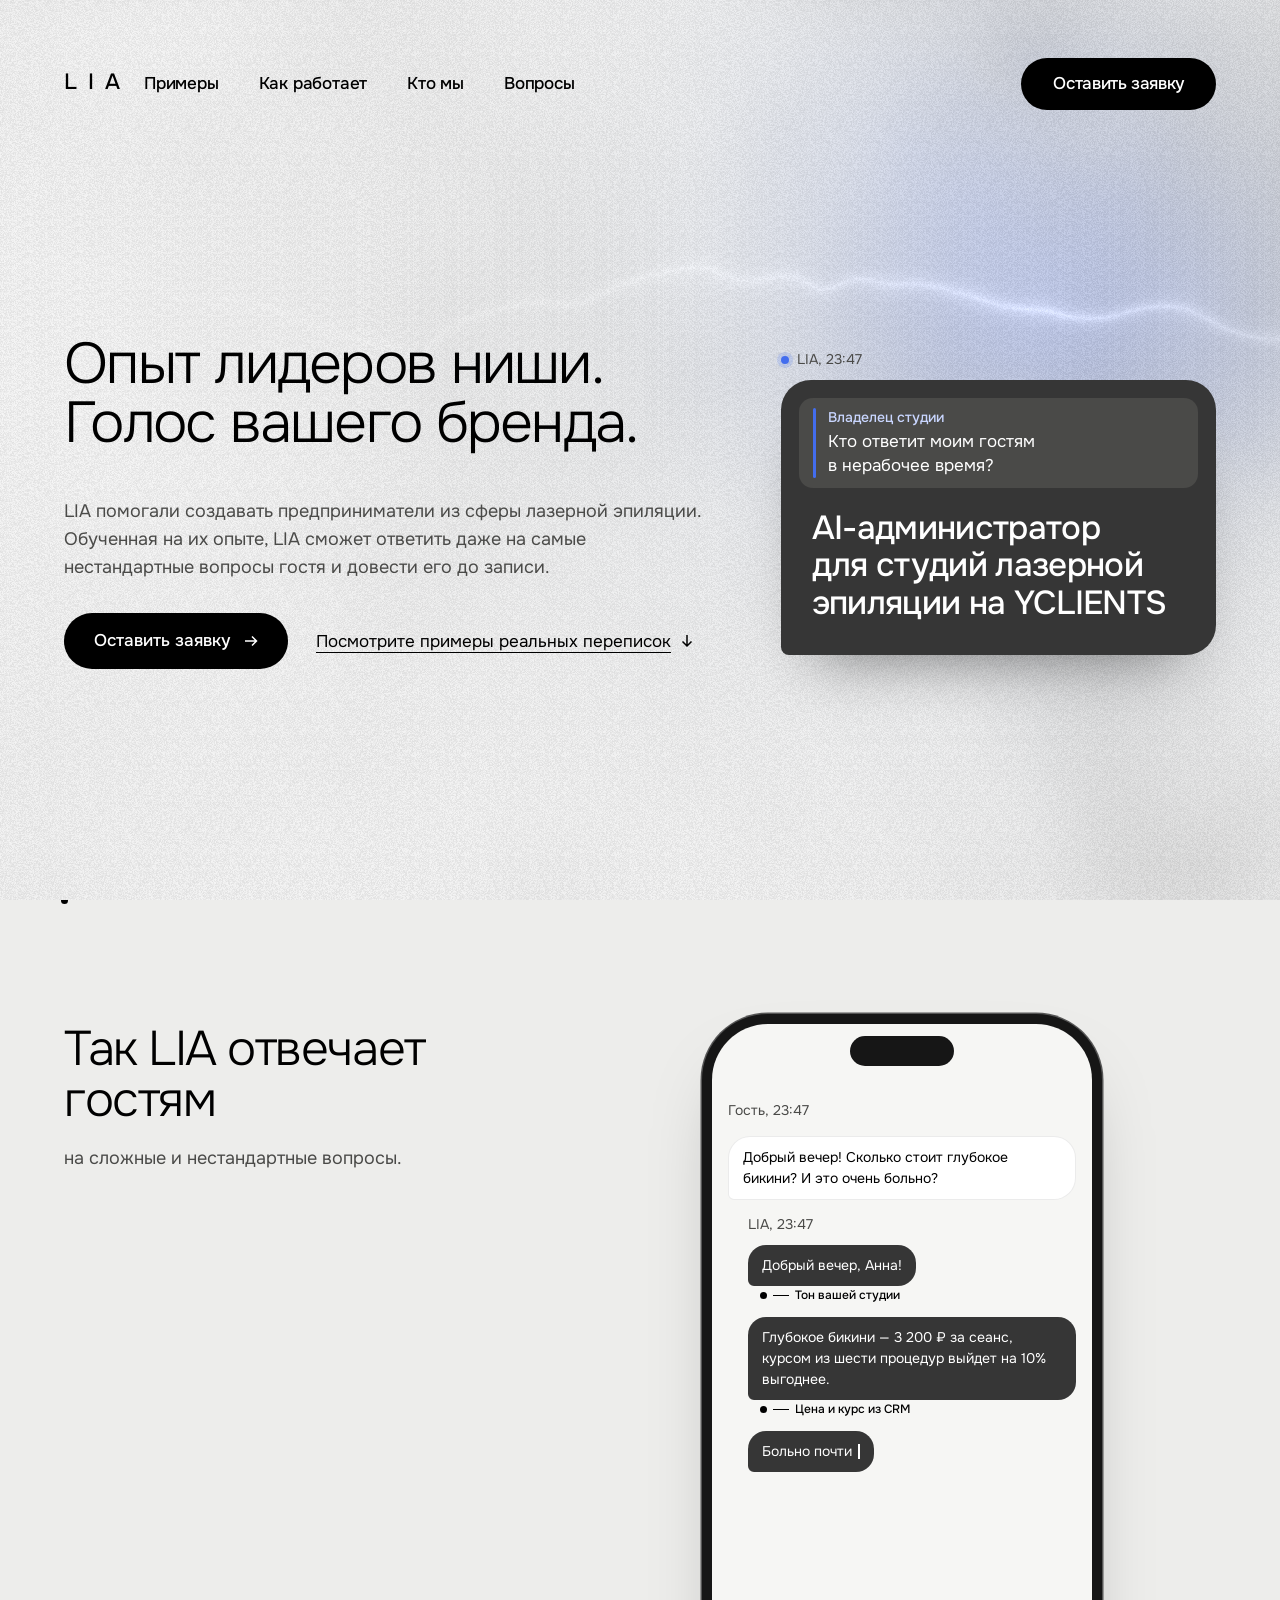
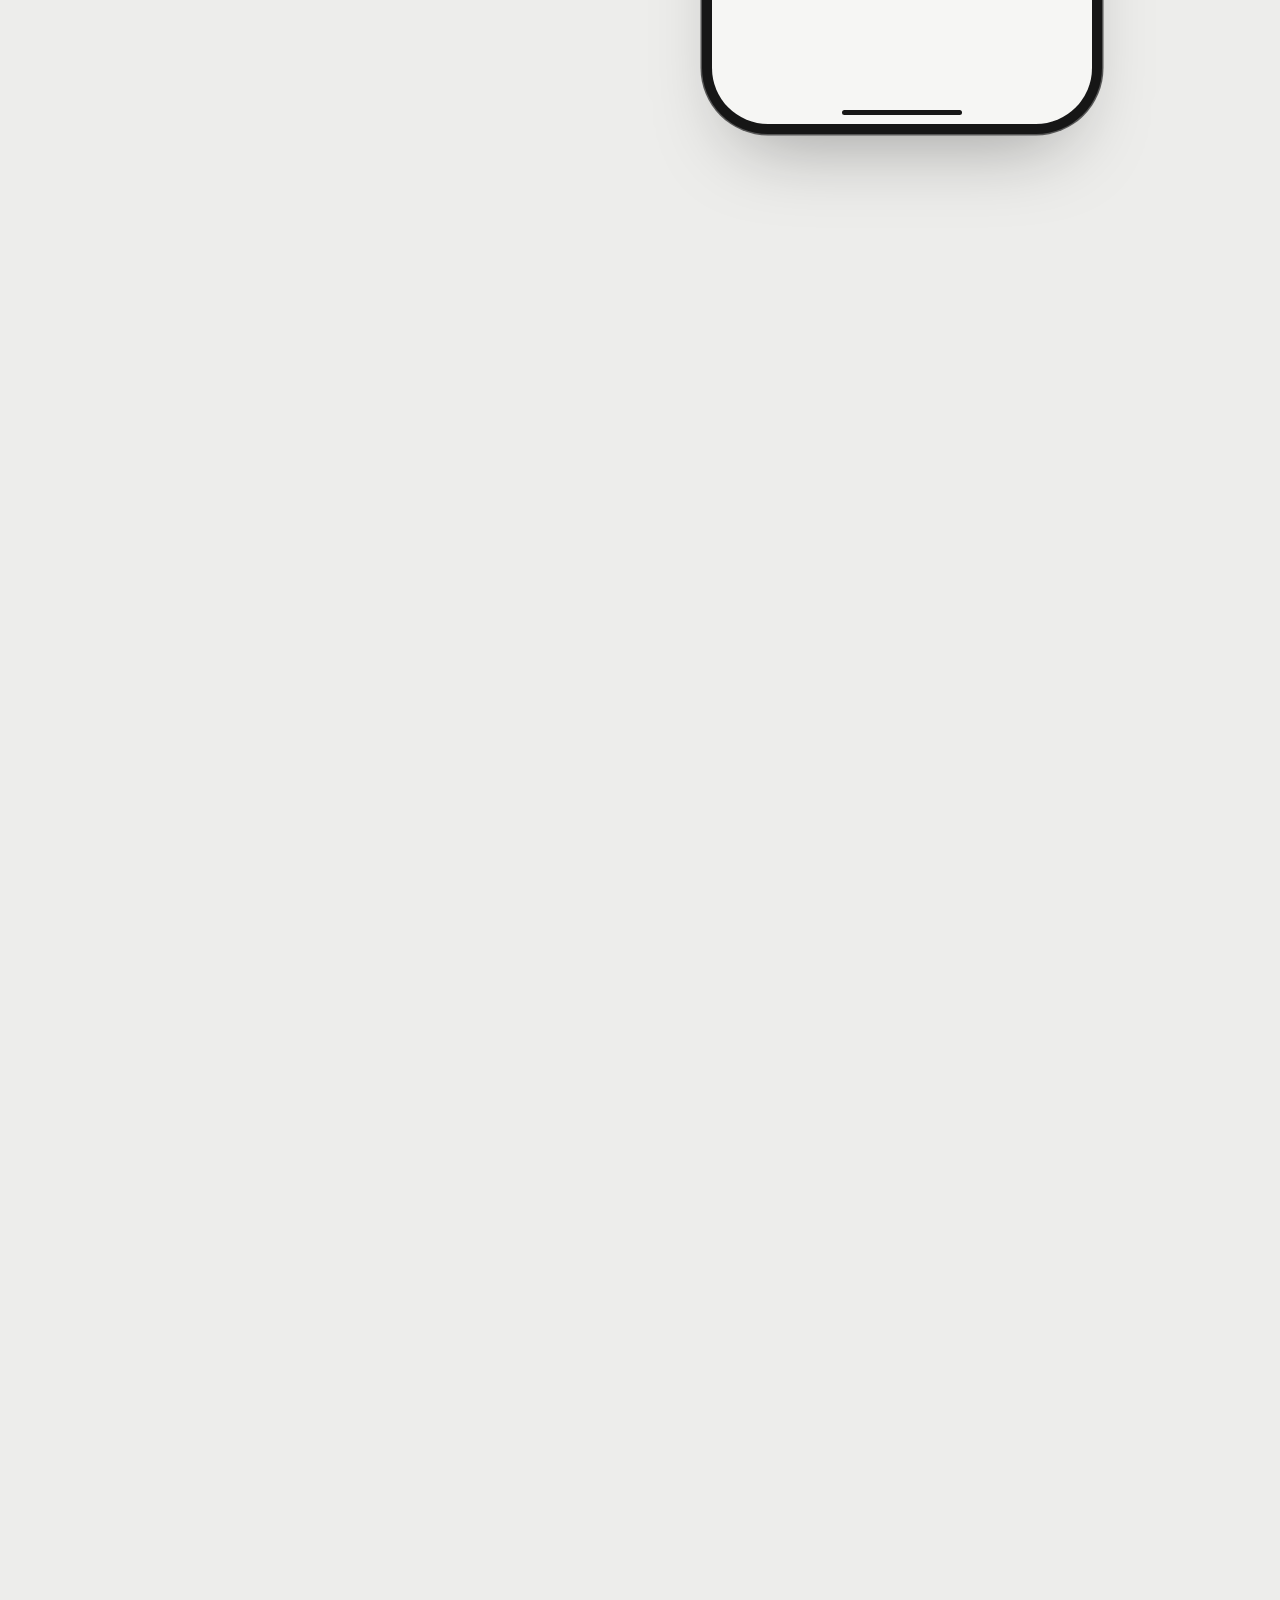
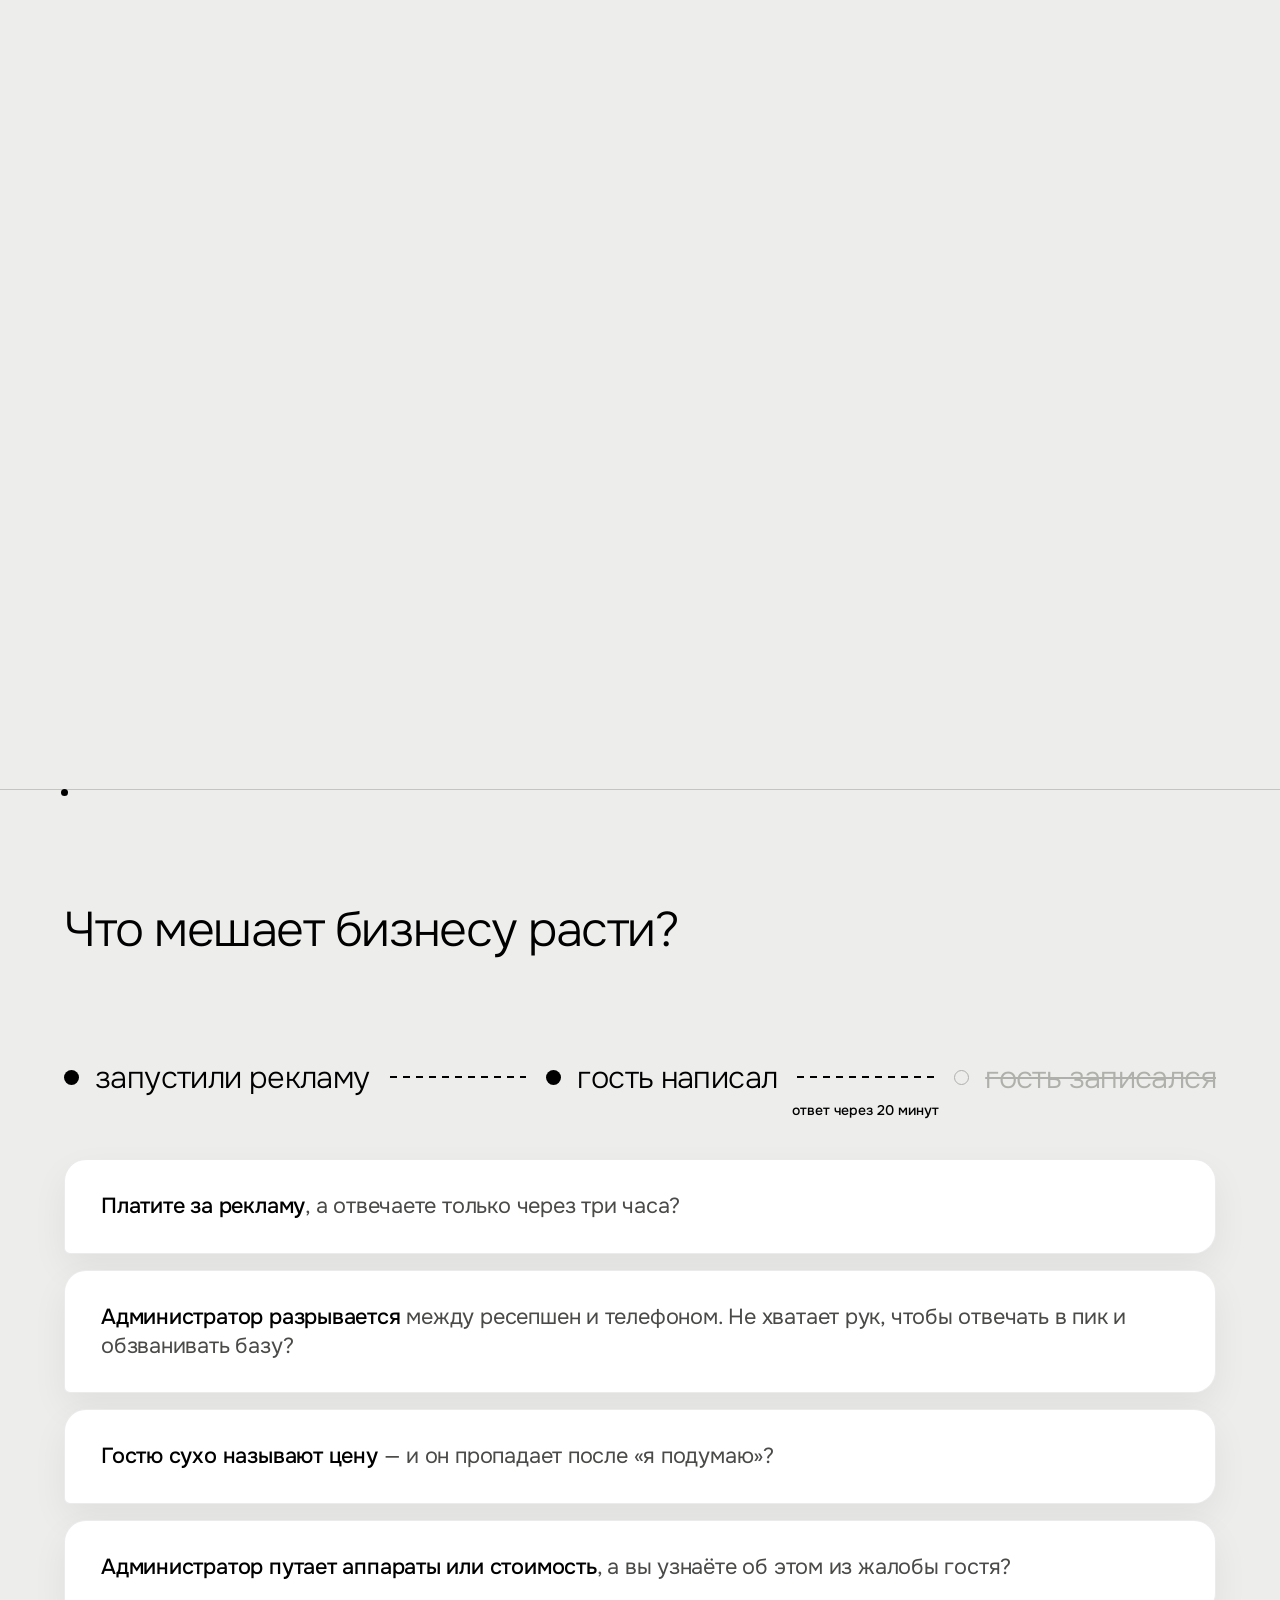
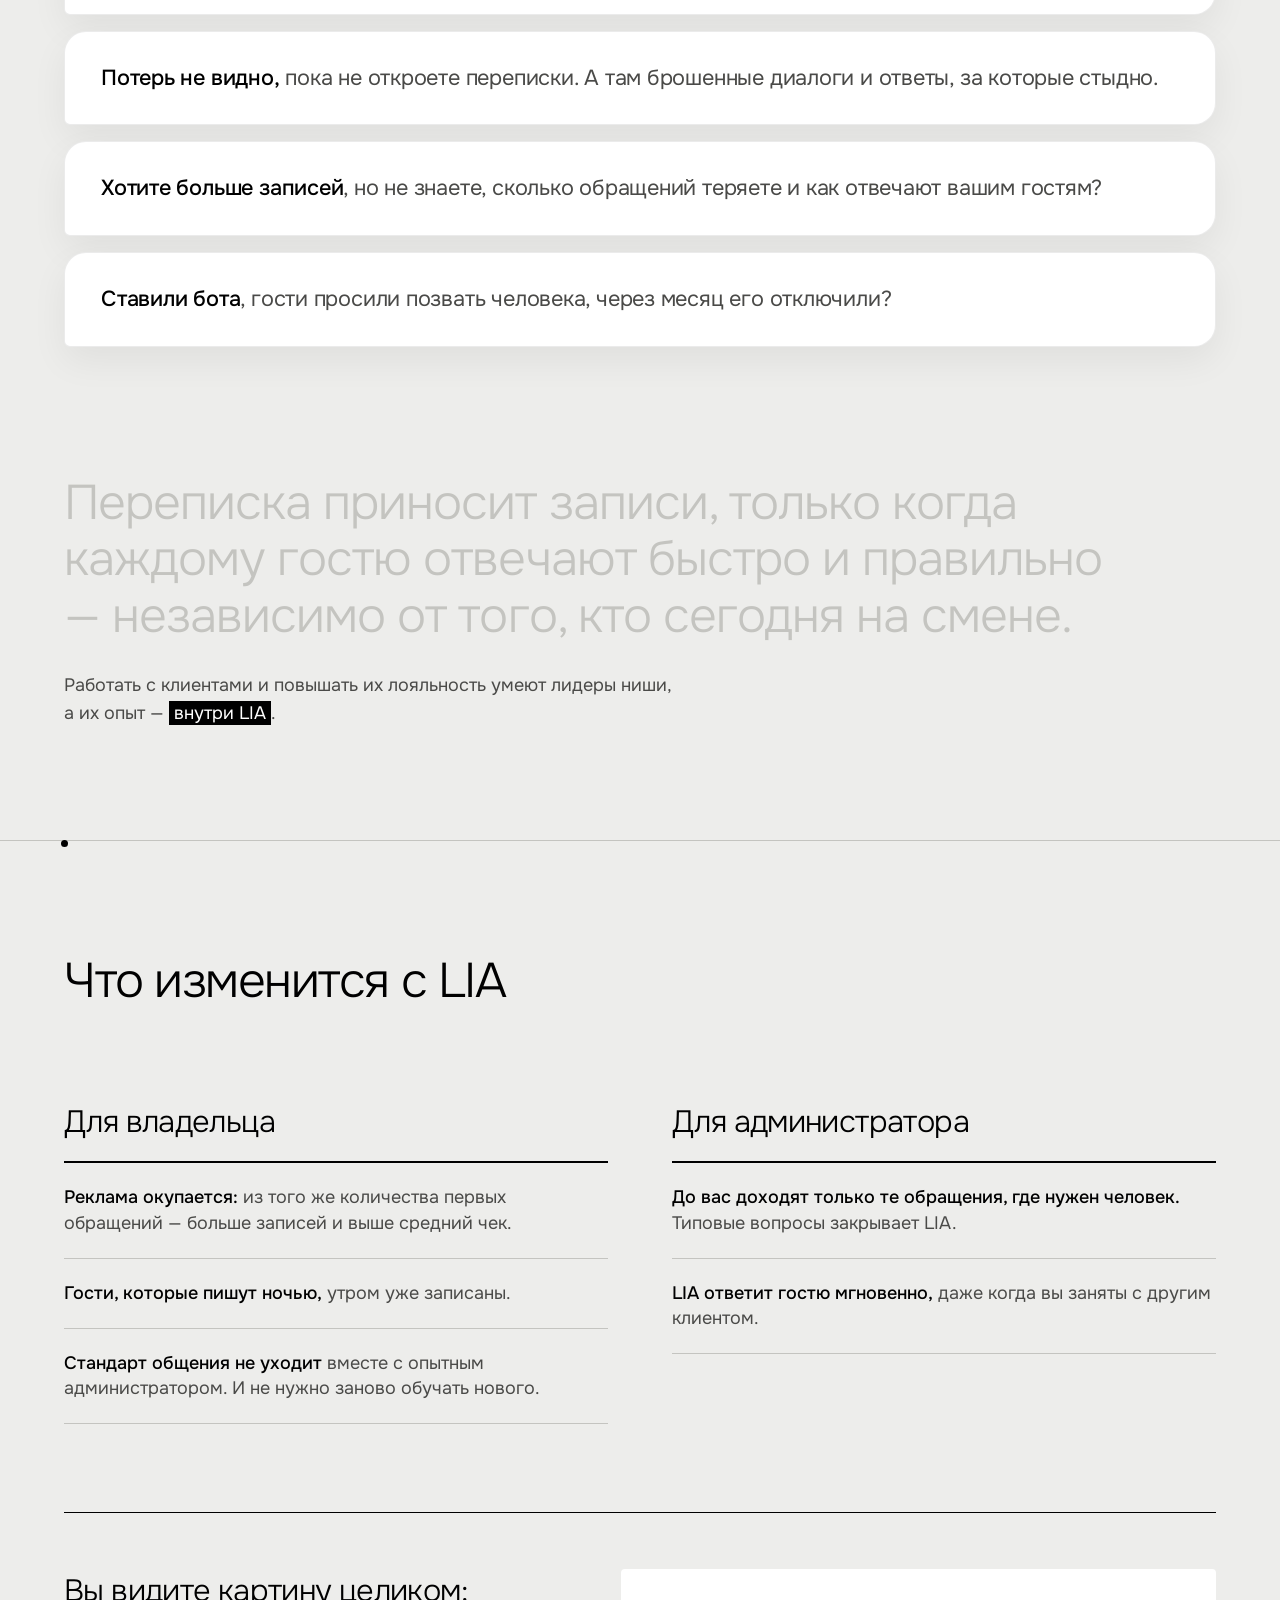
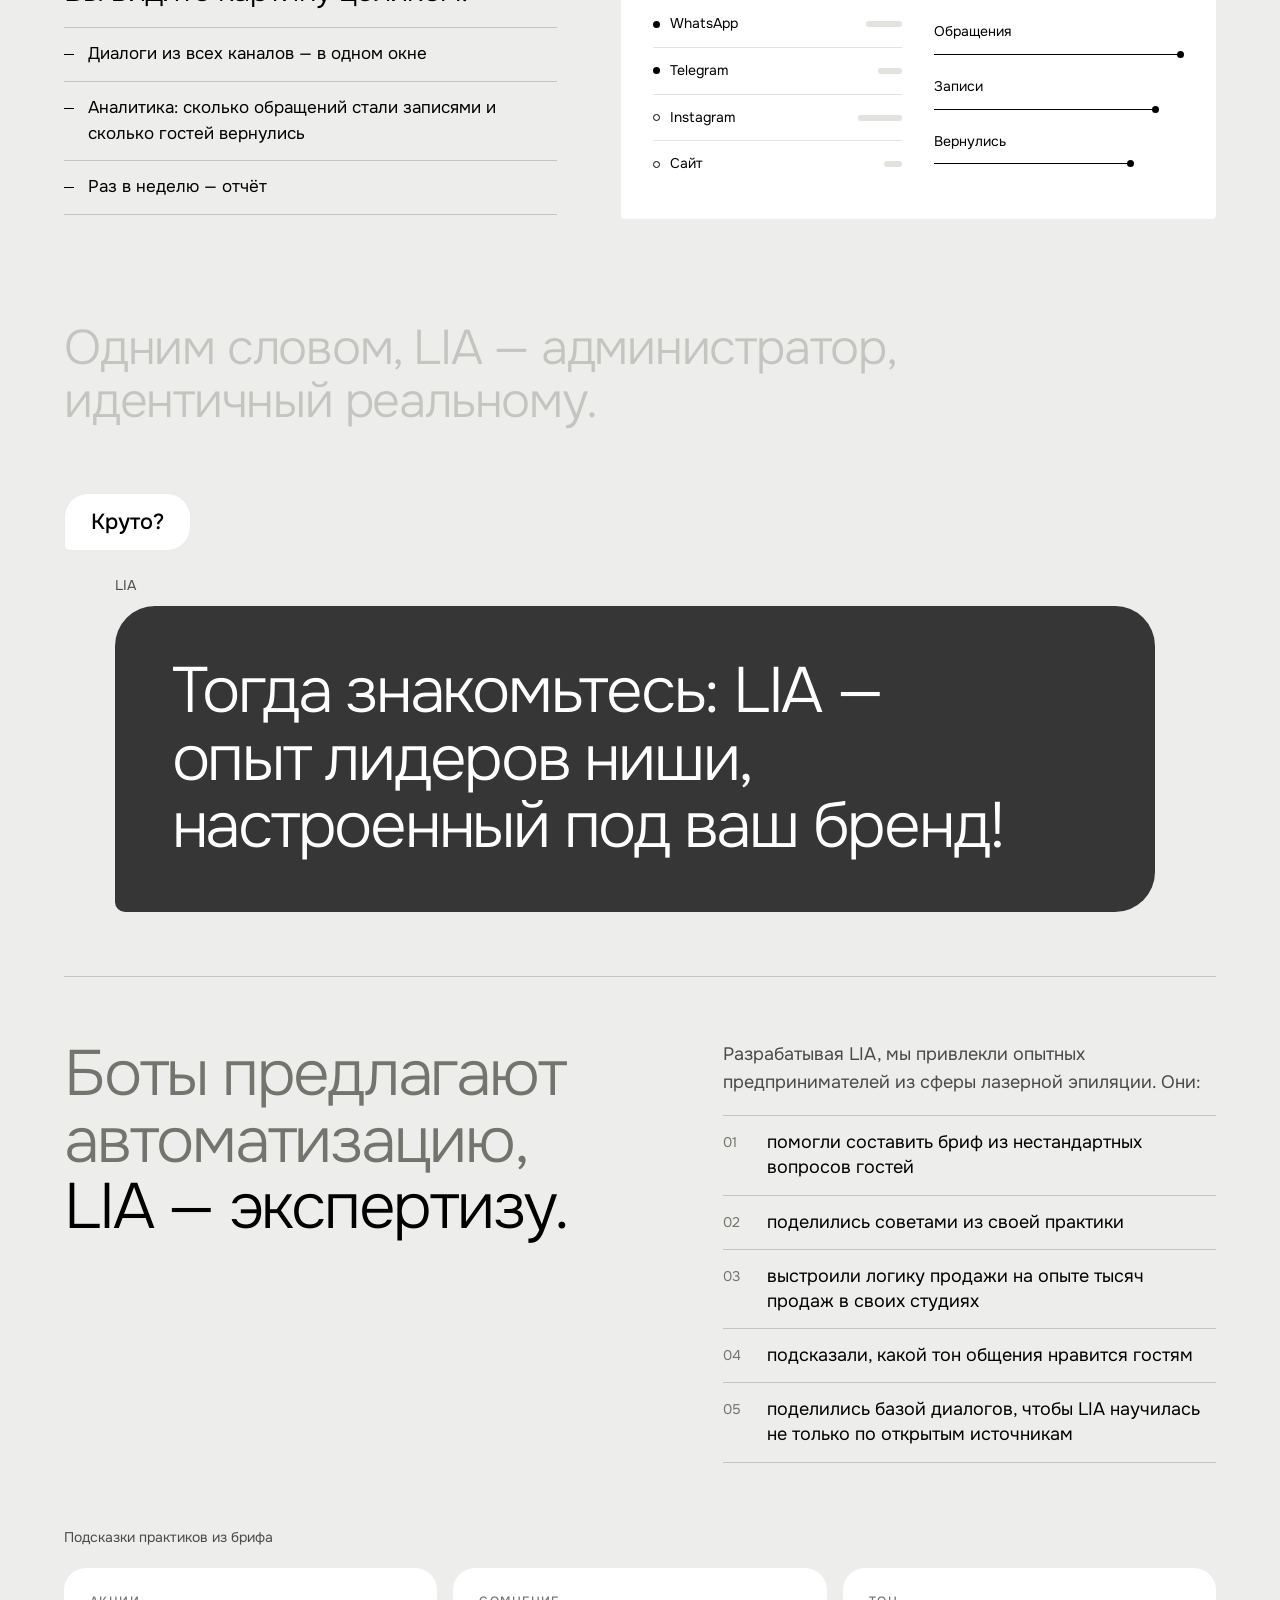
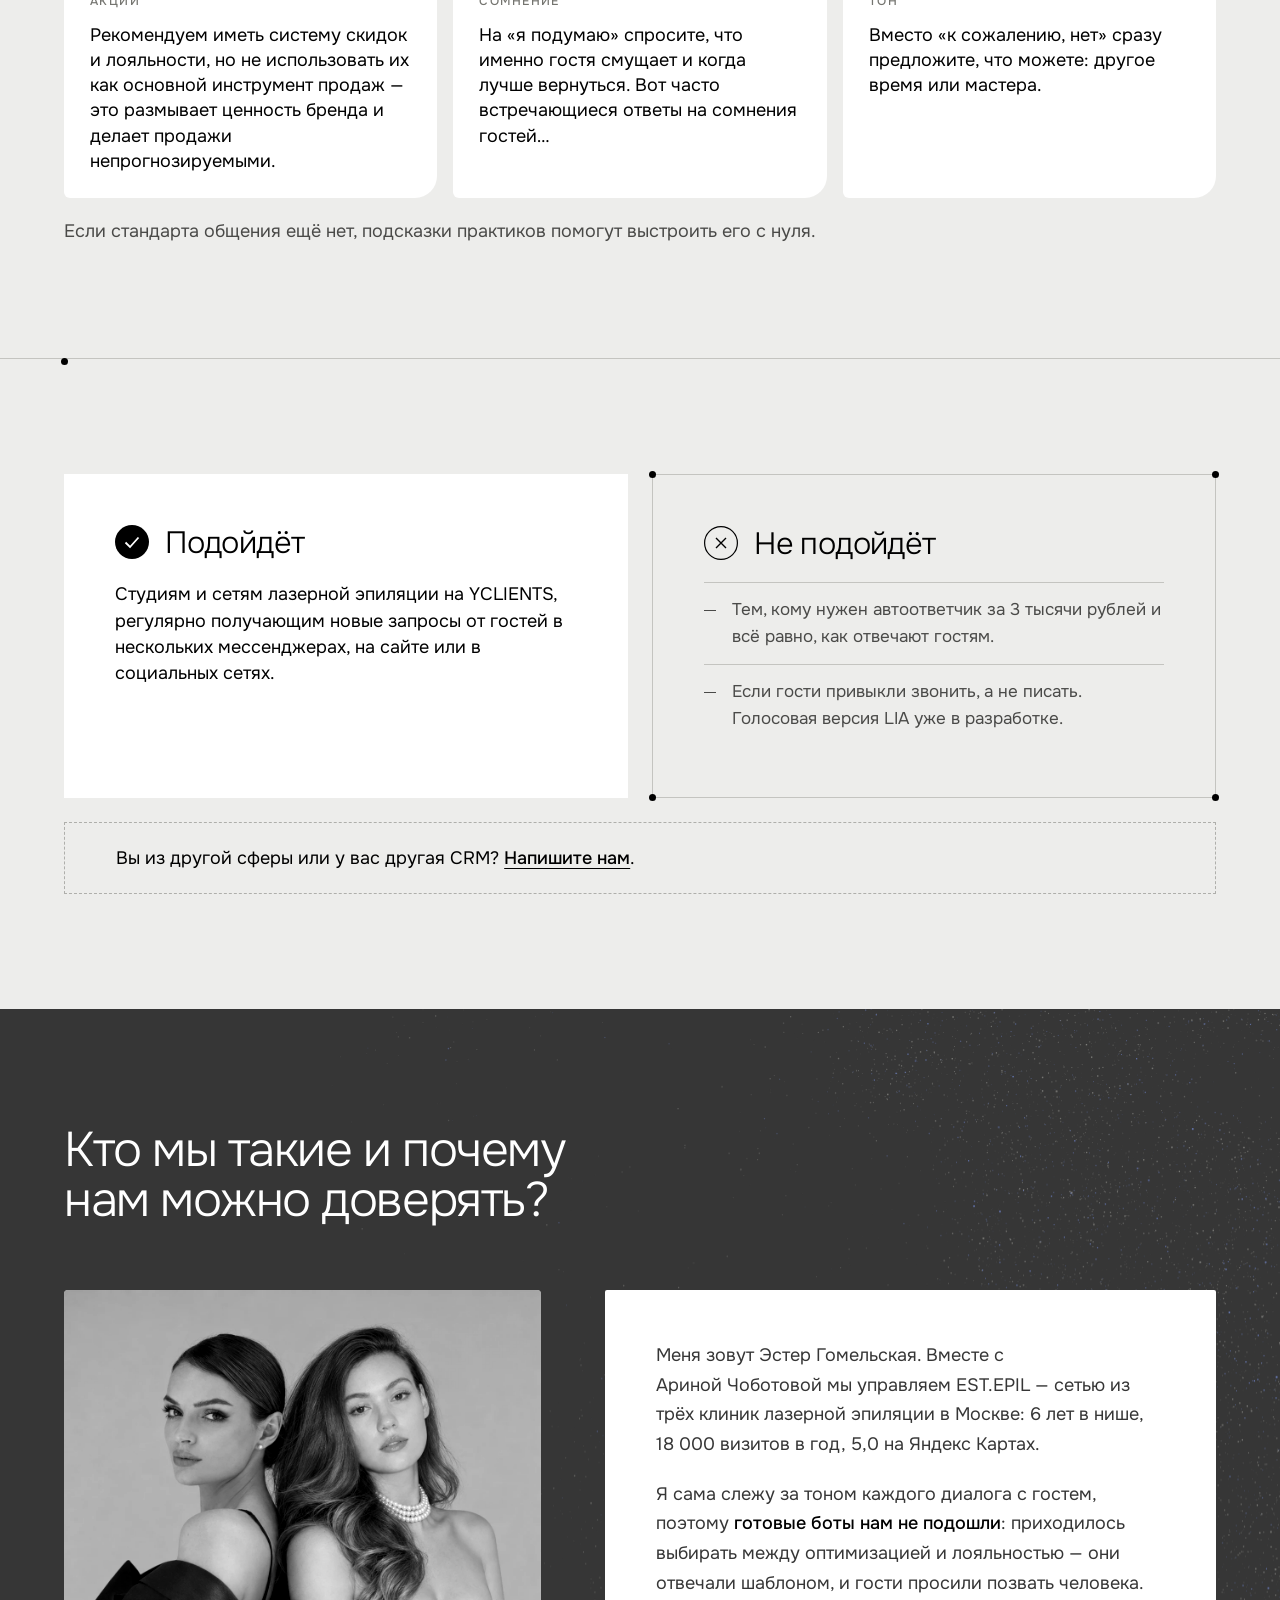
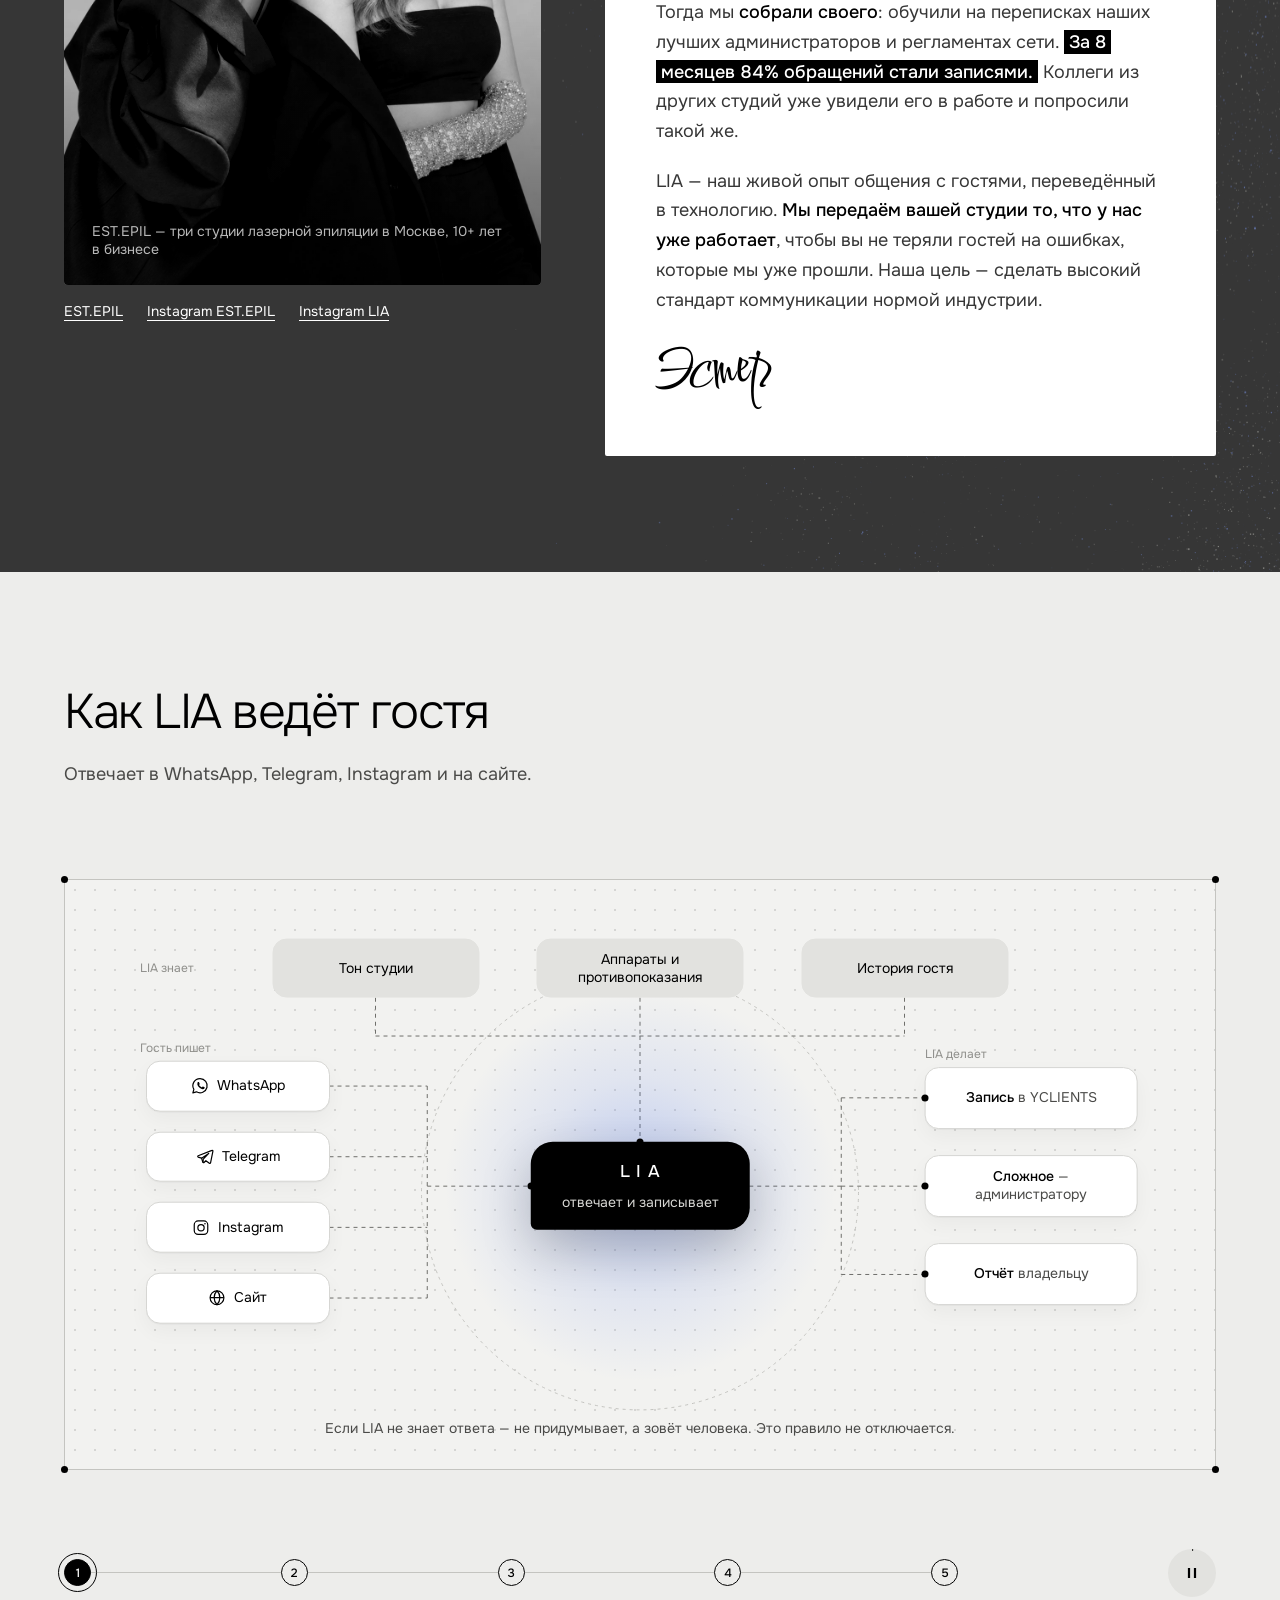
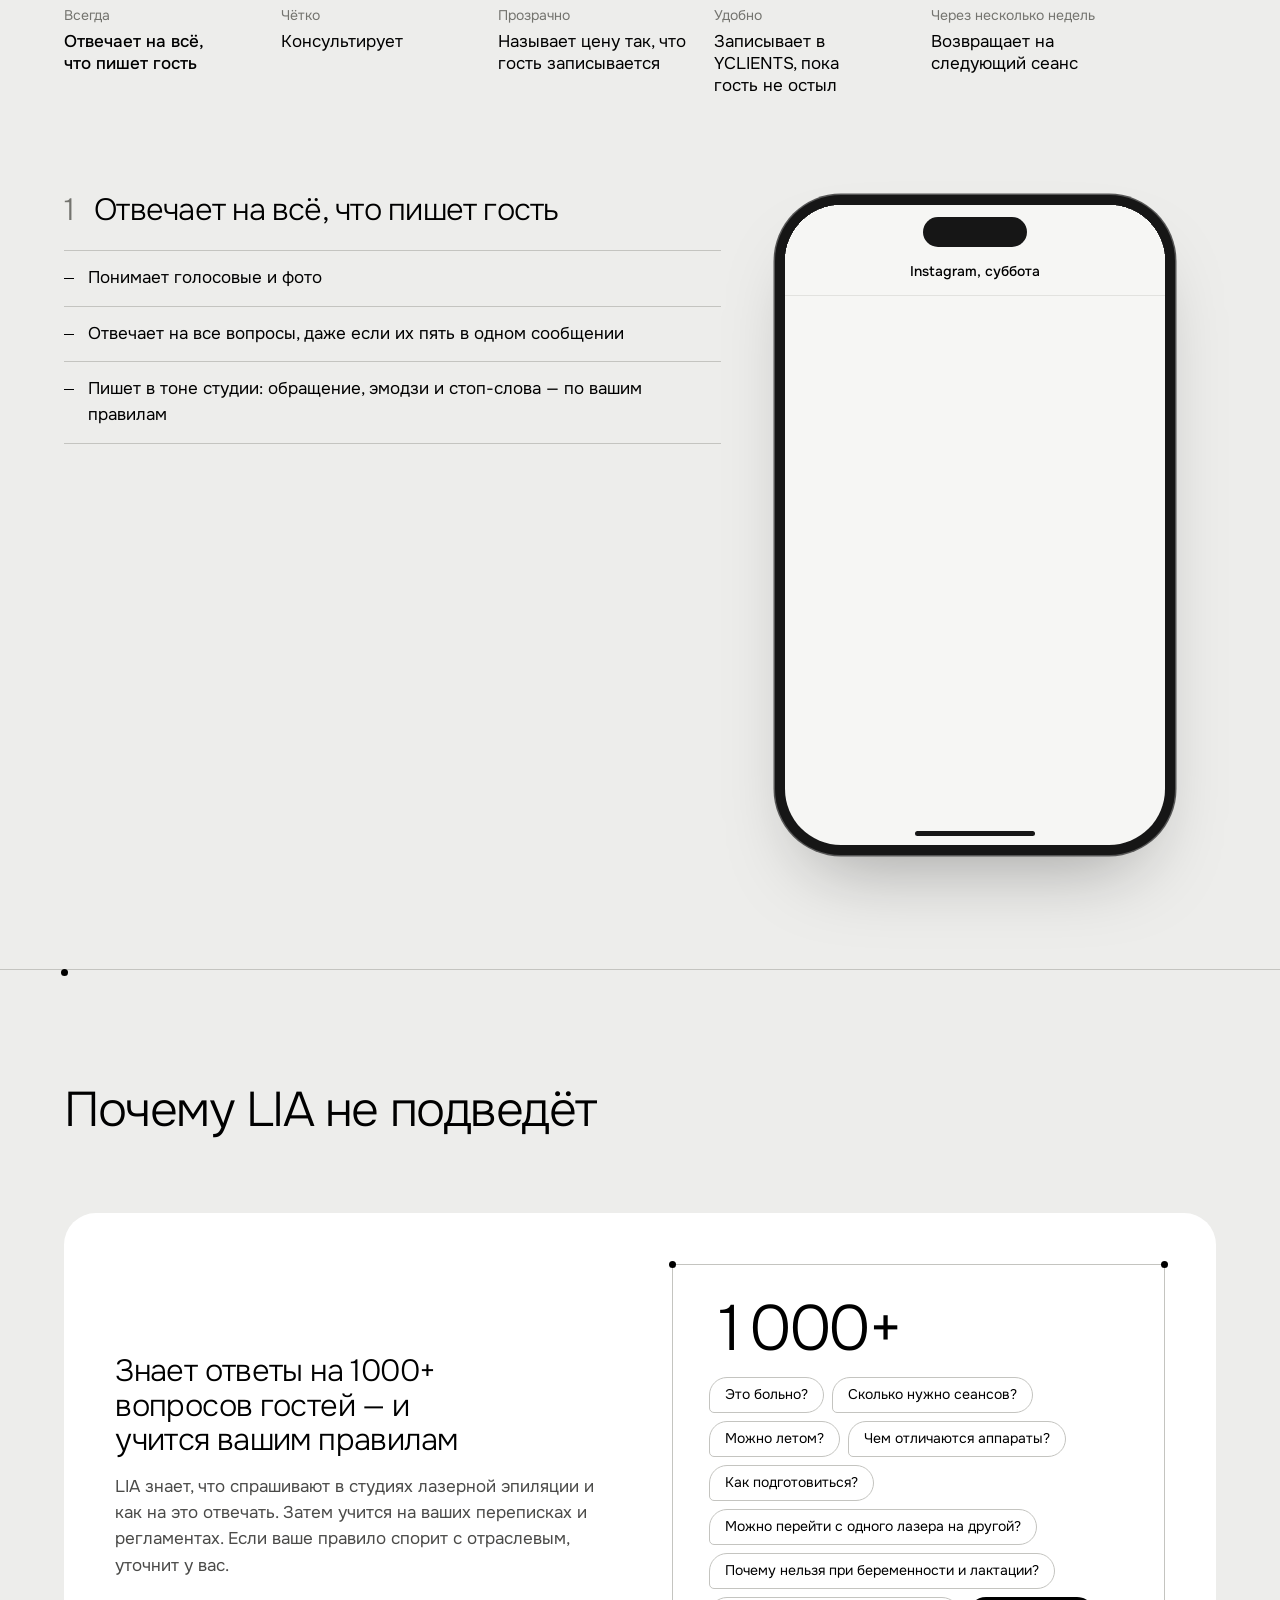
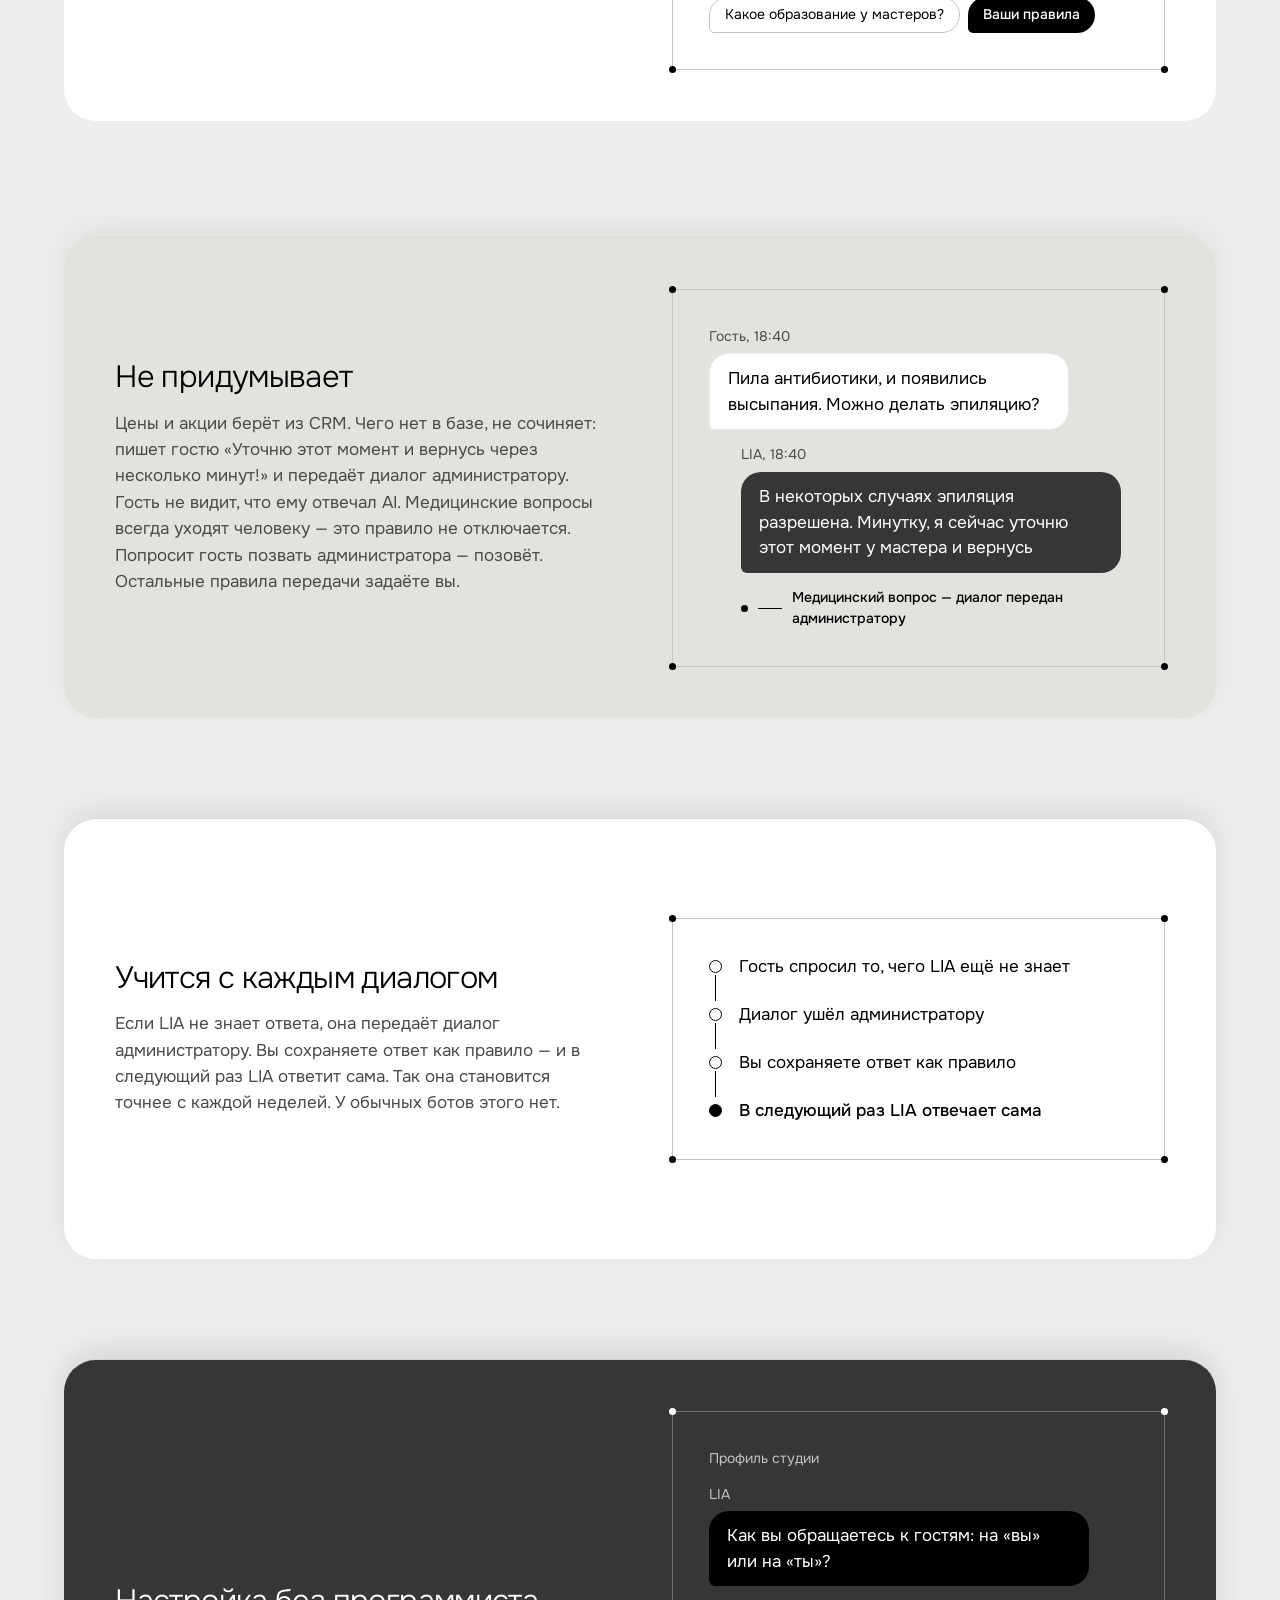
<file: index.html>
<!doctype html>
<html lang="ru">
<head>
<meta charset="utf-8">
<meta name="viewport" content="width=device-width, initial-scale=1">
<script>document.documentElement.classList.add('js')</script>
<title>LIA — AI-администратор для студий лазерной эпиляции на YCLIENTS</title>
<!-- ===== SEO. Домен: при переезде на корп-домен замените https://lia-ai.ru во всём файле, в sitemap.xml и robots.txt ===== -->
<meta name="description" content="AI-администратор отвечает гостям студии за секунды, круглосуточно и в тоне вашего бренда: цены, сомнения, запись в YCLIENTS. Первым десяти студиям — специальные условия.">
<meta name="robots" content="index, follow, max-image-preview:large">
<link rel="canonical" href="https://lia-ai.ru/">
<meta name="theme-color" content="#EDEDEB">
<link rel="icon" href="favicon.svg" type="image/svg+xml">
<!-- Превью при шаринге в Telegram, WhatsApp, соцсетях -->
<meta property="og:type" content="website">
<meta property="og:locale" content="ru_RU">
<meta property="og:site_name" content="LIA">
<meta property="og:url" content="https://lia-ai.ru/">
<meta property="og:title" content="LIA — AI-администратор для бьюти-студий">
<meta property="og:description" content="Отвечает гостям вовремя и правильно — голосом вашего бренда. Ведёт записи в YCLIENTS.">
<meta property="og:image" content="https://lia-ai.ru/og.png">
<meta property="og:image:width" content="1200">
<meta property="og:image:height" content="630">
<meta name="twitter:card" content="summary_large_image">
<meta name="twitter:title" content="LIA — AI-администратор для бьюти-студий">
<meta name="twitter:description" content="Отвечает гостям вовремя и правильно — голосом вашего бренда. Ведёт записи в YCLIENTS.">
<meta name="twitter:image" content="https://lia-ai.ru/og.png">
<!-- Шрифты: preconnect ускоряет первый рендер текста -->
<link rel="preconnect" href="https://fonts.googleapis.com">
<link rel="preconnect" href="https://fonts.gstatic.com" crossorigin>
<!-- Структурированные данные для поисковиков: кто мы + FAQ (дублирует блок «Частые вопросы» ниже; правьте оба места) -->
<script type="application/ld+json">
{
  "@context": "https://schema.org",
  "@graph": [
    {
      "@type": "Organization",
      "@id": "https://lia-ai.ru/#org",
      "name": "LIA",
      "url": "https://lia-ai.ru/",
      "description": "AI-администратор для студий лазерной эпиляции на YCLIENTS",
      "founder": [
        {"@type": "Person", "name": "Эстер Гомельская"},
        {"@type": "Person", "name": "Арина Чоботова"}
      ],
      "contactPoint": {"@type": "ContactPoint", "contactType": "sales", "url": "https://t.me/lia_ai_team_bot"}
    },
    {
      "@type": "SoftwareApplication",
      "name": "LIA",
      "applicationCategory": "BusinessApplication",
      "operatingSystem": "Web",
      "description": "AI-администратор: отвечает гостям студии лазерной эпиляции в мессенджерах и соцсетях, консультирует по ценам и аппаратам, записывает в YCLIENTS.",
      "url": "https://lia-ai.ru/",
      "provider": {"@id": "https://lia-ai.ru/#org"},
      "offers": {"@type": "Offer", "description": "Первым десяти студиям — специальные условия", "url": "https://t.me/lia_ai_team_bot?start=site_cta"}
    },
    {
      "@type": "FAQPage",
      "mainEntity": [
        {"@type": "Question", "name": "Чем LIA отличается от других ботов?", "acceptedAnswer": {"@type": "Answer", "text": "Обучена на опыте и кейсах реальных предпринимателей из ниши лазерной эпиляции; знает историю гостя и записывает прямо в диалоге; отвечает на нестандартные вопросы и редко зовёт администратора; непрерывно учится на работе с вашими гостями; понимает голосовые и фото; присылает отчёт владельцу."}},
        {"@type": "Question", "name": "В каких мессенджерах работает LIA?", "acceptedAnswer": {"@type": "Answer", "text": "WhatsApp, Telegram, Instagram и чат на сайте. Скоро — Max."}},
        {"@type": "Question", "name": "Сколько занимает настройка?", "acceptedAnswer": {"@type": "Answer", "text": "Звонок-знакомство — 20 минут, бриф — в диалоге с LIA. После брифа LIA сразу начинает отвечать гостям."}},
        {"@type": "Question", "name": "Может ли LIA делать рассылки?", "acceptedAnswer": {"@type": "Answer", "text": "LIA напоминает о записи и сама пишет гостю, когда подходит срок следующего сеанса."}},
        {"@type": "Question", "name": "Можно ли поговорить с LIA по телефону?", "acceptedAnswer": {"@type": "Answer", "text": "Пока LIA отвечает в переписке. Голосовая версия уже в разработке."}},
        {"@type": "Question", "name": "Как отключить, если не понравится?", "acceptedAnswer": {"@type": "Answer", "text": "Напишите нам — отключим. Все записи останутся в YCLIENTS."}},
        {"@type": "Question", "name": "Гости поймут, что это не человек?", "acceptedAnswer": {"@type": "Answer", "text": "LIA пишет как живой администратор вашей студии и не называет себя ботом. На прямой вопрос отвечает: «Я цифровой ассистент студии X»."}},
        {"@type": "Question", "name": "Как проверить, что LIA отвечает правильно?", "acceptedAnswer": {"@type": "Answer", "text": "Все диалоги — в кабинете, сложное уходит сотруднику, каждую запись подтверждает администратор. Раз в неделю присылаем отчёт."}},
        {"@type": "Question", "name": "А если LIA не знает ответа?", "acceptedAnswer": {"@type": "Answer", "text": "Не придумывает. Пишет гостю: «Мне нужно уточнить этот момент, вернусь к вам» — и передаёт диалог сотруднику."}},
        {"@type": "Question", "name": "Гость может прислать фото?", "acceptedAnswer": {"@type": "Answer", "text": "Да. LIA консультирует по фото, где может, остальное передаёт сотруднику."}},
        {"@type": "Question", "name": "Кто подтверждает запись?", "acceptedAnswer": {"@type": "Answer", "text": "Администратор — в кабинете LIA или в YCLIENTS."}},
        {"@type": "Question", "name": "LIA заменит администратора?", "acceptedAnswer": {"@type": "Answer", "text": "Нет. LIA снимает с команды вечерние, выходные и пиковые переписки. Спорное по-прежнему решает администратор."}},
        {"@type": "Question", "name": "Нужен ли программист?", "acceptedAnswer": {"@type": "Answer", "text": "Нет. Достаточно брифа в диалоге с LIA и звонка-знакомства — на нём подскажем, как всё настроить."}},
        {"@type": "Question", "name": "Сколько стоит LIA?", "acceptedAnswer": {"@type": "Answer", "text": "Цена зависит от числа диалогов и в несколько раз ниже ставки ещё одного администратора."}}
      ]
    }
  ]
}
</script>
<!--
  Лендинг LIA. Как редактировать:
  • Тексты — обычный HTML ниже: правьте прямо внутри тегов.
  • Примеры переписок (первый экран, «Переписка студии», чаты к шагам 1–5) тоже лежат в разметке.
    Реплики LIA печатаются анимацией из того текста, что написан в HTML.
  • Второй вариант заголовка лежит в комментарии на первом экране.
  • Цвет свечения под курсором и зернистость фона — в начале скрипта внизу файла (NICHE, GRAIN).
  • Заявка и «напишите нам» ведут в Telegram-бот https://t.me/lia_ai_team_bot.
  • Ссылки вида #instagram-lia, #instagram-est-epil, #est-epil — заглушки: замените на настоящие адреса.
-->
<link href="https://fonts.googleapis.com/css2?family=Onest:wght@300;400;500&family=Comforter&display=swap" rel="stylesheet">
<style>
/* ===== «Как LIA ведёт гостя»: схема для десктопа (на телефоне — вертикальная .m-scheme) ===== */
.dscheme{position:relative;margin:0;aspect-ratio:1.95/1;border:1px solid #C4C4C0;background:#F2F2F0 radial-gradient(rgba(0,0,0,0.12) 1px,transparent 1.3px) 0 0/20px 20px}
.ds-c{position:absolute;width:7px;height:7px;border-radius:50%;background:#000}
.ds-lines{position:absolute;left:0;top:0;width:100%;height:100%;overflow:visible}
.ds-lines line{stroke:#9A9A96;stroke-width:1;stroke-dasharray:4 4;vector-effect:non-scaling-stroke}
.ds-ring{fill:none;stroke:#C4C4C0;stroke-width:1;stroke-dasharray:3 4;vector-effect:non-scaling-stroke}
.ds-glow{position:absolute;width:34%;aspect-ratio:1;border-radius:50%;transform:translate(-50%,-50%);background:radial-gradient(closest-side,rgba(67,109,238,0.30),rgba(67,109,238,0.10) 55%,rgba(67,109,238,0) 100%);pointer-events:none}
.ds-lbl{position:absolute;transform:translateY(-50%);font-size:var(--fs-micro);color:#8E8E8A;white-space:nowrap}
.ds-card{position:absolute;transform:translate(-50%,-50%);display:flex;align-items:center;justify-content:center;padding:0 12px;text-align:center;border-radius:14px;background:#FFFFFF;border:1px solid #D6D6D3;box-shadow:0 1px 0 rgba(0,0,0,.03),0 8px 20px rgba(0,0,0,.04);font-size:var(--fs-small);line-height:1.25;color:#000}
.ds-know{background:#E2E2DF;border-color:#E2E2DF;box-shadow:none}
.ds-out{color:#4A4A48}
.ds-out b{font-weight:500;color:#000}
.ds-core{position:absolute;transform:translate(-50%,-50%);display:flex;flex-direction:column;align-items:center;justify-content:center;gap:6px;border-radius:22px 22px 22px 6px;background:#000;color:#fff;box-shadow:0 18px 50px rgba(0,0,0,.22)}
.ds-logo{font-size:var(--fs-body);font-weight:500;letter-spacing:.36em;padding-left:.36em}
.ds-sub{font-size:var(--fs-small);color:#D6D6D3}
.ds-dot{position:absolute;width:7px;height:7px;border-radius:50%;background:#000;transform:translate(-50%,-50%)}
.ds-note{position:absolute;left:0;right:0;bottom:5%;text-align:center;font-size:var(--fs-small);color:#4A4A48}
/* на десктопе схема заменяет строку плашек каналов */
@media (min-width:981px){#kak > div:first-child > div > div[aria-hidden]{display:none !important}}
@media (max-width:980px){.dscheme{display:none}.kak-sub{display:none}}
/* Шкала шрифтов: 8 ступеней, вес тонкий (300) у крупных, 400–500 у текста. Меняйте размер здесь, а не в элементах */
:root{--fs-display:clamp(40px,5vw,72px);--fs-h2:clamp(32px,3.8vw,52px);--fs-h3:clamp(24px,2.4vw,34px);--fs-lead:clamp(20px,1.7vw,24px);--fs-intro:clamp(18px,1.4vw,20px);--fs-body:17px;--fs-small:14px;--fs-micro:12px}
@media (max-width:980px){:root{--fs-display:clamp(30px,8.4vw,40px);--fs-h2:clamp(28px,7.6vw,34px);--fs-h3:22px;--fs-lead:19px;--fs-intro:17px;--fs-body:16px;--fs-small:13px;--fs-micro:12px}}
/* Единая сетка отступов: --sec — вертикальный паддинг секций, --pad-x — боковой, --gap — заголовок→контент */
:root{--sec:clamp(80px,9vw,140px);--pad-x:clamp(20px,5vw,64px);--gap:clamp(40px,5vw,64px);--gap-lg:clamp(48px,6vw,80px)}
body{margin:0;background:#EDEDEB}
*{box-sizing:border-box}
a{color:#000}a:hover{color:#4A4A48}
::selection{background:#436DEE;color:#fff}
:focus-visible{outline:2px solid #000;outline-offset:3px}
.on-dark :focus-visible{outline-color:#fff}
.on-dark a{color:#fff}.on-dark a:hover{color:#D6D6D3}
.nav-links{display:flex}
@media (max-width:860px){.nav-links{display:none}}
.lia-row{display:grid;grid-template-columns:minmax(0,1fr) 196px;align-items:start}
.lia-bg{position:absolute;top:0;bottom:0;left:0;right:196px;background:#363636;border-radius:22px 22px 22px 6px}
.lia-anno{gap:6px !important}.lia-anno > span:nth-child(2){width:16px !important}.lia-anno > span:last-child{font-size:var(--fs-micro) !important;line-height:1.25 !important}
@media (max-width:760px){.lia-row{grid-template-columns:minmax(0,1fr)}.lia-anno{display:none !important}.lia-bg{right:0}}
.sticky-spec{position:sticky !important;top:140px}
@media (max-width:980px){.sticky-spec{position:relative !important;top:auto !important}}
.caret{display:inline-block;width:2px;height:1.05em;background:currentColor;vertical-align:-0.18em;margin-left:2px;animation:lia-blink 1s steps(1) infinite}
@keyframes lia-blink{50%{opacity:0}}
.dots{display:inline-flex;gap:4px}
.dots i{display:block;width:6px;height:6px;border-radius:50%;background:#000;animation:lia-dot 1.1s infinite ease-in-out}
.dots i:nth-child(2){animation-delay:.15s}.dots i:nth-child(3){animation-delay:.3s}
@keyframes lia-dot{0%,80%,100%{opacity:.2}40%{opacity:1}}
.rise{animation:lia-rise .55s cubic-bezier(.2,.7,.2,1) both}
@keyframes lia-rise{from{opacity:0;transform:translateY(8px)}to{opacity:1;transform:none}}
.btn-dark:hover{background:#363636 !important;color:#FFFFFF !important}
.btn-light:hover{background:#E2E2DF !important;color:#000000 !important}
.mark{background:#000;color:#fff;padding:.04em .28em;-webkit-box-decoration-break:clone;box-decoration-break:clone}
.sr{position:absolute;width:1px;height:1px;overflow:hidden;clip:rect(0 0 0 0);white-space:nowrap}
:root{--spring:cubic-bezier(.33,1.42,.05,.96);--expo:cubic-bezier(.19,1,.22,1);--bounce:linear(0,.009,.035 2.1%,.141,.281 6.7%,.723 12.9%,.938 16.7%,1.017,1.077,1.121,1.149 24.3%,1.159,1.163,1.161,1.154 29.9%,1.129 32.8%,1.051 39.6%,1.017 43.1%,.991,.977 51%,.974 53.8%,.975 57.1%,.997 69.8%,1.003 76.9%,1.004 83.8%,1)}
[hidden]{display:none !important}
[data-count]{font-variant-numeric:tabular-nums}
.pain-lead{font-weight:500}.pain-rest{color:#4A4A48}
.chain-label{transition:color .5s ease}.chain-dot{transition:background .3s ease,border-color .5s ease !important}
.chain-note{opacity:0}
.btn-dark,.btn-light{transition:background .2s ease,transform .5s var(--bounce) !important}
.btn-dark:hover,.btn-light:hover{transform:scale(1.04)}
.btn-dark:active,.btn-light:active{transform:scale(.97)}
@media (max-width:760px),(max-height:700px){.why-card{position:relative !important;top:auto !important}}
@media (prefers-reduced-motion:reduce){.btn-dark,.btn-light{transition:none !important}}
/* ===== Шапка 1:1 с jitter.video: размеры и поведение ===== */
:root{--quad:cubic-bezier(.25,.46,.45,.94);--overshoot:cubic-bezier(.33,1.42,.05,.96);--jbounce:linear(0 0%, 0.255 1%, 0.4449 2%, 0.6018 3%, 0.7355 4%, 0.8513 5%, 0.9525 6%, 1.0413 7%, 1.1195 8%, 1.1881 9%, 1.2484 10%, 1.3011 11%, 1.3468 12%, 1.3862 13%, 1.4198 14%, 1.4479 15%, 1.4709 16%, 1.4892 17%, 1.503 18%, 1.5126 19%, 1.5182 20%, 1.52 21%, 1.5189 22%, 1.5156 23%, 1.5101 24%, 1.5025 25%, 1.4929 26%, 1.4817 27%, 1.469 28%, 1.4552 29%, 1.4406 30%, 1.4254 31%, 1.4099 32%, 1.3943 33%, 1.3787 34%, 1.3633 35%, 1.3481 36%, 1.3333 37%, 1.3188 38%, 1.3048 39%, 1.2912 40%, 1.278 41%, 1.2653 42%, 1.253 43%, 1.2412 44%, 1.2298 45%, 1.2188 46%, 1.2083 47%, 1.1981 48%, 1.1883 49%, 1.1789 50%, 1.1698 51%, 1.1611 52%, 1.1528 53%, 1.1447 54%, 1.137 55%, 1.1296 56%, 1.1225 57%, 1.1156 58%, 1.1091 59%, 1.1028 60%, 1.0967 61%, 1.0909 62%, 1.0854 63%, 1.0801 64%, 1.075 65%, 1.0701 66%, 1.0654 67%, 1.061 68%, 1.0567 69%, 1.0526 70%, 1.0488 71%, 1.0451 72%, 1.0415 73%, 1.0382 74%, 1.035 75%, 1.032 76%, 1.0292 77%, 1.0265 78%, 1.0239 79%, 1.0215 80%, 1.0193 81%, 1.0172 82%, 1.0152 83%, 1.0134 84%, 1.0117 85%, 1.0101 86%, 1.0086 87%, 1.0073 88%, 1.0061 89%, 1.005 90%, 1.004 91%, 1.0032 92%, 1.0024 93%, 1.0018 94%, 1.0012 95%, 1.0008 96%, 1.0004 97%, 1.0002 98%, 1 99%, 1 100%)}
.jh{position:fixed;top:0;left:0;right:0;z-index:50;pointer-events:none;letter-spacing:-0.396px;transition:transform 1.2s var(--expo)}
.jh-wrap{position:relative;width:calc(min(1280px,100%) - 2*clamp(20px,5vw,64px));margin:0 auto;padding-top:39px}
.jh-plate{position:absolute;z-index:0;top:39px;left:50%;width:calc(100% + 60px);height:90px;background:#FFFFFF;border-bottom:1px solid #F2F1F3;border-radius:20px;box-shadow:rgba(0,0,0,0) 0 62px 17px,rgba(0,0,0,.01) 0 40px 16px,rgba(0,0,0,.02) 0 22px 13px,rgba(0,0,0,.04) 0 10px 10px,rgba(0,0,0,.04) 0 2px 5px;opacity:0;transform:translate(-50%,-34.5px);will-change:transform;transition:opacity .2s var(--quad),transform .5s var(--expo) .2s,box-shadow .5s var(--quad),border-radius .5s var(--quad)}
.jh-row{position:relative;z-index:1;display:flex;align-items:center;justify-content:space-between;height:90px}
.jh-left{display:flex;align-items:center;gap:24px;pointer-events:auto}
.jh-logo{position:relative;top:-2px;display:block;font-size:22px;font-weight:500;line-height:28px;letter-spacing:.5em;margin-right:-.5em;color:#000000;text-decoration:none}
.jh-logo:hover{color:#19171C}
.jh-links{display:flex}
.jh-link{display:flex;align-items:center;height:90px;padding:0 20px;font-size:var(--fs-body);font-weight:500;line-height:24px;letter-spacing:-0.2px;color:#000000;text-decoration:none}
.jh-link:first-child{padding-left:0}
.jh-link:hover{color:#19171C}
.jh-links:hover .jh-link:not(:hover){opacity:.35}
.jh-logo,.jh-link{transition:transform .8s var(--overshoot),opacity .3s var(--quad)}
.jh-right{position:relative;display:flex;align-items:center;gap:30px;pointer-events:auto}
.jh-cta{position:relative;z-index:2;transition:transform .8s var(--overshoot)}
.jh-btn{display:inline-flex;padding:0;border:0;background:none;font:inherit;color:#FFFFFF;text-decoration:none;cursor:pointer;-webkit-tap-highlight-color:transparent}
.jh-btn:hover{color:#FFFFFF}
.jh-btn-in{display:inline-flex;align-items:center;justify-content:center;gap:10px;height:52px;padding:8px 32px;border-radius:50px;background:#000000;color:#FFFFFF;font-size:var(--fs-body);font-weight:500;line-height:18px;letter-spacing:-0.36px;white-space:nowrap;transition:transform .3s var(--jbounce),background-color .3s var(--quad),color .3s var(--quad)}
.jh-btn:hover .jh-btn-in{transform:scale(1.05);transition:transform .6s var(--jbounce),background-color .3s var(--quad),color .3s var(--quad)}
.jh-btn:active .jh-btn-in{transform:scale(.9);transition:transform .1s linear}
.jh-burger{position:absolute;right:0;top:50%;transform:translateY(-50%) scale(0);transition:transform .8s var(--overshoot)}
.jh-burger .jh-btn-in{width:52px;padding:0}
.jh-burger .i-close{display:none}
.jh.menu-open .jh-burger .i-close{display:block}
.jh.menu-open .jh-burger .i-burger{display:none}
.jh-menu{display:none}
.jh.is-sticky .jh-plate{opacity:1;transform:translate(-50%,-140px);transition:opacity .3s var(--quad),transform .75s var(--expo),box-shadow .5s var(--quad),border-radius .5s var(--quad)}
.jh.is-sticky.is-min .jh-plate{box-shadow:none !important}
.jh.is-sticky.is-min:not(.was-sticky) .jh-plate{opacity:0 !important}
.jh.show-bg .jh-plate{transform:translate(-50%,0);transition:opacity .3s var(--quad),transform .75s var(--overshoot),box-shadow .5s var(--quad),border-radius .5s var(--quad)}
.jh.is-sticky.is-min .jh-logo,.jh.is-sticky.is-min .jh-link{transform:translateY(-130px)}
.jh.is-sticky.is-min .jh-left{pointer-events:none}
@media (min-width:1025px){
.jh.is-sticky.is-min .jh-cta{transform:translateX(-67px)}
.jh.is-sticky.is-min .jh-burger{transform:translateY(-50%) scale(1)}
}
@media (min-width:1441px){
.jh{letter-spacing:-0.4px}
.jh-wrap{width:calc(min(1280px,100%) - 2*clamp(20px,5vw,64px))}
.jh-plate{top:34.5px;width:calc(100% + 80px);height:100px}
.jh-wrap{padding-top:34.5px}
.jh-row{height:100px}
.jh-left{gap:40px}
.jh-link{height:100px;padding:0 24px}
}
@media (max-width:1024px){
.jh-wrap{width:calc(100% - 2*clamp(20px,5vw,64px) - 20px)}
.jh-plate{top:15px;width:calc(100% + 20px);height:70px;border-radius:10px;transition:border-radius .5s var(--quad),box-shadow .1s var(--quad),opacity .2s var(--quad),transform .5s var(--expo) .2s}
.jh-wrap{padding-top:15px}
.jh-row{height:70px}
.jh-links,.jh-cta{display:none}
.jh-logo{font-size:var(--fs-intro);line-height:24px}
.jh-burger{position:static;transform:none;transition:none}
.jh-burger .jh-btn-in{background:#FFFFFF;color:#19171C}
.jh:not(.show-bg):not(.menu-open) .jh-burger .jh-btn-in{background:#F2F1F3}
.jh.menu-open .jh-burger .jh-btn-in{background:#19171C;color:#FFFFFF}
.jh-menu{position:fixed;inset:0;z-index:-1;display:flex;flex-direction:column;padding:110px 20px 32px;background:#FFFFFF;pointer-events:auto;opacity:0;visibility:hidden;transition:opacity .3s var(--quad),visibility 0s linear .3s}
.jh.menu-open .jh-menu{opacity:1;visibility:visible;transition:opacity .3s var(--quad)}
.jh.menu-open .jh-plate{box-shadow:none !important;background:transparent}
.jh-menu a.jh-mlink{padding:14px 0;border-bottom:1px solid #F2F1F3;font-size:var(--fs-lead);font-weight:500;line-height:1.2;letter-spacing:-0.02em;color:#19171C;text-decoration:none}
.jh-menu .jh-btn{margin-top:28px;align-self:flex-start}
}
@media (prefers-reduced-motion:reduce){.jh,.jh *{transition:none !important}}
.t-track{scrollbar-width:none}.t-track::-webkit-scrollbar{display:none}
.t-nav:hover{background:rgba(255,255,255,0.12) !important}
@media (max-width:640px){.t-card{grid-template-columns:minmax(0,1fr) !important}.t-card .t-photo{grid-column:1 !important;grid-row:auto !important;width:120px !important}}
@media (prefers-reduced-motion:reduce){.caret,.dots i,.rise{animation:none}}
/* ===== Путь гостя: рельс шагов и сцена переписки ===== */
.rail-wrap{display:flex;align-items:flex-start;gap:20px}
.rail{position:relative;flex:1;min-width:0}
.rail-track{position:absolute;left:13.5px;top:13px;width:80%;height:1px;background:#C4C4C0}
.rail-fill{position:absolute;left:0;top:0;width:100%;height:2px;margin-top:-.5px;background:#000000;transform-origin:left center;transform:scaleX(0);transition:transform .5s cubic-bezier(.19,1,.22,1)}
.rail ol{position:relative;list-style:none;margin:0;padding:0;display:grid;grid-template-columns:repeat(5,minmax(0,1fr))}
.step-btn{display:flex;flex-direction:column;align-items:flex-start;width:100%;padding:0 24px 6px 0;background:none;border:0;font:inherit;color:#000000;text-align:left;cursor:pointer}
.step-btn:focus-visible{outline:2px solid #000000;outline-offset:6px;border-radius:4px}
.stop{position:relative;display:flex;align-items:center;justify-content:center;width:27px;height:27px;box-sizing:border-box;border-radius:50%;border:1px solid #000000;background:#EDEDEB;font-size:var(--fs-micro);font-weight:500;line-height:1;font-variant-numeric:tabular-nums;transition:background .35s ease,color .35s ease}
.stop::after{content:"";position:absolute;left:-7px;top:-7px;right:-7px;bottom:-7px;border-radius:50%;border:1px solid #000000;opacity:0;transform:scale(.55);transition:opacity .25s ease,transform .55s cubic-bezier(.33,1.42,.05,.96)}
.step-btn[data-done="true"] .stop,.step-btn.done .stop,.step-btn[aria-pressed="true"] .stop{background:#000000;color:#FFFFFF}
.step-btn[aria-pressed="true"] .stop::after{opacity:1;transform:none}
.step-meta{margin-top:20px;font-size:var(--fs-small);line-height:1.35;color:#74746F}
.step-title{margin-top:6px;font-size:var(--fs-body);line-height:1.3;text-wrap:balance}
.step-btn[aria-pressed="true"] .step-title{font-weight:500}
.step-btn:hover .step-title{text-decoration:underline;text-decoration-thickness:1px;text-underline-offset:4px}
.step-toggle{position:relative;flex:none;width:48px;height:48px;margin-top:-10px;padding:0;border-radius:50%;border:0;background:#E2E2DF;color:#000000;display:flex;align-items:center;justify-content:center;cursor:pointer}
.step-toggle:focus-visible{outline:2px solid #000000;outline-offset:4px}
.step-toggle .ring{position:absolute;left:0;top:0;transform:rotate(-90deg)}
.panels{display:grid}
.panels > *{grid-area:1/1;min-width:0}
.panels > .is-off{visibility:hidden}
.chat-stage{position:relative;flex:1.15 1 460px;min-width:0;margin:0;border:1px solid #C4C4C0;height:clamp(470px,42vw,580px)}
.chat-stage .corner{position:absolute;width:7px;height:7px;border-radius:50%;background:#000000}
.stage-label{position:absolute;z-index:1;left:clamp(20px,3vw,36px);top:20px;font-size:var(--fs-small);color:#4A4A48}
.thread{position:absolute;left:0;top:0;right:0;bottom:0;overflow:hidden;padding:28px clamp(20px,3vw,36px);display:flex;flex-direction:column;justify-content:flex-end;-webkit-mask-image:linear-gradient(to bottom,transparent 0,transparent 44px,#000000 104px);mask-image:linear-gradient(to bottom,transparent 0,transparent 44px,#000000 104px)}
.chat{display:flex;flex-direction:column;gap:14px}
.msg{display:flex;flex-direction:column;gap:6px;align-items:flex-start}
.msg[data-who="lia"],.msg[data-who="note"],.msg[data-who="typing"]{margin-left:32px}
.msg-time{font-size:var(--fs-small);color:#4A4A48}
.b-guest{max-width:400px;background:#FFFFFF;border:1px solid rgba(0,0,0,0.08);border-radius:20px 20px 20px 6px;padding:12px 18px;font-size:var(--fs-body);line-height:1.5}
.b-lia{max-width:430px;background:#363636;color:#FFFFFF;border-radius:20px 20px 20px 6px;padding:12px 18px;font-size:var(--fs-body);line-height:1.5}
.b-lia .ghost{color:rgba(255,255,255,0.16)}
.b-typing{display:flex;align-items:center;height:48px;padding:0 20px;background:#363636;border-radius:20px 20px 20px 6px}
.b-typing .dots i{background:#FFFFFF}
.b-note{display:flex;align-items:center;gap:10px;font-size:var(--fs-small);font-weight:500}
.b-note .d{flex:none;width:7px;height:7px;border-radius:50%;background:#000000}
.b-note .l{flex:none;width:24px;height:1px;background:#000000}
.voice{display:flex;align-items:center;gap:12px}
.voice span{font-size:var(--fs-small);color:#4A4A48}
.photo{display:block;margin-top:10px;width:168px;height:112px;border-radius:12px;background:linear-gradient(160deg,#C9C9C6,#8E8E8B)}
.step-now{display:none}
@media (max-width:760px){
.step-now{display:block;margin:-24px 0 0;font-size:var(--fs-intro);line-height:1.2;font-weight:400;letter-spacing:-0.01em}
.chat-stage{order:-1}
.panels h3{display:none !important}
.rail ol{grid-template-columns:repeat(4,minmax(0,1fr)) 27px}
.rail-track{width:calc(100% - 27px)}
.step-btn{padding:0 0 4px}
.step-meta,.step-title{position:absolute;width:1px;height:1px;overflow:hidden;clip:rect(0 0 0 0);white-space:nowrap}
.step-toggle{margin-top:-11px}
.chat-stage{height:470px}
.b-guest,.b-lia{font-size:var(--fs-small)}
}
@media (prefers-reduced-motion:reduce){.rail-fill,.stop,.stop::after{transition:none}}
/* ===== Фото основательниц: мягкий синий дуотон (тени #16245E, света #B4C6FF) ===== */
.duo{position:relative;display:block;overflow:hidden;aspect-ratio:4/5;border-radius:4px;background:#BDBDBD;color:#FFFFFF;text-decoration:none;isolation:isolate}
.duo > img{position:absolute;left:0;top:0;width:100%;height:100%;object-fit:cover;object-position:50% 18%;filter:grayscale(1) contrast(1.12)}
.duo-fake{position:absolute;left:0;top:0;right:0;bottom:0;background:linear-gradient(180deg,#F4F4F4 0%,#D2D2D2 48%,#8C8C8C 78%,#3A3A3A 100%)}
.duo-fake .ring{position:absolute;aspect-ratio:1;border-radius:50%;border:clamp(14px,2vw,26px) solid #FFFFFF;filter:blur(clamp(8px,1.2vw,16px));opacity:.9}
.duo-fake .glow{position:absolute;border-radius:50%;background:radial-gradient(closest-side,#FFFFFF,rgba(255,255,255,0));filter:blur(10px)}
.duo::before,.duo::after{content:"";position:absolute;left:0;top:0;right:0;bottom:0;pointer-events:none;z-index:1}
.duo::before{display:none}
.duo::after{background:linear-gradient(180deg,rgba(0,0,0,0) 55%,rgba(0,0,0,0.5) 100%)}
.duo-cap{position:absolute;z-index:2;left:clamp(18px,2.4vw,28px);right:clamp(18px,2.4vw,28px);bottom:clamp(16px,2.2vw,26px);display:flex;flex-direction:column;gap:6px}
.duo-name{font-size:var(--fs-lead);line-height:1.2;font-weight:400;letter-spacing:-0.01em;color:#FFFFFF}
@media (hover:hover) and (pointer:fine){.duo-name{display:none}}
.duo-role{font-size:var(--fs-small);line-height:1.35;color:rgba(255,255,255,0.72)}
/* ===== Подпись под письмом ===== */
.sign{margin-top:12px;display:flex;flex-direction:column;gap:4px}
.sign-hand{font-family:'Comforter',cursive;font-weight:400;font-size:58px;line-height:1;color:#000000;transform:rotate(-4deg);transform-origin:left bottom;width:max-content}
.sign-name{font-size:var(--fs-small);line-height:1.4;color:#74746F}
/* Заголовки колонок «Что изменится»: на десктопе линии под ними на одном уровне, даже если один заголовок в две строки */
@media (min-width:1000px){.ben-h{min-height:calc(2.2em + clamp(16px,1.8vw,24px) + 2px);display:flex;align-items:flex-end}}

[hidden]{display:none !important}
@media (prefers-reduced-motion:no-preference){html{scroll-behavior:smooth}}
/* Вопросы: узкие строки без линий и плюсов, как список наград на wearestokt.com.
   При наведении по строке проходит «молния» — светлый синий блик слева направо, — и остаётся лёгкий синий тон.
   Текст остаётся тёмным, контраст не страдает. По клику ответ плавно раскрывается. */
.faq summary{position:relative;overflow:hidden;list-style:none;display:block;margin:0 -14px;padding:7px 14px;border-radius:6px;color:#363636;cursor:pointer;transition:background-color .8s ease,color .3s ease}
.faq summary::-webkit-details-marker{display:none}
.faq summary h3{position:relative;z-index:1;margin:0;font-size:var(--fs-intro);font-weight:400;line-height:1.4}
.faq summary::before{content:"";position:absolute;left:0;top:0;right:0;bottom:0;pointer-events:none;opacity:0;background:linear-gradient(100deg,rgba(67,109,238,0) 30%,rgba(67,109,238,.22) 44%,rgba(190,210,255,.95) 49.5%,rgba(255,255,255,1) 50%,rgba(190,210,255,.95) 50.5%,rgba(67,109,238,.22) 56%,rgba(67,109,238,0) 70%) no-repeat;background-size:260% 100%;background-position:100% 0}
.faq[open] summary{color:#000000}
.faq[open] summary h3{font-weight:500}
.faq summary:focus-visible{outline:2px solid #000000;outline-offset:2px}
@media (hover:hover) and (pointer:fine){
.faq summary:hover{background-color:rgba(67,109,238,.1);color:#000000;transition-duration:.25s,.2s}
.faq summary:hover::before{animation:faq-bolt .8s cubic-bezier(.3,.7,.2,1) both}
}
@keyframes faq-bolt{0%{opacity:1;background-position:100% 0}80%{opacity:1}100%{opacity:0;background-position:0% 0}}
@media (prefers-reduced-motion:reduce){.faq summary:hover::before{animation:none}}
@media (max-width:760px){.faq summary{padding:10px 14px}}
.faq-a{overflow:hidden}
.faq-a p{margin:0;padding:4px 48px 18px 0;max-width:42em;color:#4A4A48}
/* ===== FAQ как список: строки на всю ширину, серый текст, при наведении строка заливается синим ===== */
#voprosy{flex-direction:column !important;align-items:stretch !important;gap:var(--gap) !important}
#voprosy > h2,#voprosy .faq-list{flex:none !important;width:100%}
.faq-list{border-top:1px solid #C4C4C0}
.faq{border-bottom:1px solid #C4C4C0}
.faq-list{position:relative}
.faq summary{margin:0 -14px;padding:12px 14px;border-radius:4px;color:#8E8E8A;background:none !important;transition:color .18s ease}
.faq summary::after{display:none !important}
.faq summary::before{z-index:0}
.faq summary h3{position:relative;z-index:1}
.faq[open] summary{color:#000000}
.faq summary.is-lit,.faq summary:hover{color:#000000}
.faq summary:focus-visible{outline:2px solid #000;outline-offset:2px;color:#000}
.faq-a p{padding:2px 14px 22px 0 !important;max-width:46em}
/* Подсветка: одна плашка скользит между строками за курсором; ярче там, где курсор, к краям гаснет */
.faq-lit{position:absolute;left:-14px;right:-14px;top:0;height:0;z-index:0;border-radius:4px;pointer-events:none;opacity:0;
  background:radial-gradient(70% 220% at var(--mx,50%) 50%,#436DEE 0%,rgba(67,109,238,.82) 38%,rgba(67,109,238,.38) 100%);
  transition:top .22s cubic-bezier(.2,.8,.2,1),height .22s cubic-bezier(.2,.8,.2,1),opacity .2s ease}
.faq-lit,.faq-lit.on{display:none}
@media (prefers-reduced-motion:reduce){.faq-lit{transition:opacity .15s ease}}


/* ===== Моушн в духе Jitter (работает только при включённом JS и без «уменьшения движения») ===== */
@media (prefers-reduced-motion:no-preference){
html.js [data-split] .w{display:inline-block;overflow:hidden;vertical-align:top;padding-bottom:.12em;margin-bottom:-.12em}
html.js [data-split] .w>span{display:inline-block;transform:translateY(110%) rotate(6deg);transition:transform 1s var(--spring)}
html.js.ready [data-split] .w>span{transform:none}
html.js .intro-tag{opacity:0;transform:translateY(16px) scale(.96);transition:opacity .3s ease .05s,transform .8s var(--spring) .05s}
html.js .intro-line{transform:scaleY(0);transform-origin:top;transition:transform .5s var(--expo) .55s}
html.js .intro-dot{transform:scale(0);transition:transform .5s var(--spring) .85s}
html.js .intro-rest{opacity:0;transform:translateY(30px);transition:opacity .4s ease .8s,transform .9s var(--spring) .8s}
html.js.ready .intro-tag,html.js.ready .intro-rest,html.js.ready .intro-line,html.js.ready .intro-dot{opacity:1;transform:none}
html.js [data-scrub] .sw{color:#C4C4C0;transition:color .25s ease}
html.js [data-scrub] .sw.on{color:inherit}
html.js .pop{opacity:0;transform:scale(.6);transform-origin:left bottom;transition:opacity .2s ease,transform .8s var(--spring)}
html.js .pop.in{opacity:1;transform:none}
html.js .pop-late{opacity:0;transform:translateY(40px) scale(.97);transform-origin:left top;transition:opacity .4s ease,transform 1s var(--spring)}
html.js .pop-late.in{opacity:1;transform:none}
html.js .why-vis{opacity:0;transform:translateY(40px) scale(.94);transition:transform .9s var(--spring),opacity .4s ease}
html.js .why-card.in .why-vis{opacity:1;transform:none}
}
/* ===== Блок проблем: идеальная цепочка и та же цепочка «в жизни» ===== */
.chain .chain-note{transform:translateY(6px);transition:opacity .4s ease 1.9s,transform .6s var(--spring) 1.9s}
.chain.in .chain-note{opacity:1;transform:none}
.chain-real .chain-cut{background:repeating-linear-gradient(90deg,#000 0 7px,transparent 7px 13px) !important}
.chain-real .chain-late .chain-line{display:none}
.chain-real .chain-late .chain-dot{background:#EDEDEB !important;border-color:#AFAFAB !important}
.chain-real .chain-late .chain-label{color:#AFAFAB}
/* ===== Боли: карточки-стопка, каждая следующая наезжает на предыдущую ===== */
.pain{position:relative;background:#FFFFFF;border:1px solid rgba(0,0,0,0.08);border-radius:22px 22px 22px 6px;padding:clamp(22px,2.6vw,32px) clamp(24px,3vw,36px);box-shadow:0 14px 36px rgba(0,0,0,0.06)}
@media (min-width:981px){.pain{position:sticky;top:calc(140px + var(--i,0) * 14px)}}
@media (max-width:980px){.pains{gap:12px !important}}
/* Письмо основательницы: на телефоне длинный абзац разбиваем перед «Тогда мы…» */
@media (max-width:980px){.m-para{display:block;height:1em}}
@media (max-width:860px){.ft-grid{grid-template-columns:repeat(2,minmax(0,1fr)) !important}.ft-grid > :first-child{grid-column:1 / -1}}
/* ===== Путь гостя: смена шага и появление реплик ===== */
.step-toggle:hover{background:#D6D6D3}
@media (prefers-reduced-motion:no-preference){
html.js .panels > .is-on.enter > .rise{animation:step-in .6s var(--spring) both}
html.js .chat{animation:chat-in .45s cubic-bezier(.19,1,.22,1) both}
html.js .msg{animation:msg-in .5s cubic-bezier(.19,1,.22,1) both}
@keyframes step-in{from{opacity:0;transform:translateX(24px)}to{opacity:1;transform:none}}
@keyframes chat-in{from{opacity:0}to{opacity:1}}
@keyframes msg-in{from{opacity:0;transform:translateY(14px) scale(.98)}to{opacity:1;transform:none}}
}
/* ===== Курсор-квадратик ===== */
/* Курсор: квадрат 12px со скруглением 4px, как на wearestokt.com, всегда одного размера.
   Цвет — кобальт из мудборда (размытые кольца, #436DEE). Единственное исключение — элемент с data-cursor:
   над ним курсор становится синей плашкой с белым текстом и стрелкой. */
.cursor-sq{position:fixed;left:0;top:0;z-index:9999;pointer-events:none;font-family:Onest,'Helvetica Neue',Helvetica,Arial,sans-serif;opacity:0;transition:opacity .2s ease;will-change:transform}
.cursor-sq.on{opacity:1}
.cursor-sq .cs-in{position:absolute;left:0;top:0;display:flex;align-items:center;justify-content:center;gap:10px;box-sizing:border-box;width:12px;height:12px;padding:0;border-radius:4px;background:#436DEE;color:#0A0A0A;transform:translate(-50%,-50%);overflow:hidden;white-space:nowrap;transition:width .4s cubic-bezier(.22,1,.36,1),height .4s cubic-bezier(.22,1,.36,1),border-radius .4s cubic-bezier(.22,1,.36,1),padding .4s cubic-bezier(.22,1,.36,1)}
.cursor-sq .cs-txt,.cursor-sq .cs-arr{flex:none;opacity:0;transition:opacity .2s ease}
.cursor-sq .cs-txt{font-size:var(--fs-micro);line-height:15px;font-weight:500;letter-spacing:-0.01em}
.cursor-sq.label .cs-in{padding:9px 12px;border-radius:999px;background:#436DEE;color:#FFFFFF}
.cursor-sq.label .cs-txt,.cursor-sq.label .cs-arr{opacity:1;transition-delay:.08s}
@media (hover:hover) and (pointer:fine){html.has-cursor,html.has-cursor *{cursor:none !important}}
/* ===== Шапка: въезд сверху при загрузке, как у Jitter (только на десктопе) ===== */
@media (min-width:1025px) and (prefers-reduced-motion:no-preference){html.js .jh:not(.animate-in){transform:translateY(-100%)}}
/* ===== Мобильная версия (≤980px). Десктоп выше этой ширины не меняется ===== */
.ben-tabs,.m-quote,.m-more,.m-ring,.pains-dots,.m-scheme{display:none}
@media (min-width:981px){.z-title{flex:0 0 auto !important;white-space:nowrap}}
/* Десктоп: больше воздуха между шапкой и первым экраном */
@media (min-width:1025px){#top{padding-top:136px !important}}
/* Финал идеальной цепочки — синяя точка, проявляется после линии */
.chain.in:not(.chain-real) .chain-step:last-child .chain-dot{background:#436DEE !important;border-color:#436DEE !important}
.m-letter{display:flex;flex-direction:column;gap:20px}
@media (max-width:980px){
#top{min-height:0 !important}
/* Тег на первом экране (телефон): плашка LIA слева, текст в две строки справа, выровнен по верху плашки */
.intro-tag{display:grid !important;grid-template-columns:auto minmax(0,1fr);align-items:start;gap:10px !important;min-height:0 !important;padding:5px 14px 7px 5px !important;border-radius:18px !important;font-size:var(--fs-small) !important;line-height:1.35 !important}
.intro-tag > span:first-child{height:24px !important;margin-top:1px;padding:0 8px 0 11px !important;font-size:var(--fs-micro) !important}
/* Большие кнопки-пилюли на телефоне: во всю ширину, текст переносится */
#zayavka .btn-light,#top .btn-dark{width:100%;justify-content:center;text-align:center;white-space:normal;min-height:56px !important;padding:14px 22px !important;font-size:var(--fs-body) !important;line-height:1.3}
/* Цепочки: вертикальная линия слева, шаги справа от точек */
#chain,#chain-real{gap:14px !important}
.chain{grid-template-columns:1fr !important;gap:0 !important;padding:4px 0 0 !important}
.chain-step{position:relative;display:grid !important;grid-template-columns:15px minmax(0,1fr);column-gap:18px;row-gap:4px !important;padding:0 0 22px !important}
.chain-step:first-child{display:none !important}
.chain-step:last-child{padding-bottom:0 !important}
.chain-label{font-size:var(--fs-lead) !important}
.chain:not(.chain-real) .chain-step:last-child{padding-bottom:30px !important}
.chain:not(.chain-real) .chain-step:last-child .chain-line{display:block;bottom:-4px}
.chain:not(.chain-real) .chain-step:last-child svg{display:block !important;left:0;right:auto !important;top:auto !important;bottom:-10px;width:15px;height:15px;transform:rotate(90deg)}
.chain-step > span:not([class]){position:absolute !important;left:0;top:0;bottom:0;width:15px;height:auto !important}
.chain-line{left:6.5px !important;right:auto !important;top:15px !important;bottom:-22px;width:2px !important;height:auto !important;transform:scaleY(var(--chain,1)) !important;transform-origin:top center !important}
.chain-step:last-child .chain-line{display:none}
.chain-real .chain-cut{background:repeating-linear-gradient(180deg,#000 0 7px,transparent 7px 13px) !important}
.chain-step svg{display:none}
.chain-label,.chain-sub,.chain-note{grid-column:2}
.chain-note{position:static !important;margin:0 0 2px}
.chain-sub{margin-top:0 !important}
/* Боли: лента карточек со свайпом */
.pains{flex-direction:row !important;gap:12px !important;overflow-x:auto;scroll-snap-type:x mandatory;margin:0 calc(-1 * var(--pad-x));padding:4px var(--pad-x) 12px !important;scrollbar-width:none;-webkit-overflow-scrolling:touch}
.pains::-webkit-scrollbar{display:none}
.pain{position:relative !important;top:auto !important;flex:0 0 min(80vw,340px);scroll-snap-align:start;box-shadow:none !important}
.pains-dots{display:flex;gap:6px;justify-content:center;margin-top:-28px;width:100%}
.pains-dots i{width:6px;height:6px;border-radius:50%;background:#C4C4C0;transition:background .3s,transform .3s}
.pains-dots i.on{background:#000;transform:scale(1.3)}
/* «Что изменится»: табы вместо двух списков */
.ben-tabs{display:inline-flex;align-self:flex-start;gap:4px;padding:4px;border:1px solid #000;border-radius:999px;background:rgba(255,255,255,0.7)}
.ben-tab{padding:10px 18px;border-radius:999px;border:0;background:none;font:inherit;font-size:var(--fs-small);font-weight:500;color:#4A4A48;cursor:pointer;transition:background .25s,color .25s}
.ben-tab[aria-selected="true"]{background:#000;color:#fff}
.ben-tab:focus-visible{outline:2px solid #000;outline-offset:3px}
.ben-grid{gap:0 !important;margin-top:-12px}
.ben-col:not(.is-on){display:none !important}
.ben-col .ben-h{display:none}
/* «Кто мы»: фото шире, письмо свёрнуто до ключевой фразы */
.duo{aspect-ratio:4/3}
#kto article{padding:24px !important;gap:18px !important}
.m-letter{gap:16px}
/* «Как LIA ведёт гостя»: кольцо из пяти шагов вместо рельса */
#kak{gap:var(--gap-lg) !important}
#kak > div:first-child > div > div[aria-hidden]{display:none !important}
.zsteps > li > span[aria-hidden] > span:last-child{background:rgba(255,255,255,0.55) !important}
.m-scheme{position:relative;display:flex;flex-direction:column;margin:0;padding:22px 16px 18px;border:1px solid #C4C4C0;background:radial-gradient(70% 34% at 50% 54%,rgba(67,109,238,0.20),rgba(67,109,238,0.06) 60%,rgba(67,109,238,0) 100%),radial-gradient(rgba(0,0,0,0.12) 1px,transparent 1.3px) 0 0/18px 18px,#F2F2F0}
.ms-c{position:absolute;width:7px;height:7px;border-radius:50%;background:#000}
.mc-top{display:grid;grid-template-columns:1fr 1fr;gap:10px;align-items:stretch}
.mc-col{display:flex;flex-direction:column;gap:8px}
.mc-col::after{content:"";flex:1;align-self:center;border-left:1px dashed #9A9A96;margin-top:-8px}
.mc-lbl{font-size:var(--fs-micro);color:#8E8E8A;margin-bottom:2px}
.mc-card{display:flex;align-items:center;justify-content:center;min-height:42px;padding:8px 10px;text-align:center;border-radius:12px;background:#FFFFFF;border:1px solid #D6D6D3;box-shadow:0 6px 16px rgba(0,0,0,.04);font-size:var(--fs-small);line-height:1.2}
.mc-know{background:#E2E2DF;border-color:#E2E2DF;box-shadow:none}
.mc-join{display:block;width:100%;height:40px;overflow:visible}
.mc-join-s{height:24px}
.mc-join line{stroke:#9A9A96;stroke-width:1;stroke-dasharray:4 4;vector-effect:non-scaling-stroke}
.mc-core{position:relative;display:flex;flex-direction:column;align-items:center;gap:4px;padding:18px 20px;border-radius:22px 22px 22px 6px;background:#000;color:#fff;box-shadow:0 16px 44px rgba(0,0,0,.22)}
.mc-glow{display:none;position:absolute;left:50%;top:50%;width:150%;aspect-ratio:1;transform:translate(-50%,-50%);border-radius:50%;background:radial-gradient(closest-side,rgba(67,109,238,.28),rgba(67,109,238,.08) 55%,rgba(67,109,238,0));z-index:-1;pointer-events:none}
.mc-dot{position:absolute;width:7px;height:7px;border-radius:50%;background:#000}
.mc-dot-top{left:50%;top:-4px;transform:translateX(-50%)}
.mc-logo{font-size:var(--fs-body);font-weight:500;letter-spacing:.36em;padding-left:.36em}
.mc-sub{font-size:var(--fs-small);color:#D6D6D3}
.mc-outwrap{position:relative;padding-top:34px}
.mc-outwrap::before{content:"";position:absolute;left:50%;top:0;height:34px;border-left:1px dashed #9A9A96}
.mc-outwrap::after{content:"";position:absolute;left:9px;right:50%;top:34px;border-top:1px dashed #9A9A96}
.mc-lbl-out{position:absolute;left:0;top:8px}
.mc-out{position:relative;list-style:none;margin:0;padding:12px 0 0 28px;display:flex;flex-direction:column;gap:8px}
.mc-out::before{content:"";position:absolute;left:9px;top:0;bottom:21px;border-left:1px dashed #9A9A96}
.mc-out li{position:relative;padding:12px 14px;border-radius:12px;background:#FFFFFF;border:1px solid #D6D6D3;font-size:var(--fs-small);line-height:1.2;color:#4A4A48}
.mc-out li b{font-weight:500;color:#000}
.mc-out li::before{content:"";position:absolute;left:-19px;top:50%;width:19px;border-top:1px dashed #9A9A96}
.mc-out li::after{content:"";position:absolute;left:-4px;top:50%;width:7px;height:7px;margin-top:-3.5px;border-radius:50%;background:#000}
.mc-note{margin-top:16px;padding-top:12px;border-top:1px dashed #C4C4C0;font-size:var(--fs-small);line-height:1.45;color:#4A4A48}
.step-now{display:block;font-size:var(--fs-intro);line-height:1.25;font-weight:400;letter-spacing:-0.01em;text-wrap:balance}
.panels h3{display:none !important}
/* «Почему не подведёт»: аккордеон */
#pochemu{gap:var(--gap) !important}
.why-card{position:sticky !important;top:84px !important;min-height:calc(100svh - 110px) !important;margin:0 0 16px !important;padding:24px !important;border-radius:24px !important;box-shadow:0 -10px 30px rgba(0,0,0,0.08) !important;grid-template-columns:minmax(0,1fr) !important;gap:16px !important;align-items:start !important;align-content:start}
.why-card h3{font-size:var(--fs-h3) !important}
.why-vis{margin-top:auto}
/* «Как подключить»: вертикальная линия с точками */
.zsteps{grid-template-columns:1fr !important;gap:0 !important}
.zsteps > li{position:relative;display:grid !important;grid-template-columns:13px minmax(0,1fr);column-gap:18px;row-gap:8px !important;padding-bottom:32px}
.zsteps > li:last-child{padding-bottom:0}
.zsteps > li > span[aria-hidden]{position:absolute;left:0;top:4px;bottom:0;width:13px;flex-direction:column;align-items:center}
.zsteps > li > span[aria-hidden] > span:last-child{width:1px !important;height:auto !important;flex:1 !important}
.zsteps > li:last-child > span[aria-hidden] > span:last-child{display:none}
.zsteps > li > :not([aria-hidden]){grid-column:2}
}

/* ===== Правки после созвона 22.10 ===== */
/* Первый экран: что это за продукт — сразу под ванлайнером, переписки ушли ниже */
@media (min-width:981px){.hero-in{box-sizing:border-box;min-height:calc(100svh - 136px);justify-content:center}}
.hero-what{margin:0;display:flex;flex-wrap:wrap;align-items:center;gap:12px 16px;font-weight:400;font-size:var(--fs-h3);line-height:1.2;letter-spacing:-0.02em;color:#000}
.hw-logo{flex:none;display:inline-flex;align-items:center;height:34px;padding:0 12px 0 16px;border-radius:999px;background:#000;color:#fff;font-size:var(--fs-micro);font-weight:500;letter-spacing:0.36em}
.hero-down{font-size:var(--fs-body);line-height:1.5;color:#000;text-underline-offset:5px}
.hero-down svg{display:inline-block;margin-left:8px;vertical-align:-2px;animation:hdown 1.8s ease-in-out infinite}
@keyframes hdown{50%{transform:translateY(4px)}}
html.js .hero-what{opacity:0;transform:translateY(14px);transition:opacity .4s ease .45s,transform .8s var(--spring) .45s}
html.js.ready .hero-what{opacity:1;transform:none}
/* Примеры переписок: карусель */
/* «Так LIA отвечает гостям»: одна лента сообщений, которая прокручивается вместе со страницей */
.ex{max-width:1280px;margin:0 auto;padding:var(--sec) var(--pad-x)}
.ex-pin{display:grid;grid-template-columns:minmax(0,5fr) minmax(0,7fr);gap:var(--gap) clamp(40px,6vw,96px);align-items:start}
.ex-head{display:flex;flex-direction:column;gap:20px}
/* окно с лентой — в рамке iPhone, как переписки к шагам */
.ex-win{position:relative;justify-self:center;width:100%;max-width:380px;height:min(720px,calc(100svh - 200px));border-radius:56px;background:#F6F6F4;box-shadow:0 0 0 10px #161616,0 0 0 11.5px #555,0 40px 80px -24px rgba(0,0,0,.35);overflow:hidden}
.ex-win::before{content:"";position:absolute;z-index:3;top:12px;left:50%;width:104px;height:30px;margin-left:-52px;border-radius:20px;background:#161616}
.ex-win::after{content:"";position:absolute;z-index:3;bottom:9px;left:50%;width:120px;height:5px;margin-left:-60px;border-radius:3px;background:#161616}
.ex-screen{height:100%;overflow-y:auto;scrollbar-width:none;-webkit-mask-image:linear-gradient(180deg,transparent 0,transparent 46px,#000 76px,#000 calc(100% - 60px),transparent 100%);mask-image:linear-gradient(180deg,transparent 0,transparent 46px,#000 76px,#000 calc(100% - 60px),transparent 100%)}
.ex-screen::-webkit-scrollbar{display:none}
.ex-feed{display:flex;flex-direction:column;will-change:transform}
.ex-screen{scroll-snap-type:y mandatory}
.ex-feed > .ex-conv{box-sizing:border-box;min-height:var(--scr,100%);padding:76px 16px 64px;scroll-snap-align:start}
html.js .ex.is-scrub .ex-feed{transition:transform .55s cubic-bezier(.22,1,.36,1)}
.ex-feed .b-guest,.ex-feed .b-lia{font-size:var(--fs-small);line-height:1.45;padding:10px 14px}
.ex-feed .ex-lia,.ex-feed .ex-note{margin-left:20px}
#hero-chat [data-hero="guest"]{font-size:var(--fs-small) !important;padding:10px 14px !important}
#hero-chat .lia-text{font-size:var(--fs-small) !important;padding:2px 14px !important}
#hero-chat [data-hero="typing"],#hero-chat [data-hero="reply"]{margin-left:20px !important}
/* первая переписка в телефоне: каждая фраза LIA — отдельный пузырь, подпись под ним */
#hero-chat .lia-row{grid-template-columns:minmax(0,1fr)}
#hero-chat .lia-bg{display:none}
#hero-chat div:has(> .lia-bg){padding:0 !important;display:flex;flex-direction:column;gap:8px}
#hero-chat .lia-text{justify-self:start;background:#363636;border-radius:18px 18px 18px 6px;padding:10px 14px !important}
#hero-chat .lia-anno{display:flex !important;height:auto !important;margin:2px 0 6px}
#hero-chat [data-hero="slots"] .lia-anno{margin-top:10px}
.ex-conv{display:flex;flex-direction:column;gap:14px}
.ex-msg{display:flex;flex-direction:column;gap:6px;align-items:flex-start}
.ex-tr{display:block;margin-top:10px;font-size:var(--fs-small);line-height:1.45;color:#4A4A48;font-style:italic}
.ex-note{padding-top:4px}
#hero-chat [data-hero="replay"]{display:none !important}
/* с JS: блок «прилипает», а лента едет по мере прокрутки страницы */
html.js .ex.is-scrub{padding-top:0;padding-bottom:0}
html.js .ex.is-scrub .ex-pin{position:sticky;top:0;height:100svh;box-sizing:border-box;padding:clamp(112px,14vh,140px) 0 32px;align-content:start}
html.js .ex.is-scrub .ex-screen{overflow:hidden}
@media (max-width:980px){
.ex-pin{grid-template-columns:minmax(0,1fr);gap:20px}
.ex-head{gap:12px}
html.js .ex.is-scrub .ex-pin{display:flex;flex-direction:column;padding:96px 0 20px}
.ex-win{max-width:340px;height:70svh}
html.js .ex.is-scrub .ex-pin{align-items:center}
html.js .ex.is-scrub .ex-head{align-self:stretch}
html.js .ex.is-scrub .ex-win{flex:1 1 auto;height:auto;min-height:0;margin-bottom:12px}
}
/* подсветки на сообщениях не наезжают на пузырь */
.lia-anno > span:first-child{margin-left:12px !important}
/* «Что мешает бизнесу расти»: реклама есть, записи нет */
.adchain{display:flex;align-items:center;gap:20px;padding-top:40px}
.ad-step{flex:none;display:flex;align-items:center;gap:16px}
.ad-dot{flex:none;box-sizing:border-box;width:15px;height:15px;border-radius:50%;background:#000}
.ad-lbl{font-size:var(--fs-h3);font-weight:300;line-height:1.15;letter-spacing:-0.02em}
.ad-line{position:relative;flex:1 1 160px;min-width:120px;max-width:420px;height:2px;background:repeating-linear-gradient(90deg,#000 0 7px,transparent 7px 13px);transform-origin:left center}
.ad-q{position:absolute;left:50%;bottom:14px;transform:translateX(-50%);white-space:nowrap;font-size:var(--fs-small);font-weight:500}
.ad-miss .ad-dot{background:#EDEDEB;border:1.5px solid #AFAFAB}
.ad-miss .ad-lbl{color:#AFAFAB;text-decoration:line-through;text-decoration-thickness:1.5px}
.ad-line{flex:1 1 60px;min-width:56px;max-width:240px}
@media (min-width:981px){.ad-q{bottom:auto;top:24px}}

/* по очереди: линия → «гость написал» → линия с «ответ через 20 минут» → «гость записался» гаснет и зачёркивается */
html.js .ad-line{transform:scaleX(0);transition:transform .9s cubic-bezier(.6,0,.2,1) .2s}
html.js .ad-l2{transition-delay:1.5s}
html.js .ad-mid{opacity:0;transition:opacity .5s ease 1.05s}
html.js .ad-q{opacity:0;transition:opacity .5s ease 2.2s}
html.js .ad-miss{opacity:0;transition:opacity .6s ease 2.6s}
html.js .ad-miss .ad-lbl{text-decoration-color:transparent;transition:text-decoration-color .4s ease 3.2s}
html.js .adchain.in .ad-line{transform:none}
html.js .adchain.in .ad-q,html.js .adchain.in .ad-mid,html.js .adchain.in .ad-miss{opacity:1}
html.js .adchain.in .ad-miss .ad-lbl{text-decoration-color:currentColor}
/* боль → ответ LIA */
.pain-q{display:block}
.pain-a{display:flex;align-items:flex-start;gap:10px;margin-top:16px;padding-top:14px;border-top:1px dashed #C4C4C0;font-size:var(--fs-body);line-height:1.4;letter-spacing:0;color:#000}
.pain-a svg{flex:none;margin-top:2px}
.pa-logo{flex:none;display:inline-flex;align-items:center;height:22px;padding:0 6px 0 9px;border-radius:999px;background:#000;color:#fff;font-size:var(--fs-micro);font-weight:500;letter-spacing:0.3em}
/* «Что изменится»: картина целиком для владельца */
.ben-dash{margin-top:clamp(8px,2vw,24px)}
/* «Знакомьтесь»: что сделали предприниматели + подсказки из брифа */
.helped{list-style:none;margin:0;padding:0;counter-reset:hp}
.helped li{counter-increment:hp;display:grid;grid-template-columns:44px minmax(0,1fr);padding:14px 0;border-top:1px solid #C4C4C0;color:#000;line-height:1.4}
.helped li::before{content:counter(hp,decimal-leading-zero);padding-top:3px;font-size:var(--fs-small);color:#74746F}
.helped li:last-child{border-bottom:1px solid #C4C4C0}
.tips{display:flex;flex-direction:column;gap:20px}
.tips-h{margin:0;font-size:var(--fs-small);color:#4A4A48}
.tips-row{display:grid;grid-template-columns:repeat(auto-fit,minmax(min(300px,100%),1fr));gap:16px}
.tip{margin:0;background:#FFFFFF;border-radius:22px 22px 22px 6px;padding:24px 26px;display:flex;flex-direction:column;gap:12px}
.tip figcaption{font-size:var(--fs-micro);font-weight:500;letter-spacing:0.12em;text-transform:uppercase;color:#74746F}
.tip blockquote{margin:0;font-size:var(--fs-intro);line-height:1.4}
.tips-note{margin:0;font-size:var(--fs-intro);color:#4A4A48}
/* «Подойдёт»: другая сфера или CRM */
.fit-more{margin:24px 0 0;padding:22px clamp(28px,4vw,52px);border:1px dashed #AFAFAB;font-size:var(--fs-intro);line-height:1.45}
.fit-more a{font-weight:500;text-underline-offset:4px}
/* Каналы — чёрно-белые логотипы */
.ch-ic{flex:none;width:18px;height:18px;color:#000}
.ds-card > span:has(.ch-ic){display:inline-flex;align-items:center;gap:8px}
.mc-card{gap:6px}.mc-card .ch-ic{width:16px;height:16px}
/* схема оживает: пунктир течёт от каналов к LIA и дальше */
.ds-lines line,.mc-join line{stroke:#6F6F6B !important;animation:dsflow 1.1s linear infinite}
@keyframes dsflow{to{stroke-dashoffset:-8}}
@media (prefers-reduced-motion:reduce){.ds-lines line,.mc-join line,.hero-down svg{animation:none}}
/* Переписки к шагам — в рамке iPhone */
.chat-stage{flex:0 1 380px !important;max-width:380px;height:clamp(600px,50vw,700px) !important;border:0 !important;border-radius:56px;background:#F6F6F4;box-shadow:0 0 0 10px #161616,0 0 0 11.5px #555,0 40px 80px -24px rgba(0,0,0,.35);margin:12px clamp(12px,4vw,56px) 12px auto !important;overflow:hidden}
.chat-stage .corner{display:none}
.chat-stage::before{content:"";position:absolute;z-index:3;top:12px;left:50%;width:104px;height:30px;margin-left:-52px;border-radius:20px;background:#161616}
.chat-stage::after{content:"";position:absolute;z-index:3;bottom:9px;left:50%;width:120px;height:5px;margin-left:-60px;border-radius:3px;background:#161616}
.chat-stage .stage-label{left:0 !important;right:0;top:0 !important;padding:56px 0 12px;text-align:center;font-weight:500;color:#000;background:#F6F6F4;border-bottom:1px solid #E2E2DF}
.chat-stage .thread{padding:28px 16px 36px !important;-webkit-mask-image:linear-gradient(to bottom,transparent 0,transparent 96px,#000 150px) !important;mask-image:linear-gradient(to bottom,transparent 0,transparent 96px,#000 150px) !important}
.chat-stage .b-guest,.chat-stage .b-lia{font-size:var(--fs-small);line-height:1.45;padding:10px 14px}
.chat-stage .msg[data-who="lia"],.chat-stage .msg[data-who="note"],.chat-stage .msg[data-who="typing"]{margin-left:20px}
.chat-stage .photo{width:140px;height:94px}
.chat-stage .voice svg:nth-child(2){width:100px}
@media (max-width:760px){.chat-stage{height:560px !important;max-width:340px;margin:12px auto !important}}
/* «Почему не подведёт»: цикл обучения */
.loop{list-style:none;margin:0;padding:0;display:flex;flex-direction:column}
.loop li{position:relative;padding:0 0 24px 30px;font-size:var(--fs-body);line-height:1.4}
.loop li::before{content:"";position:absolute;left:0;top:5px;box-sizing:border-box;width:13px;height:13px;border-radius:50%;border:1.5px solid #000;background:#FFFFFF}
.loop li::after{content:"";position:absolute;left:6px;top:20px;bottom:2px;width:1px;background:#000}
.loop li:last-child{padding-bottom:0}.loop li:last-child::after{display:none}
.loop-end{font-weight:500}.loop li.loop-end::before{background:#000}
.faq-ol{margin:0;padding-left:1.3em;display:flex;flex-direction:column;gap:6px}
@media (max-width:980px){
.adchain{flex-direction:column;align-items:flex-start;gap:0;padding-top:8px}
.ad-line{flex:none;width:2px;min-width:0;height:72px;margin-left:6.5px;background:repeating-linear-gradient(180deg,#000 0 7px,transparent 7px 13px);transform-origin:top center}
html.js .ad-line{transform:scaleY(0)}
.ad-q{left:24px;bottom:auto;top:50%;transform:translateY(-50%)}
.ad-lbl{font-size:var(--fs-lead)}
.pain-a{font-size:var(--fs-small)}
}
/* Первый экран: слева слоган, справа короткий диалог — ответ LIA и есть «что это» */
.hero-grid{display:grid;grid-template-columns:minmax(0,1.2fr) minmax(0,.8fr);gap:clamp(40px,5vw,88px);align-items:center}
.hero-main{display:flex;flex-direction:column;gap:clamp(32px,3.4vw,48px)}
@media (min-width:981px){.hero-main h1{font-size:clamp(40px,4.5vw,66px) !important}.hero-main h1 > span{white-space:nowrap}}
.hero-talk{margin:0;width:100%;max-width:540px;justify-self:end;display:flex;flex-direction:column;gap:10px}
.ht-meta{display:inline-flex;align-items:center;gap:8px;font-size:var(--fs-small);color:#4A4A48}
.ht-live{width:8px;height:8px;border-radius:50%;background:#436DEE;box-shadow:0 0 0 4px rgba(67,109,238,.18)}
.ht-a{display:flex;flex-direction:column;gap:22px;background:#363636;color:#FFFFFF;border-radius:30px 30px 30px 8px;padding:18px 18px clamp(24px,2.6vw,32px);box-shadow:0 34px 60px -34px rgba(0,0,0,.5)}
.ht-quote{display:flex;gap:12px;padding:10px 14px;border-radius:14px;background:#4A4A48}
.ht-qbar{flex:none;width:3px;border-radius:2px;background:#436DEE}
.ht-qtext{display:flex;flex-direction:column;gap:2px;font-size:var(--fs-body);line-height:1.4}
.ht-qtext b{font-size:var(--fs-small);font-weight:500;color:#C9D6FF}
.ht-a p{margin:0;padding:0 clamp(6px,1vw,14px);font-size:clamp(26px,2.6vw,38px);font-weight:500;line-height:1.14;letter-spacing:-0.02em;text-wrap:balance}
/* одно движение при загрузке: сначала цитата вопроса, потом ответ */
html.js .hero-talk .ht-meta,html.js .ht-a{opacity:0;transform:translateY(16px)}
html.js .ht-a p{opacity:0}
html.js.ready .hero-talk .ht-meta,html.js.ready .ht-a{opacity:1;transform:none;transition:opacity .45s ease .7s,transform .9s var(--spring) .7s}
html.js.ready .ht-a p{opacity:1;transition:opacity .5s ease 1.35s}
@media (prefers-reduced-motion:reduce){html.js .hero-talk .ht-meta,html.js .ht-a,html.js .ht-a p{opacity:1;transform:none;transition:none}}
@media (max-width:980px){
.hero-grid{grid-template-columns:minmax(0,1fr);gap:28px}
.hero-main{display:contents}
.hero-main h1{order:1}
.hero-talk{order:2;justify-self:start;max-width:none}
.hero-main .intro-rest{order:3;margin-top:8px}
.ht-a{gap:16px;border-radius:24px 24px 24px 6px;padding:14px 14px 22px}
.ht-a p{font-size:26px}
}
</style>
</head>
<body>
<div style="font-family:Onest, 'Helvetica Neue', Helvetica, Arial, sans-serif; color:#000000; background:#EDEDEB; font-size:var(--fs-body); line-height:1.55; -webkit-font-smoothing:antialiased">

<header id="hdr" class="jh">
<div class="jh-wrap">
<div class="jh-plate" aria-hidden="true"></div>
<div class="jh-row">
<div class="jh-left">
<a href="#top" class="jh-logo" aria-label="LIA, в начало страницы">LIA</a>
<nav class="jh-links" aria-label="Разделы">
<a class="jh-link" href="#primery">Примеры</a>
<a class="jh-link" href="#kak">Как работает</a>
<a class="jh-link" href="#kto">Кто мы</a>
<a class="jh-link" href="#voprosy">Вопросы</a>
</nav>
</div>
<div class="jh-right">
<div class="jh-cta"><a href="https://t.me/lia_ai_team_bot?start=site_header&amp;utm_source=lia_landing&amp;utm_medium=button&amp;utm_campaign=pilot&amp;utm_content=header" target="_blank" rel="noopener" data-bot="header" class="jh-btn"><span class="jh-btn-in">Оставить заявку</span></a></div>
<div class="jh-burger"><button type="button" class="jh-btn jh-burger-btn" aria-label="Открыть меню" aria-expanded="false"><span class="jh-btn-in"><svg class="i-burger" width="16" height="10" viewBox="0 0 16 10" aria-hidden="true"><path d="M0.5 10H15.5V8.33333H0.5V10ZM0.5 5.83333H15.5V4.16667H0.5V5.83333ZM0.5 0V1.66667H15.5V0H0.5Z" style="fill:currentColor"></path></svg><svg class="i-close" width="14" height="14" viewBox="0 0 14 14" aria-hidden="true"><path d="M1.5 1.5l11 11M12.5 1.5l-11 11" style="fill:none; stroke:currentColor; stroke-width:1.8"></path></svg></span></button></div>
</div>
</div>
</div>
<nav class="jh-menu" aria-label="Меню">
<a class="jh-mlink" href="#primery">Примеры</a>
<a class="jh-mlink" href="#kak">Как работает</a>
<a class="jh-mlink" href="#kto">Кто мы</a>
<a class="jh-mlink" href="#voprosy">Вопросы</a>
<a href="https://t.me/lia_ai_team_bot?start=site_menu&amp;utm_source=lia_landing&amp;utm_medium=button&amp;utm_campaign=pilot&amp;utm_content=menu" target="_blank" rel="noopener" data-bot="menu" class="jh-btn"><span class="jh-btn-in">Оставить заявку</span></a>
</nav>
</header>

<section id="top" style="position:relative; overflow:hidden; margin-top:0; padding-top:100px">
<canvas data-grain="light" data-x="0.72" data-y="0.55" aria-hidden="true" style="position:absolute; top:0; left:0; width:100%; height:100%; display:block"></canvas>
<div class="hero-in" style="position:relative; max-width:1280px; margin:0 auto; padding:clamp(40px,5vw,72px) clamp(20px,5vw,64px) clamp(64px,8vw,96px); display:flex; flex-direction:column; gap:clamp(36px,4vw,52px)">

<div class="hero-grid">
<div class="hero-main">
<h1 data-split style="margin:0; font-weight:300; font-size:var(--fs-display); line-height:1.04; letter-spacing:-0.03em">
<span style="display:block">Опыт лидеров ниши.</span>
<span style="display:block">Голос вашего бренда.</span>
</h1>
<div class="intro-rest" style="display:flex; flex-direction:column; gap:32px; max-width:640px">
<p style="margin:0; font-size:var(--fs-intro); line-height:1.55; color:#4A4A48">LIA помогали создавать предприниматели из&nbsp;сферы лазерной эпиляции. Обученная на&nbsp;их опыте, LIA сможет ответить даже на&nbsp;самые нестандартные вопросы гостя и&nbsp;довести его до&nbsp;записи.</p>
<div style="display:flex; flex-wrap:wrap; gap:14px 28px; align-items:center">
<a href="https://t.me/lia_ai_team_bot?start=site_hero&amp;utm_source=lia_landing&amp;utm_medium=button&amp;utm_campaign=pilot&amp;utm_content=hero" target="_blank" rel="noopener" data-bot="hero" class="btn-dark" style="display:inline-flex; align-items:center; gap:12px; min-height:56px; padding:0 28px 0 30px; border-radius:999px; background:#000000; color:#FFFFFF; text-decoration:none; font-size:var(--fs-body); font-weight:500; transition:background .2s">Оставить заявку<svg aria-hidden="true" width="18" height="18" viewBox="0 0 18 18"><path d="M3 9h11M10 4.5L14.5 9 10 13.5" style="fill:none; stroke:#FFFFFF; stroke-width:1.5"></path></svg></a>
<a href="#primery" class="hero-down">Посмотрите примеры реальных переписок<svg aria-hidden="true" width="16" height="16" viewBox="0 0 16 16"><path d="M8 2v11M3.5 8.5L8 13l4.5-4.5" style="fill:none; stroke:#000000; stroke-width:1.5"></path></svg></a>
</div>
</div>
</div>
<figure class="hero-talk">
<figcaption class="sr">Владелец студии спрашивает: кто ответит моим гостям в нерабочее время? LIA отвечает: AI-администратор для студий лазерной эпиляции на YCLIENTS.</figcaption>
<span class="ht-meta" aria-hidden="true"><span class="ht-live"></span>LIA, 23:47</span>
<div class="ht-a">
<div class="ht-quote" aria-hidden="true"><span class="ht-qbar"></span><span class="ht-qtext"><b>Владелец студии</b><span>Кто ответит моим гостям в&nbsp;нерабочее&nbsp;время?</span></span></div>
<p>AI-администратор для&nbsp;студий лазерной эпиляции на&nbsp;YCLIENTS</p>
</div>
</figure>
</div>
</div>
</section>

<div aria-hidden="true" style="height:1px; background:#C4C4C0"><div style="max-width:1280px; margin:0 auto; padding:0 clamp(20px,5vw,64px)"><span style="display:block; width:7px; height:7px; margin:-3px 0 0 -3px; border-radius:50%; background:#000000"></span></div></div>

<section id="primery" class="ex" aria-labelledby="primery-title">
<div class="ex-pin">
<div class="ex-head">
<h2 id="primery-title" style="margin:0; font-weight:300; font-size:var(--fs-h2); line-height:1.04; letter-spacing:-0.03em">Так LIA отвечает гостям</h2>
<p style="margin:0; font-size:var(--fs-intro); color:#4A4A48; max-width:30em">на&nbsp;сложные и&nbsp;нестандартные вопросы.</p>
</div>
<div class="ex-win">
<div class="ex-screen">
<div class="ex-feed">
<figure id="hero-chat" class="ex-conv" style="margin:0; display:flex; flex-direction:column; justify-content:flex-start; gap:14px">
<figcaption class="sr">Пример переписки. Гость в 23:47: Добрый вечер! Сколько стоит глубокое бикини? И это очень больно? LIA в 23:47: Добрый вечер, Анна! Глубокое бикини — 3&nbsp;200&nbsp;₽ за сеанс, курсом из шести процедур выйдет на 10% выгоднее. Больно почти не бывает: в аппарате установлена система охлаждения, большинство гостей чувствуют только лёгкое тепло. Если захотите, добавим подмышки — вместе выходит быстрее и дешевле. В четверг есть свободные окошки у мастера Марины в: Четверг, 19:30 или 20:15.</figcaption>
<!-- Пример переписки на первом экране. Реплики LIA печатаются анимацией из этого текста. -->
<div aria-hidden="true" style="display:flex; flex-direction:column; gap:14px">
<div style="display:flex; gap:12px; font-size:var(--fs-small); color:#4A4A48"><span>Гость, 23:47</span></div>
<div data-hero="guest" class="rise" style="align-self:flex-start; max-width:400px; background:#FFFFFF; border:1px solid rgba(0,0,0,0.08); border-radius:22px 22px 22px 6px; padding:14px 20px; font-size:var(--fs-body); line-height:1.5">Добрый вечер! Сколько стоит глубокое бикини? И это очень больно?</div>
<div data-hero="typing" class="rise" hidden style="margin-left:32px; display:flex; gap:12px; align-items:center; font-size:var(--fs-small); color:#4A4A48"><span class="dots"><i></i><i></i><i></i></span><span>LIA печатает</span></div>
<div data-hero="reply" style="margin-left:32px; display:flex; flex-direction:column; gap:10px">
<div style="font-size:var(--fs-small); color:#4A4A48">LIA, 23:47</div>
<div style="position:relative; padding:14px 0">
<div class="lia-bg"></div>
<div class="lia-row" data-seg style="position:relative">
<div class="lia-text" style="padding:3px 22px; color:#FFFFFF; font-size:var(--fs-body); line-height:1.5">Добрый вечер, Анна!</div>
<div class="lia-anno" style="height:30px; display:flex; align-items:center; gap:10px; transition:opacity .5s ease, transform .5s ease">
<span style="flex:none; width:7px; height:7px; margin-left:-3.5px; border-radius:50%; background:#000000"></span>
<span style="flex:none; width:28px; height:1px; background:#000000"></span>
<span style="font-size:var(--fs-small); line-height:1.3; font-weight:500">Тон вашей студии</span>
</div>
</div>
<div class="lia-row" data-seg style="position:relative">
<div class="lia-text" style="padding:3px 22px; color:#FFFFFF; font-size:var(--fs-body); line-height:1.5">Глубокое бикини — 3&nbsp;200&nbsp;₽ за сеанс, курсом из шести процедур выйдет на 10% выгоднее.</div>
<div class="lia-anno" style="height:30px; display:flex; align-items:center; gap:10px; transition:opacity .5s ease, transform .5s ease">
<span style="flex:none; width:7px; height:7px; margin-left:-3.5px; border-radius:50%; background:#000000"></span>
<span style="flex:none; width:28px; height:1px; background:#000000"></span>
<span style="font-size:var(--fs-small); line-height:1.3; font-weight:500">Цена и курс из CRM</span>
</div>
</div>
<div class="lia-row" data-seg style="position:relative">
<div class="lia-text" style="padding:3px 22px; color:#FFFFFF; font-size:var(--fs-body); line-height:1.5">Больно почти не бывает: в аппарате установлена система охлаждения, большинство гостей чувствуют только лёгкое тепло.</div>
<div class="lia-anno" style="height:30px; display:flex; align-items:center; gap:10px; transition:opacity .5s ease, transform .5s ease">
<span style="flex:none; width:7px; height:7px; margin-left:-3.5px; border-radius:50%; background:#000000"></span>
<span style="flex:none; width:28px; height:1px; background:#000000"></span>
<span style="font-size:var(--fs-small); line-height:1.3; font-weight:500">Нешаблонный ответ на сомнение гостя</span>
</div>
</div>
<div class="lia-row" data-seg style="position:relative">
<div class="lia-text" style="padding:3px 22px; color:#FFFFFF; font-size:var(--fs-body); line-height:1.5">Если захотите, добавим подмышки — вместе выходит быстрее и дешевле.</div>
<div class="lia-anno" style="height:30px; display:flex; align-items:center; gap:10px; transition:opacity .5s ease, transform .5s ease">
<span style="flex:none; width:7px; height:7px; margin-left:-3.5px; border-radius:50%; background:#000000"></span>
<span style="flex:none; width:28px; height:1px; background:#000000"></span>
<span style="font-size:var(--fs-small); line-height:1.3; font-weight:500">Предложение дополнительной услуги, когда уместно</span>
</div>
</div>
<div class="lia-row" data-seg style="position:relative">
<div class="lia-text" style="padding:3px 22px; color:#FFFFFF; font-size:var(--fs-body); line-height:1.5">В четверг есть свободные окошки у мастера Марины в:</div>
<div></div>
</div>
</div>
<div data-hero="slots" class="lia-row rise" style="position:relative">
<div style="display:flex; flex-wrap:wrap; gap:8px">
<span style="display:inline-flex; align-items:center; min-height:38px; padding:0 16px; border:1px solid #000000; border-radius:999px; background:#FFFFFF; font-size:var(--fs-small)">Чт, 19:30</span>
<span style="display:inline-flex; align-items:center; min-height:38px; padding:0 16px; border:1px solid #000000; border-radius:999px; background:#FFFFFF; font-size:var(--fs-small)">Чт, 20:15</span>
<span style="display:inline-flex; align-items:center; min-height:38px; padding:0 16px; border:1px solid #C4C4C0; border-radius:999px; background:#FFFFFF; font-size:var(--fs-small); color:#4A4A48">Другое время</span>
</div>
<div class="lia-anno" style="height:38px; display:flex; align-items:center; gap:10px">
<span style="flex:none; width:7px; height:7px; margin-left:-3.5px; border-radius:50%; background:#000000"></span>
<span style="flex:none; width:28px; height:1px; background:#000000"></span>
<span style="font-size:var(--fs-small); line-height:1.3; font-weight:500">Окна из YCLIENTS</span>
</div>
</div>
</div>
</div>
<button type="button" data-hero="replay" class="rise" hidden style="align-self:flex-start; margin-left:32px; min-height:44px; padding:0; background:none; border:0; font:inherit; font-size:var(--fs-small); color:#000000; text-decoration:underline; text-underline-offset:4px; cursor:pointer">Показать ещё раз</button>
</figure>
<div class="ex-conv">
<div class="ex-msg"><span class="msg-time">Гость, 14:20</span><div class="b-guest">Я сделала 4 сеанса на диоде в другой студии. Можно продолжить у вас на александрите?</div></div>
<div class="ex-msg ex-lia"><span class="msg-time">LIA, 14:20</span><div class="b-lia">Да, конечно! Перед сеансом мастер посмотрит кожу, тип волос и подберёт параметры под александрит. Подскажите, когда был последний сеанс? Между процедурами рекомендована пауза в 4–6 недель.</div></div>
<div class="b-note ex-note"><span class="d"></span><span class="l"></span><span>Отвечает на нестандартный вопрос</span></div>
</div>
<div class="ex-conv">
<div class="ex-msg"><span class="msg-time">Гость, 01:12</span><div class="b-guest">Простите, что так поздно 🙈 Хочу сделать подмышки до отпуска, улетаю через три дня. Успею?</div></div>
<div class="ex-msg ex-lia"><span class="msg-time">LIA, 01:12</span><div class="b-lia">Пишите в любое время 🤍 Один сеанс точно успеем, волосы станут заметно тоньше. Так как планируется загар, рекомендуем сделать процедуру на аппарате DEKA MOVEO — после него можно загорать сразу без дополнительных ограничений! Есть окошки завтра в 11:00 или в четверг в 19:30. Когда вас записать?</div></div>
<div class="b-note ex-note"><span class="d"></span><span class="l"></span><span>Ночью отвечает так же, как днём</span></div>
</div>
<div class="ex-conv">
<div class="ex-msg"><span class="msg-time">Гость, 18:05</span><div class="b-guest">Я кормлю грудью, ребёнку 5 месяцев. Мне можно эпиляцию?</div></div>
<div class="ex-msg ex-lia"><span class="msg-time">LIA, 18:05</span><div class="b-lia">Здравствуйте! Поздравляем вас с рождением малыша 🤍</div><div class="b-lia">Период лактации и грудного вскармливания входит в список противопоказаний для проведения лазерной эпиляции, поэтому во время кормления процедуру делать не рекомендуется. Это связано с изменениями гормонального фона и повышенной чувствительностью кожи.</div><div class="b-lia">Если у вас возникнут другие вопросы или вы захотите запланировать визит после завершения лактации, с радостью подскажу! 🤍</div></div>
<div class="b-note ex-note"><span class="d"></span><span class="l"></span><span>Знает противопоказания и не теряет гостя</span></div>
</div>
<div class="ex-conv">
<div class="ex-msg"><span class="msg-time">Гость, 12:41</span><div class="b-guest">Почему у вас дороже, чем в студии рядом?</div></div>
<div class="ex-msg ex-lia"><span class="msg-time">LIA, 12:41</span><div class="b-lia">Наши цены сформированы исходя из стоимости аппаратов: у нас стоят только новые лицензированные модели, за безопасность и результативность которых мы в ответе.</div><div class="b-lia">Рынок широкий: идя в место с подозрительно низким прайсом, запросите регистрационное удостоверение на лазер — это вопрос вашего здоровья.</div><div class="b-lia">Кроме этого, эпиляцию вам будет делать опытный медик, вы сможете припарковать машину бесплатно, воспользоваться массажными очками или посмотреть фильм во время сеанса и не только.</div><div class="b-lia">Посчитаю, сколько выйдет услуга с учётом 30% на первый визит?</div></div>
<div class="b-note ex-note"><span class="d"></span><span class="l"></span><span>Объясняет цену без давления</span></div>
</div>
<div class="ex-conv">
<div class="ex-msg"><span class="msg-time">Гость, 10:17</span><div class="b-guest">А какое образование у ваших мастеров?</div></div>
<div class="ex-msg ex-lia"><span class="msg-time">LIA, 10:17</span><div class="b-lia">Все наши мастера имеют медицинское образование и необходимую квалификацию, а также прошли специальное обучение и интенсив-тренинги по работе с лазерным оборудованием 🤍</div><div class="b-lia">Какая зона вас интересует и подсказать ли вам варианты для визита?</div></div>
<div class="b-note ex-note"><span class="d"></span><span class="l"></span><span>Знает вашу студию из брифа</span></div>
</div>
<div class="ex-conv">
<div class="ex-msg"><span class="msg-time">Гость, 21:30</span><div class="b-guest"><span class="voice"><svg width="22" height="22" viewBox="0 0 22 22"><circle cx="11" cy="11" r="10.5" style="fill:#000000"></circle><path d="M9 7l6 4-6 4z" style="fill:#FFFFFF"></path></svg><svg width="100" height="22" viewBox="0 0 100 22"><path d="M1 9v4M7 6v10M13 3v16M19 7v8M25 4v14M31 8v6M37 2v18M43 6v10M49 9v4M55 5v12M61 3v16M67 8v6M73 6v10M79 9v4M85 4v14M91 7v8M97 10v2" style="fill:none; stroke:#000000; stroke-width:2; stroke-linecap:round"></path></svg><span>0:31</span></span><span class="ex-tr">Хотела спросить: у меня тёмная кожа после отпуска, мне вообще подойдёт лазер? И сколько тогда сеансов?</span></div></div>
<div class="ex-msg ex-lia"><span class="msg-time">LIA, 21:30</span><div class="b-lia">При наличии загорелой или тёмной кожи процедура лазерной эпиляции возможна, однако допуск к ней и выбор подходящего аппарата зависят от состояния кожи и соблюдения временного перерыва после загара. Перед процедурой мастер обязательно оценит состояние кожи и подберёт безопасный режим. Количество сеансов зависит от аппарата и индивидуальных особенностей.</div><div class="b-lia">Пришлите, пожалуйста, фото участка кожи с волосами, чтобы мастер смог дать предварительные рекомендации.</div></div>
<div class="b-note ex-note"><span class="d"></span><span class="l"></span><span>Расшифровала голосовое и попросила фото</span></div>
</div>
</div>
</div>
</div>
</div>
</section>

<div aria-hidden="true" style="height:1px; background:#C4C4C0"><div style="max-width:1280px; margin:0 auto; padding:0 clamp(20px,5vw,64px)"><span style="display:block; width:7px; height:7px; margin:-3px 0 0 -3px; border-radius:50%; background:#000000"></span></div></div>

<section style="max-width:1280px; margin:0 auto; padding:var(--sec) var(--pad-x); display:flex; flex-direction:column; gap:var(--gap)">
<h2 style="margin:0; font-weight:300; font-size:var(--fs-h2); line-height:1.04; letter-spacing:-0.03em">Что мешает бизнесу расти?</h2>

<div class="adchain" data-adchain>
<p class="sr">Запустили рекламу, гость написал, ответ пришёл через 20 минут — и гость так и не записался.</p>
<div class="ad-step" aria-hidden="true"><span class="ad-dot"></span><span class="ad-lbl">запустили рекламу</span></div>
<span class="ad-line ad-l1" aria-hidden="true"></span>
<div class="ad-step ad-mid" aria-hidden="true"><span class="ad-dot"></span><span class="ad-lbl">гость написал</span></div>
<span class="ad-line ad-l2" aria-hidden="true"><span class="ad-q">ответ через 20 минут</span></span>
<div class="ad-step ad-miss" aria-hidden="true"><span class="ad-dot"></span><span class="ad-lbl">гость записался</span></div>
</div>

<div style="display:flex; flex-wrap:wrap; gap:48px clamp(48px,6vw,96px); align-items:flex-start">
<ul class="pains" style="flex:1 1 100%; min-width:0; list-style:none; margin:0; padding:0; display:flex; flex-direction:column; gap:16px">
<li class="pain" style="--i:0; z-index:1; font-size:var(--fs-lead); line-height:1.32; letter-spacing:-0.01em"><span class="pain-q"><span class="pain-lead">Платите за рекламу</span><span class="pain-rest">, а отвечаете только через три часа?</span></span></li>
<li class="pain" style="--i:1; z-index:2; font-size:var(--fs-lead); line-height:1.32; letter-spacing:-0.01em"><span class="pain-q"><span class="pain-lead">Администратор разрывается</span><span class="pain-rest"> между ресепшен и телефоном. Не хватает рук, чтобы отвечать в пик и обзванивать базу?</span></span></li>
<li class="pain" style="--i:2; z-index:3; font-size:var(--fs-lead); line-height:1.32; letter-spacing:-0.01em"><span class="pain-q"><span class="pain-lead">Гостю сухо называют цену</span><span class="pain-rest"> — и он пропадает после «я подумаю»?</span></span></li>
<li class="pain" style="--i:3; z-index:4; font-size:var(--fs-lead); line-height:1.32; letter-spacing:-0.01em"><span class="pain-q"><span class="pain-lead">Администратор путает аппараты или стоимость</span><span class="pain-rest">, а вы узнаёте об этом из жалобы гостя?</span></span></li>
<li class="pain" style="--i:4; z-index:5; font-size:var(--fs-lead); line-height:1.32; letter-spacing:-0.01em"><span class="pain-q"><span class="pain-lead">Потерь не видно,</span><span class="pain-rest"> пока не откроете переписки. А там брошенные диалоги и ответы, за которые стыдно.</span></span></li>
<li class="pain" style="--i:5; z-index:6; font-size:var(--fs-lead); line-height:1.32; letter-spacing:-0.01em"><span class="pain-q"><span class="pain-lead">Хотите больше записей</span><span class="pain-rest">, но не знаете, сколько обращений теряете и как отвечают вашим гостям?</span></span></li>
<li class="pain" style="--i:6; z-index:7; font-size:var(--fs-lead); line-height:1.32; letter-spacing:-0.01em"><span class="pain-q"><span class="pain-lead">Ставили бота</span><span class="pain-rest">, гости просили позвать человека, через месяц его отключили?</span></span></li>
</ul>
<div class="pains-dots" aria-hidden="true"></div>
</div>

<div style="margin-top:clamp(32px,5vw,64px); max-width:1060px; display:flex; flex-direction:column; gap:28px">
<p data-scrub style="margin:0; font-weight:300; font-size:var(--fs-h2); line-height:1.16; letter-spacing:-0.02em; text-wrap:pretty">Переписка приносит записи, только когда каждому гостю отвечают быстро и правильно — независимо от того, кто сегодня на смене.</p>
<p style="margin:0; font-size:var(--fs-intro); color:#4A4A48; max-width:34em">Работать с клиентами и повышать их лояльность умеют лидеры ниши, а их опыт — <span class="mark">внутри LIA</span>.</p>
</div>
</section>

<div aria-hidden="true" style="height:1px; background:#C4C4C0"><div style="max-width:1280px; margin:0 auto; padding:0 clamp(20px,5vw,64px)"><span style="display:block; width:7px; height:7px; margin:-3px 0 0 -3px; border-radius:50%; background:#000000"></span></div></div>

<section style="max-width:1280px; margin:0 auto; padding:var(--sec) var(--pad-x) 0; display:flex; flex-direction:column; gap:var(--gap)">
<h2 style="margin:0; font-weight:300; font-size:var(--fs-h2); line-height:1.04; letter-spacing:-0.03em">Что изменится с LIA</h2>
<div class="ben-tabs" role="tablist" aria-label="Для кого"><button type="button" class="ben-tab" role="tab" aria-selected="true" data-ben="0">Для владельца</button><button type="button" class="ben-tab" role="tab" aria-selected="false" data-ben="1">Для администратора</button></div>
<div class="ben-grid" style="display:grid; grid-template-columns:repeat(auto-fit,minmax(min(440px,100%),1fr)); gap:clamp(56px,6vw,72px) clamp(40px,5vw,80px); align-items:start">
<div class="ben-col is-on" style="display:flex; flex-direction:column">
<h3 class="ben-h" style="margin:0; padding-bottom:clamp(16px,1.8vw,24px); border-bottom:2px solid #000000; font-size:var(--fs-h3); font-weight:300; line-height:1.1; letter-spacing:-0.02em; text-wrap:balance">Для владельца</h3>
<ul style="list-style:none; margin:0; padding:0; font-size:var(--fs-intro); line-height:1.4">
<li style="padding:22px 0; border-bottom:1px solid #C4C4C0"><span style="font-weight:500">Реклама окупается:</span><span style="color:#4A4A48"> из того же количества первых обращений — больше записей и выше средний чек.</span></li>
<li style="padding:22px 0; border-bottom:1px solid #C4C4C0"><span style="font-weight:500">Гости, которые пишут ночью,</span><span style="color:#4A4A48"> утром уже записаны.</span></li>
<li style="padding:22px 0; border-bottom:1px solid #C4C4C0"><span style="font-weight:500">Стандарт общения не уходит</span><span style="color:#4A4A48"> вместе с опытным администратором. И не нужно заново обучать нового.</span></li>
</ul>
</div>
<div class="ben-col" style="display:flex; flex-direction:column">
<h3 class="ben-h" style="margin:0; padding-bottom:clamp(16px,1.8vw,24px); border-bottom:2px solid #000000; font-size:var(--fs-h3); font-weight:300; line-height:1.1; letter-spacing:-0.02em; text-wrap:balance">Для администратора</h3>
<ul style="list-style:none; margin:0; padding:0; font-size:var(--fs-intro); line-height:1.4">
<li style="padding:22px 0; border-bottom:1px solid #C4C4C0"><span style="font-weight:500">До вас доходят только те обращения, где нужен человек.</span><span style="color:#4A4A48"> Типовые вопросы закрывает LIA.</span></li>
<li style="padding:22px 0; border-bottom:1px solid #C4C4C0"><span style="font-weight:500">LIA ответит гостю мгновенно,</span><span style="color:#4A4A48"> даже когда вы заняты с другим клиентом.</span></li>
</ul>
</div>
</div>
<div class="ben-dash" style="display:flex; flex-wrap:wrap; gap:40px clamp(40px,5vw,80px); align-items:center; padding-top:clamp(40px,5vw,56px); border-top:1px solid #000000">
<div style="flex:1 1 380px; min-width:0; display:flex; flex-direction:column; gap:20px">
<h3 style="margin:0; font-weight:300; font-size:var(--fs-h3); line-height:1.1; letter-spacing:-0.02em">Вы видите картину целиком:</h3>
<ul style="list-style:none; margin:0; padding:0">
<li style="display:grid; grid-template-columns:24px minmax(0,1fr); padding:13px 0; border-top:1px solid #C4C4C0"><span aria-hidden="true" style="display:block; width:10px; height:1px; margin-top:13px; background:#000000"></span><span>Диалоги из всех каналов — в одном окне</span></li>
<li style="display:grid; grid-template-columns:24px minmax(0,1fr); padding:13px 0; border-top:1px solid #C4C4C0"><span aria-hidden="true" style="display:block; width:10px; height:1px; margin-top:13px; background:#000000"></span><span>Аналитика: сколько обращений стали записями и сколько гостей вернулись</span></li>
<li style="display:grid; grid-template-columns:24px minmax(0,1fr); padding:13px 0; border-top:1px solid #C4C4C0; border-bottom:1px solid #C4C4C0"><span aria-hidden="true" style="display:block; width:10px; height:1px; margin-top:13px; background:#000000"></span><span>Раз в неделю — отчёт</span></li>
</ul>
</div>
<div aria-hidden="true" style="flex:1.2 1 460px; min-width:0; background:#FFFFFF; border-radius:4px; padding:clamp(20px,2.6vw,32px); display:grid; grid-template-columns:repeat(auto-fit,minmax(min(180px,100%),1fr)); gap:24px 32px">
<div style="display:flex; flex-direction:column">
<div style="display:flex; align-items:center; gap:10px; padding:12px 0; border-bottom:1px solid #E2E2DF; font-size:var(--fs-small)"><span style="width:7px; height:7px; border-radius:50%; background:#000000"></span><span style="flex:1">WhatsApp</span><span style="width:36px; height:6px; border-radius:3px; background:#E2E2DF"></span></div>
<div style="display:flex; align-items:center; gap:10px; padding:12px 0; border-bottom:1px solid #E2E2DF; font-size:var(--fs-small)"><span style="width:7px; height:7px; border-radius:50%; background:#000000"></span><span style="flex:1">Telegram</span><span style="width:24px; height:6px; border-radius:3px; background:#E2E2DF"></span></div>
<div style="display:flex; align-items:center; gap:10px; padding:12px 0; border-bottom:1px solid #E2E2DF; font-size:var(--fs-small)"><span style="width:7px; height:7px; border-radius:50%; border:1px solid #000000"></span><span style="flex:1">Instagram</span><span style="width:44px; height:6px; border-radius:3px; background:#E2E2DF"></span></div>
<div style="display:flex; align-items:center; gap:10px; padding:12px 0; font-size:var(--fs-small)"><span style="width:7px; height:7px; border-radius:50%; border:1px solid #000000"></span><span style="flex:1">Сайт</span><span style="width:18px; height:6px; border-radius:3px; background:#E2E2DF"></span></div>
</div>
<div style="display:flex; flex-direction:column; justify-content:center; gap:18px">
<div style="display:flex; flex-direction:column; gap:8px; font-size:var(--fs-small)"><span>Обращения</span><span style="display:flex; align-items:center"><span style="flex:1; height:1px; background:#000000"></span><span style="width:7px; height:7px; border-radius:50%; background:#000000"></span></span></div>
<div style="display:flex; flex-direction:column; gap:8px; font-size:var(--fs-small)"><span>Записи</span><span style="display:flex; align-items:center; width:90%"><span style="flex:1; height:1px; background:#000000"></span><span style="width:7px; height:7px; border-radius:50%; background:#000000"></span></span></div>
<div style="display:flex; flex-direction:column; gap:8px; font-size:var(--fs-small)"><span>Вернулись</span><span style="display:flex; align-items:center; width:80%"><span style="flex:1; height:1px; background:#000000"></span><span style="width:7px; height:7px; border-radius:50%; background:#000000"></span></span></div>
</div>
</div>
</div>
<p data-scrub style="margin:clamp(16px,3vw,40px) 0 0; max-width:1000px; font-weight:300; font-size:var(--fs-h2); line-height:1.1; letter-spacing:-0.025em; text-wrap:balance">Одним словом, LIA — администратор, идентичный реальному.</p>
<p id="kruto" class="pop" style="margin:0; align-self:flex-start; background:#FFFFFF; border:1px solid rgba(0,0,0,0.08); border-radius:24px 24px 24px 6px; padding:14px 26px; font-size:var(--fs-lead); font-weight:500; line-height:1.3">Круто?</p>
</section>

<section style="max-width:1280px; margin:0 auto; padding:24px var(--pad-x) var(--sec); display:flex; flex-direction:column; gap:var(--gap)">
<div style="position:relative">
<div id="lia-typing" aria-hidden="true" hidden style="position:absolute; top:0; left:clamp(0px,4vw,64px); display:flex; gap:12px; align-items:center; font-size:var(--fs-small); color:#4A4A48"><span class="dots"><i></i><i></i><i></i></span><span>LIA печатает</span></div>
<div id="lia-answer" class="pop-late" style="margin-left:clamp(0px,4vw,64px); display:flex; flex-direction:column; gap:10px; align-items:flex-start">
<span aria-hidden="true" style="font-size:var(--fs-small); color:#4A4A48">LIA</span>
<h2 style="margin:0; max-width:1040px; background:#363636; color:#FFFFFF; border-radius:40px 40px 40px 10px; padding:clamp(28px,4vw,52px) clamp(28px,4.4vw,60px); font-weight:300; font-size:var(--fs-display); line-height:1.06; letter-spacing:-0.035em; text-wrap:balance">Тогда знакомьтесь: LIA&nbsp;— опыт лидеров ниши, настроенный под ваш бренд!</h2>
</div>
</div>
<div style="display:flex; flex-wrap:wrap; gap:32px clamp(40px,5vw,80px); align-items:flex-start; padding-top:clamp(40px,5vw,64px); border-top:1px solid #C4C4C0">
<h3 style="flex:1.2 1 460px; margin:0; font-weight:300; font-size:var(--fs-display); line-height:1.04; letter-spacing:-0.035em">
<span style="display:block; color:#74746F">Боты предлагают автоматизацию,</span>
<span style="display:block">LIA — экспертизу.</span>
</h3>
<div style="flex:1 1 380px; display:flex; flex-direction:column; gap:18px; font-size:var(--fs-intro); color:#4A4A48">
<p style="margin:0">Разрабатывая LIA, мы привлекли опытных предпринимателей из&nbsp;сферы лазерной эпиляции. Они:</p>
<ol class="helped"><li>помогли составить бриф из нестандартных вопросов гостей</li><li>поделились советами из своей практики</li><li>выстроили логику продажи на опыте тысяч продаж в своих студиях</li><li>подсказали, какой тон общения нравится гостям</li><li>поделились базой диалогов, чтобы LIA научилась не только по открытым источникам</li></ol>
</div>
</div>
<div class="tips">
<p class="tips-h">Подсказки практиков из брифа</p>
<div class="tips-row"><figure class="tip"><figcaption>Акции</figcaption><blockquote>Рекомендуем иметь систему скидок и лояльности, но не использовать их как основной инструмент продаж — это размывает ценность бренда и делает продажи непрогнозируемыми.</blockquote></figure><figure class="tip"><figcaption>Сомнение</figcaption><blockquote>На «я подумаю» спросите, что именно гостя смущает и когда лучше вернуться. Вот часто встречающиеся ответы на сомнения гостей…</blockquote></figure><figure class="tip"><figcaption>Тон</figcaption><blockquote>Вместо «к сожалению, нет» сразу предложите, что можете: другое время или мастера.</blockquote></figure></div>
<p class="tips-note">Если стандарта общения ещё нет, подсказки практиков помогут выстроить его с&nbsp;нуля.</p>
</div>
</section>

<div aria-hidden="true" style="height:1px; background:#C4C4C0"><div style="max-width:1280px; margin:0 auto; padding:0 clamp(20px,5vw,64px)"><span style="display:block; width:7px; height:7px; margin:-3px 0 0 -3px; border-radius:50%; background:#000000"></span></div></div>

<section id="komu" style="max-width:1280px; margin:0 auto; padding:var(--sec) var(--pad-x)">
<div style="display:grid; grid-template-columns:repeat(auto-fit,minmax(min(440px,100%),1fr)); gap:24px">
<div style="background:#FFFFFF; padding:clamp(28px,4vw,52px); display:flex; flex-direction:column; gap:22px">
<h2 style="margin:0; display:flex; align-items:center; gap:16px; font-weight:300; font-size:var(--fs-h3); line-height:1.1; letter-spacing:-0.02em"><svg aria-hidden="true" width="34" height="34" viewBox="0 0 34 34" style="flex:none"><circle cx="17" cy="17" r="17" style="fill:#000000"></circle><path d="M10.5 17.5l4.5 4.5 8.5-9.5" style="fill:none; stroke:#FFFFFF; stroke-width:1.8"></path></svg>Подойдёт</h2>
<p style="margin:0; font-size:var(--fs-intro); line-height:1.45">Студиям и сетям лазерной эпиляции на YCLIENTS, регулярно получающим новые запросы от гостей в нескольких мессенджерах, на сайте или в социальных сетях.</p>
</div>
<div style="position:relative; border:1px solid #C4C4C0; padding:clamp(28px,4vw,52px); display:flex; flex-direction:column; gap:22px">
<span aria-hidden="true" style="position:absolute; top:-4px; left:-4px; width:7px; height:7px; border-radius:50%; background:#000000"></span>
<span aria-hidden="true" style="position:absolute; top:-4px; right:-4px; width:7px; height:7px; border-radius:50%; background:#000000"></span>
<span aria-hidden="true" style="position:absolute; bottom:-4px; left:-4px; width:7px; height:7px; border-radius:50%; background:#000000"></span>
<span aria-hidden="true" style="position:absolute; bottom:-4px; right:-4px; width:7px; height:7px; border-radius:50%; background:#000000"></span>
<h2 style="margin:0; display:flex; align-items:center; gap:16px; font-weight:300; font-size:var(--fs-h3); line-height:1.1; letter-spacing:-0.02em"><svg aria-hidden="true" width="34" height="34" viewBox="0 0 34 34" style="flex:none"><circle cx="17" cy="17" r="16.4" style="fill:none; stroke:#000000; stroke-width:1.2"></circle><path d="M12 12l10 10M22 12L12 22" style="fill:none; stroke:#000000; stroke-width:1.4"></path></svg>Не подойдёт</h2>
<ul style="list-style:none; margin:0; padding:0; display:flex; flex-direction:column; color:#4A4A48">
<li style="display:grid; grid-template-columns:28px minmax(0,1fr); padding:14px 0; border-top:1px solid #C4C4C0"><span aria-hidden="true" style="display:block; width:12px; height:1px; margin-top:13px; background:#4A4A48"></span><span>Тем, кому нужен автоответчик за 3 тысячи рублей и всё равно, как отвечают гостям.</span></li>
<li style="display:grid; grid-template-columns:28px minmax(0,1fr); padding:14px 0; border-top:1px solid #C4C4C0"><span aria-hidden="true" style="display:block; width:12px; height:1px; margin-top:13px; background:#4A4A48"></span><span>Если гости привыкли звонить, а не писать. Голосовая версия LIA уже в&nbsp;разработке.</span></li>
</ul>
</div>
</div>
<p class="fit-more">Вы из другой сферы или у вас другая CRM? <a href="https://t.me/lia_ai_team_bot?start=site_fit&amp;utm_source=lia_landing&amp;utm_medium=button&amp;utm_campaign=pilot&amp;utm_content=fit" target="_blank" rel="noopener" data-bot="fit">Напишите нам</a>.</p>
</section>

<section id="kto" class="on-dark" style="position:relative; z-index:1; background:#363636; color:#FFFFFF">
<canvas data-dust="1" aria-hidden="true" style="position:absolute; left:0; top:0; width:100%; height:100%; display:block; pointer-events:none"></canvas>
<div style="position:relative; z-index:1; max-width:1280px; margin:0 auto; padding:var(--sec) var(--pad-x); display:flex; flex-direction:column; gap:var(--gap)">
<h2 style="margin:0; font-weight:300; font-size:var(--fs-h2); line-height:1.04; letter-spacing:-0.03em; max-width:14em; text-wrap:balance">Кто мы такие и почему нам можно доверять?</h2>
<div style="display:flex; flex-wrap:wrap; gap:40px clamp(40px,5vw,80px); align-items:flex-start">
<div style="flex:1 1 360px; min-width:0; display:flex; flex-direction:column; gap:16px">
<!-- ФОТО ОСНОВАТЕЛЬНИЦ. Сейчас здесь заглушка: мягкие световые кольца. Чтобы поставить настоящее фото, замените блок <div class="duo-fake">…</div> на <img src="ссылка-на-фото" alt="">: синий дуотон наложится сам.
Фото ведёт в Instagram студии: ссылку поменяйте в href. Над фото курсор становится плашкой со стрелкой, её текст — в data-cursor. -->
<a href="#instagram-est-epil" class="duo" data-cursor="Instagram EST.EPIL" data-cursor-left="Арина Чоботова" data-cursor-right="Эстер Гомельская" aria-label="Эстер Гомельская и Арина Чоботова, Instagram EST.EPIL">
<img src="founders-studio.webp" alt="Эстер Гомельская и Арина Чоботова, основательницы EST.EPIL" width="1122" height="1402" loading="lazy" decoding="async">
<span class="duo-cap"><span class="duo-name">Эстер&nbsp;Гомельская и&nbsp;Арина&nbsp;Чоботова</span><span class="duo-role">EST.EPIL — три студии лазерной эпиляции в Москве, 10+ лет в&nbsp;бизнесе</span></span>
</a>
<div style="display:flex; flex-wrap:wrap; gap:8px 24px; font-size:var(--fs-small)">
<a href="#est-epil" style="text-underline-offset:4px">EST.EPIL</a>
<a href="#instagram-est-epil" style="text-underline-offset:4px">Instagram EST.EPIL</a>
<a href="#instagram-lia" style="text-underline-offset:4px">Instagram LIA</a>
</div>
</div>
<article style="flex:1.3 1 460px; min-width:0; background:#FFFFFF; padding:clamp(28px,4vw,60px); border-radius:2px; display:flex; flex-direction:column; gap:20px; font-size:var(--fs-intro); line-height:1.65; color:#363636">
<p class="m-quote" aria-hidden="true">За 8 месяцев <span data-count="84">84</span>% обращений стали записями.</p>
<div class="m-letter">
<p style="margin:0">Меня зовут Эстер&nbsp;Гомельская. Вместе с Ариной&nbsp;Чоботовой мы управляем EST.EPIL — сетью из трёх клиник лазерной эпиляции в Москве: 6 лет в нише, 18&nbsp;000 визитов в год, 5,0 на Яндекс Картах.</p>
<p style="margin:0">Я сама слежу за тоном каждого диалога с гостем, поэтому <strong style="font-weight:500; color:#000000">готовые боты нам не подошли</strong>: приходилось выбирать между оптимизацией и лояльностью — они отвечали шаблоном, и гости просили позвать человека. <span class="m-para"></span>Тогда мы <strong style="font-weight:500; color:#000000">собрали своего</strong>: обучили на переписках наших лучших администраторов и регламентах сети. <strong class="mark" style="font-weight:500">За 8 месяцев <span data-count="84">84</span>% обращений стали записями.</strong> Коллеги из других студий уже увидели его в работе и попросили такой же.</p>
<p style="margin:0">LIA — наш живой опыт общения с гостями, переведённый в технологию. <strong style="font-weight:500; color:#000000">Мы передаём вашей студии то, что у нас уже работает</strong>, чтобы вы не теряли гостей на ошибках, которые мы уже прошли. Наша цель — сделать высокий стандарт коммуникации нормой индустрии.</p>
</div>
<button type="button" class="m-more" aria-expanded="false">Читать письмо целиком</button>
<div class="sign"><span class="sign-hand">Эстер</span></div>
</article>
</div>
</div>
</section>

<!-- ОТЗЫВЫ: карусель карточек, продолжает тёмный блок «Кто мы». Пока скрыт. Чтобы включить: удалите эту строку и строку «КОНЕЦ БЛОКА ОТЗЫВОВ» в самом низу блока.
<section class="on-dark" aria-labelledby="otzyvy-title" style="background:#363636; color:#FFFFFF; padding:clamp(24px,4vw,64px) 0 clamp(72px,9vw,128px); overflow:hidden">
<div style="max-width:1280px; margin:0 auto; padding:0 clamp(20px,5vw,64px) clamp(40px,5vw,72px)">
<h2 id="otzyvy-title" style="margin:0 auto; max-width:16em; text-align:center; font-weight:300; font-size:var(--fs-display); line-height:1.04; letter-spacing:-0.04em; text-wrap:balance">[Заголовок блока отзывов]</h2>
</div>
<div class="t-track" style="display:flex; gap:clamp(16px,2.2vw,32px); overflow-x:auto; scroll-snap-type:x mandatory; scroll-padding-left:clamp(20px,5vw,64px); padding:0 clamp(20px,5vw,64px)">
<figure class="t-card" style="flex:0 0 min(920px,86vw); scroll-snap-align:start; margin:0; border:1px solid rgba(255,255,255,0.4); padding:clamp(24px,4.4vw,72px); min-height:clamp(420px,40vw,580px); display:grid; grid-template-columns:minmax(0,1fr) auto; grid-template-rows:auto 1fr auto; gap:24px clamp(24px,4vw,64px)">
<span style="grid-column:1 / -1; font-size:var(--fs-intro); font-weight:500; letter-spacing:0.02em">[Логотип студии]</span>
<blockquote style="grid-column:1; align-self:center; margin:0; font-weight:300; font-size:var(--fs-h2); line-height:1.08; letter-spacing:-0.025em; text-indent:-0.42em">«[Цитата владельца студии]»</blockquote>
<figcaption style="grid-column:1; align-self:end; display:flex; flex-direction:column; gap:2px; font-size:var(--fs-intro); line-height:1.35"><span>[Имя Фамилия]</span><span style="color:#C4C4C0">[Владелица студии, город]</span></figcaption>
<div class="t-photo" aria-hidden="true" style="grid-column:2; grid-row:2 / span 2; align-self:end; width:clamp(140px,17vw,236px); aspect-ratio:1; background:#D6D6D3 repeating-linear-gradient(0deg, rgba(0,0,0,0.08) 0 1px, transparent 1px 40px); display:flex; align-items:flex-end; padding:12px; font-size:var(--fs-small); color:#363636">[Фото]</div>
</figure>
<figure class="t-card" style="flex:0 0 min(920px,86vw); scroll-snap-align:start; margin:0; border:1px solid rgba(255,255,255,0.4); padding:clamp(24px,4.4vw,72px); min-height:clamp(420px,40vw,580px); display:grid; grid-template-columns:minmax(0,1fr) auto; grid-template-rows:auto 1fr auto; gap:24px clamp(24px,4vw,64px)">
<span style="grid-column:1 / -1; font-size:var(--fs-intro); font-weight:500; letter-spacing:0.02em">[Логотип студии]</span>
<blockquote style="grid-column:1; align-self:center; margin:0; font-weight:300; font-size:var(--fs-h2); line-height:1.08; letter-spacing:-0.025em; text-indent:-0.42em">«[Цитата владельца студии]»</blockquote>
<figcaption style="grid-column:1; align-self:end; display:flex; flex-direction:column; gap:2px; font-size:var(--fs-intro); line-height:1.35"><span>[Имя Фамилия]</span><span style="color:#C4C4C0">[Владелица студии, город]</span></figcaption>
<div class="t-photo" aria-hidden="true" style="grid-column:2; grid-row:2 / span 2; align-self:end; width:clamp(140px,17vw,236px); aspect-ratio:1; background:#D6D6D3 repeating-linear-gradient(0deg, rgba(0,0,0,0.08) 0 1px, transparent 1px 40px); display:flex; align-items:flex-end; padding:12px; font-size:var(--fs-small); color:#363636">[Фото]</div>
</figure>
<figure class="t-card" style="flex:0 0 min(920px,86vw); scroll-snap-align:start; margin:0; border:1px solid rgba(255,255,255,0.4); padding:clamp(24px,4.4vw,72px); min-height:clamp(420px,40vw,580px); display:grid; grid-template-columns:minmax(0,1fr) auto; grid-template-rows:auto 1fr auto; gap:24px clamp(24px,4vw,64px)">
<span style="grid-column:1 / -1; font-size:var(--fs-intro); font-weight:500; letter-spacing:0.02em">[Логотип студии]</span>
<blockquote style="grid-column:1; align-self:center; margin:0; font-weight:300; font-size:var(--fs-h2); line-height:1.08; letter-spacing:-0.025em; text-indent:-0.42em">«[Цитата владельца студии]»</blockquote>
<figcaption style="grid-column:1; align-self:end; display:flex; flex-direction:column; gap:2px; font-size:var(--fs-intro); line-height:1.35"><span>[Имя Фамилия]</span><span style="color:#C4C4C0">[Владелица студии, город]</span></figcaption>
<div class="t-photo" aria-hidden="true" style="grid-column:2; grid-row:2 / span 2; align-self:end; width:clamp(140px,17vw,236px); aspect-ratio:1; background:#D6D6D3 repeating-linear-gradient(0deg, rgba(0,0,0,0.08) 0 1px, transparent 1px 40px); display:flex; align-items:flex-end; padding:12px; font-size:var(--fs-small); color:#363636">[Фото]</div>
</figure>
</div>
<div style="max-width:1280px; margin:0 auto; padding:24px clamp(20px,5vw,64px) 0; display:flex; justify-content:flex-end; gap:8px">
<button type="button" class="t-nav t-prev" aria-label="Предыдущий отзыв" style="width:48px; height:48px; border-radius:50%; border:1px solid rgba(255,255,255,0.5); background:none; color:#FFFFFF; cursor:pointer; display:flex; align-items:center; justify-content:center"><svg aria-hidden="true" width="18" height="18" viewBox="0 0 18 18"><path d="M15 9H4M8 4.5L3.5 9 8 13.5" style="fill:none; stroke:#FFFFFF; stroke-width:1.5"></path></svg></button>
<button type="button" class="t-nav t-next" aria-label="Следующий отзыв" style="width:48px; height:48px; border-radius:50%; border:1px solid rgba(255,255,255,0.5); background:none; color:#FFFFFF; cursor:pointer; display:flex; align-items:center; justify-content:center"><svg aria-hidden="true" width="18" height="18" viewBox="0 0 18 18"><path d="M3 9h11M10 4.5L14.5 9 10 13.5" style="fill:none; stroke:#FFFFFF; stroke-width:1.5"></path></svg></button>
</div>
<script>
(() => {
  const track = document.querySelector('.t-track');
  if (!track) return;
  const step = () => { const c = track.querySelector('.t-card'); return c ? c.offsetWidth + 32 : 600; };
  document.querySelector('.t-prev').addEventListener('click', () => track.scrollBy({ left: -step(), behavior: 'smooth' }));
  document.querySelector('.t-next').addEventListener('click', () => track.scrollBy({ left: step(), behavior: 'smooth' }));
  let hold = false;
  track.addEventListener('pointerenter', () => { hold = true; });
  track.addEventListener('pointerleave', () => { hold = false; });
  if (!matchMedia('(prefers-reduced-motion: reduce)').matches) setInterval(() => {
    if (hold) return;
    const atEnd = track.scrollLeft + track.clientWidth >= track.scrollWidth - 8;
    track.scrollTo({ left: atEnd ? 0 : track.scrollLeft + step(), behavior: 'smooth' });
  }, 6000);
})();
</script>
</section>
КОНЕЦ БЛОКА ОТЗЫВОВ -->

<section id="kak" style="max-width:1280px; margin:0 auto; padding:var(--sec) var(--pad-x); display:flex; flex-direction:column; gap:clamp(64px,7vw,112px)">
<div style="display:flex; flex-direction:column; gap:24px">
<h2 style="margin:0; font-weight:300; font-size:var(--fs-h2); line-height:1.04; letter-spacing:-0.03em">Как LIA ведёт гостя</h2>
<div style="display:flex; flex-wrap:wrap; gap:20px clamp(40px,5vw,80px); align-items:center">
<p class="kak-sub" style="flex:1 1 300px; margin:0; font-size:var(--fs-intro); color:#4A4A48">Отвечает в WhatsApp, Telegram, Instagram и на сайте.</p>
<div aria-hidden="true" style="flex:1 1 680px; min-width:0; display:flex; flex-wrap:wrap; align-items:center; gap:10px 0">
<div style="display:flex; flex-wrap:wrap; gap:8px">
<span style="display:inline-flex; align-items:center; min-height:38px; padding:0 16px; border:1px solid #C4C4C0; border-radius:999px; background:#FFFFFF; font-size:var(--fs-small)">WhatsApp</span>
<span style="display:inline-flex; align-items:center; min-height:38px; padding:0 16px; border:1px solid #C4C4C0; border-radius:999px; background:#FFFFFF; font-size:var(--fs-small)">Telegram</span>
<span style="display:inline-flex; align-items:center; min-height:38px; padding:0 16px; border:1px solid #C4C4C0; border-radius:999px; background:#FFFFFF; font-size:var(--fs-small)">Instagram</span>
<span style="display:inline-flex; align-items:center; min-height:38px; padding:0 16px; border:1px solid #C4C4C0; border-radius:999px; background:#FFFFFF; font-size:var(--fs-small)">Сайт</span>
</div>
<span style="display:flex; align-items:center; margin:0 4px 0 8px"><span style="width:32px; height:1px; background:#000000"></span><span style="width:7px; height:7px; border-radius:50%; background:#000000"></span></span>
<span style="display:inline-flex; align-items:center; min-height:42px; padding:0 18px 0 22px; border-radius:999px; background:#000000; color:#FFFFFF; font-size:var(--fs-small); font-weight:500; letter-spacing:0.36em">LIA</span>
<span style="display:flex; align-items:center; margin:0 8px 0 4px"><span style="width:7px; height:7px; border-radius:50%; background:#000000"></span><span style="width:32px; height:1px; background:#000000"></span></span>
<span style="display:inline-flex; align-items:center; min-height:38px; padding:0 16px; border:1px solid #000000; border-radius:999px; background:#FFFFFF; font-size:var(--fs-small); font-weight:500">YCLIENTS</span>
</div>
</div>
</div>

<!-- СХЕМА LIA в стиле Cofounder: радиальная карта и панель активности. Пока скрыта.
Предлагаемое место: здесь, вместо строки каналов выше, как обзор перед шагами. Второй вариант: сразу после пузыря «Тогда знакомьтесь».
Чтобы включить: удалите эти три строки и строку «КОНЕЦ СХЕМЫ» в самом низу блока.
<style>
@keyframes lia-map-ring{from{transform:translate(-50%,-50%) scale(.7);opacity:.45}to{transform:translate(-50%,-50%) scale(2.1);opacity:0}}
@keyframes lia-map-spin{to{transform:rotate(360deg)}}
@media (prefers-reduced-motion:reduce){.lia-map *{animation:none !important}}
</style>
<figure class="lia-map" style="margin:0; display:grid; grid-template-columns:repeat(auto-fit,minmax(min(360px,100%),1fr)); gap:14px; padding:14px; background:#E2E2DF; border-radius:28px">
<figcaption class="sr">Схема: LIA в центре; к ней приходят сообщения из WhatsApp, Telegram, Instagram и с сайта; LIA опирается на базу практиков и правила студии и передаёт результат в YCLIENTS, администратору и в кабинет.</figcaption>
<div aria-hidden="true" style="position:relative; aspect-ratio:100 / 82; background:#EDEDEB; border-radius:20px; overflow:hidden">
<svg viewBox="0 0 100 82" style="position:absolute; left:0; top:0; width:100%; height:100%">
<ellipse cx="50" cy="41" rx="36" ry="30" style="fill:none; stroke:#C4C4C0; stroke-width:1; vector-effect:non-scaling-stroke"></ellipse>
<line x1="50.00" y1="41.00" x2="50.00" y2="11.00" style="stroke:#AFAFAB; stroke-width:1; stroke-dasharray:3 4; vector-effect:non-scaling-stroke"></line>
<line x1="50.00" y1="41.00" x2="73.14" y2="18.02" style="stroke:#AFAFAB; stroke-width:1; stroke-dasharray:3 4; vector-effect:non-scaling-stroke"></line>
<line x1="50.00" y1="41.00" x2="85.45" y2="35.79" style="stroke:#AFAFAB; stroke-width:1; stroke-dasharray:3 4; vector-effect:non-scaling-stroke"></line>
<line x1="50.00" y1="41.00" x2="81.18" y2="56.00" style="stroke:#AFAFAB; stroke-width:1; stroke-dasharray:3 4; vector-effect:non-scaling-stroke"></line>
<line x1="50.00" y1="41.00" x2="62.31" y2="69.19" style="stroke:#AFAFAB; stroke-width:1; stroke-dasharray:3 4; vector-effect:non-scaling-stroke"></line>
<line x1="50.00" y1="41.00" x2="37.69" y2="69.19" style="stroke:#AFAFAB; stroke-width:1; stroke-dasharray:3 4; vector-effect:non-scaling-stroke"></line>
<line x1="50.00" y1="41.00" x2="18.82" y2="56.00" style="stroke:#AFAFAB; stroke-width:1; stroke-dasharray:3 4; vector-effect:non-scaling-stroke"></line>
<line x1="50.00" y1="41.00" x2="14.55" y2="35.79" style="stroke:#AFAFAB; stroke-width:1; stroke-dasharray:3 4; vector-effect:non-scaling-stroke"></line>
<line x1="50.00" y1="41.00" x2="26.86" y2="18.02" style="stroke:#AFAFAB; stroke-width:1; stroke-dasharray:3 4; vector-effect:non-scaling-stroke"></line>
<circle r="0.9" style="fill:#000000"><animateMotion dur="2.6s" begin="0.9s" repeatCount="indefinite" path="M50.00 41.00 L85.45 35.79"></animateMotion></circle>
<circle r="0.9" style="fill:#000000"><animateMotion dur="2.6s" begin="1.4s" repeatCount="indefinite" path="M50.00 41.00 L81.18 56.00"></animateMotion></circle>
<circle r="0.9" style="fill:#000000"><animateMotion dur="2.6s" begin="1.8s" repeatCount="indefinite" path="M50.00 41.00 L62.31 69.19"></animateMotion></circle>
<circle r="0.9" style="fill:#000000"><animateMotion dur="2.6s" begin="2.2s" repeatCount="indefinite" path="M37.69 69.19 L50.00 41.00"></animateMotion></circle>
<circle r="0.9" style="fill:#000000"><animateMotion dur="2.6s" begin="2.7s" repeatCount="indefinite" path="M18.82 56.00 L50.00 41.00"></animateMotion></circle>
<circle r="0.9" style="fill:#000000"><animateMotion dur="2.6s" begin="3.1s" repeatCount="indefinite" path="M14.55 35.79 L50.00 41.00"></animateMotion></circle>
<circle r="0.9" style="fill:#000000"><animateMotion dur="2.6s" begin="3.6s" repeatCount="indefinite" path="M26.86 18.02 L50.00 41.00"></animateMotion></circle>
</svg>
<span style="position:absolute; left:50.00%; top:13.41%; transform:translate(-50%,-50%); padding:9px 14px; border-radius:10px; background:#FFFFFF; font-size:var(--fs-small); line-height:1.2; white-space:nowrap; box-shadow:0 1px 0 rgba(0,0,0,0.04), 0 8px 20px rgba(0,0,0,0.06)">База практиков</span>
<span style="position:absolute; left:73.14%; top:21.97%; transform:translate(-50%,-50%); padding:9px 14px; border-radius:10px; background:#FFFFFF; font-size:var(--fs-small); line-height:1.2; white-space:nowrap; box-shadow:0 1px 0 rgba(0,0,0,0.04), 0 8px 20px rgba(0,0,0,0.06)">Правила студии</span>
<span style="position:absolute; left:85.45%; top:43.65%; transform:translate(-50%,-50%); padding:9px 14px; border-radius:10px; background:#FFFFFF; font-size:var(--fs-small); line-height:1.2; white-space:nowrap; box-shadow:0 1px 0 rgba(0,0,0,0.04), 0 8px 20px rgba(0,0,0,0.06)">YCLIENTS</span>
<span style="position:absolute; left:81.18%; top:68.29%; transform:translate(-50%,-50%); padding:9px 14px; border-radius:10px; background:#FFFFFF; font-size:var(--fs-small); line-height:1.2; white-space:nowrap; box-shadow:0 1px 0 rgba(0,0,0,0.04), 0 8px 20px rgba(0,0,0,0.06)">Кабинет</span>
<span style="position:absolute; left:62.31%; top:84.38%; transform:translate(-50%,-50%); padding:9px 14px; border-radius:10px; background:#FFFFFF; font-size:var(--fs-small); line-height:1.2; white-space:nowrap; box-shadow:0 1px 0 rgba(0,0,0,0.04), 0 8px 20px rgba(0,0,0,0.06)">Администратор</span>
<span style="position:absolute; left:37.69%; top:84.38%; transform:translate(-50%,-50%); padding:9px 14px; border-radius:10px; background:#FFFFFF; font-size:var(--fs-small); line-height:1.2; white-space:nowrap; box-shadow:0 1px 0 rgba(0,0,0,0.04), 0 8px 20px rgba(0,0,0,0.06)">Сайт</span>
<span style="position:absolute; left:18.82%; top:68.29%; transform:translate(-50%,-50%); padding:9px 14px; border-radius:10px; background:#FFFFFF; font-size:var(--fs-small); line-height:1.2; white-space:nowrap; box-shadow:0 1px 0 rgba(0,0,0,0.04), 0 8px 20px rgba(0,0,0,0.06)">Instagram</span>
<span style="position:absolute; left:14.55%; top:43.65%; transform:translate(-50%,-50%); padding:9px 14px; border-radius:10px; background:#FFFFFF; font-size:var(--fs-small); line-height:1.2; white-space:nowrap; box-shadow:0 1px 0 rgba(0,0,0,0.04), 0 8px 20px rgba(0,0,0,0.06)">Telegram</span>
<span style="position:absolute; left:26.86%; top:21.97%; transform:translate(-50%,-50%); padding:9px 14px; border-radius:10px; background:#FFFFFF; font-size:var(--fs-small); line-height:1.2; white-space:nowrap; box-shadow:0 1px 0 rgba(0,0,0,0.04), 0 8px 20px rgba(0,0,0,0.06)">WhatsApp</span>
<span style="position:absolute; left:50%; top:50%; width:96px; height:96px; border-radius:50%; border:1px solid #000000; animation:lia-map-ring 2.6s ease-out infinite"></span>
<span style="position:absolute; left:50%; top:50%; transform:translate(-50%,-50%); display:flex; align-items:center; gap:10px; padding:14px 22px; border-radius:16px; background:#000000; color:#FFFFFF; font-size:var(--fs-small); font-weight:500; letter-spacing:0.36em">LIA</span>
</div>
<div style="display:flex; flex-direction:column; gap:14px; padding:22px; border-radius:20px; background:#FFFFFF; font-size:var(--fs-small); line-height:1.5">
<div style="align-self:flex-end; max-width:86%; padding:12px 16px; border-radius:16px 16px 4px 16px; background:#EDEDEB">Как прошли выходные?</div>
<p style="margin:0; color:#363636">Ответила [N] гостям и записала [N] в YCLIENTS. Два вопроса о противопоказаниях передала администратору. <b style="font-weight:500; color:#000000">Записи ждут вашего подтверждения.</b></p>
<div style="display:flex; flex-direction:column; gap:8px">
<div style="display:flex; align-items:center; gap:10px; padding:12px 14px; border:1px solid #E2E2DF; border-radius:12px"><span style="flex:none; width:12px; height:12px; border-radius:50%; border:1.5px solid #000000; border-right-color:transparent; animation:lia-map-spin 1s linear infinite"></span><b style="font-weight:500">Ответ гостю</b><span style="flex:1; min-width:0; overflow:hidden; text-overflow:ellipsis; white-space:nowrap; color:#4A4A48">Instagram, вопрос про бикини</span><span style="flex:none; padding:3px 9px; border-radius:999px; background:#000000; color:#FFFFFF; font-size:var(--fs-micro)">Отвечает</span></div>
<div style="display:flex; align-items:center; gap:10px; padding:12px 14px; border:1px solid #E2E2DF; border-radius:12px"><span style="flex:none; width:8px; height:8px; margin:0 2px; border-radius:50%; background:#000000"></span><b style="font-weight:500">Запись в YCLIENTS</b><span style="flex:1; min-width:0; overflow:hidden; text-overflow:ellipsis; white-space:nowrap; color:#4A4A48">Чт, 19:30, мастер Марина</span><span style="flex:none; padding:3px 9px; border-radius:999px; border:1px solid #000000; font-size:var(--fs-micro)">Ждёт подтверждения</span></div>
<div style="display:flex; align-items:center; gap:10px; padding:12px 14px; border:1px solid #E2E2DF; border-radius:12px"><span style="flex:none; width:8px; height:8px; margin:0 2px; border-radius:50%; border:1px solid #000000"></span><b style="font-weight:500">Передача человеку</b><span style="flex:1; min-width:0; overflow:hidden; text-overflow:ellipsis; white-space:nowrap; color:#4A4A48">медицинский вопрос</span><span style="flex:none; padding:3px 9px; border-radius:999px; background:#E2E2DF; font-size:var(--fs-micro)">Передано</span></div>
</div>
<div style="margin-top:auto; display:flex; align-items:center; gap:10px; padding:10px 10px 10px 16px; border:1px solid #E2E2DF; border-radius:14px; color:#8A8A87">Спросите LIA о студии…<span style="margin-left:auto; display:flex; align-items:center; justify-content:center; width:32px; height:32px; border-radius:9px; background:#000000"><svg width="14" height="14" viewBox="0 0 14 14"><path d="M7 12V2M2.5 6.5L7 2l4.5 4.5" style="fill:none; stroke:#FFFFFF; stroke-width:1.5"></path></svg></span></div>
</div>
</figure>
КОНЕЦ СХЕМЫ -->



<figure class="dscheme" aria-hidden="true">
<span class="ds-c" style="top:-4px; left:-4px"></span><span class="ds-c" style="top:-4px; right:-4px"></span><span class="ds-c" style="bottom:-4px; left:-4px"></span><span class="ds-c" style="bottom:-4px; right:-4px"></span>
<svg class="ds-lines" viewBox="0 0 100 100" preserveAspectRatio="none"><ellipse cx="50" cy="53" rx="19" ry="37" class="ds-ring"></ellipse><line x1="27" y1="20.0" x2="27" y2="26.5"></line><line x1="50" y1="20.0" x2="50" y2="26.5"></line><line x1="73" y1="20.0" x2="73" y2="26.5"></line><line x1="27" y1="26.5" x2="73" y2="26.5"></line><line x1="50" y1="26.5" x2="50" y2="44.5"></line><line x1="23.0" y1="35" x2="31.5" y2="35"></line><line x1="23.0" y1="47" x2="31.5" y2="47"></line><line x1="23.0" y1="59" x2="31.5" y2="59"></line><line x1="23.0" y1="71" x2="31.5" y2="71"></line><line x1="31.5" y1="35" x2="31.5" y2="71"></line><line x1="31.5" y1="52" x2="40.5" y2="52"></line><line x1="59.5" y1="52" x2="67.5" y2="52"></line><line x1="67.5" y1="37" x2="67.5" y2="67"></line><line x1="67.5" y1="37" x2="74.75" y2="37"></line><line x1="67.5" y1="52" x2="74.75" y2="52"></line><line x1="67.5" y1="67" x2="74.75" y2="67"></line></svg>
<span class="ds-glow" style="left:50%; top:52%"></span>
<span class="ds-lbl" style="left:6.5%; top:15%">LIA знает</span>
<span class="ds-lbl" style="left:6.5%; top:28.5%">Гость пишет</span>
<span class="ds-lbl" style="left:74.75%; top:29.5%">LIA делает</span>
<span class="ds-card ds-know" style="left:27%; top:15%; width:18%; height:10%"><span>Тон студии</span></span>
<span class="ds-card ds-know" style="left:50%; top:15%; width:18%; height:10%"><span>Аппараты и противопоказания</span></span>
<span class="ds-card ds-know" style="left:73%; top:15%; width:18%; height:10%"><span>История гостя</span></span>
<span class="ds-card" style="left:15%; top:35%; width:16%; height:8.6%"><span><svg class="ch-ic" viewBox="0 0 24 24" aria-hidden="true"><path d="M12 2.5a9.5 9.5 0 0 0-8.2 14.3L2.5 21.5l4.8-1.3A9.5 9.5 0 1 0 12 2.5z" style="fill:none;stroke:currentColor;stroke-width:1.6;stroke-linejoin:round"/><path d="M8.6 7.6c.3-.6.6-.6.9-.6h.6c.2 0 .4 0 .6.5l.8 1.9c.1.2.1.4 0 .6l-.5.7c-.1.2-.2.3 0 .6.4.7 1 1.4 1.6 1.9.6.5 1.2.8 1.6 1 .2.1.4.1.6-.1l.7-.9c.2-.2.4-.2.6-.1l1.8.9c.2.1.4.2.4.4 0 .5-.1 1.1-.5 1.5-.5.5-1.4.9-2.3.8-1.2-.2-2.6-.8-4-2-1.6-1.4-2.6-3-2.9-4.1-.3-1.1.1-2.1.4-2.4z" style="fill:currentColor"/></svg>WhatsApp</span></span>
<span class="ds-card" style="left:15%; top:47%; width:16%; height:8.6%"><span><svg class="ch-ic" viewBox="0 0 24 24" aria-hidden="true"><path d="M21.3 3.6 2.9 10.8c-.8.3-.8 1.4 0 1.7l4.5 1.5 1.7 5.4c.2.7 1.1.9 1.6.4l2.5-2.4 4.6 3.4c.6.4 1.4.1 1.6-.6l3.1-15.4c.2-.8-.6-1.5-1.2-1.2z" style="fill:none;stroke:currentColor;stroke-width:1.6;stroke-linejoin:round"/><path d="m7.4 14 9.6-6.4-7.3 7.6-.4 4.2" style="fill:none;stroke:currentColor;stroke-width:1.6;stroke-linejoin:round"/></svg>Telegram</span></span>
<span class="ds-card" style="left:15%; top:59%; width:16%; height:8.6%"><span><svg class="ch-ic" viewBox="0 0 24 24" aria-hidden="true"><rect x="3" y="3" width="18" height="18" rx="5.2" style="fill:none;stroke:currentColor;stroke-width:1.6"/><circle cx="12" cy="12" r="4.2" style="fill:none;stroke:currentColor;stroke-width:1.6"/><circle cx="17.3" cy="6.7" r="1.1" style="fill:currentColor"/></svg>Instagram</span></span>
<span class="ds-card" style="left:15%; top:71%; width:16%; height:8.6%"><span><svg class="ch-ic" viewBox="0 0 24 24" aria-hidden="true"><circle cx="12" cy="12" r="9.2" style="fill:none;stroke:currentColor;stroke-width:1.6"/><path d="M2.8 12h18.4M12 2.8c2.6 2.6 3.8 5.6 3.8 9.2s-1.2 6.6-3.8 9.2c-2.6-2.6-3.8-5.6-3.8-9.2S9.4 5.4 12 2.8z" style="fill:none;stroke:currentColor;stroke-width:1.6"/></svg>Сайт</span></span>
<span class="ds-card ds-out" style="left:84%; top:37%; width:18.5%; height:10.5%"><span><b>Запись</b> в YCLIENTS</span></span>
<span class="ds-card ds-out" style="left:84%; top:52%; width:18.5%; height:10.5%"><span><b>Сложное</b> — администратору</span></span>
<span class="ds-card ds-out" style="left:84%; top:67%; width:18.5%; height:10.5%"><span><b>Отчёт</b> владельцу</span></span>
<span class="ds-core" style="left:50%; top:52%; width:19%; height:15%"><span class="ds-logo">LIA</span><span class="ds-sub">отвечает и записывает</span></span>
<span class="ds-dot" style="left:50%; top:44.5%"></span>
<span class="ds-dot" style="left:40.5%; top:52%"></span>
<span class="ds-dot" style="left:74.75%; top:37%"></span>
<span class="ds-dot" style="left:74.75%; top:52%"></span>
<span class="ds-dot" style="left:74.75%; top:67%"></span>
<figcaption class="ds-note">Если LIA не знает ответа — не придумывает, а зовёт человека. Это правило не отключается.</figcaption>
</figure>

<figure class="m-scheme" aria-hidden="true">
<span class="ms-c" style="top:-4px; left:-4px"></span><span class="ms-c" style="top:-4px; right:-4px"></span><span class="ms-c" style="bottom:-4px; left:-4px"></span><span class="ms-c" style="bottom:-4px; right:-4px"></span>
<div class="mc-top">
<div class="mc-col"><span class="mc-lbl">Гость пишет</span><span class="mc-card"><svg class="ch-ic" viewBox="0 0 24 24" aria-hidden="true"><path d="M12 2.5a9.5 9.5 0 0 0-8.2 14.3L2.5 21.5l4.8-1.3A9.5 9.5 0 1 0 12 2.5z" style="fill:none;stroke:currentColor;stroke-width:1.6;stroke-linejoin:round"/><path d="M8.6 7.6c.3-.6.6-.6.9-.6h.6c.2 0 .4 0 .6.5l.8 1.9c.1.2.1.4 0 .6l-.5.7c-.1.2-.2.3 0 .6.4.7 1 1.4 1.6 1.9.6.5 1.2.8 1.6 1 .2.1.4.1.6-.1l.7-.9c.2-.2.4-.2.6-.1l1.8.9c.2.1.4.2.4.4 0 .5-.1 1.1-.5 1.5-.5.5-1.4.9-2.3.8-1.2-.2-2.6-.8-4-2-1.6-1.4-2.6-3-2.9-4.1-.3-1.1.1-2.1.4-2.4z" style="fill:currentColor"/></svg>WhatsApp</span><span class="mc-card"><svg class="ch-ic" viewBox="0 0 24 24" aria-hidden="true"><path d="M21.3 3.6 2.9 10.8c-.8.3-.8 1.4 0 1.7l4.5 1.5 1.7 5.4c.2.7 1.1.9 1.6.4l2.5-2.4 4.6 3.4c.6.4 1.4.1 1.6-.6l3.1-15.4c.2-.8-.6-1.5-1.2-1.2z" style="fill:none;stroke:currentColor;stroke-width:1.6;stroke-linejoin:round"/><path d="m7.4 14 9.6-6.4-7.3 7.6-.4 4.2" style="fill:none;stroke:currentColor;stroke-width:1.6;stroke-linejoin:round"/></svg>Telegram</span><span class="mc-card"><svg class="ch-ic" viewBox="0 0 24 24" aria-hidden="true"><rect x="3" y="3" width="18" height="18" rx="5.2" style="fill:none;stroke:currentColor;stroke-width:1.6"/><circle cx="12" cy="12" r="4.2" style="fill:none;stroke:currentColor;stroke-width:1.6"/><circle cx="17.3" cy="6.7" r="1.1" style="fill:currentColor"/></svg>Instagram</span><span class="mc-card"><svg class="ch-ic" viewBox="0 0 24 24" aria-hidden="true"><circle cx="12" cy="12" r="9.2" style="fill:none;stroke:currentColor;stroke-width:1.6"/><path d="M2.8 12h18.4M12 2.8c2.6 2.6 3.8 5.6 3.8 9.2s-1.2 6.6-3.8 9.2c-2.6-2.6-3.8-5.6-3.8-9.2S9.4 5.4 12 2.8z" style="fill:none;stroke:currentColor;stroke-width:1.6"/></svg>Сайт</span></div>
<div class="mc-col"><span class="mc-lbl">LIA знает</span><span class="mc-card mc-know">Тон студии</span><span class="mc-card mc-know">Аппараты и противопоказания</span><span class="mc-card mc-know">История гостя</span></div>
</div>
<svg class="mc-join" viewBox="0 0 100 40" preserveAspectRatio="none"><line x1="25" y1="0" x2="25" y2="18"></line><line x1="75" y1="0" x2="75" y2="18"></line><line x1="25" y1="18" x2="75" y2="18"></line><line x1="50" y1="18" x2="50" y2="40"></line></svg>
<div class="mc-core"><span class="mc-glow"></span><span class="mc-dot mc-dot-top"></span><span class="mc-logo">LIA</span><span class="mc-sub">отвечает и записывает</span></div>
<div class="mc-outwrap"><span class="mc-lbl mc-lbl-out">LIA делает</span>
<ul class="mc-out"><li><b>Запись</b> в YCLIENTS</li><li><b>Сложное</b> — администратору</li><li><b>Отчёт</b> владельцу</li></ul></div>
<figcaption class="mc-note">Если LIA не знает ответа — не придумывает, а зовёт человека. Это правило не отключается.</figcaption>
</figure>

<div class="rail-wrap">
<div class="m-ring" aria-hidden="true"></div>
<div class="rail">
<div class="rail-track" aria-hidden="true"><span class="rail-fill"></span></div>
<ol id="step-tabs" aria-label="Шаги">
<li style="display:flex"><button type="button" class="step-btn" data-step="0" aria-pressed="true"><span class="stop" aria-hidden="true">1</span><span class="step-meta">Всегда</span><span class="step-title">Отвечает на всё, что пишет гость</span></button></li>
<li style="display:flex"><button type="button" class="step-btn" data-step="1" aria-pressed="false"><span class="stop" aria-hidden="true">2</span><span class="step-meta">Чётко</span><span class="step-title">Консультирует</span></button></li>
<li style="display:flex"><button type="button" class="step-btn" data-step="2" aria-pressed="false"><span class="stop" aria-hidden="true">3</span><span class="step-meta">Прозрачно</span><span class="step-title">Называет цену так, что гость записывается</span></button></li>
<li style="display:flex"><button type="button" class="step-btn" data-step="3" aria-pressed="false"><span class="stop" aria-hidden="true">4</span><span class="step-meta">Удобно</span><span class="step-title">Записывает в YCLIENTS, пока гость не остыл</span></button></li>
<li style="display:flex"><button type="button" class="step-btn" data-step="4" aria-pressed="false"><span class="stop" aria-hidden="true">5</span><span class="step-meta">Через несколько недель</span><span class="step-title">Возвращает на следующий сеанс</span></button></li>
</ol>
</div>
<button type="button" id="step-toggle" class="step-toggle" aria-label="Пауза" hidden><svg class="ring" aria-hidden="true" width="48" height="48" viewBox="0 0 48 48"><circle cx="24" cy="24" r="23" style="fill:none; stroke:#000000; stroke-width:1.5; stroke-dasharray:144.51; stroke-dashoffset:144.51"></circle></svg><svg class="i-pause" aria-hidden="true" width="16" height="16" viewBox="0 0 16 16"><path d="M5 3v10M11 3v10" style="fill:none; stroke:#000000; stroke-width:2.2"></path></svg><svg class="i-play" aria-hidden="true" width="16" height="16" viewBox="0 0 16 16" style="display:none"><path d="M5 3l8 5-8 5z" style="fill:#000000"></path></svg></button>
</div>

<p class="step-now" id="step-now" aria-hidden="true">Отвечает на всё, что пишет гость</p>

<div style="display:flex; flex-wrap:wrap; gap:48px clamp(40px,5vw,80px); align-items:flex-start">
<div class="panels" style="flex:1 1 380px; min-width:0">
<div data-panel="0" class="is-on">
<div class="rise" style="display:flex; flex-direction:column; gap:24px">
<h3 style="margin:0; display:flex; gap:20px; align-items:baseline; font-weight:300; font-size:var(--fs-h3); line-height:1.08; letter-spacing:-0.025em"><span aria-hidden="true" style="color:#74746F">1</span><span>Отвечает на всё, что пишет гость</span></h3>
<ul style="list-style:none; margin:0; padding:0">
<li style="display:grid; grid-template-columns:24px minmax(0,1fr); padding:14px 0; border-top:1px solid #C4C4C0"><span aria-hidden="true" style="display:block; width:10px; height:1px; margin-top:13px; background:#000000"></span><span>Понимает голосовые и фото</span></li>
<li style="display:grid; grid-template-columns:24px minmax(0,1fr); padding:14px 0; border-top:1px solid #C4C4C0"><span aria-hidden="true" style="display:block; width:10px; height:1px; margin-top:13px; background:#000000"></span><span>Отвечает на все вопросы, даже если их пять в одном сообщении</span></li>
<li style="display:grid; grid-template-columns:24px minmax(0,1fr); padding:14px 0; border-top:1px solid #C4C4C0; border-bottom:1px solid #C4C4C0"><span aria-hidden="true" style="display:block; width:10px; height:1px; margin-top:13px; background:#000000"></span><span>Пишет в тоне студии: обращение, эмодзи и стоп-слова — по вашим правилам</span></li>
</ul>
</div>
</div>
<div data-panel="1" class="is-off" aria-hidden="true">
<div class="rise" style="display:flex; flex-direction:column; gap:24px">
<h3 style="margin:0; display:flex; gap:20px; align-items:baseline; font-weight:300; font-size:var(--fs-h3); line-height:1.08; letter-spacing:-0.025em"><span aria-hidden="true" style="color:#74746F">2</span><span>Консультирует</span></h3>
<ul style="list-style:none; margin:0; padding:0">
<li style="display:grid; grid-template-columns:24px minmax(0,1fr); padding:14px 0; border-top:1px solid #C4C4C0"><span aria-hidden="true" style="display:block; width:10px; height:1px; margin-top:13px; background:#000000"></span><span>Выясняет задачу: какие зоны, был ли опыт лазера, что важно гостю</span></li>
<li style="display:grid; grid-template-columns:24px minmax(0,1fr); padding:14px 0; border-top:1px solid #C4C4C0"><span aria-hidden="true" style="display:block; width:10px; height:1px; margin-top:13px; background:#000000"></span><span>Подбирает аппарат и число сеансов — в том числе по фото</span></li>
<li style="display:grid; grid-template-columns:24px minmax(0,1fr); padding:14px 0; border-top:1px solid #C4C4C0; border-bottom:1px solid #C4C4C0"><span aria-hidden="true" style="display:block; width:10px; height:1px; margin-top:13px; background:#000000"></span><span>Рассказывает о противопоказаниях и подготовке: гость приходит готовым, окно у мастера не пропадает</span></li>
</ul>
</div>
</div>
<div data-panel="2" class="is-off" aria-hidden="true">
<div class="rise" style="display:flex; flex-direction:column; gap:24px">
<h3 style="margin:0; display:flex; gap:20px; align-items:baseline; font-weight:300; font-size:var(--fs-h3); line-height:1.08; letter-spacing:-0.025em"><span aria-hidden="true" style="color:#74746F">3</span><span>Называет цену так, что гость записывается</span></h3>
<ul style="list-style:none; margin:0; padding:0">
<li style="display:grid; grid-template-columns:24px minmax(0,1fr); padding:14px 0; border-top:1px solid #C4C4C0"><span aria-hidden="true" style="display:block; width:10px; height:1px; margin-top:13px; background:#000000"></span><span>Подскажет цену сеанса и курса по вашему прайсу и объяснит, из чего она складывается</span></li>
<li style="display:grid; grid-template-columns:24px minmax(0,1fr); padding:14px 0; border-top:1px solid #C4C4C0"><span aria-hidden="true" style="display:block; width:10px; height:1px; margin-top:13px; background:#000000"></span><span>Спрашивает, что смущает, и отвечает на сомнения — экспертно и без давления</span></li>
<li style="display:grid; grid-template-columns:24px minmax(0,1fr); padding:14px 0; border-top:1px solid #C4C4C0; border-bottom:1px solid #C4C4C0"><span aria-hidden="true" style="display:block; width:10px; height:1px; margin-top:13px; background:#000000"></span><span>Предлагает вторую зону или комплекс, когда это уместно, — растёт средний чек</span></li>
</ul>
</div>
</div>
<div data-panel="3" class="is-off" aria-hidden="true">
<div class="rise" style="display:flex; flex-direction:column; gap:24px">
<h3 style="margin:0; display:flex; gap:20px; align-items:baseline; font-weight:300; font-size:var(--fs-h3); line-height:1.08; letter-spacing:-0.025em"><span aria-hidden="true" style="color:#74746F">4</span><span>Записывает в YCLIENTS, пока гость не остыл</span></h3>
<ul style="list-style:none; margin:0; padding:0">
<li style="display:grid; grid-template-columns:24px minmax(0,1fr); padding:14px 0; border-top:1px solid #C4C4C0"><span aria-hidden="true" style="display:block; width:10px; height:1px; margin-top:13px; background:#000000"></span><span>Находит окно у нужного мастера в нужном филиале, а если его нет — предлагает другое</span></li>
<li style="display:grid; grid-template-columns:24px minmax(0,1fr); padding:14px 0; border-top:1px solid #C4C4C0"><span aria-hidden="true" style="display:block; width:10px; height:1px; margin-top:13px; background:#000000"></span><span>Записывает, переносит и отменяет визит, напоминает о нём так часто, как решит студия</span></li>
<li style="display:grid; grid-template-columns:24px minmax(0,1fr); padding:14px 0; border-top:1px solid #C4C4C0; border-bottom:1px solid #C4C4C0"><span aria-hidden="true" style="display:block; width:10px; height:1px; margin-top:13px; background:#000000"></span><span>Последнее слово за вами: запись подтверждает администратор — в кабинете LIA или в YCLIENTS</span></li>
</ul>
</div>
</div>
<div data-panel="4" class="is-off" aria-hidden="true">
<div class="rise" style="display:flex; flex-direction:column; gap:24px">
<h3 style="margin:0; display:flex; gap:20px; align-items:baseline; font-weight:300; font-size:var(--fs-h3); line-height:1.08; letter-spacing:-0.025em"><span aria-hidden="true" style="color:#74746F">5</span><span>Возвращает на следующий сеанс</span></h3>
<ul style="list-style:none; margin:0; padding:0">
<li style="display:grid; grid-template-columns:24px minmax(0,1fr); padding:14px 0; border-top:1px solid #C4C4C0"><span aria-hidden="true" style="display:block; width:10px; height:1px; margin-top:13px; background:#000000"></span><span>Пишет, когда подходит срок, и предлагает удобное окно. Гость проходит курс до конца, а не исчезает после двух сеансов</span></li>
<li style="display:grid; grid-template-columns:24px minmax(0,1fr); padding:14px 0; border-top:1px solid #C4C4C0; border-bottom:1px solid #C4C4C0"><span aria-hidden="true" style="display:block; width:10px; height:1px; margin-top:13px; background:#000000"></span><span>Узнаёт постоянного гостя и не переспрашивает то, что уже помнит</span></li>
</ul>
</div>
</div>
</div>

<figure class="chat-stage">
<span aria-hidden="true" class="corner" style="top:-4px; left:-4px"></span>
<span aria-hidden="true" class="corner" style="top:-4px; right:-4px"></span>
<span aria-hidden="true" class="corner" style="bottom:-4px; left:-4px"></span>
<span aria-hidden="true" class="corner" style="bottom:-4px; right:-4px"></span>
<figcaption class="sr">Пример переписки LIA с гостем на выбранном шаге</figcaption>
<div class="stage-label" id="stage-label" aria-hidden="true">Instagram, суббота</div>
<!-- Примеры переписок к шагам 1–5. Реплики LIA (class="b-lia") проявляются анимацией из этого текста. -->
<div class="thread">
<div class="chat" data-chat="0" data-channel="Instagram, суббота">
<div class="msg" data-who="guest"><span class="msg-time">Гость, 11:02</span><div class="b-guest"><span class="voice"><svg width="22" height="22" viewBox="0 0 22 22"><circle cx="11" cy="11" r="10.5" style="fill:#000000"></circle><path d="M9 7l6 4-6 4z" style="fill:#FFFFFF"></path></svg><svg width="132" height="22" viewBox="0 0 132 22"><path d="M1 9v4M7 6v10M13 3v16M19 7v8M25 4v14M31 8v6M37 2v18M43 6v10M49 9v4M55 5v12M61 3v16M67 8v6M73 6v10M79 9v4M85 4v14M91 7v8M97 10v2M103 6v10M109 8v6M115 9v4M121 10v2M127 10v2" style="fill:none; stroke:#000000; stroke-width:2; stroke-linecap:round"></path></svg><span>Голосовое, 0:24</span></span></div></div>
<div class="msg" data-who="guest"><div class="b-guest">И ещё: сколько стоит бикини? Это больно? Есть окна сегодня?</div></div>
<div class="msg" data-who="note"><div class="b-note"><span class="d"></span><span class="l"></span><span>LIA разобрала голосовое: гостья спрашивает про подмышки</span></div></div>
<div class="msg" data-who="typing" hidden><div class="b-typing"><span class="dots"><i></i><i></i><i></i></span></div></div>
<div class="msg" data-who="lia"><span class="msg-time">LIA, 11:02</span><div class="b-lia">Здравствуйте! Да, конечно, сейчас отвечу по порядку. Стоимость зоны подмышек — 1&nbsp;900&nbsp;₽, бикини — 3&nbsp;200&nbsp;₽ за один сеанс. Во время процедуры вы будете ощущать лёгкое тепло: в нашем аппарате установлена система охлаждения. Сегодня есть свободные окошки в 14:00 и 17:30 — когда вам было бы удобнее?</div></div>
</div>
<div class="chat" data-chat="1" data-channel="WhatsApp, четверг" hidden>
<div class="msg" data-who="typing" hidden><div class="b-typing"><span class="dots"><i></i><i></i><i></i></span></div></div>
<div class="msg" data-who="lia"><span class="msg-time">LIA, 15:20</span><div class="b-lia">Подскажите, вы уже делали лазерную эпиляцию? И какие зоны хотите?</div></div>
<div class="msg" data-who="guest"><span class="msg-time">Гость, 15:22</span><div class="b-guest">Первый раз. Хочу ноги полностью, вот фото<span class="photo"></span></div></div>
<div class="msg" data-who="typing" hidden><div class="b-typing"><span class="dots"><i></i><i></i><i></i></span></div></div>
<div class="msg" data-who="lia"><div class="b-lia">Спасибо! Одну секунду, сейчас подскажу…</div></div>
<div class="msg" data-who="typing" hidden><div class="b-typing"><span class="dots"><i></i><i></i><i></i></span></div></div>
<div class="msg" data-who="lia"><div class="b-lia">По снимку видна зона голеней: для светлой кожи и тёмных жёстких волос отлично подойдёт александритовый лазер Deka Moveo — он будет максимально эффективен.</div></div>
<div class="msg" data-who="typing" hidden><div class="b-typing"><span class="dots"><i></i><i></i><i></i></span></div></div>
<div class="msg" data-who="lia"><div class="b-lia">Параметры процедуры и окончательный выбор аппарата подберёт мастер на месте. Пришлю памятку: как подготовиться и какие есть противопоказания.</div></div>
<div class="msg" data-who="note"><div class="b-note"><span class="d"></span><span class="l"></span><span>Гость придёт подготовленным</span></div></div>
</div>
<div class="chat" data-chat="2" data-channel="Telegram, понедельник" hidden>
<div class="msg" data-who="guest"><span class="msg-time">Гость, 21:05</span><div class="b-guest">А сколько это будет стоить?</div></div>
<div class="msg" data-who="typing" hidden><div class="b-typing"><span class="dots"><i></i><i></i><i></i></span></div></div>
<div class="msg" data-who="lia"><span class="msg-time">LIA, 21:05</span><div class="b-lia">Ноги полностью — 6&nbsp;500&nbsp;₽ за сеанс. Для достижения максимального эффекта рекомендуем курс из 8 сеансов — курсом выйдет на 10% выгоднее.</div></div>
<div class="msg" data-who="guest"><div class="b-guest">Дороговато, я подумаю</div></div>
<div class="msg" data-who="typing" hidden><div class="b-typing"><span class="dots"><i></i><i></i><i></i></span></div></div>
<div class="msg" data-who="lia"><div class="b-lia">Понимаю. Подскажите, что смущает — сумма сразу или количество сеансов? Курс можно оплачивать по одному сеансу. А если добавить подмышки, вместе выйдет быстрее и дешевле.</div></div>
</div>
<div class="chat" data-chat="3" data-channel="Instagram, среда" hidden>
<div class="msg" data-who="guest"><span class="msg-time">Гость, 22:14</span><div class="b-guest">Хорошо, давайте попробуем</div></div>
<div class="msg" data-who="typing" hidden><div class="b-typing"><span class="dots"><i></i><i></i><i></i></span></div></div>
<div class="msg" data-who="lia"><span class="msg-time">LIA, 22:14</span><div class="b-lia">В студии на Маяковской у Марины есть четверг, 19:30 и пятница, 11:00. Как вам удобнее?</div></div>
<div class="msg" data-who="guest"><div class="b-guest">Четверг</div></div>
<div class="msg" data-who="typing" hidden><div class="b-typing"><span class="dots"><i></i><i></i><i></i></span></div></div>
<div class="msg" data-who="lia"><div class="b-lia">Записала вас на четверг, 19:30. Накануне пришлю напоминание и памятку.</div></div>
<div class="msg" data-who="note"><div class="b-note"><span class="d"></span><span class="l"></span><span>Запись в YCLIENTS ждёт подтверждения администратора</span></div></div>
</div>
<div class="chat" data-chat="4" data-channel="WhatsApp, через несколько недель" hidden>
<div class="msg" data-who="note"><div class="b-note"><span class="d"></span><span class="l"></span><span>Подошёл срок второго сеанса</span></div></div>
<div class="msg" data-who="typing" hidden><div class="b-typing"><span class="dots"><i></i><i></i><i></i></span></div></div>
<div class="msg" data-who="lia"><span class="msg-time">LIA, 12:00</span><div class="b-lia">Анна, добрый день! Подошёл срок второго сеанса. У Марины свободно во вторник в 18:00 — записать вас, как в прошлый раз, на ноги и подмышки?</div></div>
<div class="msg" data-who="guest"><span class="msg-time">Гость, 12:07</span><div class="b-guest">Да, давайте!</div></div>
<div class="msg" data-who="note"><div class="b-note"><span class="d"></span><span class="l"></span><span>Запись в YCLIENTS ждёт подтверждения администратора</span></div></div>
</div>
</div>
</figure>
</div>

</section>

<div aria-hidden="true" style="height:1px; background:#C4C4C0"><div style="max-width:1280px; margin:0 auto; padding:0 clamp(20px,5vw,64px)"><span style="display:block; width:7px; height:7px; margin:-3px 0 0 -3px; border-radius:50%; background:#000000"></span></div></div>

<section id="pochemu" style="max-width:1280px; margin:0 auto; padding:var(--sec) var(--pad-x); display:flex; flex-direction:column; gap:clamp(56px,6vw,88px)">
<h2 style="margin:0; font-weight:300; font-size:var(--fs-h2); line-height:1.04; letter-spacing:-0.03em">Почему LIA не подведёт</h2>

<div class="why-card" style="position:sticky; top:140px; display:grid; grid-template-columns:repeat(auto-fit,minmax(min(440px,100%),1fr)); gap:32px clamp(40px,5vw,80px); align-items:center; padding:clamp(28px,4vw,56px); border-radius:32px; background:#FFFFFF; color:#000000; min-height:440px; margin-bottom:40px; box-shadow:none">
<div style="display:flex; flex-direction:column; gap:16px">
<h3 style="margin:0; font-weight:300; font-size:var(--fs-h3); line-height:1.12; letter-spacing:-0.02em; text-wrap:balance">Знает ответы на 1000+ вопросов гостей — и учится вашим правилам</h3>
<p style="margin:0; color:#4A4A48; max-width:32em">LIA знает, что спрашивают в студиях лазерной эпиляции и как на это отвечать. Затем учится на ваших переписках и регламентах. Если ваше правило спорит с отраслевым, уточнит у вас.</p>
</div>
<div class="why-vis" aria-hidden="true" style="position:relative; border:1px solid #C4C4C0; padding:clamp(24px,3vw,36px); display:flex; flex-direction:column; gap:18px">
<span style="position:absolute; top:-4px; left:-4px; width:7px; height:7px; border-radius:50%; background:#000000"></span>
<span style="position:absolute; top:-4px; right:-4px; width:7px; height:7px; border-radius:50%; background:#000000"></span>
<span style="position:absolute; bottom:-4px; left:-4px; width:7px; height:7px; border-radius:50%; background:#000000"></span>
<span style="position:absolute; bottom:-4px; right:-4px; width:7px; height:7px; border-radius:50%; background:#000000"></span>
<span style="font-size:var(--fs-display); font-weight:300; line-height:0.9; letter-spacing:-0.05em"><span data-count="1000">1000</span>+</span>
<div style="display:flex; flex-wrap:wrap; gap:8px">
<span style="display:inline-flex; align-items:center; min-height:36px; padding:0 15px; border:1px solid #C4C4C0; border-radius:18px 18px 18px 5px; background:#FFFFFF; font-size:var(--fs-small)">Это больно?</span>
<span style="display:inline-flex; align-items:center; min-height:36px; padding:0 15px; border:1px solid #C4C4C0; border-radius:18px 18px 18px 5px; background:#FFFFFF; font-size:var(--fs-small)">Сколько нужно сеансов?</span>
<span style="display:inline-flex; align-items:center; min-height:36px; padding:0 15px; border:1px solid #C4C4C0; border-radius:18px 18px 18px 5px; background:#FFFFFF; font-size:var(--fs-small)">Можно летом?</span>
<span style="display:inline-flex; align-items:center; min-height:36px; padding:0 15px; border:1px solid #C4C4C0; border-radius:18px 18px 18px 5px; background:#FFFFFF; font-size:var(--fs-small)">Чем отличаются аппараты?</span>
<span style="display:inline-flex; align-items:center; min-height:36px; padding:0 15px; border:1px solid #C4C4C0; border-radius:18px 18px 18px 5px; background:#FFFFFF; font-size:var(--fs-small)">Как подготовиться?</span>
<span style="display:inline-flex; align-items:center; min-height:36px; padding:0 15px; border:1px solid #C4C4C0; border-radius:18px 18px 18px 5px; background:#FFFFFF; font-size:var(--fs-small)">Можно перейти с одного лазера на другой?</span>
<span style="display:inline-flex; align-items:center; min-height:36px; padding:0 15px; border:1px solid #C4C4C0; border-radius:18px 18px 18px 5px; background:#FFFFFF; font-size:var(--fs-small)">Почему нельзя при беременности и лактации?</span>
<span style="display:inline-flex; align-items:center; min-height:36px; padding:0 15px; border:1px solid #C4C4C0; border-radius:18px 18px 18px 5px; background:#FFFFFF; font-size:var(--fs-small)">Какое образование у мастеров?</span>
<span style="display:inline-flex; align-items:center; min-height:36px; padding:0 15px; border-radius:18px 18px 18px 5px; background:#000000; color:#FFFFFF; font-size:var(--fs-small); font-weight:500">Ваши правила</span>
</div>
</div>
</div>

<div class="why-card" style="position:sticky; top:164px; display:grid; grid-template-columns:repeat(auto-fit,minmax(min(440px,100%),1fr)); gap:32px clamp(40px,5vw,80px); align-items:center; padding:clamp(28px,4vw,56px); border-radius:32px; background:#E2E2DF; color:#000000; min-height:440px; margin-bottom:24px; box-shadow:0 -10px 30px rgba(0,0,0,0.06), 0 -1px 0 rgba(0,0,0,0.04)">
<div style="display:flex; flex-direction:column; gap:16px">
<h3 style="margin:0; font-weight:300; font-size:var(--fs-h3); line-height:1.12; letter-spacing:-0.02em">Не придумывает</h3>
<p style="margin:0; color:#4A4A48; max-width:32em">Цены и акции берёт из CRM. Чего нет в базе, не сочиняет: пишет гостю «Уточню этот момент и вернусь через несколько минут!» и передаёт диалог администратору. Гость не видит, что ему отвечал AI. Медицинские вопросы всегда уходят человеку — это правило не отключается. Попросит гость позвать администратора — позовёт. Остальные правила передачи задаёте вы.</p>
</div>
<div class="why-vis" aria-hidden="true" style="position:relative; border:1px solid #C4C4C0; padding:clamp(24px,3vw,36px); display:flex; flex-direction:column; gap:14px">
<span style="position:absolute; top:-4px; left:-4px; width:7px; height:7px; border-radius:50%; background:#000000"></span>
<span style="position:absolute; top:-4px; right:-4px; width:7px; height:7px; border-radius:50%; background:#000000"></span>
<span style="position:absolute; bottom:-4px; left:-4px; width:7px; height:7px; border-radius:50%; background:#000000"></span>
<span style="position:absolute; bottom:-4px; right:-4px; width:7px; height:7px; border-radius:50%; background:#000000"></span>
<div style="display:flex; flex-direction:column; gap:6px; align-items:flex-start">
<span style="font-size:var(--fs-small); color:#4A4A48">Гость, 18:40</span>
<div style="max-width:360px; background:#FFFFFF; border:1px solid rgba(0,0,0,0.08); border-radius:20px 20px 20px 6px; padding:12px 18px; font-size:var(--fs-body); line-height:1.5">Пила антибиотики, и появились высыпания. Можно делать эпиляцию?</div>
</div>
<div style="margin-left:32px; display:flex; flex-direction:column; gap:6px; align-items:flex-start">
<span style="font-size:var(--fs-small); color:#4A4A48">LIA, 18:40</span>
<div style="max-width:380px; background:#363636; color:#FFFFFF; border-radius:20px 20px 20px 6px; padding:12px 18px; font-size:var(--fs-body); line-height:1.5">В некоторых случаях эпиляция разрешена. Минутку, я сейчас уточню этот момент у мастера и вернусь</div>
</div>
<div style="margin-left:32px; display:flex; align-items:center; gap:10px; font-size:var(--fs-small); font-weight:500"><span style="flex:none; width:7px; height:7px; border-radius:50%; background:#000000"></span><span style="flex:none; width:24px; height:1px; background:#000000"></span><span>Медицинский вопрос — диалог передан администратору</span></div>
</div>
</div>

<div class="why-card" style="position:sticky; top:188px; display:grid; grid-template-columns:repeat(auto-fit,minmax(min(440px,100%),1fr)); gap:32px clamp(40px,5vw,80px); align-items:center; padding:clamp(28px,4vw,56px); border-radius:32px; background:#FFFFFF; color:#000000; min-height:440px; margin-bottom:24px; box-shadow:0 -10px 30px rgba(0,0,0,0.08), 0 -1px 0 rgba(0,0,0,0.05)">
<div style="display:flex; flex-direction:column; gap:16px">
<h3 style="margin:0; font-weight:300; font-size:var(--fs-h3); line-height:1.12; letter-spacing:-0.02em">Учится с каждым диалогом</h3>
<p style="margin:0; color:#4A4A48; max-width:32em">Если LIA не знает ответа, она передаёт диалог администратору. Вы сохраняете ответ как правило — и в следующий раз LIA ответит сама. Так она становится точнее с каждой неделей. У обычных ботов этого нет.</p>
</div>
<div class="why-vis" aria-hidden="true" style="position:relative; border:1px solid #C4C4C0; padding:clamp(24px,3vw,36px)">
<span style="position:absolute; top:-4px; left:-4px; width:7px; height:7px; border-radius:50%; background:#000000"></span>
<span style="position:absolute; top:-4px; right:-4px; width:7px; height:7px; border-radius:50%; background:#000000"></span>
<span style="position:absolute; bottom:-4px; left:-4px; width:7px; height:7px; border-radius:50%; background:#000000"></span>
<span style="position:absolute; bottom:-4px; right:-4px; width:7px; height:7px; border-radius:50%; background:#000000"></span>
<ol class="loop"><li>Гость спросил то, чего LIA ещё не знает</li><li>Диалог ушёл администратору</li><li>Вы сохраняете ответ как правило</li><li class="loop-end">В следующий раз LIA отвечает сама</li></ol>
</div>
</div>

<div class="why-card" style="position:sticky; top:212px; display:grid; grid-template-columns:repeat(auto-fit,minmax(min(440px,100%),1fr)); gap:32px clamp(40px,5vw,80px); align-items:center; padding:clamp(28px,4vw,56px); border-radius:32px; background:#363636; color:#FFFFFF; min-height:440px; margin-bottom:0; box-shadow:0 -10px 30px rgba(0,0,0,0.10), 0 -1px 0 rgba(0,0,0,0.06)">
<div style="display:flex; flex-direction:column; gap:16px">
<h3 style="margin:0; font-weight:300; font-size:var(--fs-h3); line-height:1.12; letter-spacing:-0.02em">Настройка без программиста</h3>
<p style="margin:0; color:#D6D6D3; max-width:32em">Достаточно ответить на вопросы LIA при заполнении профиля, а к каждому вопросу есть подсказки практиков.</p>
</div>
<div class="why-vis" aria-hidden="true" style="position:relative; border:1px solid rgba(255,255,255,0.3); padding:clamp(24px,3vw,36px); display:flex; flex-direction:column; gap:14px">
<span style="position:absolute; top:-4px; left:-4px; width:7px; height:7px; border-radius:50%; background:#FFFFFF"></span>
<span style="position:absolute; top:-4px; right:-4px; width:7px; height:7px; border-radius:50%; background:#FFFFFF"></span>
<span style="position:absolute; bottom:-4px; left:-4px; width:7px; height:7px; border-radius:50%; background:#FFFFFF"></span>
<span style="position:absolute; bottom:-4px; right:-4px; width:7px; height:7px; border-radius:50%; background:#FFFFFF"></span>
<div style="font-size:var(--fs-small); color:#C4C4C0">Профиль студии</div>
<div style="display:flex; flex-direction:column; gap:6px; align-items:flex-start">
<span style="font-size:var(--fs-small); color:#C4C4C0">LIA</span>
<div style="max-width:380px; background:#000000; color:#FFFFFF; border-radius:20px 20px 20px 6px; padding:12px 18px; font-size:var(--fs-body); line-height:1.5">Как вы обращаетесь к гостям: на «вы» или на «ты»?</div>
</div>
<div style="margin-left:32px; display:flex; flex-direction:column; gap:6px; align-items:flex-start">
<span style="font-size:var(--fs-small); color:#C4C4C0">Вы</span>
<div style="background:#FFFFFF; color:#000000; border-radius:20px 20px 20px 6px; padding:12px 18px; font-size:var(--fs-body); line-height:1.5">На «вы» и по имени</div>
</div>
<div style="display:flex; flex-direction:column; gap:6px; align-items:flex-start">
<div style="max-width:380px; background:#000000; color:#FFFFFF; border-radius:20px 20px 20px 6px; padding:12px 18px; font-size:var(--fs-body); line-height:1.5">Принято. Какие слова в переписке под запретом?</div>
</div>
<div style="display:flex; align-items:center; gap:10px; font-size:var(--fs-small); font-weight:500"><span style="flex:none; width:7px; height:7px; border-radius:50%; background:#FFFFFF"></span><span style="flex:none; width:24px; height:1px; background:#FFFFFF"></span><span>Подсказка практиков: какие стоп-слова лучше добавить</span></div>
</div>
</div>
</section>

<section id="zayavka" class="on-dark" style="position:relative; overflow:hidden; background:#363636; color:#FFFFFF">
<canvas data-grain="dark" data-x="0.3" data-y="0.62" aria-hidden="true" style="position:absolute; top:0; left:0; width:100%; height:100%; display:block"></canvas>
<div style="position:relative; max-width:1280px; margin:0 auto; padding:var(--sec) var(--pad-x); display:flex; flex-direction:column; gap:clamp(48px,6vw,72px)">
<div style="display:flex; flex-wrap:wrap; gap:24px clamp(40px,5vw,80px); align-items:flex-end">
<h2 class="z-title" style="flex:1 1 420px; margin:0; font-weight:300; font-size:var(--fs-display); line-height:1; letter-spacing:-0.045em">Подключить LIA</h2>
<p style="flex:1 1 380px; margin:0; display:flex; flex-direction:column; gap:10px; font-size:var(--fs-intro); color:#D6D6D3"><strong style="font-weight:400; color:#FFFFFF; font-size:var(--fs-lead); line-height:1.15; letter-spacing:-0.015em">Первым десяти — специальные условия.</strong></p>
</div>
<ol class="zsteps" style="list-style:none; margin:0; padding:0; display:grid; grid-template-columns:repeat(auto-fit,minmax(min(280px,100%),1fr)); gap:40px 32px">
<li style="display:flex; flex-direction:column; gap:14px">
<span aria-hidden="true" style="display:flex; align-items:center"><span style="flex:none; width:13px; height:13px; border-radius:50%; background:#FFFFFF"></span><span style="flex:1; height:1px; background:rgba(255,255,255,0.5)"></span></span>
<span style="font-size:var(--fs-small); color:#D6D6D3">Шаг 1</span>
<h3 style="margin:0; font-size:var(--fs-intro); font-weight:500">Оставьте заявку</h3>
<p style="margin:0; color:#D6D6D3">Откроется Telegram-бот LIA. Ответьте на 3 вопроса о бизнесе.</p>
</li>
<li style="display:flex; flex-direction:column; gap:14px">
<span aria-hidden="true" style="display:flex; align-items:center"><span style="flex:none; width:13px; height:13px; border-radius:50%; border:1px solid #FFFFFF"></span><span style="flex:1; height:1px; background:rgba(255,255,255,0.5)"></span></span>
<span style="font-size:var(--fs-small); color:#D6D6D3">Шаг 2</span>
<h3 style="margin:0; font-size:var(--fs-intro); font-weight:500">Звонок-знакомство</h3>
<p style="margin:0; color:#D6D6D3">За 20 минут разберём ваш кейс и поймём, закроет ли LIA вашу задачу. Если нет — скажем на встрече, а не после оплаты.</p>
</li>
<li style="display:flex; flex-direction:column; gap:14px">
<span aria-hidden="true" style="display:flex; align-items:center"><span style="flex:none; width:13px; height:13px; border-radius:50%; border:1px solid #FFFFFF"></span><span style="flex:1; height:1px; background:rgba(255,255,255,0.5)"></span></span>
<span style="font-size:var(--fs-small); color:#D6D6D3">Шаг 3</span>
<h3 style="margin:0; font-size:var(--fs-intro); font-weight:500">Заполните бриф и подключите YCLIENTS</h3>
<p style="margin:0; color:#D6D6D3">Ответьте на вопросы о вашем бизнесе в диалоге с LIA — и через минуту AI уже отвечает вашим гостям.</p>
</li>
</ol>
<div style="display:flex; flex-wrap:wrap; gap:24px clamp(40px,5vw,80px); align-items:center; padding-top:clamp(32px,4vw,48px); border-top:1px solid rgba(255,255,255,0.22)">
<a href="https://t.me/lia_ai_team_bot?start=site_cta&amp;utm_source=lia_landing&amp;utm_medium=button&amp;utm_campaign=pilot&amp;utm_content=cta" target="_blank" rel="noopener" data-bot="cta" class="btn-light" style="display:inline-flex; align-items:center; gap:12px; min-height:64px; padding:0 30px 0 34px; border-radius:999px; background:#FFFFFF; color:#000000; text-decoration:none; font-size:var(--fs-intro); font-weight:500; transition:background .2s">Оставить заявку и узнать стоимость<svg aria-hidden="true" width="18" height="18" viewBox="0 0 18 18"><path d="M3 9h11M10 4.5L14.5 9 10 13.5" style="fill:none; stroke:#000000; stroke-width:1.5"></path></svg></a>
<p style="flex:1 1 360px; margin:0; font-size:var(--fs-body); color:#D6D6D3; max-width:34em">Цена зависит от числа диалогов и <span style="color:#FFFFFF; font-weight:500">в несколько раз ниже ставки ещё одного администратора</span>. Сначала убедимся, что LIA закроет именно вашу задачу.</p>
</div>
</div>
</section>

<section id="voprosy" style="max-width:1280px; margin:0 auto; padding:var(--sec) var(--pad-x); display:flex; flex-wrap:wrap; gap:40px clamp(40px,5vw,80px); align-items:flex-start">
<h2 style="flex:1 1 320px; margin:0; font-weight:300; font-size:var(--fs-h2); line-height:1.04; letter-spacing:-0.03em">Частые вопросы</h2>
<div class="faq-list" style="flex:2 1 560px; min-width:0">
<details class="faq"><summary><h3>Чем LIA отличается от других ботов?</h3></summary><div class="faq-a"><ol class="faq-ol"><li>Обучена на опыте и кейсах реальных предпринимателей из ниши лазерной эпиляции.</li><li>Знает историю гостя и записывает прямо в диалоге.</li><li>Отвечает на нестандартные вопросы, администратора зовёт редко.</li><li>Непрерывно учится на работе с вашими гостями.</li><li>Понимает голосовые и фото.</li><li>Присылает отчёт владельцу.</li></ol></div></details>
<details class="faq"><summary><h3>В каких мессенджерах работает LIA?</h3></summary><div class="faq-a"><p>WhatsApp, Telegram, Instagram и чат на сайте. Скоро — Max.</p></div></details>
<details class="faq"><summary><h3>Сколько занимает настройка?</h3></summary><div class="faq-a"><p>Звонок-знакомство — 20 минут, бриф — в диалоге с LIA. После брифа LIA сразу начинает отвечать гостям.</p></div></details>
<details class="faq"><summary><h3>Может ли LIA делать рассылки?</h3></summary><div class="faq-a"><p>LIA напоминает о записи и сама пишет гостю, когда подходит срок следующего сеанса.</p></div></details>
<details class="faq"><summary><h3>Можно ли поговорить с LIA по телефону?</h3></summary><div class="faq-a"><p>Пока LIA отвечает в переписке. Голосовая версия уже в разработке.</p></div></details>
<details class="faq"><summary><h3>Как отключить, если не понравится?</h3></summary><div class="faq-a"><p>Напишите нам — отключим. Все записи останутся в YCLIENTS.</p></div></details>
<details class="faq"><summary><h3>Гости поймут, что это не человек?</h3></summary><div class="faq-a"><p>LIA пишет как живой администратор вашей студии и не называет себя ботом. На прямой вопрос отвечает: «Я цифровой ассистент студии X».</p></div></details>
<details class="faq"><summary><h3>Как проверить, что LIA отвечает правильно?</h3></summary><div class="faq-a"><p>Все диалоги — в кабинете, сложное уходит сотруднику, каждую запись подтверждает администратор. Раз в неделю присылаем отчёт.</p></div></details>
<details class="faq"><summary><h3>А если LIA не знает ответа?</h3></summary><div class="faq-a"><p>Не придумывает. Пишет гостю: «Мне нужно уточнить этот момент, вернусь к вам» — и передаёт диалог сотруднику.</p></div></details>
<details class="faq"><summary><h3>Гость может прислать фото?</h3></summary><div class="faq-a"><p>Да. LIA консультирует по фото, где может, остальное передаёт сотруднику.</p></div></details>
<details class="faq"><summary><h3>Кто подтверждает запись?</h3></summary><div class="faq-a"><p>Администратор — в кабинете LIA или в YCLIENTS.</p></div></details>
<details class="faq"><summary><h3>LIA заменит администратора?</h3></summary><div class="faq-a"><p>Нет. LIA снимает с команды вечерние, выходные и пиковые переписки. Спорное по-прежнему решает администратор.</p></div></details>
<details class="faq"><summary><h3>Нужен ли программист?</h3></summary><div class="faq-a"><p>Нет. Достаточно брифа в диалоге с LIA и звонка-знакомства — на нём подскажем, как всё настроить.</p></div></details>
<details class="faq"><summary><h3>Сколько стоит LIA?</h3></summary><div class="faq-a"><p>Цена зависит от числа диалогов и в несколько раз ниже ставки ещё одного администратора.</p></div></details>
<details class="faq"><summary><h3>У нас не YCLIENTS или не лазер</h3></summary><div class="faq-a"><p><a href="https://t.me/lia_ai_team_bot?start=site_faq&amp;utm_source=lia_landing&amp;utm_medium=button&amp;utm_campaign=pilot&amp;utm_content=faq" target="_blank" rel="noopener" data-bot="faq" style="text-underline-offset:4px">Напишите нам</a> — подключим вашу CRM или нишу.</p></div></details>
</div>
</section>

<footer style="border-top:1px solid #C4C4C0">
<div style="max-width:1280px; margin:0 auto; padding:var(--gap-lg) var(--pad-x) 32px; display:flex; flex-direction:column; gap:var(--gap)">
<div class="ft-grid" style="display:grid; grid-template-columns:1.4fr 1fr 1fr; gap:36px clamp(24px,4vw,64px)">
<div style="display:flex; flex-direction:column; gap:16px; align-items:flex-start">
<span style="font-weight:500; font-size:var(--fs-intro); letter-spacing:0.5em">LIA</span>
<span style="font-size:var(--fs-small); line-height:1.5; color:#4A4A48; max-width:22em">AI-администратор с опытом лучших сервисных студий</span>
<a href="https://t.me/lia_ai_team_bot?start=site_footer&amp;utm_source=lia_landing&amp;utm_medium=button&amp;utm_campaign=pilot&amp;utm_content=footer" target="_blank" rel="noopener" data-bot="footer" class="btn-dark" style="display:inline-flex; align-items:center; min-height:48px; padding:0 24px; border-radius:999px; background:#000000; color:#FFFFFF; text-decoration:none; font-size:var(--fs-small); font-weight:500; transition:background .2s">Оставить заявку</a>
</div>
<nav aria-label="Разделы">
<h3 style="margin:0 0 16px; font-size:var(--fs-small); font-weight:500; letter-spacing:0.08em; text-transform:uppercase; color:#000000">Разделы</h3>
<ul style="list-style:none; margin:0; padding:0; display:flex; flex-direction:column; gap:10px; font-size:var(--fs-body); color:#4A4A48">
<li><a href="#kak" style="text-underline-offset:4px">Как работает</a></li>
<li><a href="#kto" style="text-underline-offset:4px">Кто мы</a></li>
<li><a href="#voprosy" style="text-underline-offset:4px">Вопросы</a></li>
</ul>
</nav>
<nav aria-label="Контакты">
<h3 style="margin:0 0 16px; font-size:var(--fs-small); font-weight:500; letter-spacing:0.08em; text-transform:uppercase; color:#000000">Контакты</h3>
<ul style="list-style:none; margin:0; padding:0; display:flex; flex-direction:column; gap:10px; font-size:var(--fs-body); color:#4A4A48">
<li><a href="https://t.me/lia_ai_team_bot" target="_blank" rel="noopener" style="text-underline-offset:4px">Telegram</a></li>
<li><a href="#instagram-lia" style="text-underline-offset:4px">Instagram*</a></li>
</ul>
</nav>
</div>
<div style="display:flex; flex-wrap:wrap; gap:8px 28px; padding-top:20px; border-top:1px solid #C4C4C0; font-size:var(--fs-body); line-height:1.5; color:#74746F">
<a href="#privacy" style="color:inherit; text-underline-offset:4px">Политика конфиденциальности</a>
<a href="#terms" style="color:inherit; text-underline-offset:4px">Пользовательское соглашение</a>
<span style="flex:1 1 280px">* Instagram принадлежит компании Meta, признанной экстремистской организацией и запрещённой на территории РФ.</span>
</div>
</div>
</footer>

</div>

<script>
(() => {
  // ===== Настройки =====
  // Цвет свечения под курсором: 'laser' (кобальт), 'nails' (малина), 'massage' (янтарь), 'cosmetology' (бирюза)
  const NICHE = 'laser';
  // Зернистость фона: от 0 до 0.16
  const GRAIN = 0.08;

  const PALETTES = {
    laser: { c1: [0.76, 0.84, 0.96], c2: [0.23, 0.38, 0.86] },
    nails: { c1: [0.95, 0.80, 0.82], c2: [0.76, 0.23, 0.35] },
    massage: { c1: [0.95, 0.85, 0.67], c2: [0.76, 0.44, 0.16] },
    cosmetology: { c1: [0.75, 0.89, 0.84], c2: [0.18, 0.54, 0.47] }
  };
  const PAL = PALETTES[NICHE] || PALETTES.laser;

  const reduce = !!(window.matchMedia && window.matchMedia('(prefers-reduced-motion: reduce)').matches);
  const hasIO = 'IntersectionObserver' in window;
  const sleep = (ms) => new Promise((r) => setTimeout(r, ms));

  async function typeInto(el, text, cps, run) {
    const t = document.createTextNode('');
    const c = document.createElement('span');
    c.className = 'caret';
    el.replaceChildren(t, c);
    const start = performance.now();
    let n = 0;
    while (n < text.length) {
      await sleep(30);
      if (run.dead) return false;
      n = Math.min(text.length, Math.floor((performance.now() - start) * cps / 1000));
      t.data = text.slice(0, n);
    }
    c.remove();
    return true;
  }

  function onceVisible(el, fn, threshold, rootMargin) {
    const io = new IntersectionObserver((entries) => {
      if (entries.some((e) => e.isIntersecting)) {
        io.disconnect();
        fn();
      }
    }, { threshold: threshold || 0.2, rootMargin: rootMargin || '0px' });
    io.observe(el);
  }

  const root = document.documentElement;

  // ===== Моушн в духе Jitter =====
  // 1. Заголовок первого экрана выезжает по словам с пружиной
  document.querySelectorAll('[data-split]').forEach((h) => {
    let i = 0;
    const lines = h.querySelectorAll(':scope > span');
    const targets = lines.length ? Array.from(lines) : [h];
    targets.forEach((line) => {
      const words = line.textContent.trim().split(/\s+/);
      line.textContent = '';
      words.forEach((w, k) => {
        const outer = document.createElement('span');
        outer.className = 'w';
        const inner = document.createElement('span');
        inner.textContent = w;
        inner.style.transitionDelay = (0.15 + i * 0.07).toFixed(2) + 's';
        outer.appendChild(inner);
        line.appendChild(outer);
        if (k < words.length - 1) line.appendChild(document.createTextNode(' '));
        i++;
      });
    });
  });
  requestAnimationFrame(() => requestAnimationFrame(() => root.classList.add('ready')));

  // 2. Шапка как у jitter.video: та же логика состояний, что в их коде
  //    is-sticky — страница прокручена; is-min — крутим вниз (остаются кнопка и бургер);
  //    show-bg — крутим вверх (выезжает белая плашка); was-sticky — через 400 мс после смены is-sticky
  const jh = document.getElementById('hdr');
  if (jh) {
    let lastY = window.scrollY;
    let sticky = null;
    let wasTimer = null;
    const isNarrow = () => window.matchMedia('(max-width: 1024px)').matches;
    const sync = () => jh.classList.toggle('show-bg', jh.classList.contains('is-sticky') && !jh.classList.contains('is-min'));
    const setSticky = (v) => {
      if (v === sticky) return;
      sticky = v;
      jh.classList.toggle('is-sticky', v);
      clearTimeout(wasTimer);
      wasTimer = setTimeout(() => jh.classList.toggle('was-sticky', v), 400);
    };
    const setMin = (v) => { jh.classList.toggle('is-min', v); sync(); };
    const onHdrScroll = () => {
      if (jh.classList.contains('menu-open')) return;
      const y = window.scrollY;
      setSticky(y > 1);
      if (y > lastY) setMin(true);
      else if (y < lastY) setMin(false);
      lastY = y;
      sync();
    };
    window.addEventListener('scroll', onHdrScroll, { passive: true });
    onHdrScroll();
    setTimeout(() => jh.classList.add('animate-in'), 500);
    const burger = jh.querySelector('.jh-burger-btn');
    const closeMenu = () => {
      jh.classList.remove('menu-open');
      root.style.overflow = '';
      if (burger) { burger.setAttribute('aria-expanded', 'false'); burger.setAttribute('aria-label', 'Открыть меню'); }
    };
    if (burger) {
      burger.addEventListener('click', () => {
        if (isNarrow()) {
          const open = !jh.classList.contains('menu-open');
          if (!open) { closeMenu(); return; }
          jh.classList.add('menu-open');
          root.style.overflow = 'hidden';
          burger.setAttribute('aria-expanded', 'true');
          burger.setAttribute('aria-label', 'Закрыть меню');
        } else {
          setMin(false); // на десктопе бургер разворачивает шапку обратно
        }
      });
    }
    jh.querySelectorAll('.jh-menu a').forEach((a) => a.addEventListener('click', closeMenu));
    jh.addEventListener('focusin', () => setMin(false));
    window.addEventListener('resize', () => { if (!isNarrow()) closeMenu(); });
  }

  // 3. Крупные фразы: слова темнеют по мере прокрутки
  const scrubs = Array.from(document.querySelectorAll('[data-scrub]')).map((p) => {
    const words = p.textContent.trim().split(/\s+/);
    p.textContent = '';
    const spans = words.map((w, k) => {
      const sp = document.createElement('span');
      sp.className = 'sw';
      sp.textContent = w;
      p.appendChild(sp);
      if (k < words.length - 1) p.appendChild(document.createTextNode(' '));
      return sp;
    });
    return { p, spans };
  });

  function onScroll() {
    const vh = window.innerHeight;
    scrubs.forEach(({ p, spans }) => {
      const r = p.getBoundingClientRect();
      let k = (vh * 0.85 - r.top) / (r.height + vh * 0.35);
      k = Math.max(0, Math.min(1, k));
      const n = Math.round(k * spans.length);
      spans.forEach((sp, i) => sp.classList.toggle('on', i < n));
    });
  }
  window.addEventListener('scroll', onScroll, { passive: true });
  window.addEventListener('resize', onScroll);
  onScroll();

  // 4. «Круто?» выпрыгивает, LIA печатает и отвечает
  const kruto = document.getElementById('kruto');
  const liaAnswer = document.getElementById('lia-answer');
  const liaTyping = document.getElementById('lia-typing');
  if (kruto && liaAnswer) {
    const reveal = async () => {
      kruto.classList.add('in');
      if (reduce) { liaAnswer.classList.add('in'); return; }
      await sleep(650);
      if (liaTyping) liaTyping.hidden = false;
      await sleep(1000);
      if (liaTyping) liaTyping.hidden = true;
      liaAnswer.classList.add('in');
    };
    // «Круто?» всплывает, когда пузырь дошёл до нижней трети экрана, а не когда едва показался снизу
    if (hasIO) onceVisible(kruto, reveal, 0, '0px 0px -32% 0px'); else reveal();
  }

  // 5. Стопка карточек «Почему LIA не подведёт»: содержимое пружинит, когда карточка приезжает
  document.querySelectorAll('.why-card').forEach((card) => {
    if (hasIO) onceVisible(card, () => card.classList.add('in'), 0.35); else card.classList.add('in');
  });

  // 6. Счётчики 1000+ и 84%
  document.querySelectorAll('[data-count]').forEach((el) => {
    const target = parseInt(el.dataset.count, 10);
    if (reduce || !hasIO || !target) return;
    el.textContent = '0';
    onceVisible(el, () => {
      const t0 = performance.now();
      const tick = (now) => {
        const q = Math.min(1, (now - t0) / 1400);
        el.textContent = String(Math.round((1 - Math.pow(1 - q, 4)) * target));
        if (q < 1) requestAnimationFrame(tick);
      };
      requestAnimationFrame(tick);
    }, 0.6);
  });

  // ===== Первый экран: переписка =====
  const hero = document.getElementById('hero-chat');
  if (hero && !reduce) {
    const q = (n) => hero.querySelector('[data-hero="' + n + '"]');
    const guest = q('guest'), typing = q('typing'), reply = q('reply'), slots = q('slots'), replay = q('replay');
    const segs = Array.from(hero.querySelectorAll('[data-seg]')).map((row) => {
      const el = row.querySelector('.lia-text');
      return { row, el, anno: row.querySelector('.lia-anno'), text: el.textContent };
    });
    let run = null;
    const play = async () => {
      if (run) run.dead = true;
      const me = (run = { dead: false });
      [guest, typing, reply, slots, replay].forEach((n) => { n.hidden = true; });
      segs.forEach((s) => {
        s.row.hidden = true;
        s.el.textContent = '';
        if (s.anno) { s.anno.style.opacity = 0; s.anno.style.transform = 'translateX(-10px)'; }
      });
      await sleep(300); if (me.dead) return; guest.hidden = false;
      await sleep(600); if (me.dead) return; typing.hidden = false;
      await sleep(900); if (me.dead) return; typing.hidden = true; reply.hidden = false;
      for (const s of segs) {
        s.row.hidden = false;
        if (!(await typeInto(s.el, s.text, 40, me))) return;
        if (s.anno) { s.anno.style.opacity = 1; s.anno.style.transform = 'none'; }
      }
      await sleep(250); if (me.dead) return; slots.hidden = false;
      await sleep(650); if (me.dead) return; replay.hidden = false;
    };
    replay.addEventListener('click', play);
    if (hasIO) onceVisible(hero, play, 0.35); else play();
  }


  // ===== Примеры переписок: в экране телефона один пример; прокрутка страницы листает их по очереди =====
  (() => {
    const sec = document.getElementById('primery');
    const scr = sec && sec.querySelector('.ex-screen');
    const feed = scr && scr.querySelector('.ex-feed');
    if (!feed) return;
    const convs = Array.from(feed.children);
    const fit = () => feed.style.setProperty('--scr', scr.clientHeight + 'px');
    fit();
    window.addEventListener('resize', fit);
    if (reduce) return; // без анимаций — обычная прокрутка внутри телефона с примагничиванием
    sec.classList.add('is-scrub');
    const pin = sec.querySelector('.ex-pin');
    let plan = [], total = 0;
    const size = () => {
      fit();
      const h = scr.clientHeight, hold = Math.round(window.innerHeight * 0.7);
      total = 0;
      plan = convs.map((c, i) => {
        const over = Math.max(0, c.offsetHeight - h); // длинный пример сначала докручивается внутри
        const len = i === convs.length - 1 ? over : over + hold;
        const it = { top: c.offsetTop, over, from: total, len };
        total += len;
        return it;
      });
      sec.style.height = (pin.offsetHeight + total) + 'px';
      move();
    };
    const move = () => {
      const y = Math.min(total, Math.max(0, -sec.getBoundingClientRect().top));
      let it = plan[0];
      for (const p of plan) if (y >= p.from) it = p;
      if (!it) return;
      const shift = it.top + Math.min(it.over, y - it.from);
      feed.style.transform = 'translate3d(0,' + (-shift) + 'px,0)';
    };
    window.addEventListener('scroll', move, { passive: true });
    window.addEventListener('resize', size);
    if (window.ResizeObserver) new ResizeObserver(size).observe(feed);
    size();
  })();

  // ===== «Реклама → гость записался»: пунктир прорисовывается при появлении =====
  document.querySelectorAll('[data-adchain]').forEach((el) => {
    if (reduce || !hasIO) { el.classList.add('in'); return; }
    onceVisible(el, () => el.classList.add('in'), 0.6);
  });

  // ===== Цепочки «запустил рекламу → …»: идеальная и «в жизни». Линии прорисовываются при появлении в кадре =====
  document.querySelectorAll('[data-chain]').forEach((wrap) => {
    const ol = wrap.querySelector('ol.chain');
    if (reduce || !hasIO) { ol && ol.classList.add('in'); return; }
    wrap.style.setProperty('--chain', 0);
    wrap.style.setProperty('--chain-dot', '#EDEDEB');
    onceVisible(wrap, () => {
      requestAnimationFrame(() => {
        wrap.style.setProperty('--chain', 1);
        wrap.style.setProperty('--chain-dot', '#000000');
        ol && ol.classList.add('in');
      });
    }, 0.3);
  });

  // ===== Блок проблем: скролл по карточкам болей запускает переписку справа =====

  const narrow = () => window.matchMedia('(max-width: 980px)').matches;
  const pains = Array.from(document.querySelectorAll('.pain'));
  let activePain = -2;
  function trackPains() {
    if (!pains.length) return;
    const line = window.innerHeight * 0.62; // пункт загорается, когда доходит до нижней трети экрана
    let idx = -1;
    pains.forEach((p, i) => { if (p.getBoundingClientRect().top <= line) idx = i; });
    if (pains[pains.length - 1].getBoundingClientRect().bottom < line - 60) idx = pains.length;
    if (idx === activePain) return;
    activePain = idx;
    pains.forEach((p, i) => {
      p.classList.toggle('is-active', i === idx);
      p.classList.toggle('is-past', i < idx);
    });
  }
  window.addEventListener('scroll', trackPains, { passive: true });
  window.addEventListener('resize', trackPains);
  trackPains();

  // ===== Телефон: лента болей листается сама, пока её не тронут =====
  const painsUl = document.querySelector('.pains');
  const painsDots = document.querySelector('.pains-dots');
  if (painsUl && pains.length) {
    const di = [];
    if (painsDots) pains.forEach(() => di.push(painsDots.appendChild(document.createElement('i'))));
    const cardW = () => pains[0].offsetWidth + 12;
    const idxNow = () => Math.min(pains.length - 1, Math.round(painsUl.scrollLeft / cardW()));
    const mark = () => { const k = idxNow(); di.forEach((d, j) => d.classList.toggle('on', j === k)); };
    painsUl.addEventListener('scroll', mark, { passive: true });
    mark();
    let hold = false, timer = 0;
    const stop = () => { hold = true; clearInterval(timer); };
    ['pointerdown', 'touchstart', 'wheel'].forEach((ev) => painsUl.addEventListener(ev, stop, { passive: true }));
    if (!reduce && hasIO) {
      let seen = false;
      new IntersectionObserver((es) => {
        if (!es[0].isIntersecting || seen || !narrow()) return;
        seen = true;
        timer = setInterval(() => {
          if (hold || !narrow()) return;
          const next = (idxNow() + 1) % pains.length;
          painsUl.scrollTo({ left: next * cardW(), behavior: 'smooth' });
        }, 4000);
      }, { threshold: 0.5 }).observe(painsUl);
    }
  }

  // ===== Телефон: «Что изменится» — табы Владельцу / Администратору =====
  const benTabs = Array.from(document.querySelectorAll('.ben-tab'));
  const benCols = Array.from(document.querySelectorAll('.ben-col'));
  benTabs.forEach((b) => b.addEventListener('click', () => {
    const k = +b.dataset.ben;
    benTabs.forEach((t, j) => t.setAttribute('aria-selected', j === k ? 'true' : 'false'));
    benCols.forEach((c, j) => c.classList.toggle('is-on', j === k));
  }));

  // ===== Телефон: письмо основательницы свёрнуто до ключевой фразы =====
  const more = document.querySelector('.m-more');
  const letter = document.querySelector('.m-letter');
  if (more && letter) more.addEventListener('click', () => {
    const open = letter.classList.toggle('is-open');
    more.setAttribute('aria-expanded', open ? 'true' : 'false');
    more.textContent = open ? 'Свернуть письмо' : 'Читать письмо целиком';
  });

  // ===== Путь гостя: шаги листаются сами, как карусель =====
  const tabs = Array.from(document.querySelectorAll('.step-btn'));
  const panels = Array.from(document.querySelectorAll('[data-panel]'));
  const chats = Array.from(document.querySelectorAll('.chat'));
  const toggle = document.getElementById('step-toggle');
  const fill = document.querySelector('.rail-fill');
  const ring = toggle && toggle.querySelector('.ring circle');
  const stageLabel = document.getElementById('stage-label');
  const stepNow = document.getElementById('step-now');
  const RING = 144.51; // длина окружности кольца на кнопке паузы
  // Темп, мс: реплика гостя 600 (голосовое или фото 800), заметка 500, «LIA печатает» 450,
  // потом ответ LIA проявляется по 8 мс на знак. Готовую переписку держим 2,2 с и листаем дальше.
  const T = { start: 300, guest: 1300, media: 1700, note: 1100, typing: 900, perChar: 24, after: 900, hold: 5000 };
  const sched = chats.map((c) => {
    let cur = T.start;
    const items = [];
    Array.from(c.querySelectorAll('.msg')).forEach((m) => {
      const who = m.dataset.who;
      if (who === 'typing') {
        items.push({ m, who, start: cur, end: cur + T.typing });
        cur += T.typing;
        return;
      }
      if (who === 'lia') {
        const b = m.querySelector('.b-lia');
        const text = b.textContent;
        const on = document.createTextNode(text);
        const ghost = document.createElement('span');
        ghost.className = 'ghost';
        b.textContent = '';
        b.append(on, ghost);
        const start = cur;
        const end = start + text.length * T.perChar;
        items.push({ m, who, text, on, ghost, start, end, n: text.length });
        cur = end + T.after;
        return;
      }
      items.push({ m, who, start: cur, end: cur });
      cur += who === 'guest' ? (m.querySelector('.voice, .photo') ? T.media : T.guest) : T.note;
    });
    return { items, total: cur + T.hold, channel: c.dataset.channel || '' };
  });
  let current = 0;
  let elapsed = 0;
  let userPaused = false;
  let inView = false;
  let lastT = 0;

  const visibleAt = (it, t) => (it.who === 'typing' ? t >= it.start && t < it.end : t >= it.start);
  function renderChat(i, t) {
    const items = sched[i].items;
    let changed = false;
    items.forEach((it) => { if (it.m.hidden === visibleAt(it, t)) changed = true; });
    // FLIP: верхние реплики плавно уезжают вверх, когда снизу появляется новая
    const before = new Map();
    if (changed && !reduce) items.forEach((it) => { if (!it.m.hidden) before.set(it.m, it.m.getBoundingClientRect().top); });
    items.forEach((it) => {
      const show = visibleAt(it, t);
      if (it.m.hidden === show) it.m.hidden = !show;
      if (it.who === 'lia' && show) {
        const n = Math.max(0, Math.min(it.text.length, Math.floor((t - it.start) / T.perChar)));
        if (n !== it.n) {
          it.n = n;
          it.on.data = it.text.slice(0, n);
          it.ghost.textContent = it.text.slice(n);
        }
      }
    });
    before.forEach((top, el) => {
      if (el.hidden || !el.animate) return;
      const d = top - el.getBoundingClientRect().top;
      if (Math.abs(d) > 0.5) el.animate([{ transform: 'translateY(' + d.toFixed(1) + 'px)' }, { transform: 'none' }], { duration: 520, easing: 'cubic-bezier(.19,1,.22,1)' });
    });
  }

  // Кольцо шагов на телефоне: пять дуг, активная заливается по мере проигрывания
  const mring = document.querySelector('.m-ring');
  let ringSegs = [], ringProg = null, ringNum = null, ringMeta = null;
  if (mring && tabs.length) {
    const N = tabs.length, R = 86, C = 100, GAP = 7, span = 360 / N;
    const pt = (a) => { const r = (a - 90) * Math.PI / 180; return [C + R * Math.cos(r), C + R * Math.sin(r)]; };
    const arc = (a0, a1) => { const [x0, y0] = pt(a0), [x1, y1] = pt(a1); return 'M' + x0.toFixed(2) + ' ' + y0.toFixed(2) + 'A' + R + ' ' + R + ' 0 ' + (a1 - a0 > 180 ? 1 : 0) + ' 1 ' + x1.toFixed(2) + ' ' + y1.toFixed(2); };
    let svg = '<svg class="m-ring-svg" viewBox="0 0 200 200">';
    for (let i = 0; i < N; i++) svg += '<path class="m-seg" data-i="' + i + '" d="' + arc(i * span + GAP / 2, (i + 1) * span - GAP / 2) + '" pathLength="100"></path>';
    svg += '<path class="m-prog" d="" pathLength="100"></path></svg><div class="m-ring-c"><span class="m-ring-n"></span><span class="m-ring-m"></span></div>';
    mring.innerHTML = svg;
    ringSegs = Array.from(mring.querySelectorAll('.m-seg'));
    ringProg = mring.querySelector('.m-prog');
    ringNum = mring.querySelector('.m-ring-n');
    ringMeta = mring.querySelector('.m-ring-m');
    ringSegs.forEach((sg) => sg.addEventListener('click', () => selectStep(+sg.dataset.i)));
  }
  function ringSelect(i) {
    if (!ringSegs.length) return;
    ringSegs.forEach((sg, j) => { sg.classList.toggle('on', j === i); sg.classList.toggle('done', j < i); });
    ringProg.setAttribute('d', ringSegs[i].getAttribute('d'));
    ringNum.textContent = i + 1;
    const meta = tabs[i].querySelector('.step-meta');
    ringMeta.textContent = meta ? meta.textContent : '';
  }

  function paint() {
    const S = sched[current];
    const p = Math.min(1, elapsed / S.total);
    if (ringProg) ringProg.style.strokeDashoffset = (100 * (1 - p)).toFixed(2);
    if (fill) fill.style.transform = 'scaleX(' + Math.min(1, (current + (reduce || userPaused ? 0 : p)) / Math.max(1, tabs.length - 1)).toFixed(4) + ')';
    if (ring) ring.style.strokeDashoffset = (RING * (1 - p)).toFixed(2);
  }

  function selectStep(i) {
    current = i;
    elapsed = (reduce || userPaused) ? sched[i].total - T.hold : 0;
    tabs.forEach((t, j) => {
      t.setAttribute('aria-pressed', j === i ? 'true' : 'false');
      t.classList.toggle('done', j < i);
    });
    panels.forEach((p, j) => {
      const on = j === i;
      p.classList.toggle('is-on', on);
      p.classList.toggle('is-off', !on);
      if (on) {
        p.removeAttribute('aria-hidden');
        p.classList.remove('enter');
        void p.offsetWidth;
        p.classList.add('enter');
      } else {
        p.setAttribute('aria-hidden', 'true');
      }
    });
    chats.forEach((c, j) => { c.hidden = j !== i; });
    sched[i].items.forEach((it) => { it.m.hidden = true; if (it.who === 'lia') it.n = -1; });
    if (stageLabel) stageLabel.textContent = sched[i].channel;
    if (stepNow) stepNow.textContent = tabs[i].querySelector('.step-title').textContent;
    ringSelect(i);
    renderChat(i, elapsed);
    paint();
  }

  function setPaused(p) {
    userPaused = p;
    if (!toggle) return;
    toggle.setAttribute('aria-label', p ? 'Продолжить' : 'Пауза');
    toggle.querySelector('.i-pause').style.display = p ? 'none' : '';
    toggle.querySelector('.i-play').style.display = p ? '' : 'none';
  }

  if (tabs.length && chats.length) {
    tabs.forEach((t, i) => t.addEventListener('click', () => selectStep(i)));
    selectStep(0);
    if (!reduce) {
      if (toggle) {
        toggle.hidden = false;
        toggle.addEventListener('click', () => setPaused(!userPaused));
      }
      const sec = document.getElementById('kak');
      if (hasIO && sec) {
        new IntersectionObserver((es) => { inView = es[0].isIntersecting; }, { threshold: 0.15 }).observe(sec);
      } else {
        inView = true;
      }
      const frame = (now) => {
        requestAnimationFrame(frame);
        const dt = lastT ? Math.min(100, now - lastT) : 0;
        lastT = now;
        if (userPaused || !inView) return;
        const S = sched[current];
        elapsed = Math.min(elapsed + dt, S.total);
        renderChat(current, elapsed);
        paint();
        if (elapsed >= S.total) selectStep((current + 1) % tabs.length);
      };
      requestAnimationFrame(frame);
    }
  }

  // ===== «Кто мы»: неравномерное зерно, как во второй версии лендинга (холст «LIA — лендинг») =====
  // Серые крупинки с синими вкраплениями. Плотность — мягкий градиент к правому верхнему углу × «облака» шума.
  // Под курсором зерно расступается с лёгким завихрением и подсвечивается.
  (() => {
    const canvas = document.querySelector('canvas[data-dust]');
    if (!canvas || !canvas.getContext) return;
    const ctx = canvas.getContext('2d');
    if (!ctx) return;
    const host = canvas.parentElement;
    const PAL = { dust: '#A7A7A2', dot: '#86A2FF' }; // серое зерно и синие крупинки (примерно каждая четвёртая)
    const coarse = window.matchMedia('(pointer: coarse)').matches;
    const sw = { W: 0, H: 0, dpr: 1, G: null, grid: null, moving: new Set(), near: new Set(), ptr: { x: -1e4, y: -1e4, on: false, down: false }, raf: 0, visible: false, born: 0, shown: false };
    const rng = (seed) => { let a = seed >>> 0; return () => { a = (a + 0x6D2B79F5) >>> 0; let t = a; t = Math.imul(t ^ (t >>> 15), t | 1); t ^= t + Math.imul(t ^ (t >>> 7), t | 61); return ((t ^ (t >>> 14)) >>> 0) / 4294967296; }; };

    const toLocal = (e) => { const r = canvas.getBoundingClientRect(); sw.ptr.x = e.clientX - r.left; sw.ptr.y = e.clientY - r.top; };
    host.addEventListener('pointermove', (e) => { if (e.pointerType !== 'mouse' && !sw.ptr.down) return; toLocal(e); sw.ptr.on = true; start(); }, { passive: true });
    host.addEventListener('pointerdown', (e) => { sw.ptr.down = true; toLocal(e); sw.ptr.on = true; start(); }, { passive: true });
    host.addEventListener('pointerleave', () => { sw.ptr.on = false; start(); }, { passive: true });
    const up = (e) => { if (e.pointerType !== 'mouse') { sw.ptr.down = false; sw.ptr.on = false; start(); } };
    window.addEventListener('pointerup', up, { passive: true });
    window.addEventListener('pointercancel', up, { passive: true });

    function layout() {
      const W = host.clientWidth, H = host.clientHeight;
      if (!W || !H) return;
      sw.W = W; sw.H = H;
      sw.dpr = Math.min(window.devicePixelRatio || 1, 2);
      canvas.width = Math.round(W * sw.dpr);
      canvas.height = Math.round(H * sw.dpr);
      ctx.setTransform(sw.dpr, 0, 0, sw.dpr, 0, 0);
      const rnd = rng(Math.imul(W, 73856093) ^ Math.imul(H, 19349663) ^ 0x51ed27);
      const GS = 64;
      const lat = new Float32Array(GS * GS);
      for (let i = 0; i < lat.length; i++) lat[i] = rnd();
      const vn = (x, y) => {
        const xi = Math.floor(x), yi = Math.floor(y), xf = x - xi, yf = y - yi;
        const u = xf * xf * (3 - 2 * xf), v = yf * yf * (3 - 2 * yf);
        const ix = ((xi % GS) + GS) % GS, iy = ((yi % GS) + GS) % GS, ix1 = (ix + 1) % GS, iy1 = (iy + 1) % GS;
        const a = lat[iy * GS + ix], b = lat[iy * GS + ix1], c = lat[iy1 * GS + ix], d = lat[iy1 * GS + ix1];
        return a + (b - a) * u + (c - a) * v + (a - b - c + d) * u * v;
      };
      const fbm = (x, y) => 0.6 * vn(x / 210, y / 210) + 0.28 * vn(x / 84 + 17.3, y / 84 + 5.1) + 0.12 * vn(x / 30 + 3.7, y / 30 + 11.9);
      const wide = W >= 900;
      const sm = (a, b, t) => { const k = Math.min(1, Math.max(0, (t - a) / (b - a))); return k * k * (3 - 2 * k); };
      const dens = (x, y) => {
        const nx = x / W, ny = y / H;
        const g = wide ? sm(0.3, 1.02, nx * 0.82 + (1 - ny) * 0.18) : sm(0.02, 1.0, (1 - ny) * 0.85 + nx * 0.15);
        const n = fbm(x, y);
        const mod = 0.08 + 2.1 * Math.pow(Math.max(0, n - 0.3) / 0.42, 1.5);
        return Math.min(1, Math.pow(g, 1.25) * mod);
      };
      const target = Math.round(Math.min(coarse ? 7000 : 20000, W * H * 0.019));
      const G = [];
      let tries = 0;
      while (G.length < target && tries++ < target * 40) {
        const x = rnd() * W, y = rnd() * H;
        const p = dens(x, y);
        if (rnd() < p) {
          const big = rnd() < 0.05;
          G.push({ x, y, ox: 0, oy: 0, b: 0, s: big ? 1.4 + rnd() * 0.5 : 0.6 + rnd() * 0.8, a: 0.18 + rnd() * 0.55 * (0.4 + 0.6 * p), c: rnd() < 0.24 ? 1 : 0, d: rnd() });
        }
      }
      sw.G = G;
      const CS = 40, cols = Math.ceil(W / CS) + 1, rows = Math.ceil(H / CS) + 1;
      const cells = [];
      for (let i = 0; i < cols * rows; i++) cells.push([]);
      for (let i = 0; i < G.length; i++) cells[((G[i].y / CS) | 0) * cols + ((G[i].x / CS) | 0)].push(i);
      sw.grid = { CS, cols, rows, cells };
      sw.moving.clear();
      draw(performance.now());
    }

    function step(now) {
      const G = sw.G;
      if (!G) return false;
      const busy = !!sw.born && now - sw.born < 1900;
      const R = coarse ? 120 : 165, R2 = R * R;
      const near = sw.near;
      near.clear();
      if (sw.ptr.on) {
        const gr = sw.grid, px = sw.ptr.x, py = sw.ptr.y;
        const c0 = Math.max(0, ((px - R) / gr.CS) | 0), c1 = Math.min(gr.cols - 1, ((px + R) / gr.CS) | 0);
        const r0 = Math.max(0, ((py - R) / gr.CS) | 0), r1 = Math.min(gr.rows - 1, ((py + R) / gr.CS) | 0);
        for (let r = r0; r <= r1; r++) {
          for (let c = c0; c <= c1; c++) {
            const cell = gr.cells[r * gr.cols + c];
            for (let k = 0; k < cell.length; k++) {
              const g = G[cell[k]], dx = g.x - px, dy = g.y - py;
              if (dx * dx + dy * dy < R2) { near.add(cell[k]); sw.moving.add(cell[k]); }
            }
          }
        }
      }
      let maxd = 0;
      for (const i of sw.moving) {
        const g = G[i];
        let tx = 0, ty = 0, tb = 0;
        if (near.has(i)) {
          const dx = g.x - sw.ptr.x, dy = g.y - sw.ptr.y, d = Math.sqrt(dx * dx + dy * dy) || 1;
          const f = 1 - d / R, f2 = f * f, push = f2 * 15, swirl = f2 * 7;
          tx = (dx / d) * push - (dy / d) * swirl;
          ty = (dy / d) * push + (dx / d) * swirl;
          tb = f2;
        }
        const ex = tx - g.ox, ey = ty - g.oy, eb = tb - g.b;
        g.ox += ex * 0.13; g.oy += ey * 0.13; g.b += eb * 0.12;
        const m = Math.abs(ex) + Math.abs(ey) + Math.abs(eb) * 20;
        if (m > maxd) maxd = m;
        if (!near.has(i) && Math.abs(g.ox) < 0.04 && Math.abs(g.oy) < 0.04 && g.b < 0.01) { g.ox = 0; g.oy = 0; g.b = 0; sw.moving.delete(i); }
      }
      return busy || maxd > 0.05;
    }

    function draw(now) {
      const G = sw.G;
      if (!G) return;
      ctx.globalAlpha = 1;
      ctx.clearRect(0, 0, sw.W, sw.H);
      if (!sw.shown) return; // до первого появления блока на экране зерно не рисуем, чтобы оно проявилось при прокрутке
      const age = sw.born ? now - sw.born : 1e9;
      const fading = age < 1900;
      const tones = [PAL.dust, PAL.dot];
      for (let k = 0; k < 2; k++) {
        ctx.fillStyle = tones[k];
        for (let i = 0; i < G.length; i++) {
          const g = G[i];
          if (g.c !== k) continue;
          let m = 1;
          if (fading) { m = (age - g.d * 1300) / 550; if (m <= 0) continue; if (m > 1) m = 1; }
          const a = Math.min(1, g.a + g.b * 0.75) * m;
          if (a < 0.02) continue;
          ctx.globalAlpha = a;
          const z = g.s * (1 + g.b * 0.6);
          ctx.fillRect(g.x + g.ox - z / 2, g.y + g.oy - z / 2, z, z);
        }
      }
      ctx.globalAlpha = 1;
    }

    const frame = (now) => {
      sw.raf = 0;
      if (coarse && !sw.ptr.down) { sw.ptr.x = sw.W * (0.5 + 0.38 * Math.sin(now / 4200)); sw.ptr.y = sw.H * (0.45 + 0.3 * Math.sin(now / 3100 + 1.7)); sw.ptr.on = true; }
      const busy = step(now) || coarse;
      draw(now);
      if (busy && sw.visible && !document.hidden) sw.raf = requestAnimationFrame(frame);
    };
    function start() {
      if (!sw.G) return;
      if (reduce) { draw(performance.now()); return; }
      if (!sw.raf && sw.visible && !document.hidden) sw.raf = requestAnimationFrame(frame);
    }
    const reveal = () => {
      if (sw.shown) return;
      sw.shown = true;
      sw.born = reduce ? 0 : performance.now();
      start();
    };
    if (hasIO) {
      new IntersectionObserver((es) => { sw.visible = es[0].isIntersecting; if (sw.visible) { reveal(); start(); } }, { threshold: 0.05 }).observe(host);
    } else {
      sw.visible = true;
    }
    document.addEventListener('visibilitychange', () => { if (!document.hidden) start(); });
    if (typeof ResizeObserver !== 'undefined') {
      let pend = 0;
      new ResizeObserver(() => {
        if (pend) cancelAnimationFrame(pend);
        pend = requestAnimationFrame(() => { pend = 0; if (host.clientWidth !== sw.W || host.clientHeight !== sw.H) { layout(); start(); } });
      }).observe(host);
    }
    layout();
    if (!hasIO) reveal();
  })();


  // ===== FAQ: одна синяя плашка скользит между строками за курсором (только мышь) =====
  (() => {
    const list = document.querySelector('.faq-list');
    if (!list || !window.matchMedia('(hover: hover) and (pointer: fine)').matches) return;
    const lit = document.createElement('span');
    lit.className = 'faq-lit';
    lit.setAttribute('aria-hidden', 'true');
    list.prepend(lit);
    let cur = null;
    const place = (sum, e) => {
      const lr = list.getBoundingClientRect(), r = sum.getBoundingClientRect();
      lit.style.top = (r.top - lr.top) + 'px';
      lit.style.height = r.height + 'px';
      if (e) lit.style.setProperty('--mx', (((e.clientX - lr.left + 14) / (lr.width + 28)) * 100).toFixed(1) + '%');
    };
    list.addEventListener('pointermove', (e) => {
      const sum = e.target.closest && e.target.closest('summary');
      if (sum && list.contains(sum)) {
        if (sum !== cur) { if (cur) cur.classList.remove('is-lit'); cur = sum; sum.classList.add('is-lit'); }
        place(sum, e);
        lit.classList.add('on');
      } else if (cur) {
        cur.classList.remove('is-lit'); cur = null; lit.classList.remove('on');
      }
    });
    list.addEventListener('pointerleave', () => { if (cur) cur.classList.remove('is-lit'); cur = null; lit.classList.remove('on'); });
    list.addEventListener('toggle', () => { if (cur) place(cur); }, true);
  })();

  // ===== Кнопки ведут в Telegram-бот: у каждой своя метка (start=site_<место> и utm_content=<место>).
  // Если посетитель пришёл по рекламе с UTM-метками, источник и кампания дописываются в start:
  // бот увидит, с какой кнопки и из какой рекламы пришёл гость. Telegram пропускает в бота только start (до 64 знаков). =====
  (() => {
    let q;
    try { q = new URLSearchParams(window.location.search); } catch (e) { return; }
    const clean = (v) => (v || '').toLowerCase().replace(/[^a-z0-9_-]+/g, '-').replace(/^-+|-+$/g, '').slice(0, 24);
    const src = clean(q.get('utm_source'));
    const camp = clean(q.get('utm_campaign'));
    if (!src && !camp) return;
    document.querySelectorAll('a[data-bot]').forEach((a) => {
      try {
        const u = new URL(a.href);
        u.searchParams.set('start', ('site_' + a.dataset.bot + '__' + [src, camp].filter(Boolean).join('__')).slice(0, 64));
        a.href = u.toString();
      } catch (e) { /* оставляем ссылку как есть */ }
    });
  })();

  // ===== Вопросы: ответ раскрывается плавно, открыт всегда один =====
  const faqs = Array.from(document.querySelectorAll('details.faq'));
  const EXPO = 'cubic-bezier(.19,1,.22,1)';
  function closeFaq(d) {
    const body = d.querySelector('.faq-a');
    if (!body || !body.animate || reduce) { d.open = false; return; }
    d.dataset.busy = '1';
    const an = body.animate([{ height: body.scrollHeight + 'px', opacity: 1 }, { height: '0px', opacity: 0 }], { duration: 320, easing: 'cubic-bezier(.4,0,.2,1)' });
    an.onfinish = () => { d.open = false; delete d.dataset.busy; };
  }
  faqs.forEach((d) => {
    const sum = d.querySelector('summary');
    const body = d.querySelector('.faq-a');
    sum.addEventListener('click', (e) => {
      e.preventDefault();
      if (d.dataset.busy) return;
      if (d.open) { closeFaq(d); return; }
      faqs.forEach((o) => { if (o !== d && o.open) closeFaq(o); });
      d.open = true;
      if (body && body.animate && !reduce) {
        body.animate([{ height: '0px', opacity: 0 }, { height: body.scrollHeight + 'px', opacity: 1 }], { duration: 480, easing: EXPO });
      }
    });
  });

  // ===== Курсор: синий квадрат 12px, всегда одного размера =====
  // Исключение одно: над элементом с data-cursor он становится плашкой с текстом и стрелкой.
  if (window.matchMedia('(hover: hover) and (pointer: fine)').matches) {
    const sq = document.createElement('div');
    sq.className = 'cursor-sq';
    sq.setAttribute('aria-hidden', 'true');
    sq.innerHTML = '<div class="cs-in"><span class="cs-txt"></span><svg class="cs-arr" width="9" height="12" viewBox="0 0 9 12"><path d="M3.1.7 1.9 1.9a.4.4 0 0 0 0 .6l2.2 2.2c.1.1 0 .2-.1.2H.9a.4.4 0 0 0-.4.4v1.7c0 .2.2.4.4.4H4c.1 0 .2.2.1.2L1.9 9.8a.4.4 0 0 0 0 .6l1.2 1.2c.2.2.4.2.6 0l5.1-5.1a.4.4 0 0 0 0-.6L3.7.7a.4.4 0 0 0-.6 0Z" fill="currentColor"/></svg></div>';
    document.body.appendChild(sq);
    const inner = sq.firstChild;
    const txt = inner.querySelector('.cs-txt');
    const meter = document.createElement('span');
    meter.style.cssText = 'position:absolute;visibility:hidden;left:-9999px;top:0;white-space:nowrap;font-family:Onest,"Helvetica Neue",Helvetica,Arial,sans-serif;font-size:12px;line-height:15px;font-weight:500;letter-spacing:-0.01em';
    meter.setAttribute('aria-hidden', 'true');
    document.body.appendChild(meter);
    root.classList.add('has-cursor');
    let mode = '', label = '', x = -100, y = -100, queued = false;
    const place = () => { queued = false; sq.style.transform = 'translate3d(' + x + 'px,' + y + 'px,0)'; };
    const setMode = (m, l) => {
      if (m === mode && l === label) return;
      mode = m; label = l;
      sq.classList.toggle('label', m === 'label');
      if (m === 'label') {
        txt.textContent = l;
        meter.textContent = l;
        inner.style.width = Math.ceil(meter.getBoundingClientRect().width + 12 * 2 + 10 + 9) + 'px';
        inner.style.height = '31px';
      } else {
        inner.style.width = '';
        inner.style.height = '';
      }
    };
    window.addEventListener('pointermove', (e) => {
      if (e.pointerType && e.pointerType !== 'mouse') return;
      x = e.clientX; y = e.clientY;
      if (!queued) { queued = true; requestAnimationFrame(place); }
      // У самого края (над полосой прокрутки) события мыши не приходят — прячем квадрат, чтобы он не застревал у края
      sq.classList.toggle('on', x < root.clientWidth - 8);
      const t = e.target.closest ? e.target : null;
      const lab = t && t.closest('[data-cursor]');
      let text = lab ? lab.getAttribute('data-cursor') : '';
      if (lab && lab.hasAttribute('data-cursor-left')) {
        const r = lab.getBoundingClientRect();
        text = lab.getAttribute(e.clientX < r.left + r.width / 2 ? 'data-cursor-left' : 'data-cursor-right');
      }
      if (lab) setMode('label', text);
      else setMode('', '');
    }, { passive: true });
    document.documentElement.addEventListener('mouseleave', () => sq.classList.remove('on'));
  }

  // ===== Зернистый фон, который отвечает на курсор =====
  function makeField(canvas, dark, ix, iy) {
    let gl = null;
    try {
      gl = canvas.getContext('webgl', { antialias: false, alpha: false, preserveDrawingBuffer: true }) || canvas.getContext('experimental-webgl');
    } catch (e) { gl = null; }
    if (!gl) return null;
    const vs = 'attribute vec2 p;void main(){gl_Position=vec4(p,0.0,1.0);}';
    const fs = [
      '#ifdef GL_FRAGMENT_PRECISION_HIGH',
      'precision highp float;',
      '#else',
      'precision mediump float;',
      '#endif',
      'uniform vec2 u_res;uniform float u_time;uniform vec2 u_mouse;uniform float u_energy;uniform float u_dark;uniform vec3 u_c1;uniform vec3 u_c2;uniform float u_grain;',
      'float hs(vec2 p){p=fract(p*vec2(233.34,851.73));p+=dot(p,p+23.45);return fract(p.x*p.y);}',
      'float ns(vec2 p){vec2 i=floor(p);vec2 f=fract(p);vec2 w=f*f*(3.0-2.0*f);return mix(mix(hs(i),hs(i+vec2(1.0,0.0)),w.x),mix(hs(i+vec2(0.0,1.0)),hs(i+vec2(1.0,1.0)),w.x),w.y);}',
      'float fb(vec2 p){float v=0.0;float a=0.5;for(int i=0;i<4;i++){v+=a*ns(p);p=p*2.03+vec2(1.7,9.2);a*=0.5;}return v;}',
      'void main(){',
      ' float asp=u_res.x/u_res.y;',
      ' vec2 uv=gl_FragCoord.xy/u_res;',
      ' vec2 p=vec2(uv.x*asp,uv.y);',
      ' float t=u_time*0.05;',
      ' float f=fb(p*1.3+vec2(t,-t*0.6));',
      ' float g=fb(p*2.4+vec2(-t*1.3,t)+f*1.5);',
      ' vec2 m=vec2(u_mouse.x*asp,u_mouse.y);',
      ' vec2 d=p-m+(vec2(f,g)-0.5)*0.22;',
      ' float r=length(d*vec2(1.0,1.2));',
      ' float halo=exp(-r*r*6.0);',
      ' float core=exp(-r*r*40.0);',
      ' float streak=exp(-abs(d.y)*140.0)*exp(-abs(d.x)*3.0);',
      ' float lumL=mix(0.935,0.80,smoothstep(0.3,0.8,f))-0.04*g;',
      ' float lumD=mix(0.17,0.27,smoothstep(0.3,0.8,f))+0.03*g;',
      ' vec3 col=vec3(mix(lumL,lumD,u_dark));',
      ' col+=mix(-0.05,0.06,u_dark)*halo;',
      ' float e=clamp(u_energy,0.0,1.0);',
      ' float s=smoothstep(0.0,0.6,r);',
      ' vec3 tint=mix(mix(u_c2,u_c1,s),mix(u_c2,u_c2*0.45,s),u_dark);',
      ' col=mix(col,tint,halo*e*0.8);',
      ' col+=vec3(core*e*0.16+streak*e*0.5);',
      ' float gr=hs(mod(gl_FragCoord.xy,701.0)+floor(u_time*12.0)*1.618)-0.5;',
      ' col+=gr*u_grain*mix(1.0,1.25,u_dark);',
      ' gl_FragColor=vec4(clamp(col,0.0,1.0),1.0);',
      '}'
    ].join('\n');
    const mk = (type, src) => {
      const sh = gl.createShader(type);
      gl.shaderSource(sh, src);
      gl.compileShader(sh);
      return gl.getShaderParameter(sh, gl.COMPILE_STATUS) ? sh : null;
    };
    const v = mk(gl.VERTEX_SHADER, vs);
    const f = mk(gl.FRAGMENT_SHADER, fs);
    if (!v || !f) return null;
    const prog = gl.createProgram();
    gl.attachShader(prog, v);
    gl.attachShader(prog, f);
    gl.linkProgram(prog);
    if (!gl.getProgramParameter(prog, gl.LINK_STATUS)) return null;
    gl.useProgram(prog);
    const buf = gl.createBuffer();
    gl.bindBuffer(gl.ARRAY_BUFFER, buf);
    gl.bufferData(gl.ARRAY_BUFFER, new Float32Array([-1, -1, 1, -1, -1, 1, -1, 1, 1, -1, 1, 1]), gl.STATIC_DRAW);
    const loc = gl.getAttribLocation(prog, 'p');
    gl.enableVertexAttribArray(loc);
    gl.vertexAttribPointer(loc, 2, gl.FLOAT, false, 0, 0);
    const u = {};
    ['u_res', 'u_time', 'u_mouse', 'u_energy', 'u_dark', 'u_c1', 'u_c2', 'u_grain'].forEach((n) => { u[n] = gl.getUniformLocation(prog, n); });
    return { gl, prog, u, canvas, dark, ix, iy, mx: ix, my: iy, tx: ix, ty: iy, energy: 0, visible: true, hover: false, lx: null, ly: null };
  }

  function draw(F, t) {
    const gl = F.gl;
    const c = F.canvas;
    const w = Math.max(2, Math.round(c.clientWidth || 2));
    const h = Math.max(2, Math.round(c.clientHeight || 2));
    if (c.width !== w || c.height !== h) { c.width = w; c.height = h; }
    gl.viewport(0, 0, w, h);
    if (!F.hover) {
      F.tx = F.ix + 0.14 * Math.sin(t * 0.23);
      F.ty = F.iy + 0.16 * Math.sin(t * 0.17 + 1.3);
    }
    F.mx += (F.tx - F.mx) * 0.08;
    F.my += (F.ty - F.my) * 0.08;
    F.energy *= 0.975;
    if (COARSE && !F.hover) F.energy = Math.max(F.energy, F.dark ? 0.32 : 0.48); // на телефоне свечение дрейфует само
    const u = F.u;
    gl.useProgram(F.prog);
    gl.uniform2f(u.u_res, w, h);
    gl.uniform1f(u.u_time, t);
    gl.uniform2f(u.u_mouse, F.mx, F.my);
    gl.uniform1f(u.u_energy, F.energy);
    gl.uniform1f(u.u_dark, F.dark ? 1 : 0);
    gl.uniform3f(u.u_c1, PAL.c1[0], PAL.c1[1], PAL.c1[2]);
    gl.uniform3f(u.u_c2, PAL.c2[0], PAL.c2[1], PAL.c2[2]);
    gl.uniform1f(u.u_grain, GRAIN);
    gl.drawArrays(gl.TRIANGLES, 0, 6);
  }

  function pointer(F, e) {
    const r = F.canvas.getBoundingClientRect();
    if (!r.width || !r.height) return;
    F.tx = (e.clientX - r.left) / r.width;
    F.ty = 1 - (e.clientY - r.top) / r.height;
    if (F.lx != null) {
      const d = Math.hypot(e.clientX - F.lx, e.clientY - F.ly);
      F.energy = Math.min(1, F.energy + d / 240);
    }
    F.lx = e.clientX;
    F.ly = e.clientY;
    F.hover = true;
  }

  const COARSE = window.matchMedia('(pointer: coarse)').matches;
  const fields = [];
  document.querySelectorAll('canvas[data-grain]').forEach((cv) => {
    const F = makeField(cv, cv.dataset.grain === 'dark', parseFloat(cv.dataset.x) || 0.5, parseFloat(cv.dataset.y) || 0.5);
    if (!F) return;
    if (!F.dark) F.energy = 0.6;
    fields.push(F);
    const host = cv.parentElement;
    host.addEventListener('pointermove', (e) => pointer(F, e));
    host.addEventListener('pointerleave', () => { F.hover = false; F.lx = null; });
    if (hasIO) {
      new IntersectionObserver((entries) => { F.visible = entries[0].isIntersecting; }).observe(cv);
    }
  });
  const t0 = performance.now();
  if (fields.length) {
    if (reduce) {
      fields.forEach((F) => draw(F, 8));
    } else {
      const tick = (now) => {
        requestAnimationFrame(tick);
        const t = (now - t0) / 1000;
        fields.forEach((F) => { if (F.visible) draw(F, t); });
      };
      requestAnimationFrame(tick);
    }
  }
})();

</script>
</body>
</html>
</file>
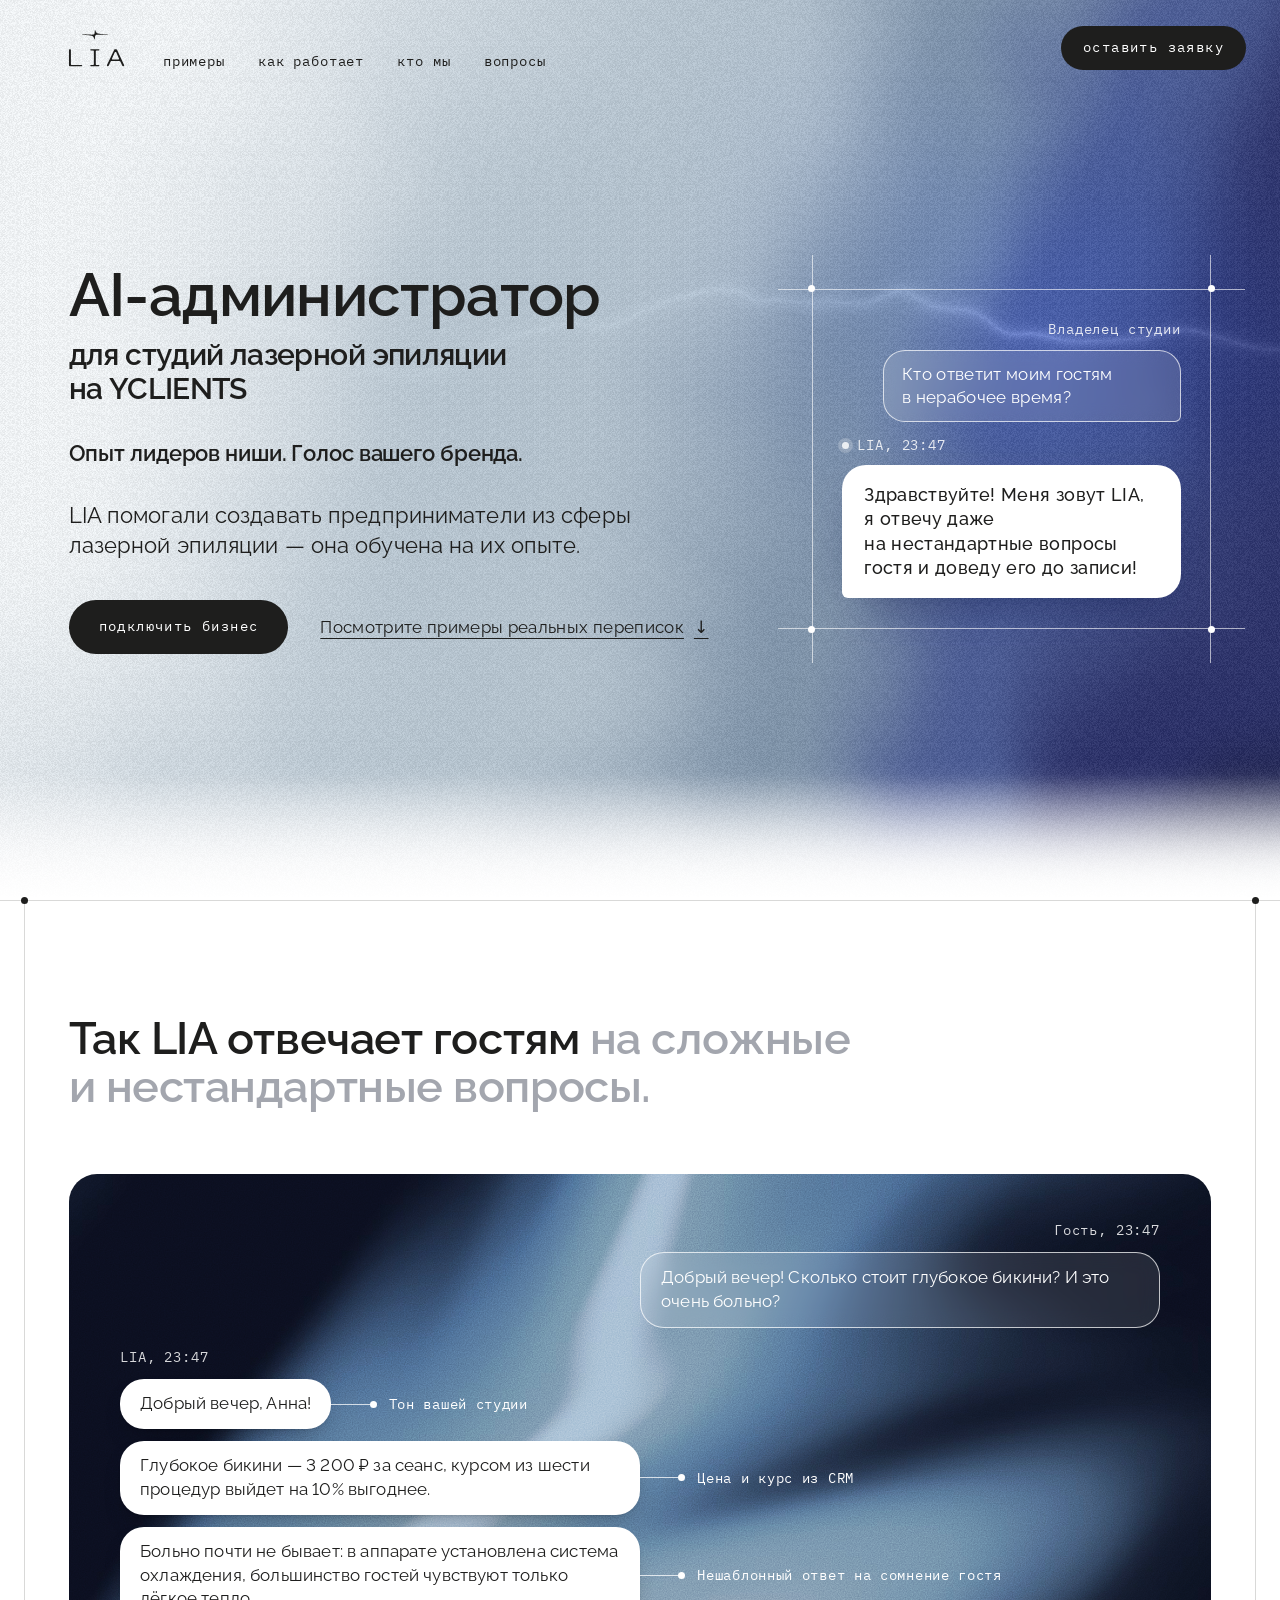
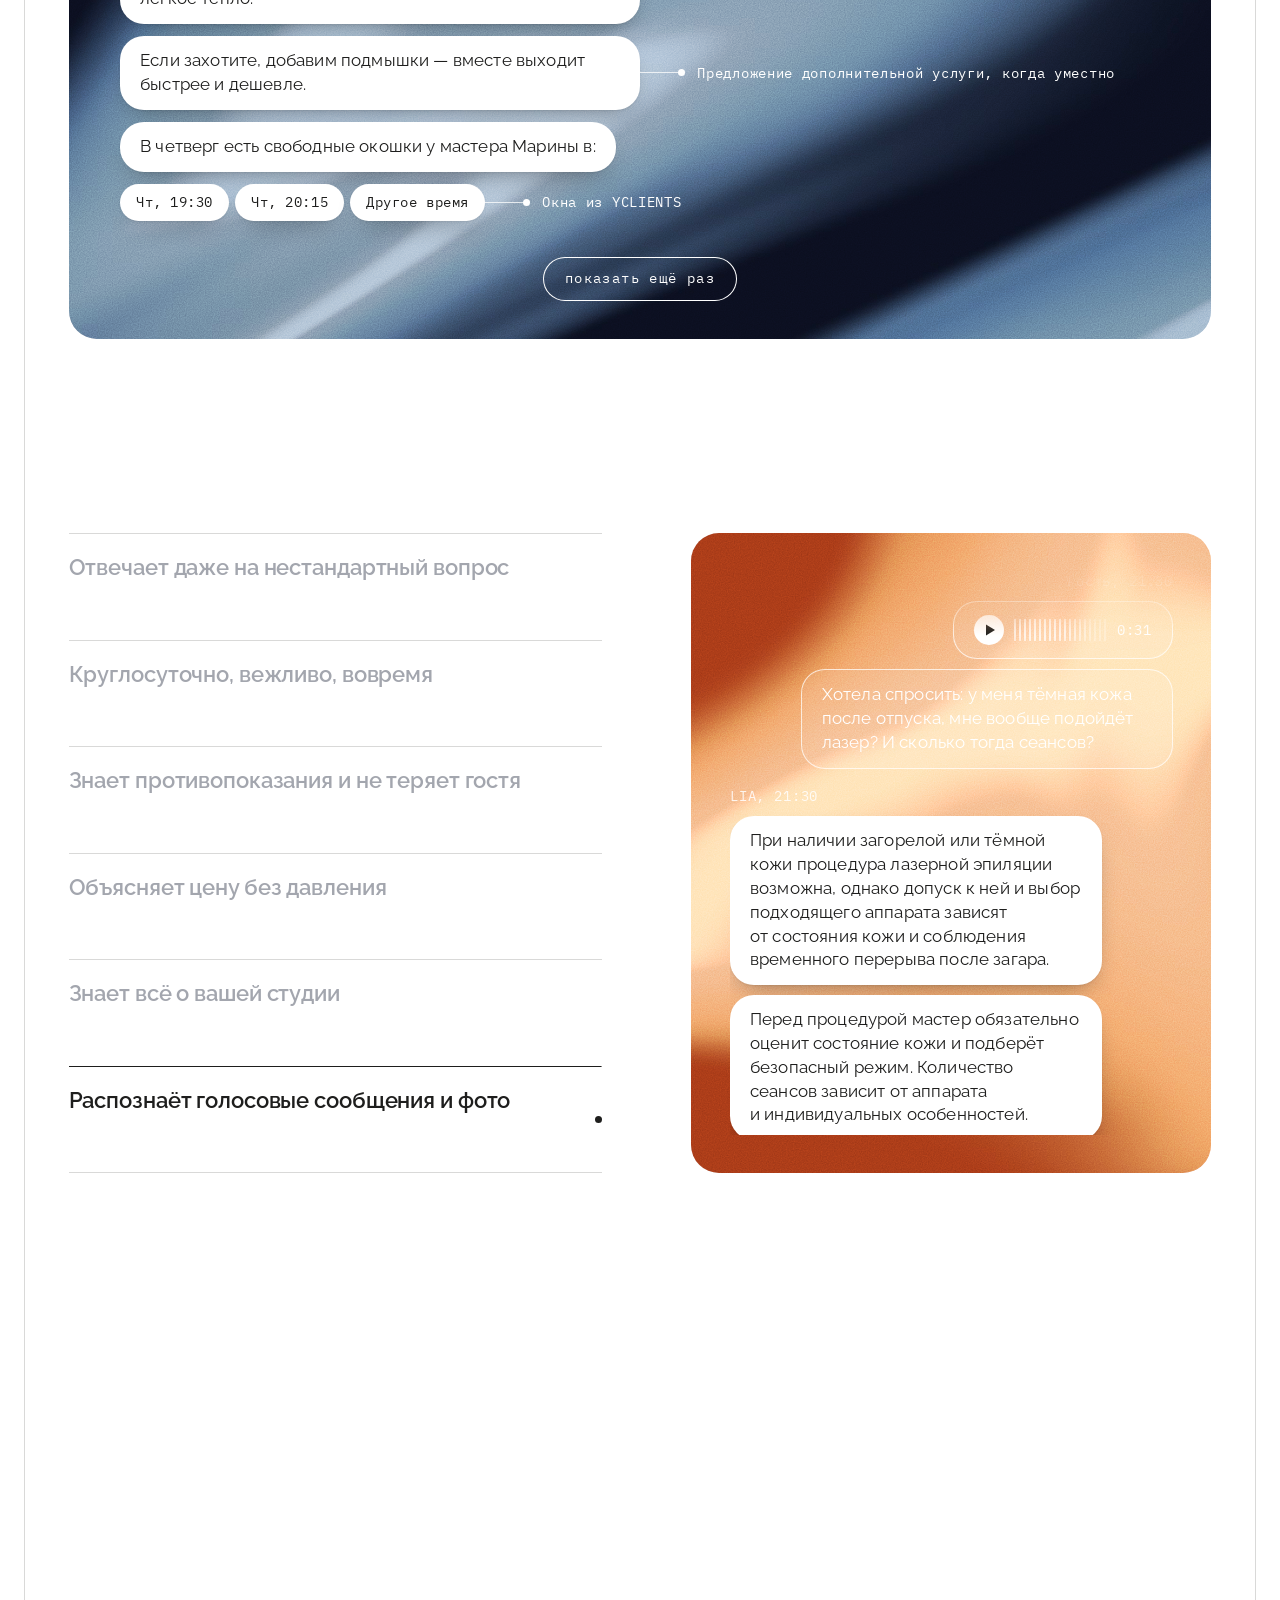
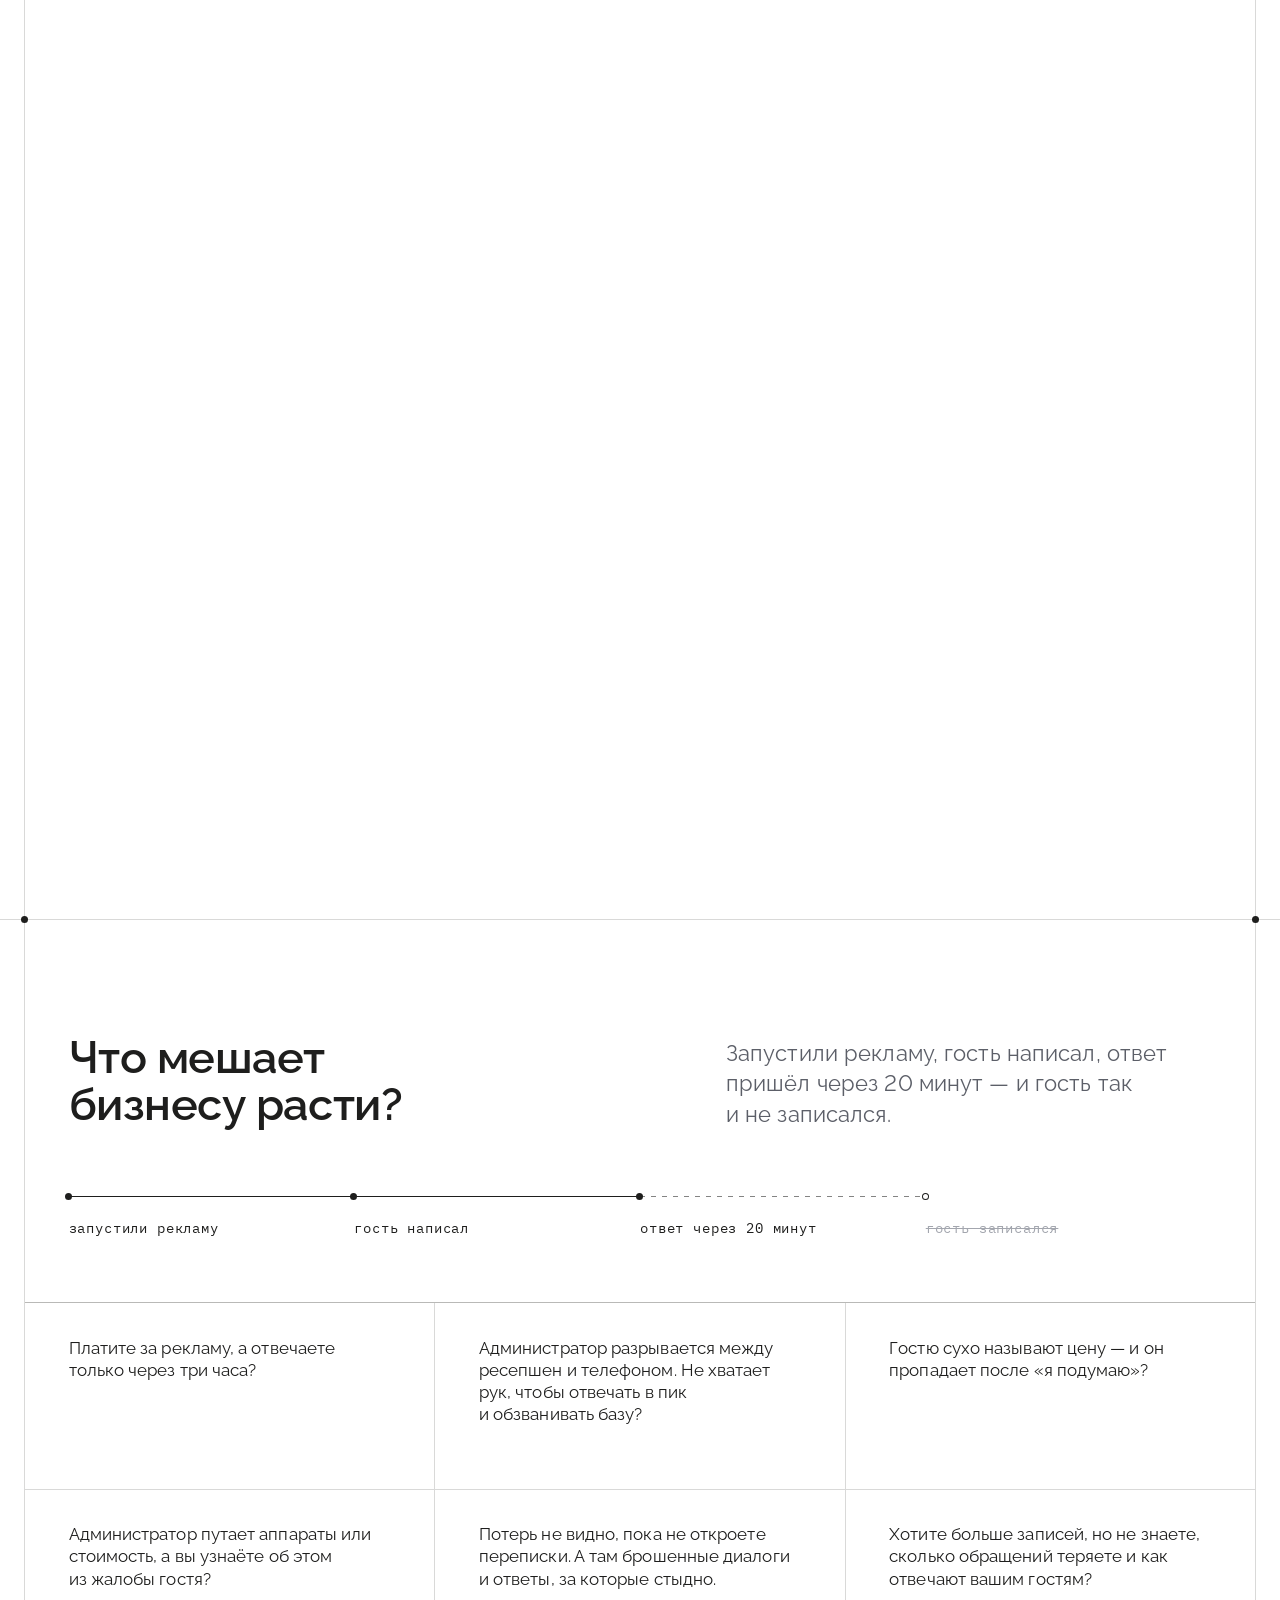
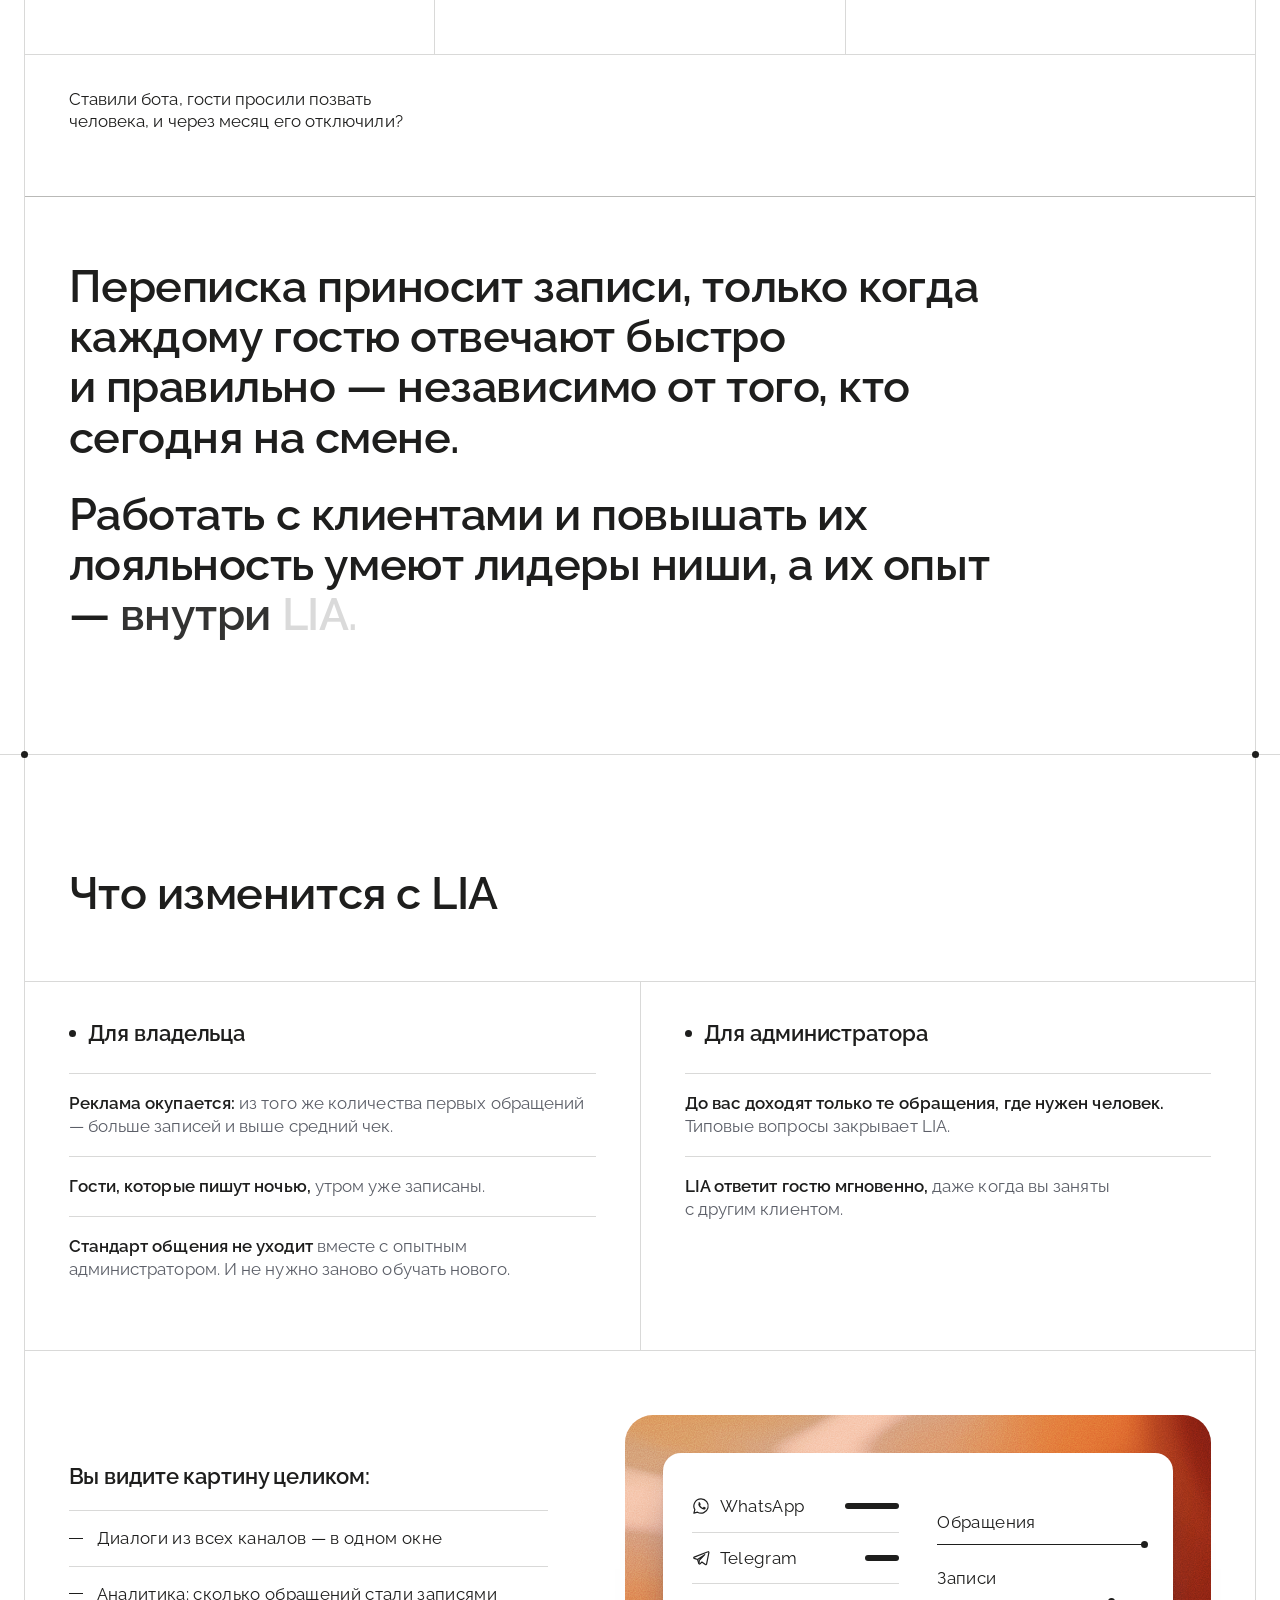
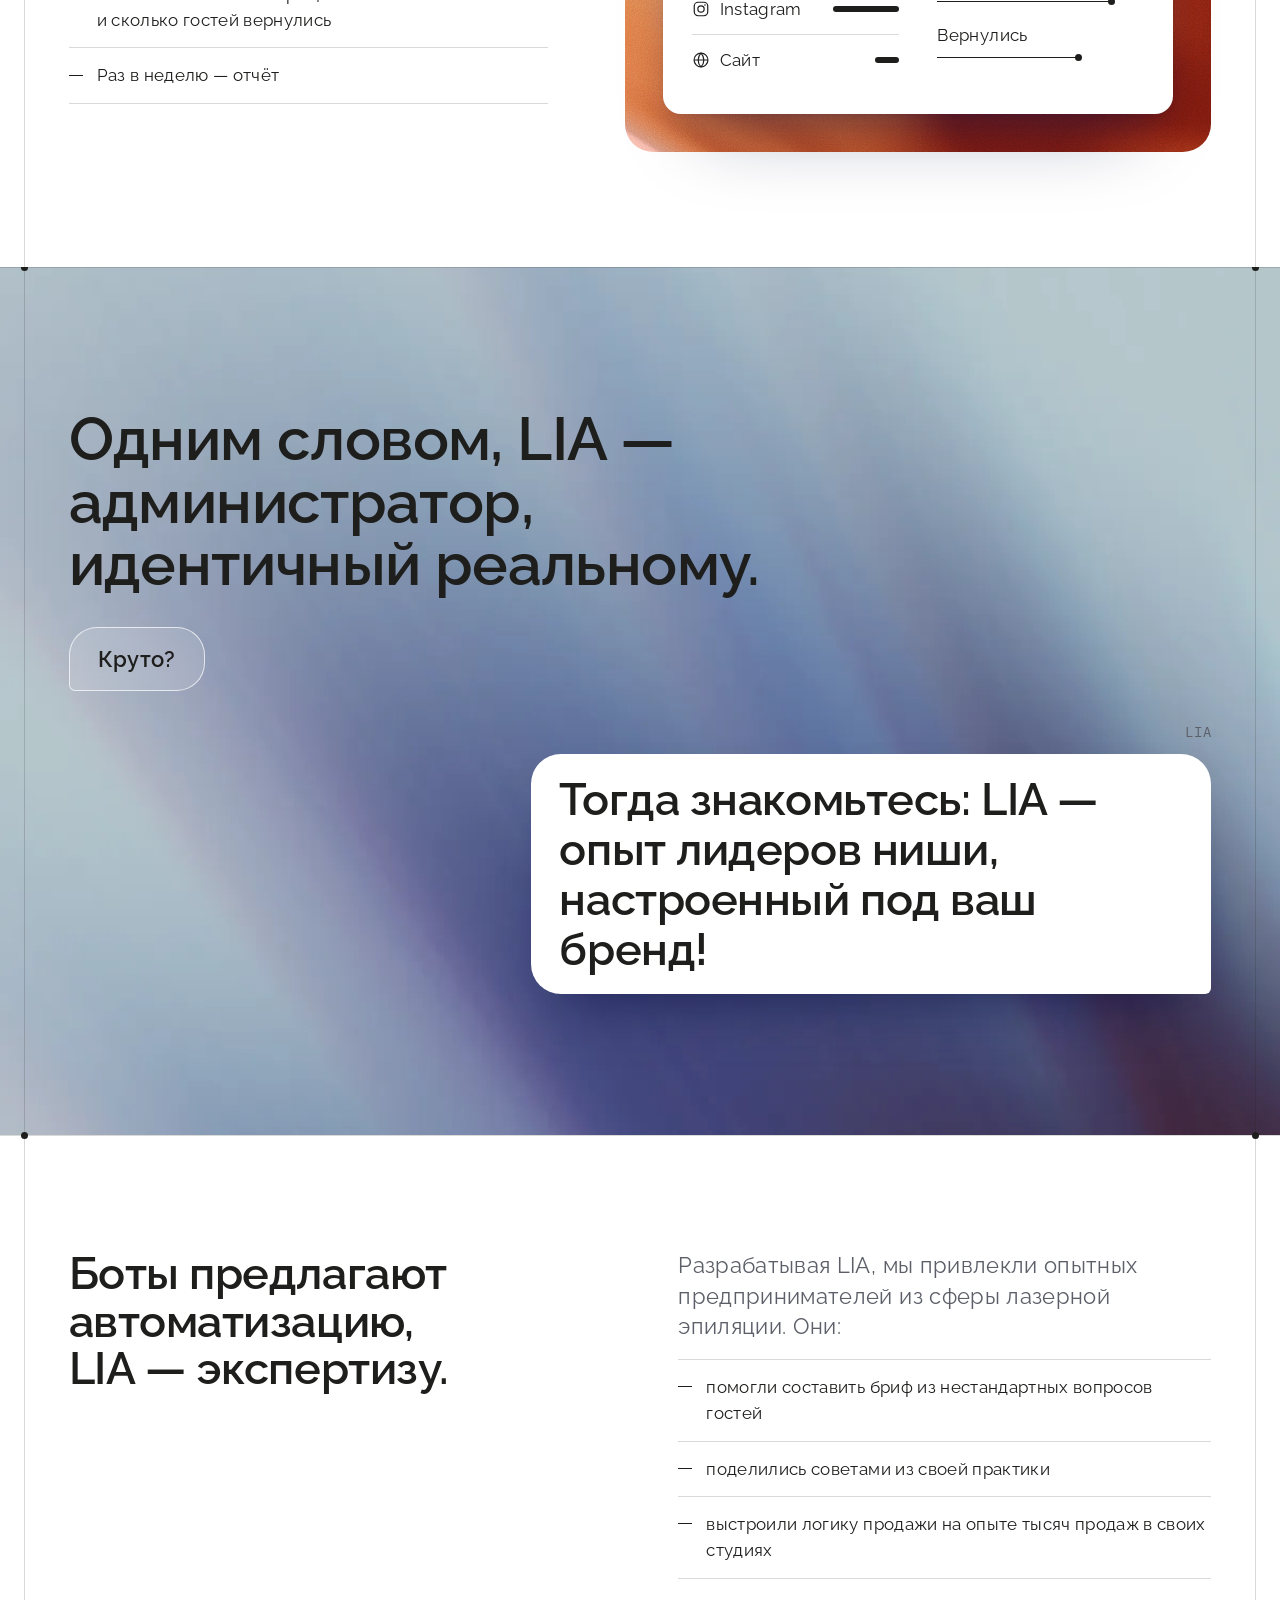
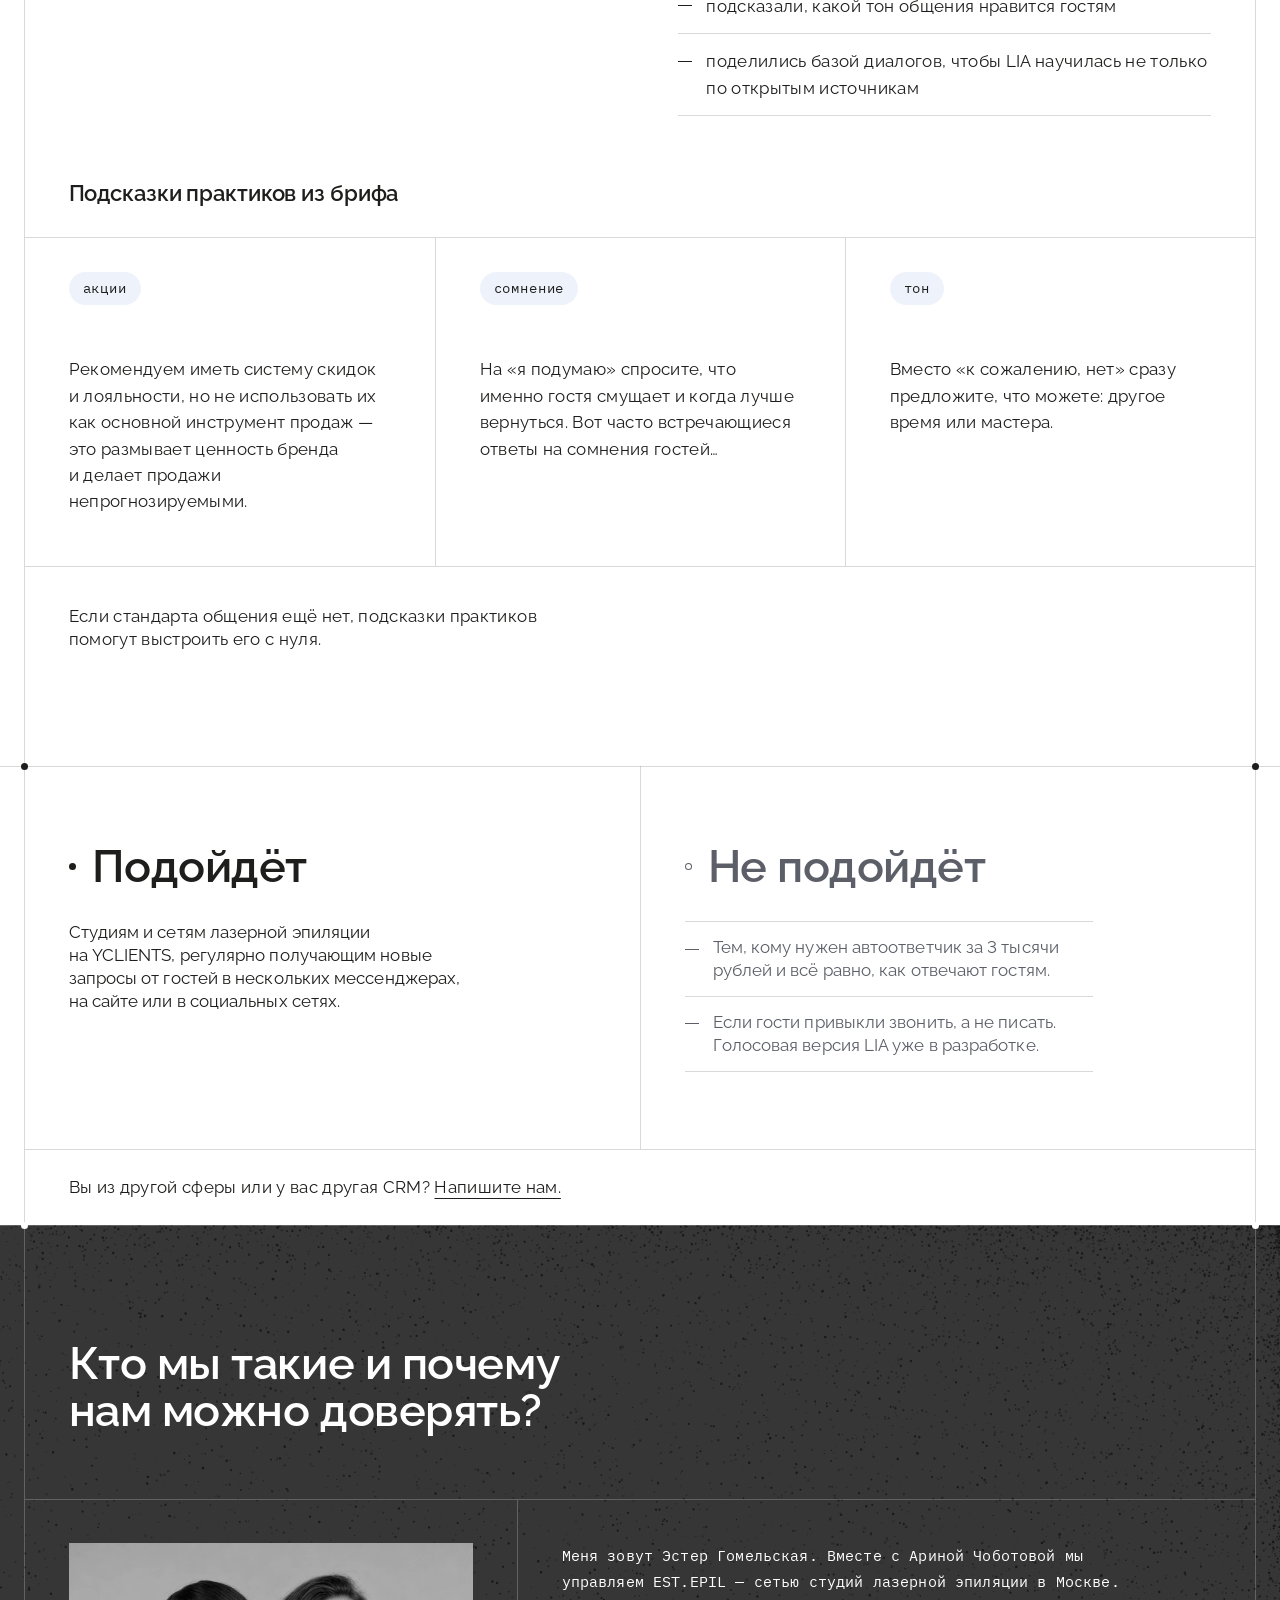
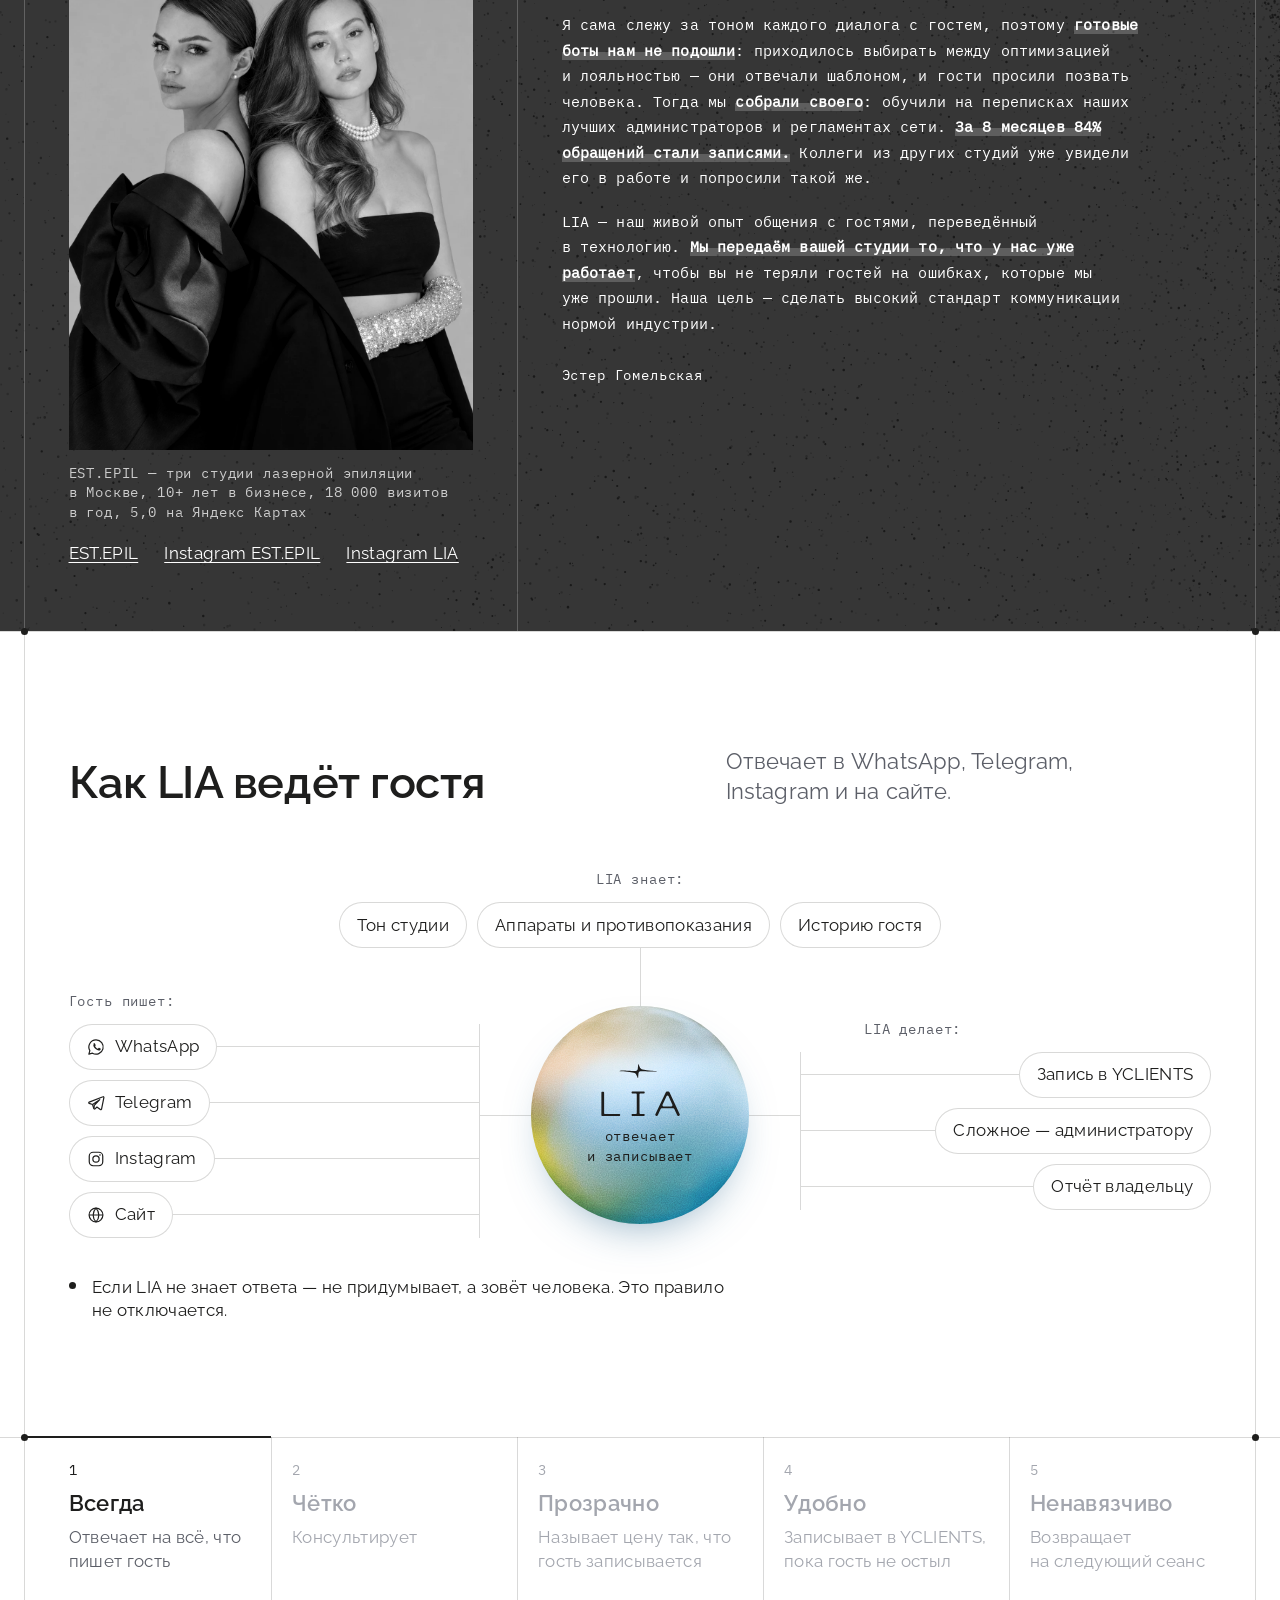
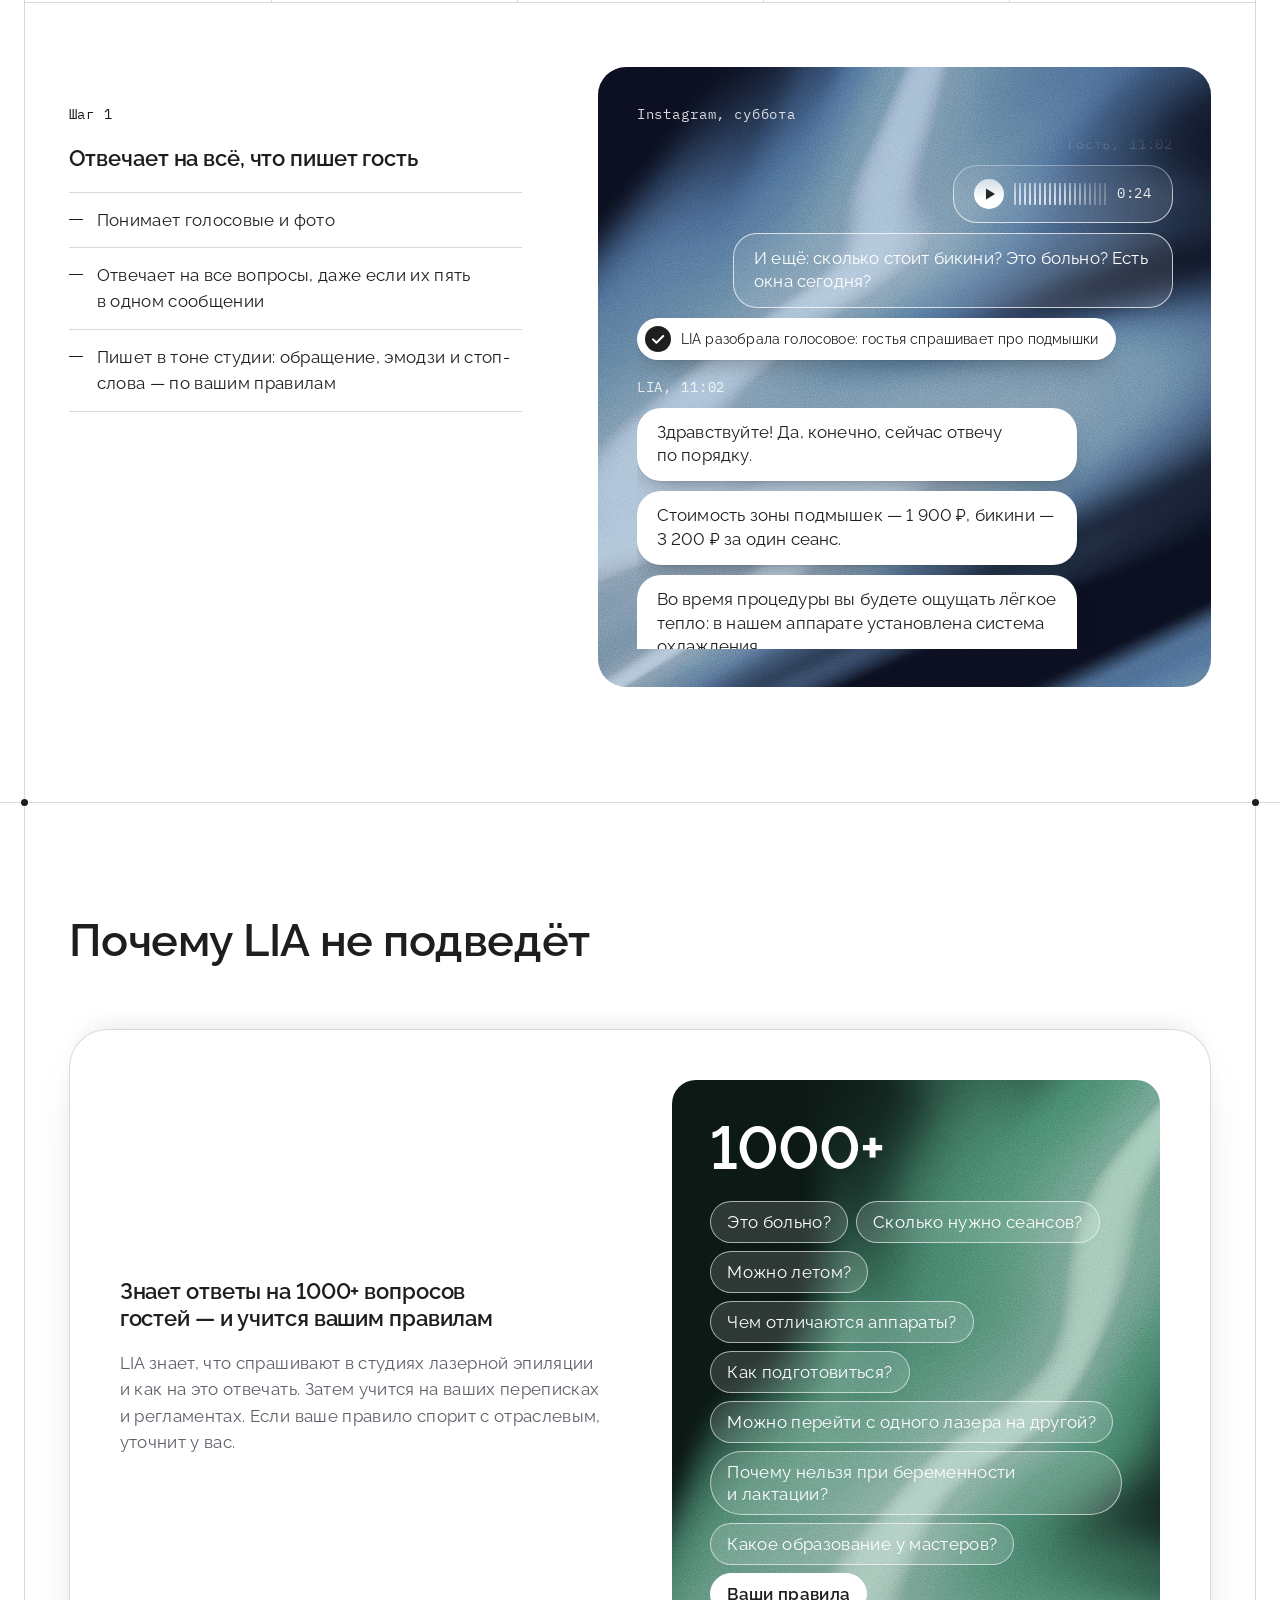
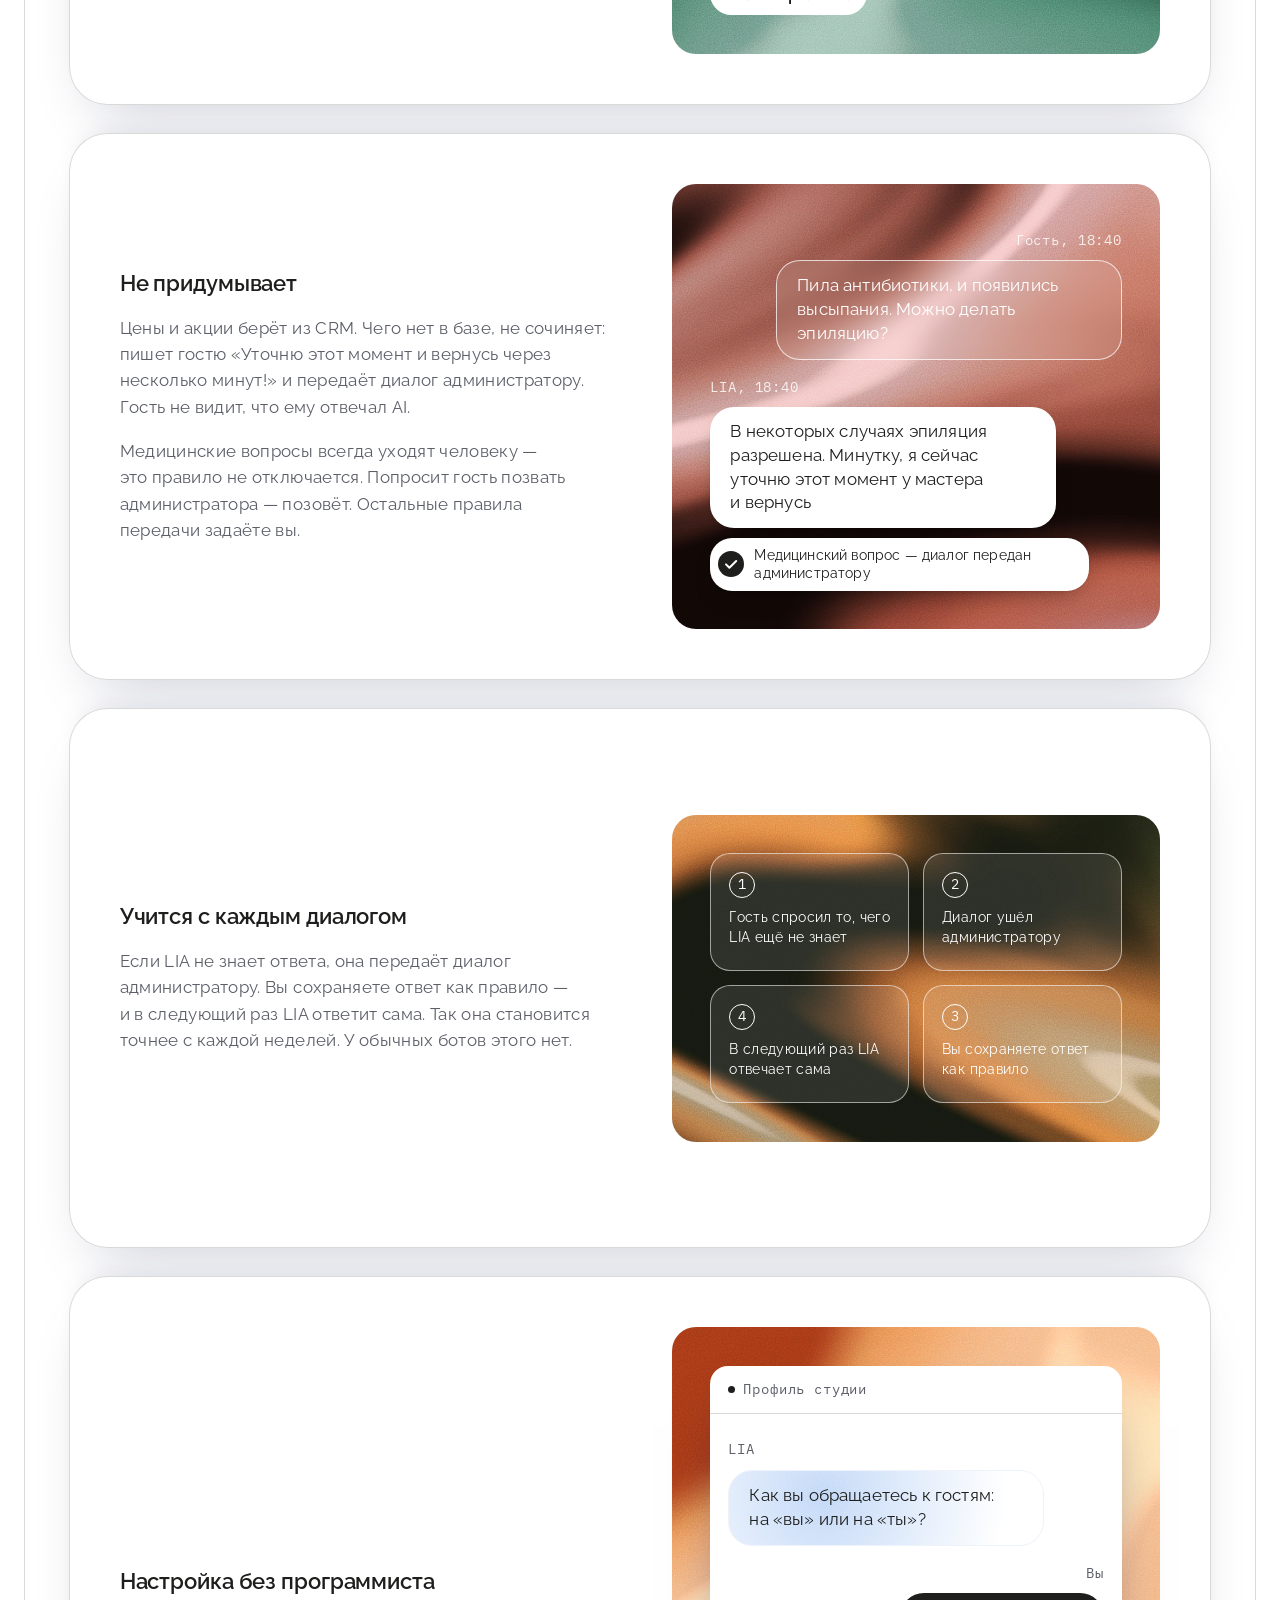
<file: arina/index.html>
<!doctype html>
<!-- ЦВЕТ НИШИ: data-tone="laser" (кобальт). Другие варианты: malina, yantar, biryuza. Меняется всё сразу: облако, кнопки, акценты. -->
<html lang="ru" data-tone="laser">
<head>
<meta charset="utf-8">
<meta name="viewport" content="width=device-width, initial-scale=1">
<script>document.documentElement.classList.add('js')</script>
<title>LIA — AI-администратор для студий лазерной эпиляции на YCLIENTS</title>
<meta name="description" content="AI-администратор отвечает гостям студии за секунды, круглосуточно и в тоне вашего бренда: цены, сомнения, запись в YCLIENTS. Первым десяти студиям — специальные условия.">
<!-- ЧЕРНОВИК: пока страница лежит в папке next/, поисковикам её показывать не нужно. Когда она станет главной, удалите эту строку. -->
<meta name="robots" content="noindex">
<meta name="theme-color" content="#ECEEF2">
<link rel="icon" href="../favicon.svg" type="image/svg+xml">
<meta property="og:type" content="website">
<meta property="og:locale" content="ru_RU">
<meta property="og:site_name" content="LIA">
<meta property="og:title" content="LIA — AI-администратор для бьюти-студий">
<meta property="og:description" content="Отвечает гостям вовремя и правильно — голосом вашего бренда. Ведёт записи в YCLIENTS.">
<link rel="preload" href="../fonts/Raleway.ttf" as="font" type="font/ttf" crossorigin>
<link rel="preload" href="../fonts/IBMPlexMono-Regular.ttf" as="font" type="font/ttf" crossorigin>
<script>
/* Первый экран на телефоне по видимой высоте окна. В Chrome на iPhone 100svh захватывает и место
   под нижней панелью браузера, и ссылка «Примеры переписок» пряталась под ней. Меряем при загрузке
   и при повороте, но не при прокрутке, чтобы экран не прыгал, когда панели браузера прячутся. */
(function () {
  var d = document.documentElement, w = innerWidth;
  function set() { d.style.setProperty('--hero-h', innerHeight + 'px'); }
  set();
  addEventListener('resize', function () { if (innerWidth !== w) { w = innerWidth; set(); } });
})();
</script>
<link rel="stylesheet" href="style.css?v=1120c">
</head>
<body>

<!-- Логотип и значки каналов: рисуются один раз здесь, дальше вставляются ссылкой -->
<svg width="0" height="0" style="position:absolute" aria-hidden="true">
<symbol id="logo" overflow="visible">
<path d="M81.03,165.55v103.99c0,2.79,2.26,5.04,5.04,5.04h72.06c2.79,0,5.04,2.26,5.04,5.04l0,0c0,2.79-2.26,5.04-5.04,5.04H72.11c-2.79,0-5.04-2.26-5.04-5.04V165.55c0-2.79,2.26-5.04,5.04-5.04h3.88C78.77,160.51,81.03,162.76,81.03,165.55z"/>
<path d="M415.21,163.62l52.15,112.62c1.77,3.83-1.02,8.2-5.24,8.2h-2.27c-2.25,0-4.29-1.31-5.24-3.35l-14.77-31.91c-0.94-2.04-2.99-3.35-5.24-3.35h-59.35c-2.26,0-4.31,1.32-5.25,3.37l-14.58,31.86c-0.94,2.05-2.99,3.37-5.25,3.37h-1.95c-4.24,0-7.03-4.42-5.22-8.25l53.46-112.62c0.96-2.01,2.99-3.3,5.21-3.3h8.27C412.22,160.28,414.26,161.58,415.21,163.62zM429.96,227.63l-19.54-43.89c-2.02-4.53-8.44-4.58-10.52-0.07l-20.25,43.89c-1.76,3.83,1.03,8.19,5.24,8.19h39.8C428.87,235.75,431.66,231.45,429.96,227.63z"/>
<path d="M288.6,165.15L288.6,165.15c0-2.69-2.18-4.87-4.87-4.87h-21.85h-13.96h-21.85c-2.69,0-4.87,2.18-4.87,4.87v0c0,2.69,2.18,4.87,4.87,4.87h16.98c2.69,0,4.87,2.18,4.87,4.87v94.96c0,2.69-2.18,4.87-4.87,4.87h-16.98c-2.69,0-4.87,2.18-4.87,4.87l0,0c0,2.69,2.18,4.87,4.87,4.87h21.85h13.96h21.85c2.69,0,4.87-2.18,4.87-4.87l0,0c0-2.69-2.18-4.87-4.87-4.87h-16.98c-2.69,0-4.87-2.18-4.87-4.87v-94.96c0-2.69,2.18-4.87,4.87-4.87h16.98C286.42,170.01,288.6,167.83,288.6,165.15z"/>
<path d="M348.69,55.2c-0.43-0.04-0.86-0.07-1.28-0.11c-1.3-0.11-2.64-0.23-3.97-0.28c-2.79-0.1-5.58-0.18-8.38-0.26c-4.55-0.13-9.26-0.26-13.88-0.49c-14.47-0.72-29.04-2.94-43.32-6.58c-7.35-1.88-12.23-6.07-14.94-12.83c-1.38-3.44-2.9-6.88-4.38-10.21c-0.52-1.17-1.04-2.34-1.55-3.51c-0.09-0.2-0.18-0.39-0.29-0.58c-0.18-0.33-0.55-0.5-0.92-0.43c-0.37,0.07-0.65,0.36-0.7,0.73c-0.1,0.72-0.13,1.43-0.15,2.12c-0.02,0.48-0.04,0.95-0.08,1.43c-0.16,1.73-0.3,3.46-0.44,5.2c-0.41,4.99-0.84,10.16-1.56,15.19c-0.76,5.3-4.84,9.42-10.16,10.25c-3.74,0.58-7.36,0.79-10.77,0.62c-6.67-0.34-13.45-0.8-20.01-1.24c-5.04-0.34-10.25-0.7-15.38-0.99c-9.82-0.57-34.95-0.52-36.28,1.66c-0.11,0.19-0.12,0.39,0,0.59l0.05,0.09l0.09,0.04c0.58,0.23,1.17,0.35,1.81,0.38c2.96,0.12,5.93,0.23,8.89,0.33c5.82,0.21,11.84,0.43,17.75,0.73c14.6,0.74,29.16,2.97,43.3,6.62c7.13,1.84,11.9,5.91,14.59,12.43c1.13,2.75,2.3,5.43,3.19,7.45c0.17,0.39,0.34,0.77,0.52,1.16c0.29,0.66,0.59,1.31,0.87,1.97c0.58,1.37,1.2,2.74,1.84,4.08c0.05,0.1,0.09,0.19,0.14,0.26c0.15,0.24,0.37,0.35,0.67,0.35c0,0,0,0,0.01,0c0.3,0,0.55-0.14,0.7-0.38c0.18-0.3,0.17-0.65,0.16-0.95c0-0.09-0.01-0.18,0-0.27c0.03-0.69,0.07-1.37,0.12-2.06c0.07-0.92,0.15-1.83,0.23-2.75l0.23-2.74c0.21-2.48,0.42-5.05,0.67-7.57c0.33-3.43,0.66-6.27,1.04-8.94c0.74-5.21,4.21-8.56,9.79-9.42c3.86-0.6,7.76-0.8,11.58-0.61c4.63,0.23,9.34,0.59,13.89,0.93c6.95,0.52,14.14,1.06,21.22,1.19c8.25,0.15,16.65-0.16,24.77-0.47c3.37-0.13,6.86-0.26,10.29-0.36c0.47-0.01,0.84-0.39,0.84-0.86C349.49,55.61,349.15,55.24,348.69,55.2z"/>
</symbol>
<symbol id="i-wa" viewBox="0 0 24 24"><path d="M12 2.5a9.5 9.5 0 0 0-8.2 14.3L2.5 21.5l4.8-1.3A9.5 9.5 0 1 0 12 2.5z" fill="none" stroke="currentColor" stroke-width="1.6" stroke-linejoin="round"/><path d="M8.6 7.6c.3-.6.6-.6.9-.6h.6c.2 0 .4 0 .6.5l.8 1.9c.1.2.1.4 0 .6l-.5.7c-.1.2-.2.3 0 .6.4.7 1 1.4 1.6 1.9.6.5 1.2.8 1.6 1 .2.1.4.1.6-.1l.7-.9c.2-.2.4-.2.6-.1l1.8.9c.2.1.4.2.4.4 0 .5-.1 1.1-.5 1.5-.5.5-1.4.9-2.3.8-1.2-.2-2.6-.8-4-2-1.6-1.4-2.6-3-2.9-4.1-.3-1.1.1-2.1.4-2.4z" fill="currentColor"/></symbol>
<symbol id="i-tg" viewBox="0 0 24 24"><path d="M21.3 3.6 2.9 10.8c-.8.3-.8 1.4 0 1.7l4.5 1.5 1.7 5.4c.2.7 1.1.9 1.6.4l2.5-2.4 4.6 3.4c.6.4 1.4.1 1.6-.6l3.1-15.4c.2-.8-.6-1.5-1.2-1.2z" fill="none" stroke="currentColor" stroke-width="1.6" stroke-linejoin="round"/><path d="m7.4 14 9.6-6.4-7.3 7.6-.4 4.2" fill="none" stroke="currentColor" stroke-width="1.6" stroke-linejoin="round"/></symbol>
<symbol id="i-ig" viewBox="0 0 24 24"><rect x="3" y="3" width="18" height="18" rx="5.2" fill="none" stroke="currentColor" stroke-width="1.6"/><circle cx="12" cy="12" r="4.2" fill="none" stroke="currentColor" stroke-width="1.6"/><circle cx="17.3" cy="6.7" r="1.1" fill="currentColor"/></symbol>
<symbol id="i-web" viewBox="0 0 24 24"><circle cx="12" cy="12" r="9.2" fill="none" stroke="currentColor" stroke-width="1.6"/><path d="M2.8 12h18.4M12 2.8c2.6 2.6 3.8 5.6 3.8 9.2s-1.2 6.6-3.8 9.2c-2.6-2.6-3.8-5.6-3.8-9.2S9.4 5.4 12 2.8z" fill="none" stroke="currentColor" stroke-width="1.6"/></symbol>
</svg>

<div class="cur" aria-hidden="true"><span></span></div>

<!-- ===================== ШАПКА ===================== -->
<header class="hdr" id="hdr">
<div class="hdr-bar">
<a class="hdr-logo" href="#top" aria-label="LIA"><svg viewBox="60 14 414 276" fill="currentColor" aria-hidden="true"><use href="#logo"/></svg></a>
<nav class="hdr-nav mono lc" aria-label="Разделы">
<a href="#primery">Примеры</a>
<a href="#kak">Как работает</a>
<a href="#kto">Кто мы</a>
<a href="#voprosy">Вопросы</a>
</nav>
<a class="btn btn-sm hdr-cta" data-bot="header" target="_blank" rel="noopener" href="https://t.me/lia_ai_team_bot?start=site_header&amp;utm_source=lia_landing&amp;utm_medium=button&amp;utm_campaign=pilot&amp;utm_content=header">Оставить заявку</a>
<button class="burger" type="button" aria-label="Меню" aria-expanded="false" aria-controls="menu"><i></i><i></i></button>
</div>
<nav class="menu" id="menu" aria-label="Меню">
<a href="#primery">Примеры</a>
<a href="#kak">Как работает</a>
<a href="#kto">Кто мы</a>
<a href="#voprosy">Вопросы</a>
<a class="btn" data-bot="menu" target="_blank" rel="noopener" href="https://t.me/lia_ai_team_bot?start=site_menu&amp;utm_source=lia_landing&amp;utm_medium=button&amp;utm_campaign=pilot&amp;utm_content=menu">Оставить заявку</a>
</nav>
</header>

<main>

<!-- ===================== ПЕРВЫЙ ЭКРАН ===================== -->
<section class="sec hero" id="top">
<canvas class="gl" data-field="light" data-x="0.72" data-y="0.55" aria-hidden="true"></canvas>
<div class="wrap">
<div class="hero-copy">
<h1><span class="ln">AI-администратор</span> <span class="ln ln-s">для&nbsp;студий лазерной эпиляции на&nbsp;YCLIENTS</span></h1>
<p class="hero-sub">Опыт лидеров ниши. Голос&nbsp;вашего&nbsp;бренда.</p>
<p class="lead">LIA помогали создавать предприниматели из&nbsp;сферы лазерной эпиляции&nbsp;— она обучена на&nbsp;их&nbsp;опыте.</p>
<div class="hero-act">
<a class="btn" data-bot="hero" target="_blank" rel="noopener" href="https://t.me/lia_ai_team_bot?start=site_hero&amp;utm_source=lia_landing&amp;utm_medium=button&amp;utm_campaign=pilot&amp;utm_content=hero">Подключить бизнес</a>
<!-- на телефоне вместо длинной фразы показывается короткая -->
<a class="link hero-more" href="#primery"><span class="hm-full">Посмотрите примеры реальных переписок</span><span class="hm-short">Примеры переписок</span> <i aria-hidden="true">↓</i></a>
</div>
</div>
<div class="frame">
<i></i><i></i><i></i><i></i>
<div class="hero-chat" data-chat="hero">
<p class="who mono">Владелец студии</p>
<p class="q">Кто ответит моим гостям в&nbsp;нерабочее время?</p>
<p class="who l mono">LIA, 23:47</p>
<p class="a" data-typed>Здравствуйте! Меня зовут LIA, я&nbsp;отвечу даже на&nbsp;нестандартные вопросы гостя и&nbsp;доведу его до&nbsp;записи!</p>
</div>
</div>
</div>
</section>

<!-- ===================== ПРИМЕРЫ ===================== -->
<section class="sec" id="primery">
<div class="wrap">
<div class="head">
<h2>Так LIA отвечает гостям <span class="dim">на&nbsp;сложные и&nbsp;нестандартные вопросы.</span></h2>
</div>

<!-- Переписка 1, главная: справа от каждой реплики — что именно LIA сделала -->
<div class="stage grain bg-steel" data-dark>
<div class="chat demo" data-chat id="demo">
<p class="who">Гость, 23:47</p>
<p class="msg g">Добрый вечер! Сколько стоит глубокое бикини? И&nbsp;это очень больно?</p>
<p class="who l">LIA, 23:47</p>
<div class="row"><p class="msg l">Добрый вечер, Анна!</p><p class="tag"><i></i>Тон вашей студии</p></div>
<div class="row"><p class="msg l">Глубокое бикини — 3&nbsp;200&nbsp;₽ за&nbsp;сеанс, курсом из&nbsp;шести процедур выйдет на&nbsp;10% выгоднее.</p><p class="tag"><i></i>Цена и&nbsp;курс из&nbsp;CRM</p></div>
<div class="row"><p class="msg l">Больно почти не&nbsp;бывает: в&nbsp;аппарате установлена система охлаждения, большинство гостей чувствуют только лёгкое тепло.</p><p class="tag"><i></i>Нешаблонный ответ на&nbsp;сомнение гостя</p></div>
<div class="row"><p class="msg l">Если захотите, добавим подмышки — вместе выходит быстрее и&nbsp;дешевле.</p><p class="tag"><i></i>Предложение дополнительной услуги, когда уместно</p></div>
<div class="row"><p class="msg l">В&nbsp;четверг есть свободные окошки у&nbsp;мастера Марины&nbsp;в:</p></div>
<div class="row"><div class="slots"><span>Чт, 19:30</span><span>Чт, 20:15</span><span>Другое время</span></div><p class="tag"><i></i>Окна из&nbsp;YCLIENTS</p></div>
</div>
<div class="demo-foot"><button type="button" class="btn btn-line btn-sm" data-replay="demo">Показать ещё раз</button></div>
</div>

<!-- Переписки 2–7: список слева, телефон справа; листаются вместе с прокруткой -->
<div class="exs" data-exs>
<div class="exs-sticky">

<article class="ex is-on">
<button type="button" class="ex-cap"><span class="h3">Отвечает даже на&nbsp;нестандартный вопрос</span></button>
<div class="ex-stage stage grain bg-green" data-dark><div class="chat" data-chat="manual">
<p class="who">Гость, 14:20</p>
<p class="msg g">Я&nbsp;сделала 4&nbsp;сеанса на&nbsp;диоде в&nbsp;другой студии. Можно продолжить у&nbsp;вас на&nbsp;александрите?</p>
<p class="who l">LIA, 14:20</p>
<p class="msg l">Да, конечно! Перед сеансом мастер посмотрит кожу, тип волос и&nbsp;подберёт параметры под александрит.</p>
<p class="msg l">Подскажите, когда был последний сеанс? Между процедурами рекомендована пауза в&nbsp;4–6&nbsp;недель.</p>
</div></div>
</article>

<article class="ex">
<button type="button" class="ex-cap"><span class="h3">Круглосуточно, вежливо, вовремя</span></button>
<div class="ex-stage stage grain bg-terra" data-dark><div class="chat" data-chat="manual">
<p class="who">Гость, 01:12</p>
<p class="msg g">Простите, что так поздно 🙈 Хочу сделать подмышки до&nbsp;отпуска, улетаю через три дня. Успею?</p>
<p class="who l">LIA, 01:12</p>
<p class="msg l">Пишите в&nbsp;любое время 🤍 Один сеанс точно успеем, волосы станут заметно тоньше.</p>
<p class="msg l">Так как планируется загар, рекомендуем сделать процедуру на&nbsp;аппарате DEKA MOVEO — после него можно загорать сразу без дополнительных ограничений!</p>
<p class="msg l">Есть окошки завтра в&nbsp;11:00 или в&nbsp;четверг в&nbsp;19:30. Когда вас записать?</p>
</div></div>
</article>

<article class="ex">
<button type="button" class="ex-cap"><span class="h3">Знает противопоказания и&nbsp;не&nbsp;теряет гостя</span></button>
<div class="ex-stage stage grain bg-edu" data-dark><div class="chat" data-chat="manual">
<p class="who">Гость, 18:05</p>
<p class="msg g">Я&nbsp;кормлю грудью, ребёнку 5&nbsp;месяцев. Мне можно эпиляцию?</p>
<p class="who l">LIA, 18:05</p>
<p class="msg l">Здравствуйте! Поздравляем вас с&nbsp;рождением малыша 🤍</p>
<p class="msg l">Период лактации и&nbsp;грудного вскармливания входит в&nbsp;список противопоказаний для проведения лазерной эпиляции, поэтому во&nbsp;время кормления процедуру делать не&nbsp;рекомендуется. Это связано с&nbsp;изменениями гормонального фона и&nbsp;повышенной чувствительностью кожи.</p>
<p class="msg l">Если у&nbsp;вас возникнут другие вопросы или вы захотите запланировать визит после завершения лактации, с&nbsp;радостью подскажу! 🤍</p>
</div></div>
</article>

<article class="ex">
<button type="button" class="ex-cap"><span class="h3">Объясняет цену<br class="m-br"> без давления</span></button>
<div class="ex-stage stage grain bg-ember" data-dark><div class="chat" data-chat="manual">
<p class="who">Гость, 12:41</p>
<p class="msg g">Почему у&nbsp;вас дороже, чем в&nbsp;студии рядом?</p>
<p class="who l">LIA, 12:41</p>
<p class="msg l">Наши цены сформированы исходя из&nbsp;стоимости аппаратов: у&nbsp;нас стоят только новые лицензированные модели, за&nbsp;безопасность и&nbsp;результативность которых мы в&nbsp;ответе.</p>
<p class="msg l">Рынок широкий: идя в&nbsp;место с&nbsp;подозрительно низким прайсом, запросите регистрационное удостоверение на&nbsp;лазер — это вопрос вашего здоровья.</p>
<p class="msg l">Кроме этого, эпиляцию вам будет делать опытный медик, вы сможете припарковать машину бесплатно, воспользоваться массажными очками или посмотреть фильм во&nbsp;время сеанса и&nbsp;не&nbsp;только.</p>
<p class="msg l">Посчитаю, сколько выйдет услуга с&nbsp;учётом 30% на&nbsp;первый визит?</p>
</div></div>
</article>

<article class="ex">
<button type="button" class="ex-cap"><span class="h3">Знает всё<br class="m-br"> о&nbsp;вашей студии</span></button>
<div class="ex-stage stage grain bg-steel" data-dark><div class="chat" data-chat="manual">
<p class="who">Гость, 10:17</p>
<p class="msg g">А&nbsp;какое образование у&nbsp;ваших мастеров?</p>
<p class="who l">LIA, 10:17</p>
<p class="msg l">Все наши мастера имеют медицинское образование и&nbsp;необходимую квалификацию, а&nbsp;также прошли специальное обучение и&nbsp;интенсив-тренинги по&nbsp;работе с&nbsp;лазерным оборудованием 🤍</p>
<p class="msg l">Какая зона вас интересует и&nbsp;подсказать&nbsp;ли вам варианты для визита?</p>
</div></div>
</article>

<article class="ex">
<button type="button" class="ex-cap"><span class="h3">Распознаёт голосовые сообщения и&nbsp;фото</span></button>
<div class="ex-stage stage grain bg-peach" data-dark><div class="chat" data-chat="manual">
<p class="who">Гость, 21:30</p>
<p class="msg g voice"><span class="wave"></span><span class="mono">0:31</span></p>
<p class="msg g">Хотела спросить: у&nbsp;меня тёмная кожа после отпуска, мне вообще подойдёт лазер? И&nbsp;сколько тогда сеансов?</p>
<p class="who l">LIA, 21:30</p>
<p class="msg l">При наличии загорелой или тёмной кожи процедура лазерной эпиляции возможна, однако допуск к&nbsp;ней и&nbsp;выбор подходящего аппарата зависят от&nbsp;состояния кожи и&nbsp;соблюдения временного перерыва после загара.</p>
<p class="msg l">Перед процедурой мастер обязательно оценит состояние кожи и&nbsp;подберёт безопасный режим. Количество сеансов зависит от&nbsp;аппарата и&nbsp;индивидуальных особенностей.</p>
<p class="msg l">Пришлите, пожалуйста, фото участка кожи с&nbsp;волосами, чтобы мастер смог дать предварительные рекомендации.</p>
</div></div>
</article>
</div>
</div>
</div>
</section>

<!-- ===================== ЧТО МЕШАЕТ РАСТИ ===================== -->
<section class="sec" id="boli">
<div class="wrap">
<div class="head">
<h2>Что мешает бизнесу расти?</h2>
<p class="lead">Запустили рекламу, гость написал, ответ пришёл через 20&nbsp;минут — и&nbsp;гость так и&nbsp;не&nbsp;записался.</p>
</div>

<ol class="chain mono" data-chain>
<li><span>запустили рекламу</span></li>
<li><span>гость написал</span></li>
<li><span>ответ через 20&nbsp;минут</span></li>
<li><span>гость записался</span></li>
</ol>

<ul class="pains" data-pains>
<li class="pain"><p>Платите за&nbsp;рекламу, а&nbsp;отвечаете только через три часа?</p></li>
<li class="pain"><p>Администратор разрывается между ресепшен и&nbsp;телефоном. Не&nbsp;хватает рук, чтобы отвечать в&nbsp;пик и&nbsp;обзванивать базу?</p></li>
<li class="pain"><p>Гостю сухо называют цену — и&nbsp;он пропадает после «я&nbsp;подумаю»?</p></li>
<li class="pain"><p>Администратор путает аппараты или стоимость, а&nbsp;вы узнаёте об&nbsp;этом из&nbsp;жалобы гостя?</p></li>
<li class="pain"><p>Потерь не&nbsp;видно, пока не&nbsp;откроете переписки. А&nbsp;там брошенные диалоги и&nbsp;ответы, за&nbsp;которые стыдно.</p></li>
<li class="pain"><p>Хотите больше записей, но&nbsp;не&nbsp;знаете, сколько обращений теряете и&nbsp;как отвечают вашим гостям?</p></li>
<li class="pain"><p>Ставили бота, гости просили позвать человека, и&nbsp;через месяц его отключили?</p></li>
</ul>
<div class="pains-dots" aria-hidden="true"></div>

<p class="scrub" data-scrub>Переписка приносит записи, только когда каждому гостю отвечают быстро и&nbsp;правильно — независимо от&nbsp;того, кто сегодня на&nbsp;смене.</p>
<p class="scrub" data-scrub>Работать с&nbsp;клиентами и&nbsp;повышать их лояльность умеют лидеры ниши, а&nbsp;их опыт — внутри LIA.</p>
</div>
</section>

<!-- ===================== ЧТО ИЗМЕНИТСЯ ===================== -->
<section class="sec" id="chto">
<div class="wrap">
<div class="head">
<h2>Что изменится с&nbsp;LIA</h2>
</div>

<div class="ben-tabs" role="tablist" aria-label="Для кого">
<button type="button" class="ben-tab" role="tab" aria-selected="true" data-ben="0">Для владельца</button>
<button type="button" class="ben-tab" role="tab" aria-selected="false" data-ben="1">Для администратора</button>
</div>
<div class="ben">
<div class="ben-col is-on">
<h3>Для владельца</h3>
<ul>
<li><b>Реклама окупается:</b> из&nbsp;того&nbsp;же количества первых обращений — больше записей и&nbsp;выше средний чек.</li>
<li><b>Гости, которые пишут ночью,</b> утром уже записаны.</li>
<li><b>Стандарт общения не&nbsp;уходит</b> вместе с&nbsp;опытным администратором. И&nbsp;не&nbsp;нужно заново обучать нового.</li>
</ul>
</div>
<div class="ben-col">
<h3>Для администратора</h3>
<ul>
<li><b>До&nbsp;вас доходят только те обращения, где нужен человек.</b> Типовые вопросы закрывает LIA.</li>
<li><b>LIA ответит гостю мгновенно,</b> даже когда вы заняты с&nbsp;другим клиентом.</li>
</ul>
</div>
</div>

<div class="see">
<div>
<h3>Вы видите картину целиком:</h3>
<ul class="dash">
<li>Диалоги из&nbsp;всех каналов — в&nbsp;одном окне</li>
<li>Аналитика: сколько обращений стали записями и&nbsp;сколько гостей вернулись</li>
<li>Раз в&nbsp;неделю — отчёт</li>
</ul>
</div>
<div class="board grain bg-ember" data-in aria-hidden="true">
<div class="board-in">
<ul class="board-ch">
<li><svg><use href="#i-wa"/></svg><span>WhatsApp</span><i style="--v:54px"></i></li>
<li><svg><use href="#i-tg"/></svg><span>Telegram</span><i style="--v:34px"></i></li>
<li><svg><use href="#i-ig"/></svg><span>Instagram</span><i style="--v:66px"></i></li>
<li><svg><use href="#i-web"/></svg><span>Сайт</span><i style="--v:24px"></i></li>
</ul>
<div class="board-m">
<div><span>Обращения</span><i style="--v:100%"></i></div>
<div><span>Записи</span><i style="--v:84%"></i></div>
<div><span>Вернулись</span><i style="--v:68%"></i></div>
</div>
</div>
</div>
</div>
</div>
</section>

<!-- Кульминация: «Круто?» -->
<section class="sec peak">
<div class="wrap">
<p class="scrub" data-scrub>Одним словом, LIA — администратор, идентичный реальному.</p>
<p class="kruto" id="kruto">Круто?</p>
<div class="peak-reply" data-chat="manual" id="reply">
<p class="who">LIA</p>
<p class="msg l">Тогда знакомьтесь: LIA — опыт лидеров ниши, настроенный под ваш бренд!</p>
</div>
</div>
</section>

<!-- ===================== ЭКСПЕРТИЗА ===================== -->
<section class="sec" id="ekspertiza">
<div class="wrap">
<div class="xp">
<h2>Боты предлагают автоматизацию, LIA — экспертизу.</h2>
<div class="xp-list">
<p>Разрабатывая LIA, мы привлекли опытных предпринимателей из&nbsp;сферы лазерной эпиляции. Они:</p>
<ul class="dash">
<li>помогли составить бриф из&nbsp;нестандартных вопросов гостей</li>
<li>поделились советами из&nbsp;своей практики</li>
<li>выстроили логику продажи на&nbsp;опыте тысяч продаж в&nbsp;своих студиях</li>
<li>подсказали, какой тон общения нравится гостям</li>
<li>поделились базой диалогов, чтобы LIA научилась не&nbsp;только по&nbsp;открытым источникам</li>
</ul>
</div>
</div>

<div class="tips">
<h3 class="tips-h">Подсказки практиков из&nbsp;брифа</h3>
<div class="tips-grid">
<div class="tip"><p class="mono lc">Акции</p><p>Рекомендуем иметь систему скидок и&nbsp;лояльности, но&nbsp;не&nbsp;использовать их как основной инструмент продаж — это размывает ценность бренда и&nbsp;делает продажи непрогнозируемыми.</p></div>
<div class="tip"><p class="mono lc">Сомнение</p><p>На&nbsp;«я&nbsp;подумаю» спросите, что именно гостя смущает и&nbsp;когда лучше вернуться. Вот часто встречающиеся ответы на&nbsp;сомнения гостей…</p></div>
<div class="tip"><p class="mono lc">Тон</p><p>Вместо «к&nbsp;сожалению, нет» сразу предложите, что можете: другое время или мастера.</p></div>
</div>
</div>
<p class="after">Если стандарта общения ещё нет, подсказки практиков помогут выстроить его с&nbsp;нуля.</p>
</div>
</section>

<!-- ===================== ПОДОЙДЁТ / НЕ ПОДОЙДЁТ ===================== -->
<section class="sec fit" id="komu">
<div class="wrap">
<div class="fit-grid">
<div class="fit-col">
<h2>Подойдёт</h2>
<p>Студиям и&nbsp;сетям лазерной эпиляции на&nbsp;YCLIENTS, регулярно получающим новые запросы от&nbsp;гостей в&nbsp;нескольких мессенджерах, на&nbsp;сайте или в&nbsp;социальных сетях.</p>
</div>
<div class="fit-col">
<h2>Не&nbsp;подойдёт</h2>
<ul class="dash">
<li>Тем, кому нужен автоответчик за&nbsp;3&nbsp;тысячи рублей и&nbsp;всё равно, как отвечают гостям.</li>
<li>Если гости привыкли звонить, а&nbsp;не&nbsp;писать. Голосовая версия LIA уже в&nbsp;разработке.</li>
</ul>
</div>
</div>
<p class="fit-foot">Вы из&nbsp;другой сферы или у&nbsp;вас другая CRM? <a class="link" data-bot="fit" target="_blank" rel="noopener" href="https://t.me/lia_ai_team_bot?start=site_fit&amp;utm_source=lia_landing&amp;utm_medium=button&amp;utm_campaign=pilot&amp;utm_content=fit">Напишите нам.</a></p>
</div>
</section>

<!-- ===================== КТО МЫ ===================== -->
<section class="sec who-sec" id="kto">
<canvas class="kto-dust" data-dust aria-hidden="true"></canvas>
<div class="wrap">
<div class="head">
<h2>Кто мы такие и&nbsp;почему нам можно доверять?</h2>
</div>
<div class="who-grid">
<div>
<!-- Ссылки на соцсети пока заглушки (#instagram-est-epil и т. п.), как на текущем сайте: подставьте настоящие адреса в href. -->
<!-- Над левой половиной фото курсор показывает «Арина Чоботова», над правой — «Эстер Гомельская» (data-cursor-left / data-cursor-right). -->
<a class="duo" href="#instagram-est-epil" data-cursor="" data-cursor-left="Арина Чоботова" data-cursor-right="Эстер Гомельская" aria-label="Эстер Гомельская и Арина Чоботова, Instagram EST.EPIL">
<img src="../founders-studio.webp" alt="Эстер Гомельская и Арина Чоботова, основательницы EST.EPIL" width="1122" height="1402" loading="lazy" decoding="async">
<span class="vh">Эстер&nbsp;Гомельская и&nbsp;Арина&nbsp;Чоботова</span>
</a>
<p class="duo-cap mono">EST.EPIL — три студии лазерной эпиляции в&nbsp;Москве, 10+ лет в&nbsp;бизнесе, 18&nbsp;000 визитов в&nbsp;год, 5,0 на&nbsp;Яндекс Картах</p>
<div class="who-links">
<a href="#est-epil">EST.EPIL</a>
<a href="#instagram-est-epil">Instagram EST.EPIL</a>
<a href="#instagram-lia">Instagram LIA</a>
</div>
</div>
<article class="letter">
<p class="m-quote" aria-hidden="true">За&nbsp;8&nbsp;месяцев <span data-count="84">84</span>% обращений стали записями.</p>
<div class="m-letter">
<p>Меня зовут Эстер&nbsp;Гомельская. Вместе с&nbsp;Ариной&nbsp;Чоботовой мы управляем EST.EPIL — сетью студий лазерной эпиляции в&nbsp;Москве.</p>
<p>Я&nbsp;сама слежу за&nbsp;тоном каждого диалога с&nbsp;гостем, поэтому <b>готовые боты нам не&nbsp;подошли</b>: приходилось выбирать между оптимизацией и&nbsp;лояльностью — они отвечали шаблоном, и&nbsp;гости просили позвать человека. Тогда мы <b>собрали своего</b>: обучили на&nbsp;переписках наших лучших администраторов и&nbsp;регламентах сети. <b>За&nbsp;8&nbsp;месяцев <span data-count="84">84</span>% обращений стали записями.</b> Коллеги из&nbsp;других студий уже увидели его в&nbsp;работе и&nbsp;попросили такой&nbsp;же.</p>
<p>LIA — наш живой опыт общения с&nbsp;гостями, переведённый в&nbsp;технологию. <b>Мы передаём вашей студии то, что у&nbsp;нас уже работает</b>, чтобы вы не&nbsp;теряли гостей на&nbsp;ошибках, которые мы уже прошли. Наша цель — сделать высокий стандарт коммуникации нормой индустрии.</p>
</div>
<button type="button" class="btn btn-line btn-sm m-more" aria-expanded="false">Читать письмо целиком</button>
<p class="sign">Эстер Гомельская</p>
</article>
</div>
</div>
</section>

<!-- ===================== КАК LIA ВЕДЁТ ГОСТЯ ===================== -->
<section class="sec" id="kak">
<div class="wrap">
<div class="head">
<h2>Как LIA ведёт гостя</h2>
<p class="lead">Отвечает в&nbsp;WhatsApp, Telegram, Instagram и&nbsp;на&nbsp;сайте.</p>
</div>

<div class="flow">
<div class="flow-know">
<p class="mono flow-t">LIA знает:</p>
<ul><li class="chip">Тон студии</li><li class="chip">Аппараты и&nbsp;противопоказания</li><li class="chip">Историю гостя</li></ul>
</div>
<div class="flow-in">
<p class="mono flow-t">Гость пишет:</p>
<ul>
<li><span class="chip"><svg><use href="#i-wa"/></svg>WhatsApp</span></li>
<li><span class="chip"><svg><use href="#i-tg"/></svg>Telegram</span></li>
<li><span class="chip"><svg><use href="#i-ig"/></svg>Instagram</span></li>
<li><span class="chip"><svg><use href="#i-web"/></svg>Сайт</span></li>
</ul>
</div>
<div class="flow-core">
<i class="run"></i>
<div class="core grain"><svg viewBox="60 14 414 276" fill="currentColor" role="img" aria-label="LIA"><use href="#logo"/></svg><span class="mono lc">отвечает и&nbsp;записывает</span></div>
<i class="run r2"></i>
</div>
<div class="flow-out">
<p class="mono flow-t">LIA делает:</p>
<ul>
<li><span class="chip">Запись в&nbsp;YCLIENTS</span></li>
<li><span class="chip">Сложное — администратору</span></li>
<li><span class="chip">Отчёт владельцу</span></li>
</ul>
</div>
</div>

<p class="rule">Если LIA не&nbsp;знает ответа — не&nbsp;придумывает, а&nbsp;зовёт человека. Это правило не&nbsp;отключается.</p>
</div>
</section>

<!-- Пять шагов: своя секция, чтобы схема не сливалась с вкладками -->
<section class="sec steps-sec" aria-label="Пять шагов">
<div class="wrap">
<nav class="steps-nav" aria-label="Шаги">
<a href="#shag-1"><span class="mono">1</span><b>Всегда</b><span>Отвечает на&nbsp;всё, что пишет гость</span></a>
<a href="#shag-2"><span class="mono">2</span><b>Чётко</b><span>Консультирует</span></a>
<a href="#shag-3"><span class="mono">3</span><b>Прозрачно</b><span>Называет цену так, что гость записывается</span></a>
<a href="#shag-4"><span class="mono">4</span><b>Удобно</b><span>Записывает в&nbsp;YCLIENTS, пока гость не&nbsp;остыл</span></a>
<a href="#shag-5"><span class="mono">5</span><b>Ненавязчиво</b><span>Возвращает на&nbsp;следующий сеанс</span></a>
</nav>

<article class="step" id="shag-1">
<div class="step-txt">
<p class="mono">Шаг&nbsp;1</p>
<h3>Отвечает на&nbsp;всё, что пишет гость</h3>
<ul class="dash">
<li>Понимает голосовые и&nbsp;фото</li>
<li>Отвечает на&nbsp;все вопросы, даже если их пять в&nbsp;одном сообщении</li>
<li>Пишет в&nbsp;тоне студии: обращение, эмодзи и&nbsp;стоп-слова — по&nbsp;вашим правилам</li>
</ul>
</div>
<div class="stage grain bg-steel" data-dark>
<p class="stage-top mono">Instagram, суббота</p>
<div class="chat" data-chat>
<p class="who">Гость, 11:02</p>
<p class="msg g voice"><span class="wave"></span><span class="mono">0:24</span></p>
<p class="msg g">И&nbsp;ещё: сколько стоит бикини? Это больно? Есть окна сегодня?</p>
<p class="note">LIA разобрала голосовое: гостья спрашивает про подмышки</p>
<p class="who l">LIA, 11:02</p>
<p class="msg l">Здравствуйте! Да, конечно, сейчас отвечу по&nbsp;порядку.</p>
<p class="msg l">Стоимость зоны подмышек — 1&nbsp;900&nbsp;₽, бикини — 3&nbsp;200&nbsp;₽ за&nbsp;один сеанс.</p>
<p class="msg l">Во&nbsp;время процедуры вы будете ощущать лёгкое тепло: в&nbsp;нашем аппарате установлена система охлаждения.</p>
<p class="msg l">Сегодня есть свободные окошки в&nbsp;14:00 и&nbsp;17:30 — когда вам было&nbsp;бы удобнее?</p>
</div>
</div>
</article>

<article class="step" id="shag-2">
<div class="step-txt">
<p class="mono">Шаг&nbsp;2</p>
<h3>Консультирует</h3>
<ul class="dash">
<li>Выясняет задачу: какие зоны, был&nbsp;ли опыт лазера, что важно гостю</li>
<li>Подбирает аппарат и&nbsp;число сеансов — в&nbsp;том числе по&nbsp;фото</li>
<li>Рассказывает о&nbsp;противопоказаниях и&nbsp;подготовке: гость приходит готовым, окно у&nbsp;мастера не&nbsp;пропадает</li>
</ul>
</div>
<div class="stage grain bg-green" data-dark>
<p class="stage-top mono">WhatsApp, четверг</p>
<div class="chat" data-chat>
<p class="who l">LIA, 15:20</p>
<p class="msg l">Подскажите, вы уже делали лазерную эпиляцию? И&nbsp;какие зоны хотите?</p>
<p class="who">Гость, 15:22</p>
<p class="msg g">Первый раз. Хочу ноги полностью, вот фото</p>
<p class="msg g photo" aria-label="Фото"></p>
<p class="who l">LIA</p>
<p class="msg l">Спасибо! Одну секунду, сейчас подскажу…</p>
<p class="msg l">По&nbsp;снимку видна зона голеней: для светлой кожи и&nbsp;тёмных жёстких волос отлично подойдёт александритовый лазер Deka Moveo — он будет максимально эффективен.</p>
<p class="msg l">Параметры процедуры и&nbsp;окончательный выбор аппарата подберёт мастер на&nbsp;месте. Пришлю памятку: как подготовиться и&nbsp;какие есть противопоказания.</p>
<p class="note">Гость придёт подготовленным</p>
</div>
</div>
</article>

<article class="step" id="shag-3">
<div class="step-txt">
<p class="mono">Шаг&nbsp;3</p>
<h3>Называет цену так, что гость записывается</h3>
<ul class="dash">
<li>Подскажет цену сеанса и&nbsp;курса по&nbsp;вашему прайсу и&nbsp;объяснит, из&nbsp;чего она складывается</li>
<li>Спрашивает, что смущает, и&nbsp;отвечает на&nbsp;сомнения — экспертно и&nbsp;без давления</li>
<li>Предлагает вторую зону или комплекс, когда это уместно, — растёт средний чек</li>
</ul>
</div>
<div class="stage grain bg-terra" data-dark>
<p class="stage-top mono">Telegram, понедельник</p>
<div class="chat" data-chat>
<p class="who">Гость, 21:05</p>
<p class="msg g">А&nbsp;сколько это будет стоить?</p>
<p class="who l">LIA, 21:05</p>
<p class="msg l">Ноги полностью — 6&nbsp;500&nbsp;₽ за&nbsp;сеанс. Для достижения максимального эффекта рекомендуем курс из&nbsp;8&nbsp;сеансов — курсом выйдет на&nbsp;10% выгоднее.</p>
<p class="who">Гость</p>
<p class="msg g">Дороговато, я&nbsp;подумаю</p>
<p class="who l">LIA</p>
<p class="msg l">Понимаю. Подскажите, что смущает — сумма сразу или количество сеансов?</p>
<p class="msg l">Курс можно оплачивать по&nbsp;одному сеансу. А&nbsp;если добавить подмышки, вместе выйдет быстрее и&nbsp;дешевле.</p>
</div>
</div>
</article>

<article class="step" id="shag-4">
<div class="step-txt">
<p class="mono">Шаг&nbsp;4</p>
<h3>Записывает в&nbsp;YCLIENTS, пока гость не&nbsp;остыл</h3>
<ul class="dash">
<li>Находит окно у&nbsp;нужного мастера в&nbsp;нужном филиале, а&nbsp;если его нет — предлагает другое</li>
<li>Записывает, переносит и&nbsp;отменяет визит, напоминает о&nbsp;нём так часто, как решит студия</li>
<li>Последнее слово за&nbsp;вами: запись подтверждает администратор — в&nbsp;кабинете LIA или в&nbsp;YCLIENTS</li>
</ul>
</div>
<div class="stage grain bg-edu" data-dark>
<p class="stage-top mono">Instagram, среда</p>
<div class="chat" data-chat>
<p class="who">Гость, 22:14</p>
<p class="msg g">Хорошо, давайте попробуем</p>
<p class="who l">LIA, 22:14</p>
<p class="msg l">В&nbsp;студии на&nbsp;Маяковской у&nbsp;Марины есть четверг, 19:30 и&nbsp;пятница, 11:00. Как вам удобнее?</p>
<p class="who">Гость</p>
<p class="msg g">Четверг</p>
<p class="who l">LIA</p>
<p class="msg l">Записала вас на&nbsp;четверг, 19:30. Накануне пришлю напоминание и&nbsp;памятку.</p>
<p class="note">Запись в&nbsp;YCLIENTS ждёт подтверждения администратора</p>
</div>
</div>
</article>

<article class="step" id="shag-5">
<div class="step-txt">
<p class="mono">Шаг&nbsp;5</p>
<h3>Возвращает на&nbsp;следующий сеанс</h3>
<ul class="dash">
<li>Пишет, когда подходит срок, и&nbsp;предлагает удобное окно. Гость проходит курс до&nbsp;конца, а&nbsp;не&nbsp;исчезает после двух сеансов</li>
<li>Узнаёт постоянного гостя и&nbsp;не&nbsp;переспрашивает то, что уже помнит</li>
</ul>
</div>
<div class="stage grain bg-ember" data-dark>
<p class="stage-top mono">WhatsApp, через несколько недель</p>
<div class="chat" data-chat>
<p class="note">Подошёл срок второго сеанса</p>
<p class="who l">LIA, 12:00</p>
<p class="msg l">Анна, добрый день! Подошёл срок второго сеанса. У&nbsp;Марины свободно во&nbsp;вторник в&nbsp;18:00 — записать вас, как в&nbsp;прошлый раз, на&nbsp;ноги и&nbsp;подмышки?</p>
<p class="who">Гость, 12:07</p>
<p class="msg g">Да, давайте!</p>
<p class="note">Запись в&nbsp;YCLIENTS ждёт подтверждения администратора</p>
</div>
</div>
</article>
</div>
</section>

<!-- ===================== ПОЧЕМУ НЕ ПОДВЕДЁТ ===================== -->
<section class="sec" id="pochemu">
<div class="wrap">
<div class="head">
<h2>Почему LIA не&nbsp;подведёт</h2>
</div>
<div class="why-stack">

<article class="why is-open" style="--i:0">
<div class="why-txt">
<h3><button type="button" class="why-h">Знает ответы на&nbsp;1000+ вопросов гостей<span class="why-tail"> — и&nbsp;учится вашим правилам</span></button></h3>
<p>LIA знает, что спрашивают в&nbsp;студиях лазерной эпиляции и&nbsp;как на&nbsp;это отвечать. Затем учится на&nbsp;ваших переписках и&nbsp;регламентах. Если ваше правило спорит с&nbsp;отраслевым, уточнит у&nbsp;вас.</p>
</div>
<div class="why-art grain bg-green" data-dark>
<p class="kplus"><span data-count="1000">1000</span>+</p>
<ul class="qs">
<li style="--n:0">Это больно?</li>
<li style="--n:1">Сколько нужно сеансов?</li>
<li style="--n:2">Можно летом?</li>
<li style="--n:3">Чем отличаются аппараты?</li>
<li style="--n:4">Как подготовиться?</li>
<li style="--n:5">Можно перейти с&nbsp;одного лазера на&nbsp;другой?</li>
<li style="--n:6">Почему нельзя при беременности и&nbsp;лактации?</li>
<li style="--n:7">Какое образование у&nbsp;мастеров?</li>
<li style="--n:9">Ваши правила</li>
</ul>
</div>
</article>

<article class="why" style="--i:1">
<div class="why-txt">
<h3><button type="button" class="why-h">Не&nbsp;придумывает</button></h3>
<p>Цены и&nbsp;акции берёт из&nbsp;CRM. Чего нет в&nbsp;базе, не&nbsp;сочиняет: пишет гостю «Уточню этот момент и&nbsp;вернусь через несколько минут!» и&nbsp;передаёт диалог администратору. Гость не&nbsp;видит, что ему отвечал AI.</p>
<p>Медицинские вопросы всегда уходят человеку — это правило не&nbsp;отключается. Попросит гость позвать администратора — позовёт. Остальные правила передачи задаёте&nbsp;вы.</p>
</div>
<div class="why-art grain bg-terra" data-dark>
<div class="chat" data-chat>
<p class="who">Гость, 18:40</p>
<p class="msg g">Пила антибиотики, и&nbsp;появились высыпания. Можно делать эпиляцию?</p>
<p class="who l">LIA, 18:40</p>
<p class="msg l">В&nbsp;некоторых случаях эпиляция разрешена. Минутку, я&nbsp;сейчас уточню этот момент у&nbsp;мастера и&nbsp;вернусь</p>
<p class="note">Медицинский вопрос — диалог передан администратору</p>
</div>
</div>
</article>

<article class="why" style="--i:2">
<div class="why-txt">
<h3><button type="button" class="why-h">Учится с&nbsp;каждым диалогом</button></h3>
<p>Если LIA не&nbsp;знает ответа, она передаёт диалог администратору. Вы сохраняете ответ как правило — и&nbsp;в&nbsp;следующий раз LIA ответит сама. Так она становится точнее с&nbsp;каждой неделей. У&nbsp;обычных ботов этого нет.</p>
</div>
<div class="why-art grain bg-edu" data-dark>
<ol class="cycle">
<li style="--n:0">Гость спросил то, чего LIA ещё не&nbsp;знает</li>
<li style="--n:1">Диалог ушёл администратору</li>
<li style="--n:2">Вы сохраняете ответ как правило</li>
<li style="--n:3">В&nbsp;следующий раз LIA отвечает сама</li>
</ol>
</div>
</article>

<article class="why" style="--i:3">
<div class="why-txt">
<h3><button type="button" class="why-h">Настройка без программиста</button></h3>
<p>Достаточно ответить на&nbsp;вопросы LIA при заполнении профиля, а&nbsp;к&nbsp;каждому вопросу есть подсказки практиков.</p>
</div>
<div class="why-art grain bg-peach" data-dark>
<div class="profile">
<p class="profile-top mono">Профиль студии</p>
<div class="chat" data-chat>
<p class="who l">LIA</p>
<p class="msg l">Как вы обращаетесь к&nbsp;гостям: на&nbsp;«вы» или на&nbsp;«ты»?</p>
<p class="who g">Вы</p>
<p class="msg g">На&nbsp;«вы» и&nbsp;по&nbsp;имени</p>
<p class="who l">LIA</p>
<p class="msg l">Принято. Какие слова в&nbsp;переписке под запретом?</p>
<p class="hint">Подсказка практиков: какие стоп-слова лучше добавить</p>
</div>
</div>
</div>
</article>

</div>
</div>
</section>

<!-- ===================== ПОДКЛЮЧИТЬ LIA ===================== -->
<section class="sec cta" id="zayavka">
<canvas class="gl" data-field="dark" data-x="0.3" data-y="0.62" aria-hidden="true"></canvas>
<div class="wrap">
<div class="cta-card">
<div class="cta-head">
<h2>Подключить LIA</h2>
<p class="lead">Первым десяти — специальные условия.</p>
</div>
<ol class="cta-steps">
<li><p class="mono">Шаг&nbsp;1</p><h3>Оставьте заявку</h3><p>Откроется Telegram-бот LIA. Ответьте на&nbsp;3&nbsp;вопроса о&nbsp;бизнесе.</p></li>
<li><p class="mono">Шаг&nbsp;2</p><h3>Звонок-знакомство</h3><p>За&nbsp;20&nbsp;минут разберём ваш кейс и&nbsp;поймём, закроет&nbsp;ли LIA вашу задачу. Если нет — скажем на&nbsp;встрече, а&nbsp;не&nbsp;после оплаты.</p></li>
<li><p class="mono">Шаг&nbsp;3</p><h3>Заполните бриф и&nbsp;подключите YCLIENTS</h3><p>Ответьте на&nbsp;вопросы о&nbsp;вашем бизнесе в&nbsp;диалоге с&nbsp;LIA — и&nbsp;через минуту AI уже отвечает вашим гостям.</p></li>
</ol>
<div class="cta-foot">
<a class="btn btn-white" data-bot="cta" target="_blank" rel="noopener" href="https://t.me/lia_ai_team_bot?start=site_cta&amp;utm_source=lia_landing&amp;utm_medium=button&amp;utm_campaign=pilot&amp;utm_content=cta">Оставить заявку и&nbsp;узнать стоимость</a>
<p>Цена зависит от&nbsp;числа диалогов и&nbsp;в&nbsp;несколько раз ниже ставки ещё одного администратора. Сначала убедимся, что LIA закроет именно вашу задачу.</p>
</div>
</div>
</div>
</section>

<!-- ===================== ВОПРОСЫ ===================== -->
<section class="sec" id="voprosy">
<div class="wrap">
<div class="faq-grid">
<h2>Частые вопросы</h2>
<div>
<div class="faq-list" data-faq>
<!-- молния под курсором: этот холст переезжает в строку вопроса, над которой мышь -->
<canvas class="faq-glow" data-field="glow" aria-hidden="true"></canvas>

<div class="faq"><h3><button type="button" class="faq-q" aria-expanded="false">Чем LIA отличается от&nbsp;других ботов?<i></i></button></h3><div class="faq-a"><div><ul>
<li>Обучена на&nbsp;опыте и&nbsp;кейсах реальных предпринимателей из&nbsp;ниши лазерной эпиляции.</li>
<li>Знает историю гостя и&nbsp;записывает прямо в&nbsp;диалоге.</li>
<li>Отвечает на&nbsp;нестандартные вопросы, администратора зовёт редко.</li>
<li>Непрерывно учится на&nbsp;работе с&nbsp;вашими гостями.</li>
<li>Понимает голосовые и&nbsp;фото.</li>
<li>Присылает отчёт владельцу.</li>
</ul></div></div></div>

<div class="faq"><h3><button type="button" class="faq-q" aria-expanded="false">В&nbsp;каких мессенджерах работает LIA?<i></i></button></h3><div class="faq-a"><div><p>WhatsApp, Telegram, Instagram и&nbsp;чат на&nbsp;сайте. Скоро — Max.</p></div></div></div>

<div class="faq"><h3><button type="button" class="faq-q" aria-expanded="false">Сколько занимает настройка?<i></i></button></h3><div class="faq-a"><div><p>Звонок-знакомство — 20&nbsp;минут, бриф — в&nbsp;диалоге с&nbsp;LIA. После брифа LIA сразу начинает отвечать гостям.</p></div></div></div>

<div class="faq"><h3><button type="button" class="faq-q" aria-expanded="false">Может&nbsp;ли LIA делать рассылки?<i></i></button></h3><div class="faq-a"><div><p>LIA напоминает о&nbsp;записи и&nbsp;сама пишет гостю, когда подходит срок следующего сеанса.</p></div></div></div>

<div class="faq"><h3><button type="button" class="faq-q" aria-expanded="false">Можно&nbsp;ли поговорить с&nbsp;LIA по&nbsp;телефону?<i></i></button></h3><div class="faq-a"><div><p>Пока LIA отвечает в&nbsp;переписке. Голосовая версия уже в&nbsp;разработке.</p></div></div></div>

<div class="faq"><h3><button type="button" class="faq-q" aria-expanded="false">Как отключить, если не&nbsp;понравится?<i></i></button></h3><div class="faq-a"><div><p>Напишите нам — отключим. Все записи останутся в&nbsp;YCLIENTS.</p></div></div></div>

<div class="faq"><h3><button type="button" class="faq-q" aria-expanded="false">Гости поймут, что это не&nbsp;человек?<i></i></button></h3><div class="faq-a"><div><p>LIA пишет как живой администратор вашей студии и&nbsp;не&nbsp;называет себя ботом. На&nbsp;прямой вопрос отвечает: «Я&nbsp;цифровой ассистент студии&nbsp;X».</p></div></div></div>

<div class="faq"><h3><button type="button" class="faq-q" aria-expanded="false">Как проверить, что LIA отвечает правильно?<i></i></button></h3><div class="faq-a"><div><p>Все диалоги — в&nbsp;кабинете, сложное уходит сотруднику, каждую запись подтверждает администратор. Раз в&nbsp;неделю присылаем отчёт.</p></div></div></div>

<div class="faq"><h3><button type="button" class="faq-q" aria-expanded="false">А&nbsp;если LIA не&nbsp;знает ответа?<i></i></button></h3><div class="faq-a"><div><p>Не&nbsp;придумывает. Пишет гостю: «Мне нужно уточнить этот момент, вернусь к&nbsp;вам» — и&nbsp;передаёт диалог сотруднику.</p></div></div></div>

<div class="faq"><h3><button type="button" class="faq-q" aria-expanded="false">Гость может прислать фото?<i></i></button></h3><div class="faq-a"><div><p>Да. LIA консультирует по&nbsp;фото, где может, остальное передаёт сотруднику.</p></div></div></div>

<div class="faq"><h3><button type="button" class="faq-q" aria-expanded="false">Кто подтверждает запись?<i></i></button></h3><div class="faq-a"><div><p>Администратор — в&nbsp;кабинете LIA или в&nbsp;YCLIENTS.</p></div></div></div>

<div class="faq"><h3><button type="button" class="faq-q" aria-expanded="false">LIA заменит администратора?<i></i></button></h3><div class="faq-a"><div><p>Нет. LIA снимает с&nbsp;команды вечерние, выходные и&nbsp;пиковые переписки. Спорное по-прежнему решает администратор.</p></div></div></div>

<div class="faq"><h3><button type="button" class="faq-q" aria-expanded="false">Нужен&nbsp;ли программист?<i></i></button></h3><div class="faq-a"><div><p>Нет. Достаточно брифа в&nbsp;диалоге с&nbsp;LIA и&nbsp;звонка-знакомства — на&nbsp;нём подскажем, как всё настроить.</p></div></div></div>

<div class="faq"><h3><button type="button" class="faq-q" aria-expanded="false">Сколько стоит LIA?<i></i></button></h3><div class="faq-a"><div><p>Цена зависит от&nbsp;числа диалогов и&nbsp;в&nbsp;несколько раз ниже ставки ещё одного администратора.</p></div></div></div>

<div class="faq"><h3><button type="button" class="faq-q" aria-expanded="false">У&nbsp;нас не&nbsp;YCLIENTS или не&nbsp;лазер<i></i></button></h3><div class="faq-a"><div><p><a class="link" data-bot="faq" target="_blank" rel="noopener" href="https://t.me/lia_ai_team_bot?start=site_faq&amp;utm_source=lia_landing&amp;utm_medium=button&amp;utm_campaign=pilot&amp;utm_content=faq">Напишите нам</a> — подключим вашу CRM или нишу.</p></div></div></div>

</div>
</div>
</div>
</div>
</section>

</main>

<!-- ===================== ПОДВАЛ ===================== -->
<!-- Футер «Сетка»: та же таблица из тонких линий, что у блоков страницы; точки на пересечениях -->
<footer class="sec ft">
<div class="wrap">
<div class="ft-row ft-main">
<div class="ft-cell ft-brand">
<svg viewBox="60 14 414 276" fill="currentColor" role="img" aria-label="LIA"><use href="#logo"/></svg>
<p>AI-администратор с&nbsp;опытом лучших сервисных студий</p>
<a class="btn" data-bot="footer" target="_blank" rel="noopener" href="https://t.me/lia_ai_team_bot?start=site_footer&amp;utm_source=lia_landing&amp;utm_medium=button&amp;utm_campaign=pilot&amp;utm_content=footer">Оставить заявку</a>
</div>
<!-- «Документы» видны только на телефоне, на их месте на десктопе — «Разделы» -->
<nav class="ft-cell ft-docs" aria-label="Документы">
<p class="mono lc">Документы</p>
<ul><li><a href="privacy/">Политика конфиденциальности</a></li><li><a href="terms/">Пользовательское соглашение</a></li></ul>
</nav>
<nav class="ft-cell ft-sections" aria-label="Разделы">
<p class="mono lc">Разделы</p>
<ul><li><a href="#primery">Примеры</a></li><li><a href="#kak">Как работает</a></li><li><a href="#kto">Кто мы</a></li><li><a href="#voprosy">Вопросы</a></li></ul>
</nav>
<nav class="ft-cell" aria-label="Контакты">
<p class="mono lc">Контакты</p>
<ul><li><a href="https://t.me/lia_ai_team_bot" target="_blank" rel="noopener">Telegram</a></li><li><a href="#instagram-lia">Instagram*</a></li></ul>
<p class="ft-note">* Instagram принадлежит компании Meta, признанной экстремистской организацией и&nbsp;запрещённой на&nbsp;территории&nbsp;РФ</p>
</nav>
</div>
<div class="ft-row ft-legal">
<div class="ft-cell mono lc"><a href="privacy/">Политика конфиденциальности</a><a href="terms/">Пользовательское соглашение</a></div>
<p class="ft-cell">* Instagram принадлежит компании Meta, признанной экстремистской организацией и&nbsp;запрещённой на&nbsp;территории&nbsp;РФ</p>
</div>
</div>
</footer>

<script src="app.js?v=1120c" defer></script>
</body>
</html>
</file>
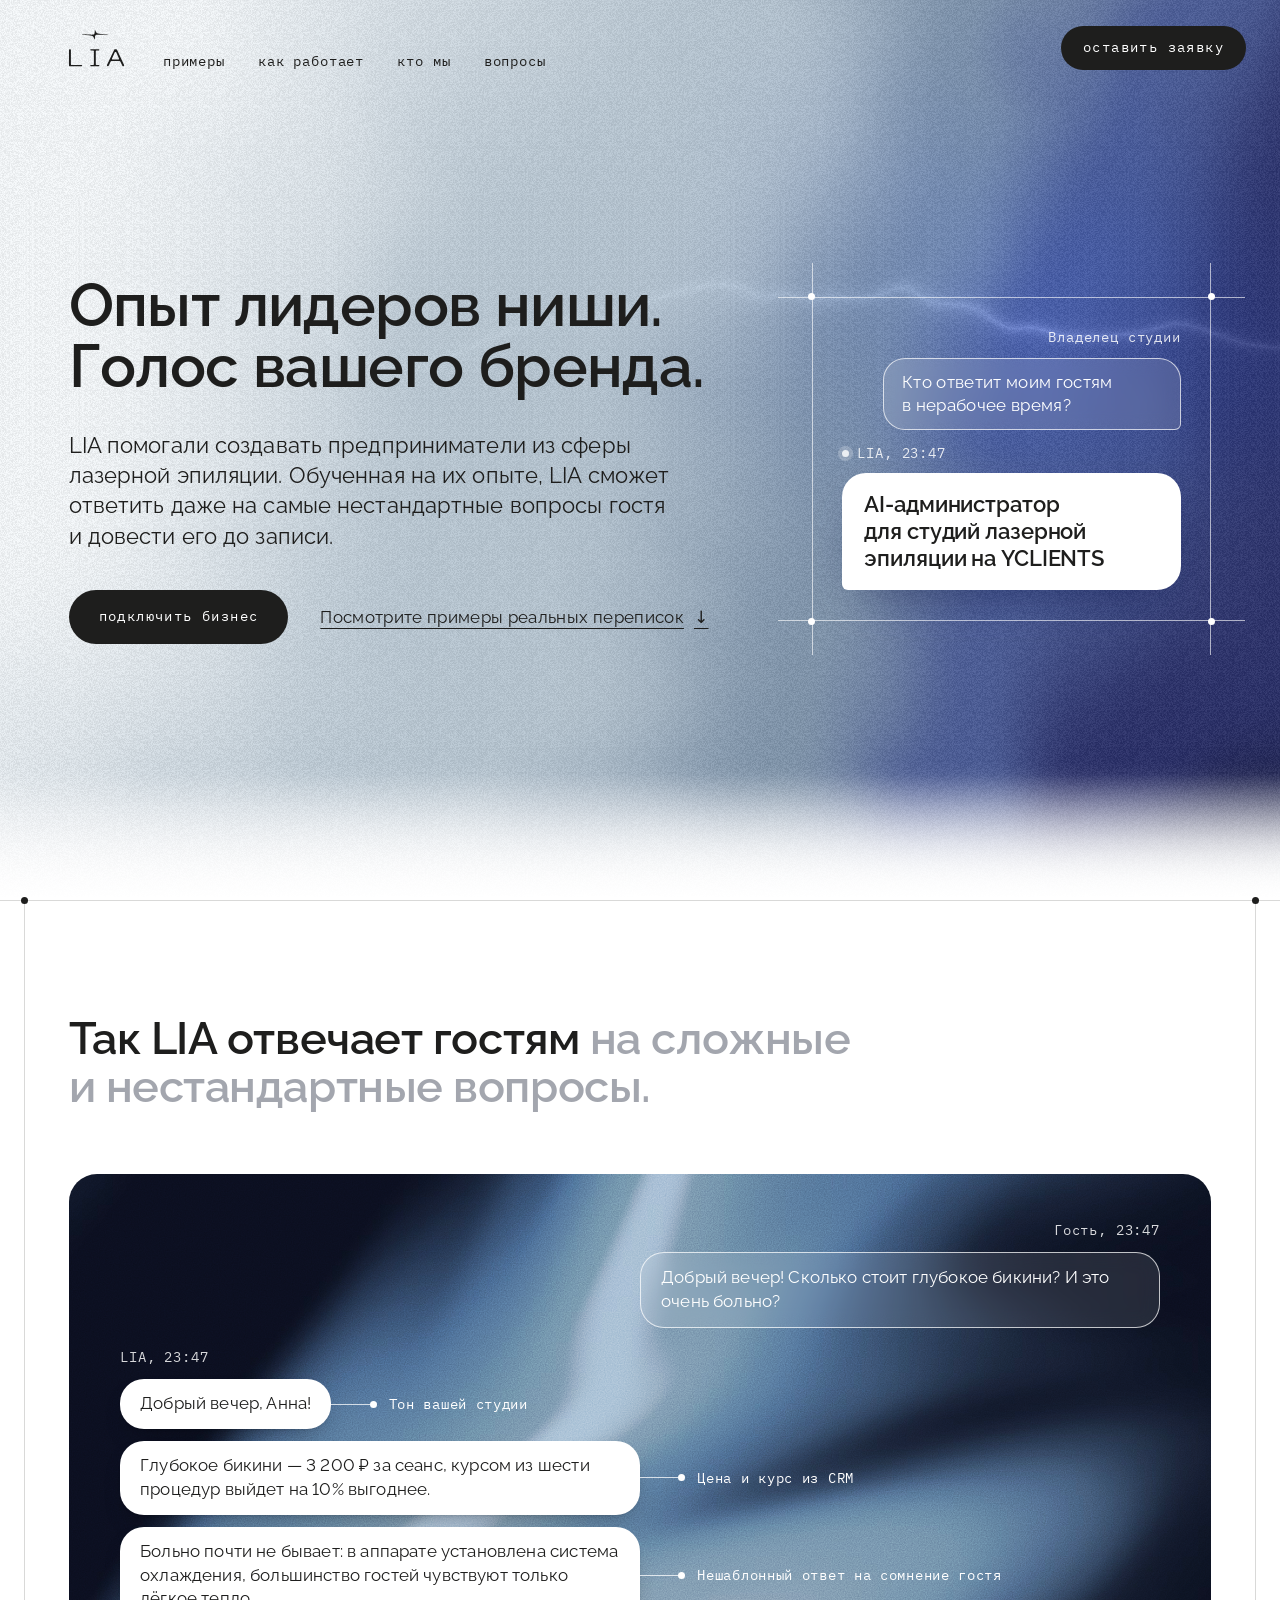
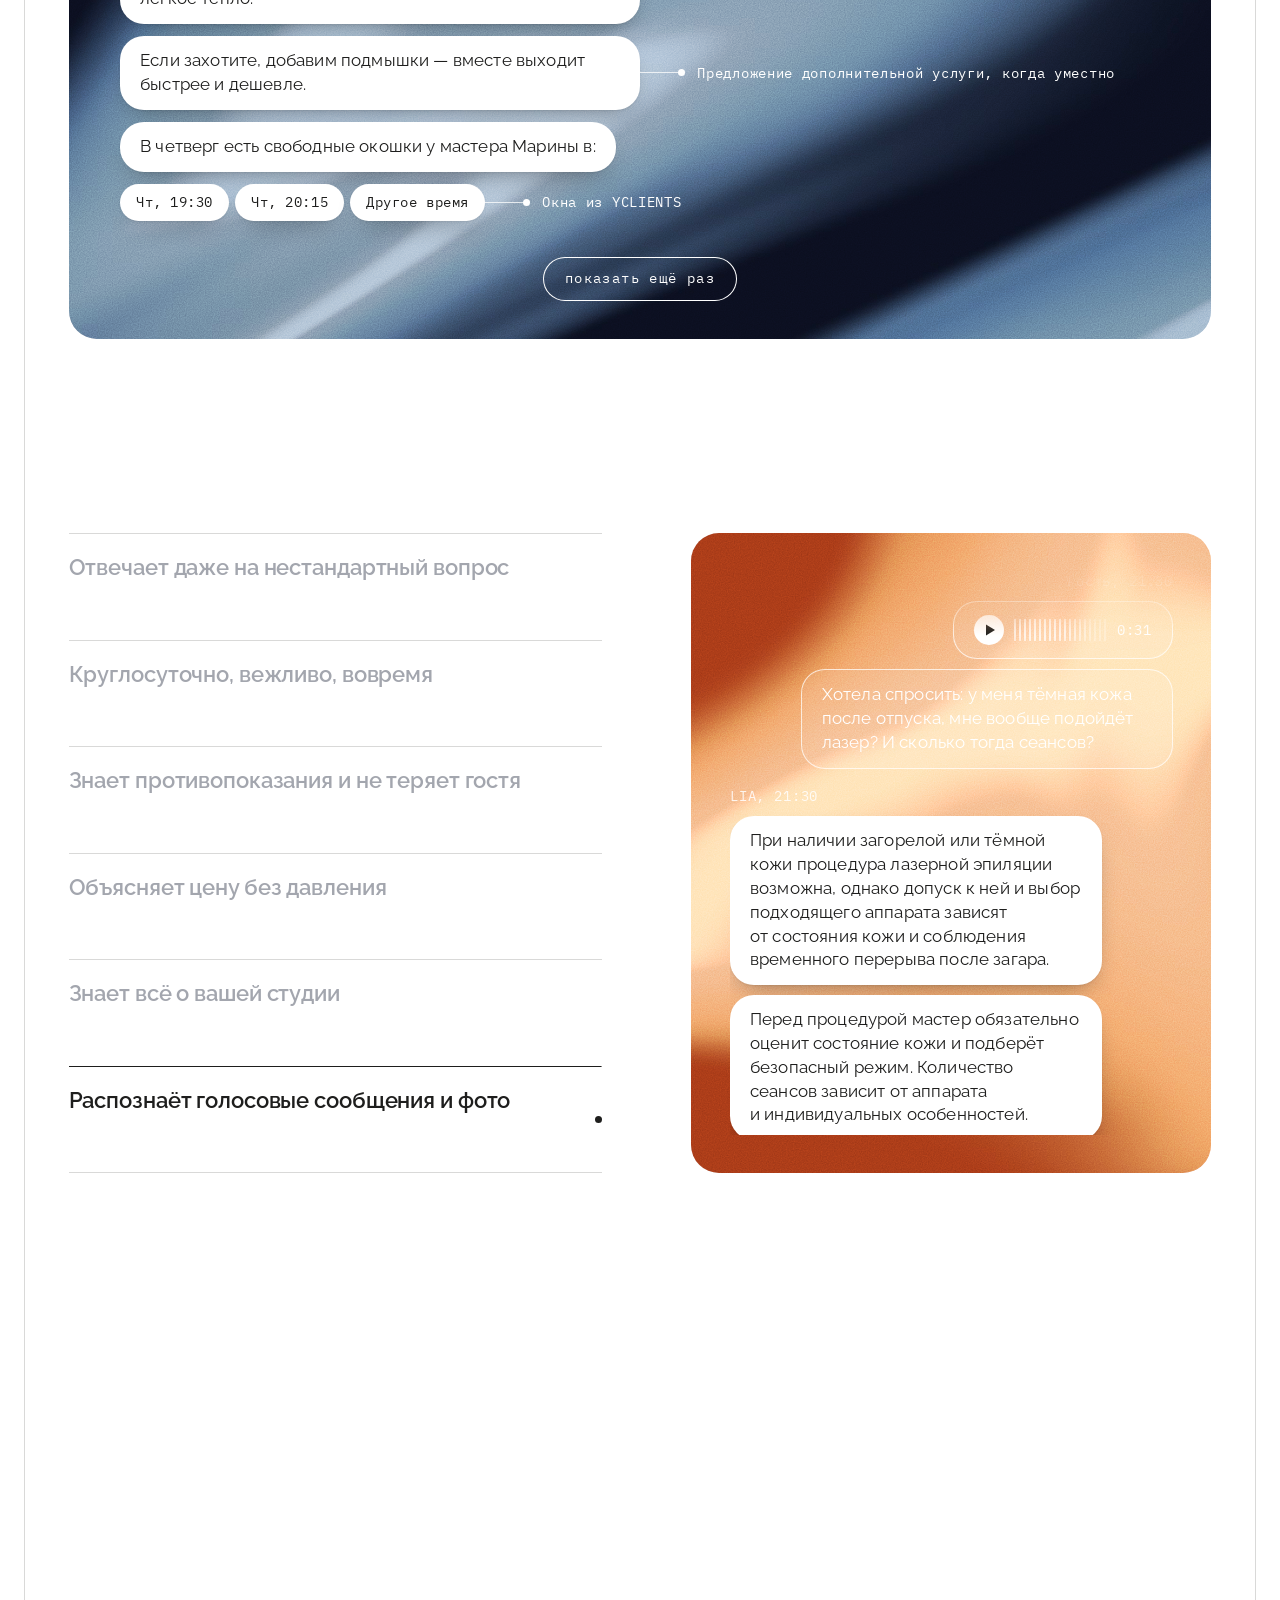
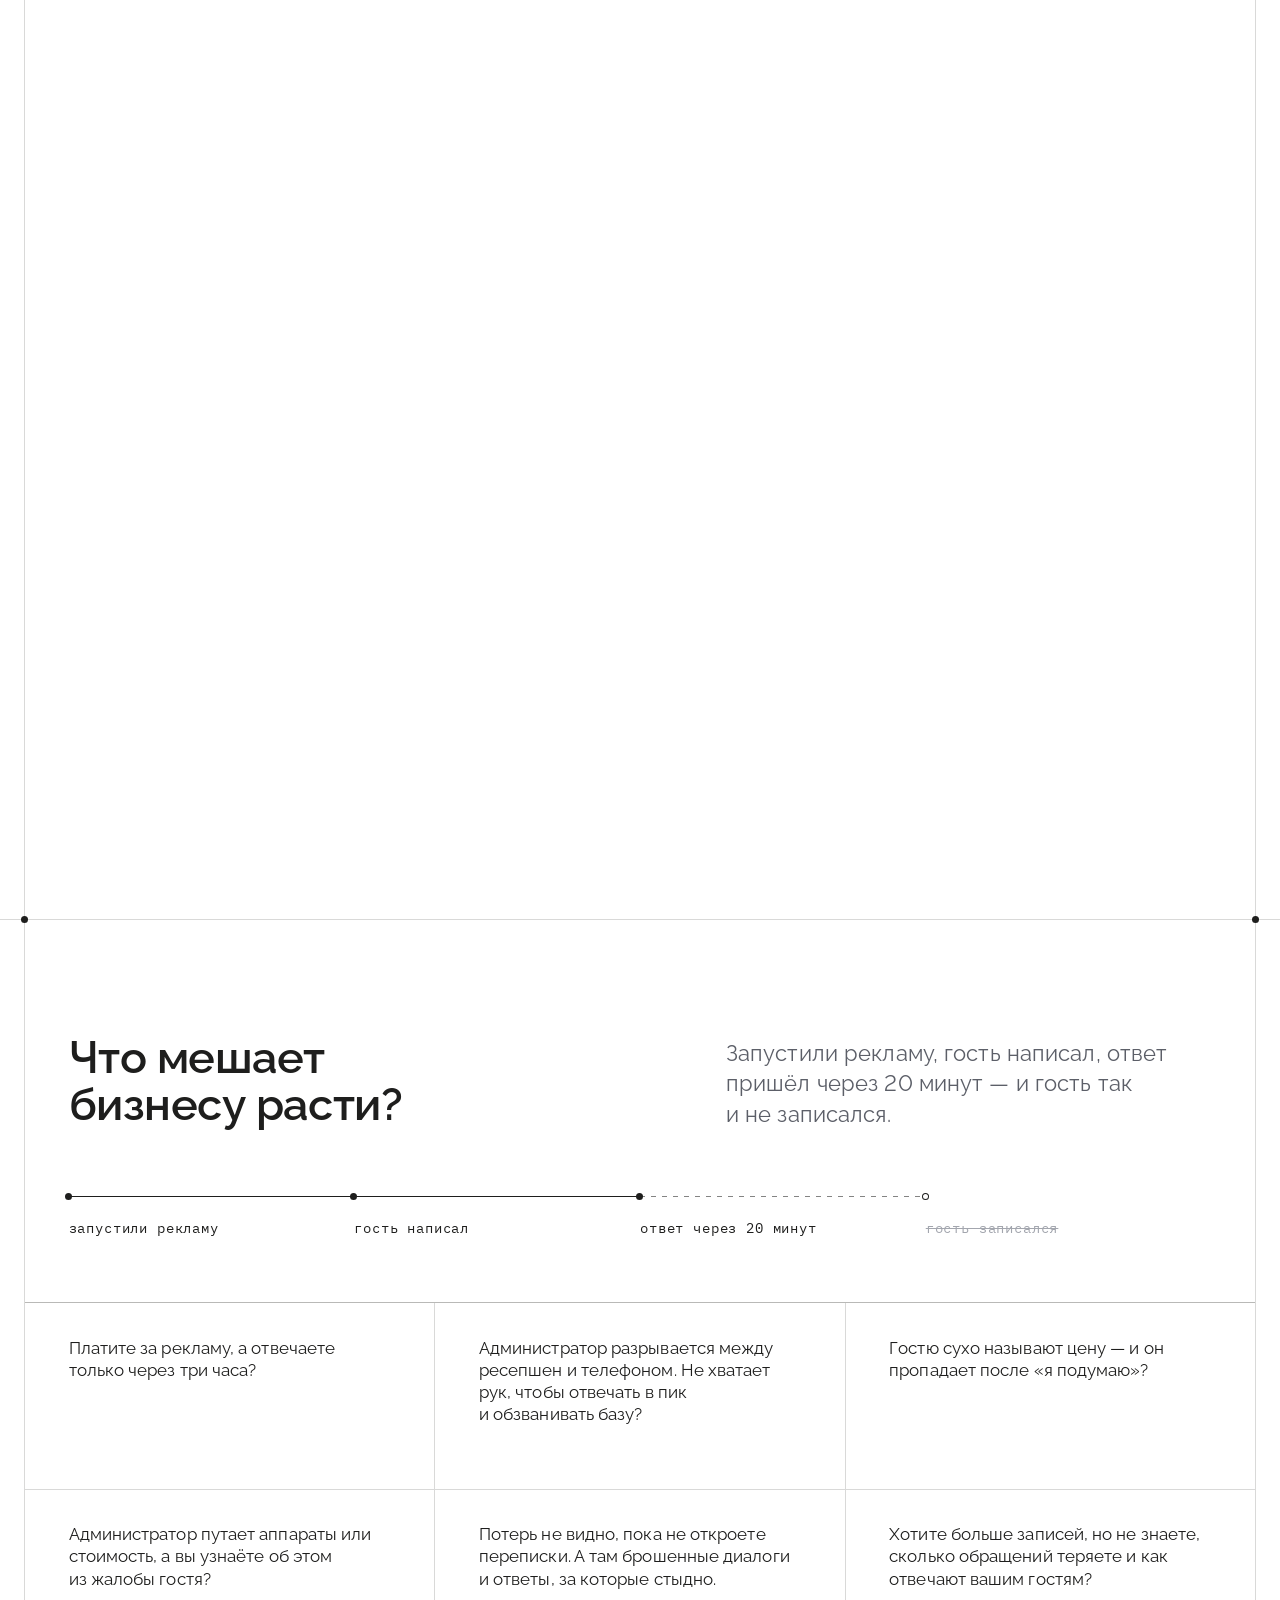
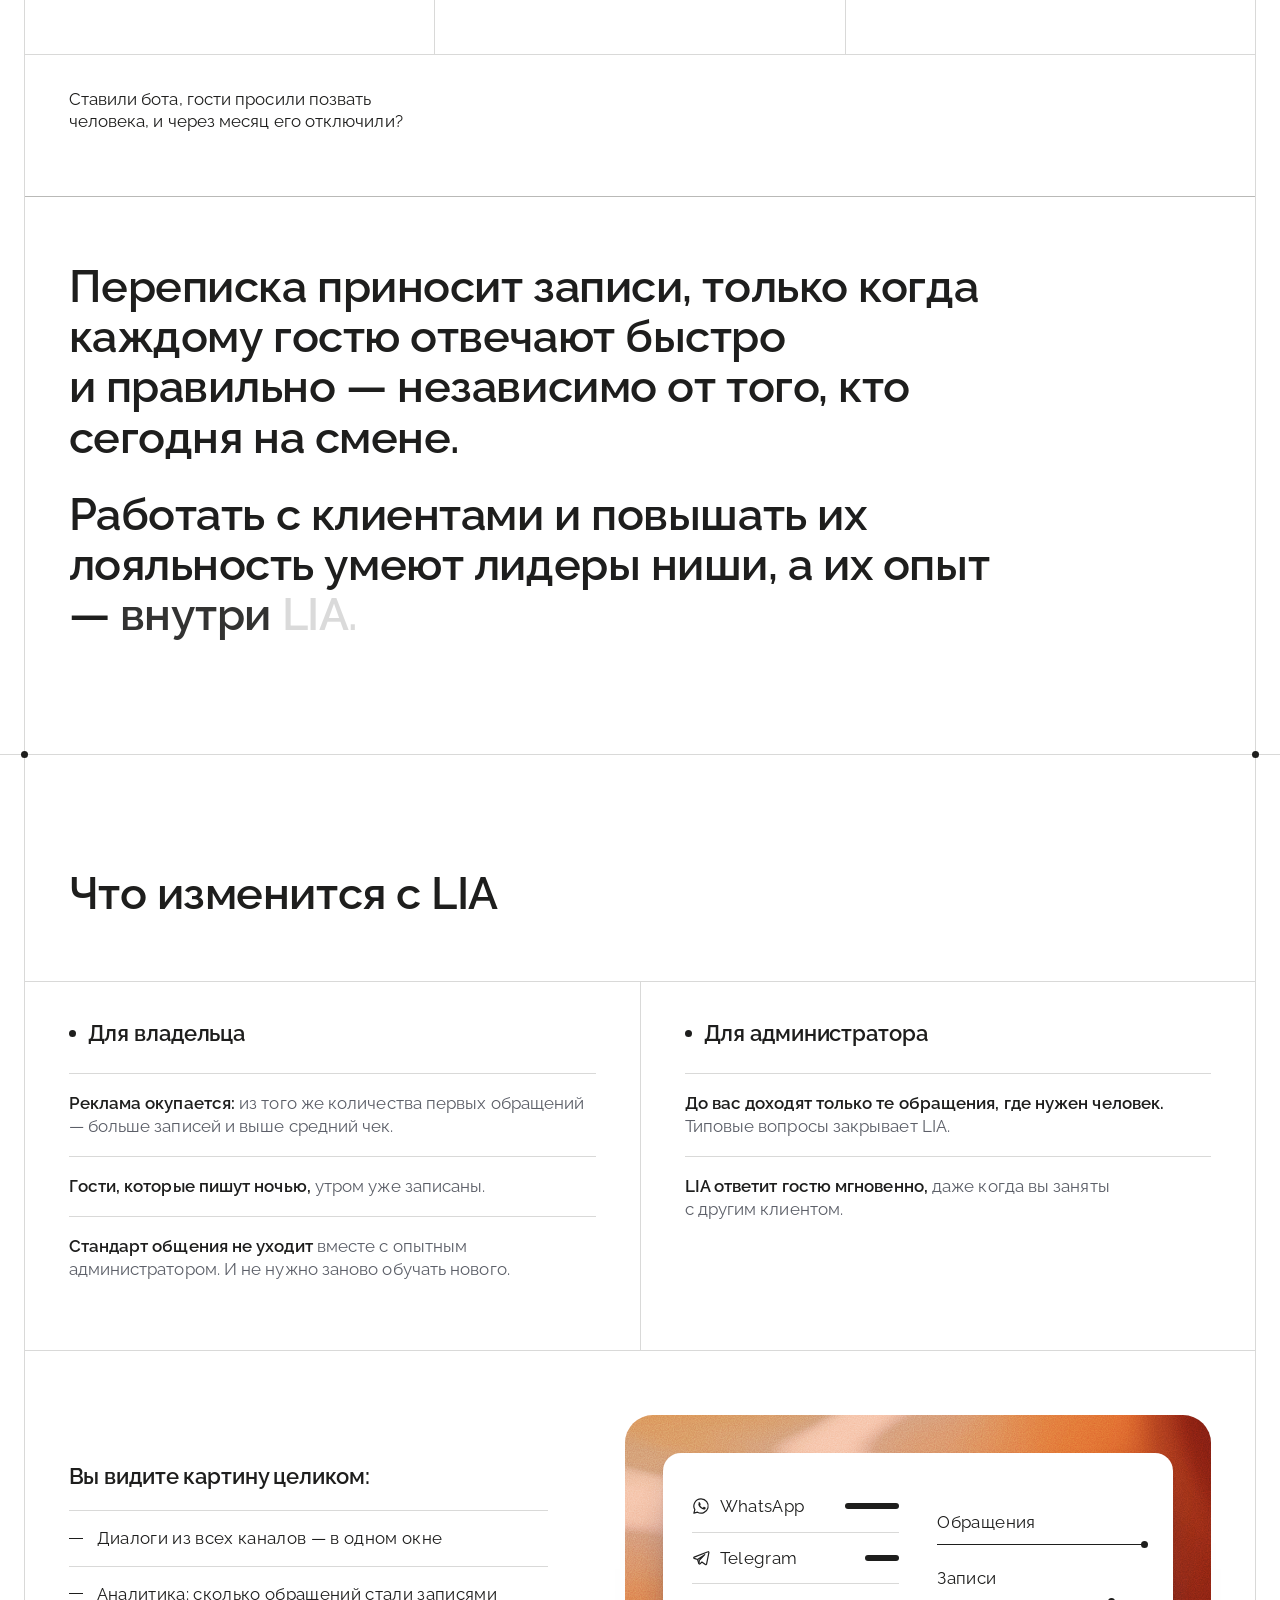
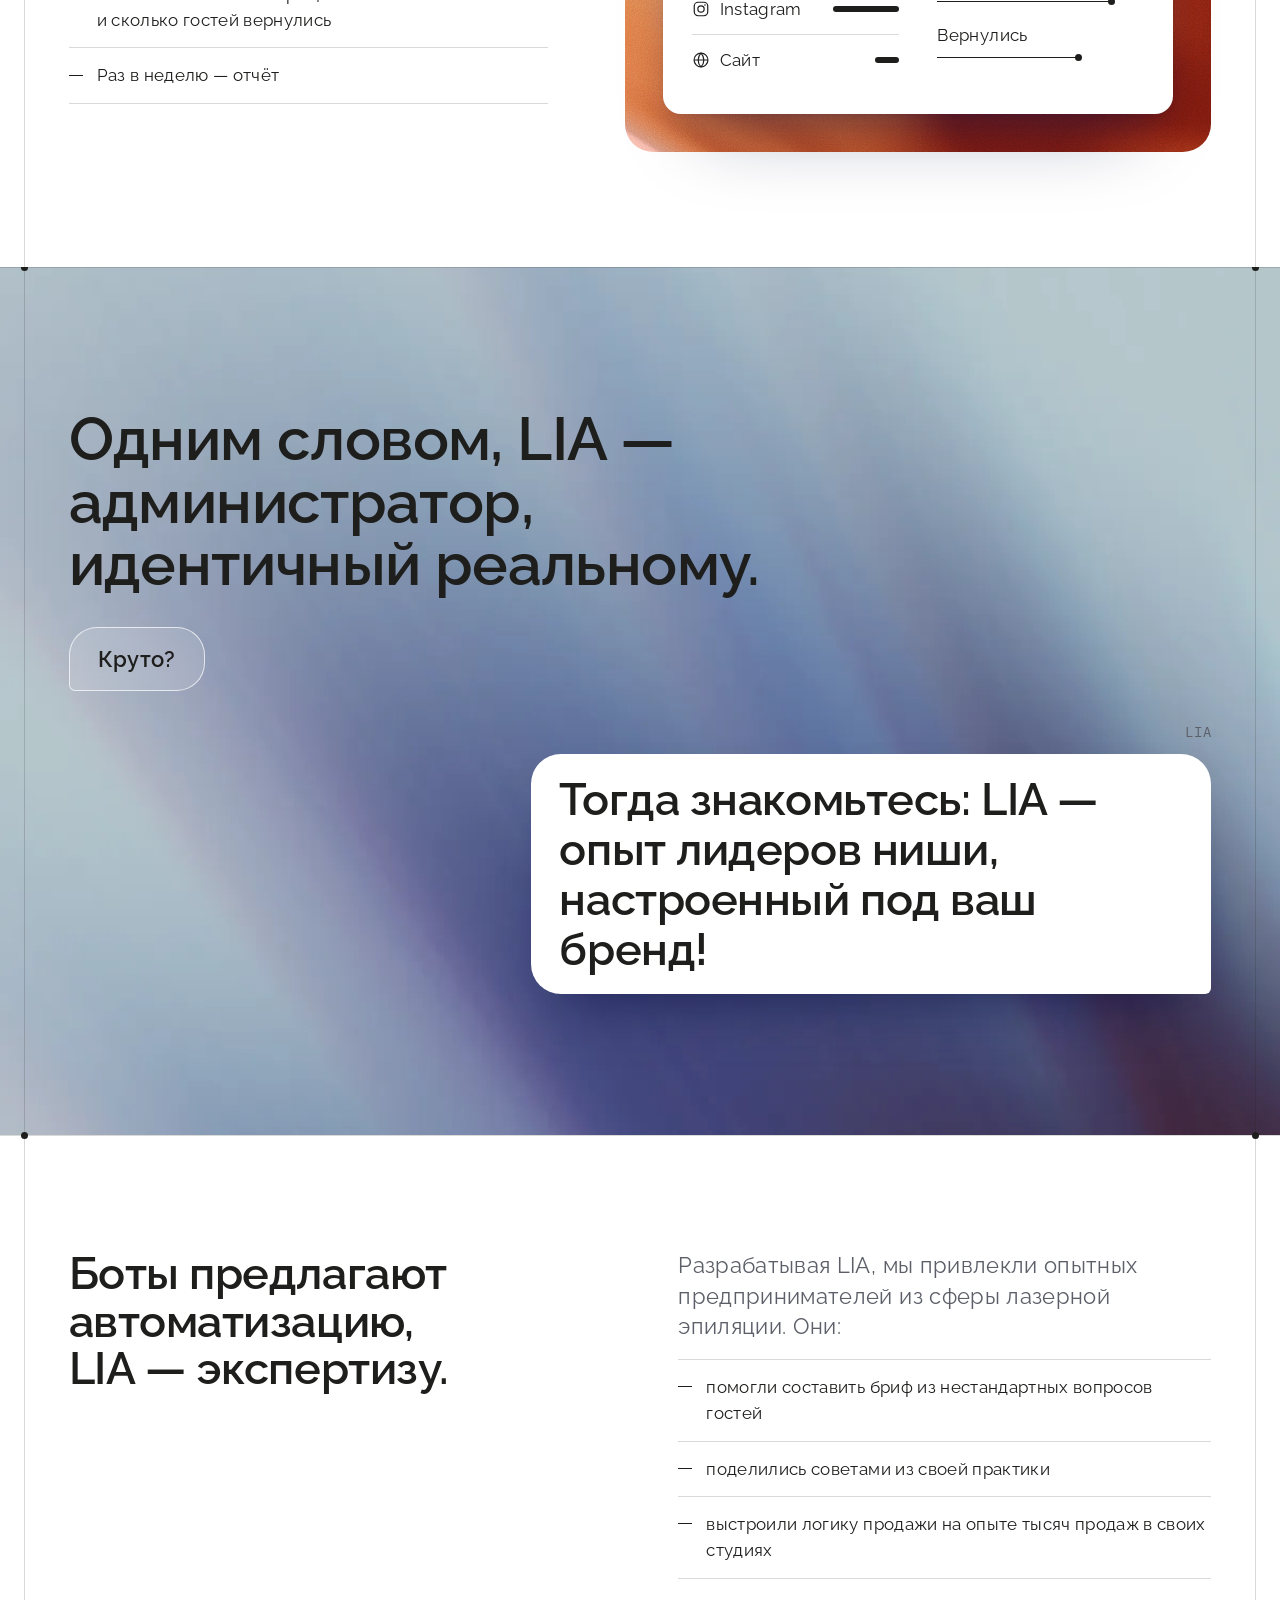
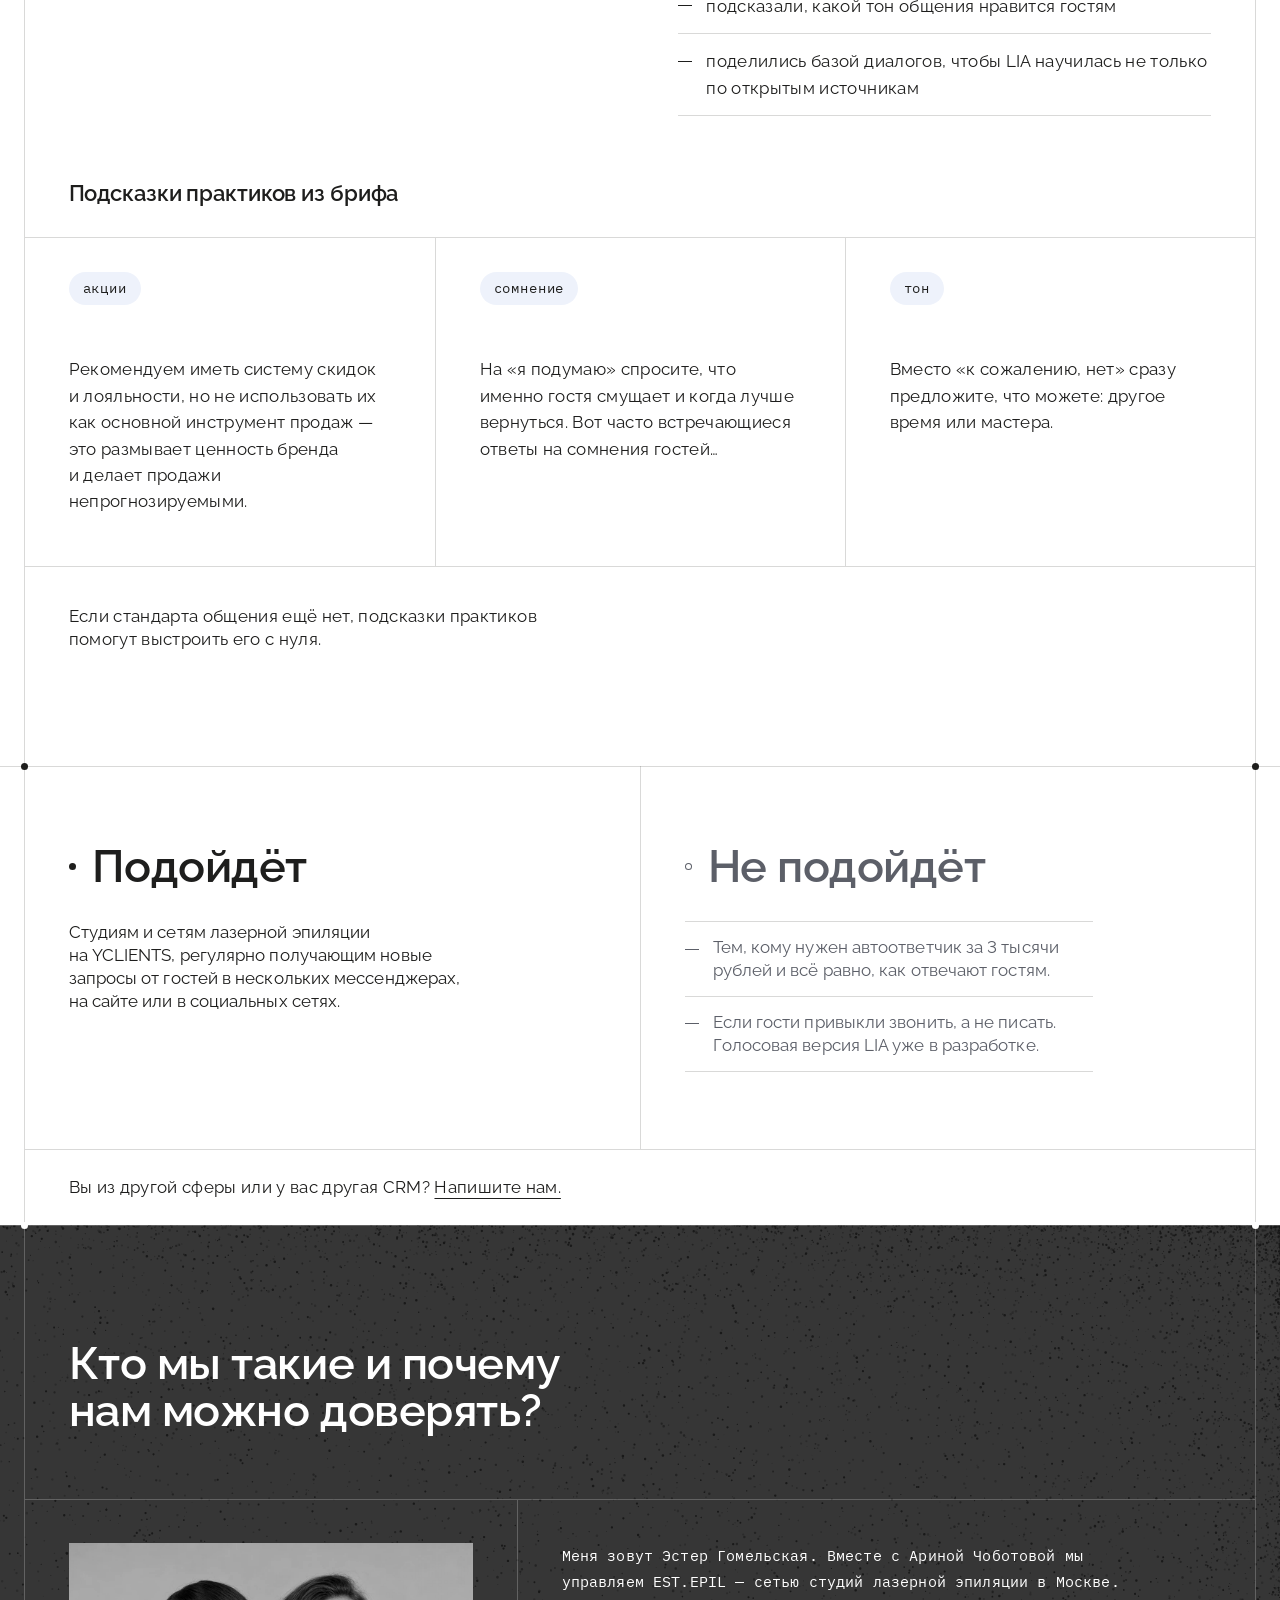
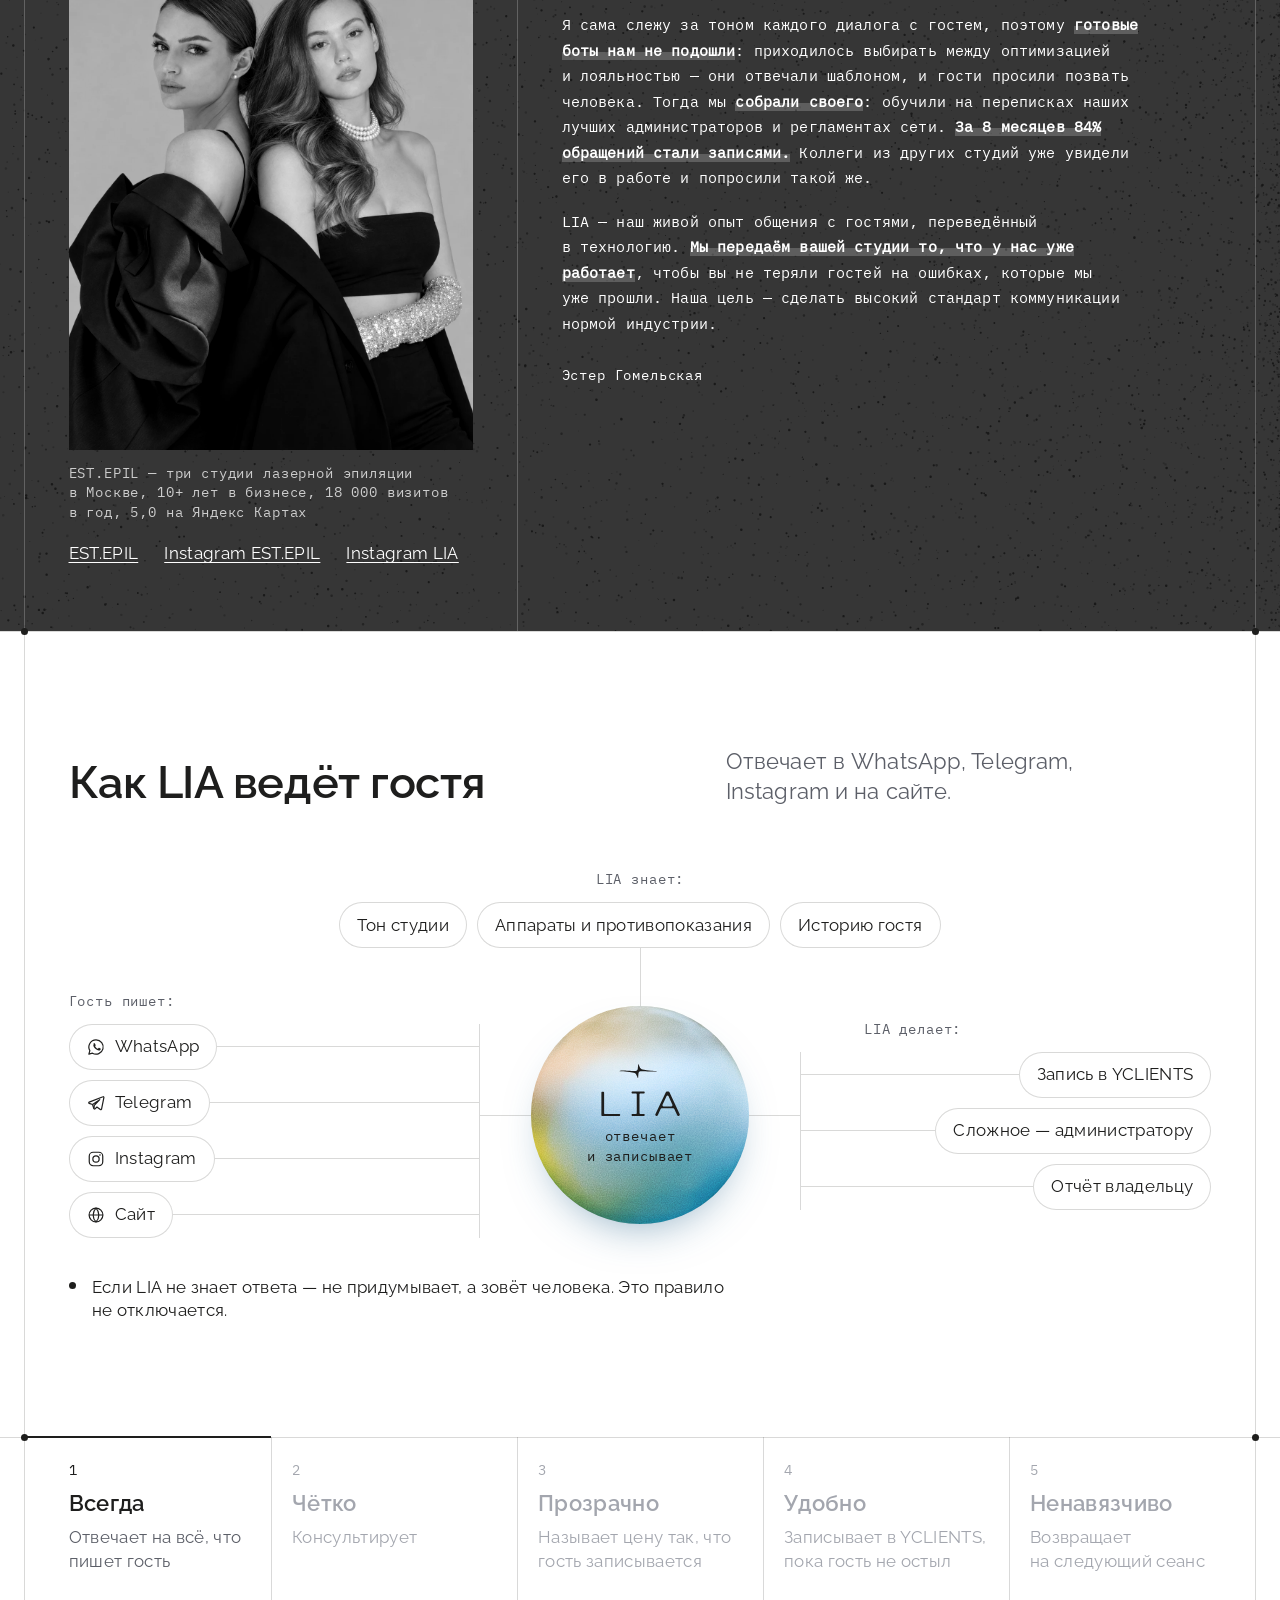
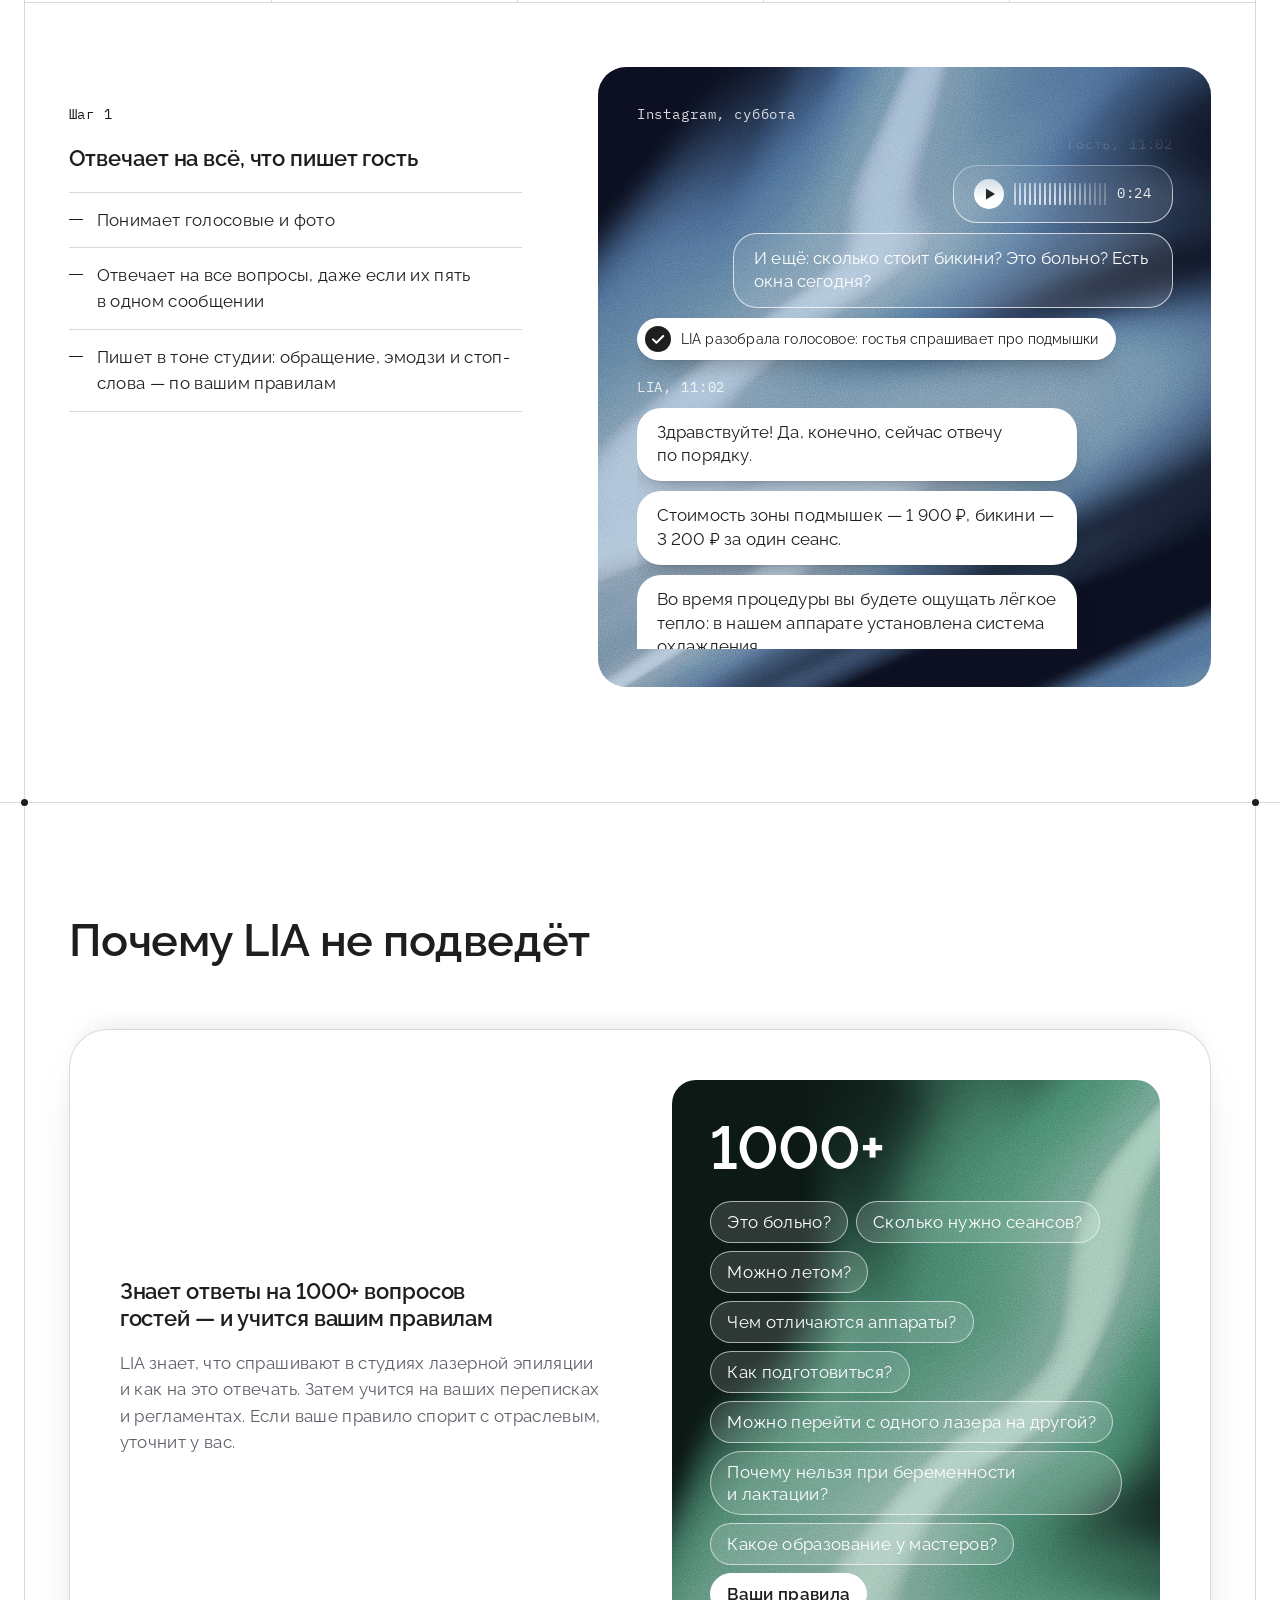
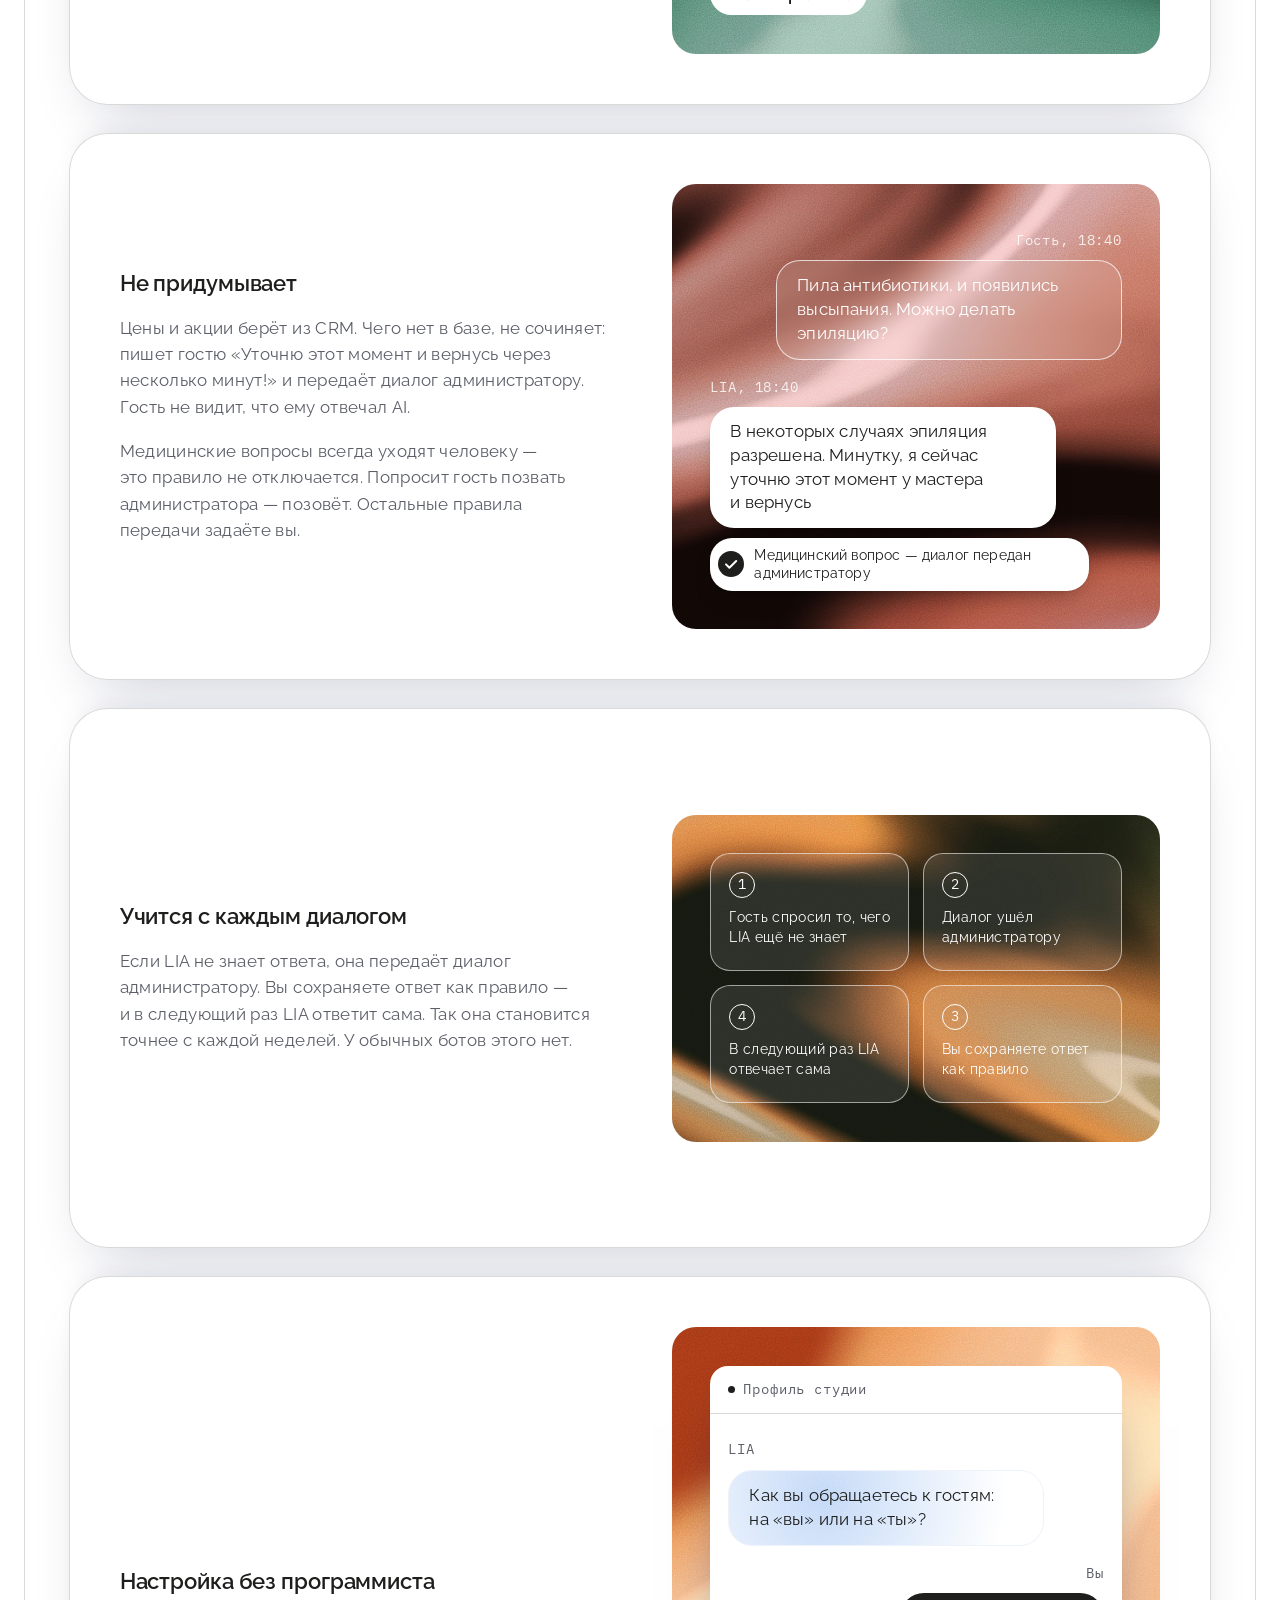
<file: next/index.html>
<!doctype html>
<!-- ЦВЕТ НИШИ: data-tone="laser" (кобальт). Другие варианты: malina, yantar, biryuza. Меняется всё сразу: облако, кнопки, акценты. -->
<html lang="ru" data-tone="laser">
<head>
<meta charset="utf-8">
<meta name="viewport" content="width=device-width, initial-scale=1">
<script>document.documentElement.classList.add('js')</script>
<title>LIA — AI-администратор для студий лазерной эпиляции на YCLIENTS</title>
<meta name="description" content="AI-администратор отвечает гостям студии за секунды, круглосуточно и в тоне вашего бренда: цены, сомнения, запись в YCLIENTS. Первым десяти студиям — специальные условия.">
<!-- ЧЕРНОВИК: пока страница лежит в папке next/, поисковикам её показывать не нужно. Когда она станет главной, удалите эту строку. -->
<meta name="robots" content="noindex">
<meta name="theme-color" content="#ECEEF2">
<link rel="icon" href="../favicon.svg" type="image/svg+xml">
<meta property="og:type" content="website">
<meta property="og:locale" content="ru_RU">
<meta property="og:site_name" content="LIA">
<meta property="og:title" content="LIA — AI-администратор для бьюти-студий">
<meta property="og:description" content="Отвечает гостям вовремя и правильно — голосом вашего бренда. Ведёт записи в YCLIENTS.">
<link rel="preload" href="../fonts/Raleway.ttf" as="font" type="font/ttf" crossorigin>
<link rel="preload" href="../fonts/IBMPlexMono-Regular.ttf" as="font" type="font/ttf" crossorigin>
<script>
/* Первый экран на телефоне по видимой высоте окна. В Chrome на iPhone 100svh захватывает и место
   под нижней панелью браузера, и ссылка «Примеры переписок» пряталась под ней. Меряем при загрузке
   и при повороте, но не при прокрутке, чтобы экран не прыгал, когда панели браузера прячутся. */
(function () {
  var d = document.documentElement, w = innerWidth;
  function set() { d.style.setProperty('--hero-h', innerHeight + 'px'); }
  set();
  addEventListener('resize', function () { if (innerWidth !== w) { w = innerWidth; set(); } });
})();
</script>
<link rel="stylesheet" href="style.css?v=1117n">
</head>
<body>

<!-- Логотип и значки каналов: рисуются один раз здесь, дальше вставляются ссылкой -->
<svg width="0" height="0" style="position:absolute" aria-hidden="true">
<symbol id="logo" overflow="visible">
<path d="M81.03,165.55v103.99c0,2.79,2.26,5.04,5.04,5.04h72.06c2.79,0,5.04,2.26,5.04,5.04l0,0c0,2.79-2.26,5.04-5.04,5.04H72.11c-2.79,0-5.04-2.26-5.04-5.04V165.55c0-2.79,2.26-5.04,5.04-5.04h3.88C78.77,160.51,81.03,162.76,81.03,165.55z"/>
<path d="M415.21,163.62l52.15,112.62c1.77,3.83-1.02,8.2-5.24,8.2h-2.27c-2.25,0-4.29-1.31-5.24-3.35l-14.77-31.91c-0.94-2.04-2.99-3.35-5.24-3.35h-59.35c-2.26,0-4.31,1.32-5.25,3.37l-14.58,31.86c-0.94,2.05-2.99,3.37-5.25,3.37h-1.95c-4.24,0-7.03-4.42-5.22-8.25l53.46-112.62c0.96-2.01,2.99-3.3,5.21-3.3h8.27C412.22,160.28,414.26,161.58,415.21,163.62zM429.96,227.63l-19.54-43.89c-2.02-4.53-8.44-4.58-10.52-0.07l-20.25,43.89c-1.76,3.83,1.03,8.19,5.24,8.19h39.8C428.87,235.75,431.66,231.45,429.96,227.63z"/>
<path d="M288.6,165.15L288.6,165.15c0-2.69-2.18-4.87-4.87-4.87h-21.85h-13.96h-21.85c-2.69,0-4.87,2.18-4.87,4.87v0c0,2.69,2.18,4.87,4.87,4.87h16.98c2.69,0,4.87,2.18,4.87,4.87v94.96c0,2.69-2.18,4.87-4.87,4.87h-16.98c-2.69,0-4.87,2.18-4.87,4.87l0,0c0,2.69,2.18,4.87,4.87,4.87h21.85h13.96h21.85c2.69,0,4.87-2.18,4.87-4.87l0,0c0-2.69-2.18-4.87-4.87-4.87h-16.98c-2.69,0-4.87-2.18-4.87-4.87v-94.96c0-2.69,2.18-4.87,4.87-4.87h16.98C286.42,170.01,288.6,167.83,288.6,165.15z"/>
<path d="M348.69,55.2c-0.43-0.04-0.86-0.07-1.28-0.11c-1.3-0.11-2.64-0.23-3.97-0.28c-2.79-0.1-5.58-0.18-8.38-0.26c-4.55-0.13-9.26-0.26-13.88-0.49c-14.47-0.72-29.04-2.94-43.32-6.58c-7.35-1.88-12.23-6.07-14.94-12.83c-1.38-3.44-2.9-6.88-4.38-10.21c-0.52-1.17-1.04-2.34-1.55-3.51c-0.09-0.2-0.18-0.39-0.29-0.58c-0.18-0.33-0.55-0.5-0.92-0.43c-0.37,0.07-0.65,0.36-0.7,0.73c-0.1,0.72-0.13,1.43-0.15,2.12c-0.02,0.48-0.04,0.95-0.08,1.43c-0.16,1.73-0.3,3.46-0.44,5.2c-0.41,4.99-0.84,10.16-1.56,15.19c-0.76,5.3-4.84,9.42-10.16,10.25c-3.74,0.58-7.36,0.79-10.77,0.62c-6.67-0.34-13.45-0.8-20.01-1.24c-5.04-0.34-10.25-0.7-15.38-0.99c-9.82-0.57-34.95-0.52-36.28,1.66c-0.11,0.19-0.12,0.39,0,0.59l0.05,0.09l0.09,0.04c0.58,0.23,1.17,0.35,1.81,0.38c2.96,0.12,5.93,0.23,8.89,0.33c5.82,0.21,11.84,0.43,17.75,0.73c14.6,0.74,29.16,2.97,43.3,6.62c7.13,1.84,11.9,5.91,14.59,12.43c1.13,2.75,2.3,5.43,3.19,7.45c0.17,0.39,0.34,0.77,0.52,1.16c0.29,0.66,0.59,1.31,0.87,1.97c0.58,1.37,1.2,2.74,1.84,4.08c0.05,0.1,0.09,0.19,0.14,0.26c0.15,0.24,0.37,0.35,0.67,0.35c0,0,0,0,0.01,0c0.3,0,0.55-0.14,0.7-0.38c0.18-0.3,0.17-0.65,0.16-0.95c0-0.09-0.01-0.18,0-0.27c0.03-0.69,0.07-1.37,0.12-2.06c0.07-0.92,0.15-1.83,0.23-2.75l0.23-2.74c0.21-2.48,0.42-5.05,0.67-7.57c0.33-3.43,0.66-6.27,1.04-8.94c0.74-5.21,4.21-8.56,9.79-9.42c3.86-0.6,7.76-0.8,11.58-0.61c4.63,0.23,9.34,0.59,13.89,0.93c6.95,0.52,14.14,1.06,21.22,1.19c8.25,0.15,16.65-0.16,24.77-0.47c3.37-0.13,6.86-0.26,10.29-0.36c0.47-0.01,0.84-0.39,0.84-0.86C349.49,55.61,349.15,55.24,348.69,55.2z"/>
</symbol>
<symbol id="i-wa" viewBox="0 0 24 24"><path d="M12 2.5a9.5 9.5 0 0 0-8.2 14.3L2.5 21.5l4.8-1.3A9.5 9.5 0 1 0 12 2.5z" fill="none" stroke="currentColor" stroke-width="1.6" stroke-linejoin="round"/><path d="M8.6 7.6c.3-.6.6-.6.9-.6h.6c.2 0 .4 0 .6.5l.8 1.9c.1.2.1.4 0 .6l-.5.7c-.1.2-.2.3 0 .6.4.7 1 1.4 1.6 1.9.6.5 1.2.8 1.6 1 .2.1.4.1.6-.1l.7-.9c.2-.2.4-.2.6-.1l1.8.9c.2.1.4.2.4.4 0 .5-.1 1.1-.5 1.5-.5.5-1.4.9-2.3.8-1.2-.2-2.6-.8-4-2-1.6-1.4-2.6-3-2.9-4.1-.3-1.1.1-2.1.4-2.4z" fill="currentColor"/></symbol>
<symbol id="i-tg" viewBox="0 0 24 24"><path d="M21.3 3.6 2.9 10.8c-.8.3-.8 1.4 0 1.7l4.5 1.5 1.7 5.4c.2.7 1.1.9 1.6.4l2.5-2.4 4.6 3.4c.6.4 1.4.1 1.6-.6l3.1-15.4c.2-.8-.6-1.5-1.2-1.2z" fill="none" stroke="currentColor" stroke-width="1.6" stroke-linejoin="round"/><path d="m7.4 14 9.6-6.4-7.3 7.6-.4 4.2" fill="none" stroke="currentColor" stroke-width="1.6" stroke-linejoin="round"/></symbol>
<symbol id="i-ig" viewBox="0 0 24 24"><rect x="3" y="3" width="18" height="18" rx="5.2" fill="none" stroke="currentColor" stroke-width="1.6"/><circle cx="12" cy="12" r="4.2" fill="none" stroke="currentColor" stroke-width="1.6"/><circle cx="17.3" cy="6.7" r="1.1" fill="currentColor"/></symbol>
<symbol id="i-web" viewBox="0 0 24 24"><circle cx="12" cy="12" r="9.2" fill="none" stroke="currentColor" stroke-width="1.6"/><path d="M2.8 12h18.4M12 2.8c2.6 2.6 3.8 5.6 3.8 9.2s-1.2 6.6-3.8 9.2c-2.6-2.6-3.8-5.6-3.8-9.2S9.4 5.4 12 2.8z" fill="none" stroke="currentColor" stroke-width="1.6"/></symbol>
</svg>

<div class="cur" aria-hidden="true"><span></span></div>

<!-- ===================== ШАПКА ===================== -->
<header class="hdr" id="hdr">
<div class="hdr-bar">
<a class="hdr-logo" href="#top" aria-label="LIA"><svg viewBox="60 14 414 276" fill="currentColor" aria-hidden="true"><use href="#logo"/></svg></a>
<nav class="hdr-nav mono lc" aria-label="Разделы">
<a href="#primery">Примеры</a>
<a href="#kak">Как работает</a>
<a href="#kto">Кто мы</a>
<a href="#voprosy">Вопросы</a>
</nav>
<a class="btn btn-sm hdr-cta" data-bot="header" target="_blank" rel="noopener" href="https://t.me/lia_ai_team_bot?start=site_header&amp;utm_source=lia_landing&amp;utm_medium=button&amp;utm_campaign=pilot&amp;utm_content=header">Оставить заявку</a>
<button class="burger" type="button" aria-label="Меню" aria-expanded="false" aria-controls="menu"><i></i><i></i></button>
</div>
<nav class="menu" id="menu" aria-label="Меню">
<a href="#primery">Примеры</a>
<a href="#kak">Как работает</a>
<a href="#kto">Кто мы</a>
<a href="#voprosy">Вопросы</a>
<a class="btn" data-bot="menu" target="_blank" rel="noopener" href="https://t.me/lia_ai_team_bot?start=site_menu&amp;utm_source=lia_landing&amp;utm_medium=button&amp;utm_campaign=pilot&amp;utm_content=menu">Оставить заявку</a>
</nav>
</header>

<main>

<!-- ===================== ПЕРВЫЙ ЭКРАН ===================== -->
<section class="sec hero" id="top">
<canvas class="gl" data-field="light" data-x="0.72" data-y="0.55" aria-hidden="true"></canvas>
<div class="wrap">
<div class="hero-copy">
<!-- только на телефоне: вместо диалога — одна строка над заголовком, шрифтом меню -->
<p class="hero-kicker mono lc">AI-администратор для&nbsp;студий<br> лазерной эпиляции на&nbsp;YCLIENTS</p>
<h1><span class="ln">Опыт лидеров ниши.</span> <span class="ln">Голос вашего бренда.</span></h1>
<p class="lead">LIA помогали создавать предприниматели из&nbsp;сферы лазерной эпиляции. Обученная на&nbsp;их&nbsp;опыте, LIA сможет ответить даже на&nbsp;самые нестандартные вопросы гостя и&nbsp;довести его до&nbsp;записи.</p>
<div class="hero-act">
<a class="btn" data-bot="hero" target="_blank" rel="noopener" href="https://t.me/lia_ai_team_bot?start=site_hero&amp;utm_source=lia_landing&amp;utm_medium=button&amp;utm_campaign=pilot&amp;utm_content=hero">Подключить бизнес</a>
<!-- на телефоне вместо длинной фразы показывается короткая -->
<a class="link hero-more" href="#primery"><span class="hm-full">Посмотрите примеры реальных переписок</span><span class="hm-short">Примеры переписок</span> <i aria-hidden="true">↓</i></a>
</div>
</div>
<div class="frame">
<i></i><i></i><i></i><i></i>
<div class="hero-chat" data-chat="hero">
<p class="who mono">Владелец студии</p>
<p class="q">Кто ответит моим гостям в&nbsp;нерабочее время?</p>
<p class="who l mono">LIA, 23:47</p>
<p class="a" data-typed>AI-администратор для&nbsp;студий лазерной эпиляции на&nbsp;YCLIENTS</p>
</div>
</div>
</div>
</section>

<!-- ===================== ПРИМЕРЫ ===================== -->
<section class="sec" id="primery">
<div class="wrap">
<div class="head">
<h2>Так LIA отвечает гостям <span class="dim">на&nbsp;сложные и&nbsp;нестандартные вопросы.</span></h2>
</div>

<!-- Переписка 1, главная: справа от каждой реплики — что именно LIA сделала -->
<div class="stage grain bg-steel" data-dark>
<div class="chat demo" data-chat id="demo">
<p class="who">Гость, 23:47</p>
<p class="msg g">Добрый вечер! Сколько стоит глубокое бикини? И&nbsp;это очень больно?</p>
<p class="who l">LIA, 23:47</p>
<div class="row"><p class="msg l">Добрый вечер, Анна!</p><p class="tag"><i></i>Тон вашей студии</p></div>
<div class="row"><p class="msg l">Глубокое бикини — 3&nbsp;200&nbsp;₽ за&nbsp;сеанс, курсом из&nbsp;шести процедур выйдет на&nbsp;10% выгоднее.</p><p class="tag"><i></i>Цена и&nbsp;курс из&nbsp;CRM</p></div>
<div class="row"><p class="msg l">Больно почти не&nbsp;бывает: в&nbsp;аппарате установлена система охлаждения, большинство гостей чувствуют только лёгкое тепло.</p><p class="tag"><i></i>Нешаблонный ответ на&nbsp;сомнение гостя</p></div>
<div class="row"><p class="msg l">Если захотите, добавим подмышки — вместе выходит быстрее и&nbsp;дешевле.</p><p class="tag"><i></i>Предложение дополнительной услуги, когда уместно</p></div>
<div class="row"><p class="msg l">В&nbsp;четверг есть свободные окошки у&nbsp;мастера Марины&nbsp;в:</p></div>
<div class="row"><div class="slots"><span>Чт, 19:30</span><span>Чт, 20:15</span><span>Другое время</span></div><p class="tag"><i></i>Окна из&nbsp;YCLIENTS</p></div>
</div>
<div class="demo-foot"><button type="button" class="btn btn-line btn-sm" data-replay="demo">Показать ещё раз</button></div>
</div>

<!-- Переписки 2–7: список слева, телефон справа; листаются вместе с прокруткой -->
<div class="exs" data-exs>
<div class="exs-sticky">

<article class="ex is-on">
<button type="button" class="ex-cap"><span class="h3">Отвечает даже на&nbsp;нестандартный вопрос</span></button>
<div class="ex-stage stage grain bg-green" data-dark><div class="chat" data-chat="manual">
<p class="who">Гость, 14:20</p>
<p class="msg g">Я&nbsp;сделала 4&nbsp;сеанса на&nbsp;диоде в&nbsp;другой студии. Можно продолжить у&nbsp;вас на&nbsp;александрите?</p>
<p class="who l">LIA, 14:20</p>
<p class="msg l">Да, конечно! Перед сеансом мастер посмотрит кожу, тип волос и&nbsp;подберёт параметры под александрит.</p>
<p class="msg l">Подскажите, когда был последний сеанс? Между процедурами рекомендована пауза в&nbsp;4–6&nbsp;недель.</p>
</div></div>
</article>

<article class="ex">
<button type="button" class="ex-cap"><span class="h3">Круглосуточно, вежливо, вовремя</span></button>
<div class="ex-stage stage grain bg-terra" data-dark><div class="chat" data-chat="manual">
<p class="who">Гость, 01:12</p>
<p class="msg g">Простите, что так поздно 🙈 Хочу сделать подмышки до&nbsp;отпуска, улетаю через три дня. Успею?</p>
<p class="who l">LIA, 01:12</p>
<p class="msg l">Пишите в&nbsp;любое время 🤍 Один сеанс точно успеем, волосы станут заметно тоньше.</p>
<p class="msg l">Так как планируется загар, рекомендуем сделать процедуру на&nbsp;аппарате DEKA MOVEO — после него можно загорать сразу без дополнительных ограничений!</p>
<p class="msg l">Есть окошки завтра в&nbsp;11:00 или в&nbsp;четверг в&nbsp;19:30. Когда вас записать?</p>
</div></div>
</article>

<article class="ex">
<button type="button" class="ex-cap"><span class="h3">Знает противопоказания и&nbsp;не&nbsp;теряет гостя</span></button>
<div class="ex-stage stage grain bg-edu" data-dark><div class="chat" data-chat="manual">
<p class="who">Гость, 18:05</p>
<p class="msg g">Я&nbsp;кормлю грудью, ребёнку 5&nbsp;месяцев. Мне можно эпиляцию?</p>
<p class="who l">LIA, 18:05</p>
<p class="msg l">Здравствуйте! Поздравляем вас с&nbsp;рождением малыша 🤍</p>
<p class="msg l">Период лактации и&nbsp;грудного вскармливания входит в&nbsp;список противопоказаний для проведения лазерной эпиляции, поэтому во&nbsp;время кормления процедуру делать не&nbsp;рекомендуется. Это связано с&nbsp;изменениями гормонального фона и&nbsp;повышенной чувствительностью кожи.</p>
<p class="msg l">Если у&nbsp;вас возникнут другие вопросы или вы захотите запланировать визит после завершения лактации, с&nbsp;радостью подскажу! 🤍</p>
</div></div>
</article>

<article class="ex">
<button type="button" class="ex-cap"><span class="h3">Объясняет цену<br class="m-br"> без давления</span></button>
<div class="ex-stage stage grain bg-ember" data-dark><div class="chat" data-chat="manual">
<p class="who">Гость, 12:41</p>
<p class="msg g">Почему у&nbsp;вас дороже, чем в&nbsp;студии рядом?</p>
<p class="who l">LIA, 12:41</p>
<p class="msg l">Наши цены сформированы исходя из&nbsp;стоимости аппаратов: у&nbsp;нас стоят только новые лицензированные модели, за&nbsp;безопасность и&nbsp;результативность которых мы в&nbsp;ответе.</p>
<p class="msg l">Рынок широкий: идя в&nbsp;место с&nbsp;подозрительно низким прайсом, запросите регистрационное удостоверение на&nbsp;лазер — это вопрос вашего здоровья.</p>
<p class="msg l">Кроме этого, эпиляцию вам будет делать опытный медик, вы сможете припарковать машину бесплатно, воспользоваться массажными очками или посмотреть фильм во&nbsp;время сеанса и&nbsp;не&nbsp;только.</p>
<p class="msg l">Посчитаю, сколько выйдет услуга с&nbsp;учётом 30% на&nbsp;первый визит?</p>
</div></div>
</article>

<article class="ex">
<button type="button" class="ex-cap"><span class="h3">Знает всё<br class="m-br"> о&nbsp;вашей студии</span></button>
<div class="ex-stage stage grain bg-steel" data-dark><div class="chat" data-chat="manual">
<p class="who">Гость, 10:17</p>
<p class="msg g">А&nbsp;какое образование у&nbsp;ваших мастеров?</p>
<p class="who l">LIA, 10:17</p>
<p class="msg l">Все наши мастера имеют медицинское образование и&nbsp;необходимую квалификацию, а&nbsp;также прошли специальное обучение и&nbsp;интенсив-тренинги по&nbsp;работе с&nbsp;лазерным оборудованием 🤍</p>
<p class="msg l">Какая зона вас интересует и&nbsp;подсказать&nbsp;ли вам варианты для визита?</p>
</div></div>
</article>

<article class="ex">
<button type="button" class="ex-cap"><span class="h3">Распознаёт голосовые сообщения и&nbsp;фото</span></button>
<div class="ex-stage stage grain bg-peach" data-dark><div class="chat" data-chat="manual">
<p class="who">Гость, 21:30</p>
<p class="msg g voice"><span class="wave"></span><span class="mono">0:31</span></p>
<p class="msg g">Хотела спросить: у&nbsp;меня тёмная кожа после отпуска, мне вообще подойдёт лазер? И&nbsp;сколько тогда сеансов?</p>
<p class="who l">LIA, 21:30</p>
<p class="msg l">При наличии загорелой или тёмной кожи процедура лазерной эпиляции возможна, однако допуск к&nbsp;ней и&nbsp;выбор подходящего аппарата зависят от&nbsp;состояния кожи и&nbsp;соблюдения временного перерыва после загара.</p>
<p class="msg l">Перед процедурой мастер обязательно оценит состояние кожи и&nbsp;подберёт безопасный режим. Количество сеансов зависит от&nbsp;аппарата и&nbsp;индивидуальных особенностей.</p>
<p class="msg l">Пришлите, пожалуйста, фото участка кожи с&nbsp;волосами, чтобы мастер смог дать предварительные рекомендации.</p>
</div></div>
</article>
</div>
</div>
</div>
</section>

<!-- ===================== ЧТО МЕШАЕТ РАСТИ ===================== -->
<section class="sec" id="boli">
<div class="wrap">
<div class="head">
<h2>Что мешает бизнесу расти?</h2>
<p class="lead">Запустили рекламу, гость написал, ответ пришёл через 20&nbsp;минут — и&nbsp;гость так и&nbsp;не&nbsp;записался.</p>
</div>

<ol class="chain mono" data-chain>
<li><span>запустили рекламу</span></li>
<li><span>гость написал</span></li>
<li><span>ответ через 20&nbsp;минут</span></li>
<li><span>гость записался</span></li>
</ol>

<ul class="pains" data-pains>
<li class="pain"><p>Платите за&nbsp;рекламу, а&nbsp;отвечаете только через три часа?</p></li>
<li class="pain"><p>Администратор разрывается между ресепшен и&nbsp;телефоном. Не&nbsp;хватает рук, чтобы отвечать в&nbsp;пик и&nbsp;обзванивать базу?</p></li>
<li class="pain"><p>Гостю сухо называют цену — и&nbsp;он пропадает после «я&nbsp;подумаю»?</p></li>
<li class="pain"><p>Администратор путает аппараты или стоимость, а&nbsp;вы узнаёте об&nbsp;этом из&nbsp;жалобы гостя?</p></li>
<li class="pain"><p>Потерь не&nbsp;видно, пока не&nbsp;откроете переписки. А&nbsp;там брошенные диалоги и&nbsp;ответы, за&nbsp;которые стыдно.</p></li>
<li class="pain"><p>Хотите больше записей, но&nbsp;не&nbsp;знаете, сколько обращений теряете и&nbsp;как отвечают вашим гостям?</p></li>
<li class="pain"><p>Ставили бота, гости просили позвать человека, и&nbsp;через месяц его отключили?</p></li>
</ul>
<div class="pains-dots" aria-hidden="true"></div>

<p class="scrub" data-scrub>Переписка приносит записи, только когда каждому гостю отвечают быстро и&nbsp;правильно — независимо от&nbsp;того, кто сегодня на&nbsp;смене.</p>
<p class="scrub" data-scrub>Работать с&nbsp;клиентами и&nbsp;повышать их лояльность умеют лидеры ниши, а&nbsp;их опыт — внутри LIA.</p>
</div>
</section>

<!-- ===================== ЧТО ИЗМЕНИТСЯ ===================== -->
<section class="sec" id="chto">
<div class="wrap">
<div class="head">
<h2>Что изменится с&nbsp;LIA</h2>
</div>

<div class="ben-tabs" role="tablist" aria-label="Для кого">
<button type="button" class="ben-tab" role="tab" aria-selected="true" data-ben="0">Для владельца</button>
<button type="button" class="ben-tab" role="tab" aria-selected="false" data-ben="1">Для администратора</button>
</div>
<div class="ben">
<div class="ben-col is-on">
<h3>Для владельца</h3>
<ul>
<li><b>Реклама окупается:</b> из&nbsp;того&nbsp;же количества первых обращений — больше записей и&nbsp;выше средний чек.</li>
<li><b>Гости, которые пишут ночью,</b> утром уже записаны.</li>
<li><b>Стандарт общения не&nbsp;уходит</b> вместе с&nbsp;опытным администратором. И&nbsp;не&nbsp;нужно заново обучать нового.</li>
</ul>
</div>
<div class="ben-col">
<h3>Для администратора</h3>
<ul>
<li><b>До&nbsp;вас доходят только те обращения, где нужен человек.</b> Типовые вопросы закрывает LIA.</li>
<li><b>LIA ответит гостю мгновенно,</b> даже когда вы заняты с&nbsp;другим клиентом.</li>
</ul>
</div>
</div>

<div class="see">
<div>
<h3>Вы видите картину целиком:</h3>
<ul class="dash">
<li>Диалоги из&nbsp;всех каналов — в&nbsp;одном окне</li>
<li>Аналитика: сколько обращений стали записями и&nbsp;сколько гостей вернулись</li>
<li>Раз в&nbsp;неделю — отчёт</li>
</ul>
</div>
<div class="board grain bg-ember" data-in aria-hidden="true">
<div class="board-in">
<ul class="board-ch">
<li><svg><use href="#i-wa"/></svg><span>WhatsApp</span><i style="--v:54px"></i></li>
<li><svg><use href="#i-tg"/></svg><span>Telegram</span><i style="--v:34px"></i></li>
<li><svg><use href="#i-ig"/></svg><span>Instagram</span><i style="--v:66px"></i></li>
<li><svg><use href="#i-web"/></svg><span>Сайт</span><i style="--v:24px"></i></li>
</ul>
<div class="board-m">
<div><span>Обращения</span><i style="--v:100%"></i></div>
<div><span>Записи</span><i style="--v:84%"></i></div>
<div><span>Вернулись</span><i style="--v:68%"></i></div>
</div>
</div>
</div>
</div>
</div>
</section>

<!-- Кульминация: «Круто?» -->
<section class="sec peak">
<div class="wrap">
<p class="scrub" data-scrub>Одним словом, LIA — администратор, идентичный реальному.</p>
<p class="kruto" id="kruto">Круто?</p>
<div class="peak-reply" data-chat="manual" id="reply">
<p class="who">LIA</p>
<p class="msg l">Тогда знакомьтесь: LIA — опыт лидеров ниши, настроенный под ваш бренд!</p>
</div>
</div>
</section>

<!-- ===================== ЭКСПЕРТИЗА ===================== -->
<section class="sec" id="ekspertiza">
<div class="wrap">
<div class="xp">
<h2>Боты предлагают автоматизацию, LIA — экспертизу.</h2>
<div class="xp-list">
<p>Разрабатывая LIA, мы привлекли опытных предпринимателей из&nbsp;сферы лазерной эпиляции. Они:</p>
<ul class="dash">
<li>помогли составить бриф из&nbsp;нестандартных вопросов гостей</li>
<li>поделились советами из&nbsp;своей практики</li>
<li>выстроили логику продажи на&nbsp;опыте тысяч продаж в&nbsp;своих студиях</li>
<li>подсказали, какой тон общения нравится гостям</li>
<li>поделились базой диалогов, чтобы LIA научилась не&nbsp;только по&nbsp;открытым источникам</li>
</ul>
</div>
</div>

<div class="tips">
<h3 class="tips-h">Подсказки практиков из&nbsp;брифа</h3>
<div class="tips-grid">
<div class="tip"><p class="mono lc">Акции</p><p>Рекомендуем иметь систему скидок и&nbsp;лояльности, но&nbsp;не&nbsp;использовать их как основной инструмент продаж — это размывает ценность бренда и&nbsp;делает продажи непрогнозируемыми.</p></div>
<div class="tip"><p class="mono lc">Сомнение</p><p>На&nbsp;«я&nbsp;подумаю» спросите, что именно гостя смущает и&nbsp;когда лучше вернуться. Вот часто встречающиеся ответы на&nbsp;сомнения гостей…</p></div>
<div class="tip"><p class="mono lc">Тон</p><p>Вместо «к&nbsp;сожалению, нет» сразу предложите, что можете: другое время или мастера.</p></div>
</div>
</div>
<p class="after">Если стандарта общения ещё нет, подсказки практиков помогут выстроить его с&nbsp;нуля.</p>
</div>
</section>

<!-- ===================== ПОДОЙДЁТ / НЕ ПОДОЙДЁТ ===================== -->
<section class="sec fit" id="komu">
<div class="wrap">
<div class="fit-grid">
<div class="fit-col">
<h2>Подойдёт</h2>
<p>Студиям и&nbsp;сетям лазерной эпиляции на&nbsp;YCLIENTS, регулярно получающим новые запросы от&nbsp;гостей в&nbsp;нескольких мессенджерах, на&nbsp;сайте или в&nbsp;социальных сетях.</p>
</div>
<div class="fit-col">
<h2>Не&nbsp;подойдёт</h2>
<ul class="dash">
<li>Тем, кому нужен автоответчик за&nbsp;3&nbsp;тысячи рублей и&nbsp;всё равно, как отвечают гостям.</li>
<li>Если гости привыкли звонить, а&nbsp;не&nbsp;писать. Голосовая версия LIA уже в&nbsp;разработке.</li>
</ul>
</div>
</div>
<p class="fit-foot">Вы из&nbsp;другой сферы или у&nbsp;вас другая CRM? <a class="link" data-bot="fit" target="_blank" rel="noopener" href="https://t.me/lia_ai_team_bot?start=site_fit&amp;utm_source=lia_landing&amp;utm_medium=button&amp;utm_campaign=pilot&amp;utm_content=fit">Напишите нам.</a></p>
</div>
</section>

<!-- ===================== КТО МЫ ===================== -->
<section class="sec who-sec" id="kto">
<canvas class="kto-dust" data-dust aria-hidden="true"></canvas>
<div class="wrap">
<div class="head">
<h2>Кто мы такие и&nbsp;почему нам можно доверять?</h2>
</div>
<div class="who-grid">
<div>
<!-- Ссылки на соцсети пока заглушки (#instagram-est-epil и т. п.), как на текущем сайте: подставьте настоящие адреса в href. -->
<!-- Над левой половиной фото курсор показывает «Арина Чоботова», над правой — «Эстер Гомельская» (data-cursor-left / data-cursor-right). -->
<a class="duo" href="#instagram-est-epil" data-cursor="" data-cursor-left="Арина Чоботова" data-cursor-right="Эстер Гомельская" aria-label="Эстер Гомельская и Арина Чоботова, Instagram EST.EPIL">
<img src="../founders-studio.webp" alt="Эстер Гомельская и Арина Чоботова, основательницы EST.EPIL" width="1122" height="1402" loading="lazy" decoding="async">
<span class="vh">Эстер&nbsp;Гомельская и&nbsp;Арина&nbsp;Чоботова</span>
</a>
<p class="duo-cap mono">EST.EPIL — три студии лазерной эпиляции в&nbsp;Москве, 10+ лет в&nbsp;бизнесе, 18&nbsp;000 визитов в&nbsp;год, 5,0 на&nbsp;Яндекс Картах</p>
<div class="who-links">
<a href="#est-epil">EST.EPIL</a>
<a href="#instagram-est-epil">Instagram EST.EPIL</a>
<a href="#instagram-lia">Instagram LIA</a>
</div>
</div>
<article class="letter">
<p class="m-quote" aria-hidden="true">За&nbsp;8&nbsp;месяцев <span data-count="84">84</span>% обращений стали записями.</p>
<div class="m-letter">
<p>Меня зовут Эстер&nbsp;Гомельская. Вместе с&nbsp;Ариной&nbsp;Чоботовой мы управляем EST.EPIL — сетью студий лазерной эпиляции в&nbsp;Москве.</p>
<p>Я&nbsp;сама слежу за&nbsp;тоном каждого диалога с&nbsp;гостем, поэтому <b>готовые боты нам не&nbsp;подошли</b>: приходилось выбирать между оптимизацией и&nbsp;лояльностью — они отвечали шаблоном, и&nbsp;гости просили позвать человека. Тогда мы <b>собрали своего</b>: обучили на&nbsp;переписках наших лучших администраторов и&nbsp;регламентах сети. <b>За&nbsp;8&nbsp;месяцев <span data-count="84">84</span>% обращений стали записями.</b> Коллеги из&nbsp;других студий уже увидели его в&nbsp;работе и&nbsp;попросили такой&nbsp;же.</p>
<p>LIA — наш живой опыт общения с&nbsp;гостями, переведённый в&nbsp;технологию. <b>Мы передаём вашей студии то, что у&nbsp;нас уже работает</b>, чтобы вы не&nbsp;теряли гостей на&nbsp;ошибках, которые мы уже прошли. Наша цель — сделать высокий стандарт коммуникации нормой индустрии.</p>
</div>
<button type="button" class="btn btn-line btn-sm m-more" aria-expanded="false">Читать письмо целиком</button>
<p class="sign">Эстер Гомельская</p>
</article>
</div>
</div>
</section>

<!-- ===================== КАК LIA ВЕДЁТ ГОСТЯ ===================== -->
<section class="sec" id="kak">
<div class="wrap">
<div class="head">
<h2>Как LIA ведёт гостя</h2>
<p class="lead">Отвечает в&nbsp;WhatsApp, Telegram, Instagram и&nbsp;на&nbsp;сайте.</p>
</div>

<div class="flow">
<div class="flow-know">
<p class="mono flow-t">LIA знает:</p>
<ul><li class="chip">Тон студии</li><li class="chip">Аппараты и&nbsp;противопоказания</li><li class="chip">Историю гостя</li></ul>
</div>
<div class="flow-in">
<p class="mono flow-t">Гость пишет:</p>
<ul>
<li><span class="chip"><svg><use href="#i-wa"/></svg>WhatsApp</span></li>
<li><span class="chip"><svg><use href="#i-tg"/></svg>Telegram</span></li>
<li><span class="chip"><svg><use href="#i-ig"/></svg>Instagram</span></li>
<li><span class="chip"><svg><use href="#i-web"/></svg>Сайт</span></li>
</ul>
</div>
<div class="flow-core">
<i class="run"></i>
<div class="core grain"><svg viewBox="60 14 414 276" fill="currentColor" role="img" aria-label="LIA"><use href="#logo"/></svg><span class="mono lc">отвечает и&nbsp;записывает</span></div>
<i class="run r2"></i>
</div>
<div class="flow-out">
<p class="mono flow-t">LIA делает:</p>
<ul>
<li><span class="chip">Запись в&nbsp;YCLIENTS</span></li>
<li><span class="chip">Сложное — администратору</span></li>
<li><span class="chip">Отчёт владельцу</span></li>
</ul>
</div>
</div>

<p class="rule">Если LIA не&nbsp;знает ответа — не&nbsp;придумывает, а&nbsp;зовёт человека. Это правило не&nbsp;отключается.</p>
</div>
</section>

<!-- Пять шагов: своя секция, чтобы схема не сливалась с вкладками -->
<section class="sec steps-sec" aria-label="Пять шагов">
<div class="wrap">
<nav class="steps-nav" aria-label="Шаги">
<a href="#shag-1"><span class="mono">1</span><b>Всегда</b><span>Отвечает на&nbsp;всё, что пишет гость</span></a>
<a href="#shag-2"><span class="mono">2</span><b>Чётко</b><span>Консультирует</span></a>
<a href="#shag-3"><span class="mono">3</span><b>Прозрачно</b><span>Называет цену так, что гость записывается</span></a>
<a href="#shag-4"><span class="mono">4</span><b>Удобно</b><span>Записывает в&nbsp;YCLIENTS, пока гость не&nbsp;остыл</span></a>
<a href="#shag-5"><span class="mono">5</span><b>Ненавязчиво</b><span>Возвращает на&nbsp;следующий сеанс</span></a>
</nav>

<article class="step" id="shag-1">
<div class="step-txt">
<p class="mono">Шаг&nbsp;1</p>
<h3>Отвечает на&nbsp;всё, что пишет гость</h3>
<ul class="dash">
<li>Понимает голосовые и&nbsp;фото</li>
<li>Отвечает на&nbsp;все вопросы, даже если их пять в&nbsp;одном сообщении</li>
<li>Пишет в&nbsp;тоне студии: обращение, эмодзи и&nbsp;стоп-слова — по&nbsp;вашим правилам</li>
</ul>
</div>
<div class="stage grain bg-steel" data-dark>
<p class="stage-top mono">Instagram, суббота</p>
<div class="chat" data-chat>
<p class="who">Гость, 11:02</p>
<p class="msg g voice"><span class="wave"></span><span class="mono">0:24</span></p>
<p class="msg g">И&nbsp;ещё: сколько стоит бикини? Это больно? Есть окна сегодня?</p>
<p class="note">LIA разобрала голосовое: гостья спрашивает про подмышки</p>
<p class="who l">LIA, 11:02</p>
<p class="msg l">Здравствуйте! Да, конечно, сейчас отвечу по&nbsp;порядку.</p>
<p class="msg l">Стоимость зоны подмышек — 1&nbsp;900&nbsp;₽, бикини — 3&nbsp;200&nbsp;₽ за&nbsp;один сеанс.</p>
<p class="msg l">Во&nbsp;время процедуры вы будете ощущать лёгкое тепло: в&nbsp;нашем аппарате установлена система охлаждения.</p>
<p class="msg l">Сегодня есть свободные окошки в&nbsp;14:00 и&nbsp;17:30 — когда вам было&nbsp;бы удобнее?</p>
</div>
</div>
</article>

<article class="step" id="shag-2">
<div class="step-txt">
<p class="mono">Шаг&nbsp;2</p>
<h3>Консультирует</h3>
<ul class="dash">
<li>Выясняет задачу: какие зоны, был&nbsp;ли опыт лазера, что важно гостю</li>
<li>Подбирает аппарат и&nbsp;число сеансов — в&nbsp;том числе по&nbsp;фото</li>
<li>Рассказывает о&nbsp;противопоказаниях и&nbsp;подготовке: гость приходит готовым, окно у&nbsp;мастера не&nbsp;пропадает</li>
</ul>
</div>
<div class="stage grain bg-green" data-dark>
<p class="stage-top mono">WhatsApp, четверг</p>
<div class="chat" data-chat>
<p class="who l">LIA, 15:20</p>
<p class="msg l">Подскажите, вы уже делали лазерную эпиляцию? И&nbsp;какие зоны хотите?</p>
<p class="who">Гость, 15:22</p>
<p class="msg g">Первый раз. Хочу ноги полностью, вот фото</p>
<p class="msg g photo" aria-label="Фото"></p>
<p class="who l">LIA</p>
<p class="msg l">Спасибо! Одну секунду, сейчас подскажу…</p>
<p class="msg l">По&nbsp;снимку видна зона голеней: для светлой кожи и&nbsp;тёмных жёстких волос отлично подойдёт александритовый лазер Deka Moveo — он будет максимально эффективен.</p>
<p class="msg l">Параметры процедуры и&nbsp;окончательный выбор аппарата подберёт мастер на&nbsp;месте. Пришлю памятку: как подготовиться и&nbsp;какие есть противопоказания.</p>
<p class="note">Гость придёт подготовленным</p>
</div>
</div>
</article>

<article class="step" id="shag-3">
<div class="step-txt">
<p class="mono">Шаг&nbsp;3</p>
<h3>Называет цену так, что гость записывается</h3>
<ul class="dash">
<li>Подскажет цену сеанса и&nbsp;курса по&nbsp;вашему прайсу и&nbsp;объяснит, из&nbsp;чего она складывается</li>
<li>Спрашивает, что смущает, и&nbsp;отвечает на&nbsp;сомнения — экспертно и&nbsp;без давления</li>
<li>Предлагает вторую зону или комплекс, когда это уместно, — растёт средний чек</li>
</ul>
</div>
<div class="stage grain bg-terra" data-dark>
<p class="stage-top mono">Telegram, понедельник</p>
<div class="chat" data-chat>
<p class="who">Гость, 21:05</p>
<p class="msg g">А&nbsp;сколько это будет стоить?</p>
<p class="who l">LIA, 21:05</p>
<p class="msg l">Ноги полностью — 6&nbsp;500&nbsp;₽ за&nbsp;сеанс. Для достижения максимального эффекта рекомендуем курс из&nbsp;8&nbsp;сеансов — курсом выйдет на&nbsp;10% выгоднее.</p>
<p class="who">Гость</p>
<p class="msg g">Дороговато, я&nbsp;подумаю</p>
<p class="who l">LIA</p>
<p class="msg l">Понимаю. Подскажите, что смущает — сумма сразу или количество сеансов?</p>
<p class="msg l">Курс можно оплачивать по&nbsp;одному сеансу. А&nbsp;если добавить подмышки, вместе выйдет быстрее и&nbsp;дешевле.</p>
</div>
</div>
</article>

<article class="step" id="shag-4">
<div class="step-txt">
<p class="mono">Шаг&nbsp;4</p>
<h3>Записывает в&nbsp;YCLIENTS, пока гость не&nbsp;остыл</h3>
<ul class="dash">
<li>Находит окно у&nbsp;нужного мастера в&nbsp;нужном филиале, а&nbsp;если его нет — предлагает другое</li>
<li>Записывает, переносит и&nbsp;отменяет визит, напоминает о&nbsp;нём так часто, как решит студия</li>
<li>Последнее слово за&nbsp;вами: запись подтверждает администратор — в&nbsp;кабинете LIA или в&nbsp;YCLIENTS</li>
</ul>
</div>
<div class="stage grain bg-edu" data-dark>
<p class="stage-top mono">Instagram, среда</p>
<div class="chat" data-chat>
<p class="who">Гость, 22:14</p>
<p class="msg g">Хорошо, давайте попробуем</p>
<p class="who l">LIA, 22:14</p>
<p class="msg l">В&nbsp;студии на&nbsp;Маяковской у&nbsp;Марины есть четверг, 19:30 и&nbsp;пятница, 11:00. Как вам удобнее?</p>
<p class="who">Гость</p>
<p class="msg g">Четверг</p>
<p class="who l">LIA</p>
<p class="msg l">Записала вас на&nbsp;четверг, 19:30. Накануне пришлю напоминание и&nbsp;памятку.</p>
<p class="note">Запись в&nbsp;YCLIENTS ждёт подтверждения администратора</p>
</div>
</div>
</article>

<article class="step" id="shag-5">
<div class="step-txt">
<p class="mono">Шаг&nbsp;5</p>
<h3>Возвращает на&nbsp;следующий сеанс</h3>
<ul class="dash">
<li>Пишет, когда подходит срок, и&nbsp;предлагает удобное окно. Гость проходит курс до&nbsp;конца, а&nbsp;не&nbsp;исчезает после двух сеансов</li>
<li>Узнаёт постоянного гостя и&nbsp;не&nbsp;переспрашивает то, что уже помнит</li>
</ul>
</div>
<div class="stage grain bg-ember" data-dark>
<p class="stage-top mono">WhatsApp, через несколько недель</p>
<div class="chat" data-chat>
<p class="note">Подошёл срок второго сеанса</p>
<p class="who l">LIA, 12:00</p>
<p class="msg l">Анна, добрый день! Подошёл срок второго сеанса. У&nbsp;Марины свободно во&nbsp;вторник в&nbsp;18:00 — записать вас, как в&nbsp;прошлый раз, на&nbsp;ноги и&nbsp;подмышки?</p>
<p class="who">Гость, 12:07</p>
<p class="msg g">Да, давайте!</p>
<p class="note">Запись в&nbsp;YCLIENTS ждёт подтверждения администратора</p>
</div>
</div>
</article>
</div>
</section>

<!-- ===================== ПОЧЕМУ НЕ ПОДВЕДЁТ ===================== -->
<section class="sec" id="pochemu">
<div class="wrap">
<div class="head">
<h2>Почему LIA не&nbsp;подведёт</h2>
</div>
<div class="why-stack">

<article class="why is-open" style="--i:0">
<div class="why-txt">
<h3><button type="button" class="why-h">Знает ответы на&nbsp;1000+ вопросов гостей<span class="why-tail"> — и&nbsp;учится вашим правилам</span></button></h3>
<p>LIA знает, что спрашивают в&nbsp;студиях лазерной эпиляции и&nbsp;как на&nbsp;это отвечать. Затем учится на&nbsp;ваших переписках и&nbsp;регламентах. Если ваше правило спорит с&nbsp;отраслевым, уточнит у&nbsp;вас.</p>
</div>
<div class="why-art grain bg-green" data-dark>
<p class="kplus"><span data-count="1000">1000</span>+</p>
<ul class="qs">
<li style="--n:0">Это больно?</li>
<li style="--n:1">Сколько нужно сеансов?</li>
<li style="--n:2">Можно летом?</li>
<li style="--n:3">Чем отличаются аппараты?</li>
<li style="--n:4">Как подготовиться?</li>
<li style="--n:5">Можно перейти с&nbsp;одного лазера на&nbsp;другой?</li>
<li style="--n:6">Почему нельзя при беременности и&nbsp;лактации?</li>
<li style="--n:7">Какое образование у&nbsp;мастеров?</li>
<li style="--n:9">Ваши правила</li>
</ul>
</div>
</article>

<article class="why" style="--i:1">
<div class="why-txt">
<h3><button type="button" class="why-h">Не&nbsp;придумывает</button></h3>
<p>Цены и&nbsp;акции берёт из&nbsp;CRM. Чего нет в&nbsp;базе, не&nbsp;сочиняет: пишет гостю «Уточню этот момент и&nbsp;вернусь через несколько минут!» и&nbsp;передаёт диалог администратору. Гость не&nbsp;видит, что ему отвечал AI.</p>
<p>Медицинские вопросы всегда уходят человеку — это правило не&nbsp;отключается. Попросит гость позвать администратора — позовёт. Остальные правила передачи задаёте&nbsp;вы.</p>
</div>
<div class="why-art grain bg-terra" data-dark>
<div class="chat" data-chat>
<p class="who">Гость, 18:40</p>
<p class="msg g">Пила антибиотики, и&nbsp;появились высыпания. Можно делать эпиляцию?</p>
<p class="who l">LIA, 18:40</p>
<p class="msg l">В&nbsp;некоторых случаях эпиляция разрешена. Минутку, я&nbsp;сейчас уточню этот момент у&nbsp;мастера и&nbsp;вернусь</p>
<p class="note">Медицинский вопрос — диалог передан администратору</p>
</div>
</div>
</article>

<article class="why" style="--i:2">
<div class="why-txt">
<h3><button type="button" class="why-h">Учится с&nbsp;каждым диалогом</button></h3>
<p>Если LIA не&nbsp;знает ответа, она передаёт диалог администратору. Вы сохраняете ответ как правило — и&nbsp;в&nbsp;следующий раз LIA ответит сама. Так она становится точнее с&nbsp;каждой неделей. У&nbsp;обычных ботов этого нет.</p>
</div>
<div class="why-art grain bg-edu" data-dark>
<ol class="cycle">
<li style="--n:0">Гость спросил то, чего LIA ещё не&nbsp;знает</li>
<li style="--n:1">Диалог ушёл администратору</li>
<li style="--n:2">Вы сохраняете ответ как правило</li>
<li style="--n:3">В&nbsp;следующий раз LIA отвечает сама</li>
</ol>
</div>
</article>

<article class="why" style="--i:3">
<div class="why-txt">
<h3><button type="button" class="why-h">Настройка без программиста</button></h3>
<p>Достаточно ответить на&nbsp;вопросы LIA при заполнении профиля, а&nbsp;к&nbsp;каждому вопросу есть подсказки практиков.</p>
</div>
<div class="why-art grain bg-peach" data-dark>
<div class="profile">
<p class="profile-top mono">Профиль студии</p>
<div class="chat" data-chat>
<p class="who l">LIA</p>
<p class="msg l">Как вы обращаетесь к&nbsp;гостям: на&nbsp;«вы» или на&nbsp;«ты»?</p>
<p class="who g">Вы</p>
<p class="msg g">На&nbsp;«вы» и&nbsp;по&nbsp;имени</p>
<p class="who l">LIA</p>
<p class="msg l">Принято. Какие слова в&nbsp;переписке под запретом?</p>
<p class="hint">Подсказка практиков: какие стоп-слова лучше добавить</p>
</div>
</div>
</div>
</article>

</div>
</div>
</section>

<!-- ===================== ПОДКЛЮЧИТЬ LIA ===================== -->
<section class="sec cta" id="zayavka">
<canvas class="gl" data-field="dark" data-x="0.3" data-y="0.62" aria-hidden="true"></canvas>
<div class="wrap">
<div class="cta-card">
<div class="cta-head">
<h2>Подключить LIA</h2>
<p class="lead">Первым десяти — специальные условия.</p>
</div>
<ol class="cta-steps">
<li><p class="mono">Шаг&nbsp;1</p><h3>Оставьте заявку</h3><p>Откроется Telegram-бот LIA. Ответьте на&nbsp;3&nbsp;вопроса о&nbsp;бизнесе.</p></li>
<li><p class="mono">Шаг&nbsp;2</p><h3>Звонок-знакомство</h3><p>За&nbsp;20&nbsp;минут разберём ваш кейс и&nbsp;поймём, закроет&nbsp;ли LIA вашу задачу. Если нет — скажем на&nbsp;встрече, а&nbsp;не&nbsp;после оплаты.</p></li>
<li><p class="mono">Шаг&nbsp;3</p><h3>Заполните бриф и&nbsp;подключите YCLIENTS</h3><p>Ответьте на&nbsp;вопросы о&nbsp;вашем бизнесе в&nbsp;диалоге с&nbsp;LIA — и&nbsp;через минуту AI уже отвечает вашим гостям.</p></li>
</ol>
<div class="cta-foot">
<a class="btn btn-white" data-bot="cta" target="_blank" rel="noopener" href="https://t.me/lia_ai_team_bot?start=site_cta&amp;utm_source=lia_landing&amp;utm_medium=button&amp;utm_campaign=pilot&amp;utm_content=cta">Оставить заявку и&nbsp;узнать стоимость</a>
<p>Цена зависит от&nbsp;числа диалогов и&nbsp;в&nbsp;несколько раз ниже ставки ещё одного администратора. Сначала убедимся, что LIA закроет именно вашу задачу.</p>
</div>
</div>
</div>
</section>

<!-- ===================== ВОПРОСЫ ===================== -->
<section class="sec" id="voprosy">
<div class="wrap">
<div class="faq-grid">
<h2>Частые вопросы</h2>
<div>
<div class="faq-list" data-faq>
<!-- молния под курсором: этот холст переезжает в строку вопроса, над которой мышь -->
<canvas class="faq-glow" data-field="glow" aria-hidden="true"></canvas>

<div class="faq"><h3><button type="button" class="faq-q" aria-expanded="false">Чем LIA отличается от&nbsp;других ботов?<i></i></button></h3><div class="faq-a"><div><ul>
<li>Обучена на&nbsp;опыте и&nbsp;кейсах реальных предпринимателей из&nbsp;ниши лазерной эпиляции.</li>
<li>Знает историю гостя и&nbsp;записывает прямо в&nbsp;диалоге.</li>
<li>Отвечает на&nbsp;нестандартные вопросы, администратора зовёт редко.</li>
<li>Непрерывно учится на&nbsp;работе с&nbsp;вашими гостями.</li>
<li>Понимает голосовые и&nbsp;фото.</li>
<li>Присылает отчёт владельцу.</li>
</ul></div></div></div>

<div class="faq"><h3><button type="button" class="faq-q" aria-expanded="false">В&nbsp;каких мессенджерах работает LIA?<i></i></button></h3><div class="faq-a"><div><p>WhatsApp, Telegram, Instagram и&nbsp;чат на&nbsp;сайте. Скоро — Max.</p></div></div></div>

<div class="faq"><h3><button type="button" class="faq-q" aria-expanded="false">Сколько занимает настройка?<i></i></button></h3><div class="faq-a"><div><p>Звонок-знакомство — 20&nbsp;минут, бриф — в&nbsp;диалоге с&nbsp;LIA. После брифа LIA сразу начинает отвечать гостям.</p></div></div></div>

<div class="faq"><h3><button type="button" class="faq-q" aria-expanded="false">Может&nbsp;ли LIA делать рассылки?<i></i></button></h3><div class="faq-a"><div><p>LIA напоминает о&nbsp;записи и&nbsp;сама пишет гостю, когда подходит срок следующего сеанса.</p></div></div></div>

<div class="faq"><h3><button type="button" class="faq-q" aria-expanded="false">Можно&nbsp;ли поговорить с&nbsp;LIA по&nbsp;телефону?<i></i></button></h3><div class="faq-a"><div><p>Пока LIA отвечает в&nbsp;переписке. Голосовая версия уже в&nbsp;разработке.</p></div></div></div>

<div class="faq"><h3><button type="button" class="faq-q" aria-expanded="false">Как отключить, если не&nbsp;понравится?<i></i></button></h3><div class="faq-a"><div><p>Напишите нам — отключим. Все записи останутся в&nbsp;YCLIENTS.</p></div></div></div>

<div class="faq"><h3><button type="button" class="faq-q" aria-expanded="false">Гости поймут, что это не&nbsp;человек?<i></i></button></h3><div class="faq-a"><div><p>LIA пишет как живой администратор вашей студии и&nbsp;не&nbsp;называет себя ботом. На&nbsp;прямой вопрос отвечает: «Я&nbsp;цифровой ассистент студии&nbsp;X».</p></div></div></div>

<div class="faq"><h3><button type="button" class="faq-q" aria-expanded="false">Как проверить, что LIA отвечает правильно?<i></i></button></h3><div class="faq-a"><div><p>Все диалоги — в&nbsp;кабинете, сложное уходит сотруднику, каждую запись подтверждает администратор. Раз в&nbsp;неделю присылаем отчёт.</p></div></div></div>

<div class="faq"><h3><button type="button" class="faq-q" aria-expanded="false">А&nbsp;если LIA не&nbsp;знает ответа?<i></i></button></h3><div class="faq-a"><div><p>Не&nbsp;придумывает. Пишет гостю: «Мне нужно уточнить этот момент, вернусь к&nbsp;вам» — и&nbsp;передаёт диалог сотруднику.</p></div></div></div>

<div class="faq"><h3><button type="button" class="faq-q" aria-expanded="false">Гость может прислать фото?<i></i></button></h3><div class="faq-a"><div><p>Да. LIA консультирует по&nbsp;фото, где может, остальное передаёт сотруднику.</p></div></div></div>

<div class="faq"><h3><button type="button" class="faq-q" aria-expanded="false">Кто подтверждает запись?<i></i></button></h3><div class="faq-a"><div><p>Администратор — в&nbsp;кабинете LIA или в&nbsp;YCLIENTS.</p></div></div></div>

<div class="faq"><h3><button type="button" class="faq-q" aria-expanded="false">LIA заменит администратора?<i></i></button></h3><div class="faq-a"><div><p>Нет. LIA снимает с&nbsp;команды вечерние, выходные и&nbsp;пиковые переписки. Спорное по-прежнему решает администратор.</p></div></div></div>

<div class="faq"><h3><button type="button" class="faq-q" aria-expanded="false">Нужен&nbsp;ли программист?<i></i></button></h3><div class="faq-a"><div><p>Нет. Достаточно брифа в&nbsp;диалоге с&nbsp;LIA и&nbsp;звонка-знакомства — на&nbsp;нём подскажем, как всё настроить.</p></div></div></div>

<div class="faq"><h3><button type="button" class="faq-q" aria-expanded="false">Сколько стоит LIA?<i></i></button></h3><div class="faq-a"><div><p>Цена зависит от&nbsp;числа диалогов и&nbsp;в&nbsp;несколько раз ниже ставки ещё одного администратора.</p></div></div></div>

<div class="faq"><h3><button type="button" class="faq-q" aria-expanded="false">У&nbsp;нас не&nbsp;YCLIENTS или не&nbsp;лазер<i></i></button></h3><div class="faq-a"><div><p><a class="link" data-bot="faq" target="_blank" rel="noopener" href="https://t.me/lia_ai_team_bot?start=site_faq&amp;utm_source=lia_landing&amp;utm_medium=button&amp;utm_campaign=pilot&amp;utm_content=faq">Напишите нам</a> — подключим вашу CRM или нишу.</p></div></div></div>

</div>
</div>
</div>
</div>
</section>

</main>

<!-- ===================== ПОДВАЛ ===================== -->
<!-- Футер «Сетка»: та же таблица из тонких линий, что у блоков страницы; точки на пересечениях -->
<footer class="sec ft">
<div class="wrap">
<div class="ft-row ft-main">
<div class="ft-cell ft-brand">
<svg viewBox="60 14 414 276" fill="currentColor" role="img" aria-label="LIA"><use href="#logo"/></svg>
<p>AI-администратор с&nbsp;опытом лучших сервисных студий</p>
<a class="btn" data-bot="footer" target="_blank" rel="noopener" href="https://t.me/lia_ai_team_bot?start=site_footer&amp;utm_source=lia_landing&amp;utm_medium=button&amp;utm_campaign=pilot&amp;utm_content=footer">Оставить заявку</a>
</div>
<!-- «Документы» видны только на телефоне, на их месте на десктопе — «Разделы» -->
<nav class="ft-cell ft-docs" aria-label="Документы">
<p class="mono lc">Документы</p>
<ul><li><a href="privacy/">Политика конфиденциальности</a></li><li><a href="terms/">Пользовательское соглашение</a></li></ul>
</nav>
<nav class="ft-cell ft-sections" aria-label="Разделы">
<p class="mono lc">Разделы</p>
<ul><li><a href="#primery">Примеры</a></li><li><a href="#kak">Как работает</a></li><li><a href="#kto">Кто мы</a></li><li><a href="#voprosy">Вопросы</a></li></ul>
</nav>
<nav class="ft-cell" aria-label="Контакты">
<p class="mono lc">Контакты</p>
<ul><li><a href="https://t.me/lia_ai_team_bot" target="_blank" rel="noopener">Telegram</a></li><li><a href="#instagram-lia">Instagram*</a></li></ul>
<p class="ft-note">* Instagram принадлежит компании Meta, признанной экстремистской организацией и&nbsp;запрещённой на&nbsp;территории&nbsp;РФ</p>
</nav>
</div>
<div class="ft-row ft-legal">
<div class="ft-cell mono lc"><a href="privacy/">Политика конфиденциальности</a><a href="terms/">Пользовательское соглашение</a></div>
<p class="ft-cell">* Instagram принадлежит компании Meta, признанной экстремистской организацией и&nbsp;запрещённой на&nbsp;территории&nbsp;РФ</p>
</div>
</div>
</footer>

<script src="app.js?v=1117n" defer></script>
</body>
</html>
</file>
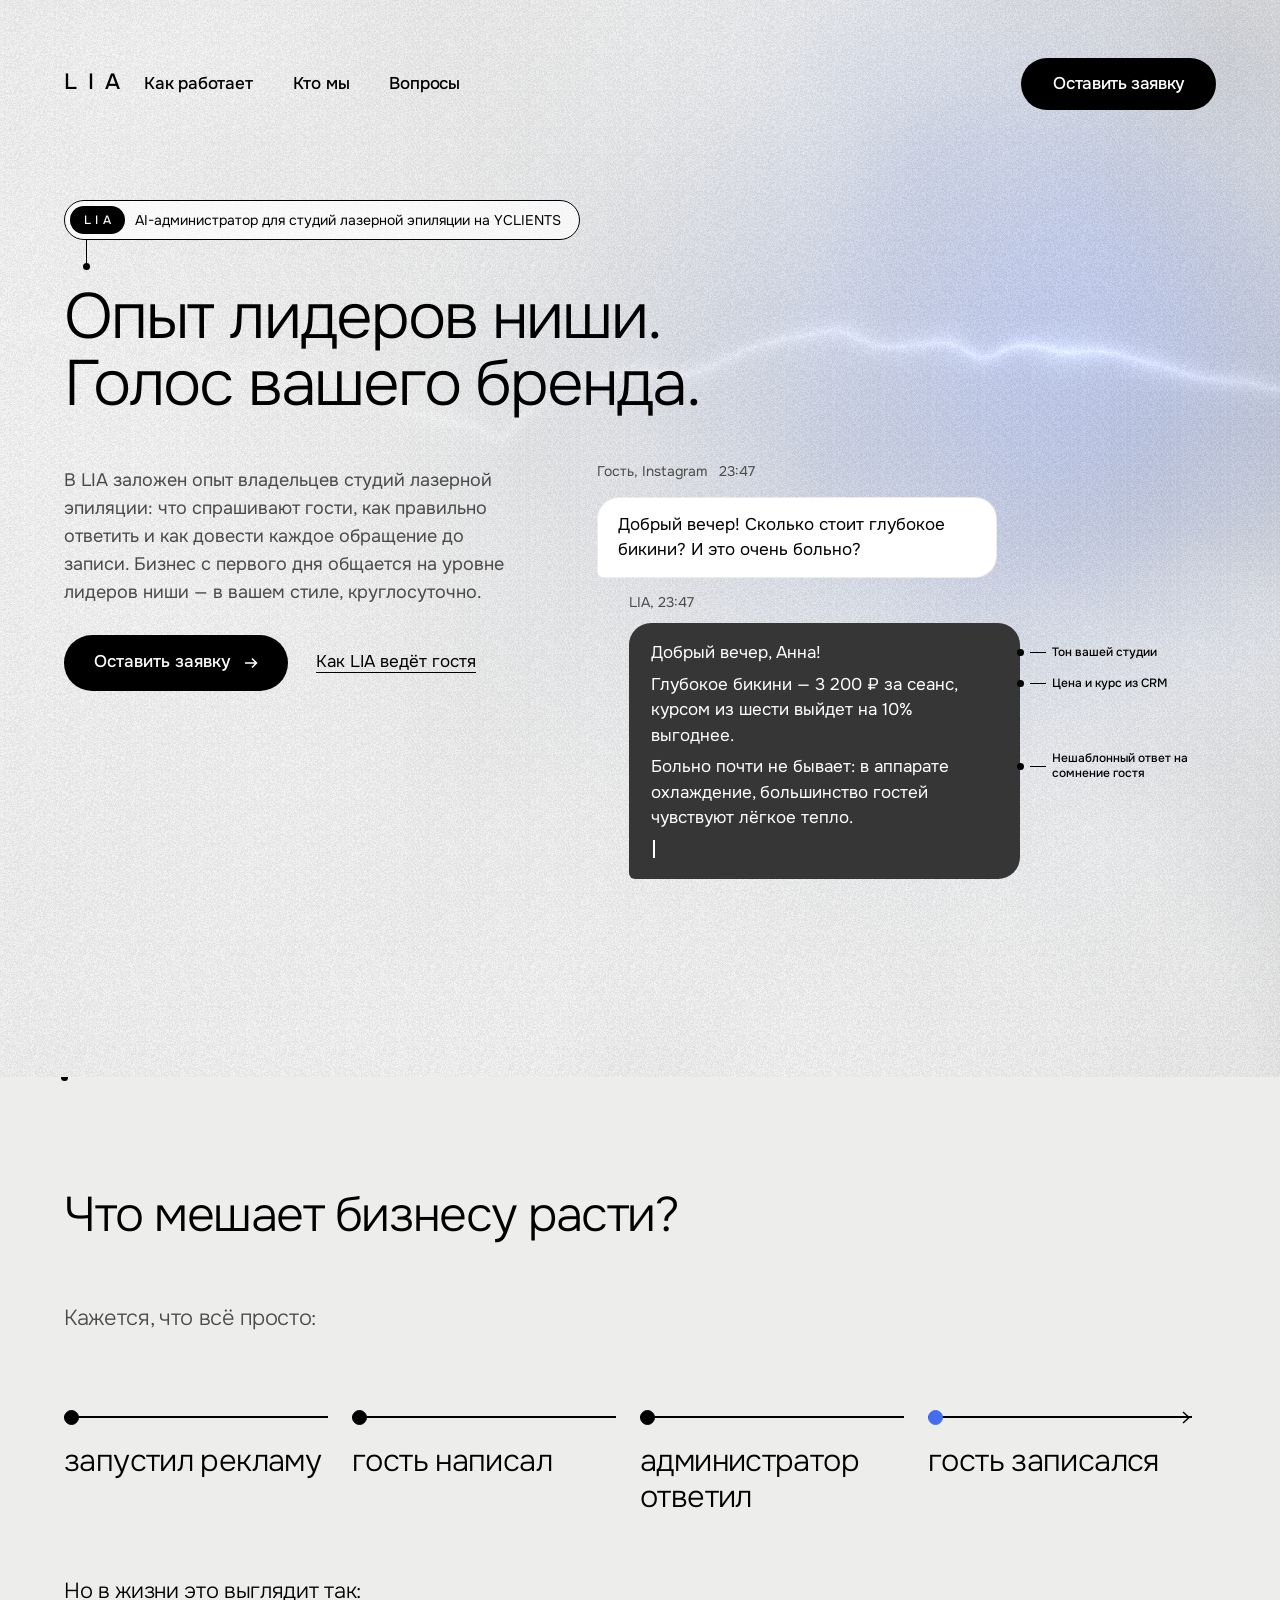
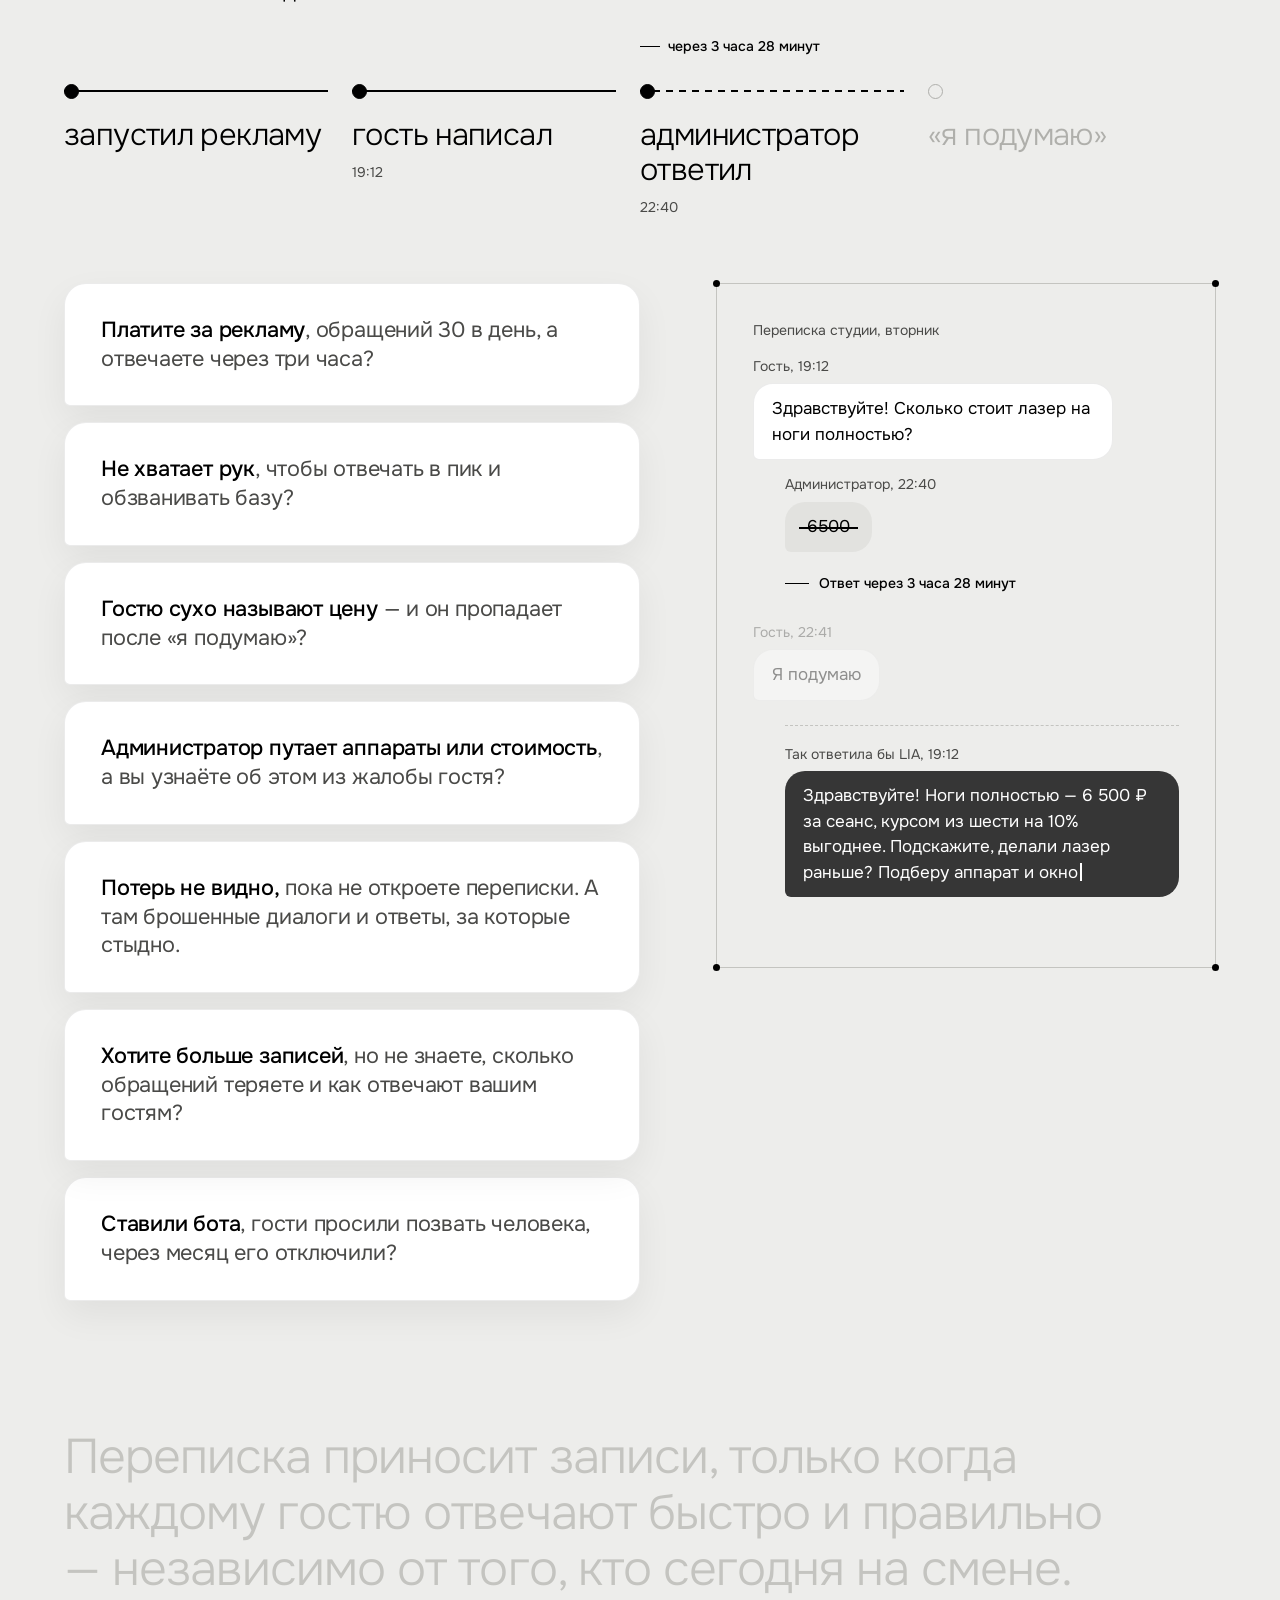
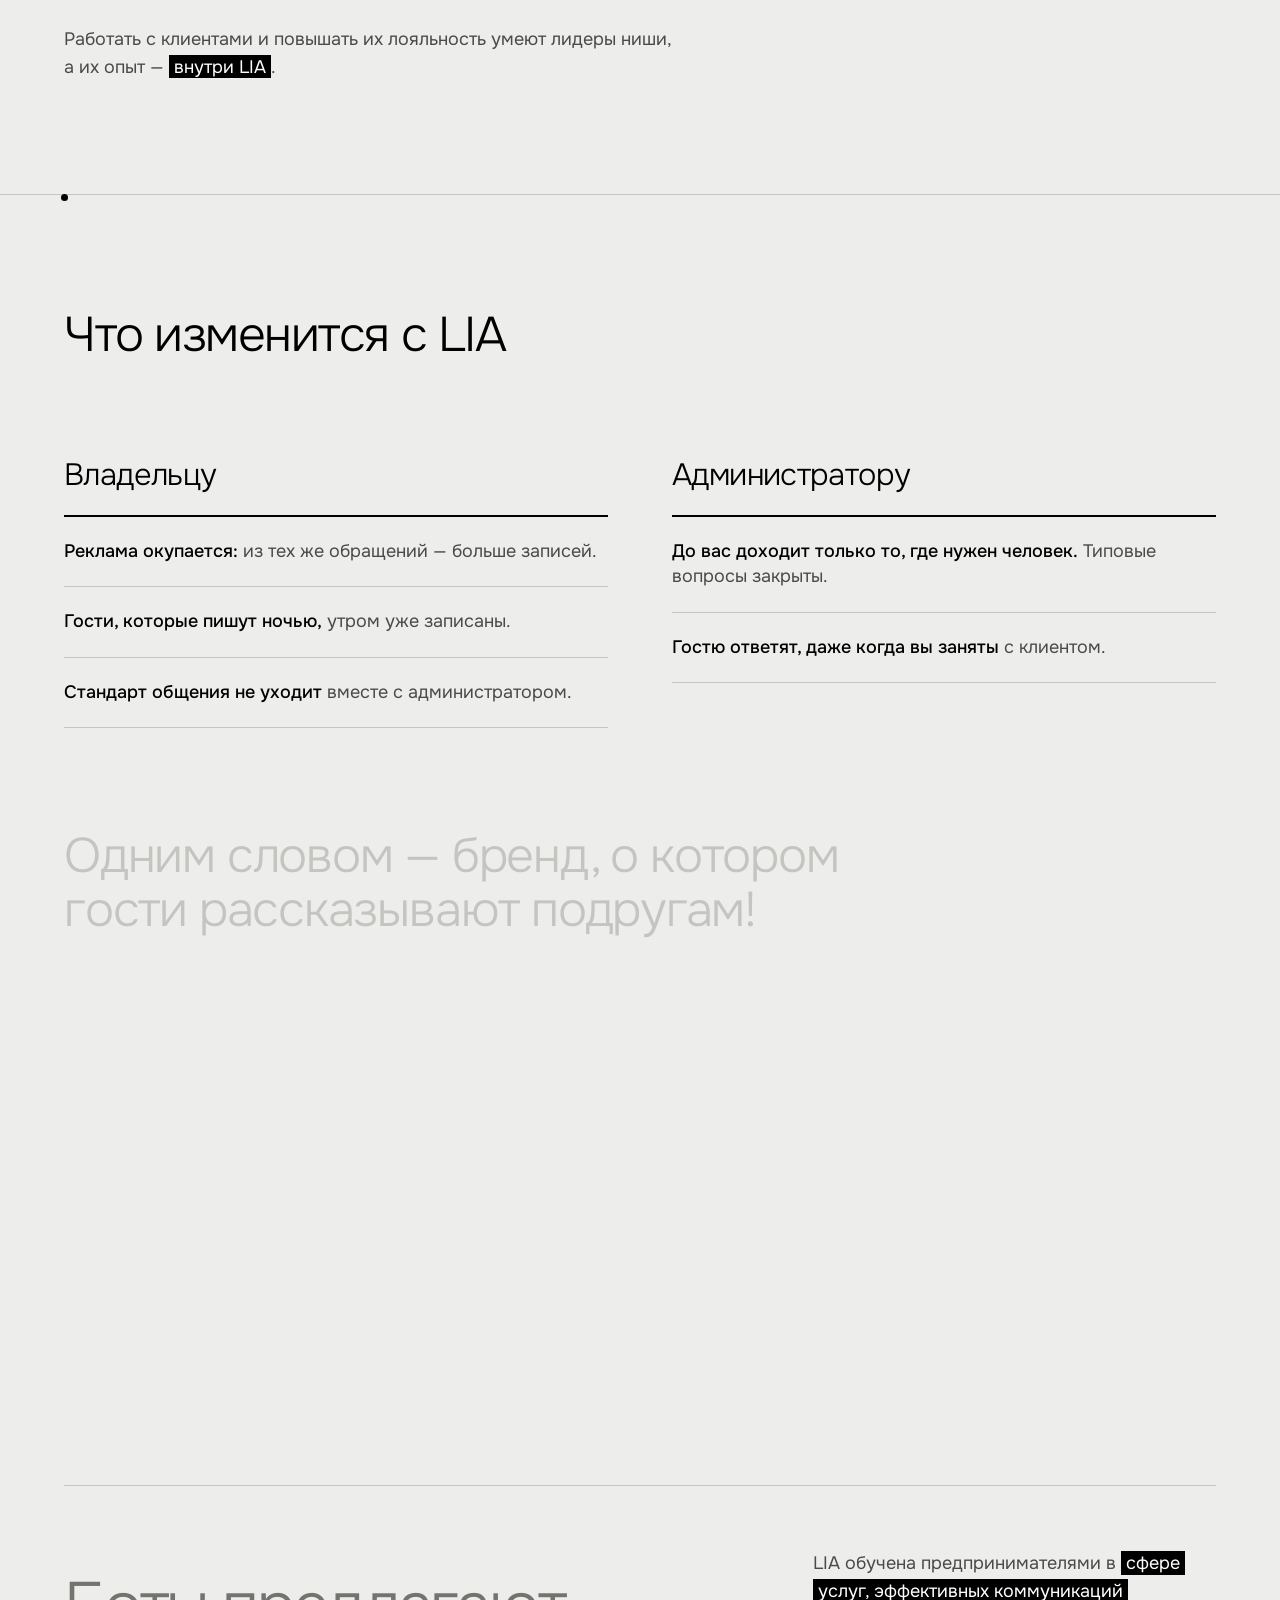
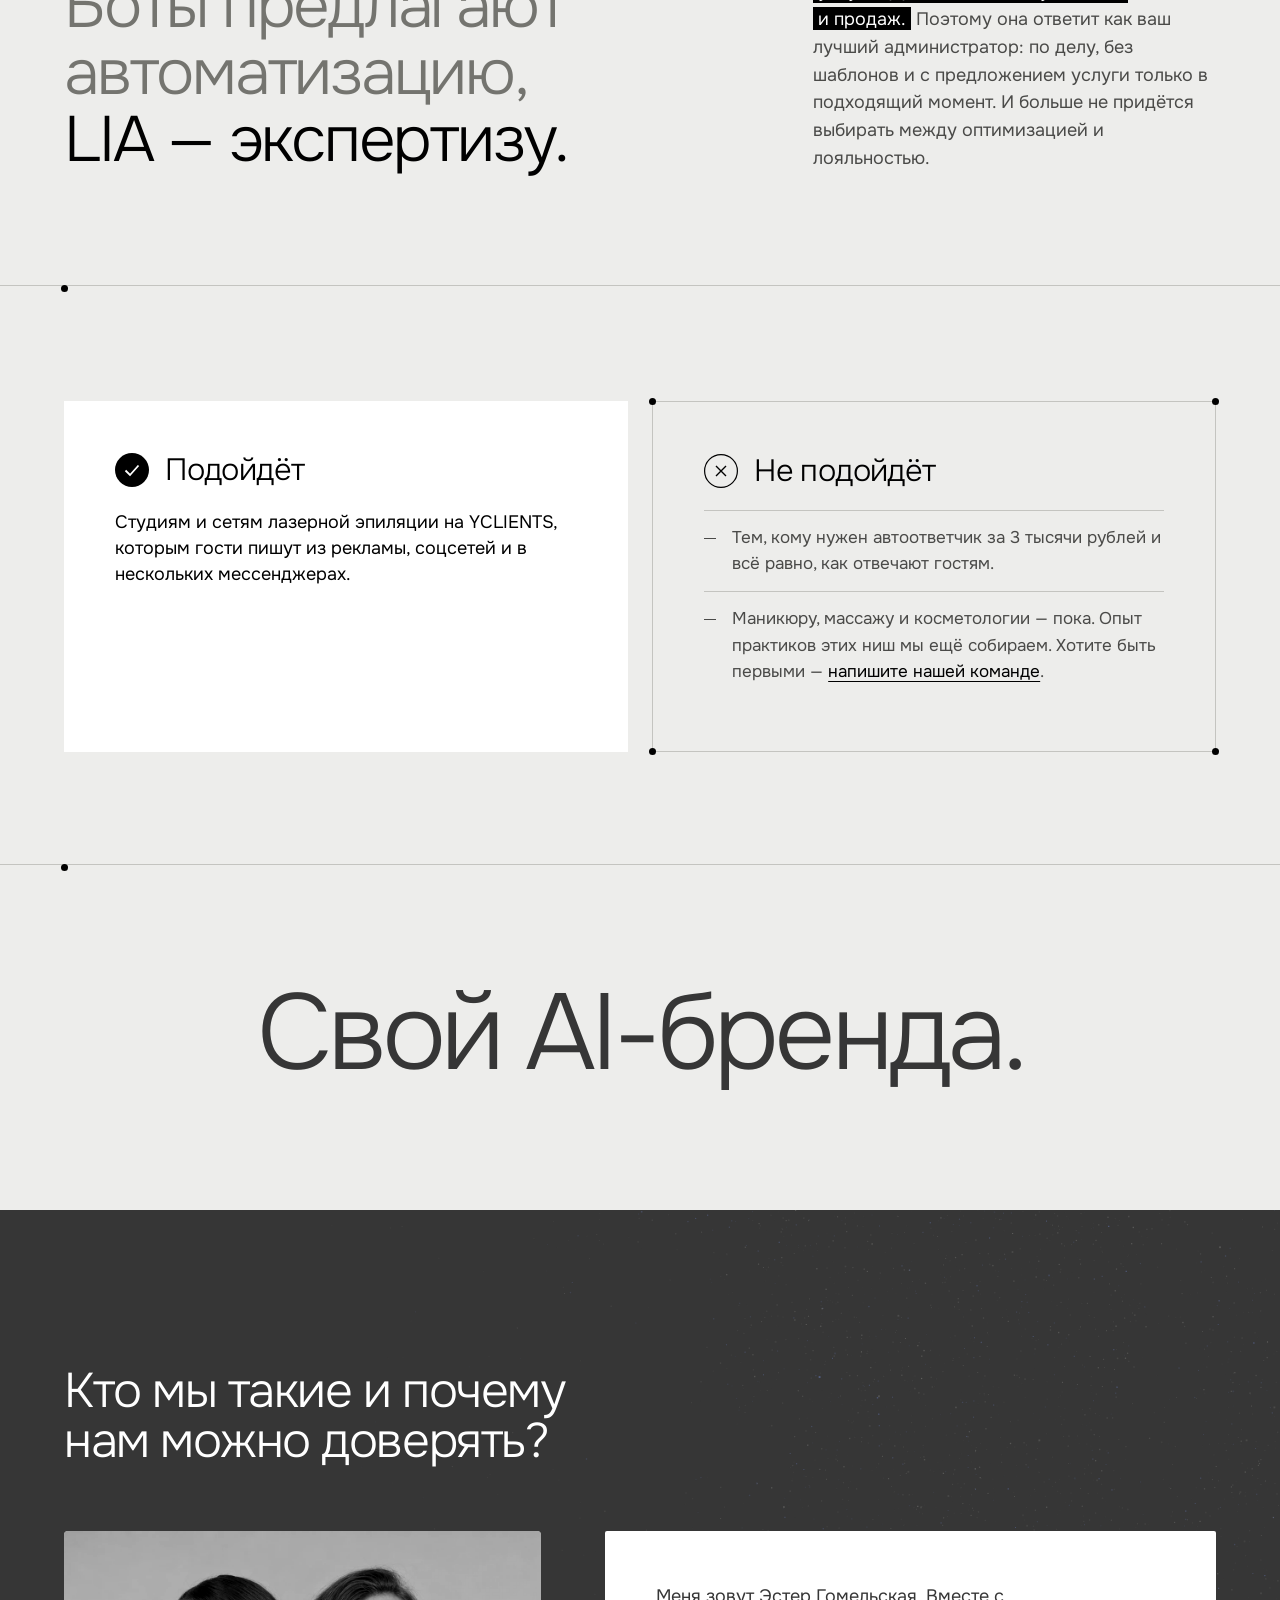
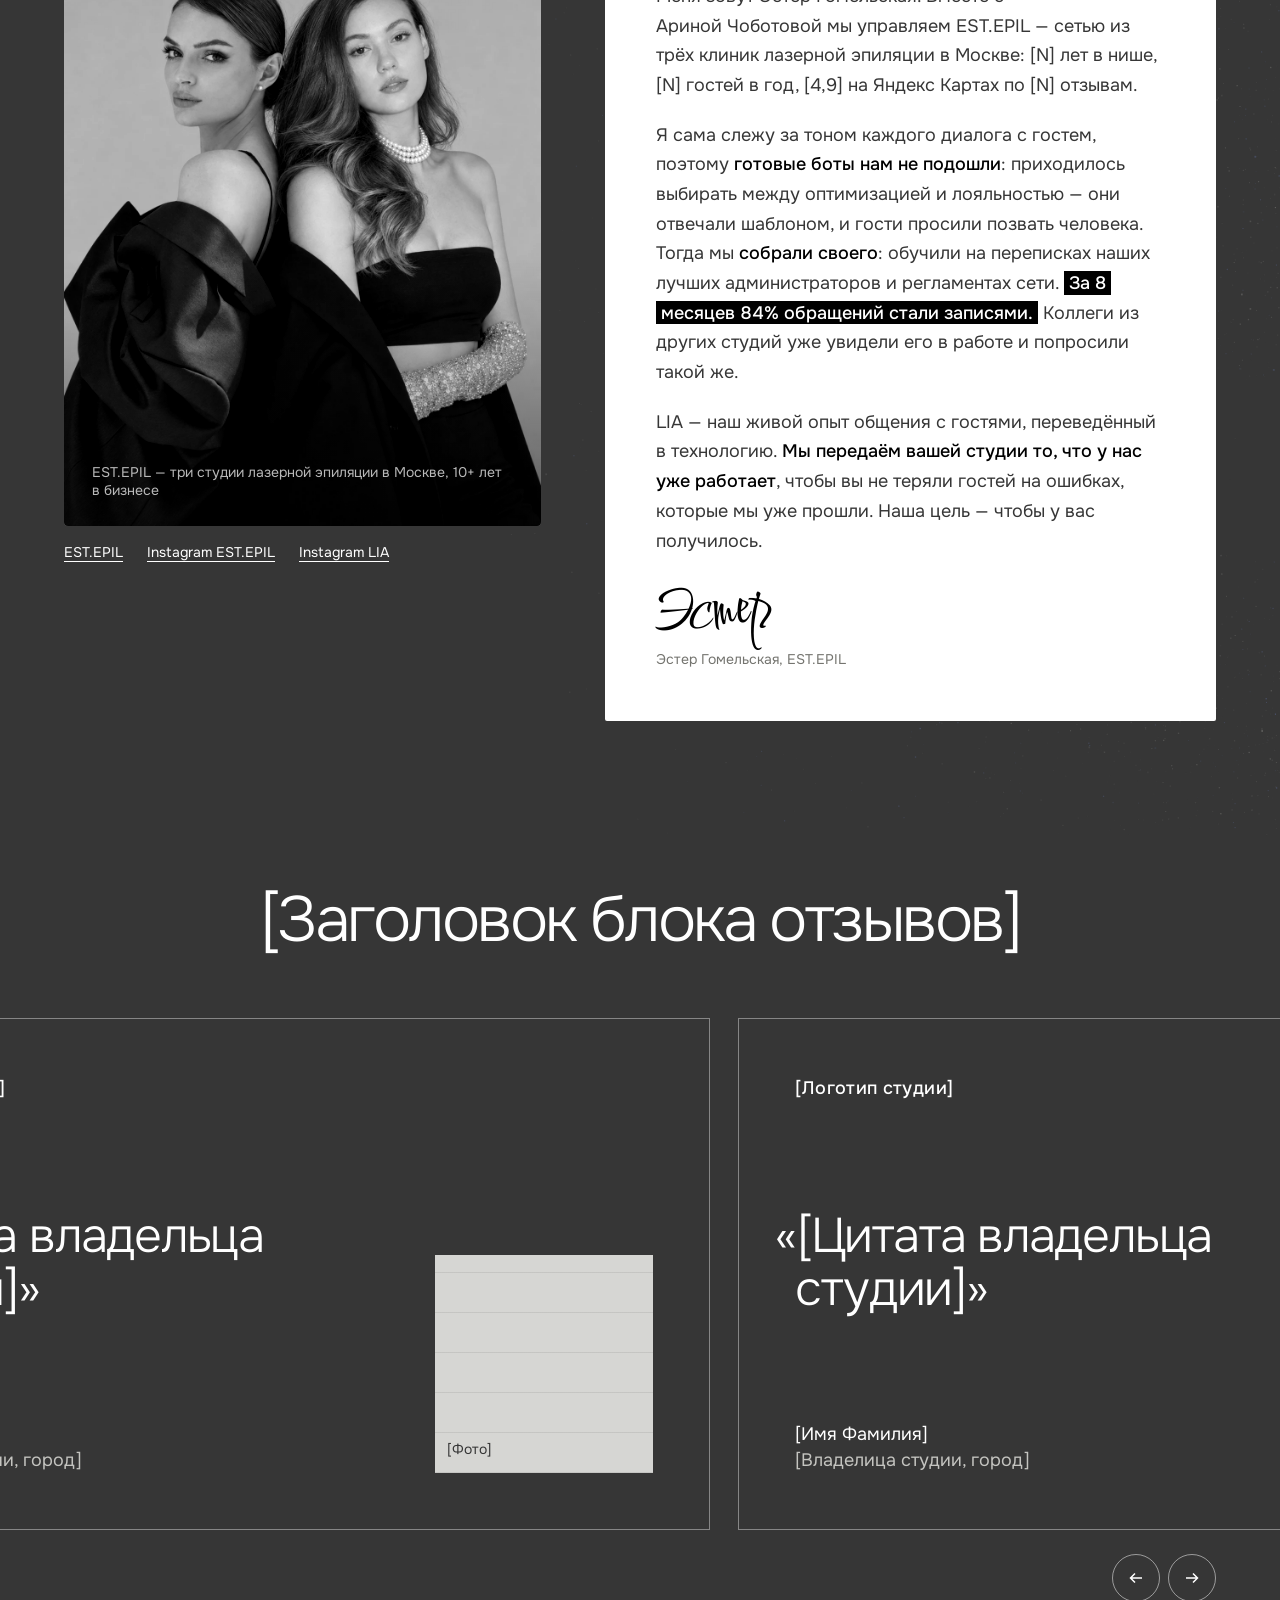
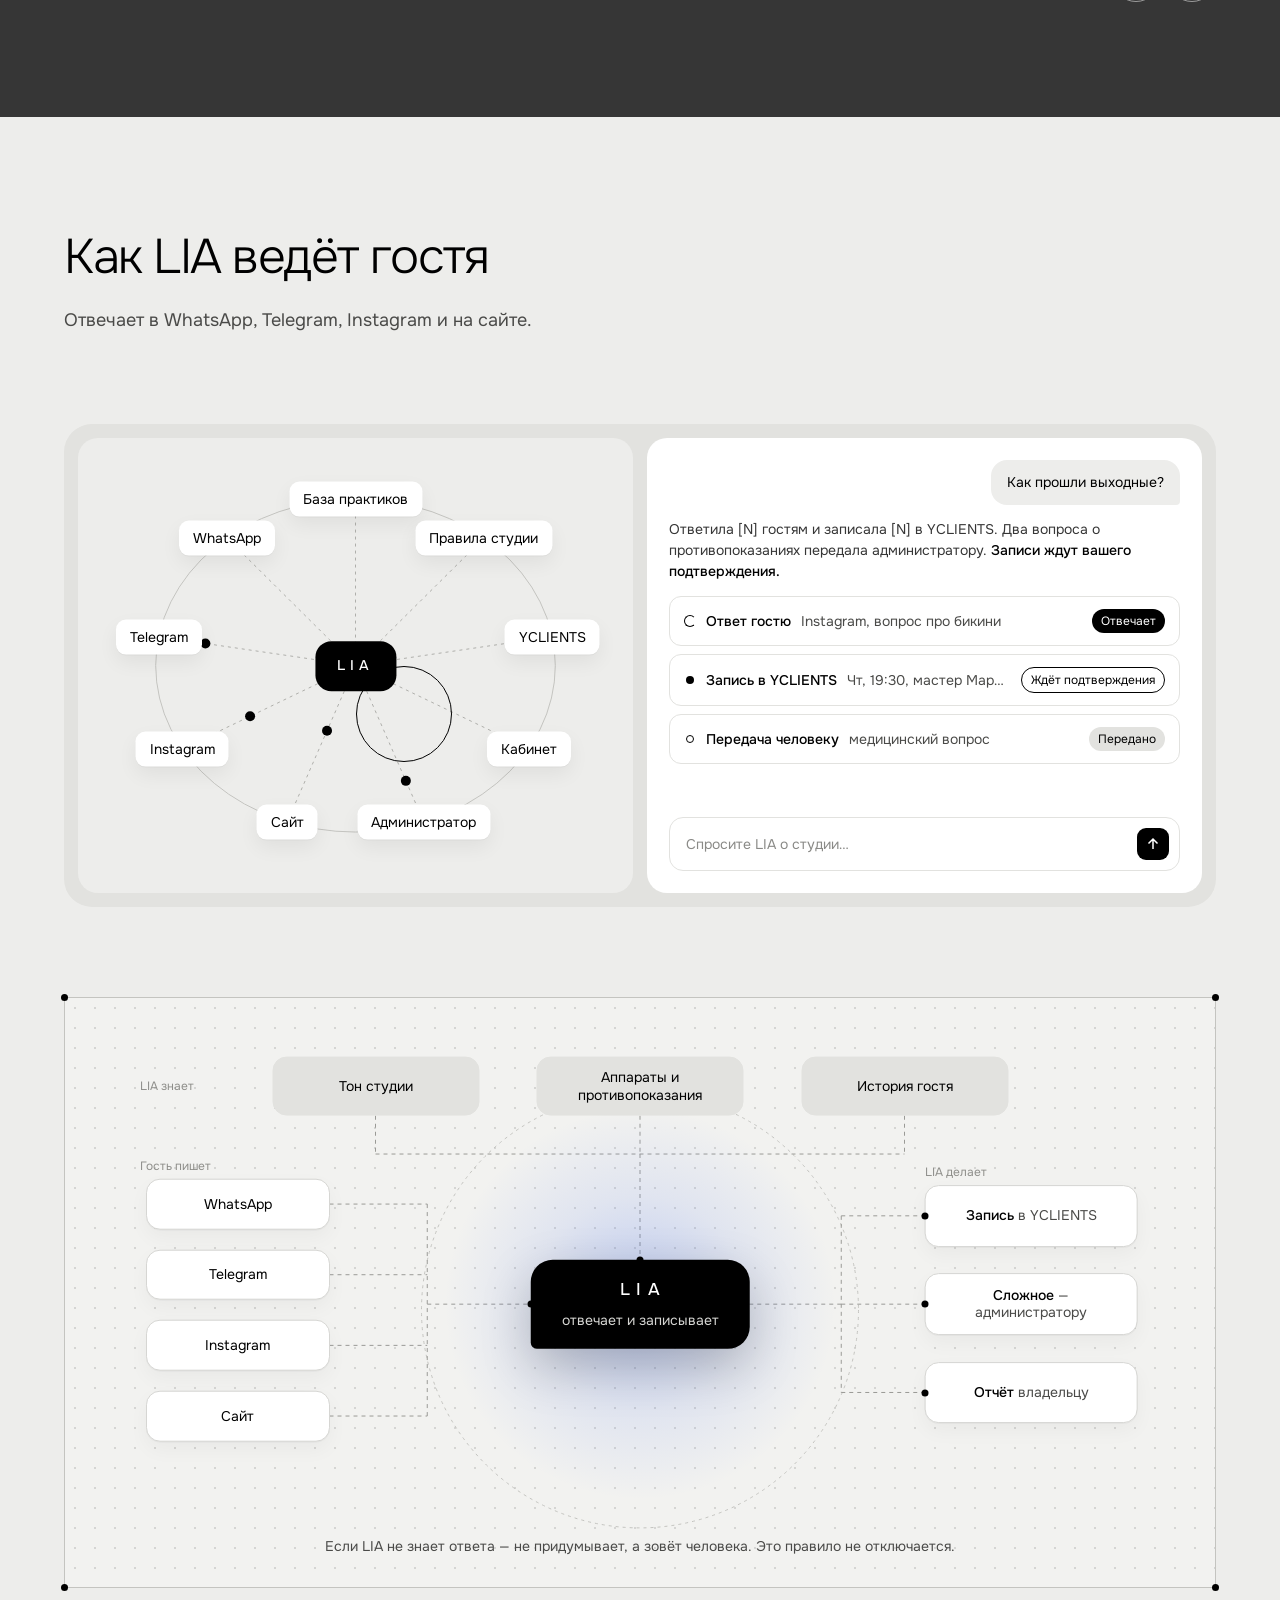
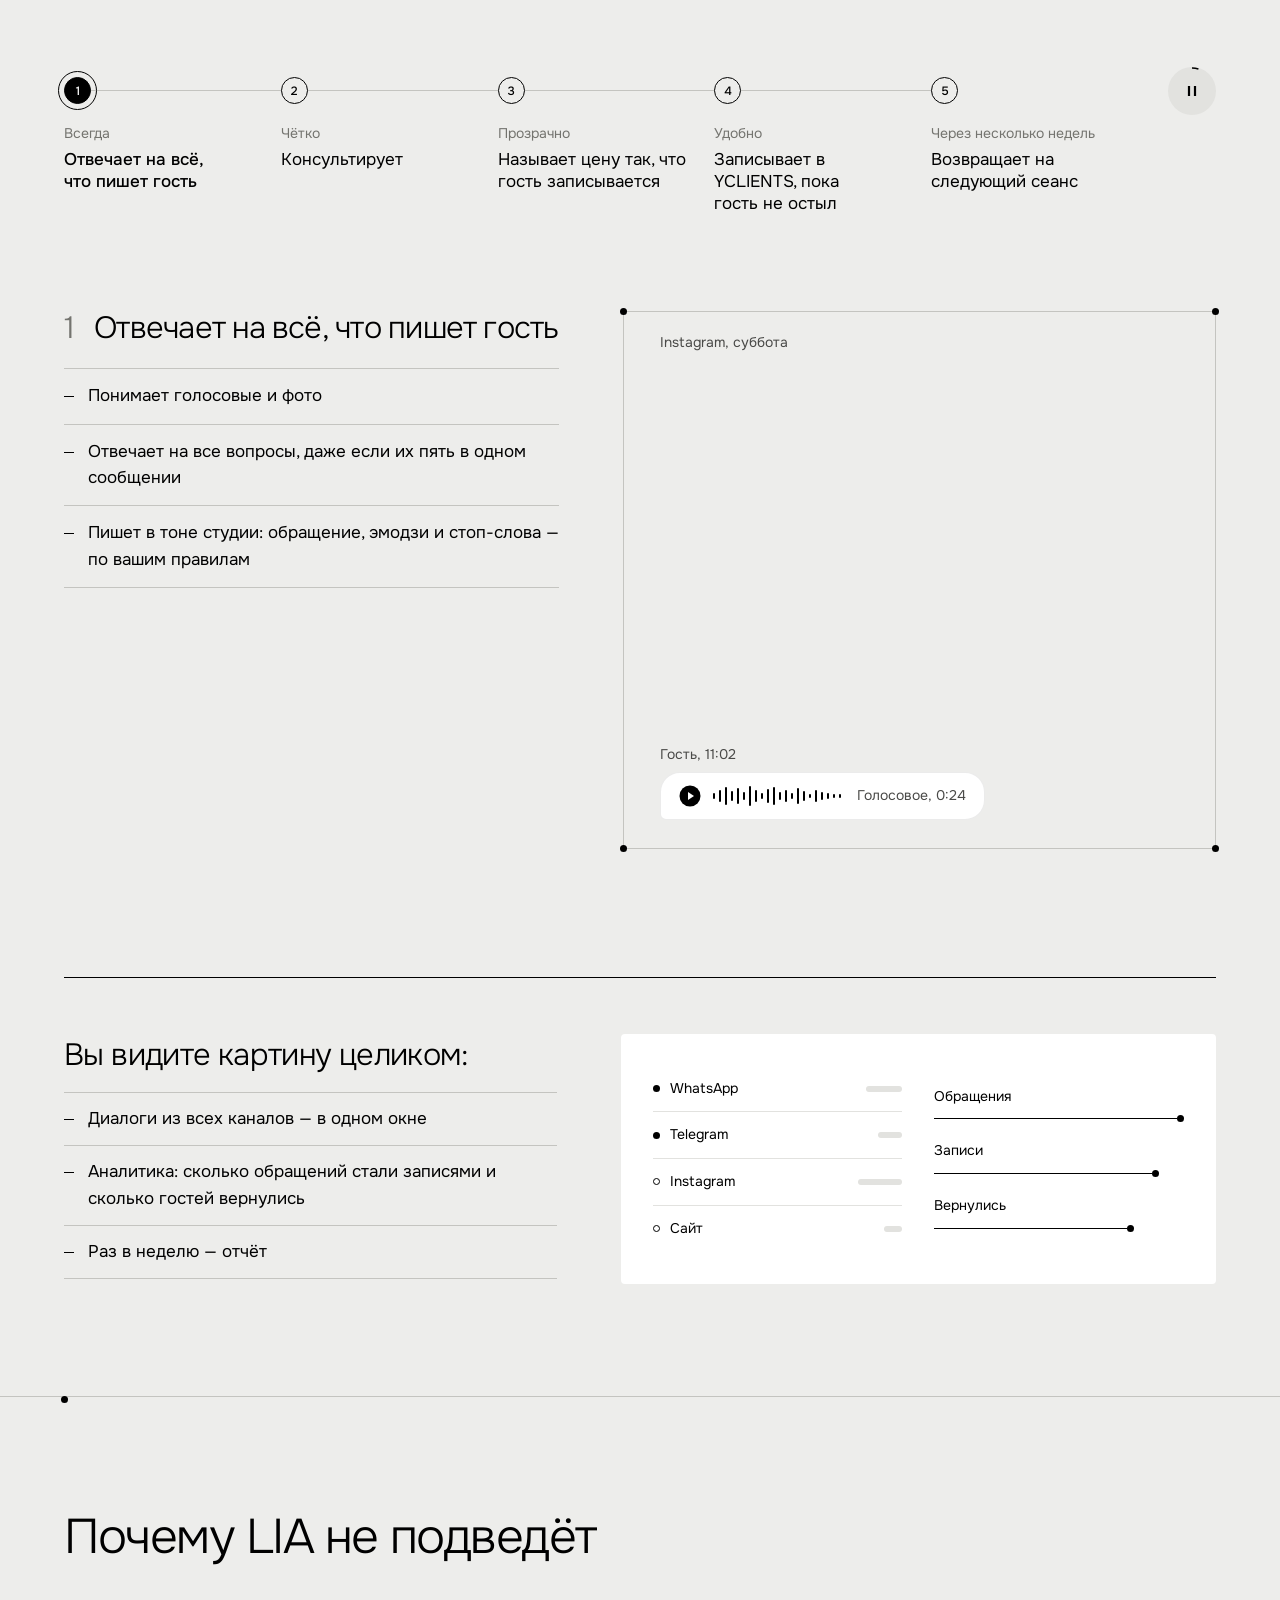
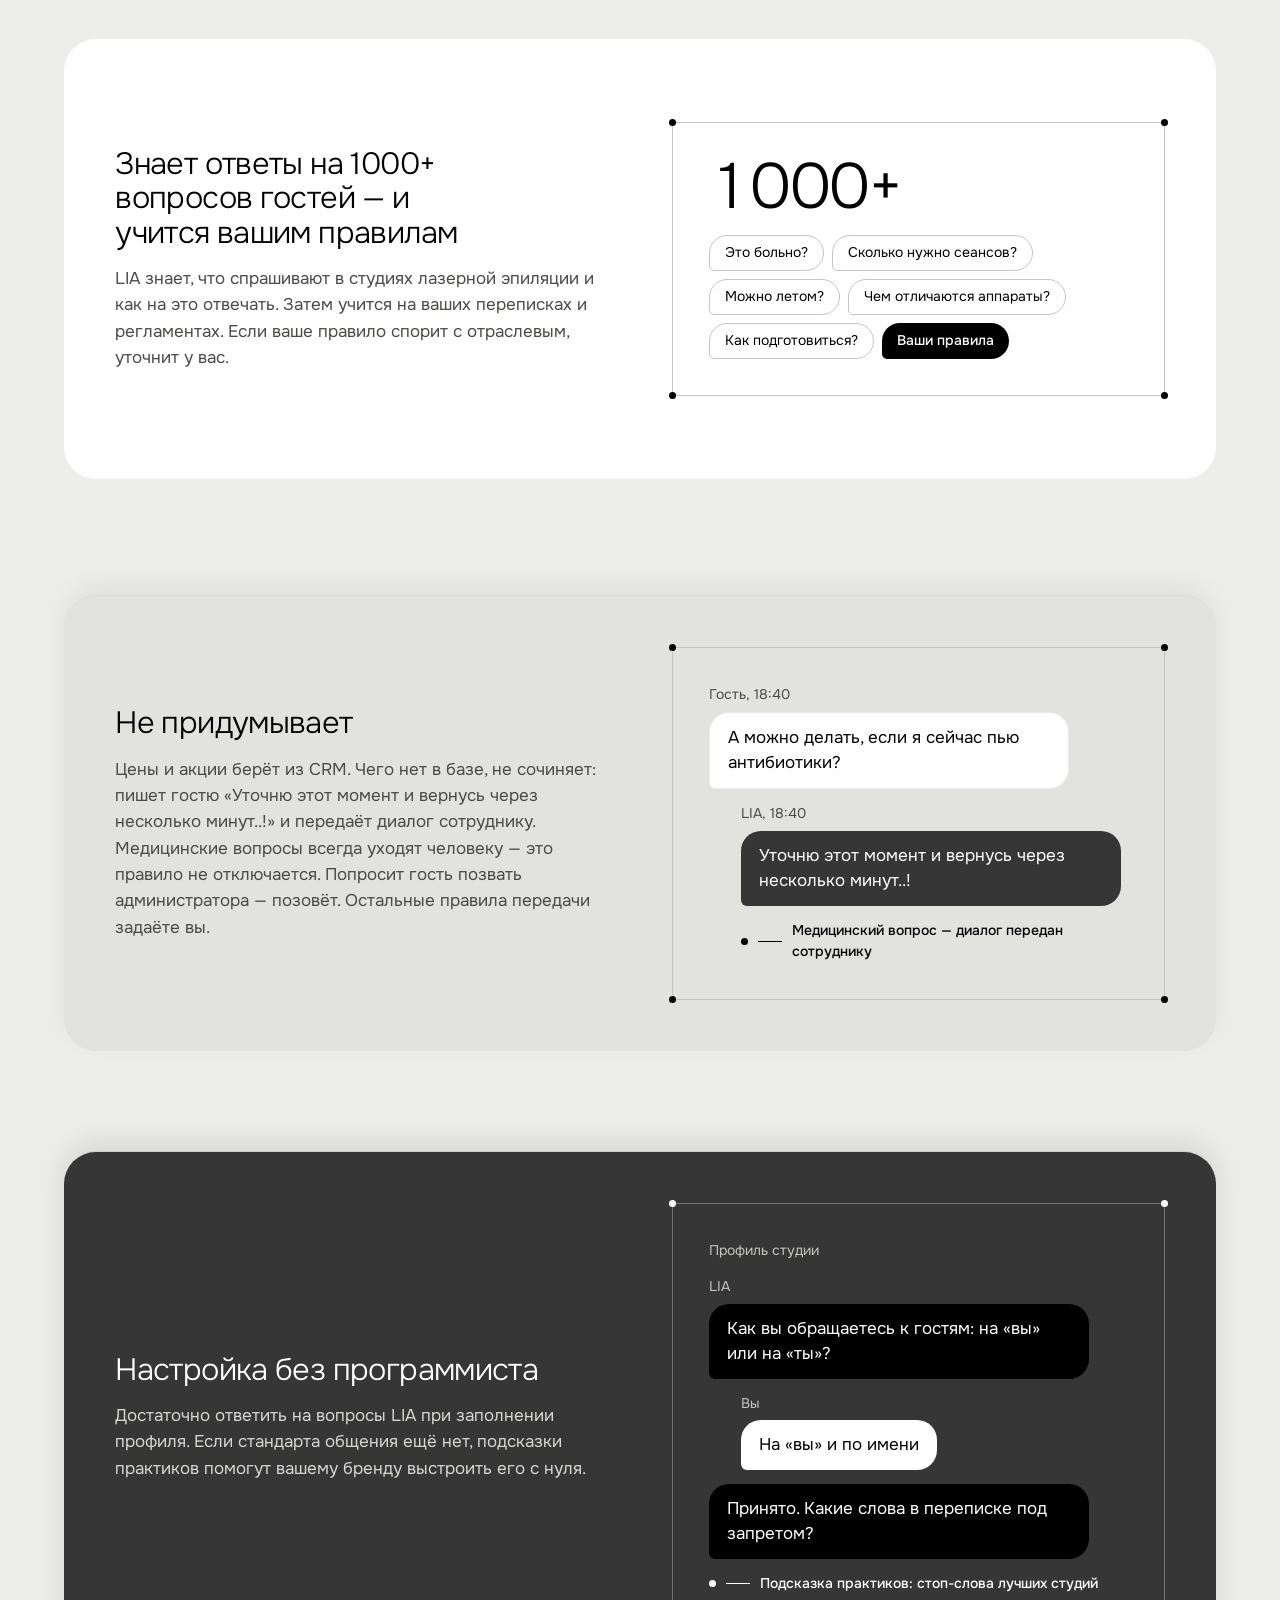
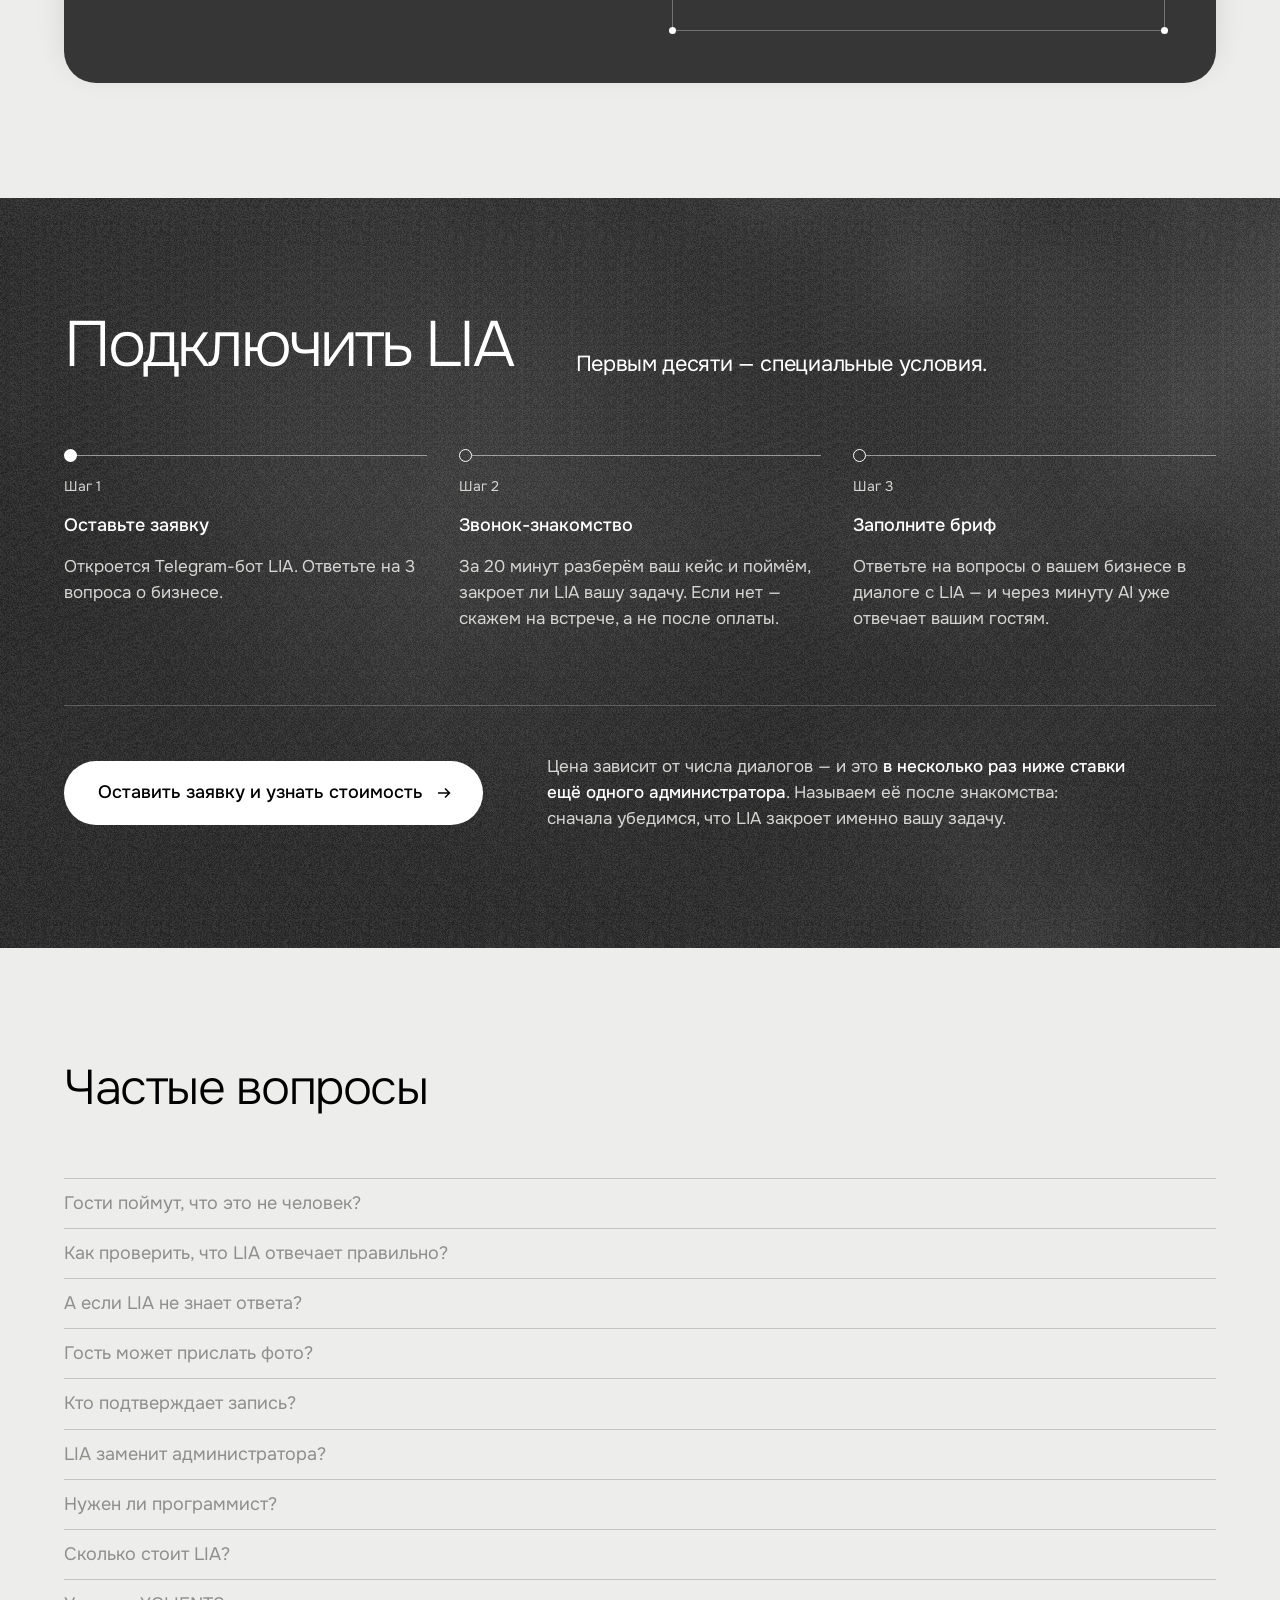
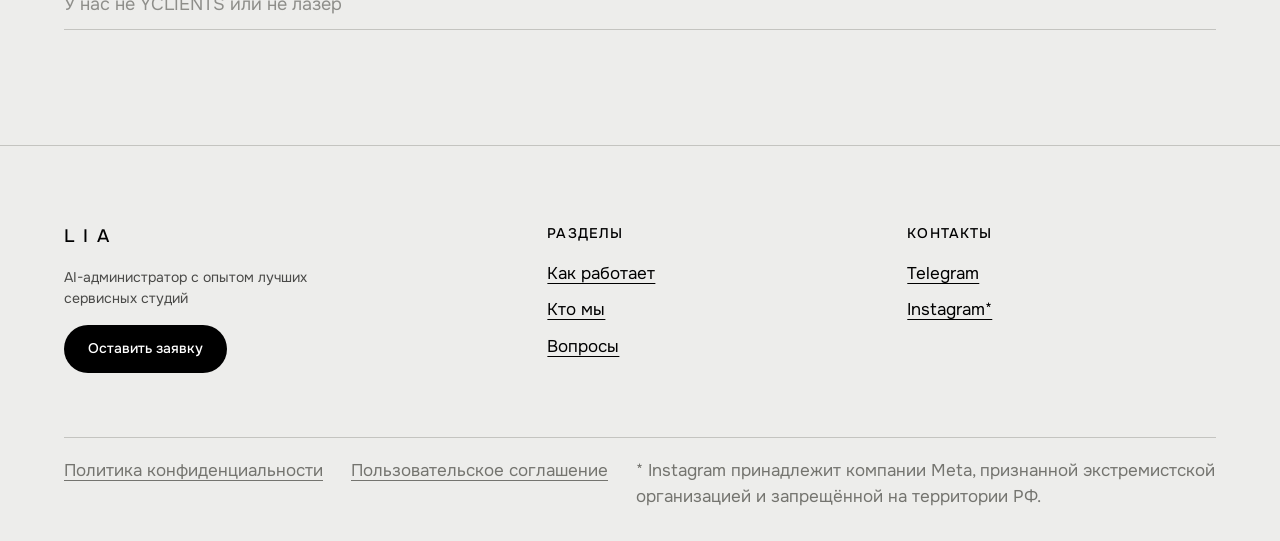
<file: v1/index.html>
<!doctype html>
<html lang="ru">
<head>
<meta charset="utf-8">
<meta name="viewport" content="width=device-width, initial-scale=1">
<script>document.documentElement.classList.add('js')</script>
<title>[v1.0] LIA — AI-администратор для студий лазерной эпиляции на YCLIENTS</title>
<!-- ===== SEO. Домен: при переезде на корп-домен замените https://lia-ai.ru во всём файле, в sitemap.xml и robots.txt ===== -->
<meta name="description" content="AI-администратор отвечает гостям студии за секунды, круглосуточно и в тоне вашего бренда: цены, сомнения, запись в YCLIENTS. Первым десяти студиям — специальные условия.">
<meta name="robots" content="noindex, nofollow">
<link rel="canonical" href="https://lia-ai.ru/">
<meta name="theme-color" content="#EDEDEB">
<link rel="icon" href="favicon.svg" type="image/svg+xml">
<!-- Превью при шаринге в Telegram, WhatsApp, соцсетях -->
<meta property="og:type" content="website">
<meta property="og:locale" content="ru_RU">
<meta property="og:site_name" content="LIA">
<meta property="og:url" content="https://lia-ai.ru/">
<meta property="og:title" content="LIA — AI-администратор для бьюти-студий">
<meta property="og:description" content="Отвечает гостям вовремя и правильно — голосом вашего бренда. Ведёт записи в YCLIENTS.">
<meta property="og:image" content="https://lia-ai.ru/og.png">
<meta property="og:image:width" content="1200">
<meta property="og:image:height" content="630">
<meta name="twitter:card" content="summary_large_image">
<meta name="twitter:title" content="LIA — AI-администратор для бьюти-студий">
<meta name="twitter:description" content="Отвечает гостям вовремя и правильно — голосом вашего бренда. Ведёт записи в YCLIENTS.">
<meta name="twitter:image" content="https://lia-ai.ru/og.png">
<!-- Шрифты: preconnect ускоряет первый рендер текста -->
<link rel="preconnect" href="https://fonts.googleapis.com">
<link rel="preconnect" href="https://fonts.gstatic.com" crossorigin>
<!-- Структурированные данные для поисковиков: кто мы + FAQ (дублирует блок «Частые вопросы» ниже; правьте оба места) -->
<script type="application/ld+json">
{
  "@context": "https://schema.org",
  "@graph": [
    {
      "@type": "Organization",
      "@id": "https://lia-ai.ru/#org",
      "name": "LIA",
      "url": "https://lia-ai.ru/",
      "description": "AI-администратор для студий лазерной эпиляции на YCLIENTS",
      "founder": [
        {"@type": "Person", "name": "Эстер Гомельская"},
        {"@type": "Person", "name": "Арина Чоботова"}
      ],
      "contactPoint": {"@type": "ContactPoint", "contactType": "sales", "url": "https://t.me/lia_ai_team_bot"}
    },
    {
      "@type": "SoftwareApplication",
      "name": "LIA",
      "applicationCategory": "BusinessApplication",
      "operatingSystem": "Web",
      "description": "AI-администратор: отвечает гостям студии лазерной эпиляции в мессенджерах и соцсетях, консультирует по ценам и аппаратам, записывает в YCLIENTS.",
      "url": "https://lia-ai.ru/",
      "provider": {"@id": "https://lia-ai.ru/#org"},
      "offers": {"@type": "Offer", "description": "Первым десяти студиям — специальные условия", "url": "https://t.me/lia_ai_team_bot?start=site_cta"}
    },
    {
      "@type": "FAQPage",
      "mainEntity": [
        {"@type": "Question", "name": "Гости поймут, что это не человек?", "acceptedAnswer": {"@type": "Answer", "text": "LIA пишет как живой администратор вашей студии и не называет себя ботом. На прямой вопрос отвечает: «Я цифровой ассистент студии X»."}},
        {"@type": "Question", "name": "Как проверить, что LIA отвечает правильно?", "acceptedAnswer": {"@type": "Answer", "text": "Все диалоги — в кабинете, сложное уходит сотруднику, каждую запись подтверждает администратор. Раз в неделю присылаем отчёт."}},
        {"@type": "Question", "name": "А если LIA не знает ответа?", "acceptedAnswer": {"@type": "Answer", "text": "Не придумывает. Пишет гостю: «Мне нужно уточнить этот момент, вернусь к вам» — и передаёт диалог сотруднику."}},
        {"@type": "Question", "name": "Гость может прислать фото?", "acceptedAnswer": {"@type": "Answer", "text": "Да. LIA консультирует по фото, где может, остальное передаёт сотруднику."}},
        {"@type": "Question", "name": "Кто подтверждает запись?", "acceptedAnswer": {"@type": "Answer", "text": "Администратор — в кабинете LIA или в YCLIENTS."}},
        {"@type": "Question", "name": "LIA заменит администратора?", "acceptedAnswer": {"@type": "Answer", "text": "Нет. LIA снимает с команды вечерние, выходные и пиковые переписки. Спорное по-прежнему решает администратор."}},
        {"@type": "Question", "name": "Нужен ли программист?", "acceptedAnswer": {"@type": "Answer", "text": "Нет. Достаточно брифа в диалоге с LIA и звонка-знакомства — на нём подскажем, как всё настроить."}},
        {"@type": "Question", "name": "Сколько стоит LIA?", "acceptedAnswer": {"@type": "Answer", "text": "Тариф зависит от числа диалогов. Присоединяйтесь, чтобы получить доступ в числе первых."}}
      ]
    }
  ]
}
</script>
<!--
  Лендинг LIA. Как редактировать:
  • Тексты — обычный HTML ниже: правьте прямо внутри тегов.
  • Примеры переписок (первый экран, «Переписка студии», чаты к шагам 1–5) тоже лежат в разметке.
    Реплики LIA печатаются анимацией из того текста, что написан в HTML.
  • Второй вариант заголовка лежит в комментарии на первом экране.
  • Цвет свечения под курсором и зернистость фона — в начале скрипта внизу файла (NICHE, GRAIN).
  • Заявка и «напишите нам» ведут в Telegram-бот https://t.me/lia_ai_team_bot.
  • Ссылки вида #instagram-lia, #instagram-est-epil, #est-epil — заглушки: замените на настоящие адреса.
-->
<link href="https://fonts.googleapis.com/css2?family=Onest:wght@300;400;500&family=Comforter&display=swap" rel="stylesheet">
<style>
/* ===== «Как LIA ведёт гостя»: схема для десктопа (на телефоне — вертикальная .m-scheme) ===== */
.dscheme{position:relative;margin:0;aspect-ratio:1.95/1;border:1px solid #C4C4C0;background:#F2F2F0 radial-gradient(rgba(0,0,0,0.12) 1px,transparent 1.3px) 0 0/20px 20px}
.ds-c{position:absolute;width:7px;height:7px;border-radius:50%;background:#000}
.ds-lines{position:absolute;left:0;top:0;width:100%;height:100%;overflow:visible}
.ds-lines line{stroke:#9A9A96;stroke-width:1;stroke-dasharray:4 4;vector-effect:non-scaling-stroke}
.ds-ring{fill:none;stroke:#C4C4C0;stroke-width:1;stroke-dasharray:3 4;vector-effect:non-scaling-stroke}
.ds-glow{position:absolute;width:34%;aspect-ratio:1;border-radius:50%;transform:translate(-50%,-50%);background:radial-gradient(closest-side,rgba(67,109,238,0.30),rgba(67,109,238,0.10) 55%,rgba(67,109,238,0) 100%);pointer-events:none}
.ds-lbl{position:absolute;transform:translateY(-50%);font-size:var(--fs-micro);color:#8E8E8A;white-space:nowrap}
.ds-card{position:absolute;transform:translate(-50%,-50%);display:flex;align-items:center;justify-content:center;padding:0 12px;text-align:center;border-radius:14px;background:#FFFFFF;border:1px solid #D6D6D3;box-shadow:0 1px 0 rgba(0,0,0,.03),0 8px 20px rgba(0,0,0,.04);font-size:var(--fs-small);line-height:1.25;color:#000}
.ds-know{background:#E2E2DF;border-color:#E2E2DF;box-shadow:none}
.ds-out{color:#4A4A48}
.ds-out b{font-weight:500;color:#000}
.ds-core{position:absolute;transform:translate(-50%,-50%);display:flex;flex-direction:column;align-items:center;justify-content:center;gap:6px;border-radius:22px 22px 22px 6px;background:#000;color:#fff;box-shadow:0 18px 50px rgba(0,0,0,.22)}
.ds-logo{font-size:var(--fs-body);font-weight:500;letter-spacing:.36em;padding-left:.36em}
.ds-sub{font-size:var(--fs-small);color:#D6D6D3}
.ds-dot{position:absolute;width:7px;height:7px;border-radius:50%;background:#000;transform:translate(-50%,-50%)}
.ds-note{position:absolute;left:0;right:0;bottom:5%;text-align:center;font-size:var(--fs-small);color:#4A4A48}
/* на десктопе схема заменяет строку плашек каналов */
@media (min-width:981px){#kak > div:first-child > div > div[aria-hidden]{display:none !important}}
@media (max-width:980px){.dscheme{display:none}.kak-sub{display:none}}
/* Шкала шрифтов: 8 ступеней, вес тонкий (300) у крупных, 400–500 у текста. Меняйте размер здесь, а не в элементах */
:root{--fs-display:clamp(40px,5vw,72px);--fs-h2:clamp(32px,3.8vw,52px);--fs-h3:clamp(24px,2.4vw,34px);--fs-lead:clamp(20px,1.7vw,24px);--fs-intro:clamp(18px,1.4vw,20px);--fs-body:17px;--fs-small:14px;--fs-micro:12px}
@media (max-width:980px){:root{--fs-display:clamp(30px,8.4vw,40px);--fs-h2:clamp(28px,7.6vw,34px);--fs-h3:22px;--fs-lead:19px;--fs-intro:17px;--fs-body:16px;--fs-small:13px;--fs-micro:12px}}
/* Единая сетка отступов: --sec — вертикальный паддинг секций, --pad-x — боковой, --gap — заголовок→контент */
:root{--sec:clamp(80px,9vw,140px);--pad-x:clamp(20px,5vw,64px);--gap:clamp(40px,5vw,64px);--gap-lg:clamp(48px,6vw,80px)}
body{margin:0;background:#EDEDEB}
*{box-sizing:border-box}
a{color:#000}a:hover{color:#4A4A48}
::selection{background:#436DEE;color:#fff}
:focus-visible{outline:2px solid #000;outline-offset:3px}
.on-dark :focus-visible{outline-color:#fff}
.on-dark a{color:#fff}.on-dark a:hover{color:#D6D6D3}
.nav-links{display:flex}
@media (max-width:860px){.nav-links{display:none}}
.lia-row{display:grid;grid-template-columns:minmax(0,1fr) 196px;align-items:start}
.lia-bg{position:absolute;top:0;bottom:0;left:0;right:196px;background:#363636;border-radius:22px 22px 22px 6px}
.lia-anno{gap:6px !important}.lia-anno > span:nth-child(2){width:16px !important}.lia-anno > span:last-child{font-size:var(--fs-micro) !important;line-height:1.25 !important}
@media (max-width:760px){.lia-row{grid-template-columns:minmax(0,1fr)}.lia-anno{display:none !important}.lia-bg{right:0}}
.sticky-spec{position:sticky !important;top:140px}
@media (max-width:980px){.sticky-spec{position:relative !important;top:auto !important}}
.caret{display:inline-block;width:2px;height:1.05em;background:currentColor;vertical-align:-0.18em;margin-left:2px;animation:lia-blink 1s steps(1) infinite}
@keyframes lia-blink{50%{opacity:0}}
.dots{display:inline-flex;gap:4px}
.dots i{display:block;width:6px;height:6px;border-radius:50%;background:#000;animation:lia-dot 1.1s infinite ease-in-out}
.dots i:nth-child(2){animation-delay:.15s}.dots i:nth-child(3){animation-delay:.3s}
@keyframes lia-dot{0%,80%,100%{opacity:.2}40%{opacity:1}}
.rise{animation:lia-rise .55s cubic-bezier(.2,.7,.2,1) both}
@keyframes lia-rise{from{opacity:0;transform:translateY(8px)}to{opacity:1;transform:none}}
.btn-dark:hover{background:#363636 !important;color:#FFFFFF !important}
.btn-light:hover{background:#E2E2DF !important;color:#000000 !important}
.mark{background:#000;color:#fff;padding:.04em .28em;-webkit-box-decoration-break:clone;box-decoration-break:clone}
.sr{position:absolute;width:1px;height:1px;overflow:hidden;clip:rect(0 0 0 0);white-space:nowrap}
:root{--spring:cubic-bezier(.33,1.42,.05,.96);--expo:cubic-bezier(.19,1,.22,1);--bounce:linear(0,.009,.035 2.1%,.141,.281 6.7%,.723 12.9%,.938 16.7%,1.017,1.077,1.121,1.149 24.3%,1.159,1.163,1.161,1.154 29.9%,1.129 32.8%,1.051 39.6%,1.017 43.1%,.991,.977 51%,.974 53.8%,.975 57.1%,.997 69.8%,1.003 76.9%,1.004 83.8%,1)}
[hidden]{display:none !important}
[data-count]{font-variant-numeric:tabular-nums}
.pain-lead{font-weight:500}.pain-rest{color:#4A4A48}
.chain-label{transition:color .5s ease}.chain-dot{transition:background .3s ease,border-color .5s ease !important}
.chain-note{opacity:0}
.btn-dark,.btn-light{transition:background .2s ease,transform .5s var(--bounce) !important}
.btn-dark:hover,.btn-light:hover{transform:scale(1.04)}
.btn-dark:active,.btn-light:active{transform:scale(.97)}
@media (max-width:760px),(max-height:700px){.why-card{position:relative !important;top:auto !important}}
@media (prefers-reduced-motion:reduce){.btn-dark,.btn-light{transition:none !important}}
/* ===== Шапка 1:1 с jitter.video: размеры и поведение ===== */
:root{--quad:cubic-bezier(.25,.46,.45,.94);--overshoot:cubic-bezier(.33,1.42,.05,.96);--jbounce:linear(0 0%, 0.255 1%, 0.4449 2%, 0.6018 3%, 0.7355 4%, 0.8513 5%, 0.9525 6%, 1.0413 7%, 1.1195 8%, 1.1881 9%, 1.2484 10%, 1.3011 11%, 1.3468 12%, 1.3862 13%, 1.4198 14%, 1.4479 15%, 1.4709 16%, 1.4892 17%, 1.503 18%, 1.5126 19%, 1.5182 20%, 1.52 21%, 1.5189 22%, 1.5156 23%, 1.5101 24%, 1.5025 25%, 1.4929 26%, 1.4817 27%, 1.469 28%, 1.4552 29%, 1.4406 30%, 1.4254 31%, 1.4099 32%, 1.3943 33%, 1.3787 34%, 1.3633 35%, 1.3481 36%, 1.3333 37%, 1.3188 38%, 1.3048 39%, 1.2912 40%, 1.278 41%, 1.2653 42%, 1.253 43%, 1.2412 44%, 1.2298 45%, 1.2188 46%, 1.2083 47%, 1.1981 48%, 1.1883 49%, 1.1789 50%, 1.1698 51%, 1.1611 52%, 1.1528 53%, 1.1447 54%, 1.137 55%, 1.1296 56%, 1.1225 57%, 1.1156 58%, 1.1091 59%, 1.1028 60%, 1.0967 61%, 1.0909 62%, 1.0854 63%, 1.0801 64%, 1.075 65%, 1.0701 66%, 1.0654 67%, 1.061 68%, 1.0567 69%, 1.0526 70%, 1.0488 71%, 1.0451 72%, 1.0415 73%, 1.0382 74%, 1.035 75%, 1.032 76%, 1.0292 77%, 1.0265 78%, 1.0239 79%, 1.0215 80%, 1.0193 81%, 1.0172 82%, 1.0152 83%, 1.0134 84%, 1.0117 85%, 1.0101 86%, 1.0086 87%, 1.0073 88%, 1.0061 89%, 1.005 90%, 1.004 91%, 1.0032 92%, 1.0024 93%, 1.0018 94%, 1.0012 95%, 1.0008 96%, 1.0004 97%, 1.0002 98%, 1 99%, 1 100%)}
.jh{position:fixed;top:0;left:0;right:0;z-index:50;pointer-events:none;letter-spacing:-0.396px;transition:transform 1.2s var(--expo)}
.jh-wrap{position:relative;width:calc(min(1280px,100%) - 2*clamp(20px,5vw,64px));margin:0 auto;padding-top:39px}
.jh-plate{position:absolute;z-index:0;top:39px;left:50%;width:calc(100% + 60px);height:90px;background:#FFFFFF;border-bottom:1px solid #F2F1F3;border-radius:20px;box-shadow:rgba(0,0,0,0) 0 62px 17px,rgba(0,0,0,.01) 0 40px 16px,rgba(0,0,0,.02) 0 22px 13px,rgba(0,0,0,.04) 0 10px 10px,rgba(0,0,0,.04) 0 2px 5px;opacity:0;transform:translate(-50%,-34.5px);will-change:transform;transition:opacity .2s var(--quad),transform .5s var(--expo) .2s,box-shadow .5s var(--quad),border-radius .5s var(--quad)}
.jh-row{position:relative;z-index:1;display:flex;align-items:center;justify-content:space-between;height:90px}
.jh-left{display:flex;align-items:center;gap:24px;pointer-events:auto}
.jh-logo{position:relative;top:-2px;display:block;font-size:22px;font-weight:500;line-height:28px;letter-spacing:.5em;margin-right:-.5em;color:#000000;text-decoration:none}
.jh-logo:hover{color:#19171C}
.jh-links{display:flex}
.jh-link{display:flex;align-items:center;height:90px;padding:0 20px;font-size:var(--fs-body);font-weight:500;line-height:24px;letter-spacing:-0.2px;color:#000000;text-decoration:none}
.jh-link:first-child{padding-left:0}
.jh-link:hover{color:#19171C}
.jh-links:hover .jh-link:not(:hover){opacity:.35}
.jh-logo,.jh-link{transition:transform .8s var(--overshoot),opacity .3s var(--quad)}
.jh-right{position:relative;display:flex;align-items:center;gap:30px;pointer-events:auto}
.jh-cta{position:relative;z-index:2;transition:transform .8s var(--overshoot)}
.jh-btn{display:inline-flex;padding:0;border:0;background:none;font:inherit;color:#FFFFFF;text-decoration:none;cursor:pointer;-webkit-tap-highlight-color:transparent}
.jh-btn:hover{color:#FFFFFF}
.jh-btn-in{display:inline-flex;align-items:center;justify-content:center;gap:10px;height:52px;padding:8px 32px;border-radius:50px;background:#000000;color:#FFFFFF;font-size:var(--fs-body);font-weight:500;line-height:18px;letter-spacing:-0.36px;white-space:nowrap;transition:transform .3s var(--jbounce),background-color .3s var(--quad),color .3s var(--quad)}
.jh-btn:hover .jh-btn-in{transform:scale(1.05);transition:transform .6s var(--jbounce),background-color .3s var(--quad),color .3s var(--quad)}
.jh-btn:active .jh-btn-in{transform:scale(.9);transition:transform .1s linear}
.jh-burger{position:absolute;right:0;top:50%;transform:translateY(-50%) scale(0);transition:transform .8s var(--overshoot)}
.jh-burger .jh-btn-in{width:52px;padding:0}
.jh-burger .i-close{display:none}
.jh.menu-open .jh-burger .i-close{display:block}
.jh.menu-open .jh-burger .i-burger{display:none}
.jh-menu{display:none}
.jh.is-sticky .jh-plate{opacity:1;transform:translate(-50%,-140px);transition:opacity .3s var(--quad),transform .75s var(--expo),box-shadow .5s var(--quad),border-radius .5s var(--quad)}
.jh.is-sticky.is-min .jh-plate{box-shadow:none !important}
.jh.is-sticky.is-min:not(.was-sticky) .jh-plate{opacity:0 !important}
.jh.show-bg .jh-plate{transform:translate(-50%,0);transition:opacity .3s var(--quad),transform .75s var(--overshoot),box-shadow .5s var(--quad),border-radius .5s var(--quad)}
.jh.is-sticky.is-min .jh-logo,.jh.is-sticky.is-min .jh-link{transform:translateY(-130px)}
.jh.is-sticky.is-min .jh-left{pointer-events:none}
@media (min-width:1025px){
.jh.is-sticky.is-min .jh-cta{transform:translateX(-67px)}
.jh.is-sticky.is-min .jh-burger{transform:translateY(-50%) scale(1)}
}
@media (min-width:1441px){
.jh{letter-spacing:-0.4px}
.jh-wrap{width:calc(min(1280px,100%) - 2*clamp(20px,5vw,64px))}
.jh-plate{top:34.5px;width:calc(100% + 80px);height:100px}
.jh-wrap{padding-top:34.5px}
.jh-row{height:100px}
.jh-left{gap:40px}
.jh-link{height:100px;padding:0 24px}
}
@media (max-width:1024px){
.jh-wrap{width:calc(100% - 2*clamp(20px,5vw,64px) - 20px)}
.jh-plate{top:15px;width:calc(100% + 20px);height:70px;border-radius:10px;transition:border-radius .5s var(--quad),box-shadow .1s var(--quad),opacity .2s var(--quad),transform .5s var(--expo) .2s}
.jh-wrap{padding-top:15px}
.jh-row{height:70px}
.jh-links,.jh-cta{display:none}
.jh-logo{font-size:var(--fs-intro);line-height:24px}
.jh-burger{position:static;transform:none;transition:none}
.jh-burger .jh-btn-in{background:#FFFFFF;color:#19171C}
.jh:not(.show-bg):not(.menu-open) .jh-burger .jh-btn-in{background:#F2F1F3}
.jh.menu-open .jh-burger .jh-btn-in{background:#19171C;color:#FFFFFF}
.jh-menu{position:fixed;inset:0;z-index:-1;display:flex;flex-direction:column;padding:110px 20px 32px;background:#FFFFFF;pointer-events:auto;opacity:0;visibility:hidden;transition:opacity .3s var(--quad),visibility 0s linear .3s}
.jh.menu-open .jh-menu{opacity:1;visibility:visible;transition:opacity .3s var(--quad)}
.jh.menu-open .jh-plate{box-shadow:none !important;background:transparent}
.jh-menu a.jh-mlink{padding:14px 0;border-bottom:1px solid #F2F1F3;font-size:var(--fs-lead);font-weight:500;line-height:1.2;letter-spacing:-0.02em;color:#19171C;text-decoration:none}
.jh-menu .jh-btn{margin-top:28px;align-self:flex-start}
}
@media (prefers-reduced-motion:reduce){.jh,.jh *{transition:none !important}}
.t-track{scrollbar-width:none}.t-track::-webkit-scrollbar{display:none}
.t-nav:hover{background:rgba(255,255,255,0.12) !important}
@media (max-width:640px){.t-card{grid-template-columns:minmax(0,1fr) !important}.t-card .t-photo{grid-column:1 !important;grid-row:auto !important;width:120px !important}}
@media (prefers-reduced-motion:reduce){.caret,.dots i,.rise{animation:none}}
/* ===== Путь гостя: рельс шагов и сцена переписки ===== */
.rail-wrap{display:flex;align-items:flex-start;gap:20px}
.rail{position:relative;flex:1;min-width:0}
.rail-track{position:absolute;left:13.5px;top:13px;width:80%;height:1px;background:#C4C4C0}
.rail-fill{position:absolute;left:0;top:0;width:100%;height:2px;margin-top:-.5px;background:#000000;transform-origin:left center;transform:scaleX(0);transition:transform .5s cubic-bezier(.19,1,.22,1)}
.rail ol{position:relative;list-style:none;margin:0;padding:0;display:grid;grid-template-columns:repeat(5,minmax(0,1fr))}
.step-btn{display:flex;flex-direction:column;align-items:flex-start;width:100%;padding:0 24px 6px 0;background:none;border:0;font:inherit;color:#000000;text-align:left;cursor:pointer}
.step-btn:focus-visible{outline:2px solid #000000;outline-offset:6px;border-radius:4px}
.stop{position:relative;display:flex;align-items:center;justify-content:center;width:27px;height:27px;box-sizing:border-box;border-radius:50%;border:1px solid #000000;background:#EDEDEB;font-size:var(--fs-micro);font-weight:500;line-height:1;font-variant-numeric:tabular-nums;transition:background .35s ease,color .35s ease}
.stop::after{content:"";position:absolute;left:-7px;top:-7px;right:-7px;bottom:-7px;border-radius:50%;border:1px solid #000000;opacity:0;transform:scale(.55);transition:opacity .25s ease,transform .55s cubic-bezier(.33,1.42,.05,.96)}
.step-btn[data-done="true"] .stop,.step-btn.done .stop,.step-btn[aria-pressed="true"] .stop{background:#000000;color:#FFFFFF}
.step-btn[aria-pressed="true"] .stop::after{opacity:1;transform:none}
.step-meta{margin-top:20px;font-size:var(--fs-small);line-height:1.35;color:#74746F}
.step-title{margin-top:6px;font-size:var(--fs-body);line-height:1.3;text-wrap:balance}
.step-btn[aria-pressed="true"] .step-title{font-weight:500}
.step-btn:hover .step-title{text-decoration:underline;text-decoration-thickness:1px;text-underline-offset:4px}
.step-toggle{position:relative;flex:none;width:48px;height:48px;margin-top:-10px;padding:0;border-radius:50%;border:0;background:#E2E2DF;color:#000000;display:flex;align-items:center;justify-content:center;cursor:pointer}
.step-toggle:focus-visible{outline:2px solid #000000;outline-offset:4px}
.step-toggle .ring{position:absolute;left:0;top:0;transform:rotate(-90deg)}
.panels{display:grid}
.panels > *{grid-area:1/1;min-width:0}
.panels > .is-off{visibility:hidden}
.chat-stage{position:relative;flex:1.15 1 460px;min-width:0;margin:0;border:1px solid #C4C4C0;height:clamp(470px,42vw,580px)}
.chat-stage .corner{position:absolute;width:7px;height:7px;border-radius:50%;background:#000000}
.stage-label{position:absolute;z-index:1;left:clamp(20px,3vw,36px);top:20px;font-size:var(--fs-small);color:#4A4A48}
.thread{position:absolute;left:0;top:0;right:0;bottom:0;overflow:hidden;padding:28px clamp(20px,3vw,36px);display:flex;flex-direction:column;justify-content:flex-end;-webkit-mask-image:linear-gradient(to bottom,transparent 0,transparent 44px,#000000 104px);mask-image:linear-gradient(to bottom,transparent 0,transparent 44px,#000000 104px)}
.chat{display:flex;flex-direction:column;gap:14px}
.msg{display:flex;flex-direction:column;gap:6px;align-items:flex-start}
.msg[data-who="lia"],.msg[data-who="note"],.msg[data-who="typing"]{margin-left:32px}
.msg-time{font-size:var(--fs-small);color:#4A4A48}
.b-guest{max-width:400px;background:#FFFFFF;border:1px solid rgba(0,0,0,0.08);border-radius:20px 20px 20px 6px;padding:12px 18px;font-size:var(--fs-body);line-height:1.5}
.b-lia{max-width:430px;background:#363636;color:#FFFFFF;border-radius:20px 20px 20px 6px;padding:12px 18px;font-size:var(--fs-body);line-height:1.5}
.b-lia .ghost{color:rgba(255,255,255,0.16)}
.b-typing{display:flex;align-items:center;height:48px;padding:0 20px;background:#363636;border-radius:20px 20px 20px 6px}
.b-typing .dots i{background:#FFFFFF}
.b-note{display:flex;align-items:center;gap:10px;font-size:var(--fs-small);font-weight:500}
.b-note .d{flex:none;width:7px;height:7px;border-radius:50%;background:#000000}
.b-note .l{flex:none;width:24px;height:1px;background:#000000}
.voice{display:flex;align-items:center;gap:12px}
.voice span{font-size:var(--fs-small);color:#4A4A48}
.photo{display:block;margin-top:10px;width:168px;height:112px;border-radius:12px;background:linear-gradient(160deg,#C9C9C6,#8E8E8B)}
.step-now{display:none}
@media (max-width:760px){
.step-now{display:block;margin:-24px 0 0;font-size:var(--fs-intro);line-height:1.2;font-weight:400;letter-spacing:-0.01em}
.chat-stage{order:-1}
.panels h3{display:none !important}
.rail ol{grid-template-columns:repeat(4,minmax(0,1fr)) 27px}
.rail-track{width:calc(100% - 27px)}
.step-btn{padding:0 0 4px}
.step-meta,.step-title{position:absolute;width:1px;height:1px;overflow:hidden;clip:rect(0 0 0 0);white-space:nowrap}
.step-toggle{margin-top:-11px}
.chat-stage{height:470px}
.b-guest,.b-lia{font-size:var(--fs-small)}
}
@media (prefers-reduced-motion:reduce){.rail-fill,.stop,.stop::after{transition:none}}
/* ===== Фото основательниц: мягкий синий дуотон (тени #16245E, света #B4C6FF) ===== */
.duo{position:relative;display:block;overflow:hidden;aspect-ratio:4/5;border-radius:4px;background:#BDBDBD;color:#FFFFFF;text-decoration:none;isolation:isolate}
.duo > img{position:absolute;left:0;top:0;width:100%;height:100%;object-fit:cover;object-position:50% 18%;filter:grayscale(1) contrast(1.12)}
.duo-fake{position:absolute;left:0;top:0;right:0;bottom:0;background:linear-gradient(180deg,#F4F4F4 0%,#D2D2D2 48%,#8C8C8C 78%,#3A3A3A 100%)}
.duo-fake .ring{position:absolute;aspect-ratio:1;border-radius:50%;border:clamp(14px,2vw,26px) solid #FFFFFF;filter:blur(clamp(8px,1.2vw,16px));opacity:.9}
.duo-fake .glow{position:absolute;border-radius:50%;background:radial-gradient(closest-side,#FFFFFF,rgba(255,255,255,0));filter:blur(10px)}
.duo::before,.duo::after{content:"";position:absolute;left:0;top:0;right:0;bottom:0;pointer-events:none;z-index:1}
.duo::before{display:none}
.duo::after{background:linear-gradient(180deg,rgba(0,0,0,0) 55%,rgba(0,0,0,0.5) 100%)}
.duo-cap{position:absolute;z-index:2;left:clamp(18px,2.4vw,28px);right:clamp(18px,2.4vw,28px);bottom:clamp(16px,2.2vw,26px);display:flex;flex-direction:column;gap:6px}
.duo-name{font-size:var(--fs-lead);line-height:1.2;font-weight:400;letter-spacing:-0.01em;color:#FFFFFF}
@media (hover:hover) and (pointer:fine){.duo-name{display:none}}
.duo-role{font-size:var(--fs-small);line-height:1.35;color:rgba(255,255,255,0.72)}
/* ===== Подпись под письмом ===== */
.sign{margin-top:12px;display:flex;flex-direction:column;gap:4px}
.sign-hand{font-family:'Comforter',cursive;font-weight:400;font-size:58px;line-height:1;color:#000000;transform:rotate(-4deg);transform-origin:left bottom;width:max-content}
.sign-name{font-size:var(--fs-small);line-height:1.4;color:#74746F}
/* Заголовки колонок «Что изменится»: на десктопе линии под ними на одном уровне, даже если один заголовок в две строки */
@media (min-width:1000px){.ben-h{min-height:calc(2.2em + clamp(16px,1.8vw,24px) + 2px);display:flex;align-items:flex-end}}

[hidden]{display:none !important}
@media (prefers-reduced-motion:no-preference){html{scroll-behavior:smooth}}
/* Вопросы: узкие строки без линий и плюсов, как список наград на wearestokt.com.
   При наведении по строке проходит «молния» — светлый синий блик слева направо, — и остаётся лёгкий синий тон.
   Текст остаётся тёмным, контраст не страдает. По клику ответ плавно раскрывается. */
.faq summary{position:relative;overflow:hidden;list-style:none;display:block;margin:0 -14px;padding:7px 14px;border-radius:6px;color:#363636;cursor:pointer;transition:background-color .8s ease,color .3s ease}
.faq summary::-webkit-details-marker{display:none}
.faq summary h3{position:relative;z-index:1;margin:0;font-size:var(--fs-intro);font-weight:400;line-height:1.4}
.faq summary::before{content:"";position:absolute;left:0;top:0;right:0;bottom:0;pointer-events:none;opacity:0;background:linear-gradient(100deg,rgba(67,109,238,0) 30%,rgba(67,109,238,.22) 44%,rgba(190,210,255,.95) 49.5%,rgba(255,255,255,1) 50%,rgba(190,210,255,.95) 50.5%,rgba(67,109,238,.22) 56%,rgba(67,109,238,0) 70%) no-repeat;background-size:260% 100%;background-position:100% 0}
.faq[open] summary{color:#000000}
.faq[open] summary h3{font-weight:500}
.faq summary:focus-visible{outline:2px solid #000000;outline-offset:2px}
@media (hover:hover) and (pointer:fine){
.faq summary:hover{background-color:rgba(67,109,238,.1);color:#000000;transition-duration:.25s,.2s}
.faq summary:hover::before{animation:faq-bolt .8s cubic-bezier(.3,.7,.2,1) both}
}
@keyframes faq-bolt{0%{opacity:1;background-position:100% 0}80%{opacity:1}100%{opacity:0;background-position:0% 0}}
@media (prefers-reduced-motion:reduce){.faq summary:hover::before{animation:none}}
@media (max-width:760px){.faq summary{padding:10px 14px}}
.faq-a{overflow:hidden}
.faq-a p{margin:0;padding:4px 48px 18px 0;max-width:42em;color:#4A4A48}
/* ===== FAQ как список: строки на всю ширину, серый текст, при наведении строка заливается синим ===== */
#voprosy{flex-direction:column !important;align-items:stretch !important;gap:var(--gap) !important}
#voprosy > h2,#voprosy .faq-list{flex:none !important;width:100%}
.faq-list{border-top:1px solid #C4C4C0}
.faq{border-bottom:1px solid #C4C4C0}
.faq-list{position:relative}
.faq summary{margin:0 -14px;padding:12px 14px;border-radius:4px;color:#8E8E8A;background:none !important;transition:color .18s ease}
.faq summary::after{display:none !important}
.faq summary::before{z-index:0}
.faq summary h3{position:relative;z-index:1}
.faq[open] summary{color:#000000}
.faq summary.is-lit,.faq summary:hover{color:#000000}
.faq summary:focus-visible{outline:2px solid #000;outline-offset:2px;color:#000}
.faq-a p{padding:2px 14px 22px 0 !important;max-width:46em}
/* Подсветка: одна плашка скользит между строками за курсором; ярче там, где курсор, к краям гаснет */
.faq-lit{position:absolute;left:-14px;right:-14px;top:0;height:0;z-index:0;border-radius:4px;pointer-events:none;opacity:0;
  background:radial-gradient(70% 220% at var(--mx,50%) 50%,#436DEE 0%,rgba(67,109,238,.82) 38%,rgba(67,109,238,.38) 100%);
  transition:top .22s cubic-bezier(.2,.8,.2,1),height .22s cubic-bezier(.2,.8,.2,1),opacity .2s ease}
.faq-lit,.faq-lit.on{display:none}
@media (prefers-reduced-motion:reduce){.faq-lit{transition:opacity .15s ease}}


/* ===== Моушн в духе Jitter (работает только при включённом JS и без «уменьшения движения») ===== */
@media (prefers-reduced-motion:no-preference){
html.js [data-split] .w{display:inline-block;overflow:hidden;vertical-align:top;padding-bottom:.12em;margin-bottom:-.12em}
html.js [data-split] .w>span{display:inline-block;transform:translateY(110%) rotate(6deg);transition:transform 1s var(--spring)}
html.js.ready [data-split] .w>span{transform:none}
html.js .intro-tag{opacity:0;transform:translateY(16px) scale(.96);transition:opacity .3s ease .05s,transform .8s var(--spring) .05s}
html.js .intro-line{transform:scaleY(0);transform-origin:top;transition:transform .5s var(--expo) .55s}
html.js .intro-dot{transform:scale(0);transition:transform .5s var(--spring) .85s}
html.js .intro-rest{opacity:0;transform:translateY(30px);transition:opacity .4s ease .8s,transform .9s var(--spring) .8s}
html.js.ready .intro-tag,html.js.ready .intro-rest,html.js.ready .intro-line,html.js.ready .intro-dot{opacity:1;transform:none}
html.js [data-scrub] .sw{color:#C4C4C0;transition:color .25s ease}
html.js [data-scrub] .sw.on{color:inherit}
html.js .pop{opacity:0;transform:scale(.6);transform-origin:left bottom;transition:opacity .2s ease,transform .8s var(--spring)}
html.js .pop.in{opacity:1;transform:none}
html.js .pop-late{opacity:0;transform:translateY(40px) scale(.97);transform-origin:left top;transition:opacity .4s ease,transform 1s var(--spring)}
html.js .pop-late.in{opacity:1;transform:none}
html.js .why-vis{opacity:0;transform:translateY(40px) scale(.94);transition:transform .9s var(--spring),opacity .4s ease}
html.js .why-card.in .why-vis{opacity:1;transform:none}
}
/* ===== Блок проблем: идеальная цепочка и та же цепочка «в жизни» ===== */
.chain .chain-note{transform:translateY(6px);transition:opacity .4s ease 1.9s,transform .6s var(--spring) 1.9s}
.chain.in .chain-note{opacity:1;transform:none}
.chain-real .chain-cut{background:repeating-linear-gradient(90deg,#000 0 7px,transparent 7px 13px) !important}
.chain-real .chain-late .chain-line{display:none}
.chain-real .chain-late .chain-dot{background:#EDEDEB !important;border-color:#AFAFAB !important}
.chain-real .chain-late .chain-label{color:#AFAFAB}
/* ===== Боли: карточки-стопка, каждая следующая наезжает на предыдущую ===== */
.pain{position:relative;background:#FFFFFF;border:1px solid rgba(0,0,0,0.08);border-radius:22px 22px 22px 6px;padding:clamp(22px,2.6vw,32px) clamp(24px,3vw,36px);box-shadow:0 14px 36px rgba(0,0,0,0.06)}
@media (min-width:981px){.pain{position:sticky;top:calc(140px + var(--i,0) * 14px)}}
@media (max-width:980px){.pains{gap:12px !important}}
/* Письмо основательницы: на телефоне длинный абзац разбиваем перед «Тогда мы…» */
@media (max-width:980px){.m-para{display:block;height:1em}}
@media (max-width:860px){.ft-grid{grid-template-columns:repeat(2,minmax(0,1fr)) !important}.ft-grid > :first-child{grid-column:1 / -1}}
/* ===== Путь гостя: смена шага и появление реплик ===== */
.step-toggle:hover{background:#D6D6D3}
@media (prefers-reduced-motion:no-preference){
html.js .panels > .is-on.enter > .rise{animation:step-in .6s var(--spring) both}
html.js .chat{animation:chat-in .45s cubic-bezier(.19,1,.22,1) both}
html.js .msg{animation:msg-in .5s cubic-bezier(.19,1,.22,1) both}
@keyframes step-in{from{opacity:0;transform:translateX(24px)}to{opacity:1;transform:none}}
@keyframes chat-in{from{opacity:0}to{opacity:1}}
@keyframes msg-in{from{opacity:0;transform:translateY(14px) scale(.98)}to{opacity:1;transform:none}}
}
/* ===== Курсор-квадратик ===== */
/* Курсор: квадрат 12px со скруглением 4px, как на wearestokt.com, всегда одного размера.
   Цвет — кобальт из мудборда (размытые кольца, #436DEE). Единственное исключение — элемент с data-cursor:
   над ним курсор становится плашкой с текстом и стрелкой и инвертирует цвета под собой. */
.cursor-sq{position:fixed;left:0;top:0;z-index:9999;pointer-events:none;font-family:Onest,'Helvetica Neue',Helvetica,Arial,sans-serif;opacity:0;transition:opacity .2s ease;will-change:transform}
.cursor-sq.on{opacity:1}
.cursor-sq .cs-in{position:absolute;left:0;top:0;display:flex;align-items:center;justify-content:center;gap:10px;box-sizing:border-box;width:12px;height:12px;padding:0;border-radius:4px;background:#436DEE;color:#0A0A0A;transform:translate(-50%,-50%);overflow:hidden;white-space:nowrap;transition:width .4s cubic-bezier(.22,1,.36,1),height .4s cubic-bezier(.22,1,.36,1),border-radius .4s cubic-bezier(.22,1,.36,1),padding .4s cubic-bezier(.22,1,.36,1)}
.cursor-sq .cs-txt,.cursor-sq .cs-arr{flex:none;opacity:0;transition:opacity .2s ease}
.cursor-sq .cs-txt{font-size:var(--fs-micro);line-height:15px;font-weight:500;letter-spacing:-0.01em}
.cursor-sq.label{mix-blend-mode:difference}
.cursor-sq.label .cs-in{padding:9px 12px;border-radius:999px;background:#B6FF3B;animation:cs-neon 3.2s linear infinite}
@keyframes cs-neon{0%{background:#B6FF3B}33%{background:#2BF6FF}66%{background:#FF2BD6}100%{background:#B6FF3B}}
@media (prefers-reduced-motion:reduce){.cursor-sq.label .cs-in{animation:none}}
.cursor-sq.label .cs-txt,.cursor-sq.label .cs-arr{opacity:1;transition-delay:.08s}
@media (hover:hover) and (pointer:fine){html.has-cursor,html.has-cursor *{cursor:none !important}}
/* ===== Шапка: въезд сверху при загрузке, как у Jitter (только на десктопе) ===== */
@media (min-width:1025px) and (prefers-reduced-motion:no-preference){html.js .jh:not(.animate-in){transform:translateY(-100%)}}
/* ===== Мобильная версия (≤980px). Десктоп выше этой ширины не меняется ===== */
.ben-tabs,.m-quote,.m-more,.m-ring,.pains-dots,.m-scheme{display:none}
@media (min-width:981px){.z-title{flex:0 0 auto !important;white-space:nowrap}}
/* Десктоп: больше воздуха между шапкой и первым экраном */
@media (min-width:1025px){#top{padding-top:136px !important}}
/* Финал идеальной цепочки — синяя точка, проявляется после линии */
.chain.in:not(.chain-real) .chain-step:last-child .chain-dot{background:#436DEE !important;border-color:#436DEE !important}
.m-letter{display:flex;flex-direction:column;gap:20px}
@media (max-width:980px){
#top{min-height:0 !important}
/* Тег на первом экране (телефон): плашка LIA слева, текст в две строки справа, выровнен по верху плашки */
.intro-tag{display:grid !important;grid-template-columns:auto minmax(0,1fr);align-items:start;gap:10px !important;min-height:0 !important;padding:5px 14px 7px 5px !important;border-radius:18px !important;font-size:var(--fs-small) !important;line-height:1.35 !important}
.intro-tag > span:first-child{height:24px !important;margin-top:1px;padding:0 8px 0 11px !important;font-size:var(--fs-micro) !important}
/* Большие кнопки-пилюли на телефоне: во всю ширину, текст переносится */
#zayavka .btn-light,#top .btn-dark{width:100%;justify-content:center;text-align:center;white-space:normal;min-height:56px !important;padding:14px 22px !important;font-size:var(--fs-body) !important;line-height:1.3}
/* Цепочки: вертикальная линия слева, шаги справа от точек */
#chain,#chain-real{gap:14px !important}
.chain{grid-template-columns:1fr !important;gap:0 !important;padding:4px 0 0 !important}
.chain-step{position:relative;display:grid !important;grid-template-columns:15px minmax(0,1fr);column-gap:18px;row-gap:4px !important;padding:0 0 22px !important}
.chain-step:first-child{display:none !important}
.chain-step:last-child{padding-bottom:0 !important}
.chain-label{font-size:var(--fs-lead) !important}
.chain:not(.chain-real) .chain-step:last-child{padding-bottom:30px !important}
.chain:not(.chain-real) .chain-step:last-child .chain-line{display:block;bottom:-4px}
.chain:not(.chain-real) .chain-step:last-child svg{display:block !important;left:0;right:auto !important;top:auto !important;bottom:-10px;width:15px;height:15px;transform:rotate(90deg)}
.chain-step > span:not([class]){position:absolute !important;left:0;top:0;bottom:0;width:15px;height:auto !important}
.chain-line{left:6.5px !important;right:auto !important;top:15px !important;bottom:-22px;width:2px !important;height:auto !important;transform:scaleY(var(--chain,1)) !important;transform-origin:top center !important}
.chain-step:last-child .chain-line{display:none}
.chain-real .chain-cut{background:repeating-linear-gradient(180deg,#000 0 7px,transparent 7px 13px) !important}
.chain-step svg{display:none}
.chain-label,.chain-sub,.chain-note{grid-column:2}
.chain-note{position:static !important;margin:0 0 2px}
.chain-sub{margin-top:0 !important}
/* Боли: лента карточек со свайпом */
.pains{flex-direction:row !important;gap:12px !important;overflow-x:auto;scroll-snap-type:x mandatory;margin:0 calc(-1 * var(--pad-x));padding:4px var(--pad-x) 12px !important;scrollbar-width:none;-webkit-overflow-scrolling:touch}
.pains::-webkit-scrollbar{display:none}
.pain{position:relative !important;top:auto !important;flex:0 0 min(80vw,340px);scroll-snap-align:start;box-shadow:none !important}
.pains-dots{display:flex;gap:6px;justify-content:center;margin-top:-28px;width:100%}
.pains-dots i{width:6px;height:6px;border-radius:50%;background:#C4C4C0;transition:background .3s,transform .3s}
.pains-dots i.on{background:#000;transform:scale(1.3)}
/* «Что изменится»: табы вместо двух списков */
.ben-tabs{display:inline-flex;align-self:flex-start;gap:4px;padding:4px;border:1px solid #000;border-radius:999px;background:rgba(255,255,255,0.7)}
.ben-tab{padding:10px 18px;border-radius:999px;border:0;background:none;font:inherit;font-size:var(--fs-small);font-weight:500;color:#4A4A48;cursor:pointer;transition:background .25s,color .25s}
.ben-tab[aria-selected="true"]{background:#000;color:#fff}
.ben-tab:focus-visible{outline:2px solid #000;outline-offset:3px}
.ben-grid{gap:0 !important;margin-top:-12px}
.ben-col:not(.is-on){display:none !important}
.ben-col .ben-h{display:none}
/* «Кто мы»: фото шире, письмо свёрнуто до ключевой фразы */
.duo{aspect-ratio:4/3}
#kto article{padding:24px !important;gap:18px !important}
.m-letter{gap:16px}
/* «Как LIA ведёт гостя»: кольцо из пяти шагов вместо рельса */
#kak{gap:var(--gap-lg) !important}
#kak > div:first-child > div > div[aria-hidden]{display:none !important}
.zsteps > li > span[aria-hidden] > span:last-child{background:rgba(255,255,255,0.55) !important}
.m-scheme{position:relative;display:flex;flex-direction:column;margin:0;padding:22px 16px 18px;border:1px solid #C4C4C0;background:radial-gradient(70% 34% at 50% 54%,rgba(67,109,238,0.20),rgba(67,109,238,0.06) 60%,rgba(67,109,238,0) 100%),radial-gradient(rgba(0,0,0,0.12) 1px,transparent 1.3px) 0 0/18px 18px,#F2F2F0}
.ms-c{position:absolute;width:7px;height:7px;border-radius:50%;background:#000}
.mc-top{display:grid;grid-template-columns:1fr 1fr;gap:10px;align-items:stretch}
.mc-col{display:flex;flex-direction:column;gap:8px}
.mc-col::after{content:"";flex:1;align-self:center;border-left:1px dashed #9A9A96;margin-top:-8px}
.mc-lbl{font-size:var(--fs-micro);color:#8E8E8A;margin-bottom:2px}
.mc-card{display:flex;align-items:center;justify-content:center;min-height:42px;padding:8px 10px;text-align:center;border-radius:12px;background:#FFFFFF;border:1px solid #D6D6D3;box-shadow:0 6px 16px rgba(0,0,0,.04);font-size:var(--fs-small);line-height:1.2}
.mc-know{background:#E2E2DF;border-color:#E2E2DF;box-shadow:none}
.mc-join{display:block;width:100%;height:40px;overflow:visible}
.mc-join-s{height:24px}
.mc-join line{stroke:#9A9A96;stroke-width:1;stroke-dasharray:4 4;vector-effect:non-scaling-stroke}
.mc-core{position:relative;display:flex;flex-direction:column;align-items:center;gap:4px;padding:18px 20px;border-radius:22px 22px 22px 6px;background:#000;color:#fff;box-shadow:0 16px 44px rgba(0,0,0,.22)}
.mc-glow{display:none;position:absolute;left:50%;top:50%;width:150%;aspect-ratio:1;transform:translate(-50%,-50%);border-radius:50%;background:radial-gradient(closest-side,rgba(67,109,238,.28),rgba(67,109,238,.08) 55%,rgba(67,109,238,0));z-index:-1;pointer-events:none}
.mc-dot{position:absolute;width:7px;height:7px;border-radius:50%;background:#000}
.mc-dot-top{left:50%;top:-4px;transform:translateX(-50%)}
.mc-logo{font-size:var(--fs-body);font-weight:500;letter-spacing:.36em;padding-left:.36em}
.mc-sub{font-size:var(--fs-small);color:#D6D6D3}
.mc-outwrap{position:relative;padding-top:34px}
.mc-outwrap::before{content:"";position:absolute;left:50%;top:0;height:34px;border-left:1px dashed #9A9A96}
.mc-outwrap::after{content:"";position:absolute;left:9px;right:50%;top:34px;border-top:1px dashed #9A9A96}
.mc-lbl-out{position:absolute;left:0;top:8px}
.mc-out{position:relative;list-style:none;margin:0;padding:12px 0 0 28px;display:flex;flex-direction:column;gap:8px}
.mc-out::before{content:"";position:absolute;left:9px;top:0;bottom:21px;border-left:1px dashed #9A9A96}
.mc-out li{position:relative;padding:12px 14px;border-radius:12px;background:#FFFFFF;border:1px solid #D6D6D3;font-size:var(--fs-small);line-height:1.2;color:#4A4A48}
.mc-out li b{font-weight:500;color:#000}
.mc-out li::before{content:"";position:absolute;left:-19px;top:50%;width:19px;border-top:1px dashed #9A9A96}
.mc-out li::after{content:"";position:absolute;left:-4px;top:50%;width:7px;height:7px;margin-top:-3.5px;border-radius:50%;background:#000}
.mc-note{margin-top:16px;padding-top:12px;border-top:1px dashed #C4C4C0;font-size:var(--fs-small);line-height:1.45;color:#4A4A48}
.step-now{display:block;font-size:var(--fs-intro);line-height:1.25;font-weight:400;letter-spacing:-0.01em;text-wrap:balance}
.panels h3{display:none !important}
/* «Почему не подведёт»: аккордеон */
#pochemu{gap:var(--gap) !important}
.why-card{position:sticky !important;top:84px !important;min-height:calc(100svh - 110px) !important;margin:0 0 16px !important;padding:24px !important;border-radius:24px !important;box-shadow:0 -10px 30px rgba(0,0,0,0.08) !important;grid-template-columns:minmax(0,1fr) !important;gap:16px !important;align-items:start !important;align-content:start}
.why-card h3{font-size:var(--fs-h3) !important}
.why-vis{margin-top:auto}
/* «Как подключить»: вертикальная линия с точками */
.zsteps{grid-template-columns:1fr !important;gap:0 !important}
.zsteps > li{position:relative;display:grid !important;grid-template-columns:13px minmax(0,1fr);column-gap:18px;row-gap:8px !important;padding-bottom:32px}
.zsteps > li:last-child{padding-bottom:0}
.zsteps > li > span[aria-hidden]{position:absolute;left:0;top:4px;bottom:0;width:13px;flex-direction:column;align-items:center}
.zsteps > li > span[aria-hidden] > span:last-child{width:1px !important;height:auto !important;flex:1 !important}
.zsteps > li:last-child > span[aria-hidden] > span:last-child{display:none}
.zsteps > li > :not([aria-hidden]){grid-column:2}
}
</style>
</head>
<body>
<div style="font-family:Onest, 'Helvetica Neue', Helvetica, Arial, sans-serif; color:#000000; background:#EDEDEB; font-size:var(--fs-body); line-height:1.55; -webkit-font-smoothing:antialiased">

<header id="hdr" class="jh">
<div class="jh-wrap">
<div class="jh-plate" aria-hidden="true"></div>
<div class="jh-row">
<div class="jh-left">
<a href="#top" class="jh-logo" aria-label="LIA, в начало страницы">LIA</a>
<nav class="jh-links" aria-label="Разделы">
<a class="jh-link" href="#kak">Как работает</a>
<a class="jh-link" href="#kto">Кто мы</a>
<a class="jh-link" href="#voprosy">Вопросы</a>
</nav>
</div>
<div class="jh-right">
<div class="jh-cta"><a href="https://t.me/lia_ai_team_bot?start=site_header&amp;utm_source=lia_landing&amp;utm_medium=button&amp;utm_campaign=pilot&amp;utm_content=header" target="_blank" rel="noopener" data-bot="header" class="jh-btn"><span class="jh-btn-in">Оставить заявку</span></a></div>
<div class="jh-burger"><button type="button" class="jh-btn jh-burger-btn" aria-label="Открыть меню" aria-expanded="false"><span class="jh-btn-in"><svg class="i-burger" width="16" height="10" viewBox="0 0 16 10" aria-hidden="true"><path d="M0.5 10H15.5V8.33333H0.5V10ZM0.5 5.83333H15.5V4.16667H0.5V5.83333ZM0.5 0V1.66667H15.5V0H0.5Z" style="fill:currentColor"></path></svg><svg class="i-close" width="14" height="14" viewBox="0 0 14 14" aria-hidden="true"><path d="M1.5 1.5l11 11M12.5 1.5l-11 11" style="fill:none; stroke:currentColor; stroke-width:1.8"></path></svg></span></button></div>
</div>
</div>
</div>
<nav class="jh-menu" aria-label="Меню">
<a class="jh-mlink" href="#kak">Как работает</a>
<a class="jh-mlink" href="#kto">Кто мы</a>
<a class="jh-mlink" href="#voprosy">Вопросы</a>
<a href="https://t.me/lia_ai_team_bot?start=site_menu&amp;utm_source=lia_landing&amp;utm_medium=button&amp;utm_campaign=pilot&amp;utm_content=menu" target="_blank" rel="noopener" data-bot="menu" class="jh-btn"><span class="jh-btn-in">Оставить заявку</span></a>
</nav>
</header>

<section id="top" style="position:relative; overflow:hidden; margin-top:0; padding-top:100px; min-height:900px">
<canvas data-grain="light" data-x="0.72" data-y="0.55" aria-hidden="true" style="position:absolute; top:0; left:0; width:100%; height:100%; display:block"></canvas>
<div style="position:relative; max-width:1280px; margin:0 auto; padding:clamp(40px,5vw,72px) clamp(20px,5vw,64px) clamp(64px,8vw,96px); display:flex; flex-direction:column; gap:clamp(28px,3.5vw,44px)">

<!-- Заголовок: вариант 1 (основной) -->
<div style="display:flex; flex-direction:column; align-items:flex-start">
<p class="intro-tag" style="margin:0; display:inline-flex; flex-wrap:wrap; align-items:center; gap:10px; min-height:40px; padding:5px 18px 5px 5px; border:1px solid #000000; border-radius:22px; background:rgba(255,255,255,0.7); font-size:var(--fs-small); line-height:1.35">
<span style="display:inline-flex; align-items:center; height:28px; padding:0 10px 0 14px; border-radius:999px; background:#000000; color:#FFFFFF; font-size:var(--fs-micro); font-weight:500; letter-spacing:0.36em">LIA</span>
<span>AI-администратор для студий лазерной эпиляции на YCLIENTS</span>
</p>
<span class="intro-line" aria-hidden="true" style="display:block; width:1px; height:26px; margin-left:22px; background:#000000"></span>
<span class="intro-dot" aria-hidden="true" style="display:block; width:7px; height:7px; margin:-3px 0 14px 19px; border-radius:50%; background:#000000"></span>
<h1 data-split style="margin:0; font-weight:300; font-size:var(--fs-display); line-height:1.04; letter-spacing:-0.03em">
<span style="display:block">Опыт лидеров ниши.</span>
<span style="display:block">Голос вашего бренда.</span>
</h1>
</div>
<!-- Заголовок: вариант 2, «как у Granola». Чтобы включить: удалите блок варианта 1 выше и уберите эту строку и строку с закрывающим комментарием.
<div style="display:flex; flex-direction:column; gap:18px">
<h1 data-split style="margin:0; font-weight:300; font-size:var(--fs-display); line-height:1.04; letter-spacing:-0.03em; max-width:15em; text-wrap:balance">AI-администратор для студий лазерной эпиляции.</h1>
<p style="margin:0; font-weight:300; font-size:var(--fs-h3); line-height:1.15; letter-spacing:-0.02em; color:#4A4A48">Опыт лидеров ниши. Голос вашего бренда</p>
</div>
-->


<div style="display:flex; flex-wrap:wrap; gap:48px clamp(48px,6vw,88px); align-items:flex-start">
<div class="intro-rest" style="flex:1 1 400px; min-width:0; display:flex; flex-direction:column; gap:28px; padding-top:6px">
<p style="margin:0; font-size:var(--fs-intro); line-height:1.55; color:#4A4A48; max-width:31em">В LIA заложен опыт владельцев студий лазерной эпиляции: что спрашивают гости, как правильно ответить и как довести каждое обращение до записи. Бизнес с первого дня общается на уровне лидеров ниши — в вашем стиле, круглосуточно.</p>
<div style="display:flex; flex-wrap:wrap; gap:14px 28px; align-items:center">
<a href="https://t.me/lia_ai_team_bot?start=site_hero&amp;utm_source=lia_landing&amp;utm_medium=button&amp;utm_campaign=pilot&amp;utm_content=hero" target="_blank" rel="noopener" data-bot="hero" class="btn-dark" style="display:inline-flex; align-items:center; gap:12px; min-height:56px; padding:0 28px 0 30px; border-radius:999px; background:#000000; color:#FFFFFF; text-decoration:none; font-size:var(--fs-body); font-weight:500; transition:background .2s">Оставить заявку<svg aria-hidden="true" width="18" height="18" viewBox="0 0 18 18"><path d="M3 9h11M10 4.5L14.5 9 10 13.5" style="fill:none; stroke:#FFFFFF; stroke-width:1.5"></path></svg></a>
<a href="#kak" style="font-size:var(--fs-body); text-underline-offset:5px">Как LIA ведёт гостя</a>
</div>
</div>

<figure id="hero-chat" style="flex:1.4 1 540px; min-width:0; margin:0; min-height:520px; display:flex; flex-direction:column; justify-content:flex-start; gap:14px">
<figcaption class="sr">Пример переписки. Гость в 23:47: Добрый вечер! Сколько стоит глубокое бикини? И это очень больно? LIA в 23:47: Добрый вечер, Анна! Глубокое бикини — 3&nbsp;200&nbsp;₽ за сеанс, курсом из шести выйдет на 10% выгоднее. Больно почти не бывает: в аппарате охлаждение, большинство гостей чувствуют лёгкое тепло. Если захотите, добавим подмышки — вместе выходит быстрее и дешевле. В четверг у Марины свободно: Четверг, 19:30 или 20:15.</figcaption>
<!-- Пример переписки на первом экране. Реплики LIA печатаются анимацией из этого текста. -->
<div aria-hidden="true" style="display:flex; flex-direction:column; gap:14px">
<div style="display:flex; gap:12px; font-size:var(--fs-small); color:#4A4A48"><span>Гость, Instagram</span><span>23:47</span></div>
<div data-hero="guest" class="rise" style="align-self:flex-start; max-width:400px; background:#FFFFFF; border:1px solid rgba(0,0,0,0.08); border-radius:22px 22px 22px 6px; padding:14px 20px; font-size:var(--fs-body); line-height:1.5">Добрый вечер! Сколько стоит глубокое бикини? И это очень больно?</div>
<div data-hero="typing" class="rise" hidden style="margin-left:32px; display:flex; gap:12px; align-items:center; font-size:var(--fs-small); color:#4A4A48"><span class="dots"><i></i><i></i><i></i></span><span>LIA печатает</span></div>
<div data-hero="reply" style="margin-left:32px; display:flex; flex-direction:column; gap:10px">
<div style="font-size:var(--fs-small); color:#4A4A48">LIA, 23:47</div>
<div style="position:relative; padding:14px 0">
<div class="lia-bg"></div>
<div class="lia-row" data-seg style="position:relative">
<div class="lia-text" style="padding:3px 22px; color:#FFFFFF; font-size:var(--fs-body); line-height:1.5">Добрый вечер, Анна!</div>
<div class="lia-anno" style="height:30px; display:flex; align-items:center; gap:10px; transition:opacity .5s ease, transform .5s ease">
<span style="flex:none; width:7px; height:7px; margin-left:-3.5px; border-radius:50%; background:#000000"></span>
<span style="flex:none; width:28px; height:1px; background:#000000"></span>
<span style="font-size:var(--fs-small); line-height:1.3; font-weight:500">Тон вашей студии</span>
</div>
</div>
<div class="lia-row" data-seg style="position:relative">
<div class="lia-text" style="padding:3px 22px; color:#FFFFFF; font-size:var(--fs-body); line-height:1.5">Глубокое бикини — 3&nbsp;200&nbsp;₽ за сеанс, курсом из шести выйдет на 10% выгоднее.</div>
<div class="lia-anno" style="height:30px; display:flex; align-items:center; gap:10px; transition:opacity .5s ease, transform .5s ease">
<span style="flex:none; width:7px; height:7px; margin-left:-3.5px; border-radius:50%; background:#000000"></span>
<span style="flex:none; width:28px; height:1px; background:#000000"></span>
<span style="font-size:var(--fs-small); line-height:1.3; font-weight:500">Цена и курс из CRM</span>
</div>
</div>
<div class="lia-row" data-seg style="position:relative">
<div class="lia-text" style="padding:3px 22px; color:#FFFFFF; font-size:var(--fs-body); line-height:1.5">Больно почти не бывает: в аппарате охлаждение, большинство гостей чувствуют лёгкое тепло.</div>
<div class="lia-anno" style="height:30px; display:flex; align-items:center; gap:10px; transition:opacity .5s ease, transform .5s ease">
<span style="flex:none; width:7px; height:7px; margin-left:-3.5px; border-radius:50%; background:#000000"></span>
<span style="flex:none; width:28px; height:1px; background:#000000"></span>
<span style="font-size:var(--fs-small); line-height:1.3; font-weight:500">Нешаблонный ответ на сомнение гостя</span>
</div>
</div>
<div class="lia-row" data-seg style="position:relative">
<div class="lia-text" style="padding:3px 22px; color:#FFFFFF; font-size:var(--fs-body); line-height:1.5">Если захотите, добавим подмышки — вместе выходит быстрее и дешевле.</div>
<div class="lia-anno" style="height:30px; display:flex; align-items:center; gap:10px; transition:opacity .5s ease, transform .5s ease">
<span style="flex:none; width:7px; height:7px; margin-left:-3.5px; border-radius:50%; background:#000000"></span>
<span style="flex:none; width:28px; height:1px; background:#000000"></span>
<span style="font-size:var(--fs-small); line-height:1.3; font-weight:500">Вторая зона, когда уместно</span>
</div>
</div>
<div class="lia-row" data-seg style="position:relative">
<div class="lia-text" style="padding:3px 22px; color:#FFFFFF; font-size:var(--fs-body); line-height:1.5">В четверг у Марины свободно:</div>
<div></div>
</div>
</div>
<div data-hero="slots" class="lia-row rise" style="position:relative">
<div style="display:flex; flex-wrap:wrap; gap:8px">
<span style="display:inline-flex; align-items:center; min-height:38px; padding:0 16px; border:1px solid #000000; border-radius:999px; background:#FFFFFF; font-size:var(--fs-small)">Чт, 19:30</span>
<span style="display:inline-flex; align-items:center; min-height:38px; padding:0 16px; border:1px solid #000000; border-radius:999px; background:#FFFFFF; font-size:var(--fs-small)">Чт, 20:15</span>
<span style="display:inline-flex; align-items:center; min-height:38px; padding:0 16px; border:1px solid #C4C4C0; border-radius:999px; background:#FFFFFF; font-size:var(--fs-small); color:#4A4A48">Другое время</span>
</div>
<div class="lia-anno" style="height:38px; display:flex; align-items:center; gap:10px">
<span style="flex:none; width:7px; height:7px; margin-left:-3.5px; border-radius:50%; background:#000000"></span>
<span style="flex:none; width:28px; height:1px; background:#000000"></span>
<span style="font-size:var(--fs-small); line-height:1.3; font-weight:500">Окна из YCLIENTS</span>
</div>
</div>
</div>
</div>
<button type="button" data-hero="replay" class="rise" hidden style="align-self:flex-start; margin-left:32px; min-height:44px; padding:0; background:none; border:0; font:inherit; font-size:var(--fs-small); color:#000000; text-decoration:underline; text-underline-offset:4px; cursor:pointer">Показать ещё раз</button>
</figure>
</div>
</div>
</section>

<div aria-hidden="true" style="height:1px; background:#C4C4C0"><div style="max-width:1280px; margin:0 auto; padding:0 clamp(20px,5vw,64px)"><span style="display:block; width:7px; height:7px; margin:-3px 0 0 -3px; border-radius:50%; background:#000000"></span></div></div>

<section style="max-width:1280px; margin:0 auto; padding:var(--sec) var(--pad-x); display:flex; flex-direction:column; gap:var(--gap)">
<h2 style="margin:0; font-weight:300; font-size:var(--fs-h2); line-height:1.04; letter-spacing:-0.03em">Что мешает бизнесу расти?</h2>

<div id="chain" data-chain style="display:flex; flex-direction:column; gap:clamp(28px,3.4vw,44px)">
<p style="margin:0; font-weight:300; font-size:var(--fs-lead); line-height:1.2; letter-spacing:-0.015em; color:#4A4A48">Кажется, что всё просто:</p>
<p class="sr">запустил рекламу → гость написал → администратор ответил → гость записался.</p>
<ol class="chain" aria-hidden="true" style="list-style:none; margin:0; padding:36px 0 0; display:grid; grid-template-columns:repeat(auto-fit,minmax(min(220px,100%),1fr)); gap:44px 0">
<li class="chain-step" style="position:relative; display:flex; flex-direction:column; gap:18px; padding-right:24px">
<span style="position:relative; display:block; height:15px">
<span class="chain-line" style="position:absolute; left:0; right:0; top:6px; height:2px; background:#000000; transform:scaleX(var(--chain,1)); transform-origin:left center; transition:transform .55s cubic-bezier(.6,0,.2,1) 0s"></span>
<span class="chain-dot" style="position:absolute; left:0; top:0; width:15px; height:15px; border-radius:50%; border:1.5px solid #000000; background:var(--chain-dot,#000000); transition:background .3s ease 0s, border-color .3s ease 0s"></span>
</span>
<span class="chain-label" style="font-size:var(--fs-h3); font-weight:300; line-height:1.15; letter-spacing:-0.02em">запустил рекламу</span>
</li>
<li class="chain-step" style="position:relative; display:flex; flex-direction:column; gap:18px; padding-right:24px">
<span style="position:relative; display:block; height:15px">
<span class="chain-line" style="position:absolute; left:0; right:0; top:6px; height:2px; background:#000000; transform:scaleX(var(--chain,1)); transform-origin:left center; transition:transform .55s cubic-bezier(.6,0,.2,1) .45s"></span>
<span class="chain-dot" style="position:absolute; left:0; top:0; width:15px; height:15px; border-radius:50%; border:1.5px solid #000000; background:var(--chain-dot,#000000); transition:background .3s ease .45s, border-color .3s ease .45s"></span>
</span>
<span class="chain-label" style="font-size:var(--fs-h3); font-weight:300; line-height:1.15; letter-spacing:-0.02em">гость написал</span>
</li>
<li class="chain-step" style="position:relative; display:flex; flex-direction:column; gap:18px; padding-right:24px">
<span style="position:relative; display:block; height:15px">
<span class="chain-line" style="position:absolute; left:0; right:0; top:6px; height:2px; background:#000000; transform:scaleX(var(--chain,1)); transform-origin:left center; transition:transform .55s cubic-bezier(.6,0,.2,1) .9s"></span>
<span class="chain-dot" style="position:absolute; left:0; top:0; width:15px; height:15px; border-radius:50%; border:1.5px solid #000000; background:var(--chain-dot,#000000); transition:background .3s ease .9s, border-color .3s ease .9s"></span>
</span>
<span class="chain-label" style="font-size:var(--fs-h3); font-weight:300; line-height:1.15; letter-spacing:-0.02em">администратор ответил</span>
</li>
<li class="chain-step" style="position:relative; display:flex; flex-direction:column; gap:18px; padding-right:24px">
<span style="position:relative; display:block; height:15px">
<span class="chain-line" style="position:absolute; left:0; right:0; top:6px; height:2px; background:#000000; transform:scaleX(var(--chain,1)); transform-origin:left center; transition:transform .55s cubic-bezier(.6,0,.2,1) 1.35s"></span>
<span class="chain-dot" style="position:absolute; left:0; top:0; width:15px; height:15px; border-radius:50%; border:1.5px solid #000000; background:var(--chain-dot,#000000); transition:background .3s ease 1.35s, border-color .3s ease 1.35s"></span>
<svg width="14" height="15" viewBox="0 0 14 15" style="position:absolute; right:-1px; top:0; opacity:var(--chain,1); transition:opacity .3s ease 1.8s"><path d="M4 2l6 5.5-6 5.5" style="fill:none; stroke:#000000; stroke-width:1.5"></path></svg>
</span>
<span class="chain-label" style="font-size:var(--fs-h3); font-weight:300; line-height:1.15; letter-spacing:-0.02em">гость записался</span>
</li>
</ol>
</div>

<div id="chain-real" data-chain style="display:flex; flex-direction:column; gap:clamp(28px,3.4vw,44px)">
<p id="chain-but" style="margin:0; font-weight:300; font-size:var(--fs-lead); line-height:1.2; letter-spacing:-0.015em">Но в жизни это выглядит так:</p>
<p class="sr">запустил рекламу → гость написал в 19:12 → администратор ответил в 22:40, через 3 часа 28 минут → гость: «я подумаю».</p>
<ol class="chain chain-real" aria-hidden="true" style="list-style:none; margin:0; padding:36px 0 0; display:grid; grid-template-columns:repeat(auto-fit,minmax(min(220px,100%),1fr)); gap:44px 0">
<li class="chain-step" style="position:relative; display:flex; flex-direction:column; gap:18px; padding-right:24px">
<span style="position:relative; display:block; height:15px">
<span class="chain-line" style="position:absolute; left:0; right:0; top:6px; height:2px; background:#000000; transform:scaleX(var(--chain,1)); transform-origin:left center; transition:transform .55s cubic-bezier(.6,0,.2,1) 0s"></span>
<span class="chain-dot" style="position:absolute; left:0; top:0; width:15px; height:15px; border-radius:50%; border:1.5px solid #000000; background:var(--chain-dot,#000000); transition:background .3s ease 0s, border-color .3s ease 0s"></span>
</span>
<span class="chain-label" style="font-size:var(--fs-h3); font-weight:300; line-height:1.15; letter-spacing:-0.02em">запустил рекламу</span>
</li>
<li class="chain-step" style="position:relative; display:flex; flex-direction:column; gap:18px; padding-right:24px">
<span style="position:relative; display:block; height:15px">
<span class="chain-line" style="position:absolute; left:0; right:0; top:6px; height:2px; background:#000000; transform:scaleX(var(--chain,1)); transform-origin:left center; transition:transform .55s cubic-bezier(.6,0,.2,1) .45s"></span>
<span class="chain-dot" style="position:absolute; left:0; top:0; width:15px; height:15px; border-radius:50%; border:1.5px solid #000000; background:var(--chain-dot,#000000); transition:background .3s ease .45s, border-color .3s ease .45s"></span>
</span>
<span class="chain-label" style="font-size:var(--fs-h3); font-weight:300; line-height:1.15; letter-spacing:-0.02em">гость написал</span>
<span class="chain-sub" style="margin-top:-8px; font-size:var(--fs-small); color:#4A4A48">19:12</span>
</li>
<li class="chain-step" style="position:relative; display:flex; flex-direction:column; gap:18px; padding-right:24px">
<span class="chain-note" style="position:absolute; left:0; top:-48px; display:flex; align-items:center; gap:8px; font-size:var(--fs-small); font-weight:500; white-space:nowrap"><span style="width:20px; height:1px; background:#000000"></span>через 3 часа 28 минут</span>
<span style="position:relative; display:block; height:15px">
<span class="chain-line chain-cut" style="position:absolute; left:0; right:0; top:6px; height:2px; background:#000000; transform:scaleX(var(--chain,1)); transform-origin:left center; transition:transform 1.1s cubic-bezier(.6,0,.2,1) .9s"></span>
<span class="chain-dot" style="position:absolute; left:0; top:0; width:15px; height:15px; border-radius:50%; border:1.5px solid #000000; background:var(--chain-dot,#000000); transition:background .3s ease .9s, border-color .3s ease .9s"></span>
</span>
<span class="chain-label" style="font-size:var(--fs-h3); font-weight:300; line-height:1.15; letter-spacing:-0.02em">администратор ответил</span>
<span class="chain-sub" style="margin-top:-8px; font-size:var(--fs-small); color:#4A4A48">22:40</span>
</li>
<li class="chain-step chain-late" style="position:relative; display:flex; flex-direction:column; gap:18px; padding-right:24px">
<span style="position:relative; display:block; height:15px">
<span class="chain-line" style="position:absolute; left:0; right:0; top:6px; height:2px; background:#000000; transform:scaleX(var(--chain,1)); transform-origin:left center; transition:transform .55s cubic-bezier(.6,0,.2,1) 2.1s"></span>
<span class="chain-dot" style="position:absolute; left:0; top:0; width:15px; height:15px; border-radius:50%; border:1.5px solid #000000; background:var(--chain-dot,#000000); transition:background .3s ease 2.1s, border-color .3s ease 2.1s"></span>
</span>
<span class="chain-label" style="font-size:var(--fs-h3); font-weight:300; line-height:1.15; letter-spacing:-0.02em">«я подумаю»</span>
</li>
</ol>
</div>

<div style="display:flex; flex-wrap:wrap; gap:48px clamp(48px,6vw,96px); align-items:flex-start">
<ul class="pains" style="flex:1.2 1 480px; min-width:0; list-style:none; margin:0; padding:0; display:flex; flex-direction:column; gap:16px">
<li class="pain" style="--i:1; z-index:2; font-size:var(--fs-lead); line-height:1.32; letter-spacing:-0.01em"><span class="pain-lead">Платите за рекламу</span><span class="pain-rest">, обращений 30 в день, а отвечаете через три часа?</span></li>
<li class="pain" style="--i:2; z-index:3; font-size:var(--fs-lead); line-height:1.32; letter-spacing:-0.01em"><span class="pain-lead">Не хватает рук</span><span class="pain-rest">, чтобы отвечать в пик и обзванивать базу?</span></li>
<li class="pain" style="--i:3; z-index:4; font-size:var(--fs-lead); line-height:1.32; letter-spacing:-0.01em"><span class="pain-lead">Гостю сухо называют цену</span><span class="pain-rest"> — и он пропадает после «я подумаю»?</span></li>
<li class="pain" style="--i:4; z-index:5; font-size:var(--fs-lead); line-height:1.32; letter-spacing:-0.01em"><span class="pain-lead">Администратор путает аппараты или стоимость</span><span class="pain-rest">, а вы узнаёте об этом из жалобы гостя?</span></li>
<li class="pain" style="--i:5; z-index:6; font-size:var(--fs-lead); line-height:1.32; letter-spacing:-0.01em"><span class="pain-lead">Потерь не видно,</span><span class="pain-rest"> пока не откроете переписки. А там брошенные диалоги и ответы, за которые стыдно.</span></li>
<li class="pain" style="--i:6; z-index:7; font-size:var(--fs-lead); line-height:1.32; letter-spacing:-0.01em"><span class="pain-lead">Хотите больше записей</span><span class="pain-rest">, но не знаете, сколько обращений теряете и как отвечают вашим гостям?</span></li>
<li class="pain" style="--i:0; z-index:1; font-size:var(--fs-lead); line-height:1.32; letter-spacing:-0.01em"><span class="pain-lead">Ставили бота</span><span class="pain-rest">, гости просили позвать человека, через месяц его отключили?</span></li>
</ul>
<div class="pains-dots" aria-hidden="true"></div>

<figure id="prob" class="sticky-spec" style="flex:1 1 420px; min-width:0; margin:0; position:relative; border:1px solid #C4C4C0; padding:clamp(24px,3vw,36px); display:flex; flex-direction:column; gap:14px">
<span aria-hidden="true" style="position:absolute; top:-4px; left:-4px; width:7px; height:7px; border-radius:50%; background:#000000"></span>
<span aria-hidden="true" style="position:absolute; top:-4px; right:-4px; width:7px; height:7px; border-radius:50%; background:#000000"></span>
<span aria-hidden="true" style="position:absolute; bottom:-4px; left:-4px; width:7px; height:7px; border-radius:50%; background:#000000"></span>
<span aria-hidden="true" style="position:absolute; bottom:-4px; right:-4px; width:7px; height:7px; border-radius:50%; background:#000000"></span>
<figcaption class="sr">Пример переписки. Гость в 19:12: Здравствуйте! Сколько стоит лазер на ноги полностью? Администратор в 22:40: 6500. Гость в 22:41: Я подумаю. Так ответила бы LIA в 19:12: Здравствуйте! Ноги полностью — 6&nbsp;500&nbsp;₽ за сеанс, курсом из шести на 10% выгоднее. Подскажите, делали лазер раньше? Подберу аппарат и окно: сегодня свободно в 20:30.</figcaption>
<div aria-hidden="true" style="display:flex; flex-direction:column; gap:14px">
<div style="font-size:var(--fs-small); color:#4A4A48">Переписка студии, вторник</div>
<div style="display:flex; flex-direction:column; gap:6px; align-items:flex-start">
<span style="font-size:var(--fs-small); color:#4A4A48">Гость, 19:12</span>
<div style="max-width:360px; background:#FFFFFF; border:1px solid rgba(0,0,0,0.08); border-radius:20px 20px 20px 6px; padding:12px 18px; font-size:var(--fs-body); line-height:1.5">Здравствуйте! Сколько стоит лазер на ноги полностью?</div>
</div>
<div style="margin-left:32px; display:flex; flex-wrap:wrap; gap:8px 16px; align-items:flex-end">
<div style="display:flex; flex-direction:column; gap:6px; align-items:flex-start">
<span style="font-size:var(--fs-small); color:#4A4A48">Администратор, 22:40</span>
<div style="position:relative; background:#E2E2DF; border-radius:20px 20px 20px 6px; padding:12px 22px; font-size:var(--fs-body); line-height:1.5">6500<span style="position:absolute; left:14px; right:14px; top:50%; height:2px; background:#000000; transform:scaleX(var(--strike,1)); transform-origin:left center; transition:transform .7s cubic-bezier(.6,0,.2,1)"></span></div>
</div>
<div style="height:48px; display:flex; align-items:center; gap:10px; opacity:var(--anno1,1); transition:opacity .5s ease">
<span style="flex:none; width:24px; height:1px; background:#000000"></span>
<span style="font-size:var(--fs-small); font-weight:500">Ответ через 3 часа 28 минут</span>
</div>
</div>
<div style="display:flex; flex-direction:column; gap:6px; align-items:flex-start; opacity:var(--fade,0.4); transition:opacity .6s ease">
<span style="font-size:var(--fs-small); color:#4A4A48">Гость, 22:41</span>
<div style="background:#FFFFFF; border:1px solid rgba(0,0,0,0.08); border-radius:20px 20px 20px 6px; padding:12px 18px; font-size:var(--fs-body); line-height:1.5">Я подумаю</div>
</div>
<div id="prob-lia" class="rise" style="margin-left:32px; margin-top:10px; padding-top:18px; border-top:1px dashed #C4C4C0; display:flex; flex-direction:column; gap:6px; align-items:flex-start">
<span style="font-size:var(--fs-small); color:#4A4A48">Так ответила бы LIA, 19:12</span>
<div id="prob-text" style="max-width:420px; background:#363636; color:#FFFFFF; border-radius:20px 20px 20px 6px; padding:12px 18px; font-size:var(--fs-body); line-height:1.5; min-height:48px">Здравствуйте! Ноги полностью — 6&nbsp;500&nbsp;₽ за сеанс, курсом из шести на 10% выгоднее. Подскажите, делали лазер раньше? Подберу аппарат и окно: сегодня свободно в 20:30.</div>
<div style="display:flex; align-items:center; gap:10px; margin-top:6px; opacity:var(--anno2,1); transition:opacity .5s ease">
<span style="flex:none; width:7px; height:7px; border-radius:50%; background:#000000"></span>
<span style="flex:none; width:24px; height:1px; background:#000000"></span>
<span style="font-size:var(--fs-small); font-weight:500">Сразу: цена курса, вопрос и следующий шаг</span>
</div>
</div>
</div>
</figure>
</div>

<div style="margin-top:clamp(32px,5vw,64px); max-width:1060px; display:flex; flex-direction:column; gap:28px">
<p data-scrub style="margin:0; font-weight:300; font-size:var(--fs-h2); line-height:1.16; letter-spacing:-0.02em; text-wrap:pretty">Переписка приносит записи, только когда каждому гостю отвечают быстро и правильно — независимо от того, кто сегодня на смене.</p>
<p style="margin:0; font-size:var(--fs-intro); color:#4A4A48; max-width:34em">Работать с клиентами и повышать их лояльность умеют лидеры ниши, а их опыт — <span class="mark">внутри LIA</span>.</p>
</div>
</section>

<div aria-hidden="true" style="height:1px; background:#C4C4C0"><div style="max-width:1280px; margin:0 auto; padding:0 clamp(20px,5vw,64px)"><span style="display:block; width:7px; height:7px; margin:-3px 0 0 -3px; border-radius:50%; background:#000000"></span></div></div>

<section style="max-width:1280px; margin:0 auto; padding:var(--sec) var(--pad-x) 0; display:flex; flex-direction:column; gap:var(--gap)">
<h2 style="margin:0; font-weight:300; font-size:var(--fs-h2); line-height:1.04; letter-spacing:-0.03em">Что изменится с LIA</h2>
<div class="ben-tabs" role="tablist" aria-label="Для кого"><button type="button" class="ben-tab" role="tab" aria-selected="true" data-ben="0">Владельцу</button><button type="button" class="ben-tab" role="tab" aria-selected="false" data-ben="1">Администратору</button></div>
<div class="ben-grid" style="display:grid; grid-template-columns:repeat(auto-fit,minmax(min(440px,100%),1fr)); gap:clamp(56px,6vw,72px) clamp(40px,5vw,80px); align-items:start">
<div class="ben-col is-on" style="display:flex; flex-direction:column">
<h3 class="ben-h" style="margin:0; padding-bottom:clamp(16px,1.8vw,24px); border-bottom:2px solid #000000; font-size:var(--fs-h3); font-weight:300; line-height:1.1; letter-spacing:-0.02em; text-wrap:balance">Владельцу</h3>
<ul style="list-style:none; margin:0; padding:0; font-size:var(--fs-intro); line-height:1.4">
<li style="padding:22px 0; border-bottom:1px solid #C4C4C0"><span style="font-weight:500">Реклама окупается:</span><span style="color:#4A4A48"> из тех же обращений — больше записей.</span></li>
<li style="padding:22px 0; border-bottom:1px solid #C4C4C0"><span style="font-weight:500">Гости, которые пишут ночью,</span><span style="color:#4A4A48"> утром уже записаны.</span></li>
<li style="padding:22px 0; border-bottom:1px solid #C4C4C0"><span style="font-weight:500">Стандарт общения не уходит</span><span style="color:#4A4A48"> вместе с администратором.</span></li>
</ul>
</div>
<div class="ben-col" style="display:flex; flex-direction:column">
<h3 class="ben-h" style="margin:0; padding-bottom:clamp(16px,1.8vw,24px); border-bottom:2px solid #000000; font-size:var(--fs-h3); font-weight:300; line-height:1.1; letter-spacing:-0.02em; text-wrap:balance">Администратору</h3>
<ul style="list-style:none; margin:0; padding:0; font-size:var(--fs-intro); line-height:1.4">
<li style="padding:22px 0; border-bottom:1px solid #C4C4C0"><span style="font-weight:500">До вас доходит только то, где нужен человек.</span><span style="color:#4A4A48"> Типовые вопросы закрыты.</span></li>
<li style="padding:22px 0; border-bottom:1px solid #C4C4C0"><span style="font-weight:500">Гостю ответят, даже когда вы заняты</span><span style="color:#4A4A48"> с клиентом.</span></li>
</ul>
</div>
</div>
<p data-scrub style="margin:clamp(16px,3vw,40px) 0 0; max-width:1000px; font-weight:300; font-size:var(--fs-h2); line-height:1.1; letter-spacing:-0.025em; text-wrap:balance">Одним словом — бренд, о котором гости рассказывают подругам!</p>
<p id="kruto" class="pop" style="margin:0; align-self:flex-start; background:#FFFFFF; border:1px solid rgba(0,0,0,0.08); border-radius:24px 24px 24px 6px; padding:14px 26px; font-size:var(--fs-lead); font-weight:500; line-height:1.3">Круто?</p>
</section>

<section style="max-width:1280px; margin:0 auto; padding:24px var(--pad-x) var(--sec); display:flex; flex-direction:column; gap:var(--gap)">
<div style="position:relative">
<div id="lia-typing" aria-hidden="true" hidden style="position:absolute; top:0; left:clamp(0px,4vw,64px); display:flex; gap:12px; align-items:center; font-size:var(--fs-small); color:#4A4A48"><span class="dots"><i></i><i></i><i></i></span><span>LIA печатает</span></div>
<div id="lia-answer" class="pop-late" style="margin-left:clamp(0px,4vw,64px); display:flex; flex-direction:column; gap:10px; align-items:flex-start">
<span aria-hidden="true" style="font-size:var(--fs-small); color:#4A4A48">LIA</span>
<h2 style="margin:0; max-width:1040px; background:#363636; color:#FFFFFF; border-radius:40px 40px 40px 10px; padding:clamp(28px,4vw,52px) clamp(28px,4.4vw,60px); font-weight:300; font-size:var(--fs-display); line-height:1.06; letter-spacing:-0.035em; text-wrap:balance">Тогда знакомьтесь: LIA&nbsp;— опыт лидеров ниши, настроенный под ваши студии!</h2>
</div>
</div>
<div style="display:flex; flex-wrap:wrap; gap:24px clamp(40px,5vw,80px); align-items:flex-end; padding-top:clamp(40px,5vw,64px); border-top:1px solid #C4C4C0">
<h3 style="flex:2 1 520px; margin:0; font-weight:300; font-size:var(--fs-display); line-height:1.04; letter-spacing:-0.035em">
<span style="display:block; color:#74746F">Боты предлагают автоматизацию,</span>
<span style="display:block">LIA — экспертизу.</span>
</h3>
<p style="flex:1 1 320px; margin:0; font-size:var(--fs-intro); color:#4A4A48">LIA обучена предпринимателями в&nbsp;<span class="mark">сфере услуг, эффективных коммуникаций и&nbsp;продаж.</span> Поэтому она ответит как ваш лучший администратор: по делу, без шаблонов и с предложением услуги только в подходящий момент. И больше не придётся выбирать между оптимизацией и лояльностью.</p>
</div>
</section>

<div aria-hidden="true" style="height:1px; background:#C4C4C0"><div style="max-width:1280px; margin:0 auto; padding:0 clamp(20px,5vw,64px)"><span style="display:block; width:7px; height:7px; margin:-3px 0 0 -3px; border-radius:50%; background:#000000"></span></div></div>

<section id="komu" style="max-width:1280px; margin:0 auto; padding:var(--sec) var(--pad-x)">
<div style="display:grid; grid-template-columns:repeat(auto-fit,minmax(min(440px,100%),1fr)); gap:24px">
<div style="background:#FFFFFF; padding:clamp(28px,4vw,52px); display:flex; flex-direction:column; gap:22px">
<h2 style="margin:0; display:flex; align-items:center; gap:16px; font-weight:300; font-size:var(--fs-h3); line-height:1.1; letter-spacing:-0.02em"><svg aria-hidden="true" width="34" height="34" viewBox="0 0 34 34" style="flex:none"><circle cx="17" cy="17" r="17" style="fill:#000000"></circle><path d="M10.5 17.5l4.5 4.5 8.5-9.5" style="fill:none; stroke:#FFFFFF; stroke-width:1.8"></path></svg>Подойдёт</h2>
<p style="margin:0; font-size:var(--fs-intro); line-height:1.45">Студиям и сетям лазерной эпиляции на YCLIENTS, которым гости пишут из рекламы, соцсетей и в нескольких мессенджерах.</p>
</div>
<div style="position:relative; border:1px solid #C4C4C0; padding:clamp(28px,4vw,52px); display:flex; flex-direction:column; gap:22px">
<span aria-hidden="true" style="position:absolute; top:-4px; left:-4px; width:7px; height:7px; border-radius:50%; background:#000000"></span>
<span aria-hidden="true" style="position:absolute; top:-4px; right:-4px; width:7px; height:7px; border-radius:50%; background:#000000"></span>
<span aria-hidden="true" style="position:absolute; bottom:-4px; left:-4px; width:7px; height:7px; border-radius:50%; background:#000000"></span>
<span aria-hidden="true" style="position:absolute; bottom:-4px; right:-4px; width:7px; height:7px; border-radius:50%; background:#000000"></span>
<h2 style="margin:0; display:flex; align-items:center; gap:16px; font-weight:300; font-size:var(--fs-h3); line-height:1.1; letter-spacing:-0.02em"><svg aria-hidden="true" width="34" height="34" viewBox="0 0 34 34" style="flex:none"><circle cx="17" cy="17" r="16.4" style="fill:none; stroke:#000000; stroke-width:1.2"></circle><path d="M12 12l10 10M22 12L12 22" style="fill:none; stroke:#000000; stroke-width:1.4"></path></svg>Не подойдёт</h2>
<ul style="list-style:none; margin:0; padding:0; display:flex; flex-direction:column; color:#4A4A48">
<li style="display:grid; grid-template-columns:28px minmax(0,1fr); padding:14px 0; border-top:1px solid #C4C4C0"><span aria-hidden="true" style="display:block; width:12px; height:1px; margin-top:13px; background:#4A4A48"></span><span>Тем, кому нужен автоответчик за 3 тысячи рублей и всё равно, как отвечают гостям.</span></li>
<li style="display:grid; grid-template-columns:28px minmax(0,1fr); padding:14px 0; border-top:1px solid #C4C4C0"><span aria-hidden="true" style="display:block; width:12px; height:1px; margin-top:13px; background:#4A4A48"></span><span>Маникюру, массажу и косметологии — пока. Опыт практиков этих ниш мы ещё собираем. Хотите быть первыми — <a href="https://t.me/lia_ai_team_bot?start=site_fit&amp;utm_source=lia_landing&amp;utm_medium=button&amp;utm_campaign=pilot&amp;utm_content=fit" target="_blank" rel="noopener" data-bot="fit" style="text-underline-offset:4px">напишите нашей команде</a>.</span></li>
</ul>
</div>
</div>
</section>

<div aria-hidden="true" style="height:1px; background:#C4C4C0"><div style="max-width:1280px; margin:0 auto; padding:0 clamp(20px,5vw,64px)"><span style="display:block; width:7px; height:7px; margin:-3px 0 0 -3px; border-radius:50%; background:#000000"></span></div></div>

<div style="position:relative; height:calc(clamp(28px,8.4vw,150px) + 60px + clamp(120px,18vw,260px) + var(--sec)); padding-top:var(--sec)">
<p style="position:sticky; top:20vh; margin:0; padding:0 16px; text-align:center; white-space:nowrap; font-weight:300; font-size:clamp(28px,8.4vw,150px); line-height:1; letter-spacing:-0.045em; color:#363636">Свой AI-бренда.</p>
</div>

<section id="kto" class="on-dark" style="position:relative; z-index:1; margin-top:calc(-1 * clamp(28px,8.4vw,150px) - 60px); background:#363636; color:#FFFFFF">
<canvas data-dust="1" aria-hidden="true" style="position:absolute; left:0; top:0; width:100%; height:100%; display:block; pointer-events:none"></canvas>
<div style="position:relative; z-index:1; max-width:1280px; margin:0 auto; padding:calc(var(--sec) + 40px) var(--pad-x) var(--sec); display:flex; flex-direction:column; gap:var(--gap)">
<h2 style="margin:0; font-weight:300; font-size:var(--fs-h2); line-height:1.04; letter-spacing:-0.03em; max-width:14em; text-wrap:balance">Кто мы такие и почему нам можно доверять?</h2>
<div style="display:flex; flex-wrap:wrap; gap:40px clamp(40px,5vw,80px); align-items:flex-start">
<div style="flex:1 1 360px; min-width:0; display:flex; flex-direction:column; gap:16px">
<!-- ФОТО ОСНОВАТЕЛЬНИЦ. Сейчас здесь заглушка: мягкие световые кольца. Чтобы поставить настоящее фото, замените блок <div class="duo-fake">…</div> на <img src="ссылка-на-фото" alt="">: синий дуотон наложится сам.
Фото ведёт в Instagram студии: ссылку поменяйте в href. Над фото курсор становится плашкой со стрелкой, её текст — в data-cursor. -->
<a href="#instagram-est-epil" class="duo" data-cursor="Instagram EST.EPIL" data-cursor-left="Арина Чоботова" data-cursor-right="Эстер Гомельская" aria-label="Эстер Гомельская и Арина Чоботова, Instagram EST.EPIL">
<img src="founders-studio.webp" alt="Эстер Гомельская и Арина Чоботова, основательницы EST.EPIL" width="1122" height="1402" loading="lazy" decoding="async">
<span class="duo-cap"><span class="duo-name">Эстер&nbsp;Гомельская и&nbsp;Арина&nbsp;Чоботова</span><span class="duo-role">EST.EPIL — три студии лазерной эпиляции в Москве, 10+ лет в&nbsp;бизнесе</span></span>
</a>
<div style="display:flex; flex-wrap:wrap; gap:8px 24px; font-size:var(--fs-small)">
<a href="#est-epil" style="text-underline-offset:4px">EST.EPIL</a>
<a href="#instagram-est-epil" style="text-underline-offset:4px">Instagram EST.EPIL</a>
<a href="#instagram-lia" style="text-underline-offset:4px">Instagram LIA</a>
</div>
</div>
<article style="flex:1.3 1 460px; min-width:0; background:#FFFFFF; padding:clamp(28px,4vw,60px); border-radius:2px; display:flex; flex-direction:column; gap:20px; font-size:var(--fs-intro); line-height:1.65; color:#363636">
<p class="m-quote" aria-hidden="true">За 8 месяцев <span data-count="84">84</span>% обращений стали записями.</p>
<div class="m-letter">
<p style="margin:0">Меня зовут Эстер&nbsp;Гомельская. Вместе с Ариной&nbsp;Чоботовой мы управляем EST.EPIL — сетью из трёх клиник лазерной эпиляции в Москве: [N] лет в нише, [N] гостей в год, [4,9] на Яндекс Картах по [N] отзывам.</p>
<p style="margin:0">Я сама слежу за тоном каждого диалога с гостем, поэтому <strong style="font-weight:500; color:#000000">готовые боты нам не подошли</strong>: приходилось выбирать между оптимизацией и лояльностью — они отвечали шаблоном, и гости просили позвать человека. <span class="m-para"></span>Тогда мы <strong style="font-weight:500; color:#000000">собрали своего</strong>: обучили на переписках наших лучших администраторов и регламентах сети. <strong class="mark" style="font-weight:500">За 8 месяцев <span data-count="84">84</span>% обращений стали записями.</strong> Коллеги из других студий уже увидели его в работе и попросили такой же.</p>
<p style="margin:0">LIA — наш живой опыт общения с гостями, переведённый в технологию. <strong style="font-weight:500; color:#000000">Мы передаём вашей студии то, что у нас уже работает</strong>, чтобы вы не теряли гостей на ошибках, которые мы уже прошли. Наша цель — чтобы у вас получилось.</p>
</div>
<button type="button" class="m-more" aria-expanded="false">Читать письмо целиком</button>
<div class="sign"><span class="sign-hand">Эстер</span><span class="sign-name">Эстер&nbsp;Гомельская, EST.EPIL</span></div>
</article>
</div>
</div>
</section>

<section class="on-dark" aria-labelledby="otzyvy-title" style="background:#363636; color:#FFFFFF; padding:clamp(24px,4vw,64px) 0 clamp(72px,9vw,128px); overflow:hidden">
<div style="max-width:1280px; margin:0 auto; padding:0 clamp(20px,5vw,64px) clamp(40px,5vw,72px)">
<h2 id="otzyvy-title" style="margin:0 auto; max-width:16em; text-align:center; font-weight:300; font-size:var(--fs-display); line-height:1.04; letter-spacing:-0.04em; text-wrap:balance">[Заголовок блока отзывов]</h2>
</div>
<div class="t-track" style="display:flex; gap:clamp(16px,2.2vw,32px); overflow-x:auto; scroll-snap-type:x mandatory; scroll-padding-left:clamp(20px,5vw,64px); padding:0 clamp(20px,5vw,64px)">
<figure class="t-card" style="flex:0 0 min(920px,86vw); scroll-snap-align:start; margin:0; border:1px solid rgba(255,255,255,0.4); padding:clamp(24px,4.4vw,72px); min-height:clamp(420px,40vw,580px); display:grid; grid-template-columns:minmax(0,1fr) auto; grid-template-rows:auto 1fr auto; gap:24px clamp(24px,4vw,64px)">
<span style="grid-column:1 / -1; font-size:var(--fs-intro); font-weight:500; letter-spacing:0.02em">[Логотип студии]</span>
<blockquote style="grid-column:1; align-self:center; margin:0; font-weight:300; font-size:var(--fs-h2); line-height:1.08; letter-spacing:-0.025em; text-indent:-0.42em">«[Цитата владельца студии]»</blockquote>
<figcaption style="grid-column:1; align-self:end; display:flex; flex-direction:column; gap:2px; font-size:var(--fs-intro); line-height:1.35"><span>[Имя Фамилия]</span><span style="color:#C4C4C0">[Владелица студии, город]</span></figcaption>
<div class="t-photo" aria-hidden="true" style="grid-column:2; grid-row:2 / span 2; align-self:end; width:clamp(140px,17vw,236px); aspect-ratio:1; background:#D6D6D3 repeating-linear-gradient(0deg, rgba(0,0,0,0.08) 0 1px, transparent 1px 40px); display:flex; align-items:flex-end; padding:12px; font-size:var(--fs-small); color:#363636">[Фото]</div>
</figure>
<figure class="t-card" style="flex:0 0 min(920px,86vw); scroll-snap-align:start; margin:0; border:1px solid rgba(255,255,255,0.4); padding:clamp(24px,4.4vw,72px); min-height:clamp(420px,40vw,580px); display:grid; grid-template-columns:minmax(0,1fr) auto; grid-template-rows:auto 1fr auto; gap:24px clamp(24px,4vw,64px)">
<span style="grid-column:1 / -1; font-size:var(--fs-intro); font-weight:500; letter-spacing:0.02em">[Логотип студии]</span>
<blockquote style="grid-column:1; align-self:center; margin:0; font-weight:300; font-size:var(--fs-h2); line-height:1.08; letter-spacing:-0.025em; text-indent:-0.42em">«[Цитата владельца студии]»</blockquote>
<figcaption style="grid-column:1; align-self:end; display:flex; flex-direction:column; gap:2px; font-size:var(--fs-intro); line-height:1.35"><span>[Имя Фамилия]</span><span style="color:#C4C4C0">[Владелица студии, город]</span></figcaption>
<div class="t-photo" aria-hidden="true" style="grid-column:2; grid-row:2 / span 2; align-self:end; width:clamp(140px,17vw,236px); aspect-ratio:1; background:#D6D6D3 repeating-linear-gradient(0deg, rgba(0,0,0,0.08) 0 1px, transparent 1px 40px); display:flex; align-items:flex-end; padding:12px; font-size:var(--fs-small); color:#363636">[Фото]</div>
</figure>
<figure class="t-card" style="flex:0 0 min(920px,86vw); scroll-snap-align:start; margin:0; border:1px solid rgba(255,255,255,0.4); padding:clamp(24px,4.4vw,72px); min-height:clamp(420px,40vw,580px); display:grid; grid-template-columns:minmax(0,1fr) auto; grid-template-rows:auto 1fr auto; gap:24px clamp(24px,4vw,64px)">
<span style="grid-column:1 / -1; font-size:var(--fs-intro); font-weight:500; letter-spacing:0.02em">[Логотип студии]</span>
<blockquote style="grid-column:1; align-self:center; margin:0; font-weight:300; font-size:var(--fs-h2); line-height:1.08; letter-spacing:-0.025em; text-indent:-0.42em">«[Цитата владельца студии]»</blockquote>
<figcaption style="grid-column:1; align-self:end; display:flex; flex-direction:column; gap:2px; font-size:var(--fs-intro); line-height:1.35"><span>[Имя Фамилия]</span><span style="color:#C4C4C0">[Владелица студии, город]</span></figcaption>
<div class="t-photo" aria-hidden="true" style="grid-column:2; grid-row:2 / span 2; align-self:end; width:clamp(140px,17vw,236px); aspect-ratio:1; background:#D6D6D3 repeating-linear-gradient(0deg, rgba(0,0,0,0.08) 0 1px, transparent 1px 40px); display:flex; align-items:flex-end; padding:12px; font-size:var(--fs-small); color:#363636">[Фото]</div>
</figure>
</div>
<div style="max-width:1280px; margin:0 auto; padding:24px clamp(20px,5vw,64px) 0; display:flex; justify-content:flex-end; gap:8px">
<button type="button" class="t-nav t-prev" aria-label="Предыдущий отзыв" style="width:48px; height:48px; border-radius:50%; border:1px solid rgba(255,255,255,0.5); background:none; color:#FFFFFF; cursor:pointer; display:flex; align-items:center; justify-content:center"><svg aria-hidden="true" width="18" height="18" viewBox="0 0 18 18"><path d="M15 9H4M8 4.5L3.5 9 8 13.5" style="fill:none; stroke:#FFFFFF; stroke-width:1.5"></path></svg></button>
<button type="button" class="t-nav t-next" aria-label="Следующий отзыв" style="width:48px; height:48px; border-radius:50%; border:1px solid rgba(255,255,255,0.5); background:none; color:#FFFFFF; cursor:pointer; display:flex; align-items:center; justify-content:center"><svg aria-hidden="true" width="18" height="18" viewBox="0 0 18 18"><path d="M3 9h11M10 4.5L14.5 9 10 13.5" style="fill:none; stroke:#FFFFFF; stroke-width:1.5"></path></svg></button>
</div>
<script>
(() => {
  const track = document.querySelector('.t-track');
  if (!track) return;
  const step = () => { const c = track.querySelector('.t-card'); return c ? c.offsetWidth + 32 : 600; };
  document.querySelector('.t-prev').addEventListener('click', () => track.scrollBy({ left: -step(), behavior: 'smooth' }));
  document.querySelector('.t-next').addEventListener('click', () => track.scrollBy({ left: step(), behavior: 'smooth' }));
  let hold = false;
  track.addEventListener('pointerenter', () => { hold = true; });
  track.addEventListener('pointerleave', () => { hold = false; });
  if (!matchMedia('(prefers-reduced-motion: reduce)').matches) setInterval(() => {
    if (hold) return;
    const atEnd = track.scrollLeft + track.clientWidth >= track.scrollWidth - 8;
    track.scrollTo({ left: atEnd ? 0 : track.scrollLeft + step(), behavior: 'smooth' });
  }, 6000);
})();
</script>
</section>

<section id="kak" style="max-width:1280px; margin:0 auto; padding:var(--sec) var(--pad-x); display:flex; flex-direction:column; gap:clamp(64px,7vw,112px)">
<div style="display:flex; flex-direction:column; gap:24px">
<h2 style="margin:0; font-weight:300; font-size:var(--fs-h2); line-height:1.04; letter-spacing:-0.03em">Как LIA ведёт гостя</h2>
<div style="display:flex; flex-wrap:wrap; gap:20px clamp(40px,5vw,80px); align-items:center">
<p class="kak-sub" style="flex:1 1 300px; margin:0; font-size:var(--fs-intro); color:#4A4A48">Отвечает в WhatsApp, Telegram, Instagram и на сайте.</p>
<div aria-hidden="true" style="flex:1 1 680px; min-width:0; display:flex; flex-wrap:wrap; align-items:center; gap:10px 0">
<div style="display:flex; flex-wrap:wrap; gap:8px">
<span style="display:inline-flex; align-items:center; min-height:38px; padding:0 16px; border:1px solid #C4C4C0; border-radius:999px; background:#FFFFFF; font-size:var(--fs-small)">WhatsApp</span>
<span style="display:inline-flex; align-items:center; min-height:38px; padding:0 16px; border:1px solid #C4C4C0; border-radius:999px; background:#FFFFFF; font-size:var(--fs-small)">Telegram</span>
<span style="display:inline-flex; align-items:center; min-height:38px; padding:0 16px; border:1px solid #C4C4C0; border-radius:999px; background:#FFFFFF; font-size:var(--fs-small)">Instagram</span>
<span style="display:inline-flex; align-items:center; min-height:38px; padding:0 16px; border:1px solid #C4C4C0; border-radius:999px; background:#FFFFFF; font-size:var(--fs-small)">Сайт</span>
</div>
<span style="display:flex; align-items:center; margin:0 4px 0 8px"><span style="width:32px; height:1px; background:#000000"></span><span style="width:7px; height:7px; border-radius:50%; background:#000000"></span></span>
<span style="display:inline-flex; align-items:center; min-height:42px; padding:0 18px 0 22px; border-radius:999px; background:#000000; color:#FFFFFF; font-size:var(--fs-small); font-weight:500; letter-spacing:0.36em">LIA</span>
<span style="display:flex; align-items:center; margin:0 8px 0 4px"><span style="width:7px; height:7px; border-radius:50%; background:#000000"></span><span style="width:32px; height:1px; background:#000000"></span></span>
<span style="display:inline-flex; align-items:center; min-height:38px; padding:0 16px; border:1px solid #000000; border-radius:999px; background:#FFFFFF; font-size:var(--fs-small); font-weight:500">YCLIENTS</span>
</div>
</div>
</div>

<style>
@keyframes lia-map-ring{from{transform:translate(-50%,-50%) scale(.7);opacity:.45}to{transform:translate(-50%,-50%) scale(2.1);opacity:0}}
@keyframes lia-map-spin{to{transform:rotate(360deg)}}
@media (prefers-reduced-motion:reduce){.lia-map *{animation:none !important}}
</style>
<figure class="lia-map" style="margin:0; display:grid; grid-template-columns:repeat(auto-fit,minmax(min(360px,100%),1fr)); gap:14px; padding:14px; background:#E2E2DF; border-radius:28px">
<figcaption class="sr">Схема: LIA в центре; к ней приходят сообщения из WhatsApp, Telegram, Instagram и с сайта; LIA опирается на базу практиков и правила студии и передаёт результат в YCLIENTS, администратору и в кабинет.</figcaption>
<div aria-hidden="true" style="position:relative; aspect-ratio:100 / 82; background:#EDEDEB; border-radius:20px; overflow:hidden">
<svg viewBox="0 0 100 82" style="position:absolute; left:0; top:0; width:100%; height:100%">
<ellipse cx="50" cy="41" rx="36" ry="30" style="fill:none; stroke:#C4C4C0; stroke-width:1; vector-effect:non-scaling-stroke"></ellipse>
<line x1="50.00" y1="41.00" x2="50.00" y2="11.00" style="stroke:#AFAFAB; stroke-width:1; stroke-dasharray:3 4; vector-effect:non-scaling-stroke"></line>
<line x1="50.00" y1="41.00" x2="73.14" y2="18.02" style="stroke:#AFAFAB; stroke-width:1; stroke-dasharray:3 4; vector-effect:non-scaling-stroke"></line>
<line x1="50.00" y1="41.00" x2="85.45" y2="35.79" style="stroke:#AFAFAB; stroke-width:1; stroke-dasharray:3 4; vector-effect:non-scaling-stroke"></line>
<line x1="50.00" y1="41.00" x2="81.18" y2="56.00" style="stroke:#AFAFAB; stroke-width:1; stroke-dasharray:3 4; vector-effect:non-scaling-stroke"></line>
<line x1="50.00" y1="41.00" x2="62.31" y2="69.19" style="stroke:#AFAFAB; stroke-width:1; stroke-dasharray:3 4; vector-effect:non-scaling-stroke"></line>
<line x1="50.00" y1="41.00" x2="37.69" y2="69.19" style="stroke:#AFAFAB; stroke-width:1; stroke-dasharray:3 4; vector-effect:non-scaling-stroke"></line>
<line x1="50.00" y1="41.00" x2="18.82" y2="56.00" style="stroke:#AFAFAB; stroke-width:1; stroke-dasharray:3 4; vector-effect:non-scaling-stroke"></line>
<line x1="50.00" y1="41.00" x2="14.55" y2="35.79" style="stroke:#AFAFAB; stroke-width:1; stroke-dasharray:3 4; vector-effect:non-scaling-stroke"></line>
<line x1="50.00" y1="41.00" x2="26.86" y2="18.02" style="stroke:#AFAFAB; stroke-width:1; stroke-dasharray:3 4; vector-effect:non-scaling-stroke"></line>
<circle r="0.9" style="fill:#000000"><animateMotion dur="2.6s" begin="0.9s" repeatCount="indefinite" path="M50.00 41.00 L85.45 35.79"></animateMotion></circle>
<circle r="0.9" style="fill:#000000"><animateMotion dur="2.6s" begin="1.4s" repeatCount="indefinite" path="M50.00 41.00 L81.18 56.00"></animateMotion></circle>
<circle r="0.9" style="fill:#000000"><animateMotion dur="2.6s" begin="1.8s" repeatCount="indefinite" path="M50.00 41.00 L62.31 69.19"></animateMotion></circle>
<circle r="0.9" style="fill:#000000"><animateMotion dur="2.6s" begin="2.2s" repeatCount="indefinite" path="M37.69 69.19 L50.00 41.00"></animateMotion></circle>
<circle r="0.9" style="fill:#000000"><animateMotion dur="2.6s" begin="2.7s" repeatCount="indefinite" path="M18.82 56.00 L50.00 41.00"></animateMotion></circle>
<circle r="0.9" style="fill:#000000"><animateMotion dur="2.6s" begin="3.1s" repeatCount="indefinite" path="M14.55 35.79 L50.00 41.00"></animateMotion></circle>
<circle r="0.9" style="fill:#000000"><animateMotion dur="2.6s" begin="3.6s" repeatCount="indefinite" path="M26.86 18.02 L50.00 41.00"></animateMotion></circle>
</svg>
<span style="position:absolute; left:50.00%; top:13.41%; transform:translate(-50%,-50%); padding:9px 14px; border-radius:10px; background:#FFFFFF; font-size:var(--fs-small); line-height:1.2; white-space:nowrap; box-shadow:0 1px 0 rgba(0,0,0,0.04), 0 8px 20px rgba(0,0,0,0.06)">База практиков</span>
<span style="position:absolute; left:73.14%; top:21.97%; transform:translate(-50%,-50%); padding:9px 14px; border-radius:10px; background:#FFFFFF; font-size:var(--fs-small); line-height:1.2; white-space:nowrap; box-shadow:0 1px 0 rgba(0,0,0,0.04), 0 8px 20px rgba(0,0,0,0.06)">Правила студии</span>
<span style="position:absolute; left:85.45%; top:43.65%; transform:translate(-50%,-50%); padding:9px 14px; border-radius:10px; background:#FFFFFF; font-size:var(--fs-small); line-height:1.2; white-space:nowrap; box-shadow:0 1px 0 rgba(0,0,0,0.04), 0 8px 20px rgba(0,0,0,0.06)">YCLIENTS</span>
<span style="position:absolute; left:81.18%; top:68.29%; transform:translate(-50%,-50%); padding:9px 14px; border-radius:10px; background:#FFFFFF; font-size:var(--fs-small); line-height:1.2; white-space:nowrap; box-shadow:0 1px 0 rgba(0,0,0,0.04), 0 8px 20px rgba(0,0,0,0.06)">Кабинет</span>
<span style="position:absolute; left:62.31%; top:84.38%; transform:translate(-50%,-50%); padding:9px 14px; border-radius:10px; background:#FFFFFF; font-size:var(--fs-small); line-height:1.2; white-space:nowrap; box-shadow:0 1px 0 rgba(0,0,0,0.04), 0 8px 20px rgba(0,0,0,0.06)">Администратор</span>
<span style="position:absolute; left:37.69%; top:84.38%; transform:translate(-50%,-50%); padding:9px 14px; border-radius:10px; background:#FFFFFF; font-size:var(--fs-small); line-height:1.2; white-space:nowrap; box-shadow:0 1px 0 rgba(0,0,0,0.04), 0 8px 20px rgba(0,0,0,0.06)">Сайт</span>
<span style="position:absolute; left:18.82%; top:68.29%; transform:translate(-50%,-50%); padding:9px 14px; border-radius:10px; background:#FFFFFF; font-size:var(--fs-small); line-height:1.2; white-space:nowrap; box-shadow:0 1px 0 rgba(0,0,0,0.04), 0 8px 20px rgba(0,0,0,0.06)">Instagram</span>
<span style="position:absolute; left:14.55%; top:43.65%; transform:translate(-50%,-50%); padding:9px 14px; border-radius:10px; background:#FFFFFF; font-size:var(--fs-small); line-height:1.2; white-space:nowrap; box-shadow:0 1px 0 rgba(0,0,0,0.04), 0 8px 20px rgba(0,0,0,0.06)">Telegram</span>
<span style="position:absolute; left:26.86%; top:21.97%; transform:translate(-50%,-50%); padding:9px 14px; border-radius:10px; background:#FFFFFF; font-size:var(--fs-small); line-height:1.2; white-space:nowrap; box-shadow:0 1px 0 rgba(0,0,0,0.04), 0 8px 20px rgba(0,0,0,0.06)">WhatsApp</span>
<span style="position:absolute; left:50%; top:50%; width:96px; height:96px; border-radius:50%; border:1px solid #000000; animation:lia-map-ring 2.6s ease-out infinite"></span>
<span style="position:absolute; left:50%; top:50%; transform:translate(-50%,-50%); display:flex; align-items:center; gap:10px; padding:14px 22px; border-radius:16px; background:#000000; color:#FFFFFF; font-size:var(--fs-small); font-weight:500; letter-spacing:0.36em">LIA</span>
</div>
<div style="display:flex; flex-direction:column; gap:14px; padding:22px; border-radius:20px; background:#FFFFFF; font-size:var(--fs-small); line-height:1.5">
<div style="align-self:flex-end; max-width:86%; padding:12px 16px; border-radius:16px 16px 4px 16px; background:#EDEDEB">Как прошли выходные?</div>
<p style="margin:0; color:#363636">Ответила [N] гостям и записала [N] в YCLIENTS. Два вопроса о противопоказаниях передала администратору. <b style="font-weight:500; color:#000000">Записи ждут вашего подтверждения.</b></p>
<div style="display:flex; flex-direction:column; gap:8px">
<div style="display:flex; align-items:center; gap:10px; padding:12px 14px; border:1px solid #E2E2DF; border-radius:12px"><span style="flex:none; width:12px; height:12px; border-radius:50%; border:1.5px solid #000000; border-right-color:transparent; animation:lia-map-spin 1s linear infinite"></span><b style="font-weight:500">Ответ гостю</b><span style="flex:1; min-width:0; overflow:hidden; text-overflow:ellipsis; white-space:nowrap; color:#4A4A48">Instagram, вопрос про бикини</span><span style="flex:none; padding:3px 9px; border-radius:999px; background:#000000; color:#FFFFFF; font-size:var(--fs-micro)">Отвечает</span></div>
<div style="display:flex; align-items:center; gap:10px; padding:12px 14px; border:1px solid #E2E2DF; border-radius:12px"><span style="flex:none; width:8px; height:8px; margin:0 2px; border-radius:50%; background:#000000"></span><b style="font-weight:500">Запись в YCLIENTS</b><span style="flex:1; min-width:0; overflow:hidden; text-overflow:ellipsis; white-space:nowrap; color:#4A4A48">Чт, 19:30, мастер Марина</span><span style="flex:none; padding:3px 9px; border-radius:999px; border:1px solid #000000; font-size:var(--fs-micro)">Ждёт подтверждения</span></div>
<div style="display:flex; align-items:center; gap:10px; padding:12px 14px; border:1px solid #E2E2DF; border-radius:12px"><span style="flex:none; width:8px; height:8px; margin:0 2px; border-radius:50%; border:1px solid #000000"></span><b style="font-weight:500">Передача человеку</b><span style="flex:1; min-width:0; overflow:hidden; text-overflow:ellipsis; white-space:nowrap; color:#4A4A48">медицинский вопрос</span><span style="flex:none; padding:3px 9px; border-radius:999px; background:#E2E2DF; font-size:var(--fs-micro)">Передано</span></div>
</div>
<div style="margin-top:auto; display:flex; align-items:center; gap:10px; padding:10px 10px 10px 16px; border:1px solid #E2E2DF; border-radius:14px; color:#8A8A87">Спросите LIA о студии…<span style="margin-left:auto; display:flex; align-items:center; justify-content:center; width:32px; height:32px; border-radius:9px; background:#000000"><svg width="14" height="14" viewBox="0 0 14 14"><path d="M7 12V2M2.5 6.5L7 2l4.5 4.5" style="fill:none; stroke:#FFFFFF; stroke-width:1.5"></path></svg></span></div>
</div>
</figure>



<figure class="dscheme" aria-hidden="true">
<span class="ds-c" style="top:-4px; left:-4px"></span><span class="ds-c" style="top:-4px; right:-4px"></span><span class="ds-c" style="bottom:-4px; left:-4px"></span><span class="ds-c" style="bottom:-4px; right:-4px"></span>
<svg class="ds-lines" viewBox="0 0 100 100" preserveAspectRatio="none"><ellipse cx="50" cy="53" rx="19" ry="37" class="ds-ring"></ellipse><line x1="27" y1="20.0" x2="27" y2="26.5"></line><line x1="50" y1="20.0" x2="50" y2="26.5"></line><line x1="73" y1="20.0" x2="73" y2="26.5"></line><line x1="27" y1="26.5" x2="73" y2="26.5"></line><line x1="50" y1="26.5" x2="50" y2="44.5"></line><line x1="23.0" y1="35" x2="31.5" y2="35"></line><line x1="23.0" y1="47" x2="31.5" y2="47"></line><line x1="23.0" y1="59" x2="31.5" y2="59"></line><line x1="23.0" y1="71" x2="31.5" y2="71"></line><line x1="31.5" y1="35" x2="31.5" y2="71"></line><line x1="31.5" y1="52" x2="40.5" y2="52"></line><line x1="59.5" y1="52" x2="67.5" y2="52"></line><line x1="67.5" y1="37" x2="67.5" y2="67"></line><line x1="67.5" y1="37" x2="74.75" y2="37"></line><line x1="67.5" y1="52" x2="74.75" y2="52"></line><line x1="67.5" y1="67" x2="74.75" y2="67"></line></svg>
<span class="ds-glow" style="left:50%; top:52%"></span>
<span class="ds-lbl" style="left:6.5%; top:15%">LIA знает</span>
<span class="ds-lbl" style="left:6.5%; top:28.5%">Гость пишет</span>
<span class="ds-lbl" style="left:74.75%; top:29.5%">LIA делает</span>
<span class="ds-card ds-know" style="left:27%; top:15%; width:18%; height:10%"><span>Тон студии</span></span>
<span class="ds-card ds-know" style="left:50%; top:15%; width:18%; height:10%"><span>Аппараты и противопоказания</span></span>
<span class="ds-card ds-know" style="left:73%; top:15%; width:18%; height:10%"><span>История гостя</span></span>
<span class="ds-card" style="left:15%; top:35%; width:16%; height:8.6%"><span>WhatsApp</span></span>
<span class="ds-card" style="left:15%; top:47%; width:16%; height:8.6%"><span>Telegram</span></span>
<span class="ds-card" style="left:15%; top:59%; width:16%; height:8.6%"><span>Instagram</span></span>
<span class="ds-card" style="left:15%; top:71%; width:16%; height:8.6%"><span>Сайт</span></span>
<span class="ds-card ds-out" style="left:84%; top:37%; width:18.5%; height:10.5%"><span><b>Запись</b> в YCLIENTS</span></span>
<span class="ds-card ds-out" style="left:84%; top:52%; width:18.5%; height:10.5%"><span><b>Сложное</b> — администратору</span></span>
<span class="ds-card ds-out" style="left:84%; top:67%; width:18.5%; height:10.5%"><span><b>Отчёт</b> владельцу</span></span>
<span class="ds-core" style="left:50%; top:52%; width:19%; height:15%"><span class="ds-logo">LIA</span><span class="ds-sub">отвечает и записывает</span></span>
<span class="ds-dot" style="left:50%; top:44.5%"></span>
<span class="ds-dot" style="left:40.5%; top:52%"></span>
<span class="ds-dot" style="left:74.75%; top:37%"></span>
<span class="ds-dot" style="left:74.75%; top:52%"></span>
<span class="ds-dot" style="left:74.75%; top:67%"></span>
<figcaption class="ds-note">Если LIA не знает ответа — не придумывает, а зовёт человека. Это правило не отключается.</figcaption>
</figure>

<figure class="m-scheme" aria-hidden="true">
<span class="ms-c" style="top:-4px; left:-4px"></span><span class="ms-c" style="top:-4px; right:-4px"></span><span class="ms-c" style="bottom:-4px; left:-4px"></span><span class="ms-c" style="bottom:-4px; right:-4px"></span>
<div class="mc-top">
<div class="mc-col"><span class="mc-lbl">Гость пишет</span><span class="mc-card">WhatsApp</span><span class="mc-card">Telegram</span><span class="mc-card">Instagram</span><span class="mc-card">Сайт</span></div>
<div class="mc-col"><span class="mc-lbl">LIA знает</span><span class="mc-card mc-know">Тон студии</span><span class="mc-card mc-know">Аппараты и противопоказания</span><span class="mc-card mc-know">История гостя</span></div>
</div>
<svg class="mc-join" viewBox="0 0 100 40" preserveAspectRatio="none"><line x1="25" y1="0" x2="25" y2="18"></line><line x1="75" y1="0" x2="75" y2="18"></line><line x1="25" y1="18" x2="75" y2="18"></line><line x1="50" y1="18" x2="50" y2="40"></line></svg>
<div class="mc-core"><span class="mc-glow"></span><span class="mc-dot mc-dot-top"></span><span class="mc-logo">LIA</span><span class="mc-sub">отвечает и записывает</span></div>
<div class="mc-outwrap"><span class="mc-lbl mc-lbl-out">LIA делает</span>
<ul class="mc-out"><li><b>Запись</b> в YCLIENTS</li><li><b>Сложное</b> — администратору</li><li><b>Отчёт</b> владельцу</li></ul></div>
<figcaption class="mc-note">Если LIA не знает ответа — не придумывает, а зовёт человека. Это правило не отключается.</figcaption>
</figure>

<div class="rail-wrap">
<div class="m-ring" aria-hidden="true"></div>
<div class="rail">
<div class="rail-track" aria-hidden="true"><span class="rail-fill"></span></div>
<ol id="step-tabs" aria-label="Шаги">
<li style="display:flex"><button type="button" class="step-btn" data-step="0" aria-pressed="true"><span class="stop" aria-hidden="true">1</span><span class="step-meta">Всегда</span><span class="step-title">Отвечает на всё, что пишет гость</span></button></li>
<li style="display:flex"><button type="button" class="step-btn" data-step="1" aria-pressed="false"><span class="stop" aria-hidden="true">2</span><span class="step-meta">Чётко</span><span class="step-title">Консультирует</span></button></li>
<li style="display:flex"><button type="button" class="step-btn" data-step="2" aria-pressed="false"><span class="stop" aria-hidden="true">3</span><span class="step-meta">Прозрачно</span><span class="step-title">Называет цену так, что гость записывается</span></button></li>
<li style="display:flex"><button type="button" class="step-btn" data-step="3" aria-pressed="false"><span class="stop" aria-hidden="true">4</span><span class="step-meta">Удобно</span><span class="step-title">Записывает в YCLIENTS, пока гость не остыл</span></button></li>
<li style="display:flex"><button type="button" class="step-btn" data-step="4" aria-pressed="false"><span class="stop" aria-hidden="true">5</span><span class="step-meta">Через несколько недель</span><span class="step-title">Возвращает на следующий сеанс</span></button></li>
</ol>
</div>
<button type="button" id="step-toggle" class="step-toggle" aria-label="Пауза" hidden><svg class="ring" aria-hidden="true" width="48" height="48" viewBox="0 0 48 48"><circle cx="24" cy="24" r="23" style="fill:none; stroke:#000000; stroke-width:1.5; stroke-dasharray:144.51; stroke-dashoffset:144.51"></circle></svg><svg class="i-pause" aria-hidden="true" width="16" height="16" viewBox="0 0 16 16"><path d="M5 3v10M11 3v10" style="fill:none; stroke:#000000; stroke-width:2.2"></path></svg><svg class="i-play" aria-hidden="true" width="16" height="16" viewBox="0 0 16 16" style="display:none"><path d="M5 3l8 5-8 5z" style="fill:#000000"></path></svg></button>
</div>

<p class="step-now" id="step-now" aria-hidden="true">Отвечает на всё, что пишет гость</p>

<div style="display:flex; flex-wrap:wrap; gap:48px clamp(40px,5vw,80px); align-items:flex-start">
<div class="panels" style="flex:1 1 380px; min-width:0">
<div data-panel="0" class="is-on">
<div class="rise" style="display:flex; flex-direction:column; gap:24px">
<h3 style="margin:0; display:flex; gap:20px; align-items:baseline; font-weight:300; font-size:var(--fs-h3); line-height:1.08; letter-spacing:-0.025em"><span aria-hidden="true" style="color:#74746F">1</span><span>Отвечает на всё, что пишет гость</span></h3>
<ul style="list-style:none; margin:0; padding:0">
<li style="display:grid; grid-template-columns:24px minmax(0,1fr); padding:14px 0; border-top:1px solid #C4C4C0"><span aria-hidden="true" style="display:block; width:10px; height:1px; margin-top:13px; background:#000000"></span><span>Понимает голосовые и фото</span></li>
<li style="display:grid; grid-template-columns:24px minmax(0,1fr); padding:14px 0; border-top:1px solid #C4C4C0"><span aria-hidden="true" style="display:block; width:10px; height:1px; margin-top:13px; background:#000000"></span><span>Отвечает на все вопросы, даже если их пять в одном сообщении</span></li>
<li style="display:grid; grid-template-columns:24px minmax(0,1fr); padding:14px 0; border-top:1px solid #C4C4C0; border-bottom:1px solid #C4C4C0"><span aria-hidden="true" style="display:block; width:10px; height:1px; margin-top:13px; background:#000000"></span><span>Пишет в тоне студии: обращение, эмодзи и стоп-слова — по вашим правилам</span></li>
</ul>
</div>
</div>
<div data-panel="1" class="is-off" aria-hidden="true">
<div class="rise" style="display:flex; flex-direction:column; gap:24px">
<h3 style="margin:0; display:flex; gap:20px; align-items:baseline; font-weight:300; font-size:var(--fs-h3); line-height:1.08; letter-spacing:-0.025em"><span aria-hidden="true" style="color:#74746F">2</span><span>Консультирует</span></h3>
<ul style="list-style:none; margin:0; padding:0">
<li style="display:grid; grid-template-columns:24px minmax(0,1fr); padding:14px 0; border-top:1px solid #C4C4C0"><span aria-hidden="true" style="display:block; width:10px; height:1px; margin-top:13px; background:#000000"></span><span>Выясняет задачу: какие зоны, был ли опыт лазера, что важно гостю</span></li>
<li style="display:grid; grid-template-columns:24px minmax(0,1fr); padding:14px 0; border-top:1px solid #C4C4C0"><span aria-hidden="true" style="display:block; width:10px; height:1px; margin-top:13px; background:#000000"></span><span>Подбирает аппарат и число сеансов — в том числе по фото</span></li>
<li style="display:grid; grid-template-columns:24px minmax(0,1fr); padding:14px 0; border-top:1px solid #C4C4C0; border-bottom:1px solid #C4C4C0"><span aria-hidden="true" style="display:block; width:10px; height:1px; margin-top:13px; background:#000000"></span><span>Рассказывает о противопоказаниях и подготовке: гость приходит готовым, окно у мастера не пропадает</span></li>
</ul>
</div>
</div>
<div data-panel="2" class="is-off" aria-hidden="true">
<div class="rise" style="display:flex; flex-direction:column; gap:24px">
<h3 style="margin:0; display:flex; gap:20px; align-items:baseline; font-weight:300; font-size:var(--fs-h3); line-height:1.08; letter-spacing:-0.025em"><span aria-hidden="true" style="color:#74746F">3</span><span>Называет цену так, что гость записывается</span></h3>
<ul style="list-style:none; margin:0; padding:0">
<li style="display:grid; grid-template-columns:24px minmax(0,1fr); padding:14px 0; border-top:1px solid #C4C4C0"><span aria-hidden="true" style="display:block; width:10px; height:1px; margin-top:13px; background:#000000"></span><span>Подскажет цену сеанса и курса по вашему прайсу и объяснит, из чего она складывается</span></li>
<li style="display:grid; grid-template-columns:24px minmax(0,1fr); padding:14px 0; border-top:1px solid #C4C4C0"><span aria-hidden="true" style="display:block; width:10px; height:1px; margin-top:13px; background:#000000"></span><span>Спрашивает, что смущает, и отвечает на сомнения — экспертно и без давления</span></li>
<li style="display:grid; grid-template-columns:24px minmax(0,1fr); padding:14px 0; border-top:1px solid #C4C4C0; border-bottom:1px solid #C4C4C0"><span aria-hidden="true" style="display:block; width:10px; height:1px; margin-top:13px; background:#000000"></span><span>Предлагает вторую зону или комплекс, когда это уместно, — растёт средний чек</span></li>
</ul>
</div>
</div>
<div data-panel="3" class="is-off" aria-hidden="true">
<div class="rise" style="display:flex; flex-direction:column; gap:24px">
<h3 style="margin:0; display:flex; gap:20px; align-items:baseline; font-weight:300; font-size:var(--fs-h3); line-height:1.08; letter-spacing:-0.025em"><span aria-hidden="true" style="color:#74746F">4</span><span>Записывает в YCLIENTS, пока гость не остыл</span></h3>
<ul style="list-style:none; margin:0; padding:0">
<li style="display:grid; grid-template-columns:24px minmax(0,1fr); padding:14px 0; border-top:1px solid #C4C4C0"><span aria-hidden="true" style="display:block; width:10px; height:1px; margin-top:13px; background:#000000"></span><span>Находит окно у нужного мастера в нужном филиале, а если его нет — предлагает другое</span></li>
<li style="display:grid; grid-template-columns:24px minmax(0,1fr); padding:14px 0; border-top:1px solid #C4C4C0"><span aria-hidden="true" style="display:block; width:10px; height:1px; margin-top:13px; background:#000000"></span><span>Записывает, переносит и отменяет визит, напоминает о нём так часто, как решит студия</span></li>
<li style="display:grid; grid-template-columns:24px minmax(0,1fr); padding:14px 0; border-top:1px solid #C4C4C0; border-bottom:1px solid #C4C4C0"><span aria-hidden="true" style="display:block; width:10px; height:1px; margin-top:13px; background:#000000"></span><span>Последнее слово за вами: запись подтверждает администратор — в кабинете LIA или в YCLIENTS</span></li>
</ul>
</div>
</div>
<div data-panel="4" class="is-off" aria-hidden="true">
<div class="rise" style="display:flex; flex-direction:column; gap:24px">
<h3 style="margin:0; display:flex; gap:20px; align-items:baseline; font-weight:300; font-size:var(--fs-h3); line-height:1.08; letter-spacing:-0.025em"><span aria-hidden="true" style="color:#74746F">5</span><span>Возвращает на следующий сеанс</span></h3>
<ul style="list-style:none; margin:0; padding:0">
<li style="display:grid; grid-template-columns:24px minmax(0,1fr); padding:14px 0; border-top:1px solid #C4C4C0"><span aria-hidden="true" style="display:block; width:10px; height:1px; margin-top:13px; background:#000000"></span><span>Пишет, когда подходит срок, и предлагает удобное окно. Гость проходит курс до конца, а не исчезает после двух сеансов</span></li>
<li style="display:grid; grid-template-columns:24px minmax(0,1fr); padding:14px 0; border-top:1px solid #C4C4C0; border-bottom:1px solid #C4C4C0"><span aria-hidden="true" style="display:block; width:10px; height:1px; margin-top:13px; background:#000000"></span><span>Узнаёт постоянного гостя и не переспрашивает то, что уже помнит</span></li>
</ul>
</div>
</div>
</div>

<figure class="chat-stage">
<span aria-hidden="true" class="corner" style="top:-4px; left:-4px"></span>
<span aria-hidden="true" class="corner" style="top:-4px; right:-4px"></span>
<span aria-hidden="true" class="corner" style="bottom:-4px; left:-4px"></span>
<span aria-hidden="true" class="corner" style="bottom:-4px; right:-4px"></span>
<figcaption class="sr">Пример переписки LIA с гостем на выбранном шаге</figcaption>
<div class="stage-label" id="stage-label" aria-hidden="true">Instagram, суббота</div>
<!-- Примеры переписок к шагам 1–5. Реплики LIA (class="b-lia") проявляются анимацией из этого текста. -->
<div class="thread">
<div class="chat" data-chat="0" data-channel="Instagram, суббота">
<div class="msg" data-who="guest"><span class="msg-time">Гость, 11:02</span><div class="b-guest"><span class="voice"><svg width="22" height="22" viewBox="0 0 22 22"><circle cx="11" cy="11" r="10.5" style="fill:#000000"></circle><path d="M9 7l6 4-6 4z" style="fill:#FFFFFF"></path></svg><svg width="132" height="22" viewBox="0 0 132 22"><path d="M1 9v4M7 6v10M13 3v16M19 7v8M25 4v14M31 8v6M37 2v18M43 6v10M49 9v4M55 5v12M61 3v16M67 8v6M73 6v10M79 9v4M85 4v14M91 7v8M97 10v2M103 6v10M109 8v6M115 9v4M121 10v2M127 10v2" style="fill:none; stroke:#000000; stroke-width:2; stroke-linecap:round"></path></svg><span>Голосовое, 0:24</span></span></div></div>
<div class="msg" data-who="guest"><div class="b-guest">И ещё: сколько стоит бикини? Это больно? Есть окна сегодня?</div></div>
<div class="msg" data-who="note"><div class="b-note"><span class="d"></span><span class="l"></span><span>LIA разобрала голосовое: гостья спрашивает про подмышки</span></div></div>
<div class="msg" data-who="typing" hidden><div class="b-typing"><span class="dots"><i></i><i></i><i></i></span></div></div>
<div class="msg" data-who="lia"><span class="msg-time">LIA, 11:02</span><div class="b-lia">Здравствуйте! Да, конечно, сейчас отвечу по порядку. Подмышки — 1&nbsp;900&nbsp;₽, бикини — 3&nbsp;200&nbsp;₽ за сеанс. Ощущается как лёгкое тепло: у аппарата охлаждение. Сегодня свободно в 14:00 и 17:30 — когда удобнее?</div></div>
</div>
<div class="chat" data-chat="1" data-channel="WhatsApp, четверг" hidden>
<div class="msg" data-who="typing" hidden><div class="b-typing"><span class="dots"><i></i><i></i><i></i></span></div></div>
<div class="msg" data-who="lia"><span class="msg-time">LIA, 15:20</span><div class="b-lia">Подскажите, вы уже делали лазерную эпиляцию? И какие зоны хотите?</div></div>
<div class="msg" data-who="guest"><span class="msg-time">Гость, 15:22</span><div class="b-guest">Первый раз. Хочу ноги полностью, вот фото<span class="photo"></span></div></div>
<div class="msg" data-who="typing" hidden><div class="b-typing"><span class="dots"><i></i><i></i><i></i></span></div></div>
<div class="msg" data-who="lia"><div class="b-lia">Спасибо, фото вижу. Вам подойдёт [аппарат], обычно это [N] сеансов. Пришлю памятку: как подготовиться и какие есть противопоказания.</div></div>
<div class="msg" data-who="note"><div class="b-note"><span class="d"></span><span class="l"></span><span>Гость придёт подготовленным</span></div></div>
</div>
<div class="chat" data-chat="2" data-channel="Telegram, понедельник" hidden>
<div class="msg" data-who="guest"><span class="msg-time">Гость, 21:05</span><div class="b-guest">А сколько это будет стоить?</div></div>
<div class="msg" data-who="typing" hidden><div class="b-typing"><span class="dots"><i></i><i></i><i></i></span></div></div>
<div class="msg" data-who="lia"><span class="msg-time">LIA, 21:05</span><div class="b-lia">Ноги полностью — 6&nbsp;500&nbsp;₽ за сеанс. Чтобы волосы не возвращались, нужен курс из [N] сеансов — курсом выйдет на 10% выгоднее.</div></div>
<div class="msg" data-who="guest"><div class="b-guest">Дороговато, я подумаю</div></div>
<div class="msg" data-who="typing" hidden><div class="b-typing"><span class="dots"><i></i><i></i><i></i></span></div></div>
<div class="msg" data-who="lia"><div class="b-lia">Понимаю. Подскажите, что смущает — сумма сразу или количество сеансов? Курс можно оплачивать по одному сеансу. А если добавить подмышки, вместе выйдет быстрее и дешевле.</div></div>
</div>
<div class="chat" data-chat="3" data-channel="Instagram, среда" hidden>
<div class="msg" data-who="guest"><span class="msg-time">Гость, 22:14</span><div class="b-guest">Хорошо, давайте попробуем</div></div>
<div class="msg" data-who="typing" hidden><div class="b-typing"><span class="dots"><i></i><i></i><i></i></span></div></div>
<div class="msg" data-who="lia"><span class="msg-time">LIA, 22:14</span><div class="b-lia">В студии на [адрес] у Марины есть четверг, 19:30 и пятница, 11:00. Как вам удобнее?</div></div>
<div class="msg" data-who="guest"><div class="b-guest">Четверг</div></div>
<div class="msg" data-who="typing" hidden><div class="b-typing"><span class="dots"><i></i><i></i><i></i></span></div></div>
<div class="msg" data-who="lia"><div class="b-lia">Записала вас на четверг, 19:30. Накануне пришлю напоминание и памятку.</div></div>
<div class="msg" data-who="note"><div class="b-note"><span class="d"></span><span class="l"></span><span>Запись в YCLIENTS ждёт подтверждения администратора</span></div></div>
</div>
<div class="chat" data-chat="4" data-channel="WhatsApp, через несколько недель" hidden>
<div class="msg" data-who="note"><div class="b-note"><span class="d"></span><span class="l"></span><span>Подошёл срок второго сеанса</span></div></div>
<div class="msg" data-who="typing" hidden><div class="b-typing"><span class="dots"><i></i><i></i><i></i></span></div></div>
<div class="msg" data-who="lia"><span class="msg-time">LIA, 12:00</span><div class="b-lia">Анна, добрый день! Подошёл срок второго сеанса. У Марины свободно во вторник в 18:00 — записать вас, как в прошлый раз, на ноги и подмышки?</div></div>
<div class="msg" data-who="guest"><span class="msg-time">Гость, 12:07</span><div class="b-guest">Да, давайте!</div></div>
<div class="msg" data-who="note"><div class="b-note"><span class="d"></span><span class="l"></span><span>Запись в YCLIENTS ждёт подтверждения администратора</span></div></div>
</div>
</div>
</figure>
</div>

<div style="margin-top:clamp(16px,3vw,40px); display:flex; flex-wrap:wrap; gap:40px clamp(40px,5vw,80px); align-items:center; padding-top:clamp(40px,5vw,56px); border-top:1px solid #000000">
<div style="flex:1 1 380px; min-width:0; display:flex; flex-direction:column; gap:20px">
<h3 style="margin:0; font-weight:300; font-size:var(--fs-h3); line-height:1.1; letter-spacing:-0.02em">Вы видите картину целиком:</h3>
<ul style="list-style:none; margin:0; padding:0">
<li style="display:grid; grid-template-columns:24px minmax(0,1fr); padding:13px 0; border-top:1px solid #C4C4C0"><span aria-hidden="true" style="display:block; width:10px; height:1px; margin-top:13px; background:#000000"></span><span>Диалоги из всех каналов — в одном окне</span></li>
<li style="display:grid; grid-template-columns:24px minmax(0,1fr); padding:13px 0; border-top:1px solid #C4C4C0"><span aria-hidden="true" style="display:block; width:10px; height:1px; margin-top:13px; background:#000000"></span><span>Аналитика: сколько обращений стали записями и сколько гостей вернулись</span></li>
<li style="display:grid; grid-template-columns:24px minmax(0,1fr); padding:13px 0; border-top:1px solid #C4C4C0; border-bottom:1px solid #C4C4C0"><span aria-hidden="true" style="display:block; width:10px; height:1px; margin-top:13px; background:#000000"></span><span>Раз в неделю — отчёт</span></li>
</ul>
</div>
<div aria-hidden="true" style="flex:1.2 1 460px; min-width:0; background:#FFFFFF; border-radius:4px; padding:clamp(20px,2.6vw,32px); display:grid; grid-template-columns:repeat(auto-fit,minmax(min(180px,100%),1fr)); gap:24px 32px">
<div style="display:flex; flex-direction:column">
<div style="display:flex; align-items:center; gap:10px; padding:12px 0; border-bottom:1px solid #E2E2DF; font-size:var(--fs-small)"><span style="width:7px; height:7px; border-radius:50%; background:#000000"></span><span style="flex:1">WhatsApp</span><span style="width:36px; height:6px; border-radius:3px; background:#E2E2DF"></span></div>
<div style="display:flex; align-items:center; gap:10px; padding:12px 0; border-bottom:1px solid #E2E2DF; font-size:var(--fs-small)"><span style="width:7px; height:7px; border-radius:50%; background:#000000"></span><span style="flex:1">Telegram</span><span style="width:24px; height:6px; border-radius:3px; background:#E2E2DF"></span></div>
<div style="display:flex; align-items:center; gap:10px; padding:12px 0; border-bottom:1px solid #E2E2DF; font-size:var(--fs-small)"><span style="width:7px; height:7px; border-radius:50%; border:1px solid #000000"></span><span style="flex:1">Instagram</span><span style="width:44px; height:6px; border-radius:3px; background:#E2E2DF"></span></div>
<div style="display:flex; align-items:center; gap:10px; padding:12px 0; font-size:var(--fs-small)"><span style="width:7px; height:7px; border-radius:50%; border:1px solid #000000"></span><span style="flex:1">Сайт</span><span style="width:18px; height:6px; border-radius:3px; background:#E2E2DF"></span></div>
</div>
<div style="display:flex; flex-direction:column; justify-content:center; gap:18px">
<div style="display:flex; flex-direction:column; gap:8px; font-size:var(--fs-small)"><span>Обращения</span><span style="display:flex; align-items:center"><span style="flex:1; height:1px; background:#000000"></span><span style="width:7px; height:7px; border-radius:50%; background:#000000"></span></span></div>
<div style="display:flex; flex-direction:column; gap:8px; font-size:var(--fs-small)"><span>Записи</span><span style="display:flex; align-items:center; width:90%"><span style="flex:1; height:1px; background:#000000"></span><span style="width:7px; height:7px; border-radius:50%; background:#000000"></span></span></div>
<div style="display:flex; flex-direction:column; gap:8px; font-size:var(--fs-small)"><span>Вернулись</span><span style="display:flex; align-items:center; width:80%"><span style="flex:1; height:1px; background:#000000"></span><span style="width:7px; height:7px; border-radius:50%; background:#000000"></span></span></div>
</div>
</div>
</div>
</section>

<div aria-hidden="true" style="height:1px; background:#C4C4C0"><div style="max-width:1280px; margin:0 auto; padding:0 clamp(20px,5vw,64px)"><span style="display:block; width:7px; height:7px; margin:-3px 0 0 -3px; border-radius:50%; background:#000000"></span></div></div>

<section id="pochemu" style="max-width:1280px; margin:0 auto; padding:var(--sec) var(--pad-x); display:flex; flex-direction:column; gap:clamp(56px,6vw,88px)">
<h2 style="margin:0; font-weight:300; font-size:var(--fs-h2); line-height:1.04; letter-spacing:-0.03em">Почему LIA не подведёт</h2>

<div class="why-card" style="position:sticky; top:140px; display:grid; grid-template-columns:repeat(auto-fit,minmax(min(440px,100%),1fr)); gap:32px clamp(40px,5vw,80px); align-items:center; padding:clamp(28px,4vw,56px); border-radius:32px; background:#FFFFFF; color:#000000; min-height:440px; margin-bottom:40px; box-shadow:none">
<div style="display:flex; flex-direction:column; gap:16px">
<h3 style="margin:0; font-weight:300; font-size:var(--fs-h3); line-height:1.12; letter-spacing:-0.02em; text-wrap:balance">Знает ответы на 1000+ вопросов гостей — и учится вашим правилам</h3>
<p style="margin:0; color:#4A4A48; max-width:32em">LIA знает, что спрашивают в студиях лазерной эпиляции и как на это отвечать. Затем учится на ваших переписках и регламентах. Если ваше правило спорит с отраслевым, уточнит у вас.</p>
</div>
<div class="why-vis" aria-hidden="true" style="position:relative; border:1px solid #C4C4C0; padding:clamp(24px,3vw,36px); display:flex; flex-direction:column; gap:18px">
<span style="position:absolute; top:-4px; left:-4px; width:7px; height:7px; border-radius:50%; background:#000000"></span>
<span style="position:absolute; top:-4px; right:-4px; width:7px; height:7px; border-radius:50%; background:#000000"></span>
<span style="position:absolute; bottom:-4px; left:-4px; width:7px; height:7px; border-radius:50%; background:#000000"></span>
<span style="position:absolute; bottom:-4px; right:-4px; width:7px; height:7px; border-radius:50%; background:#000000"></span>
<span style="font-size:var(--fs-display); font-weight:300; line-height:0.9; letter-spacing:-0.05em"><span data-count="1000">1000</span>+</span>
<div style="display:flex; flex-wrap:wrap; gap:8px">
<span style="display:inline-flex; align-items:center; min-height:36px; padding:0 15px; border:1px solid #C4C4C0; border-radius:18px 18px 18px 5px; background:#FFFFFF; font-size:var(--fs-small)">Это больно?</span>
<span style="display:inline-flex; align-items:center; min-height:36px; padding:0 15px; border:1px solid #C4C4C0; border-radius:18px 18px 18px 5px; background:#FFFFFF; font-size:var(--fs-small)">Сколько нужно сеансов?</span>
<span style="display:inline-flex; align-items:center; min-height:36px; padding:0 15px; border:1px solid #C4C4C0; border-radius:18px 18px 18px 5px; background:#FFFFFF; font-size:var(--fs-small)">Можно летом?</span>
<span style="display:inline-flex; align-items:center; min-height:36px; padding:0 15px; border:1px solid #C4C4C0; border-radius:18px 18px 18px 5px; background:#FFFFFF; font-size:var(--fs-small)">Чем отличаются аппараты?</span>
<span style="display:inline-flex; align-items:center; min-height:36px; padding:0 15px; border:1px solid #C4C4C0; border-radius:18px 18px 18px 5px; background:#FFFFFF; font-size:var(--fs-small)">Как подготовиться?</span>
<span style="display:inline-flex; align-items:center; min-height:36px; padding:0 15px; border-radius:18px 18px 18px 5px; background:#000000; color:#FFFFFF; font-size:var(--fs-small); font-weight:500">Ваши правила</span>
</div>
</div>
</div>

<div class="why-card" style="position:sticky; top:164px; display:grid; grid-template-columns:repeat(auto-fit,minmax(min(440px,100%),1fr)); gap:32px clamp(40px,5vw,80px); align-items:center; padding:clamp(28px,4vw,56px); border-radius:32px; background:#E2E2DF; color:#000000; min-height:440px; margin-bottom:24px; box-shadow:0 -10px 30px rgba(0,0,0,0.06), 0 -1px 0 rgba(0,0,0,0.04)">
<div style="display:flex; flex-direction:column; gap:16px">
<h3 style="margin:0; font-weight:300; font-size:var(--fs-h3); line-height:1.12; letter-spacing:-0.02em">Не придумывает</h3>
<p style="margin:0; color:#4A4A48; max-width:32em">Цены и акции берёт из CRM. Чего нет в базе, не сочиняет: пишет гостю «Уточню этот момент и вернусь через несколько минут..!» и передаёт диалог сотруднику. Медицинские вопросы всегда уходят человеку — это правило не отключается. Попросит гость позвать администратора — позовёт. Остальные правила передачи задаёте вы.</p>
</div>
<div class="why-vis" aria-hidden="true" style="position:relative; border:1px solid #C4C4C0; padding:clamp(24px,3vw,36px); display:flex; flex-direction:column; gap:14px">
<span style="position:absolute; top:-4px; left:-4px; width:7px; height:7px; border-radius:50%; background:#000000"></span>
<span style="position:absolute; top:-4px; right:-4px; width:7px; height:7px; border-radius:50%; background:#000000"></span>
<span style="position:absolute; bottom:-4px; left:-4px; width:7px; height:7px; border-radius:50%; background:#000000"></span>
<span style="position:absolute; bottom:-4px; right:-4px; width:7px; height:7px; border-radius:50%; background:#000000"></span>
<div style="display:flex; flex-direction:column; gap:6px; align-items:flex-start">
<span style="font-size:var(--fs-small); color:#4A4A48">Гость, 18:40</span>
<div style="max-width:360px; background:#FFFFFF; border:1px solid rgba(0,0,0,0.08); border-radius:20px 20px 20px 6px; padding:12px 18px; font-size:var(--fs-body); line-height:1.5">А можно делать, если я сейчас пью антибиотики?</div>
</div>
<div style="margin-left:32px; display:flex; flex-direction:column; gap:6px; align-items:flex-start">
<span style="font-size:var(--fs-small); color:#4A4A48">LIA, 18:40</span>
<div style="max-width:380px; background:#363636; color:#FFFFFF; border-radius:20px 20px 20px 6px; padding:12px 18px; font-size:var(--fs-body); line-height:1.5">Уточню этот момент и вернусь через несколько минут..!</div>
</div>
<div style="margin-left:32px; display:flex; align-items:center; gap:10px; font-size:var(--fs-small); font-weight:500"><span style="flex:none; width:7px; height:7px; border-radius:50%; background:#000000"></span><span style="flex:none; width:24px; height:1px; background:#000000"></span><span>Медицинский вопрос — диалог передан сотруднику</span></div>
</div>
</div>

<div class="why-card" style="position:sticky; top:188px; display:grid; grid-template-columns:repeat(auto-fit,minmax(min(440px,100%),1fr)); gap:32px clamp(40px,5vw,80px); align-items:center; padding:clamp(28px,4vw,56px); border-radius:32px; background:#363636; color:#FFFFFF; min-height:440px; margin-bottom:0; box-shadow:0 -10px 30px rgba(0,0,0,0.10), 0 -1px 0 rgba(0,0,0,0.06)">
<div style="display:flex; flex-direction:column; gap:16px">
<h3 style="margin:0; font-weight:300; font-size:var(--fs-h3); line-height:1.12; letter-spacing:-0.02em">Настройка без программиста</h3>
<p style="margin:0; color:#D6D6D3; max-width:32em">Достаточно ответить на вопросы LIA при заполнении профиля. Если стандарта общения ещё нет, подсказки практиков помогут вашему бренду выстроить его с нуля.</p>
</div>
<div class="why-vis" aria-hidden="true" style="position:relative; border:1px solid rgba(255,255,255,0.3); padding:clamp(24px,3vw,36px); display:flex; flex-direction:column; gap:14px">
<span style="position:absolute; top:-4px; left:-4px; width:7px; height:7px; border-radius:50%; background:#FFFFFF"></span>
<span style="position:absolute; top:-4px; right:-4px; width:7px; height:7px; border-radius:50%; background:#FFFFFF"></span>
<span style="position:absolute; bottom:-4px; left:-4px; width:7px; height:7px; border-radius:50%; background:#FFFFFF"></span>
<span style="position:absolute; bottom:-4px; right:-4px; width:7px; height:7px; border-radius:50%; background:#FFFFFF"></span>
<div style="font-size:var(--fs-small); color:#C4C4C0">Профиль студии</div>
<div style="display:flex; flex-direction:column; gap:6px; align-items:flex-start">
<span style="font-size:var(--fs-small); color:#C4C4C0">LIA</span>
<div style="max-width:380px; background:#000000; color:#FFFFFF; border-radius:20px 20px 20px 6px; padding:12px 18px; font-size:var(--fs-body); line-height:1.5">Как вы обращаетесь к гостям: на «вы» или на «ты»?</div>
</div>
<div style="margin-left:32px; display:flex; flex-direction:column; gap:6px; align-items:flex-start">
<span style="font-size:var(--fs-small); color:#C4C4C0">Вы</span>
<div style="background:#FFFFFF; color:#000000; border-radius:20px 20px 20px 6px; padding:12px 18px; font-size:var(--fs-body); line-height:1.5">На «вы» и по имени</div>
</div>
<div style="display:flex; flex-direction:column; gap:6px; align-items:flex-start">
<div style="max-width:380px; background:#000000; color:#FFFFFF; border-radius:20px 20px 20px 6px; padding:12px 18px; font-size:var(--fs-body); line-height:1.5">Принято. Какие слова в переписке под запретом?</div>
</div>
<div style="display:flex; align-items:center; gap:10px; font-size:var(--fs-small); font-weight:500"><span style="flex:none; width:7px; height:7px; border-radius:50%; background:#FFFFFF"></span><span style="flex:none; width:24px; height:1px; background:#FFFFFF"></span><span>Подсказка практиков: стоп-слова лучших студий</span></div>
</div>
</div>
</section>

<section id="zayavka" class="on-dark" style="position:relative; overflow:hidden; background:#363636; color:#FFFFFF">
<canvas data-grain="dark" data-x="0.3" data-y="0.62" aria-hidden="true" style="position:absolute; top:0; left:0; width:100%; height:100%; display:block"></canvas>
<div style="position:relative; max-width:1280px; margin:0 auto; padding:var(--sec) var(--pad-x); display:flex; flex-direction:column; gap:clamp(48px,6vw,72px)">
<div style="display:flex; flex-wrap:wrap; gap:24px clamp(40px,5vw,80px); align-items:flex-end">
<h2 class="z-title" style="flex:1 1 420px; margin:0; font-weight:300; font-size:var(--fs-display); line-height:1; letter-spacing:-0.045em">Подключить LIA</h2>
<p style="flex:1 1 380px; margin:0; display:flex; flex-direction:column; gap:10px; font-size:var(--fs-intro); color:#D6D6D3"><strong style="font-weight:400; color:#FFFFFF; font-size:var(--fs-lead); line-height:1.15; letter-spacing:-0.015em">Первым десяти — специальные условия.</strong></p>
</div>
<ol class="zsteps" style="list-style:none; margin:0; padding:0; display:grid; grid-template-columns:repeat(auto-fit,minmax(min(280px,100%),1fr)); gap:40px 32px">
<li style="display:flex; flex-direction:column; gap:14px">
<span aria-hidden="true" style="display:flex; align-items:center"><span style="flex:none; width:13px; height:13px; border-radius:50%; background:#FFFFFF"></span><span style="flex:1; height:1px; background:rgba(255,255,255,0.5)"></span></span>
<span style="font-size:var(--fs-small); color:#D6D6D3">Шаг 1</span>
<h3 style="margin:0; font-size:var(--fs-intro); font-weight:500">Оставьте заявку</h3>
<p style="margin:0; color:#D6D6D3">Откроется Telegram-бот LIA. Ответьте на 3 вопроса о бизнесе.</p>
</li>
<li style="display:flex; flex-direction:column; gap:14px">
<span aria-hidden="true" style="display:flex; align-items:center"><span style="flex:none; width:13px; height:13px; border-radius:50%; border:1px solid #FFFFFF"></span><span style="flex:1; height:1px; background:rgba(255,255,255,0.5)"></span></span>
<span style="font-size:var(--fs-small); color:#D6D6D3">Шаг 2</span>
<h3 style="margin:0; font-size:var(--fs-intro); font-weight:500">Звонок-знакомство</h3>
<p style="margin:0; color:#D6D6D3">За 20 минут разберём ваш кейс и поймём, закроет ли LIA вашу задачу. Если нет — скажем на встрече, а не после оплаты.</p>
</li>
<li style="display:flex; flex-direction:column; gap:14px">
<span aria-hidden="true" style="display:flex; align-items:center"><span style="flex:none; width:13px; height:13px; border-radius:50%; border:1px solid #FFFFFF"></span><span style="flex:1; height:1px; background:rgba(255,255,255,0.5)"></span></span>
<span style="font-size:var(--fs-small); color:#D6D6D3">Шаг 3</span>
<h3 style="margin:0; font-size:var(--fs-intro); font-weight:500">Заполните бриф</h3>
<p style="margin:0; color:#D6D6D3">Ответьте на вопросы о вашем бизнесе в диалоге с LIA — и через минуту AI уже отвечает вашим гостям.</p>
</li>
</ol>
<div style="display:flex; flex-wrap:wrap; gap:24px clamp(40px,5vw,80px); align-items:center; padding-top:clamp(32px,4vw,48px); border-top:1px solid rgba(255,255,255,0.22)">
<a href="https://t.me/lia_ai_team_bot?start=site_cta&amp;utm_source=lia_landing&amp;utm_medium=button&amp;utm_campaign=pilot&amp;utm_content=cta" target="_blank" rel="noopener" data-bot="cta" class="btn-light" style="display:inline-flex; align-items:center; gap:12px; min-height:64px; padding:0 30px 0 34px; border-radius:999px; background:#FFFFFF; color:#000000; text-decoration:none; font-size:var(--fs-intro); font-weight:500; transition:background .2s">Оставить заявку и узнать стоимость<svg aria-hidden="true" width="18" height="18" viewBox="0 0 18 18"><path d="M3 9h11M10 4.5L14.5 9 10 13.5" style="fill:none; stroke:#000000; stroke-width:1.5"></path></svg></a>
<p style="flex:1 1 360px; margin:0; font-size:var(--fs-body); color:#D6D6D3; max-width:34em">Цена зависит от числа диалогов — и это <span style="color:#FFFFFF; font-weight:500">в несколько раз ниже ставки ещё одного администратора</span>. Называем её после знакомства: сначала убедимся, что LIA закроет именно вашу задачу.</p>
</div>
</div>
</section>

<section id="voprosy" style="max-width:1280px; margin:0 auto; padding:var(--sec) var(--pad-x); display:flex; flex-wrap:wrap; gap:40px clamp(40px,5vw,80px); align-items:flex-start">
<h2 style="flex:1 1 320px; margin:0; font-weight:300; font-size:var(--fs-h2); line-height:1.04; letter-spacing:-0.03em">Частые вопросы</h2>
<div class="faq-list" style="flex:2 1 560px; min-width:0">
<details class="faq"><summary><h3>Гости поймут, что это не человек?</h3></summary><div class="faq-a"><p>LIA пишет как живой администратор вашей студии и не называет себя ботом. На прямой вопрос отвечает: «Я цифровой ассистент студии X».</p></div></details>
<details class="faq"><summary><h3>Как проверить, что LIA отвечает правильно?</h3></summary><div class="faq-a"><p>Все диалоги — в кабинете, сложное уходит сотруднику, каждую запись подтверждает администратор. Раз в неделю присылаем отчёт.</p></div></details>
<details class="faq"><summary><h3>А если LIA не знает ответа?</h3></summary><div class="faq-a"><p>Не придумывает. Пишет гостю: «Мне нужно уточнить этот момент, вернусь к вам» — и передаёт диалог сотруднику.</p></div></details>
<details class="faq"><summary><h3>Гость может прислать фото?</h3></summary><div class="faq-a"><p>Да. LIA консультирует по фото, где может, остальное передаёт сотруднику.</p></div></details>
<details class="faq"><summary><h3>Кто подтверждает запись?</h3></summary><div class="faq-a"><p>Администратор — в кабинете LIA или в YCLIENTS.</p></div></details>
<details class="faq"><summary><h3>LIA заменит администратора?</h3></summary><div class="faq-a"><p>Нет. LIA снимает с команды вечерние, выходные и пиковые переписки. Спорное по-прежнему решает администратор.</p></div></details>
<details class="faq"><summary><h3>Нужен ли программист?</h3></summary><div class="faq-a"><p>Нет. Достаточно брифа в диалоге с LIA и звонка-знакомства — на нём подскажем, как всё настроить.</p></div></details>
<details class="faq"><summary><h3>Сколько стоит LIA?</h3></summary><div class="faq-a"><p>Тариф зависит от числа диалогов. Присоединяйтесь, чтобы получить доступ в числе первых.</p></div></details>
<details class="faq"><summary><h3>У нас не YCLIENTS или не лазер</h3></summary><div class="faq-a"><p><a href="https://t.me/lia_ai_team_bot?start=site_faq&amp;utm_source=lia_landing&amp;utm_medium=button&amp;utm_campaign=pilot&amp;utm_content=faq" target="_blank" rel="noopener" data-bot="faq" style="text-underline-offset:4px">Напишите нам</a> — подключим вашу CRM или нишу.</p></div></details>
</div>
</section>

<footer style="border-top:1px solid #C4C4C0">
<div style="max-width:1280px; margin:0 auto; padding:var(--gap-lg) var(--pad-x) 32px; display:flex; flex-direction:column; gap:var(--gap)">
<div class="ft-grid" style="display:grid; grid-template-columns:1.4fr 1fr 1fr; gap:36px clamp(24px,4vw,64px)">
<div style="display:flex; flex-direction:column; gap:16px; align-items:flex-start">
<span style="font-weight:500; font-size:var(--fs-intro); letter-spacing:0.5em">LIA</span>
<span style="font-size:var(--fs-small); line-height:1.5; color:#4A4A48; max-width:22em">AI-администратор с опытом лучших сервисных студий</span>
<a href="https://t.me/lia_ai_team_bot?start=site_footer&amp;utm_source=lia_landing&amp;utm_medium=button&amp;utm_campaign=pilot&amp;utm_content=footer" target="_blank" rel="noopener" data-bot="footer" class="btn-dark" style="display:inline-flex; align-items:center; min-height:48px; padding:0 24px; border-radius:999px; background:#000000; color:#FFFFFF; text-decoration:none; font-size:var(--fs-small); font-weight:500; transition:background .2s">Оставить заявку</a>
</div>
<nav aria-label="Разделы">
<h3 style="margin:0 0 16px; font-size:var(--fs-small); font-weight:500; letter-spacing:0.08em; text-transform:uppercase; color:#000000">Разделы</h3>
<ul style="list-style:none; margin:0; padding:0; display:flex; flex-direction:column; gap:10px; font-size:var(--fs-body); color:#4A4A48">
<li><a href="#kak" style="text-underline-offset:4px">Как работает</a></li>
<li><a href="#kto" style="text-underline-offset:4px">Кто мы</a></li>
<li><a href="#voprosy" style="text-underline-offset:4px">Вопросы</a></li>
</ul>
</nav>
<nav aria-label="Контакты">
<h3 style="margin:0 0 16px; font-size:var(--fs-small); font-weight:500; letter-spacing:0.08em; text-transform:uppercase; color:#000000">Контакты</h3>
<ul style="list-style:none; margin:0; padding:0; display:flex; flex-direction:column; gap:10px; font-size:var(--fs-body); color:#4A4A48">
<li><a href="https://t.me/lia_ai_team_bot" target="_blank" rel="noopener" style="text-underline-offset:4px">Telegram</a></li>
<li><a href="#instagram-lia" style="text-underline-offset:4px">Instagram*</a></li>
</ul>
</nav>
</div>
<div style="display:flex; flex-wrap:wrap; gap:8px 28px; padding-top:20px; border-top:1px solid #C4C4C0; font-size:var(--fs-body); line-height:1.5; color:#74746F">
<a href="#privacy" style="color:inherit; text-underline-offset:4px">Политика конфиденциальности</a>
<a href="#terms" style="color:inherit; text-underline-offset:4px">Пользовательское соглашение</a>
<span style="flex:1 1 280px">* Instagram принадлежит компании Meta, признанной экстремистской организацией и запрещённой на территории РФ.</span>
</div>
</div>
</footer>

</div>

<script>
(() => {
  // ===== Настройки =====
  // Цвет свечения под курсором: 'laser' (кобальт), 'nails' (малина), 'massage' (янтарь), 'cosmetology' (бирюза)
  const NICHE = 'laser';
  // Зернистость фона: от 0 до 0.16
  const GRAIN = 0.08;

  const PALETTES = {
    laser: { c1: [0.76, 0.84, 0.96], c2: [0.23, 0.38, 0.86] },
    nails: { c1: [0.95, 0.80, 0.82], c2: [0.76, 0.23, 0.35] },
    massage: { c1: [0.95, 0.85, 0.67], c2: [0.76, 0.44, 0.16] },
    cosmetology: { c1: [0.75, 0.89, 0.84], c2: [0.18, 0.54, 0.47] }
  };
  const PAL = PALETTES[NICHE] || PALETTES.laser;

  const reduce = !!(window.matchMedia && window.matchMedia('(prefers-reduced-motion: reduce)').matches);
  const hasIO = 'IntersectionObserver' in window;
  const sleep = (ms) => new Promise((r) => setTimeout(r, ms));

  async function typeInto(el, text, cps, run) {
    const t = document.createTextNode('');
    const c = document.createElement('span');
    c.className = 'caret';
    el.replaceChildren(t, c);
    const start = performance.now();
    let n = 0;
    while (n < text.length) {
      await sleep(30);
      if (run.dead) return false;
      n = Math.min(text.length, Math.floor((performance.now() - start) * cps / 1000));
      t.data = text.slice(0, n);
    }
    c.remove();
    return true;
  }

  function onceVisible(el, fn, threshold, rootMargin) {
    const io = new IntersectionObserver((entries) => {
      if (entries.some((e) => e.isIntersecting)) {
        io.disconnect();
        fn();
      }
    }, { threshold: threshold || 0.2, rootMargin: rootMargin || '0px' });
    io.observe(el);
  }

  const root = document.documentElement;

  // ===== Моушн в духе Jitter =====
  // 1. Заголовок первого экрана выезжает по словам с пружиной
  document.querySelectorAll('[data-split]').forEach((h) => {
    let i = 0;
    const lines = h.querySelectorAll(':scope > span');
    const targets = lines.length ? Array.from(lines) : [h];
    targets.forEach((line) => {
      const words = line.textContent.trim().split(/\s+/);
      line.textContent = '';
      words.forEach((w, k) => {
        const outer = document.createElement('span');
        outer.className = 'w';
        const inner = document.createElement('span');
        inner.textContent = w;
        inner.style.transitionDelay = (0.15 + i * 0.07).toFixed(2) + 's';
        outer.appendChild(inner);
        line.appendChild(outer);
        if (k < words.length - 1) line.appendChild(document.createTextNode(' '));
        i++;
      });
    });
  });
  requestAnimationFrame(() => requestAnimationFrame(() => root.classList.add('ready')));

  // 2. Шапка как у jitter.video: та же логика состояний, что в их коде
  //    is-sticky — страница прокручена; is-min — крутим вниз (остаются кнопка и бургер);
  //    show-bg — крутим вверх (выезжает белая плашка); was-sticky — через 400 мс после смены is-sticky
  const jh = document.getElementById('hdr');
  if (jh) {
    let lastY = window.scrollY;
    let sticky = null;
    let wasTimer = null;
    const isNarrow = () => window.matchMedia('(max-width: 1024px)').matches;
    const sync = () => jh.classList.toggle('show-bg', jh.classList.contains('is-sticky') && !jh.classList.contains('is-min'));
    const setSticky = (v) => {
      if (v === sticky) return;
      sticky = v;
      jh.classList.toggle('is-sticky', v);
      clearTimeout(wasTimer);
      wasTimer = setTimeout(() => jh.classList.toggle('was-sticky', v), 400);
    };
    const setMin = (v) => { jh.classList.toggle('is-min', v); sync(); };
    const onHdrScroll = () => {
      if (jh.classList.contains('menu-open')) return;
      const y = window.scrollY;
      setSticky(y > 1);
      if (y > lastY) setMin(true);
      else if (y < lastY) setMin(false);
      lastY = y;
      sync();
    };
    window.addEventListener('scroll', onHdrScroll, { passive: true });
    onHdrScroll();
    setTimeout(() => jh.classList.add('animate-in'), 500);
    const burger = jh.querySelector('.jh-burger-btn');
    const closeMenu = () => {
      jh.classList.remove('menu-open');
      root.style.overflow = '';
      if (burger) { burger.setAttribute('aria-expanded', 'false'); burger.setAttribute('aria-label', 'Открыть меню'); }
    };
    if (burger) {
      burger.addEventListener('click', () => {
        if (isNarrow()) {
          const open = !jh.classList.contains('menu-open');
          if (!open) { closeMenu(); return; }
          jh.classList.add('menu-open');
          root.style.overflow = 'hidden';
          burger.setAttribute('aria-expanded', 'true');
          burger.setAttribute('aria-label', 'Закрыть меню');
        } else {
          setMin(false); // на десктопе бургер разворачивает шапку обратно
        }
      });
    }
    jh.querySelectorAll('.jh-menu a').forEach((a) => a.addEventListener('click', closeMenu));
    jh.addEventListener('focusin', () => setMin(false));
    window.addEventListener('resize', () => { if (!isNarrow()) closeMenu(); });
  }

  // 3. Крупные фразы: слова темнеют по мере прокрутки
  const scrubs = Array.from(document.querySelectorAll('[data-scrub]')).map((p) => {
    const words = p.textContent.trim().split(/\s+/);
    p.textContent = '';
    const spans = words.map((w, k) => {
      const sp = document.createElement('span');
      sp.className = 'sw';
      sp.textContent = w;
      p.appendChild(sp);
      if (k < words.length - 1) p.appendChild(document.createTextNode(' '));
      return sp;
    });
    return { p, spans };
  });

  function onScroll() {
    const vh = window.innerHeight;
    scrubs.forEach(({ p, spans }) => {
      const r = p.getBoundingClientRect();
      let k = (vh * 0.85 - r.top) / (r.height + vh * 0.35);
      k = Math.max(0, Math.min(1, k));
      const n = Math.round(k * spans.length);
      spans.forEach((sp, i) => sp.classList.toggle('on', i < n));
    });
  }
  window.addEventListener('scroll', onScroll, { passive: true });
  window.addEventListener('resize', onScroll);
  onScroll();

  // 4. «Круто?» выпрыгивает, LIA печатает и отвечает
  const kruto = document.getElementById('kruto');
  const liaAnswer = document.getElementById('lia-answer');
  const liaTyping = document.getElementById('lia-typing');
  if (kruto && liaAnswer) {
    const reveal = async () => {
      kruto.classList.add('in');
      if (reduce) { liaAnswer.classList.add('in'); return; }
      await sleep(650);
      if (liaTyping) liaTyping.hidden = false;
      await sleep(1000);
      if (liaTyping) liaTyping.hidden = true;
      liaAnswer.classList.add('in');
    };
    // «Круто?» всплывает, когда пузырь дошёл до нижней трети экрана, а не когда едва показался снизу
    if (hasIO) onceVisible(kruto, reveal, 0, '0px 0px -32% 0px'); else reveal();
  }

  // 5. Стопка карточек «Почему LIA не подведёт»: содержимое пружинит, когда карточка приезжает
  document.querySelectorAll('.why-card').forEach((card) => {
    if (hasIO) onceVisible(card, () => card.classList.add('in'), 0.35); else card.classList.add('in');
  });

  // 6. Счётчики 1000+ и 84%
  document.querySelectorAll('[data-count]').forEach((el) => {
    const target = parseInt(el.dataset.count, 10);
    if (reduce || !hasIO || !target) return;
    el.textContent = '0';
    onceVisible(el, () => {
      const t0 = performance.now();
      const tick = (now) => {
        const q = Math.min(1, (now - t0) / 1400);
        el.textContent = String(Math.round((1 - Math.pow(1 - q, 4)) * target));
        if (q < 1) requestAnimationFrame(tick);
      };
      requestAnimationFrame(tick);
    }, 0.6);
  });

  // ===== Первый экран: переписка =====
  const hero = document.getElementById('hero-chat');
  if (hero && !reduce) {
    const q = (n) => hero.querySelector('[data-hero="' + n + '"]');
    const guest = q('guest'), typing = q('typing'), reply = q('reply'), slots = q('slots'), replay = q('replay');
    const segs = Array.from(hero.querySelectorAll('[data-seg]')).map((row) => {
      const el = row.querySelector('.lia-text');
      return { row, el, anno: row.querySelector('.lia-anno'), text: el.textContent };
    });
    let run = null;
    const play = async () => {
      if (run) run.dead = true;
      const me = (run = { dead: false });
      [guest, typing, reply, slots, replay].forEach((n) => { n.hidden = true; });
      segs.forEach((s) => {
        s.row.hidden = true;
        s.el.textContent = '';
        if (s.anno) { s.anno.style.opacity = 0; s.anno.style.transform = 'translateX(-10px)'; }
      });
      await sleep(300); if (me.dead) return; guest.hidden = false;
      await sleep(600); if (me.dead) return; typing.hidden = false;
      await sleep(900); if (me.dead) return; typing.hidden = true; reply.hidden = false;
      for (const s of segs) {
        s.row.hidden = false;
        if (!(await typeInto(s.el, s.text, 40, me))) return;
        if (s.anno) { s.anno.style.opacity = 1; s.anno.style.transform = 'none'; }
      }
      await sleep(250); if (me.dead) return; slots.hidden = false;
      await sleep(650); if (me.dead) return; replay.hidden = false;
    };
    replay.addEventListener('click', play);
    play();
  }

  // ===== Цепочки «запустил рекламу → …»: идеальная и «в жизни». Линии прорисовываются при появлении в кадре =====
  document.querySelectorAll('[data-chain]').forEach((wrap) => {
    const ol = wrap.querySelector('ol.chain');
    if (reduce || !hasIO) { ol && ol.classList.add('in'); return; }
    wrap.style.setProperty('--chain', 0);
    wrap.style.setProperty('--chain-dot', '#EDEDEB');
    onceVisible(wrap, () => {
      requestAnimationFrame(() => {
        wrap.style.setProperty('--chain', 1);
        wrap.style.setProperty('--chain-dot', '#000000');
        ol && ol.classList.add('in');
      });
    }, 0.3);
  });

  // ===== Блок проблем: скролл по карточкам болей запускает переписку справа =====

  const narrow = () => window.matchMedia('(max-width: 980px)').matches;
  const prob = document.getElementById('prob');
  let probStage = 0;
  let setProbStage = () => {};
  if (prob) {
    const lia = document.getElementById('prob-lia');
    const txt = document.getElementById('prob-text');
    const full = txt.textContent;
    const set = (k, v) => prob.style.setProperty(k, v);
    if (!reduce) {
      set('--strike', 0); set('--anno1', 0); set('--fade', 1); set('--anno2', 0);
      lia.hidden = true;
    }
    setProbStage = async (stage) => {
      if (reduce || stage <= probStage) return;
      const from = probStage;
      probStage = stage;
      if (from < 1) set('--anno1', 1);
      if (from < 2 && stage >= 2) {
        const me = { dead: false };
        if (from < 1) await sleep(300);
        set('--strike', 1);
        await sleep(500); set('--fade', 0.4);
        await sleep(400); txt.textContent = ''; lia.hidden = false;
        await sleep(350); await typeInto(txt, full, 46, me);
        await sleep(300); set('--anno2', 1);
      }
    };
    // на узком экране «переписка» стоит под списком: играем, когда она в кадре
    if (!reduce && hasIO && narrow()) onceVisible(prob, () => setProbStage(2), 0.4);
  }

  const pains = Array.from(document.querySelectorAll('.pain'));
  let activePain = -2;
  function trackPains() {
    if (!pains.length) return;
    const line = window.innerHeight * 0.62; // пункт загорается, когда доходит до нижней трети экрана
    let idx = -1;
    pains.forEach((p, i) => { if (p.getBoundingClientRect().top <= line) idx = i; });
    if (pains[pains.length - 1].getBoundingClientRect().bottom < line - 60) idx = pains.length;
    if (idx === activePain) return;
    activePain = idx;
    pains.forEach((p, i) => {
      p.classList.toggle('is-active', i === idx);
      p.classList.toggle('is-past', i < idx);
    });
    if (!narrow()) {
      if (idx >= 0) setProbStage(1);
      if (idx >= 2) setProbStage(2);
    }
  }
  window.addEventListener('scroll', trackPains, { passive: true });
  window.addEventListener('resize', trackPains);
  trackPains();

  // ===== Телефон: лента болей листается сама, пока её не тронут =====
  const painsUl = document.querySelector('.pains');
  const painsDots = document.querySelector('.pains-dots');
  if (painsUl && pains.length) {
    const di = [];
    if (painsDots) pains.forEach(() => di.push(painsDots.appendChild(document.createElement('i'))));
    const cardW = () => pains[0].offsetWidth + 12;
    const idxNow = () => Math.min(pains.length - 1, Math.round(painsUl.scrollLeft / cardW()));
    const mark = () => { const k = idxNow(); di.forEach((d, j) => d.classList.toggle('on', j === k)); };
    painsUl.addEventListener('scroll', mark, { passive: true });
    mark();
    let hold = false, timer = 0;
    const stop = () => { hold = true; clearInterval(timer); };
    ['pointerdown', 'touchstart', 'wheel'].forEach((ev) => painsUl.addEventListener(ev, stop, { passive: true }));
    if (!reduce && hasIO) {
      let seen = false;
      new IntersectionObserver((es) => {
        if (!es[0].isIntersecting || seen || !narrow()) return;
        seen = true;
        timer = setInterval(() => {
          if (hold || !narrow()) return;
          const next = (idxNow() + 1) % pains.length;
          painsUl.scrollTo({ left: next * cardW(), behavior: 'smooth' });
        }, 4000);
      }, { threshold: 0.5 }).observe(painsUl);
    }
  }

  // ===== Телефон: «Что изменится» — табы Владельцу / Администратору =====
  const benTabs = Array.from(document.querySelectorAll('.ben-tab'));
  const benCols = Array.from(document.querySelectorAll('.ben-col'));
  benTabs.forEach((b) => b.addEventListener('click', () => {
    const k = +b.dataset.ben;
    benTabs.forEach((t, j) => t.setAttribute('aria-selected', j === k ? 'true' : 'false'));
    benCols.forEach((c, j) => c.classList.toggle('is-on', j === k));
  }));

  // ===== Телефон: письмо основательницы свёрнуто до ключевой фразы =====
  const more = document.querySelector('.m-more');
  const letter = document.querySelector('.m-letter');
  if (more && letter) more.addEventListener('click', () => {
    const open = letter.classList.toggle('is-open');
    more.setAttribute('aria-expanded', open ? 'true' : 'false');
    more.textContent = open ? 'Свернуть письмо' : 'Читать письмо целиком';
  });

  // ===== Путь гостя: шаги листаются сами, как карусель =====
  const tabs = Array.from(document.querySelectorAll('.step-btn'));
  const panels = Array.from(document.querySelectorAll('[data-panel]'));
  const chats = Array.from(document.querySelectorAll('.chat'));
  const toggle = document.getElementById('step-toggle');
  const fill = document.querySelector('.rail-fill');
  const ring = toggle && toggle.querySelector('.ring circle');
  const stageLabel = document.getElementById('stage-label');
  const stepNow = document.getElementById('step-now');
  const RING = 144.51; // длина окружности кольца на кнопке паузы
  // Темп, мс: реплика гостя 600 (голосовое или фото 800), заметка 500, «LIA печатает» 450,
  // потом ответ LIA проявляется по 8 мс на знак. Готовую переписку держим 2,2 с и листаем дальше.
  const T = { start: 150, guest: 600, media: 800, note: 500, typing: 450, perChar: 8, after: 300, hold: 2200 };
  const sched = chats.map((c) => {
    let cur = T.start;
    const items = [];
    Array.from(c.querySelectorAll('.msg')).forEach((m) => {
      const who = m.dataset.who;
      if (who === 'typing') {
        items.push({ m, who, start: cur, end: cur + T.typing });
        cur += T.typing;
        return;
      }
      if (who === 'lia') {
        const b = m.querySelector('.b-lia');
        const text = b.textContent;
        const on = document.createTextNode(text);
        const ghost = document.createElement('span');
        ghost.className = 'ghost';
        b.textContent = '';
        b.append(on, ghost);
        const start = cur;
        const end = start + text.length * T.perChar;
        items.push({ m, who, text, on, ghost, start, end, n: text.length });
        cur = end + T.after;
        return;
      }
      items.push({ m, who, start: cur, end: cur });
      cur += who === 'guest' ? (m.querySelector('.voice, .photo') ? T.media : T.guest) : T.note;
    });
    return { items, total: cur + T.hold, channel: c.dataset.channel || '' };
  });
  let current = 0;
  let elapsed = 0;
  let userPaused = false;
  let inView = false;
  let lastT = 0;

  const visibleAt = (it, t) => (it.who === 'typing' ? t >= it.start && t < it.end : t >= it.start);
  function renderChat(i, t) {
    const items = sched[i].items;
    let changed = false;
    items.forEach((it) => { if (it.m.hidden === visibleAt(it, t)) changed = true; });
    // FLIP: верхние реплики плавно уезжают вверх, когда снизу появляется новая
    const before = new Map();
    if (changed && !reduce) items.forEach((it) => { if (!it.m.hidden) before.set(it.m, it.m.getBoundingClientRect().top); });
    items.forEach((it) => {
      const show = visibleAt(it, t);
      if (it.m.hidden === show) it.m.hidden = !show;
      if (it.who === 'lia' && show) {
        const n = Math.max(0, Math.min(it.text.length, Math.floor((t - it.start) / T.perChar)));
        if (n !== it.n) {
          it.n = n;
          it.on.data = it.text.slice(0, n);
          it.ghost.textContent = it.text.slice(n);
        }
      }
    });
    before.forEach((top, el) => {
      if (el.hidden || !el.animate) return;
      const d = top - el.getBoundingClientRect().top;
      if (Math.abs(d) > 0.5) el.animate([{ transform: 'translateY(' + d.toFixed(1) + 'px)' }, { transform: 'none' }], { duration: 520, easing: 'cubic-bezier(.19,1,.22,1)' });
    });
  }

  // Кольцо шагов на телефоне: пять дуг, активная заливается по мере проигрывания
  const mring = document.querySelector('.m-ring');
  let ringSegs = [], ringProg = null, ringNum = null, ringMeta = null;
  if (mring && tabs.length) {
    const N = tabs.length, R = 86, C = 100, GAP = 7, span = 360 / N;
    const pt = (a) => { const r = (a - 90) * Math.PI / 180; return [C + R * Math.cos(r), C + R * Math.sin(r)]; };
    const arc = (a0, a1) => { const [x0, y0] = pt(a0), [x1, y1] = pt(a1); return 'M' + x0.toFixed(2) + ' ' + y0.toFixed(2) + 'A' + R + ' ' + R + ' 0 ' + (a1 - a0 > 180 ? 1 : 0) + ' 1 ' + x1.toFixed(2) + ' ' + y1.toFixed(2); };
    let svg = '<svg class="m-ring-svg" viewBox="0 0 200 200">';
    for (let i = 0; i < N; i++) svg += '<path class="m-seg" data-i="' + i + '" d="' + arc(i * span + GAP / 2, (i + 1) * span - GAP / 2) + '" pathLength="100"></path>';
    svg += '<path class="m-prog" d="" pathLength="100"></path></svg><div class="m-ring-c"><span class="m-ring-n"></span><span class="m-ring-m"></span></div>';
    mring.innerHTML = svg;
    ringSegs = Array.from(mring.querySelectorAll('.m-seg'));
    ringProg = mring.querySelector('.m-prog');
    ringNum = mring.querySelector('.m-ring-n');
    ringMeta = mring.querySelector('.m-ring-m');
    ringSegs.forEach((sg) => sg.addEventListener('click', () => selectStep(+sg.dataset.i)));
  }
  function ringSelect(i) {
    if (!ringSegs.length) return;
    ringSegs.forEach((sg, j) => { sg.classList.toggle('on', j === i); sg.classList.toggle('done', j < i); });
    ringProg.setAttribute('d', ringSegs[i].getAttribute('d'));
    ringNum.textContent = i + 1;
    const meta = tabs[i].querySelector('.step-meta');
    ringMeta.textContent = meta ? meta.textContent : '';
  }

  function paint() {
    const S = sched[current];
    const p = Math.min(1, elapsed / S.total);
    if (ringProg) ringProg.style.strokeDashoffset = (100 * (1 - p)).toFixed(2);
    if (fill) fill.style.transform = 'scaleX(' + Math.min(1, (current + (reduce || userPaused ? 0 : p)) / Math.max(1, tabs.length - 1)).toFixed(4) + ')';
    if (ring) ring.style.strokeDashoffset = (RING * (1 - p)).toFixed(2);
  }

  function selectStep(i) {
    current = i;
    elapsed = (reduce || userPaused) ? sched[i].total - T.hold : 0;
    tabs.forEach((t, j) => {
      t.setAttribute('aria-pressed', j === i ? 'true' : 'false');
      t.classList.toggle('done', j < i);
    });
    panels.forEach((p, j) => {
      const on = j === i;
      p.classList.toggle('is-on', on);
      p.classList.toggle('is-off', !on);
      if (on) {
        p.removeAttribute('aria-hidden');
        p.classList.remove('enter');
        void p.offsetWidth;
        p.classList.add('enter');
      } else {
        p.setAttribute('aria-hidden', 'true');
      }
    });
    chats.forEach((c, j) => { c.hidden = j !== i; });
    sched[i].items.forEach((it) => { it.m.hidden = true; if (it.who === 'lia') it.n = -1; });
    if (stageLabel) stageLabel.textContent = sched[i].channel;
    if (stepNow) stepNow.textContent = tabs[i].querySelector('.step-title').textContent;
    ringSelect(i);
    renderChat(i, elapsed);
    paint();
  }

  function setPaused(p) {
    userPaused = p;
    if (!toggle) return;
    toggle.setAttribute('aria-label', p ? 'Продолжить' : 'Пауза');
    toggle.querySelector('.i-pause').style.display = p ? 'none' : '';
    toggle.querySelector('.i-play').style.display = p ? '' : 'none';
  }

  if (tabs.length && chats.length) {
    tabs.forEach((t, i) => t.addEventListener('click', () => selectStep(i)));
    selectStep(0);
    if (!reduce) {
      if (toggle) {
        toggle.hidden = false;
        toggle.addEventListener('click', () => setPaused(!userPaused));
      }
      const sec = document.getElementById('kak');
      if (hasIO && sec) {
        new IntersectionObserver((es) => { inView = es[0].isIntersecting; }, { threshold: 0.15 }).observe(sec);
      } else {
        inView = true;
      }
      const frame = (now) => {
        requestAnimationFrame(frame);
        const dt = lastT ? Math.min(100, now - lastT) : 0;
        lastT = now;
        if (userPaused || !inView) return;
        const S = sched[current];
        elapsed = Math.min(elapsed + dt, S.total);
        renderChat(current, elapsed);
        paint();
        if (elapsed >= S.total) selectStep((current + 1) % tabs.length);
      };
      requestAnimationFrame(frame);
    }
  }

  // ===== «Кто мы»: неравномерное зерно, как во второй версии лендинга (холст «LIA — лендинг») =====
  // Серые крупинки с синими вкраплениями. Плотность — мягкий градиент к правому верхнему углу × «облака» шума.
  // Под курсором зерно расступается с лёгким завихрением и подсвечивается.
  (() => {
    const canvas = document.querySelector('canvas[data-dust]');
    if (!canvas || !canvas.getContext) return;
    const ctx = canvas.getContext('2d');
    if (!ctx) return;
    const host = canvas.parentElement;
    const PAL = { dust: '#A7A7A2', dot: '#86A2FF' }; // серое зерно и синие крупинки (примерно каждая четвёртая)
    const coarse = window.matchMedia('(pointer: coarse)').matches;
    const sw = { W: 0, H: 0, dpr: 1, G: null, grid: null, moving: new Set(), near: new Set(), ptr: { x: -1e4, y: -1e4, on: false, down: false }, raf: 0, visible: false, born: 0, shown: false };
    const rng = (seed) => { let a = seed >>> 0; return () => { a = (a + 0x6D2B79F5) >>> 0; let t = a; t = Math.imul(t ^ (t >>> 15), t | 1); t ^= t + Math.imul(t ^ (t >>> 7), t | 61); return ((t ^ (t >>> 14)) >>> 0) / 4294967296; }; };

    const toLocal = (e) => { const r = canvas.getBoundingClientRect(); sw.ptr.x = e.clientX - r.left; sw.ptr.y = e.clientY - r.top; };
    host.addEventListener('pointermove', (e) => { if (e.pointerType !== 'mouse' && !sw.ptr.down) return; toLocal(e); sw.ptr.on = true; start(); }, { passive: true });
    host.addEventListener('pointerdown', (e) => { sw.ptr.down = true; toLocal(e); sw.ptr.on = true; start(); }, { passive: true });
    host.addEventListener('pointerleave', () => { sw.ptr.on = false; start(); }, { passive: true });
    const up = (e) => { if (e.pointerType !== 'mouse') { sw.ptr.down = false; sw.ptr.on = false; start(); } };
    window.addEventListener('pointerup', up, { passive: true });
    window.addEventListener('pointercancel', up, { passive: true });

    function layout() {
      const W = host.clientWidth, H = host.clientHeight;
      if (!W || !H) return;
      sw.W = W; sw.H = H;
      sw.dpr = Math.min(window.devicePixelRatio || 1, 2);
      canvas.width = Math.round(W * sw.dpr);
      canvas.height = Math.round(H * sw.dpr);
      ctx.setTransform(sw.dpr, 0, 0, sw.dpr, 0, 0);
      const rnd = rng(Math.imul(W, 73856093) ^ Math.imul(H, 19349663) ^ 0x51ed27);
      const GS = 64;
      const lat = new Float32Array(GS * GS);
      for (let i = 0; i < lat.length; i++) lat[i] = rnd();
      const vn = (x, y) => {
        const xi = Math.floor(x), yi = Math.floor(y), xf = x - xi, yf = y - yi;
        const u = xf * xf * (3 - 2 * xf), v = yf * yf * (3 - 2 * yf);
        const ix = ((xi % GS) + GS) % GS, iy = ((yi % GS) + GS) % GS, ix1 = (ix + 1) % GS, iy1 = (iy + 1) % GS;
        const a = lat[iy * GS + ix], b = lat[iy * GS + ix1], c = lat[iy1 * GS + ix], d = lat[iy1 * GS + ix1];
        return a + (b - a) * u + (c - a) * v + (a - b - c + d) * u * v;
      };
      const fbm = (x, y) => 0.6 * vn(x / 210, y / 210) + 0.28 * vn(x / 84 + 17.3, y / 84 + 5.1) + 0.12 * vn(x / 30 + 3.7, y / 30 + 11.9);
      const wide = W >= 900;
      const sm = (a, b, t) => { const k = Math.min(1, Math.max(0, (t - a) / (b - a))); return k * k * (3 - 2 * k); };
      const dens = (x, y) => {
        const nx = x / W, ny = y / H;
        const g = wide ? sm(0.3, 1.02, nx * 0.82 + (1 - ny) * 0.18) : sm(0.02, 1.0, (1 - ny) * 0.85 + nx * 0.15);
        const n = fbm(x, y);
        const mod = 0.08 + 2.1 * Math.pow(Math.max(0, n - 0.3) / 0.42, 1.5);
        return Math.min(1, Math.pow(g, 1.25) * mod);
      };
      const target = Math.round(Math.min(coarse ? 7000 : 20000, W * H * 0.019));
      const G = [];
      let tries = 0;
      while (G.length < target && tries++ < target * 40) {
        const x = rnd() * W, y = rnd() * H;
        const p = dens(x, y);
        if (rnd() < p) {
          const big = rnd() < 0.05;
          G.push({ x, y, ox: 0, oy: 0, b: 0, s: big ? 1.4 + rnd() * 0.5 : 0.6 + rnd() * 0.8, a: 0.18 + rnd() * 0.55 * (0.4 + 0.6 * p), c: rnd() < 0.24 ? 1 : 0, d: rnd() });
        }
      }
      sw.G = G;
      const CS = 40, cols = Math.ceil(W / CS) + 1, rows = Math.ceil(H / CS) + 1;
      const cells = [];
      for (let i = 0; i < cols * rows; i++) cells.push([]);
      for (let i = 0; i < G.length; i++) cells[((G[i].y / CS) | 0) * cols + ((G[i].x / CS) | 0)].push(i);
      sw.grid = { CS, cols, rows, cells };
      sw.moving.clear();
      draw(performance.now());
    }

    function step(now) {
      const G = sw.G;
      if (!G) return false;
      const busy = !!sw.born && now - sw.born < 1900;
      const R = coarse ? 120 : 165, R2 = R * R;
      const near = sw.near;
      near.clear();
      if (sw.ptr.on) {
        const gr = sw.grid, px = sw.ptr.x, py = sw.ptr.y;
        const c0 = Math.max(0, ((px - R) / gr.CS) | 0), c1 = Math.min(gr.cols - 1, ((px + R) / gr.CS) | 0);
        const r0 = Math.max(0, ((py - R) / gr.CS) | 0), r1 = Math.min(gr.rows - 1, ((py + R) / gr.CS) | 0);
        for (let r = r0; r <= r1; r++) {
          for (let c = c0; c <= c1; c++) {
            const cell = gr.cells[r * gr.cols + c];
            for (let k = 0; k < cell.length; k++) {
              const g = G[cell[k]], dx = g.x - px, dy = g.y - py;
              if (dx * dx + dy * dy < R2) { near.add(cell[k]); sw.moving.add(cell[k]); }
            }
          }
        }
      }
      let maxd = 0;
      for (const i of sw.moving) {
        const g = G[i];
        let tx = 0, ty = 0, tb = 0;
        if (near.has(i)) {
          const dx = g.x - sw.ptr.x, dy = g.y - sw.ptr.y, d = Math.sqrt(dx * dx + dy * dy) || 1;
          const f = 1 - d / R, f2 = f * f, push = f2 * 15, swirl = f2 * 7;
          tx = (dx / d) * push - (dy / d) * swirl;
          ty = (dy / d) * push + (dx / d) * swirl;
          tb = f2;
        }
        const ex = tx - g.ox, ey = ty - g.oy, eb = tb - g.b;
        g.ox += ex * 0.13; g.oy += ey * 0.13; g.b += eb * 0.12;
        const m = Math.abs(ex) + Math.abs(ey) + Math.abs(eb) * 20;
        if (m > maxd) maxd = m;
        if (!near.has(i) && Math.abs(g.ox) < 0.04 && Math.abs(g.oy) < 0.04 && g.b < 0.01) { g.ox = 0; g.oy = 0; g.b = 0; sw.moving.delete(i); }
      }
      return busy || maxd > 0.05;
    }

    function draw(now) {
      const G = sw.G;
      if (!G) return;
      ctx.globalAlpha = 1;
      ctx.clearRect(0, 0, sw.W, sw.H);
      if (!sw.shown) return; // до первого появления блока на экране зерно не рисуем, чтобы оно проявилось при прокрутке
      const age = sw.born ? now - sw.born : 1e9;
      const fading = age < 1900;
      const tones = [PAL.dust, PAL.dot];
      for (let k = 0; k < 2; k++) {
        ctx.fillStyle = tones[k];
        for (let i = 0; i < G.length; i++) {
          const g = G[i];
          if (g.c !== k) continue;
          let m = 1;
          if (fading) { m = (age - g.d * 1300) / 550; if (m <= 0) continue; if (m > 1) m = 1; }
          const a = Math.min(1, g.a + g.b * 0.75) * m;
          if (a < 0.02) continue;
          ctx.globalAlpha = a;
          const z = g.s * (1 + g.b * 0.6);
          ctx.fillRect(g.x + g.ox - z / 2, g.y + g.oy - z / 2, z, z);
        }
      }
      ctx.globalAlpha = 1;
    }

    const frame = (now) => {
      sw.raf = 0;
      if (coarse && !sw.ptr.down) { sw.ptr.x = sw.W * (0.5 + 0.38 * Math.sin(now / 4200)); sw.ptr.y = sw.H * (0.45 + 0.3 * Math.sin(now / 3100 + 1.7)); sw.ptr.on = true; }
      const busy = step(now) || coarse;
      draw(now);
      if (busy && sw.visible && !document.hidden) sw.raf = requestAnimationFrame(frame);
    };
    function start() {
      if (!sw.G) return;
      if (reduce) { draw(performance.now()); return; }
      if (!sw.raf && sw.visible && !document.hidden) sw.raf = requestAnimationFrame(frame);
    }
    const reveal = () => {
      if (sw.shown) return;
      sw.shown = true;
      sw.born = reduce ? 0 : performance.now();
      start();
    };
    if (hasIO) {
      new IntersectionObserver((es) => { sw.visible = es[0].isIntersecting; if (sw.visible) { reveal(); start(); } }, { threshold: 0.05 }).observe(host);
    } else {
      sw.visible = true;
    }
    document.addEventListener('visibilitychange', () => { if (!document.hidden) start(); });
    if (typeof ResizeObserver !== 'undefined') {
      let pend = 0;
      new ResizeObserver(() => {
        if (pend) cancelAnimationFrame(pend);
        pend = requestAnimationFrame(() => { pend = 0; if (host.clientWidth !== sw.W || host.clientHeight !== sw.H) { layout(); start(); } });
      }).observe(host);
    }
    layout();
    if (!hasIO) reveal();
  })();


  // ===== FAQ: одна синяя плашка скользит между строками за курсором (только мышь) =====
  (() => {
    const list = document.querySelector('.faq-list');
    if (!list || !window.matchMedia('(hover: hover) and (pointer: fine)').matches) return;
    const lit = document.createElement('span');
    lit.className = 'faq-lit';
    lit.setAttribute('aria-hidden', 'true');
    list.prepend(lit);
    let cur = null;
    const place = (sum, e) => {
      const lr = list.getBoundingClientRect(), r = sum.getBoundingClientRect();
      lit.style.top = (r.top - lr.top) + 'px';
      lit.style.height = r.height + 'px';
      if (e) lit.style.setProperty('--mx', (((e.clientX - lr.left + 14) / (lr.width + 28)) * 100).toFixed(1) + '%');
    };
    list.addEventListener('pointermove', (e) => {
      const sum = e.target.closest && e.target.closest('summary');
      if (sum && list.contains(sum)) {
        if (sum !== cur) { if (cur) cur.classList.remove('is-lit'); cur = sum; sum.classList.add('is-lit'); }
        place(sum, e);
        lit.classList.add('on');
      } else if (cur) {
        cur.classList.remove('is-lit'); cur = null; lit.classList.remove('on');
      }
    });
    list.addEventListener('pointerleave', () => { if (cur) cur.classList.remove('is-lit'); cur = null; lit.classList.remove('on'); });
    list.addEventListener('toggle', () => { if (cur) place(cur); }, true);
  })();

  // ===== Кнопки ведут в Telegram-бот: у каждой своя метка (start=site_<место> и utm_content=<место>).
  // Если посетитель пришёл по рекламе с UTM-метками, источник и кампания дописываются в start:
  // бот увидит, с какой кнопки и из какой рекламы пришёл гость. Telegram пропускает в бота только start (до 64 знаков). =====
  (() => {
    let q;
    try { q = new URLSearchParams(window.location.search); } catch (e) { return; }
    const clean = (v) => (v || '').toLowerCase().replace(/[^a-z0-9_-]+/g, '-').replace(/^-+|-+$/g, '').slice(0, 24);
    const src = clean(q.get('utm_source'));
    const camp = clean(q.get('utm_campaign'));
    if (!src && !camp) return;
    document.querySelectorAll('a[data-bot]').forEach((a) => {
      try {
        const u = new URL(a.href);
        u.searchParams.set('start', ('site_' + a.dataset.bot + '__' + [src, camp].filter(Boolean).join('__')).slice(0, 64));
        a.href = u.toString();
      } catch (e) { /* оставляем ссылку как есть */ }
    });
  })();

  // ===== Вопросы: ответ раскрывается плавно, открыт всегда один =====
  const faqs = Array.from(document.querySelectorAll('details.faq'));
  const EXPO = 'cubic-bezier(.19,1,.22,1)';
  function closeFaq(d) {
    const body = d.querySelector('.faq-a');
    if (!body || !body.animate || reduce) { d.open = false; return; }
    d.dataset.busy = '1';
    const an = body.animate([{ height: body.scrollHeight + 'px', opacity: 1 }, { height: '0px', opacity: 0 }], { duration: 320, easing: 'cubic-bezier(.4,0,.2,1)' });
    an.onfinish = () => { d.open = false; delete d.dataset.busy; };
  }
  faqs.forEach((d) => {
    const sum = d.querySelector('summary');
    const body = d.querySelector('.faq-a');
    sum.addEventListener('click', (e) => {
      e.preventDefault();
      if (d.dataset.busy) return;
      if (d.open) { closeFaq(d); return; }
      faqs.forEach((o) => { if (o !== d && o.open) closeFaq(o); });
      d.open = true;
      if (body && body.animate && !reduce) {
        body.animate([{ height: '0px', opacity: 0 }, { height: body.scrollHeight + 'px', opacity: 1 }], { duration: 480, easing: EXPO });
      }
    });
  });

  // ===== Курсор: синий квадрат 12px, всегда одного размера =====
  // Исключение одно: над элементом с data-cursor он становится плашкой с текстом и стрелкой.
  if (window.matchMedia('(hover: hover) and (pointer: fine)').matches) {
    const sq = document.createElement('div');
    sq.className = 'cursor-sq';
    sq.setAttribute('aria-hidden', 'true');
    sq.innerHTML = '<div class="cs-in"><span class="cs-txt"></span><svg class="cs-arr" width="9" height="12" viewBox="0 0 9 12"><path d="M3.1.7 1.9 1.9a.4.4 0 0 0 0 .6l2.2 2.2c.1.1 0 .2-.1.2H.9a.4.4 0 0 0-.4.4v1.7c0 .2.2.4.4.4H4c.1 0 .2.2.1.2L1.9 9.8a.4.4 0 0 0 0 .6l1.2 1.2c.2.2.4.2.6 0l5.1-5.1a.4.4 0 0 0 0-.6L3.7.7a.4.4 0 0 0-.6 0Z" fill="currentColor"/></svg></div>';
    document.body.appendChild(sq);
    const inner = sq.firstChild;
    const txt = inner.querySelector('.cs-txt');
    const meter = document.createElement('span');
    meter.style.cssText = 'position:absolute;visibility:hidden;left:-9999px;top:0;white-space:nowrap;font-family:Onest,"Helvetica Neue",Helvetica,Arial,sans-serif;font-size:12px;line-height:15px;font-weight:500;letter-spacing:-0.01em';
    meter.setAttribute('aria-hidden', 'true');
    document.body.appendChild(meter);
    root.classList.add('has-cursor');
    let mode = '', label = '', x = -100, y = -100, queued = false;
    const place = () => { queued = false; sq.style.transform = 'translate3d(' + x + 'px,' + y + 'px,0)'; };
    const setMode = (m, l) => {
      if (m === mode && l === label) return;
      mode = m; label = l;
      sq.classList.toggle('label', m === 'label');
      if (m === 'label') {
        txt.textContent = l;
        meter.textContent = l;
        inner.style.width = Math.ceil(meter.getBoundingClientRect().width + 12 * 2 + 10 + 9) + 'px';
        inner.style.height = '31px';
      } else {
        inner.style.width = '';
        inner.style.height = '';
      }
    };
    window.addEventListener('pointermove', (e) => {
      if (e.pointerType && e.pointerType !== 'mouse') return;
      x = e.clientX; y = e.clientY;
      if (!queued) { queued = true; requestAnimationFrame(place); }
      sq.classList.add('on');
      const t = e.target.closest ? e.target : null;
      const lab = t && t.closest('[data-cursor]');
      let text = lab ? lab.getAttribute('data-cursor') : '';
      if (lab && lab.hasAttribute('data-cursor-left')) {
        const r = lab.getBoundingClientRect();
        text = lab.getAttribute(e.clientX < r.left + r.width / 2 ? 'data-cursor-left' : 'data-cursor-right');
      }
      if (lab) setMode('label', text);
      else setMode('', '');
    }, { passive: true });
    document.documentElement.addEventListener('mouseleave', () => sq.classList.remove('on'));
  }

  // ===== Зернистый фон, который отвечает на курсор =====
  function makeField(canvas, dark, ix, iy) {
    let gl = null;
    try {
      gl = canvas.getContext('webgl', { antialias: false, alpha: false, preserveDrawingBuffer: true }) || canvas.getContext('experimental-webgl');
    } catch (e) { gl = null; }
    if (!gl) return null;
    const vs = 'attribute vec2 p;void main(){gl_Position=vec4(p,0.0,1.0);}';
    const fs = [
      '#ifdef GL_FRAGMENT_PRECISION_HIGH',
      'precision highp float;',
      '#else',
      'precision mediump float;',
      '#endif',
      'uniform vec2 u_res;uniform float u_time;uniform vec2 u_mouse;uniform float u_energy;uniform float u_dark;uniform vec3 u_c1;uniform vec3 u_c2;uniform float u_grain;',
      'float hs(vec2 p){p=fract(p*vec2(233.34,851.73));p+=dot(p,p+23.45);return fract(p.x*p.y);}',
      'float ns(vec2 p){vec2 i=floor(p);vec2 f=fract(p);vec2 w=f*f*(3.0-2.0*f);return mix(mix(hs(i),hs(i+vec2(1.0,0.0)),w.x),mix(hs(i+vec2(0.0,1.0)),hs(i+vec2(1.0,1.0)),w.x),w.y);}',
      'float fb(vec2 p){float v=0.0;float a=0.5;for(int i=0;i<4;i++){v+=a*ns(p);p=p*2.03+vec2(1.7,9.2);a*=0.5;}return v;}',
      'void main(){',
      ' float asp=u_res.x/u_res.y;',
      ' vec2 uv=gl_FragCoord.xy/u_res;',
      ' vec2 p=vec2(uv.x*asp,uv.y);',
      ' float t=u_time*0.05;',
      ' float f=fb(p*1.3+vec2(t,-t*0.6));',
      ' float g=fb(p*2.4+vec2(-t*1.3,t)+f*1.5);',
      ' vec2 m=vec2(u_mouse.x*asp,u_mouse.y);',
      ' vec2 d=p-m+(vec2(f,g)-0.5)*0.22;',
      ' float r=length(d*vec2(1.0,1.2));',
      ' float halo=exp(-r*r*6.0);',
      ' float core=exp(-r*r*40.0);',
      ' float streak=exp(-abs(d.y)*140.0)*exp(-abs(d.x)*3.0);',
      ' float lumL=mix(0.935,0.80,smoothstep(0.3,0.8,f))-0.04*g;',
      ' float lumD=mix(0.17,0.27,smoothstep(0.3,0.8,f))+0.03*g;',
      ' vec3 col=vec3(mix(lumL,lumD,u_dark));',
      ' col+=mix(-0.05,0.06,u_dark)*halo;',
      ' float e=clamp(u_energy,0.0,1.0);',
      ' float s=smoothstep(0.0,0.6,r);',
      ' vec3 tint=mix(mix(u_c2,u_c1,s),mix(u_c2,u_c2*0.45,s),u_dark);',
      ' col=mix(col,tint,halo*e*0.8);',
      ' col+=vec3(core*e*0.16+streak*e*0.5);',
      ' float gr=hs(mod(gl_FragCoord.xy,701.0)+floor(u_time*12.0)*1.618)-0.5;',
      ' col+=gr*u_grain*mix(1.0,1.25,u_dark);',
      ' gl_FragColor=vec4(clamp(col,0.0,1.0),1.0);',
      '}'
    ].join('\n');
    const mk = (type, src) => {
      const sh = gl.createShader(type);
      gl.shaderSource(sh, src);
      gl.compileShader(sh);
      return gl.getShaderParameter(sh, gl.COMPILE_STATUS) ? sh : null;
    };
    const v = mk(gl.VERTEX_SHADER, vs);
    const f = mk(gl.FRAGMENT_SHADER, fs);
    if (!v || !f) return null;
    const prog = gl.createProgram();
    gl.attachShader(prog, v);
    gl.attachShader(prog, f);
    gl.linkProgram(prog);
    if (!gl.getProgramParameter(prog, gl.LINK_STATUS)) return null;
    gl.useProgram(prog);
    const buf = gl.createBuffer();
    gl.bindBuffer(gl.ARRAY_BUFFER, buf);
    gl.bufferData(gl.ARRAY_BUFFER, new Float32Array([-1, -1, 1, -1, -1, 1, -1, 1, 1, -1, 1, 1]), gl.STATIC_DRAW);
    const loc = gl.getAttribLocation(prog, 'p');
    gl.enableVertexAttribArray(loc);
    gl.vertexAttribPointer(loc, 2, gl.FLOAT, false, 0, 0);
    const u = {};
    ['u_res', 'u_time', 'u_mouse', 'u_energy', 'u_dark', 'u_c1', 'u_c2', 'u_grain'].forEach((n) => { u[n] = gl.getUniformLocation(prog, n); });
    return { gl, prog, u, canvas, dark, ix, iy, mx: ix, my: iy, tx: ix, ty: iy, energy: 0, visible: true, hover: false, lx: null, ly: null };
  }

  function draw(F, t) {
    const gl = F.gl;
    const c = F.canvas;
    const w = Math.max(2, Math.round(c.clientWidth || 2));
    const h = Math.max(2, Math.round(c.clientHeight || 2));
    if (c.width !== w || c.height !== h) { c.width = w; c.height = h; }
    gl.viewport(0, 0, w, h);
    if (!F.hover) {
      F.tx = F.ix + 0.14 * Math.sin(t * 0.23);
      F.ty = F.iy + 0.16 * Math.sin(t * 0.17 + 1.3);
    }
    F.mx += (F.tx - F.mx) * 0.08;
    F.my += (F.ty - F.my) * 0.08;
    F.energy *= 0.975;
    if (COARSE && !F.hover) F.energy = Math.max(F.energy, F.dark ? 0.32 : 0.48); // на телефоне свечение дрейфует само
    const u = F.u;
    gl.useProgram(F.prog);
    gl.uniform2f(u.u_res, w, h);
    gl.uniform1f(u.u_time, t);
    gl.uniform2f(u.u_mouse, F.mx, F.my);
    gl.uniform1f(u.u_energy, F.energy);
    gl.uniform1f(u.u_dark, F.dark ? 1 : 0);
    gl.uniform3f(u.u_c1, PAL.c1[0], PAL.c1[1], PAL.c1[2]);
    gl.uniform3f(u.u_c2, PAL.c2[0], PAL.c2[1], PAL.c2[2]);
    gl.uniform1f(u.u_grain, GRAIN);
    gl.drawArrays(gl.TRIANGLES, 0, 6);
  }

  function pointer(F, e) {
    const r = F.canvas.getBoundingClientRect();
    if (!r.width || !r.height) return;
    F.tx = (e.clientX - r.left) / r.width;
    F.ty = 1 - (e.clientY - r.top) / r.height;
    if (F.lx != null) {
      const d = Math.hypot(e.clientX - F.lx, e.clientY - F.ly);
      F.energy = Math.min(1, F.energy + d / 240);
    }
    F.lx = e.clientX;
    F.ly = e.clientY;
    F.hover = true;
  }

  const COARSE = window.matchMedia('(pointer: coarse)').matches;
  const fields = [];
  document.querySelectorAll('canvas[data-grain]').forEach((cv) => {
    const F = makeField(cv, cv.dataset.grain === 'dark', parseFloat(cv.dataset.x) || 0.5, parseFloat(cv.dataset.y) || 0.5);
    if (!F) return;
    if (!F.dark) F.energy = 0.6;
    fields.push(F);
    const host = cv.parentElement;
    host.addEventListener('pointermove', (e) => pointer(F, e));
    host.addEventListener('pointerleave', () => { F.hover = false; F.lx = null; });
    if (hasIO) {
      new IntersectionObserver((entries) => { F.visible = entries[0].isIntersecting; }).observe(cv);
    }
  });
  const t0 = performance.now();
  if (fields.length) {
    if (reduce) {
      fields.forEach((F) => draw(F, 8));
    } else {
      const tick = (now) => {
        requestAnimationFrame(tick);
        const t = (now - t0) / 1000;
        fields.forEach((F) => { if (F.visible) draw(F, t); });
      };
      requestAnimationFrame(tick);
    }
  }
})();

</script>
</body>
</html>
</file>
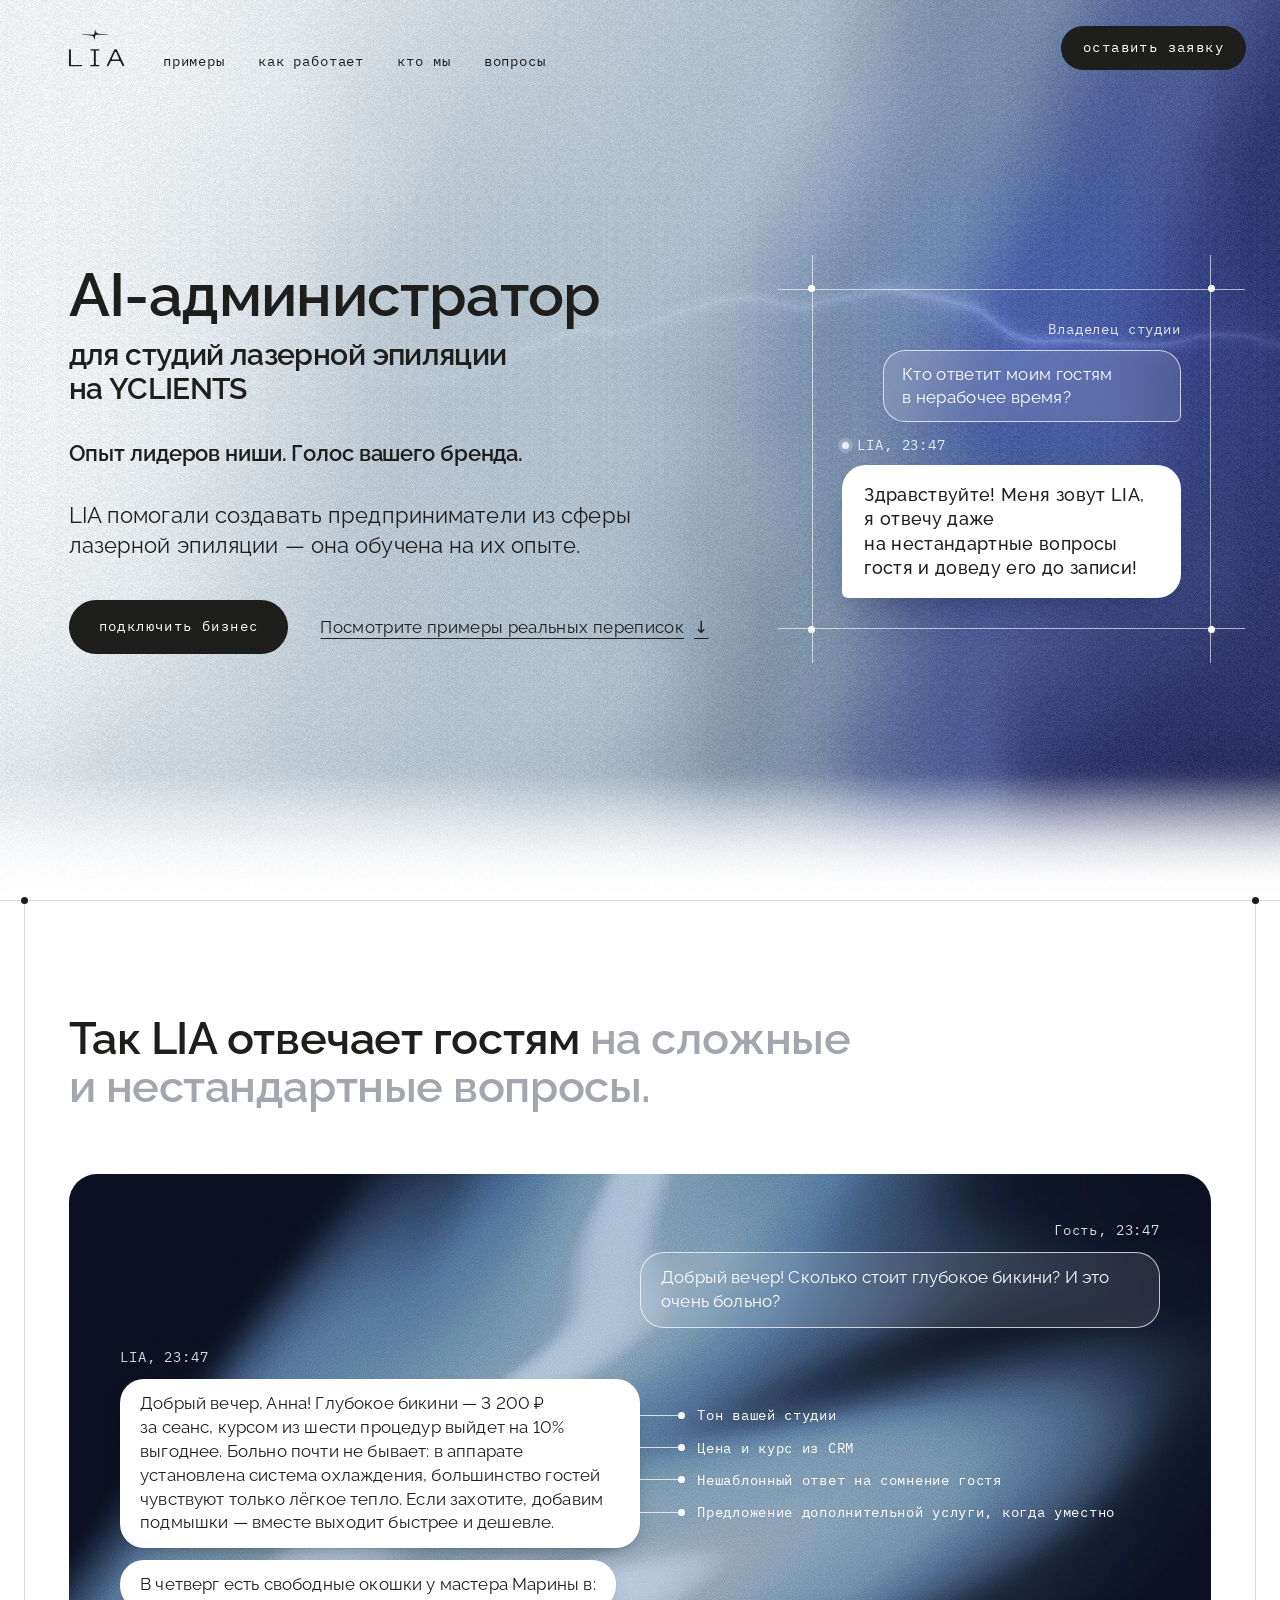
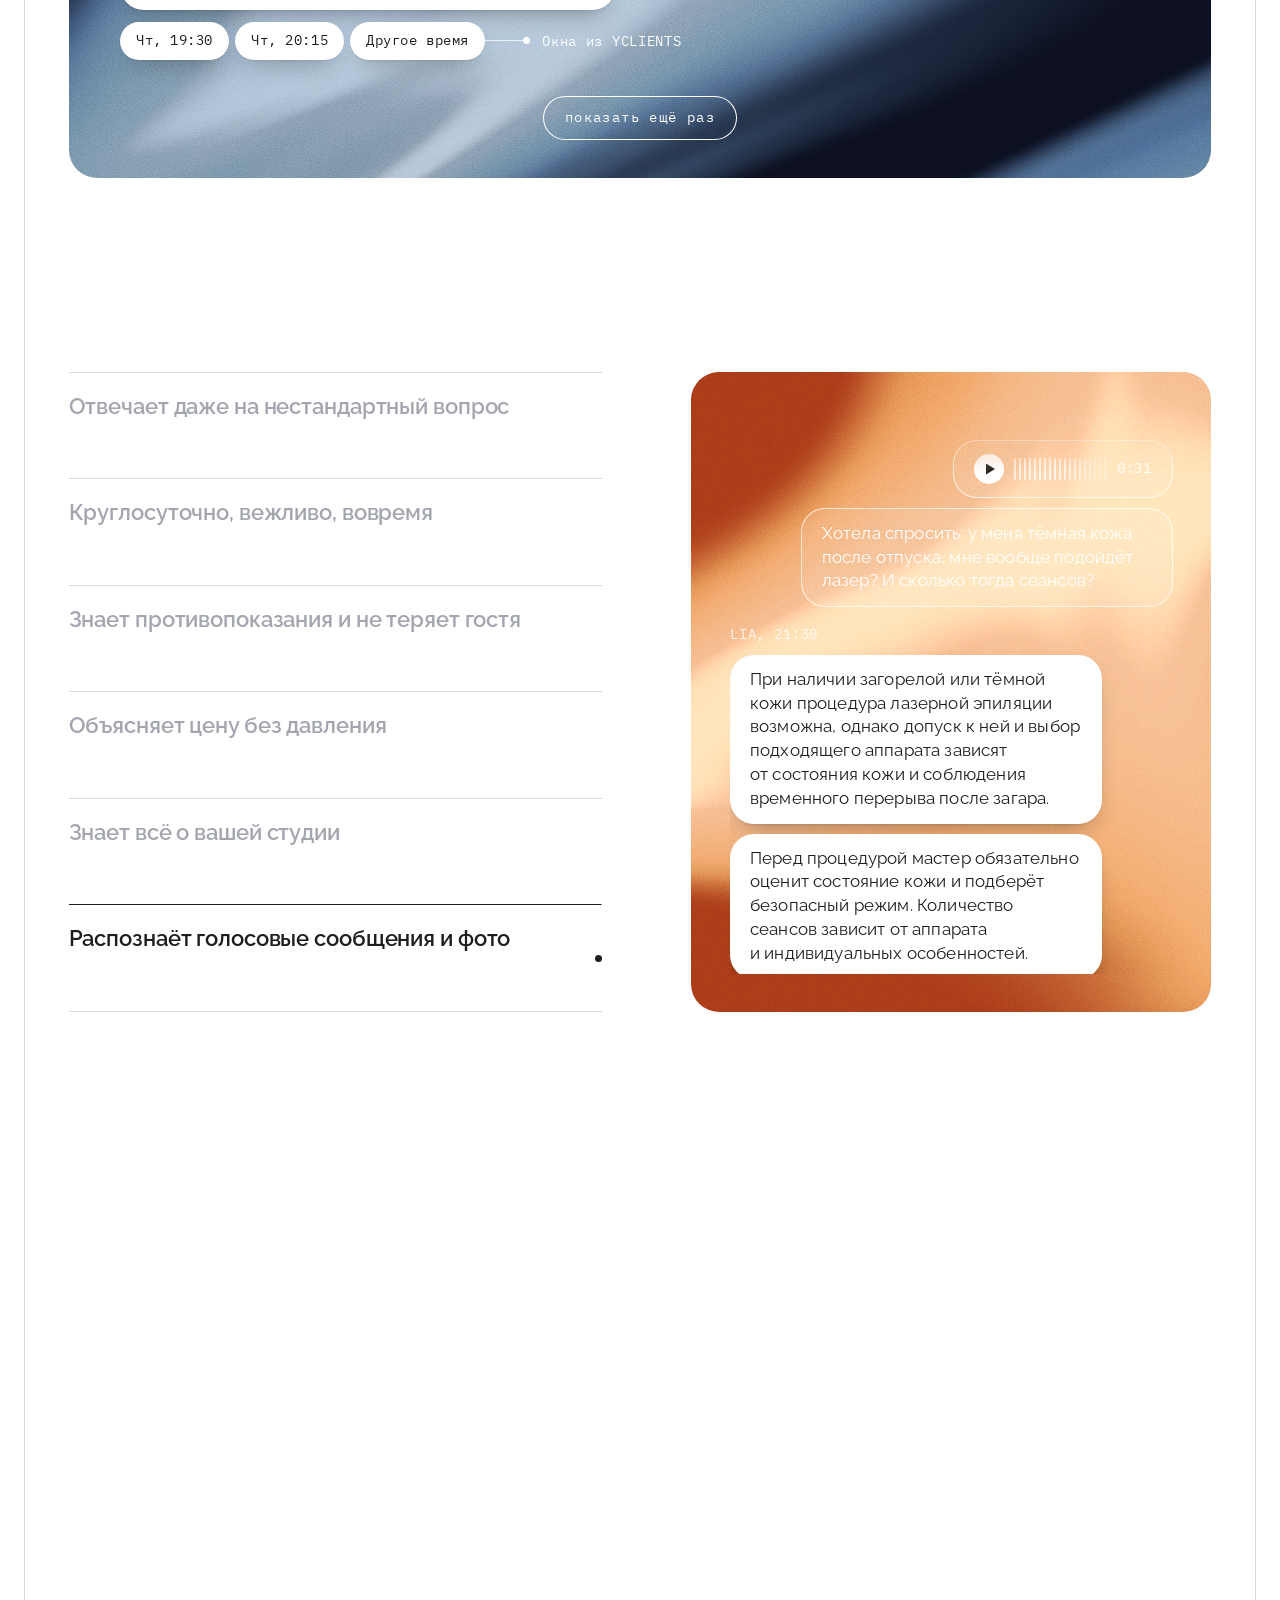
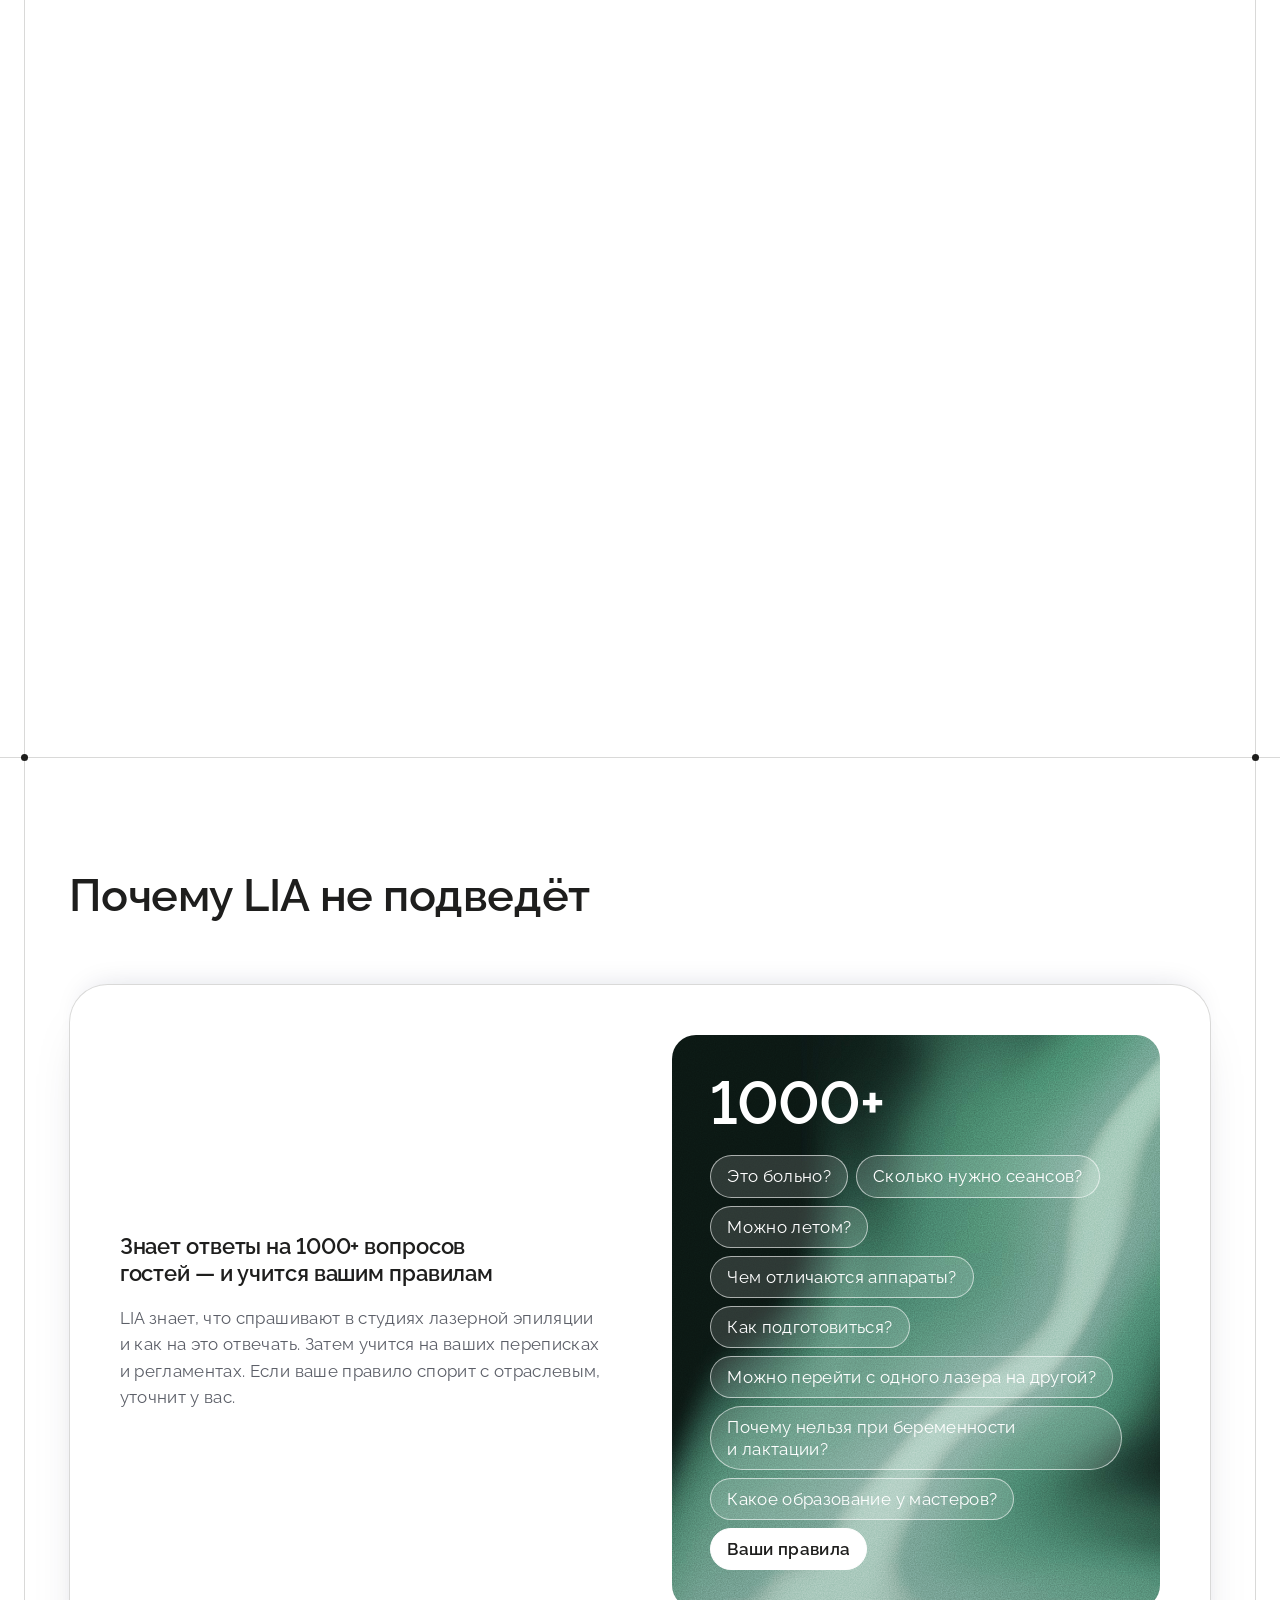
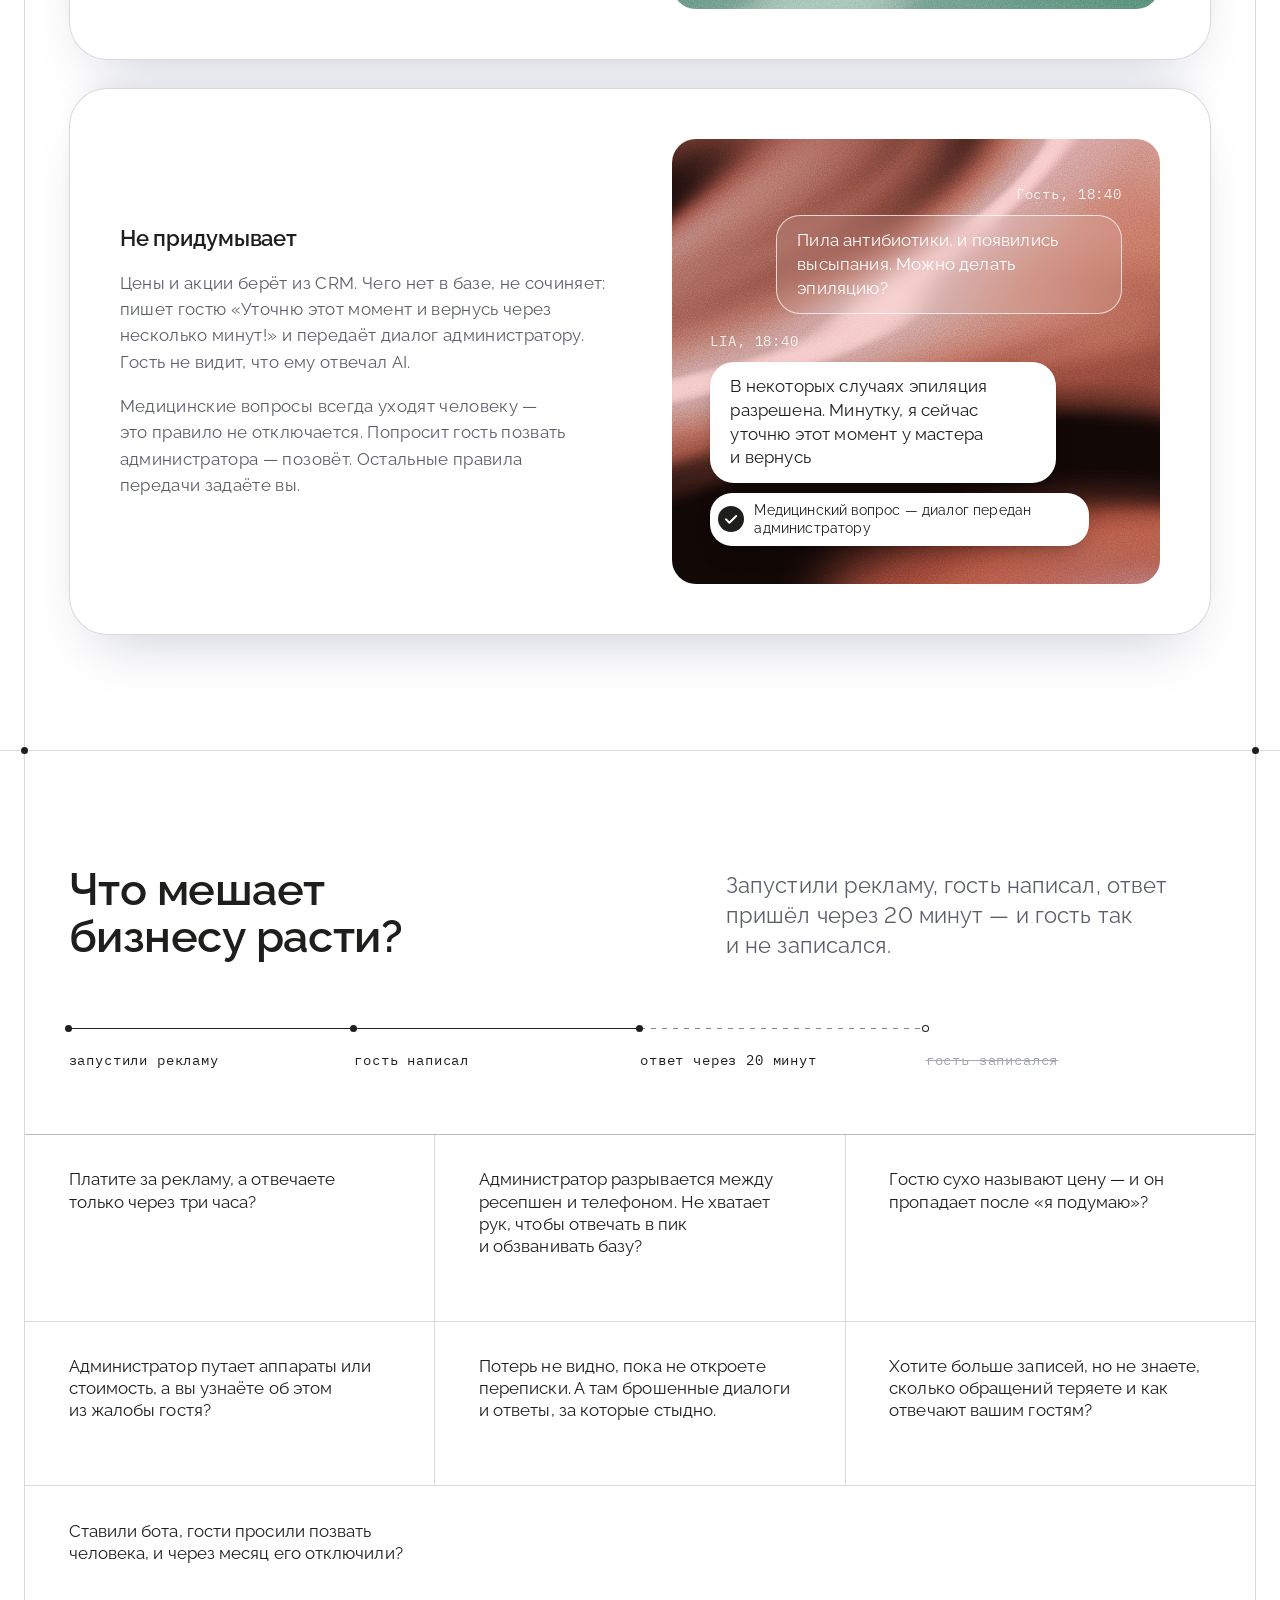
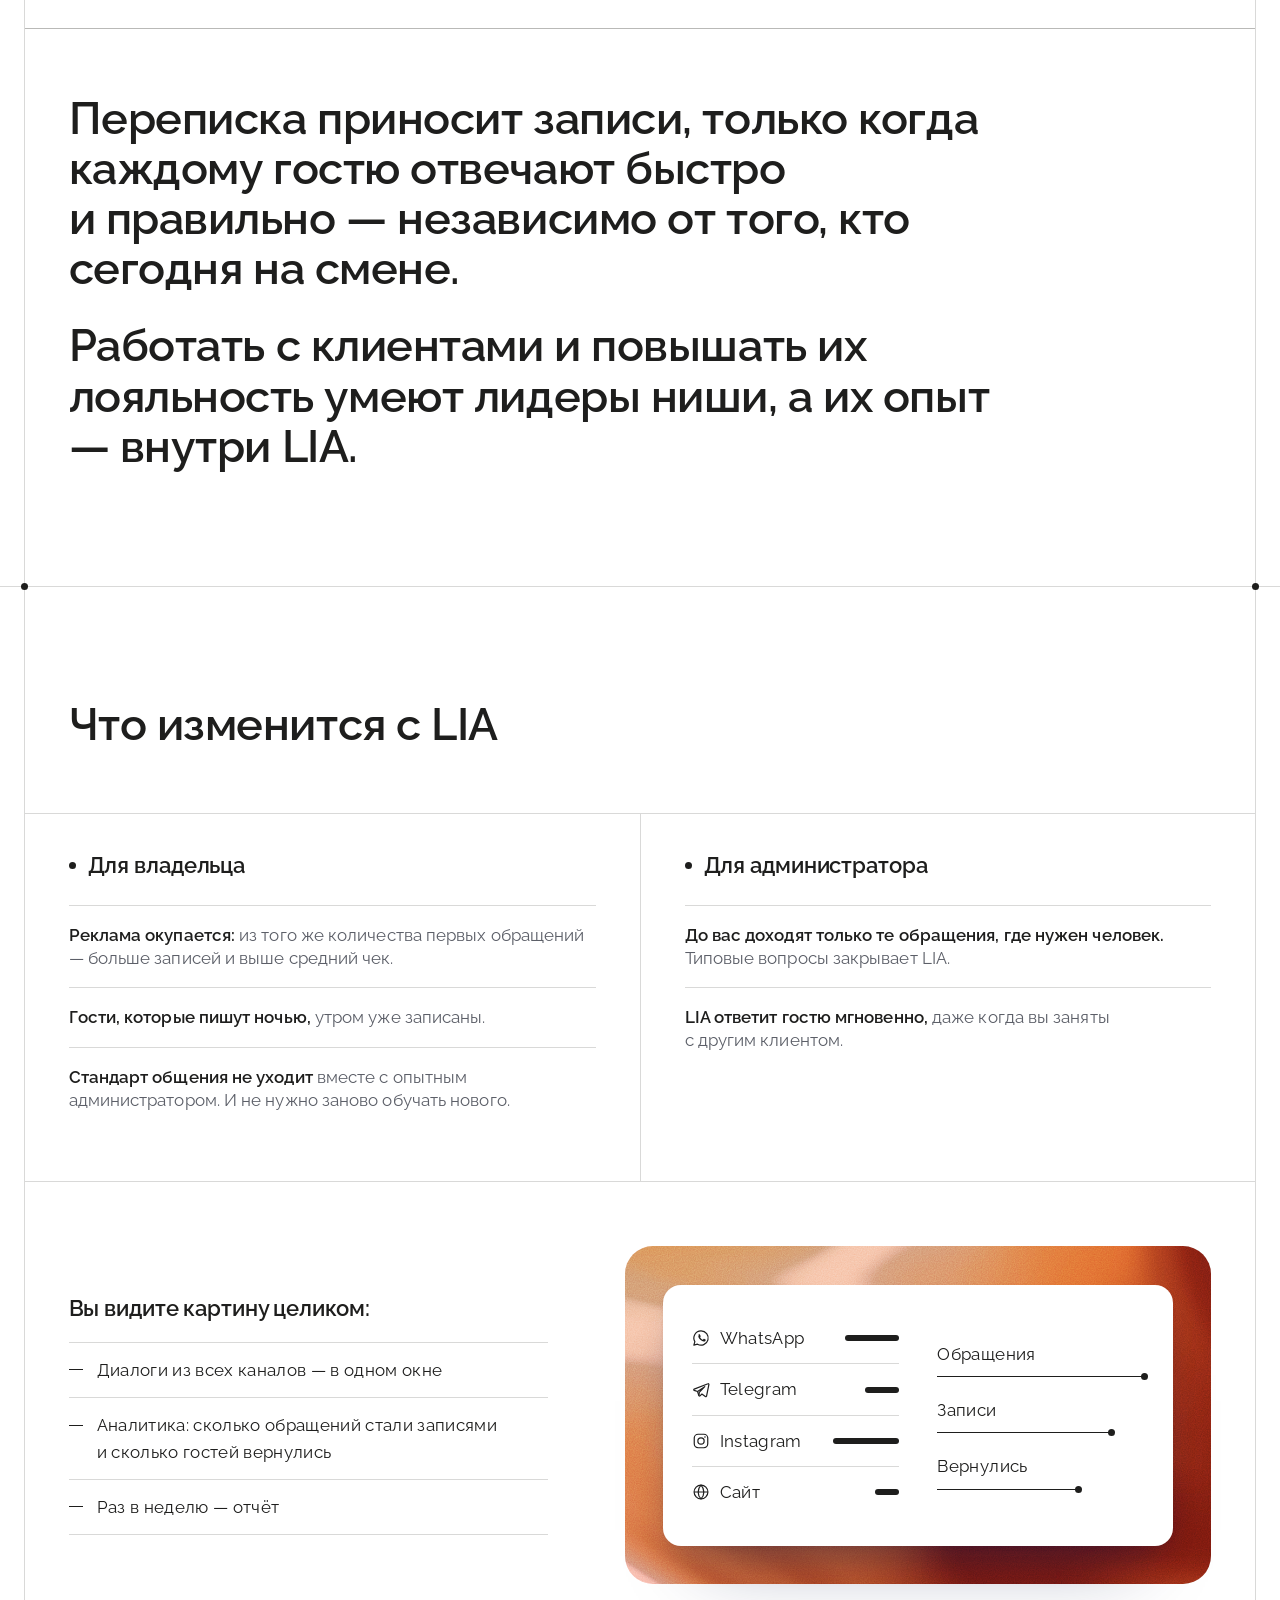
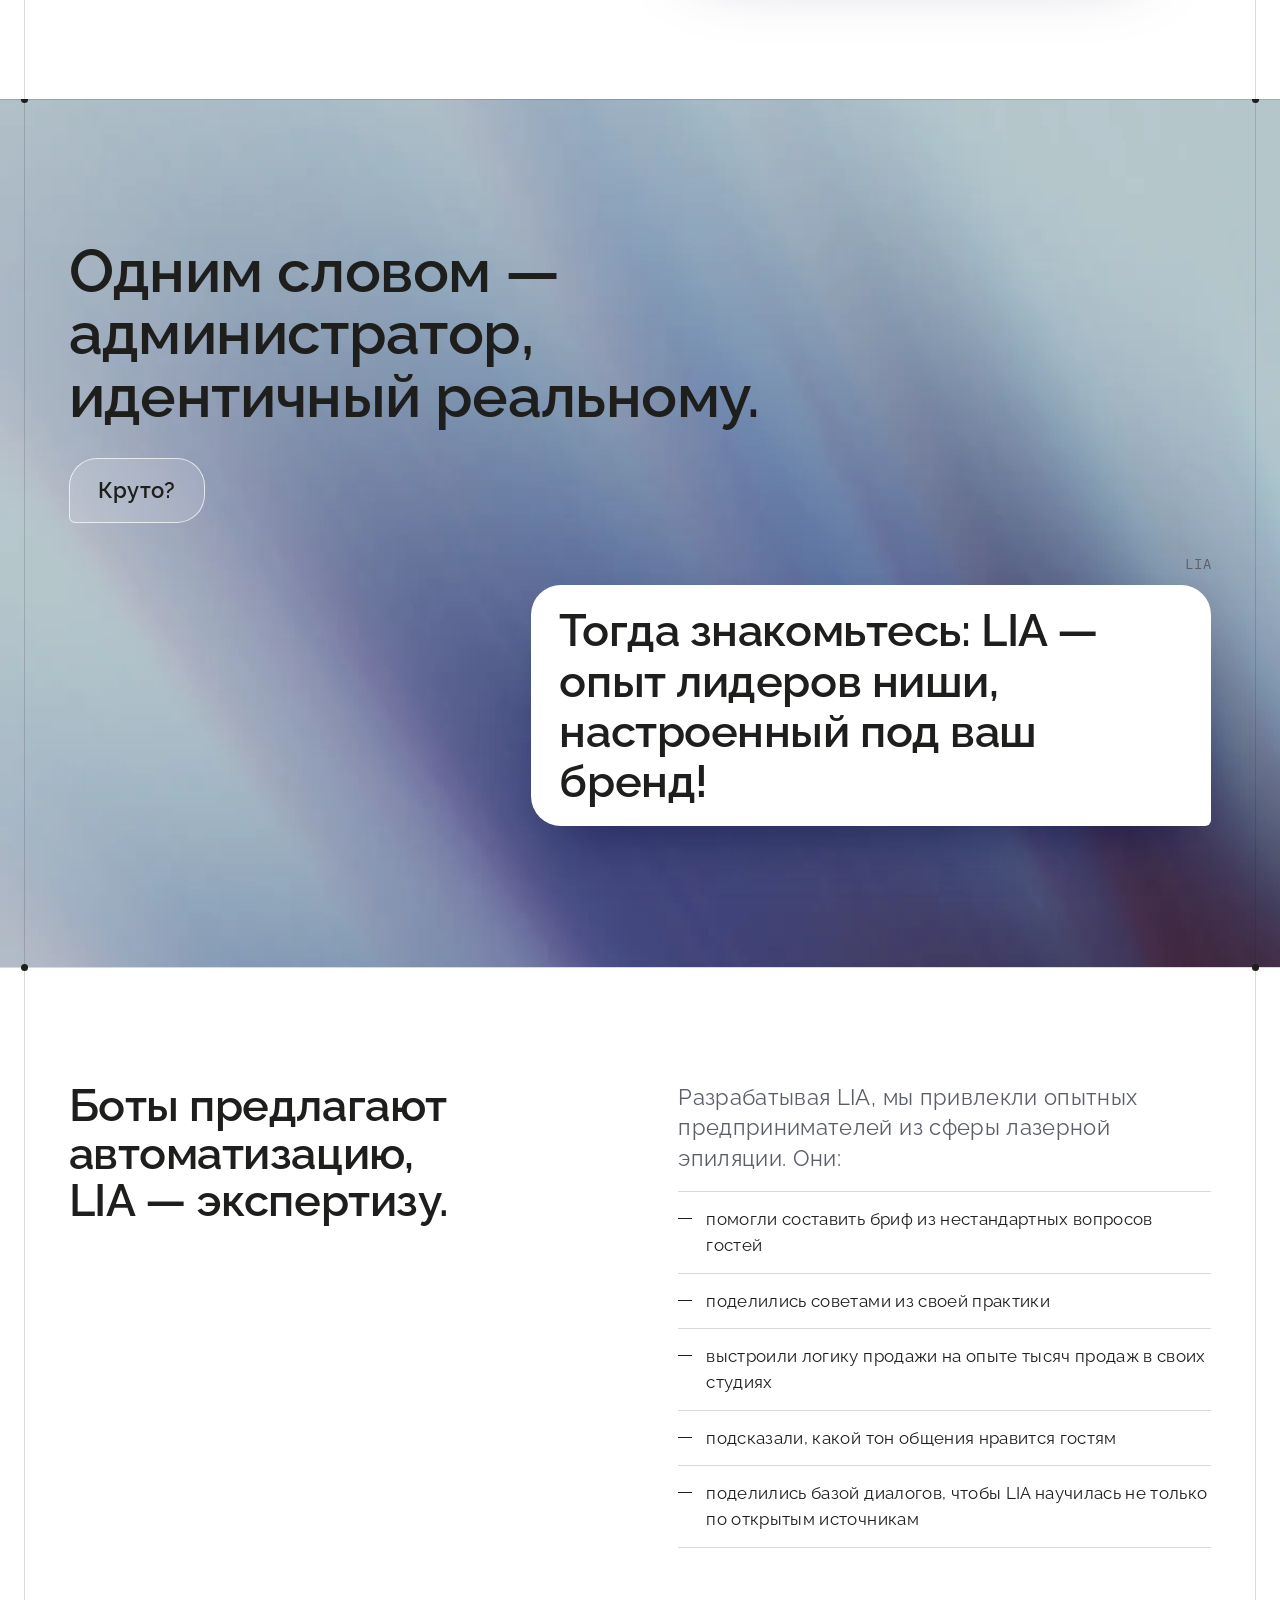
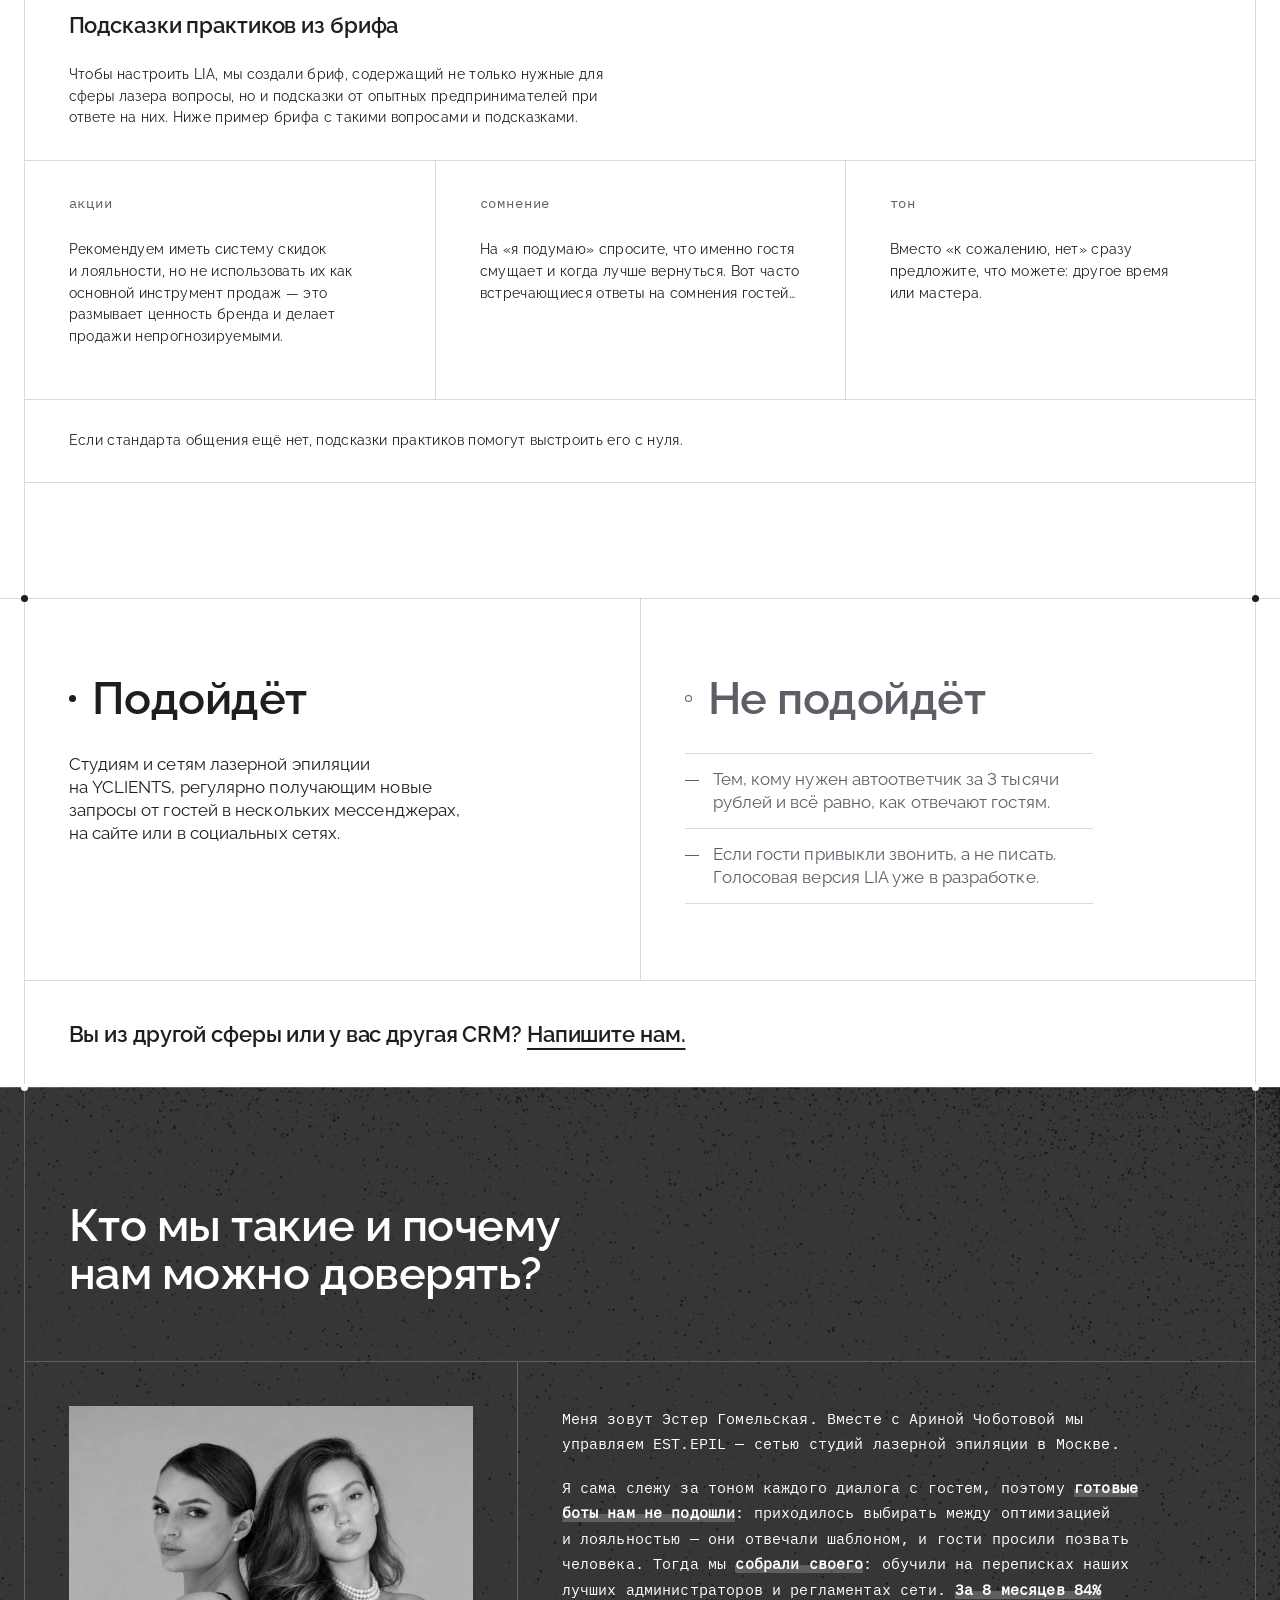
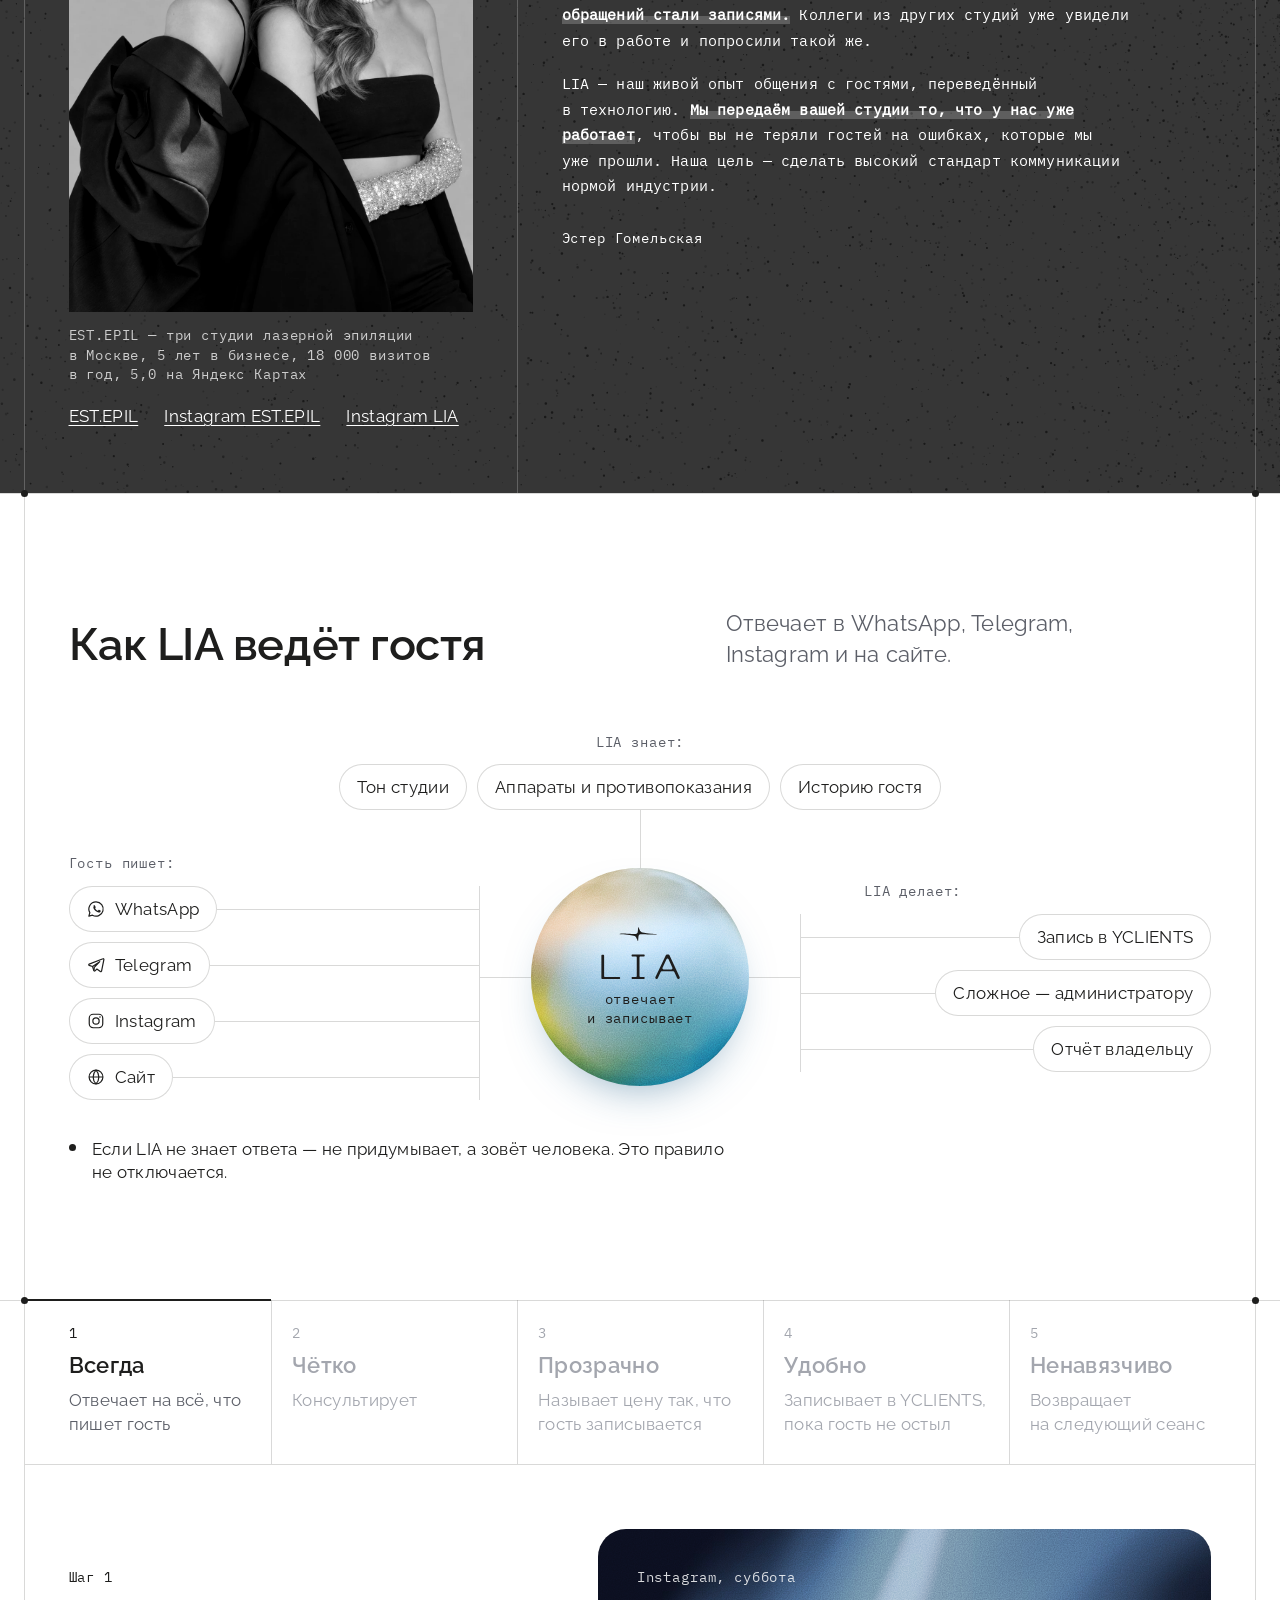
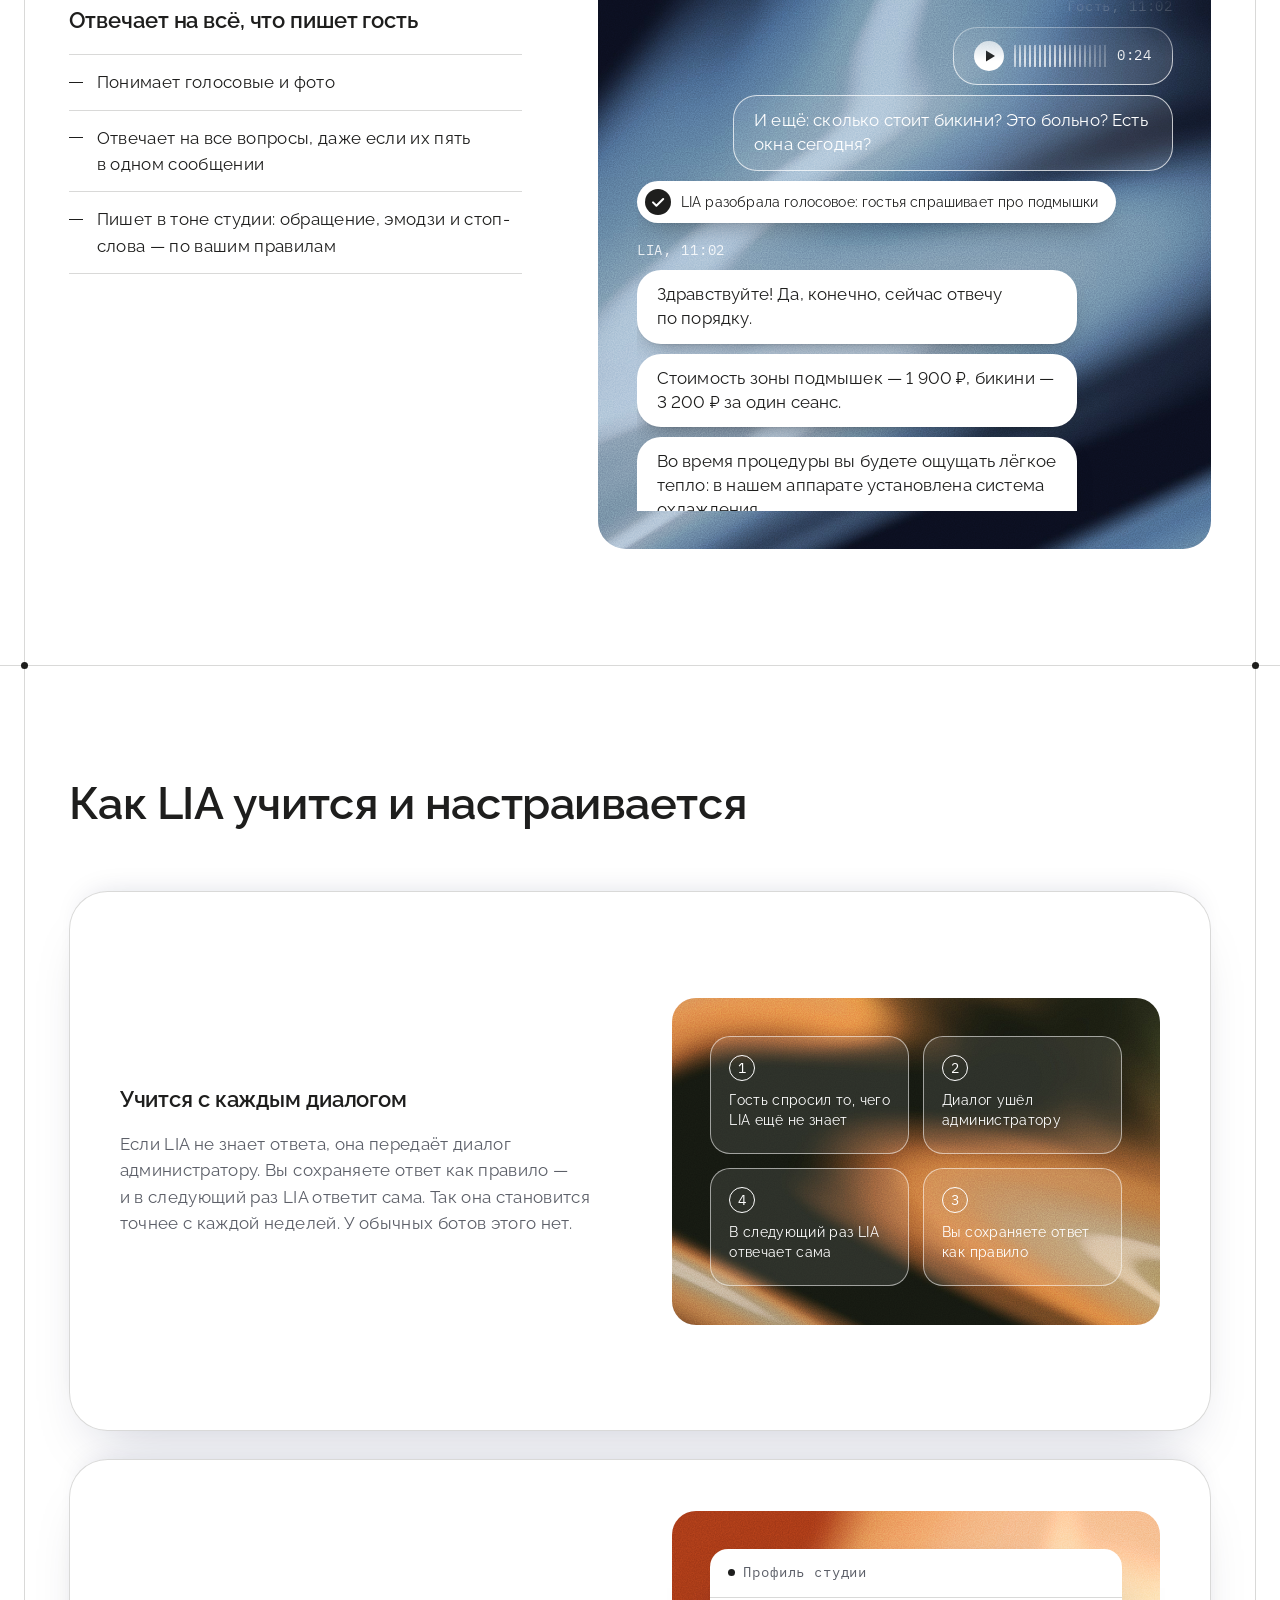
<file: vq/index.html>
<!doctype html>
<!-- ЦВЕТ НИШИ: data-tone="laser" (кобальт). Другие варианты: malina, yantar, biryuza. Меняется всё сразу: облако, кнопки, акценты. -->
<html lang="ru" data-tone="laser">
<head>
<meta charset="utf-8">
<meta name="viewport" content="width=device-width, initial-scale=1">
<script>document.documentElement.classList.add('js')</script>
<title>LIA — AI-администратор для студий лазерной эпиляции на YCLIENTS</title>
<meta name="description" content="AI-администратор отвечает гостям студии за секунды, круглосуточно и в тоне вашего бренда: цены, сомнения, запись в YCLIENTS. Первым десяти студиям — специальные условия.">
<!-- ЧЕРНОВИК: пока страница лежит в папке next/, поисковикам её показывать не нужно. Когда она станет главной, удалите эту строку. -->
<meta name="robots" content="noindex">
<meta name="theme-color" content="#ECEEF2">
<link rel="icon" href="../favicon.svg" type="image/svg+xml">
<meta property="og:type" content="website">
<meta property="og:locale" content="ru_RU">
<meta property="og:site_name" content="LIA">
<meta property="og:title" content="LIA — AI-администратор для бьюти-студий">
<meta property="og:description" content="Отвечает гостям вовремя и правильно — голосом вашего бренда. Ведёт записи в YCLIENTS.">
<link rel="preload" href="../fonts/Raleway.ttf" as="font" type="font/ttf" crossorigin>
<link rel="preload" href="../fonts/IBMPlexMono-Regular.ttf" as="font" type="font/ttf" crossorigin>
<script>
/* Первый экран на телефоне по видимой высоте окна. В Chrome на iPhone 100svh захватывает и место
   под нижней панелью браузера, и ссылка «Примеры переписок» пряталась под ней. Меряем при загрузке
   и при повороте, но не при прокрутке, чтобы экран не прыгал, когда панели браузера прячутся. */
(function () {
  var d = document.documentElement, w = innerWidth;
  function set() { d.style.setProperty('--hero-h', innerHeight + 'px'); }
  set();
  addEventListener('resize', function () { if (innerWidth !== w) { w = innerWidth; set(); } });
})();
</script>
<link rel="stylesheet" href="style.css?v=1124t">
</head>
<body>

<!-- Логотип и значки каналов: рисуются один раз здесь, дальше вставляются ссылкой -->
<svg width="0" height="0" style="position:absolute" aria-hidden="true">
<symbol id="logo" overflow="visible">
<path d="M81.03,165.55v103.99c0,2.79,2.26,5.04,5.04,5.04h72.06c2.79,0,5.04,2.26,5.04,5.04l0,0c0,2.79-2.26,5.04-5.04,5.04H72.11c-2.79,0-5.04-2.26-5.04-5.04V165.55c0-2.79,2.26-5.04,5.04-5.04h3.88C78.77,160.51,81.03,162.76,81.03,165.55z"/>
<path d="M415.21,163.62l52.15,112.62c1.77,3.83-1.02,8.2-5.24,8.2h-2.27c-2.25,0-4.29-1.31-5.24-3.35l-14.77-31.91c-0.94-2.04-2.99-3.35-5.24-3.35h-59.35c-2.26,0-4.31,1.32-5.25,3.37l-14.58,31.86c-0.94,2.05-2.99,3.37-5.25,3.37h-1.95c-4.24,0-7.03-4.42-5.22-8.25l53.46-112.62c0.96-2.01,2.99-3.3,5.21-3.3h8.27C412.22,160.28,414.26,161.58,415.21,163.62zM429.96,227.63l-19.54-43.89c-2.02-4.53-8.44-4.58-10.52-0.07l-20.25,43.89c-1.76,3.83,1.03,8.19,5.24,8.19h39.8C428.87,235.75,431.66,231.45,429.96,227.63z"/>
<path d="M288.6,165.15L288.6,165.15c0-2.69-2.18-4.87-4.87-4.87h-21.85h-13.96h-21.85c-2.69,0-4.87,2.18-4.87,4.87v0c0,2.69,2.18,4.87,4.87,4.87h16.98c2.69,0,4.87,2.18,4.87,4.87v94.96c0,2.69-2.18,4.87-4.87,4.87h-16.98c-2.69,0-4.87,2.18-4.87,4.87l0,0c0,2.69,2.18,4.87,4.87,4.87h21.85h13.96h21.85c2.69,0,4.87-2.18,4.87-4.87l0,0c0-2.69-2.18-4.87-4.87-4.87h-16.98c-2.69,0-4.87-2.18-4.87-4.87v-94.96c0-2.69,2.18-4.87,4.87-4.87h16.98C286.42,170.01,288.6,167.83,288.6,165.15z"/>
<path d="M348.69,55.2c-0.43-0.04-0.86-0.07-1.28-0.11c-1.3-0.11-2.64-0.23-3.97-0.28c-2.79-0.1-5.58-0.18-8.38-0.26c-4.55-0.13-9.26-0.26-13.88-0.49c-14.47-0.72-29.04-2.94-43.32-6.58c-7.35-1.88-12.23-6.07-14.94-12.83c-1.38-3.44-2.9-6.88-4.38-10.21c-0.52-1.17-1.04-2.34-1.55-3.51c-0.09-0.2-0.18-0.39-0.29-0.58c-0.18-0.33-0.55-0.5-0.92-0.43c-0.37,0.07-0.65,0.36-0.7,0.73c-0.1,0.72-0.13,1.43-0.15,2.12c-0.02,0.48-0.04,0.95-0.08,1.43c-0.16,1.73-0.3,3.46-0.44,5.2c-0.41,4.99-0.84,10.16-1.56,15.19c-0.76,5.3-4.84,9.42-10.16,10.25c-3.74,0.58-7.36,0.79-10.77,0.62c-6.67-0.34-13.45-0.8-20.01-1.24c-5.04-0.34-10.25-0.7-15.38-0.99c-9.82-0.57-34.95-0.52-36.28,1.66c-0.11,0.19-0.12,0.39,0,0.59l0.05,0.09l0.09,0.04c0.58,0.23,1.17,0.35,1.81,0.38c2.96,0.12,5.93,0.23,8.89,0.33c5.82,0.21,11.84,0.43,17.75,0.73c14.6,0.74,29.16,2.97,43.3,6.62c7.13,1.84,11.9,5.91,14.59,12.43c1.13,2.75,2.3,5.43,3.19,7.45c0.17,0.39,0.34,0.77,0.52,1.16c0.29,0.66,0.59,1.31,0.87,1.97c0.58,1.37,1.2,2.74,1.84,4.08c0.05,0.1,0.09,0.19,0.14,0.26c0.15,0.24,0.37,0.35,0.67,0.35c0,0,0,0,0.01,0c0.3,0,0.55-0.14,0.7-0.38c0.18-0.3,0.17-0.65,0.16-0.95c0-0.09-0.01-0.18,0-0.27c0.03-0.69,0.07-1.37,0.12-2.06c0.07-0.92,0.15-1.83,0.23-2.75l0.23-2.74c0.21-2.48,0.42-5.05,0.67-7.57c0.33-3.43,0.66-6.27,1.04-8.94c0.74-5.21,4.21-8.56,9.79-9.42c3.86-0.6,7.76-0.8,11.58-0.61c4.63,0.23,9.34,0.59,13.89,0.93c6.95,0.52,14.14,1.06,21.22,1.19c8.25,0.15,16.65-0.16,24.77-0.47c3.37-0.13,6.86-0.26,10.29-0.36c0.47-0.01,0.84-0.39,0.84-0.86C349.49,55.61,349.15,55.24,348.69,55.2z"/>
</symbol>
<symbol id="i-wa" viewBox="0 0 24 24"><path d="M12 2.5a9.5 9.5 0 0 0-8.2 14.3L2.5 21.5l4.8-1.3A9.5 9.5 0 1 0 12 2.5z" fill="none" stroke="currentColor" stroke-width="1.6" stroke-linejoin="round"/><path d="M8.6 7.6c.3-.6.6-.6.9-.6h.6c.2 0 .4 0 .6.5l.8 1.9c.1.2.1.4 0 .6l-.5.7c-.1.2-.2.3 0 .6.4.7 1 1.4 1.6 1.9.6.5 1.2.8 1.6 1 .2.1.4.1.6-.1l.7-.9c.2-.2.4-.2.6-.1l1.8.9c.2.1.4.2.4.4 0 .5-.1 1.1-.5 1.5-.5.5-1.4.9-2.3.8-1.2-.2-2.6-.8-4-2-1.6-1.4-2.6-3-2.9-4.1-.3-1.1.1-2.1.4-2.4z" fill="currentColor"/></symbol>
<symbol id="i-tg" viewBox="0 0 24 24"><path d="M21.3 3.6 2.9 10.8c-.8.3-.8 1.4 0 1.7l4.5 1.5 1.7 5.4c.2.7 1.1.9 1.6.4l2.5-2.4 4.6 3.4c.6.4 1.4.1 1.6-.6l3.1-15.4c.2-.8-.6-1.5-1.2-1.2z" fill="none" stroke="currentColor" stroke-width="1.6" stroke-linejoin="round"/><path d="m7.4 14 9.6-6.4-7.3 7.6-.4 4.2" fill="none" stroke="currentColor" stroke-width="1.6" stroke-linejoin="round"/></symbol>
<symbol id="i-ig" viewBox="0 0 24 24"><rect x="3" y="3" width="18" height="18" rx="5.2" fill="none" stroke="currentColor" stroke-width="1.6"/><circle cx="12" cy="12" r="4.2" fill="none" stroke="currentColor" stroke-width="1.6"/><circle cx="17.3" cy="6.7" r="1.1" fill="currentColor"/></symbol>
<symbol id="i-web" viewBox="0 0 24 24"><circle cx="12" cy="12" r="9.2" fill="none" stroke="currentColor" stroke-width="1.6"/><path d="M2.8 12h18.4M12 2.8c2.6 2.6 3.8 5.6 3.8 9.2s-1.2 6.6-3.8 9.2c-2.6-2.6-3.8-5.6-3.8-9.2S9.4 5.4 12 2.8z" fill="none" stroke="currentColor" stroke-width="1.6"/></symbol>
</svg>

<div class="cur" aria-hidden="true"><span></span></div>

<!-- ===================== ШАПКА ===================== -->
<header class="hdr" id="hdr">
<div class="hdr-bar">
<a class="hdr-logo" href="#top" aria-label="LIA"><svg viewBox="60 14 414 276" fill="currentColor" aria-hidden="true"><use href="#logo"/></svg></a>
<nav class="hdr-nav mono lc" aria-label="Разделы">
<a href="#primery">Примеры</a>
<a href="#kak">Как работает</a>
<a href="#kto">Кто мы</a>
<a href="#voprosy">Вопросы</a>
</nav>
<a class="btn btn-sm hdr-cta" data-bot="header" target="_blank" rel="noopener" href="https://t.me/lia_ai_team_bot?start=site_header&amp;utm_source=lia_landing&amp;utm_medium=button&amp;utm_campaign=pilot&amp;utm_content=header">Оставить заявку</a>
<button class="burger" type="button" aria-label="Меню" aria-expanded="false" aria-controls="menu"><i></i><i></i></button>
</div>
<nav class="menu" id="menu" aria-label="Меню">
<a href="#primery">Примеры</a>
<a href="#kak">Как работает</a>
<a href="#kto">Кто мы</a>
<a href="#voprosy">Вопросы</a>
<a class="btn" data-bot="menu" target="_blank" rel="noopener" href="https://t.me/lia_ai_team_bot?start=site_menu&amp;utm_source=lia_landing&amp;utm_medium=button&amp;utm_campaign=pilot&amp;utm_content=menu">Оставить заявку</a>
</nav>
</header>

<main>

<!-- ===================== ПЕРВЫЙ ЭКРАН ===================== -->
<section class="sec hero" id="top">
<canvas class="gl" data-field="light" data-x="0.72" data-y="0.55" aria-hidden="true"></canvas>
<div class="wrap">
<div class="hero-copy">
<h1><span class="ln">AI-администратор</span> <span class="ln ln-s">для&nbsp;студий лазерной эпиляции на&nbsp;YCLIENTS</span></h1>
<p class="hero-sub">Опыт лидеров ниши. Голос&nbsp;вашего&nbsp;бренда.</p>
<p class="lead">LIA помогали создавать предприниматели из&nbsp;сферы лазерной эпиляции&nbsp;— она обучена на&nbsp;их&nbsp;опыте.</p>
<div class="hero-act">
<a class="btn" data-bot="hero" target="_blank" rel="noopener" href="https://t.me/lia_ai_team_bot?start=site_hero&amp;utm_source=lia_landing&amp;utm_medium=button&amp;utm_campaign=pilot&amp;utm_content=hero">Подключить бизнес</a>
<!-- на телефоне вместо длинной фразы показывается короткая -->
<a class="link hero-more" href="#primery"><span class="hm-full">Посмотрите примеры реальных переписок</span><span class="hm-short">Примеры переписок</span> <i aria-hidden="true">↓</i></a>
</div>
</div>
<div class="frame">
<i></i><i></i><i></i><i></i>
<div class="hero-chat" data-chat="hero">
<p class="who mono">Владелец студии</p>
<p class="q">Кто ответит моим гостям в&nbsp;нерабочее время?</p>
<p class="who l mono">LIA, 23:47</p>
<p class="a" data-typed>Здравствуйте! Меня зовут LIA, я&nbsp;отвечу даже на&nbsp;нестандартные вопросы гостя и&nbsp;доведу его до&nbsp;записи!</p>
</div>
</div>
</div>
</section>

<!-- ===================== ПРИМЕРЫ ===================== -->
<section class="sec" id="primery">
<div class="wrap">
<div class="head">
<h2>Так LIA отвечает гостям <span class="dim">на&nbsp;сложные и&nbsp;нестандартные вопросы.</span></h2>
</div>

<!-- Переписка 1, главная: справа от каждой реплики — что именно LIA сделала -->
<div class="stage grain bg-steel" data-dark>
<div class="chat demo" data-chat id="demo">
<p class="who">Гость, 23:47</p>
<p class="msg g">Добрый вечер! Сколько стоит глубокое бикини? И&nbsp;это очень больно?</p>
<p class="who l">LIA, 23:47</p>
<div class="row row-multi"><p class="msg l">Добрый вечер, Анна! Глубокое бикини — 3&nbsp;200&nbsp;₽ за&nbsp;сеанс, курсом из&nbsp;шести процедур выйдет на&nbsp;10% выгоднее. Больно почти не&nbsp;бывает: в&nbsp;аппарате установлена система охлаждения, большинство гостей чувствуют только лёгкое тепло. Если захотите, добавим подмышки — вместе выходит быстрее и&nbsp;дешевле.</p><div class="tags"><p class="tag"><i></i>Тон вашей студии</p><p class="tag"><i></i>Цена и&nbsp;курс из&nbsp;CRM</p><p class="tag"><i></i>Нешаблонный ответ на&nbsp;сомнение гостя</p><p class="tag"><i></i>Предложение дополнительной услуги, когда уместно</p></div></div>
<div class="row"><p class="msg l">В&nbsp;четверг есть свободные окошки у&nbsp;мастера Марины&nbsp;в:</p></div>
<div class="row"><div class="slots"><span>Чт, 19:30</span><span>Чт, 20:15</span><span>Другое время</span></div><p class="tag"><i></i>Окна из&nbsp;YCLIENTS</p></div>
</div>
<div class="demo-foot"><button type="button" class="btn btn-line btn-sm" data-replay="demo">Показать ещё раз</button></div>
</div>

<!-- Переписки 2–7: список слева, телефон справа; листаются вместе с прокруткой -->
<div class="exs" data-exs>
<div class="exs-sticky">

<article class="ex is-on">
<button type="button" class="ex-cap"><span class="h3">Отвечает даже на&nbsp;нестандартный вопрос</span></button>
<div class="ex-stage stage grain bg-green" data-dark><div class="chat" data-chat="manual">
<p class="who">Гость, 14:20</p>
<p class="msg g">Я&nbsp;сделала 4&nbsp;сеанса на&nbsp;диоде в&nbsp;другой студии. Можно продолжить у&nbsp;вас на&nbsp;александрите?</p>
<p class="who l">LIA, 14:20</p>
<p class="msg l">Да, конечно! Перед сеансом мастер посмотрит кожу, тип волос и&nbsp;подберёт параметры под александрит.</p>
<p class="msg l">Подскажите, когда был последний сеанс? Между процедурами рекомендована пауза в&nbsp;4–6&nbsp;недель.</p>
</div></div>
</article>

<article class="ex">
<button type="button" class="ex-cap"><span class="h3">Круглосуточно, вежливо, вовремя</span></button>
<div class="ex-stage stage grain bg-terra" data-dark><div class="chat" data-chat="manual">
<p class="who">Гость, 01:12</p>
<p class="msg g">Простите, что так поздно 🙈 Хочу сделать подмышки до&nbsp;отпуска, улетаю через три дня. Успею?</p>
<p class="who l">LIA, 01:12</p>
<p class="msg l">Пишите в&nbsp;любое время 🤍 Один сеанс точно успеем, волосы станут заметно тоньше.</p>
<p class="msg l">Так как планируется загар, рекомендуем сделать процедуру на&nbsp;аппарате DEKA MOVEO — после него можно загорать сразу без дополнительных ограничений!</p>
<p class="msg l">Есть окошки завтра в&nbsp;11:00 или в&nbsp;четверг в&nbsp;19:30. Когда вас записать?</p>
</div></div>
</article>

<article class="ex">
<button type="button" class="ex-cap"><span class="h3">Знает противопоказания и&nbsp;не&nbsp;теряет гостя</span></button>
<div class="ex-stage stage grain bg-edu" data-dark><div class="chat" data-chat="manual">
<p class="who">Гость, 18:05</p>
<p class="msg g">Я&nbsp;кормлю грудью, ребёнку 5&nbsp;месяцев. Мне можно эпиляцию?</p>
<p class="who l">LIA, 18:05</p>
<p class="msg l">Здравствуйте! Поздравляем вас с&nbsp;рождением малыша 🤍</p>
<p class="msg l">Период лактации и&nbsp;грудного вскармливания входит в&nbsp;список противопоказаний для проведения лазерной эпиляции, поэтому во&nbsp;время кормления процедуру делать не&nbsp;рекомендуется. Это связано с&nbsp;изменениями гормонального фона и&nbsp;повышенной чувствительностью кожи.</p>
<p class="msg l">Вернуться к&nbsp;лазерной эпиляции советуем после окончания грудного вскармливания и&nbsp;восстановления цикла. Если захотите запланировать визит на&nbsp;это время, с&nbsp;радостью подскажу! 🤍</p>
</div></div>
</article>

<article class="ex">
<button type="button" class="ex-cap"><span class="h3">Объясняет цену<br class="m-br"> без давления</span></button>
<div class="ex-stage stage grain bg-ember" data-dark><div class="chat" data-chat="manual">
<p class="who">Гость, 12:41</p>
<p class="msg g">Почему у&nbsp;вас дороже, чем в&nbsp;студии рядом?</p>
<p class="who l">LIA, 12:41</p>
<p class="msg l">Наши цены сформированы исходя из&nbsp;стоимости аппаратов: у&nbsp;нас стоят только новые лицензированные модели, за&nbsp;безопасность и&nbsp;результативность которых мы в&nbsp;ответе.</p>
<p class="msg l">Рынок широкий: идя в&nbsp;место с&nbsp;подозрительно низким прайсом, запросите регистрационное удостоверение на&nbsp;лазер — это вопрос вашего здоровья.</p>
<p class="msg l">Кроме этого, эпиляцию вам будет делать опытный медик, вы сможете припарковать машину бесплатно, воспользоваться массажными очками или посмотреть фильм во&nbsp;время сеанса и&nbsp;не&nbsp;только.</p>
<p class="msg l">Посчитаю, сколько выйдет услуга с&nbsp;учётом 30% на&nbsp;первый визит?</p>
</div></div>
</article>

<article class="ex">
<button type="button" class="ex-cap"><span class="h3">Знает всё<br class="m-br"> о&nbsp;вашей студии</span></button>
<div class="ex-stage stage grain bg-steel" data-dark><div class="chat" data-chat="manual">
<p class="who">Гость, 10:17</p>
<p class="msg g">А&nbsp;какое образование у&nbsp;ваших мастеров?</p>
<p class="who l">LIA, 10:17</p>
<p class="msg l">Все наши мастера имеют медицинское образование и&nbsp;необходимую квалификацию, а&nbsp;также прошли специальное обучение и&nbsp;интенсив-тренинги по&nbsp;работе с&nbsp;лазерным оборудованием 🤍</p>
<p class="msg l">Какая зона вас интересует и&nbsp;подсказать&nbsp;ли вам варианты для визита?</p>
</div></div>
</article>

<article class="ex">
<button type="button" class="ex-cap"><span class="h3">Распознаёт голосовые сообщения и&nbsp;фото</span></button>
<div class="ex-stage stage grain bg-peach" data-dark><div class="chat" data-chat="manual">
<p class="who">Гость, 21:30</p>
<p class="msg g voice"><span class="wave"></span><span class="mono">0:31</span></p>
<p class="msg g">Хотела спросить: у&nbsp;меня тёмная кожа после отпуска, мне вообще подойдёт лазер? И&nbsp;сколько тогда сеансов?</p>
<p class="who l">LIA, 21:30</p>
<p class="msg l">При наличии загорелой или тёмной кожи процедура лазерной эпиляции возможна, однако допуск к&nbsp;ней и&nbsp;выбор подходящего аппарата зависят от&nbsp;состояния кожи и&nbsp;соблюдения временного перерыва после загара.</p>
<p class="msg l">Перед процедурой мастер обязательно оценит состояние кожи и&nbsp;подберёт безопасный режим. Количество сеансов зависит от&nbsp;аппарата и&nbsp;индивидуальных особенностей.</p>
<p class="msg l">Пришлите, пожалуйста, фото участка кожи с&nbsp;волосами, чтобы мастер смог дать предварительные рекомендации.</p>
</div></div>
</article>
</div>
</div>
</div>
</section>

<!-- ===================== ПОЧЕМУ НЕ ПОДВЕДЁТ (сразу после примеров) ===================== -->
<section class="sec" id="pochemu">
<div class="wrap">
<div class="head">
<h2>Почему LIA не&nbsp;подведёт</h2>
</div>
<div class="why-stack">

<article class="why is-open" style="--i:0">
<div class="why-txt">
<h3><button type="button" class="why-h">Знает ответы на&nbsp;1000+ вопросов гостей<span class="why-tail"> — и&nbsp;учится вашим правилам</span></button></h3>
<p>LIA знает, что спрашивают в&nbsp;студиях лазерной эпиляции и&nbsp;как на&nbsp;это отвечать. Затем учится на&nbsp;ваших переписках и&nbsp;регламентах. Если ваше правило спорит с&nbsp;отраслевым, уточнит у&nbsp;вас.</p>
</div>
<div class="why-art grain bg-green" data-dark>
<p class="kplus"><span data-count="1000">1000</span>+</p>
<ul class="qs">
<li style="--n:0">Это больно?</li>
<li style="--n:1">Сколько нужно сеансов?</li>
<li style="--n:2">Можно летом?</li>
<li style="--n:3">Чем отличаются аппараты?</li>
<li style="--n:4">Как подготовиться?</li>
<li style="--n:5">Можно перейти с&nbsp;одного лазера на&nbsp;другой?</li>
<li style="--n:6">Почему нельзя при беременности и&nbsp;лактации?</li>
<li style="--n:7">Какое образование у&nbsp;мастеров?</li>
<li style="--n:9">Ваши правила</li>
</ul>
</div>
</article>

<article class="why is-open" style="--i:1">
<div class="why-txt">
<h3><button type="button" class="why-h">Не&nbsp;придумывает</button></h3>
<p>Цены и&nbsp;акции берёт из&nbsp;CRM. Чего нет в&nbsp;базе, не&nbsp;сочиняет: пишет гостю «Уточню этот момент и&nbsp;вернусь через несколько минут!» и&nbsp;передаёт диалог администратору. Гость не&nbsp;видит, что ему отвечал AI.</p>
<p>Медицинские вопросы всегда уходят человеку — это правило не&nbsp;отключается. Попросит гость позвать администратора — позовёт. Остальные правила передачи задаёте&nbsp;вы.</p>
</div>
<div class="why-art grain bg-terra" data-dark>
<div class="chat" data-chat>
<p class="who">Гость, 18:40</p>
<p class="msg g">Пила антибиотики, и&nbsp;появились высыпания. Можно делать эпиляцию?</p>
<p class="who l">LIA, 18:40</p>
<p class="msg l">В&nbsp;некоторых случаях эпиляция разрешена. Минутку, я&nbsp;сейчас уточню этот момент у&nbsp;мастера и&nbsp;вернусь</p>
<p class="note">Медицинский вопрос — диалог передан администратору</p>
</div>
</div>
</article>

</div>
</div>
</section>

<!-- ===================== ЧТО МЕШАЕТ РАСТИ ===================== -->
<section class="sec" id="boli">
<div class="wrap">
<div class="head">
<h2>Что мешает бизнесу расти?</h2>
<p class="lead">Запустили рекламу, гость написал, ответ пришёл через 20&nbsp;минут — и&nbsp;гость так и&nbsp;не&nbsp;записался.</p>
</div>

<ol class="chain mono" data-chain>
<li><span>запустили рекламу</span></li>
<li><span>гость написал</span></li>
<li><span>ответ через 20&nbsp;минут</span></li>
<li><span>гость записался</span></li>
</ol>

<ul class="pains" data-pains>
<li class="pain"><p>Платите за&nbsp;рекламу, а&nbsp;отвечаете только через три часа?</p></li>
<li class="pain"><p>Администратор разрывается между ресепшен и&nbsp;телефоном. Не&nbsp;хватает рук, чтобы отвечать в&nbsp;пик и&nbsp;обзванивать базу?</p></li>
<li class="pain"><p>Гостю сухо называют цену — и&nbsp;он пропадает после «я&nbsp;подумаю»?</p></li>
<li class="pain"><p>Администратор путает аппараты или стоимость, а&nbsp;вы узнаёте об&nbsp;этом из&nbsp;жалобы гостя?</p></li>
<li class="pain"><p>Потерь не&nbsp;видно, пока не&nbsp;откроете переписки. А&nbsp;там брошенные диалоги и&nbsp;ответы, за&nbsp;которые стыдно.</p></li>
<li class="pain"><p>Хотите больше записей, но&nbsp;не&nbsp;знаете, сколько обращений теряете и&nbsp;как отвечают вашим гостям?</p></li>
<li class="pain"><p>Ставили бота, гости просили позвать человека, и&nbsp;через месяц его отключили?</p></li>
</ul>
<div class="pains-dots" aria-hidden="true"></div>

<p class="scrub" data-scrub>Переписка приносит записи, только когда каждому гостю отвечают быстро и&nbsp;правильно — независимо от&nbsp;того, кто сегодня на&nbsp;смене.</p>
<p class="scrub" data-scrub>Работать с&nbsp;клиентами и&nbsp;повышать их лояльность умеют лидеры ниши, а&nbsp;их опыт — внутри LIA.</p>
</div>
</section>

<!-- ===================== ЧТО ИЗМЕНИТСЯ ===================== -->
<section class="sec" id="chto">
<div class="wrap">
<div class="head">
<h2>Что изменится с&nbsp;LIA</h2>
</div>

<div class="ben-tabs" role="tablist" aria-label="Для кого">
<button type="button" class="ben-tab" role="tab" aria-selected="true" data-ben="0">Для владельца</button>
<button type="button" class="ben-tab" role="tab" aria-selected="false" data-ben="1">Для администратора</button>
</div>
<div class="ben">
<div class="ben-col is-on">
<h3>Для владельца</h3>
<ul>
<li><b>Реклама окупается:</b> из&nbsp;того&nbsp;же количества первых обращений — больше записей и&nbsp;выше средний чек.</li>
<li><b>Гости, которые пишут ночью,</b> утром уже записаны.</li>
<li><b>Стандарт общения не&nbsp;уходит</b> вместе с&nbsp;опытным администратором. И&nbsp;не&nbsp;нужно заново обучать нового.</li>
</ul>
</div>
<div class="ben-col">
<h3>Для администратора</h3>
<ul>
<li><b>До&nbsp;вас доходят только те обращения, где нужен человек.</b> Типовые вопросы закрывает LIA.</li>
<li><b>LIA ответит гостю мгновенно,</b> даже когда вы заняты с&nbsp;другим клиентом.</li>
</ul>
</div>
</div>

<div class="see">
<div>
<h3>Вы видите картину целиком:</h3>
<ul class="dash">
<li>Диалоги из&nbsp;всех каналов — в&nbsp;одном окне</li>
<li>Аналитика: сколько обращений стали записями и&nbsp;сколько гостей вернулись</li>
<li>Раз в&nbsp;неделю — отчёт</li>
</ul>
</div>
<div class="board grain bg-ember" data-in aria-hidden="true">
<div class="board-in">
<ul class="board-ch">
<li><svg><use href="#i-wa"/></svg><span>WhatsApp</span><i style="--v:54px"></i></li>
<li><svg><use href="#i-tg"/></svg><span>Telegram</span><i style="--v:34px"></i></li>
<li><svg><use href="#i-ig"/></svg><span>Instagram</span><i style="--v:66px"></i></li>
<li><svg><use href="#i-web"/></svg><span>Сайт</span><i style="--v:24px"></i></li>
</ul>
<div class="board-m">
<div><span>Обращения</span><i style="--v:100%"></i></div>
<div><span>Записи</span><i style="--v:84%"></i></div>
<div><span>Вернулись</span><i style="--v:68%"></i></div>
</div>
</div>
</div>
</div>
</div>
</section>

<!-- Кульминация: «Круто?» -->
<section class="sec peak">
<div class="wrap">
<p class="scrub" data-scrub>Одним словом&nbsp;— администратор, идентичный реальному.</p>
<p class="kruto" id="kruto">Круто?</p>
<div class="peak-reply" data-chat="manual" id="reply">
<p class="who">LIA</p>
<p class="msg l">Тогда знакомьтесь: LIA — опыт лидеров ниши, настроенный под ваш бренд!</p>
</div>
</div>
</section>

<!-- ===================== ЭКСПЕРТИЗА ===================== -->
<section class="sec" id="ekspertiza">
<div class="wrap">
<div class="xp">
<h2>Боты предлагают автоматизацию, LIA — экспертизу.</h2>
<div class="xp-list">
<p>Разрабатывая LIA, мы привлекли опытных предпринимателей из&nbsp;сферы лазерной эпиляции. Они:</p>
<ul class="dash">
<li>помогли составить бриф из&nbsp;нестандартных вопросов гостей</li>
<li>поделились советами из&nbsp;своей практики</li>
<li>выстроили логику продажи на&nbsp;опыте тысяч продаж в&nbsp;своих студиях</li>
<li>подсказали, какой тон общения нравится гостям</li>
<li>поделились базой диалогов, чтобы LIA научилась не&nbsp;только по&nbsp;открытым источникам</li>
</ul>
</div>
</div>

<div class="tips">
<h3 class="tips-h">Подсказки практиков из&nbsp;брифа</h3>
<p class="tips-lead">Чтобы настроить LIA, мы&nbsp;создали бриф, содержащий не&nbsp;только нужные для сферы лазера вопросы, но&nbsp;и&nbsp;подсказки от&nbsp;опытных предпринимателей при ответе на&nbsp;них. Ниже пример брифа с&nbsp;такими вопросами и&nbsp;подсказками.</p>
<div class="tips-grid">
<div class="tip"><p class="mono lc">Акции</p><p>Рекомендуем иметь систему скидок и&nbsp;лояльности, но&nbsp;не&nbsp;использовать их как основной инструмент продаж — это размывает ценность бренда и&nbsp;делает продажи непрогнозируемыми.</p></div>
<div class="tip"><p class="mono lc">Сомнение</p><p>На&nbsp;«я&nbsp;подумаю» спросите, что именно гостя смущает и&nbsp;когда лучше вернуться. Вот часто встречающиеся ответы на&nbsp;сомнения гостей…</p></div>
<div class="tip"><p class="mono lc">Тон</p><p>Вместо «к&nbsp;сожалению, нет» сразу предложите, что можете: другое время или мастера.</p></div>
<p class="tips-note"><i><svg viewBox="0 0 16 16" width="14" height="14" aria-hidden="true"><path d="M3.5 8.4l3 3 6-6.6" fill="none" stroke="currentColor" stroke-width="1.8" stroke-linecap="round" stroke-linejoin="round"/></svg></i><span>Если стандарта общения ещё нет, подсказки практиков помогут выстроить его с&nbsp;нуля.</span></p>
</div>
</div>
</div>
</section>

<!-- ===================== ПОДОЙДЁТ / НЕ ПОДОЙДЁТ ===================== -->
<section class="sec fit" id="komu">
<div class="wrap">
<div class="fit-grid">
<div class="fit-col">
<h2>Подойдёт</h2>
<p>Студиям и&nbsp;сетям лазерной эпиляции на&nbsp;YCLIENTS, регулярно получающим новые запросы от&nbsp;гостей в&nbsp;нескольких мессенджерах, на&nbsp;сайте или в&nbsp;социальных сетях.</p>
</div>
<div class="fit-col">
<h2>Не&nbsp;подойдёт</h2>
<ul class="dash">
<li>Тем, кому нужен автоответчик за&nbsp;3&nbsp;тысячи рублей и&nbsp;всё равно, как отвечают гостям.</li>
<li>Если гости привыкли звонить, а&nbsp;не&nbsp;писать. Голосовая версия LIA уже в&nbsp;разработке.</li>
</ul>
</div>
</div>
<p class="fit-foot">Вы из&nbsp;другой сферы или у&nbsp;вас другая CRM? <a class="link" data-bot="fit" target="_blank" rel="noopener" href="https://t.me/lia_ai_team_bot?start=site_fit&amp;utm_source=lia_landing&amp;utm_medium=button&amp;utm_campaign=pilot&amp;utm_content=fit">Напишите нам.</a></p>
</div>
</section>

<!-- ===================== КТО МЫ ===================== -->
<section class="sec who-sec" id="kto">
<canvas class="kto-dust" data-dust aria-hidden="true"></canvas>
<div class="wrap">
<div class="head">
<h2>Кто мы такие и&nbsp;почему нам можно доверять?</h2>
</div>
<div class="who-grid">
<div>
<!-- Ссылки на соцсети пока заглушки (#instagram-est-epil и т. п.), как на текущем сайте: подставьте настоящие адреса в href. -->
<!-- Над левой половиной фото курсор показывает «Арина Чоботова», над правой — «Эстер Гомельская» (data-cursor-left / data-cursor-right). -->
<a class="duo" href="#instagram-est-epil" data-cursor="" data-cursor-left="Арина Чоботова" data-cursor-right="Эстер Гомельская" aria-label="Эстер Гомельская и Арина Чоботова, Instagram EST.EPIL">
<img src="../founders-studio.webp" alt="Эстер Гомельская и Арина Чоботова, основательницы EST.EPIL" width="1122" height="1402" loading="lazy" decoding="async">
<span class="vh">Эстер&nbsp;Гомельская и&nbsp;Арина&nbsp;Чоботова</span>
</a>
<p class="duo-cap mono">EST.EPIL — три студии лазерной эпиляции в&nbsp;Москве, 5 лет в&nbsp;бизнесе, 18&nbsp;000 визитов в&nbsp;год, 5,0 на&nbsp;Яндекс Картах</p>
<div class="who-links">
<a href="#est-epil">EST.EPIL</a>
<a href="#instagram-est-epil">Instagram EST.EPIL</a>
<a href="#instagram-lia">Instagram LIA</a>
</div>
</div>
<article class="letter">
<p class="m-quote" aria-hidden="true">За&nbsp;8&nbsp;месяцев <span data-count="84">84</span>% обращений стали записями.</p>
<div class="m-letter">
<p>Меня зовут Эстер&nbsp;Гомельская. Вместе с&nbsp;Ариной&nbsp;Чоботовой мы управляем EST.EPIL — сетью студий лазерной эпиляции в&nbsp;Москве.</p>
<p>Я&nbsp;сама слежу за&nbsp;тоном каждого диалога с&nbsp;гостем, поэтому <b>готовые боты нам не&nbsp;подошли</b>: приходилось выбирать между оптимизацией и&nbsp;лояльностью — они отвечали шаблоном, и&nbsp;гости просили позвать человека. Тогда мы <b>собрали своего</b>: обучили на&nbsp;переписках наших лучших администраторов и&nbsp;регламентах сети. <b>За&nbsp;8&nbsp;месяцев <span data-count="84">84</span>% обращений стали записями.</b> Коллеги из&nbsp;других студий уже увидели его в&nbsp;работе и&nbsp;попросили такой&nbsp;же.</p>
<p>LIA — наш живой опыт общения с&nbsp;гостями, переведённый в&nbsp;технологию. <b>Мы передаём вашей студии то, что у&nbsp;нас уже работает</b>, чтобы вы не&nbsp;теряли гостей на&nbsp;ошибках, которые мы уже прошли. Наша цель — сделать высокий стандарт коммуникации нормой индустрии.</p>
</div>
<button type="button" class="btn btn-line btn-sm m-more" aria-expanded="false">Читать письмо целиком</button>
<p class="sign">Эстер Гомельская</p>
</article>
</div>
</div>
</section>

<!-- ===================== КАК LIA ВЕДЁТ ГОСТЯ ===================== -->
<section class="sec" id="kak">
<div class="wrap">
<div class="head">
<h2>Как LIA ведёт гостя</h2>
<p class="lead">Отвечает в&nbsp;WhatsApp, Telegram, Instagram и&nbsp;на&nbsp;сайте.</p>
</div>

<div class="flow">
<div class="flow-know">
<p class="mono flow-t">LIA знает:</p>
<ul><li class="chip">Тон студии</li><li class="chip">Аппараты и&nbsp;противопоказания</li><li class="chip">Историю гостя</li></ul>
</div>
<div class="flow-in">
<p class="mono flow-t">Гость пишет:</p>
<ul>
<li><span class="chip"><svg><use href="#i-wa"/></svg>WhatsApp</span></li>
<li><span class="chip"><svg><use href="#i-tg"/></svg>Telegram</span></li>
<li><span class="chip"><svg><use href="#i-ig"/></svg>Instagram</span></li>
<li><span class="chip"><svg><use href="#i-web"/></svg>Сайт</span></li>
</ul>
</div>
<div class="flow-core">
<i class="run"></i>
<div class="core grain"><svg viewBox="60 14 414 276" fill="currentColor" role="img" aria-label="LIA"><use href="#logo"/></svg><span class="mono lc">отвечает и&nbsp;записывает</span></div>
<i class="run r2"></i>
</div>
<div class="flow-out">
<p class="mono flow-t">LIA делает:</p>
<ul>
<li><span class="chip">Запись в&nbsp;YCLIENTS</span></li>
<li><span class="chip">Сложное — администратору</span></li>
<li><span class="chip">Отчёт владельцу</span></li>
</ul>
</div>
</div>

<p class="rule">Если LIA не&nbsp;знает ответа — не&nbsp;придумывает, а&nbsp;зовёт человека. Это правило не&nbsp;отключается.</p>
</div>
</section>

<!-- Пять шагов: своя секция, чтобы схема не сливалась с вкладками -->
<section class="sec steps-sec" aria-label="Пять шагов">
<div class="wrap">
<nav class="steps-nav" aria-label="Шаги">
<a href="#shag-1"><span class="mono">1</span><b>Всегда</b><span>Отвечает на&nbsp;всё, что пишет гость</span></a>
<a href="#shag-2"><span class="mono">2</span><b>Чётко</b><span>Консультирует</span></a>
<a href="#shag-3"><span class="mono">3</span><b>Прозрачно</b><span>Называет цену так, что гость записывается</span></a>
<a href="#shag-4"><span class="mono">4</span><b>Удобно</b><span>Записывает в&nbsp;YCLIENTS, пока гость не&nbsp;остыл</span></a>
<a href="#shag-5"><span class="mono">5</span><b>Ненавязчиво</b><span>Возвращает на&nbsp;следующий сеанс</span></a>
</nav>

<article class="step" id="shag-1">
<div class="step-txt">
<p class="mono">Шаг&nbsp;1</p>
<h3>Отвечает на&nbsp;всё, что пишет гость</h3>
<ul class="dash">
<li>Понимает голосовые и&nbsp;фото</li>
<li>Отвечает на&nbsp;все вопросы, даже если их пять в&nbsp;одном сообщении</li>
<li>Пишет в&nbsp;тоне студии: обращение, эмодзи и&nbsp;стоп-слова — по&nbsp;вашим правилам</li>
</ul>
</div>
<div class="stage grain bg-steel" data-dark>
<p class="stage-top mono">Instagram, суббота</p>
<div class="chat" data-chat>
<p class="who">Гость, 11:02</p>
<p class="msg g voice"><span class="wave"></span><span class="mono">0:24</span></p>
<p class="msg g">И&nbsp;ещё: сколько стоит бикини? Это больно? Есть окна сегодня?</p>
<p class="note">LIA разобрала голосовое: гостья спрашивает про подмышки</p>
<p class="who l">LIA, 11:02</p>
<p class="msg l">Здравствуйте! Да, конечно, сейчас отвечу по&nbsp;порядку.</p>
<p class="msg l">Стоимость зоны подмышек — 1&nbsp;900&nbsp;₽, бикини — 3&nbsp;200&nbsp;₽ за&nbsp;один сеанс.</p>
<p class="msg l">Во&nbsp;время процедуры вы будете ощущать лёгкое тепло: в&nbsp;нашем аппарате установлена система охлаждения.</p>
<p class="msg l">Сегодня есть свободные окошки в&nbsp;14:00 и&nbsp;17:30 — когда вам было&nbsp;бы удобнее?</p>
</div>
</div>
</article>

<article class="step" id="shag-2">
<div class="step-txt">
<p class="mono">Шаг&nbsp;2</p>
<h3>Консультирует</h3>
<ul class="dash">
<li>Выясняет задачу: какие зоны, был&nbsp;ли опыт лазера, что важно гостю</li>
<li>Подбирает аппарат и&nbsp;число сеансов — в&nbsp;том числе по&nbsp;фото</li>
<li>Рассказывает о&nbsp;противопоказаниях и&nbsp;подготовке: гость приходит готовым, окно у&nbsp;мастера не&nbsp;пропадает</li>
</ul>
</div>
<div class="stage grain bg-green" data-dark>
<p class="stage-top mono">WhatsApp, четверг</p>
<div class="chat" data-chat>
<p class="who l">LIA, 15:20</p>
<p class="msg l">Подскажите, вы уже делали лазерную эпиляцию? И&nbsp;какие зоны хотите?</p>
<p class="who">Гость, 15:22</p>
<p class="msg g">Первый раз. Хочу ноги полностью, вот фото</p>
<p class="msg g photo" aria-label="Фото"></p>
<p class="who l">LIA</p>
<p class="msg l">Спасибо! Одну секунду, сейчас подскажу…</p>
<p class="msg l">По&nbsp;снимку видна зона голеней: для светлой кожи и&nbsp;тёмных жёстких волос отлично подойдёт александритовый лазер Deka Moveo — он будет максимально эффективен.</p>
<p class="msg l">Параметры процедуры и&nbsp;окончательный выбор аппарата подберёт мастер на&nbsp;месте. Пришлю памятку: как подготовиться и&nbsp;какие есть противопоказания.</p>
<p class="note">Гость придёт подготовленным</p>
</div>
</div>
</article>

<article class="step" id="shag-3">
<div class="step-txt">
<p class="mono">Шаг&nbsp;3</p>
<h3>Называет цену так, что гость записывается</h3>
<ul class="dash">
<li>Подскажет цену сеанса и&nbsp;курса по&nbsp;вашему прайсу и&nbsp;объяснит, из&nbsp;чего она складывается</li>
<li>Спрашивает, что смущает, и&nbsp;отвечает на&nbsp;сомнения — экспертно и&nbsp;без давления</li>
<li>Предлагает вторую зону или комплекс, когда это уместно, — растёт средний чек</li>
</ul>
</div>
<div class="stage grain bg-terra" data-dark>
<p class="stage-top mono">Telegram, понедельник</p>
<div class="chat" data-chat>
<p class="who">Гость, 21:05</p>
<p class="msg g">А&nbsp;сколько это будет стоить?</p>
<p class="who l">LIA, 21:05</p>
<p class="msg l">Ноги полностью — 6&nbsp;500&nbsp;₽ за&nbsp;сеанс. Для достижения максимального эффекта рекомендуем курс из&nbsp;8&nbsp;сеансов — курсом выйдет на&nbsp;10% выгоднее.</p>
<p class="who">Гость</p>
<p class="msg g">Дороговато, я&nbsp;подумаю</p>
<p class="who l">LIA</p>
<p class="msg l">Понимаю. Подскажите, что смущает — сумма сразу или количество сеансов?</p>
<p class="msg l">Курс можно оплачивать по&nbsp;одному сеансу. А&nbsp;если добавить подмышки, вместе выйдет быстрее и&nbsp;дешевле.</p>
</div>
</div>
</article>

<article class="step" id="shag-4">
<div class="step-txt">
<p class="mono">Шаг&nbsp;4</p>
<h3>Записывает в&nbsp;YCLIENTS, пока гость не&nbsp;остыл</h3>
<ul class="dash">
<li>Находит окно у&nbsp;нужного мастера в&nbsp;нужном филиале, а&nbsp;если его нет — предлагает другое</li>
<li>Записывает, переносит и&nbsp;отменяет визит, напоминает о&nbsp;нём так часто, как решит студия</li>
<li>Последнее слово за&nbsp;вами: запись подтверждает администратор — в&nbsp;кабинете LIA или в&nbsp;YCLIENTS</li>
</ul>
</div>
<div class="stage grain bg-edu" data-dark>
<p class="stage-top mono">Instagram, среда</p>
<div class="chat" data-chat>
<p class="who">Гость, 22:14</p>
<p class="msg g">Хорошо, давайте попробуем</p>
<p class="who l">LIA, 22:14</p>
<p class="msg l">В&nbsp;студии на&nbsp;Маяковской у&nbsp;Марины есть четверг, 19:30 и&nbsp;пятница, 11:00. Как вам удобнее?</p>
<p class="who">Гость</p>
<p class="msg g">Четверг</p>
<p class="who l">LIA</p>
<p class="msg l">Записала вас на&nbsp;четверг, 19:30. Накануне пришлю напоминание и&nbsp;памятку.</p>
<p class="note">Запись в&nbsp;YCLIENTS ждёт подтверждения администратора</p>
</div>
</div>
</article>

<article class="step" id="shag-5">
<div class="step-txt">
<p class="mono">Шаг&nbsp;5</p>
<h3>Возвращает на&nbsp;следующий сеанс</h3>
<ul class="dash">
<li>Пишет, когда подходит срок, и&nbsp;предлагает удобное окно. Гость проходит курс до&nbsp;конца, а&nbsp;не&nbsp;исчезает после двух сеансов</li>
<li>Узнаёт постоянного гостя и&nbsp;не&nbsp;переспрашивает то, что уже помнит</li>
</ul>
</div>
<div class="stage grain bg-ember" data-dark>
<p class="stage-top mono">WhatsApp, через несколько недель</p>
<div class="chat" data-chat>
<p class="note">Подошёл срок второго сеанса</p>
<p class="who l">LIA, 12:00</p>
<p class="msg l">Анна, добрый день! Подошёл срок второго сеанса. У&nbsp;Марины свободно во&nbsp;вторник в&nbsp;18:00 — записать вас, как в&nbsp;прошлый раз, на&nbsp;ноги и&nbsp;подмышки?</p>
<p class="who">Гость, 12:07</p>
<p class="msg g">Да, давайте!</p>
<p class="note">Запись в&nbsp;YCLIENTS ждёт подтверждения администратора</p>
</div>
</div>
</article>
</div>
</section>

<!-- ===================== КАК LIA УЧИТСЯ И НАСТРАИВАЕТСЯ ===================== -->
<section class="sec" id="uchitsya">
<div class="wrap">
<div class="head">
<h2>Как LIA учится и&nbsp;настраивается</h2>
</div>
<div class="why-stack why-rest">

<article class="why is-open" style="--i:0">
<div class="why-txt">
<h3><button type="button" class="why-h">Учится с&nbsp;каждым диалогом</button></h3>
<p>Если LIA не&nbsp;знает ответа, она передаёт диалог администратору. Вы сохраняете ответ как правило — и&nbsp;в&nbsp;следующий раз LIA ответит сама. Так она становится точнее с&nbsp;каждой неделей. У&nbsp;обычных ботов этого нет.</p>
</div>
<div class="why-art grain bg-edu" data-dark>
<ol class="cycle">
<li style="--n:0">Гость спросил то, чего LIA ещё не&nbsp;знает</li>
<li style="--n:1">Диалог ушёл администратору</li>
<li style="--n:2">Вы сохраняете ответ как правило</li>
<li style="--n:3">В&nbsp;следующий раз LIA отвечает сама</li>
</ol>
</div>
</article>

<article class="why" style="--i:1">
<div class="why-txt">
<h3><button type="button" class="why-h">Настройка без программиста</button></h3>
<p>Достаточно ответить на&nbsp;вопросы LIA при заполнении профиля, а&nbsp;к&nbsp;каждому вопросу есть подсказки практиков.</p>
</div>
<div class="why-art grain bg-peach" data-dark>
<div class="profile">
<p class="profile-top mono">Профиль студии</p>
<div class="chat" data-chat>
<p class="who l">LIA</p>
<p class="msg l">Как вы обращаетесь к&nbsp;гостям: на&nbsp;«вы» или на&nbsp;«ты»?</p>
<p class="who g">Вы</p>
<p class="msg g">На&nbsp;«вы» и&nbsp;по&nbsp;имени</p>
<p class="who l">LIA</p>
<p class="msg l">Принято. Какие слова в&nbsp;переписке под запретом?</p>
<p class="hint">Подсказка практиков: какие стоп-слова лучше добавить</p>
</div>
</div>
</div>
</article>

</div>
</div>
</section>

<!-- ===================== ПОДКЛЮЧИТЬ LIA ===================== -->
<section class="sec cta" id="zayavka">
<canvas class="gl" data-field="dark" data-x="0.3" data-y="0.62" aria-hidden="true"></canvas>
<div class="wrap">
<div class="cta-card">
<div class="cta-head">
<h2>Подключить LIA</h2>
<p class="lead">Первым десяти — специальные условия.</p>
</div>
<ol class="cta-steps">
<li><p class="mono">Шаг&nbsp;1</p><h3>Оставьте заявку</h3><p>Откроется Telegram-бот LIA. Ответьте на&nbsp;3&nbsp;вопроса о&nbsp;бизнесе.</p></li>
<li><p class="mono">Шаг&nbsp;2</p><h3>Звонок-знакомство</h3><p>За&nbsp;20&nbsp;минут разберём ваш кейс и&nbsp;поймём, закроет&nbsp;ли LIA вашу задачу. Если нет — скажем на&nbsp;встрече, а&nbsp;не&nbsp;после оплаты.</p></li>
<li><p class="mono">Шаг&nbsp;3</p><h3>Заполните бриф и&nbsp;подключите YCLIENTS</h3><p>Ответьте на&nbsp;вопросы о&nbsp;вашем бизнесе в&nbsp;диалоге с&nbsp;LIA — и&nbsp;через минуту AI уже отвечает вашим гостям.</p></li>
</ol>
<div class="cta-foot">
<a class="btn btn-white" data-bot="cta" target="_blank" rel="noopener" href="https://t.me/lia_ai_team_bot?start=site_cta&amp;utm_source=lia_landing&amp;utm_medium=button&amp;utm_campaign=pilot&amp;utm_content=cta">Оставить заявку и&nbsp;узнать стоимость</a>
<p>Цена зависит от&nbsp;числа диалогов и&nbsp;в&nbsp;несколько раз ниже ставки ещё одного администратора. Сначала убедимся, что LIA закроет именно вашу задачу.</p>
</div>
</div>
</div>
</section>

<!-- ===================== ВОПРОСЫ ===================== -->
<section class="sec" id="voprosy">
<div class="wrap">
<div class="faq-grid">
<h2>Частые вопросы</h2>
<div>
<div class="faq-list" data-faq>
<!-- молния под курсором: этот холст переезжает в строку вопроса, над которой мышь -->
<canvas class="faq-glow" data-field="glow" aria-hidden="true"></canvas>

<div class="faq"><h3><button type="button" class="faq-q" aria-expanded="false">Чем LIA отличается от&nbsp;других ботов?<i></i></button></h3><div class="faq-a"><div><ul>
<li>Обучена на&nbsp;опыте и&nbsp;кейсах реальных предпринимателей из&nbsp;ниши лазерной эпиляции.</li>
<li>Знает историю гостя и&nbsp;записывает прямо в&nbsp;диалоге.</li>
<li>Отвечает на&nbsp;нестандартные вопросы, администратора зовёт редко.</li>
<li>Непрерывно учится на&nbsp;работе с&nbsp;вашими гостями.</li>
<li>Понимает голосовые и&nbsp;фото.</li>
<li>Присылает отчёт владельцу.</li>
</ul></div></div></div>

<div class="faq"><h3><button type="button" class="faq-q" aria-expanded="false">В&nbsp;каких мессенджерах работает LIA?<i></i></button></h3><div class="faq-a"><div><p>WhatsApp, Telegram, Instagram и&nbsp;чат на&nbsp;сайте. Скоро — Max.</p></div></div></div>

<div class="faq"><h3><button type="button" class="faq-q" aria-expanded="false">Сколько занимает настройка?<i></i></button></h3><div class="faq-a"><div><p>Звонок-знакомство — 20&nbsp;минут, бриф — в&nbsp;диалоге с&nbsp;LIA. После брифа LIA сразу начинает отвечать гостям.</p></div></div></div>

<div class="faq"><h3><button type="button" class="faq-q" aria-expanded="false">Может&nbsp;ли LIA делать рассылки?<i></i></button></h3><div class="faq-a"><div><p>LIA напоминает о&nbsp;записи и&nbsp;сама пишет гостю, когда подходит срок следующего сеанса. А&nbsp;ещё делает системные рассылки по&nbsp;потерянным гостям, чтобы пригласить их на&nbsp;сеанс.</p></div></div></div>

<div class="faq"><h3><button type="button" class="faq-q" aria-expanded="false">Можно&nbsp;ли поговорить с&nbsp;LIA по&nbsp;телефону?<i></i></button></h3><div class="faq-a"><div><p>Пока LIA отвечает в&nbsp;переписке и&nbsp;распознаёт голосовые сообщения. Голосовая версия уже в&nbsp;разработке.</p></div></div></div>

<div class="faq"><h3><button type="button" class="faq-q" aria-expanded="false">Как отключить, если не&nbsp;понравится?<i></i></button></h3><div class="faq-a"><div><p>Напишите нам — отключим. Все записи останутся в&nbsp;YCLIENTS.</p></div></div></div>

<div class="faq"><h3><button type="button" class="faq-q" aria-expanded="false">Гости поймут, что это не&nbsp;человек?<i></i></button></h3><div class="faq-a"><div><p>LIA пишет как живой администратор вашей студии и&nbsp;не&nbsp;называет себя ботом. На&nbsp;прямой вопрос отвечает: «Я&nbsp;цифровой ассистент студии&nbsp;X».</p></div></div></div>

<div class="faq"><h3><button type="button" class="faq-q" aria-expanded="false">Как проверить, что LIA отвечает правильно?<i></i></button></h3><div class="faq-a"><div><p>Все диалоги — в&nbsp;кабинете, сложное уходит сотруднику, каждую запись подтверждает администратор. Раз в&nbsp;неделю присылаем отчёт.</p></div></div></div>

<div class="faq"><h3><button type="button" class="faq-q" aria-expanded="false">А&nbsp;если LIA не&nbsp;знает ответа?<i></i></button></h3><div class="faq-a"><div><p>Не&nbsp;придумывает. Пишет гостю: «Мне нужно уточнить этот момент, вернусь к&nbsp;вам» — и&nbsp;передаёт диалог сотруднику.</p></div></div></div>

<div class="faq"><h3><button type="button" class="faq-q" aria-expanded="false">Гость может прислать фото?<i></i></button></h3><div class="faq-a"><div><p>Да. LIA консультирует по&nbsp;фото, где может, остальное передаёт сотруднику.</p></div></div></div>

<div class="faq"><h3><button type="button" class="faq-q" aria-expanded="false">Кто подтверждает запись?<i></i></button></h3><div class="faq-a"><div><p>Администратор — в&nbsp;кабинете LIA или в&nbsp;YCLIENTS.</p></div></div></div>

<div class="faq"><h3><button type="button" class="faq-q" aria-expanded="false">LIA заменит администратора?<i></i></button></h3><div class="faq-a"><div><p>Нет. LIA снимает с&nbsp;команды вечерние, выходные и&nbsp;пиковые переписки. Спорное по-прежнему решает администратор.</p></div></div></div>

<div class="faq"><h3><button type="button" class="faq-q" aria-expanded="false">Нужен&nbsp;ли программист?<i></i></button></h3><div class="faq-a"><div><p>Нет. Достаточно брифа в&nbsp;диалоге с&nbsp;LIA и&nbsp;звонка-знакомства — на&nbsp;нём подскажем, как всё настроить.</p></div></div></div>

<div class="faq"><h3><button type="button" class="faq-q" aria-expanded="false">Сколько стоит LIA?<i></i></button></h3><div class="faq-a"><div><p>Цена зависит от&nbsp;числа диалогов и&nbsp;в&nbsp;несколько раз ниже ставки ещё одного администратора.</p></div></div></div>

<div class="faq"><h3><button type="button" class="faq-q" aria-expanded="false">У&nbsp;нас не&nbsp;YCLIENTS или не&nbsp;лазер<i></i></button></h3><div class="faq-a"><div><p><a class="link" data-bot="faq" target="_blank" rel="noopener" href="https://t.me/lia_ai_team_bot?start=site_faq&amp;utm_source=lia_landing&amp;utm_medium=button&amp;utm_campaign=pilot&amp;utm_content=faq">Напишите нам</a> — подключим вашу CRM или нишу.</p></div></div></div>

</div>
</div>
</div>
</div>
</section>

</main>

<!-- ===================== ПОДВАЛ ===================== -->
<!-- Футер «Сетка»: та же таблица из тонких линий, что у блоков страницы; точки на пересечениях -->
<footer class="sec ft">
<div class="wrap">
<div class="ft-row ft-main">
<div class="ft-cell ft-brand">
<svg viewBox="60 14 414 276" fill="currentColor" role="img" aria-label="LIA"><use href="#logo"/></svg>
<p>AI-администратор с&nbsp;опытом лучших сервисных студий</p>
<a class="btn" data-bot="footer" target="_blank" rel="noopener" href="https://t.me/lia_ai_team_bot?start=site_footer&amp;utm_source=lia_landing&amp;utm_medium=button&amp;utm_campaign=pilot&amp;utm_content=footer">Оставить заявку</a>
</div>
<!-- «Документы» видны только на телефоне, на их месте на десктопе — «Разделы» -->
<nav class="ft-cell ft-docs" aria-label="Документы">
<p class="mono lc">Документы</p>
<ul><li><a href="privacy/">Политика конфиденциальности</a></li><li><a href="terms/">Пользовательское соглашение</a></li></ul>
</nav>
<nav class="ft-cell ft-sections" aria-label="Разделы">
<p class="mono lc">Разделы</p>
<ul><li><a href="#primery">Примеры</a></li><li><a href="#kak">Как работает</a></li><li><a href="#kto">Кто мы</a></li><li><a href="#voprosy">Вопросы</a></li></ul>
</nav>
<nav class="ft-cell" aria-label="Контакты">
<p class="mono lc">Контакты</p>
<ul><li><a href="https://t.me/lia_ai_team_bot" target="_blank" rel="noopener">Telegram</a></li><li><a href="#instagram-lia">Instagram*</a></li></ul>
<p class="ft-note">* Instagram принадлежит компании Meta, признанной экстремистской организацией и&nbsp;запрещённой на&nbsp;территории&nbsp;РФ</p>
</nav>
</div>
<div class="ft-row ft-legal">
<div class="ft-cell mono lc"><a href="privacy/">Политика конфиденциальности</a><a href="terms/">Пользовательское соглашение</a></div>
<p class="ft-cell">* Instagram принадлежит компании Meta, признанной экстремистской организацией и&nbsp;запрещённой на&nbsp;территории&nbsp;РФ</p>
</div>
</div>
</footer>

<script src="app.js?v=1124t" defer></script>
</body>
</html>
</file>
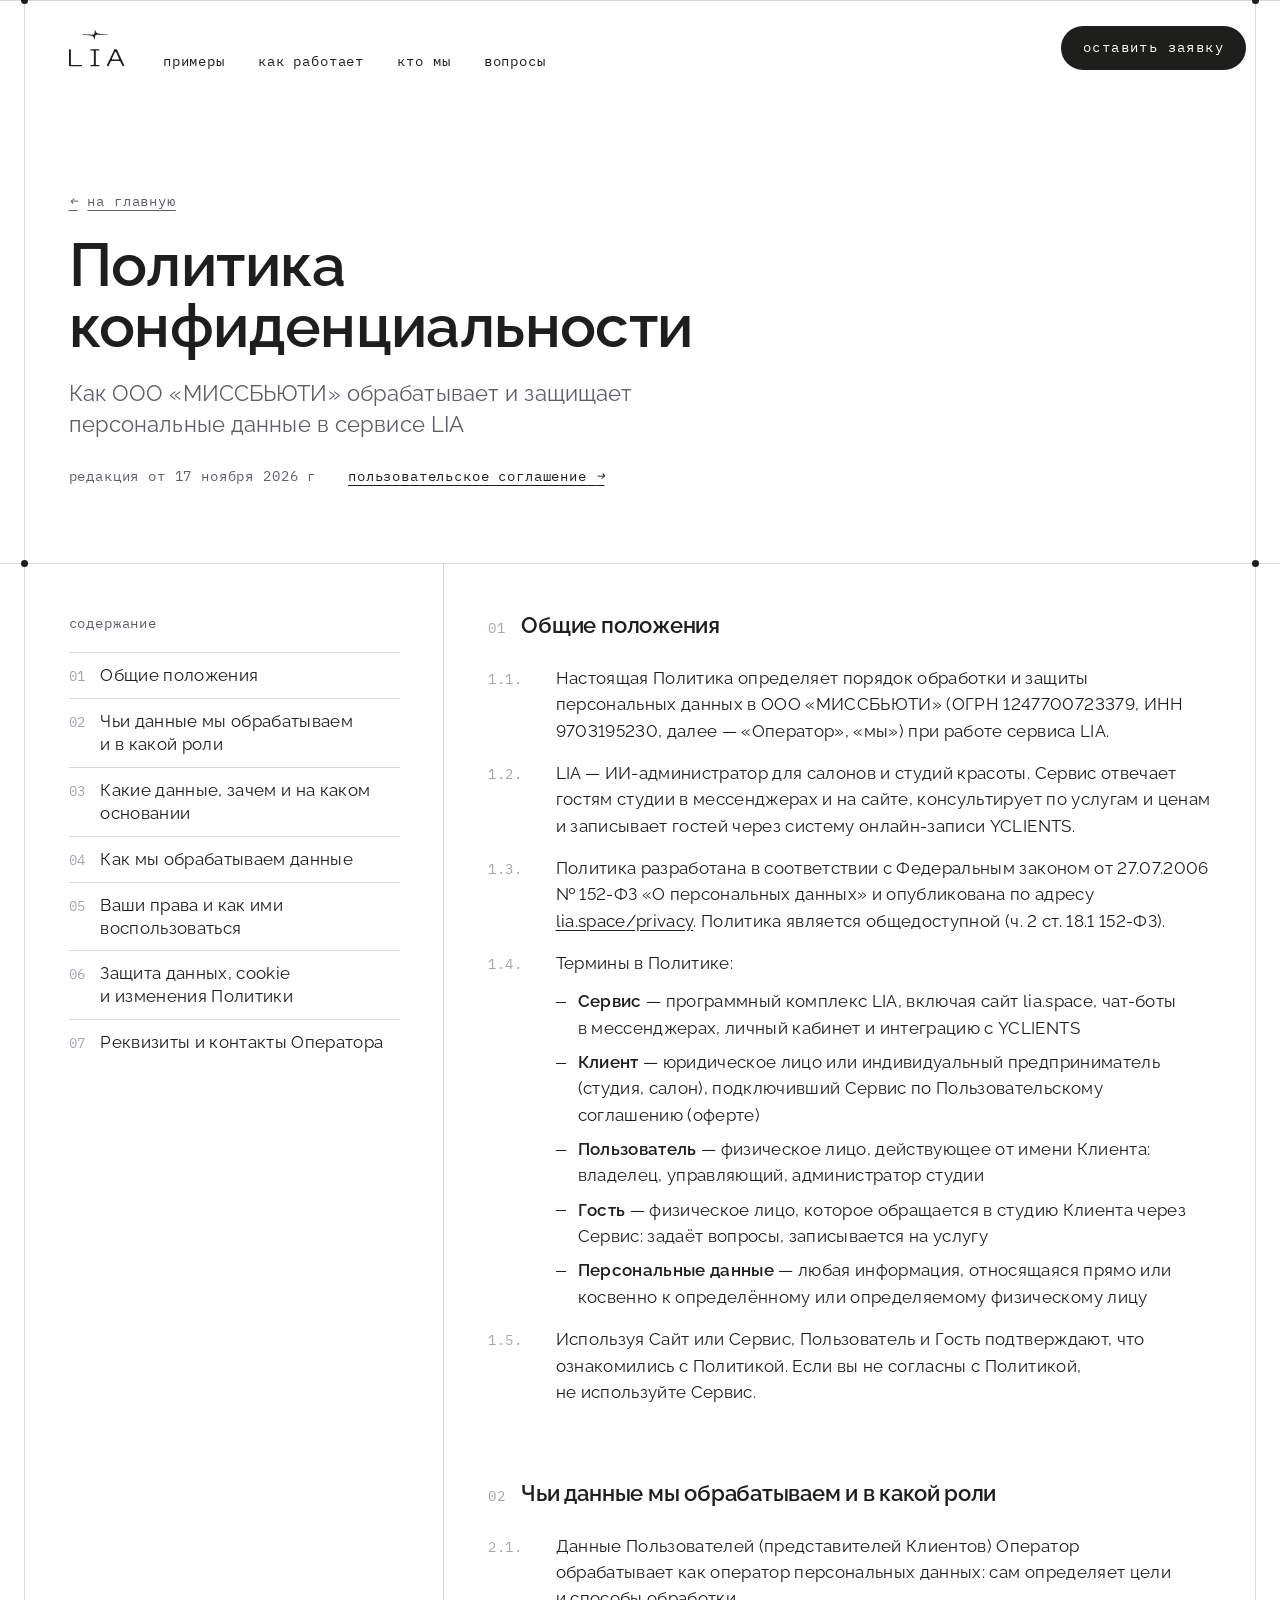
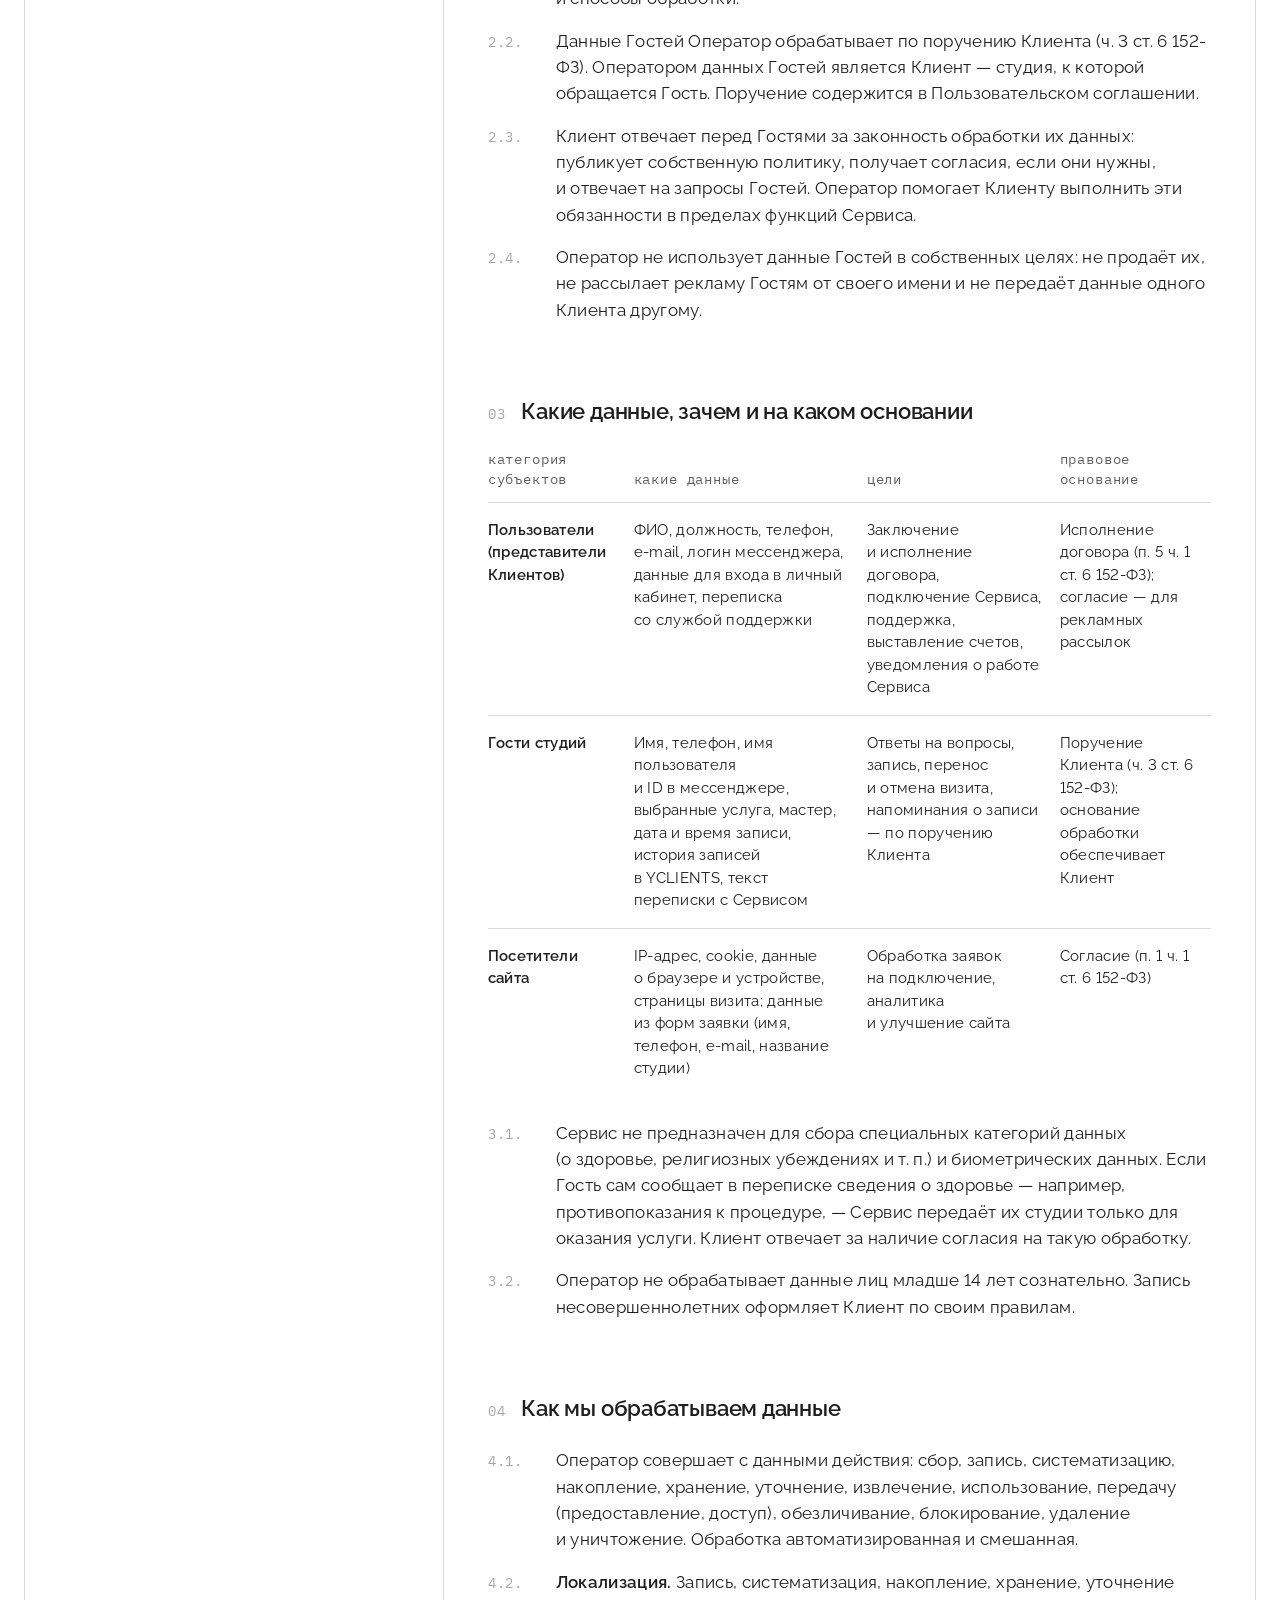
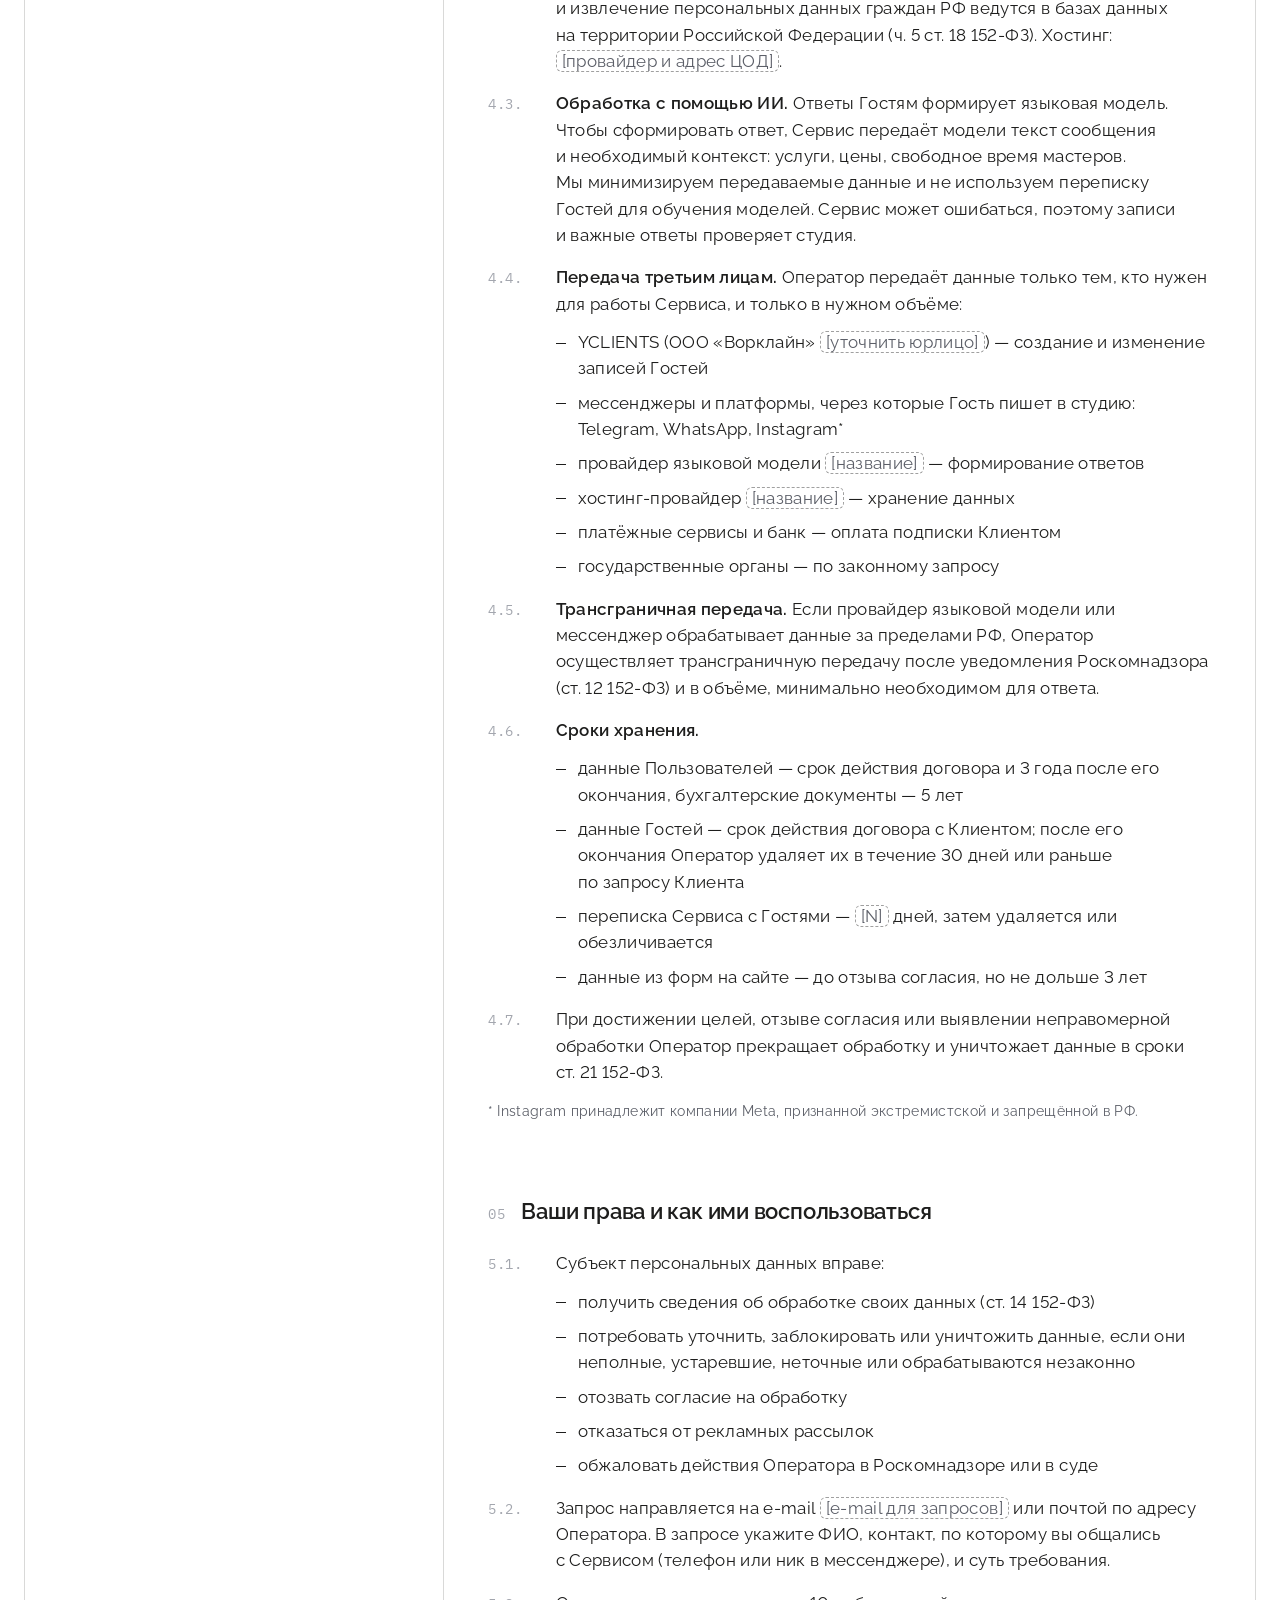
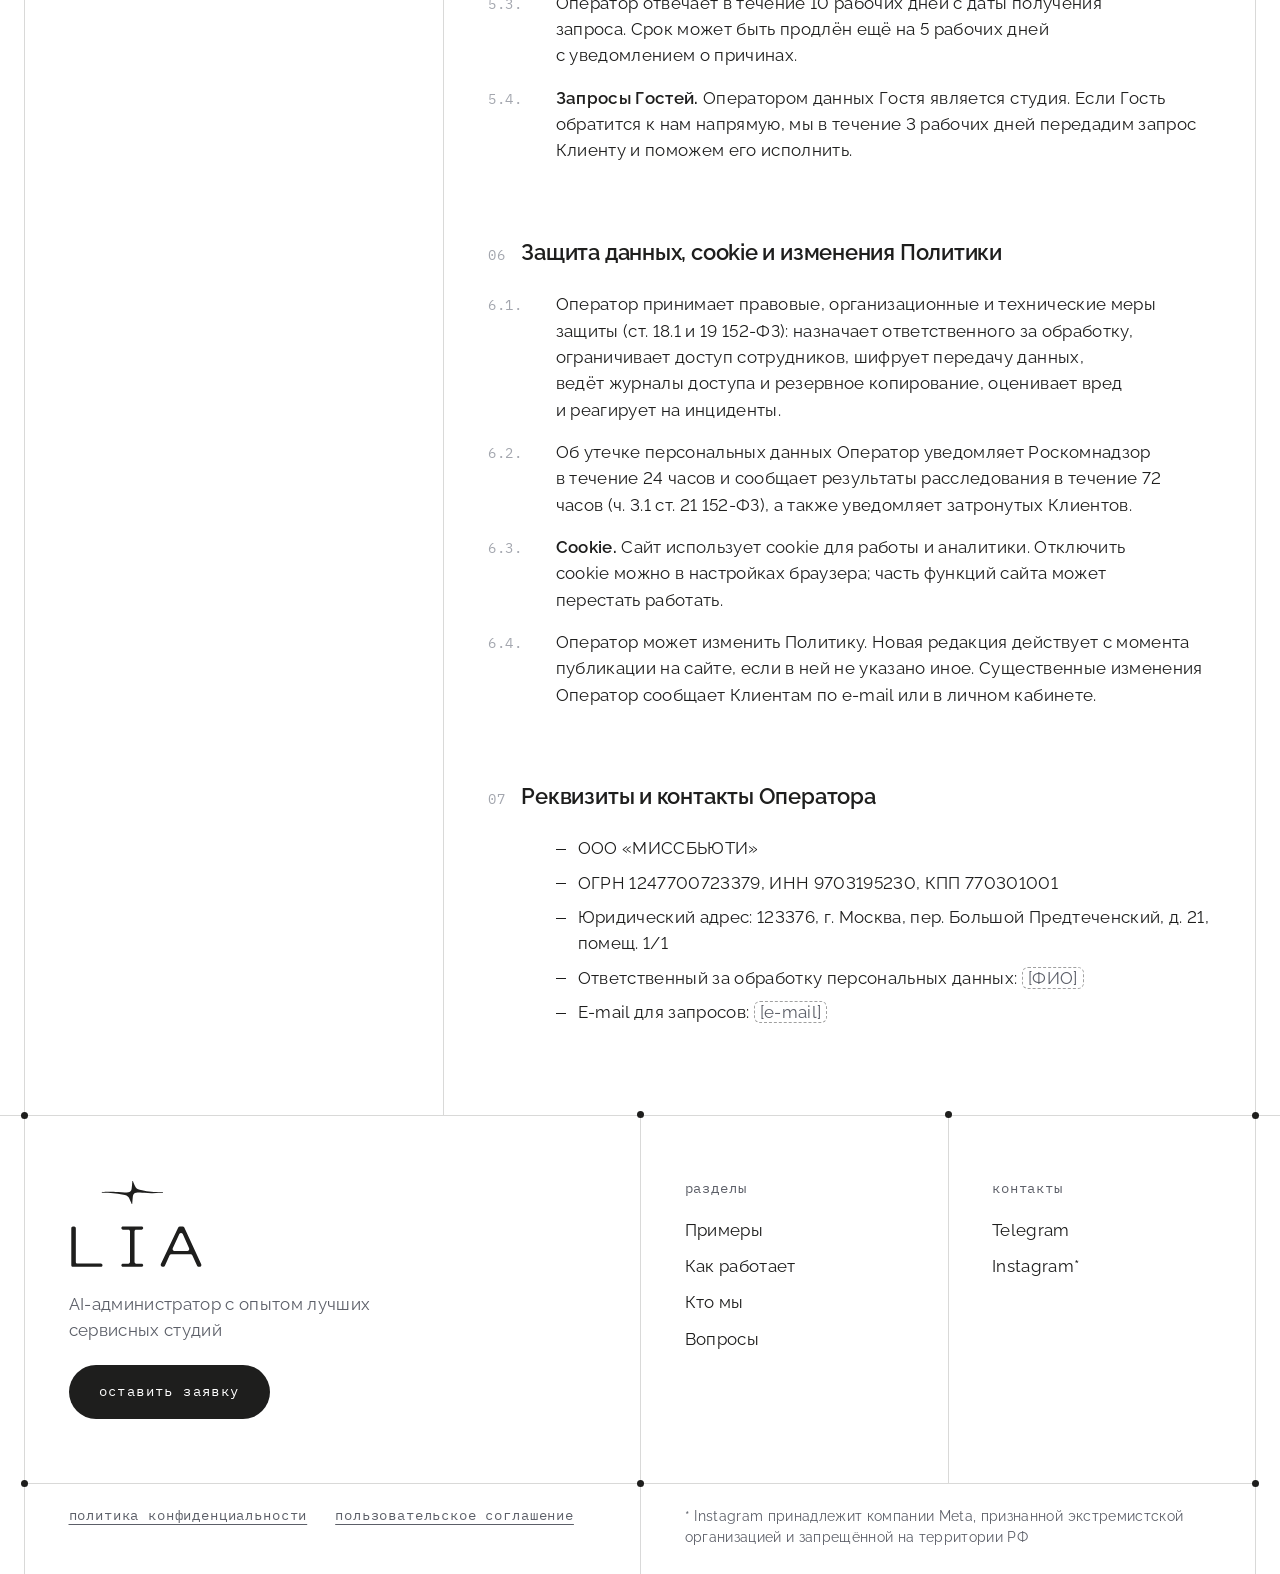
<file: arina/privacy/index.html>
<!doctype html>
<!-- Страница собрана скриптом tools/legal.py из docs/legal/privacy.md. Править текст — там, потом запустить скрипт. -->
<html lang="ru" data-tone="laser">
<head>
<meta charset="utf-8">
<meta name="viewport" content="width=device-width, initial-scale=1">
<title>Политика конфиденциальности — LIA</title>
<meta name="description" content="Политика конфиденциальности сервиса LIA: ООО «МИССБЬЮТИ», lia.space">
<meta name="robots" content="noindex">
<meta name="theme-color" content="#FFFFFF">
<link rel="icon" href="../../favicon.svg" type="image/svg+xml">
<link rel="preload" href="../../fonts/Raleway.ttf" as="font" type="font/ttf" crossorigin>
<link rel="preload" href="../../fonts/IBMPlexMono-Regular.ttf" as="font" type="font/ttf" crossorigin>
<link rel="stylesheet" href="../style.css?v=1117n">
</head>
<body class="doc-page">

<svg width="0" height="0" style="position:absolute" aria-hidden="true">
<symbol id="logo" overflow="visible">
<path d="M81.03,165.55v103.99c0,2.79,2.26,5.04,5.04,5.04h72.06c2.79,0,5.04,2.26,5.04,5.04l0,0c0,2.79-2.26,5.04-5.04,5.04H72.11c-2.79,0-5.04-2.26-5.04-5.04V165.55c0-2.79,2.26-5.04,5.04-5.04h3.88C78.77,160.51,81.03,162.76,81.03,165.55z"/>
<path d="M415.21,163.62l52.15,112.62c1.77,3.83-1.02,8.2-5.24,8.2h-2.27c-2.25,0-4.29-1.31-5.24-3.35l-14.77-31.91c-0.94-2.04-2.99-3.35-5.24-3.35h-59.35c-2.26,0-4.31,1.32-5.25,3.37l-14.58,31.86c-0.94,2.05-2.99,3.37-5.25,3.37h-1.95c-4.24,0-7.03-4.42-5.22-8.25l53.46-112.62c0.96-2.01,2.99-3.3,5.21-3.3h8.27C412.22,160.28,414.26,161.58,415.21,163.62zM429.96,227.63l-19.54-43.89c-2.02-4.53-8.44-4.58-10.52-0.07l-20.25,43.89c-1.76,3.83,1.03,8.19,5.24,8.19h39.8C428.87,235.75,431.66,231.45,429.96,227.63z"/>
<path d="M288.6,165.15L288.6,165.15c0-2.69-2.18-4.87-4.87-4.87h-21.85h-13.96h-21.85c-2.69,0-4.87,2.18-4.87,4.87v0c0,2.69,2.18,4.87,4.87,4.87h16.98c2.69,0,4.87,2.18,4.87,4.87v94.96c0,2.69-2.18,4.87-4.87,4.87h-16.98c-2.69,0-4.87,2.18-4.87,4.87l0,0c0,2.69,2.18,4.87,4.87,4.87h21.85h13.96h21.85c2.69,0,4.87-2.18,4.87-4.87l0,0c0-2.69-2.18-4.87-4.87-4.87h-16.98c-2.69,0-4.87-2.18-4.87-4.87v-94.96c0-2.69,2.18-4.87,4.87-4.87h16.98C286.42,170.01,288.6,167.83,288.6,165.15z"/>
<path d="M348.69,55.2c-0.43-0.04-0.86-0.07-1.28-0.11c-1.3-0.11-2.64-0.23-3.97-0.28c-2.79-0.1-5.58-0.18-8.38-0.26c-4.55-0.13-9.26-0.26-13.88-0.49c-14.47-0.72-29.04-2.94-43.32-6.58c-7.35-1.88-12.23-6.07-14.94-12.83c-1.38-3.44-2.9-6.88-4.38-10.21c-0.52-1.17-1.04-2.34-1.55-3.51c-0.09-0.2-0.18-0.39-0.29-0.58c-0.18-0.33-0.55-0.5-0.92-0.43c-0.37,0.07-0.65,0.36-0.7,0.73c-0.1,0.72-0.13,1.43-0.15,2.12c-0.02,0.48-0.04,0.95-0.08,1.43c-0.16,1.73-0.3,3.46-0.44,5.2c-0.41,4.99-0.84,10.16-1.56,15.19c-0.76,5.3-4.84,9.42-10.16,10.25c-3.74,0.58-7.36,0.79-10.77,0.62c-6.67-0.34-13.45-0.8-20.01-1.24c-5.04-0.34-10.25-0.7-15.38-0.99c-9.82-0.57-34.95-0.52-36.28,1.66c-0.11,0.19-0.12,0.39,0,0.59l0.05,0.09l0.09,0.04c0.58,0.23,1.17,0.35,1.81,0.38c2.96,0.12,5.93,0.23,8.89,0.33c5.82,0.21,11.84,0.43,17.75,0.73c14.6,0.74,29.16,2.97,43.3,6.62c7.13,1.84,11.9,5.91,14.59,12.43c1.13,2.75,2.3,5.43,3.19,7.45c0.17,0.39,0.34,0.77,0.52,1.16c0.29,0.66,0.59,1.31,0.87,1.97c0.58,1.37,1.2,2.74,1.84,4.08c0.05,0.1,0.09,0.19,0.14,0.26c0.15,0.24,0.37,0.35,0.67,0.35c0,0,0,0,0.01,0c0.3,0,0.55-0.14,0.7-0.38c0.18-0.3,0.17-0.65,0.16-0.95c0-0.09-0.01-0.18,0-0.27c0.03-0.69,0.07-1.37,0.12-2.06c0.07-0.92,0.15-1.83,0.23-2.75l0.23-2.74c0.21-2.48,0.42-5.05,0.67-7.57c0.33-3.43,0.66-6.27,1.04-8.94c0.74-5.21,4.21-8.56,9.79-9.42c3.86-0.6,7.76-0.8,11.58-0.61c4.63,0.23,9.34,0.59,13.89,0.93c6.95,0.52,14.14,1.06,21.22,1.19c8.25,0.15,16.65-0.16,24.77-0.47c3.37-0.13,6.86-0.26,10.29-0.36c0.47-0.01,0.84-0.39,0.84-0.86C349.49,55.61,349.15,55.24,348.69,55.2z"/>
</symbol>
<symbol id="i-wa" viewBox="0 0 24 24"><path d="M12 2.5a9.5 9.5 0 0 0-8.2 14.3L2.5 21.5l4.8-1.3A9.5 9.5 0 1 0 12 2.5z" fill="none" stroke="currentColor" stroke-width="1.6" stroke-linejoin="round"/><path d="M8.6 7.6c.3-.6.6-.6.9-.6h.6c.2 0 .4 0 .6.5l.8 1.9c.1.2.1.4 0 .6l-.5.7c-.1.2-.2.3 0 .6.4.7 1 1.4 1.6 1.9.6.5 1.2.8 1.6 1 .2.1.4.1.6-.1l.7-.9c.2-.2.4-.2.6-.1l1.8.9c.2.1.4.2.4.4 0 .5-.1 1.1-.5 1.5-.5.5-1.4.9-2.3.8-1.2-.2-2.6-.8-4-2-1.6-1.4-2.6-3-2.9-4.1-.3-1.1.1-2.1.4-2.4z" fill="currentColor"/></symbol>
<symbol id="i-tg" viewBox="0 0 24 24"><path d="M21.3 3.6 2.9 10.8c-.8.3-.8 1.4 0 1.7l4.5 1.5 1.7 5.4c.2.7 1.1.9 1.6.4l2.5-2.4 4.6 3.4c.6.4 1.4.1 1.6-.6l3.1-15.4c.2-.8-.6-1.5-1.2-1.2z" fill="none" stroke="currentColor" stroke-width="1.6" stroke-linejoin="round"/><path d="m7.4 14 9.6-6.4-7.3 7.6-.4 4.2" fill="none" stroke="currentColor" stroke-width="1.6" stroke-linejoin="round"/></symbol>
<symbol id="i-ig" viewBox="0 0 24 24"><rect x="3" y="3" width="18" height="18" rx="5.2" fill="none" stroke="currentColor" stroke-width="1.6"/><circle cx="12" cy="12" r="4.2" fill="none" stroke="currentColor" stroke-width="1.6"/><circle cx="17.3" cy="6.7" r="1.1" fill="currentColor"/></symbol>
<symbol id="i-web" viewBox="0 0 24 24"><circle cx="12" cy="12" r="9.2" fill="none" stroke="currentColor" stroke-width="1.6"/><path d="M2.8 12h18.4M12 2.8c2.6 2.6 3.8 5.6 3.8 9.2s-1.2 6.6-3.8 9.2c-2.6-2.6-3.8-5.6-3.8-9.2S9.4 5.4 12 2.8z" fill="none" stroke="currentColor" stroke-width="1.6"/></symbol>
</svg>

<header class="hdr" id="hdr">
<div class="hdr-bar">
<a class="hdr-logo" href="../" aria-label="LIA"><svg viewBox="60 14 414 276" fill="currentColor" aria-hidden="true"><use href="#logo"/></svg></a>
<nav class="hdr-nav mono lc" aria-label="Разделы">
<a href="../#primery">Примеры</a>
<a href="../#kak">Как работает</a>
<a href="../#kto">Кто мы</a>
<a href="../#voprosy">Вопросы</a>
</nav>
<a class="btn btn-sm hdr-cta" data-bot="header" target="_blank" rel="noopener" href="https://t.me/lia_ai_team_bot?start=site_header&amp;utm_source=lia_landing&amp;utm_medium=button&amp;utm_campaign=pilot&amp;utm_content=header">Оставить заявку</a>
<button class="burger" type="button" aria-label="Меню" aria-expanded="false" aria-controls="menu"><i></i><i></i></button>
</div>
<nav class="menu" id="menu" aria-label="Меню">
<a href="../#primery">Примеры</a>
<a href="../#kak">Как работает</a>
<a href="../#kto">Кто мы</a>
<a href="../#voprosy">Вопросы</a>
<a class="btn" data-bot="menu" target="_blank" rel="noopener" href="https://t.me/lia_ai_team_bot?start=site_menu&amp;utm_source=lia_landing&amp;utm_medium=button&amp;utm_campaign=pilot&amp;utm_content=menu">Оставить заявку</a>
</nav>
</header>

<main>
<section class="sec doc-top">
<div class="wrap">
<a class="link doc-back mono lc" href="../"><i aria-hidden="true">←</i> На главную</a>
<h1>Политика конфиденциальности</h1>
<p class="lead">Как ООО «МИССБЬЮТИ» обрабатывает и&nbsp;защищает персональные данные в&nbsp;сервисе&nbsp;LIA</p>
<p class="doc-meta mono lc"><span>Редакция от&nbsp;17 ноября 2026 г</span><a href="../terms/">Пользовательское соглашение <i aria-hidden="true">→</i></a></p>
</div>
</section>

<section class="sec doc">
<div class="wrap">
<div class="doc-grid">
<nav class="doc-toc" aria-label="Содержание">
<p class="mono lc">Содержание</p>
<ol>
<li><a href="#p1"><span class="mono">01</span>Общие положения</a></li>
<li><a href="#p2"><span class="mono">02</span>Чьи данные мы&nbsp;обрабатываем и&nbsp;в&nbsp;какой роли</a></li>
<li><a href="#p3"><span class="mono">03</span>Какие данные, зачем и&nbsp;на&nbsp;каком основании</a></li>
<li><a href="#p4"><span class="mono">04</span>Как мы&nbsp;обрабатываем данные</a></li>
<li><a href="#p5"><span class="mono">05</span>Ваши права и&nbsp;как ими воспользоваться</a></li>
<li><a href="#p6"><span class="mono">06</span>Защита данных, cookie и&nbsp;изменения Политики</a></li>
<li><a href="#p7"><span class="mono">07</span>Реквизиты и&nbsp;контакты Оператора</a></li>
</ol>
</nav>
<article class="doc-body">
<section class="doc-sec" id="p1">
<h2><span class="mono">01</span>Общие положения</h2>
<p class="cl"><span class="cl-n mono">1.1.</span><span>Настоящая Политика определяет порядок обработки и&nbsp;защиты персональных данных в&nbsp;ООО «МИССБЬЮТИ» (ОГРН 1247700723379, ИНН 9703195230, далее — «Оператор», «мы») при работе сервиса&nbsp;LIA.</span></p>
<p class="cl"><span class="cl-n mono">1.2.</span><span>LIA — ИИ-администратор для салонов и&nbsp;студий красоты. Сервис отвечает гостям студии в&nbsp;мессенджерах и&nbsp;на&nbsp;сайте, консультирует по&nbsp;услугам и&nbsp;ценам и&nbsp;записывает гостей через систему онлайн-записи YCLIENTS.</span></p>
<p class="cl"><span class="cl-n mono">1.3.</span><span>Политика разработана в&nbsp;соответствии с&nbsp;Федеральным законом от&nbsp;27.07.2006 №&nbsp;152-ФЗ&nbsp;«О&nbsp;персональных данных» и&nbsp;опубликована по&nbsp;адресу <a href="../privacy/">lia.space/privacy</a>. Политика является общедоступной (ч.&nbsp;2 ст.&nbsp;18.1 152-ФЗ).</span></p>
<p class="cl"><span class="cl-n mono">1.4.</span><span>Термины в&nbsp;Политике:</span></p>
<ul class="doc-list"><li><b>Сервис</b> — программный комплекс&nbsp;LIA, включая сайт lia.space, чат-боты в&nbsp;мессенджерах, личный кабинет и&nbsp;интеграцию с&nbsp;YCLIENTS</li><li><b>Клиент</b> — юридическое лицо или индивидуальный предприниматель (студия, салон), подключивший Сервис по&nbsp;Пользовательскому соглашению (оферте)</li><li><b>Пользователь</b> — физическое лицо, действующее от&nbsp;имени Клиента: владелец, управляющий, администратор студии</li><li><b>Гость</b> — физическое лицо, которое обращается в&nbsp;студию Клиента через Сервис: задаёт вопросы, записывается на&nbsp;услугу</li><li><b>Персональные данные</b> — любая информация, относящаяся прямо или косвенно к&nbsp;определённому или определяемому физическому лицу</li></ul>
<p class="cl"><span class="cl-n mono">1.5.</span><span>Используя Сайт или Сервис, Пользователь и&nbsp;Гость подтверждают, что ознакомились с&nbsp;Политикой. Если вы&nbsp;не&nbsp;согласны с&nbsp;Политикой, не&nbsp;используйте Сервис.</span></p>
</section>
<section class="doc-sec" id="p2">
<h2><span class="mono">02</span>Чьи данные мы&nbsp;обрабатываем и&nbsp;в&nbsp;какой роли</h2>
<p class="cl"><span class="cl-n mono">2.1.</span><span>Данные Пользователей (представителей Клиентов) Оператор обрабатывает как оператор персональных данных: сам определяет цели и&nbsp;способы обработки.</span></p>
<p class="cl"><span class="cl-n mono">2.2.</span><span>Данные Гостей Оператор обрабатывает по&nbsp;поручению Клиента (ч.&nbsp;3 ст.&nbsp;6 152-ФЗ). Оператором данных Гостей является Клиент — студия, к&nbsp;которой обращается Гость. Поручение содержится в&nbsp;Пользовательском соглашении.</span></p>
<p class="cl"><span class="cl-n mono">2.3.</span><span>Клиент отвечает перед Гостями за&nbsp;законность обработки их&nbsp;данных: публикует собственную политику, получает согласия, если они нужны, и&nbsp;отвечает на&nbsp;запросы Гостей. Оператор помогает Клиенту выполнить эти обязанности в&nbsp;пределах функций Сервиса.</span></p>
<p class="cl"><span class="cl-n mono">2.4.</span><span>Оператор не&nbsp;использует данные Гостей в&nbsp;собственных целях: не&nbsp;продаёт их, не&nbsp;рассылает рекламу Гостям от&nbsp;своего имени и&nbsp;не&nbsp;передаёт данные одного Клиента другому.</span></p>
</section>
<section class="doc-sec" id="p3">
<h2><span class="mono">03</span>Какие данные, зачем и&nbsp;на&nbsp;каком основании</h2>
<div class="doc-table"><table>
<thead><tr><th class="mono lc">Категория субъектов</th><th class="mono lc">Какие данные</th><th class="mono lc">Цели</th><th class="mono lc">Правовое основание</th></tr></thead>
<tbody>
<tr><td data-label="Категория субъектов">Пользователи (представители Клиентов)</td><td data-label="Какие данные">ФИО, должность, телефон, e-mail, логин мессенджера, данные для входа в&nbsp;личный кабинет, переписка со&nbsp;службой поддержки</td><td data-label="Цели">Заключение и&nbsp;исполнение договора, подключение Сервиса, поддержка, выставление счетов, уведомления о&nbsp;работе Сервиса</td><td data-label="Правовое основание">Исполнение договора (п.&nbsp;5 ч.&nbsp;1 ст.&nbsp;6 152-ФЗ); согласие — для рекламных рассылок</td></tr>
<tr><td data-label="Категория субъектов">Гости студий</td><td data-label="Какие данные">Имя, телефон, имя пользователя и&nbsp;ID&nbsp;в&nbsp;мессенджере, выбранные услуга, мастер, дата и&nbsp;время записи, история записей в&nbsp;YCLIENTS, текст переписки с&nbsp;Сервисом</td><td data-label="Цели">Ответы на&nbsp;вопросы, запись, перенос и&nbsp;отмена визита, напоминания о&nbsp;записи — по&nbsp;поручению Клиента</td><td data-label="Правовое основание">Поручение Клиента (ч.&nbsp;3 ст.&nbsp;6 152-ФЗ); основание обработки обеспечивает Клиент</td></tr>
<tr><td data-label="Категория субъектов">Посетители сайта</td><td data-label="Какие данные">IP-адрес, cookie, данные о&nbsp;браузере и&nbsp;устройстве, страницы визита; данные из&nbsp;форм заявки (имя, телефон, e-mail, название студии)</td><td data-label="Цели">Обработка заявок на&nbsp;подключение, аналитика и&nbsp;улучшение сайта</td><td data-label="Правовое основание">Согласие (п.&nbsp;1 ч.&nbsp;1 ст.&nbsp;6 152-ФЗ)</td></tr>
</tbody></table></div>
<p class="cl"><span class="cl-n mono">3.1.</span><span>Сервис не&nbsp;предназначен для сбора специальных категорий данных (о&nbsp;здоровье, религиозных убеждениях и&nbsp;т. п.) и&nbsp;биометрических данных. Если Гость сам сообщает в&nbsp;переписке сведения о&nbsp;здоровье — например, противопоказания к&nbsp;процедуре, — Сервис передаёт их&nbsp;студии только для оказания услуги. Клиент отвечает за&nbsp;наличие согласия на&nbsp;такую обработку.</span></p>
<p class="cl"><span class="cl-n mono">3.2.</span><span>Оператор не&nbsp;обрабатывает данные лиц младше 14 лет сознательно. Запись несовершеннолетних оформляет Клиент по&nbsp;своим правилам.</span></p>
</section>
<section class="doc-sec" id="p4">
<h2><span class="mono">04</span>Как мы&nbsp;обрабатываем данные</h2>
<p class="cl"><span class="cl-n mono">4.1.</span><span>Оператор совершает с&nbsp;данными действия: сбор, запись, систематизацию, накопление, хранение, уточнение, извлечение, использование, передачу (предоставление, доступ), обезличивание, блокирование, удаление и&nbsp;уничтожение. Обработка автоматизированная и&nbsp;смешанная.</span></p>
<p class="cl"><span class="cl-n mono">4.2.</span><span><b>Локализация.</b> Запись, систематизация, накопление, хранение, уточнение и&nbsp;извлечение персональных данных граждан РФ&nbsp;ведутся в&nbsp;базах данных на&nbsp;территории Российской Федерации (ч.&nbsp;5 ст.&nbsp;18 152-ФЗ). Хостинг: <mark class="todo">[провайдер и&nbsp;адрес ЦОД]</mark>.</span></p>
<p class="cl"><span class="cl-n mono">4.3.</span><span><b>Обработка с&nbsp;помощью ИИ.</b> Ответы Гостям формирует языковая модель. Чтобы сформировать ответ, Сервис передаёт модели текст сообщения и&nbsp;необходимый контекст: услуги, цены, свободное время мастеров. Мы&nbsp;минимизируем передаваемые данные и&nbsp;не&nbsp;используем переписку Гостей для обучения моделей. Сервис может ошибаться, поэтому записи и&nbsp;важные ответы проверяет студия.</span></p>
<p class="cl"><span class="cl-n mono">4.4.</span><span><b>Передача третьим лицам.</b> Оператор передаёт данные только тем, кто нужен для работы Сервиса, и&nbsp;только в&nbsp;нужном объёме:</span></p>
<ul class="doc-list"><li>YCLIENTS (ООО «Ворклайн» <mark class="todo">[уточнить юрлицо]</mark>) — создание и&nbsp;изменение записей Гостей</li><li>мессенджеры и&nbsp;платформы, через которые Гость пишет в&nbsp;студию: Telegram, WhatsApp, Instagram*</li><li>провайдер языковой модели <mark class="todo">[название]</mark> — формирование ответов</li><li>хостинг-провайдер <mark class="todo">[название]</mark> — хранение данных</li><li>платёжные сервисы и&nbsp;банк — оплата подписки Клиентом</li><li>государственные органы — по&nbsp;законному запросу</li></ul>
<p class="cl"><span class="cl-n mono">4.5.</span><span><b>Трансграничная передача.</b> Если провайдер языковой модели или мессенджер обрабатывает данные за&nbsp;пределами РФ, Оператор осуществляет трансграничную передачу после уведомления Роскомнадзора (ст.&nbsp;12 152-ФЗ) и&nbsp;в&nbsp;объёме, минимально необходимом для ответа.</span></p>
<p class="cl"><span class="cl-n mono">4.6.</span><span><b>Сроки хранения.</b></span></p>
<ul class="doc-list"><li>данные Пользователей — срок действия договора и&nbsp;3 года после его окончания, бухгалтерские документы — 5 лет</li><li>данные Гостей — срок действия договора с&nbsp;Клиентом; после его окончания Оператор удаляет их&nbsp;в&nbsp;течение 30 дней или раньше по&nbsp;запросу Клиента</li><li>переписка Сервиса с&nbsp;Гостями — <mark class="todo">[N]</mark> дней, затем удаляется или обезличивается</li><li>данные из&nbsp;форм на&nbsp;сайте — до&nbsp;отзыва согласия, но&nbsp;не&nbsp;дольше 3 лет</li></ul>
<p class="cl"><span class="cl-n mono">4.7.</span><span>При достижении целей, отзыве согласия или выявлении неправомерной обработки Оператор прекращает обработку и&nbsp;уничтожает данные в&nbsp;сроки ст.&nbsp;21 152-ФЗ.</span></p>
<p class="doc-note">* Instagram принадлежит компании Meta, признанной экстремистской и&nbsp;запрещённой в&nbsp;РФ.</p>
</section>
<section class="doc-sec" id="p5">
<h2><span class="mono">05</span>Ваши права и&nbsp;как ими воспользоваться</h2>
<p class="cl"><span class="cl-n mono">5.1.</span><span>Субъект персональных данных вправе:</span></p>
<ul class="doc-list"><li>получить сведения об&nbsp;обработке своих данных (ст.&nbsp;14 152-ФЗ)</li><li>потребовать уточнить, заблокировать или уничтожить данные, если они неполные, устаревшие, неточные или обрабатываются незаконно</li><li>отозвать согласие на&nbsp;обработку</li><li>отказаться от&nbsp;рекламных рассылок</li><li>обжаловать действия Оператора в&nbsp;Роскомнадзоре или в&nbsp;суде</li></ul>
<p class="cl"><span class="cl-n mono">5.2.</span><span>Запрос направляется на&nbsp;e-mail <mark class="todo">[e-mail для запросов]</mark> или почтой по&nbsp;адресу Оператора. В&nbsp;запросе укажите ФИО, контакт, по&nbsp;которому вы&nbsp;общались с&nbsp;Сервисом (телефон или ник в&nbsp;мессенджере), и&nbsp;суть требования.</span></p>
<p class="cl"><span class="cl-n mono">5.3.</span><span>Оператор отвечает в&nbsp;течение 10 рабочих дней с&nbsp;даты получения запроса. Срок может быть продлён ещё на&nbsp;5 рабочих дней с&nbsp;уведомлением о&nbsp;причинах.</span></p>
<p class="cl"><span class="cl-n mono">5.4.</span><span><b>Запросы Гостей.</b> Оператором данных Гостя является студия. Если Гость обратится к&nbsp;нам напрямую, мы&nbsp;в&nbsp;течение 3 рабочих дней передадим запрос Клиенту и&nbsp;поможем его исполнить.</span></p>
</section>
<section class="doc-sec" id="p6">
<h2><span class="mono">06</span>Защита данных, cookie и&nbsp;изменения Политики</h2>
<p class="cl"><span class="cl-n mono">6.1.</span><span>Оператор принимает правовые, организационные и&nbsp;технические меры защиты (ст.&nbsp;18.1 и&nbsp;19 152-ФЗ): назначает ответственного за&nbsp;обработку, ограничивает доступ сотрудников, шифрует передачу данных, ведёт журналы доступа и&nbsp;резервное копирование, оценивает вред и&nbsp;реагирует на&nbsp;инциденты.</span></p>
<p class="cl"><span class="cl-n mono">6.2.</span><span>Об&nbsp;утечке персональных данных Оператор уведомляет Роскомнадзор в&nbsp;течение 24 часов и&nbsp;сообщает результаты расследования в&nbsp;течение 72 часов (ч.&nbsp;3.1 ст.&nbsp;21 152-ФЗ), а&nbsp;также уведомляет затронутых Клиентов.</span></p>
<p class="cl"><span class="cl-n mono">6.3.</span><span><b>Cookie.</b> Сайт использует cookie для работы и&nbsp;аналитики. Отключить cookie можно в&nbsp;настройках браузера; часть функций сайта может перестать работать.</span></p>
<p class="cl"><span class="cl-n mono">6.4.</span><span>Оператор может изменить Политику. Новая редакция действует с&nbsp;момента публикации на&nbsp;сайте, если в&nbsp;ней не&nbsp;указано иное. Существенные изменения Оператор сообщает Клиентам по&nbsp;e-mail или в&nbsp;личном кабинете.</span></p>
</section>
<section class="doc-sec" id="p7">
<h2><span class="mono">07</span>Реквизиты и&nbsp;контакты Оператора</h2>
<ul class="doc-list"><li>ООО «МИССБЬЮТИ»</li><li>ОГРН 1247700723379, ИНН 9703195230, КПП 770301001</li><li>Юридический адрес: 123376, г. Москва, пер. Большой Предтеченский, д. 21, помещ. 1/1</li><li>Ответственный за&nbsp;обработку персональных данных: <mark class="todo">[ФИО]</mark></li><li>E-mail для запросов: <mark class="todo">[e-mail]</mark></li></ul>
</section>
</article>
</div>
</div>
</section>
</main>

<footer class="sec ft">
<div class="wrap">
<div class="ft-row ft-main">
<div class="ft-cell ft-brand">
<svg viewBox="60 14 414 276" fill="currentColor" role="img" aria-label="LIA"><use href="#logo"/></svg>
<p>AI-администратор с&nbsp;опытом лучших сервисных студий</p>
<a class="btn" data-bot="footer" target="_blank" rel="noopener" href="https://t.me/lia_ai_team_bot?start=site_footer&amp;utm_source=lia_landing&amp;utm_medium=button&amp;utm_campaign=pilot&amp;utm_content=footer">Оставить заявку</a>
</div>
<!-- «Документы» видны только на телефоне, на их месте на десктопе — «Разделы» -->
<nav class="ft-cell ft-docs" aria-label="Документы">
<p class="mono lc">Документы</p>
<ul><li><a href="../privacy/" aria-current="page">Политика конфиденциальности</a></li><li><a href="../terms/">Пользовательское соглашение</a></li></ul>
</nav>
<nav class="ft-cell ft-sections" aria-label="Разделы">
<p class="mono lc">Разделы</p>
<ul><li><a href="../#primery">Примеры</a></li><li><a href="../#kak">Как работает</a></li><li><a href="../#kto">Кто мы</a></li><li><a href="../#voprosy">Вопросы</a></li></ul>
</nav>
<nav class="ft-cell" aria-label="Контакты">
<p class="mono lc">Контакты</p>
<ul><li><a href="https://t.me/lia_ai_team_bot" target="_blank" rel="noopener">Telegram</a></li><li><a href="../#instagram-lia">Instagram*</a></li></ul>
<p class="ft-note">* Instagram принадлежит компании Meta, признанной экстремистской организацией и&nbsp;запрещённой на&nbsp;территории&nbsp;РФ</p>
</nav>
</div>
<div class="ft-row ft-legal">
<div class="ft-cell mono lc"><a href="../privacy/" aria-current="page">Политика конфиденциальности</a><a href="../terms/">Пользовательское соглашение</a></div>
<p class="ft-cell">* Instagram принадлежит компании Meta, признанной экстремистской организацией и&nbsp;запрещённой на&nbsp;территории&nbsp;РФ</p>
</div>
</div>
</footer>

<script>
/* шапка как на лендинге: прячется при прокрутке вниз, возвращается белой плашкой при прокрутке вверх; меню-бургер */
(function () {
  var hdr = document.getElementById('hdr'), burger = hdr.querySelector('.burger'), lastY = scrollY;
  function close() { hdr.classList.remove('is-open'); burger.setAttribute('aria-expanded', 'false'); }
  addEventListener('scroll', function () {
    var y = scrollY;
    if (y < 120) hdr.classList.remove('is-down', 'is-up');
    else if (y > lastY + 4) { hdr.classList.add('is-down'); hdr.classList.remove('is-up'); close(); }
    else if (y < lastY - 4) { hdr.classList.remove('is-down'); hdr.classList.add('is-up'); }
    lastY = y;
  }, { passive: true });
  burger.addEventListener('click', function () { var o = hdr.classList.toggle('is-open'); burger.setAttribute('aria-expanded', String(o)); });
  document.addEventListener('click', function (e) { if (!hdr.contains(e.target)) close(); });
})();
</script>
</body>
</html>
</file>
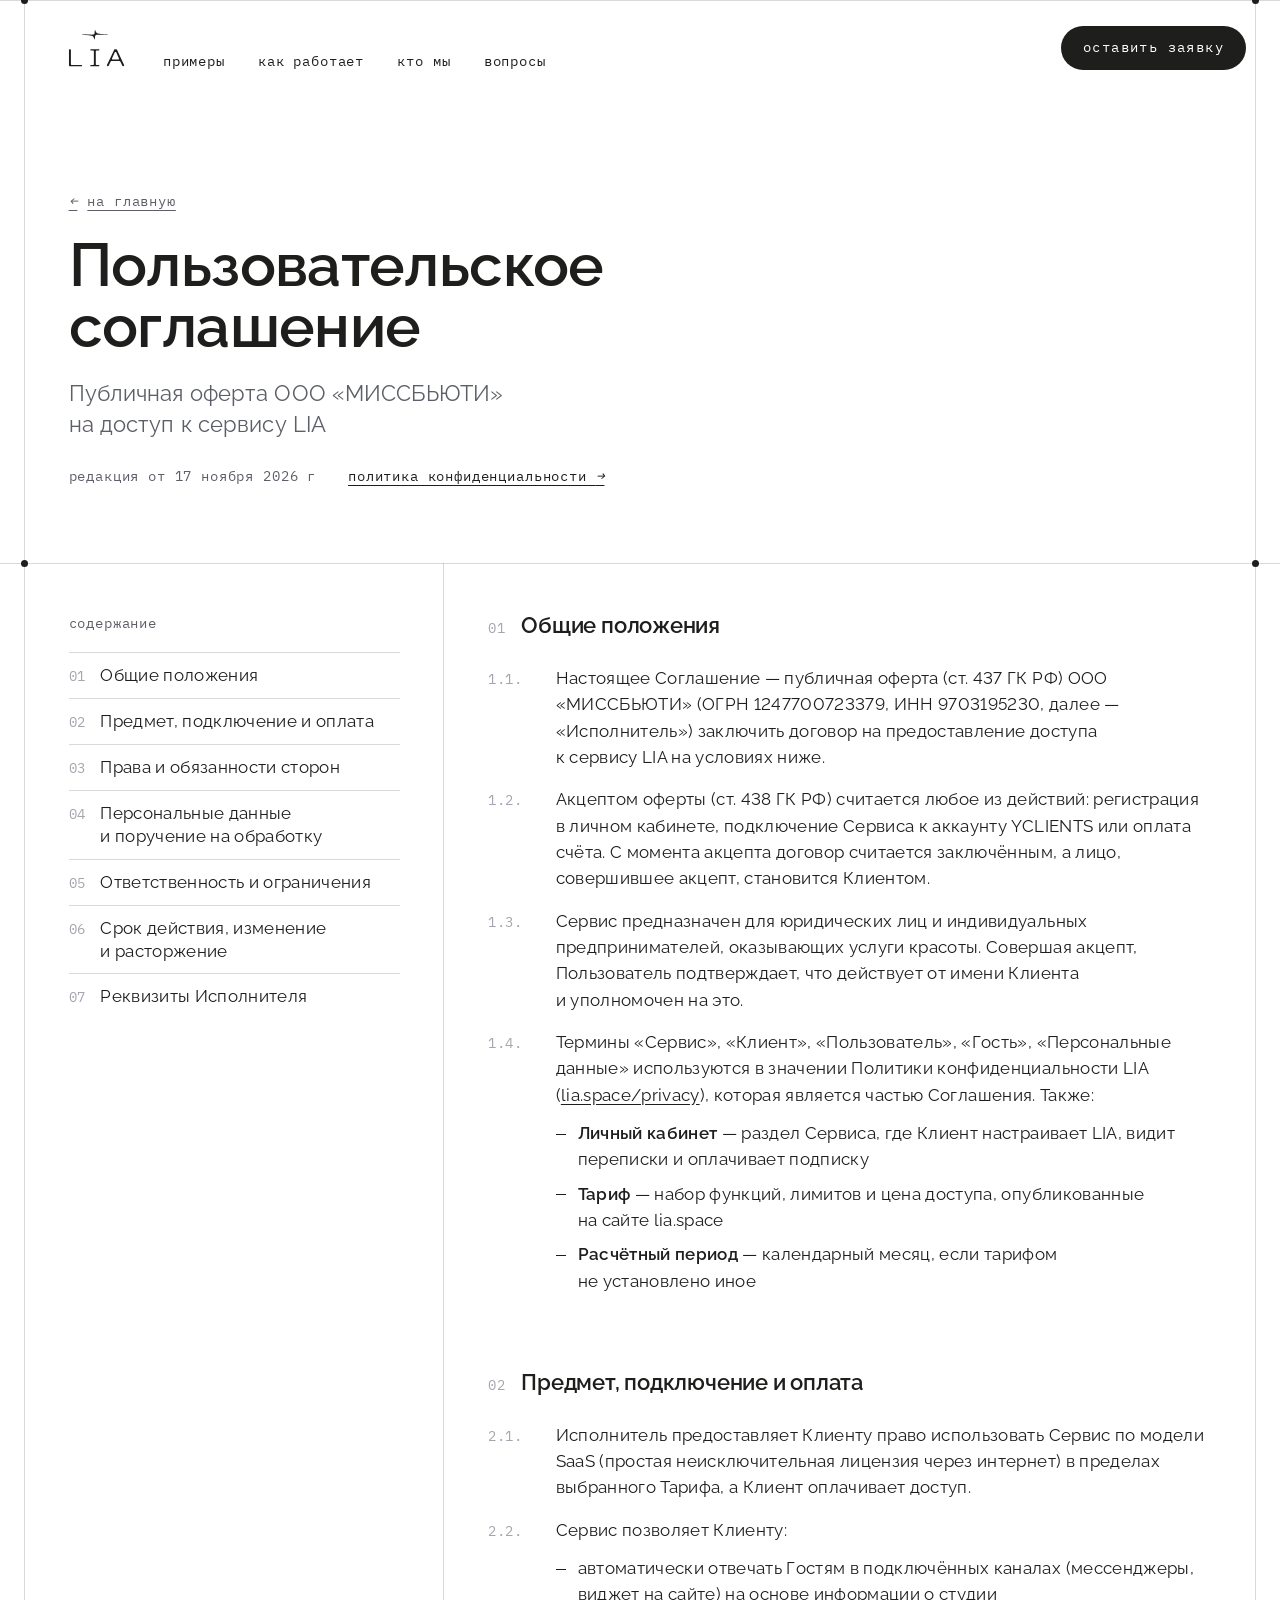
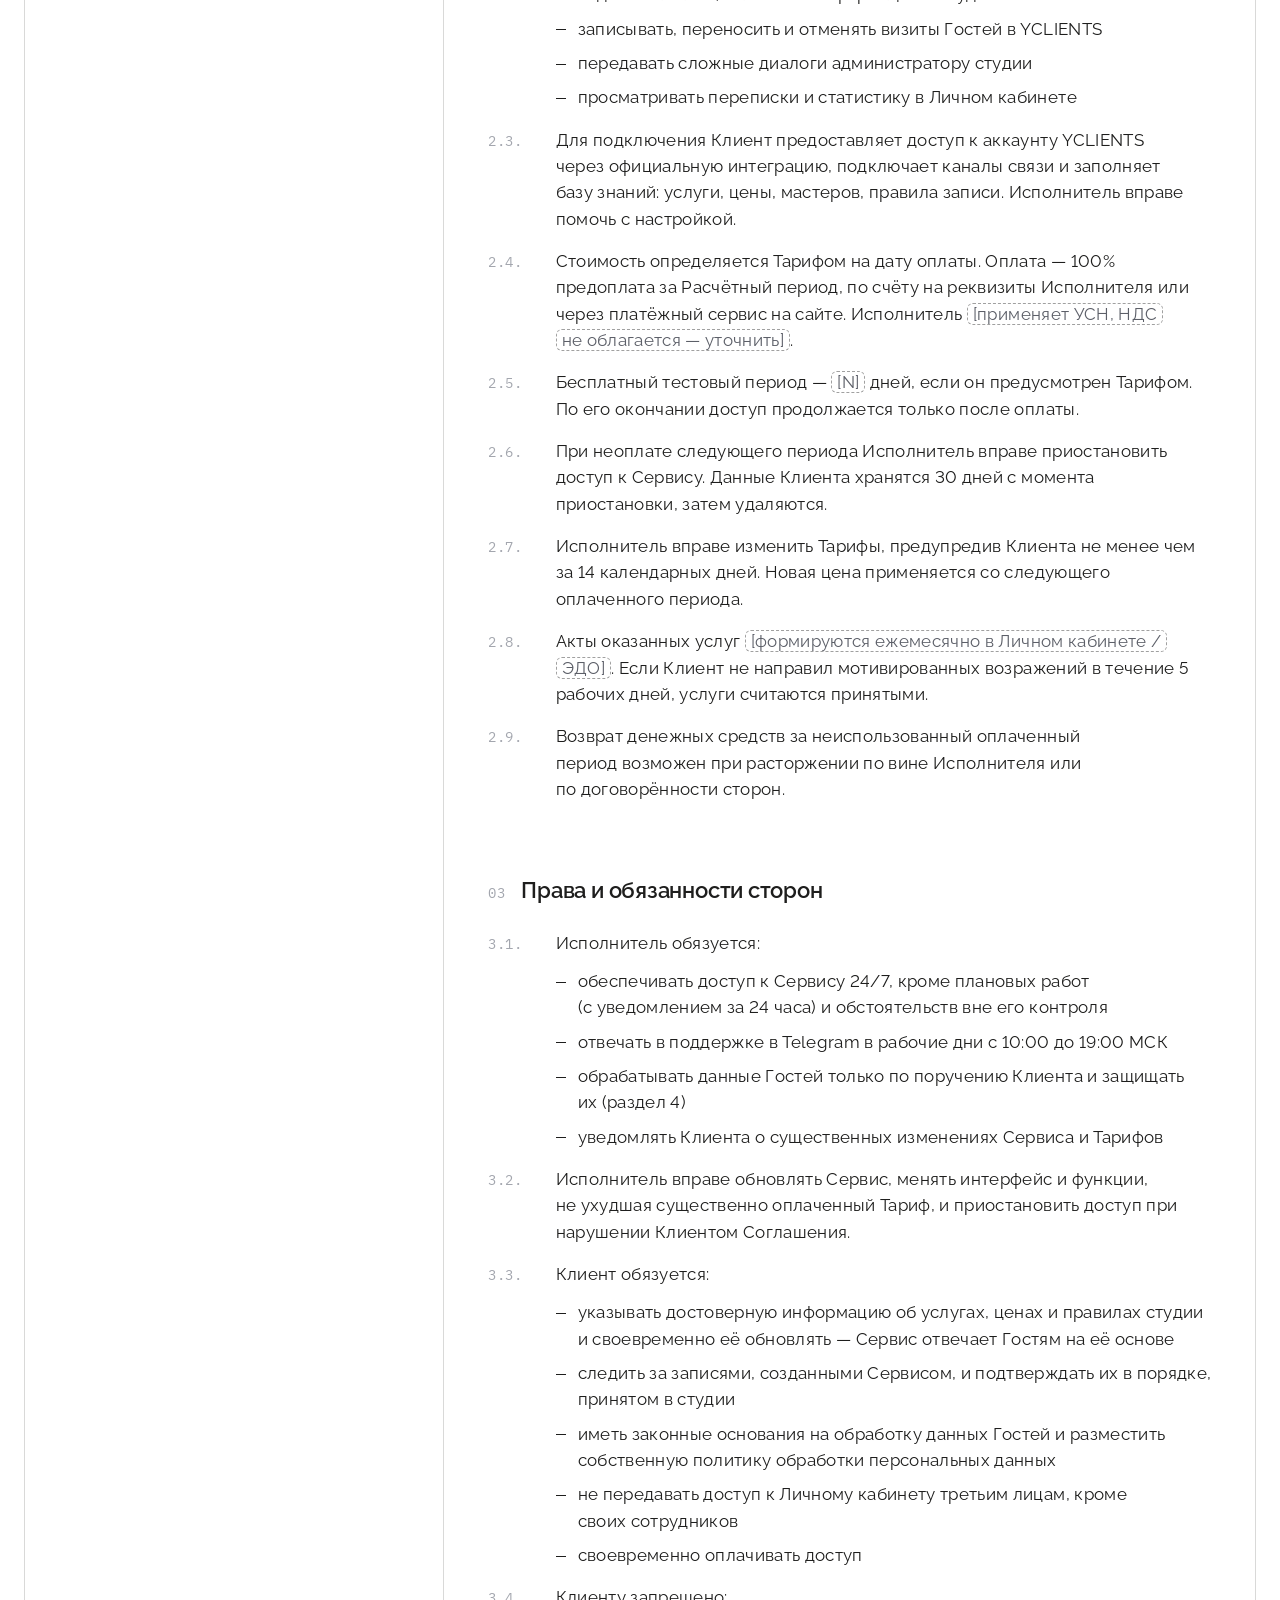
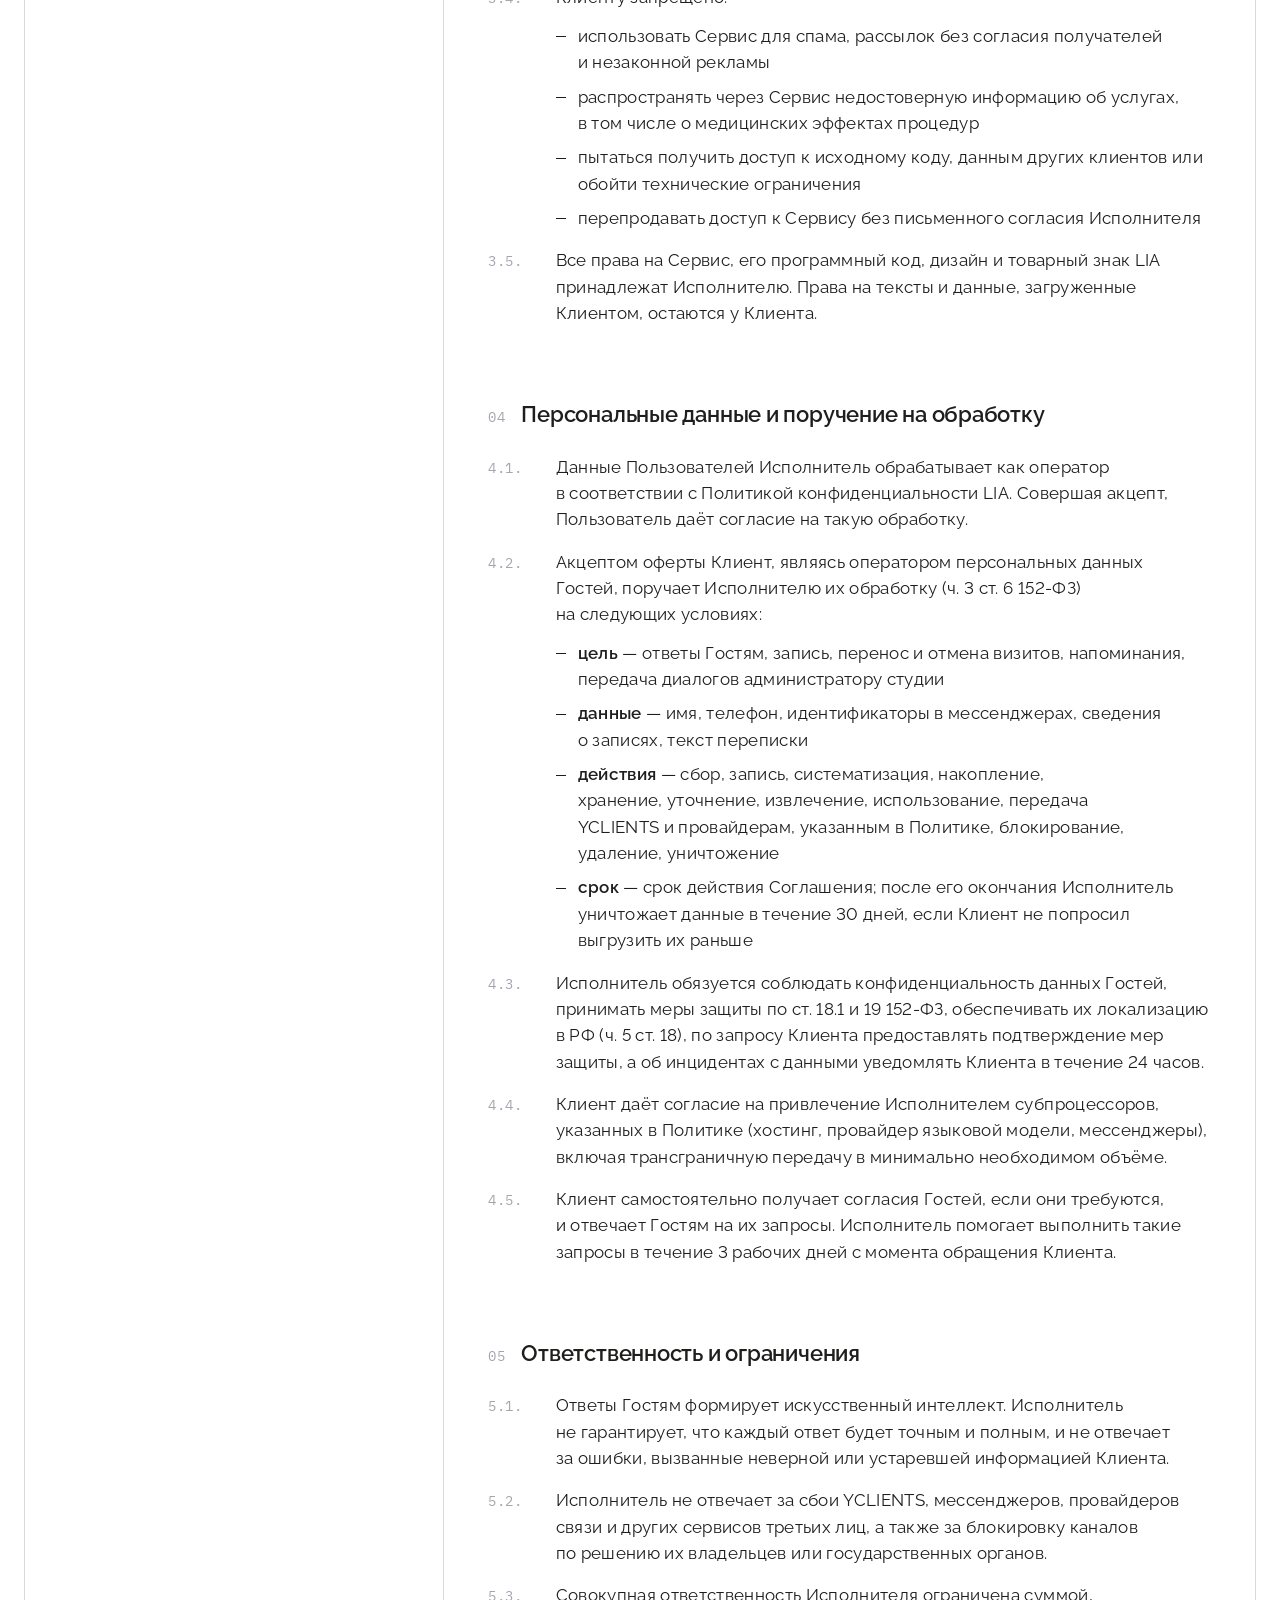
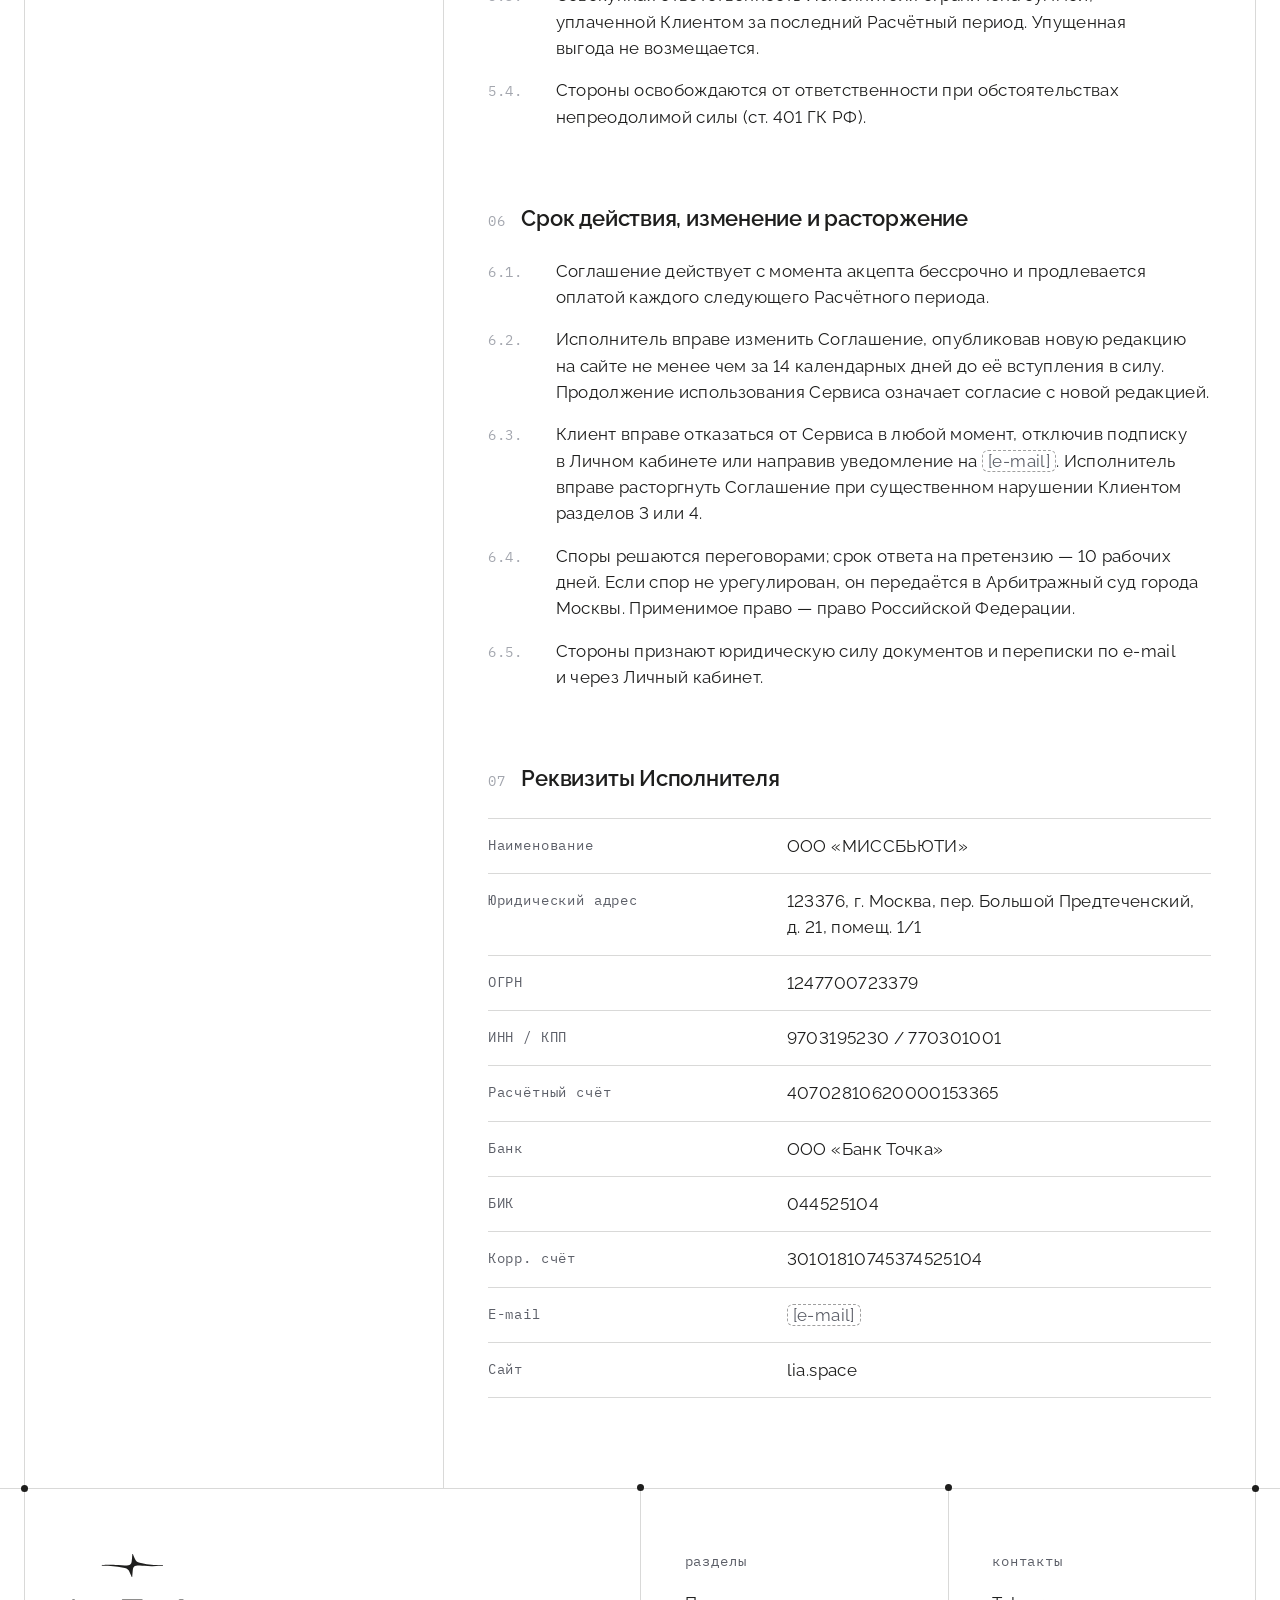
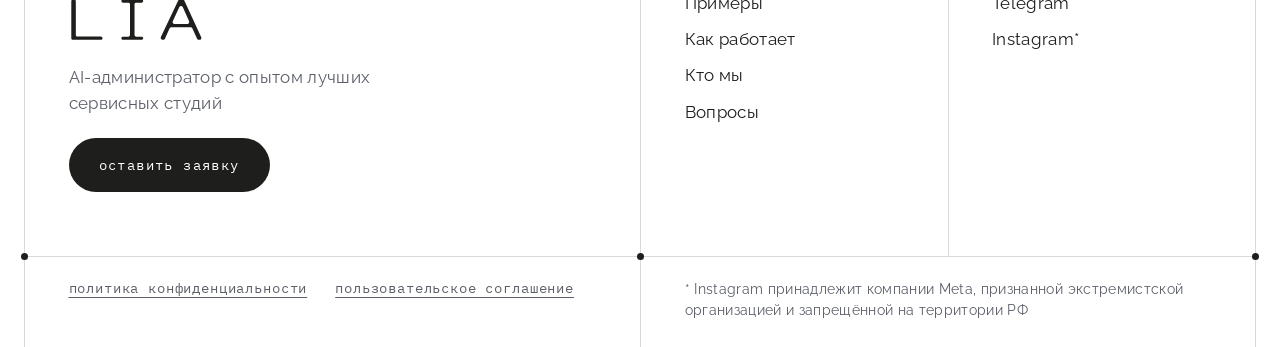
<file: arina/terms/index.html>
<!doctype html>
<!-- Страница собрана скриптом tools/legal.py из docs/legal/terms.md. Править текст — там, потом запустить скрипт. -->
<html lang="ru" data-tone="laser">
<head>
<meta charset="utf-8">
<meta name="viewport" content="width=device-width, initial-scale=1">
<title>Пользовательское соглашение — LIA</title>
<meta name="description" content="Пользовательское соглашение (оферта) сервиса LIA: ООО «МИССБЬЮТИ», lia.space">
<meta name="robots" content="noindex">
<meta name="theme-color" content="#FFFFFF">
<link rel="icon" href="../../favicon.svg" type="image/svg+xml">
<link rel="preload" href="../../fonts/Raleway.ttf" as="font" type="font/ttf" crossorigin>
<link rel="preload" href="../../fonts/IBMPlexMono-Regular.ttf" as="font" type="font/ttf" crossorigin>
<link rel="stylesheet" href="../style.css?v=1117n">
</head>
<body class="doc-page">

<svg width="0" height="0" style="position:absolute" aria-hidden="true">
<symbol id="logo" overflow="visible">
<path d="M81.03,165.55v103.99c0,2.79,2.26,5.04,5.04,5.04h72.06c2.79,0,5.04,2.26,5.04,5.04l0,0c0,2.79-2.26,5.04-5.04,5.04H72.11c-2.79,0-5.04-2.26-5.04-5.04V165.55c0-2.79,2.26-5.04,5.04-5.04h3.88C78.77,160.51,81.03,162.76,81.03,165.55z"/>
<path d="M415.21,163.62l52.15,112.62c1.77,3.83-1.02,8.2-5.24,8.2h-2.27c-2.25,0-4.29-1.31-5.24-3.35l-14.77-31.91c-0.94-2.04-2.99-3.35-5.24-3.35h-59.35c-2.26,0-4.31,1.32-5.25,3.37l-14.58,31.86c-0.94,2.05-2.99,3.37-5.25,3.37h-1.95c-4.24,0-7.03-4.42-5.22-8.25l53.46-112.62c0.96-2.01,2.99-3.3,5.21-3.3h8.27C412.22,160.28,414.26,161.58,415.21,163.62zM429.96,227.63l-19.54-43.89c-2.02-4.53-8.44-4.58-10.52-0.07l-20.25,43.89c-1.76,3.83,1.03,8.19,5.24,8.19h39.8C428.87,235.75,431.66,231.45,429.96,227.63z"/>
<path d="M288.6,165.15L288.6,165.15c0-2.69-2.18-4.87-4.87-4.87h-21.85h-13.96h-21.85c-2.69,0-4.87,2.18-4.87,4.87v0c0,2.69,2.18,4.87,4.87,4.87h16.98c2.69,0,4.87,2.18,4.87,4.87v94.96c0,2.69-2.18,4.87-4.87,4.87h-16.98c-2.69,0-4.87,2.18-4.87,4.87l0,0c0,2.69,2.18,4.87,4.87,4.87h21.85h13.96h21.85c2.69,0,4.87-2.18,4.87-4.87l0,0c0-2.69-2.18-4.87-4.87-4.87h-16.98c-2.69,0-4.87-2.18-4.87-4.87v-94.96c0-2.69,2.18-4.87,4.87-4.87h16.98C286.42,170.01,288.6,167.83,288.6,165.15z"/>
<path d="M348.69,55.2c-0.43-0.04-0.86-0.07-1.28-0.11c-1.3-0.11-2.64-0.23-3.97-0.28c-2.79-0.1-5.58-0.18-8.38-0.26c-4.55-0.13-9.26-0.26-13.88-0.49c-14.47-0.72-29.04-2.94-43.32-6.58c-7.35-1.88-12.23-6.07-14.94-12.83c-1.38-3.44-2.9-6.88-4.38-10.21c-0.52-1.17-1.04-2.34-1.55-3.51c-0.09-0.2-0.18-0.39-0.29-0.58c-0.18-0.33-0.55-0.5-0.92-0.43c-0.37,0.07-0.65,0.36-0.7,0.73c-0.1,0.72-0.13,1.43-0.15,2.12c-0.02,0.48-0.04,0.95-0.08,1.43c-0.16,1.73-0.3,3.46-0.44,5.2c-0.41,4.99-0.84,10.16-1.56,15.19c-0.76,5.3-4.84,9.42-10.16,10.25c-3.74,0.58-7.36,0.79-10.77,0.62c-6.67-0.34-13.45-0.8-20.01-1.24c-5.04-0.34-10.25-0.7-15.38-0.99c-9.82-0.57-34.95-0.52-36.28,1.66c-0.11,0.19-0.12,0.39,0,0.59l0.05,0.09l0.09,0.04c0.58,0.23,1.17,0.35,1.81,0.38c2.96,0.12,5.93,0.23,8.89,0.33c5.82,0.21,11.84,0.43,17.75,0.73c14.6,0.74,29.16,2.97,43.3,6.62c7.13,1.84,11.9,5.91,14.59,12.43c1.13,2.75,2.3,5.43,3.19,7.45c0.17,0.39,0.34,0.77,0.52,1.16c0.29,0.66,0.59,1.31,0.87,1.97c0.58,1.37,1.2,2.74,1.84,4.08c0.05,0.1,0.09,0.19,0.14,0.26c0.15,0.24,0.37,0.35,0.67,0.35c0,0,0,0,0.01,0c0.3,0,0.55-0.14,0.7-0.38c0.18-0.3,0.17-0.65,0.16-0.95c0-0.09-0.01-0.18,0-0.27c0.03-0.69,0.07-1.37,0.12-2.06c0.07-0.92,0.15-1.83,0.23-2.75l0.23-2.74c0.21-2.48,0.42-5.05,0.67-7.57c0.33-3.43,0.66-6.27,1.04-8.94c0.74-5.21,4.21-8.56,9.79-9.42c3.86-0.6,7.76-0.8,11.58-0.61c4.63,0.23,9.34,0.59,13.89,0.93c6.95,0.52,14.14,1.06,21.22,1.19c8.25,0.15,16.65-0.16,24.77-0.47c3.37-0.13,6.86-0.26,10.29-0.36c0.47-0.01,0.84-0.39,0.84-0.86C349.49,55.61,349.15,55.24,348.69,55.2z"/>
</symbol>
<symbol id="i-wa" viewBox="0 0 24 24"><path d="M12 2.5a9.5 9.5 0 0 0-8.2 14.3L2.5 21.5l4.8-1.3A9.5 9.5 0 1 0 12 2.5z" fill="none" stroke="currentColor" stroke-width="1.6" stroke-linejoin="round"/><path d="M8.6 7.6c.3-.6.6-.6.9-.6h.6c.2 0 .4 0 .6.5l.8 1.9c.1.2.1.4 0 .6l-.5.7c-.1.2-.2.3 0 .6.4.7 1 1.4 1.6 1.9.6.5 1.2.8 1.6 1 .2.1.4.1.6-.1l.7-.9c.2-.2.4-.2.6-.1l1.8.9c.2.1.4.2.4.4 0 .5-.1 1.1-.5 1.5-.5.5-1.4.9-2.3.8-1.2-.2-2.6-.8-4-2-1.6-1.4-2.6-3-2.9-4.1-.3-1.1.1-2.1.4-2.4z" fill="currentColor"/></symbol>
<symbol id="i-tg" viewBox="0 0 24 24"><path d="M21.3 3.6 2.9 10.8c-.8.3-.8 1.4 0 1.7l4.5 1.5 1.7 5.4c.2.7 1.1.9 1.6.4l2.5-2.4 4.6 3.4c.6.4 1.4.1 1.6-.6l3.1-15.4c.2-.8-.6-1.5-1.2-1.2z" fill="none" stroke="currentColor" stroke-width="1.6" stroke-linejoin="round"/><path d="m7.4 14 9.6-6.4-7.3 7.6-.4 4.2" fill="none" stroke="currentColor" stroke-width="1.6" stroke-linejoin="round"/></symbol>
<symbol id="i-ig" viewBox="0 0 24 24"><rect x="3" y="3" width="18" height="18" rx="5.2" fill="none" stroke="currentColor" stroke-width="1.6"/><circle cx="12" cy="12" r="4.2" fill="none" stroke="currentColor" stroke-width="1.6"/><circle cx="17.3" cy="6.7" r="1.1" fill="currentColor"/></symbol>
<symbol id="i-web" viewBox="0 0 24 24"><circle cx="12" cy="12" r="9.2" fill="none" stroke="currentColor" stroke-width="1.6"/><path d="M2.8 12h18.4M12 2.8c2.6 2.6 3.8 5.6 3.8 9.2s-1.2 6.6-3.8 9.2c-2.6-2.6-3.8-5.6-3.8-9.2S9.4 5.4 12 2.8z" fill="none" stroke="currentColor" stroke-width="1.6"/></symbol>
</svg>

<header class="hdr" id="hdr">
<div class="hdr-bar">
<a class="hdr-logo" href="../" aria-label="LIA"><svg viewBox="60 14 414 276" fill="currentColor" aria-hidden="true"><use href="#logo"/></svg></a>
<nav class="hdr-nav mono lc" aria-label="Разделы">
<a href="../#primery">Примеры</a>
<a href="../#kak">Как работает</a>
<a href="../#kto">Кто мы</a>
<a href="../#voprosy">Вопросы</a>
</nav>
<a class="btn btn-sm hdr-cta" data-bot="header" target="_blank" rel="noopener" href="https://t.me/lia_ai_team_bot?start=site_header&amp;utm_source=lia_landing&amp;utm_medium=button&amp;utm_campaign=pilot&amp;utm_content=header">Оставить заявку</a>
<button class="burger" type="button" aria-label="Меню" aria-expanded="false" aria-controls="menu"><i></i><i></i></button>
</div>
<nav class="menu" id="menu" aria-label="Меню">
<a href="../#primery">Примеры</a>
<a href="../#kak">Как работает</a>
<a href="../#kto">Кто мы</a>
<a href="../#voprosy">Вопросы</a>
<a class="btn" data-bot="menu" target="_blank" rel="noopener" href="https://t.me/lia_ai_team_bot?start=site_menu&amp;utm_source=lia_landing&amp;utm_medium=button&amp;utm_campaign=pilot&amp;utm_content=menu">Оставить заявку</a>
</nav>
</header>

<main>
<section class="sec doc-top">
<div class="wrap">
<a class="link doc-back mono lc" href="../"><i aria-hidden="true">←</i> На главную</a>
<h1>Пользовательское соглашение</h1>
<p class="lead">Публичная оферта ООО «МИССБЬЮТИ» на&nbsp;доступ к&nbsp;сервису&nbsp;LIA</p>
<p class="doc-meta mono lc"><span>Редакция от&nbsp;17 ноября 2026 г</span><a href="../privacy/">Политика конфиденциальности <i aria-hidden="true">→</i></a></p>
</div>
</section>

<section class="sec doc">
<div class="wrap">
<div class="doc-grid">
<nav class="doc-toc" aria-label="Содержание">
<p class="mono lc">Содержание</p>
<ol>
<li><a href="#p1"><span class="mono">01</span>Общие положения</a></li>
<li><a href="#p2"><span class="mono">02</span>Предмет, подключение и&nbsp;оплата</a></li>
<li><a href="#p3"><span class="mono">03</span>Права и&nbsp;обязанности сторон</a></li>
<li><a href="#p4"><span class="mono">04</span>Персональные данные и&nbsp;поручение на&nbsp;обработку</a></li>
<li><a href="#p5"><span class="mono">05</span>Ответственность и&nbsp;ограничения</a></li>
<li><a href="#p6"><span class="mono">06</span>Срок действия, изменение и&nbsp;расторжение</a></li>
<li><a href="#p7"><span class="mono">07</span>Реквизиты Исполнителя</a></li>
</ol>
</nav>
<article class="doc-body">
<section class="doc-sec" id="p1">
<h2><span class="mono">01</span>Общие положения</h2>
<p class="cl"><span class="cl-n mono">1.1.</span><span>Настоящее Соглашение — публичная оферта (ст.&nbsp;437 ГК&nbsp;РФ) ООО «МИССБЬЮТИ» (ОГРН 1247700723379, ИНН 9703195230, далее — «Исполнитель») заключить договор на&nbsp;предоставление доступа к&nbsp;сервису&nbsp;LIA на&nbsp;условиях ниже.</span></p>
<p class="cl"><span class="cl-n mono">1.2.</span><span>Акцептом оферты (ст.&nbsp;438 ГК&nbsp;РФ) считается любое из&nbsp;действий: регистрация в&nbsp;личном кабинете, подключение Сервиса к&nbsp;аккаунту YCLIENTS или оплата счёта. С&nbsp;момента акцепта договор считается заключённым, а&nbsp;лицо, совершившее акцепт, становится Клиентом.</span></p>
<p class="cl"><span class="cl-n mono">1.3.</span><span>Сервис предназначен для юридических лиц и&nbsp;индивидуальных предпринимателей, оказывающих услуги красоты. Совершая акцепт, Пользователь подтверждает, что действует от&nbsp;имени Клиента и&nbsp;уполномочен на&nbsp;это.</span></p>
<p class="cl"><span class="cl-n mono">1.4.</span><span>Термины «Сервис», «Клиент», «Пользователь», «Гость», «Персональные данные» используются в&nbsp;значении Политики конфиденциальности&nbsp;LIA (<a href="../privacy/">lia.space/privacy</a>), которая является частью Соглашения. Также:</span></p>
<ul class="doc-list"><li><b>Личный кабинет</b> — раздел Сервиса, где Клиент настраивает&nbsp;LIA, видит переписки и&nbsp;оплачивает подписку</li><li><b>Тариф</b> — набор функций, лимитов и&nbsp;цена доступа, опубликованные на&nbsp;сайте lia.space</li><li><b>Расчётный период</b> — календарный месяц, если тарифом не&nbsp;установлено иное</li></ul>
</section>
<section class="doc-sec" id="p2">
<h2><span class="mono">02</span>Предмет, подключение и&nbsp;оплата</h2>
<p class="cl"><span class="cl-n mono">2.1.</span><span>Исполнитель предоставляет Клиенту право использовать Сервис по&nbsp;модели SaaS (простая неисключительная лицензия через интернет) в&nbsp;пределах выбранного Тарифа, а&nbsp;Клиент оплачивает доступ.</span></p>
<p class="cl"><span class="cl-n mono">2.2.</span><span>Сервис позволяет Клиенту:</span></p>
<ul class="doc-list"><li>автоматически отвечать Гостям в&nbsp;подключённых каналах (мессенджеры, виджет на&nbsp;сайте) на&nbsp;основе информации о&nbsp;студии</li><li>записывать, переносить и&nbsp;отменять визиты Гостей в&nbsp;YCLIENTS</li><li>передавать сложные диалоги администратору студии</li><li>просматривать переписки и&nbsp;статистику в&nbsp;Личном кабинете</li></ul>
<p class="cl"><span class="cl-n mono">2.3.</span><span>Для подключения Клиент предоставляет доступ к&nbsp;аккаунту YCLIENTS через официальную интеграцию, подключает каналы связи и&nbsp;заполняет базу знаний: услуги, цены, мастеров, правила записи. Исполнитель вправе помочь с&nbsp;настройкой.</span></p>
<p class="cl"><span class="cl-n mono">2.4.</span><span>Стоимость определяется Тарифом на&nbsp;дату оплаты. Оплата — 100% предоплата за&nbsp;Расчётный период, по&nbsp;счёту на&nbsp;реквизиты Исполнителя или через платёжный сервис на&nbsp;сайте. Исполнитель <mark class="todo">[применяет УСН, НДС не&nbsp;облагается — уточнить]</mark>.</span></p>
<p class="cl"><span class="cl-n mono">2.5.</span><span>Бесплатный тестовый период — <mark class="todo">[N]</mark> дней, если он&nbsp;предусмотрен Тарифом. По&nbsp;его окончании доступ продолжается только после оплаты.</span></p>
<p class="cl"><span class="cl-n mono">2.6.</span><span>При неоплате следующего периода Исполнитель вправе приостановить доступ к&nbsp;Сервису. Данные Клиента хранятся 30 дней с&nbsp;момента приостановки, затем удаляются.</span></p>
<p class="cl"><span class="cl-n mono">2.7.</span><span>Исполнитель вправе изменить Тарифы, предупредив Клиента не&nbsp;менее чем за&nbsp;14 календарных дней. Новая цена применяется со&nbsp;следующего оплаченного периода.</span></p>
<p class="cl"><span class="cl-n mono">2.8.</span><span>Акты оказанных услуг <mark class="todo">[формируются ежемесячно в&nbsp;Личном кабинете / ЭДО]</mark>. Если Клиент не&nbsp;направил мотивированных возражений в&nbsp;течение 5 рабочих дней, услуги считаются принятыми.</span></p>
<p class="cl"><span class="cl-n mono">2.9.</span><span>Возврат денежных средств за&nbsp;неиспользованный оплаченный период возможен при расторжении по&nbsp;вине Исполнителя или по&nbsp;договорённости сторон.</span></p>
</section>
<section class="doc-sec" id="p3">
<h2><span class="mono">03</span>Права и&nbsp;обязанности сторон</h2>
<p class="cl"><span class="cl-n mono">3.1.</span><span>Исполнитель обязуется:</span></p>
<ul class="doc-list"><li>обеспечивать доступ к&nbsp;Сервису 24/7, кроме плановых работ (с&nbsp;уведомлением за&nbsp;24 часа) и&nbsp;обстоятельств вне его контроля</li><li>отвечать в&nbsp;поддержке в&nbsp;Telegram в&nbsp;рабочие дни с&nbsp;10:00 до&nbsp;19:00 МСК</li><li>обрабатывать данные Гостей только по&nbsp;поручению Клиента и&nbsp;защищать их&nbsp;(раздел 4)</li><li>уведомлять Клиента о&nbsp;существенных изменениях Сервиса и&nbsp;Тарифов</li></ul>
<p class="cl"><span class="cl-n mono">3.2.</span><span>Исполнитель вправе обновлять Сервис, менять интерфейс и&nbsp;функции, не&nbsp;ухудшая существенно оплаченный Тариф, и&nbsp;приостановить доступ при нарушении Клиентом Соглашения.</span></p>
<p class="cl"><span class="cl-n mono">3.3.</span><span>Клиент обязуется:</span></p>
<ul class="doc-list"><li>указывать достоверную информацию об&nbsp;услугах, ценах и&nbsp;правилах студии и&nbsp;своевременно её&nbsp;обновлять — Сервис отвечает Гостям на&nbsp;её&nbsp;основе</li><li>следить за&nbsp;записями, созданными Сервисом, и&nbsp;подтверждать их&nbsp;в&nbsp;порядке, принятом в&nbsp;студии</li><li>иметь законные основания на&nbsp;обработку данных Гостей и&nbsp;разместить собственную политику обработки персональных данных</li><li>не&nbsp;передавать доступ к&nbsp;Личному кабинету третьим лицам, кроме своих сотрудников</li><li>своевременно оплачивать доступ</li></ul>
<p class="cl"><span class="cl-n mono">3.4.</span><span>Клиенту запрещено:</span></p>
<ul class="doc-list"><li>использовать Сервис для спама, рассылок без согласия получателей и&nbsp;незаконной рекламы</li><li>распространять через Сервис недостоверную информацию об&nbsp;услугах, в&nbsp;том числе о&nbsp;медицинских эффектах процедур</li><li>пытаться получить доступ к&nbsp;исходному коду, данным других клиентов или обойти технические ограничения</li><li>перепродавать доступ к&nbsp;Сервису без письменного согласия Исполнителя</li></ul>
<p class="cl"><span class="cl-n mono">3.5.</span><span>Все права на&nbsp;Сервис, его программный код, дизайн и&nbsp;товарный знак&nbsp;LIA принадлежат Исполнителю. Права на&nbsp;тексты и&nbsp;данные, загруженные Клиентом, остаются у&nbsp;Клиента.</span></p>
</section>
<section class="doc-sec" id="p4">
<h2><span class="mono">04</span>Персональные данные и&nbsp;поручение на&nbsp;обработку</h2>
<p class="cl"><span class="cl-n mono">4.1.</span><span>Данные Пользователей Исполнитель обрабатывает как оператор в&nbsp;соответствии с&nbsp;Политикой конфиденциальности&nbsp;LIA. Совершая акцепт, Пользователь даёт согласие на&nbsp;такую обработку.</span></p>
<p class="cl"><span class="cl-n mono">4.2.</span><span>Акцептом оферты Клиент, являясь оператором персональных данных Гостей, поручает Исполнителю их&nbsp;обработку (ч.&nbsp;3 ст.&nbsp;6 152-ФЗ) на&nbsp;следующих условиях:</span></p>
<ul class="doc-list"><li><b>цель</b> — ответы Гостям, запись, перенос и&nbsp;отмена визитов, напоминания, передача диалогов администратору студии</li><li><b>данные</b> — имя, телефон, идентификаторы в&nbsp;мессенджерах, сведения о&nbsp;записях, текст переписки</li><li><b>действия</b> — сбор, запись, систематизация, накопление, хранение, уточнение, извлечение, использование, передача YCLIENTS и&nbsp;провайдерам, указанным в&nbsp;Политике, блокирование, удаление, уничтожение</li><li><b>срок</b> — срок действия Соглашения; после его окончания Исполнитель уничтожает данные в&nbsp;течение 30 дней, если Клиент не&nbsp;попросил выгрузить их&nbsp;раньше</li></ul>
<p class="cl"><span class="cl-n mono">4.3.</span><span>Исполнитель обязуется соблюдать конфиденциальность данных Гостей, принимать меры защиты по&nbsp;ст.&nbsp;18.1 и&nbsp;19 152-ФЗ, обеспечивать их&nbsp;локализацию в&nbsp;РФ&nbsp;(ч.&nbsp;5 ст.&nbsp;18), по&nbsp;запросу Клиента предоставлять подтверждение мер защиты, а&nbsp;об&nbsp;инцидентах с&nbsp;данными уведомлять Клиента в&nbsp;течение 24 часов.</span></p>
<p class="cl"><span class="cl-n mono">4.4.</span><span>Клиент даёт согласие на&nbsp;привлечение Исполнителем субпроцессоров, указанных в&nbsp;Политике (хостинг, провайдер языковой модели, мессенджеры), включая трансграничную передачу в&nbsp;минимально необходимом объёме.</span></p>
<p class="cl"><span class="cl-n mono">4.5.</span><span>Клиент самостоятельно получает согласия Гостей, если они требуются, и&nbsp;отвечает Гостям на&nbsp;их&nbsp;запросы. Исполнитель помогает выполнить такие запросы в&nbsp;течение 3 рабочих дней с&nbsp;момента обращения Клиента.</span></p>
</section>
<section class="doc-sec" id="p5">
<h2><span class="mono">05</span>Ответственность и&nbsp;ограничения</h2>
<p class="cl"><span class="cl-n mono">5.1.</span><span>Ответы Гостям формирует искусственный интеллект. Исполнитель не&nbsp;гарантирует, что каждый ответ будет точным и&nbsp;полным, и&nbsp;не&nbsp;отвечает за&nbsp;ошибки, вызванные неверной или устаревшей информацией Клиента.</span></p>
<p class="cl"><span class="cl-n mono">5.2.</span><span>Исполнитель не&nbsp;отвечает за&nbsp;сбои YCLIENTS, мессенджеров, провайдеров связи и&nbsp;других сервисов третьих лиц, а&nbsp;также за&nbsp;блокировку каналов по&nbsp;решению их&nbsp;владельцев или государственных органов.</span></p>
<p class="cl"><span class="cl-n mono">5.3.</span><span>Совокупная ответственность Исполнителя ограничена суммой, уплаченной Клиентом за&nbsp;последний Расчётный период. Упущенная выгода не&nbsp;возмещается.</span></p>
<p class="cl"><span class="cl-n mono">5.4.</span><span>Стороны освобождаются от&nbsp;ответственности при обстоятельствах непреодолимой силы (ст.&nbsp;401 ГК&nbsp;РФ).</span></p>
</section>
<section class="doc-sec" id="p6">
<h2><span class="mono">06</span>Срок действия, изменение и&nbsp;расторжение</h2>
<p class="cl"><span class="cl-n mono">6.1.</span><span>Соглашение действует с&nbsp;момента акцепта бессрочно и&nbsp;продлевается оплатой каждого следующего Расчётного периода.</span></p>
<p class="cl"><span class="cl-n mono">6.2.</span><span>Исполнитель вправе изменить Соглашение, опубликовав новую редакцию на&nbsp;сайте не&nbsp;менее чем за&nbsp;14 календарных дней до&nbsp;её&nbsp;вступления в&nbsp;силу. Продолжение использования Сервиса означает согласие с&nbsp;новой редакцией.</span></p>
<p class="cl"><span class="cl-n mono">6.3.</span><span>Клиент вправе отказаться от&nbsp;Сервиса в&nbsp;любой момент, отключив подписку в&nbsp;Личном кабинете или направив уведомление на&nbsp;<mark class="todo">[e-mail]</mark>. Исполнитель вправе расторгнуть Соглашение при существенном нарушении Клиентом разделов 3 или 4.</span></p>
<p class="cl"><span class="cl-n mono">6.4.</span><span>Споры решаются переговорами; срок ответа на&nbsp;претензию — 10 рабочих дней. Если спор не&nbsp;урегулирован, он&nbsp;передаётся в&nbsp;Арбитражный суд города Москвы. Применимое право — право Российской Федерации.</span></p>
<p class="cl"><span class="cl-n mono">6.5.</span><span>Стороны признают юридическую силу документов и&nbsp;переписки по&nbsp;e-mail и&nbsp;через Личный кабинет.</span></p>
</section>
<section class="doc-sec" id="p7">
<h2><span class="mono">07</span>Реквизиты Исполнителя</h2>
<dl class="doc-req">
<div><dt class="mono">Наименование</dt><dd>ООО «МИССБЬЮТИ»</dd></div>
<div><dt class="mono">Юридический адрес</dt><dd>123376, г. Москва, пер. Большой Предтеченский, д. 21, помещ. 1/1</dd></div>
<div><dt class="mono">ОГРН</dt><dd>1247700723379</dd></div>
<div><dt class="mono">ИНН / КПП</dt><dd>9703195230 / 770301001</dd></div>
<div><dt class="mono">Расчётный счёт</dt><dd>40702810620000153365</dd></div>
<div><dt class="mono">Банк</dt><dd>ООО «Банк Точка»</dd></div>
<div><dt class="mono">БИК</dt><dd>044525104</dd></div>
<div><dt class="mono">Корр. счёт</dt><dd>30101810745374525104</dd></div>
<div><dt class="mono">E-mail</dt><dd><mark class="todo">[e-mail]</mark></dd></div>
<div><dt class="mono">Сайт</dt><dd>lia.space</dd></div>
</dl>
</section>
</article>
</div>
</div>
</section>
</main>

<footer class="sec ft">
<div class="wrap">
<div class="ft-row ft-main">
<div class="ft-cell ft-brand">
<svg viewBox="60 14 414 276" fill="currentColor" role="img" aria-label="LIA"><use href="#logo"/></svg>
<p>AI-администратор с&nbsp;опытом лучших сервисных студий</p>
<a class="btn" data-bot="footer" target="_blank" rel="noopener" href="https://t.me/lia_ai_team_bot?start=site_footer&amp;utm_source=lia_landing&amp;utm_medium=button&amp;utm_campaign=pilot&amp;utm_content=footer">Оставить заявку</a>
</div>
<!-- «Документы» видны только на телефоне, на их месте на десктопе — «Разделы» -->
<nav class="ft-cell ft-docs" aria-label="Документы">
<p class="mono lc">Документы</p>
<ul><li><a href="../privacy/">Политика конфиденциальности</a></li><li><a href="../terms/" aria-current="page">Пользовательское соглашение</a></li></ul>
</nav>
<nav class="ft-cell ft-sections" aria-label="Разделы">
<p class="mono lc">Разделы</p>
<ul><li><a href="../#primery">Примеры</a></li><li><a href="../#kak">Как работает</a></li><li><a href="../#kto">Кто мы</a></li><li><a href="../#voprosy">Вопросы</a></li></ul>
</nav>
<nav class="ft-cell" aria-label="Контакты">
<p class="mono lc">Контакты</p>
<ul><li><a href="https://t.me/lia_ai_team_bot" target="_blank" rel="noopener">Telegram</a></li><li><a href="../#instagram-lia">Instagram*</a></li></ul>
<p class="ft-note">* Instagram принадлежит компании Meta, признанной экстремистской организацией и&nbsp;запрещённой на&nbsp;территории&nbsp;РФ</p>
</nav>
</div>
<div class="ft-row ft-legal">
<div class="ft-cell mono lc"><a href="../privacy/">Политика конфиденциальности</a><a href="../terms/" aria-current="page">Пользовательское соглашение</a></div>
<p class="ft-cell">* Instagram принадлежит компании Meta, признанной экстремистской организацией и&nbsp;запрещённой на&nbsp;территории&nbsp;РФ</p>
</div>
</div>
</footer>

<script>
/* шапка как на лендинге: прячется при прокрутке вниз, возвращается белой плашкой при прокрутке вверх; меню-бургер */
(function () {
  var hdr = document.getElementById('hdr'), burger = hdr.querySelector('.burger'), lastY = scrollY;
  function close() { hdr.classList.remove('is-open'); burger.setAttribute('aria-expanded', 'false'); }
  addEventListener('scroll', function () {
    var y = scrollY;
    if (y < 120) hdr.classList.remove('is-down', 'is-up');
    else if (y > lastY + 4) { hdr.classList.add('is-down'); hdr.classList.remove('is-up'); close(); }
    else if (y < lastY - 4) { hdr.classList.remove('is-down'); hdr.classList.add('is-up'); }
    lastY = y;
  }, { passive: true });
  burger.addEventListener('click', function () { var o = hdr.classList.toggle('is-open'); burger.setAttribute('aria-expanded', String(o)); });
  document.addEventListener('click', function (e) { if (!hdr.contains(e.target)) close(); });
})();
</script>
</body>
</html>
</file>
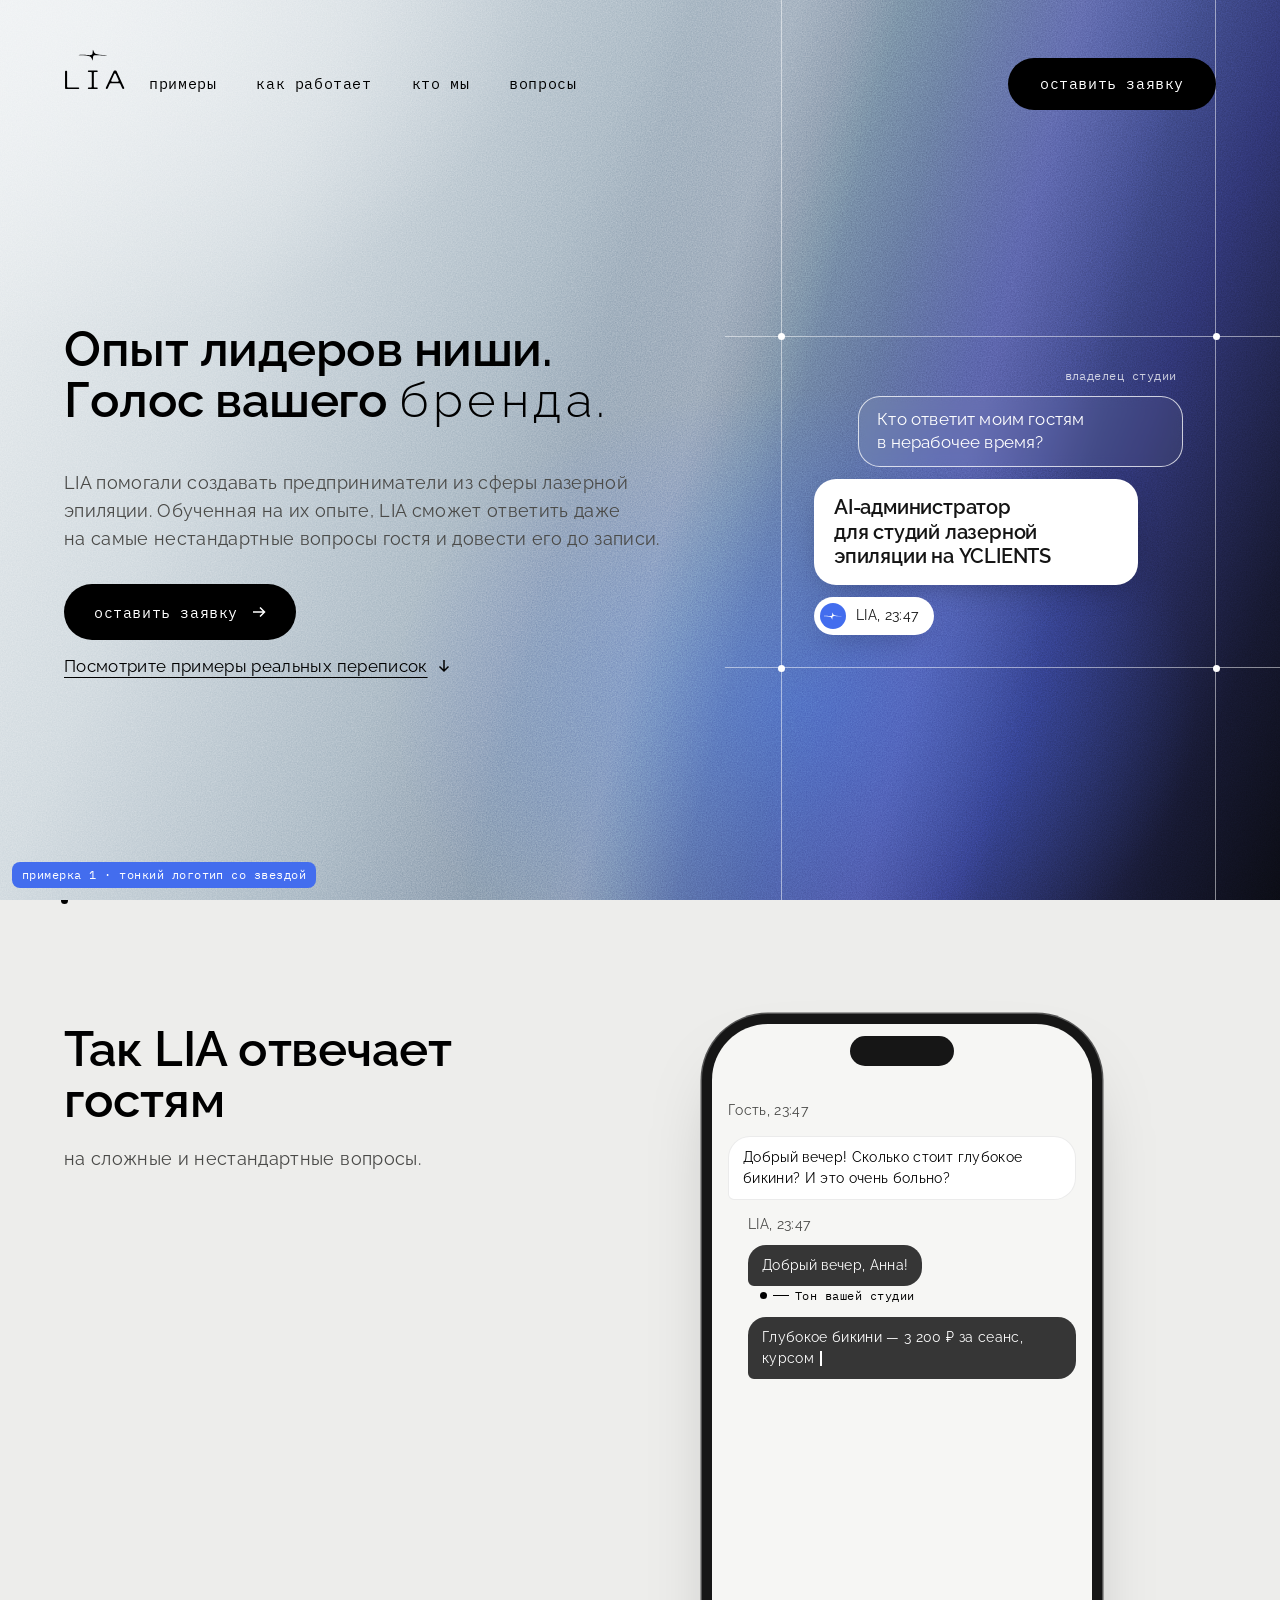
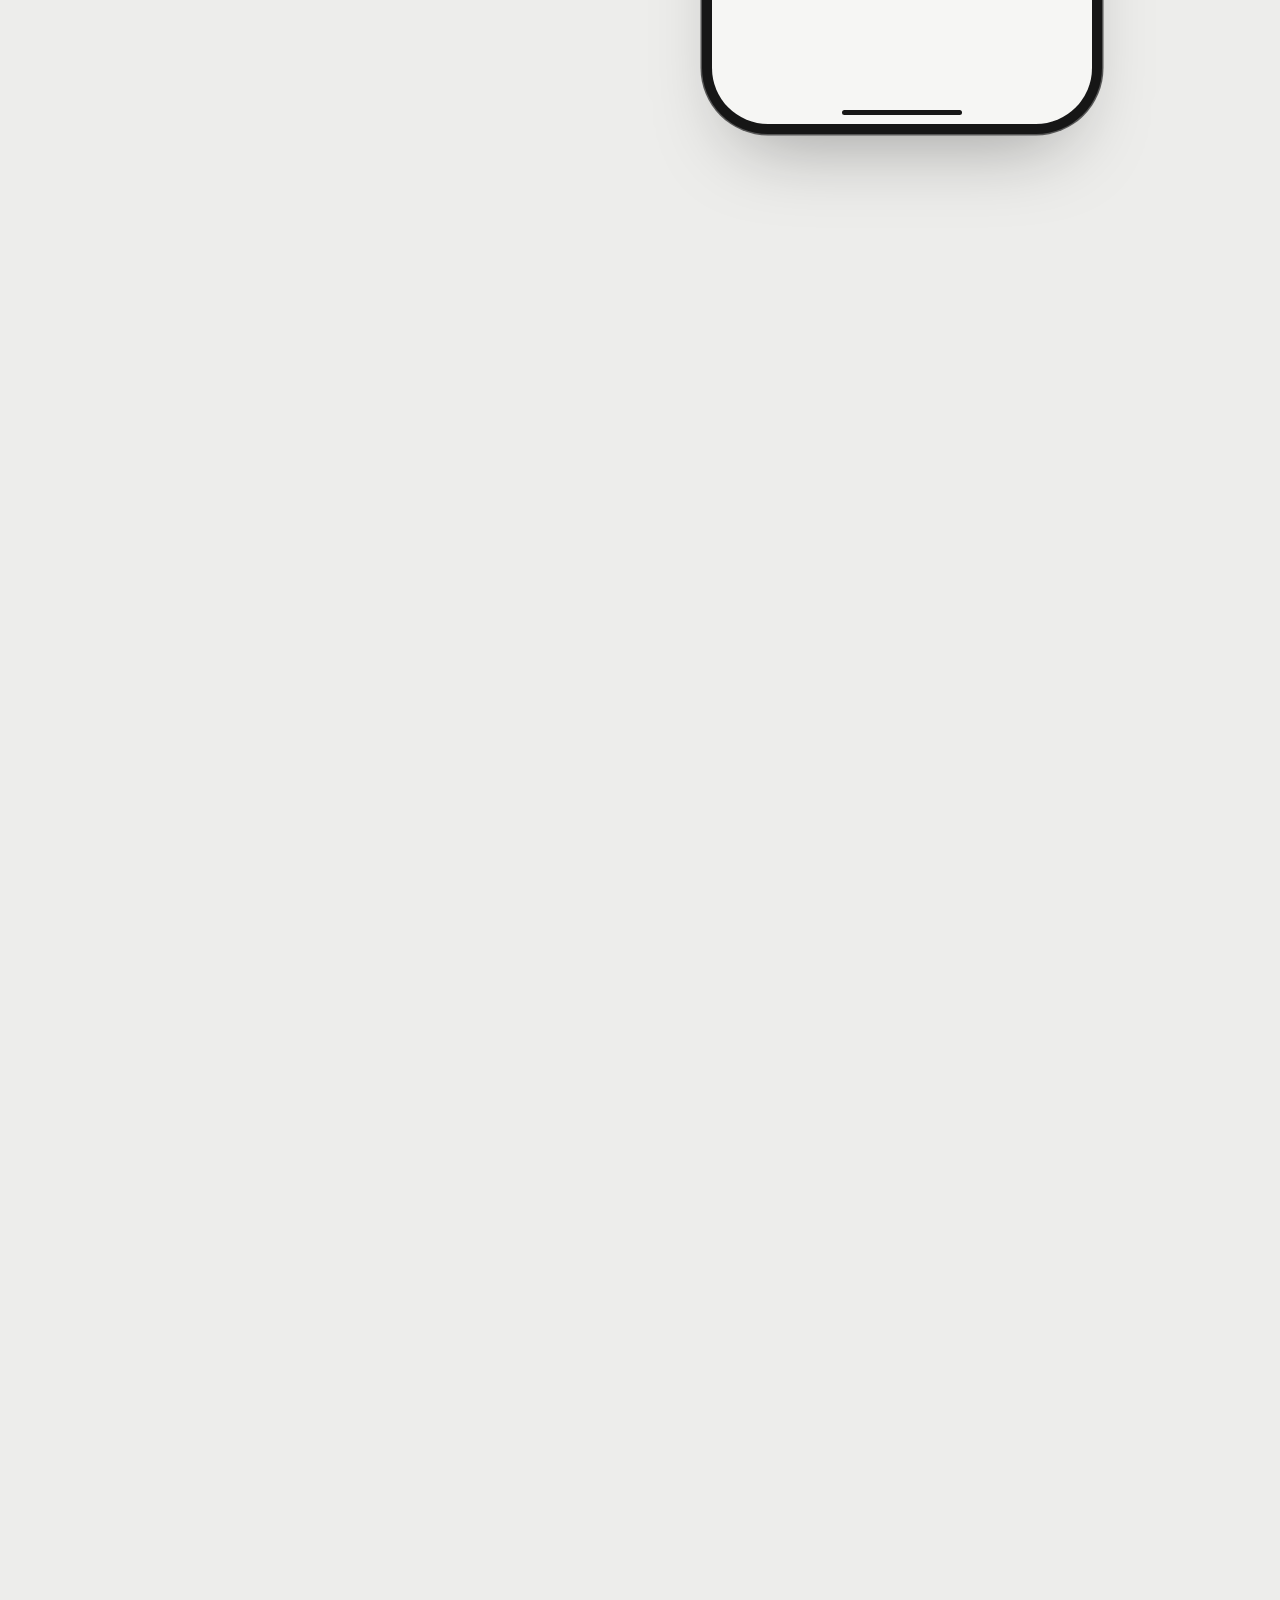
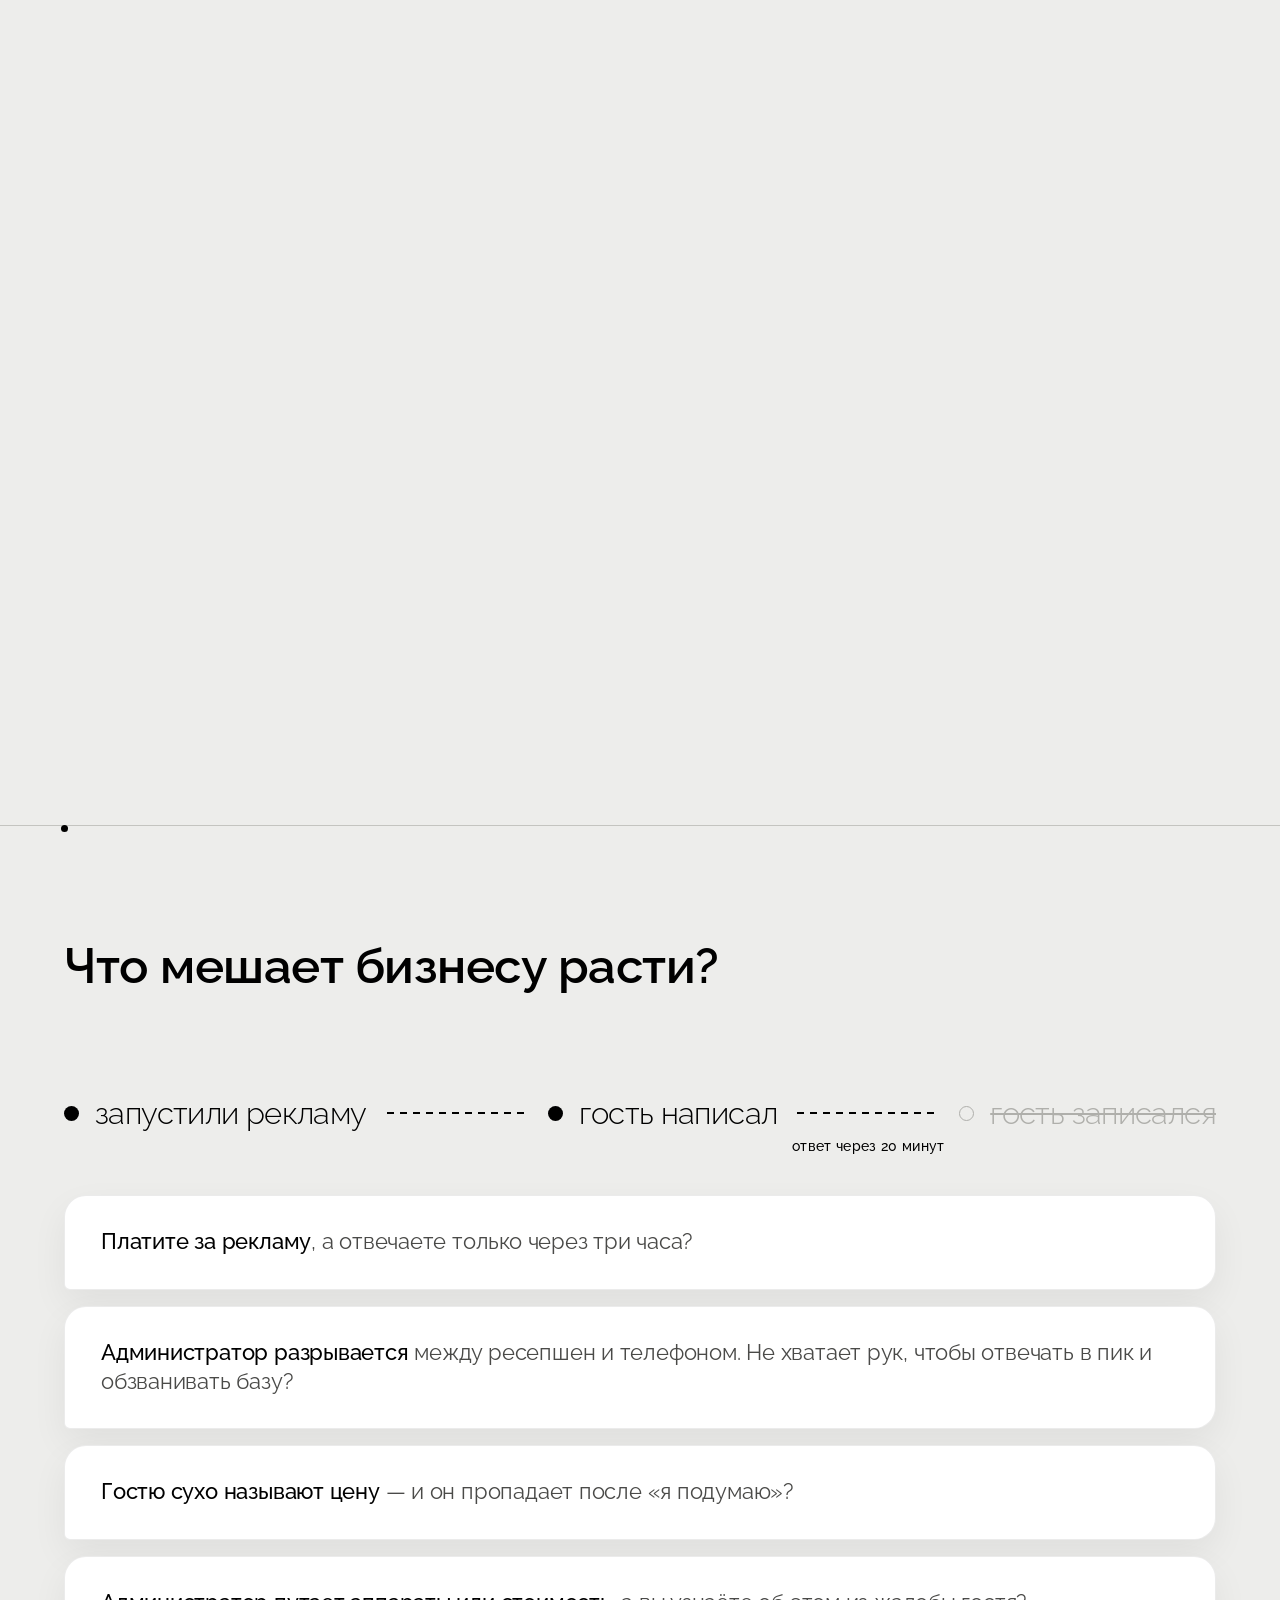
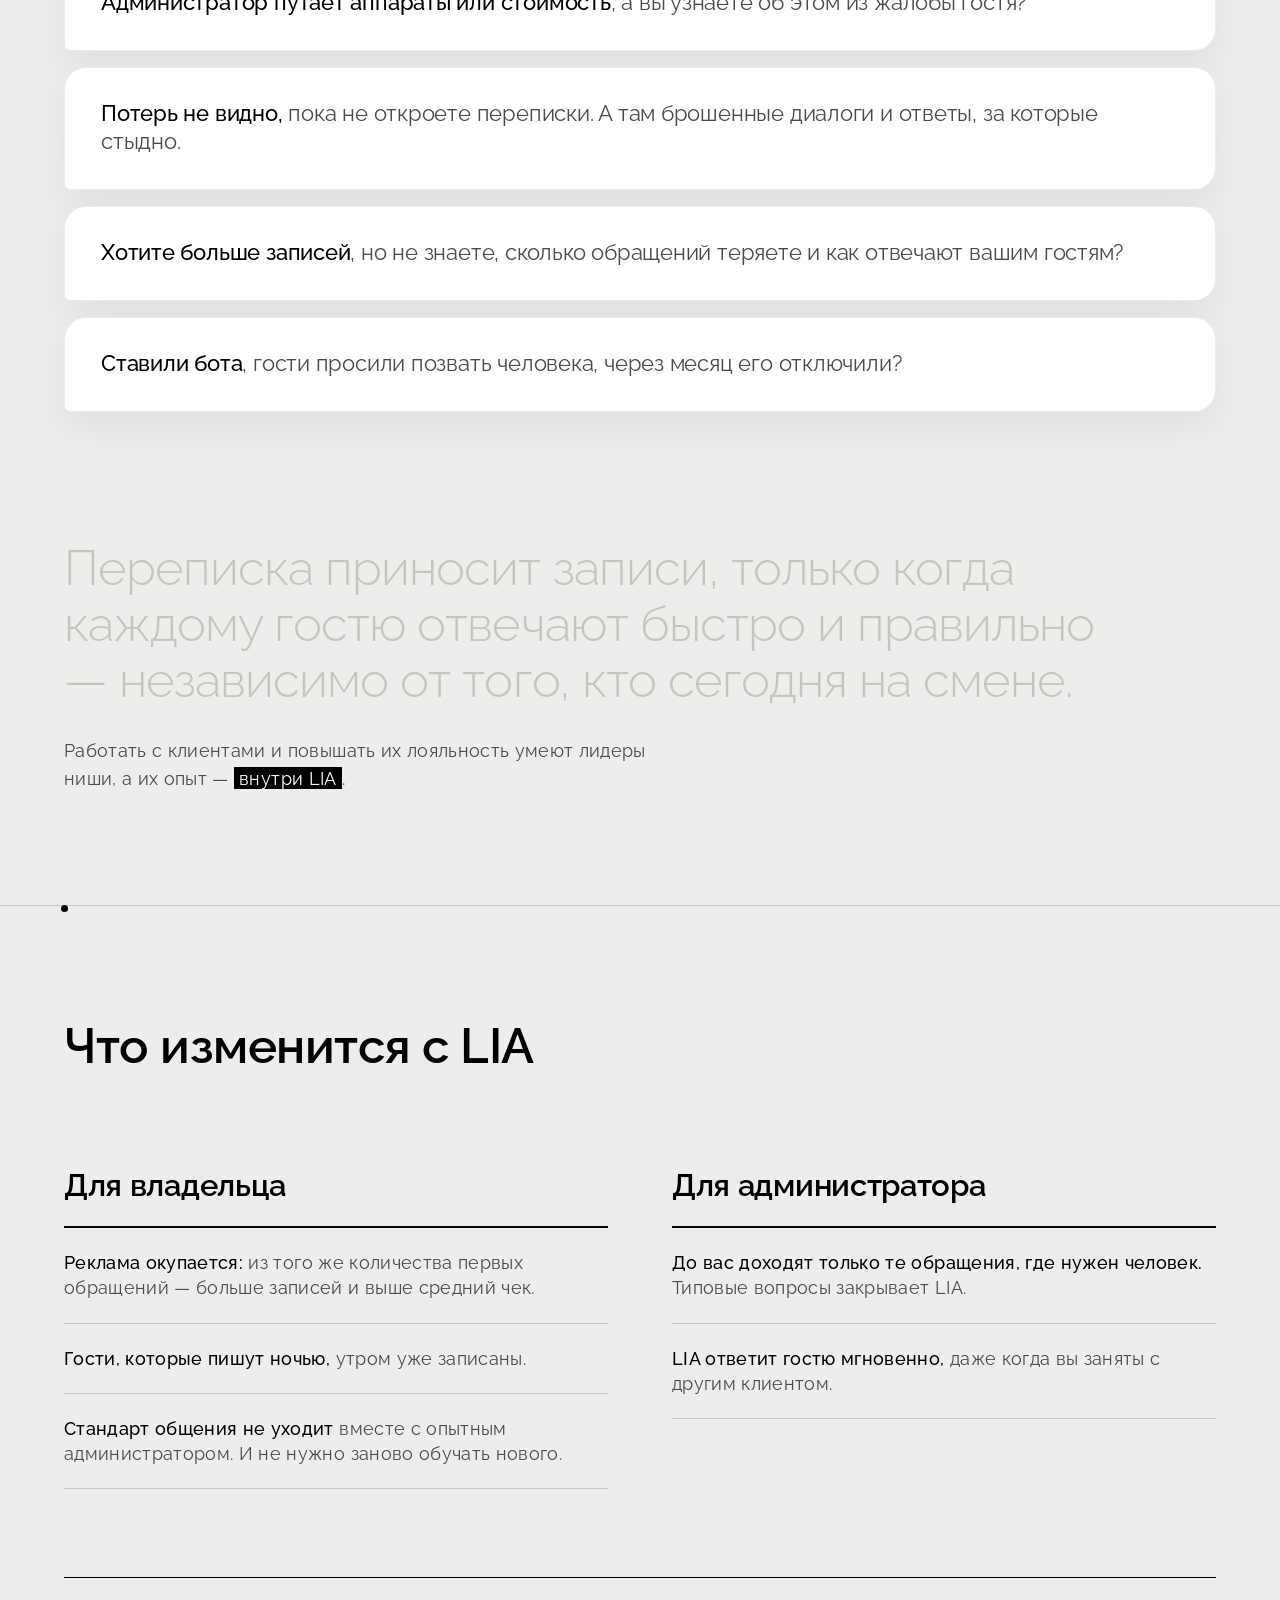
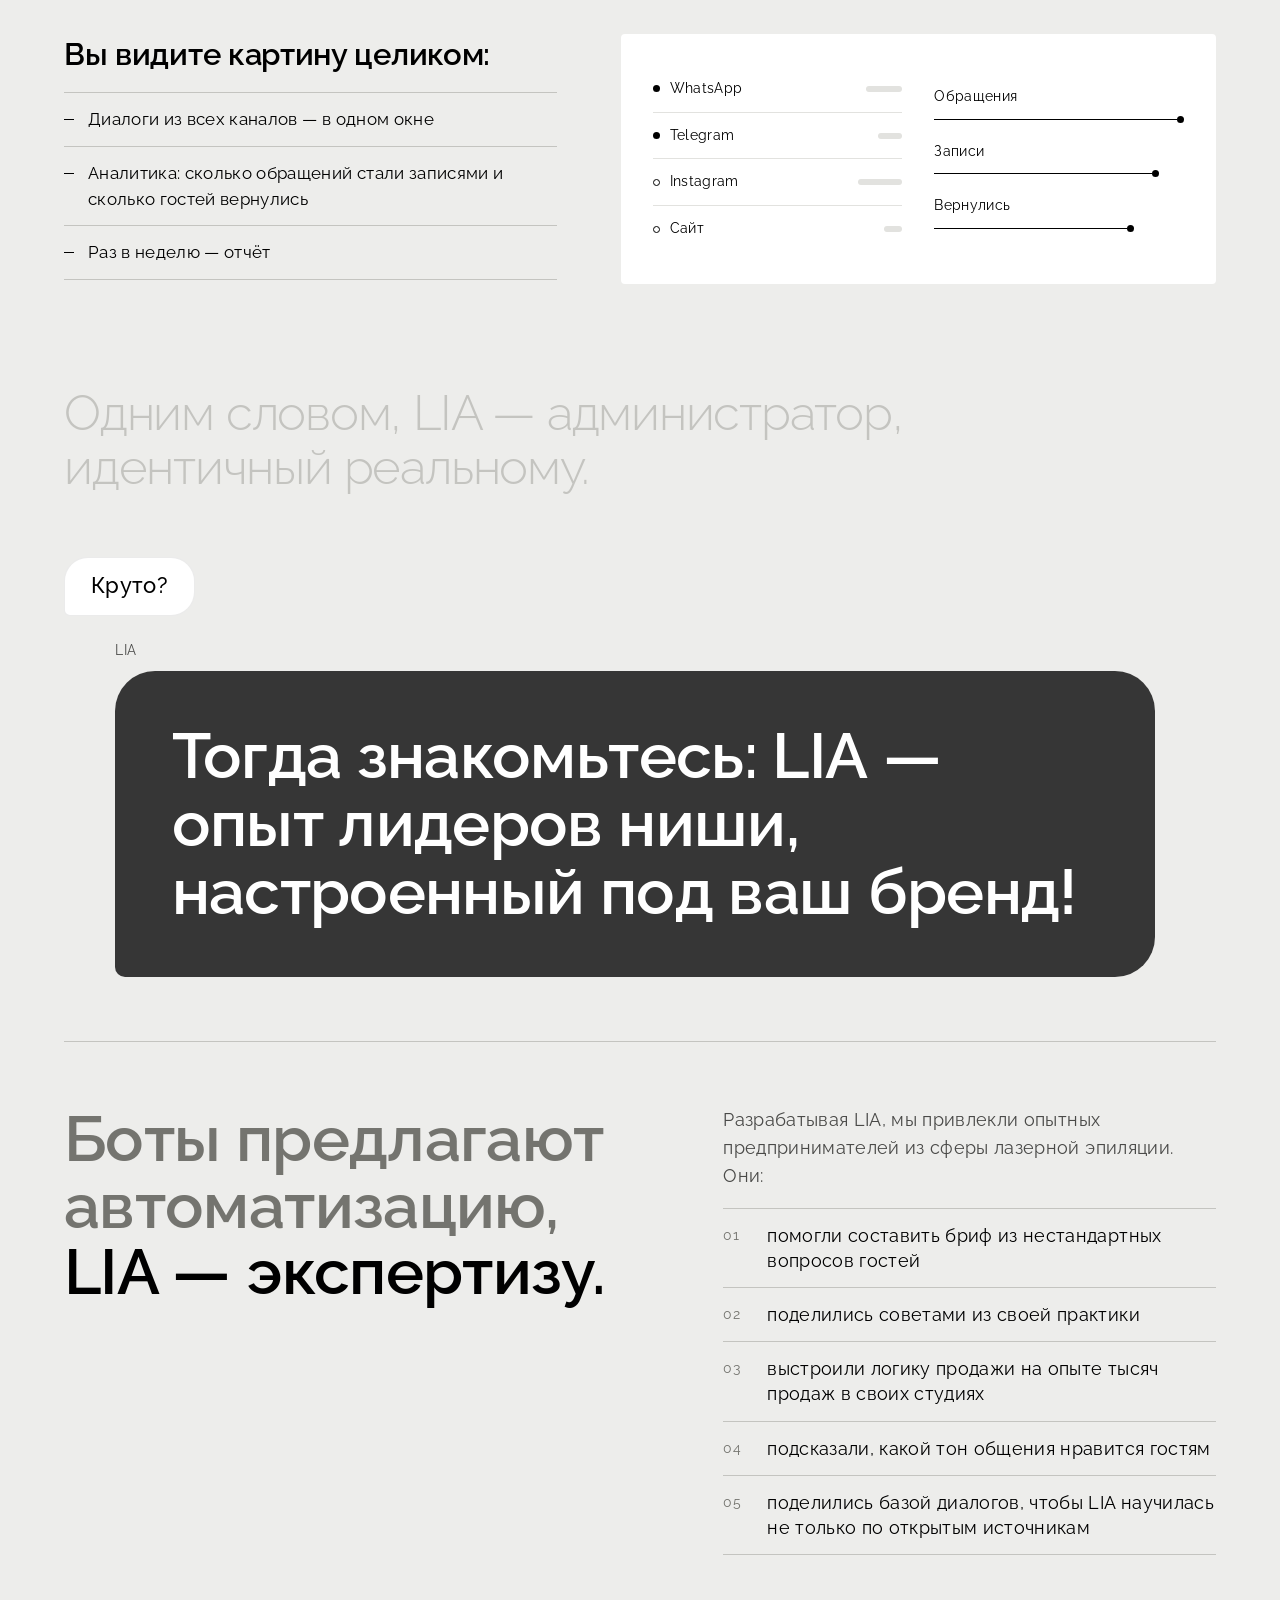
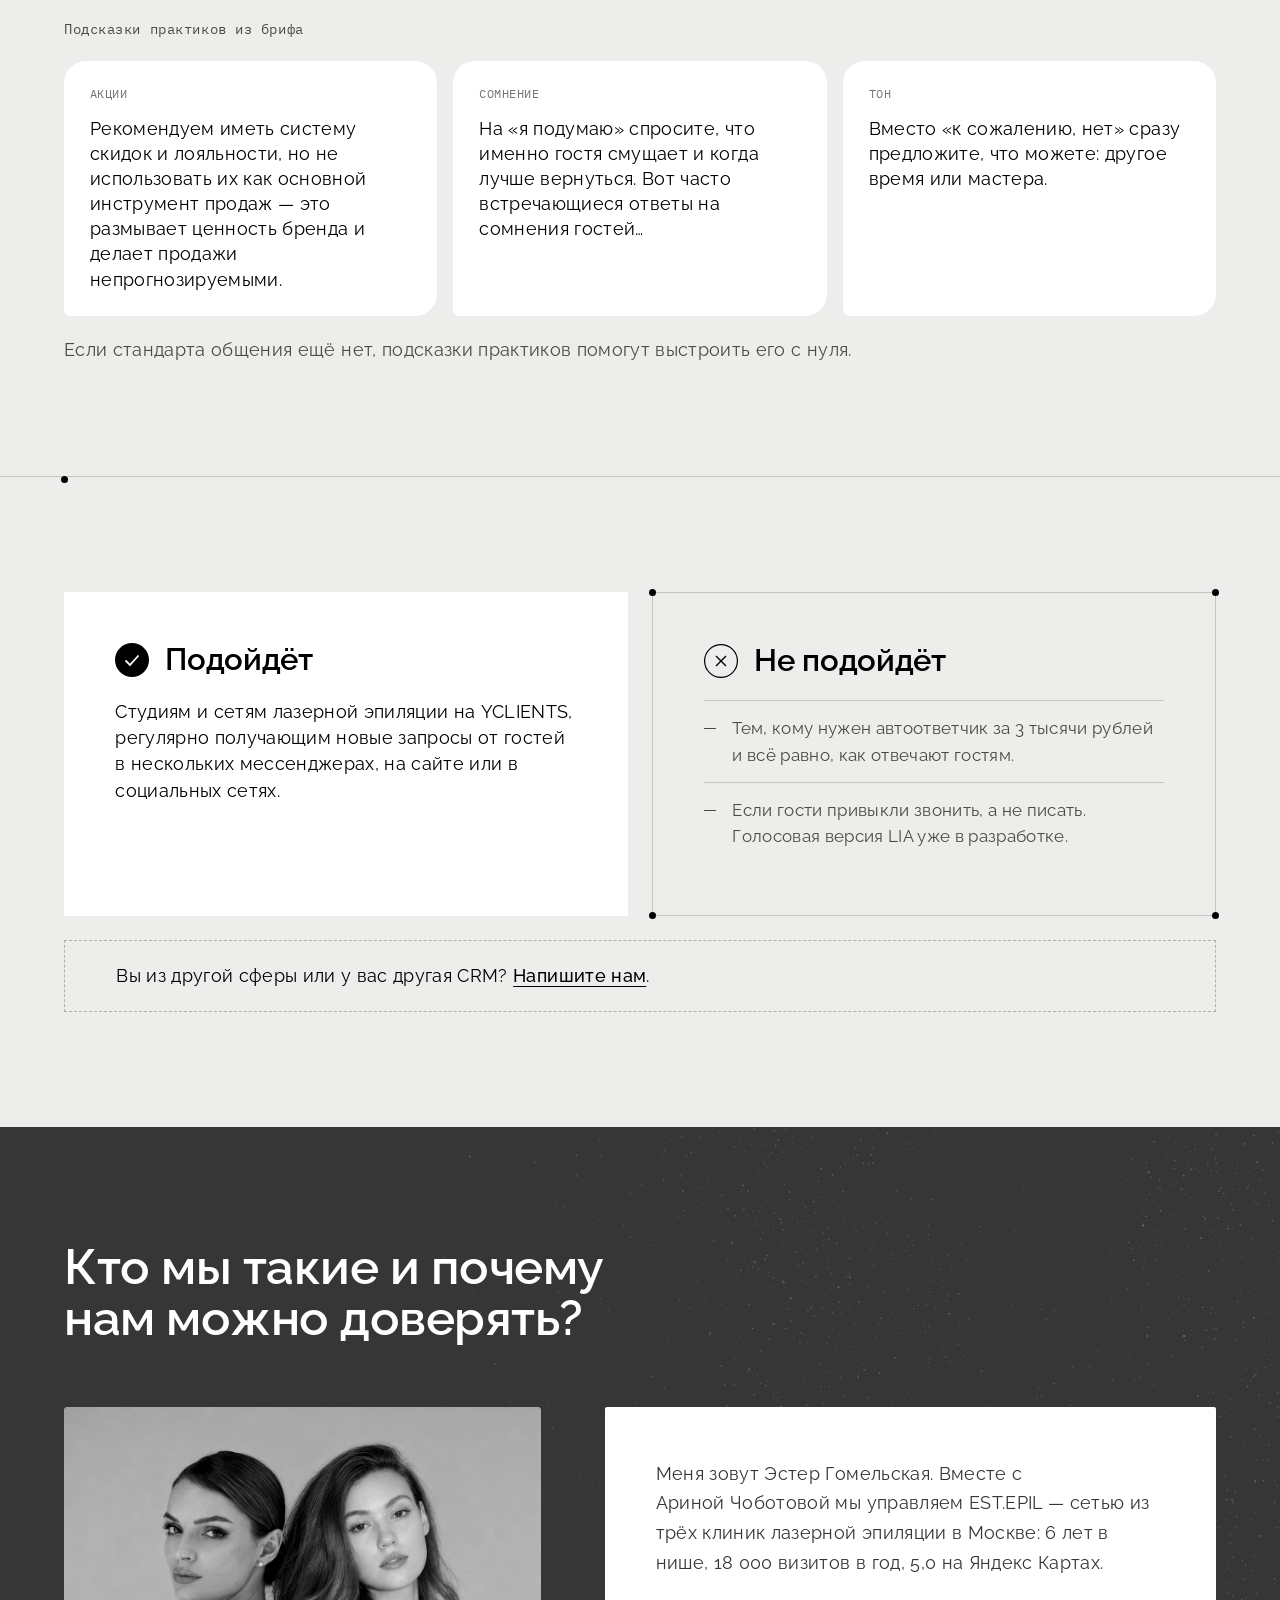
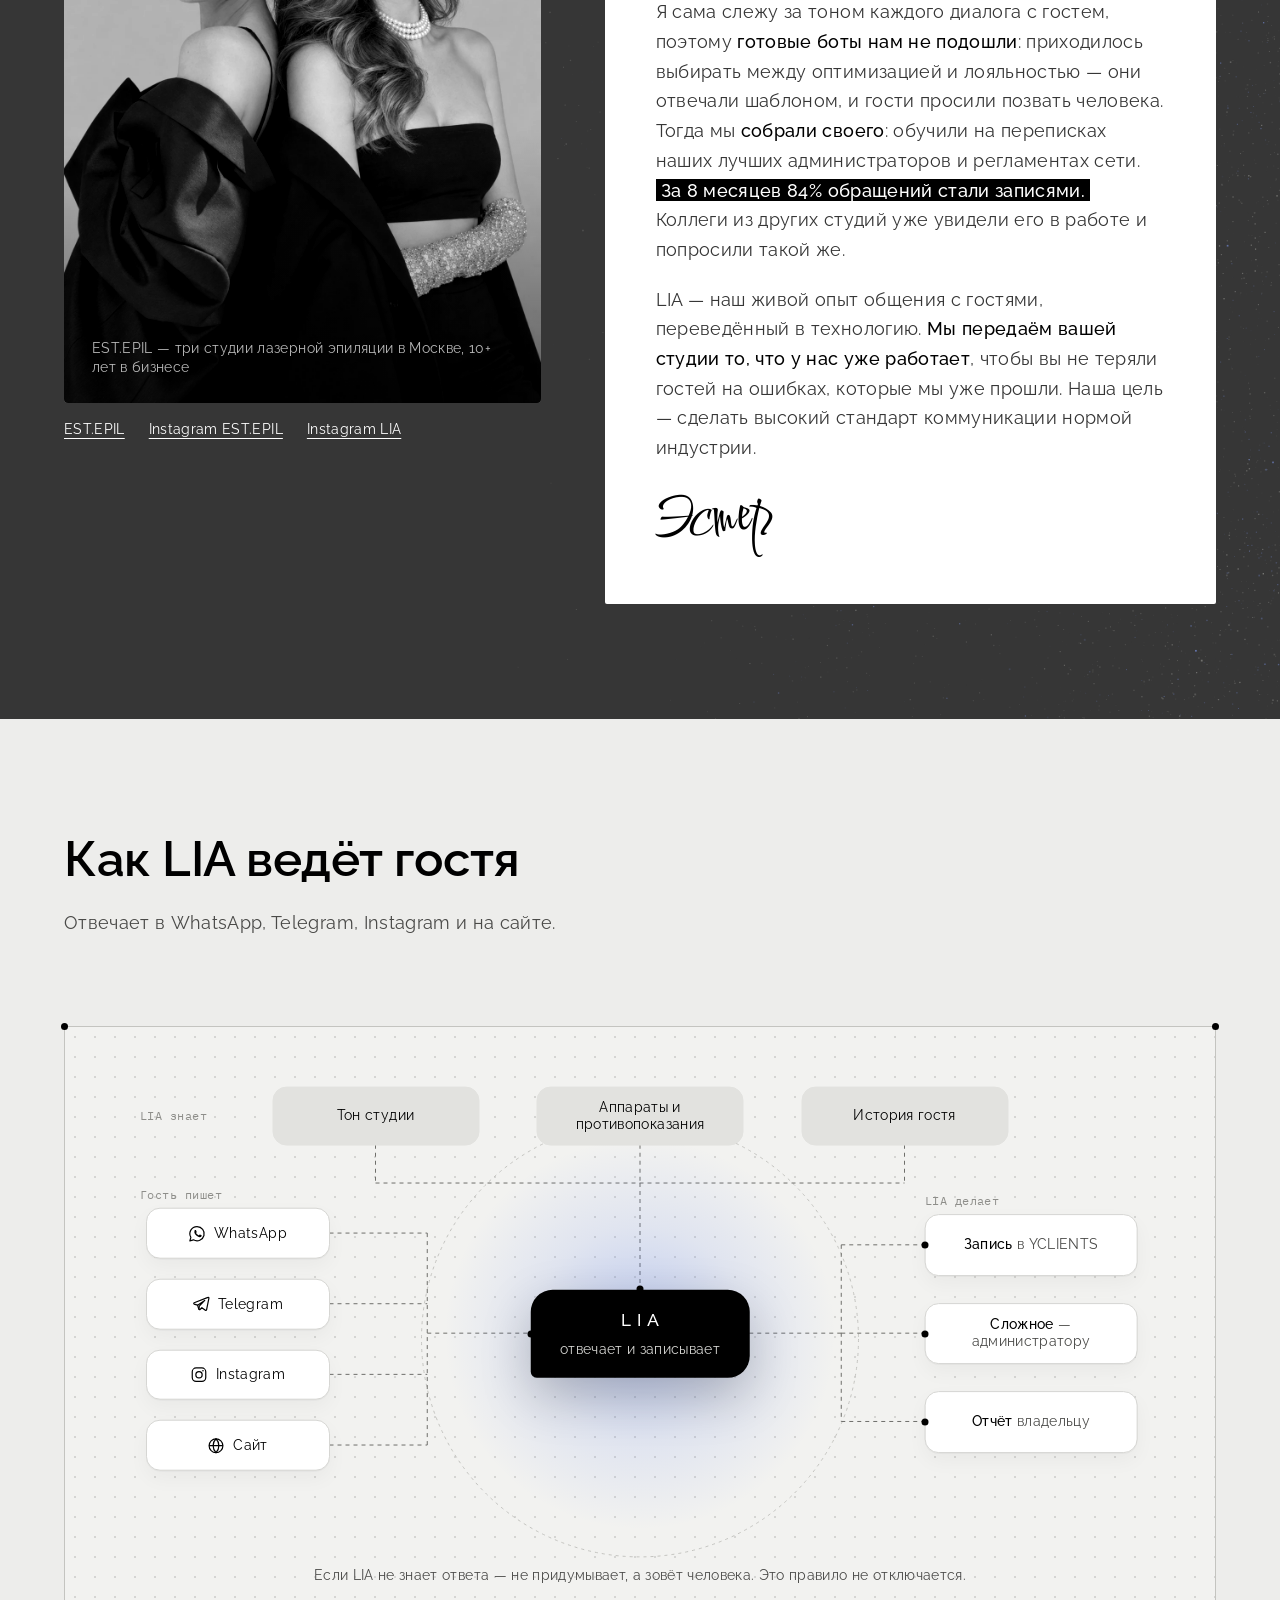
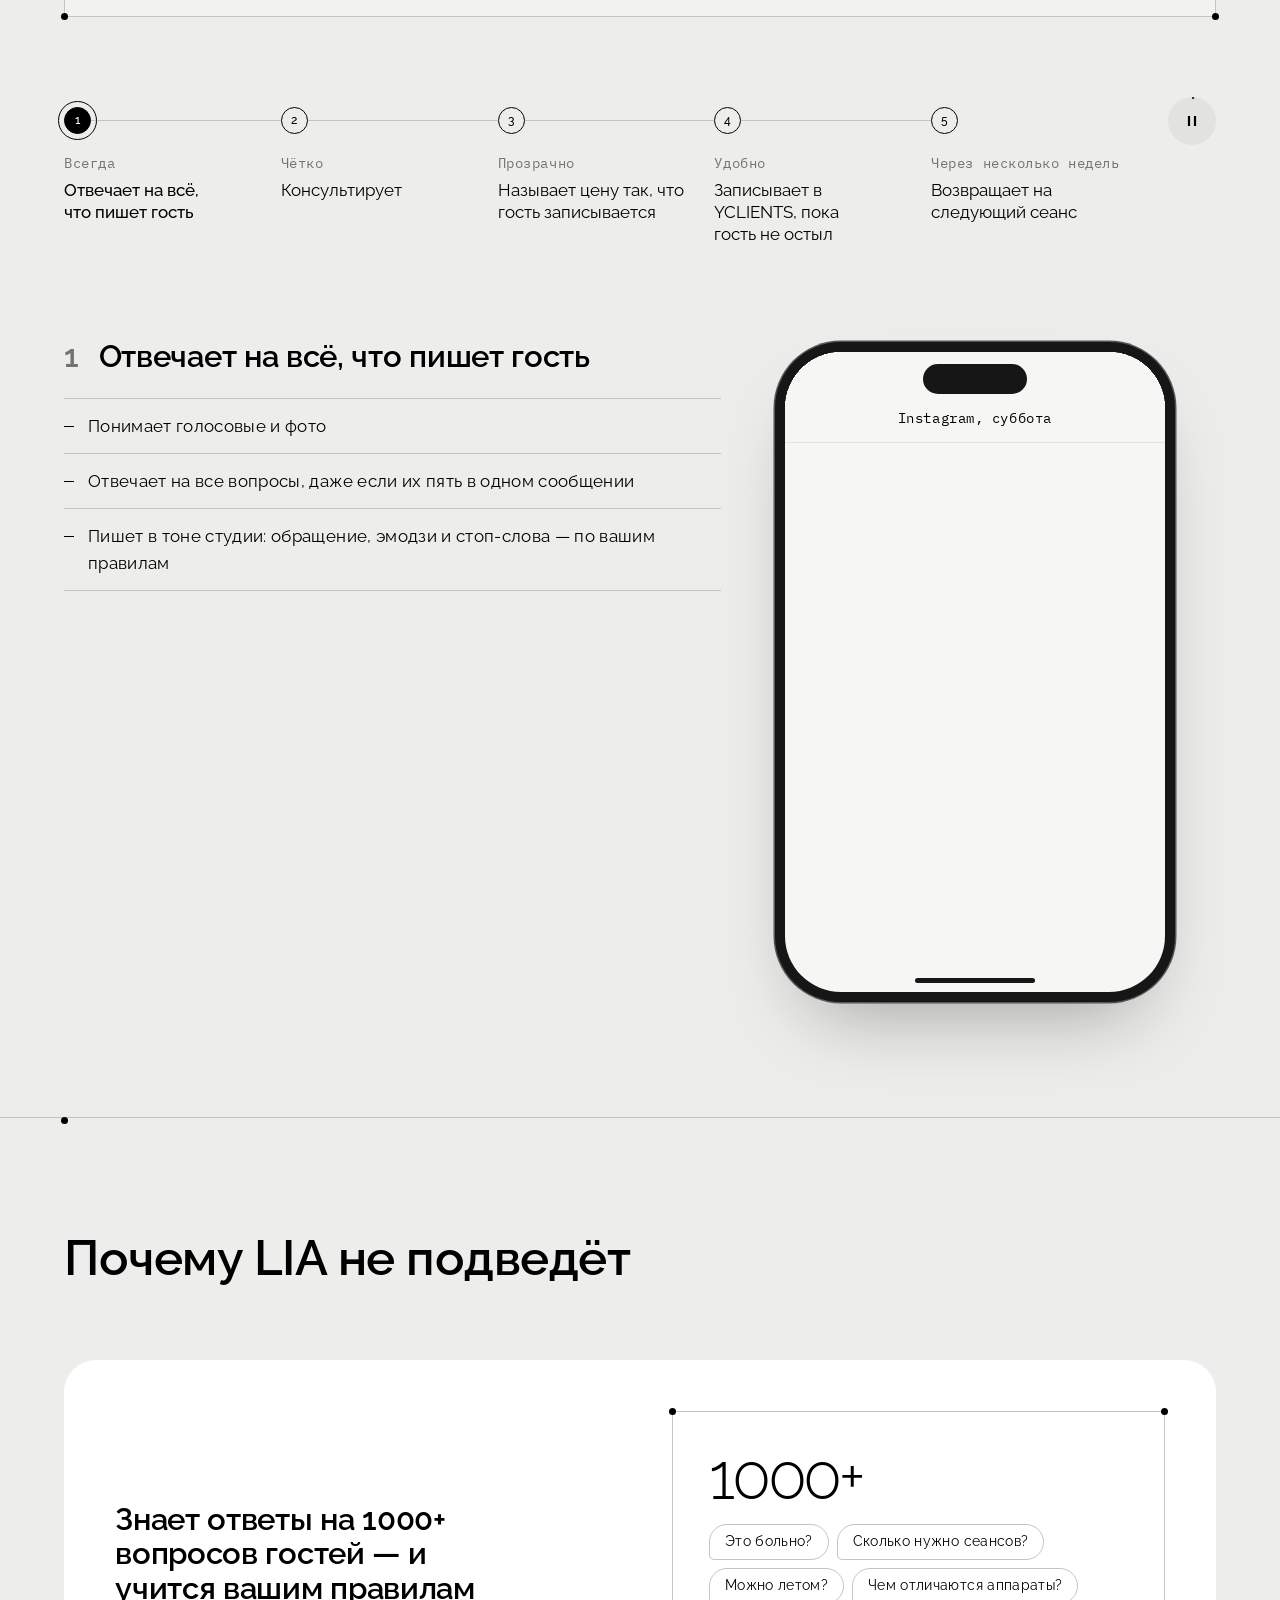
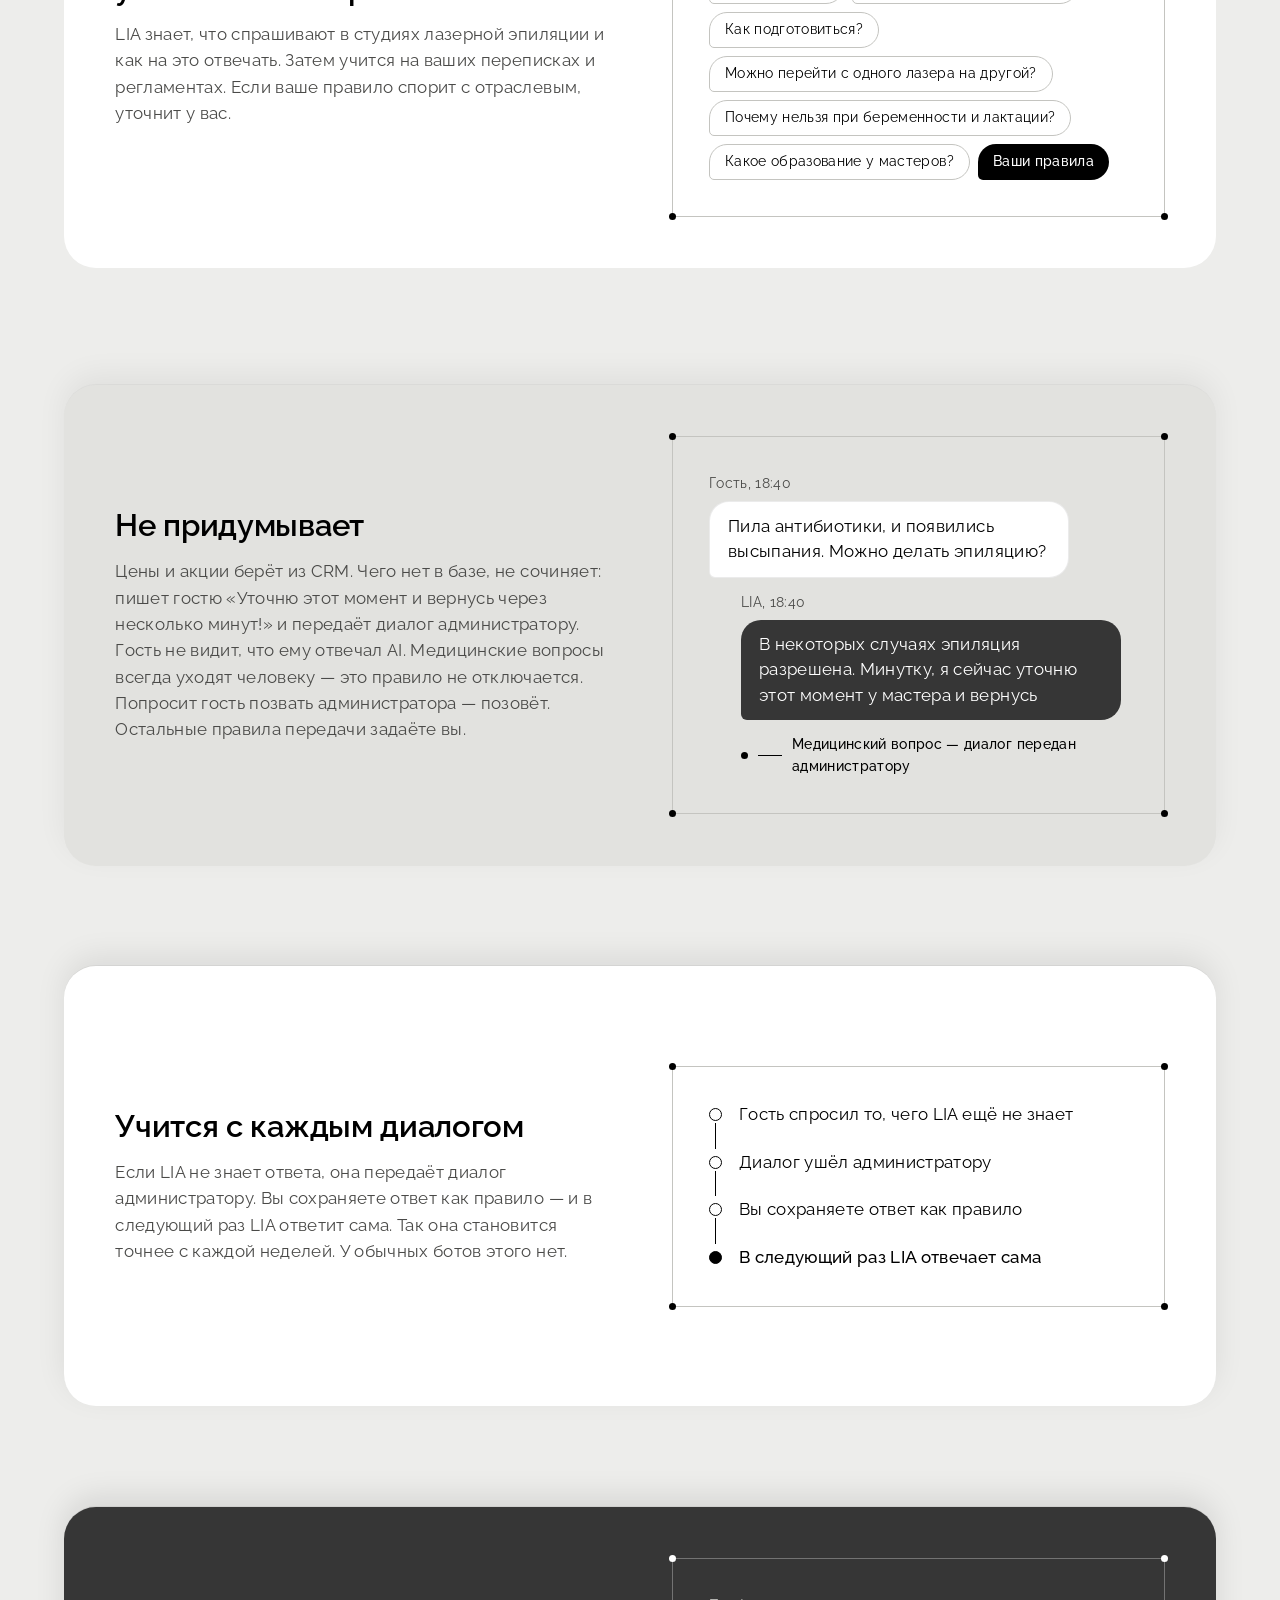
<file: primerka-1.html>
<!doctype html>
<html lang="ru">
<head>
<meta charset="utf-8">
<meta name="viewport" content="width=device-width, initial-scale=1">
<script>document.documentElement.classList.add('js')</script>
<meta name="robots" content="noindex">
<title>Примерка 1 · LIA — AI-администратор для студий лазерной эпиляции на YCLIENTS</title>
<!-- ===== SEO. Домен: при переезде на корп-домен замените https://lia-ai.ru во всём файле, в sitemap.xml и robots.txt ===== -->
<meta name="description" content="AI-администратор отвечает гостям студии за секунды, круглосуточно и в тоне вашего бренда: цены, сомнения, запись в YCLIENTS. Первым десяти студиям — специальные условия.">
<meta name="robots" content="index, follow, max-image-preview:large">
<link rel="canonical" href="https://lia-ai.ru/">
<meta name="theme-color" content="#EDEDEB">
<link rel="icon" href="favicon.svg" type="image/svg+xml">
<!-- Превью при шаринге в Telegram, WhatsApp, соцсетях -->
<meta property="og:type" content="website">
<meta property="og:locale" content="ru_RU">
<meta property="og:site_name" content="LIA">
<meta property="og:url" content="https://lia-ai.ru/">
<meta property="og:title" content="LIA — AI-администратор для бьюти-студий">
<meta property="og:description" content="Отвечает гостям вовремя и правильно — голосом вашего бренда. Ведёт записи в YCLIENTS.">
<meta property="og:image" content="https://lia-ai.ru/og.png">
<meta property="og:image:width" content="1200">
<meta property="og:image:height" content="630">
<meta name="twitter:card" content="summary_large_image">
<meta name="twitter:title" content="LIA — AI-администратор для бьюти-студий">
<meta name="twitter:description" content="Отвечает гостям вовремя и правильно — голосом вашего бренда. Ведёт записи в YCLIENTS.">
<meta name="twitter:image" content="https://lia-ai.ru/og.png">
<!-- Шрифты: preconnect ускоряет первый рендер текста -->
<link rel="preconnect" href="https://fonts.googleapis.com">
<link rel="preconnect" href="https://fonts.gstatic.com" crossorigin>
<!-- Структурированные данные для поисковиков: кто мы + FAQ (дублирует блок «Частые вопросы» ниже; правьте оба места) -->
<script type="application/ld+json">
{
  "@context": "https://schema.org",
  "@graph": [
    {
      "@type": "Organization",
      "@id": "https://lia-ai.ru/#org",
      "name": "LIA",
      "url": "https://lia-ai.ru/",
      "description": "AI-администратор для студий лазерной эпиляции на YCLIENTS",
      "founder": [
        {"@type": "Person", "name": "Эстер Гомельская"},
        {"@type": "Person", "name": "Арина Чоботова"}
      ],
      "contactPoint": {"@type": "ContactPoint", "contactType": "sales", "url": "https://t.me/lia_ai_team_bot"}
    },
    {
      "@type": "SoftwareApplication",
      "name": "LIA",
      "applicationCategory": "BusinessApplication",
      "operatingSystem": "Web",
      "description": "AI-администратор: отвечает гостям студии лазерной эпиляции в мессенджерах и соцсетях, консультирует по ценам и аппаратам, записывает в YCLIENTS.",
      "url": "https://lia-ai.ru/",
      "provider": {"@id": "https://lia-ai.ru/#org"},
      "offers": {"@type": "Offer", "description": "Первым десяти студиям — специальные условия", "url": "https://t.me/lia_ai_team_bot?start=site_cta"}
    },
    {
      "@type": "FAQPage",
      "mainEntity": [
        {"@type": "Question", "name": "Чем LIA отличается от других ботов?", "acceptedAnswer": {"@type": "Answer", "text": "Обучена на опыте и кейсах реальных предпринимателей из ниши лазерной эпиляции; знает историю гостя и записывает прямо в диалоге; отвечает на нестандартные вопросы и редко зовёт администратора; непрерывно учится на работе с вашими гостями; понимает голосовые и фото; присылает отчёт владельцу."}},
        {"@type": "Question", "name": "В каких мессенджерах работает LIA?", "acceptedAnswer": {"@type": "Answer", "text": "WhatsApp, Telegram, Instagram и чат на сайте. Скоро — Max."}},
        {"@type": "Question", "name": "Сколько занимает настройка?", "acceptedAnswer": {"@type": "Answer", "text": "Звонок-знакомство — 20 минут, бриф — в диалоге с LIA. После брифа LIA сразу начинает отвечать гостям."}},
        {"@type": "Question", "name": "Может ли LIA делать рассылки?", "acceptedAnswer": {"@type": "Answer", "text": "LIA напоминает о записи и сама пишет гостю, когда подходит срок следующего сеанса."}},
        {"@type": "Question", "name": "Можно ли поговорить с LIA по телефону?", "acceptedAnswer": {"@type": "Answer", "text": "Пока LIA отвечает в переписке. Голосовая версия уже в разработке."}},
        {"@type": "Question", "name": "Как отключить, если не понравится?", "acceptedAnswer": {"@type": "Answer", "text": "Напишите нам — отключим. Все записи останутся в YCLIENTS."}},
        {"@type": "Question", "name": "Гости поймут, что это не человек?", "acceptedAnswer": {"@type": "Answer", "text": "LIA пишет как живой администратор вашей студии и не называет себя ботом. На прямой вопрос отвечает: «Я цифровой ассистент студии X»."}},
        {"@type": "Question", "name": "Как проверить, что LIA отвечает правильно?", "acceptedAnswer": {"@type": "Answer", "text": "Все диалоги — в кабинете, сложное уходит сотруднику, каждую запись подтверждает администратор. Раз в неделю присылаем отчёт."}},
        {"@type": "Question", "name": "А если LIA не знает ответа?", "acceptedAnswer": {"@type": "Answer", "text": "Не придумывает. Пишет гостю: «Мне нужно уточнить этот момент, вернусь к вам» — и передаёт диалог сотруднику."}},
        {"@type": "Question", "name": "Гость может прислать фото?", "acceptedAnswer": {"@type": "Answer", "text": "Да. LIA консультирует по фото, где может, остальное передаёт сотруднику."}},
        {"@type": "Question", "name": "Кто подтверждает запись?", "acceptedAnswer": {"@type": "Answer", "text": "Администратор — в кабинете LIA или в YCLIENTS."}},
        {"@type": "Question", "name": "LIA заменит администратора?", "acceptedAnswer": {"@type": "Answer", "text": "Нет. LIA снимает с команды вечерние, выходные и пиковые переписки. Спорное по-прежнему решает администратор."}},
        {"@type": "Question", "name": "Нужен ли программист?", "acceptedAnswer": {"@type": "Answer", "text": "Нет. Достаточно брифа в диалоге с LIA и звонка-знакомства — на нём подскажем, как всё настроить."}},
        {"@type": "Question", "name": "Сколько стоит LIA?", "acceptedAnswer": {"@type": "Answer", "text": "Цена зависит от числа диалогов и в несколько раз ниже ставки ещё одного администратора."}}
      ]
    }
  ]
}
</script>
<!--
  Лендинг LIA. Как редактировать:
  • Тексты — обычный HTML ниже: правьте прямо внутри тегов.
  • Примеры переписок (первый экран, «Переписка студии», чаты к шагам 1–5) тоже лежат в разметке.
    Реплики LIA печатаются анимацией из того текста, что написан в HTML.
  • Второй вариант заголовка лежит в комментарии на первом экране.
  • Цвет свечения под курсором и зернистость фона — в начале скрипта внизу файла (NICHE, GRAIN).
  • Заявка и «напишите нам» ведут в Telegram-бот https://t.me/lia_ai_team_bot.
  • Ссылки вида #instagram-lia, #instagram-est-epil, #est-epil — заглушки: замените на настоящие адреса.
-->
<link href="https://fonts.googleapis.com/css2?family=Onest:wght@300;400;500&family=Comforter&display=swap" rel="stylesheet">
<style>
/* ===== «Как LIA ведёт гостя»: схема для десктопа (на телефоне — вертикальная .m-scheme) ===== */
.dscheme{position:relative;margin:0;aspect-ratio:1.95/1;border:1px solid #C4C4C0;background:#F2F2F0 radial-gradient(rgba(0,0,0,0.12) 1px,transparent 1.3px) 0 0/20px 20px}
.ds-c{position:absolute;width:7px;height:7px;border-radius:50%;background:#000}
.ds-lines{position:absolute;left:0;top:0;width:100%;height:100%;overflow:visible}
.ds-lines line{stroke:#9A9A96;stroke-width:1;stroke-dasharray:4 4;vector-effect:non-scaling-stroke}
.ds-ring{fill:none;stroke:#C4C4C0;stroke-width:1;stroke-dasharray:3 4;vector-effect:non-scaling-stroke}
.ds-glow{position:absolute;width:34%;aspect-ratio:1;border-radius:50%;transform:translate(-50%,-50%);background:radial-gradient(closest-side,rgba(67,109,238,0.30),rgba(67,109,238,0.10) 55%,rgba(67,109,238,0) 100%);pointer-events:none}
.ds-lbl{position:absolute;transform:translateY(-50%);font-size:var(--fs-micro);color:#8E8E8A;white-space:nowrap}
.ds-card{position:absolute;transform:translate(-50%,-50%);display:flex;align-items:center;justify-content:center;padding:0 12px;text-align:center;border-radius:14px;background:#FFFFFF;border:1px solid #D6D6D3;box-shadow:0 1px 0 rgba(0,0,0,.03),0 8px 20px rgba(0,0,0,.04);font-size:var(--fs-small);line-height:1.25;color:#000}
.ds-know{background:#E2E2DF;border-color:#E2E2DF;box-shadow:none}
.ds-out{color:#4A4A48}
.ds-out b{font-weight:500;color:#000}
.ds-core{position:absolute;transform:translate(-50%,-50%);display:flex;flex-direction:column;align-items:center;justify-content:center;gap:6px;border-radius:22px 22px 22px 6px;background:#000;color:#fff;box-shadow:0 18px 50px rgba(0,0,0,.22)}
.ds-logo{font-size:var(--fs-body);font-weight:500;letter-spacing:.36em;padding-left:.36em}
.ds-sub{font-size:var(--fs-small);color:#D6D6D3}
.ds-dot{position:absolute;width:7px;height:7px;border-radius:50%;background:#000;transform:translate(-50%,-50%)}
.ds-note{position:absolute;left:0;right:0;bottom:5%;text-align:center;font-size:var(--fs-small);color:#4A4A48}
/* на десктопе схема заменяет строку плашек каналов */
@media (min-width:981px){#kak > div:first-child > div > div[aria-hidden]{display:none !important}}
@media (max-width:980px){.dscheme{display:none}.kak-sub{display:none}}
/* Шкала шрифтов: 8 ступеней, вес тонкий (300) у крупных, 400–500 у текста. Меняйте размер здесь, а не в элементах */
:root{--fs-display:clamp(40px,5vw,72px);--fs-h2:clamp(32px,3.8vw,52px);--fs-h3:clamp(24px,2.4vw,34px);--fs-lead:clamp(20px,1.7vw,24px);--fs-intro:clamp(18px,1.4vw,20px);--fs-body:17px;--fs-small:14px;--fs-micro:12px}
@media (max-width:980px){:root{--fs-display:clamp(30px,8.4vw,40px);--fs-h2:clamp(28px,7.6vw,34px);--fs-h3:22px;--fs-lead:19px;--fs-intro:17px;--fs-body:16px;--fs-small:13px;--fs-micro:12px}}
/* Единая сетка отступов: --sec — вертикальный паддинг секций, --pad-x — боковой, --gap — заголовок→контент */
:root{--sec:clamp(80px,9vw,140px);--pad-x:clamp(20px,5vw,64px);--gap:clamp(40px,5vw,64px);--gap-lg:clamp(48px,6vw,80px)}
body{margin:0;background:#EDEDEB}
*{box-sizing:border-box}
a{color:#000}a:hover{color:#4A4A48}
::selection{background:#436DEE;color:#fff}
:focus-visible{outline:2px solid #000;outline-offset:3px}
.on-dark :focus-visible{outline-color:#fff}
.on-dark a{color:#fff}.on-dark a:hover{color:#D6D6D3}
.nav-links{display:flex}
@media (max-width:860px){.nav-links{display:none}}
.lia-row{display:grid;grid-template-columns:minmax(0,1fr) 196px;align-items:start}
.lia-bg{position:absolute;top:0;bottom:0;left:0;right:196px;background:#363636;border-radius:22px 22px 22px 6px}
.lia-anno{gap:6px !important}.lia-anno > span:nth-child(2){width:16px !important}.lia-anno > span:last-child{font-size:var(--fs-micro) !important;line-height:1.25 !important}
@media (max-width:760px){.lia-row{grid-template-columns:minmax(0,1fr)}.lia-anno{display:none !important}.lia-bg{right:0}}
.sticky-spec{position:sticky !important;top:140px}
@media (max-width:980px){.sticky-spec{position:relative !important;top:auto !important}}
.caret{display:inline-block;width:2px;height:1.05em;background:currentColor;vertical-align:-0.18em;margin-left:2px;animation:lia-blink 1s steps(1) infinite}
@keyframes lia-blink{50%{opacity:0}}
.dots{display:inline-flex;gap:4px}
.dots i{display:block;width:6px;height:6px;border-radius:50%;background:#000;animation:lia-dot 1.1s infinite ease-in-out}
.dots i:nth-child(2){animation-delay:.15s}.dots i:nth-child(3){animation-delay:.3s}
@keyframes lia-dot{0%,80%,100%{opacity:.2}40%{opacity:1}}
.rise{animation:lia-rise .55s cubic-bezier(.2,.7,.2,1) both}
@keyframes lia-rise{from{opacity:0;transform:translateY(8px)}to{opacity:1;transform:none}}
.btn-dark:hover{background:#363636 !important;color:#FFFFFF !important}
.btn-light:hover{background:#E2E2DF !important;color:#000000 !important}
.mark{background:#000;color:#fff;padding:.04em .28em;-webkit-box-decoration-break:clone;box-decoration-break:clone}
.sr{position:absolute;width:1px;height:1px;overflow:hidden;clip:rect(0 0 0 0);white-space:nowrap}
:root{--spring:cubic-bezier(.33,1.42,.05,.96);--expo:cubic-bezier(.19,1,.22,1);--bounce:linear(0,.009,.035 2.1%,.141,.281 6.7%,.723 12.9%,.938 16.7%,1.017,1.077,1.121,1.149 24.3%,1.159,1.163,1.161,1.154 29.9%,1.129 32.8%,1.051 39.6%,1.017 43.1%,.991,.977 51%,.974 53.8%,.975 57.1%,.997 69.8%,1.003 76.9%,1.004 83.8%,1)}
[hidden]{display:none !important}
[data-count]{font-variant-numeric:tabular-nums}
.pain-lead{font-weight:500}.pain-rest{color:#4A4A48}
.chain-label{transition:color .5s ease}.chain-dot{transition:background .3s ease,border-color .5s ease !important}
.chain-note{opacity:0}
.btn-dark,.btn-light{transition:background .2s ease,transform .5s var(--bounce) !important}
.btn-dark:hover,.btn-light:hover{transform:scale(1.04)}
.btn-dark:active,.btn-light:active{transform:scale(.97)}
@media (max-width:760px),(max-height:700px){.why-card{position:relative !important;top:auto !important}}
@media (prefers-reduced-motion:reduce){.btn-dark,.btn-light{transition:none !important}}
/* ===== Шапка 1:1 с jitter.video: размеры и поведение ===== */
:root{--quad:cubic-bezier(.25,.46,.45,.94);--overshoot:cubic-bezier(.33,1.42,.05,.96);--jbounce:linear(0 0%, 0.255 1%, 0.4449 2%, 0.6018 3%, 0.7355 4%, 0.8513 5%, 0.9525 6%, 1.0413 7%, 1.1195 8%, 1.1881 9%, 1.2484 10%, 1.3011 11%, 1.3468 12%, 1.3862 13%, 1.4198 14%, 1.4479 15%, 1.4709 16%, 1.4892 17%, 1.503 18%, 1.5126 19%, 1.5182 20%, 1.52 21%, 1.5189 22%, 1.5156 23%, 1.5101 24%, 1.5025 25%, 1.4929 26%, 1.4817 27%, 1.469 28%, 1.4552 29%, 1.4406 30%, 1.4254 31%, 1.4099 32%, 1.3943 33%, 1.3787 34%, 1.3633 35%, 1.3481 36%, 1.3333 37%, 1.3188 38%, 1.3048 39%, 1.2912 40%, 1.278 41%, 1.2653 42%, 1.253 43%, 1.2412 44%, 1.2298 45%, 1.2188 46%, 1.2083 47%, 1.1981 48%, 1.1883 49%, 1.1789 50%, 1.1698 51%, 1.1611 52%, 1.1528 53%, 1.1447 54%, 1.137 55%, 1.1296 56%, 1.1225 57%, 1.1156 58%, 1.1091 59%, 1.1028 60%, 1.0967 61%, 1.0909 62%, 1.0854 63%, 1.0801 64%, 1.075 65%, 1.0701 66%, 1.0654 67%, 1.061 68%, 1.0567 69%, 1.0526 70%, 1.0488 71%, 1.0451 72%, 1.0415 73%, 1.0382 74%, 1.035 75%, 1.032 76%, 1.0292 77%, 1.0265 78%, 1.0239 79%, 1.0215 80%, 1.0193 81%, 1.0172 82%, 1.0152 83%, 1.0134 84%, 1.0117 85%, 1.0101 86%, 1.0086 87%, 1.0073 88%, 1.0061 89%, 1.005 90%, 1.004 91%, 1.0032 92%, 1.0024 93%, 1.0018 94%, 1.0012 95%, 1.0008 96%, 1.0004 97%, 1.0002 98%, 1 99%, 1 100%)}
.jh{position:fixed;top:0;left:0;right:0;z-index:50;pointer-events:none;letter-spacing:-0.396px;transition:transform 1.2s var(--expo)}
.jh-wrap{position:relative;width:calc(min(1280px,100%) - 2*clamp(20px,5vw,64px));margin:0 auto;padding-top:39px}
.jh-plate{position:absolute;z-index:0;top:39px;left:50%;width:calc(100% + 60px);height:90px;background:#FFFFFF;border-bottom:1px solid #F2F1F3;border-radius:20px;box-shadow:rgba(0,0,0,0) 0 62px 17px,rgba(0,0,0,.01) 0 40px 16px,rgba(0,0,0,.02) 0 22px 13px,rgba(0,0,0,.04) 0 10px 10px,rgba(0,0,0,.04) 0 2px 5px;opacity:0;transform:translate(-50%,-34.5px);will-change:transform;transition:opacity .2s var(--quad),transform .5s var(--expo) .2s,box-shadow .5s var(--quad),border-radius .5s var(--quad)}
.jh-row{position:relative;z-index:1;display:flex;align-items:center;justify-content:space-between;height:90px}
.jh-left{display:flex;align-items:center;gap:24px;pointer-events:auto}
.jh-logo{position:relative;top:-2px;display:block;font-size:22px;font-weight:500;line-height:28px;letter-spacing:.5em;margin-right:-.5em;color:#000000;text-decoration:none}
.jh-logo:hover{color:#19171C}
.jh-links{display:flex}
.jh-link{display:flex;align-items:center;height:90px;padding:0 20px;font-size:var(--fs-body);font-weight:500;line-height:24px;letter-spacing:-0.2px;color:#000000;text-decoration:none}
.jh-link:first-child{padding-left:0}
.jh-link:hover{color:#19171C}
.jh-links:hover .jh-link:not(:hover){opacity:.35}
.jh-logo,.jh-link{transition:transform .8s var(--overshoot),opacity .3s var(--quad)}
.jh-right{position:relative;display:flex;align-items:center;gap:30px;pointer-events:auto}
.jh-cta{position:relative;z-index:2;transition:transform .8s var(--overshoot)}
.jh-btn{display:inline-flex;padding:0;border:0;background:none;font:inherit;color:#FFFFFF;text-decoration:none;cursor:pointer;-webkit-tap-highlight-color:transparent}
.jh-btn:hover{color:#FFFFFF}
.jh-btn-in{display:inline-flex;align-items:center;justify-content:center;gap:10px;height:52px;padding:8px 32px;border-radius:50px;background:#000000;color:#FFFFFF;font-size:var(--fs-body);font-weight:500;line-height:18px;letter-spacing:-0.36px;white-space:nowrap;transition:transform .3s var(--jbounce),background-color .3s var(--quad),color .3s var(--quad)}
.jh-btn:hover .jh-btn-in{transform:scale(1.05);transition:transform .6s var(--jbounce),background-color .3s var(--quad),color .3s var(--quad)}
.jh-btn:active .jh-btn-in{transform:scale(.9);transition:transform .1s linear}
.jh-burger{position:absolute;right:0;top:50%;transform:translateY(-50%) scale(0);transition:transform .8s var(--overshoot)}
.jh-burger .jh-btn-in{width:52px;padding:0}
.jh-burger .i-close{display:none}
.jh.menu-open .jh-burger .i-close{display:block}
.jh.menu-open .jh-burger .i-burger{display:none}
.jh-menu{display:none}
.jh.is-sticky .jh-plate{opacity:1;transform:translate(-50%,-140px);transition:opacity .3s var(--quad),transform .75s var(--expo),box-shadow .5s var(--quad),border-radius .5s var(--quad)}
.jh.is-sticky.is-min .jh-plate{box-shadow:none !important}
.jh.is-sticky.is-min:not(.was-sticky) .jh-plate{opacity:0 !important}
.jh.show-bg .jh-plate{transform:translate(-50%,0);transition:opacity .3s var(--quad),transform .75s var(--overshoot),box-shadow .5s var(--quad),border-radius .5s var(--quad)}
.jh.is-sticky.is-min .jh-logo,.jh.is-sticky.is-min .jh-link{transform:translateY(-130px)}
.jh.is-sticky.is-min .jh-left{pointer-events:none}
@media (min-width:1025px){
.jh.is-sticky.is-min .jh-cta{transform:translateX(-67px)}
.jh.is-sticky.is-min .jh-burger{transform:translateY(-50%) scale(1)}
}
@media (min-width:1441px){
.jh{letter-spacing:-0.4px}
.jh-wrap{width:calc(min(1280px,100%) - 2*clamp(20px,5vw,64px))}
.jh-plate{top:34.5px;width:calc(100% + 80px);height:100px}
.jh-wrap{padding-top:34.5px}
.jh-row{height:100px}
.jh-left{gap:40px}
.jh-link{height:100px;padding:0 24px}
}
@media (max-width:1024px){
.jh-wrap{width:calc(100% - 2*clamp(20px,5vw,64px) - 20px)}
.jh-plate{top:15px;width:calc(100% + 20px);height:70px;border-radius:10px;transition:border-radius .5s var(--quad),box-shadow .1s var(--quad),opacity .2s var(--quad),transform .5s var(--expo) .2s}
.jh-wrap{padding-top:15px}
.jh-row{height:70px}
.jh-links,.jh-cta{display:none}
.jh-logo{font-size:var(--fs-intro);line-height:24px}
.jh-burger{position:static;transform:none;transition:none}
.jh-burger .jh-btn-in{background:#FFFFFF;color:#19171C}
.jh:not(.show-bg):not(.menu-open) .jh-burger .jh-btn-in{background:#F2F1F3}
.jh.menu-open .jh-burger .jh-btn-in{background:#19171C;color:#FFFFFF}
.jh-menu{position:fixed;inset:0;z-index:-1;display:flex;flex-direction:column;padding:110px 20px 32px;background:#FFFFFF;pointer-events:auto;opacity:0;visibility:hidden;transition:opacity .3s var(--quad),visibility 0s linear .3s}
.jh.menu-open .jh-menu{opacity:1;visibility:visible;transition:opacity .3s var(--quad)}
.jh.menu-open .jh-plate{box-shadow:none !important;background:transparent}
.jh-menu a.jh-mlink{padding:14px 0;border-bottom:1px solid #F2F1F3;font-size:var(--fs-lead);font-weight:500;line-height:1.2;letter-spacing:-0.02em;color:#19171C;text-decoration:none}
.jh-menu .jh-btn{margin-top:28px;align-self:flex-start}
}
@media (prefers-reduced-motion:reduce){.jh,.jh *{transition:none !important}}
.t-track{scrollbar-width:none}.t-track::-webkit-scrollbar{display:none}
.t-nav:hover{background:rgba(255,255,255,0.12) !important}
@media (max-width:640px){.t-card{grid-template-columns:minmax(0,1fr) !important}.t-card .t-photo{grid-column:1 !important;grid-row:auto !important;width:120px !important}}
@media (prefers-reduced-motion:reduce){.caret,.dots i,.rise{animation:none}}
/* ===== Путь гостя: рельс шагов и сцена переписки ===== */
.rail-wrap{display:flex;align-items:flex-start;gap:20px}
.rail{position:relative;flex:1;min-width:0}
.rail-track{position:absolute;left:13.5px;top:13px;width:80%;height:1px;background:#C4C4C0}
.rail-fill{position:absolute;left:0;top:0;width:100%;height:2px;margin-top:-.5px;background:#000000;transform-origin:left center;transform:scaleX(0);transition:transform .5s cubic-bezier(.19,1,.22,1)}
.rail ol{position:relative;list-style:none;margin:0;padding:0;display:grid;grid-template-columns:repeat(5,minmax(0,1fr))}
.step-btn{display:flex;flex-direction:column;align-items:flex-start;width:100%;padding:0 24px 6px 0;background:none;border:0;font:inherit;color:#000000;text-align:left;cursor:pointer}
.step-btn:focus-visible{outline:2px solid #000000;outline-offset:6px;border-radius:4px}
.stop{position:relative;display:flex;align-items:center;justify-content:center;width:27px;height:27px;box-sizing:border-box;border-radius:50%;border:1px solid #000000;background:#EDEDEB;font-size:var(--fs-micro);font-weight:500;line-height:1;font-variant-numeric:tabular-nums;transition:background .35s ease,color .35s ease}
.stop::after{content:"";position:absolute;left:-7px;top:-7px;right:-7px;bottom:-7px;border-radius:50%;border:1px solid #000000;opacity:0;transform:scale(.55);transition:opacity .25s ease,transform .55s cubic-bezier(.33,1.42,.05,.96)}
.step-btn[data-done="true"] .stop,.step-btn.done .stop,.step-btn[aria-pressed="true"] .stop{background:#000000;color:#FFFFFF}
.step-btn[aria-pressed="true"] .stop::after{opacity:1;transform:none}
.step-meta{margin-top:20px;font-size:var(--fs-small);line-height:1.35;color:#74746F}
.step-title{margin-top:6px;font-size:var(--fs-body);line-height:1.3;text-wrap:balance}
.step-btn[aria-pressed="true"] .step-title{font-weight:500}
.step-btn:hover .step-title{text-decoration:underline;text-decoration-thickness:1px;text-underline-offset:4px}
.step-toggle{position:relative;flex:none;width:48px;height:48px;margin-top:-10px;padding:0;border-radius:50%;border:0;background:#E2E2DF;color:#000000;display:flex;align-items:center;justify-content:center;cursor:pointer}
.step-toggle:focus-visible{outline:2px solid #000000;outline-offset:4px}
.step-toggle .ring{position:absolute;left:0;top:0;transform:rotate(-90deg)}
.panels{display:grid}
.panels > *{grid-area:1/1;min-width:0}
.panels > .is-off{visibility:hidden}
.chat-stage{position:relative;flex:1.15 1 460px;min-width:0;margin:0;border:1px solid #C4C4C0;height:clamp(470px,42vw,580px)}
.chat-stage .corner{position:absolute;width:7px;height:7px;border-radius:50%;background:#000000}
.stage-label{position:absolute;z-index:1;left:clamp(20px,3vw,36px);top:20px;font-size:var(--fs-small);color:#4A4A48}
.thread{position:absolute;left:0;top:0;right:0;bottom:0;overflow:hidden;padding:28px clamp(20px,3vw,36px);display:flex;flex-direction:column;justify-content:flex-end;-webkit-mask-image:linear-gradient(to bottom,transparent 0,transparent 44px,#000000 104px);mask-image:linear-gradient(to bottom,transparent 0,transparent 44px,#000000 104px)}
.chat{display:flex;flex-direction:column;gap:14px}
.msg{display:flex;flex-direction:column;gap:6px;align-items:flex-start}
.msg[data-who="lia"],.msg[data-who="note"],.msg[data-who="typing"]{margin-left:32px}
.msg-time{font-size:var(--fs-small);color:#4A4A48}
.b-guest{max-width:400px;background:#FFFFFF;border:1px solid rgba(0,0,0,0.08);border-radius:20px 20px 20px 6px;padding:12px 18px;font-size:var(--fs-body);line-height:1.5}
.b-lia{max-width:430px;background:#363636;color:#FFFFFF;border-radius:20px 20px 20px 6px;padding:12px 18px;font-size:var(--fs-body);line-height:1.5}
.b-lia .ghost{color:rgba(255,255,255,0.16)}
.b-typing{display:flex;align-items:center;height:48px;padding:0 20px;background:#363636;border-radius:20px 20px 20px 6px}
.b-typing .dots i{background:#FFFFFF}
.b-note{display:flex;align-items:center;gap:10px;font-size:var(--fs-small);font-weight:500}
.b-note .d{flex:none;width:7px;height:7px;border-radius:50%;background:#000000}
.b-note .l{flex:none;width:24px;height:1px;background:#000000}
.voice{display:flex;align-items:center;gap:12px}
.voice span{font-size:var(--fs-small);color:#4A4A48}
.photo{display:block;margin-top:10px;width:168px;height:112px;border-radius:12px;background:linear-gradient(160deg,#C9C9C6,#8E8E8B)}
.step-now{display:none}
@media (max-width:760px){
.step-now{display:block;margin:-24px 0 0;font-size:var(--fs-intro);line-height:1.2;font-weight:400;letter-spacing:-0.01em}
.chat-stage{order:-1}
.panels h3{display:none !important}
.rail ol{grid-template-columns:repeat(4,minmax(0,1fr)) 27px}
.rail-track{width:calc(100% - 27px)}
.step-btn{padding:0 0 4px}
.step-meta,.step-title{position:absolute;width:1px;height:1px;overflow:hidden;clip:rect(0 0 0 0);white-space:nowrap}
.step-toggle{margin-top:-11px}
.chat-stage{height:470px}
.b-guest,.b-lia{font-size:var(--fs-small)}
}
@media (prefers-reduced-motion:reduce){.rail-fill,.stop,.stop::after{transition:none}}
/* ===== Фото основательниц: мягкий синий дуотон (тени #16245E, света #B4C6FF) ===== */
.duo{position:relative;display:block;overflow:hidden;aspect-ratio:4/5;border-radius:4px;background:#BDBDBD;color:#FFFFFF;text-decoration:none;isolation:isolate}
.duo > img{position:absolute;left:0;top:0;width:100%;height:100%;object-fit:cover;object-position:50% 18%;filter:grayscale(1) contrast(1.12)}
.duo-fake{position:absolute;left:0;top:0;right:0;bottom:0;background:linear-gradient(180deg,#F4F4F4 0%,#D2D2D2 48%,#8C8C8C 78%,#3A3A3A 100%)}
.duo-fake .ring{position:absolute;aspect-ratio:1;border-radius:50%;border:clamp(14px,2vw,26px) solid #FFFFFF;filter:blur(clamp(8px,1.2vw,16px));opacity:.9}
.duo-fake .glow{position:absolute;border-radius:50%;background:radial-gradient(closest-side,#FFFFFF,rgba(255,255,255,0));filter:blur(10px)}
.duo::before,.duo::after{content:"";position:absolute;left:0;top:0;right:0;bottom:0;pointer-events:none;z-index:1}
.duo::before{display:none}
.duo::after{background:linear-gradient(180deg,rgba(0,0,0,0) 55%,rgba(0,0,0,0.5) 100%)}
.duo-cap{position:absolute;z-index:2;left:clamp(18px,2.4vw,28px);right:clamp(18px,2.4vw,28px);bottom:clamp(16px,2.2vw,26px);display:flex;flex-direction:column;gap:6px}
.duo-name{font-size:var(--fs-lead);line-height:1.2;font-weight:400;letter-spacing:-0.01em;color:#FFFFFF}
@media (hover:hover) and (pointer:fine){.duo-name{display:none}}
.duo-role{font-size:var(--fs-small);line-height:1.35;color:rgba(255,255,255,0.72)}
/* ===== Подпись под письмом ===== */
.sign{margin-top:12px;display:flex;flex-direction:column;gap:4px}
.sign-hand{font-family:'Comforter',cursive;font-weight:400;font-size:58px;line-height:1;color:#000000;transform:rotate(-4deg);transform-origin:left bottom;width:max-content}
.sign-name{font-size:var(--fs-small);line-height:1.4;color:#74746F}
/* Заголовки колонок «Что изменится»: на десктопе линии под ними на одном уровне, даже если один заголовок в две строки */
@media (min-width:1000px){.ben-h{min-height:calc(2.2em + clamp(16px,1.8vw,24px) + 2px);display:flex;align-items:flex-end}}

[hidden]{display:none !important}
@media (prefers-reduced-motion:no-preference){html{scroll-behavior:smooth}}
/* Вопросы: узкие строки без линий и плюсов, как список наград на wearestokt.com.
   При наведении по строке проходит «молния» — светлый синий блик слева направо, — и остаётся лёгкий синий тон.
   Текст остаётся тёмным, контраст не страдает. По клику ответ плавно раскрывается. */
.faq summary{position:relative;overflow:hidden;list-style:none;display:block;margin:0 -14px;padding:7px 14px;border-radius:6px;color:#363636;cursor:pointer;transition:background-color .8s ease,color .3s ease}
.faq summary::-webkit-details-marker{display:none}
.faq summary h3{position:relative;z-index:1;margin:0;font-size:var(--fs-intro);font-weight:400;line-height:1.4}
.faq summary::before{content:"";position:absolute;left:0;top:0;right:0;bottom:0;pointer-events:none;opacity:0;background:linear-gradient(100deg,rgba(67,109,238,0) 30%,rgba(67,109,238,.22) 44%,rgba(190,210,255,.95) 49.5%,rgba(255,255,255,1) 50%,rgba(190,210,255,.95) 50.5%,rgba(67,109,238,.22) 56%,rgba(67,109,238,0) 70%) no-repeat;background-size:260% 100%;background-position:100% 0}
.faq[open] summary{color:#000000}
.faq[open] summary h3{font-weight:500}
.faq summary:focus-visible{outline:2px solid #000000;outline-offset:2px}
@media (hover:hover) and (pointer:fine){
.faq summary:hover{background-color:rgba(67,109,238,.1);color:#000000;transition-duration:.25s,.2s}
.faq summary:hover::before{animation:faq-bolt .8s cubic-bezier(.3,.7,.2,1) both}
}
@keyframes faq-bolt{0%{opacity:1;background-position:100% 0}80%{opacity:1}100%{opacity:0;background-position:0% 0}}
@media (prefers-reduced-motion:reduce){.faq summary:hover::before{animation:none}}
@media (max-width:760px){.faq summary{padding:10px 14px}}
.faq-a{overflow:hidden}
.faq-a p{margin:0;padding:4px 48px 18px 0;max-width:42em;color:#4A4A48}
/* ===== FAQ как список: строки на всю ширину, серый текст, при наведении строка заливается синим ===== */
#voprosy{flex-direction:column !important;align-items:stretch !important;gap:var(--gap) !important}
#voprosy > h2,#voprosy .faq-list{flex:none !important;width:100%}
.faq-list{border-top:1px solid #C4C4C0}
.faq{border-bottom:1px solid #C4C4C0}
.faq-list{position:relative}
.faq summary{margin:0 -14px;padding:12px 14px;border-radius:4px;color:#8E8E8A;background:none !important;transition:color .18s ease}
.faq summary::after{display:none !important}
.faq summary::before{z-index:0}
.faq summary h3{position:relative;z-index:1}
.faq[open] summary{color:#000000}
.faq summary.is-lit,.faq summary:hover{color:#000000}
.faq summary:focus-visible{outline:2px solid #000;outline-offset:2px;color:#000}
.faq-a p{padding:2px 14px 22px 0 !important;max-width:46em}
/* Подсветка: одна плашка скользит между строками за курсором; ярче там, где курсор, к краям гаснет */
.faq-lit{position:absolute;left:-14px;right:-14px;top:0;height:0;z-index:0;border-radius:4px;pointer-events:none;opacity:0;
  background:radial-gradient(70% 220% at var(--mx,50%) 50%,#436DEE 0%,rgba(67,109,238,.82) 38%,rgba(67,109,238,.38) 100%);
  transition:top .22s cubic-bezier(.2,.8,.2,1),height .22s cubic-bezier(.2,.8,.2,1),opacity .2s ease}
.faq-lit,.faq-lit.on{display:none}
@media (prefers-reduced-motion:reduce){.faq-lit{transition:opacity .15s ease}}


/* ===== Моушн в духе Jitter (работает только при включённом JS и без «уменьшения движения») ===== */
@media (prefers-reduced-motion:no-preference){
html.js [data-split] .w{display:inline-block;overflow:hidden;vertical-align:top;padding-bottom:.12em;margin-bottom:-.12em}
html.js [data-split] .w>span{display:inline-block;transform:translateY(110%) rotate(6deg);transition:transform 1s var(--spring)}
html.js.ready [data-split] .w>span{transform:none}
html.js .intro-tag{opacity:0;transform:translateY(16px) scale(.96);transition:opacity .3s ease .05s,transform .8s var(--spring) .05s}
html.js .intro-line{transform:scaleY(0);transform-origin:top;transition:transform .5s var(--expo) .55s}
html.js .intro-dot{transform:scale(0);transition:transform .5s var(--spring) .85s}
html.js .intro-rest{opacity:0;transform:translateY(30px);transition:opacity .4s ease .8s,transform .9s var(--spring) .8s}
html.js.ready .intro-tag,html.js.ready .intro-rest,html.js.ready .intro-line,html.js.ready .intro-dot{opacity:1;transform:none}
html.js [data-scrub] .sw{color:#C4C4C0;transition:color .25s ease}
html.js [data-scrub] .sw.on{color:inherit}
html.js .pop{opacity:0;transform:scale(.6);transform-origin:left bottom;transition:opacity .2s ease,transform .8s var(--spring)}
html.js .pop.in{opacity:1;transform:none}
html.js .pop-late{opacity:0;transform:translateY(40px) scale(.97);transform-origin:left top;transition:opacity .4s ease,transform 1s var(--spring)}
html.js .pop-late.in{opacity:1;transform:none}
html.js .why-vis{opacity:0;transform:translateY(40px) scale(.94);transition:transform .9s var(--spring),opacity .4s ease}
html.js .why-card.in .why-vis{opacity:1;transform:none}
}
/* ===== Блок проблем: идеальная цепочка и та же цепочка «в жизни» ===== */
.chain .chain-note{transform:translateY(6px);transition:opacity .4s ease 1.9s,transform .6s var(--spring) 1.9s}
.chain.in .chain-note{opacity:1;transform:none}
.chain-real .chain-cut{background:repeating-linear-gradient(90deg,#000 0 7px,transparent 7px 13px) !important}
.chain-real .chain-late .chain-line{display:none}
.chain-real .chain-late .chain-dot{background:#EDEDEB !important;border-color:#AFAFAB !important}
.chain-real .chain-late .chain-label{color:#AFAFAB}
/* ===== Боли: карточки-стопка, каждая следующая наезжает на предыдущую ===== */
.pain{position:relative;background:#FFFFFF;border:1px solid rgba(0,0,0,0.08);border-radius:22px 22px 22px 6px;padding:clamp(22px,2.6vw,32px) clamp(24px,3vw,36px);box-shadow:0 14px 36px rgba(0,0,0,0.06)}
@media (min-width:981px){.pain{position:sticky;top:calc(140px + var(--i,0) * 14px)}}
@media (max-width:980px){.pains{gap:12px !important}}
/* Письмо основательницы: на телефоне длинный абзац разбиваем перед «Тогда мы…» */
@media (max-width:980px){.m-para{display:block;height:1em}}
@media (max-width:860px){.ft-grid{grid-template-columns:repeat(2,minmax(0,1fr)) !important}.ft-grid > :first-child{grid-column:1 / -1}}
/* ===== Путь гостя: смена шага и появление реплик ===== */
.step-toggle:hover{background:#D6D6D3}
@media (prefers-reduced-motion:no-preference){
html.js .panels > .is-on.enter > .rise{animation:step-in .6s var(--spring) both}
html.js .chat{animation:chat-in .45s cubic-bezier(.19,1,.22,1) both}
html.js .msg{animation:msg-in .5s cubic-bezier(.19,1,.22,1) both}
@keyframes step-in{from{opacity:0;transform:translateX(24px)}to{opacity:1;transform:none}}
@keyframes chat-in{from{opacity:0}to{opacity:1}}
@keyframes msg-in{from{opacity:0;transform:translateY(14px) scale(.98)}to{opacity:1;transform:none}}
}
/* ===== Курсор-квадратик ===== */
/* Курсор: квадрат 12px со скруглением 4px, как на wearestokt.com, всегда одного размера.
   Цвет — кобальт из мудборда (размытые кольца, #436DEE). Единственное исключение — элемент с data-cursor:
   над ним курсор становится синей плашкой с белым текстом и стрелкой. */
.cursor-sq{position:fixed;left:0;top:0;z-index:9999;pointer-events:none;font-family:var(--f-mono);opacity:0;transition:opacity .2s ease;will-change:transform}
.cursor-sq.on{opacity:1}
.cursor-sq .cs-in{position:absolute;left:0;top:0;display:flex;align-items:center;justify-content:center;gap:10px;box-sizing:border-box;width:12px;height:12px;padding:0;border-radius:4px;background:#436DEE;color:#0A0A0A;transform:translate(-50%,-50%);overflow:hidden;white-space:nowrap;transition:width .4s cubic-bezier(.22,1,.36,1),height .4s cubic-bezier(.22,1,.36,1),border-radius .4s cubic-bezier(.22,1,.36,1),padding .4s cubic-bezier(.22,1,.36,1)}
.cursor-sq .cs-txt,.cursor-sq .cs-arr{flex:none;opacity:0;transition:opacity .2s ease}
.cursor-sq .cs-txt{font-size:var(--fs-micro);line-height:15px;font-weight:500;letter-spacing:-0.01em}
.cursor-sq.label .cs-in{padding:9px 12px;border-radius:999px;background:#436DEE;color:#FFFFFF}
.cursor-sq.label .cs-txt,.cursor-sq.label .cs-arr{opacity:1;transition-delay:.08s}
@media (hover:hover) and (pointer:fine){html.has-cursor,html.has-cursor *{cursor:none !important}}
/* ===== Шапка: въезд сверху при загрузке, как у Jitter (только на десктопе) ===== */
@media (min-width:1025px) and (prefers-reduced-motion:no-preference){html.js .jh:not(.animate-in){transform:translateY(-100%)}}
/* ===== Мобильная версия (≤980px). Десктоп выше этой ширины не меняется ===== */
.ben-tabs,.m-quote,.m-more,.m-ring,.pains-dots,.m-scheme{display:none}
@media (min-width:981px){.z-title{flex:0 0 auto !important;white-space:nowrap}}
/* Десктоп: больше воздуха между шапкой и первым экраном */
@media (min-width:1025px){#top{padding-top:136px !important}}
/* Финал идеальной цепочки — синяя точка, проявляется после линии */
.chain.in:not(.chain-real) .chain-step:last-child .chain-dot{background:#436DEE !important;border-color:#436DEE !important}
.m-letter{display:flex;flex-direction:column;gap:20px}
@media (max-width:980px){
#top{min-height:0 !important}
/* Тег на первом экране (телефон): плашка LIA слева, текст в две строки справа, выровнен по верху плашки */
.intro-tag{display:grid !important;grid-template-columns:auto minmax(0,1fr);align-items:start;gap:10px !important;min-height:0 !important;padding:5px 14px 7px 5px !important;border-radius:18px !important;font-size:var(--fs-small) !important;line-height:1.35 !important}
.intro-tag > span:first-child{height:24px !important;margin-top:1px;padding:0 8px 0 11px !important;font-size:var(--fs-micro) !important}
/* Большие кнопки-пилюли на телефоне: во всю ширину, текст переносится */
#zayavka .btn-light,#top .btn-dark{width:100%;justify-content:center;text-align:center;white-space:normal;min-height:56px !important;padding:14px 22px !important;font-size:var(--fs-body) !important;line-height:1.3}
/* Цепочки: вертикальная линия слева, шаги справа от точек */
#chain,#chain-real{gap:14px !important}
.chain{grid-template-columns:1fr !important;gap:0 !important;padding:4px 0 0 !important}
.chain-step{position:relative;display:grid !important;grid-template-columns:15px minmax(0,1fr);column-gap:18px;row-gap:4px !important;padding:0 0 22px !important}
.chain-step:first-child{display:none !important}
.chain-step:last-child{padding-bottom:0 !important}
.chain-label{font-size:var(--fs-lead) !important}
.chain:not(.chain-real) .chain-step:last-child{padding-bottom:30px !important}
.chain:not(.chain-real) .chain-step:last-child .chain-line{display:block;bottom:-4px}
.chain:not(.chain-real) .chain-step:last-child svg{display:block !important;left:0;right:auto !important;top:auto !important;bottom:-10px;width:15px;height:15px;transform:rotate(90deg)}
.chain-step > span:not([class]){position:absolute !important;left:0;top:0;bottom:0;width:15px;height:auto !important}
.chain-line{left:6.5px !important;right:auto !important;top:15px !important;bottom:-22px;width:2px !important;height:auto !important;transform:scaleY(var(--chain,1)) !important;transform-origin:top center !important}
.chain-step:last-child .chain-line{display:none}
.chain-real .chain-cut{background:repeating-linear-gradient(180deg,#000 0 7px,transparent 7px 13px) !important}
.chain-step svg{display:none}
.chain-label,.chain-sub,.chain-note{grid-column:2}
.chain-note{position:static !important;margin:0 0 2px}
.chain-sub{margin-top:0 !important}
/* Боли: лента карточек со свайпом */
.pains{flex-direction:row !important;gap:12px !important;overflow-x:auto;scroll-snap-type:x mandatory;margin:0 calc(-1 * var(--pad-x));padding:4px var(--pad-x) 12px !important;scrollbar-width:none;-webkit-overflow-scrolling:touch}
.pains::-webkit-scrollbar{display:none}
.pain{position:relative !important;top:auto !important;flex:0 0 min(80vw,340px);scroll-snap-align:start;box-shadow:none !important}
.pains-dots{display:flex;gap:6px;justify-content:center;margin-top:-28px;width:100%}
.pains-dots i{width:6px;height:6px;border-radius:50%;background:#C4C4C0;transition:background .3s,transform .3s}
.pains-dots i.on{background:#000;transform:scale(1.3)}
/* «Что изменится»: табы вместо двух списков */
.ben-tabs{display:inline-flex;align-self:flex-start;gap:4px;padding:4px;border:1px solid #000;border-radius:999px;background:rgba(255,255,255,0.7)}
.ben-tab{padding:10px 18px;border-radius:999px;border:0;background:none;font:inherit;font-size:var(--fs-small);font-weight:500;color:#4A4A48;cursor:pointer;transition:background .25s,color .25s}
.ben-tab[aria-selected="true"]{background:#000;color:#fff}
.ben-tab:focus-visible{outline:2px solid #000;outline-offset:3px}
.ben-grid{gap:0 !important;margin-top:-12px}
.ben-col:not(.is-on){display:none !important}
.ben-col .ben-h{display:none}
/* «Кто мы»: фото шире, письмо свёрнуто до ключевой фразы */
.duo{aspect-ratio:4/3}
#kto article{padding:24px !important;gap:18px !important}
.m-letter{gap:16px}
/* «Как LIA ведёт гостя»: кольцо из пяти шагов вместо рельса */
#kak{gap:var(--gap-lg) !important}
#kak > div:first-child > div > div[aria-hidden]{display:none !important}
.zsteps > li > span[aria-hidden] > span:last-child{background:rgba(255,255,255,0.55) !important}
.m-scheme{position:relative;display:flex;flex-direction:column;margin:0;padding:22px 16px 18px;border:1px solid #C4C4C0;background:radial-gradient(70% 34% at 50% 54%,rgba(67,109,238,0.20),rgba(67,109,238,0.06) 60%,rgba(67,109,238,0) 100%),radial-gradient(rgba(0,0,0,0.12) 1px,transparent 1.3px) 0 0/18px 18px,#F2F2F0}
.ms-c{position:absolute;width:7px;height:7px;border-radius:50%;background:#000}
.mc-top{display:grid;grid-template-columns:1fr 1fr;gap:10px;align-items:stretch}
.mc-col{display:flex;flex-direction:column;gap:8px}
.mc-col::after{content:"";flex:1;align-self:center;border-left:1px dashed #9A9A96;margin-top:-8px}
.mc-lbl{font-size:var(--fs-micro);color:#8E8E8A;margin-bottom:2px}
.mc-card{display:flex;align-items:center;justify-content:center;min-height:42px;padding:8px 10px;text-align:center;border-radius:12px;background:#FFFFFF;border:1px solid #D6D6D3;box-shadow:0 6px 16px rgba(0,0,0,.04);font-size:var(--fs-small);line-height:1.2}
.mc-know{background:#E2E2DF;border-color:#E2E2DF;box-shadow:none}
.mc-join{display:block;width:100%;height:40px;overflow:visible}
.mc-join-s{height:24px}
.mc-join line{stroke:#9A9A96;stroke-width:1;stroke-dasharray:4 4;vector-effect:non-scaling-stroke}
.mc-core{position:relative;display:flex;flex-direction:column;align-items:center;gap:4px;padding:18px 20px;border-radius:22px 22px 22px 6px;background:#000;color:#fff;box-shadow:0 16px 44px rgba(0,0,0,.22)}
.mc-glow{display:none;position:absolute;left:50%;top:50%;width:150%;aspect-ratio:1;transform:translate(-50%,-50%);border-radius:50%;background:radial-gradient(closest-side,rgba(67,109,238,.28),rgba(67,109,238,.08) 55%,rgba(67,109,238,0));z-index:-1;pointer-events:none}
.mc-dot{position:absolute;width:7px;height:7px;border-radius:50%;background:#000}
.mc-dot-top{left:50%;top:-4px;transform:translateX(-50%)}
.mc-logo{font-size:var(--fs-body);font-weight:500;letter-spacing:.36em;padding-left:.36em}
.mc-sub{font-size:var(--fs-small);color:#D6D6D3}
.mc-outwrap{position:relative;padding-top:34px}
.mc-outwrap::before{content:"";position:absolute;left:50%;top:0;height:34px;border-left:1px dashed #9A9A96}
.mc-outwrap::after{content:"";position:absolute;left:9px;right:50%;top:34px;border-top:1px dashed #9A9A96}
.mc-lbl-out{position:absolute;left:0;top:8px}
.mc-out{position:relative;list-style:none;margin:0;padding:12px 0 0 28px;display:flex;flex-direction:column;gap:8px}
.mc-out::before{content:"";position:absolute;left:9px;top:0;bottom:21px;border-left:1px dashed #9A9A96}
.mc-out li{position:relative;padding:12px 14px;border-radius:12px;background:#FFFFFF;border:1px solid #D6D6D3;font-size:var(--fs-small);line-height:1.2;color:#4A4A48}
.mc-out li b{font-weight:500;color:#000}
.mc-out li::before{content:"";position:absolute;left:-19px;top:50%;width:19px;border-top:1px dashed #9A9A96}
.mc-out li::after{content:"";position:absolute;left:-4px;top:50%;width:7px;height:7px;margin-top:-3.5px;border-radius:50%;background:#000}
.mc-note{margin-top:16px;padding-top:12px;border-top:1px dashed #C4C4C0;font-size:var(--fs-small);line-height:1.45;color:#4A4A48}
.step-now{display:block;font-size:var(--fs-intro);line-height:1.25;font-weight:400;letter-spacing:-0.01em;text-wrap:balance}
.panels h3{display:none !important}
/* «Почему не подведёт»: аккордеон */
#pochemu{gap:var(--gap) !important}
.why-card{position:sticky !important;top:84px !important;min-height:calc(100svh - 110px) !important;margin:0 0 16px !important;padding:24px !important;border-radius:24px !important;box-shadow:0 -10px 30px rgba(0,0,0,0.08) !important;grid-template-columns:minmax(0,1fr) !important;gap:16px !important;align-items:start !important;align-content:start}
.why-card h3{font-size:var(--fs-h3) !important}
.why-vis{margin-top:auto}
/* «Как подключить»: вертикальная линия с точками */
.zsteps{grid-template-columns:1fr !important;gap:0 !important}
.zsteps > li{position:relative;display:grid !important;grid-template-columns:13px minmax(0,1fr);column-gap:18px;row-gap:8px !important;padding-bottom:32px}
.zsteps > li:last-child{padding-bottom:0}
.zsteps > li > span[aria-hidden]{position:absolute;left:0;top:4px;bottom:0;width:13px;flex-direction:column;align-items:center}
.zsteps > li > span[aria-hidden] > span:last-child{width:1px !important;height:auto !important;flex:1 !important}
.zsteps > li:last-child > span[aria-hidden] > span:last-child{display:none}
.zsteps > li > :not([aria-hidden]){grid-column:2}
}

/* ===== Правки после созвона 22.10 ===== */
/* Первый экран: что это за продукт — сразу под ванлайнером, переписки ушли ниже */
@media (min-width:981px){.hero-in{box-sizing:border-box;min-height:calc(100svh - 136px);justify-content:center}}
.hero-what{margin:0;display:flex;flex-wrap:wrap;align-items:center;gap:12px 16px;font-weight:400;font-size:var(--fs-h3);line-height:1.2;letter-spacing:-0.02em;color:#000}
.hw-logo{flex:none;display:inline-flex;align-items:center;height:34px;padding:0 12px 0 16px;border-radius:999px;background:#000;color:#fff;font-size:var(--fs-micro);font-weight:500;letter-spacing:0.36em}
.hero-down{font-size:var(--fs-body);line-height:1.5;color:#000;text-underline-offset:5px}
.hero-down svg{display:inline-block;margin-left:8px;vertical-align:-2px;animation:hdown 1.8s ease-in-out infinite}
@keyframes hdown{50%{transform:translateY(4px)}}
html.js .hero-what{opacity:0;transform:translateY(14px);transition:opacity .4s ease .45s,transform .8s var(--spring) .45s}
html.js.ready .hero-what{opacity:1;transform:none}
/* Примеры переписок: карусель */
/* «Так LIA отвечает гостям»: одна лента сообщений, которая прокручивается вместе со страницей */
.ex{max-width:1280px;margin:0 auto;padding:var(--sec) var(--pad-x)}
.ex-pin{display:grid;grid-template-columns:minmax(0,5fr) minmax(0,7fr);gap:var(--gap) clamp(40px,6vw,96px);align-items:start}
.ex-head{display:flex;flex-direction:column;gap:20px}
/* окно с лентой — в рамке iPhone, как переписки к шагам */
.ex-win{position:relative;justify-self:center;width:100%;max-width:380px;height:min(720px,calc(100svh - 200px));border-radius:56px;background:#F6F6F4;box-shadow:0 0 0 10px #161616,0 0 0 11.5px #555,0 40px 80px -24px rgba(0,0,0,.35);overflow:hidden}
.ex-win::before{content:"";position:absolute;z-index:3;top:12px;left:50%;width:104px;height:30px;margin-left:-52px;border-radius:20px;background:#161616}
.ex-win::after{content:"";position:absolute;z-index:3;bottom:9px;left:50%;width:120px;height:5px;margin-left:-60px;border-radius:3px;background:#161616}
.ex-screen{height:100%;overflow-y:auto;scrollbar-width:none;-webkit-mask-image:linear-gradient(180deg,transparent 0,transparent 46px,#000 76px,#000 calc(100% - 60px),transparent 100%);mask-image:linear-gradient(180deg,transparent 0,transparent 46px,#000 76px,#000 calc(100% - 60px),transparent 100%)}
.ex-screen::-webkit-scrollbar{display:none}
.ex-feed{display:flex;flex-direction:column;will-change:transform}
.ex-screen{scroll-snap-type:y mandatory}
.ex-feed > .ex-conv{box-sizing:border-box;min-height:var(--scr,100%);padding:76px 16px 64px;scroll-snap-align:start}
html.js .ex.is-scrub .ex-feed{transition:transform .55s cubic-bezier(.22,1,.36,1)}
.ex-feed .b-guest,.ex-feed .b-lia{font-size:var(--fs-small);line-height:1.45;padding:10px 14px}
.ex-feed .ex-lia,.ex-feed .ex-note{margin-left:20px}
#hero-chat [data-hero="guest"]{font-size:var(--fs-small) !important;padding:10px 14px !important}
#hero-chat .lia-text{font-size:var(--fs-small) !important;padding:2px 14px !important}
#hero-chat [data-hero="typing"],#hero-chat [data-hero="reply"]{margin-left:20px !important}
/* первая переписка в телефоне: каждая фраза LIA — отдельный пузырь, подпись под ним */
#hero-chat .lia-row{grid-template-columns:minmax(0,1fr)}
#hero-chat .lia-bg{display:none}
#hero-chat div:has(> .lia-bg){padding:0 !important;display:flex;flex-direction:column;gap:8px}
#hero-chat .lia-text{justify-self:start;background:#363636;border-radius:18px 18px 18px 6px;padding:10px 14px !important}
#hero-chat .lia-anno{display:flex !important;height:auto !important;margin:2px 0 6px}
#hero-chat [data-hero="slots"] .lia-anno{margin-top:10px}
.ex-conv{display:flex;flex-direction:column;gap:14px}
.ex-msg{display:flex;flex-direction:column;gap:6px;align-items:flex-start}
.ex-tr{display:block;margin-top:10px;font-size:var(--fs-small);line-height:1.45;color:#4A4A48;font-style:italic}
.ex-note{padding-top:4px}
#hero-chat [data-hero="replay"]{display:none !important}
/* с JS: блок «прилипает», а лента едет по мере прокрутки страницы */
html.js .ex.is-scrub{padding-top:0;padding-bottom:0}
html.js .ex.is-scrub .ex-pin{position:sticky;top:0;height:100svh;box-sizing:border-box;padding:clamp(112px,14vh,140px) 0 32px;align-content:start}
html.js .ex.is-scrub .ex-screen{overflow:hidden}
@media (max-width:980px){
.ex-pin{grid-template-columns:minmax(0,1fr);gap:20px}
.ex-head{gap:12px}
html.js .ex.is-scrub .ex-pin{display:flex;flex-direction:column;padding:96px 0 20px}
.ex-win{max-width:340px;height:70svh}
html.js .ex.is-scrub .ex-pin{align-items:center}
html.js .ex.is-scrub .ex-head{align-self:stretch}
html.js .ex.is-scrub .ex-win{flex:1 1 auto;height:auto;min-height:0;margin-bottom:12px}
}
/* подсветки на сообщениях не наезжают на пузырь */
.lia-anno > span:first-child{margin-left:12px !important}
/* «Что мешает бизнесу расти»: реклама есть, записи нет */
.adchain{display:flex;align-items:center;gap:20px;padding-top:40px}
.ad-step{flex:none;display:flex;align-items:center;gap:16px}
.ad-dot{flex:none;box-sizing:border-box;width:15px;height:15px;border-radius:50%;background:#000}
.ad-lbl{font-size:var(--fs-h3);font-weight:300;line-height:1.15;letter-spacing:-0.02em}
.ad-line{position:relative;flex:1 1 160px;min-width:120px;max-width:420px;height:2px;background:repeating-linear-gradient(90deg,#000 0 7px,transparent 7px 13px);transform-origin:left center}
.ad-q{position:absolute;left:50%;bottom:14px;transform:translateX(-50%);white-space:nowrap;font-size:var(--fs-small);font-weight:500}
.ad-miss .ad-dot{background:#EDEDEB;border:1.5px solid #AFAFAB}
.ad-miss .ad-lbl{color:#AFAFAB;text-decoration:line-through;text-decoration-thickness:1.5px}
.ad-line{flex:1 1 60px;min-width:56px;max-width:240px}
@media (min-width:981px){.ad-q{bottom:auto;top:24px}}

/* по очереди: линия → «гость написал» → линия с «ответ через 20 минут» → «гость записался» гаснет и зачёркивается */
html.js .ad-line{transform:scaleX(0);transition:transform .9s cubic-bezier(.6,0,.2,1) .2s}
html.js .ad-l2{transition-delay:1.5s}
html.js .ad-mid{opacity:0;transition:opacity .5s ease 1.05s}
html.js .ad-q{opacity:0;transition:opacity .5s ease 2.2s}
html.js .ad-miss{opacity:0;transition:opacity .6s ease 2.6s}
html.js .ad-miss .ad-lbl{text-decoration-color:transparent;transition:text-decoration-color .4s ease 3.2s}
html.js .adchain.in .ad-line{transform:none}
html.js .adchain.in .ad-q,html.js .adchain.in .ad-mid,html.js .adchain.in .ad-miss{opacity:1}
html.js .adchain.in .ad-miss .ad-lbl{text-decoration-color:currentColor}
/* боль → ответ LIA */
.pain-q{display:block}
.pain-a{display:flex;align-items:flex-start;gap:10px;margin-top:16px;padding-top:14px;border-top:1px dashed #C4C4C0;font-size:var(--fs-body);line-height:1.4;letter-spacing:0;color:#000}
.pain-a svg{flex:none;margin-top:2px}
.pa-logo{flex:none;display:inline-flex;align-items:center;height:22px;padding:0 6px 0 9px;border-radius:999px;background:#000;color:#fff;font-size:var(--fs-micro);font-weight:500;letter-spacing:0.3em}
/* «Что изменится»: картина целиком для владельца */
.ben-dash{margin-top:clamp(8px,2vw,24px)}
/* «Знакомьтесь»: что сделали предприниматели + подсказки из брифа */
.helped{list-style:none;margin:0;padding:0;counter-reset:hp}
.helped li{counter-increment:hp;display:grid;grid-template-columns:44px minmax(0,1fr);padding:14px 0;border-top:1px solid #C4C4C0;color:#000;line-height:1.4}
.helped li::before{content:counter(hp,decimal-leading-zero);padding-top:3px;font-size:var(--fs-small);color:#74746F}
.helped li:last-child{border-bottom:1px solid #C4C4C0}
.tips{display:flex;flex-direction:column;gap:20px}
.tips-h{margin:0;font-size:var(--fs-small);color:#4A4A48}
.tips-row{display:grid;grid-template-columns:repeat(auto-fit,minmax(min(300px,100%),1fr));gap:16px}
.tip{margin:0;background:#FFFFFF;border-radius:22px 22px 22px 6px;padding:24px 26px;display:flex;flex-direction:column;gap:12px}
.tip figcaption{font-size:var(--fs-micro);font-weight:500;letter-spacing:0.12em;text-transform:uppercase;color:#74746F}
.tip blockquote{margin:0;font-size:var(--fs-intro);line-height:1.4}
.tips-note{margin:0;font-size:var(--fs-intro);color:#4A4A48}
/* «Подойдёт»: другая сфера или CRM */
.fit-more{margin:24px 0 0;padding:22px clamp(28px,4vw,52px);border:1px dashed #AFAFAB;font-size:var(--fs-intro);line-height:1.45}
.fit-more a{font-weight:500;text-underline-offset:4px}
/* Каналы — чёрно-белые логотипы */
.ch-ic{flex:none;width:18px;height:18px;color:#000}
.ds-card > span:has(.ch-ic){display:inline-flex;align-items:center;gap:8px}
.mc-card{gap:6px}.mc-card .ch-ic{width:16px;height:16px}
/* схема оживает: пунктир течёт от каналов к LIA и дальше */
.ds-lines line,.mc-join line{stroke:#6F6F6B !important;animation:dsflow 1.1s linear infinite}
@keyframes dsflow{to{stroke-dashoffset:-8}}
@media (prefers-reduced-motion:reduce){.ds-lines line,.mc-join line,.hero-down svg{animation:none}}
/* Переписки к шагам — в рамке iPhone */
.chat-stage{flex:0 1 380px !important;max-width:380px;height:clamp(600px,50vw,700px) !important;border:0 !important;border-radius:56px;background:#F6F6F4;box-shadow:0 0 0 10px #161616,0 0 0 11.5px #555,0 40px 80px -24px rgba(0,0,0,.35);margin:12px clamp(12px,4vw,56px) 12px auto !important;overflow:hidden}
.chat-stage .corner{display:none}
.chat-stage::before{content:"";position:absolute;z-index:3;top:12px;left:50%;width:104px;height:30px;margin-left:-52px;border-radius:20px;background:#161616}
.chat-stage::after{content:"";position:absolute;z-index:3;bottom:9px;left:50%;width:120px;height:5px;margin-left:-60px;border-radius:3px;background:#161616}
.chat-stage .stage-label{left:0 !important;right:0;top:0 !important;padding:56px 0 12px;text-align:center;font-weight:500;color:#000;background:#F6F6F4;border-bottom:1px solid #E2E2DF}
.chat-stage .thread{padding:28px 16px 36px !important;-webkit-mask-image:linear-gradient(to bottom,transparent 0,transparent 96px,#000 150px) !important;mask-image:linear-gradient(to bottom,transparent 0,transparent 96px,#000 150px) !important}
.chat-stage .b-guest,.chat-stage .b-lia{font-size:var(--fs-small);line-height:1.45;padding:10px 14px}
.chat-stage .msg[data-who="lia"],.chat-stage .msg[data-who="note"],.chat-stage .msg[data-who="typing"]{margin-left:20px}
.chat-stage .photo{width:140px;height:94px}
.chat-stage .voice svg:nth-child(2){width:100px}
@media (max-width:760px){.chat-stage{height:560px !important;max-width:340px;margin:12px auto !important}}
/* «Почему не подведёт»: цикл обучения */
.loop{list-style:none;margin:0;padding:0;display:flex;flex-direction:column}
.loop li{position:relative;padding:0 0 24px 30px;font-size:var(--fs-body);line-height:1.4}
.loop li::before{content:"";position:absolute;left:0;top:5px;box-sizing:border-box;width:13px;height:13px;border-radius:50%;border:1.5px solid #000;background:#FFFFFF}
.loop li::after{content:"";position:absolute;left:6px;top:20px;bottom:2px;width:1px;background:#000}
.loop li:last-child{padding-bottom:0}.loop li:last-child::after{display:none}
.loop-end{font-weight:500}.loop li.loop-end::before{background:#000}
.faq-ol{margin:0;padding-left:1.3em;display:flex;flex-direction:column;gap:6px}
@media (max-width:980px){
.adchain{flex-direction:column;align-items:flex-start;gap:0;padding-top:8px}
.ad-line{flex:none;width:2px;min-width:0;height:72px;margin-left:6.5px;background:repeating-linear-gradient(180deg,#000 0 7px,transparent 7px 13px);transform-origin:top center}
html.js .ad-line{transform:scaleY(0)}
.ad-q{left:24px;bottom:auto;top:50%;transform:translateY(-50%)}
.ad-lbl{font-size:var(--fs-lead)}
.pain-a{font-size:var(--fs-small)}
}
/* Первый экран: слева слоган, справа короткий диалог — ответ LIA и есть «что это» */
.hero-grid{display:grid;grid-template-columns:minmax(0,1.2fr) minmax(0,.8fr);gap:clamp(40px,5vw,88px);align-items:center}
.hero-main{display:flex;flex-direction:column;gap:clamp(32px,3.4vw,48px)}
@media (min-width:981px){.hero-main h1{font-size:clamp(40px,4.5vw,66px) !important}.hero-main h1 > span{white-space:nowrap}}
.hero-talk{margin:0;width:100%;max-width:540px;justify-self:end;display:flex;flex-direction:column;gap:10px}
.ht-meta{display:inline-flex;align-items:center;gap:8px;font-size:var(--fs-small);color:#4A4A48}
.ht-live{width:8px;height:8px;border-radius:50%;background:#436DEE;box-shadow:0 0 0 4px rgba(67,109,238,.18)}
.ht-a{display:flex;flex-direction:column;gap:22px;background:#363636;color:#FFFFFF;border-radius:30px 30px 30px 8px;padding:18px 18px clamp(24px,2.6vw,32px);box-shadow:0 34px 60px -34px rgba(0,0,0,.5)}
.ht-quote{display:flex;gap:12px;padding:10px 14px;border-radius:14px;background:#4A4A48}
.ht-qbar{flex:none;width:3px;border-radius:2px;background:#436DEE}
.ht-qtext{display:flex;flex-direction:column;gap:2px;font-size:var(--fs-body);line-height:1.4}
.ht-qtext b{font-size:var(--fs-small);font-weight:500;color:#C9D6FF}
.ht-a p{margin:0;padding:0 clamp(6px,1vw,14px);font-size:clamp(26px,2.6vw,38px);font-weight:500;line-height:1.14;letter-spacing:-0.02em;text-wrap:balance}
/* одно движение при загрузке: сначала цитата вопроса, потом ответ */
html.js .hero-talk .ht-meta,html.js .ht-a{opacity:0;transform:translateY(16px)}
html.js .ht-a p{opacity:0}
html.js.ready .hero-talk .ht-meta,html.js.ready .ht-a{opacity:1;transform:none;transition:opacity .45s ease .7s,transform .9s var(--spring) .7s}
html.js.ready .ht-a p{opacity:1;transition:opacity .5s ease 1.35s}
@media (prefers-reduced-motion:reduce){html.js .hero-talk .ht-meta,html.js .ht-a,html.js .ht-a p{opacity:1;transform:none;transition:none}}
@media (max-width:980px){
.hero-grid{grid-template-columns:minmax(0,1fr);gap:28px}
.hero-main{display:contents}
.hero-main h1{order:1}
.hero-talk{order:2;justify-self:start;max-width:none}
.hero-main .intro-rest{order:3;margin-top:8px}
.ht-a{gap:16px;border-radius:24px 24px 24px 6px;padding:14px 14px 22px}
.ht-a p{font-size:26px}
}

@font-face{font-family:'Raleway';src:url('fonts/Raleway.ttf') format('truetype');font-weight:100 900;font-style:normal;font-display:swap}
@font-face{font-family:'IBM Plex Mono';src:url('fonts/IBMPlexMono-Regular.ttf') format('truetype');font-weight:400;font-style:normal;font-display:swap}

:root{--f-sans:'Raleway','Helvetica Neue',Helvetica,Arial,sans-serif;--f-mono:'IBM Plex Mono',ui-monospace,Menlo,monospace}
/* Основной текст: Raleway Regular, трекинг 20 */
body>div:first-of-type{font-family:var(--f-sans) !important;letter-spacing:.02em}
/* Заголовки: Raleway SemiBold, трекинг −10 */
h1,h2,h3,.ht-a p,.why-card h3,.step-now,.duo-name{font-family:var(--f-sans) !important;font-weight:600 !important;letter-spacing:-0.01em !important}
/* Главный заголовок: по PDF 53pt при тексте 19pt — чуть меньше, чем сейчас на сайте, иначе «бренда.» с разрядкой упирается в карточку */
h1[data-split]{font-size:clamp(34px,3.8vw,54px) !important}
/* Акцентное слово в главном заголовке («бренда.»): Light, трекинг 90 */
h1[data-split]>span:last-child>.w:last-child>span,h1[data-split]>span:last-child>.w:last-child{font-weight:300 !important;letter-spacing:.09em}
/* Подписи: IBM Plex Mono Regular, трекинг 40 */
.msg-time,.ht-meta,.stage-label,.step-meta,.b-note,.ds-lbl,.mc-lbl,.tips-h,.tip figcaption,.sign-name,.voice span,.lia-anno>span:last-child,.ex-tr{font-family:var(--f-mono) !important;font-weight:400 !important;letter-spacing:.04em !important}
/* Кнопки и меню: IBM Plex Mono Regular, трекинг 40, строчными — как в макете */
.jh-link,.jh-btn-in,.btn-dark,.btn-light,.jh-mlink,.ben-tab{font-family:var(--f-mono) !important;font-weight:400 !important;letter-spacing:.04em !important;text-transform:lowercase}
.jh-link,.jh-btn-in{font-size:15px !important}
.btn-dark,.btn-light{font-size:15px !important}
/* Логотип в шапке и подвале */
.jh-logo{letter-spacing:0 !important;margin-right:0 !important;top:0 !important;display:flex !important;align-items:center;line-height:0 !important}
.lia-logo{display:block;width:auto;fill:currentColor;overflow:visible}
.jh-logo .lia-logo--thin{height:40px}
.jh-logo .lia-logo--bold{height:22px}
.ft-logo .lia-logo--thin{height:46px}
.ft-logo .lia-logo--bold{height:26px}
@media (max-width:980px){.jh-logo .lia-logo--thin{height:34px}.jh-logo .lia-logo--bold{height:19px}}
/* Метка «это примерка», чтобы не спутать с основным сайтом */
.try-badge{position:fixed;left:12px;bottom:12px;z-index:9998;padding:6px 10px;border-radius:8px;background:#436DEE;color:#fff;font:400 12px/1.2 var(--f-mono);letter-spacing:.04em}

.jh-left{align-items:baseline !important}
/* Логотип — строчный элемент на базовой линии: тогда базовая линия ссылки-логотипа ровно по низу букв */
.jh-logo{display:block !important;line-height:normal !important}
.jh-logo .lia-logo{display:inline-block;vertical-align:baseline}

/* Весь первый экран — зернистый градиент: светлый слева сверху (там тёмный текст), тёмно-синий справа снизу (там переписка) */
#top>canvas[data-grain]{display:none !important}
#top{isolation:isolate;
  background:
    radial-gradient(60% 55% at 0% 0%,rgba(238,241,243,.95) 0%,rgba(238,241,243,0) 70%),
    radial-gradient(45% 50% at 62% 78%,rgba(67,109,238,.45) 0%,rgba(67,109,238,0) 70%),
    linear-gradient(104deg,transparent 46%,rgba(255,255,255,.16) 53%,transparent 60%),
    linear-gradient(104deg,transparent 64%,rgba(140,120,255,.18) 72%,transparent 80%),
    linear-gradient(112deg,#E9EDEF 0%,#CBD5DB 22%,#9FB0BD 40%,#6C8098 55%,#45538A 68%,#2A2F66 80%,#13152A 92%,#0A0B12 100%)}
#top::before{content:"";position:absolute;inset:0;z-index:0;background-image:url("data:image/svg+xml;utf8,<svg xmlns='http://www.w3.org/2000/svg' width='220' height='220'><filter id='n'><feTurbulence type='fractalNoise' baseFrequency='.8' numOctaves='3' stitchTiles='stitch'/><feColorMatrix values='0 0 0 0 1 0 0 0 0 1 0 0 0 0 1 0 0 0 .6 0'/></filter><rect width='100%' height='100%' filter='url(%23n)'/></svg>");background-size:220px;mix-blend-mode:overlay;opacity:.6;pointer-events:none}
#top .hero-in{z-index:1}
/* Переписка без своей подложки: только баблы и рамка из тонких линий с засечками, как в айдентике */
.hero-talk{max-width:500px}
.ht2{position:relative;display:flex;flex-direction:column;justify-content:center;gap:12px;padding:clamp(28px,2.6vw,40px);color:#fff}
.ht2-ln{position:absolute;pointer-events:none;background:rgba(255,255,255,.5)}
.ht2-ln.h{left:-56px;right:-100vw;height:1px}
.ht2-ln.v{top:-100vh;bottom:-100vh;width:1px}
.ht2-ln.t{top:0}.ht2-ln.b{bottom:0}.ht2-ln.l{left:0}.ht2-ln.r{right:0}
.ht2-dot{position:absolute;width:7px;height:7px;margin:-3px 0 0 -3px;border-radius:50%;background:#fff;pointer-events:none}
.ht2-dot.tl{top:0;left:0}.ht2-dot.tr{top:0;left:100%}.ht2-dot.bl{top:100%;left:0}.ht2-dot.br{top:100%;left:100%}
.ht2-who{align-self:flex-end;margin-right:6px;font:400 12px/1.2 var(--f-mono);letter-spacing:.04em;color:rgba(255,255,255,.75)}
.ht2-b{max-width:88%;border-radius:22px;padding:11px 18px;font-size:var(--fs-body);line-height:1.4;letter-spacing:.01em}
.ht2-out{align-self:flex-end;border:1.5px solid rgba(255,255,255,.75);background:rgba(255,255,255,.06);color:#fff;-webkit-backdrop-filter:blur(6px);backdrop-filter:blur(6px)}
.ht2-in{align-self:flex-start;background:#fff;color:#141414;padding:16px 20px;font-size:clamp(19px,1.6vw,23px);font-weight:600;line-height:1.2;letter-spacing:-0.01em;text-wrap:balance;box-shadow:0 10px 30px -12px rgba(0,0,0,.35)}
.ht2-pill{align-self:flex-start;display:inline-flex;align-items:center;gap:10px;padding:6px 16px 6px 6px;border-radius:999px;background:#fff;color:#141414;font-size:var(--fs-small);box-shadow:0 10px 30px -12px rgba(0,0,0,.35)}
.ht2-ico{display:flex;align-items:center;justify-content:center;width:26px;height:26px;border-radius:50%;background:#436DEE}
.ht2-ico svg{width:18px;height:auto;fill:#fff}
html.js .ht2>:not(.ht2-ln):not(.ht2-dot){opacity:0;transform:translateY(14px) scale(.98)}
html.js.ready .ht2>:not(.ht2-ln):not(.ht2-dot){opacity:1;transform:none;transition:opacity .4s ease,transform .8s var(--spring)}
html.js .ht2-ln,html.js .ht2-dot{opacity:0}
html.js.ready .ht2-ln,html.js.ready .ht2-dot{opacity:1;transition:opacity .8s ease .5s}
html.js.ready .ht2-who{transition-delay:.7s}
html.js.ready .ht2-out{transition-delay:.8s}
html.js.ready .ht2-in{transition-delay:1.5s}
html.js.ready .ht2-pill{transition-delay:2.1s}
@media (prefers-reduced-motion:reduce){html.js .ht2>*{opacity:1 !important;transform:none !important;transition:none !important}}
/* Телефон: светлый верх под заголовком, ниже темнеет — текст под перепиской белый */
@media (max-width:980px){
  #top{background:
    radial-gradient(80% 40% at 0% 0%,rgba(238,241,243,.95) 0%,rgba(238,241,243,0) 80%),
    radial-gradient(70% 30% at 40% 55%,rgba(67,109,238,.45) 0%,rgba(67,109,238,0) 70%),
    linear-gradient(176deg,#E6EAED 0%,#C3CED6 16%,#8597AD 30%,#4A5888 44%,#2A2F66 60%,#14162B 80%,#0A0B12 100%)}
  .hero-talk{max-width:none;width:100%}
  .ht2{padding:28px 18px}
  .ht2-b{max-width:92%}
  .ht2-ln.h{left:-100vw}
  .ht2-ln.v{top:-28px;bottom:-28px}
  #top .intro-rest p,#top .hero-down{color:rgba(255,255,255,.86) !important}
  #top .hero-down svg path{stroke:#fff !important}
  #top .btn-dark{background:#fff !important;color:#000 !important}
  #top .btn-dark svg path{stroke:#000 !important}
}
</style>
</head>
<body>
<div style="font-family:Onest, 'Helvetica Neue', Helvetica, Arial, sans-serif; color:#000000; background:#EDEDEB; font-size:var(--fs-body); line-height:1.55; -webkit-font-smoothing:antialiased">

<header id="hdr" class="jh">
<div class="jh-wrap">
<div class="jh-plate" aria-hidden="true"></div>
<div class="jh-row">
<div class="jh-left">
<a href="#top" class="jh-logo" aria-label="LIA, в начало страницы"><svg class="lia-logo lia-logo--thin" viewBox="60 14 414 270.62" role="img" aria-label="LIA"><path d="M81.03,165.55v103.99c0,2.79,2.26,5.04,5.04,5.04h72.06c2.79,0,5.04,2.26,5.04,5.04l0,0c0,2.79-2.26,5.04-5.04,5.04H72.11c-2.79,0-5.04-2.26-5.04-5.04V165.55c0-2.79,2.26-5.04,5.04-5.04h3.88C78.77,160.51,81.03,162.76,81.03,165.55z"/><path d="M415.21,163.62l52.150,112.62c1.77,3.83-1.02,8.2-5.24,8.2h-2.27c-2.25,0-4.29-1.31-5.24-3.35l-14.77-31.91c-0.94-2.04-2.99-3.35-5.24-3.35h-59.35c-2.26,0-4.31,1.32-5.25,3.37l-14.58,31.86c-0.94,2.05-2.99,3.37-5.25,3.37h-1.95c-4.24,0-7.03-4.42-5.22-8.25l53.46-112.62c0.96-2.01,2.99-3.3,5.21-3.3h8.27C412.22,160.28,414.26,161.58,415.21,163.62zM429.96,227.630l-19.54-43.89c-2.02-4.53-8.44-4.58-10.52-0.07l-20.25,43.89c-1.76,3.83,1.03,8.19,5.240,8.19h39.8C428.87,235.75,431.66,231.45,429.96,227.63z"/><path d="M288.6,165.15L288.6,165.15c0-2.69-2.18-4.87-4.87-4.87h-21.85h-13.96h-21.85c-2.69,0-4.87,2.18-4.87,4.87v0c0,2.69,2.18,4.87,4.87,4.87h16.98c2.69,0,4.87,2.18,4.87,4.87v94.96c0,2.69-2.18,4.87-4.87,4.87h-16.98c-2.69,0-4.87,2.18-4.87,4.87l0,0c0,2.69,2.18,4.87,4.87,4.87h21.85h13.96h21.85c2.69,0,4.87-2.18,4.87-4.87l0,0c0-2.69-2.18-4.87-4.87-4.870h-16.98c-2.69,0-4.87-2.18-4.87-4.87v-94.96c0-2.69,2.18-4.87,4.87-4.87h16.98C286.42,170.01,288.6,167.83,288.6,165.15z"/><path class="lia-star" d="M348.69,55.2c-0.43-0.04-0.86-0.07-1.28-0.11c-1.3-0.11-2.64-0.23-3.97-0.28c-2.79-0.1-5.58-0.18-8.38-0.26c-4.55-0.13-9.26-0.26-13.88-0.49c-14.47-0.72-29.04-2.94-43.32-6.58c-7.35-1.88-12.23-6.07-14.94-12.83c-1.38-3.44-2.9-6.88-4.38-10.21c-0.52-1.17-1.04-2.34-1.55-3.51c-0.09-0.2-0.18-0.39-0.29-0.58c-0.18-0.33-0.55-0.5-0.92-0.43c-0.37,0.07-0.65,0.36-0.7,0.73c-0.1,0.72-0.13,1.43-0.15,2.12c-0.02,0.48-0.04,0.95-0.08,1.43c-0.16,1.73-0.3,3.46-0.44,5.2c-0.41,4.99-0.84,10.16-1.56,15.19c-0.76,5.3-4.84,9.42-10.16,10.25c-3.74,0.58-7.36,0.79-10.77,0.62c-6.67-0.34-13.45-0.8-20.01-1.24c-5.04-0.34-10.25-0.7-15.38-0.99c-9.82-0.57-34.95-0.52-36.28,1.66c-0.11,0.19-0.12,0.39,0,0.59l0.05,0.09l0.09,0.04c0.58,0.23,1.17,0.35,1.81,0.38c2.96,0.12,5.93,0.23,8.89,0.33c5.82,0.21,11.84,0.43,17.75,0.73c14.6,0.74,29.16,2.97,43.3,6.62c7.13,1.84,11.9,5.91,14.59,12.43c1.13,2.75,2.3,5.43,3.19,7.45c0.17,0.39,0.34,0.77,0.52,1.16c0.29,0.66,0.59,1.31,0.87,1.97c0.58,1.37,1.2,2.74,1.84,4.08c0.05,0.1,0.09,0.19,0.14,0.26c0.15,0.24,0.37,0.35,0.67,0.35c0,0,0,0,0.01,0c0.3,0,0.55-0.14,0.7-0.38c0.18-0.3,0.17-0.65,0.16-0.95c0-0.09-0.01-0.18,0-0.27c0.03-0.69,0.07-1.37,0.12-2.06c0.07-0.92,0.15-1.83,0.23-2.75l0.23-2.74c0.21-2.48,0.42-5.05,0.67-7.57c0.33-3.43,0.66-6.27,1.04-8.94c0.74-5.21,4.21-8.56,9.79-9.42c3.86-0.6,7.76-0.8,11.58-0.61c4.63,0.23,9.34,0.59,13.89,0.93c6.95,0.52,14.14,1.060,21.22,1.19c8.25,0.15,16.65-0.16,24.77-0.47c3.37-0.13,6.86-0.26,10.29-0.36c0.47-0.01,0.84-0.39,0.84-0.86C349.49,55.61,349.15,55.24,348.69,55.2z"/></svg></a>
<nav class="jh-links" aria-label="Разделы">
<a class="jh-link" href="#primery">Примеры</a>
<a class="jh-link" href="#kak">Как работает</a>
<a class="jh-link" href="#kto">Кто мы</a>
<a class="jh-link" href="#voprosy">Вопросы</a>
</nav>
</div>
<div class="jh-right">
<div class="jh-cta"><a href="https://t.me/lia_ai_team_bot?start=site_header&amp;utm_source=lia_landing&amp;utm_medium=button&amp;utm_campaign=pilot&amp;utm_content=header" target="_blank" rel="noopener" data-bot="header" class="jh-btn"><span class="jh-btn-in">Оставить заявку</span></a></div>
<div class="jh-burger"><button type="button" class="jh-btn jh-burger-btn" aria-label="Открыть меню" aria-expanded="false"><span class="jh-btn-in"><svg class="i-burger" width="16" height="10" viewBox="0 0 16 10" aria-hidden="true"><path d="M0.5 10H15.5V8.33333H0.5V10ZM0.5 5.83333H15.5V4.16667H0.5V5.83333ZM0.5 0V1.66667H15.5V0H0.5Z" style="fill:currentColor"></path></svg><svg class="i-close" width="14" height="14" viewBox="0 0 14 14" aria-hidden="true"><path d="M1.5 1.5l11 11M12.5 1.5l-11 11" style="fill:none; stroke:currentColor; stroke-width:1.8"></path></svg></span></button></div>
</div>
</div>
</div>
<nav class="jh-menu" aria-label="Меню">
<a class="jh-mlink" href="#primery">Примеры</a>
<a class="jh-mlink" href="#kak">Как работает</a>
<a class="jh-mlink" href="#kto">Кто мы</a>
<a class="jh-mlink" href="#voprosy">Вопросы</a>
<a href="https://t.me/lia_ai_team_bot?start=site_menu&amp;utm_source=lia_landing&amp;utm_medium=button&amp;utm_campaign=pilot&amp;utm_content=menu" target="_blank" rel="noopener" data-bot="menu" class="jh-btn"><span class="jh-btn-in">Оставить заявку</span></a>
</nav>
</header>

<section id="top" style="position:relative; overflow:hidden; margin-top:0; padding-top:100px">
<canvas data-grain="light" data-x="0.72" data-y="0.55" aria-hidden="true" style="position:absolute; top:0; left:0; width:100%; height:100%; display:block"></canvas>
<div class="hero-in" style="position:relative; max-width:1280px; margin:0 auto; padding:clamp(40px,5vw,72px) clamp(20px,5vw,64px) clamp(64px,8vw,96px); display:flex; flex-direction:column; gap:clamp(36px,4vw,52px)">

<div class="hero-grid">
<div class="hero-main">
<h1 data-split style="margin:0; font-weight:300; font-size:var(--fs-display); line-height:1.04; letter-spacing:-0.03em">
<span style="display:block">Опыт лидеров ниши.</span>
<span style="display:block">Голос вашего бренда.</span>
</h1>
<div class="intro-rest" style="display:flex; flex-direction:column; gap:32px; max-width:640px">
<p style="margin:0; font-size:var(--fs-intro); line-height:1.55; color:#4A4A48">LIA помогали создавать предприниматели из&nbsp;сферы лазерной эпиляции. Обученная на&nbsp;их опыте, LIA сможет ответить даже на&nbsp;самые нестандартные вопросы гостя и&nbsp;довести его до&nbsp;записи.</p>
<div style="display:flex; flex-wrap:wrap; gap:14px 28px; align-items:center">
<a href="https://t.me/lia_ai_team_bot?start=site_hero&amp;utm_source=lia_landing&amp;utm_medium=button&amp;utm_campaign=pilot&amp;utm_content=hero" target="_blank" rel="noopener" data-bot="hero" class="btn-dark" style="display:inline-flex; align-items:center; gap:12px; min-height:56px; padding:0 28px 0 30px; border-radius:999px; background:#000000; color:#FFFFFF; text-decoration:none; font-size:var(--fs-body); font-weight:500; transition:background .2s">Оставить заявку<svg aria-hidden="true" width="18" height="18" viewBox="0 0 18 18"><path d="M3 9h11M10 4.5L14.5 9 10 13.5" style="fill:none; stroke:#FFFFFF; stroke-width:1.5"></path></svg></a>
<a href="#primery" class="hero-down">Посмотрите примеры реальных переписок<svg aria-hidden="true" width="16" height="16" viewBox="0 0 16 16"><path d="M8 2v11M3.5 8.5L8 13l4.5-4.5" style="fill:none; stroke:#000000; stroke-width:1.5"></path></svg></a>
</div>
</div>
</div>
<figure class="hero-talk">
<figcaption class="sr">Владелец студии спрашивает: кто ответит моим гостям в нерабочее время? LIA отвечает: AI-администратор для студий лазерной эпиляции на YCLIENTS.</figcaption>
<div class="ht2" aria-hidden="true"><span class="ht2-ln h t"></span><span class="ht2-ln h b"></span><span class="ht2-ln v l"></span><span class="ht2-ln v r"></span><span class="ht2-dot tl"></span><span class="ht2-dot tr"></span><span class="ht2-dot bl"></span><span class="ht2-dot br"></span><span class="ht2-who">владелец студии</span><div class="ht2-b ht2-out">Кто ответит моим гостям в&nbsp;нерабочее&nbsp;время?</div><div class="ht2-b ht2-in">AI-администратор для&nbsp;студий лазерной эпиляции на&nbsp;YCLIENTS</div><div class="ht2-pill"><span class="ht2-ico"><svg viewBox="170 14 184 76"><path d="M348.69,55.2c-0.43-0.04-0.86-0.07-1.28-0.11c-1.3-0.11-2.64-0.23-3.97-0.28c-2.79-0.1-5.58-0.18-8.38-0.26c-4.55-0.13-9.26-0.26-13.88-0.49c-14.47-0.72-29.04-2.94-43.32-6.58c-7.35-1.88-12.23-6.07-14.94-12.83c-1.38-3.44-2.9-6.88-4.38-10.21c-0.52-1.17-1.04-2.34-1.55-3.51c-0.09-0.2-0.18-0.39-0.29-0.58c-0.18-0.33-0.55-0.5-0.92-0.43c-0.37,0.07-0.65,0.36-0.7,0.73c-0.1,0.72-0.13,1.43-0.15,2.12c-0.02,0.48-0.04,0.95-0.08,1.43c-0.16,1.73-0.3,3.46-0.44,5.2c-0.41,4.99-0.84,10.16-1.56,15.19c-0.76,5.3-4.84,9.42-10.16,10.25c-3.74,0.58-7.36,0.79-10.77,0.62c-6.67-0.34-13.45-0.8-20.01-1.24c-5.04-0.34-10.25-0.7-15.38-0.99c-9.82-0.57-34.95-0.52-36.28,1.66c-0.11,0.19-0.12,0.39,0,0.59l0.05,0.09l0.09,0.04c0.58,0.23,1.17,0.35,1.81,0.38c2.96,0.12,5.93,0.23,8.89,0.33c5.82,0.21,11.84,0.43,17.75,0.73c14.6,0.74,29.16,2.97,43.3,6.62c7.13,1.84,11.9,5.91,14.59,12.43c1.13,2.75,2.3,5.43,3.19,7.45c0.17,0.39,0.34,0.77,0.52,1.16c0.29,0.66,0.59,1.31,0.87,1.97c0.58,1.37,1.2,2.74,1.84,4.08c0.05,0.1,0.09,0.19,0.14,0.26c0.15,0.24,0.37,0.35,0.67,0.35c0,0,0,0,0.01,0c0.3,0,0.55-0.14,0.7-0.38c0.18-0.3,0.17-0.65,0.16-0.95c0-0.09-0.01-0.18,0-0.27c0.03-0.69,0.07-1.37,0.12-2.06c0.07-0.92,0.15-1.83,0.23-2.75l0.23-2.74c0.21-2.48,0.42-5.05,0.67-7.57c0.33-3.43,0.66-6.27,1.04-8.94c0.74-5.21,4.21-8.56,9.79-9.42c3.86-0.6,7.76-0.8,11.58-0.61c4.63,0.23,9.34,0.59,13.89,0.93c6.95,0.52,14.14,1.060,21.22,1.19c8.25,0.15,16.65-0.16,24.77-0.47c3.37-0.13,6.86-0.26,10.29-0.36c0.47-0.01,0.84-0.39,0.84-0.86C349.49,55.61,349.15,55.24,348.69,55.2z"/></svg></span>LIA, 23:47</div></div>
</figure>
</div>
</div>
</section>

<div aria-hidden="true" style="height:1px; background:#C4C4C0"><div style="max-width:1280px; margin:0 auto; padding:0 clamp(20px,5vw,64px)"><span style="display:block; width:7px; height:7px; margin:-3px 0 0 -3px; border-radius:50%; background:#000000"></span></div></div>

<section id="primery" class="ex" aria-labelledby="primery-title">
<div class="ex-pin">
<div class="ex-head">
<h2 id="primery-title" style="margin:0; font-weight:300; font-size:var(--fs-h2); line-height:1.04; letter-spacing:-0.03em">Так LIA отвечает гостям</h2>
<p style="margin:0; font-size:var(--fs-intro); color:#4A4A48; max-width:30em">на&nbsp;сложные и&nbsp;нестандартные вопросы.</p>
</div>
<div class="ex-win">
<div class="ex-screen">
<div class="ex-feed">
<figure id="hero-chat" class="ex-conv" style="margin:0; display:flex; flex-direction:column; justify-content:flex-start; gap:14px">
<figcaption class="sr">Пример переписки. Гость в 23:47: Добрый вечер! Сколько стоит глубокое бикини? И это очень больно? LIA в 23:47: Добрый вечер, Анна! Глубокое бикини — 3&nbsp;200&nbsp;₽ за сеанс, курсом из шести процедур выйдет на 10% выгоднее. Больно почти не бывает: в аппарате установлена система охлаждения, большинство гостей чувствуют только лёгкое тепло. Если захотите, добавим подмышки — вместе выходит быстрее и дешевле. В четверг есть свободные окошки у мастера Марины в: Четверг, 19:30 или 20:15.</figcaption>
<!-- Пример переписки на первом экране. Реплики LIA печатаются анимацией из этого текста. -->
<div aria-hidden="true" style="display:flex; flex-direction:column; gap:14px">
<div style="display:flex; gap:12px; font-size:var(--fs-small); color:#4A4A48"><span>Гость, 23:47</span></div>
<div data-hero="guest" class="rise" style="align-self:flex-start; max-width:400px; background:#FFFFFF; border:1px solid rgba(0,0,0,0.08); border-radius:22px 22px 22px 6px; padding:14px 20px; font-size:var(--fs-body); line-height:1.5">Добрый вечер! Сколько стоит глубокое бикини? И это очень больно?</div>
<div data-hero="typing" class="rise" hidden style="margin-left:32px; display:flex; gap:12px; align-items:center; font-size:var(--fs-small); color:#4A4A48"><span class="dots"><i></i><i></i><i></i></span><span>LIA печатает</span></div>
<div data-hero="reply" style="margin-left:32px; display:flex; flex-direction:column; gap:10px">
<div style="font-size:var(--fs-small); color:#4A4A48">LIA, 23:47</div>
<div style="position:relative; padding:14px 0">
<div class="lia-bg"></div>
<div class="lia-row" data-seg style="position:relative">
<div class="lia-text" style="padding:3px 22px; color:#FFFFFF; font-size:var(--fs-body); line-height:1.5">Добрый вечер, Анна!</div>
<div class="lia-anno" style="height:30px; display:flex; align-items:center; gap:10px; transition:opacity .5s ease, transform .5s ease">
<span style="flex:none; width:7px; height:7px; margin-left:-3.5px; border-radius:50%; background:#000000"></span>
<span style="flex:none; width:28px; height:1px; background:#000000"></span>
<span style="font-size:var(--fs-small); line-height:1.3; font-weight:500">Тон вашей студии</span>
</div>
</div>
<div class="lia-row" data-seg style="position:relative">
<div class="lia-text" style="padding:3px 22px; color:#FFFFFF; font-size:var(--fs-body); line-height:1.5">Глубокое бикини — 3&nbsp;200&nbsp;₽ за сеанс, курсом из шести процедур выйдет на 10% выгоднее.</div>
<div class="lia-anno" style="height:30px; display:flex; align-items:center; gap:10px; transition:opacity .5s ease, transform .5s ease">
<span style="flex:none; width:7px; height:7px; margin-left:-3.5px; border-radius:50%; background:#000000"></span>
<span style="flex:none; width:28px; height:1px; background:#000000"></span>
<span style="font-size:var(--fs-small); line-height:1.3; font-weight:500">Цена и курс из CRM</span>
</div>
</div>
<div class="lia-row" data-seg style="position:relative">
<div class="lia-text" style="padding:3px 22px; color:#FFFFFF; font-size:var(--fs-body); line-height:1.5">Больно почти не бывает: в аппарате установлена система охлаждения, большинство гостей чувствуют только лёгкое тепло.</div>
<div class="lia-anno" style="height:30px; display:flex; align-items:center; gap:10px; transition:opacity .5s ease, transform .5s ease">
<span style="flex:none; width:7px; height:7px; margin-left:-3.5px; border-radius:50%; background:#000000"></span>
<span style="flex:none; width:28px; height:1px; background:#000000"></span>
<span style="font-size:var(--fs-small); line-height:1.3; font-weight:500">Нешаблонный ответ на сомнение гостя</span>
</div>
</div>
<div class="lia-row" data-seg style="position:relative">
<div class="lia-text" style="padding:3px 22px; color:#FFFFFF; font-size:var(--fs-body); line-height:1.5">Если захотите, добавим подмышки — вместе выходит быстрее и дешевле.</div>
<div class="lia-anno" style="height:30px; display:flex; align-items:center; gap:10px; transition:opacity .5s ease, transform .5s ease">
<span style="flex:none; width:7px; height:7px; margin-left:-3.5px; border-radius:50%; background:#000000"></span>
<span style="flex:none; width:28px; height:1px; background:#000000"></span>
<span style="font-size:var(--fs-small); line-height:1.3; font-weight:500">Предложение дополнительной услуги, когда уместно</span>
</div>
</div>
<div class="lia-row" data-seg style="position:relative">
<div class="lia-text" style="padding:3px 22px; color:#FFFFFF; font-size:var(--fs-body); line-height:1.5">В четверг есть свободные окошки у мастера Марины в:</div>
<div></div>
</div>
</div>
<div data-hero="slots" class="lia-row rise" style="position:relative">
<div style="display:flex; flex-wrap:wrap; gap:8px">
<span style="display:inline-flex; align-items:center; min-height:38px; padding:0 16px; border:1px solid #000000; border-radius:999px; background:#FFFFFF; font-size:var(--fs-small)">Чт, 19:30</span>
<span style="display:inline-flex; align-items:center; min-height:38px; padding:0 16px; border:1px solid #000000; border-radius:999px; background:#FFFFFF; font-size:var(--fs-small)">Чт, 20:15</span>
<span style="display:inline-flex; align-items:center; min-height:38px; padding:0 16px; border:1px solid #C4C4C0; border-radius:999px; background:#FFFFFF; font-size:var(--fs-small); color:#4A4A48">Другое время</span>
</div>
<div class="lia-anno" style="height:38px; display:flex; align-items:center; gap:10px">
<span style="flex:none; width:7px; height:7px; margin-left:-3.5px; border-radius:50%; background:#000000"></span>
<span style="flex:none; width:28px; height:1px; background:#000000"></span>
<span style="font-size:var(--fs-small); line-height:1.3; font-weight:500">Окна из YCLIENTS</span>
</div>
</div>
</div>
</div>
<button type="button" data-hero="replay" class="rise" hidden style="align-self:flex-start; margin-left:32px; min-height:44px; padding:0; background:none; border:0; font:inherit; font-size:var(--fs-small); color:#000000; text-decoration:underline; text-underline-offset:4px; cursor:pointer">Показать ещё раз</button>
</figure>
<div class="ex-conv">
<div class="ex-msg"><span class="msg-time">Гость, 14:20</span><div class="b-guest">Я сделала 4 сеанса на диоде в другой студии. Можно продолжить у вас на александрите?</div></div>
<div class="ex-msg ex-lia"><span class="msg-time">LIA, 14:20</span><div class="b-lia">Да, конечно! Перед сеансом мастер посмотрит кожу, тип волос и подберёт параметры под александрит. Подскажите, когда был последний сеанс? Между процедурами рекомендована пауза в 4–6 недель.</div></div>
<div class="b-note ex-note"><span class="d"></span><span class="l"></span><span>Отвечает на нестандартный вопрос</span></div>
</div>
<div class="ex-conv">
<div class="ex-msg"><span class="msg-time">Гость, 01:12</span><div class="b-guest">Простите, что так поздно 🙈 Хочу сделать подмышки до отпуска, улетаю через три дня. Успею?</div></div>
<div class="ex-msg ex-lia"><span class="msg-time">LIA, 01:12</span><div class="b-lia">Пишите в любое время 🤍 Один сеанс точно успеем, волосы станут заметно тоньше. Так как планируется загар, рекомендуем сделать процедуру на аппарате DEKA MOVEO — после него можно загорать сразу без дополнительных ограничений! Есть окошки завтра в 11:00 или в четверг в 19:30. Когда вас записать?</div></div>
<div class="b-note ex-note"><span class="d"></span><span class="l"></span><span>Ночью отвечает так же, как днём</span></div>
</div>
<div class="ex-conv">
<div class="ex-msg"><span class="msg-time">Гость, 18:05</span><div class="b-guest">Я кормлю грудью, ребёнку 5 месяцев. Мне можно эпиляцию?</div></div>
<div class="ex-msg ex-lia"><span class="msg-time">LIA, 18:05</span><div class="b-lia">Здравствуйте! Поздравляем вас с рождением малыша 🤍</div><div class="b-lia">Период лактации и грудного вскармливания входит в список противопоказаний для проведения лазерной эпиляции, поэтому во время кормления процедуру делать не рекомендуется. Это связано с изменениями гормонального фона и повышенной чувствительностью кожи.</div><div class="b-lia">Если у вас возникнут другие вопросы или вы захотите запланировать визит после завершения лактации, с радостью подскажу! 🤍</div></div>
<div class="b-note ex-note"><span class="d"></span><span class="l"></span><span>Знает противопоказания и не теряет гостя</span></div>
</div>
<div class="ex-conv">
<div class="ex-msg"><span class="msg-time">Гость, 12:41</span><div class="b-guest">Почему у вас дороже, чем в студии рядом?</div></div>
<div class="ex-msg ex-lia"><span class="msg-time">LIA, 12:41</span><div class="b-lia">Наши цены сформированы исходя из стоимости аппаратов: у нас стоят только новые лицензированные модели, за безопасность и результативность которых мы в ответе.</div><div class="b-lia">Рынок широкий: идя в место с подозрительно низким прайсом, запросите регистрационное удостоверение на лазер — это вопрос вашего здоровья.</div><div class="b-lia">Кроме этого, эпиляцию вам будет делать опытный медик, вы сможете припарковать машину бесплатно, воспользоваться массажными очками или посмотреть фильм во время сеанса и не только.</div><div class="b-lia">Посчитаю, сколько выйдет услуга с учётом 30% на первый визит?</div></div>
<div class="b-note ex-note"><span class="d"></span><span class="l"></span><span>Объясняет цену без давления</span></div>
</div>
<div class="ex-conv">
<div class="ex-msg"><span class="msg-time">Гость, 10:17</span><div class="b-guest">А какое образование у ваших мастеров?</div></div>
<div class="ex-msg ex-lia"><span class="msg-time">LIA, 10:17</span><div class="b-lia">Все наши мастера имеют медицинское образование и необходимую квалификацию, а также прошли специальное обучение и интенсив-тренинги по работе с лазерным оборудованием 🤍</div><div class="b-lia">Какая зона вас интересует и подсказать ли вам варианты для визита?</div></div>
<div class="b-note ex-note"><span class="d"></span><span class="l"></span><span>Знает вашу студию из брифа</span></div>
</div>
<div class="ex-conv">
<div class="ex-msg"><span class="msg-time">Гость, 21:30</span><div class="b-guest"><span class="voice"><svg width="22" height="22" viewBox="0 0 22 22"><circle cx="11" cy="11" r="10.5" style="fill:#000000"></circle><path d="M9 7l6 4-6 4z" style="fill:#FFFFFF"></path></svg><svg width="100" height="22" viewBox="0 0 100 22"><path d="M1 9v4M7 6v10M13 3v16M19 7v8M25 4v14M31 8v6M37 2v18M43 6v10M49 9v4M55 5v12M61 3v16M67 8v6M73 6v10M79 9v4M85 4v14M91 7v8M97 10v2" style="fill:none; stroke:#000000; stroke-width:2; stroke-linecap:round"></path></svg><span>0:31</span></span><span class="ex-tr">Хотела спросить: у меня тёмная кожа после отпуска, мне вообще подойдёт лазер? И сколько тогда сеансов?</span></div></div>
<div class="ex-msg ex-lia"><span class="msg-time">LIA, 21:30</span><div class="b-lia">При наличии загорелой или тёмной кожи процедура лазерной эпиляции возможна, однако допуск к ней и выбор подходящего аппарата зависят от состояния кожи и соблюдения временного перерыва после загара. Перед процедурой мастер обязательно оценит состояние кожи и подберёт безопасный режим. Количество сеансов зависит от аппарата и индивидуальных особенностей.</div><div class="b-lia">Пришлите, пожалуйста, фото участка кожи с волосами, чтобы мастер смог дать предварительные рекомендации.</div></div>
<div class="b-note ex-note"><span class="d"></span><span class="l"></span><span>Расшифровала голосовое и попросила фото</span></div>
</div>
</div>
</div>
</div>
</div>
</section>

<div aria-hidden="true" style="height:1px; background:#C4C4C0"><div style="max-width:1280px; margin:0 auto; padding:0 clamp(20px,5vw,64px)"><span style="display:block; width:7px; height:7px; margin:-3px 0 0 -3px; border-radius:50%; background:#000000"></span></div></div>

<section style="max-width:1280px; margin:0 auto; padding:var(--sec) var(--pad-x); display:flex; flex-direction:column; gap:var(--gap)">
<h2 style="margin:0; font-weight:300; font-size:var(--fs-h2); line-height:1.04; letter-spacing:-0.03em">Что мешает бизнесу расти?</h2>

<div class="adchain" data-adchain>
<p class="sr">Запустили рекламу, гость написал, ответ пришёл через 20 минут — и гость так и не записался.</p>
<div class="ad-step" aria-hidden="true"><span class="ad-dot"></span><span class="ad-lbl">запустили рекламу</span></div>
<span class="ad-line ad-l1" aria-hidden="true"></span>
<div class="ad-step ad-mid" aria-hidden="true"><span class="ad-dot"></span><span class="ad-lbl">гость написал</span></div>
<span class="ad-line ad-l2" aria-hidden="true"><span class="ad-q">ответ через 20 минут</span></span>
<div class="ad-step ad-miss" aria-hidden="true"><span class="ad-dot"></span><span class="ad-lbl">гость записался</span></div>
</div>

<div style="display:flex; flex-wrap:wrap; gap:48px clamp(48px,6vw,96px); align-items:flex-start">
<ul class="pains" style="flex:1 1 100%; min-width:0; list-style:none; margin:0; padding:0; display:flex; flex-direction:column; gap:16px">
<li class="pain" style="--i:0; z-index:1; font-size:var(--fs-lead); line-height:1.32; letter-spacing:-0.01em"><span class="pain-q"><span class="pain-lead">Платите за рекламу</span><span class="pain-rest">, а отвечаете только через три часа?</span></span></li>
<li class="pain" style="--i:1; z-index:2; font-size:var(--fs-lead); line-height:1.32; letter-spacing:-0.01em"><span class="pain-q"><span class="pain-lead">Администратор разрывается</span><span class="pain-rest"> между ресепшен и телефоном. Не хватает рук, чтобы отвечать в пик и обзванивать базу?</span></span></li>
<li class="pain" style="--i:2; z-index:3; font-size:var(--fs-lead); line-height:1.32; letter-spacing:-0.01em"><span class="pain-q"><span class="pain-lead">Гостю сухо называют цену</span><span class="pain-rest"> — и он пропадает после «я подумаю»?</span></span></li>
<li class="pain" style="--i:3; z-index:4; font-size:var(--fs-lead); line-height:1.32; letter-spacing:-0.01em"><span class="pain-q"><span class="pain-lead">Администратор путает аппараты или стоимость</span><span class="pain-rest">, а вы узнаёте об этом из жалобы гостя?</span></span></li>
<li class="pain" style="--i:4; z-index:5; font-size:var(--fs-lead); line-height:1.32; letter-spacing:-0.01em"><span class="pain-q"><span class="pain-lead">Потерь не видно,</span><span class="pain-rest"> пока не откроете переписки. А там брошенные диалоги и ответы, за которые стыдно.</span></span></li>
<li class="pain" style="--i:5; z-index:6; font-size:var(--fs-lead); line-height:1.32; letter-spacing:-0.01em"><span class="pain-q"><span class="pain-lead">Хотите больше записей</span><span class="pain-rest">, но не знаете, сколько обращений теряете и как отвечают вашим гостям?</span></span></li>
<li class="pain" style="--i:6; z-index:7; font-size:var(--fs-lead); line-height:1.32; letter-spacing:-0.01em"><span class="pain-q"><span class="pain-lead">Ставили бота</span><span class="pain-rest">, гости просили позвать человека, через месяц его отключили?</span></span></li>
</ul>
<div class="pains-dots" aria-hidden="true"></div>
</div>

<div style="margin-top:clamp(32px,5vw,64px); max-width:1060px; display:flex; flex-direction:column; gap:28px">
<p data-scrub style="margin:0; font-weight:300; font-size:var(--fs-h2); line-height:1.16; letter-spacing:-0.02em; text-wrap:pretty">Переписка приносит записи, только когда каждому гостю отвечают быстро и правильно — независимо от того, кто сегодня на смене.</p>
<p style="margin:0; font-size:var(--fs-intro); color:#4A4A48; max-width:34em">Работать с клиентами и повышать их лояльность умеют лидеры ниши, а их опыт — <span class="mark">внутри LIA</span>.</p>
</div>
</section>

<div aria-hidden="true" style="height:1px; background:#C4C4C0"><div style="max-width:1280px; margin:0 auto; padding:0 clamp(20px,5vw,64px)"><span style="display:block; width:7px; height:7px; margin:-3px 0 0 -3px; border-radius:50%; background:#000000"></span></div></div>

<section style="max-width:1280px; margin:0 auto; padding:var(--sec) var(--pad-x) 0; display:flex; flex-direction:column; gap:var(--gap)">
<h2 style="margin:0; font-weight:300; font-size:var(--fs-h2); line-height:1.04; letter-spacing:-0.03em">Что изменится с LIA</h2>
<div class="ben-tabs" role="tablist" aria-label="Для кого"><button type="button" class="ben-tab" role="tab" aria-selected="true" data-ben="0">Для владельца</button><button type="button" class="ben-tab" role="tab" aria-selected="false" data-ben="1">Для администратора</button></div>
<div class="ben-grid" style="display:grid; grid-template-columns:repeat(auto-fit,minmax(min(440px,100%),1fr)); gap:clamp(56px,6vw,72px) clamp(40px,5vw,80px); align-items:start">
<div class="ben-col is-on" style="display:flex; flex-direction:column">
<h3 class="ben-h" style="margin:0; padding-bottom:clamp(16px,1.8vw,24px); border-bottom:2px solid #000000; font-size:var(--fs-h3); font-weight:300; line-height:1.1; letter-spacing:-0.02em; text-wrap:balance">Для владельца</h3>
<ul style="list-style:none; margin:0; padding:0; font-size:var(--fs-intro); line-height:1.4">
<li style="padding:22px 0; border-bottom:1px solid #C4C4C0"><span style="font-weight:500">Реклама окупается:</span><span style="color:#4A4A48"> из того же количества первых обращений — больше записей и выше средний чек.</span></li>
<li style="padding:22px 0; border-bottom:1px solid #C4C4C0"><span style="font-weight:500">Гости, которые пишут ночью,</span><span style="color:#4A4A48"> утром уже записаны.</span></li>
<li style="padding:22px 0; border-bottom:1px solid #C4C4C0"><span style="font-weight:500">Стандарт общения не уходит</span><span style="color:#4A4A48"> вместе с опытным администратором. И не нужно заново обучать нового.</span></li>
</ul>
</div>
<div class="ben-col" style="display:flex; flex-direction:column">
<h3 class="ben-h" style="margin:0; padding-bottom:clamp(16px,1.8vw,24px); border-bottom:2px solid #000000; font-size:var(--fs-h3); font-weight:300; line-height:1.1; letter-spacing:-0.02em; text-wrap:balance">Для администратора</h3>
<ul style="list-style:none; margin:0; padding:0; font-size:var(--fs-intro); line-height:1.4">
<li style="padding:22px 0; border-bottom:1px solid #C4C4C0"><span style="font-weight:500">До вас доходят только те обращения, где нужен человек.</span><span style="color:#4A4A48"> Типовые вопросы закрывает LIA.</span></li>
<li style="padding:22px 0; border-bottom:1px solid #C4C4C0"><span style="font-weight:500">LIA ответит гостю мгновенно,</span><span style="color:#4A4A48"> даже когда вы заняты с другим клиентом.</span></li>
</ul>
</div>
</div>
<div class="ben-dash" style="display:flex; flex-wrap:wrap; gap:40px clamp(40px,5vw,80px); align-items:center; padding-top:clamp(40px,5vw,56px); border-top:1px solid #000000">
<div style="flex:1 1 380px; min-width:0; display:flex; flex-direction:column; gap:20px">
<h3 style="margin:0; font-weight:300; font-size:var(--fs-h3); line-height:1.1; letter-spacing:-0.02em">Вы видите картину целиком:</h3>
<ul style="list-style:none; margin:0; padding:0">
<li style="display:grid; grid-template-columns:24px minmax(0,1fr); padding:13px 0; border-top:1px solid #C4C4C0"><span aria-hidden="true" style="display:block; width:10px; height:1px; margin-top:13px; background:#000000"></span><span>Диалоги из всех каналов — в одном окне</span></li>
<li style="display:grid; grid-template-columns:24px minmax(0,1fr); padding:13px 0; border-top:1px solid #C4C4C0"><span aria-hidden="true" style="display:block; width:10px; height:1px; margin-top:13px; background:#000000"></span><span>Аналитика: сколько обращений стали записями и сколько гостей вернулись</span></li>
<li style="display:grid; grid-template-columns:24px minmax(0,1fr); padding:13px 0; border-top:1px solid #C4C4C0; border-bottom:1px solid #C4C4C0"><span aria-hidden="true" style="display:block; width:10px; height:1px; margin-top:13px; background:#000000"></span><span>Раз в неделю — отчёт</span></li>
</ul>
</div>
<div aria-hidden="true" style="flex:1.2 1 460px; min-width:0; background:#FFFFFF; border-radius:4px; padding:clamp(20px,2.6vw,32px); display:grid; grid-template-columns:repeat(auto-fit,minmax(min(180px,100%),1fr)); gap:24px 32px">
<div style="display:flex; flex-direction:column">
<div style="display:flex; align-items:center; gap:10px; padding:12px 0; border-bottom:1px solid #E2E2DF; font-size:var(--fs-small)"><span style="width:7px; height:7px; border-radius:50%; background:#000000"></span><span style="flex:1">WhatsApp</span><span style="width:36px; height:6px; border-radius:3px; background:#E2E2DF"></span></div>
<div style="display:flex; align-items:center; gap:10px; padding:12px 0; border-bottom:1px solid #E2E2DF; font-size:var(--fs-small)"><span style="width:7px; height:7px; border-radius:50%; background:#000000"></span><span style="flex:1">Telegram</span><span style="width:24px; height:6px; border-radius:3px; background:#E2E2DF"></span></div>
<div style="display:flex; align-items:center; gap:10px; padding:12px 0; border-bottom:1px solid #E2E2DF; font-size:var(--fs-small)"><span style="width:7px; height:7px; border-radius:50%; border:1px solid #000000"></span><span style="flex:1">Instagram</span><span style="width:44px; height:6px; border-radius:3px; background:#E2E2DF"></span></div>
<div style="display:flex; align-items:center; gap:10px; padding:12px 0; font-size:var(--fs-small)"><span style="width:7px; height:7px; border-radius:50%; border:1px solid #000000"></span><span style="flex:1">Сайт</span><span style="width:18px; height:6px; border-radius:3px; background:#E2E2DF"></span></div>
</div>
<div style="display:flex; flex-direction:column; justify-content:center; gap:18px">
<div style="display:flex; flex-direction:column; gap:8px; font-size:var(--fs-small)"><span>Обращения</span><span style="display:flex; align-items:center"><span style="flex:1; height:1px; background:#000000"></span><span style="width:7px; height:7px; border-radius:50%; background:#000000"></span></span></div>
<div style="display:flex; flex-direction:column; gap:8px; font-size:var(--fs-small)"><span>Записи</span><span style="display:flex; align-items:center; width:90%"><span style="flex:1; height:1px; background:#000000"></span><span style="width:7px; height:7px; border-radius:50%; background:#000000"></span></span></div>
<div style="display:flex; flex-direction:column; gap:8px; font-size:var(--fs-small)"><span>Вернулись</span><span style="display:flex; align-items:center; width:80%"><span style="flex:1; height:1px; background:#000000"></span><span style="width:7px; height:7px; border-radius:50%; background:#000000"></span></span></div>
</div>
</div>
</div>
<p data-scrub style="margin:clamp(16px,3vw,40px) 0 0; max-width:1000px; font-weight:300; font-size:var(--fs-h2); line-height:1.1; letter-spacing:-0.025em; text-wrap:balance">Одним словом, LIA — администратор, идентичный реальному.</p>
<p id="kruto" class="pop" style="margin:0; align-self:flex-start; background:#FFFFFF; border:1px solid rgba(0,0,0,0.08); border-radius:24px 24px 24px 6px; padding:14px 26px; font-size:var(--fs-lead); font-weight:500; line-height:1.3">Круто?</p>
</section>

<section style="max-width:1280px; margin:0 auto; padding:24px var(--pad-x) var(--sec); display:flex; flex-direction:column; gap:var(--gap)">
<div style="position:relative">
<div id="lia-typing" aria-hidden="true" hidden style="position:absolute; top:0; left:clamp(0px,4vw,64px); display:flex; gap:12px; align-items:center; font-size:var(--fs-small); color:#4A4A48"><span class="dots"><i></i><i></i><i></i></span><span>LIA печатает</span></div>
<div id="lia-answer" class="pop-late" style="margin-left:clamp(0px,4vw,64px); display:flex; flex-direction:column; gap:10px; align-items:flex-start">
<span aria-hidden="true" style="font-size:var(--fs-small); color:#4A4A48">LIA</span>
<h2 style="margin:0; max-width:1040px; background:#363636; color:#FFFFFF; border-radius:40px 40px 40px 10px; padding:clamp(28px,4vw,52px) clamp(28px,4.4vw,60px); font-weight:300; font-size:var(--fs-display); line-height:1.06; letter-spacing:-0.035em; text-wrap:balance">Тогда знакомьтесь: LIA&nbsp;— опыт лидеров ниши, настроенный под ваш бренд!</h2>
</div>
</div>
<div style="display:flex; flex-wrap:wrap; gap:32px clamp(40px,5vw,80px); align-items:flex-start; padding-top:clamp(40px,5vw,64px); border-top:1px solid #C4C4C0">
<h3 style="flex:1.2 1 460px; margin:0; font-weight:300; font-size:var(--fs-display); line-height:1.04; letter-spacing:-0.035em">
<span style="display:block; color:#74746F">Боты предлагают автоматизацию,</span>
<span style="display:block">LIA — экспертизу.</span>
</h3>
<div style="flex:1 1 380px; display:flex; flex-direction:column; gap:18px; font-size:var(--fs-intro); color:#4A4A48">
<p style="margin:0">Разрабатывая LIA, мы привлекли опытных предпринимателей из&nbsp;сферы лазерной эпиляции. Они:</p>
<ol class="helped"><li>помогли составить бриф из нестандартных вопросов гостей</li><li>поделились советами из своей практики</li><li>выстроили логику продажи на опыте тысяч продаж в своих студиях</li><li>подсказали, какой тон общения нравится гостям</li><li>поделились базой диалогов, чтобы LIA научилась не только по открытым источникам</li></ol>
</div>
</div>
<div class="tips">
<p class="tips-h">Подсказки практиков из брифа</p>
<div class="tips-row"><figure class="tip"><figcaption>Акции</figcaption><blockquote>Рекомендуем иметь систему скидок и лояльности, но не использовать их как основной инструмент продаж — это размывает ценность бренда и делает продажи непрогнозируемыми.</blockquote></figure><figure class="tip"><figcaption>Сомнение</figcaption><blockquote>На «я подумаю» спросите, что именно гостя смущает и когда лучше вернуться. Вот часто встречающиеся ответы на сомнения гостей…</blockquote></figure><figure class="tip"><figcaption>Тон</figcaption><blockquote>Вместо «к сожалению, нет» сразу предложите, что можете: другое время или мастера.</blockquote></figure></div>
<p class="tips-note">Если стандарта общения ещё нет, подсказки практиков помогут выстроить его с&nbsp;нуля.</p>
</div>
</section>

<div aria-hidden="true" style="height:1px; background:#C4C4C0"><div style="max-width:1280px; margin:0 auto; padding:0 clamp(20px,5vw,64px)"><span style="display:block; width:7px; height:7px; margin:-3px 0 0 -3px; border-radius:50%; background:#000000"></span></div></div>

<section id="komu" style="max-width:1280px; margin:0 auto; padding:var(--sec) var(--pad-x)">
<div style="display:grid; grid-template-columns:repeat(auto-fit,minmax(min(440px,100%),1fr)); gap:24px">
<div style="background:#FFFFFF; padding:clamp(28px,4vw,52px); display:flex; flex-direction:column; gap:22px">
<h2 style="margin:0; display:flex; align-items:center; gap:16px; font-weight:300; font-size:var(--fs-h3); line-height:1.1; letter-spacing:-0.02em"><svg aria-hidden="true" width="34" height="34" viewBox="0 0 34 34" style="flex:none"><circle cx="17" cy="17" r="17" style="fill:#000000"></circle><path d="M10.5 17.5l4.5 4.5 8.5-9.5" style="fill:none; stroke:#FFFFFF; stroke-width:1.8"></path></svg>Подойдёт</h2>
<p style="margin:0; font-size:var(--fs-intro); line-height:1.45">Студиям и сетям лазерной эпиляции на YCLIENTS, регулярно получающим новые запросы от гостей в нескольких мессенджерах, на сайте или в социальных сетях.</p>
</div>
<div style="position:relative; border:1px solid #C4C4C0; padding:clamp(28px,4vw,52px); display:flex; flex-direction:column; gap:22px">
<span aria-hidden="true" style="position:absolute; top:-4px; left:-4px; width:7px; height:7px; border-radius:50%; background:#000000"></span>
<span aria-hidden="true" style="position:absolute; top:-4px; right:-4px; width:7px; height:7px; border-radius:50%; background:#000000"></span>
<span aria-hidden="true" style="position:absolute; bottom:-4px; left:-4px; width:7px; height:7px; border-radius:50%; background:#000000"></span>
<span aria-hidden="true" style="position:absolute; bottom:-4px; right:-4px; width:7px; height:7px; border-radius:50%; background:#000000"></span>
<h2 style="margin:0; display:flex; align-items:center; gap:16px; font-weight:300; font-size:var(--fs-h3); line-height:1.1; letter-spacing:-0.02em"><svg aria-hidden="true" width="34" height="34" viewBox="0 0 34 34" style="flex:none"><circle cx="17" cy="17" r="16.4" style="fill:none; stroke:#000000; stroke-width:1.2"></circle><path d="M12 12l10 10M22 12L12 22" style="fill:none; stroke:#000000; stroke-width:1.4"></path></svg>Не подойдёт</h2>
<ul style="list-style:none; margin:0; padding:0; display:flex; flex-direction:column; color:#4A4A48">
<li style="display:grid; grid-template-columns:28px minmax(0,1fr); padding:14px 0; border-top:1px solid #C4C4C0"><span aria-hidden="true" style="display:block; width:12px; height:1px; margin-top:13px; background:#4A4A48"></span><span>Тем, кому нужен автоответчик за 3 тысячи рублей и всё равно, как отвечают гостям.</span></li>
<li style="display:grid; grid-template-columns:28px minmax(0,1fr); padding:14px 0; border-top:1px solid #C4C4C0"><span aria-hidden="true" style="display:block; width:12px; height:1px; margin-top:13px; background:#4A4A48"></span><span>Если гости привыкли звонить, а не писать. Голосовая версия LIA уже в&nbsp;разработке.</span></li>
</ul>
</div>
</div>
<p class="fit-more">Вы из другой сферы или у вас другая CRM? <a href="https://t.me/lia_ai_team_bot?start=site_fit&amp;utm_source=lia_landing&amp;utm_medium=button&amp;utm_campaign=pilot&amp;utm_content=fit" target="_blank" rel="noopener" data-bot="fit">Напишите нам</a>.</p>
</section>

<section id="kto" class="on-dark" style="position:relative; z-index:1; background:#363636; color:#FFFFFF">
<canvas data-dust="1" aria-hidden="true" style="position:absolute; left:0; top:0; width:100%; height:100%; display:block; pointer-events:none"></canvas>
<div style="position:relative; z-index:1; max-width:1280px; margin:0 auto; padding:var(--sec) var(--pad-x); display:flex; flex-direction:column; gap:var(--gap)">
<h2 style="margin:0; font-weight:300; font-size:var(--fs-h2); line-height:1.04; letter-spacing:-0.03em; max-width:14em; text-wrap:balance">Кто мы такие и почему нам можно доверять?</h2>
<div style="display:flex; flex-wrap:wrap; gap:40px clamp(40px,5vw,80px); align-items:flex-start">
<div style="flex:1 1 360px; min-width:0; display:flex; flex-direction:column; gap:16px">
<!-- ФОТО ОСНОВАТЕЛЬНИЦ. Сейчас здесь заглушка: мягкие световые кольца. Чтобы поставить настоящее фото, замените блок <div class="duo-fake">…</div> на <img src="ссылка-на-фото" alt="">: синий дуотон наложится сам.
Фото ведёт в Instagram студии: ссылку поменяйте в href. Над фото курсор становится плашкой со стрелкой, её текст — в data-cursor. -->
<a href="#instagram-est-epil" class="duo" data-cursor="Instagram EST.EPIL" data-cursor-left="Арина Чоботова" data-cursor-right="Эстер Гомельская" aria-label="Эстер Гомельская и Арина Чоботова, Instagram EST.EPIL">
<img src="founders-studio.webp" alt="Эстер Гомельская и Арина Чоботова, основательницы EST.EPIL" width="1122" height="1402" loading="lazy" decoding="async">
<span class="duo-cap"><span class="duo-name">Эстер&nbsp;Гомельская и&nbsp;Арина&nbsp;Чоботова</span><span class="duo-role">EST.EPIL — три студии лазерной эпиляции в Москве, 10+ лет в&nbsp;бизнесе</span></span>
</a>
<div style="display:flex; flex-wrap:wrap; gap:8px 24px; font-size:var(--fs-small)">
<a href="#est-epil" style="text-underline-offset:4px">EST.EPIL</a>
<a href="#instagram-est-epil" style="text-underline-offset:4px">Instagram EST.EPIL</a>
<a href="#instagram-lia" style="text-underline-offset:4px">Instagram LIA</a>
</div>
</div>
<article style="flex:1.3 1 460px; min-width:0; background:#FFFFFF; padding:clamp(28px,4vw,60px); border-radius:2px; display:flex; flex-direction:column; gap:20px; font-size:var(--fs-intro); line-height:1.65; color:#363636">
<p class="m-quote" aria-hidden="true">За 8 месяцев <span data-count="84">84</span>% обращений стали записями.</p>
<div class="m-letter">
<p style="margin:0">Меня зовут Эстер&nbsp;Гомельская. Вместе с Ариной&nbsp;Чоботовой мы управляем EST.EPIL — сетью из трёх клиник лазерной эпиляции в Москве: 6 лет в нише, 18&nbsp;000 визитов в год, 5,0 на Яндекс Картах.</p>
<p style="margin:0">Я сама слежу за тоном каждого диалога с гостем, поэтому <strong style="font-weight:500; color:#000000">готовые боты нам не подошли</strong>: приходилось выбирать между оптимизацией и лояльностью — они отвечали шаблоном, и гости просили позвать человека. <span class="m-para"></span>Тогда мы <strong style="font-weight:500; color:#000000">собрали своего</strong>: обучили на переписках наших лучших администраторов и регламентах сети. <strong class="mark" style="font-weight:500">За 8 месяцев <span data-count="84">84</span>% обращений стали записями.</strong> Коллеги из других студий уже увидели его в работе и попросили такой же.</p>
<p style="margin:0">LIA — наш живой опыт общения с гостями, переведённый в технологию. <strong style="font-weight:500; color:#000000">Мы передаём вашей студии то, что у нас уже работает</strong>, чтобы вы не теряли гостей на ошибках, которые мы уже прошли. Наша цель — сделать высокий стандарт коммуникации нормой индустрии.</p>
</div>
<button type="button" class="m-more" aria-expanded="false">Читать письмо целиком</button>
<div class="sign"><span class="sign-hand">Эстер</span></div>
</article>
</div>
</div>
</section>

<!-- ОТЗЫВЫ: карусель карточек, продолжает тёмный блок «Кто мы». Пока скрыт. Чтобы включить: удалите эту строку и строку «КОНЕЦ БЛОКА ОТЗЫВОВ» в самом низу блока.
<section class="on-dark" aria-labelledby="otzyvy-title" style="background:#363636; color:#FFFFFF; padding:clamp(24px,4vw,64px) 0 clamp(72px,9vw,128px); overflow:hidden">
<div style="max-width:1280px; margin:0 auto; padding:0 clamp(20px,5vw,64px) clamp(40px,5vw,72px)">
<h2 id="otzyvy-title" style="margin:0 auto; max-width:16em; text-align:center; font-weight:300; font-size:var(--fs-display); line-height:1.04; letter-spacing:-0.04em; text-wrap:balance">[Заголовок блока отзывов]</h2>
</div>
<div class="t-track" style="display:flex; gap:clamp(16px,2.2vw,32px); overflow-x:auto; scroll-snap-type:x mandatory; scroll-padding-left:clamp(20px,5vw,64px); padding:0 clamp(20px,5vw,64px)">
<figure class="t-card" style="flex:0 0 min(920px,86vw); scroll-snap-align:start; margin:0; border:1px solid rgba(255,255,255,0.4); padding:clamp(24px,4.4vw,72px); min-height:clamp(420px,40vw,580px); display:grid; grid-template-columns:minmax(0,1fr) auto; grid-template-rows:auto 1fr auto; gap:24px clamp(24px,4vw,64px)">
<span style="grid-column:1 / -1; font-size:var(--fs-intro); font-weight:500; letter-spacing:0.02em">[Логотип студии]</span>
<blockquote style="grid-column:1; align-self:center; margin:0; font-weight:300; font-size:var(--fs-h2); line-height:1.08; letter-spacing:-0.025em; text-indent:-0.42em">«[Цитата владельца студии]»</blockquote>
<figcaption style="grid-column:1; align-self:end; display:flex; flex-direction:column; gap:2px; font-size:var(--fs-intro); line-height:1.35"><span>[Имя Фамилия]</span><span style="color:#C4C4C0">[Владелица студии, город]</span></figcaption>
<div class="t-photo" aria-hidden="true" style="grid-column:2; grid-row:2 / span 2; align-self:end; width:clamp(140px,17vw,236px); aspect-ratio:1; background:#D6D6D3 repeating-linear-gradient(0deg, rgba(0,0,0,0.08) 0 1px, transparent 1px 40px); display:flex; align-items:flex-end; padding:12px; font-size:var(--fs-small); color:#363636">[Фото]</div>
</figure>
<figure class="t-card" style="flex:0 0 min(920px,86vw); scroll-snap-align:start; margin:0; border:1px solid rgba(255,255,255,0.4); padding:clamp(24px,4.4vw,72px); min-height:clamp(420px,40vw,580px); display:grid; grid-template-columns:minmax(0,1fr) auto; grid-template-rows:auto 1fr auto; gap:24px clamp(24px,4vw,64px)">
<span style="grid-column:1 / -1; font-size:var(--fs-intro); font-weight:500; letter-spacing:0.02em">[Логотип студии]</span>
<blockquote style="grid-column:1; align-self:center; margin:0; font-weight:300; font-size:var(--fs-h2); line-height:1.08; letter-spacing:-0.025em; text-indent:-0.42em">«[Цитата владельца студии]»</blockquote>
<figcaption style="grid-column:1; align-self:end; display:flex; flex-direction:column; gap:2px; font-size:var(--fs-intro); line-height:1.35"><span>[Имя Фамилия]</span><span style="color:#C4C4C0">[Владелица студии, город]</span></figcaption>
<div class="t-photo" aria-hidden="true" style="grid-column:2; grid-row:2 / span 2; align-self:end; width:clamp(140px,17vw,236px); aspect-ratio:1; background:#D6D6D3 repeating-linear-gradient(0deg, rgba(0,0,0,0.08) 0 1px, transparent 1px 40px); display:flex; align-items:flex-end; padding:12px; font-size:var(--fs-small); color:#363636">[Фото]</div>
</figure>
<figure class="t-card" style="flex:0 0 min(920px,86vw); scroll-snap-align:start; margin:0; border:1px solid rgba(255,255,255,0.4); padding:clamp(24px,4.4vw,72px); min-height:clamp(420px,40vw,580px); display:grid; grid-template-columns:minmax(0,1fr) auto; grid-template-rows:auto 1fr auto; gap:24px clamp(24px,4vw,64px)">
<span style="grid-column:1 / -1; font-size:var(--fs-intro); font-weight:500; letter-spacing:0.02em">[Логотип студии]</span>
<blockquote style="grid-column:1; align-self:center; margin:0; font-weight:300; font-size:var(--fs-h2); line-height:1.08; letter-spacing:-0.025em; text-indent:-0.42em">«[Цитата владельца студии]»</blockquote>
<figcaption style="grid-column:1; align-self:end; display:flex; flex-direction:column; gap:2px; font-size:var(--fs-intro); line-height:1.35"><span>[Имя Фамилия]</span><span style="color:#C4C4C0">[Владелица студии, город]</span></figcaption>
<div class="t-photo" aria-hidden="true" style="grid-column:2; grid-row:2 / span 2; align-self:end; width:clamp(140px,17vw,236px); aspect-ratio:1; background:#D6D6D3 repeating-linear-gradient(0deg, rgba(0,0,0,0.08) 0 1px, transparent 1px 40px); display:flex; align-items:flex-end; padding:12px; font-size:var(--fs-small); color:#363636">[Фото]</div>
</figure>
</div>
<div style="max-width:1280px; margin:0 auto; padding:24px clamp(20px,5vw,64px) 0; display:flex; justify-content:flex-end; gap:8px">
<button type="button" class="t-nav t-prev" aria-label="Предыдущий отзыв" style="width:48px; height:48px; border-radius:50%; border:1px solid rgba(255,255,255,0.5); background:none; color:#FFFFFF; cursor:pointer; display:flex; align-items:center; justify-content:center"><svg aria-hidden="true" width="18" height="18" viewBox="0 0 18 18"><path d="M15 9H4M8 4.5L3.5 9 8 13.5" style="fill:none; stroke:#FFFFFF; stroke-width:1.5"></path></svg></button>
<button type="button" class="t-nav t-next" aria-label="Следующий отзыв" style="width:48px; height:48px; border-radius:50%; border:1px solid rgba(255,255,255,0.5); background:none; color:#FFFFFF; cursor:pointer; display:flex; align-items:center; justify-content:center"><svg aria-hidden="true" width="18" height="18" viewBox="0 0 18 18"><path d="M3 9h11M10 4.5L14.5 9 10 13.5" style="fill:none; stroke:#FFFFFF; stroke-width:1.5"></path></svg></button>
</div>
<script>
(() => {
  const track = document.querySelector('.t-track');
  if (!track) return;
  const step = () => { const c = track.querySelector('.t-card'); return c ? c.offsetWidth + 32 : 600; };
  document.querySelector('.t-prev').addEventListener('click', () => track.scrollBy({ left: -step(), behavior: 'smooth' }));
  document.querySelector('.t-next').addEventListener('click', () => track.scrollBy({ left: step(), behavior: 'smooth' }));
  let hold = false;
  track.addEventListener('pointerenter', () => { hold = true; });
  track.addEventListener('pointerleave', () => { hold = false; });
  if (!matchMedia('(prefers-reduced-motion: reduce)').matches) setInterval(() => {
    if (hold) return;
    const atEnd = track.scrollLeft + track.clientWidth >= track.scrollWidth - 8;
    track.scrollTo({ left: atEnd ? 0 : track.scrollLeft + step(), behavior: 'smooth' });
  }, 6000);
})();
</script>
</section>
КОНЕЦ БЛОКА ОТЗЫВОВ -->

<section id="kak" style="max-width:1280px; margin:0 auto; padding:var(--sec) var(--pad-x); display:flex; flex-direction:column; gap:clamp(64px,7vw,112px)">
<div style="display:flex; flex-direction:column; gap:24px">
<h2 style="margin:0; font-weight:300; font-size:var(--fs-h2); line-height:1.04; letter-spacing:-0.03em">Как LIA ведёт гостя</h2>
<div style="display:flex; flex-wrap:wrap; gap:20px clamp(40px,5vw,80px); align-items:center">
<p class="kak-sub" style="flex:1 1 300px; margin:0; font-size:var(--fs-intro); color:#4A4A48">Отвечает в WhatsApp, Telegram, Instagram и на сайте.</p>
<div aria-hidden="true" style="flex:1 1 680px; min-width:0; display:flex; flex-wrap:wrap; align-items:center; gap:10px 0">
<div style="display:flex; flex-wrap:wrap; gap:8px">
<span style="display:inline-flex; align-items:center; min-height:38px; padding:0 16px; border:1px solid #C4C4C0; border-radius:999px; background:#FFFFFF; font-size:var(--fs-small)">WhatsApp</span>
<span style="display:inline-flex; align-items:center; min-height:38px; padding:0 16px; border:1px solid #C4C4C0; border-radius:999px; background:#FFFFFF; font-size:var(--fs-small)">Telegram</span>
<span style="display:inline-flex; align-items:center; min-height:38px; padding:0 16px; border:1px solid #C4C4C0; border-radius:999px; background:#FFFFFF; font-size:var(--fs-small)">Instagram</span>
<span style="display:inline-flex; align-items:center; min-height:38px; padding:0 16px; border:1px solid #C4C4C0; border-radius:999px; background:#FFFFFF; font-size:var(--fs-small)">Сайт</span>
</div>
<span style="display:flex; align-items:center; margin:0 4px 0 8px"><span style="width:32px; height:1px; background:#000000"></span><span style="width:7px; height:7px; border-radius:50%; background:#000000"></span></span>
<span style="display:inline-flex; align-items:center; min-height:42px; padding:0 18px 0 22px; border-radius:999px; background:#000000; color:#FFFFFF; font-size:var(--fs-small); font-weight:500; letter-spacing:0.36em">LIA</span>
<span style="display:flex; align-items:center; margin:0 8px 0 4px"><span style="width:7px; height:7px; border-radius:50%; background:#000000"></span><span style="width:32px; height:1px; background:#000000"></span></span>
<span style="display:inline-flex; align-items:center; min-height:38px; padding:0 16px; border:1px solid #000000; border-radius:999px; background:#FFFFFF; font-size:var(--fs-small); font-weight:500">YCLIENTS</span>
</div>
</div>
</div>

<!-- СХЕМА LIA в стиле Cofounder: радиальная карта и панель активности. Пока скрыта.
Предлагаемое место: здесь, вместо строки каналов выше, как обзор перед шагами. Второй вариант: сразу после пузыря «Тогда знакомьтесь».
Чтобы включить: удалите эти три строки и строку «КОНЕЦ СХЕМЫ» в самом низу блока.
<style>
@keyframes lia-map-ring{from{transform:translate(-50%,-50%) scale(.7);opacity:.45}to{transform:translate(-50%,-50%) scale(2.1);opacity:0}}
@keyframes lia-map-spin{to{transform:rotate(360deg)}}
@media (prefers-reduced-motion:reduce){.lia-map *{animation:none !important}}
</style>
<figure class="lia-map" style="margin:0; display:grid; grid-template-columns:repeat(auto-fit,minmax(min(360px,100%),1fr)); gap:14px; padding:14px; background:#E2E2DF; border-radius:28px">
<figcaption class="sr">Схема: LIA в центре; к ней приходят сообщения из WhatsApp, Telegram, Instagram и с сайта; LIA опирается на базу практиков и правила студии и передаёт результат в YCLIENTS, администратору и в кабинет.</figcaption>
<div aria-hidden="true" style="position:relative; aspect-ratio:100 / 82; background:#EDEDEB; border-radius:20px; overflow:hidden">
<svg viewBox="0 0 100 82" style="position:absolute; left:0; top:0; width:100%; height:100%">
<ellipse cx="50" cy="41" rx="36" ry="30" style="fill:none; stroke:#C4C4C0; stroke-width:1; vector-effect:non-scaling-stroke"></ellipse>
<line x1="50.00" y1="41.00" x2="50.00" y2="11.00" style="stroke:#AFAFAB; stroke-width:1; stroke-dasharray:3 4; vector-effect:non-scaling-stroke"></line>
<line x1="50.00" y1="41.00" x2="73.14" y2="18.02" style="stroke:#AFAFAB; stroke-width:1; stroke-dasharray:3 4; vector-effect:non-scaling-stroke"></line>
<line x1="50.00" y1="41.00" x2="85.45" y2="35.79" style="stroke:#AFAFAB; stroke-width:1; stroke-dasharray:3 4; vector-effect:non-scaling-stroke"></line>
<line x1="50.00" y1="41.00" x2="81.18" y2="56.00" style="stroke:#AFAFAB; stroke-width:1; stroke-dasharray:3 4; vector-effect:non-scaling-stroke"></line>
<line x1="50.00" y1="41.00" x2="62.31" y2="69.19" style="stroke:#AFAFAB; stroke-width:1; stroke-dasharray:3 4; vector-effect:non-scaling-stroke"></line>
<line x1="50.00" y1="41.00" x2="37.69" y2="69.19" style="stroke:#AFAFAB; stroke-width:1; stroke-dasharray:3 4; vector-effect:non-scaling-stroke"></line>
<line x1="50.00" y1="41.00" x2="18.82" y2="56.00" style="stroke:#AFAFAB; stroke-width:1; stroke-dasharray:3 4; vector-effect:non-scaling-stroke"></line>
<line x1="50.00" y1="41.00" x2="14.55" y2="35.79" style="stroke:#AFAFAB; stroke-width:1; stroke-dasharray:3 4; vector-effect:non-scaling-stroke"></line>
<line x1="50.00" y1="41.00" x2="26.86" y2="18.02" style="stroke:#AFAFAB; stroke-width:1; stroke-dasharray:3 4; vector-effect:non-scaling-stroke"></line>
<circle r="0.9" style="fill:#000000"><animateMotion dur="2.6s" begin="0.9s" repeatCount="indefinite" path="M50.00 41.00 L85.45 35.79"></animateMotion></circle>
<circle r="0.9" style="fill:#000000"><animateMotion dur="2.6s" begin="1.4s" repeatCount="indefinite" path="M50.00 41.00 L81.18 56.00"></animateMotion></circle>
<circle r="0.9" style="fill:#000000"><animateMotion dur="2.6s" begin="1.8s" repeatCount="indefinite" path="M50.00 41.00 L62.31 69.19"></animateMotion></circle>
<circle r="0.9" style="fill:#000000"><animateMotion dur="2.6s" begin="2.2s" repeatCount="indefinite" path="M37.69 69.19 L50.00 41.00"></animateMotion></circle>
<circle r="0.9" style="fill:#000000"><animateMotion dur="2.6s" begin="2.7s" repeatCount="indefinite" path="M18.82 56.00 L50.00 41.00"></animateMotion></circle>
<circle r="0.9" style="fill:#000000"><animateMotion dur="2.6s" begin="3.1s" repeatCount="indefinite" path="M14.55 35.79 L50.00 41.00"></animateMotion></circle>
<circle r="0.9" style="fill:#000000"><animateMotion dur="2.6s" begin="3.6s" repeatCount="indefinite" path="M26.86 18.02 L50.00 41.00"></animateMotion></circle>
</svg>
<span style="position:absolute; left:50.00%; top:13.41%; transform:translate(-50%,-50%); padding:9px 14px; border-radius:10px; background:#FFFFFF; font-size:var(--fs-small); line-height:1.2; white-space:nowrap; box-shadow:0 1px 0 rgba(0,0,0,0.04), 0 8px 20px rgba(0,0,0,0.06)">База практиков</span>
<span style="position:absolute; left:73.14%; top:21.97%; transform:translate(-50%,-50%); padding:9px 14px; border-radius:10px; background:#FFFFFF; font-size:var(--fs-small); line-height:1.2; white-space:nowrap; box-shadow:0 1px 0 rgba(0,0,0,0.04), 0 8px 20px rgba(0,0,0,0.06)">Правила студии</span>
<span style="position:absolute; left:85.45%; top:43.65%; transform:translate(-50%,-50%); padding:9px 14px; border-radius:10px; background:#FFFFFF; font-size:var(--fs-small); line-height:1.2; white-space:nowrap; box-shadow:0 1px 0 rgba(0,0,0,0.04), 0 8px 20px rgba(0,0,0,0.06)">YCLIENTS</span>
<span style="position:absolute; left:81.18%; top:68.29%; transform:translate(-50%,-50%); padding:9px 14px; border-radius:10px; background:#FFFFFF; font-size:var(--fs-small); line-height:1.2; white-space:nowrap; box-shadow:0 1px 0 rgba(0,0,0,0.04), 0 8px 20px rgba(0,0,0,0.06)">Кабинет</span>
<span style="position:absolute; left:62.31%; top:84.38%; transform:translate(-50%,-50%); padding:9px 14px; border-radius:10px; background:#FFFFFF; font-size:var(--fs-small); line-height:1.2; white-space:nowrap; box-shadow:0 1px 0 rgba(0,0,0,0.04), 0 8px 20px rgba(0,0,0,0.06)">Администратор</span>
<span style="position:absolute; left:37.69%; top:84.38%; transform:translate(-50%,-50%); padding:9px 14px; border-radius:10px; background:#FFFFFF; font-size:var(--fs-small); line-height:1.2; white-space:nowrap; box-shadow:0 1px 0 rgba(0,0,0,0.04), 0 8px 20px rgba(0,0,0,0.06)">Сайт</span>
<span style="position:absolute; left:18.82%; top:68.29%; transform:translate(-50%,-50%); padding:9px 14px; border-radius:10px; background:#FFFFFF; font-size:var(--fs-small); line-height:1.2; white-space:nowrap; box-shadow:0 1px 0 rgba(0,0,0,0.04), 0 8px 20px rgba(0,0,0,0.06)">Instagram</span>
<span style="position:absolute; left:14.55%; top:43.65%; transform:translate(-50%,-50%); padding:9px 14px; border-radius:10px; background:#FFFFFF; font-size:var(--fs-small); line-height:1.2; white-space:nowrap; box-shadow:0 1px 0 rgba(0,0,0,0.04), 0 8px 20px rgba(0,0,0,0.06)">Telegram</span>
<span style="position:absolute; left:26.86%; top:21.97%; transform:translate(-50%,-50%); padding:9px 14px; border-radius:10px; background:#FFFFFF; font-size:var(--fs-small); line-height:1.2; white-space:nowrap; box-shadow:0 1px 0 rgba(0,0,0,0.04), 0 8px 20px rgba(0,0,0,0.06)">WhatsApp</span>
<span style="position:absolute; left:50%; top:50%; width:96px; height:96px; border-radius:50%; border:1px solid #000000; animation:lia-map-ring 2.6s ease-out infinite"></span>
<span style="position:absolute; left:50%; top:50%; transform:translate(-50%,-50%); display:flex; align-items:center; gap:10px; padding:14px 22px; border-radius:16px; background:#000000; color:#FFFFFF; font-size:var(--fs-small); font-weight:500; letter-spacing:0.36em">LIA</span>
</div>
<div style="display:flex; flex-direction:column; gap:14px; padding:22px; border-radius:20px; background:#FFFFFF; font-size:var(--fs-small); line-height:1.5">
<div style="align-self:flex-end; max-width:86%; padding:12px 16px; border-radius:16px 16px 4px 16px; background:#EDEDEB">Как прошли выходные?</div>
<p style="margin:0; color:#363636">Ответила [N] гостям и записала [N] в YCLIENTS. Два вопроса о противопоказаниях передала администратору. <b style="font-weight:500; color:#000000">Записи ждут вашего подтверждения.</b></p>
<div style="display:flex; flex-direction:column; gap:8px">
<div style="display:flex; align-items:center; gap:10px; padding:12px 14px; border:1px solid #E2E2DF; border-radius:12px"><span style="flex:none; width:12px; height:12px; border-radius:50%; border:1.5px solid #000000; border-right-color:transparent; animation:lia-map-spin 1s linear infinite"></span><b style="font-weight:500">Ответ гостю</b><span style="flex:1; min-width:0; overflow:hidden; text-overflow:ellipsis; white-space:nowrap; color:#4A4A48">Instagram, вопрос про бикини</span><span style="flex:none; padding:3px 9px; border-radius:999px; background:#000000; color:#FFFFFF; font-size:var(--fs-micro)">Отвечает</span></div>
<div style="display:flex; align-items:center; gap:10px; padding:12px 14px; border:1px solid #E2E2DF; border-radius:12px"><span style="flex:none; width:8px; height:8px; margin:0 2px; border-radius:50%; background:#000000"></span><b style="font-weight:500">Запись в YCLIENTS</b><span style="flex:1; min-width:0; overflow:hidden; text-overflow:ellipsis; white-space:nowrap; color:#4A4A48">Чт, 19:30, мастер Марина</span><span style="flex:none; padding:3px 9px; border-radius:999px; border:1px solid #000000; font-size:var(--fs-micro)">Ждёт подтверждения</span></div>
<div style="display:flex; align-items:center; gap:10px; padding:12px 14px; border:1px solid #E2E2DF; border-radius:12px"><span style="flex:none; width:8px; height:8px; margin:0 2px; border-radius:50%; border:1px solid #000000"></span><b style="font-weight:500">Передача человеку</b><span style="flex:1; min-width:0; overflow:hidden; text-overflow:ellipsis; white-space:nowrap; color:#4A4A48">медицинский вопрос</span><span style="flex:none; padding:3px 9px; border-radius:999px; background:#E2E2DF; font-size:var(--fs-micro)">Передано</span></div>
</div>
<div style="margin-top:auto; display:flex; align-items:center; gap:10px; padding:10px 10px 10px 16px; border:1px solid #E2E2DF; border-radius:14px; color:#8A8A87">Спросите LIA о студии…<span style="margin-left:auto; display:flex; align-items:center; justify-content:center; width:32px; height:32px; border-radius:9px; background:#000000"><svg width="14" height="14" viewBox="0 0 14 14"><path d="M7 12V2M2.5 6.5L7 2l4.5 4.5" style="fill:none; stroke:#FFFFFF; stroke-width:1.5"></path></svg></span></div>
</div>
</figure>
КОНЕЦ СХЕМЫ -->



<figure class="dscheme" aria-hidden="true">
<span class="ds-c" style="top:-4px; left:-4px"></span><span class="ds-c" style="top:-4px; right:-4px"></span><span class="ds-c" style="bottom:-4px; left:-4px"></span><span class="ds-c" style="bottom:-4px; right:-4px"></span>
<svg class="ds-lines" viewBox="0 0 100 100" preserveAspectRatio="none"><ellipse cx="50" cy="53" rx="19" ry="37" class="ds-ring"></ellipse><line x1="27" y1="20.0" x2="27" y2="26.5"></line><line x1="50" y1="20.0" x2="50" y2="26.5"></line><line x1="73" y1="20.0" x2="73" y2="26.5"></line><line x1="27" y1="26.5" x2="73" y2="26.5"></line><line x1="50" y1="26.5" x2="50" y2="44.5"></line><line x1="23.0" y1="35" x2="31.5" y2="35"></line><line x1="23.0" y1="47" x2="31.5" y2="47"></line><line x1="23.0" y1="59" x2="31.5" y2="59"></line><line x1="23.0" y1="71" x2="31.5" y2="71"></line><line x1="31.5" y1="35" x2="31.5" y2="71"></line><line x1="31.5" y1="52" x2="40.5" y2="52"></line><line x1="59.5" y1="52" x2="67.5" y2="52"></line><line x1="67.5" y1="37" x2="67.5" y2="67"></line><line x1="67.5" y1="37" x2="74.75" y2="37"></line><line x1="67.5" y1="52" x2="74.75" y2="52"></line><line x1="67.5" y1="67" x2="74.75" y2="67"></line></svg>
<span class="ds-glow" style="left:50%; top:52%"></span>
<span class="ds-lbl" style="left:6.5%; top:15%">LIA знает</span>
<span class="ds-lbl" style="left:6.5%; top:28.5%">Гость пишет</span>
<span class="ds-lbl" style="left:74.75%; top:29.5%">LIA делает</span>
<span class="ds-card ds-know" style="left:27%; top:15%; width:18%; height:10%"><span>Тон студии</span></span>
<span class="ds-card ds-know" style="left:50%; top:15%; width:18%; height:10%"><span>Аппараты и противопоказания</span></span>
<span class="ds-card ds-know" style="left:73%; top:15%; width:18%; height:10%"><span>История гостя</span></span>
<span class="ds-card" style="left:15%; top:35%; width:16%; height:8.6%"><span><svg class="ch-ic" viewBox="0 0 24 24" aria-hidden="true"><path d="M12 2.5a9.5 9.5 0 0 0-8.2 14.3L2.5 21.5l4.8-1.3A9.5 9.5 0 1 0 12 2.5z" style="fill:none;stroke:currentColor;stroke-width:1.6;stroke-linejoin:round"/><path d="M8.6 7.6c.3-.6.6-.6.9-.6h.6c.2 0 .4 0 .6.5l.8 1.9c.1.2.1.4 0 .6l-.5.7c-.1.2-.2.3 0 .6.4.7 1 1.4 1.6 1.9.6.5 1.2.8 1.6 1 .2.1.4.1.6-.1l.7-.9c.2-.2.4-.2.6-.1l1.8.9c.2.1.4.2.4.4 0 .5-.1 1.1-.5 1.5-.5.5-1.4.9-2.3.8-1.2-.2-2.6-.8-4-2-1.6-1.4-2.6-3-2.9-4.1-.3-1.1.1-2.1.4-2.4z" style="fill:currentColor"/></svg>WhatsApp</span></span>
<span class="ds-card" style="left:15%; top:47%; width:16%; height:8.6%"><span><svg class="ch-ic" viewBox="0 0 24 24" aria-hidden="true"><path d="M21.3 3.6 2.9 10.8c-.8.3-.8 1.4 0 1.7l4.5 1.5 1.7 5.4c.2.7 1.1.9 1.6.4l2.5-2.4 4.6 3.4c.6.4 1.4.1 1.6-.6l3.1-15.4c.2-.8-.6-1.5-1.2-1.2z" style="fill:none;stroke:currentColor;stroke-width:1.6;stroke-linejoin:round"/><path d="m7.4 14 9.6-6.4-7.3 7.6-.4 4.2" style="fill:none;stroke:currentColor;stroke-width:1.6;stroke-linejoin:round"/></svg>Telegram</span></span>
<span class="ds-card" style="left:15%; top:59%; width:16%; height:8.6%"><span><svg class="ch-ic" viewBox="0 0 24 24" aria-hidden="true"><rect x="3" y="3" width="18" height="18" rx="5.2" style="fill:none;stroke:currentColor;stroke-width:1.6"/><circle cx="12" cy="12" r="4.2" style="fill:none;stroke:currentColor;stroke-width:1.6"/><circle cx="17.3" cy="6.7" r="1.1" style="fill:currentColor"/></svg>Instagram</span></span>
<span class="ds-card" style="left:15%; top:71%; width:16%; height:8.6%"><span><svg class="ch-ic" viewBox="0 0 24 24" aria-hidden="true"><circle cx="12" cy="12" r="9.2" style="fill:none;stroke:currentColor;stroke-width:1.6"/><path d="M2.8 12h18.4M12 2.8c2.6 2.6 3.8 5.6 3.8 9.2s-1.2 6.6-3.8 9.2c-2.6-2.6-3.8-5.6-3.8-9.2S9.4 5.4 12 2.8z" style="fill:none;stroke:currentColor;stroke-width:1.6"/></svg>Сайт</span></span>
<span class="ds-card ds-out" style="left:84%; top:37%; width:18.5%; height:10.5%"><span><b>Запись</b> в YCLIENTS</span></span>
<span class="ds-card ds-out" style="left:84%; top:52%; width:18.5%; height:10.5%"><span><b>Сложное</b> — администратору</span></span>
<span class="ds-card ds-out" style="left:84%; top:67%; width:18.5%; height:10.5%"><span><b>Отчёт</b> владельцу</span></span>
<span class="ds-core" style="left:50%; top:52%; width:19%; height:15%"><span class="ds-logo">LIA</span><span class="ds-sub">отвечает и записывает</span></span>
<span class="ds-dot" style="left:50%; top:44.5%"></span>
<span class="ds-dot" style="left:40.5%; top:52%"></span>
<span class="ds-dot" style="left:74.75%; top:37%"></span>
<span class="ds-dot" style="left:74.75%; top:52%"></span>
<span class="ds-dot" style="left:74.75%; top:67%"></span>
<figcaption class="ds-note">Если LIA не знает ответа — не придумывает, а зовёт человека. Это правило не отключается.</figcaption>
</figure>

<figure class="m-scheme" aria-hidden="true">
<span class="ms-c" style="top:-4px; left:-4px"></span><span class="ms-c" style="top:-4px; right:-4px"></span><span class="ms-c" style="bottom:-4px; left:-4px"></span><span class="ms-c" style="bottom:-4px; right:-4px"></span>
<div class="mc-top">
<div class="mc-col"><span class="mc-lbl">Гость пишет</span><span class="mc-card"><svg class="ch-ic" viewBox="0 0 24 24" aria-hidden="true"><path d="M12 2.5a9.5 9.5 0 0 0-8.2 14.3L2.5 21.5l4.8-1.3A9.5 9.5 0 1 0 12 2.5z" style="fill:none;stroke:currentColor;stroke-width:1.6;stroke-linejoin:round"/><path d="M8.6 7.6c.3-.6.6-.6.9-.6h.6c.2 0 .4 0 .6.5l.8 1.9c.1.2.1.4 0 .6l-.5.7c-.1.2-.2.3 0 .6.4.7 1 1.4 1.6 1.9.6.5 1.2.8 1.6 1 .2.1.4.1.6-.1l.7-.9c.2-.2.4-.2.6-.1l1.8.9c.2.1.4.2.4.4 0 .5-.1 1.1-.5 1.5-.5.5-1.4.9-2.3.8-1.2-.2-2.6-.8-4-2-1.6-1.4-2.6-3-2.9-4.1-.3-1.1.1-2.1.4-2.4z" style="fill:currentColor"/></svg>WhatsApp</span><span class="mc-card"><svg class="ch-ic" viewBox="0 0 24 24" aria-hidden="true"><path d="M21.3 3.6 2.9 10.8c-.8.3-.8 1.4 0 1.7l4.5 1.5 1.7 5.4c.2.7 1.1.9 1.6.4l2.5-2.4 4.6 3.4c.6.4 1.4.1 1.6-.6l3.1-15.4c.2-.8-.6-1.5-1.2-1.2z" style="fill:none;stroke:currentColor;stroke-width:1.6;stroke-linejoin:round"/><path d="m7.4 14 9.6-6.4-7.3 7.6-.4 4.2" style="fill:none;stroke:currentColor;stroke-width:1.6;stroke-linejoin:round"/></svg>Telegram</span><span class="mc-card"><svg class="ch-ic" viewBox="0 0 24 24" aria-hidden="true"><rect x="3" y="3" width="18" height="18" rx="5.2" style="fill:none;stroke:currentColor;stroke-width:1.6"/><circle cx="12" cy="12" r="4.2" style="fill:none;stroke:currentColor;stroke-width:1.6"/><circle cx="17.3" cy="6.7" r="1.1" style="fill:currentColor"/></svg>Instagram</span><span class="mc-card"><svg class="ch-ic" viewBox="0 0 24 24" aria-hidden="true"><circle cx="12" cy="12" r="9.2" style="fill:none;stroke:currentColor;stroke-width:1.6"/><path d="M2.8 12h18.4M12 2.8c2.6 2.6 3.8 5.6 3.8 9.2s-1.2 6.6-3.8 9.2c-2.6-2.6-3.8-5.6-3.8-9.2S9.4 5.4 12 2.8z" style="fill:none;stroke:currentColor;stroke-width:1.6"/></svg>Сайт</span></div>
<div class="mc-col"><span class="mc-lbl">LIA знает</span><span class="mc-card mc-know">Тон студии</span><span class="mc-card mc-know">Аппараты и противопоказания</span><span class="mc-card mc-know">История гостя</span></div>
</div>
<svg class="mc-join" viewBox="0 0 100 40" preserveAspectRatio="none"><line x1="25" y1="0" x2="25" y2="18"></line><line x1="75" y1="0" x2="75" y2="18"></line><line x1="25" y1="18" x2="75" y2="18"></line><line x1="50" y1="18" x2="50" y2="40"></line></svg>
<div class="mc-core"><span class="mc-glow"></span><span class="mc-dot mc-dot-top"></span><span class="mc-logo">LIA</span><span class="mc-sub">отвечает и записывает</span></div>
<div class="mc-outwrap"><span class="mc-lbl mc-lbl-out">LIA делает</span>
<ul class="mc-out"><li><b>Запись</b> в YCLIENTS</li><li><b>Сложное</b> — администратору</li><li><b>Отчёт</b> владельцу</li></ul></div>
<figcaption class="mc-note">Если LIA не знает ответа — не придумывает, а зовёт человека. Это правило не отключается.</figcaption>
</figure>

<div class="rail-wrap">
<div class="m-ring" aria-hidden="true"></div>
<div class="rail">
<div class="rail-track" aria-hidden="true"><span class="rail-fill"></span></div>
<ol id="step-tabs" aria-label="Шаги">
<li style="display:flex"><button type="button" class="step-btn" data-step="0" aria-pressed="true"><span class="stop" aria-hidden="true">1</span><span class="step-meta">Всегда</span><span class="step-title">Отвечает на всё, что пишет гость</span></button></li>
<li style="display:flex"><button type="button" class="step-btn" data-step="1" aria-pressed="false"><span class="stop" aria-hidden="true">2</span><span class="step-meta">Чётко</span><span class="step-title">Консультирует</span></button></li>
<li style="display:flex"><button type="button" class="step-btn" data-step="2" aria-pressed="false"><span class="stop" aria-hidden="true">3</span><span class="step-meta">Прозрачно</span><span class="step-title">Называет цену так, что гость записывается</span></button></li>
<li style="display:flex"><button type="button" class="step-btn" data-step="3" aria-pressed="false"><span class="stop" aria-hidden="true">4</span><span class="step-meta">Удобно</span><span class="step-title">Записывает в YCLIENTS, пока гость не остыл</span></button></li>
<li style="display:flex"><button type="button" class="step-btn" data-step="4" aria-pressed="false"><span class="stop" aria-hidden="true">5</span><span class="step-meta">Через несколько недель</span><span class="step-title">Возвращает на следующий сеанс</span></button></li>
</ol>
</div>
<button type="button" id="step-toggle" class="step-toggle" aria-label="Пауза" hidden><svg class="ring" aria-hidden="true" width="48" height="48" viewBox="0 0 48 48"><circle cx="24" cy="24" r="23" style="fill:none; stroke:#000000; stroke-width:1.5; stroke-dasharray:144.51; stroke-dashoffset:144.51"></circle></svg><svg class="i-pause" aria-hidden="true" width="16" height="16" viewBox="0 0 16 16"><path d="M5 3v10M11 3v10" style="fill:none; stroke:#000000; stroke-width:2.2"></path></svg><svg class="i-play" aria-hidden="true" width="16" height="16" viewBox="0 0 16 16" style="display:none"><path d="M5 3l8 5-8 5z" style="fill:#000000"></path></svg></button>
</div>

<p class="step-now" id="step-now" aria-hidden="true">Отвечает на всё, что пишет гость</p>

<div style="display:flex; flex-wrap:wrap; gap:48px clamp(40px,5vw,80px); align-items:flex-start">
<div class="panels" style="flex:1 1 380px; min-width:0">
<div data-panel="0" class="is-on">
<div class="rise" style="display:flex; flex-direction:column; gap:24px">
<h3 style="margin:0; display:flex; gap:20px; align-items:baseline; font-weight:300; font-size:var(--fs-h3); line-height:1.08; letter-spacing:-0.025em"><span aria-hidden="true" style="color:#74746F">1</span><span>Отвечает на всё, что пишет гость</span></h3>
<ul style="list-style:none; margin:0; padding:0">
<li style="display:grid; grid-template-columns:24px minmax(0,1fr); padding:14px 0; border-top:1px solid #C4C4C0"><span aria-hidden="true" style="display:block; width:10px; height:1px; margin-top:13px; background:#000000"></span><span>Понимает голосовые и фото</span></li>
<li style="display:grid; grid-template-columns:24px minmax(0,1fr); padding:14px 0; border-top:1px solid #C4C4C0"><span aria-hidden="true" style="display:block; width:10px; height:1px; margin-top:13px; background:#000000"></span><span>Отвечает на все вопросы, даже если их пять в одном сообщении</span></li>
<li style="display:grid; grid-template-columns:24px minmax(0,1fr); padding:14px 0; border-top:1px solid #C4C4C0; border-bottom:1px solid #C4C4C0"><span aria-hidden="true" style="display:block; width:10px; height:1px; margin-top:13px; background:#000000"></span><span>Пишет в тоне студии: обращение, эмодзи и стоп-слова — по вашим правилам</span></li>
</ul>
</div>
</div>
<div data-panel="1" class="is-off" aria-hidden="true">
<div class="rise" style="display:flex; flex-direction:column; gap:24px">
<h3 style="margin:0; display:flex; gap:20px; align-items:baseline; font-weight:300; font-size:var(--fs-h3); line-height:1.08; letter-spacing:-0.025em"><span aria-hidden="true" style="color:#74746F">2</span><span>Консультирует</span></h3>
<ul style="list-style:none; margin:0; padding:0">
<li style="display:grid; grid-template-columns:24px minmax(0,1fr); padding:14px 0; border-top:1px solid #C4C4C0"><span aria-hidden="true" style="display:block; width:10px; height:1px; margin-top:13px; background:#000000"></span><span>Выясняет задачу: какие зоны, был ли опыт лазера, что важно гостю</span></li>
<li style="display:grid; grid-template-columns:24px minmax(0,1fr); padding:14px 0; border-top:1px solid #C4C4C0"><span aria-hidden="true" style="display:block; width:10px; height:1px; margin-top:13px; background:#000000"></span><span>Подбирает аппарат и число сеансов — в том числе по фото</span></li>
<li style="display:grid; grid-template-columns:24px minmax(0,1fr); padding:14px 0; border-top:1px solid #C4C4C0; border-bottom:1px solid #C4C4C0"><span aria-hidden="true" style="display:block; width:10px; height:1px; margin-top:13px; background:#000000"></span><span>Рассказывает о противопоказаниях и подготовке: гость приходит готовым, окно у мастера не пропадает</span></li>
</ul>
</div>
</div>
<div data-panel="2" class="is-off" aria-hidden="true">
<div class="rise" style="display:flex; flex-direction:column; gap:24px">
<h3 style="margin:0; display:flex; gap:20px; align-items:baseline; font-weight:300; font-size:var(--fs-h3); line-height:1.08; letter-spacing:-0.025em"><span aria-hidden="true" style="color:#74746F">3</span><span>Называет цену так, что гость записывается</span></h3>
<ul style="list-style:none; margin:0; padding:0">
<li style="display:grid; grid-template-columns:24px minmax(0,1fr); padding:14px 0; border-top:1px solid #C4C4C0"><span aria-hidden="true" style="display:block; width:10px; height:1px; margin-top:13px; background:#000000"></span><span>Подскажет цену сеанса и курса по вашему прайсу и объяснит, из чего она складывается</span></li>
<li style="display:grid; grid-template-columns:24px minmax(0,1fr); padding:14px 0; border-top:1px solid #C4C4C0"><span aria-hidden="true" style="display:block; width:10px; height:1px; margin-top:13px; background:#000000"></span><span>Спрашивает, что смущает, и отвечает на сомнения — экспертно и без давления</span></li>
<li style="display:grid; grid-template-columns:24px minmax(0,1fr); padding:14px 0; border-top:1px solid #C4C4C0; border-bottom:1px solid #C4C4C0"><span aria-hidden="true" style="display:block; width:10px; height:1px; margin-top:13px; background:#000000"></span><span>Предлагает вторую зону или комплекс, когда это уместно, — растёт средний чек</span></li>
</ul>
</div>
</div>
<div data-panel="3" class="is-off" aria-hidden="true">
<div class="rise" style="display:flex; flex-direction:column; gap:24px">
<h3 style="margin:0; display:flex; gap:20px; align-items:baseline; font-weight:300; font-size:var(--fs-h3); line-height:1.08; letter-spacing:-0.025em"><span aria-hidden="true" style="color:#74746F">4</span><span>Записывает в YCLIENTS, пока гость не остыл</span></h3>
<ul style="list-style:none; margin:0; padding:0">
<li style="display:grid; grid-template-columns:24px minmax(0,1fr); padding:14px 0; border-top:1px solid #C4C4C0"><span aria-hidden="true" style="display:block; width:10px; height:1px; margin-top:13px; background:#000000"></span><span>Находит окно у нужного мастера в нужном филиале, а если его нет — предлагает другое</span></li>
<li style="display:grid; grid-template-columns:24px minmax(0,1fr); padding:14px 0; border-top:1px solid #C4C4C0"><span aria-hidden="true" style="display:block; width:10px; height:1px; margin-top:13px; background:#000000"></span><span>Записывает, переносит и отменяет визит, напоминает о нём так часто, как решит студия</span></li>
<li style="display:grid; grid-template-columns:24px minmax(0,1fr); padding:14px 0; border-top:1px solid #C4C4C0; border-bottom:1px solid #C4C4C0"><span aria-hidden="true" style="display:block; width:10px; height:1px; margin-top:13px; background:#000000"></span><span>Последнее слово за вами: запись подтверждает администратор — в кабинете LIA или в YCLIENTS</span></li>
</ul>
</div>
</div>
<div data-panel="4" class="is-off" aria-hidden="true">
<div class="rise" style="display:flex; flex-direction:column; gap:24px">
<h3 style="margin:0; display:flex; gap:20px; align-items:baseline; font-weight:300; font-size:var(--fs-h3); line-height:1.08; letter-spacing:-0.025em"><span aria-hidden="true" style="color:#74746F">5</span><span>Возвращает на следующий сеанс</span></h3>
<ul style="list-style:none; margin:0; padding:0">
<li style="display:grid; grid-template-columns:24px minmax(0,1fr); padding:14px 0; border-top:1px solid #C4C4C0"><span aria-hidden="true" style="display:block; width:10px; height:1px; margin-top:13px; background:#000000"></span><span>Пишет, когда подходит срок, и предлагает удобное окно. Гость проходит курс до конца, а не исчезает после двух сеансов</span></li>
<li style="display:grid; grid-template-columns:24px minmax(0,1fr); padding:14px 0; border-top:1px solid #C4C4C0; border-bottom:1px solid #C4C4C0"><span aria-hidden="true" style="display:block; width:10px; height:1px; margin-top:13px; background:#000000"></span><span>Узнаёт постоянного гостя и не переспрашивает то, что уже помнит</span></li>
</ul>
</div>
</div>
</div>

<figure class="chat-stage">
<span aria-hidden="true" class="corner" style="top:-4px; left:-4px"></span>
<span aria-hidden="true" class="corner" style="top:-4px; right:-4px"></span>
<span aria-hidden="true" class="corner" style="bottom:-4px; left:-4px"></span>
<span aria-hidden="true" class="corner" style="bottom:-4px; right:-4px"></span>
<figcaption class="sr">Пример переписки LIA с гостем на выбранном шаге</figcaption>
<div class="stage-label" id="stage-label" aria-hidden="true">Instagram, суббота</div>
<!-- Примеры переписок к шагам 1–5. Реплики LIA (class="b-lia") проявляются анимацией из этого текста. -->
<div class="thread">
<div class="chat" data-chat="0" data-channel="Instagram, суббота">
<div class="msg" data-who="guest"><span class="msg-time">Гость, 11:02</span><div class="b-guest"><span class="voice"><svg width="22" height="22" viewBox="0 0 22 22"><circle cx="11" cy="11" r="10.5" style="fill:#000000"></circle><path d="M9 7l6 4-6 4z" style="fill:#FFFFFF"></path></svg><svg width="132" height="22" viewBox="0 0 132 22"><path d="M1 9v4M7 6v10M13 3v16M19 7v8M25 4v14M31 8v6M37 2v18M43 6v10M49 9v4M55 5v12M61 3v16M67 8v6M73 6v10M79 9v4M85 4v14M91 7v8M97 10v2M103 6v10M109 8v6M115 9v4M121 10v2M127 10v2" style="fill:none; stroke:#000000; stroke-width:2; stroke-linecap:round"></path></svg><span>Голосовое, 0:24</span></span></div></div>
<div class="msg" data-who="guest"><div class="b-guest">И ещё: сколько стоит бикини? Это больно? Есть окна сегодня?</div></div>
<div class="msg" data-who="note"><div class="b-note"><span class="d"></span><span class="l"></span><span>LIA разобрала голосовое: гостья спрашивает про подмышки</span></div></div>
<div class="msg" data-who="typing" hidden><div class="b-typing"><span class="dots"><i></i><i></i><i></i></span></div></div>
<div class="msg" data-who="lia"><span class="msg-time">LIA, 11:02</span><div class="b-lia">Здравствуйте! Да, конечно, сейчас отвечу по порядку. Стоимость зоны подмышек — 1&nbsp;900&nbsp;₽, бикини — 3&nbsp;200&nbsp;₽ за один сеанс. Во время процедуры вы будете ощущать лёгкое тепло: в нашем аппарате установлена система охлаждения. Сегодня есть свободные окошки в 14:00 и 17:30 — когда вам было бы удобнее?</div></div>
</div>
<div class="chat" data-chat="1" data-channel="WhatsApp, четверг" hidden>
<div class="msg" data-who="typing" hidden><div class="b-typing"><span class="dots"><i></i><i></i><i></i></span></div></div>
<div class="msg" data-who="lia"><span class="msg-time">LIA, 15:20</span><div class="b-lia">Подскажите, вы уже делали лазерную эпиляцию? И какие зоны хотите?</div></div>
<div class="msg" data-who="guest"><span class="msg-time">Гость, 15:22</span><div class="b-guest">Первый раз. Хочу ноги полностью, вот фото<span class="photo"></span></div></div>
<div class="msg" data-who="typing" hidden><div class="b-typing"><span class="dots"><i></i><i></i><i></i></span></div></div>
<div class="msg" data-who="lia"><div class="b-lia">Спасибо! Одну секунду, сейчас подскажу…</div></div>
<div class="msg" data-who="typing" hidden><div class="b-typing"><span class="dots"><i></i><i></i><i></i></span></div></div>
<div class="msg" data-who="lia"><div class="b-lia">По снимку видна зона голеней: для светлой кожи и тёмных жёстких волос отлично подойдёт александритовый лазер Deka Moveo — он будет максимально эффективен.</div></div>
<div class="msg" data-who="typing" hidden><div class="b-typing"><span class="dots"><i></i><i></i><i></i></span></div></div>
<div class="msg" data-who="lia"><div class="b-lia">Параметры процедуры и окончательный выбор аппарата подберёт мастер на месте. Пришлю памятку: как подготовиться и какие есть противопоказания.</div></div>
<div class="msg" data-who="note"><div class="b-note"><span class="d"></span><span class="l"></span><span>Гость придёт подготовленным</span></div></div>
</div>
<div class="chat" data-chat="2" data-channel="Telegram, понедельник" hidden>
<div class="msg" data-who="guest"><span class="msg-time">Гость, 21:05</span><div class="b-guest">А сколько это будет стоить?</div></div>
<div class="msg" data-who="typing" hidden><div class="b-typing"><span class="dots"><i></i><i></i><i></i></span></div></div>
<div class="msg" data-who="lia"><span class="msg-time">LIA, 21:05</span><div class="b-lia">Ноги полностью — 6&nbsp;500&nbsp;₽ за сеанс. Для достижения максимального эффекта рекомендуем курс из 8 сеансов — курсом выйдет на 10% выгоднее.</div></div>
<div class="msg" data-who="guest"><div class="b-guest">Дороговато, я подумаю</div></div>
<div class="msg" data-who="typing" hidden><div class="b-typing"><span class="dots"><i></i><i></i><i></i></span></div></div>
<div class="msg" data-who="lia"><div class="b-lia">Понимаю. Подскажите, что смущает — сумма сразу или количество сеансов? Курс можно оплачивать по одному сеансу. А если добавить подмышки, вместе выйдет быстрее и дешевле.</div></div>
</div>
<div class="chat" data-chat="3" data-channel="Instagram, среда" hidden>
<div class="msg" data-who="guest"><span class="msg-time">Гость, 22:14</span><div class="b-guest">Хорошо, давайте попробуем</div></div>
<div class="msg" data-who="typing" hidden><div class="b-typing"><span class="dots"><i></i><i></i><i></i></span></div></div>
<div class="msg" data-who="lia"><span class="msg-time">LIA, 22:14</span><div class="b-lia">В студии на Маяковской у Марины есть четверг, 19:30 и пятница, 11:00. Как вам удобнее?</div></div>
<div class="msg" data-who="guest"><div class="b-guest">Четверг</div></div>
<div class="msg" data-who="typing" hidden><div class="b-typing"><span class="dots"><i></i><i></i><i></i></span></div></div>
<div class="msg" data-who="lia"><div class="b-lia">Записала вас на четверг, 19:30. Накануне пришлю напоминание и памятку.</div></div>
<div class="msg" data-who="note"><div class="b-note"><span class="d"></span><span class="l"></span><span>Запись в YCLIENTS ждёт подтверждения администратора</span></div></div>
</div>
<div class="chat" data-chat="4" data-channel="WhatsApp, через несколько недель" hidden>
<div class="msg" data-who="note"><div class="b-note"><span class="d"></span><span class="l"></span><span>Подошёл срок второго сеанса</span></div></div>
<div class="msg" data-who="typing" hidden><div class="b-typing"><span class="dots"><i></i><i></i><i></i></span></div></div>
<div class="msg" data-who="lia"><span class="msg-time">LIA, 12:00</span><div class="b-lia">Анна, добрый день! Подошёл срок второго сеанса. У Марины свободно во вторник в 18:00 — записать вас, как в прошлый раз, на ноги и подмышки?</div></div>
<div class="msg" data-who="guest"><span class="msg-time">Гость, 12:07</span><div class="b-guest">Да, давайте!</div></div>
<div class="msg" data-who="note"><div class="b-note"><span class="d"></span><span class="l"></span><span>Запись в YCLIENTS ждёт подтверждения администратора</span></div></div>
</div>
</div>
</figure>
</div>

</section>

<div aria-hidden="true" style="height:1px; background:#C4C4C0"><div style="max-width:1280px; margin:0 auto; padding:0 clamp(20px,5vw,64px)"><span style="display:block; width:7px; height:7px; margin:-3px 0 0 -3px; border-radius:50%; background:#000000"></span></div></div>

<section id="pochemu" style="max-width:1280px; margin:0 auto; padding:var(--sec) var(--pad-x); display:flex; flex-direction:column; gap:clamp(56px,6vw,88px)">
<h2 style="margin:0; font-weight:300; font-size:var(--fs-h2); line-height:1.04; letter-spacing:-0.03em">Почему LIA не подведёт</h2>

<div class="why-card" style="position:sticky; top:140px; display:grid; grid-template-columns:repeat(auto-fit,minmax(min(440px,100%),1fr)); gap:32px clamp(40px,5vw,80px); align-items:center; padding:clamp(28px,4vw,56px); border-radius:32px; background:#FFFFFF; color:#000000; min-height:440px; margin-bottom:40px; box-shadow:none">
<div style="display:flex; flex-direction:column; gap:16px">
<h3 style="margin:0; font-weight:300; font-size:var(--fs-h3); line-height:1.12; letter-spacing:-0.02em; text-wrap:balance">Знает ответы на 1000+ вопросов гостей — и учится вашим правилам</h3>
<p style="margin:0; color:#4A4A48; max-width:32em">LIA знает, что спрашивают в студиях лазерной эпиляции и как на это отвечать. Затем учится на ваших переписках и регламентах. Если ваше правило спорит с отраслевым, уточнит у вас.</p>
</div>
<div class="why-vis" aria-hidden="true" style="position:relative; border:1px solid #C4C4C0; padding:clamp(24px,3vw,36px); display:flex; flex-direction:column; gap:18px">
<span style="position:absolute; top:-4px; left:-4px; width:7px; height:7px; border-radius:50%; background:#000000"></span>
<span style="position:absolute; top:-4px; right:-4px; width:7px; height:7px; border-radius:50%; background:#000000"></span>
<span style="position:absolute; bottom:-4px; left:-4px; width:7px; height:7px; border-radius:50%; background:#000000"></span>
<span style="position:absolute; bottom:-4px; right:-4px; width:7px; height:7px; border-radius:50%; background:#000000"></span>
<span style="font-size:var(--fs-display); font-weight:300; line-height:0.9; letter-spacing:-0.05em"><span data-count="1000">1000</span>+</span>
<div style="display:flex; flex-wrap:wrap; gap:8px">
<span style="display:inline-flex; align-items:center; min-height:36px; padding:0 15px; border:1px solid #C4C4C0; border-radius:18px 18px 18px 5px; background:#FFFFFF; font-size:var(--fs-small)">Это больно?</span>
<span style="display:inline-flex; align-items:center; min-height:36px; padding:0 15px; border:1px solid #C4C4C0; border-radius:18px 18px 18px 5px; background:#FFFFFF; font-size:var(--fs-small)">Сколько нужно сеансов?</span>
<span style="display:inline-flex; align-items:center; min-height:36px; padding:0 15px; border:1px solid #C4C4C0; border-radius:18px 18px 18px 5px; background:#FFFFFF; font-size:var(--fs-small)">Можно летом?</span>
<span style="display:inline-flex; align-items:center; min-height:36px; padding:0 15px; border:1px solid #C4C4C0; border-radius:18px 18px 18px 5px; background:#FFFFFF; font-size:var(--fs-small)">Чем отличаются аппараты?</span>
<span style="display:inline-flex; align-items:center; min-height:36px; padding:0 15px; border:1px solid #C4C4C0; border-radius:18px 18px 18px 5px; background:#FFFFFF; font-size:var(--fs-small)">Как подготовиться?</span>
<span style="display:inline-flex; align-items:center; min-height:36px; padding:0 15px; border:1px solid #C4C4C0; border-radius:18px 18px 18px 5px; background:#FFFFFF; font-size:var(--fs-small)">Можно перейти с одного лазера на другой?</span>
<span style="display:inline-flex; align-items:center; min-height:36px; padding:0 15px; border:1px solid #C4C4C0; border-radius:18px 18px 18px 5px; background:#FFFFFF; font-size:var(--fs-small)">Почему нельзя при беременности и лактации?</span>
<span style="display:inline-flex; align-items:center; min-height:36px; padding:0 15px; border:1px solid #C4C4C0; border-radius:18px 18px 18px 5px; background:#FFFFFF; font-size:var(--fs-small)">Какое образование у мастеров?</span>
<span style="display:inline-flex; align-items:center; min-height:36px; padding:0 15px; border-radius:18px 18px 18px 5px; background:#000000; color:#FFFFFF; font-size:var(--fs-small); font-weight:500">Ваши правила</span>
</div>
</div>
</div>

<div class="why-card" style="position:sticky; top:164px; display:grid; grid-template-columns:repeat(auto-fit,minmax(min(440px,100%),1fr)); gap:32px clamp(40px,5vw,80px); align-items:center; padding:clamp(28px,4vw,56px); border-radius:32px; background:#E2E2DF; color:#000000; min-height:440px; margin-bottom:24px; box-shadow:0 -10px 30px rgba(0,0,0,0.06), 0 -1px 0 rgba(0,0,0,0.04)">
<div style="display:flex; flex-direction:column; gap:16px">
<h3 style="margin:0; font-weight:300; font-size:var(--fs-h3); line-height:1.12; letter-spacing:-0.02em">Не придумывает</h3>
<p style="margin:0; color:#4A4A48; max-width:32em">Цены и акции берёт из CRM. Чего нет в базе, не сочиняет: пишет гостю «Уточню этот момент и вернусь через несколько минут!» и передаёт диалог администратору. Гость не видит, что ему отвечал AI. Медицинские вопросы всегда уходят человеку — это правило не отключается. Попросит гость позвать администратора — позовёт. Остальные правила передачи задаёте вы.</p>
</div>
<div class="why-vis" aria-hidden="true" style="position:relative; border:1px solid #C4C4C0; padding:clamp(24px,3vw,36px); display:flex; flex-direction:column; gap:14px">
<span style="position:absolute; top:-4px; left:-4px; width:7px; height:7px; border-radius:50%; background:#000000"></span>
<span style="position:absolute; top:-4px; right:-4px; width:7px; height:7px; border-radius:50%; background:#000000"></span>
<span style="position:absolute; bottom:-4px; left:-4px; width:7px; height:7px; border-radius:50%; background:#000000"></span>
<span style="position:absolute; bottom:-4px; right:-4px; width:7px; height:7px; border-radius:50%; background:#000000"></span>
<div style="display:flex; flex-direction:column; gap:6px; align-items:flex-start">
<span style="font-size:var(--fs-small); color:#4A4A48">Гость, 18:40</span>
<div style="max-width:360px; background:#FFFFFF; border:1px solid rgba(0,0,0,0.08); border-radius:20px 20px 20px 6px; padding:12px 18px; font-size:var(--fs-body); line-height:1.5">Пила антибиотики, и появились высыпания. Можно делать эпиляцию?</div>
</div>
<div style="margin-left:32px; display:flex; flex-direction:column; gap:6px; align-items:flex-start">
<span style="font-size:var(--fs-small); color:#4A4A48">LIA, 18:40</span>
<div style="max-width:380px; background:#363636; color:#FFFFFF; border-radius:20px 20px 20px 6px; padding:12px 18px; font-size:var(--fs-body); line-height:1.5">В некоторых случаях эпиляция разрешена. Минутку, я сейчас уточню этот момент у мастера и вернусь</div>
</div>
<div style="margin-left:32px; display:flex; align-items:center; gap:10px; font-size:var(--fs-small); font-weight:500"><span style="flex:none; width:7px; height:7px; border-radius:50%; background:#000000"></span><span style="flex:none; width:24px; height:1px; background:#000000"></span><span>Медицинский вопрос — диалог передан администратору</span></div>
</div>
</div>

<div class="why-card" style="position:sticky; top:188px; display:grid; grid-template-columns:repeat(auto-fit,minmax(min(440px,100%),1fr)); gap:32px clamp(40px,5vw,80px); align-items:center; padding:clamp(28px,4vw,56px); border-radius:32px; background:#FFFFFF; color:#000000; min-height:440px; margin-bottom:24px; box-shadow:0 -10px 30px rgba(0,0,0,0.08), 0 -1px 0 rgba(0,0,0,0.05)">
<div style="display:flex; flex-direction:column; gap:16px">
<h3 style="margin:0; font-weight:300; font-size:var(--fs-h3); line-height:1.12; letter-spacing:-0.02em">Учится с каждым диалогом</h3>
<p style="margin:0; color:#4A4A48; max-width:32em">Если LIA не знает ответа, она передаёт диалог администратору. Вы сохраняете ответ как правило — и в следующий раз LIA ответит сама. Так она становится точнее с каждой неделей. У обычных ботов этого нет.</p>
</div>
<div class="why-vis" aria-hidden="true" style="position:relative; border:1px solid #C4C4C0; padding:clamp(24px,3vw,36px)">
<span style="position:absolute; top:-4px; left:-4px; width:7px; height:7px; border-radius:50%; background:#000000"></span>
<span style="position:absolute; top:-4px; right:-4px; width:7px; height:7px; border-radius:50%; background:#000000"></span>
<span style="position:absolute; bottom:-4px; left:-4px; width:7px; height:7px; border-radius:50%; background:#000000"></span>
<span style="position:absolute; bottom:-4px; right:-4px; width:7px; height:7px; border-radius:50%; background:#000000"></span>
<ol class="loop"><li>Гость спросил то, чего LIA ещё не знает</li><li>Диалог ушёл администратору</li><li>Вы сохраняете ответ как правило</li><li class="loop-end">В следующий раз LIA отвечает сама</li></ol>
</div>
</div>

<div class="why-card" style="position:sticky; top:212px; display:grid; grid-template-columns:repeat(auto-fit,minmax(min(440px,100%),1fr)); gap:32px clamp(40px,5vw,80px); align-items:center; padding:clamp(28px,4vw,56px); border-radius:32px; background:#363636; color:#FFFFFF; min-height:440px; margin-bottom:0; box-shadow:0 -10px 30px rgba(0,0,0,0.10), 0 -1px 0 rgba(0,0,0,0.06)">
<div style="display:flex; flex-direction:column; gap:16px">
<h3 style="margin:0; font-weight:300; font-size:var(--fs-h3); line-height:1.12; letter-spacing:-0.02em">Настройка без программиста</h3>
<p style="margin:0; color:#D6D6D3; max-width:32em">Достаточно ответить на вопросы LIA при заполнении профиля, а к каждому вопросу есть подсказки практиков.</p>
</div>
<div class="why-vis" aria-hidden="true" style="position:relative; border:1px solid rgba(255,255,255,0.3); padding:clamp(24px,3vw,36px); display:flex; flex-direction:column; gap:14px">
<span style="position:absolute; top:-4px; left:-4px; width:7px; height:7px; border-radius:50%; background:#FFFFFF"></span>
<span style="position:absolute; top:-4px; right:-4px; width:7px; height:7px; border-radius:50%; background:#FFFFFF"></span>
<span style="position:absolute; bottom:-4px; left:-4px; width:7px; height:7px; border-radius:50%; background:#FFFFFF"></span>
<span style="position:absolute; bottom:-4px; right:-4px; width:7px; height:7px; border-radius:50%; background:#FFFFFF"></span>
<div style="font-size:var(--fs-small); color:#C4C4C0">Профиль студии</div>
<div style="display:flex; flex-direction:column; gap:6px; align-items:flex-start">
<span style="font-size:var(--fs-small); color:#C4C4C0">LIA</span>
<div style="max-width:380px; background:#000000; color:#FFFFFF; border-radius:20px 20px 20px 6px; padding:12px 18px; font-size:var(--fs-body); line-height:1.5">Как вы обращаетесь к гостям: на «вы» или на «ты»?</div>
</div>
<div style="margin-left:32px; display:flex; flex-direction:column; gap:6px; align-items:flex-start">
<span style="font-size:var(--fs-small); color:#C4C4C0">Вы</span>
<div style="background:#FFFFFF; color:#000000; border-radius:20px 20px 20px 6px; padding:12px 18px; font-size:var(--fs-body); line-height:1.5">На «вы» и по имени</div>
</div>
<div style="display:flex; flex-direction:column; gap:6px; align-items:flex-start">
<div style="max-width:380px; background:#000000; color:#FFFFFF; border-radius:20px 20px 20px 6px; padding:12px 18px; font-size:var(--fs-body); line-height:1.5">Принято. Какие слова в переписке под запретом?</div>
</div>
<div style="display:flex; align-items:center; gap:10px; font-size:var(--fs-small); font-weight:500"><span style="flex:none; width:7px; height:7px; border-radius:50%; background:#FFFFFF"></span><span style="flex:none; width:24px; height:1px; background:#FFFFFF"></span><span>Подсказка практиков: какие стоп-слова лучше добавить</span></div>
</div>
</div>
</section>

<section id="zayavka" class="on-dark" style="position:relative; overflow:hidden; background:#363636; color:#FFFFFF">
<canvas data-grain="dark" data-x="0.3" data-y="0.62" aria-hidden="true" style="position:absolute; top:0; left:0; width:100%; height:100%; display:block"></canvas>
<div style="position:relative; max-width:1280px; margin:0 auto; padding:var(--sec) var(--pad-x); display:flex; flex-direction:column; gap:clamp(48px,6vw,72px)">
<div style="display:flex; flex-wrap:wrap; gap:24px clamp(40px,5vw,80px); align-items:flex-end">
<h2 class="z-title" style="flex:1 1 420px; margin:0; font-weight:300; font-size:var(--fs-display); line-height:1; letter-spacing:-0.045em">Подключить LIA</h2>
<p style="flex:1 1 380px; margin:0; display:flex; flex-direction:column; gap:10px; font-size:var(--fs-intro); color:#D6D6D3"><strong style="font-weight:400; color:#FFFFFF; font-size:var(--fs-lead); line-height:1.15; letter-spacing:-0.015em">Первым десяти — специальные условия.</strong></p>
</div>
<ol class="zsteps" style="list-style:none; margin:0; padding:0; display:grid; grid-template-columns:repeat(auto-fit,minmax(min(280px,100%),1fr)); gap:40px 32px">
<li style="display:flex; flex-direction:column; gap:14px">
<span aria-hidden="true" style="display:flex; align-items:center"><span style="flex:none; width:13px; height:13px; border-radius:50%; background:#FFFFFF"></span><span style="flex:1; height:1px; background:rgba(255,255,255,0.5)"></span></span>
<span style="font-size:var(--fs-small); color:#D6D6D3">Шаг 1</span>
<h3 style="margin:0; font-size:var(--fs-intro); font-weight:500">Оставьте заявку</h3>
<p style="margin:0; color:#D6D6D3">Откроется Telegram-бот LIA. Ответьте на 3 вопроса о бизнесе.</p>
</li>
<li style="display:flex; flex-direction:column; gap:14px">
<span aria-hidden="true" style="display:flex; align-items:center"><span style="flex:none; width:13px; height:13px; border-radius:50%; border:1px solid #FFFFFF"></span><span style="flex:1; height:1px; background:rgba(255,255,255,0.5)"></span></span>
<span style="font-size:var(--fs-small); color:#D6D6D3">Шаг 2</span>
<h3 style="margin:0; font-size:var(--fs-intro); font-weight:500">Звонок-знакомство</h3>
<p style="margin:0; color:#D6D6D3">За 20 минут разберём ваш кейс и поймём, закроет ли LIA вашу задачу. Если нет — скажем на встрече, а не после оплаты.</p>
</li>
<li style="display:flex; flex-direction:column; gap:14px">
<span aria-hidden="true" style="display:flex; align-items:center"><span style="flex:none; width:13px; height:13px; border-radius:50%; border:1px solid #FFFFFF"></span><span style="flex:1; height:1px; background:rgba(255,255,255,0.5)"></span></span>
<span style="font-size:var(--fs-small); color:#D6D6D3">Шаг 3</span>
<h3 style="margin:0; font-size:var(--fs-intro); font-weight:500">Заполните бриф и подключите YCLIENTS</h3>
<p style="margin:0; color:#D6D6D3">Ответьте на вопросы о вашем бизнесе в диалоге с LIA — и через минуту AI уже отвечает вашим гостям.</p>
</li>
</ol>
<div style="display:flex; flex-wrap:wrap; gap:24px clamp(40px,5vw,80px); align-items:center; padding-top:clamp(32px,4vw,48px); border-top:1px solid rgba(255,255,255,0.22)">
<a href="https://t.me/lia_ai_team_bot?start=site_cta&amp;utm_source=lia_landing&amp;utm_medium=button&amp;utm_campaign=pilot&amp;utm_content=cta" target="_blank" rel="noopener" data-bot="cta" class="btn-light" style="display:inline-flex; align-items:center; gap:12px; min-height:64px; padding:0 30px 0 34px; border-radius:999px; background:#FFFFFF; color:#000000; text-decoration:none; font-size:var(--fs-intro); font-weight:500; transition:background .2s">Оставить заявку и узнать стоимость<svg aria-hidden="true" width="18" height="18" viewBox="0 0 18 18"><path d="M3 9h11M10 4.5L14.5 9 10 13.5" style="fill:none; stroke:#000000; stroke-width:1.5"></path></svg></a>
<p style="flex:1 1 360px; margin:0; font-size:var(--fs-body); color:#D6D6D3; max-width:34em">Цена зависит от числа диалогов и <span style="color:#FFFFFF; font-weight:500">в несколько раз ниже ставки ещё одного администратора</span>. Сначала убедимся, что LIA закроет именно вашу задачу.</p>
</div>
</div>
</section>

<section id="voprosy" style="max-width:1280px; margin:0 auto; padding:var(--sec) var(--pad-x); display:flex; flex-wrap:wrap; gap:40px clamp(40px,5vw,80px); align-items:flex-start">
<h2 style="flex:1 1 320px; margin:0; font-weight:300; font-size:var(--fs-h2); line-height:1.04; letter-spacing:-0.03em">Частые вопросы</h2>
<div class="faq-list" style="flex:2 1 560px; min-width:0">
<details class="faq"><summary><h3>Чем LIA отличается от других ботов?</h3></summary><div class="faq-a"><ol class="faq-ol"><li>Обучена на опыте и кейсах реальных предпринимателей из ниши лазерной эпиляции.</li><li>Знает историю гостя и записывает прямо в диалоге.</li><li>Отвечает на нестандартные вопросы, администратора зовёт редко.</li><li>Непрерывно учится на работе с вашими гостями.</li><li>Понимает голосовые и фото.</li><li>Присылает отчёт владельцу.</li></ol></div></details>
<details class="faq"><summary><h3>В каких мессенджерах работает LIA?</h3></summary><div class="faq-a"><p>WhatsApp, Telegram, Instagram и чат на сайте. Скоро — Max.</p></div></details>
<details class="faq"><summary><h3>Сколько занимает настройка?</h3></summary><div class="faq-a"><p>Звонок-знакомство — 20 минут, бриф — в диалоге с LIA. После брифа LIA сразу начинает отвечать гостям.</p></div></details>
<details class="faq"><summary><h3>Может ли LIA делать рассылки?</h3></summary><div class="faq-a"><p>LIA напоминает о записи и сама пишет гостю, когда подходит срок следующего сеанса.</p></div></details>
<details class="faq"><summary><h3>Можно ли поговорить с LIA по телефону?</h3></summary><div class="faq-a"><p>Пока LIA отвечает в переписке. Голосовая версия уже в разработке.</p></div></details>
<details class="faq"><summary><h3>Как отключить, если не понравится?</h3></summary><div class="faq-a"><p>Напишите нам — отключим. Все записи останутся в YCLIENTS.</p></div></details>
<details class="faq"><summary><h3>Гости поймут, что это не человек?</h3></summary><div class="faq-a"><p>LIA пишет как живой администратор вашей студии и не называет себя ботом. На прямой вопрос отвечает: «Я цифровой ассистент студии X».</p></div></details>
<details class="faq"><summary><h3>Как проверить, что LIA отвечает правильно?</h3></summary><div class="faq-a"><p>Все диалоги — в кабинете, сложное уходит сотруднику, каждую запись подтверждает администратор. Раз в неделю присылаем отчёт.</p></div></details>
<details class="faq"><summary><h3>А если LIA не знает ответа?</h3></summary><div class="faq-a"><p>Не придумывает. Пишет гостю: «Мне нужно уточнить этот момент, вернусь к вам» — и передаёт диалог сотруднику.</p></div></details>
<details class="faq"><summary><h3>Гость может прислать фото?</h3></summary><div class="faq-a"><p>Да. LIA консультирует по фото, где может, остальное передаёт сотруднику.</p></div></details>
<details class="faq"><summary><h3>Кто подтверждает запись?</h3></summary><div class="faq-a"><p>Администратор — в кабинете LIA или в YCLIENTS.</p></div></details>
<details class="faq"><summary><h3>LIA заменит администратора?</h3></summary><div class="faq-a"><p>Нет. LIA снимает с команды вечерние, выходные и пиковые переписки. Спорное по-прежнему решает администратор.</p></div></details>
<details class="faq"><summary><h3>Нужен ли программист?</h3></summary><div class="faq-a"><p>Нет. Достаточно брифа в диалоге с LIA и звонка-знакомства — на нём подскажем, как всё настроить.</p></div></details>
<details class="faq"><summary><h3>Сколько стоит LIA?</h3></summary><div class="faq-a"><p>Цена зависит от числа диалогов и в несколько раз ниже ставки ещё одного администратора.</p></div></details>
<details class="faq"><summary><h3>У нас не YCLIENTS или не лазер</h3></summary><div class="faq-a"><p><a href="https://t.me/lia_ai_team_bot?start=site_faq&amp;utm_source=lia_landing&amp;utm_medium=button&amp;utm_campaign=pilot&amp;utm_content=faq" target="_blank" rel="noopener" data-bot="faq" style="text-underline-offset:4px">Напишите нам</a> — подключим вашу CRM или нишу.</p></div></details>
</div>
</section>

<footer style="border-top:1px solid #C4C4C0">
<div style="max-width:1280px; margin:0 auto; padding:var(--gap-lg) var(--pad-x) 32px; display:flex; flex-direction:column; gap:var(--gap)">
<div class="ft-grid" style="display:grid; grid-template-columns:1.4fr 1fr 1fr; gap:36px clamp(24px,4vw,64px)">
<div style="display:flex; flex-direction:column; gap:16px; align-items:flex-start">
<span class="ft-logo"><svg class="lia-logo lia-logo--thin" viewBox="60 14 414 270.62" role="img" aria-label="LIA"><path d="M81.03,165.55v103.99c0,2.79,2.26,5.04,5.04,5.04h72.06c2.79,0,5.04,2.26,5.04,5.04l0,0c0,2.79-2.26,5.04-5.04,5.04H72.11c-2.79,0-5.04-2.26-5.04-5.04V165.55c0-2.79,2.26-5.04,5.04-5.04h3.88C78.77,160.51,81.03,162.76,81.03,165.55z"/><path d="M415.21,163.62l52.150,112.62c1.77,3.83-1.02,8.2-5.24,8.2h-2.27c-2.25,0-4.29-1.31-5.24-3.35l-14.77-31.91c-0.94-2.04-2.99-3.35-5.24-3.35h-59.35c-2.26,0-4.31,1.32-5.25,3.37l-14.58,31.86c-0.94,2.05-2.99,3.37-5.25,3.37h-1.95c-4.24,0-7.03-4.42-5.22-8.25l53.46-112.62c0.96-2.01,2.99-3.3,5.21-3.3h8.27C412.22,160.28,414.26,161.58,415.21,163.62zM429.96,227.630l-19.54-43.89c-2.02-4.53-8.44-4.58-10.52-0.07l-20.25,43.89c-1.76,3.83,1.03,8.19,5.240,8.19h39.8C428.87,235.75,431.66,231.45,429.96,227.63z"/><path d="M288.6,165.15L288.6,165.15c0-2.69-2.18-4.87-4.87-4.87h-21.85h-13.96h-21.85c-2.69,0-4.87,2.18-4.87,4.87v0c0,2.69,2.18,4.87,4.87,4.87h16.98c2.69,0,4.87,2.18,4.87,4.87v94.96c0,2.69-2.18,4.87-4.87,4.87h-16.98c-2.69,0-4.87,2.18-4.87,4.87l0,0c0,2.69,2.18,4.87,4.87,4.87h21.85h13.96h21.85c2.69,0,4.87-2.18,4.87-4.87l0,0c0-2.69-2.18-4.87-4.87-4.870h-16.98c-2.69,0-4.87-2.18-4.87-4.87v-94.96c0-2.69,2.18-4.87,4.87-4.87h16.98C286.42,170.01,288.6,167.83,288.6,165.15z"/><path class="lia-star" d="M348.69,55.2c-0.43-0.04-0.86-0.07-1.28-0.11c-1.3-0.11-2.64-0.23-3.97-0.28c-2.79-0.1-5.58-0.18-8.38-0.26c-4.55-0.13-9.26-0.26-13.88-0.49c-14.47-0.72-29.04-2.94-43.32-6.58c-7.35-1.88-12.23-6.07-14.94-12.83c-1.38-3.44-2.9-6.88-4.38-10.21c-0.52-1.17-1.04-2.34-1.55-3.51c-0.09-0.2-0.18-0.39-0.29-0.58c-0.18-0.33-0.55-0.5-0.92-0.43c-0.37,0.07-0.65,0.36-0.7,0.73c-0.1,0.72-0.13,1.43-0.15,2.12c-0.02,0.48-0.04,0.95-0.08,1.43c-0.16,1.73-0.3,3.46-0.44,5.2c-0.41,4.99-0.84,10.16-1.56,15.19c-0.76,5.3-4.84,9.42-10.16,10.25c-3.74,0.58-7.36,0.79-10.77,0.62c-6.67-0.34-13.45-0.8-20.01-1.24c-5.04-0.34-10.25-0.7-15.38-0.99c-9.82-0.57-34.95-0.52-36.28,1.66c-0.11,0.19-0.12,0.39,0,0.59l0.05,0.09l0.09,0.04c0.58,0.23,1.17,0.35,1.81,0.38c2.96,0.12,5.93,0.23,8.89,0.33c5.82,0.21,11.84,0.43,17.75,0.73c14.6,0.74,29.16,2.97,43.3,6.62c7.13,1.84,11.9,5.91,14.59,12.43c1.13,2.75,2.3,5.43,3.19,7.45c0.17,0.39,0.34,0.77,0.52,1.16c0.29,0.66,0.59,1.31,0.87,1.97c0.58,1.37,1.2,2.74,1.84,4.08c0.05,0.1,0.09,0.19,0.14,0.26c0.15,0.24,0.37,0.35,0.67,0.35c0,0,0,0,0.01,0c0.3,0,0.55-0.14,0.7-0.38c0.18-0.3,0.17-0.65,0.16-0.95c0-0.09-0.01-0.18,0-0.27c0.03-0.69,0.07-1.37,0.12-2.06c0.07-0.92,0.15-1.83,0.23-2.75l0.23-2.74c0.21-2.48,0.42-5.05,0.67-7.57c0.33-3.43,0.66-6.27,1.04-8.94c0.74-5.21,4.21-8.56,9.79-9.42c3.86-0.6,7.76-0.8,11.58-0.61c4.63,0.23,9.34,0.59,13.89,0.93c6.95,0.52,14.14,1.060,21.22,1.19c8.25,0.15,16.65-0.16,24.77-0.47c3.37-0.13,6.86-0.26,10.29-0.36c0.47-0.01,0.84-0.39,0.84-0.86C349.49,55.61,349.15,55.24,348.69,55.2z"/></svg></span>
<span style="font-size:var(--fs-small); line-height:1.5; color:#4A4A48; max-width:22em">AI-администратор с опытом лучших сервисных студий</span>
<a href="https://t.me/lia_ai_team_bot?start=site_footer&amp;utm_source=lia_landing&amp;utm_medium=button&amp;utm_campaign=pilot&amp;utm_content=footer" target="_blank" rel="noopener" data-bot="footer" class="btn-dark" style="display:inline-flex; align-items:center; min-height:48px; padding:0 24px; border-radius:999px; background:#000000; color:#FFFFFF; text-decoration:none; font-size:var(--fs-small); font-weight:500; transition:background .2s">Оставить заявку</a>
</div>
<nav aria-label="Разделы">
<h3 style="margin:0 0 16px; font-size:var(--fs-small); font-weight:500; letter-spacing:0.08em; text-transform:uppercase; color:#000000">Разделы</h3>
<ul style="list-style:none; margin:0; padding:0; display:flex; flex-direction:column; gap:10px; font-size:var(--fs-body); color:#4A4A48">
<li><a href="#kak" style="text-underline-offset:4px">Как работает</a></li>
<li><a href="#kto" style="text-underline-offset:4px">Кто мы</a></li>
<li><a href="#voprosy" style="text-underline-offset:4px">Вопросы</a></li>
</ul>
</nav>
<nav aria-label="Контакты">
<h3 style="margin:0 0 16px; font-size:var(--fs-small); font-weight:500; letter-spacing:0.08em; text-transform:uppercase; color:#000000">Контакты</h3>
<ul style="list-style:none; margin:0; padding:0; display:flex; flex-direction:column; gap:10px; font-size:var(--fs-body); color:#4A4A48">
<li><a href="https://t.me/lia_ai_team_bot" target="_blank" rel="noopener" style="text-underline-offset:4px">Telegram</a></li>
<li><a href="#instagram-lia" style="text-underline-offset:4px">Instagram*</a></li>
</ul>
</nav>
</div>
<div style="display:flex; flex-wrap:wrap; gap:8px 28px; padding-top:20px; border-top:1px solid #C4C4C0; font-size:var(--fs-body); line-height:1.5; color:#74746F">
<a href="#privacy" style="color:inherit; text-underline-offset:4px">Политика конфиденциальности</a>
<a href="#terms" style="color:inherit; text-underline-offset:4px">Пользовательское соглашение</a>
<span style="flex:1 1 280px">* Instagram принадлежит компании Meta, признанной экстремистской организацией и запрещённой на территории РФ.</span>
</div>
</div>
</footer>

</div>

<script>
(() => {
  // ===== Настройки =====
  // Цвет свечения под курсором: 'laser' (кобальт), 'nails' (малина), 'massage' (янтарь), 'cosmetology' (бирюза)
  const NICHE = 'laser';
  // Зернистость фона: от 0 до 0.16
  const GRAIN = 0.08;

  const PALETTES = {
    laser: { c1: [0.76, 0.84, 0.96], c2: [0.23, 0.38, 0.86] },
    nails: { c1: [0.95, 0.80, 0.82], c2: [0.76, 0.23, 0.35] },
    massage: { c1: [0.95, 0.85, 0.67], c2: [0.76, 0.44, 0.16] },
    cosmetology: { c1: [0.75, 0.89, 0.84], c2: [0.18, 0.54, 0.47] }
  };
  const PAL = PALETTES[NICHE] || PALETTES.laser;

  const reduce = !!(window.matchMedia && window.matchMedia('(prefers-reduced-motion: reduce)').matches);
  const hasIO = 'IntersectionObserver' in window;
  const sleep = (ms) => new Promise((r) => setTimeout(r, ms));

  async function typeInto(el, text, cps, run) {
    const t = document.createTextNode('');
    const c = document.createElement('span');
    c.className = 'caret';
    el.replaceChildren(t, c);
    const start = performance.now();
    let n = 0;
    while (n < text.length) {
      await sleep(30);
      if (run.dead) return false;
      n = Math.min(text.length, Math.floor((performance.now() - start) * cps / 1000));
      t.data = text.slice(0, n);
    }
    c.remove();
    return true;
  }

  function onceVisible(el, fn, threshold, rootMargin) {
    const io = new IntersectionObserver((entries) => {
      if (entries.some((e) => e.isIntersecting)) {
        io.disconnect();
        fn();
      }
    }, { threshold: threshold || 0.2, rootMargin: rootMargin || '0px' });
    io.observe(el);
  }

  const root = document.documentElement;

  // ===== Моушн в духе Jitter =====
  // 1. Заголовок первого экрана выезжает по словам с пружиной
  document.querySelectorAll('[data-split]').forEach((h) => {
    let i = 0;
    const lines = h.querySelectorAll(':scope > span');
    const targets = lines.length ? Array.from(lines) : [h];
    targets.forEach((line) => {
      const words = line.textContent.trim().split(/\s+/);
      line.textContent = '';
      words.forEach((w, k) => {
        const outer = document.createElement('span');
        outer.className = 'w';
        const inner = document.createElement('span');
        inner.textContent = w;
        inner.style.transitionDelay = (0.15 + i * 0.07).toFixed(2) + 's';
        outer.appendChild(inner);
        line.appendChild(outer);
        if (k < words.length - 1) line.appendChild(document.createTextNode(' '));
        i++;
      });
    });
  });
  requestAnimationFrame(() => requestAnimationFrame(() => root.classList.add('ready')));

  // 2. Шапка как у jitter.video: та же логика состояний, что в их коде
  //    is-sticky — страница прокручена; is-min — крутим вниз (остаются кнопка и бургер);
  //    show-bg — крутим вверх (выезжает белая плашка); was-sticky — через 400 мс после смены is-sticky
  const jh = document.getElementById('hdr');
  if (jh) {
    let lastY = window.scrollY;
    let sticky = null;
    let wasTimer = null;
    const isNarrow = () => window.matchMedia('(max-width: 1024px)').matches;
    const sync = () => jh.classList.toggle('show-bg', jh.classList.contains('is-sticky') && !jh.classList.contains('is-min'));
    const setSticky = (v) => {
      if (v === sticky) return;
      sticky = v;
      jh.classList.toggle('is-sticky', v);
      clearTimeout(wasTimer);
      wasTimer = setTimeout(() => jh.classList.toggle('was-sticky', v), 400);
    };
    const setMin = (v) => { jh.classList.toggle('is-min', v); sync(); };
    const onHdrScroll = () => {
      if (jh.classList.contains('menu-open')) return;
      const y = window.scrollY;
      setSticky(y > 1);
      if (y > lastY) setMin(true);
      else if (y < lastY) setMin(false);
      lastY = y;
      sync();
    };
    window.addEventListener('scroll', onHdrScroll, { passive: true });
    onHdrScroll();
    setTimeout(() => jh.classList.add('animate-in'), 500);
    const burger = jh.querySelector('.jh-burger-btn');
    const closeMenu = () => {
      jh.classList.remove('menu-open');
      root.style.overflow = '';
      if (burger) { burger.setAttribute('aria-expanded', 'false'); burger.setAttribute('aria-label', 'Открыть меню'); }
    };
    if (burger) {
      burger.addEventListener('click', () => {
        if (isNarrow()) {
          const open = !jh.classList.contains('menu-open');
          if (!open) { closeMenu(); return; }
          jh.classList.add('menu-open');
          root.style.overflow = 'hidden';
          burger.setAttribute('aria-expanded', 'true');
          burger.setAttribute('aria-label', 'Закрыть меню');
        } else {
          setMin(false); // на десктопе бургер разворачивает шапку обратно
        }
      });
    }
    jh.querySelectorAll('.jh-menu a').forEach((a) => a.addEventListener('click', closeMenu));
    jh.addEventListener('focusin', () => setMin(false));
    window.addEventListener('resize', () => { if (!isNarrow()) closeMenu(); });
  }

  // 3. Крупные фразы: слова темнеют по мере прокрутки
  const scrubs = Array.from(document.querySelectorAll('[data-scrub]')).map((p) => {
    const words = p.textContent.trim().split(/\s+/);
    p.textContent = '';
    const spans = words.map((w, k) => {
      const sp = document.createElement('span');
      sp.className = 'sw';
      sp.textContent = w;
      p.appendChild(sp);
      if (k < words.length - 1) p.appendChild(document.createTextNode(' '));
      return sp;
    });
    return { p, spans };
  });

  function onScroll() {
    const vh = window.innerHeight;
    scrubs.forEach(({ p, spans }) => {
      const r = p.getBoundingClientRect();
      let k = (vh * 0.85 - r.top) / (r.height + vh * 0.35);
      k = Math.max(0, Math.min(1, k));
      const n = Math.round(k * spans.length);
      spans.forEach((sp, i) => sp.classList.toggle('on', i < n));
    });
  }
  window.addEventListener('scroll', onScroll, { passive: true });
  window.addEventListener('resize', onScroll);
  onScroll();

  // 4. «Круто?» выпрыгивает, LIA печатает и отвечает
  const kruto = document.getElementById('kruto');
  const liaAnswer = document.getElementById('lia-answer');
  const liaTyping = document.getElementById('lia-typing');
  if (kruto && liaAnswer) {
    const reveal = async () => {
      kruto.classList.add('in');
      if (reduce) { liaAnswer.classList.add('in'); return; }
      await sleep(650);
      if (liaTyping) liaTyping.hidden = false;
      await sleep(1000);
      if (liaTyping) liaTyping.hidden = true;
      liaAnswer.classList.add('in');
    };
    // «Круто?» всплывает, когда пузырь дошёл до нижней трети экрана, а не когда едва показался снизу
    if (hasIO) onceVisible(kruto, reveal, 0, '0px 0px -32% 0px'); else reveal();
  }

  // 5. Стопка карточек «Почему LIA не подведёт»: содержимое пружинит, когда карточка приезжает
  document.querySelectorAll('.why-card').forEach((card) => {
    if (hasIO) onceVisible(card, () => card.classList.add('in'), 0.35); else card.classList.add('in');
  });

  // 6. Счётчики 1000+ и 84%
  document.querySelectorAll('[data-count]').forEach((el) => {
    const target = parseInt(el.dataset.count, 10);
    if (reduce || !hasIO || !target) return;
    el.textContent = '0';
    onceVisible(el, () => {
      const t0 = performance.now();
      const tick = (now) => {
        const q = Math.min(1, (now - t0) / 1400);
        el.textContent = String(Math.round((1 - Math.pow(1 - q, 4)) * target));
        if (q < 1) requestAnimationFrame(tick);
      };
      requestAnimationFrame(tick);
    }, 0.6);
  });

  // ===== Первый экран: переписка =====
  const hero = document.getElementById('hero-chat');
  if (hero && !reduce) {
    const q = (n) => hero.querySelector('[data-hero="' + n + '"]');
    const guest = q('guest'), typing = q('typing'), reply = q('reply'), slots = q('slots'), replay = q('replay');
    const segs = Array.from(hero.querySelectorAll('[data-seg]')).map((row) => {
      const el = row.querySelector('.lia-text');
      return { row, el, anno: row.querySelector('.lia-anno'), text: el.textContent };
    });
    let run = null;
    const play = async () => {
      if (run) run.dead = true;
      const me = (run = { dead: false });
      [guest, typing, reply, slots, replay].forEach((n) => { n.hidden = true; });
      segs.forEach((s) => {
        s.row.hidden = true;
        s.el.textContent = '';
        if (s.anno) { s.anno.style.opacity = 0; s.anno.style.transform = 'translateX(-10px)'; }
      });
      await sleep(300); if (me.dead) return; guest.hidden = false;
      await sleep(600); if (me.dead) return; typing.hidden = false;
      await sleep(900); if (me.dead) return; typing.hidden = true; reply.hidden = false;
      for (const s of segs) {
        s.row.hidden = false;
        if (!(await typeInto(s.el, s.text, 40, me))) return;
        if (s.anno) { s.anno.style.opacity = 1; s.anno.style.transform = 'none'; }
      }
      await sleep(250); if (me.dead) return; slots.hidden = false;
      await sleep(650); if (me.dead) return; replay.hidden = false;
    };
    replay.addEventListener('click', play);
    if (hasIO) onceVisible(hero, play, 0.35); else play();
  }


  // ===== Примеры переписок: в экране телефона один пример; прокрутка страницы листает их по очереди =====
  (() => {
    const sec = document.getElementById('primery');
    const scr = sec && sec.querySelector('.ex-screen');
    const feed = scr && scr.querySelector('.ex-feed');
    if (!feed) return;
    const convs = Array.from(feed.children);
    const fit = () => feed.style.setProperty('--scr', scr.clientHeight + 'px');
    fit();
    window.addEventListener('resize', fit);
    if (reduce) return; // без анимаций — обычная прокрутка внутри телефона с примагничиванием
    sec.classList.add('is-scrub');
    const pin = sec.querySelector('.ex-pin');
    let plan = [], total = 0;
    const size = () => {
      fit();
      const h = scr.clientHeight, hold = Math.round(window.innerHeight * 0.7);
      total = 0;
      plan = convs.map((c, i) => {
        const over = Math.max(0, c.offsetHeight - h); // длинный пример сначала докручивается внутри
        const len = i === convs.length - 1 ? over : over + hold;
        const it = { top: c.offsetTop, over, from: total, len };
        total += len;
        return it;
      });
      sec.style.height = (pin.offsetHeight + total) + 'px';
      move();
    };
    const move = () => {
      const y = Math.min(total, Math.max(0, -sec.getBoundingClientRect().top));
      let it = plan[0];
      for (const p of plan) if (y >= p.from) it = p;
      if (!it) return;
      const shift = it.top + Math.min(it.over, y - it.from);
      feed.style.transform = 'translate3d(0,' + (-shift) + 'px,0)';
    };
    window.addEventListener('scroll', move, { passive: true });
    window.addEventListener('resize', size);
    if (window.ResizeObserver) new ResizeObserver(size).observe(feed);
    size();
  })();

  // ===== «Реклама → гость записался»: пунктир прорисовывается при появлении =====
  document.querySelectorAll('[data-adchain]').forEach((el) => {
    if (reduce || !hasIO) { el.classList.add('in'); return; }
    onceVisible(el, () => el.classList.add('in'), 0.6);
  });

  // ===== Цепочки «запустил рекламу → …»: идеальная и «в жизни». Линии прорисовываются при появлении в кадре =====
  document.querySelectorAll('[data-chain]').forEach((wrap) => {
    const ol = wrap.querySelector('ol.chain');
    if (reduce || !hasIO) { ol && ol.classList.add('in'); return; }
    wrap.style.setProperty('--chain', 0);
    wrap.style.setProperty('--chain-dot', '#EDEDEB');
    onceVisible(wrap, () => {
      requestAnimationFrame(() => {
        wrap.style.setProperty('--chain', 1);
        wrap.style.setProperty('--chain-dot', '#000000');
        ol && ol.classList.add('in');
      });
    }, 0.3);
  });

  // ===== Блок проблем: скролл по карточкам болей запускает переписку справа =====

  const narrow = () => window.matchMedia('(max-width: 980px)').matches;
  const pains = Array.from(document.querySelectorAll('.pain'));
  let activePain = -2;
  function trackPains() {
    if (!pains.length) return;
    const line = window.innerHeight * 0.62; // пункт загорается, когда доходит до нижней трети экрана
    let idx = -1;
    pains.forEach((p, i) => { if (p.getBoundingClientRect().top <= line) idx = i; });
    if (pains[pains.length - 1].getBoundingClientRect().bottom < line - 60) idx = pains.length;
    if (idx === activePain) return;
    activePain = idx;
    pains.forEach((p, i) => {
      p.classList.toggle('is-active', i === idx);
      p.classList.toggle('is-past', i < idx);
    });
  }
  window.addEventListener('scroll', trackPains, { passive: true });
  window.addEventListener('resize', trackPains);
  trackPains();

  // ===== Телефон: лента болей листается сама, пока её не тронут =====
  const painsUl = document.querySelector('.pains');
  const painsDots = document.querySelector('.pains-dots');
  if (painsUl && pains.length) {
    const di = [];
    if (painsDots) pains.forEach(() => di.push(painsDots.appendChild(document.createElement('i'))));
    const cardW = () => pains[0].offsetWidth + 12;
    const idxNow = () => Math.min(pains.length - 1, Math.round(painsUl.scrollLeft / cardW()));
    const mark = () => { const k = idxNow(); di.forEach((d, j) => d.classList.toggle('on', j === k)); };
    painsUl.addEventListener('scroll', mark, { passive: true });
    mark();
    let hold = false, timer = 0;
    const stop = () => { hold = true; clearInterval(timer); };
    ['pointerdown', 'touchstart', 'wheel'].forEach((ev) => painsUl.addEventListener(ev, stop, { passive: true }));
    if (!reduce && hasIO) {
      let seen = false;
      new IntersectionObserver((es) => {
        if (!es[0].isIntersecting || seen || !narrow()) return;
        seen = true;
        timer = setInterval(() => {
          if (hold || !narrow()) return;
          const next = (idxNow() + 1) % pains.length;
          painsUl.scrollTo({ left: next * cardW(), behavior: 'smooth' });
        }, 4000);
      }, { threshold: 0.5 }).observe(painsUl);
    }
  }

  // ===== Телефон: «Что изменится» — табы Владельцу / Администратору =====
  const benTabs = Array.from(document.querySelectorAll('.ben-tab'));
  const benCols = Array.from(document.querySelectorAll('.ben-col'));
  benTabs.forEach((b) => b.addEventListener('click', () => {
    const k = +b.dataset.ben;
    benTabs.forEach((t, j) => t.setAttribute('aria-selected', j === k ? 'true' : 'false'));
    benCols.forEach((c, j) => c.classList.toggle('is-on', j === k));
  }));

  // ===== Телефон: письмо основательницы свёрнуто до ключевой фразы =====
  const more = document.querySelector('.m-more');
  const letter = document.querySelector('.m-letter');
  if (more && letter) more.addEventListener('click', () => {
    const open = letter.classList.toggle('is-open');
    more.setAttribute('aria-expanded', open ? 'true' : 'false');
    more.textContent = open ? 'Свернуть письмо' : 'Читать письмо целиком';
  });

  // ===== Путь гостя: шаги листаются сами, как карусель =====
  const tabs = Array.from(document.querySelectorAll('.step-btn'));
  const panels = Array.from(document.querySelectorAll('[data-panel]'));
  const chats = Array.from(document.querySelectorAll('.chat'));
  const toggle = document.getElementById('step-toggle');
  const fill = document.querySelector('.rail-fill');
  const ring = toggle && toggle.querySelector('.ring circle');
  const stageLabel = document.getElementById('stage-label');
  const stepNow = document.getElementById('step-now');
  const RING = 144.51; // длина окружности кольца на кнопке паузы
  // Темп, мс: реплика гостя 600 (голосовое или фото 800), заметка 500, «LIA печатает» 450,
  // потом ответ LIA проявляется по 8 мс на знак. Готовую переписку держим 2,2 с и листаем дальше.
  const T = { start: 300, guest: 1300, media: 1700, note: 1100, typing: 900, perChar: 24, after: 900, hold: 5000 };
  const sched = chats.map((c) => {
    let cur = T.start;
    const items = [];
    Array.from(c.querySelectorAll('.msg')).forEach((m) => {
      const who = m.dataset.who;
      if (who === 'typing') {
        items.push({ m, who, start: cur, end: cur + T.typing });
        cur += T.typing;
        return;
      }
      if (who === 'lia') {
        const b = m.querySelector('.b-lia');
        const text = b.textContent;
        const on = document.createTextNode(text);
        const ghost = document.createElement('span');
        ghost.className = 'ghost';
        b.textContent = '';
        b.append(on, ghost);
        const start = cur;
        const end = start + text.length * T.perChar;
        items.push({ m, who, text, on, ghost, start, end, n: text.length });
        cur = end + T.after;
        return;
      }
      items.push({ m, who, start: cur, end: cur });
      cur += who === 'guest' ? (m.querySelector('.voice, .photo') ? T.media : T.guest) : T.note;
    });
    return { items, total: cur + T.hold, channel: c.dataset.channel || '' };
  });
  let current = 0;
  let elapsed = 0;
  let userPaused = false;
  let inView = false;
  let lastT = 0;

  const visibleAt = (it, t) => (it.who === 'typing' ? t >= it.start && t < it.end : t >= it.start);
  function renderChat(i, t) {
    const items = sched[i].items;
    let changed = false;
    items.forEach((it) => { if (it.m.hidden === visibleAt(it, t)) changed = true; });
    // FLIP: верхние реплики плавно уезжают вверх, когда снизу появляется новая
    const before = new Map();
    if (changed && !reduce) items.forEach((it) => { if (!it.m.hidden) before.set(it.m, it.m.getBoundingClientRect().top); });
    items.forEach((it) => {
      const show = visibleAt(it, t);
      if (it.m.hidden === show) it.m.hidden = !show;
      if (it.who === 'lia' && show) {
        const n = Math.max(0, Math.min(it.text.length, Math.floor((t - it.start) / T.perChar)));
        if (n !== it.n) {
          it.n = n;
          it.on.data = it.text.slice(0, n);
          it.ghost.textContent = it.text.slice(n);
        }
      }
    });
    before.forEach((top, el) => {
      if (el.hidden || !el.animate) return;
      const d = top - el.getBoundingClientRect().top;
      if (Math.abs(d) > 0.5) el.animate([{ transform: 'translateY(' + d.toFixed(1) + 'px)' }, { transform: 'none' }], { duration: 520, easing: 'cubic-bezier(.19,1,.22,1)' });
    });
  }

  // Кольцо шагов на телефоне: пять дуг, активная заливается по мере проигрывания
  const mring = document.querySelector('.m-ring');
  let ringSegs = [], ringProg = null, ringNum = null, ringMeta = null;
  if (mring && tabs.length) {
    const N = tabs.length, R = 86, C = 100, GAP = 7, span = 360 / N;
    const pt = (a) => { const r = (a - 90) * Math.PI / 180; return [C + R * Math.cos(r), C + R * Math.sin(r)]; };
    const arc = (a0, a1) => { const [x0, y0] = pt(a0), [x1, y1] = pt(a1); return 'M' + x0.toFixed(2) + ' ' + y0.toFixed(2) + 'A' + R + ' ' + R + ' 0 ' + (a1 - a0 > 180 ? 1 : 0) + ' 1 ' + x1.toFixed(2) + ' ' + y1.toFixed(2); };
    let svg = '<svg class="m-ring-svg" viewBox="0 0 200 200">';
    for (let i = 0; i < N; i++) svg += '<path class="m-seg" data-i="' + i + '" d="' + arc(i * span + GAP / 2, (i + 1) * span - GAP / 2) + '" pathLength="100"></path>';
    svg += '<path class="m-prog" d="" pathLength="100"></path></svg><div class="m-ring-c"><span class="m-ring-n"></span><span class="m-ring-m"></span></div>';
    mring.innerHTML = svg;
    ringSegs = Array.from(mring.querySelectorAll('.m-seg'));
    ringProg = mring.querySelector('.m-prog');
    ringNum = mring.querySelector('.m-ring-n');
    ringMeta = mring.querySelector('.m-ring-m');
    ringSegs.forEach((sg) => sg.addEventListener('click', () => selectStep(+sg.dataset.i)));
  }
  function ringSelect(i) {
    if (!ringSegs.length) return;
    ringSegs.forEach((sg, j) => { sg.classList.toggle('on', j === i); sg.classList.toggle('done', j < i); });
    ringProg.setAttribute('d', ringSegs[i].getAttribute('d'));
    ringNum.textContent = i + 1;
    const meta = tabs[i].querySelector('.step-meta');
    ringMeta.textContent = meta ? meta.textContent : '';
  }

  function paint() {
    const S = sched[current];
    const p = Math.min(1, elapsed / S.total);
    if (ringProg) ringProg.style.strokeDashoffset = (100 * (1 - p)).toFixed(2);
    if (fill) fill.style.transform = 'scaleX(' + Math.min(1, (current + (reduce || userPaused ? 0 : p)) / Math.max(1, tabs.length - 1)).toFixed(4) + ')';
    if (ring) ring.style.strokeDashoffset = (RING * (1 - p)).toFixed(2);
  }

  function selectStep(i) {
    current = i;
    elapsed = (reduce || userPaused) ? sched[i].total - T.hold : 0;
    tabs.forEach((t, j) => {
      t.setAttribute('aria-pressed', j === i ? 'true' : 'false');
      t.classList.toggle('done', j < i);
    });
    panels.forEach((p, j) => {
      const on = j === i;
      p.classList.toggle('is-on', on);
      p.classList.toggle('is-off', !on);
      if (on) {
        p.removeAttribute('aria-hidden');
        p.classList.remove('enter');
        void p.offsetWidth;
        p.classList.add('enter');
      } else {
        p.setAttribute('aria-hidden', 'true');
      }
    });
    chats.forEach((c, j) => { c.hidden = j !== i; });
    sched[i].items.forEach((it) => { it.m.hidden = true; if (it.who === 'lia') it.n = -1; });
    if (stageLabel) stageLabel.textContent = sched[i].channel;
    if (stepNow) stepNow.textContent = tabs[i].querySelector('.step-title').textContent;
    ringSelect(i);
    renderChat(i, elapsed);
    paint();
  }

  function setPaused(p) {
    userPaused = p;
    if (!toggle) return;
    toggle.setAttribute('aria-label', p ? 'Продолжить' : 'Пауза');
    toggle.querySelector('.i-pause').style.display = p ? 'none' : '';
    toggle.querySelector('.i-play').style.display = p ? '' : 'none';
  }

  if (tabs.length && chats.length) {
    tabs.forEach((t, i) => t.addEventListener('click', () => selectStep(i)));
    selectStep(0);
    if (!reduce) {
      if (toggle) {
        toggle.hidden = false;
        toggle.addEventListener('click', () => setPaused(!userPaused));
      }
      const sec = document.getElementById('kak');
      if (hasIO && sec) {
        new IntersectionObserver((es) => { inView = es[0].isIntersecting; }, { threshold: 0.15 }).observe(sec);
      } else {
        inView = true;
      }
      const frame = (now) => {
        requestAnimationFrame(frame);
        const dt = lastT ? Math.min(100, now - lastT) : 0;
        lastT = now;
        if (userPaused || !inView) return;
        const S = sched[current];
        elapsed = Math.min(elapsed + dt, S.total);
        renderChat(current, elapsed);
        paint();
        if (elapsed >= S.total) selectStep((current + 1) % tabs.length);
      };
      requestAnimationFrame(frame);
    }
  }

  // ===== «Кто мы»: неравномерное зерно, как во второй версии лендинга (холст «LIA — лендинг») =====
  // Серые крупинки с синими вкраплениями. Плотность — мягкий градиент к правому верхнему углу × «облака» шума.
  // Под курсором зерно расступается с лёгким завихрением и подсвечивается.
  (() => {
    const canvas = document.querySelector('canvas[data-dust]');
    if (!canvas || !canvas.getContext) return;
    const ctx = canvas.getContext('2d');
    if (!ctx) return;
    const host = canvas.parentElement;
    const PAL = { dust: '#A7A7A2', dot: '#86A2FF' }; // серое зерно и синие крупинки (примерно каждая четвёртая)
    const coarse = window.matchMedia('(pointer: coarse)').matches;
    const sw = { W: 0, H: 0, dpr: 1, G: null, grid: null, moving: new Set(), near: new Set(), ptr: { x: -1e4, y: -1e4, on: false, down: false }, raf: 0, visible: false, born: 0, shown: false };
    const rng = (seed) => { let a = seed >>> 0; return () => { a = (a + 0x6D2B79F5) >>> 0; let t = a; t = Math.imul(t ^ (t >>> 15), t | 1); t ^= t + Math.imul(t ^ (t >>> 7), t | 61); return ((t ^ (t >>> 14)) >>> 0) / 4294967296; }; };

    const toLocal = (e) => { const r = canvas.getBoundingClientRect(); sw.ptr.x = e.clientX - r.left; sw.ptr.y = e.clientY - r.top; };
    host.addEventListener('pointermove', (e) => { if (e.pointerType !== 'mouse' && !sw.ptr.down) return; toLocal(e); sw.ptr.on = true; start(); }, { passive: true });
    host.addEventListener('pointerdown', (e) => { sw.ptr.down = true; toLocal(e); sw.ptr.on = true; start(); }, { passive: true });
    host.addEventListener('pointerleave', () => { sw.ptr.on = false; start(); }, { passive: true });
    const up = (e) => { if (e.pointerType !== 'mouse') { sw.ptr.down = false; sw.ptr.on = false; start(); } };
    window.addEventListener('pointerup', up, { passive: true });
    window.addEventListener('pointercancel', up, { passive: true });

    function layout() {
      const W = host.clientWidth, H = host.clientHeight;
      if (!W || !H) return;
      sw.W = W; sw.H = H;
      sw.dpr = Math.min(window.devicePixelRatio || 1, 2);
      canvas.width = Math.round(W * sw.dpr);
      canvas.height = Math.round(H * sw.dpr);
      ctx.setTransform(sw.dpr, 0, 0, sw.dpr, 0, 0);
      const rnd = rng(Math.imul(W, 73856093) ^ Math.imul(H, 19349663) ^ 0x51ed27);
      const GS = 64;
      const lat = new Float32Array(GS * GS);
      for (let i = 0; i < lat.length; i++) lat[i] = rnd();
      const vn = (x, y) => {
        const xi = Math.floor(x), yi = Math.floor(y), xf = x - xi, yf = y - yi;
        const u = xf * xf * (3 - 2 * xf), v = yf * yf * (3 - 2 * yf);
        const ix = ((xi % GS) + GS) % GS, iy = ((yi % GS) + GS) % GS, ix1 = (ix + 1) % GS, iy1 = (iy + 1) % GS;
        const a = lat[iy * GS + ix], b = lat[iy * GS + ix1], c = lat[iy1 * GS + ix], d = lat[iy1 * GS + ix1];
        return a + (b - a) * u + (c - a) * v + (a - b - c + d) * u * v;
      };
      const fbm = (x, y) => 0.6 * vn(x / 210, y / 210) + 0.28 * vn(x / 84 + 17.3, y / 84 + 5.1) + 0.12 * vn(x / 30 + 3.7, y / 30 + 11.9);
      const wide = W >= 900;
      const sm = (a, b, t) => { const k = Math.min(1, Math.max(0, (t - a) / (b - a))); return k * k * (3 - 2 * k); };
      const dens = (x, y) => {
        const nx = x / W, ny = y / H;
        const g = wide ? sm(0.3, 1.02, nx * 0.82 + (1 - ny) * 0.18) : sm(0.02, 1.0, (1 - ny) * 0.85 + nx * 0.15);
        const n = fbm(x, y);
        const mod = 0.08 + 2.1 * Math.pow(Math.max(0, n - 0.3) / 0.42, 1.5);
        return Math.min(1, Math.pow(g, 1.25) * mod);
      };
      const target = Math.round(Math.min(coarse ? 7000 : 20000, W * H * 0.019));
      const G = [];
      let tries = 0;
      while (G.length < target && tries++ < target * 40) {
        const x = rnd() * W, y = rnd() * H;
        const p = dens(x, y);
        if (rnd() < p) {
          const big = rnd() < 0.05;
          G.push({ x, y, ox: 0, oy: 0, b: 0, s: big ? 1.4 + rnd() * 0.5 : 0.6 + rnd() * 0.8, a: 0.18 + rnd() * 0.55 * (0.4 + 0.6 * p), c: rnd() < 0.24 ? 1 : 0, d: rnd() });
        }
      }
      sw.G = G;
      const CS = 40, cols = Math.ceil(W / CS) + 1, rows = Math.ceil(H / CS) + 1;
      const cells = [];
      for (let i = 0; i < cols * rows; i++) cells.push([]);
      for (let i = 0; i < G.length; i++) cells[((G[i].y / CS) | 0) * cols + ((G[i].x / CS) | 0)].push(i);
      sw.grid = { CS, cols, rows, cells };
      sw.moving.clear();
      draw(performance.now());
    }

    function step(now) {
      const G = sw.G;
      if (!G) return false;
      const busy = !!sw.born && now - sw.born < 1900;
      const R = coarse ? 120 : 165, R2 = R * R;
      const near = sw.near;
      near.clear();
      if (sw.ptr.on) {
        const gr = sw.grid, px = sw.ptr.x, py = sw.ptr.y;
        const c0 = Math.max(0, ((px - R) / gr.CS) | 0), c1 = Math.min(gr.cols - 1, ((px + R) / gr.CS) | 0);
        const r0 = Math.max(0, ((py - R) / gr.CS) | 0), r1 = Math.min(gr.rows - 1, ((py + R) / gr.CS) | 0);
        for (let r = r0; r <= r1; r++) {
          for (let c = c0; c <= c1; c++) {
            const cell = gr.cells[r * gr.cols + c];
            for (let k = 0; k < cell.length; k++) {
              const g = G[cell[k]], dx = g.x - px, dy = g.y - py;
              if (dx * dx + dy * dy < R2) { near.add(cell[k]); sw.moving.add(cell[k]); }
            }
          }
        }
      }
      let maxd = 0;
      for (const i of sw.moving) {
        const g = G[i];
        let tx = 0, ty = 0, tb = 0;
        if (near.has(i)) {
          const dx = g.x - sw.ptr.x, dy = g.y - sw.ptr.y, d = Math.sqrt(dx * dx + dy * dy) || 1;
          const f = 1 - d / R, f2 = f * f, push = f2 * 15, swirl = f2 * 7;
          tx = (dx / d) * push - (dy / d) * swirl;
          ty = (dy / d) * push + (dx / d) * swirl;
          tb = f2;
        }
        const ex = tx - g.ox, ey = ty - g.oy, eb = tb - g.b;
        g.ox += ex * 0.13; g.oy += ey * 0.13; g.b += eb * 0.12;
        const m = Math.abs(ex) + Math.abs(ey) + Math.abs(eb) * 20;
        if (m > maxd) maxd = m;
        if (!near.has(i) && Math.abs(g.ox) < 0.04 && Math.abs(g.oy) < 0.04 && g.b < 0.01) { g.ox = 0; g.oy = 0; g.b = 0; sw.moving.delete(i); }
      }
      return busy || maxd > 0.05;
    }

    function draw(now) {
      const G = sw.G;
      if (!G) return;
      ctx.globalAlpha = 1;
      ctx.clearRect(0, 0, sw.W, sw.H);
      if (!sw.shown) return; // до первого появления блока на экране зерно не рисуем, чтобы оно проявилось при прокрутке
      const age = sw.born ? now - sw.born : 1e9;
      const fading = age < 1900;
      const tones = [PAL.dust, PAL.dot];
      for (let k = 0; k < 2; k++) {
        ctx.fillStyle = tones[k];
        for (let i = 0; i < G.length; i++) {
          const g = G[i];
          if (g.c !== k) continue;
          let m = 1;
          if (fading) { m = (age - g.d * 1300) / 550; if (m <= 0) continue; if (m > 1) m = 1; }
          const a = Math.min(1, g.a + g.b * 0.75) * m;
          if (a < 0.02) continue;
          ctx.globalAlpha = a;
          const z = g.s * (1 + g.b * 0.6);
          ctx.fillRect(g.x + g.ox - z / 2, g.y + g.oy - z / 2, z, z);
        }
      }
      ctx.globalAlpha = 1;
    }

    const frame = (now) => {
      sw.raf = 0;
      if (coarse && !sw.ptr.down) { sw.ptr.x = sw.W * (0.5 + 0.38 * Math.sin(now / 4200)); sw.ptr.y = sw.H * (0.45 + 0.3 * Math.sin(now / 3100 + 1.7)); sw.ptr.on = true; }
      const busy = step(now) || coarse;
      draw(now);
      if (busy && sw.visible && !document.hidden) sw.raf = requestAnimationFrame(frame);
    };
    function start() {
      if (!sw.G) return;
      if (reduce) { draw(performance.now()); return; }
      if (!sw.raf && sw.visible && !document.hidden) sw.raf = requestAnimationFrame(frame);
    }
    const reveal = () => {
      if (sw.shown) return;
      sw.shown = true;
      sw.born = reduce ? 0 : performance.now();
      start();
    };
    if (hasIO) {
      new IntersectionObserver((es) => { sw.visible = es[0].isIntersecting; if (sw.visible) { reveal(); start(); } }, { threshold: 0.05 }).observe(host);
    } else {
      sw.visible = true;
    }
    document.addEventListener('visibilitychange', () => { if (!document.hidden) start(); });
    if (typeof ResizeObserver !== 'undefined') {
      let pend = 0;
      new ResizeObserver(() => {
        if (pend) cancelAnimationFrame(pend);
        pend = requestAnimationFrame(() => { pend = 0; if (host.clientWidth !== sw.W || host.clientHeight !== sw.H) { layout(); start(); } });
      }).observe(host);
    }
    layout();
    if (!hasIO) reveal();
  })();


  // ===== FAQ: одна синяя плашка скользит между строками за курсором (только мышь) =====
  (() => {
    const list = document.querySelector('.faq-list');
    if (!list || !window.matchMedia('(hover: hover) and (pointer: fine)').matches) return;
    const lit = document.createElement('span');
    lit.className = 'faq-lit';
    lit.setAttribute('aria-hidden', 'true');
    list.prepend(lit);
    let cur = null;
    const place = (sum, e) => {
      const lr = list.getBoundingClientRect(), r = sum.getBoundingClientRect();
      lit.style.top = (r.top - lr.top) + 'px';
      lit.style.height = r.height + 'px';
      if (e) lit.style.setProperty('--mx', (((e.clientX - lr.left + 14) / (lr.width + 28)) * 100).toFixed(1) + '%');
    };
    list.addEventListener('pointermove', (e) => {
      const sum = e.target.closest && e.target.closest('summary');
      if (sum && list.contains(sum)) {
        if (sum !== cur) { if (cur) cur.classList.remove('is-lit'); cur = sum; sum.classList.add('is-lit'); }
        place(sum, e);
        lit.classList.add('on');
      } else if (cur) {
        cur.classList.remove('is-lit'); cur = null; lit.classList.remove('on');
      }
    });
    list.addEventListener('pointerleave', () => { if (cur) cur.classList.remove('is-lit'); cur = null; lit.classList.remove('on'); });
    list.addEventListener('toggle', () => { if (cur) place(cur); }, true);
  })();

  // ===== Кнопки ведут в Telegram-бот: у каждой своя метка (start=site_<место> и utm_content=<место>).
  // Если посетитель пришёл по рекламе с UTM-метками, источник и кампания дописываются в start:
  // бот увидит, с какой кнопки и из какой рекламы пришёл гость. Telegram пропускает в бота только start (до 64 знаков). =====
  (() => {
    let q;
    try { q = new URLSearchParams(window.location.search); } catch (e) { return; }
    const clean = (v) => (v || '').toLowerCase().replace(/[^a-z0-9_-]+/g, '-').replace(/^-+|-+$/g, '').slice(0, 24);
    const src = clean(q.get('utm_source'));
    const camp = clean(q.get('utm_campaign'));
    if (!src && !camp) return;
    document.querySelectorAll('a[data-bot]').forEach((a) => {
      try {
        const u = new URL(a.href);
        u.searchParams.set('start', ('site_' + a.dataset.bot + '__' + [src, camp].filter(Boolean).join('__')).slice(0, 64));
        a.href = u.toString();
      } catch (e) { /* оставляем ссылку как есть */ }
    });
  })();

  // ===== Вопросы: ответ раскрывается плавно, открыт всегда один =====
  const faqs = Array.from(document.querySelectorAll('details.faq'));
  const EXPO = 'cubic-bezier(.19,1,.22,1)';
  function closeFaq(d) {
    const body = d.querySelector('.faq-a');
    if (!body || !body.animate || reduce) { d.open = false; return; }
    d.dataset.busy = '1';
    const an = body.animate([{ height: body.scrollHeight + 'px', opacity: 1 }, { height: '0px', opacity: 0 }], { duration: 320, easing: 'cubic-bezier(.4,0,.2,1)' });
    an.onfinish = () => { d.open = false; delete d.dataset.busy; };
  }
  faqs.forEach((d) => {
    const sum = d.querySelector('summary');
    const body = d.querySelector('.faq-a');
    sum.addEventListener('click', (e) => {
      e.preventDefault();
      if (d.dataset.busy) return;
      if (d.open) { closeFaq(d); return; }
      faqs.forEach((o) => { if (o !== d && o.open) closeFaq(o); });
      d.open = true;
      if (body && body.animate && !reduce) {
        body.animate([{ height: '0px', opacity: 0 }, { height: body.scrollHeight + 'px', opacity: 1 }], { duration: 480, easing: EXPO });
      }
    });
  });

  // ===== Курсор: синий квадрат 12px, всегда одного размера =====
  // Исключение одно: над элементом с data-cursor он становится плашкой с текстом и стрелкой.
  if (window.matchMedia('(hover: hover) and (pointer: fine)').matches) {
    const sq = document.createElement('div');
    sq.className = 'cursor-sq';
    sq.setAttribute('aria-hidden', 'true');
    sq.innerHTML = '<div class="cs-in"><span class="cs-txt"></span><svg class="cs-arr" width="9" height="12" viewBox="0 0 9 12"><path d="M3.1.7 1.9 1.9a.4.4 0 0 0 0 .6l2.2 2.2c.1.1 0 .2-.1.2H.9a.4.4 0 0 0-.4.4v1.7c0 .2.2.4.4.4H4c.1 0 .2.2.1.2L1.9 9.8a.4.4 0 0 0 0 .6l1.2 1.2c.2.2.4.2.6 0l5.1-5.1a.4.4 0 0 0 0-.6L3.7.7a.4.4 0 0 0-.6 0Z" fill="currentColor"/></svg></div>';
    document.body.appendChild(sq);
    const inner = sq.firstChild;
    const txt = inner.querySelector('.cs-txt');
    const meter = document.createElement('span');
    meter.style.cssText = 'position:absolute;visibility:hidden;left:-9999px;top:0;white-space:nowrap;font-family:"IBM Plex Mono",monospace;font-size:12px;line-height:15px;font-weight:500;letter-spacing:-0.01em';
    meter.setAttribute('aria-hidden', 'true');
    document.body.appendChild(meter);
    root.classList.add('has-cursor');
    let mode = '', label = '', x = -100, y = -100, queued = false;
    const place = () => { queued = false; sq.style.transform = 'translate3d(' + x + 'px,' + y + 'px,0)'; };
    const setMode = (m, l) => {
      if (m === mode && l === label) return;
      mode = m; label = l;
      sq.classList.toggle('label', m === 'label');
      if (m === 'label') {
        txt.textContent = l;
        meter.textContent = l;
        inner.style.width = Math.ceil(meter.getBoundingClientRect().width + 12 * 2 + 10 + 9) + 'px';
        inner.style.height = '31px';
      } else {
        inner.style.width = '';
        inner.style.height = '';
      }
    };
    window.addEventListener('pointermove', (e) => {
      if (e.pointerType && e.pointerType !== 'mouse') return;
      x = e.clientX; y = e.clientY;
      if (!queued) { queued = true; requestAnimationFrame(place); }
      // У самого края (над полосой прокрутки) события мыши не приходят — прячем квадрат, чтобы он не застревал у края
      sq.classList.toggle('on', x < root.clientWidth - 8);
      const t = e.target.closest ? e.target : null;
      const lab = t && t.closest('[data-cursor]');
      let text = lab ? lab.getAttribute('data-cursor') : '';
      if (lab && lab.hasAttribute('data-cursor-left')) {
        const r = lab.getBoundingClientRect();
        text = lab.getAttribute(e.clientX < r.left + r.width / 2 ? 'data-cursor-left' : 'data-cursor-right');
      }
      if (lab) setMode('label', text);
      else setMode('', '');
    }, { passive: true });
    document.documentElement.addEventListener('mouseleave', () => sq.classList.remove('on'));
  }

  // ===== Зернистый фон, который отвечает на курсор =====
  function makeField(canvas, dark, ix, iy) {
    let gl = null;
    try {
      gl = canvas.getContext('webgl', { antialias: false, alpha: false, preserveDrawingBuffer: true }) || canvas.getContext('experimental-webgl');
    } catch (e) { gl = null; }
    if (!gl) return null;
    const vs = 'attribute vec2 p;void main(){gl_Position=vec4(p,0.0,1.0);}';
    const fs = [
      '#ifdef GL_FRAGMENT_PRECISION_HIGH',
      'precision highp float;',
      '#else',
      'precision mediump float;',
      '#endif',
      'uniform vec2 u_res;uniform float u_time;uniform vec2 u_mouse;uniform float u_energy;uniform float u_dark;uniform vec3 u_c1;uniform vec3 u_c2;uniform float u_grain;',
      'float hs(vec2 p){p=fract(p*vec2(233.34,851.73));p+=dot(p,p+23.45);return fract(p.x*p.y);}',
      'float ns(vec2 p){vec2 i=floor(p);vec2 f=fract(p);vec2 w=f*f*(3.0-2.0*f);return mix(mix(hs(i),hs(i+vec2(1.0,0.0)),w.x),mix(hs(i+vec2(0.0,1.0)),hs(i+vec2(1.0,1.0)),w.x),w.y);}',
      'float fb(vec2 p){float v=0.0;float a=0.5;for(int i=0;i<4;i++){v+=a*ns(p);p=p*2.03+vec2(1.7,9.2);a*=0.5;}return v;}',
      'void main(){',
      ' float asp=u_res.x/u_res.y;',
      ' vec2 uv=gl_FragCoord.xy/u_res;',
      ' vec2 p=vec2(uv.x*asp,uv.y);',
      ' float t=u_time*0.05;',
      ' float f=fb(p*1.3+vec2(t,-t*0.6));',
      ' float g=fb(p*2.4+vec2(-t*1.3,t)+f*1.5);',
      ' vec2 m=vec2(u_mouse.x*asp,u_mouse.y);',
      ' vec2 d=p-m+(vec2(f,g)-0.5)*0.22;',
      ' float r=length(d*vec2(1.0,1.2));',
      ' float halo=exp(-r*r*6.0);',
      ' float core=exp(-r*r*40.0);',
      ' float streak=exp(-abs(d.y)*140.0)*exp(-abs(d.x)*3.0);',
      ' float lumL=mix(0.935,0.80,smoothstep(0.3,0.8,f))-0.04*g;',
      ' float lumD=mix(0.17,0.27,smoothstep(0.3,0.8,f))+0.03*g;',
      ' vec3 col=vec3(mix(lumL,lumD,u_dark));',
      ' col+=mix(-0.05,0.06,u_dark)*halo;',
      ' float e=clamp(u_energy,0.0,1.0);',
      ' float s=smoothstep(0.0,0.6,r);',
      ' vec3 tint=mix(mix(u_c2,u_c1,s),mix(u_c2,u_c2*0.45,s),u_dark);',
      ' col=mix(col,tint,halo*e*0.8);',
      ' col+=vec3(core*e*0.16+streak*e*0.5);',
      ' float gr=hs(mod(gl_FragCoord.xy,701.0)+floor(u_time*12.0)*1.618)-0.5;',
      ' col+=gr*u_grain*mix(1.0,1.25,u_dark);',
      ' gl_FragColor=vec4(clamp(col,0.0,1.0),1.0);',
      '}'
    ].join('\n');
    const mk = (type, src) => {
      const sh = gl.createShader(type);
      gl.shaderSource(sh, src);
      gl.compileShader(sh);
      return gl.getShaderParameter(sh, gl.COMPILE_STATUS) ? sh : null;
    };
    const v = mk(gl.VERTEX_SHADER, vs);
    const f = mk(gl.FRAGMENT_SHADER, fs);
    if (!v || !f) return null;
    const prog = gl.createProgram();
    gl.attachShader(prog, v);
    gl.attachShader(prog, f);
    gl.linkProgram(prog);
    if (!gl.getProgramParameter(prog, gl.LINK_STATUS)) return null;
    gl.useProgram(prog);
    const buf = gl.createBuffer();
    gl.bindBuffer(gl.ARRAY_BUFFER, buf);
    gl.bufferData(gl.ARRAY_BUFFER, new Float32Array([-1, -1, 1, -1, -1, 1, -1, 1, 1, -1, 1, 1]), gl.STATIC_DRAW);
    const loc = gl.getAttribLocation(prog, 'p');
    gl.enableVertexAttribArray(loc);
    gl.vertexAttribPointer(loc, 2, gl.FLOAT, false, 0, 0);
    const u = {};
    ['u_res', 'u_time', 'u_mouse', 'u_energy', 'u_dark', 'u_c1', 'u_c2', 'u_grain'].forEach((n) => { u[n] = gl.getUniformLocation(prog, n); });
    return { gl, prog, u, canvas, dark, ix, iy, mx: ix, my: iy, tx: ix, ty: iy, energy: 0, visible: true, hover: false, lx: null, ly: null };
  }

  function draw(F, t) {
    const gl = F.gl;
    const c = F.canvas;
    const w = Math.max(2, Math.round(c.clientWidth || 2));
    const h = Math.max(2, Math.round(c.clientHeight || 2));
    if (c.width !== w || c.height !== h) { c.width = w; c.height = h; }
    gl.viewport(0, 0, w, h);
    if (!F.hover) {
      F.tx = F.ix + 0.14 * Math.sin(t * 0.23);
      F.ty = F.iy + 0.16 * Math.sin(t * 0.17 + 1.3);
    }
    F.mx += (F.tx - F.mx) * 0.08;
    F.my += (F.ty - F.my) * 0.08;
    F.energy *= 0.975;
    if (COARSE && !F.hover) F.energy = Math.max(F.energy, F.dark ? 0.32 : 0.48); // на телефоне свечение дрейфует само
    const u = F.u;
    gl.useProgram(F.prog);
    gl.uniform2f(u.u_res, w, h);
    gl.uniform1f(u.u_time, t);
    gl.uniform2f(u.u_mouse, F.mx, F.my);
    gl.uniform1f(u.u_energy, F.energy);
    gl.uniform1f(u.u_dark, F.dark ? 1 : 0);
    gl.uniform3f(u.u_c1, PAL.c1[0], PAL.c1[1], PAL.c1[2]);
    gl.uniform3f(u.u_c2, PAL.c2[0], PAL.c2[1], PAL.c2[2]);
    gl.uniform1f(u.u_grain, GRAIN);
    gl.drawArrays(gl.TRIANGLES, 0, 6);
  }

  function pointer(F, e) {
    const r = F.canvas.getBoundingClientRect();
    if (!r.width || !r.height) return;
    F.tx = (e.clientX - r.left) / r.width;
    F.ty = 1 - (e.clientY - r.top) / r.height;
    if (F.lx != null) {
      const d = Math.hypot(e.clientX - F.lx, e.clientY - F.ly);
      F.energy = Math.min(1, F.energy + d / 240);
    }
    F.lx = e.clientX;
    F.ly = e.clientY;
    F.hover = true;
  }

  const COARSE = window.matchMedia('(pointer: coarse)').matches;
  const fields = [];
  document.querySelectorAll('canvas[data-grain]').forEach((cv) => {
    const F = makeField(cv, cv.dataset.grain === 'dark', parseFloat(cv.dataset.x) || 0.5, parseFloat(cv.dataset.y) || 0.5);
    if (!F) return;
    if (!F.dark) F.energy = 0.6;
    fields.push(F);
    const host = cv.parentElement;
    host.addEventListener('pointermove', (e) => pointer(F, e));
    host.addEventListener('pointerleave', () => { F.hover = false; F.lx = null; });
    if (hasIO) {
      new IntersectionObserver((entries) => { F.visible = entries[0].isIntersecting; }).observe(cv);
    }
  });
  const t0 = performance.now();
  if (fields.length) {
    if (reduce) {
      fields.forEach((F) => draw(F, 8));
    } else {
      const tick = (now) => {
        requestAnimationFrame(tick);
        const t = (now - t0) / 1000;
        fields.forEach((F) => { if (F.visible) draw(F, t); });
      };
      requestAnimationFrame(tick);
    }
  }
})();

</script>
<div class="try-badge" aria-hidden="true">примерка 1 · тонкий логотип со звездой</div>
</body>
</html>
</file>
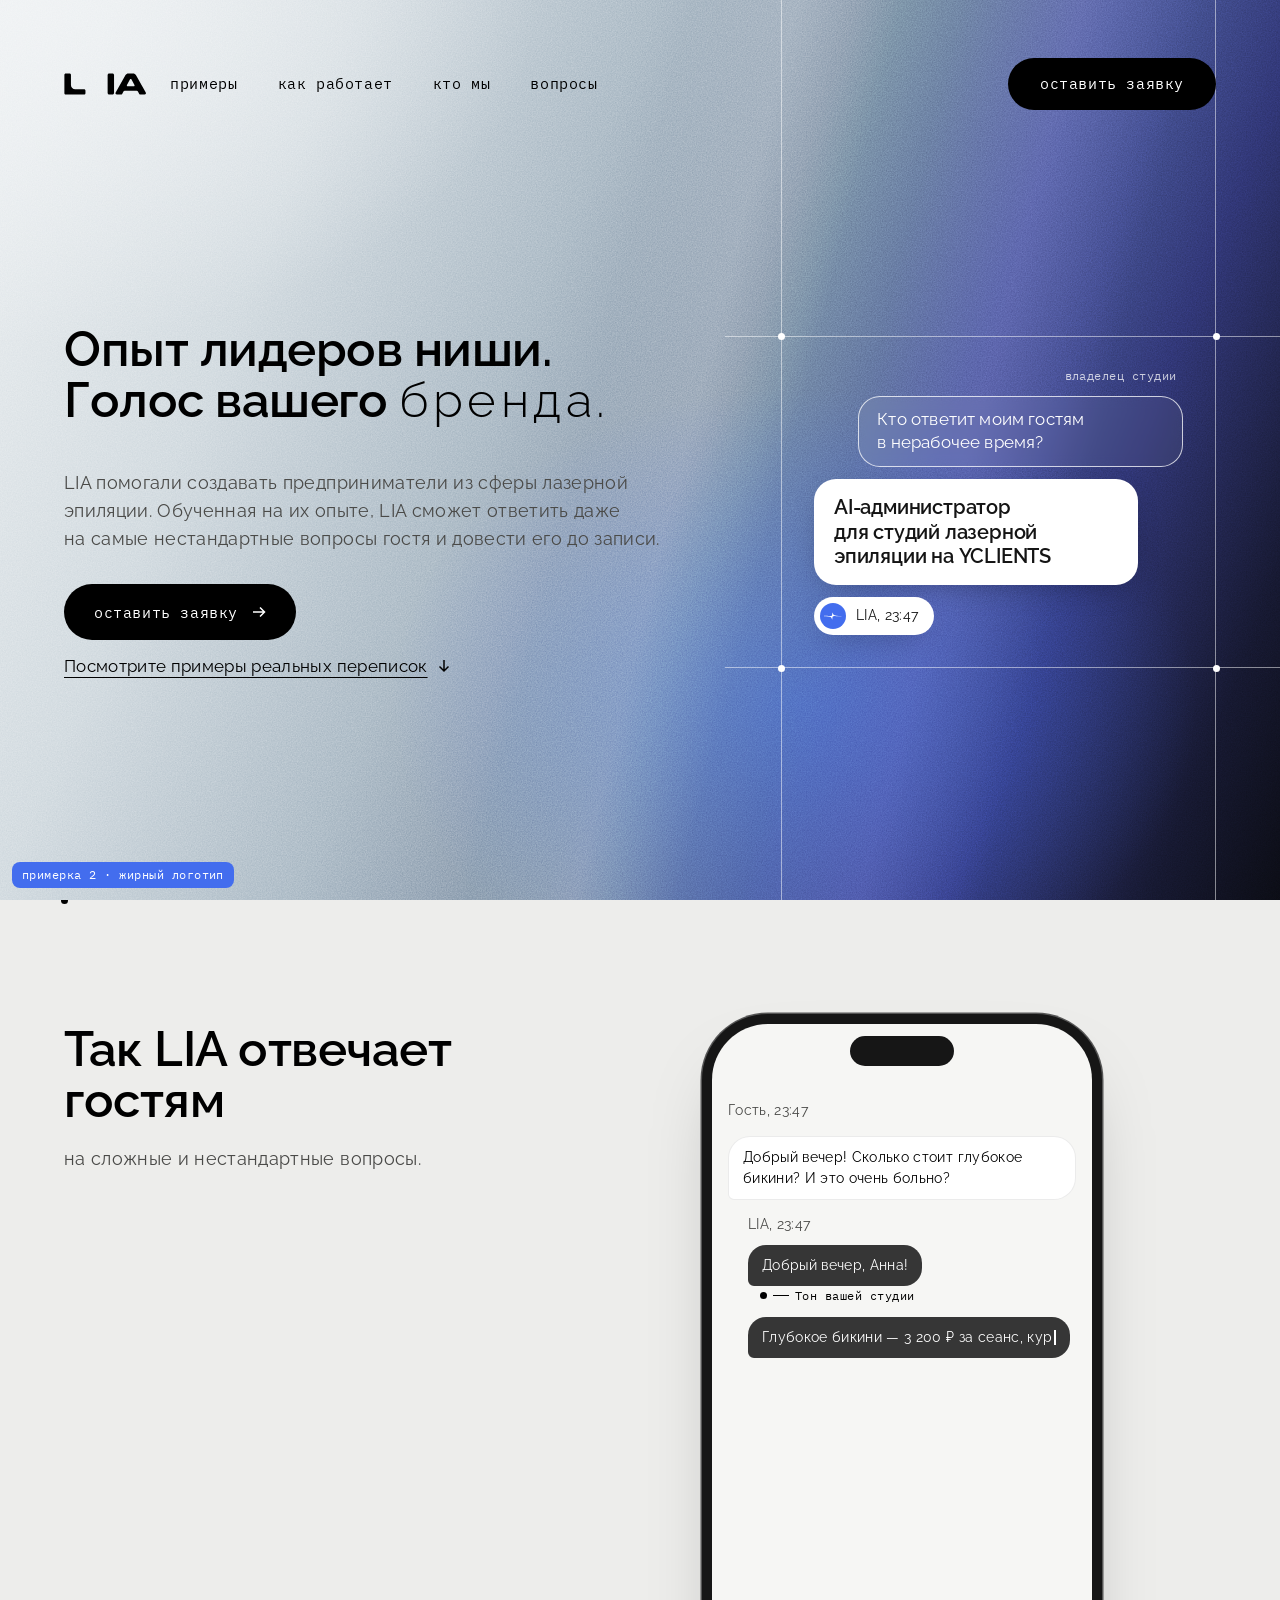
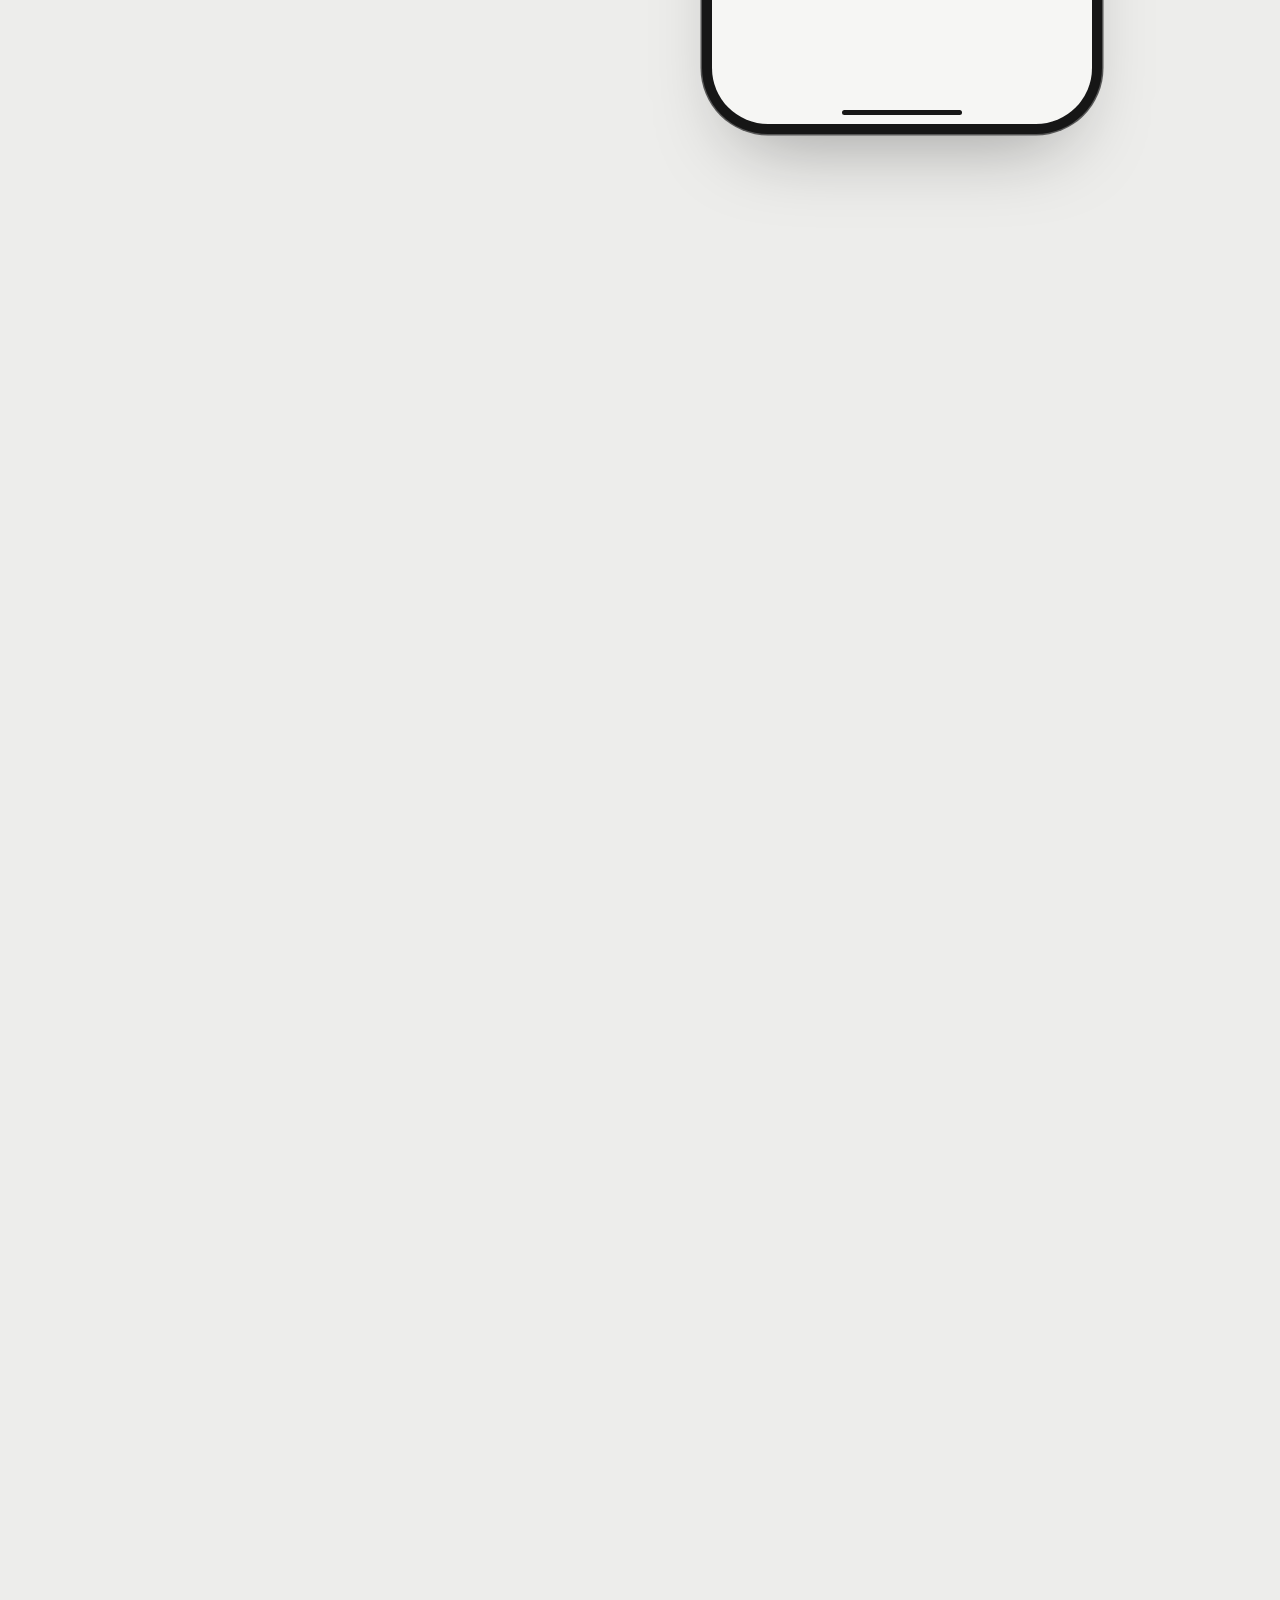
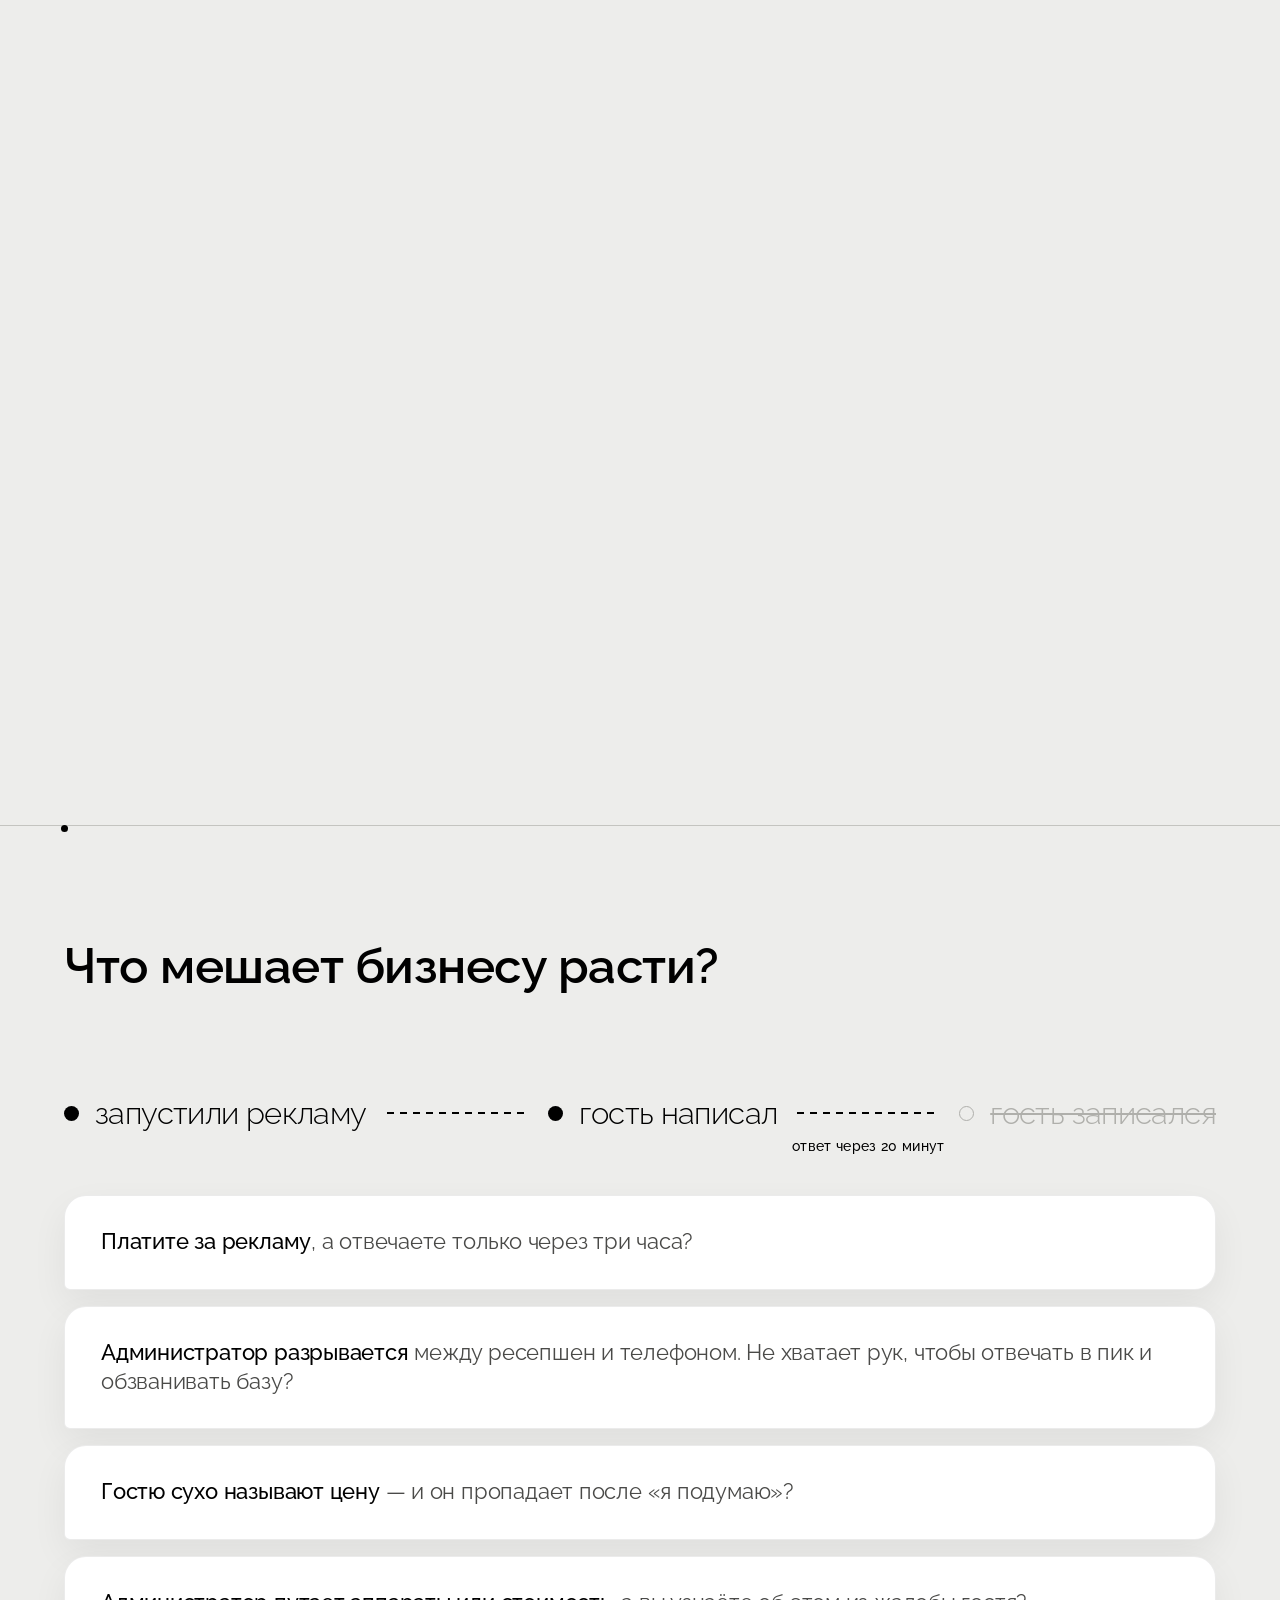
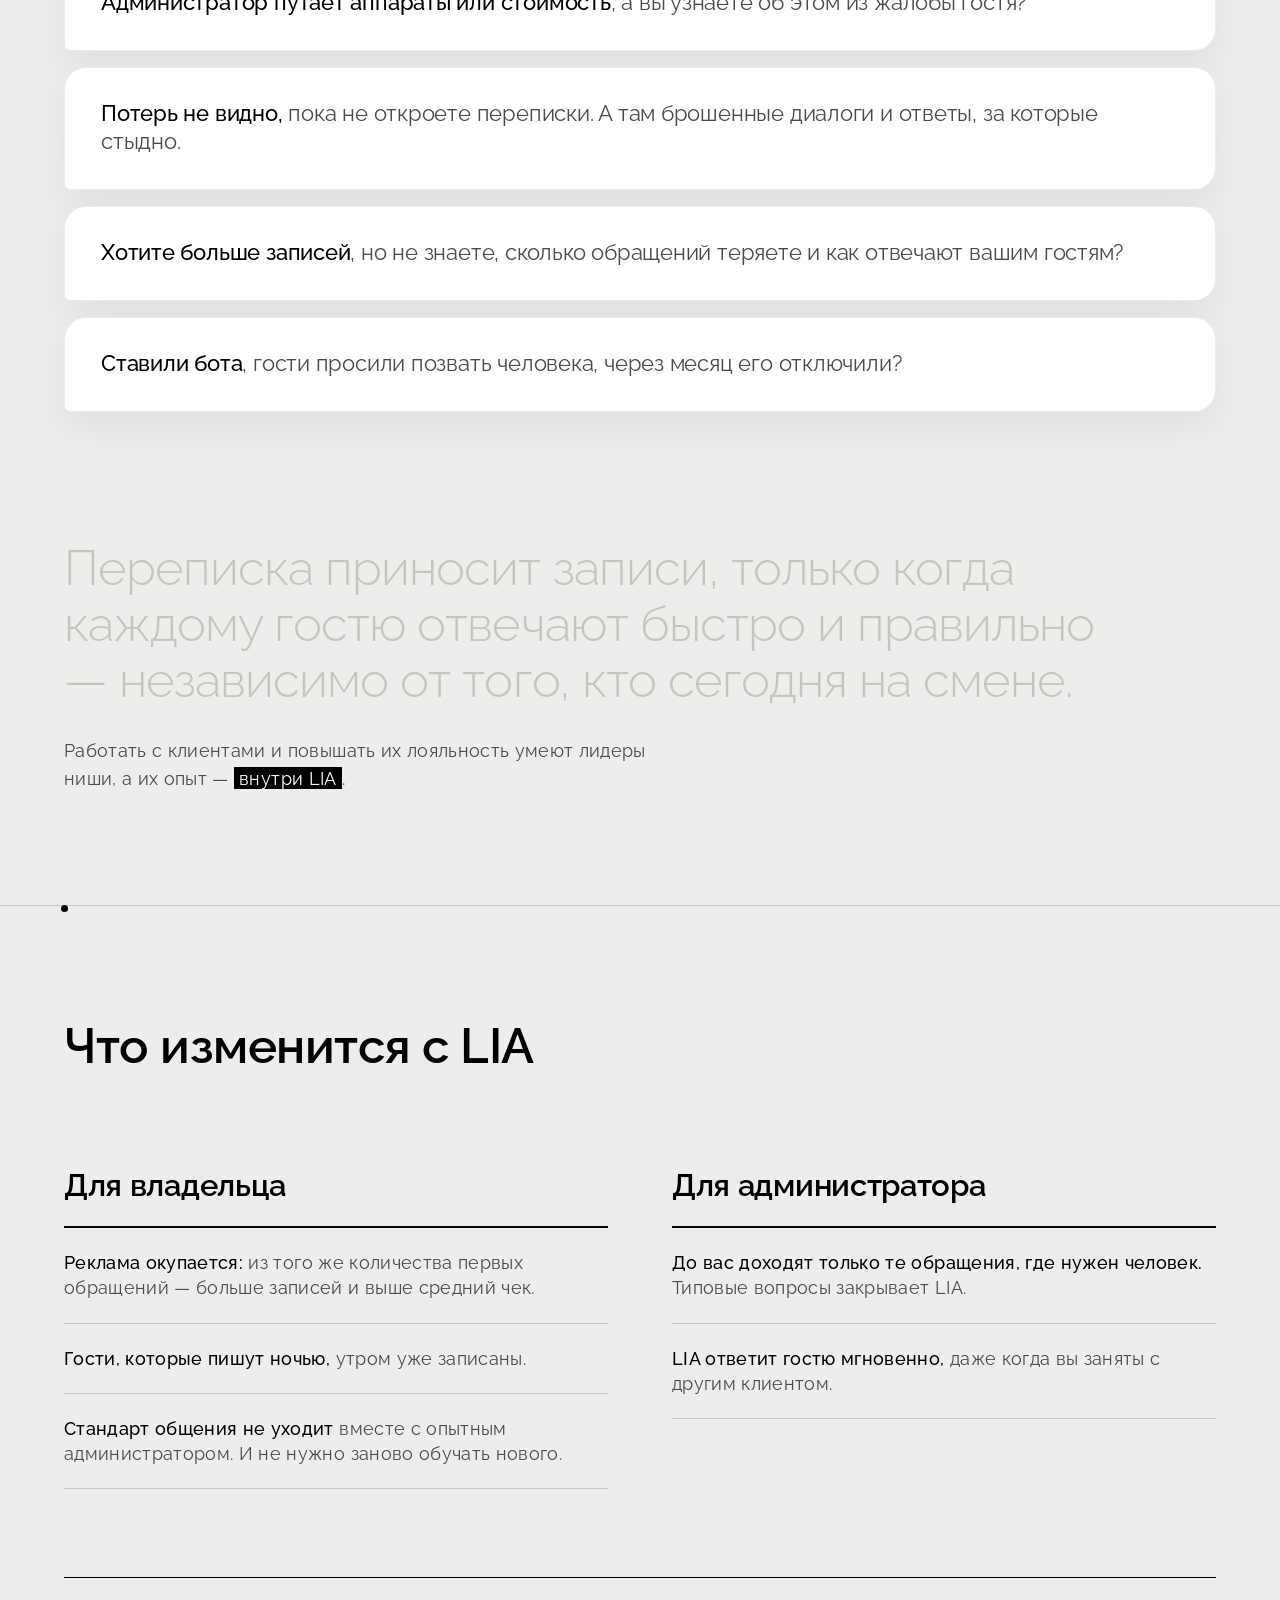
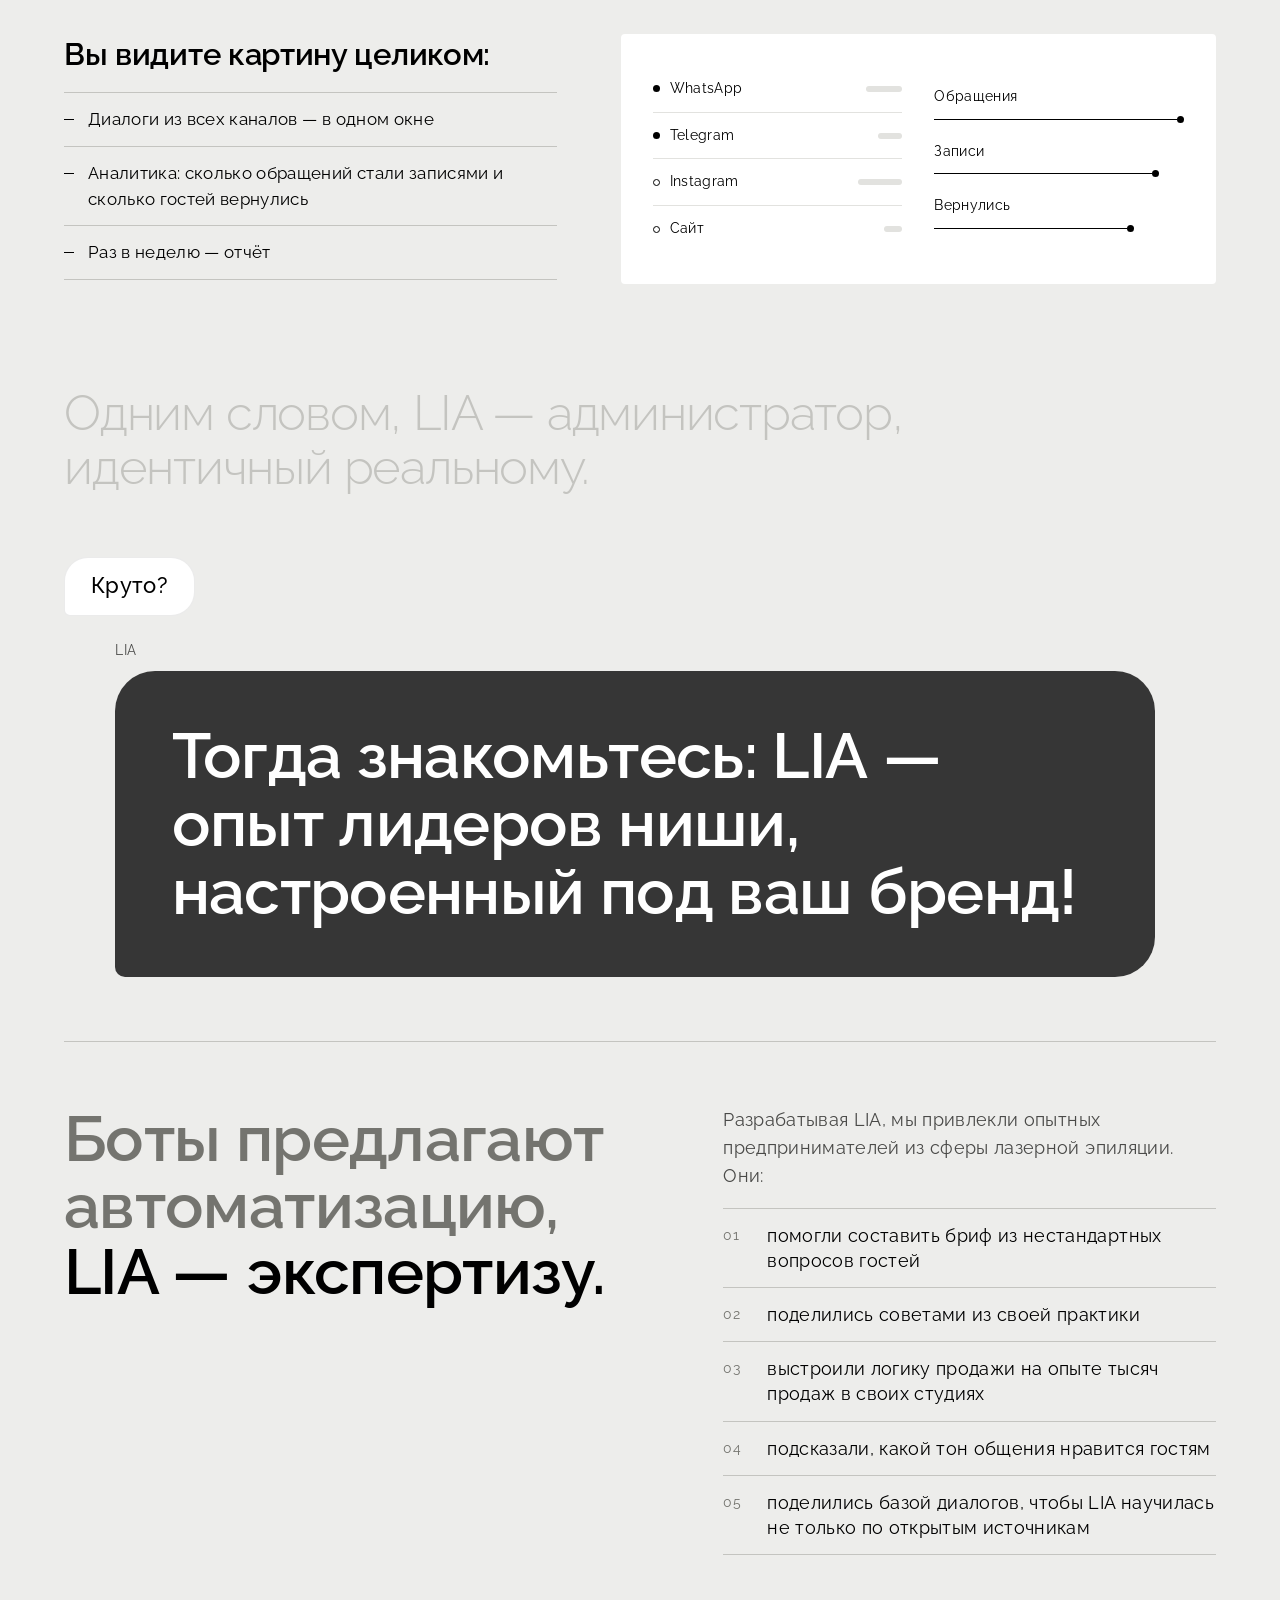
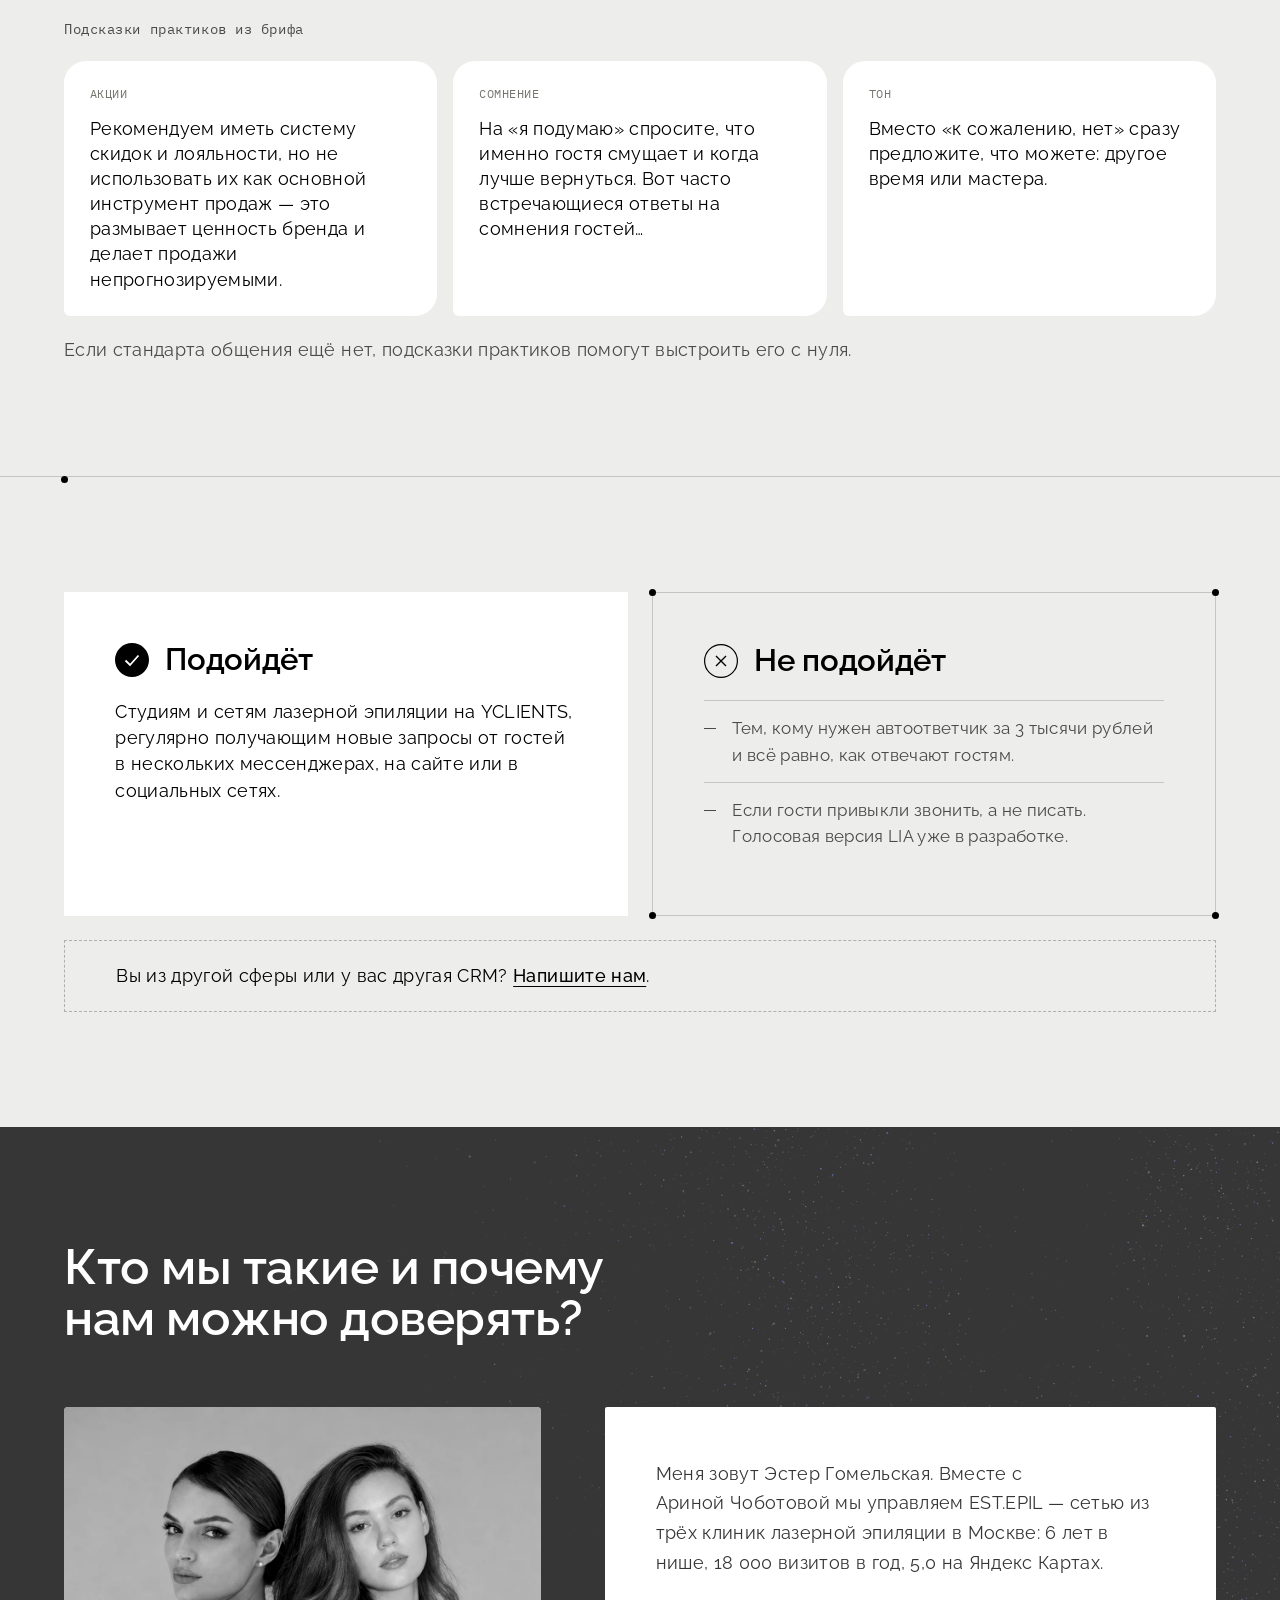
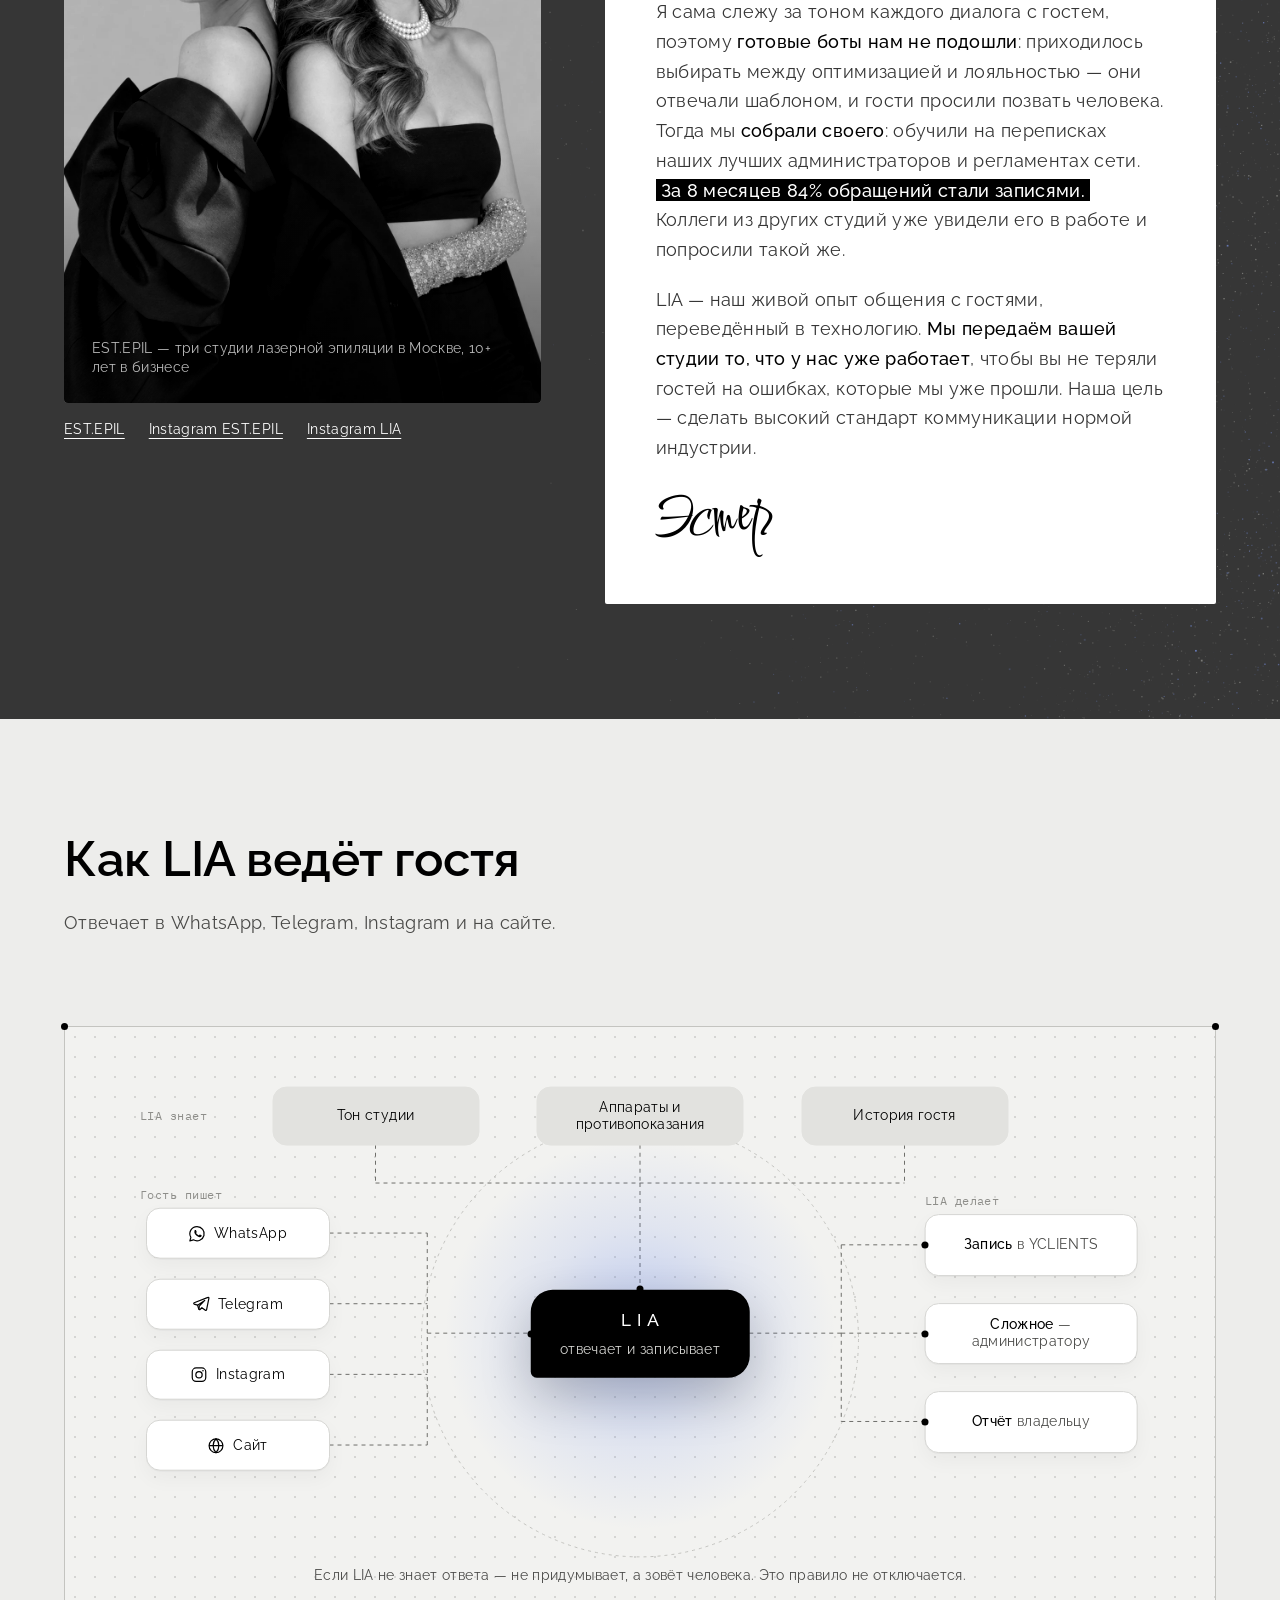
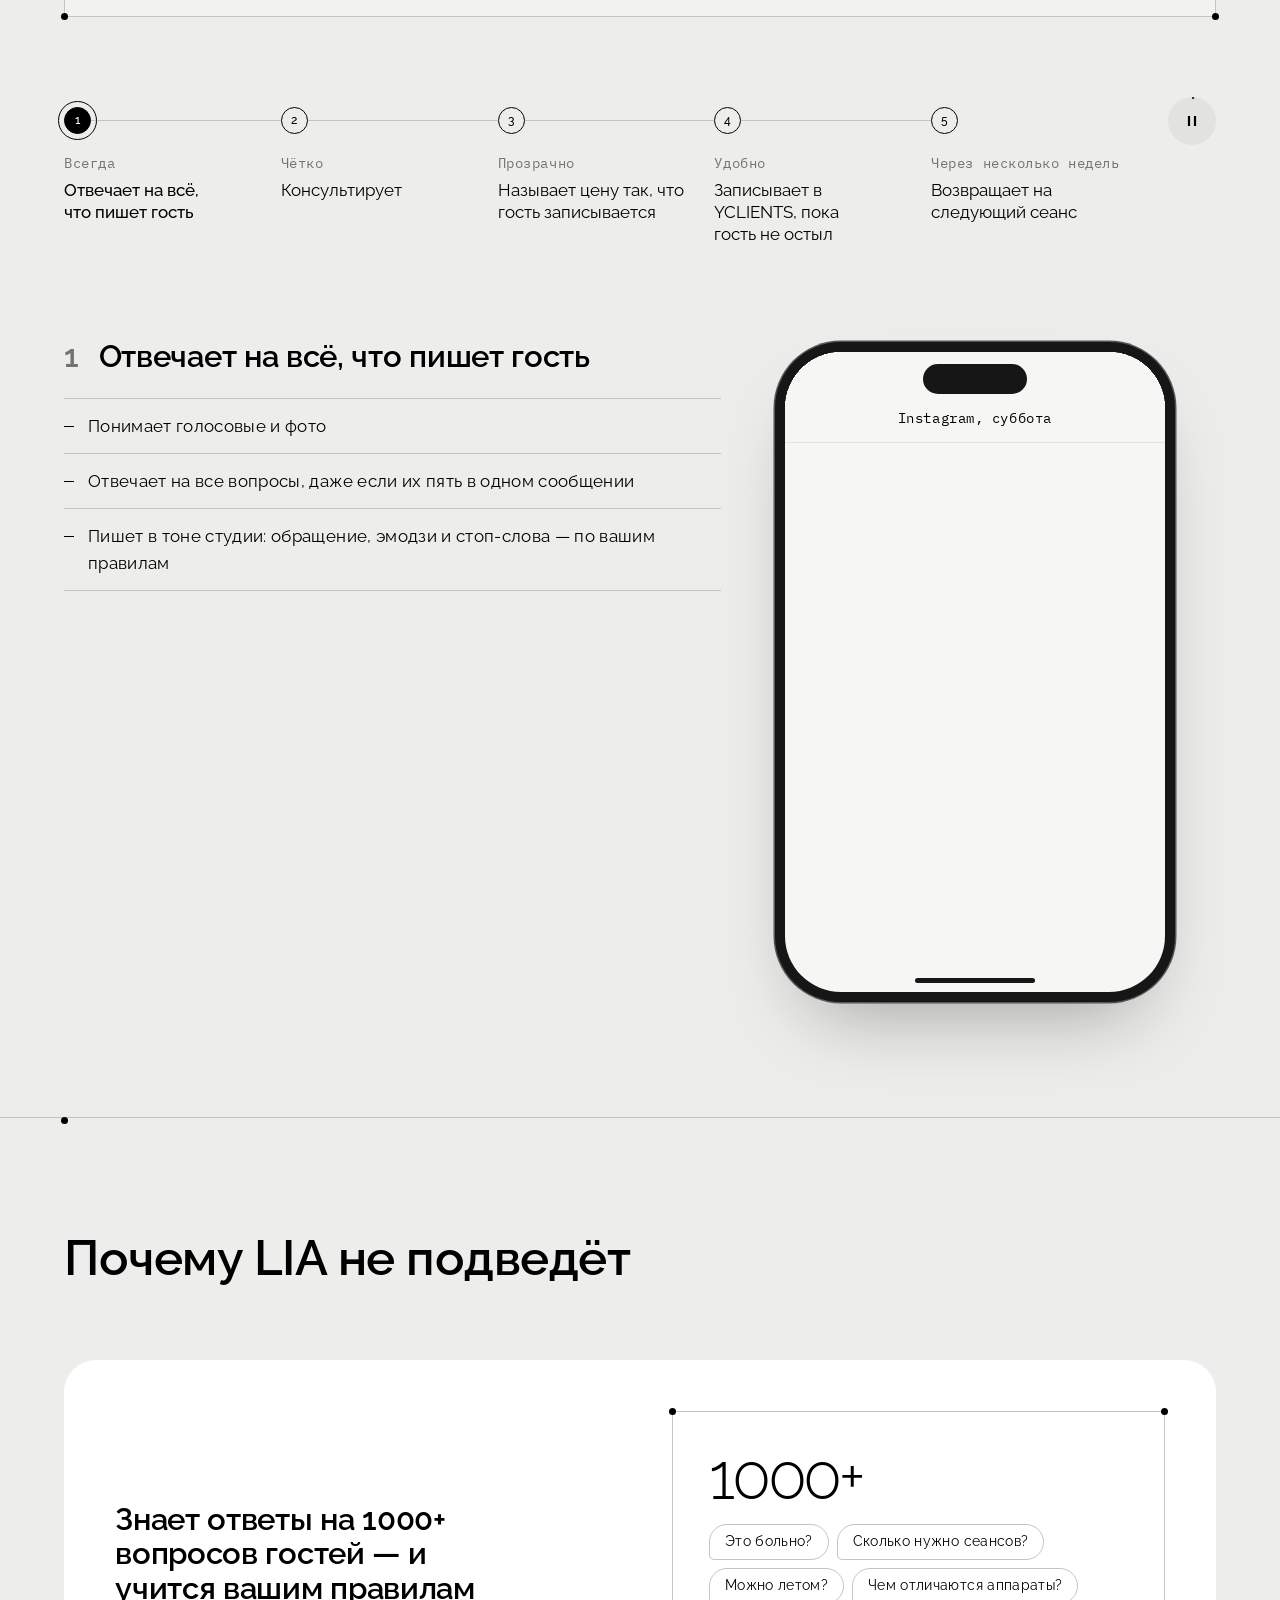
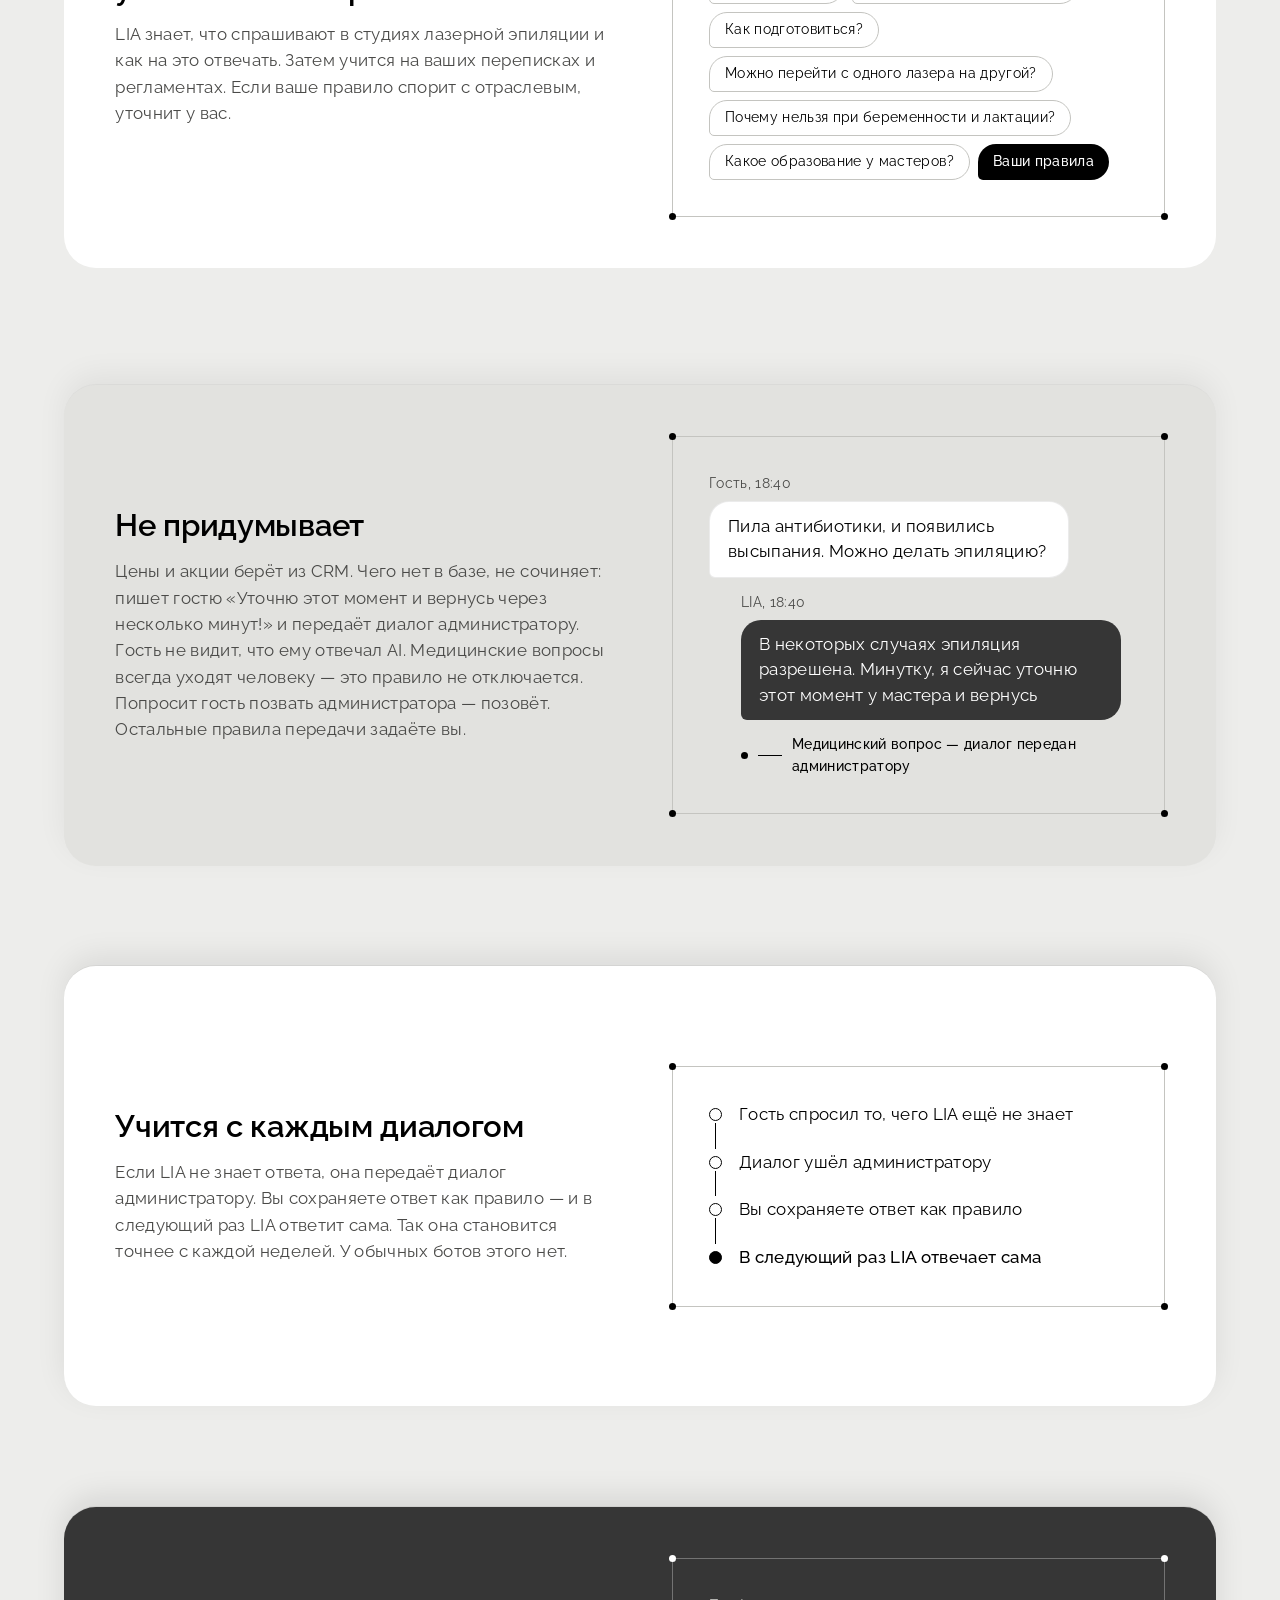
<file: primerka-2.html>
<!doctype html>
<html lang="ru">
<head>
<meta charset="utf-8">
<meta name="viewport" content="width=device-width, initial-scale=1">
<script>document.documentElement.classList.add('js')</script>
<meta name="robots" content="noindex">
<title>Примерка 2 · LIA — AI-администратор для студий лазерной эпиляции на YCLIENTS</title>
<!-- ===== SEO. Домен: при переезде на корп-домен замените https://lia-ai.ru во всём файле, в sitemap.xml и robots.txt ===== -->
<meta name="description" content="AI-администратор отвечает гостям студии за секунды, круглосуточно и в тоне вашего бренда: цены, сомнения, запись в YCLIENTS. Первым десяти студиям — специальные условия.">
<meta name="robots" content="index, follow, max-image-preview:large">
<link rel="canonical" href="https://lia-ai.ru/">
<meta name="theme-color" content="#EDEDEB">
<link rel="icon" href="favicon.svg" type="image/svg+xml">
<!-- Превью при шаринге в Telegram, WhatsApp, соцсетях -->
<meta property="og:type" content="website">
<meta property="og:locale" content="ru_RU">
<meta property="og:site_name" content="LIA">
<meta property="og:url" content="https://lia-ai.ru/">
<meta property="og:title" content="LIA — AI-администратор для бьюти-студий">
<meta property="og:description" content="Отвечает гостям вовремя и правильно — голосом вашего бренда. Ведёт записи в YCLIENTS.">
<meta property="og:image" content="https://lia-ai.ru/og.png">
<meta property="og:image:width" content="1200">
<meta property="og:image:height" content="630">
<meta name="twitter:card" content="summary_large_image">
<meta name="twitter:title" content="LIA — AI-администратор для бьюти-студий">
<meta name="twitter:description" content="Отвечает гостям вовремя и правильно — голосом вашего бренда. Ведёт записи в YCLIENTS.">
<meta name="twitter:image" content="https://lia-ai.ru/og.png">
<!-- Шрифты: preconnect ускоряет первый рендер текста -->
<link rel="preconnect" href="https://fonts.googleapis.com">
<link rel="preconnect" href="https://fonts.gstatic.com" crossorigin>
<!-- Структурированные данные для поисковиков: кто мы + FAQ (дублирует блок «Частые вопросы» ниже; правьте оба места) -->
<script type="application/ld+json">
{
  "@context": "https://schema.org",
  "@graph": [
    {
      "@type": "Organization",
      "@id": "https://lia-ai.ru/#org",
      "name": "LIA",
      "url": "https://lia-ai.ru/",
      "description": "AI-администратор для студий лазерной эпиляции на YCLIENTS",
      "founder": [
        {"@type": "Person", "name": "Эстер Гомельская"},
        {"@type": "Person", "name": "Арина Чоботова"}
      ],
      "contactPoint": {"@type": "ContactPoint", "contactType": "sales", "url": "https://t.me/lia_ai_team_bot"}
    },
    {
      "@type": "SoftwareApplication",
      "name": "LIA",
      "applicationCategory": "BusinessApplication",
      "operatingSystem": "Web",
      "description": "AI-администратор: отвечает гостям студии лазерной эпиляции в мессенджерах и соцсетях, консультирует по ценам и аппаратам, записывает в YCLIENTS.",
      "url": "https://lia-ai.ru/",
      "provider": {"@id": "https://lia-ai.ru/#org"},
      "offers": {"@type": "Offer", "description": "Первым десяти студиям — специальные условия", "url": "https://t.me/lia_ai_team_bot?start=site_cta"}
    },
    {
      "@type": "FAQPage",
      "mainEntity": [
        {"@type": "Question", "name": "Чем LIA отличается от других ботов?", "acceptedAnswer": {"@type": "Answer", "text": "Обучена на опыте и кейсах реальных предпринимателей из ниши лазерной эпиляции; знает историю гостя и записывает прямо в диалоге; отвечает на нестандартные вопросы и редко зовёт администратора; непрерывно учится на работе с вашими гостями; понимает голосовые и фото; присылает отчёт владельцу."}},
        {"@type": "Question", "name": "В каких мессенджерах работает LIA?", "acceptedAnswer": {"@type": "Answer", "text": "WhatsApp, Telegram, Instagram и чат на сайте. Скоро — Max."}},
        {"@type": "Question", "name": "Сколько занимает настройка?", "acceptedAnswer": {"@type": "Answer", "text": "Звонок-знакомство — 20 минут, бриф — в диалоге с LIA. После брифа LIA сразу начинает отвечать гостям."}},
        {"@type": "Question", "name": "Может ли LIA делать рассылки?", "acceptedAnswer": {"@type": "Answer", "text": "LIA напоминает о записи и сама пишет гостю, когда подходит срок следующего сеанса."}},
        {"@type": "Question", "name": "Можно ли поговорить с LIA по телефону?", "acceptedAnswer": {"@type": "Answer", "text": "Пока LIA отвечает в переписке. Голосовая версия уже в разработке."}},
        {"@type": "Question", "name": "Как отключить, если не понравится?", "acceptedAnswer": {"@type": "Answer", "text": "Напишите нам — отключим. Все записи останутся в YCLIENTS."}},
        {"@type": "Question", "name": "Гости поймут, что это не человек?", "acceptedAnswer": {"@type": "Answer", "text": "LIA пишет как живой администратор вашей студии и не называет себя ботом. На прямой вопрос отвечает: «Я цифровой ассистент студии X»."}},
        {"@type": "Question", "name": "Как проверить, что LIA отвечает правильно?", "acceptedAnswer": {"@type": "Answer", "text": "Все диалоги — в кабинете, сложное уходит сотруднику, каждую запись подтверждает администратор. Раз в неделю присылаем отчёт."}},
        {"@type": "Question", "name": "А если LIA не знает ответа?", "acceptedAnswer": {"@type": "Answer", "text": "Не придумывает. Пишет гостю: «Мне нужно уточнить этот момент, вернусь к вам» — и передаёт диалог сотруднику."}},
        {"@type": "Question", "name": "Гость может прислать фото?", "acceptedAnswer": {"@type": "Answer", "text": "Да. LIA консультирует по фото, где может, остальное передаёт сотруднику."}},
        {"@type": "Question", "name": "Кто подтверждает запись?", "acceptedAnswer": {"@type": "Answer", "text": "Администратор — в кабинете LIA или в YCLIENTS."}},
        {"@type": "Question", "name": "LIA заменит администратора?", "acceptedAnswer": {"@type": "Answer", "text": "Нет. LIA снимает с команды вечерние, выходные и пиковые переписки. Спорное по-прежнему решает администратор."}},
        {"@type": "Question", "name": "Нужен ли программист?", "acceptedAnswer": {"@type": "Answer", "text": "Нет. Достаточно брифа в диалоге с LIA и звонка-знакомства — на нём подскажем, как всё настроить."}},
        {"@type": "Question", "name": "Сколько стоит LIA?", "acceptedAnswer": {"@type": "Answer", "text": "Цена зависит от числа диалогов и в несколько раз ниже ставки ещё одного администратора."}}
      ]
    }
  ]
}
</script>
<!--
  Лендинг LIA. Как редактировать:
  • Тексты — обычный HTML ниже: правьте прямо внутри тегов.
  • Примеры переписок (первый экран, «Переписка студии», чаты к шагам 1–5) тоже лежат в разметке.
    Реплики LIA печатаются анимацией из того текста, что написан в HTML.
  • Второй вариант заголовка лежит в комментарии на первом экране.
  • Цвет свечения под курсором и зернистость фона — в начале скрипта внизу файла (NICHE, GRAIN).
  • Заявка и «напишите нам» ведут в Telegram-бот https://t.me/lia_ai_team_bot.
  • Ссылки вида #instagram-lia, #instagram-est-epil, #est-epil — заглушки: замените на настоящие адреса.
-->
<link href="https://fonts.googleapis.com/css2?family=Onest:wght@300;400;500&family=Comforter&display=swap" rel="stylesheet">
<style>
/* ===== «Как LIA ведёт гостя»: схема для десктопа (на телефоне — вертикальная .m-scheme) ===== */
.dscheme{position:relative;margin:0;aspect-ratio:1.95/1;border:1px solid #C4C4C0;background:#F2F2F0 radial-gradient(rgba(0,0,0,0.12) 1px,transparent 1.3px) 0 0/20px 20px}
.ds-c{position:absolute;width:7px;height:7px;border-radius:50%;background:#000}
.ds-lines{position:absolute;left:0;top:0;width:100%;height:100%;overflow:visible}
.ds-lines line{stroke:#9A9A96;stroke-width:1;stroke-dasharray:4 4;vector-effect:non-scaling-stroke}
.ds-ring{fill:none;stroke:#C4C4C0;stroke-width:1;stroke-dasharray:3 4;vector-effect:non-scaling-stroke}
.ds-glow{position:absolute;width:34%;aspect-ratio:1;border-radius:50%;transform:translate(-50%,-50%);background:radial-gradient(closest-side,rgba(67,109,238,0.30),rgba(67,109,238,0.10) 55%,rgba(67,109,238,0) 100%);pointer-events:none}
.ds-lbl{position:absolute;transform:translateY(-50%);font-size:var(--fs-micro);color:#8E8E8A;white-space:nowrap}
.ds-card{position:absolute;transform:translate(-50%,-50%);display:flex;align-items:center;justify-content:center;padding:0 12px;text-align:center;border-radius:14px;background:#FFFFFF;border:1px solid #D6D6D3;box-shadow:0 1px 0 rgba(0,0,0,.03),0 8px 20px rgba(0,0,0,.04);font-size:var(--fs-small);line-height:1.25;color:#000}
.ds-know{background:#E2E2DF;border-color:#E2E2DF;box-shadow:none}
.ds-out{color:#4A4A48}
.ds-out b{font-weight:500;color:#000}
.ds-core{position:absolute;transform:translate(-50%,-50%);display:flex;flex-direction:column;align-items:center;justify-content:center;gap:6px;border-radius:22px 22px 22px 6px;background:#000;color:#fff;box-shadow:0 18px 50px rgba(0,0,0,.22)}
.ds-logo{font-size:var(--fs-body);font-weight:500;letter-spacing:.36em;padding-left:.36em}
.ds-sub{font-size:var(--fs-small);color:#D6D6D3}
.ds-dot{position:absolute;width:7px;height:7px;border-radius:50%;background:#000;transform:translate(-50%,-50%)}
.ds-note{position:absolute;left:0;right:0;bottom:5%;text-align:center;font-size:var(--fs-small);color:#4A4A48}
/* на десктопе схема заменяет строку плашек каналов */
@media (min-width:981px){#kak > div:first-child > div > div[aria-hidden]{display:none !important}}
@media (max-width:980px){.dscheme{display:none}.kak-sub{display:none}}
/* Шкала шрифтов: 8 ступеней, вес тонкий (300) у крупных, 400–500 у текста. Меняйте размер здесь, а не в элементах */
:root{--fs-display:clamp(40px,5vw,72px);--fs-h2:clamp(32px,3.8vw,52px);--fs-h3:clamp(24px,2.4vw,34px);--fs-lead:clamp(20px,1.7vw,24px);--fs-intro:clamp(18px,1.4vw,20px);--fs-body:17px;--fs-small:14px;--fs-micro:12px}
@media (max-width:980px){:root{--fs-display:clamp(30px,8.4vw,40px);--fs-h2:clamp(28px,7.6vw,34px);--fs-h3:22px;--fs-lead:19px;--fs-intro:17px;--fs-body:16px;--fs-small:13px;--fs-micro:12px}}
/* Единая сетка отступов: --sec — вертикальный паддинг секций, --pad-x — боковой, --gap — заголовок→контент */
:root{--sec:clamp(80px,9vw,140px);--pad-x:clamp(20px,5vw,64px);--gap:clamp(40px,5vw,64px);--gap-lg:clamp(48px,6vw,80px)}
body{margin:0;background:#EDEDEB}
*{box-sizing:border-box}
a{color:#000}a:hover{color:#4A4A48}
::selection{background:#436DEE;color:#fff}
:focus-visible{outline:2px solid #000;outline-offset:3px}
.on-dark :focus-visible{outline-color:#fff}
.on-dark a{color:#fff}.on-dark a:hover{color:#D6D6D3}
.nav-links{display:flex}
@media (max-width:860px){.nav-links{display:none}}
.lia-row{display:grid;grid-template-columns:minmax(0,1fr) 196px;align-items:start}
.lia-bg{position:absolute;top:0;bottom:0;left:0;right:196px;background:#363636;border-radius:22px 22px 22px 6px}
.lia-anno{gap:6px !important}.lia-anno > span:nth-child(2){width:16px !important}.lia-anno > span:last-child{font-size:var(--fs-micro) !important;line-height:1.25 !important}
@media (max-width:760px){.lia-row{grid-template-columns:minmax(0,1fr)}.lia-anno{display:none !important}.lia-bg{right:0}}
.sticky-spec{position:sticky !important;top:140px}
@media (max-width:980px){.sticky-spec{position:relative !important;top:auto !important}}
.caret{display:inline-block;width:2px;height:1.05em;background:currentColor;vertical-align:-0.18em;margin-left:2px;animation:lia-blink 1s steps(1) infinite}
@keyframes lia-blink{50%{opacity:0}}
.dots{display:inline-flex;gap:4px}
.dots i{display:block;width:6px;height:6px;border-radius:50%;background:#000;animation:lia-dot 1.1s infinite ease-in-out}
.dots i:nth-child(2){animation-delay:.15s}.dots i:nth-child(3){animation-delay:.3s}
@keyframes lia-dot{0%,80%,100%{opacity:.2}40%{opacity:1}}
.rise{animation:lia-rise .55s cubic-bezier(.2,.7,.2,1) both}
@keyframes lia-rise{from{opacity:0;transform:translateY(8px)}to{opacity:1;transform:none}}
.btn-dark:hover{background:#363636 !important;color:#FFFFFF !important}
.btn-light:hover{background:#E2E2DF !important;color:#000000 !important}
.mark{background:#000;color:#fff;padding:.04em .28em;-webkit-box-decoration-break:clone;box-decoration-break:clone}
.sr{position:absolute;width:1px;height:1px;overflow:hidden;clip:rect(0 0 0 0);white-space:nowrap}
:root{--spring:cubic-bezier(.33,1.42,.05,.96);--expo:cubic-bezier(.19,1,.22,1);--bounce:linear(0,.009,.035 2.1%,.141,.281 6.7%,.723 12.9%,.938 16.7%,1.017,1.077,1.121,1.149 24.3%,1.159,1.163,1.161,1.154 29.9%,1.129 32.8%,1.051 39.6%,1.017 43.1%,.991,.977 51%,.974 53.8%,.975 57.1%,.997 69.8%,1.003 76.9%,1.004 83.8%,1)}
[hidden]{display:none !important}
[data-count]{font-variant-numeric:tabular-nums}
.pain-lead{font-weight:500}.pain-rest{color:#4A4A48}
.chain-label{transition:color .5s ease}.chain-dot{transition:background .3s ease,border-color .5s ease !important}
.chain-note{opacity:0}
.btn-dark,.btn-light{transition:background .2s ease,transform .5s var(--bounce) !important}
.btn-dark:hover,.btn-light:hover{transform:scale(1.04)}
.btn-dark:active,.btn-light:active{transform:scale(.97)}
@media (max-width:760px),(max-height:700px){.why-card{position:relative !important;top:auto !important}}
@media (prefers-reduced-motion:reduce){.btn-dark,.btn-light{transition:none !important}}
/* ===== Шапка 1:1 с jitter.video: размеры и поведение ===== */
:root{--quad:cubic-bezier(.25,.46,.45,.94);--overshoot:cubic-bezier(.33,1.42,.05,.96);--jbounce:linear(0 0%, 0.255 1%, 0.4449 2%, 0.6018 3%, 0.7355 4%, 0.8513 5%, 0.9525 6%, 1.0413 7%, 1.1195 8%, 1.1881 9%, 1.2484 10%, 1.3011 11%, 1.3468 12%, 1.3862 13%, 1.4198 14%, 1.4479 15%, 1.4709 16%, 1.4892 17%, 1.503 18%, 1.5126 19%, 1.5182 20%, 1.52 21%, 1.5189 22%, 1.5156 23%, 1.5101 24%, 1.5025 25%, 1.4929 26%, 1.4817 27%, 1.469 28%, 1.4552 29%, 1.4406 30%, 1.4254 31%, 1.4099 32%, 1.3943 33%, 1.3787 34%, 1.3633 35%, 1.3481 36%, 1.3333 37%, 1.3188 38%, 1.3048 39%, 1.2912 40%, 1.278 41%, 1.2653 42%, 1.253 43%, 1.2412 44%, 1.2298 45%, 1.2188 46%, 1.2083 47%, 1.1981 48%, 1.1883 49%, 1.1789 50%, 1.1698 51%, 1.1611 52%, 1.1528 53%, 1.1447 54%, 1.137 55%, 1.1296 56%, 1.1225 57%, 1.1156 58%, 1.1091 59%, 1.1028 60%, 1.0967 61%, 1.0909 62%, 1.0854 63%, 1.0801 64%, 1.075 65%, 1.0701 66%, 1.0654 67%, 1.061 68%, 1.0567 69%, 1.0526 70%, 1.0488 71%, 1.0451 72%, 1.0415 73%, 1.0382 74%, 1.035 75%, 1.032 76%, 1.0292 77%, 1.0265 78%, 1.0239 79%, 1.0215 80%, 1.0193 81%, 1.0172 82%, 1.0152 83%, 1.0134 84%, 1.0117 85%, 1.0101 86%, 1.0086 87%, 1.0073 88%, 1.0061 89%, 1.005 90%, 1.004 91%, 1.0032 92%, 1.0024 93%, 1.0018 94%, 1.0012 95%, 1.0008 96%, 1.0004 97%, 1.0002 98%, 1 99%, 1 100%)}
.jh{position:fixed;top:0;left:0;right:0;z-index:50;pointer-events:none;letter-spacing:-0.396px;transition:transform 1.2s var(--expo)}
.jh-wrap{position:relative;width:calc(min(1280px,100%) - 2*clamp(20px,5vw,64px));margin:0 auto;padding-top:39px}
.jh-plate{position:absolute;z-index:0;top:39px;left:50%;width:calc(100% + 60px);height:90px;background:#FFFFFF;border-bottom:1px solid #F2F1F3;border-radius:20px;box-shadow:rgba(0,0,0,0) 0 62px 17px,rgba(0,0,0,.01) 0 40px 16px,rgba(0,0,0,.02) 0 22px 13px,rgba(0,0,0,.04) 0 10px 10px,rgba(0,0,0,.04) 0 2px 5px;opacity:0;transform:translate(-50%,-34.5px);will-change:transform;transition:opacity .2s var(--quad),transform .5s var(--expo) .2s,box-shadow .5s var(--quad),border-radius .5s var(--quad)}
.jh-row{position:relative;z-index:1;display:flex;align-items:center;justify-content:space-between;height:90px}
.jh-left{display:flex;align-items:center;gap:24px;pointer-events:auto}
.jh-logo{position:relative;top:-2px;display:block;font-size:22px;font-weight:500;line-height:28px;letter-spacing:.5em;margin-right:-.5em;color:#000000;text-decoration:none}
.jh-logo:hover{color:#19171C}
.jh-links{display:flex}
.jh-link{display:flex;align-items:center;height:90px;padding:0 20px;font-size:var(--fs-body);font-weight:500;line-height:24px;letter-spacing:-0.2px;color:#000000;text-decoration:none}
.jh-link:first-child{padding-left:0}
.jh-link:hover{color:#19171C}
.jh-links:hover .jh-link:not(:hover){opacity:.35}
.jh-logo,.jh-link{transition:transform .8s var(--overshoot),opacity .3s var(--quad)}
.jh-right{position:relative;display:flex;align-items:center;gap:30px;pointer-events:auto}
.jh-cta{position:relative;z-index:2;transition:transform .8s var(--overshoot)}
.jh-btn{display:inline-flex;padding:0;border:0;background:none;font:inherit;color:#FFFFFF;text-decoration:none;cursor:pointer;-webkit-tap-highlight-color:transparent}
.jh-btn:hover{color:#FFFFFF}
.jh-btn-in{display:inline-flex;align-items:center;justify-content:center;gap:10px;height:52px;padding:8px 32px;border-radius:50px;background:#000000;color:#FFFFFF;font-size:var(--fs-body);font-weight:500;line-height:18px;letter-spacing:-0.36px;white-space:nowrap;transition:transform .3s var(--jbounce),background-color .3s var(--quad),color .3s var(--quad)}
.jh-btn:hover .jh-btn-in{transform:scale(1.05);transition:transform .6s var(--jbounce),background-color .3s var(--quad),color .3s var(--quad)}
.jh-btn:active .jh-btn-in{transform:scale(.9);transition:transform .1s linear}
.jh-burger{position:absolute;right:0;top:50%;transform:translateY(-50%) scale(0);transition:transform .8s var(--overshoot)}
.jh-burger .jh-btn-in{width:52px;padding:0}
.jh-burger .i-close{display:none}
.jh.menu-open .jh-burger .i-close{display:block}
.jh.menu-open .jh-burger .i-burger{display:none}
.jh-menu{display:none}
.jh.is-sticky .jh-plate{opacity:1;transform:translate(-50%,-140px);transition:opacity .3s var(--quad),transform .75s var(--expo),box-shadow .5s var(--quad),border-radius .5s var(--quad)}
.jh.is-sticky.is-min .jh-plate{box-shadow:none !important}
.jh.is-sticky.is-min:not(.was-sticky) .jh-plate{opacity:0 !important}
.jh.show-bg .jh-plate{transform:translate(-50%,0);transition:opacity .3s var(--quad),transform .75s var(--overshoot),box-shadow .5s var(--quad),border-radius .5s var(--quad)}
.jh.is-sticky.is-min .jh-logo,.jh.is-sticky.is-min .jh-link{transform:translateY(-130px)}
.jh.is-sticky.is-min .jh-left{pointer-events:none}
@media (min-width:1025px){
.jh.is-sticky.is-min .jh-cta{transform:translateX(-67px)}
.jh.is-sticky.is-min .jh-burger{transform:translateY(-50%) scale(1)}
}
@media (min-width:1441px){
.jh{letter-spacing:-0.4px}
.jh-wrap{width:calc(min(1280px,100%) - 2*clamp(20px,5vw,64px))}
.jh-plate{top:34.5px;width:calc(100% + 80px);height:100px}
.jh-wrap{padding-top:34.5px}
.jh-row{height:100px}
.jh-left{gap:40px}
.jh-link{height:100px;padding:0 24px}
}
@media (max-width:1024px){
.jh-wrap{width:calc(100% - 2*clamp(20px,5vw,64px) - 20px)}
.jh-plate{top:15px;width:calc(100% + 20px);height:70px;border-radius:10px;transition:border-radius .5s var(--quad),box-shadow .1s var(--quad),opacity .2s var(--quad),transform .5s var(--expo) .2s}
.jh-wrap{padding-top:15px}
.jh-row{height:70px}
.jh-links,.jh-cta{display:none}
.jh-logo{font-size:var(--fs-intro);line-height:24px}
.jh-burger{position:static;transform:none;transition:none}
.jh-burger .jh-btn-in{background:#FFFFFF;color:#19171C}
.jh:not(.show-bg):not(.menu-open) .jh-burger .jh-btn-in{background:#F2F1F3}
.jh.menu-open .jh-burger .jh-btn-in{background:#19171C;color:#FFFFFF}
.jh-menu{position:fixed;inset:0;z-index:-1;display:flex;flex-direction:column;padding:110px 20px 32px;background:#FFFFFF;pointer-events:auto;opacity:0;visibility:hidden;transition:opacity .3s var(--quad),visibility 0s linear .3s}
.jh.menu-open .jh-menu{opacity:1;visibility:visible;transition:opacity .3s var(--quad)}
.jh.menu-open .jh-plate{box-shadow:none !important;background:transparent}
.jh-menu a.jh-mlink{padding:14px 0;border-bottom:1px solid #F2F1F3;font-size:var(--fs-lead);font-weight:500;line-height:1.2;letter-spacing:-0.02em;color:#19171C;text-decoration:none}
.jh-menu .jh-btn{margin-top:28px;align-self:flex-start}
}
@media (prefers-reduced-motion:reduce){.jh,.jh *{transition:none !important}}
.t-track{scrollbar-width:none}.t-track::-webkit-scrollbar{display:none}
.t-nav:hover{background:rgba(255,255,255,0.12) !important}
@media (max-width:640px){.t-card{grid-template-columns:minmax(0,1fr) !important}.t-card .t-photo{grid-column:1 !important;grid-row:auto !important;width:120px !important}}
@media (prefers-reduced-motion:reduce){.caret,.dots i,.rise{animation:none}}
/* ===== Путь гостя: рельс шагов и сцена переписки ===== */
.rail-wrap{display:flex;align-items:flex-start;gap:20px}
.rail{position:relative;flex:1;min-width:0}
.rail-track{position:absolute;left:13.5px;top:13px;width:80%;height:1px;background:#C4C4C0}
.rail-fill{position:absolute;left:0;top:0;width:100%;height:2px;margin-top:-.5px;background:#000000;transform-origin:left center;transform:scaleX(0);transition:transform .5s cubic-bezier(.19,1,.22,1)}
.rail ol{position:relative;list-style:none;margin:0;padding:0;display:grid;grid-template-columns:repeat(5,minmax(0,1fr))}
.step-btn{display:flex;flex-direction:column;align-items:flex-start;width:100%;padding:0 24px 6px 0;background:none;border:0;font:inherit;color:#000000;text-align:left;cursor:pointer}
.step-btn:focus-visible{outline:2px solid #000000;outline-offset:6px;border-radius:4px}
.stop{position:relative;display:flex;align-items:center;justify-content:center;width:27px;height:27px;box-sizing:border-box;border-radius:50%;border:1px solid #000000;background:#EDEDEB;font-size:var(--fs-micro);font-weight:500;line-height:1;font-variant-numeric:tabular-nums;transition:background .35s ease,color .35s ease}
.stop::after{content:"";position:absolute;left:-7px;top:-7px;right:-7px;bottom:-7px;border-radius:50%;border:1px solid #000000;opacity:0;transform:scale(.55);transition:opacity .25s ease,transform .55s cubic-bezier(.33,1.42,.05,.96)}
.step-btn[data-done="true"] .stop,.step-btn.done .stop,.step-btn[aria-pressed="true"] .stop{background:#000000;color:#FFFFFF}
.step-btn[aria-pressed="true"] .stop::after{opacity:1;transform:none}
.step-meta{margin-top:20px;font-size:var(--fs-small);line-height:1.35;color:#74746F}
.step-title{margin-top:6px;font-size:var(--fs-body);line-height:1.3;text-wrap:balance}
.step-btn[aria-pressed="true"] .step-title{font-weight:500}
.step-btn:hover .step-title{text-decoration:underline;text-decoration-thickness:1px;text-underline-offset:4px}
.step-toggle{position:relative;flex:none;width:48px;height:48px;margin-top:-10px;padding:0;border-radius:50%;border:0;background:#E2E2DF;color:#000000;display:flex;align-items:center;justify-content:center;cursor:pointer}
.step-toggle:focus-visible{outline:2px solid #000000;outline-offset:4px}
.step-toggle .ring{position:absolute;left:0;top:0;transform:rotate(-90deg)}
.panels{display:grid}
.panels > *{grid-area:1/1;min-width:0}
.panels > .is-off{visibility:hidden}
.chat-stage{position:relative;flex:1.15 1 460px;min-width:0;margin:0;border:1px solid #C4C4C0;height:clamp(470px,42vw,580px)}
.chat-stage .corner{position:absolute;width:7px;height:7px;border-radius:50%;background:#000000}
.stage-label{position:absolute;z-index:1;left:clamp(20px,3vw,36px);top:20px;font-size:var(--fs-small);color:#4A4A48}
.thread{position:absolute;left:0;top:0;right:0;bottom:0;overflow:hidden;padding:28px clamp(20px,3vw,36px);display:flex;flex-direction:column;justify-content:flex-end;-webkit-mask-image:linear-gradient(to bottom,transparent 0,transparent 44px,#000000 104px);mask-image:linear-gradient(to bottom,transparent 0,transparent 44px,#000000 104px)}
.chat{display:flex;flex-direction:column;gap:14px}
.msg{display:flex;flex-direction:column;gap:6px;align-items:flex-start}
.msg[data-who="lia"],.msg[data-who="note"],.msg[data-who="typing"]{margin-left:32px}
.msg-time{font-size:var(--fs-small);color:#4A4A48}
.b-guest{max-width:400px;background:#FFFFFF;border:1px solid rgba(0,0,0,0.08);border-radius:20px 20px 20px 6px;padding:12px 18px;font-size:var(--fs-body);line-height:1.5}
.b-lia{max-width:430px;background:#363636;color:#FFFFFF;border-radius:20px 20px 20px 6px;padding:12px 18px;font-size:var(--fs-body);line-height:1.5}
.b-lia .ghost{color:rgba(255,255,255,0.16)}
.b-typing{display:flex;align-items:center;height:48px;padding:0 20px;background:#363636;border-radius:20px 20px 20px 6px}
.b-typing .dots i{background:#FFFFFF}
.b-note{display:flex;align-items:center;gap:10px;font-size:var(--fs-small);font-weight:500}
.b-note .d{flex:none;width:7px;height:7px;border-radius:50%;background:#000000}
.b-note .l{flex:none;width:24px;height:1px;background:#000000}
.voice{display:flex;align-items:center;gap:12px}
.voice span{font-size:var(--fs-small);color:#4A4A48}
.photo{display:block;margin-top:10px;width:168px;height:112px;border-radius:12px;background:linear-gradient(160deg,#C9C9C6,#8E8E8B)}
.step-now{display:none}
@media (max-width:760px){
.step-now{display:block;margin:-24px 0 0;font-size:var(--fs-intro);line-height:1.2;font-weight:400;letter-spacing:-0.01em}
.chat-stage{order:-1}
.panels h3{display:none !important}
.rail ol{grid-template-columns:repeat(4,minmax(0,1fr)) 27px}
.rail-track{width:calc(100% - 27px)}
.step-btn{padding:0 0 4px}
.step-meta,.step-title{position:absolute;width:1px;height:1px;overflow:hidden;clip:rect(0 0 0 0);white-space:nowrap}
.step-toggle{margin-top:-11px}
.chat-stage{height:470px}
.b-guest,.b-lia{font-size:var(--fs-small)}
}
@media (prefers-reduced-motion:reduce){.rail-fill,.stop,.stop::after{transition:none}}
/* ===== Фото основательниц: мягкий синий дуотон (тени #16245E, света #B4C6FF) ===== */
.duo{position:relative;display:block;overflow:hidden;aspect-ratio:4/5;border-radius:4px;background:#BDBDBD;color:#FFFFFF;text-decoration:none;isolation:isolate}
.duo > img{position:absolute;left:0;top:0;width:100%;height:100%;object-fit:cover;object-position:50% 18%;filter:grayscale(1) contrast(1.12)}
.duo-fake{position:absolute;left:0;top:0;right:0;bottom:0;background:linear-gradient(180deg,#F4F4F4 0%,#D2D2D2 48%,#8C8C8C 78%,#3A3A3A 100%)}
.duo-fake .ring{position:absolute;aspect-ratio:1;border-radius:50%;border:clamp(14px,2vw,26px) solid #FFFFFF;filter:blur(clamp(8px,1.2vw,16px));opacity:.9}
.duo-fake .glow{position:absolute;border-radius:50%;background:radial-gradient(closest-side,#FFFFFF,rgba(255,255,255,0));filter:blur(10px)}
.duo::before,.duo::after{content:"";position:absolute;left:0;top:0;right:0;bottom:0;pointer-events:none;z-index:1}
.duo::before{display:none}
.duo::after{background:linear-gradient(180deg,rgba(0,0,0,0) 55%,rgba(0,0,0,0.5) 100%)}
.duo-cap{position:absolute;z-index:2;left:clamp(18px,2.4vw,28px);right:clamp(18px,2.4vw,28px);bottom:clamp(16px,2.2vw,26px);display:flex;flex-direction:column;gap:6px}
.duo-name{font-size:var(--fs-lead);line-height:1.2;font-weight:400;letter-spacing:-0.01em;color:#FFFFFF}
@media (hover:hover) and (pointer:fine){.duo-name{display:none}}
.duo-role{font-size:var(--fs-small);line-height:1.35;color:rgba(255,255,255,0.72)}
/* ===== Подпись под письмом ===== */
.sign{margin-top:12px;display:flex;flex-direction:column;gap:4px}
.sign-hand{font-family:'Comforter',cursive;font-weight:400;font-size:58px;line-height:1;color:#000000;transform:rotate(-4deg);transform-origin:left bottom;width:max-content}
.sign-name{font-size:var(--fs-small);line-height:1.4;color:#74746F}
/* Заголовки колонок «Что изменится»: на десктопе линии под ними на одном уровне, даже если один заголовок в две строки */
@media (min-width:1000px){.ben-h{min-height:calc(2.2em + clamp(16px,1.8vw,24px) + 2px);display:flex;align-items:flex-end}}

[hidden]{display:none !important}
@media (prefers-reduced-motion:no-preference){html{scroll-behavior:smooth}}
/* Вопросы: узкие строки без линий и плюсов, как список наград на wearestokt.com.
   При наведении по строке проходит «молния» — светлый синий блик слева направо, — и остаётся лёгкий синий тон.
   Текст остаётся тёмным, контраст не страдает. По клику ответ плавно раскрывается. */
.faq summary{position:relative;overflow:hidden;list-style:none;display:block;margin:0 -14px;padding:7px 14px;border-radius:6px;color:#363636;cursor:pointer;transition:background-color .8s ease,color .3s ease}
.faq summary::-webkit-details-marker{display:none}
.faq summary h3{position:relative;z-index:1;margin:0;font-size:var(--fs-intro);font-weight:400;line-height:1.4}
.faq summary::before{content:"";position:absolute;left:0;top:0;right:0;bottom:0;pointer-events:none;opacity:0;background:linear-gradient(100deg,rgba(67,109,238,0) 30%,rgba(67,109,238,.22) 44%,rgba(190,210,255,.95) 49.5%,rgba(255,255,255,1) 50%,rgba(190,210,255,.95) 50.5%,rgba(67,109,238,.22) 56%,rgba(67,109,238,0) 70%) no-repeat;background-size:260% 100%;background-position:100% 0}
.faq[open] summary{color:#000000}
.faq[open] summary h3{font-weight:500}
.faq summary:focus-visible{outline:2px solid #000000;outline-offset:2px}
@media (hover:hover) and (pointer:fine){
.faq summary:hover{background-color:rgba(67,109,238,.1);color:#000000;transition-duration:.25s,.2s}
.faq summary:hover::before{animation:faq-bolt .8s cubic-bezier(.3,.7,.2,1) both}
}
@keyframes faq-bolt{0%{opacity:1;background-position:100% 0}80%{opacity:1}100%{opacity:0;background-position:0% 0}}
@media (prefers-reduced-motion:reduce){.faq summary:hover::before{animation:none}}
@media (max-width:760px){.faq summary{padding:10px 14px}}
.faq-a{overflow:hidden}
.faq-a p{margin:0;padding:4px 48px 18px 0;max-width:42em;color:#4A4A48}
/* ===== FAQ как список: строки на всю ширину, серый текст, при наведении строка заливается синим ===== */
#voprosy{flex-direction:column !important;align-items:stretch !important;gap:var(--gap) !important}
#voprosy > h2,#voprosy .faq-list{flex:none !important;width:100%}
.faq-list{border-top:1px solid #C4C4C0}
.faq{border-bottom:1px solid #C4C4C0}
.faq-list{position:relative}
.faq summary{margin:0 -14px;padding:12px 14px;border-radius:4px;color:#8E8E8A;background:none !important;transition:color .18s ease}
.faq summary::after{display:none !important}
.faq summary::before{z-index:0}
.faq summary h3{position:relative;z-index:1}
.faq[open] summary{color:#000000}
.faq summary.is-lit,.faq summary:hover{color:#000000}
.faq summary:focus-visible{outline:2px solid #000;outline-offset:2px;color:#000}
.faq-a p{padding:2px 14px 22px 0 !important;max-width:46em}
/* Подсветка: одна плашка скользит между строками за курсором; ярче там, где курсор, к краям гаснет */
.faq-lit{position:absolute;left:-14px;right:-14px;top:0;height:0;z-index:0;border-radius:4px;pointer-events:none;opacity:0;
  background:radial-gradient(70% 220% at var(--mx,50%) 50%,#436DEE 0%,rgba(67,109,238,.82) 38%,rgba(67,109,238,.38) 100%);
  transition:top .22s cubic-bezier(.2,.8,.2,1),height .22s cubic-bezier(.2,.8,.2,1),opacity .2s ease}
.faq-lit,.faq-lit.on{display:none}
@media (prefers-reduced-motion:reduce){.faq-lit{transition:opacity .15s ease}}


/* ===== Моушн в духе Jitter (работает только при включённом JS и без «уменьшения движения») ===== */
@media (prefers-reduced-motion:no-preference){
html.js [data-split] .w{display:inline-block;overflow:hidden;vertical-align:top;padding-bottom:.12em;margin-bottom:-.12em}
html.js [data-split] .w>span{display:inline-block;transform:translateY(110%) rotate(6deg);transition:transform 1s var(--spring)}
html.js.ready [data-split] .w>span{transform:none}
html.js .intro-tag{opacity:0;transform:translateY(16px) scale(.96);transition:opacity .3s ease .05s,transform .8s var(--spring) .05s}
html.js .intro-line{transform:scaleY(0);transform-origin:top;transition:transform .5s var(--expo) .55s}
html.js .intro-dot{transform:scale(0);transition:transform .5s var(--spring) .85s}
html.js .intro-rest{opacity:0;transform:translateY(30px);transition:opacity .4s ease .8s,transform .9s var(--spring) .8s}
html.js.ready .intro-tag,html.js.ready .intro-rest,html.js.ready .intro-line,html.js.ready .intro-dot{opacity:1;transform:none}
html.js [data-scrub] .sw{color:#C4C4C0;transition:color .25s ease}
html.js [data-scrub] .sw.on{color:inherit}
html.js .pop{opacity:0;transform:scale(.6);transform-origin:left bottom;transition:opacity .2s ease,transform .8s var(--spring)}
html.js .pop.in{opacity:1;transform:none}
html.js .pop-late{opacity:0;transform:translateY(40px) scale(.97);transform-origin:left top;transition:opacity .4s ease,transform 1s var(--spring)}
html.js .pop-late.in{opacity:1;transform:none}
html.js .why-vis{opacity:0;transform:translateY(40px) scale(.94);transition:transform .9s var(--spring),opacity .4s ease}
html.js .why-card.in .why-vis{opacity:1;transform:none}
}
/* ===== Блок проблем: идеальная цепочка и та же цепочка «в жизни» ===== */
.chain .chain-note{transform:translateY(6px);transition:opacity .4s ease 1.9s,transform .6s var(--spring) 1.9s}
.chain.in .chain-note{opacity:1;transform:none}
.chain-real .chain-cut{background:repeating-linear-gradient(90deg,#000 0 7px,transparent 7px 13px) !important}
.chain-real .chain-late .chain-line{display:none}
.chain-real .chain-late .chain-dot{background:#EDEDEB !important;border-color:#AFAFAB !important}
.chain-real .chain-late .chain-label{color:#AFAFAB}
/* ===== Боли: карточки-стопка, каждая следующая наезжает на предыдущую ===== */
.pain{position:relative;background:#FFFFFF;border:1px solid rgba(0,0,0,0.08);border-radius:22px 22px 22px 6px;padding:clamp(22px,2.6vw,32px) clamp(24px,3vw,36px);box-shadow:0 14px 36px rgba(0,0,0,0.06)}
@media (min-width:981px){.pain{position:sticky;top:calc(140px + var(--i,0) * 14px)}}
@media (max-width:980px){.pains{gap:12px !important}}
/* Письмо основательницы: на телефоне длинный абзац разбиваем перед «Тогда мы…» */
@media (max-width:980px){.m-para{display:block;height:1em}}
@media (max-width:860px){.ft-grid{grid-template-columns:repeat(2,minmax(0,1fr)) !important}.ft-grid > :first-child{grid-column:1 / -1}}
/* ===== Путь гостя: смена шага и появление реплик ===== */
.step-toggle:hover{background:#D6D6D3}
@media (prefers-reduced-motion:no-preference){
html.js .panels > .is-on.enter > .rise{animation:step-in .6s var(--spring) both}
html.js .chat{animation:chat-in .45s cubic-bezier(.19,1,.22,1) both}
html.js .msg{animation:msg-in .5s cubic-bezier(.19,1,.22,1) both}
@keyframes step-in{from{opacity:0;transform:translateX(24px)}to{opacity:1;transform:none}}
@keyframes chat-in{from{opacity:0}to{opacity:1}}
@keyframes msg-in{from{opacity:0;transform:translateY(14px) scale(.98)}to{opacity:1;transform:none}}
}
/* ===== Курсор-квадратик ===== */
/* Курсор: квадрат 12px со скруглением 4px, как на wearestokt.com, всегда одного размера.
   Цвет — кобальт из мудборда (размытые кольца, #436DEE). Единственное исключение — элемент с data-cursor:
   над ним курсор становится синей плашкой с белым текстом и стрелкой. */
.cursor-sq{position:fixed;left:0;top:0;z-index:9999;pointer-events:none;font-family:var(--f-mono);opacity:0;transition:opacity .2s ease;will-change:transform}
.cursor-sq.on{opacity:1}
.cursor-sq .cs-in{position:absolute;left:0;top:0;display:flex;align-items:center;justify-content:center;gap:10px;box-sizing:border-box;width:12px;height:12px;padding:0;border-radius:4px;background:#436DEE;color:#0A0A0A;transform:translate(-50%,-50%);overflow:hidden;white-space:nowrap;transition:width .4s cubic-bezier(.22,1,.36,1),height .4s cubic-bezier(.22,1,.36,1),border-radius .4s cubic-bezier(.22,1,.36,1),padding .4s cubic-bezier(.22,1,.36,1)}
.cursor-sq .cs-txt,.cursor-sq .cs-arr{flex:none;opacity:0;transition:opacity .2s ease}
.cursor-sq .cs-txt{font-size:var(--fs-micro);line-height:15px;font-weight:500;letter-spacing:-0.01em}
.cursor-sq.label .cs-in{padding:9px 12px;border-radius:999px;background:#436DEE;color:#FFFFFF}
.cursor-sq.label .cs-txt,.cursor-sq.label .cs-arr{opacity:1;transition-delay:.08s}
@media (hover:hover) and (pointer:fine){html.has-cursor,html.has-cursor *{cursor:none !important}}
/* ===== Шапка: въезд сверху при загрузке, как у Jitter (только на десктопе) ===== */
@media (min-width:1025px) and (prefers-reduced-motion:no-preference){html.js .jh:not(.animate-in){transform:translateY(-100%)}}
/* ===== Мобильная версия (≤980px). Десктоп выше этой ширины не меняется ===== */
.ben-tabs,.m-quote,.m-more,.m-ring,.pains-dots,.m-scheme{display:none}
@media (min-width:981px){.z-title{flex:0 0 auto !important;white-space:nowrap}}
/* Десктоп: больше воздуха между шапкой и первым экраном */
@media (min-width:1025px){#top{padding-top:136px !important}}
/* Финал идеальной цепочки — синяя точка, проявляется после линии */
.chain.in:not(.chain-real) .chain-step:last-child .chain-dot{background:#436DEE !important;border-color:#436DEE !important}
.m-letter{display:flex;flex-direction:column;gap:20px}
@media (max-width:980px){
#top{min-height:0 !important}
/* Тег на первом экране (телефон): плашка LIA слева, текст в две строки справа, выровнен по верху плашки */
.intro-tag{display:grid !important;grid-template-columns:auto minmax(0,1fr);align-items:start;gap:10px !important;min-height:0 !important;padding:5px 14px 7px 5px !important;border-radius:18px !important;font-size:var(--fs-small) !important;line-height:1.35 !important}
.intro-tag > span:first-child{height:24px !important;margin-top:1px;padding:0 8px 0 11px !important;font-size:var(--fs-micro) !important}
/* Большие кнопки-пилюли на телефоне: во всю ширину, текст переносится */
#zayavka .btn-light,#top .btn-dark{width:100%;justify-content:center;text-align:center;white-space:normal;min-height:56px !important;padding:14px 22px !important;font-size:var(--fs-body) !important;line-height:1.3}
/* Цепочки: вертикальная линия слева, шаги справа от точек */
#chain,#chain-real{gap:14px !important}
.chain{grid-template-columns:1fr !important;gap:0 !important;padding:4px 0 0 !important}
.chain-step{position:relative;display:grid !important;grid-template-columns:15px minmax(0,1fr);column-gap:18px;row-gap:4px !important;padding:0 0 22px !important}
.chain-step:first-child{display:none !important}
.chain-step:last-child{padding-bottom:0 !important}
.chain-label{font-size:var(--fs-lead) !important}
.chain:not(.chain-real) .chain-step:last-child{padding-bottom:30px !important}
.chain:not(.chain-real) .chain-step:last-child .chain-line{display:block;bottom:-4px}
.chain:not(.chain-real) .chain-step:last-child svg{display:block !important;left:0;right:auto !important;top:auto !important;bottom:-10px;width:15px;height:15px;transform:rotate(90deg)}
.chain-step > span:not([class]){position:absolute !important;left:0;top:0;bottom:0;width:15px;height:auto !important}
.chain-line{left:6.5px !important;right:auto !important;top:15px !important;bottom:-22px;width:2px !important;height:auto !important;transform:scaleY(var(--chain,1)) !important;transform-origin:top center !important}
.chain-step:last-child .chain-line{display:none}
.chain-real .chain-cut{background:repeating-linear-gradient(180deg,#000 0 7px,transparent 7px 13px) !important}
.chain-step svg{display:none}
.chain-label,.chain-sub,.chain-note{grid-column:2}
.chain-note{position:static !important;margin:0 0 2px}
.chain-sub{margin-top:0 !important}
/* Боли: лента карточек со свайпом */
.pains{flex-direction:row !important;gap:12px !important;overflow-x:auto;scroll-snap-type:x mandatory;margin:0 calc(-1 * var(--pad-x));padding:4px var(--pad-x) 12px !important;scrollbar-width:none;-webkit-overflow-scrolling:touch}
.pains::-webkit-scrollbar{display:none}
.pain{position:relative !important;top:auto !important;flex:0 0 min(80vw,340px);scroll-snap-align:start;box-shadow:none !important}
.pains-dots{display:flex;gap:6px;justify-content:center;margin-top:-28px;width:100%}
.pains-dots i{width:6px;height:6px;border-radius:50%;background:#C4C4C0;transition:background .3s,transform .3s}
.pains-dots i.on{background:#000;transform:scale(1.3)}
/* «Что изменится»: табы вместо двух списков */
.ben-tabs{display:inline-flex;align-self:flex-start;gap:4px;padding:4px;border:1px solid #000;border-radius:999px;background:rgba(255,255,255,0.7)}
.ben-tab{padding:10px 18px;border-radius:999px;border:0;background:none;font:inherit;font-size:var(--fs-small);font-weight:500;color:#4A4A48;cursor:pointer;transition:background .25s,color .25s}
.ben-tab[aria-selected="true"]{background:#000;color:#fff}
.ben-tab:focus-visible{outline:2px solid #000;outline-offset:3px}
.ben-grid{gap:0 !important;margin-top:-12px}
.ben-col:not(.is-on){display:none !important}
.ben-col .ben-h{display:none}
/* «Кто мы»: фото шире, письмо свёрнуто до ключевой фразы */
.duo{aspect-ratio:4/3}
#kto article{padding:24px !important;gap:18px !important}
.m-letter{gap:16px}
/* «Как LIA ведёт гостя»: кольцо из пяти шагов вместо рельса */
#kak{gap:var(--gap-lg) !important}
#kak > div:first-child > div > div[aria-hidden]{display:none !important}
.zsteps > li > span[aria-hidden] > span:last-child{background:rgba(255,255,255,0.55) !important}
.m-scheme{position:relative;display:flex;flex-direction:column;margin:0;padding:22px 16px 18px;border:1px solid #C4C4C0;background:radial-gradient(70% 34% at 50% 54%,rgba(67,109,238,0.20),rgba(67,109,238,0.06) 60%,rgba(67,109,238,0) 100%),radial-gradient(rgba(0,0,0,0.12) 1px,transparent 1.3px) 0 0/18px 18px,#F2F2F0}
.ms-c{position:absolute;width:7px;height:7px;border-radius:50%;background:#000}
.mc-top{display:grid;grid-template-columns:1fr 1fr;gap:10px;align-items:stretch}
.mc-col{display:flex;flex-direction:column;gap:8px}
.mc-col::after{content:"";flex:1;align-self:center;border-left:1px dashed #9A9A96;margin-top:-8px}
.mc-lbl{font-size:var(--fs-micro);color:#8E8E8A;margin-bottom:2px}
.mc-card{display:flex;align-items:center;justify-content:center;min-height:42px;padding:8px 10px;text-align:center;border-radius:12px;background:#FFFFFF;border:1px solid #D6D6D3;box-shadow:0 6px 16px rgba(0,0,0,.04);font-size:var(--fs-small);line-height:1.2}
.mc-know{background:#E2E2DF;border-color:#E2E2DF;box-shadow:none}
.mc-join{display:block;width:100%;height:40px;overflow:visible}
.mc-join-s{height:24px}
.mc-join line{stroke:#9A9A96;stroke-width:1;stroke-dasharray:4 4;vector-effect:non-scaling-stroke}
.mc-core{position:relative;display:flex;flex-direction:column;align-items:center;gap:4px;padding:18px 20px;border-radius:22px 22px 22px 6px;background:#000;color:#fff;box-shadow:0 16px 44px rgba(0,0,0,.22)}
.mc-glow{display:none;position:absolute;left:50%;top:50%;width:150%;aspect-ratio:1;transform:translate(-50%,-50%);border-radius:50%;background:radial-gradient(closest-side,rgba(67,109,238,.28),rgba(67,109,238,.08) 55%,rgba(67,109,238,0));z-index:-1;pointer-events:none}
.mc-dot{position:absolute;width:7px;height:7px;border-radius:50%;background:#000}
.mc-dot-top{left:50%;top:-4px;transform:translateX(-50%)}
.mc-logo{font-size:var(--fs-body);font-weight:500;letter-spacing:.36em;padding-left:.36em}
.mc-sub{font-size:var(--fs-small);color:#D6D6D3}
.mc-outwrap{position:relative;padding-top:34px}
.mc-outwrap::before{content:"";position:absolute;left:50%;top:0;height:34px;border-left:1px dashed #9A9A96}
.mc-outwrap::after{content:"";position:absolute;left:9px;right:50%;top:34px;border-top:1px dashed #9A9A96}
.mc-lbl-out{position:absolute;left:0;top:8px}
.mc-out{position:relative;list-style:none;margin:0;padding:12px 0 0 28px;display:flex;flex-direction:column;gap:8px}
.mc-out::before{content:"";position:absolute;left:9px;top:0;bottom:21px;border-left:1px dashed #9A9A96}
.mc-out li{position:relative;padding:12px 14px;border-radius:12px;background:#FFFFFF;border:1px solid #D6D6D3;font-size:var(--fs-small);line-height:1.2;color:#4A4A48}
.mc-out li b{font-weight:500;color:#000}
.mc-out li::before{content:"";position:absolute;left:-19px;top:50%;width:19px;border-top:1px dashed #9A9A96}
.mc-out li::after{content:"";position:absolute;left:-4px;top:50%;width:7px;height:7px;margin-top:-3.5px;border-radius:50%;background:#000}
.mc-note{margin-top:16px;padding-top:12px;border-top:1px dashed #C4C4C0;font-size:var(--fs-small);line-height:1.45;color:#4A4A48}
.step-now{display:block;font-size:var(--fs-intro);line-height:1.25;font-weight:400;letter-spacing:-0.01em;text-wrap:balance}
.panels h3{display:none !important}
/* «Почему не подведёт»: аккордеон */
#pochemu{gap:var(--gap) !important}
.why-card{position:sticky !important;top:84px !important;min-height:calc(100svh - 110px) !important;margin:0 0 16px !important;padding:24px !important;border-radius:24px !important;box-shadow:0 -10px 30px rgba(0,0,0,0.08) !important;grid-template-columns:minmax(0,1fr) !important;gap:16px !important;align-items:start !important;align-content:start}
.why-card h3{font-size:var(--fs-h3) !important}
.why-vis{margin-top:auto}
/* «Как подключить»: вертикальная линия с точками */
.zsteps{grid-template-columns:1fr !important;gap:0 !important}
.zsteps > li{position:relative;display:grid !important;grid-template-columns:13px minmax(0,1fr);column-gap:18px;row-gap:8px !important;padding-bottom:32px}
.zsteps > li:last-child{padding-bottom:0}
.zsteps > li > span[aria-hidden]{position:absolute;left:0;top:4px;bottom:0;width:13px;flex-direction:column;align-items:center}
.zsteps > li > span[aria-hidden] > span:last-child{width:1px !important;height:auto !important;flex:1 !important}
.zsteps > li:last-child > span[aria-hidden] > span:last-child{display:none}
.zsteps > li > :not([aria-hidden]){grid-column:2}
}

/* ===== Правки после созвона 22.10 ===== */
/* Первый экран: что это за продукт — сразу под ванлайнером, переписки ушли ниже */
@media (min-width:981px){.hero-in{box-sizing:border-box;min-height:calc(100svh - 136px);justify-content:center}}
.hero-what{margin:0;display:flex;flex-wrap:wrap;align-items:center;gap:12px 16px;font-weight:400;font-size:var(--fs-h3);line-height:1.2;letter-spacing:-0.02em;color:#000}
.hw-logo{flex:none;display:inline-flex;align-items:center;height:34px;padding:0 12px 0 16px;border-radius:999px;background:#000;color:#fff;font-size:var(--fs-micro);font-weight:500;letter-spacing:0.36em}
.hero-down{font-size:var(--fs-body);line-height:1.5;color:#000;text-underline-offset:5px}
.hero-down svg{display:inline-block;margin-left:8px;vertical-align:-2px;animation:hdown 1.8s ease-in-out infinite}
@keyframes hdown{50%{transform:translateY(4px)}}
html.js .hero-what{opacity:0;transform:translateY(14px);transition:opacity .4s ease .45s,transform .8s var(--spring) .45s}
html.js.ready .hero-what{opacity:1;transform:none}
/* Примеры переписок: карусель */
/* «Так LIA отвечает гостям»: одна лента сообщений, которая прокручивается вместе со страницей */
.ex{max-width:1280px;margin:0 auto;padding:var(--sec) var(--pad-x)}
.ex-pin{display:grid;grid-template-columns:minmax(0,5fr) minmax(0,7fr);gap:var(--gap) clamp(40px,6vw,96px);align-items:start}
.ex-head{display:flex;flex-direction:column;gap:20px}
/* окно с лентой — в рамке iPhone, как переписки к шагам */
.ex-win{position:relative;justify-self:center;width:100%;max-width:380px;height:min(720px,calc(100svh - 200px));border-radius:56px;background:#F6F6F4;box-shadow:0 0 0 10px #161616,0 0 0 11.5px #555,0 40px 80px -24px rgba(0,0,0,.35);overflow:hidden}
.ex-win::before{content:"";position:absolute;z-index:3;top:12px;left:50%;width:104px;height:30px;margin-left:-52px;border-radius:20px;background:#161616}
.ex-win::after{content:"";position:absolute;z-index:3;bottom:9px;left:50%;width:120px;height:5px;margin-left:-60px;border-radius:3px;background:#161616}
.ex-screen{height:100%;overflow-y:auto;scrollbar-width:none;-webkit-mask-image:linear-gradient(180deg,transparent 0,transparent 46px,#000 76px,#000 calc(100% - 60px),transparent 100%);mask-image:linear-gradient(180deg,transparent 0,transparent 46px,#000 76px,#000 calc(100% - 60px),transparent 100%)}
.ex-screen::-webkit-scrollbar{display:none}
.ex-feed{display:flex;flex-direction:column;will-change:transform}
.ex-screen{scroll-snap-type:y mandatory}
.ex-feed > .ex-conv{box-sizing:border-box;min-height:var(--scr,100%);padding:76px 16px 64px;scroll-snap-align:start}
html.js .ex.is-scrub .ex-feed{transition:transform .55s cubic-bezier(.22,1,.36,1)}
.ex-feed .b-guest,.ex-feed .b-lia{font-size:var(--fs-small);line-height:1.45;padding:10px 14px}
.ex-feed .ex-lia,.ex-feed .ex-note{margin-left:20px}
#hero-chat [data-hero="guest"]{font-size:var(--fs-small) !important;padding:10px 14px !important}
#hero-chat .lia-text{font-size:var(--fs-small) !important;padding:2px 14px !important}
#hero-chat [data-hero="typing"],#hero-chat [data-hero="reply"]{margin-left:20px !important}
/* первая переписка в телефоне: каждая фраза LIA — отдельный пузырь, подпись под ним */
#hero-chat .lia-row{grid-template-columns:minmax(0,1fr)}
#hero-chat .lia-bg{display:none}
#hero-chat div:has(> .lia-bg){padding:0 !important;display:flex;flex-direction:column;gap:8px}
#hero-chat .lia-text{justify-self:start;background:#363636;border-radius:18px 18px 18px 6px;padding:10px 14px !important}
#hero-chat .lia-anno{display:flex !important;height:auto !important;margin:2px 0 6px}
#hero-chat [data-hero="slots"] .lia-anno{margin-top:10px}
.ex-conv{display:flex;flex-direction:column;gap:14px}
.ex-msg{display:flex;flex-direction:column;gap:6px;align-items:flex-start}
.ex-tr{display:block;margin-top:10px;font-size:var(--fs-small);line-height:1.45;color:#4A4A48;font-style:italic}
.ex-note{padding-top:4px}
#hero-chat [data-hero="replay"]{display:none !important}
/* с JS: блок «прилипает», а лента едет по мере прокрутки страницы */
html.js .ex.is-scrub{padding-top:0;padding-bottom:0}
html.js .ex.is-scrub .ex-pin{position:sticky;top:0;height:100svh;box-sizing:border-box;padding:clamp(112px,14vh,140px) 0 32px;align-content:start}
html.js .ex.is-scrub .ex-screen{overflow:hidden}
@media (max-width:980px){
.ex-pin{grid-template-columns:minmax(0,1fr);gap:20px}
.ex-head{gap:12px}
html.js .ex.is-scrub .ex-pin{display:flex;flex-direction:column;padding:96px 0 20px}
.ex-win{max-width:340px;height:70svh}
html.js .ex.is-scrub .ex-pin{align-items:center}
html.js .ex.is-scrub .ex-head{align-self:stretch}
html.js .ex.is-scrub .ex-win{flex:1 1 auto;height:auto;min-height:0;margin-bottom:12px}
}
/* подсветки на сообщениях не наезжают на пузырь */
.lia-anno > span:first-child{margin-left:12px !important}
/* «Что мешает бизнесу расти»: реклама есть, записи нет */
.adchain{display:flex;align-items:center;gap:20px;padding-top:40px}
.ad-step{flex:none;display:flex;align-items:center;gap:16px}
.ad-dot{flex:none;box-sizing:border-box;width:15px;height:15px;border-radius:50%;background:#000}
.ad-lbl{font-size:var(--fs-h3);font-weight:300;line-height:1.15;letter-spacing:-0.02em}
.ad-line{position:relative;flex:1 1 160px;min-width:120px;max-width:420px;height:2px;background:repeating-linear-gradient(90deg,#000 0 7px,transparent 7px 13px);transform-origin:left center}
.ad-q{position:absolute;left:50%;bottom:14px;transform:translateX(-50%);white-space:nowrap;font-size:var(--fs-small);font-weight:500}
.ad-miss .ad-dot{background:#EDEDEB;border:1.5px solid #AFAFAB}
.ad-miss .ad-lbl{color:#AFAFAB;text-decoration:line-through;text-decoration-thickness:1.5px}
.ad-line{flex:1 1 60px;min-width:56px;max-width:240px}
@media (min-width:981px){.ad-q{bottom:auto;top:24px}}

/* по очереди: линия → «гость написал» → линия с «ответ через 20 минут» → «гость записался» гаснет и зачёркивается */
html.js .ad-line{transform:scaleX(0);transition:transform .9s cubic-bezier(.6,0,.2,1) .2s}
html.js .ad-l2{transition-delay:1.5s}
html.js .ad-mid{opacity:0;transition:opacity .5s ease 1.05s}
html.js .ad-q{opacity:0;transition:opacity .5s ease 2.2s}
html.js .ad-miss{opacity:0;transition:opacity .6s ease 2.6s}
html.js .ad-miss .ad-lbl{text-decoration-color:transparent;transition:text-decoration-color .4s ease 3.2s}
html.js .adchain.in .ad-line{transform:none}
html.js .adchain.in .ad-q,html.js .adchain.in .ad-mid,html.js .adchain.in .ad-miss{opacity:1}
html.js .adchain.in .ad-miss .ad-lbl{text-decoration-color:currentColor}
/* боль → ответ LIA */
.pain-q{display:block}
.pain-a{display:flex;align-items:flex-start;gap:10px;margin-top:16px;padding-top:14px;border-top:1px dashed #C4C4C0;font-size:var(--fs-body);line-height:1.4;letter-spacing:0;color:#000}
.pain-a svg{flex:none;margin-top:2px}
.pa-logo{flex:none;display:inline-flex;align-items:center;height:22px;padding:0 6px 0 9px;border-radius:999px;background:#000;color:#fff;font-size:var(--fs-micro);font-weight:500;letter-spacing:0.3em}
/* «Что изменится»: картина целиком для владельца */
.ben-dash{margin-top:clamp(8px,2vw,24px)}
/* «Знакомьтесь»: что сделали предприниматели + подсказки из брифа */
.helped{list-style:none;margin:0;padding:0;counter-reset:hp}
.helped li{counter-increment:hp;display:grid;grid-template-columns:44px minmax(0,1fr);padding:14px 0;border-top:1px solid #C4C4C0;color:#000;line-height:1.4}
.helped li::before{content:counter(hp,decimal-leading-zero);padding-top:3px;font-size:var(--fs-small);color:#74746F}
.helped li:last-child{border-bottom:1px solid #C4C4C0}
.tips{display:flex;flex-direction:column;gap:20px}
.tips-h{margin:0;font-size:var(--fs-small);color:#4A4A48}
.tips-row{display:grid;grid-template-columns:repeat(auto-fit,minmax(min(300px,100%),1fr));gap:16px}
.tip{margin:0;background:#FFFFFF;border-radius:22px 22px 22px 6px;padding:24px 26px;display:flex;flex-direction:column;gap:12px}
.tip figcaption{font-size:var(--fs-micro);font-weight:500;letter-spacing:0.12em;text-transform:uppercase;color:#74746F}
.tip blockquote{margin:0;font-size:var(--fs-intro);line-height:1.4}
.tips-note{margin:0;font-size:var(--fs-intro);color:#4A4A48}
/* «Подойдёт»: другая сфера или CRM */
.fit-more{margin:24px 0 0;padding:22px clamp(28px,4vw,52px);border:1px dashed #AFAFAB;font-size:var(--fs-intro);line-height:1.45}
.fit-more a{font-weight:500;text-underline-offset:4px}
/* Каналы — чёрно-белые логотипы */
.ch-ic{flex:none;width:18px;height:18px;color:#000}
.ds-card > span:has(.ch-ic){display:inline-flex;align-items:center;gap:8px}
.mc-card{gap:6px}.mc-card .ch-ic{width:16px;height:16px}
/* схема оживает: пунктир течёт от каналов к LIA и дальше */
.ds-lines line,.mc-join line{stroke:#6F6F6B !important;animation:dsflow 1.1s linear infinite}
@keyframes dsflow{to{stroke-dashoffset:-8}}
@media (prefers-reduced-motion:reduce){.ds-lines line,.mc-join line,.hero-down svg{animation:none}}
/* Переписки к шагам — в рамке iPhone */
.chat-stage{flex:0 1 380px !important;max-width:380px;height:clamp(600px,50vw,700px) !important;border:0 !important;border-radius:56px;background:#F6F6F4;box-shadow:0 0 0 10px #161616,0 0 0 11.5px #555,0 40px 80px -24px rgba(0,0,0,.35);margin:12px clamp(12px,4vw,56px) 12px auto !important;overflow:hidden}
.chat-stage .corner{display:none}
.chat-stage::before{content:"";position:absolute;z-index:3;top:12px;left:50%;width:104px;height:30px;margin-left:-52px;border-radius:20px;background:#161616}
.chat-stage::after{content:"";position:absolute;z-index:3;bottom:9px;left:50%;width:120px;height:5px;margin-left:-60px;border-radius:3px;background:#161616}
.chat-stage .stage-label{left:0 !important;right:0;top:0 !important;padding:56px 0 12px;text-align:center;font-weight:500;color:#000;background:#F6F6F4;border-bottom:1px solid #E2E2DF}
.chat-stage .thread{padding:28px 16px 36px !important;-webkit-mask-image:linear-gradient(to bottom,transparent 0,transparent 96px,#000 150px) !important;mask-image:linear-gradient(to bottom,transparent 0,transparent 96px,#000 150px) !important}
.chat-stage .b-guest,.chat-stage .b-lia{font-size:var(--fs-small);line-height:1.45;padding:10px 14px}
.chat-stage .msg[data-who="lia"],.chat-stage .msg[data-who="note"],.chat-stage .msg[data-who="typing"]{margin-left:20px}
.chat-stage .photo{width:140px;height:94px}
.chat-stage .voice svg:nth-child(2){width:100px}
@media (max-width:760px){.chat-stage{height:560px !important;max-width:340px;margin:12px auto !important}}
/* «Почему не подведёт»: цикл обучения */
.loop{list-style:none;margin:0;padding:0;display:flex;flex-direction:column}
.loop li{position:relative;padding:0 0 24px 30px;font-size:var(--fs-body);line-height:1.4}
.loop li::before{content:"";position:absolute;left:0;top:5px;box-sizing:border-box;width:13px;height:13px;border-radius:50%;border:1.5px solid #000;background:#FFFFFF}
.loop li::after{content:"";position:absolute;left:6px;top:20px;bottom:2px;width:1px;background:#000}
.loop li:last-child{padding-bottom:0}.loop li:last-child::after{display:none}
.loop-end{font-weight:500}.loop li.loop-end::before{background:#000}
.faq-ol{margin:0;padding-left:1.3em;display:flex;flex-direction:column;gap:6px}
@media (max-width:980px){
.adchain{flex-direction:column;align-items:flex-start;gap:0;padding-top:8px}
.ad-line{flex:none;width:2px;min-width:0;height:72px;margin-left:6.5px;background:repeating-linear-gradient(180deg,#000 0 7px,transparent 7px 13px);transform-origin:top center}
html.js .ad-line{transform:scaleY(0)}
.ad-q{left:24px;bottom:auto;top:50%;transform:translateY(-50%)}
.ad-lbl{font-size:var(--fs-lead)}
.pain-a{font-size:var(--fs-small)}
}
/* Первый экран: слева слоган, справа короткий диалог — ответ LIA и есть «что это» */
.hero-grid{display:grid;grid-template-columns:minmax(0,1.2fr) minmax(0,.8fr);gap:clamp(40px,5vw,88px);align-items:center}
.hero-main{display:flex;flex-direction:column;gap:clamp(32px,3.4vw,48px)}
@media (min-width:981px){.hero-main h1{font-size:clamp(40px,4.5vw,66px) !important}.hero-main h1 > span{white-space:nowrap}}
.hero-talk{margin:0;width:100%;max-width:540px;justify-self:end;display:flex;flex-direction:column;gap:10px}
.ht-meta{display:inline-flex;align-items:center;gap:8px;font-size:var(--fs-small);color:#4A4A48}
.ht-live{width:8px;height:8px;border-radius:50%;background:#436DEE;box-shadow:0 0 0 4px rgba(67,109,238,.18)}
.ht-a{display:flex;flex-direction:column;gap:22px;background:#363636;color:#FFFFFF;border-radius:30px 30px 30px 8px;padding:18px 18px clamp(24px,2.6vw,32px);box-shadow:0 34px 60px -34px rgba(0,0,0,.5)}
.ht-quote{display:flex;gap:12px;padding:10px 14px;border-radius:14px;background:#4A4A48}
.ht-qbar{flex:none;width:3px;border-radius:2px;background:#436DEE}
.ht-qtext{display:flex;flex-direction:column;gap:2px;font-size:var(--fs-body);line-height:1.4}
.ht-qtext b{font-size:var(--fs-small);font-weight:500;color:#C9D6FF}
.ht-a p{margin:0;padding:0 clamp(6px,1vw,14px);font-size:clamp(26px,2.6vw,38px);font-weight:500;line-height:1.14;letter-spacing:-0.02em;text-wrap:balance}
/* одно движение при загрузке: сначала цитата вопроса, потом ответ */
html.js .hero-talk .ht-meta,html.js .ht-a{opacity:0;transform:translateY(16px)}
html.js .ht-a p{opacity:0}
html.js.ready .hero-talk .ht-meta,html.js.ready .ht-a{opacity:1;transform:none;transition:opacity .45s ease .7s,transform .9s var(--spring) .7s}
html.js.ready .ht-a p{opacity:1;transition:opacity .5s ease 1.35s}
@media (prefers-reduced-motion:reduce){html.js .hero-talk .ht-meta,html.js .ht-a,html.js .ht-a p{opacity:1;transform:none;transition:none}}
@media (max-width:980px){
.hero-grid{grid-template-columns:minmax(0,1fr);gap:28px}
.hero-main{display:contents}
.hero-main h1{order:1}
.hero-talk{order:2;justify-self:start;max-width:none}
.hero-main .intro-rest{order:3;margin-top:8px}
.ht-a{gap:16px;border-radius:24px 24px 24px 6px;padding:14px 14px 22px}
.ht-a p{font-size:26px}
}

@font-face{font-family:'Raleway';src:url('fonts/Raleway.ttf') format('truetype');font-weight:100 900;font-style:normal;font-display:swap}
@font-face{font-family:'IBM Plex Mono';src:url('fonts/IBMPlexMono-Regular.ttf') format('truetype');font-weight:400;font-style:normal;font-display:swap}

:root{--f-sans:'Raleway','Helvetica Neue',Helvetica,Arial,sans-serif;--f-mono:'IBM Plex Mono',ui-monospace,Menlo,monospace}
/* Основной текст: Raleway Regular, трекинг 20 */
body>div:first-of-type{font-family:var(--f-sans) !important;letter-spacing:.02em}
/* Заголовки: Raleway SemiBold, трекинг −10 */
h1,h2,h3,.ht-a p,.why-card h3,.step-now,.duo-name{font-family:var(--f-sans) !important;font-weight:600 !important;letter-spacing:-0.01em !important}
/* Главный заголовок: по PDF 53pt при тексте 19pt — чуть меньше, чем сейчас на сайте, иначе «бренда.» с разрядкой упирается в карточку */
h1[data-split]{font-size:clamp(34px,3.8vw,54px) !important}
/* Акцентное слово в главном заголовке («бренда.»): Light, трекинг 90 */
h1[data-split]>span:last-child>.w:last-child>span,h1[data-split]>span:last-child>.w:last-child{font-weight:300 !important;letter-spacing:.09em}
/* Подписи: IBM Plex Mono Regular, трекинг 40 */
.msg-time,.ht-meta,.stage-label,.step-meta,.b-note,.ds-lbl,.mc-lbl,.tips-h,.tip figcaption,.sign-name,.voice span,.lia-anno>span:last-child,.ex-tr{font-family:var(--f-mono) !important;font-weight:400 !important;letter-spacing:.04em !important}
/* Кнопки и меню: IBM Plex Mono Regular, трекинг 40, строчными — как в макете */
.jh-link,.jh-btn-in,.btn-dark,.btn-light,.jh-mlink,.ben-tab{font-family:var(--f-mono) !important;font-weight:400 !important;letter-spacing:.04em !important;text-transform:lowercase}
.jh-link,.jh-btn-in{font-size:15px !important}
.btn-dark,.btn-light{font-size:15px !important}
/* Логотип в шапке и подвале */
.jh-logo{letter-spacing:0 !important;margin-right:0 !important;top:0 !important;display:flex !important;align-items:center;line-height:0 !important}
.lia-logo{display:block;width:auto;fill:currentColor;overflow:visible}
.jh-logo .lia-logo--thin{height:40px}
.jh-logo .lia-logo--bold{height:22px}
.ft-logo .lia-logo--thin{height:46px}
.ft-logo .lia-logo--bold{height:26px}
@media (max-width:980px){.jh-logo .lia-logo--thin{height:34px}.jh-logo .lia-logo--bold{height:19px}}
/* Метка «это примерка», чтобы не спутать с основным сайтом */
.try-badge{position:fixed;left:12px;bottom:12px;z-index:9998;padding:6px 10px;border-radius:8px;background:#436DEE;color:#fff;font:400 12px/1.2 var(--f-mono);letter-spacing:.04em}

/* Весь первый экран — зернистый градиент: светлый слева сверху (там тёмный текст), тёмно-синий справа снизу (там переписка) */
#top>canvas[data-grain]{display:none !important}
#top{isolation:isolate;
  background:
    radial-gradient(60% 55% at 0% 0%,rgba(238,241,243,.95) 0%,rgba(238,241,243,0) 70%),
    radial-gradient(45% 50% at 62% 78%,rgba(67,109,238,.45) 0%,rgba(67,109,238,0) 70%),
    linear-gradient(104deg,transparent 46%,rgba(255,255,255,.16) 53%,transparent 60%),
    linear-gradient(104deg,transparent 64%,rgba(140,120,255,.18) 72%,transparent 80%),
    linear-gradient(112deg,#E9EDEF 0%,#CBD5DB 22%,#9FB0BD 40%,#6C8098 55%,#45538A 68%,#2A2F66 80%,#13152A 92%,#0A0B12 100%)}
#top::before{content:"";position:absolute;inset:0;z-index:0;background-image:url("data:image/svg+xml;utf8,<svg xmlns='http://www.w3.org/2000/svg' width='220' height='220'><filter id='n'><feTurbulence type='fractalNoise' baseFrequency='.8' numOctaves='3' stitchTiles='stitch'/><feColorMatrix values='0 0 0 0 1 0 0 0 0 1 0 0 0 0 1 0 0 0 .6 0'/></filter><rect width='100%' height='100%' filter='url(%23n)'/></svg>");background-size:220px;mix-blend-mode:overlay;opacity:.6;pointer-events:none}
#top .hero-in{z-index:1}
/* Переписка без своей подложки: только баблы и рамка из тонких линий с засечками, как в айдентике */
.hero-talk{max-width:500px}
.ht2{position:relative;display:flex;flex-direction:column;justify-content:center;gap:12px;padding:clamp(28px,2.6vw,40px);color:#fff}
.ht2-ln{position:absolute;pointer-events:none;background:rgba(255,255,255,.5)}
.ht2-ln.h{left:-56px;right:-100vw;height:1px}
.ht2-ln.v{top:-100vh;bottom:-100vh;width:1px}
.ht2-ln.t{top:0}.ht2-ln.b{bottom:0}.ht2-ln.l{left:0}.ht2-ln.r{right:0}
.ht2-dot{position:absolute;width:7px;height:7px;margin:-3px 0 0 -3px;border-radius:50%;background:#fff;pointer-events:none}
.ht2-dot.tl{top:0;left:0}.ht2-dot.tr{top:0;left:100%}.ht2-dot.bl{top:100%;left:0}.ht2-dot.br{top:100%;left:100%}
.ht2-who{align-self:flex-end;margin-right:6px;font:400 12px/1.2 var(--f-mono);letter-spacing:.04em;color:rgba(255,255,255,.75)}
.ht2-b{max-width:88%;border-radius:22px;padding:11px 18px;font-size:var(--fs-body);line-height:1.4;letter-spacing:.01em}
.ht2-out{align-self:flex-end;border:1.5px solid rgba(255,255,255,.75);background:rgba(255,255,255,.06);color:#fff;-webkit-backdrop-filter:blur(6px);backdrop-filter:blur(6px)}
.ht2-in{align-self:flex-start;background:#fff;color:#141414;padding:16px 20px;font-size:clamp(19px,1.6vw,23px);font-weight:600;line-height:1.2;letter-spacing:-0.01em;text-wrap:balance;box-shadow:0 10px 30px -12px rgba(0,0,0,.35)}
.ht2-pill{align-self:flex-start;display:inline-flex;align-items:center;gap:10px;padding:6px 16px 6px 6px;border-radius:999px;background:#fff;color:#141414;font-size:var(--fs-small);box-shadow:0 10px 30px -12px rgba(0,0,0,.35)}
.ht2-ico{display:flex;align-items:center;justify-content:center;width:26px;height:26px;border-radius:50%;background:#436DEE}
.ht2-ico svg{width:18px;height:auto;fill:#fff}
html.js .ht2>:not(.ht2-ln):not(.ht2-dot){opacity:0;transform:translateY(14px) scale(.98)}
html.js.ready .ht2>:not(.ht2-ln):not(.ht2-dot){opacity:1;transform:none;transition:opacity .4s ease,transform .8s var(--spring)}
html.js .ht2-ln,html.js .ht2-dot{opacity:0}
html.js.ready .ht2-ln,html.js.ready .ht2-dot{opacity:1;transition:opacity .8s ease .5s}
html.js.ready .ht2-who{transition-delay:.7s}
html.js.ready .ht2-out{transition-delay:.8s}
html.js.ready .ht2-in{transition-delay:1.5s}
html.js.ready .ht2-pill{transition-delay:2.1s}
@media (prefers-reduced-motion:reduce){html.js .ht2>*{opacity:1 !important;transform:none !important;transition:none !important}}
/* Телефон: светлый верх под заголовком, ниже темнеет — текст под перепиской белый */
@media (max-width:980px){
  #top{background:
    radial-gradient(80% 40% at 0% 0%,rgba(238,241,243,.95) 0%,rgba(238,241,243,0) 80%),
    radial-gradient(70% 30% at 40% 55%,rgba(67,109,238,.45) 0%,rgba(67,109,238,0) 70%),
    linear-gradient(176deg,#E6EAED 0%,#C3CED6 16%,#8597AD 30%,#4A5888 44%,#2A2F66 60%,#14162B 80%,#0A0B12 100%)}
  .hero-talk{max-width:none;width:100%}
  .ht2{padding:28px 18px}
  .ht2-b{max-width:92%}
  .ht2-ln.h{left:-100vw}
  .ht2-ln.v{top:-28px;bottom:-28px}
  #top .intro-rest p,#top .hero-down{color:rgba(255,255,255,.86) !important}
  #top .hero-down svg path{stroke:#fff !important}
  #top .btn-dark{background:#fff !important;color:#000 !important}
  #top .btn-dark svg path{stroke:#000 !important}
}
</style>
</head>
<body>
<div style="font-family:Onest, 'Helvetica Neue', Helvetica, Arial, sans-serif; color:#000000; background:#EDEDEB; font-size:var(--fs-body); line-height:1.55; -webkit-font-smoothing:antialiased">

<header id="hdr" class="jh">
<div class="jh-wrap">
<div class="jh-plate" aria-hidden="true"></div>
<div class="jh-row">
<div class="jh-left">
<a href="#top" class="jh-logo" aria-label="LIA, в начало страницы"><svg class="lia-logo lia-logo--bold" viewBox="53 112 419 112" role="img" aria-label="LIA"><path d="M88.4,173.36v-52.21c0-3.88-3.14-7.02-7.02-7.02H62c-3.88,0-7.02,3.14-7.020,7.02v93.84c0,3.88,3.14,7.02,7.02,7.02h13.74H88.4h66.83c3.88,0,7.02-3.14,7.02-7.02v-12.7c0-3.88-3.14-7.02-7.02-7.02H110.3C98.2,195.27,88.4,185.46,88.4,173.36z"/><path d="M299.85,221.78h-16.82c-4.37,0-7.92-3.55-7.92-7.92v-91.71c0-4.37,3.55-7.92,7.92-7.92h16.82c4.37,0,7.92,3.55,7.92,7.92v91.71C307.77,218.23,304.22,221.78,299.85,221.78z"/><path d="M442.28,222.08h20.9c5.38,0,8.76-5.79,6.12-10.47l-50.29-89.14c-2.87-5.09-8.27-8.24-14.11-8.24h-24.52c-5.85,0-11.24,3.15-14.11,8.24l-50.29,89.140c-2.64,4.68,0.74,10.47,6.12,10.47h20.9c2.58,0,4.96-1.42,6.18-3.7l6.64-12.35c1.22-2.28,3.6-3.7,6.18-3.7h61.27c2.58,0,4.96,1.42,6.18,3.7l6.64,12.35C437.32,220.66,439.69,222.08,442.28,222.08zM373.48,173.2l15.08-28.02c1.75-3.25,6.41-3.25,8.15,0l15.08,28.02c1.66,3.080-0.57,6.82-4.08,6.82h-30.15C374.05,180.02,371.82,176.28,373.48,173.2z"/></svg></a>
<nav class="jh-links" aria-label="Разделы">
<a class="jh-link" href="#primery">Примеры</a>
<a class="jh-link" href="#kak">Как работает</a>
<a class="jh-link" href="#kto">Кто мы</a>
<a class="jh-link" href="#voprosy">Вопросы</a>
</nav>
</div>
<div class="jh-right">
<div class="jh-cta"><a href="https://t.me/lia_ai_team_bot?start=site_header&amp;utm_source=lia_landing&amp;utm_medium=button&amp;utm_campaign=pilot&amp;utm_content=header" target="_blank" rel="noopener" data-bot="header" class="jh-btn"><span class="jh-btn-in">Оставить заявку</span></a></div>
<div class="jh-burger"><button type="button" class="jh-btn jh-burger-btn" aria-label="Открыть меню" aria-expanded="false"><span class="jh-btn-in"><svg class="i-burger" width="16" height="10" viewBox="0 0 16 10" aria-hidden="true"><path d="M0.5 10H15.5V8.33333H0.5V10ZM0.5 5.83333H15.5V4.16667H0.5V5.83333ZM0.5 0V1.66667H15.5V0H0.5Z" style="fill:currentColor"></path></svg><svg class="i-close" width="14" height="14" viewBox="0 0 14 14" aria-hidden="true"><path d="M1.5 1.5l11 11M12.5 1.5l-11 11" style="fill:none; stroke:currentColor; stroke-width:1.8"></path></svg></span></button></div>
</div>
</div>
</div>
<nav class="jh-menu" aria-label="Меню">
<a class="jh-mlink" href="#primery">Примеры</a>
<a class="jh-mlink" href="#kak">Как работает</a>
<a class="jh-mlink" href="#kto">Кто мы</a>
<a class="jh-mlink" href="#voprosy">Вопросы</a>
<a href="https://t.me/lia_ai_team_bot?start=site_menu&amp;utm_source=lia_landing&amp;utm_medium=button&amp;utm_campaign=pilot&amp;utm_content=menu" target="_blank" rel="noopener" data-bot="menu" class="jh-btn"><span class="jh-btn-in">Оставить заявку</span></a>
</nav>
</header>

<section id="top" style="position:relative; overflow:hidden; margin-top:0; padding-top:100px">
<canvas data-grain="light" data-x="0.72" data-y="0.55" aria-hidden="true" style="position:absolute; top:0; left:0; width:100%; height:100%; display:block"></canvas>
<div class="hero-in" style="position:relative; max-width:1280px; margin:0 auto; padding:clamp(40px,5vw,72px) clamp(20px,5vw,64px) clamp(64px,8vw,96px); display:flex; flex-direction:column; gap:clamp(36px,4vw,52px)">

<div class="hero-grid">
<div class="hero-main">
<h1 data-split style="margin:0; font-weight:300; font-size:var(--fs-display); line-height:1.04; letter-spacing:-0.03em">
<span style="display:block">Опыт лидеров ниши.</span>
<span style="display:block">Голос вашего бренда.</span>
</h1>
<div class="intro-rest" style="display:flex; flex-direction:column; gap:32px; max-width:640px">
<p style="margin:0; font-size:var(--fs-intro); line-height:1.55; color:#4A4A48">LIA помогали создавать предприниматели из&nbsp;сферы лазерной эпиляции. Обученная на&nbsp;их опыте, LIA сможет ответить даже на&nbsp;самые нестандартные вопросы гостя и&nbsp;довести его до&nbsp;записи.</p>
<div style="display:flex; flex-wrap:wrap; gap:14px 28px; align-items:center">
<a href="https://t.me/lia_ai_team_bot?start=site_hero&amp;utm_source=lia_landing&amp;utm_medium=button&amp;utm_campaign=pilot&amp;utm_content=hero" target="_blank" rel="noopener" data-bot="hero" class="btn-dark" style="display:inline-flex; align-items:center; gap:12px; min-height:56px; padding:0 28px 0 30px; border-radius:999px; background:#000000; color:#FFFFFF; text-decoration:none; font-size:var(--fs-body); font-weight:500; transition:background .2s">Оставить заявку<svg aria-hidden="true" width="18" height="18" viewBox="0 0 18 18"><path d="M3 9h11M10 4.5L14.5 9 10 13.5" style="fill:none; stroke:#FFFFFF; stroke-width:1.5"></path></svg></a>
<a href="#primery" class="hero-down">Посмотрите примеры реальных переписок<svg aria-hidden="true" width="16" height="16" viewBox="0 0 16 16"><path d="M8 2v11M3.5 8.5L8 13l4.5-4.5" style="fill:none; stroke:#000000; stroke-width:1.5"></path></svg></a>
</div>
</div>
</div>
<figure class="hero-talk">
<figcaption class="sr">Владелец студии спрашивает: кто ответит моим гостям в нерабочее время? LIA отвечает: AI-администратор для студий лазерной эпиляции на YCLIENTS.</figcaption>
<div class="ht2" aria-hidden="true"><span class="ht2-ln h t"></span><span class="ht2-ln h b"></span><span class="ht2-ln v l"></span><span class="ht2-ln v r"></span><span class="ht2-dot tl"></span><span class="ht2-dot tr"></span><span class="ht2-dot bl"></span><span class="ht2-dot br"></span><span class="ht2-who">владелец студии</span><div class="ht2-b ht2-out">Кто ответит моим гостям в&nbsp;нерабочее&nbsp;время?</div><div class="ht2-b ht2-in">AI-администратор для&nbsp;студий лазерной эпиляции на&nbsp;YCLIENTS</div><div class="ht2-pill"><span class="ht2-ico"><svg viewBox="170 14 184 76"><path d="M348.69,55.2c-0.43-0.04-0.86-0.07-1.28-0.11c-1.3-0.11-2.64-0.23-3.97-0.28c-2.79-0.1-5.58-0.18-8.38-0.26c-4.55-0.13-9.26-0.26-13.88-0.49c-14.47-0.72-29.04-2.94-43.32-6.58c-7.35-1.88-12.23-6.07-14.94-12.83c-1.38-3.44-2.9-6.88-4.38-10.21c-0.52-1.17-1.04-2.34-1.55-3.51c-0.09-0.2-0.18-0.39-0.29-0.58c-0.18-0.33-0.55-0.5-0.92-0.43c-0.37,0.07-0.65,0.36-0.7,0.73c-0.1,0.72-0.13,1.43-0.15,2.12c-0.02,0.48-0.04,0.95-0.08,1.43c-0.16,1.73-0.3,3.46-0.44,5.2c-0.41,4.99-0.84,10.16-1.56,15.19c-0.76,5.3-4.84,9.42-10.16,10.25c-3.74,0.58-7.36,0.79-10.77,0.62c-6.67-0.34-13.45-0.8-20.01-1.24c-5.04-0.34-10.25-0.7-15.38-0.99c-9.82-0.57-34.95-0.52-36.28,1.66c-0.11,0.19-0.12,0.39,0,0.59l0.05,0.09l0.09,0.04c0.58,0.23,1.17,0.35,1.81,0.38c2.96,0.12,5.93,0.23,8.89,0.33c5.82,0.21,11.84,0.43,17.75,0.73c14.6,0.74,29.16,2.97,43.3,6.62c7.13,1.84,11.9,5.91,14.59,12.43c1.13,2.75,2.3,5.43,3.19,7.45c0.17,0.39,0.34,0.77,0.52,1.16c0.29,0.66,0.59,1.31,0.87,1.97c0.58,1.37,1.2,2.74,1.84,4.08c0.05,0.1,0.09,0.19,0.14,0.26c0.15,0.24,0.37,0.35,0.67,0.35c0,0,0,0,0.01,0c0.3,0,0.55-0.14,0.7-0.38c0.18-0.3,0.17-0.65,0.16-0.95c0-0.09-0.01-0.18,0-0.27c0.03-0.69,0.07-1.37,0.12-2.06c0.07-0.92,0.15-1.83,0.23-2.75l0.23-2.74c0.21-2.48,0.42-5.05,0.67-7.57c0.33-3.43,0.66-6.27,1.04-8.94c0.74-5.21,4.21-8.56,9.79-9.42c3.86-0.6,7.76-0.8,11.58-0.61c4.63,0.23,9.34,0.59,13.89,0.93c6.95,0.52,14.14,1.060,21.22,1.19c8.25,0.15,16.65-0.16,24.77-0.47c3.37-0.13,6.86-0.26,10.29-0.36c0.47-0.01,0.84-0.39,0.84-0.86C349.49,55.61,349.15,55.24,348.69,55.2z"/></svg></span>LIA, 23:47</div></div>
</figure>
</div>
</div>
</section>

<div aria-hidden="true" style="height:1px; background:#C4C4C0"><div style="max-width:1280px; margin:0 auto; padding:0 clamp(20px,5vw,64px)"><span style="display:block; width:7px; height:7px; margin:-3px 0 0 -3px; border-radius:50%; background:#000000"></span></div></div>

<section id="primery" class="ex" aria-labelledby="primery-title">
<div class="ex-pin">
<div class="ex-head">
<h2 id="primery-title" style="margin:0; font-weight:300; font-size:var(--fs-h2); line-height:1.04; letter-spacing:-0.03em">Так LIA отвечает гостям</h2>
<p style="margin:0; font-size:var(--fs-intro); color:#4A4A48; max-width:30em">на&nbsp;сложные и&nbsp;нестандартные вопросы.</p>
</div>
<div class="ex-win">
<div class="ex-screen">
<div class="ex-feed">
<figure id="hero-chat" class="ex-conv" style="margin:0; display:flex; flex-direction:column; justify-content:flex-start; gap:14px">
<figcaption class="sr">Пример переписки. Гость в 23:47: Добрый вечер! Сколько стоит глубокое бикини? И это очень больно? LIA в 23:47: Добрый вечер, Анна! Глубокое бикини — 3&nbsp;200&nbsp;₽ за сеанс, курсом из шести процедур выйдет на 10% выгоднее. Больно почти не бывает: в аппарате установлена система охлаждения, большинство гостей чувствуют только лёгкое тепло. Если захотите, добавим подмышки — вместе выходит быстрее и дешевле. В четверг есть свободные окошки у мастера Марины в: Четверг, 19:30 или 20:15.</figcaption>
<!-- Пример переписки на первом экране. Реплики LIA печатаются анимацией из этого текста. -->
<div aria-hidden="true" style="display:flex; flex-direction:column; gap:14px">
<div style="display:flex; gap:12px; font-size:var(--fs-small); color:#4A4A48"><span>Гость, 23:47</span></div>
<div data-hero="guest" class="rise" style="align-self:flex-start; max-width:400px; background:#FFFFFF; border:1px solid rgba(0,0,0,0.08); border-radius:22px 22px 22px 6px; padding:14px 20px; font-size:var(--fs-body); line-height:1.5">Добрый вечер! Сколько стоит глубокое бикини? И это очень больно?</div>
<div data-hero="typing" class="rise" hidden style="margin-left:32px; display:flex; gap:12px; align-items:center; font-size:var(--fs-small); color:#4A4A48"><span class="dots"><i></i><i></i><i></i></span><span>LIA печатает</span></div>
<div data-hero="reply" style="margin-left:32px; display:flex; flex-direction:column; gap:10px">
<div style="font-size:var(--fs-small); color:#4A4A48">LIA, 23:47</div>
<div style="position:relative; padding:14px 0">
<div class="lia-bg"></div>
<div class="lia-row" data-seg style="position:relative">
<div class="lia-text" style="padding:3px 22px; color:#FFFFFF; font-size:var(--fs-body); line-height:1.5">Добрый вечер, Анна!</div>
<div class="lia-anno" style="height:30px; display:flex; align-items:center; gap:10px; transition:opacity .5s ease, transform .5s ease">
<span style="flex:none; width:7px; height:7px; margin-left:-3.5px; border-radius:50%; background:#000000"></span>
<span style="flex:none; width:28px; height:1px; background:#000000"></span>
<span style="font-size:var(--fs-small); line-height:1.3; font-weight:500">Тон вашей студии</span>
</div>
</div>
<div class="lia-row" data-seg style="position:relative">
<div class="lia-text" style="padding:3px 22px; color:#FFFFFF; font-size:var(--fs-body); line-height:1.5">Глубокое бикини — 3&nbsp;200&nbsp;₽ за сеанс, курсом из шести процедур выйдет на 10% выгоднее.</div>
<div class="lia-anno" style="height:30px; display:flex; align-items:center; gap:10px; transition:opacity .5s ease, transform .5s ease">
<span style="flex:none; width:7px; height:7px; margin-left:-3.5px; border-radius:50%; background:#000000"></span>
<span style="flex:none; width:28px; height:1px; background:#000000"></span>
<span style="font-size:var(--fs-small); line-height:1.3; font-weight:500">Цена и курс из CRM</span>
</div>
</div>
<div class="lia-row" data-seg style="position:relative">
<div class="lia-text" style="padding:3px 22px; color:#FFFFFF; font-size:var(--fs-body); line-height:1.5">Больно почти не бывает: в аппарате установлена система охлаждения, большинство гостей чувствуют только лёгкое тепло.</div>
<div class="lia-anno" style="height:30px; display:flex; align-items:center; gap:10px; transition:opacity .5s ease, transform .5s ease">
<span style="flex:none; width:7px; height:7px; margin-left:-3.5px; border-radius:50%; background:#000000"></span>
<span style="flex:none; width:28px; height:1px; background:#000000"></span>
<span style="font-size:var(--fs-small); line-height:1.3; font-weight:500">Нешаблонный ответ на сомнение гостя</span>
</div>
</div>
<div class="lia-row" data-seg style="position:relative">
<div class="lia-text" style="padding:3px 22px; color:#FFFFFF; font-size:var(--fs-body); line-height:1.5">Если захотите, добавим подмышки — вместе выходит быстрее и дешевле.</div>
<div class="lia-anno" style="height:30px; display:flex; align-items:center; gap:10px; transition:opacity .5s ease, transform .5s ease">
<span style="flex:none; width:7px; height:7px; margin-left:-3.5px; border-radius:50%; background:#000000"></span>
<span style="flex:none; width:28px; height:1px; background:#000000"></span>
<span style="font-size:var(--fs-small); line-height:1.3; font-weight:500">Предложение дополнительной услуги, когда уместно</span>
</div>
</div>
<div class="lia-row" data-seg style="position:relative">
<div class="lia-text" style="padding:3px 22px; color:#FFFFFF; font-size:var(--fs-body); line-height:1.5">В четверг есть свободные окошки у мастера Марины в:</div>
<div></div>
</div>
</div>
<div data-hero="slots" class="lia-row rise" style="position:relative">
<div style="display:flex; flex-wrap:wrap; gap:8px">
<span style="display:inline-flex; align-items:center; min-height:38px; padding:0 16px; border:1px solid #000000; border-radius:999px; background:#FFFFFF; font-size:var(--fs-small)">Чт, 19:30</span>
<span style="display:inline-flex; align-items:center; min-height:38px; padding:0 16px; border:1px solid #000000; border-radius:999px; background:#FFFFFF; font-size:var(--fs-small)">Чт, 20:15</span>
<span style="display:inline-flex; align-items:center; min-height:38px; padding:0 16px; border:1px solid #C4C4C0; border-radius:999px; background:#FFFFFF; font-size:var(--fs-small); color:#4A4A48">Другое время</span>
</div>
<div class="lia-anno" style="height:38px; display:flex; align-items:center; gap:10px">
<span style="flex:none; width:7px; height:7px; margin-left:-3.5px; border-radius:50%; background:#000000"></span>
<span style="flex:none; width:28px; height:1px; background:#000000"></span>
<span style="font-size:var(--fs-small); line-height:1.3; font-weight:500">Окна из YCLIENTS</span>
</div>
</div>
</div>
</div>
<button type="button" data-hero="replay" class="rise" hidden style="align-self:flex-start; margin-left:32px; min-height:44px; padding:0; background:none; border:0; font:inherit; font-size:var(--fs-small); color:#000000; text-decoration:underline; text-underline-offset:4px; cursor:pointer">Показать ещё раз</button>
</figure>
<div class="ex-conv">
<div class="ex-msg"><span class="msg-time">Гость, 14:20</span><div class="b-guest">Я сделала 4 сеанса на диоде в другой студии. Можно продолжить у вас на александрите?</div></div>
<div class="ex-msg ex-lia"><span class="msg-time">LIA, 14:20</span><div class="b-lia">Да, конечно! Перед сеансом мастер посмотрит кожу, тип волос и подберёт параметры под александрит. Подскажите, когда был последний сеанс? Между процедурами рекомендована пауза в 4–6 недель.</div></div>
<div class="b-note ex-note"><span class="d"></span><span class="l"></span><span>Отвечает на нестандартный вопрос</span></div>
</div>
<div class="ex-conv">
<div class="ex-msg"><span class="msg-time">Гость, 01:12</span><div class="b-guest">Простите, что так поздно 🙈 Хочу сделать подмышки до отпуска, улетаю через три дня. Успею?</div></div>
<div class="ex-msg ex-lia"><span class="msg-time">LIA, 01:12</span><div class="b-lia">Пишите в любое время 🤍 Один сеанс точно успеем, волосы станут заметно тоньше. Так как планируется загар, рекомендуем сделать процедуру на аппарате DEKA MOVEO — после него можно загорать сразу без дополнительных ограничений! Есть окошки завтра в 11:00 или в четверг в 19:30. Когда вас записать?</div></div>
<div class="b-note ex-note"><span class="d"></span><span class="l"></span><span>Ночью отвечает так же, как днём</span></div>
</div>
<div class="ex-conv">
<div class="ex-msg"><span class="msg-time">Гость, 18:05</span><div class="b-guest">Я кормлю грудью, ребёнку 5 месяцев. Мне можно эпиляцию?</div></div>
<div class="ex-msg ex-lia"><span class="msg-time">LIA, 18:05</span><div class="b-lia">Здравствуйте! Поздравляем вас с рождением малыша 🤍</div><div class="b-lia">Период лактации и грудного вскармливания входит в список противопоказаний для проведения лазерной эпиляции, поэтому во время кормления процедуру делать не рекомендуется. Это связано с изменениями гормонального фона и повышенной чувствительностью кожи.</div><div class="b-lia">Если у вас возникнут другие вопросы или вы захотите запланировать визит после завершения лактации, с радостью подскажу! 🤍</div></div>
<div class="b-note ex-note"><span class="d"></span><span class="l"></span><span>Знает противопоказания и не теряет гостя</span></div>
</div>
<div class="ex-conv">
<div class="ex-msg"><span class="msg-time">Гость, 12:41</span><div class="b-guest">Почему у вас дороже, чем в студии рядом?</div></div>
<div class="ex-msg ex-lia"><span class="msg-time">LIA, 12:41</span><div class="b-lia">Наши цены сформированы исходя из стоимости аппаратов: у нас стоят только новые лицензированные модели, за безопасность и результативность которых мы в ответе.</div><div class="b-lia">Рынок широкий: идя в место с подозрительно низким прайсом, запросите регистрационное удостоверение на лазер — это вопрос вашего здоровья.</div><div class="b-lia">Кроме этого, эпиляцию вам будет делать опытный медик, вы сможете припарковать машину бесплатно, воспользоваться массажными очками или посмотреть фильм во время сеанса и не только.</div><div class="b-lia">Посчитаю, сколько выйдет услуга с учётом 30% на первый визит?</div></div>
<div class="b-note ex-note"><span class="d"></span><span class="l"></span><span>Объясняет цену без давления</span></div>
</div>
<div class="ex-conv">
<div class="ex-msg"><span class="msg-time">Гость, 10:17</span><div class="b-guest">А какое образование у ваших мастеров?</div></div>
<div class="ex-msg ex-lia"><span class="msg-time">LIA, 10:17</span><div class="b-lia">Все наши мастера имеют медицинское образование и необходимую квалификацию, а также прошли специальное обучение и интенсив-тренинги по работе с лазерным оборудованием 🤍</div><div class="b-lia">Какая зона вас интересует и подсказать ли вам варианты для визита?</div></div>
<div class="b-note ex-note"><span class="d"></span><span class="l"></span><span>Знает вашу студию из брифа</span></div>
</div>
<div class="ex-conv">
<div class="ex-msg"><span class="msg-time">Гость, 21:30</span><div class="b-guest"><span class="voice"><svg width="22" height="22" viewBox="0 0 22 22"><circle cx="11" cy="11" r="10.5" style="fill:#000000"></circle><path d="M9 7l6 4-6 4z" style="fill:#FFFFFF"></path></svg><svg width="100" height="22" viewBox="0 0 100 22"><path d="M1 9v4M7 6v10M13 3v16M19 7v8M25 4v14M31 8v6M37 2v18M43 6v10M49 9v4M55 5v12M61 3v16M67 8v6M73 6v10M79 9v4M85 4v14M91 7v8M97 10v2" style="fill:none; stroke:#000000; stroke-width:2; stroke-linecap:round"></path></svg><span>0:31</span></span><span class="ex-tr">Хотела спросить: у меня тёмная кожа после отпуска, мне вообще подойдёт лазер? И сколько тогда сеансов?</span></div></div>
<div class="ex-msg ex-lia"><span class="msg-time">LIA, 21:30</span><div class="b-lia">При наличии загорелой или тёмной кожи процедура лазерной эпиляции возможна, однако допуск к ней и выбор подходящего аппарата зависят от состояния кожи и соблюдения временного перерыва после загара. Перед процедурой мастер обязательно оценит состояние кожи и подберёт безопасный режим. Количество сеансов зависит от аппарата и индивидуальных особенностей.</div><div class="b-lia">Пришлите, пожалуйста, фото участка кожи с волосами, чтобы мастер смог дать предварительные рекомендации.</div></div>
<div class="b-note ex-note"><span class="d"></span><span class="l"></span><span>Расшифровала голосовое и попросила фото</span></div>
</div>
</div>
</div>
</div>
</div>
</section>

<div aria-hidden="true" style="height:1px; background:#C4C4C0"><div style="max-width:1280px; margin:0 auto; padding:0 clamp(20px,5vw,64px)"><span style="display:block; width:7px; height:7px; margin:-3px 0 0 -3px; border-radius:50%; background:#000000"></span></div></div>

<section style="max-width:1280px; margin:0 auto; padding:var(--sec) var(--pad-x); display:flex; flex-direction:column; gap:var(--gap)">
<h2 style="margin:0; font-weight:300; font-size:var(--fs-h2); line-height:1.04; letter-spacing:-0.03em">Что мешает бизнесу расти?</h2>

<div class="adchain" data-adchain>
<p class="sr">Запустили рекламу, гость написал, ответ пришёл через 20 минут — и гость так и не записался.</p>
<div class="ad-step" aria-hidden="true"><span class="ad-dot"></span><span class="ad-lbl">запустили рекламу</span></div>
<span class="ad-line ad-l1" aria-hidden="true"></span>
<div class="ad-step ad-mid" aria-hidden="true"><span class="ad-dot"></span><span class="ad-lbl">гость написал</span></div>
<span class="ad-line ad-l2" aria-hidden="true"><span class="ad-q">ответ через 20 минут</span></span>
<div class="ad-step ad-miss" aria-hidden="true"><span class="ad-dot"></span><span class="ad-lbl">гость записался</span></div>
</div>

<div style="display:flex; flex-wrap:wrap; gap:48px clamp(48px,6vw,96px); align-items:flex-start">
<ul class="pains" style="flex:1 1 100%; min-width:0; list-style:none; margin:0; padding:0; display:flex; flex-direction:column; gap:16px">
<li class="pain" style="--i:0; z-index:1; font-size:var(--fs-lead); line-height:1.32; letter-spacing:-0.01em"><span class="pain-q"><span class="pain-lead">Платите за рекламу</span><span class="pain-rest">, а отвечаете только через три часа?</span></span></li>
<li class="pain" style="--i:1; z-index:2; font-size:var(--fs-lead); line-height:1.32; letter-spacing:-0.01em"><span class="pain-q"><span class="pain-lead">Администратор разрывается</span><span class="pain-rest"> между ресепшен и телефоном. Не хватает рук, чтобы отвечать в пик и обзванивать базу?</span></span></li>
<li class="pain" style="--i:2; z-index:3; font-size:var(--fs-lead); line-height:1.32; letter-spacing:-0.01em"><span class="pain-q"><span class="pain-lead">Гостю сухо называют цену</span><span class="pain-rest"> — и он пропадает после «я подумаю»?</span></span></li>
<li class="pain" style="--i:3; z-index:4; font-size:var(--fs-lead); line-height:1.32; letter-spacing:-0.01em"><span class="pain-q"><span class="pain-lead">Администратор путает аппараты или стоимость</span><span class="pain-rest">, а вы узнаёте об этом из жалобы гостя?</span></span></li>
<li class="pain" style="--i:4; z-index:5; font-size:var(--fs-lead); line-height:1.32; letter-spacing:-0.01em"><span class="pain-q"><span class="pain-lead">Потерь не видно,</span><span class="pain-rest"> пока не откроете переписки. А там брошенные диалоги и ответы, за которые стыдно.</span></span></li>
<li class="pain" style="--i:5; z-index:6; font-size:var(--fs-lead); line-height:1.32; letter-spacing:-0.01em"><span class="pain-q"><span class="pain-lead">Хотите больше записей</span><span class="pain-rest">, но не знаете, сколько обращений теряете и как отвечают вашим гостям?</span></span></li>
<li class="pain" style="--i:6; z-index:7; font-size:var(--fs-lead); line-height:1.32; letter-spacing:-0.01em"><span class="pain-q"><span class="pain-lead">Ставили бота</span><span class="pain-rest">, гости просили позвать человека, через месяц его отключили?</span></span></li>
</ul>
<div class="pains-dots" aria-hidden="true"></div>
</div>

<div style="margin-top:clamp(32px,5vw,64px); max-width:1060px; display:flex; flex-direction:column; gap:28px">
<p data-scrub style="margin:0; font-weight:300; font-size:var(--fs-h2); line-height:1.16; letter-spacing:-0.02em; text-wrap:pretty">Переписка приносит записи, только когда каждому гостю отвечают быстро и правильно — независимо от того, кто сегодня на смене.</p>
<p style="margin:0; font-size:var(--fs-intro); color:#4A4A48; max-width:34em">Работать с клиентами и повышать их лояльность умеют лидеры ниши, а их опыт — <span class="mark">внутри LIA</span>.</p>
</div>
</section>

<div aria-hidden="true" style="height:1px; background:#C4C4C0"><div style="max-width:1280px; margin:0 auto; padding:0 clamp(20px,5vw,64px)"><span style="display:block; width:7px; height:7px; margin:-3px 0 0 -3px; border-radius:50%; background:#000000"></span></div></div>

<section style="max-width:1280px; margin:0 auto; padding:var(--sec) var(--pad-x) 0; display:flex; flex-direction:column; gap:var(--gap)">
<h2 style="margin:0; font-weight:300; font-size:var(--fs-h2); line-height:1.04; letter-spacing:-0.03em">Что изменится с LIA</h2>
<div class="ben-tabs" role="tablist" aria-label="Для кого"><button type="button" class="ben-tab" role="tab" aria-selected="true" data-ben="0">Для владельца</button><button type="button" class="ben-tab" role="tab" aria-selected="false" data-ben="1">Для администратора</button></div>
<div class="ben-grid" style="display:grid; grid-template-columns:repeat(auto-fit,minmax(min(440px,100%),1fr)); gap:clamp(56px,6vw,72px) clamp(40px,5vw,80px); align-items:start">
<div class="ben-col is-on" style="display:flex; flex-direction:column">
<h3 class="ben-h" style="margin:0; padding-bottom:clamp(16px,1.8vw,24px); border-bottom:2px solid #000000; font-size:var(--fs-h3); font-weight:300; line-height:1.1; letter-spacing:-0.02em; text-wrap:balance">Для владельца</h3>
<ul style="list-style:none; margin:0; padding:0; font-size:var(--fs-intro); line-height:1.4">
<li style="padding:22px 0; border-bottom:1px solid #C4C4C0"><span style="font-weight:500">Реклама окупается:</span><span style="color:#4A4A48"> из того же количества первых обращений — больше записей и выше средний чек.</span></li>
<li style="padding:22px 0; border-bottom:1px solid #C4C4C0"><span style="font-weight:500">Гости, которые пишут ночью,</span><span style="color:#4A4A48"> утром уже записаны.</span></li>
<li style="padding:22px 0; border-bottom:1px solid #C4C4C0"><span style="font-weight:500">Стандарт общения не уходит</span><span style="color:#4A4A48"> вместе с опытным администратором. И не нужно заново обучать нового.</span></li>
</ul>
</div>
<div class="ben-col" style="display:flex; flex-direction:column">
<h3 class="ben-h" style="margin:0; padding-bottom:clamp(16px,1.8vw,24px); border-bottom:2px solid #000000; font-size:var(--fs-h3); font-weight:300; line-height:1.1; letter-spacing:-0.02em; text-wrap:balance">Для администратора</h3>
<ul style="list-style:none; margin:0; padding:0; font-size:var(--fs-intro); line-height:1.4">
<li style="padding:22px 0; border-bottom:1px solid #C4C4C0"><span style="font-weight:500">До вас доходят только те обращения, где нужен человек.</span><span style="color:#4A4A48"> Типовые вопросы закрывает LIA.</span></li>
<li style="padding:22px 0; border-bottom:1px solid #C4C4C0"><span style="font-weight:500">LIA ответит гостю мгновенно,</span><span style="color:#4A4A48"> даже когда вы заняты с другим клиентом.</span></li>
</ul>
</div>
</div>
<div class="ben-dash" style="display:flex; flex-wrap:wrap; gap:40px clamp(40px,5vw,80px); align-items:center; padding-top:clamp(40px,5vw,56px); border-top:1px solid #000000">
<div style="flex:1 1 380px; min-width:0; display:flex; flex-direction:column; gap:20px">
<h3 style="margin:0; font-weight:300; font-size:var(--fs-h3); line-height:1.1; letter-spacing:-0.02em">Вы видите картину целиком:</h3>
<ul style="list-style:none; margin:0; padding:0">
<li style="display:grid; grid-template-columns:24px minmax(0,1fr); padding:13px 0; border-top:1px solid #C4C4C0"><span aria-hidden="true" style="display:block; width:10px; height:1px; margin-top:13px; background:#000000"></span><span>Диалоги из всех каналов — в одном окне</span></li>
<li style="display:grid; grid-template-columns:24px minmax(0,1fr); padding:13px 0; border-top:1px solid #C4C4C0"><span aria-hidden="true" style="display:block; width:10px; height:1px; margin-top:13px; background:#000000"></span><span>Аналитика: сколько обращений стали записями и сколько гостей вернулись</span></li>
<li style="display:grid; grid-template-columns:24px minmax(0,1fr); padding:13px 0; border-top:1px solid #C4C4C0; border-bottom:1px solid #C4C4C0"><span aria-hidden="true" style="display:block; width:10px; height:1px; margin-top:13px; background:#000000"></span><span>Раз в неделю — отчёт</span></li>
</ul>
</div>
<div aria-hidden="true" style="flex:1.2 1 460px; min-width:0; background:#FFFFFF; border-radius:4px; padding:clamp(20px,2.6vw,32px); display:grid; grid-template-columns:repeat(auto-fit,minmax(min(180px,100%),1fr)); gap:24px 32px">
<div style="display:flex; flex-direction:column">
<div style="display:flex; align-items:center; gap:10px; padding:12px 0; border-bottom:1px solid #E2E2DF; font-size:var(--fs-small)"><span style="width:7px; height:7px; border-radius:50%; background:#000000"></span><span style="flex:1">WhatsApp</span><span style="width:36px; height:6px; border-radius:3px; background:#E2E2DF"></span></div>
<div style="display:flex; align-items:center; gap:10px; padding:12px 0; border-bottom:1px solid #E2E2DF; font-size:var(--fs-small)"><span style="width:7px; height:7px; border-radius:50%; background:#000000"></span><span style="flex:1">Telegram</span><span style="width:24px; height:6px; border-radius:3px; background:#E2E2DF"></span></div>
<div style="display:flex; align-items:center; gap:10px; padding:12px 0; border-bottom:1px solid #E2E2DF; font-size:var(--fs-small)"><span style="width:7px; height:7px; border-radius:50%; border:1px solid #000000"></span><span style="flex:1">Instagram</span><span style="width:44px; height:6px; border-radius:3px; background:#E2E2DF"></span></div>
<div style="display:flex; align-items:center; gap:10px; padding:12px 0; font-size:var(--fs-small)"><span style="width:7px; height:7px; border-radius:50%; border:1px solid #000000"></span><span style="flex:1">Сайт</span><span style="width:18px; height:6px; border-radius:3px; background:#E2E2DF"></span></div>
</div>
<div style="display:flex; flex-direction:column; justify-content:center; gap:18px">
<div style="display:flex; flex-direction:column; gap:8px; font-size:var(--fs-small)"><span>Обращения</span><span style="display:flex; align-items:center"><span style="flex:1; height:1px; background:#000000"></span><span style="width:7px; height:7px; border-radius:50%; background:#000000"></span></span></div>
<div style="display:flex; flex-direction:column; gap:8px; font-size:var(--fs-small)"><span>Записи</span><span style="display:flex; align-items:center; width:90%"><span style="flex:1; height:1px; background:#000000"></span><span style="width:7px; height:7px; border-radius:50%; background:#000000"></span></span></div>
<div style="display:flex; flex-direction:column; gap:8px; font-size:var(--fs-small)"><span>Вернулись</span><span style="display:flex; align-items:center; width:80%"><span style="flex:1; height:1px; background:#000000"></span><span style="width:7px; height:7px; border-radius:50%; background:#000000"></span></span></div>
</div>
</div>
</div>
<p data-scrub style="margin:clamp(16px,3vw,40px) 0 0; max-width:1000px; font-weight:300; font-size:var(--fs-h2); line-height:1.1; letter-spacing:-0.025em; text-wrap:balance">Одним словом, LIA — администратор, идентичный реальному.</p>
<p id="kruto" class="pop" style="margin:0; align-self:flex-start; background:#FFFFFF; border:1px solid rgba(0,0,0,0.08); border-radius:24px 24px 24px 6px; padding:14px 26px; font-size:var(--fs-lead); font-weight:500; line-height:1.3">Круто?</p>
</section>

<section style="max-width:1280px; margin:0 auto; padding:24px var(--pad-x) var(--sec); display:flex; flex-direction:column; gap:var(--gap)">
<div style="position:relative">
<div id="lia-typing" aria-hidden="true" hidden style="position:absolute; top:0; left:clamp(0px,4vw,64px); display:flex; gap:12px; align-items:center; font-size:var(--fs-small); color:#4A4A48"><span class="dots"><i></i><i></i><i></i></span><span>LIA печатает</span></div>
<div id="lia-answer" class="pop-late" style="margin-left:clamp(0px,4vw,64px); display:flex; flex-direction:column; gap:10px; align-items:flex-start">
<span aria-hidden="true" style="font-size:var(--fs-small); color:#4A4A48">LIA</span>
<h2 style="margin:0; max-width:1040px; background:#363636; color:#FFFFFF; border-radius:40px 40px 40px 10px; padding:clamp(28px,4vw,52px) clamp(28px,4.4vw,60px); font-weight:300; font-size:var(--fs-display); line-height:1.06; letter-spacing:-0.035em; text-wrap:balance">Тогда знакомьтесь: LIA&nbsp;— опыт лидеров ниши, настроенный под ваш бренд!</h2>
</div>
</div>
<div style="display:flex; flex-wrap:wrap; gap:32px clamp(40px,5vw,80px); align-items:flex-start; padding-top:clamp(40px,5vw,64px); border-top:1px solid #C4C4C0">
<h3 style="flex:1.2 1 460px; margin:0; font-weight:300; font-size:var(--fs-display); line-height:1.04; letter-spacing:-0.035em">
<span style="display:block; color:#74746F">Боты предлагают автоматизацию,</span>
<span style="display:block">LIA — экспертизу.</span>
</h3>
<div style="flex:1 1 380px; display:flex; flex-direction:column; gap:18px; font-size:var(--fs-intro); color:#4A4A48">
<p style="margin:0">Разрабатывая LIA, мы привлекли опытных предпринимателей из&nbsp;сферы лазерной эпиляции. Они:</p>
<ol class="helped"><li>помогли составить бриф из нестандартных вопросов гостей</li><li>поделились советами из своей практики</li><li>выстроили логику продажи на опыте тысяч продаж в своих студиях</li><li>подсказали, какой тон общения нравится гостям</li><li>поделились базой диалогов, чтобы LIA научилась не только по открытым источникам</li></ol>
</div>
</div>
<div class="tips">
<p class="tips-h">Подсказки практиков из брифа</p>
<div class="tips-row"><figure class="tip"><figcaption>Акции</figcaption><blockquote>Рекомендуем иметь систему скидок и лояльности, но не использовать их как основной инструмент продаж — это размывает ценность бренда и делает продажи непрогнозируемыми.</blockquote></figure><figure class="tip"><figcaption>Сомнение</figcaption><blockquote>На «я подумаю» спросите, что именно гостя смущает и когда лучше вернуться. Вот часто встречающиеся ответы на сомнения гостей…</blockquote></figure><figure class="tip"><figcaption>Тон</figcaption><blockquote>Вместо «к сожалению, нет» сразу предложите, что можете: другое время или мастера.</blockquote></figure></div>
<p class="tips-note">Если стандарта общения ещё нет, подсказки практиков помогут выстроить его с&nbsp;нуля.</p>
</div>
</section>

<div aria-hidden="true" style="height:1px; background:#C4C4C0"><div style="max-width:1280px; margin:0 auto; padding:0 clamp(20px,5vw,64px)"><span style="display:block; width:7px; height:7px; margin:-3px 0 0 -3px; border-radius:50%; background:#000000"></span></div></div>

<section id="komu" style="max-width:1280px; margin:0 auto; padding:var(--sec) var(--pad-x)">
<div style="display:grid; grid-template-columns:repeat(auto-fit,minmax(min(440px,100%),1fr)); gap:24px">
<div style="background:#FFFFFF; padding:clamp(28px,4vw,52px); display:flex; flex-direction:column; gap:22px">
<h2 style="margin:0; display:flex; align-items:center; gap:16px; font-weight:300; font-size:var(--fs-h3); line-height:1.1; letter-spacing:-0.02em"><svg aria-hidden="true" width="34" height="34" viewBox="0 0 34 34" style="flex:none"><circle cx="17" cy="17" r="17" style="fill:#000000"></circle><path d="M10.5 17.5l4.5 4.5 8.5-9.5" style="fill:none; stroke:#FFFFFF; stroke-width:1.8"></path></svg>Подойдёт</h2>
<p style="margin:0; font-size:var(--fs-intro); line-height:1.45">Студиям и сетям лазерной эпиляции на YCLIENTS, регулярно получающим новые запросы от гостей в нескольких мессенджерах, на сайте или в социальных сетях.</p>
</div>
<div style="position:relative; border:1px solid #C4C4C0; padding:clamp(28px,4vw,52px); display:flex; flex-direction:column; gap:22px">
<span aria-hidden="true" style="position:absolute; top:-4px; left:-4px; width:7px; height:7px; border-radius:50%; background:#000000"></span>
<span aria-hidden="true" style="position:absolute; top:-4px; right:-4px; width:7px; height:7px; border-radius:50%; background:#000000"></span>
<span aria-hidden="true" style="position:absolute; bottom:-4px; left:-4px; width:7px; height:7px; border-radius:50%; background:#000000"></span>
<span aria-hidden="true" style="position:absolute; bottom:-4px; right:-4px; width:7px; height:7px; border-radius:50%; background:#000000"></span>
<h2 style="margin:0; display:flex; align-items:center; gap:16px; font-weight:300; font-size:var(--fs-h3); line-height:1.1; letter-spacing:-0.02em"><svg aria-hidden="true" width="34" height="34" viewBox="0 0 34 34" style="flex:none"><circle cx="17" cy="17" r="16.4" style="fill:none; stroke:#000000; stroke-width:1.2"></circle><path d="M12 12l10 10M22 12L12 22" style="fill:none; stroke:#000000; stroke-width:1.4"></path></svg>Не подойдёт</h2>
<ul style="list-style:none; margin:0; padding:0; display:flex; flex-direction:column; color:#4A4A48">
<li style="display:grid; grid-template-columns:28px minmax(0,1fr); padding:14px 0; border-top:1px solid #C4C4C0"><span aria-hidden="true" style="display:block; width:12px; height:1px; margin-top:13px; background:#4A4A48"></span><span>Тем, кому нужен автоответчик за 3 тысячи рублей и всё равно, как отвечают гостям.</span></li>
<li style="display:grid; grid-template-columns:28px minmax(0,1fr); padding:14px 0; border-top:1px solid #C4C4C0"><span aria-hidden="true" style="display:block; width:12px; height:1px; margin-top:13px; background:#4A4A48"></span><span>Если гости привыкли звонить, а не писать. Голосовая версия LIA уже в&nbsp;разработке.</span></li>
</ul>
</div>
</div>
<p class="fit-more">Вы из другой сферы или у вас другая CRM? <a href="https://t.me/lia_ai_team_bot?start=site_fit&amp;utm_source=lia_landing&amp;utm_medium=button&amp;utm_campaign=pilot&amp;utm_content=fit" target="_blank" rel="noopener" data-bot="fit">Напишите нам</a>.</p>
</section>

<section id="kto" class="on-dark" style="position:relative; z-index:1; background:#363636; color:#FFFFFF">
<canvas data-dust="1" aria-hidden="true" style="position:absolute; left:0; top:0; width:100%; height:100%; display:block; pointer-events:none"></canvas>
<div style="position:relative; z-index:1; max-width:1280px; margin:0 auto; padding:var(--sec) var(--pad-x); display:flex; flex-direction:column; gap:var(--gap)">
<h2 style="margin:0; font-weight:300; font-size:var(--fs-h2); line-height:1.04; letter-spacing:-0.03em; max-width:14em; text-wrap:balance">Кто мы такие и почему нам можно доверять?</h2>
<div style="display:flex; flex-wrap:wrap; gap:40px clamp(40px,5vw,80px); align-items:flex-start">
<div style="flex:1 1 360px; min-width:0; display:flex; flex-direction:column; gap:16px">
<!-- ФОТО ОСНОВАТЕЛЬНИЦ. Сейчас здесь заглушка: мягкие световые кольца. Чтобы поставить настоящее фото, замените блок <div class="duo-fake">…</div> на <img src="ссылка-на-фото" alt="">: синий дуотон наложится сам.
Фото ведёт в Instagram студии: ссылку поменяйте в href. Над фото курсор становится плашкой со стрелкой, её текст — в data-cursor. -->
<a href="#instagram-est-epil" class="duo" data-cursor="Instagram EST.EPIL" data-cursor-left="Арина Чоботова" data-cursor-right="Эстер Гомельская" aria-label="Эстер Гомельская и Арина Чоботова, Instagram EST.EPIL">
<img src="founders-studio.webp" alt="Эстер Гомельская и Арина Чоботова, основательницы EST.EPIL" width="1122" height="1402" loading="lazy" decoding="async">
<span class="duo-cap"><span class="duo-name">Эстер&nbsp;Гомельская и&nbsp;Арина&nbsp;Чоботова</span><span class="duo-role">EST.EPIL — три студии лазерной эпиляции в Москве, 10+ лет в&nbsp;бизнесе</span></span>
</a>
<div style="display:flex; flex-wrap:wrap; gap:8px 24px; font-size:var(--fs-small)">
<a href="#est-epil" style="text-underline-offset:4px">EST.EPIL</a>
<a href="#instagram-est-epil" style="text-underline-offset:4px">Instagram EST.EPIL</a>
<a href="#instagram-lia" style="text-underline-offset:4px">Instagram LIA</a>
</div>
</div>
<article style="flex:1.3 1 460px; min-width:0; background:#FFFFFF; padding:clamp(28px,4vw,60px); border-radius:2px; display:flex; flex-direction:column; gap:20px; font-size:var(--fs-intro); line-height:1.65; color:#363636">
<p class="m-quote" aria-hidden="true">За 8 месяцев <span data-count="84">84</span>% обращений стали записями.</p>
<div class="m-letter">
<p style="margin:0">Меня зовут Эстер&nbsp;Гомельская. Вместе с Ариной&nbsp;Чоботовой мы управляем EST.EPIL — сетью из трёх клиник лазерной эпиляции в Москве: 6 лет в нише, 18&nbsp;000 визитов в год, 5,0 на Яндекс Картах.</p>
<p style="margin:0">Я сама слежу за тоном каждого диалога с гостем, поэтому <strong style="font-weight:500; color:#000000">готовые боты нам не подошли</strong>: приходилось выбирать между оптимизацией и лояльностью — они отвечали шаблоном, и гости просили позвать человека. <span class="m-para"></span>Тогда мы <strong style="font-weight:500; color:#000000">собрали своего</strong>: обучили на переписках наших лучших администраторов и регламентах сети. <strong class="mark" style="font-weight:500">За 8 месяцев <span data-count="84">84</span>% обращений стали записями.</strong> Коллеги из других студий уже увидели его в работе и попросили такой же.</p>
<p style="margin:0">LIA — наш живой опыт общения с гостями, переведённый в технологию. <strong style="font-weight:500; color:#000000">Мы передаём вашей студии то, что у нас уже работает</strong>, чтобы вы не теряли гостей на ошибках, которые мы уже прошли. Наша цель — сделать высокий стандарт коммуникации нормой индустрии.</p>
</div>
<button type="button" class="m-more" aria-expanded="false">Читать письмо целиком</button>
<div class="sign"><span class="sign-hand">Эстер</span></div>
</article>
</div>
</div>
</section>

<!-- ОТЗЫВЫ: карусель карточек, продолжает тёмный блок «Кто мы». Пока скрыт. Чтобы включить: удалите эту строку и строку «КОНЕЦ БЛОКА ОТЗЫВОВ» в самом низу блока.
<section class="on-dark" aria-labelledby="otzyvy-title" style="background:#363636; color:#FFFFFF; padding:clamp(24px,4vw,64px) 0 clamp(72px,9vw,128px); overflow:hidden">
<div style="max-width:1280px; margin:0 auto; padding:0 clamp(20px,5vw,64px) clamp(40px,5vw,72px)">
<h2 id="otzyvy-title" style="margin:0 auto; max-width:16em; text-align:center; font-weight:300; font-size:var(--fs-display); line-height:1.04; letter-spacing:-0.04em; text-wrap:balance">[Заголовок блока отзывов]</h2>
</div>
<div class="t-track" style="display:flex; gap:clamp(16px,2.2vw,32px); overflow-x:auto; scroll-snap-type:x mandatory; scroll-padding-left:clamp(20px,5vw,64px); padding:0 clamp(20px,5vw,64px)">
<figure class="t-card" style="flex:0 0 min(920px,86vw); scroll-snap-align:start; margin:0; border:1px solid rgba(255,255,255,0.4); padding:clamp(24px,4.4vw,72px); min-height:clamp(420px,40vw,580px); display:grid; grid-template-columns:minmax(0,1fr) auto; grid-template-rows:auto 1fr auto; gap:24px clamp(24px,4vw,64px)">
<span style="grid-column:1 / -1; font-size:var(--fs-intro); font-weight:500; letter-spacing:0.02em">[Логотип студии]</span>
<blockquote style="grid-column:1; align-self:center; margin:0; font-weight:300; font-size:var(--fs-h2); line-height:1.08; letter-spacing:-0.025em; text-indent:-0.42em">«[Цитата владельца студии]»</blockquote>
<figcaption style="grid-column:1; align-self:end; display:flex; flex-direction:column; gap:2px; font-size:var(--fs-intro); line-height:1.35"><span>[Имя Фамилия]</span><span style="color:#C4C4C0">[Владелица студии, город]</span></figcaption>
<div class="t-photo" aria-hidden="true" style="grid-column:2; grid-row:2 / span 2; align-self:end; width:clamp(140px,17vw,236px); aspect-ratio:1; background:#D6D6D3 repeating-linear-gradient(0deg, rgba(0,0,0,0.08) 0 1px, transparent 1px 40px); display:flex; align-items:flex-end; padding:12px; font-size:var(--fs-small); color:#363636">[Фото]</div>
</figure>
<figure class="t-card" style="flex:0 0 min(920px,86vw); scroll-snap-align:start; margin:0; border:1px solid rgba(255,255,255,0.4); padding:clamp(24px,4.4vw,72px); min-height:clamp(420px,40vw,580px); display:grid; grid-template-columns:minmax(0,1fr) auto; grid-template-rows:auto 1fr auto; gap:24px clamp(24px,4vw,64px)">
<span style="grid-column:1 / -1; font-size:var(--fs-intro); font-weight:500; letter-spacing:0.02em">[Логотип студии]</span>
<blockquote style="grid-column:1; align-self:center; margin:0; font-weight:300; font-size:var(--fs-h2); line-height:1.08; letter-spacing:-0.025em; text-indent:-0.42em">«[Цитата владельца студии]»</blockquote>
<figcaption style="grid-column:1; align-self:end; display:flex; flex-direction:column; gap:2px; font-size:var(--fs-intro); line-height:1.35"><span>[Имя Фамилия]</span><span style="color:#C4C4C0">[Владелица студии, город]</span></figcaption>
<div class="t-photo" aria-hidden="true" style="grid-column:2; grid-row:2 / span 2; align-self:end; width:clamp(140px,17vw,236px); aspect-ratio:1; background:#D6D6D3 repeating-linear-gradient(0deg, rgba(0,0,0,0.08) 0 1px, transparent 1px 40px); display:flex; align-items:flex-end; padding:12px; font-size:var(--fs-small); color:#363636">[Фото]</div>
</figure>
<figure class="t-card" style="flex:0 0 min(920px,86vw); scroll-snap-align:start; margin:0; border:1px solid rgba(255,255,255,0.4); padding:clamp(24px,4.4vw,72px); min-height:clamp(420px,40vw,580px); display:grid; grid-template-columns:minmax(0,1fr) auto; grid-template-rows:auto 1fr auto; gap:24px clamp(24px,4vw,64px)">
<span style="grid-column:1 / -1; font-size:var(--fs-intro); font-weight:500; letter-spacing:0.02em">[Логотип студии]</span>
<blockquote style="grid-column:1; align-self:center; margin:0; font-weight:300; font-size:var(--fs-h2); line-height:1.08; letter-spacing:-0.025em; text-indent:-0.42em">«[Цитата владельца студии]»</blockquote>
<figcaption style="grid-column:1; align-self:end; display:flex; flex-direction:column; gap:2px; font-size:var(--fs-intro); line-height:1.35"><span>[Имя Фамилия]</span><span style="color:#C4C4C0">[Владелица студии, город]</span></figcaption>
<div class="t-photo" aria-hidden="true" style="grid-column:2; grid-row:2 / span 2; align-self:end; width:clamp(140px,17vw,236px); aspect-ratio:1; background:#D6D6D3 repeating-linear-gradient(0deg, rgba(0,0,0,0.08) 0 1px, transparent 1px 40px); display:flex; align-items:flex-end; padding:12px; font-size:var(--fs-small); color:#363636">[Фото]</div>
</figure>
</div>
<div style="max-width:1280px; margin:0 auto; padding:24px clamp(20px,5vw,64px) 0; display:flex; justify-content:flex-end; gap:8px">
<button type="button" class="t-nav t-prev" aria-label="Предыдущий отзыв" style="width:48px; height:48px; border-radius:50%; border:1px solid rgba(255,255,255,0.5); background:none; color:#FFFFFF; cursor:pointer; display:flex; align-items:center; justify-content:center"><svg aria-hidden="true" width="18" height="18" viewBox="0 0 18 18"><path d="M15 9H4M8 4.5L3.5 9 8 13.5" style="fill:none; stroke:#FFFFFF; stroke-width:1.5"></path></svg></button>
<button type="button" class="t-nav t-next" aria-label="Следующий отзыв" style="width:48px; height:48px; border-radius:50%; border:1px solid rgba(255,255,255,0.5); background:none; color:#FFFFFF; cursor:pointer; display:flex; align-items:center; justify-content:center"><svg aria-hidden="true" width="18" height="18" viewBox="0 0 18 18"><path d="M3 9h11M10 4.5L14.5 9 10 13.5" style="fill:none; stroke:#FFFFFF; stroke-width:1.5"></path></svg></button>
</div>
<script>
(() => {
  const track = document.querySelector('.t-track');
  if (!track) return;
  const step = () => { const c = track.querySelector('.t-card'); return c ? c.offsetWidth + 32 : 600; };
  document.querySelector('.t-prev').addEventListener('click', () => track.scrollBy({ left: -step(), behavior: 'smooth' }));
  document.querySelector('.t-next').addEventListener('click', () => track.scrollBy({ left: step(), behavior: 'smooth' }));
  let hold = false;
  track.addEventListener('pointerenter', () => { hold = true; });
  track.addEventListener('pointerleave', () => { hold = false; });
  if (!matchMedia('(prefers-reduced-motion: reduce)').matches) setInterval(() => {
    if (hold) return;
    const atEnd = track.scrollLeft + track.clientWidth >= track.scrollWidth - 8;
    track.scrollTo({ left: atEnd ? 0 : track.scrollLeft + step(), behavior: 'smooth' });
  }, 6000);
})();
</script>
</section>
КОНЕЦ БЛОКА ОТЗЫВОВ -->

<section id="kak" style="max-width:1280px; margin:0 auto; padding:var(--sec) var(--pad-x); display:flex; flex-direction:column; gap:clamp(64px,7vw,112px)">
<div style="display:flex; flex-direction:column; gap:24px">
<h2 style="margin:0; font-weight:300; font-size:var(--fs-h2); line-height:1.04; letter-spacing:-0.03em">Как LIA ведёт гостя</h2>
<div style="display:flex; flex-wrap:wrap; gap:20px clamp(40px,5vw,80px); align-items:center">
<p class="kak-sub" style="flex:1 1 300px; margin:0; font-size:var(--fs-intro); color:#4A4A48">Отвечает в WhatsApp, Telegram, Instagram и на сайте.</p>
<div aria-hidden="true" style="flex:1 1 680px; min-width:0; display:flex; flex-wrap:wrap; align-items:center; gap:10px 0">
<div style="display:flex; flex-wrap:wrap; gap:8px">
<span style="display:inline-flex; align-items:center; min-height:38px; padding:0 16px; border:1px solid #C4C4C0; border-radius:999px; background:#FFFFFF; font-size:var(--fs-small)">WhatsApp</span>
<span style="display:inline-flex; align-items:center; min-height:38px; padding:0 16px; border:1px solid #C4C4C0; border-radius:999px; background:#FFFFFF; font-size:var(--fs-small)">Telegram</span>
<span style="display:inline-flex; align-items:center; min-height:38px; padding:0 16px; border:1px solid #C4C4C0; border-radius:999px; background:#FFFFFF; font-size:var(--fs-small)">Instagram</span>
<span style="display:inline-flex; align-items:center; min-height:38px; padding:0 16px; border:1px solid #C4C4C0; border-radius:999px; background:#FFFFFF; font-size:var(--fs-small)">Сайт</span>
</div>
<span style="display:flex; align-items:center; margin:0 4px 0 8px"><span style="width:32px; height:1px; background:#000000"></span><span style="width:7px; height:7px; border-radius:50%; background:#000000"></span></span>
<span style="display:inline-flex; align-items:center; min-height:42px; padding:0 18px 0 22px; border-radius:999px; background:#000000; color:#FFFFFF; font-size:var(--fs-small); font-weight:500; letter-spacing:0.36em">LIA</span>
<span style="display:flex; align-items:center; margin:0 8px 0 4px"><span style="width:7px; height:7px; border-radius:50%; background:#000000"></span><span style="width:32px; height:1px; background:#000000"></span></span>
<span style="display:inline-flex; align-items:center; min-height:38px; padding:0 16px; border:1px solid #000000; border-radius:999px; background:#FFFFFF; font-size:var(--fs-small); font-weight:500">YCLIENTS</span>
</div>
</div>
</div>

<!-- СХЕМА LIA в стиле Cofounder: радиальная карта и панель активности. Пока скрыта.
Предлагаемое место: здесь, вместо строки каналов выше, как обзор перед шагами. Второй вариант: сразу после пузыря «Тогда знакомьтесь».
Чтобы включить: удалите эти три строки и строку «КОНЕЦ СХЕМЫ» в самом низу блока.
<style>
@keyframes lia-map-ring{from{transform:translate(-50%,-50%) scale(.7);opacity:.45}to{transform:translate(-50%,-50%) scale(2.1);opacity:0}}
@keyframes lia-map-spin{to{transform:rotate(360deg)}}
@media (prefers-reduced-motion:reduce){.lia-map *{animation:none !important}}
</style>
<figure class="lia-map" style="margin:0; display:grid; grid-template-columns:repeat(auto-fit,minmax(min(360px,100%),1fr)); gap:14px; padding:14px; background:#E2E2DF; border-radius:28px">
<figcaption class="sr">Схема: LIA в центре; к ней приходят сообщения из WhatsApp, Telegram, Instagram и с сайта; LIA опирается на базу практиков и правила студии и передаёт результат в YCLIENTS, администратору и в кабинет.</figcaption>
<div aria-hidden="true" style="position:relative; aspect-ratio:100 / 82; background:#EDEDEB; border-radius:20px; overflow:hidden">
<svg viewBox="0 0 100 82" style="position:absolute; left:0; top:0; width:100%; height:100%">
<ellipse cx="50" cy="41" rx="36" ry="30" style="fill:none; stroke:#C4C4C0; stroke-width:1; vector-effect:non-scaling-stroke"></ellipse>
<line x1="50.00" y1="41.00" x2="50.00" y2="11.00" style="stroke:#AFAFAB; stroke-width:1; stroke-dasharray:3 4; vector-effect:non-scaling-stroke"></line>
<line x1="50.00" y1="41.00" x2="73.14" y2="18.02" style="stroke:#AFAFAB; stroke-width:1; stroke-dasharray:3 4; vector-effect:non-scaling-stroke"></line>
<line x1="50.00" y1="41.00" x2="85.45" y2="35.79" style="stroke:#AFAFAB; stroke-width:1; stroke-dasharray:3 4; vector-effect:non-scaling-stroke"></line>
<line x1="50.00" y1="41.00" x2="81.18" y2="56.00" style="stroke:#AFAFAB; stroke-width:1; stroke-dasharray:3 4; vector-effect:non-scaling-stroke"></line>
<line x1="50.00" y1="41.00" x2="62.31" y2="69.19" style="stroke:#AFAFAB; stroke-width:1; stroke-dasharray:3 4; vector-effect:non-scaling-stroke"></line>
<line x1="50.00" y1="41.00" x2="37.69" y2="69.19" style="stroke:#AFAFAB; stroke-width:1; stroke-dasharray:3 4; vector-effect:non-scaling-stroke"></line>
<line x1="50.00" y1="41.00" x2="18.82" y2="56.00" style="stroke:#AFAFAB; stroke-width:1; stroke-dasharray:3 4; vector-effect:non-scaling-stroke"></line>
<line x1="50.00" y1="41.00" x2="14.55" y2="35.79" style="stroke:#AFAFAB; stroke-width:1; stroke-dasharray:3 4; vector-effect:non-scaling-stroke"></line>
<line x1="50.00" y1="41.00" x2="26.86" y2="18.02" style="stroke:#AFAFAB; stroke-width:1; stroke-dasharray:3 4; vector-effect:non-scaling-stroke"></line>
<circle r="0.9" style="fill:#000000"><animateMotion dur="2.6s" begin="0.9s" repeatCount="indefinite" path="M50.00 41.00 L85.45 35.79"></animateMotion></circle>
<circle r="0.9" style="fill:#000000"><animateMotion dur="2.6s" begin="1.4s" repeatCount="indefinite" path="M50.00 41.00 L81.18 56.00"></animateMotion></circle>
<circle r="0.9" style="fill:#000000"><animateMotion dur="2.6s" begin="1.8s" repeatCount="indefinite" path="M50.00 41.00 L62.31 69.19"></animateMotion></circle>
<circle r="0.9" style="fill:#000000"><animateMotion dur="2.6s" begin="2.2s" repeatCount="indefinite" path="M37.69 69.19 L50.00 41.00"></animateMotion></circle>
<circle r="0.9" style="fill:#000000"><animateMotion dur="2.6s" begin="2.7s" repeatCount="indefinite" path="M18.82 56.00 L50.00 41.00"></animateMotion></circle>
<circle r="0.9" style="fill:#000000"><animateMotion dur="2.6s" begin="3.1s" repeatCount="indefinite" path="M14.55 35.79 L50.00 41.00"></animateMotion></circle>
<circle r="0.9" style="fill:#000000"><animateMotion dur="2.6s" begin="3.6s" repeatCount="indefinite" path="M26.86 18.02 L50.00 41.00"></animateMotion></circle>
</svg>
<span style="position:absolute; left:50.00%; top:13.41%; transform:translate(-50%,-50%); padding:9px 14px; border-radius:10px; background:#FFFFFF; font-size:var(--fs-small); line-height:1.2; white-space:nowrap; box-shadow:0 1px 0 rgba(0,0,0,0.04), 0 8px 20px rgba(0,0,0,0.06)">База практиков</span>
<span style="position:absolute; left:73.14%; top:21.97%; transform:translate(-50%,-50%); padding:9px 14px; border-radius:10px; background:#FFFFFF; font-size:var(--fs-small); line-height:1.2; white-space:nowrap; box-shadow:0 1px 0 rgba(0,0,0,0.04), 0 8px 20px rgba(0,0,0,0.06)">Правила студии</span>
<span style="position:absolute; left:85.45%; top:43.65%; transform:translate(-50%,-50%); padding:9px 14px; border-radius:10px; background:#FFFFFF; font-size:var(--fs-small); line-height:1.2; white-space:nowrap; box-shadow:0 1px 0 rgba(0,0,0,0.04), 0 8px 20px rgba(0,0,0,0.06)">YCLIENTS</span>
<span style="position:absolute; left:81.18%; top:68.29%; transform:translate(-50%,-50%); padding:9px 14px; border-radius:10px; background:#FFFFFF; font-size:var(--fs-small); line-height:1.2; white-space:nowrap; box-shadow:0 1px 0 rgba(0,0,0,0.04), 0 8px 20px rgba(0,0,0,0.06)">Кабинет</span>
<span style="position:absolute; left:62.31%; top:84.38%; transform:translate(-50%,-50%); padding:9px 14px; border-radius:10px; background:#FFFFFF; font-size:var(--fs-small); line-height:1.2; white-space:nowrap; box-shadow:0 1px 0 rgba(0,0,0,0.04), 0 8px 20px rgba(0,0,0,0.06)">Администратор</span>
<span style="position:absolute; left:37.69%; top:84.38%; transform:translate(-50%,-50%); padding:9px 14px; border-radius:10px; background:#FFFFFF; font-size:var(--fs-small); line-height:1.2; white-space:nowrap; box-shadow:0 1px 0 rgba(0,0,0,0.04), 0 8px 20px rgba(0,0,0,0.06)">Сайт</span>
<span style="position:absolute; left:18.82%; top:68.29%; transform:translate(-50%,-50%); padding:9px 14px; border-radius:10px; background:#FFFFFF; font-size:var(--fs-small); line-height:1.2; white-space:nowrap; box-shadow:0 1px 0 rgba(0,0,0,0.04), 0 8px 20px rgba(0,0,0,0.06)">Instagram</span>
<span style="position:absolute; left:14.55%; top:43.65%; transform:translate(-50%,-50%); padding:9px 14px; border-radius:10px; background:#FFFFFF; font-size:var(--fs-small); line-height:1.2; white-space:nowrap; box-shadow:0 1px 0 rgba(0,0,0,0.04), 0 8px 20px rgba(0,0,0,0.06)">Telegram</span>
<span style="position:absolute; left:26.86%; top:21.97%; transform:translate(-50%,-50%); padding:9px 14px; border-radius:10px; background:#FFFFFF; font-size:var(--fs-small); line-height:1.2; white-space:nowrap; box-shadow:0 1px 0 rgba(0,0,0,0.04), 0 8px 20px rgba(0,0,0,0.06)">WhatsApp</span>
<span style="position:absolute; left:50%; top:50%; width:96px; height:96px; border-radius:50%; border:1px solid #000000; animation:lia-map-ring 2.6s ease-out infinite"></span>
<span style="position:absolute; left:50%; top:50%; transform:translate(-50%,-50%); display:flex; align-items:center; gap:10px; padding:14px 22px; border-radius:16px; background:#000000; color:#FFFFFF; font-size:var(--fs-small); font-weight:500; letter-spacing:0.36em">LIA</span>
</div>
<div style="display:flex; flex-direction:column; gap:14px; padding:22px; border-radius:20px; background:#FFFFFF; font-size:var(--fs-small); line-height:1.5">
<div style="align-self:flex-end; max-width:86%; padding:12px 16px; border-radius:16px 16px 4px 16px; background:#EDEDEB">Как прошли выходные?</div>
<p style="margin:0; color:#363636">Ответила [N] гостям и записала [N] в YCLIENTS. Два вопроса о противопоказаниях передала администратору. <b style="font-weight:500; color:#000000">Записи ждут вашего подтверждения.</b></p>
<div style="display:flex; flex-direction:column; gap:8px">
<div style="display:flex; align-items:center; gap:10px; padding:12px 14px; border:1px solid #E2E2DF; border-radius:12px"><span style="flex:none; width:12px; height:12px; border-radius:50%; border:1.5px solid #000000; border-right-color:transparent; animation:lia-map-spin 1s linear infinite"></span><b style="font-weight:500">Ответ гостю</b><span style="flex:1; min-width:0; overflow:hidden; text-overflow:ellipsis; white-space:nowrap; color:#4A4A48">Instagram, вопрос про бикини</span><span style="flex:none; padding:3px 9px; border-radius:999px; background:#000000; color:#FFFFFF; font-size:var(--fs-micro)">Отвечает</span></div>
<div style="display:flex; align-items:center; gap:10px; padding:12px 14px; border:1px solid #E2E2DF; border-radius:12px"><span style="flex:none; width:8px; height:8px; margin:0 2px; border-radius:50%; background:#000000"></span><b style="font-weight:500">Запись в YCLIENTS</b><span style="flex:1; min-width:0; overflow:hidden; text-overflow:ellipsis; white-space:nowrap; color:#4A4A48">Чт, 19:30, мастер Марина</span><span style="flex:none; padding:3px 9px; border-radius:999px; border:1px solid #000000; font-size:var(--fs-micro)">Ждёт подтверждения</span></div>
<div style="display:flex; align-items:center; gap:10px; padding:12px 14px; border:1px solid #E2E2DF; border-radius:12px"><span style="flex:none; width:8px; height:8px; margin:0 2px; border-radius:50%; border:1px solid #000000"></span><b style="font-weight:500">Передача человеку</b><span style="flex:1; min-width:0; overflow:hidden; text-overflow:ellipsis; white-space:nowrap; color:#4A4A48">медицинский вопрос</span><span style="flex:none; padding:3px 9px; border-radius:999px; background:#E2E2DF; font-size:var(--fs-micro)">Передано</span></div>
</div>
<div style="margin-top:auto; display:flex; align-items:center; gap:10px; padding:10px 10px 10px 16px; border:1px solid #E2E2DF; border-radius:14px; color:#8A8A87">Спросите LIA о студии…<span style="margin-left:auto; display:flex; align-items:center; justify-content:center; width:32px; height:32px; border-radius:9px; background:#000000"><svg width="14" height="14" viewBox="0 0 14 14"><path d="M7 12V2M2.5 6.5L7 2l4.5 4.5" style="fill:none; stroke:#FFFFFF; stroke-width:1.5"></path></svg></span></div>
</div>
</figure>
КОНЕЦ СХЕМЫ -->



<figure class="dscheme" aria-hidden="true">
<span class="ds-c" style="top:-4px; left:-4px"></span><span class="ds-c" style="top:-4px; right:-4px"></span><span class="ds-c" style="bottom:-4px; left:-4px"></span><span class="ds-c" style="bottom:-4px; right:-4px"></span>
<svg class="ds-lines" viewBox="0 0 100 100" preserveAspectRatio="none"><ellipse cx="50" cy="53" rx="19" ry="37" class="ds-ring"></ellipse><line x1="27" y1="20.0" x2="27" y2="26.5"></line><line x1="50" y1="20.0" x2="50" y2="26.5"></line><line x1="73" y1="20.0" x2="73" y2="26.5"></line><line x1="27" y1="26.5" x2="73" y2="26.5"></line><line x1="50" y1="26.5" x2="50" y2="44.5"></line><line x1="23.0" y1="35" x2="31.5" y2="35"></line><line x1="23.0" y1="47" x2="31.5" y2="47"></line><line x1="23.0" y1="59" x2="31.5" y2="59"></line><line x1="23.0" y1="71" x2="31.5" y2="71"></line><line x1="31.5" y1="35" x2="31.5" y2="71"></line><line x1="31.5" y1="52" x2="40.5" y2="52"></line><line x1="59.5" y1="52" x2="67.5" y2="52"></line><line x1="67.5" y1="37" x2="67.5" y2="67"></line><line x1="67.5" y1="37" x2="74.75" y2="37"></line><line x1="67.5" y1="52" x2="74.75" y2="52"></line><line x1="67.5" y1="67" x2="74.75" y2="67"></line></svg>
<span class="ds-glow" style="left:50%; top:52%"></span>
<span class="ds-lbl" style="left:6.5%; top:15%">LIA знает</span>
<span class="ds-lbl" style="left:6.5%; top:28.5%">Гость пишет</span>
<span class="ds-lbl" style="left:74.75%; top:29.5%">LIA делает</span>
<span class="ds-card ds-know" style="left:27%; top:15%; width:18%; height:10%"><span>Тон студии</span></span>
<span class="ds-card ds-know" style="left:50%; top:15%; width:18%; height:10%"><span>Аппараты и противопоказания</span></span>
<span class="ds-card ds-know" style="left:73%; top:15%; width:18%; height:10%"><span>История гостя</span></span>
<span class="ds-card" style="left:15%; top:35%; width:16%; height:8.6%"><span><svg class="ch-ic" viewBox="0 0 24 24" aria-hidden="true"><path d="M12 2.5a9.5 9.5 0 0 0-8.2 14.3L2.5 21.5l4.8-1.3A9.5 9.5 0 1 0 12 2.5z" style="fill:none;stroke:currentColor;stroke-width:1.6;stroke-linejoin:round"/><path d="M8.6 7.6c.3-.6.6-.6.9-.6h.6c.2 0 .4 0 .6.5l.8 1.9c.1.2.1.4 0 .6l-.5.7c-.1.2-.2.3 0 .6.4.7 1 1.4 1.6 1.9.6.5 1.2.8 1.6 1 .2.1.4.1.6-.1l.7-.9c.2-.2.4-.2.6-.1l1.8.9c.2.1.4.2.4.4 0 .5-.1 1.1-.5 1.5-.5.5-1.4.9-2.3.8-1.2-.2-2.6-.8-4-2-1.6-1.4-2.6-3-2.9-4.1-.3-1.1.1-2.1.4-2.4z" style="fill:currentColor"/></svg>WhatsApp</span></span>
<span class="ds-card" style="left:15%; top:47%; width:16%; height:8.6%"><span><svg class="ch-ic" viewBox="0 0 24 24" aria-hidden="true"><path d="M21.3 3.6 2.9 10.8c-.8.3-.8 1.4 0 1.7l4.5 1.5 1.7 5.4c.2.7 1.1.9 1.6.4l2.5-2.4 4.6 3.4c.6.4 1.4.1 1.6-.6l3.1-15.4c.2-.8-.6-1.5-1.2-1.2z" style="fill:none;stroke:currentColor;stroke-width:1.6;stroke-linejoin:round"/><path d="m7.4 14 9.6-6.4-7.3 7.6-.4 4.2" style="fill:none;stroke:currentColor;stroke-width:1.6;stroke-linejoin:round"/></svg>Telegram</span></span>
<span class="ds-card" style="left:15%; top:59%; width:16%; height:8.6%"><span><svg class="ch-ic" viewBox="0 0 24 24" aria-hidden="true"><rect x="3" y="3" width="18" height="18" rx="5.2" style="fill:none;stroke:currentColor;stroke-width:1.6"/><circle cx="12" cy="12" r="4.2" style="fill:none;stroke:currentColor;stroke-width:1.6"/><circle cx="17.3" cy="6.7" r="1.1" style="fill:currentColor"/></svg>Instagram</span></span>
<span class="ds-card" style="left:15%; top:71%; width:16%; height:8.6%"><span><svg class="ch-ic" viewBox="0 0 24 24" aria-hidden="true"><circle cx="12" cy="12" r="9.2" style="fill:none;stroke:currentColor;stroke-width:1.6"/><path d="M2.8 12h18.4M12 2.8c2.6 2.6 3.8 5.6 3.8 9.2s-1.2 6.6-3.8 9.2c-2.6-2.6-3.8-5.6-3.8-9.2S9.4 5.4 12 2.8z" style="fill:none;stroke:currentColor;stroke-width:1.6"/></svg>Сайт</span></span>
<span class="ds-card ds-out" style="left:84%; top:37%; width:18.5%; height:10.5%"><span><b>Запись</b> в YCLIENTS</span></span>
<span class="ds-card ds-out" style="left:84%; top:52%; width:18.5%; height:10.5%"><span><b>Сложное</b> — администратору</span></span>
<span class="ds-card ds-out" style="left:84%; top:67%; width:18.5%; height:10.5%"><span><b>Отчёт</b> владельцу</span></span>
<span class="ds-core" style="left:50%; top:52%; width:19%; height:15%"><span class="ds-logo">LIA</span><span class="ds-sub">отвечает и записывает</span></span>
<span class="ds-dot" style="left:50%; top:44.5%"></span>
<span class="ds-dot" style="left:40.5%; top:52%"></span>
<span class="ds-dot" style="left:74.75%; top:37%"></span>
<span class="ds-dot" style="left:74.75%; top:52%"></span>
<span class="ds-dot" style="left:74.75%; top:67%"></span>
<figcaption class="ds-note">Если LIA не знает ответа — не придумывает, а зовёт человека. Это правило не отключается.</figcaption>
</figure>

<figure class="m-scheme" aria-hidden="true">
<span class="ms-c" style="top:-4px; left:-4px"></span><span class="ms-c" style="top:-4px; right:-4px"></span><span class="ms-c" style="bottom:-4px; left:-4px"></span><span class="ms-c" style="bottom:-4px; right:-4px"></span>
<div class="mc-top">
<div class="mc-col"><span class="mc-lbl">Гость пишет</span><span class="mc-card"><svg class="ch-ic" viewBox="0 0 24 24" aria-hidden="true"><path d="M12 2.5a9.5 9.5 0 0 0-8.2 14.3L2.5 21.5l4.8-1.3A9.5 9.5 0 1 0 12 2.5z" style="fill:none;stroke:currentColor;stroke-width:1.6;stroke-linejoin:round"/><path d="M8.6 7.6c.3-.6.6-.6.9-.6h.6c.2 0 .4 0 .6.5l.8 1.9c.1.2.1.4 0 .6l-.5.7c-.1.2-.2.3 0 .6.4.7 1 1.4 1.6 1.9.6.5 1.2.8 1.6 1 .2.1.4.1.6-.1l.7-.9c.2-.2.4-.2.6-.1l1.8.9c.2.1.4.2.4.4 0 .5-.1 1.1-.5 1.5-.5.5-1.4.9-2.3.8-1.2-.2-2.6-.8-4-2-1.6-1.4-2.6-3-2.9-4.1-.3-1.1.1-2.1.4-2.4z" style="fill:currentColor"/></svg>WhatsApp</span><span class="mc-card"><svg class="ch-ic" viewBox="0 0 24 24" aria-hidden="true"><path d="M21.3 3.6 2.9 10.8c-.8.3-.8 1.4 0 1.7l4.5 1.5 1.7 5.4c.2.7 1.1.9 1.6.4l2.5-2.4 4.6 3.4c.6.4 1.4.1 1.6-.6l3.1-15.4c.2-.8-.6-1.5-1.2-1.2z" style="fill:none;stroke:currentColor;stroke-width:1.6;stroke-linejoin:round"/><path d="m7.4 14 9.6-6.4-7.3 7.6-.4 4.2" style="fill:none;stroke:currentColor;stroke-width:1.6;stroke-linejoin:round"/></svg>Telegram</span><span class="mc-card"><svg class="ch-ic" viewBox="0 0 24 24" aria-hidden="true"><rect x="3" y="3" width="18" height="18" rx="5.2" style="fill:none;stroke:currentColor;stroke-width:1.6"/><circle cx="12" cy="12" r="4.2" style="fill:none;stroke:currentColor;stroke-width:1.6"/><circle cx="17.3" cy="6.7" r="1.1" style="fill:currentColor"/></svg>Instagram</span><span class="mc-card"><svg class="ch-ic" viewBox="0 0 24 24" aria-hidden="true"><circle cx="12" cy="12" r="9.2" style="fill:none;stroke:currentColor;stroke-width:1.6"/><path d="M2.8 12h18.4M12 2.8c2.6 2.6 3.8 5.6 3.8 9.2s-1.2 6.6-3.8 9.2c-2.6-2.6-3.8-5.6-3.8-9.2S9.4 5.4 12 2.8z" style="fill:none;stroke:currentColor;stroke-width:1.6"/></svg>Сайт</span></div>
<div class="mc-col"><span class="mc-lbl">LIA знает</span><span class="mc-card mc-know">Тон студии</span><span class="mc-card mc-know">Аппараты и противопоказания</span><span class="mc-card mc-know">История гостя</span></div>
</div>
<svg class="mc-join" viewBox="0 0 100 40" preserveAspectRatio="none"><line x1="25" y1="0" x2="25" y2="18"></line><line x1="75" y1="0" x2="75" y2="18"></line><line x1="25" y1="18" x2="75" y2="18"></line><line x1="50" y1="18" x2="50" y2="40"></line></svg>
<div class="mc-core"><span class="mc-glow"></span><span class="mc-dot mc-dot-top"></span><span class="mc-logo">LIA</span><span class="mc-sub">отвечает и записывает</span></div>
<div class="mc-outwrap"><span class="mc-lbl mc-lbl-out">LIA делает</span>
<ul class="mc-out"><li><b>Запись</b> в YCLIENTS</li><li><b>Сложное</b> — администратору</li><li><b>Отчёт</b> владельцу</li></ul></div>
<figcaption class="mc-note">Если LIA не знает ответа — не придумывает, а зовёт человека. Это правило не отключается.</figcaption>
</figure>

<div class="rail-wrap">
<div class="m-ring" aria-hidden="true"></div>
<div class="rail">
<div class="rail-track" aria-hidden="true"><span class="rail-fill"></span></div>
<ol id="step-tabs" aria-label="Шаги">
<li style="display:flex"><button type="button" class="step-btn" data-step="0" aria-pressed="true"><span class="stop" aria-hidden="true">1</span><span class="step-meta">Всегда</span><span class="step-title">Отвечает на всё, что пишет гость</span></button></li>
<li style="display:flex"><button type="button" class="step-btn" data-step="1" aria-pressed="false"><span class="stop" aria-hidden="true">2</span><span class="step-meta">Чётко</span><span class="step-title">Консультирует</span></button></li>
<li style="display:flex"><button type="button" class="step-btn" data-step="2" aria-pressed="false"><span class="stop" aria-hidden="true">3</span><span class="step-meta">Прозрачно</span><span class="step-title">Называет цену так, что гость записывается</span></button></li>
<li style="display:flex"><button type="button" class="step-btn" data-step="3" aria-pressed="false"><span class="stop" aria-hidden="true">4</span><span class="step-meta">Удобно</span><span class="step-title">Записывает в YCLIENTS, пока гость не остыл</span></button></li>
<li style="display:flex"><button type="button" class="step-btn" data-step="4" aria-pressed="false"><span class="stop" aria-hidden="true">5</span><span class="step-meta">Через несколько недель</span><span class="step-title">Возвращает на следующий сеанс</span></button></li>
</ol>
</div>
<button type="button" id="step-toggle" class="step-toggle" aria-label="Пауза" hidden><svg class="ring" aria-hidden="true" width="48" height="48" viewBox="0 0 48 48"><circle cx="24" cy="24" r="23" style="fill:none; stroke:#000000; stroke-width:1.5; stroke-dasharray:144.51; stroke-dashoffset:144.51"></circle></svg><svg class="i-pause" aria-hidden="true" width="16" height="16" viewBox="0 0 16 16"><path d="M5 3v10M11 3v10" style="fill:none; stroke:#000000; stroke-width:2.2"></path></svg><svg class="i-play" aria-hidden="true" width="16" height="16" viewBox="0 0 16 16" style="display:none"><path d="M5 3l8 5-8 5z" style="fill:#000000"></path></svg></button>
</div>

<p class="step-now" id="step-now" aria-hidden="true">Отвечает на всё, что пишет гость</p>

<div style="display:flex; flex-wrap:wrap; gap:48px clamp(40px,5vw,80px); align-items:flex-start">
<div class="panels" style="flex:1 1 380px; min-width:0">
<div data-panel="0" class="is-on">
<div class="rise" style="display:flex; flex-direction:column; gap:24px">
<h3 style="margin:0; display:flex; gap:20px; align-items:baseline; font-weight:300; font-size:var(--fs-h3); line-height:1.08; letter-spacing:-0.025em"><span aria-hidden="true" style="color:#74746F">1</span><span>Отвечает на всё, что пишет гость</span></h3>
<ul style="list-style:none; margin:0; padding:0">
<li style="display:grid; grid-template-columns:24px minmax(0,1fr); padding:14px 0; border-top:1px solid #C4C4C0"><span aria-hidden="true" style="display:block; width:10px; height:1px; margin-top:13px; background:#000000"></span><span>Понимает голосовые и фото</span></li>
<li style="display:grid; grid-template-columns:24px minmax(0,1fr); padding:14px 0; border-top:1px solid #C4C4C0"><span aria-hidden="true" style="display:block; width:10px; height:1px; margin-top:13px; background:#000000"></span><span>Отвечает на все вопросы, даже если их пять в одном сообщении</span></li>
<li style="display:grid; grid-template-columns:24px minmax(0,1fr); padding:14px 0; border-top:1px solid #C4C4C0; border-bottom:1px solid #C4C4C0"><span aria-hidden="true" style="display:block; width:10px; height:1px; margin-top:13px; background:#000000"></span><span>Пишет в тоне студии: обращение, эмодзи и стоп-слова — по вашим правилам</span></li>
</ul>
</div>
</div>
<div data-panel="1" class="is-off" aria-hidden="true">
<div class="rise" style="display:flex; flex-direction:column; gap:24px">
<h3 style="margin:0; display:flex; gap:20px; align-items:baseline; font-weight:300; font-size:var(--fs-h3); line-height:1.08; letter-spacing:-0.025em"><span aria-hidden="true" style="color:#74746F">2</span><span>Консультирует</span></h3>
<ul style="list-style:none; margin:0; padding:0">
<li style="display:grid; grid-template-columns:24px minmax(0,1fr); padding:14px 0; border-top:1px solid #C4C4C0"><span aria-hidden="true" style="display:block; width:10px; height:1px; margin-top:13px; background:#000000"></span><span>Выясняет задачу: какие зоны, был ли опыт лазера, что важно гостю</span></li>
<li style="display:grid; grid-template-columns:24px minmax(0,1fr); padding:14px 0; border-top:1px solid #C4C4C0"><span aria-hidden="true" style="display:block; width:10px; height:1px; margin-top:13px; background:#000000"></span><span>Подбирает аппарат и число сеансов — в том числе по фото</span></li>
<li style="display:grid; grid-template-columns:24px minmax(0,1fr); padding:14px 0; border-top:1px solid #C4C4C0; border-bottom:1px solid #C4C4C0"><span aria-hidden="true" style="display:block; width:10px; height:1px; margin-top:13px; background:#000000"></span><span>Рассказывает о противопоказаниях и подготовке: гость приходит готовым, окно у мастера не пропадает</span></li>
</ul>
</div>
</div>
<div data-panel="2" class="is-off" aria-hidden="true">
<div class="rise" style="display:flex; flex-direction:column; gap:24px">
<h3 style="margin:0; display:flex; gap:20px; align-items:baseline; font-weight:300; font-size:var(--fs-h3); line-height:1.08; letter-spacing:-0.025em"><span aria-hidden="true" style="color:#74746F">3</span><span>Называет цену так, что гость записывается</span></h3>
<ul style="list-style:none; margin:0; padding:0">
<li style="display:grid; grid-template-columns:24px minmax(0,1fr); padding:14px 0; border-top:1px solid #C4C4C0"><span aria-hidden="true" style="display:block; width:10px; height:1px; margin-top:13px; background:#000000"></span><span>Подскажет цену сеанса и курса по вашему прайсу и объяснит, из чего она складывается</span></li>
<li style="display:grid; grid-template-columns:24px minmax(0,1fr); padding:14px 0; border-top:1px solid #C4C4C0"><span aria-hidden="true" style="display:block; width:10px; height:1px; margin-top:13px; background:#000000"></span><span>Спрашивает, что смущает, и отвечает на сомнения — экспертно и без давления</span></li>
<li style="display:grid; grid-template-columns:24px minmax(0,1fr); padding:14px 0; border-top:1px solid #C4C4C0; border-bottom:1px solid #C4C4C0"><span aria-hidden="true" style="display:block; width:10px; height:1px; margin-top:13px; background:#000000"></span><span>Предлагает вторую зону или комплекс, когда это уместно, — растёт средний чек</span></li>
</ul>
</div>
</div>
<div data-panel="3" class="is-off" aria-hidden="true">
<div class="rise" style="display:flex; flex-direction:column; gap:24px">
<h3 style="margin:0; display:flex; gap:20px; align-items:baseline; font-weight:300; font-size:var(--fs-h3); line-height:1.08; letter-spacing:-0.025em"><span aria-hidden="true" style="color:#74746F">4</span><span>Записывает в YCLIENTS, пока гость не остыл</span></h3>
<ul style="list-style:none; margin:0; padding:0">
<li style="display:grid; grid-template-columns:24px minmax(0,1fr); padding:14px 0; border-top:1px solid #C4C4C0"><span aria-hidden="true" style="display:block; width:10px; height:1px; margin-top:13px; background:#000000"></span><span>Находит окно у нужного мастера в нужном филиале, а если его нет — предлагает другое</span></li>
<li style="display:grid; grid-template-columns:24px minmax(0,1fr); padding:14px 0; border-top:1px solid #C4C4C0"><span aria-hidden="true" style="display:block; width:10px; height:1px; margin-top:13px; background:#000000"></span><span>Записывает, переносит и отменяет визит, напоминает о нём так часто, как решит студия</span></li>
<li style="display:grid; grid-template-columns:24px minmax(0,1fr); padding:14px 0; border-top:1px solid #C4C4C0; border-bottom:1px solid #C4C4C0"><span aria-hidden="true" style="display:block; width:10px; height:1px; margin-top:13px; background:#000000"></span><span>Последнее слово за вами: запись подтверждает администратор — в кабинете LIA или в YCLIENTS</span></li>
</ul>
</div>
</div>
<div data-panel="4" class="is-off" aria-hidden="true">
<div class="rise" style="display:flex; flex-direction:column; gap:24px">
<h3 style="margin:0; display:flex; gap:20px; align-items:baseline; font-weight:300; font-size:var(--fs-h3); line-height:1.08; letter-spacing:-0.025em"><span aria-hidden="true" style="color:#74746F">5</span><span>Возвращает на следующий сеанс</span></h3>
<ul style="list-style:none; margin:0; padding:0">
<li style="display:grid; grid-template-columns:24px minmax(0,1fr); padding:14px 0; border-top:1px solid #C4C4C0"><span aria-hidden="true" style="display:block; width:10px; height:1px; margin-top:13px; background:#000000"></span><span>Пишет, когда подходит срок, и предлагает удобное окно. Гость проходит курс до конца, а не исчезает после двух сеансов</span></li>
<li style="display:grid; grid-template-columns:24px minmax(0,1fr); padding:14px 0; border-top:1px solid #C4C4C0; border-bottom:1px solid #C4C4C0"><span aria-hidden="true" style="display:block; width:10px; height:1px; margin-top:13px; background:#000000"></span><span>Узнаёт постоянного гостя и не переспрашивает то, что уже помнит</span></li>
</ul>
</div>
</div>
</div>

<figure class="chat-stage">
<span aria-hidden="true" class="corner" style="top:-4px; left:-4px"></span>
<span aria-hidden="true" class="corner" style="top:-4px; right:-4px"></span>
<span aria-hidden="true" class="corner" style="bottom:-4px; left:-4px"></span>
<span aria-hidden="true" class="corner" style="bottom:-4px; right:-4px"></span>
<figcaption class="sr">Пример переписки LIA с гостем на выбранном шаге</figcaption>
<div class="stage-label" id="stage-label" aria-hidden="true">Instagram, суббота</div>
<!-- Примеры переписок к шагам 1–5. Реплики LIA (class="b-lia") проявляются анимацией из этого текста. -->
<div class="thread">
<div class="chat" data-chat="0" data-channel="Instagram, суббота">
<div class="msg" data-who="guest"><span class="msg-time">Гость, 11:02</span><div class="b-guest"><span class="voice"><svg width="22" height="22" viewBox="0 0 22 22"><circle cx="11" cy="11" r="10.5" style="fill:#000000"></circle><path d="M9 7l6 4-6 4z" style="fill:#FFFFFF"></path></svg><svg width="132" height="22" viewBox="0 0 132 22"><path d="M1 9v4M7 6v10M13 3v16M19 7v8M25 4v14M31 8v6M37 2v18M43 6v10M49 9v4M55 5v12M61 3v16M67 8v6M73 6v10M79 9v4M85 4v14M91 7v8M97 10v2M103 6v10M109 8v6M115 9v4M121 10v2M127 10v2" style="fill:none; stroke:#000000; stroke-width:2; stroke-linecap:round"></path></svg><span>Голосовое, 0:24</span></span></div></div>
<div class="msg" data-who="guest"><div class="b-guest">И ещё: сколько стоит бикини? Это больно? Есть окна сегодня?</div></div>
<div class="msg" data-who="note"><div class="b-note"><span class="d"></span><span class="l"></span><span>LIA разобрала голосовое: гостья спрашивает про подмышки</span></div></div>
<div class="msg" data-who="typing" hidden><div class="b-typing"><span class="dots"><i></i><i></i><i></i></span></div></div>
<div class="msg" data-who="lia"><span class="msg-time">LIA, 11:02</span><div class="b-lia">Здравствуйте! Да, конечно, сейчас отвечу по порядку. Стоимость зоны подмышек — 1&nbsp;900&nbsp;₽, бикини — 3&nbsp;200&nbsp;₽ за один сеанс. Во время процедуры вы будете ощущать лёгкое тепло: в нашем аппарате установлена система охлаждения. Сегодня есть свободные окошки в 14:00 и 17:30 — когда вам было бы удобнее?</div></div>
</div>
<div class="chat" data-chat="1" data-channel="WhatsApp, четверг" hidden>
<div class="msg" data-who="typing" hidden><div class="b-typing"><span class="dots"><i></i><i></i><i></i></span></div></div>
<div class="msg" data-who="lia"><span class="msg-time">LIA, 15:20</span><div class="b-lia">Подскажите, вы уже делали лазерную эпиляцию? И какие зоны хотите?</div></div>
<div class="msg" data-who="guest"><span class="msg-time">Гость, 15:22</span><div class="b-guest">Первый раз. Хочу ноги полностью, вот фото<span class="photo"></span></div></div>
<div class="msg" data-who="typing" hidden><div class="b-typing"><span class="dots"><i></i><i></i><i></i></span></div></div>
<div class="msg" data-who="lia"><div class="b-lia">Спасибо! Одну секунду, сейчас подскажу…</div></div>
<div class="msg" data-who="typing" hidden><div class="b-typing"><span class="dots"><i></i><i></i><i></i></span></div></div>
<div class="msg" data-who="lia"><div class="b-lia">По снимку видна зона голеней: для светлой кожи и тёмных жёстких волос отлично подойдёт александритовый лазер Deka Moveo — он будет максимально эффективен.</div></div>
<div class="msg" data-who="typing" hidden><div class="b-typing"><span class="dots"><i></i><i></i><i></i></span></div></div>
<div class="msg" data-who="lia"><div class="b-lia">Параметры процедуры и окончательный выбор аппарата подберёт мастер на месте. Пришлю памятку: как подготовиться и какие есть противопоказания.</div></div>
<div class="msg" data-who="note"><div class="b-note"><span class="d"></span><span class="l"></span><span>Гость придёт подготовленным</span></div></div>
</div>
<div class="chat" data-chat="2" data-channel="Telegram, понедельник" hidden>
<div class="msg" data-who="guest"><span class="msg-time">Гость, 21:05</span><div class="b-guest">А сколько это будет стоить?</div></div>
<div class="msg" data-who="typing" hidden><div class="b-typing"><span class="dots"><i></i><i></i><i></i></span></div></div>
<div class="msg" data-who="lia"><span class="msg-time">LIA, 21:05</span><div class="b-lia">Ноги полностью — 6&nbsp;500&nbsp;₽ за сеанс. Для достижения максимального эффекта рекомендуем курс из 8 сеансов — курсом выйдет на 10% выгоднее.</div></div>
<div class="msg" data-who="guest"><div class="b-guest">Дороговато, я подумаю</div></div>
<div class="msg" data-who="typing" hidden><div class="b-typing"><span class="dots"><i></i><i></i><i></i></span></div></div>
<div class="msg" data-who="lia"><div class="b-lia">Понимаю. Подскажите, что смущает — сумма сразу или количество сеансов? Курс можно оплачивать по одному сеансу. А если добавить подмышки, вместе выйдет быстрее и дешевле.</div></div>
</div>
<div class="chat" data-chat="3" data-channel="Instagram, среда" hidden>
<div class="msg" data-who="guest"><span class="msg-time">Гость, 22:14</span><div class="b-guest">Хорошо, давайте попробуем</div></div>
<div class="msg" data-who="typing" hidden><div class="b-typing"><span class="dots"><i></i><i></i><i></i></span></div></div>
<div class="msg" data-who="lia"><span class="msg-time">LIA, 22:14</span><div class="b-lia">В студии на Маяковской у Марины есть четверг, 19:30 и пятница, 11:00. Как вам удобнее?</div></div>
<div class="msg" data-who="guest"><div class="b-guest">Четверг</div></div>
<div class="msg" data-who="typing" hidden><div class="b-typing"><span class="dots"><i></i><i></i><i></i></span></div></div>
<div class="msg" data-who="lia"><div class="b-lia">Записала вас на четверг, 19:30. Накануне пришлю напоминание и памятку.</div></div>
<div class="msg" data-who="note"><div class="b-note"><span class="d"></span><span class="l"></span><span>Запись в YCLIENTS ждёт подтверждения администратора</span></div></div>
</div>
<div class="chat" data-chat="4" data-channel="WhatsApp, через несколько недель" hidden>
<div class="msg" data-who="note"><div class="b-note"><span class="d"></span><span class="l"></span><span>Подошёл срок второго сеанса</span></div></div>
<div class="msg" data-who="typing" hidden><div class="b-typing"><span class="dots"><i></i><i></i><i></i></span></div></div>
<div class="msg" data-who="lia"><span class="msg-time">LIA, 12:00</span><div class="b-lia">Анна, добрый день! Подошёл срок второго сеанса. У Марины свободно во вторник в 18:00 — записать вас, как в прошлый раз, на ноги и подмышки?</div></div>
<div class="msg" data-who="guest"><span class="msg-time">Гость, 12:07</span><div class="b-guest">Да, давайте!</div></div>
<div class="msg" data-who="note"><div class="b-note"><span class="d"></span><span class="l"></span><span>Запись в YCLIENTS ждёт подтверждения администратора</span></div></div>
</div>
</div>
</figure>
</div>

</section>

<div aria-hidden="true" style="height:1px; background:#C4C4C0"><div style="max-width:1280px; margin:0 auto; padding:0 clamp(20px,5vw,64px)"><span style="display:block; width:7px; height:7px; margin:-3px 0 0 -3px; border-radius:50%; background:#000000"></span></div></div>

<section id="pochemu" style="max-width:1280px; margin:0 auto; padding:var(--sec) var(--pad-x); display:flex; flex-direction:column; gap:clamp(56px,6vw,88px)">
<h2 style="margin:0; font-weight:300; font-size:var(--fs-h2); line-height:1.04; letter-spacing:-0.03em">Почему LIA не подведёт</h2>

<div class="why-card" style="position:sticky; top:140px; display:grid; grid-template-columns:repeat(auto-fit,minmax(min(440px,100%),1fr)); gap:32px clamp(40px,5vw,80px); align-items:center; padding:clamp(28px,4vw,56px); border-radius:32px; background:#FFFFFF; color:#000000; min-height:440px; margin-bottom:40px; box-shadow:none">
<div style="display:flex; flex-direction:column; gap:16px">
<h3 style="margin:0; font-weight:300; font-size:var(--fs-h3); line-height:1.12; letter-spacing:-0.02em; text-wrap:balance">Знает ответы на 1000+ вопросов гостей — и учится вашим правилам</h3>
<p style="margin:0; color:#4A4A48; max-width:32em">LIA знает, что спрашивают в студиях лазерной эпиляции и как на это отвечать. Затем учится на ваших переписках и регламентах. Если ваше правило спорит с отраслевым, уточнит у вас.</p>
</div>
<div class="why-vis" aria-hidden="true" style="position:relative; border:1px solid #C4C4C0; padding:clamp(24px,3vw,36px); display:flex; flex-direction:column; gap:18px">
<span style="position:absolute; top:-4px; left:-4px; width:7px; height:7px; border-radius:50%; background:#000000"></span>
<span style="position:absolute; top:-4px; right:-4px; width:7px; height:7px; border-radius:50%; background:#000000"></span>
<span style="position:absolute; bottom:-4px; left:-4px; width:7px; height:7px; border-radius:50%; background:#000000"></span>
<span style="position:absolute; bottom:-4px; right:-4px; width:7px; height:7px; border-radius:50%; background:#000000"></span>
<span style="font-size:var(--fs-display); font-weight:300; line-height:0.9; letter-spacing:-0.05em"><span data-count="1000">1000</span>+</span>
<div style="display:flex; flex-wrap:wrap; gap:8px">
<span style="display:inline-flex; align-items:center; min-height:36px; padding:0 15px; border:1px solid #C4C4C0; border-radius:18px 18px 18px 5px; background:#FFFFFF; font-size:var(--fs-small)">Это больно?</span>
<span style="display:inline-flex; align-items:center; min-height:36px; padding:0 15px; border:1px solid #C4C4C0; border-radius:18px 18px 18px 5px; background:#FFFFFF; font-size:var(--fs-small)">Сколько нужно сеансов?</span>
<span style="display:inline-flex; align-items:center; min-height:36px; padding:0 15px; border:1px solid #C4C4C0; border-radius:18px 18px 18px 5px; background:#FFFFFF; font-size:var(--fs-small)">Можно летом?</span>
<span style="display:inline-flex; align-items:center; min-height:36px; padding:0 15px; border:1px solid #C4C4C0; border-radius:18px 18px 18px 5px; background:#FFFFFF; font-size:var(--fs-small)">Чем отличаются аппараты?</span>
<span style="display:inline-flex; align-items:center; min-height:36px; padding:0 15px; border:1px solid #C4C4C0; border-radius:18px 18px 18px 5px; background:#FFFFFF; font-size:var(--fs-small)">Как подготовиться?</span>
<span style="display:inline-flex; align-items:center; min-height:36px; padding:0 15px; border:1px solid #C4C4C0; border-radius:18px 18px 18px 5px; background:#FFFFFF; font-size:var(--fs-small)">Можно перейти с одного лазера на другой?</span>
<span style="display:inline-flex; align-items:center; min-height:36px; padding:0 15px; border:1px solid #C4C4C0; border-radius:18px 18px 18px 5px; background:#FFFFFF; font-size:var(--fs-small)">Почему нельзя при беременности и лактации?</span>
<span style="display:inline-flex; align-items:center; min-height:36px; padding:0 15px; border:1px solid #C4C4C0; border-radius:18px 18px 18px 5px; background:#FFFFFF; font-size:var(--fs-small)">Какое образование у мастеров?</span>
<span style="display:inline-flex; align-items:center; min-height:36px; padding:0 15px; border-radius:18px 18px 18px 5px; background:#000000; color:#FFFFFF; font-size:var(--fs-small); font-weight:500">Ваши правила</span>
</div>
</div>
</div>

<div class="why-card" style="position:sticky; top:164px; display:grid; grid-template-columns:repeat(auto-fit,minmax(min(440px,100%),1fr)); gap:32px clamp(40px,5vw,80px); align-items:center; padding:clamp(28px,4vw,56px); border-radius:32px; background:#E2E2DF; color:#000000; min-height:440px; margin-bottom:24px; box-shadow:0 -10px 30px rgba(0,0,0,0.06), 0 -1px 0 rgba(0,0,0,0.04)">
<div style="display:flex; flex-direction:column; gap:16px">
<h3 style="margin:0; font-weight:300; font-size:var(--fs-h3); line-height:1.12; letter-spacing:-0.02em">Не придумывает</h3>
<p style="margin:0; color:#4A4A48; max-width:32em">Цены и акции берёт из CRM. Чего нет в базе, не сочиняет: пишет гостю «Уточню этот момент и вернусь через несколько минут!» и передаёт диалог администратору. Гость не видит, что ему отвечал AI. Медицинские вопросы всегда уходят человеку — это правило не отключается. Попросит гость позвать администратора — позовёт. Остальные правила передачи задаёте вы.</p>
</div>
<div class="why-vis" aria-hidden="true" style="position:relative; border:1px solid #C4C4C0; padding:clamp(24px,3vw,36px); display:flex; flex-direction:column; gap:14px">
<span style="position:absolute; top:-4px; left:-4px; width:7px; height:7px; border-radius:50%; background:#000000"></span>
<span style="position:absolute; top:-4px; right:-4px; width:7px; height:7px; border-radius:50%; background:#000000"></span>
<span style="position:absolute; bottom:-4px; left:-4px; width:7px; height:7px; border-radius:50%; background:#000000"></span>
<span style="position:absolute; bottom:-4px; right:-4px; width:7px; height:7px; border-radius:50%; background:#000000"></span>
<div style="display:flex; flex-direction:column; gap:6px; align-items:flex-start">
<span style="font-size:var(--fs-small); color:#4A4A48">Гость, 18:40</span>
<div style="max-width:360px; background:#FFFFFF; border:1px solid rgba(0,0,0,0.08); border-radius:20px 20px 20px 6px; padding:12px 18px; font-size:var(--fs-body); line-height:1.5">Пила антибиотики, и появились высыпания. Можно делать эпиляцию?</div>
</div>
<div style="margin-left:32px; display:flex; flex-direction:column; gap:6px; align-items:flex-start">
<span style="font-size:var(--fs-small); color:#4A4A48">LIA, 18:40</span>
<div style="max-width:380px; background:#363636; color:#FFFFFF; border-radius:20px 20px 20px 6px; padding:12px 18px; font-size:var(--fs-body); line-height:1.5">В некоторых случаях эпиляция разрешена. Минутку, я сейчас уточню этот момент у мастера и вернусь</div>
</div>
<div style="margin-left:32px; display:flex; align-items:center; gap:10px; font-size:var(--fs-small); font-weight:500"><span style="flex:none; width:7px; height:7px; border-radius:50%; background:#000000"></span><span style="flex:none; width:24px; height:1px; background:#000000"></span><span>Медицинский вопрос — диалог передан администратору</span></div>
</div>
</div>

<div class="why-card" style="position:sticky; top:188px; display:grid; grid-template-columns:repeat(auto-fit,minmax(min(440px,100%),1fr)); gap:32px clamp(40px,5vw,80px); align-items:center; padding:clamp(28px,4vw,56px); border-radius:32px; background:#FFFFFF; color:#000000; min-height:440px; margin-bottom:24px; box-shadow:0 -10px 30px rgba(0,0,0,0.08), 0 -1px 0 rgba(0,0,0,0.05)">
<div style="display:flex; flex-direction:column; gap:16px">
<h3 style="margin:0; font-weight:300; font-size:var(--fs-h3); line-height:1.12; letter-spacing:-0.02em">Учится с каждым диалогом</h3>
<p style="margin:0; color:#4A4A48; max-width:32em">Если LIA не знает ответа, она передаёт диалог администратору. Вы сохраняете ответ как правило — и в следующий раз LIA ответит сама. Так она становится точнее с каждой неделей. У обычных ботов этого нет.</p>
</div>
<div class="why-vis" aria-hidden="true" style="position:relative; border:1px solid #C4C4C0; padding:clamp(24px,3vw,36px)">
<span style="position:absolute; top:-4px; left:-4px; width:7px; height:7px; border-radius:50%; background:#000000"></span>
<span style="position:absolute; top:-4px; right:-4px; width:7px; height:7px; border-radius:50%; background:#000000"></span>
<span style="position:absolute; bottom:-4px; left:-4px; width:7px; height:7px; border-radius:50%; background:#000000"></span>
<span style="position:absolute; bottom:-4px; right:-4px; width:7px; height:7px; border-radius:50%; background:#000000"></span>
<ol class="loop"><li>Гость спросил то, чего LIA ещё не знает</li><li>Диалог ушёл администратору</li><li>Вы сохраняете ответ как правило</li><li class="loop-end">В следующий раз LIA отвечает сама</li></ol>
</div>
</div>

<div class="why-card" style="position:sticky; top:212px; display:grid; grid-template-columns:repeat(auto-fit,minmax(min(440px,100%),1fr)); gap:32px clamp(40px,5vw,80px); align-items:center; padding:clamp(28px,4vw,56px); border-radius:32px; background:#363636; color:#FFFFFF; min-height:440px; margin-bottom:0; box-shadow:0 -10px 30px rgba(0,0,0,0.10), 0 -1px 0 rgba(0,0,0,0.06)">
<div style="display:flex; flex-direction:column; gap:16px">
<h3 style="margin:0; font-weight:300; font-size:var(--fs-h3); line-height:1.12; letter-spacing:-0.02em">Настройка без программиста</h3>
<p style="margin:0; color:#D6D6D3; max-width:32em">Достаточно ответить на вопросы LIA при заполнении профиля, а к каждому вопросу есть подсказки практиков.</p>
</div>
<div class="why-vis" aria-hidden="true" style="position:relative; border:1px solid rgba(255,255,255,0.3); padding:clamp(24px,3vw,36px); display:flex; flex-direction:column; gap:14px">
<span style="position:absolute; top:-4px; left:-4px; width:7px; height:7px; border-radius:50%; background:#FFFFFF"></span>
<span style="position:absolute; top:-4px; right:-4px; width:7px; height:7px; border-radius:50%; background:#FFFFFF"></span>
<span style="position:absolute; bottom:-4px; left:-4px; width:7px; height:7px; border-radius:50%; background:#FFFFFF"></span>
<span style="position:absolute; bottom:-4px; right:-4px; width:7px; height:7px; border-radius:50%; background:#FFFFFF"></span>
<div style="font-size:var(--fs-small); color:#C4C4C0">Профиль студии</div>
<div style="display:flex; flex-direction:column; gap:6px; align-items:flex-start">
<span style="font-size:var(--fs-small); color:#C4C4C0">LIA</span>
<div style="max-width:380px; background:#000000; color:#FFFFFF; border-radius:20px 20px 20px 6px; padding:12px 18px; font-size:var(--fs-body); line-height:1.5">Как вы обращаетесь к гостям: на «вы» или на «ты»?</div>
</div>
<div style="margin-left:32px; display:flex; flex-direction:column; gap:6px; align-items:flex-start">
<span style="font-size:var(--fs-small); color:#C4C4C0">Вы</span>
<div style="background:#FFFFFF; color:#000000; border-radius:20px 20px 20px 6px; padding:12px 18px; font-size:var(--fs-body); line-height:1.5">На «вы» и по имени</div>
</div>
<div style="display:flex; flex-direction:column; gap:6px; align-items:flex-start">
<div style="max-width:380px; background:#000000; color:#FFFFFF; border-radius:20px 20px 20px 6px; padding:12px 18px; font-size:var(--fs-body); line-height:1.5">Принято. Какие слова в переписке под запретом?</div>
</div>
<div style="display:flex; align-items:center; gap:10px; font-size:var(--fs-small); font-weight:500"><span style="flex:none; width:7px; height:7px; border-radius:50%; background:#FFFFFF"></span><span style="flex:none; width:24px; height:1px; background:#FFFFFF"></span><span>Подсказка практиков: какие стоп-слова лучше добавить</span></div>
</div>
</div>
</section>

<section id="zayavka" class="on-dark" style="position:relative; overflow:hidden; background:#363636; color:#FFFFFF">
<canvas data-grain="dark" data-x="0.3" data-y="0.62" aria-hidden="true" style="position:absolute; top:0; left:0; width:100%; height:100%; display:block"></canvas>
<div style="position:relative; max-width:1280px; margin:0 auto; padding:var(--sec) var(--pad-x); display:flex; flex-direction:column; gap:clamp(48px,6vw,72px)">
<div style="display:flex; flex-wrap:wrap; gap:24px clamp(40px,5vw,80px); align-items:flex-end">
<h2 class="z-title" style="flex:1 1 420px; margin:0; font-weight:300; font-size:var(--fs-display); line-height:1; letter-spacing:-0.045em">Подключить LIA</h2>
<p style="flex:1 1 380px; margin:0; display:flex; flex-direction:column; gap:10px; font-size:var(--fs-intro); color:#D6D6D3"><strong style="font-weight:400; color:#FFFFFF; font-size:var(--fs-lead); line-height:1.15; letter-spacing:-0.015em">Первым десяти — специальные условия.</strong></p>
</div>
<ol class="zsteps" style="list-style:none; margin:0; padding:0; display:grid; grid-template-columns:repeat(auto-fit,minmax(min(280px,100%),1fr)); gap:40px 32px">
<li style="display:flex; flex-direction:column; gap:14px">
<span aria-hidden="true" style="display:flex; align-items:center"><span style="flex:none; width:13px; height:13px; border-radius:50%; background:#FFFFFF"></span><span style="flex:1; height:1px; background:rgba(255,255,255,0.5)"></span></span>
<span style="font-size:var(--fs-small); color:#D6D6D3">Шаг 1</span>
<h3 style="margin:0; font-size:var(--fs-intro); font-weight:500">Оставьте заявку</h3>
<p style="margin:0; color:#D6D6D3">Откроется Telegram-бот LIA. Ответьте на 3 вопроса о бизнесе.</p>
</li>
<li style="display:flex; flex-direction:column; gap:14px">
<span aria-hidden="true" style="display:flex; align-items:center"><span style="flex:none; width:13px; height:13px; border-radius:50%; border:1px solid #FFFFFF"></span><span style="flex:1; height:1px; background:rgba(255,255,255,0.5)"></span></span>
<span style="font-size:var(--fs-small); color:#D6D6D3">Шаг 2</span>
<h3 style="margin:0; font-size:var(--fs-intro); font-weight:500">Звонок-знакомство</h3>
<p style="margin:0; color:#D6D6D3">За 20 минут разберём ваш кейс и поймём, закроет ли LIA вашу задачу. Если нет — скажем на встрече, а не после оплаты.</p>
</li>
<li style="display:flex; flex-direction:column; gap:14px">
<span aria-hidden="true" style="display:flex; align-items:center"><span style="flex:none; width:13px; height:13px; border-radius:50%; border:1px solid #FFFFFF"></span><span style="flex:1; height:1px; background:rgba(255,255,255,0.5)"></span></span>
<span style="font-size:var(--fs-small); color:#D6D6D3">Шаг 3</span>
<h3 style="margin:0; font-size:var(--fs-intro); font-weight:500">Заполните бриф и подключите YCLIENTS</h3>
<p style="margin:0; color:#D6D6D3">Ответьте на вопросы о вашем бизнесе в диалоге с LIA — и через минуту AI уже отвечает вашим гостям.</p>
</li>
</ol>
<div style="display:flex; flex-wrap:wrap; gap:24px clamp(40px,5vw,80px); align-items:center; padding-top:clamp(32px,4vw,48px); border-top:1px solid rgba(255,255,255,0.22)">
<a href="https://t.me/lia_ai_team_bot?start=site_cta&amp;utm_source=lia_landing&amp;utm_medium=button&amp;utm_campaign=pilot&amp;utm_content=cta" target="_blank" rel="noopener" data-bot="cta" class="btn-light" style="display:inline-flex; align-items:center; gap:12px; min-height:64px; padding:0 30px 0 34px; border-radius:999px; background:#FFFFFF; color:#000000; text-decoration:none; font-size:var(--fs-intro); font-weight:500; transition:background .2s">Оставить заявку и узнать стоимость<svg aria-hidden="true" width="18" height="18" viewBox="0 0 18 18"><path d="M3 9h11M10 4.5L14.5 9 10 13.5" style="fill:none; stroke:#000000; stroke-width:1.5"></path></svg></a>
<p style="flex:1 1 360px; margin:0; font-size:var(--fs-body); color:#D6D6D3; max-width:34em">Цена зависит от числа диалогов и <span style="color:#FFFFFF; font-weight:500">в несколько раз ниже ставки ещё одного администратора</span>. Сначала убедимся, что LIA закроет именно вашу задачу.</p>
</div>
</div>
</section>

<section id="voprosy" style="max-width:1280px; margin:0 auto; padding:var(--sec) var(--pad-x); display:flex; flex-wrap:wrap; gap:40px clamp(40px,5vw,80px); align-items:flex-start">
<h2 style="flex:1 1 320px; margin:0; font-weight:300; font-size:var(--fs-h2); line-height:1.04; letter-spacing:-0.03em">Частые вопросы</h2>
<div class="faq-list" style="flex:2 1 560px; min-width:0">
<details class="faq"><summary><h3>Чем LIA отличается от других ботов?</h3></summary><div class="faq-a"><ol class="faq-ol"><li>Обучена на опыте и кейсах реальных предпринимателей из ниши лазерной эпиляции.</li><li>Знает историю гостя и записывает прямо в диалоге.</li><li>Отвечает на нестандартные вопросы, администратора зовёт редко.</li><li>Непрерывно учится на работе с вашими гостями.</li><li>Понимает голосовые и фото.</li><li>Присылает отчёт владельцу.</li></ol></div></details>
<details class="faq"><summary><h3>В каких мессенджерах работает LIA?</h3></summary><div class="faq-a"><p>WhatsApp, Telegram, Instagram и чат на сайте. Скоро — Max.</p></div></details>
<details class="faq"><summary><h3>Сколько занимает настройка?</h3></summary><div class="faq-a"><p>Звонок-знакомство — 20 минут, бриф — в диалоге с LIA. После брифа LIA сразу начинает отвечать гостям.</p></div></details>
<details class="faq"><summary><h3>Может ли LIA делать рассылки?</h3></summary><div class="faq-a"><p>LIA напоминает о записи и сама пишет гостю, когда подходит срок следующего сеанса.</p></div></details>
<details class="faq"><summary><h3>Можно ли поговорить с LIA по телефону?</h3></summary><div class="faq-a"><p>Пока LIA отвечает в переписке. Голосовая версия уже в разработке.</p></div></details>
<details class="faq"><summary><h3>Как отключить, если не понравится?</h3></summary><div class="faq-a"><p>Напишите нам — отключим. Все записи останутся в YCLIENTS.</p></div></details>
<details class="faq"><summary><h3>Гости поймут, что это не человек?</h3></summary><div class="faq-a"><p>LIA пишет как живой администратор вашей студии и не называет себя ботом. На прямой вопрос отвечает: «Я цифровой ассистент студии X».</p></div></details>
<details class="faq"><summary><h3>Как проверить, что LIA отвечает правильно?</h3></summary><div class="faq-a"><p>Все диалоги — в кабинете, сложное уходит сотруднику, каждую запись подтверждает администратор. Раз в неделю присылаем отчёт.</p></div></details>
<details class="faq"><summary><h3>А если LIA не знает ответа?</h3></summary><div class="faq-a"><p>Не придумывает. Пишет гостю: «Мне нужно уточнить этот момент, вернусь к вам» — и передаёт диалог сотруднику.</p></div></details>
<details class="faq"><summary><h3>Гость может прислать фото?</h3></summary><div class="faq-a"><p>Да. LIA консультирует по фото, где может, остальное передаёт сотруднику.</p></div></details>
<details class="faq"><summary><h3>Кто подтверждает запись?</h3></summary><div class="faq-a"><p>Администратор — в кабинете LIA или в YCLIENTS.</p></div></details>
<details class="faq"><summary><h3>LIA заменит администратора?</h3></summary><div class="faq-a"><p>Нет. LIA снимает с команды вечерние, выходные и пиковые переписки. Спорное по-прежнему решает администратор.</p></div></details>
<details class="faq"><summary><h3>Нужен ли программист?</h3></summary><div class="faq-a"><p>Нет. Достаточно брифа в диалоге с LIA и звонка-знакомства — на нём подскажем, как всё настроить.</p></div></details>
<details class="faq"><summary><h3>Сколько стоит LIA?</h3></summary><div class="faq-a"><p>Цена зависит от числа диалогов и в несколько раз ниже ставки ещё одного администратора.</p></div></details>
<details class="faq"><summary><h3>У нас не YCLIENTS или не лазер</h3></summary><div class="faq-a"><p><a href="https://t.me/lia_ai_team_bot?start=site_faq&amp;utm_source=lia_landing&amp;utm_medium=button&amp;utm_campaign=pilot&amp;utm_content=faq" target="_blank" rel="noopener" data-bot="faq" style="text-underline-offset:4px">Напишите нам</a> — подключим вашу CRM или нишу.</p></div></details>
</div>
</section>

<footer style="border-top:1px solid #C4C4C0">
<div style="max-width:1280px; margin:0 auto; padding:var(--gap-lg) var(--pad-x) 32px; display:flex; flex-direction:column; gap:var(--gap)">
<div class="ft-grid" style="display:grid; grid-template-columns:1.4fr 1fr 1fr; gap:36px clamp(24px,4vw,64px)">
<div style="display:flex; flex-direction:column; gap:16px; align-items:flex-start">
<span class="ft-logo"><svg class="lia-logo lia-logo--bold" viewBox="53 112 419 112" role="img" aria-label="LIA"><path d="M88.4,173.36v-52.21c0-3.88-3.14-7.02-7.02-7.02H62c-3.88,0-7.02,3.14-7.020,7.02v93.84c0,3.88,3.14,7.02,7.02,7.02h13.74H88.4h66.83c3.88,0,7.02-3.14,7.02-7.02v-12.7c0-3.88-3.14-7.02-7.02-7.02H110.3C98.2,195.27,88.4,185.46,88.4,173.36z"/><path d="M299.85,221.78h-16.82c-4.37,0-7.92-3.55-7.92-7.92v-91.71c0-4.37,3.55-7.92,7.92-7.92h16.82c4.37,0,7.92,3.55,7.92,7.92v91.71C307.77,218.23,304.22,221.78,299.85,221.78z"/><path d="M442.28,222.08h20.9c5.38,0,8.76-5.79,6.12-10.47l-50.29-89.14c-2.87-5.09-8.27-8.24-14.11-8.24h-24.52c-5.85,0-11.24,3.15-14.11,8.24l-50.29,89.140c-2.64,4.68,0.74,10.47,6.12,10.47h20.9c2.58,0,4.96-1.42,6.18-3.7l6.64-12.35c1.22-2.28,3.6-3.7,6.18-3.7h61.27c2.58,0,4.96,1.42,6.18,3.7l6.64,12.35C437.32,220.66,439.69,222.08,442.28,222.08zM373.48,173.2l15.08-28.02c1.75-3.25,6.41-3.25,8.15,0l15.08,28.02c1.66,3.080-0.57,6.82-4.08,6.82h-30.15C374.05,180.02,371.82,176.28,373.48,173.2z"/></svg></span>
<span style="font-size:var(--fs-small); line-height:1.5; color:#4A4A48; max-width:22em">AI-администратор с опытом лучших сервисных студий</span>
<a href="https://t.me/lia_ai_team_bot?start=site_footer&amp;utm_source=lia_landing&amp;utm_medium=button&amp;utm_campaign=pilot&amp;utm_content=footer" target="_blank" rel="noopener" data-bot="footer" class="btn-dark" style="display:inline-flex; align-items:center; min-height:48px; padding:0 24px; border-radius:999px; background:#000000; color:#FFFFFF; text-decoration:none; font-size:var(--fs-small); font-weight:500; transition:background .2s">Оставить заявку</a>
</div>
<nav aria-label="Разделы">
<h3 style="margin:0 0 16px; font-size:var(--fs-small); font-weight:500; letter-spacing:0.08em; text-transform:uppercase; color:#000000">Разделы</h3>
<ul style="list-style:none; margin:0; padding:0; display:flex; flex-direction:column; gap:10px; font-size:var(--fs-body); color:#4A4A48">
<li><a href="#kak" style="text-underline-offset:4px">Как работает</a></li>
<li><a href="#kto" style="text-underline-offset:4px">Кто мы</a></li>
<li><a href="#voprosy" style="text-underline-offset:4px">Вопросы</a></li>
</ul>
</nav>
<nav aria-label="Контакты">
<h3 style="margin:0 0 16px; font-size:var(--fs-small); font-weight:500; letter-spacing:0.08em; text-transform:uppercase; color:#000000">Контакты</h3>
<ul style="list-style:none; margin:0; padding:0; display:flex; flex-direction:column; gap:10px; font-size:var(--fs-body); color:#4A4A48">
<li><a href="https://t.me/lia_ai_team_bot" target="_blank" rel="noopener" style="text-underline-offset:4px">Telegram</a></li>
<li><a href="#instagram-lia" style="text-underline-offset:4px">Instagram*</a></li>
</ul>
</nav>
</div>
<div style="display:flex; flex-wrap:wrap; gap:8px 28px; padding-top:20px; border-top:1px solid #C4C4C0; font-size:var(--fs-body); line-height:1.5; color:#74746F">
<a href="#privacy" style="color:inherit; text-underline-offset:4px">Политика конфиденциальности</a>
<a href="#terms" style="color:inherit; text-underline-offset:4px">Пользовательское соглашение</a>
<span style="flex:1 1 280px">* Instagram принадлежит компании Meta, признанной экстремистской организацией и запрещённой на территории РФ.</span>
</div>
</div>
</footer>

</div>

<script>
(() => {
  // ===== Настройки =====
  // Цвет свечения под курсором: 'laser' (кобальт), 'nails' (малина), 'massage' (янтарь), 'cosmetology' (бирюза)
  const NICHE = 'laser';
  // Зернистость фона: от 0 до 0.16
  const GRAIN = 0.08;

  const PALETTES = {
    laser: { c1: [0.76, 0.84, 0.96], c2: [0.23, 0.38, 0.86] },
    nails: { c1: [0.95, 0.80, 0.82], c2: [0.76, 0.23, 0.35] },
    massage: { c1: [0.95, 0.85, 0.67], c2: [0.76, 0.44, 0.16] },
    cosmetology: { c1: [0.75, 0.89, 0.84], c2: [0.18, 0.54, 0.47] }
  };
  const PAL = PALETTES[NICHE] || PALETTES.laser;

  const reduce = !!(window.matchMedia && window.matchMedia('(prefers-reduced-motion: reduce)').matches);
  const hasIO = 'IntersectionObserver' in window;
  const sleep = (ms) => new Promise((r) => setTimeout(r, ms));

  async function typeInto(el, text, cps, run) {
    const t = document.createTextNode('');
    const c = document.createElement('span');
    c.className = 'caret';
    el.replaceChildren(t, c);
    const start = performance.now();
    let n = 0;
    while (n < text.length) {
      await sleep(30);
      if (run.dead) return false;
      n = Math.min(text.length, Math.floor((performance.now() - start) * cps / 1000));
      t.data = text.slice(0, n);
    }
    c.remove();
    return true;
  }

  function onceVisible(el, fn, threshold, rootMargin) {
    const io = new IntersectionObserver((entries) => {
      if (entries.some((e) => e.isIntersecting)) {
        io.disconnect();
        fn();
      }
    }, { threshold: threshold || 0.2, rootMargin: rootMargin || '0px' });
    io.observe(el);
  }

  const root = document.documentElement;

  // ===== Моушн в духе Jitter =====
  // 1. Заголовок первого экрана выезжает по словам с пружиной
  document.querySelectorAll('[data-split]').forEach((h) => {
    let i = 0;
    const lines = h.querySelectorAll(':scope > span');
    const targets = lines.length ? Array.from(lines) : [h];
    targets.forEach((line) => {
      const words = line.textContent.trim().split(/\s+/);
      line.textContent = '';
      words.forEach((w, k) => {
        const outer = document.createElement('span');
        outer.className = 'w';
        const inner = document.createElement('span');
        inner.textContent = w;
        inner.style.transitionDelay = (0.15 + i * 0.07).toFixed(2) + 's';
        outer.appendChild(inner);
        line.appendChild(outer);
        if (k < words.length - 1) line.appendChild(document.createTextNode(' '));
        i++;
      });
    });
  });
  requestAnimationFrame(() => requestAnimationFrame(() => root.classList.add('ready')));

  // 2. Шапка как у jitter.video: та же логика состояний, что в их коде
  //    is-sticky — страница прокручена; is-min — крутим вниз (остаются кнопка и бургер);
  //    show-bg — крутим вверх (выезжает белая плашка); was-sticky — через 400 мс после смены is-sticky
  const jh = document.getElementById('hdr');
  if (jh) {
    let lastY = window.scrollY;
    let sticky = null;
    let wasTimer = null;
    const isNarrow = () => window.matchMedia('(max-width: 1024px)').matches;
    const sync = () => jh.classList.toggle('show-bg', jh.classList.contains('is-sticky') && !jh.classList.contains('is-min'));
    const setSticky = (v) => {
      if (v === sticky) return;
      sticky = v;
      jh.classList.toggle('is-sticky', v);
      clearTimeout(wasTimer);
      wasTimer = setTimeout(() => jh.classList.toggle('was-sticky', v), 400);
    };
    const setMin = (v) => { jh.classList.toggle('is-min', v); sync(); };
    const onHdrScroll = () => {
      if (jh.classList.contains('menu-open')) return;
      const y = window.scrollY;
      setSticky(y > 1);
      if (y > lastY) setMin(true);
      else if (y < lastY) setMin(false);
      lastY = y;
      sync();
    };
    window.addEventListener('scroll', onHdrScroll, { passive: true });
    onHdrScroll();
    setTimeout(() => jh.classList.add('animate-in'), 500);
    const burger = jh.querySelector('.jh-burger-btn');
    const closeMenu = () => {
      jh.classList.remove('menu-open');
      root.style.overflow = '';
      if (burger) { burger.setAttribute('aria-expanded', 'false'); burger.setAttribute('aria-label', 'Открыть меню'); }
    };
    if (burger) {
      burger.addEventListener('click', () => {
        if (isNarrow()) {
          const open = !jh.classList.contains('menu-open');
          if (!open) { closeMenu(); return; }
          jh.classList.add('menu-open');
          root.style.overflow = 'hidden';
          burger.setAttribute('aria-expanded', 'true');
          burger.setAttribute('aria-label', 'Закрыть меню');
        } else {
          setMin(false); // на десктопе бургер разворачивает шапку обратно
        }
      });
    }
    jh.querySelectorAll('.jh-menu a').forEach((a) => a.addEventListener('click', closeMenu));
    jh.addEventListener('focusin', () => setMin(false));
    window.addEventListener('resize', () => { if (!isNarrow()) closeMenu(); });
  }

  // 3. Крупные фразы: слова темнеют по мере прокрутки
  const scrubs = Array.from(document.querySelectorAll('[data-scrub]')).map((p) => {
    const words = p.textContent.trim().split(/\s+/);
    p.textContent = '';
    const spans = words.map((w, k) => {
      const sp = document.createElement('span');
      sp.className = 'sw';
      sp.textContent = w;
      p.appendChild(sp);
      if (k < words.length - 1) p.appendChild(document.createTextNode(' '));
      return sp;
    });
    return { p, spans };
  });

  function onScroll() {
    const vh = window.innerHeight;
    scrubs.forEach(({ p, spans }) => {
      const r = p.getBoundingClientRect();
      let k = (vh * 0.85 - r.top) / (r.height + vh * 0.35);
      k = Math.max(0, Math.min(1, k));
      const n = Math.round(k * spans.length);
      spans.forEach((sp, i) => sp.classList.toggle('on', i < n));
    });
  }
  window.addEventListener('scroll', onScroll, { passive: true });
  window.addEventListener('resize', onScroll);
  onScroll();

  // 4. «Круто?» выпрыгивает, LIA печатает и отвечает
  const kruto = document.getElementById('kruto');
  const liaAnswer = document.getElementById('lia-answer');
  const liaTyping = document.getElementById('lia-typing');
  if (kruto && liaAnswer) {
    const reveal = async () => {
      kruto.classList.add('in');
      if (reduce) { liaAnswer.classList.add('in'); return; }
      await sleep(650);
      if (liaTyping) liaTyping.hidden = false;
      await sleep(1000);
      if (liaTyping) liaTyping.hidden = true;
      liaAnswer.classList.add('in');
    };
    // «Круто?» всплывает, когда пузырь дошёл до нижней трети экрана, а не когда едва показался снизу
    if (hasIO) onceVisible(kruto, reveal, 0, '0px 0px -32% 0px'); else reveal();
  }

  // 5. Стопка карточек «Почему LIA не подведёт»: содержимое пружинит, когда карточка приезжает
  document.querySelectorAll('.why-card').forEach((card) => {
    if (hasIO) onceVisible(card, () => card.classList.add('in'), 0.35); else card.classList.add('in');
  });

  // 6. Счётчики 1000+ и 84%
  document.querySelectorAll('[data-count]').forEach((el) => {
    const target = parseInt(el.dataset.count, 10);
    if (reduce || !hasIO || !target) return;
    el.textContent = '0';
    onceVisible(el, () => {
      const t0 = performance.now();
      const tick = (now) => {
        const q = Math.min(1, (now - t0) / 1400);
        el.textContent = String(Math.round((1 - Math.pow(1 - q, 4)) * target));
        if (q < 1) requestAnimationFrame(tick);
      };
      requestAnimationFrame(tick);
    }, 0.6);
  });

  // ===== Первый экран: переписка =====
  const hero = document.getElementById('hero-chat');
  if (hero && !reduce) {
    const q = (n) => hero.querySelector('[data-hero="' + n + '"]');
    const guest = q('guest'), typing = q('typing'), reply = q('reply'), slots = q('slots'), replay = q('replay');
    const segs = Array.from(hero.querySelectorAll('[data-seg]')).map((row) => {
      const el = row.querySelector('.lia-text');
      return { row, el, anno: row.querySelector('.lia-anno'), text: el.textContent };
    });
    let run = null;
    const play = async () => {
      if (run) run.dead = true;
      const me = (run = { dead: false });
      [guest, typing, reply, slots, replay].forEach((n) => { n.hidden = true; });
      segs.forEach((s) => {
        s.row.hidden = true;
        s.el.textContent = '';
        if (s.anno) { s.anno.style.opacity = 0; s.anno.style.transform = 'translateX(-10px)'; }
      });
      await sleep(300); if (me.dead) return; guest.hidden = false;
      await sleep(600); if (me.dead) return; typing.hidden = false;
      await sleep(900); if (me.dead) return; typing.hidden = true; reply.hidden = false;
      for (const s of segs) {
        s.row.hidden = false;
        if (!(await typeInto(s.el, s.text, 40, me))) return;
        if (s.anno) { s.anno.style.opacity = 1; s.anno.style.transform = 'none'; }
      }
      await sleep(250); if (me.dead) return; slots.hidden = false;
      await sleep(650); if (me.dead) return; replay.hidden = false;
    };
    replay.addEventListener('click', play);
    if (hasIO) onceVisible(hero, play, 0.35); else play();
  }


  // ===== Примеры переписок: в экране телефона один пример; прокрутка страницы листает их по очереди =====
  (() => {
    const sec = document.getElementById('primery');
    const scr = sec && sec.querySelector('.ex-screen');
    const feed = scr && scr.querySelector('.ex-feed');
    if (!feed) return;
    const convs = Array.from(feed.children);
    const fit = () => feed.style.setProperty('--scr', scr.clientHeight + 'px');
    fit();
    window.addEventListener('resize', fit);
    if (reduce) return; // без анимаций — обычная прокрутка внутри телефона с примагничиванием
    sec.classList.add('is-scrub');
    const pin = sec.querySelector('.ex-pin');
    let plan = [], total = 0;
    const size = () => {
      fit();
      const h = scr.clientHeight, hold = Math.round(window.innerHeight * 0.7);
      total = 0;
      plan = convs.map((c, i) => {
        const over = Math.max(0, c.offsetHeight - h); // длинный пример сначала докручивается внутри
        const len = i === convs.length - 1 ? over : over + hold;
        const it = { top: c.offsetTop, over, from: total, len };
        total += len;
        return it;
      });
      sec.style.height = (pin.offsetHeight + total) + 'px';
      move();
    };
    const move = () => {
      const y = Math.min(total, Math.max(0, -sec.getBoundingClientRect().top));
      let it = plan[0];
      for (const p of plan) if (y >= p.from) it = p;
      if (!it) return;
      const shift = it.top + Math.min(it.over, y - it.from);
      feed.style.transform = 'translate3d(0,' + (-shift) + 'px,0)';
    };
    window.addEventListener('scroll', move, { passive: true });
    window.addEventListener('resize', size);
    if (window.ResizeObserver) new ResizeObserver(size).observe(feed);
    size();
  })();

  // ===== «Реклама → гость записался»: пунктир прорисовывается при появлении =====
  document.querySelectorAll('[data-adchain]').forEach((el) => {
    if (reduce || !hasIO) { el.classList.add('in'); return; }
    onceVisible(el, () => el.classList.add('in'), 0.6);
  });

  // ===== Цепочки «запустил рекламу → …»: идеальная и «в жизни». Линии прорисовываются при появлении в кадре =====
  document.querySelectorAll('[data-chain]').forEach((wrap) => {
    const ol = wrap.querySelector('ol.chain');
    if (reduce || !hasIO) { ol && ol.classList.add('in'); return; }
    wrap.style.setProperty('--chain', 0);
    wrap.style.setProperty('--chain-dot', '#EDEDEB');
    onceVisible(wrap, () => {
      requestAnimationFrame(() => {
        wrap.style.setProperty('--chain', 1);
        wrap.style.setProperty('--chain-dot', '#000000');
        ol && ol.classList.add('in');
      });
    }, 0.3);
  });

  // ===== Блок проблем: скролл по карточкам болей запускает переписку справа =====

  const narrow = () => window.matchMedia('(max-width: 980px)').matches;
  const pains = Array.from(document.querySelectorAll('.pain'));
  let activePain = -2;
  function trackPains() {
    if (!pains.length) return;
    const line = window.innerHeight * 0.62; // пункт загорается, когда доходит до нижней трети экрана
    let idx = -1;
    pains.forEach((p, i) => { if (p.getBoundingClientRect().top <= line) idx = i; });
    if (pains[pains.length - 1].getBoundingClientRect().bottom < line - 60) idx = pains.length;
    if (idx === activePain) return;
    activePain = idx;
    pains.forEach((p, i) => {
      p.classList.toggle('is-active', i === idx);
      p.classList.toggle('is-past', i < idx);
    });
  }
  window.addEventListener('scroll', trackPains, { passive: true });
  window.addEventListener('resize', trackPains);
  trackPains();

  // ===== Телефон: лента болей листается сама, пока её не тронут =====
  const painsUl = document.querySelector('.pains');
  const painsDots = document.querySelector('.pains-dots');
  if (painsUl && pains.length) {
    const di = [];
    if (painsDots) pains.forEach(() => di.push(painsDots.appendChild(document.createElement('i'))));
    const cardW = () => pains[0].offsetWidth + 12;
    const idxNow = () => Math.min(pains.length - 1, Math.round(painsUl.scrollLeft / cardW()));
    const mark = () => { const k = idxNow(); di.forEach((d, j) => d.classList.toggle('on', j === k)); };
    painsUl.addEventListener('scroll', mark, { passive: true });
    mark();
    let hold = false, timer = 0;
    const stop = () => { hold = true; clearInterval(timer); };
    ['pointerdown', 'touchstart', 'wheel'].forEach((ev) => painsUl.addEventListener(ev, stop, { passive: true }));
    if (!reduce && hasIO) {
      let seen = false;
      new IntersectionObserver((es) => {
        if (!es[0].isIntersecting || seen || !narrow()) return;
        seen = true;
        timer = setInterval(() => {
          if (hold || !narrow()) return;
          const next = (idxNow() + 1) % pains.length;
          painsUl.scrollTo({ left: next * cardW(), behavior: 'smooth' });
        }, 4000);
      }, { threshold: 0.5 }).observe(painsUl);
    }
  }

  // ===== Телефон: «Что изменится» — табы Владельцу / Администратору =====
  const benTabs = Array.from(document.querySelectorAll('.ben-tab'));
  const benCols = Array.from(document.querySelectorAll('.ben-col'));
  benTabs.forEach((b) => b.addEventListener('click', () => {
    const k = +b.dataset.ben;
    benTabs.forEach((t, j) => t.setAttribute('aria-selected', j === k ? 'true' : 'false'));
    benCols.forEach((c, j) => c.classList.toggle('is-on', j === k));
  }));

  // ===== Телефон: письмо основательницы свёрнуто до ключевой фразы =====
  const more = document.querySelector('.m-more');
  const letter = document.querySelector('.m-letter');
  if (more && letter) more.addEventListener('click', () => {
    const open = letter.classList.toggle('is-open');
    more.setAttribute('aria-expanded', open ? 'true' : 'false');
    more.textContent = open ? 'Свернуть письмо' : 'Читать письмо целиком';
  });

  // ===== Путь гостя: шаги листаются сами, как карусель =====
  const tabs = Array.from(document.querySelectorAll('.step-btn'));
  const panels = Array.from(document.querySelectorAll('[data-panel]'));
  const chats = Array.from(document.querySelectorAll('.chat'));
  const toggle = document.getElementById('step-toggle');
  const fill = document.querySelector('.rail-fill');
  const ring = toggle && toggle.querySelector('.ring circle');
  const stageLabel = document.getElementById('stage-label');
  const stepNow = document.getElementById('step-now');
  const RING = 144.51; // длина окружности кольца на кнопке паузы
  // Темп, мс: реплика гостя 600 (голосовое или фото 800), заметка 500, «LIA печатает» 450,
  // потом ответ LIA проявляется по 8 мс на знак. Готовую переписку держим 2,2 с и листаем дальше.
  const T = { start: 300, guest: 1300, media: 1700, note: 1100, typing: 900, perChar: 24, after: 900, hold: 5000 };
  const sched = chats.map((c) => {
    let cur = T.start;
    const items = [];
    Array.from(c.querySelectorAll('.msg')).forEach((m) => {
      const who = m.dataset.who;
      if (who === 'typing') {
        items.push({ m, who, start: cur, end: cur + T.typing });
        cur += T.typing;
        return;
      }
      if (who === 'lia') {
        const b = m.querySelector('.b-lia');
        const text = b.textContent;
        const on = document.createTextNode(text);
        const ghost = document.createElement('span');
        ghost.className = 'ghost';
        b.textContent = '';
        b.append(on, ghost);
        const start = cur;
        const end = start + text.length * T.perChar;
        items.push({ m, who, text, on, ghost, start, end, n: text.length });
        cur = end + T.after;
        return;
      }
      items.push({ m, who, start: cur, end: cur });
      cur += who === 'guest' ? (m.querySelector('.voice, .photo') ? T.media : T.guest) : T.note;
    });
    return { items, total: cur + T.hold, channel: c.dataset.channel || '' };
  });
  let current = 0;
  let elapsed = 0;
  let userPaused = false;
  let inView = false;
  let lastT = 0;

  const visibleAt = (it, t) => (it.who === 'typing' ? t >= it.start && t < it.end : t >= it.start);
  function renderChat(i, t) {
    const items = sched[i].items;
    let changed = false;
    items.forEach((it) => { if (it.m.hidden === visibleAt(it, t)) changed = true; });
    // FLIP: верхние реплики плавно уезжают вверх, когда снизу появляется новая
    const before = new Map();
    if (changed && !reduce) items.forEach((it) => { if (!it.m.hidden) before.set(it.m, it.m.getBoundingClientRect().top); });
    items.forEach((it) => {
      const show = visibleAt(it, t);
      if (it.m.hidden === show) it.m.hidden = !show;
      if (it.who === 'lia' && show) {
        const n = Math.max(0, Math.min(it.text.length, Math.floor((t - it.start) / T.perChar)));
        if (n !== it.n) {
          it.n = n;
          it.on.data = it.text.slice(0, n);
          it.ghost.textContent = it.text.slice(n);
        }
      }
    });
    before.forEach((top, el) => {
      if (el.hidden || !el.animate) return;
      const d = top - el.getBoundingClientRect().top;
      if (Math.abs(d) > 0.5) el.animate([{ transform: 'translateY(' + d.toFixed(1) + 'px)' }, { transform: 'none' }], { duration: 520, easing: 'cubic-bezier(.19,1,.22,1)' });
    });
  }

  // Кольцо шагов на телефоне: пять дуг, активная заливается по мере проигрывания
  const mring = document.querySelector('.m-ring');
  let ringSegs = [], ringProg = null, ringNum = null, ringMeta = null;
  if (mring && tabs.length) {
    const N = tabs.length, R = 86, C = 100, GAP = 7, span = 360 / N;
    const pt = (a) => { const r = (a - 90) * Math.PI / 180; return [C + R * Math.cos(r), C + R * Math.sin(r)]; };
    const arc = (a0, a1) => { const [x0, y0] = pt(a0), [x1, y1] = pt(a1); return 'M' + x0.toFixed(2) + ' ' + y0.toFixed(2) + 'A' + R + ' ' + R + ' 0 ' + (a1 - a0 > 180 ? 1 : 0) + ' 1 ' + x1.toFixed(2) + ' ' + y1.toFixed(2); };
    let svg = '<svg class="m-ring-svg" viewBox="0 0 200 200">';
    for (let i = 0; i < N; i++) svg += '<path class="m-seg" data-i="' + i + '" d="' + arc(i * span + GAP / 2, (i + 1) * span - GAP / 2) + '" pathLength="100"></path>';
    svg += '<path class="m-prog" d="" pathLength="100"></path></svg><div class="m-ring-c"><span class="m-ring-n"></span><span class="m-ring-m"></span></div>';
    mring.innerHTML = svg;
    ringSegs = Array.from(mring.querySelectorAll('.m-seg'));
    ringProg = mring.querySelector('.m-prog');
    ringNum = mring.querySelector('.m-ring-n');
    ringMeta = mring.querySelector('.m-ring-m');
    ringSegs.forEach((sg) => sg.addEventListener('click', () => selectStep(+sg.dataset.i)));
  }
  function ringSelect(i) {
    if (!ringSegs.length) return;
    ringSegs.forEach((sg, j) => { sg.classList.toggle('on', j === i); sg.classList.toggle('done', j < i); });
    ringProg.setAttribute('d', ringSegs[i].getAttribute('d'));
    ringNum.textContent = i + 1;
    const meta = tabs[i].querySelector('.step-meta');
    ringMeta.textContent = meta ? meta.textContent : '';
  }

  function paint() {
    const S = sched[current];
    const p = Math.min(1, elapsed / S.total);
    if (ringProg) ringProg.style.strokeDashoffset = (100 * (1 - p)).toFixed(2);
    if (fill) fill.style.transform = 'scaleX(' + Math.min(1, (current + (reduce || userPaused ? 0 : p)) / Math.max(1, tabs.length - 1)).toFixed(4) + ')';
    if (ring) ring.style.strokeDashoffset = (RING * (1 - p)).toFixed(2);
  }

  function selectStep(i) {
    current = i;
    elapsed = (reduce || userPaused) ? sched[i].total - T.hold : 0;
    tabs.forEach((t, j) => {
      t.setAttribute('aria-pressed', j === i ? 'true' : 'false');
      t.classList.toggle('done', j < i);
    });
    panels.forEach((p, j) => {
      const on = j === i;
      p.classList.toggle('is-on', on);
      p.classList.toggle('is-off', !on);
      if (on) {
        p.removeAttribute('aria-hidden');
        p.classList.remove('enter');
        void p.offsetWidth;
        p.classList.add('enter');
      } else {
        p.setAttribute('aria-hidden', 'true');
      }
    });
    chats.forEach((c, j) => { c.hidden = j !== i; });
    sched[i].items.forEach((it) => { it.m.hidden = true; if (it.who === 'lia') it.n = -1; });
    if (stageLabel) stageLabel.textContent = sched[i].channel;
    if (stepNow) stepNow.textContent = tabs[i].querySelector('.step-title').textContent;
    ringSelect(i);
    renderChat(i, elapsed);
    paint();
  }

  function setPaused(p) {
    userPaused = p;
    if (!toggle) return;
    toggle.setAttribute('aria-label', p ? 'Продолжить' : 'Пауза');
    toggle.querySelector('.i-pause').style.display = p ? 'none' : '';
    toggle.querySelector('.i-play').style.display = p ? '' : 'none';
  }

  if (tabs.length && chats.length) {
    tabs.forEach((t, i) => t.addEventListener('click', () => selectStep(i)));
    selectStep(0);
    if (!reduce) {
      if (toggle) {
        toggle.hidden = false;
        toggle.addEventListener('click', () => setPaused(!userPaused));
      }
      const sec = document.getElementById('kak');
      if (hasIO && sec) {
        new IntersectionObserver((es) => { inView = es[0].isIntersecting; }, { threshold: 0.15 }).observe(sec);
      } else {
        inView = true;
      }
      const frame = (now) => {
        requestAnimationFrame(frame);
        const dt = lastT ? Math.min(100, now - lastT) : 0;
        lastT = now;
        if (userPaused || !inView) return;
        const S = sched[current];
        elapsed = Math.min(elapsed + dt, S.total);
        renderChat(current, elapsed);
        paint();
        if (elapsed >= S.total) selectStep((current + 1) % tabs.length);
      };
      requestAnimationFrame(frame);
    }
  }

  // ===== «Кто мы»: неравномерное зерно, как во второй версии лендинга (холст «LIA — лендинг») =====
  // Серые крупинки с синими вкраплениями. Плотность — мягкий градиент к правому верхнему углу × «облака» шума.
  // Под курсором зерно расступается с лёгким завихрением и подсвечивается.
  (() => {
    const canvas = document.querySelector('canvas[data-dust]');
    if (!canvas || !canvas.getContext) return;
    const ctx = canvas.getContext('2d');
    if (!ctx) return;
    const host = canvas.parentElement;
    const PAL = { dust: '#A7A7A2', dot: '#86A2FF' }; // серое зерно и синие крупинки (примерно каждая четвёртая)
    const coarse = window.matchMedia('(pointer: coarse)').matches;
    const sw = { W: 0, H: 0, dpr: 1, G: null, grid: null, moving: new Set(), near: new Set(), ptr: { x: -1e4, y: -1e4, on: false, down: false }, raf: 0, visible: false, born: 0, shown: false };
    const rng = (seed) => { let a = seed >>> 0; return () => { a = (a + 0x6D2B79F5) >>> 0; let t = a; t = Math.imul(t ^ (t >>> 15), t | 1); t ^= t + Math.imul(t ^ (t >>> 7), t | 61); return ((t ^ (t >>> 14)) >>> 0) / 4294967296; }; };

    const toLocal = (e) => { const r = canvas.getBoundingClientRect(); sw.ptr.x = e.clientX - r.left; sw.ptr.y = e.clientY - r.top; };
    host.addEventListener('pointermove', (e) => { if (e.pointerType !== 'mouse' && !sw.ptr.down) return; toLocal(e); sw.ptr.on = true; start(); }, { passive: true });
    host.addEventListener('pointerdown', (e) => { sw.ptr.down = true; toLocal(e); sw.ptr.on = true; start(); }, { passive: true });
    host.addEventListener('pointerleave', () => { sw.ptr.on = false; start(); }, { passive: true });
    const up = (e) => { if (e.pointerType !== 'mouse') { sw.ptr.down = false; sw.ptr.on = false; start(); } };
    window.addEventListener('pointerup', up, { passive: true });
    window.addEventListener('pointercancel', up, { passive: true });

    function layout() {
      const W = host.clientWidth, H = host.clientHeight;
      if (!W || !H) return;
      sw.W = W; sw.H = H;
      sw.dpr = Math.min(window.devicePixelRatio || 1, 2);
      canvas.width = Math.round(W * sw.dpr);
      canvas.height = Math.round(H * sw.dpr);
      ctx.setTransform(sw.dpr, 0, 0, sw.dpr, 0, 0);
      const rnd = rng(Math.imul(W, 73856093) ^ Math.imul(H, 19349663) ^ 0x51ed27);
      const GS = 64;
      const lat = new Float32Array(GS * GS);
      for (let i = 0; i < lat.length; i++) lat[i] = rnd();
      const vn = (x, y) => {
        const xi = Math.floor(x), yi = Math.floor(y), xf = x - xi, yf = y - yi;
        const u = xf * xf * (3 - 2 * xf), v = yf * yf * (3 - 2 * yf);
        const ix = ((xi % GS) + GS) % GS, iy = ((yi % GS) + GS) % GS, ix1 = (ix + 1) % GS, iy1 = (iy + 1) % GS;
        const a = lat[iy * GS + ix], b = lat[iy * GS + ix1], c = lat[iy1 * GS + ix], d = lat[iy1 * GS + ix1];
        return a + (b - a) * u + (c - a) * v + (a - b - c + d) * u * v;
      };
      const fbm = (x, y) => 0.6 * vn(x / 210, y / 210) + 0.28 * vn(x / 84 + 17.3, y / 84 + 5.1) + 0.12 * vn(x / 30 + 3.7, y / 30 + 11.9);
      const wide = W >= 900;
      const sm = (a, b, t) => { const k = Math.min(1, Math.max(0, (t - a) / (b - a))); return k * k * (3 - 2 * k); };
      const dens = (x, y) => {
        const nx = x / W, ny = y / H;
        const g = wide ? sm(0.3, 1.02, nx * 0.82 + (1 - ny) * 0.18) : sm(0.02, 1.0, (1 - ny) * 0.85 + nx * 0.15);
        const n = fbm(x, y);
        const mod = 0.08 + 2.1 * Math.pow(Math.max(0, n - 0.3) / 0.42, 1.5);
        return Math.min(1, Math.pow(g, 1.25) * mod);
      };
      const target = Math.round(Math.min(coarse ? 7000 : 20000, W * H * 0.019));
      const G = [];
      let tries = 0;
      while (G.length < target && tries++ < target * 40) {
        const x = rnd() * W, y = rnd() * H;
        const p = dens(x, y);
        if (rnd() < p) {
          const big = rnd() < 0.05;
          G.push({ x, y, ox: 0, oy: 0, b: 0, s: big ? 1.4 + rnd() * 0.5 : 0.6 + rnd() * 0.8, a: 0.18 + rnd() * 0.55 * (0.4 + 0.6 * p), c: rnd() < 0.24 ? 1 : 0, d: rnd() });
        }
      }
      sw.G = G;
      const CS = 40, cols = Math.ceil(W / CS) + 1, rows = Math.ceil(H / CS) + 1;
      const cells = [];
      for (let i = 0; i < cols * rows; i++) cells.push([]);
      for (let i = 0; i < G.length; i++) cells[((G[i].y / CS) | 0) * cols + ((G[i].x / CS) | 0)].push(i);
      sw.grid = { CS, cols, rows, cells };
      sw.moving.clear();
      draw(performance.now());
    }

    function step(now) {
      const G = sw.G;
      if (!G) return false;
      const busy = !!sw.born && now - sw.born < 1900;
      const R = coarse ? 120 : 165, R2 = R * R;
      const near = sw.near;
      near.clear();
      if (sw.ptr.on) {
        const gr = sw.grid, px = sw.ptr.x, py = sw.ptr.y;
        const c0 = Math.max(0, ((px - R) / gr.CS) | 0), c1 = Math.min(gr.cols - 1, ((px + R) / gr.CS) | 0);
        const r0 = Math.max(0, ((py - R) / gr.CS) | 0), r1 = Math.min(gr.rows - 1, ((py + R) / gr.CS) | 0);
        for (let r = r0; r <= r1; r++) {
          for (let c = c0; c <= c1; c++) {
            const cell = gr.cells[r * gr.cols + c];
            for (let k = 0; k < cell.length; k++) {
              const g = G[cell[k]], dx = g.x - px, dy = g.y - py;
              if (dx * dx + dy * dy < R2) { near.add(cell[k]); sw.moving.add(cell[k]); }
            }
          }
        }
      }
      let maxd = 0;
      for (const i of sw.moving) {
        const g = G[i];
        let tx = 0, ty = 0, tb = 0;
        if (near.has(i)) {
          const dx = g.x - sw.ptr.x, dy = g.y - sw.ptr.y, d = Math.sqrt(dx * dx + dy * dy) || 1;
          const f = 1 - d / R, f2 = f * f, push = f2 * 15, swirl = f2 * 7;
          tx = (dx / d) * push - (dy / d) * swirl;
          ty = (dy / d) * push + (dx / d) * swirl;
          tb = f2;
        }
        const ex = tx - g.ox, ey = ty - g.oy, eb = tb - g.b;
        g.ox += ex * 0.13; g.oy += ey * 0.13; g.b += eb * 0.12;
        const m = Math.abs(ex) + Math.abs(ey) + Math.abs(eb) * 20;
        if (m > maxd) maxd = m;
        if (!near.has(i) && Math.abs(g.ox) < 0.04 && Math.abs(g.oy) < 0.04 && g.b < 0.01) { g.ox = 0; g.oy = 0; g.b = 0; sw.moving.delete(i); }
      }
      return busy || maxd > 0.05;
    }

    function draw(now) {
      const G = sw.G;
      if (!G) return;
      ctx.globalAlpha = 1;
      ctx.clearRect(0, 0, sw.W, sw.H);
      if (!sw.shown) return; // до первого появления блока на экране зерно не рисуем, чтобы оно проявилось при прокрутке
      const age = sw.born ? now - sw.born : 1e9;
      const fading = age < 1900;
      const tones = [PAL.dust, PAL.dot];
      for (let k = 0; k < 2; k++) {
        ctx.fillStyle = tones[k];
        for (let i = 0; i < G.length; i++) {
          const g = G[i];
          if (g.c !== k) continue;
          let m = 1;
          if (fading) { m = (age - g.d * 1300) / 550; if (m <= 0) continue; if (m > 1) m = 1; }
          const a = Math.min(1, g.a + g.b * 0.75) * m;
          if (a < 0.02) continue;
          ctx.globalAlpha = a;
          const z = g.s * (1 + g.b * 0.6);
          ctx.fillRect(g.x + g.ox - z / 2, g.y + g.oy - z / 2, z, z);
        }
      }
      ctx.globalAlpha = 1;
    }

    const frame = (now) => {
      sw.raf = 0;
      if (coarse && !sw.ptr.down) { sw.ptr.x = sw.W * (0.5 + 0.38 * Math.sin(now / 4200)); sw.ptr.y = sw.H * (0.45 + 0.3 * Math.sin(now / 3100 + 1.7)); sw.ptr.on = true; }
      const busy = step(now) || coarse;
      draw(now);
      if (busy && sw.visible && !document.hidden) sw.raf = requestAnimationFrame(frame);
    };
    function start() {
      if (!sw.G) return;
      if (reduce) { draw(performance.now()); return; }
      if (!sw.raf && sw.visible && !document.hidden) sw.raf = requestAnimationFrame(frame);
    }
    const reveal = () => {
      if (sw.shown) return;
      sw.shown = true;
      sw.born = reduce ? 0 : performance.now();
      start();
    };
    if (hasIO) {
      new IntersectionObserver((es) => { sw.visible = es[0].isIntersecting; if (sw.visible) { reveal(); start(); } }, { threshold: 0.05 }).observe(host);
    } else {
      sw.visible = true;
    }
    document.addEventListener('visibilitychange', () => { if (!document.hidden) start(); });
    if (typeof ResizeObserver !== 'undefined') {
      let pend = 0;
      new ResizeObserver(() => {
        if (pend) cancelAnimationFrame(pend);
        pend = requestAnimationFrame(() => { pend = 0; if (host.clientWidth !== sw.W || host.clientHeight !== sw.H) { layout(); start(); } });
      }).observe(host);
    }
    layout();
    if (!hasIO) reveal();
  })();


  // ===== FAQ: одна синяя плашка скользит между строками за курсором (только мышь) =====
  (() => {
    const list = document.querySelector('.faq-list');
    if (!list || !window.matchMedia('(hover: hover) and (pointer: fine)').matches) return;
    const lit = document.createElement('span');
    lit.className = 'faq-lit';
    lit.setAttribute('aria-hidden', 'true');
    list.prepend(lit);
    let cur = null;
    const place = (sum, e) => {
      const lr = list.getBoundingClientRect(), r = sum.getBoundingClientRect();
      lit.style.top = (r.top - lr.top) + 'px';
      lit.style.height = r.height + 'px';
      if (e) lit.style.setProperty('--mx', (((e.clientX - lr.left + 14) / (lr.width + 28)) * 100).toFixed(1) + '%');
    };
    list.addEventListener('pointermove', (e) => {
      const sum = e.target.closest && e.target.closest('summary');
      if (sum && list.contains(sum)) {
        if (sum !== cur) { if (cur) cur.classList.remove('is-lit'); cur = sum; sum.classList.add('is-lit'); }
        place(sum, e);
        lit.classList.add('on');
      } else if (cur) {
        cur.classList.remove('is-lit'); cur = null; lit.classList.remove('on');
      }
    });
    list.addEventListener('pointerleave', () => { if (cur) cur.classList.remove('is-lit'); cur = null; lit.classList.remove('on'); });
    list.addEventListener('toggle', () => { if (cur) place(cur); }, true);
  })();

  // ===== Кнопки ведут в Telegram-бот: у каждой своя метка (start=site_<место> и utm_content=<место>).
  // Если посетитель пришёл по рекламе с UTM-метками, источник и кампания дописываются в start:
  // бот увидит, с какой кнопки и из какой рекламы пришёл гость. Telegram пропускает в бота только start (до 64 знаков). =====
  (() => {
    let q;
    try { q = new URLSearchParams(window.location.search); } catch (e) { return; }
    const clean = (v) => (v || '').toLowerCase().replace(/[^a-z0-9_-]+/g, '-').replace(/^-+|-+$/g, '').slice(0, 24);
    const src = clean(q.get('utm_source'));
    const camp = clean(q.get('utm_campaign'));
    if (!src && !camp) return;
    document.querySelectorAll('a[data-bot]').forEach((a) => {
      try {
        const u = new URL(a.href);
        u.searchParams.set('start', ('site_' + a.dataset.bot + '__' + [src, camp].filter(Boolean).join('__')).slice(0, 64));
        a.href = u.toString();
      } catch (e) { /* оставляем ссылку как есть */ }
    });
  })();

  // ===== Вопросы: ответ раскрывается плавно, открыт всегда один =====
  const faqs = Array.from(document.querySelectorAll('details.faq'));
  const EXPO = 'cubic-bezier(.19,1,.22,1)';
  function closeFaq(d) {
    const body = d.querySelector('.faq-a');
    if (!body || !body.animate || reduce) { d.open = false; return; }
    d.dataset.busy = '1';
    const an = body.animate([{ height: body.scrollHeight + 'px', opacity: 1 }, { height: '0px', opacity: 0 }], { duration: 320, easing: 'cubic-bezier(.4,0,.2,1)' });
    an.onfinish = () => { d.open = false; delete d.dataset.busy; };
  }
  faqs.forEach((d) => {
    const sum = d.querySelector('summary');
    const body = d.querySelector('.faq-a');
    sum.addEventListener('click', (e) => {
      e.preventDefault();
      if (d.dataset.busy) return;
      if (d.open) { closeFaq(d); return; }
      faqs.forEach((o) => { if (o !== d && o.open) closeFaq(o); });
      d.open = true;
      if (body && body.animate && !reduce) {
        body.animate([{ height: '0px', opacity: 0 }, { height: body.scrollHeight + 'px', opacity: 1 }], { duration: 480, easing: EXPO });
      }
    });
  });

  // ===== Курсор: синий квадрат 12px, всегда одного размера =====
  // Исключение одно: над элементом с data-cursor он становится плашкой с текстом и стрелкой.
  if (window.matchMedia('(hover: hover) and (pointer: fine)').matches) {
    const sq = document.createElement('div');
    sq.className = 'cursor-sq';
    sq.setAttribute('aria-hidden', 'true');
    sq.innerHTML = '<div class="cs-in"><span class="cs-txt"></span><svg class="cs-arr" width="9" height="12" viewBox="0 0 9 12"><path d="M3.1.7 1.9 1.9a.4.4 0 0 0 0 .6l2.2 2.2c.1.1 0 .2-.1.2H.9a.4.4 0 0 0-.4.4v1.7c0 .2.2.4.4.4H4c.1 0 .2.2.1.2L1.9 9.8a.4.4 0 0 0 0 .6l1.2 1.2c.2.2.4.2.6 0l5.1-5.1a.4.4 0 0 0 0-.6L3.7.7a.4.4 0 0 0-.6 0Z" fill="currentColor"/></svg></div>';
    document.body.appendChild(sq);
    const inner = sq.firstChild;
    const txt = inner.querySelector('.cs-txt');
    const meter = document.createElement('span');
    meter.style.cssText = 'position:absolute;visibility:hidden;left:-9999px;top:0;white-space:nowrap;font-family:"IBM Plex Mono",monospace;font-size:12px;line-height:15px;font-weight:500;letter-spacing:-0.01em';
    meter.setAttribute('aria-hidden', 'true');
    document.body.appendChild(meter);
    root.classList.add('has-cursor');
    let mode = '', label = '', x = -100, y = -100, queued = false;
    const place = () => { queued = false; sq.style.transform = 'translate3d(' + x + 'px,' + y + 'px,0)'; };
    const setMode = (m, l) => {
      if (m === mode && l === label) return;
      mode = m; label = l;
      sq.classList.toggle('label', m === 'label');
      if (m === 'label') {
        txt.textContent = l;
        meter.textContent = l;
        inner.style.width = Math.ceil(meter.getBoundingClientRect().width + 12 * 2 + 10 + 9) + 'px';
        inner.style.height = '31px';
      } else {
        inner.style.width = '';
        inner.style.height = '';
      }
    };
    window.addEventListener('pointermove', (e) => {
      if (e.pointerType && e.pointerType !== 'mouse') return;
      x = e.clientX; y = e.clientY;
      if (!queued) { queued = true; requestAnimationFrame(place); }
      // У самого края (над полосой прокрутки) события мыши не приходят — прячем квадрат, чтобы он не застревал у края
      sq.classList.toggle('on', x < root.clientWidth - 8);
      const t = e.target.closest ? e.target : null;
      const lab = t && t.closest('[data-cursor]');
      let text = lab ? lab.getAttribute('data-cursor') : '';
      if (lab && lab.hasAttribute('data-cursor-left')) {
        const r = lab.getBoundingClientRect();
        text = lab.getAttribute(e.clientX < r.left + r.width / 2 ? 'data-cursor-left' : 'data-cursor-right');
      }
      if (lab) setMode('label', text);
      else setMode('', '');
    }, { passive: true });
    document.documentElement.addEventListener('mouseleave', () => sq.classList.remove('on'));
  }

  // ===== Зернистый фон, который отвечает на курсор =====
  function makeField(canvas, dark, ix, iy) {
    let gl = null;
    try {
      gl = canvas.getContext('webgl', { antialias: false, alpha: false, preserveDrawingBuffer: true }) || canvas.getContext('experimental-webgl');
    } catch (e) { gl = null; }
    if (!gl) return null;
    const vs = 'attribute vec2 p;void main(){gl_Position=vec4(p,0.0,1.0);}';
    const fs = [
      '#ifdef GL_FRAGMENT_PRECISION_HIGH',
      'precision highp float;',
      '#else',
      'precision mediump float;',
      '#endif',
      'uniform vec2 u_res;uniform float u_time;uniform vec2 u_mouse;uniform float u_energy;uniform float u_dark;uniform vec3 u_c1;uniform vec3 u_c2;uniform float u_grain;',
      'float hs(vec2 p){p=fract(p*vec2(233.34,851.73));p+=dot(p,p+23.45);return fract(p.x*p.y);}',
      'float ns(vec2 p){vec2 i=floor(p);vec2 f=fract(p);vec2 w=f*f*(3.0-2.0*f);return mix(mix(hs(i),hs(i+vec2(1.0,0.0)),w.x),mix(hs(i+vec2(0.0,1.0)),hs(i+vec2(1.0,1.0)),w.x),w.y);}',
      'float fb(vec2 p){float v=0.0;float a=0.5;for(int i=0;i<4;i++){v+=a*ns(p);p=p*2.03+vec2(1.7,9.2);a*=0.5;}return v;}',
      'void main(){',
      ' float asp=u_res.x/u_res.y;',
      ' vec2 uv=gl_FragCoord.xy/u_res;',
      ' vec2 p=vec2(uv.x*asp,uv.y);',
      ' float t=u_time*0.05;',
      ' float f=fb(p*1.3+vec2(t,-t*0.6));',
      ' float g=fb(p*2.4+vec2(-t*1.3,t)+f*1.5);',
      ' vec2 m=vec2(u_mouse.x*asp,u_mouse.y);',
      ' vec2 d=p-m+(vec2(f,g)-0.5)*0.22;',
      ' float r=length(d*vec2(1.0,1.2));',
      ' float halo=exp(-r*r*6.0);',
      ' float core=exp(-r*r*40.0);',
      ' float streak=exp(-abs(d.y)*140.0)*exp(-abs(d.x)*3.0);',
      ' float lumL=mix(0.935,0.80,smoothstep(0.3,0.8,f))-0.04*g;',
      ' float lumD=mix(0.17,0.27,smoothstep(0.3,0.8,f))+0.03*g;',
      ' vec3 col=vec3(mix(lumL,lumD,u_dark));',
      ' col+=mix(-0.05,0.06,u_dark)*halo;',
      ' float e=clamp(u_energy,0.0,1.0);',
      ' float s=smoothstep(0.0,0.6,r);',
      ' vec3 tint=mix(mix(u_c2,u_c1,s),mix(u_c2,u_c2*0.45,s),u_dark);',
      ' col=mix(col,tint,halo*e*0.8);',
      ' col+=vec3(core*e*0.16+streak*e*0.5);',
      ' float gr=hs(mod(gl_FragCoord.xy,701.0)+floor(u_time*12.0)*1.618)-0.5;',
      ' col+=gr*u_grain*mix(1.0,1.25,u_dark);',
      ' gl_FragColor=vec4(clamp(col,0.0,1.0),1.0);',
      '}'
    ].join('\n');
    const mk = (type, src) => {
      const sh = gl.createShader(type);
      gl.shaderSource(sh, src);
      gl.compileShader(sh);
      return gl.getShaderParameter(sh, gl.COMPILE_STATUS) ? sh : null;
    };
    const v = mk(gl.VERTEX_SHADER, vs);
    const f = mk(gl.FRAGMENT_SHADER, fs);
    if (!v || !f) return null;
    const prog = gl.createProgram();
    gl.attachShader(prog, v);
    gl.attachShader(prog, f);
    gl.linkProgram(prog);
    if (!gl.getProgramParameter(prog, gl.LINK_STATUS)) return null;
    gl.useProgram(prog);
    const buf = gl.createBuffer();
    gl.bindBuffer(gl.ARRAY_BUFFER, buf);
    gl.bufferData(gl.ARRAY_BUFFER, new Float32Array([-1, -1, 1, -1, -1, 1, -1, 1, 1, -1, 1, 1]), gl.STATIC_DRAW);
    const loc = gl.getAttribLocation(prog, 'p');
    gl.enableVertexAttribArray(loc);
    gl.vertexAttribPointer(loc, 2, gl.FLOAT, false, 0, 0);
    const u = {};
    ['u_res', 'u_time', 'u_mouse', 'u_energy', 'u_dark', 'u_c1', 'u_c2', 'u_grain'].forEach((n) => { u[n] = gl.getUniformLocation(prog, n); });
    return { gl, prog, u, canvas, dark, ix, iy, mx: ix, my: iy, tx: ix, ty: iy, energy: 0, visible: true, hover: false, lx: null, ly: null };
  }

  function draw(F, t) {
    const gl = F.gl;
    const c = F.canvas;
    const w = Math.max(2, Math.round(c.clientWidth || 2));
    const h = Math.max(2, Math.round(c.clientHeight || 2));
    if (c.width !== w || c.height !== h) { c.width = w; c.height = h; }
    gl.viewport(0, 0, w, h);
    if (!F.hover) {
      F.tx = F.ix + 0.14 * Math.sin(t * 0.23);
      F.ty = F.iy + 0.16 * Math.sin(t * 0.17 + 1.3);
    }
    F.mx += (F.tx - F.mx) * 0.08;
    F.my += (F.ty - F.my) * 0.08;
    F.energy *= 0.975;
    if (COARSE && !F.hover) F.energy = Math.max(F.energy, F.dark ? 0.32 : 0.48); // на телефоне свечение дрейфует само
    const u = F.u;
    gl.useProgram(F.prog);
    gl.uniform2f(u.u_res, w, h);
    gl.uniform1f(u.u_time, t);
    gl.uniform2f(u.u_mouse, F.mx, F.my);
    gl.uniform1f(u.u_energy, F.energy);
    gl.uniform1f(u.u_dark, F.dark ? 1 : 0);
    gl.uniform3f(u.u_c1, PAL.c1[0], PAL.c1[1], PAL.c1[2]);
    gl.uniform3f(u.u_c2, PAL.c2[0], PAL.c2[1], PAL.c2[2]);
    gl.uniform1f(u.u_grain, GRAIN);
    gl.drawArrays(gl.TRIANGLES, 0, 6);
  }

  function pointer(F, e) {
    const r = F.canvas.getBoundingClientRect();
    if (!r.width || !r.height) return;
    F.tx = (e.clientX - r.left) / r.width;
    F.ty = 1 - (e.clientY - r.top) / r.height;
    if (F.lx != null) {
      const d = Math.hypot(e.clientX - F.lx, e.clientY - F.ly);
      F.energy = Math.min(1, F.energy + d / 240);
    }
    F.lx = e.clientX;
    F.ly = e.clientY;
    F.hover = true;
  }

  const COARSE = window.matchMedia('(pointer: coarse)').matches;
  const fields = [];
  document.querySelectorAll('canvas[data-grain]').forEach((cv) => {
    const F = makeField(cv, cv.dataset.grain === 'dark', parseFloat(cv.dataset.x) || 0.5, parseFloat(cv.dataset.y) || 0.5);
    if (!F) return;
    if (!F.dark) F.energy = 0.6;
    fields.push(F);
    const host = cv.parentElement;
    host.addEventListener('pointermove', (e) => pointer(F, e));
    host.addEventListener('pointerleave', () => { F.hover = false; F.lx = null; });
    if (hasIO) {
      new IntersectionObserver((entries) => { F.visible = entries[0].isIntersecting; }).observe(cv);
    }
  });
  const t0 = performance.now();
  if (fields.length) {
    if (reduce) {
      fields.forEach((F) => draw(F, 8));
    } else {
      const tick = (now) => {
        requestAnimationFrame(tick);
        const t = (now - t0) / 1000;
        fields.forEach((F) => { if (F.visible) draw(F, t); });
      };
      requestAnimationFrame(tick);
    }
  }
})();

</script>
<div class="try-badge" aria-hidden="true">примерка 2 · жирный логотип</div>
</body>
</html>
</file>
<file: arina/style.css>
/* =====================================================================
   LIA · новая версия лендинга («Чертёж и вспышка»)
   Айдентика: Наталья Сульженко. Два шрифта, пять кеглей, два начертания.
   Прямые линии с точками = структура. Скруглённое = живой разговор.
   Синее зернистое облако = места, где LIA говорит или действует.
   ===================================================================== */

@font-face{font-family:'Raleway';src:url('../fonts/Raleway.ttf') format('truetype');font-weight:100 900;font-style:normal;font-display:swap}
@font-face{font-family:'IBM Plex Mono';src:url('../fonts/IBMPlexMono-Regular.ttf') format('truetype');font-weight:400;font-style:normal;font-display:swap}

/* ---------- Настройки: цвет ниши меняется одной строкой в index.html (<html data-tone="laser">) ---------- */
:root{
  --paper:#FFFFFF;
  --ink:#1E1E1D;
  --ink-2:#5C5F68;
  --ink-3:#A3A6AE;
  --line:rgba(30,30,29,.17);
  --haze:#EEF2FB;
  --dash:rgba(30,30,29,.42);  /* пунктирные рамки-примечания на телефоне */
  --night:#0B1130;

  --accent:#1E1E1D;        /* акцент: кнопки, строка под курсором в вопросах, точки и маркеры (тот же почти чёрный, что у логотипа) */
  --accent-hover:#000000;  /* кнопка под курсором */
  --deep:#2440C9;      /* ядро облака */
  --sky:#A6C6F3;       /* дымка облака */
  --silver:#ECEEF2;    /* основа первого экрана */
  --violet:#7A5AF5;    /* второй тон в складках */
  --lilac:#CDBDF8;     /* светлые переливы */

  --fs-d:clamp(38px,4.7vw,68px);
  --fs-h2:clamp(30px,3.5vw,52px);
  --fs-h3:clamp(20px,1.75vw,26px);
  --fs-b:17px;
  --fs-s:14px;

  --max:1320px;
  --pad:clamp(24px,3.4vw,52px);
  --sec:clamp(72px,9vw,140px);
  --gap:clamp(40px,5vw,72px);

  --spring:cubic-bezier(.34,1.56,.64,1);
  --expo:cubic-bezier(.19,1,.22,1);
  --noise:url("data:image/svg+xml,%3Csvg xmlns='http://www.w3.org/2000/svg' width='240' height='240'%3E%3Cfilter id='n'%3E%3CfeTurbulence type='fractalNoise' baseFrequency='.85' numOctaves='2' stitchTiles='stitch'/%3E%3CfeColorMatrix values='0 0 0 0 1 0 0 0 0 1 0 0 0 0 1 0 0 0 .6 0'/%3E%3C/filter%3E%3Crect width='100%25' height='100%25' filter='url(%23n)'/%3E%3C/svg%3E");
}
html[data-tone="malina"]{--accent:#D6336C;--deep:#A61E4D;--sky:#F3B4CB;--violet:#8E3CC9;--lilac:#F6C9E0;--night:#2A0A1C}
html[data-tone="yantar"]{--accent:#D9822B;--deep:#B35C0E;--sky:#F5D7A6;--violet:#E0533C;--lilac:#F8E0C4;--night:#2B1505}
html[data-tone="biryuza"]{--accent:#12959A;--deep:#0B6E73;--sky:#A8E0DD;--violet:#3C6BE0;--lilac:#C4ECEA;--night:#04232B}

*,*::before,*::after{box-sizing:border-box}
html{-webkit-text-size-adjust:100%;scroll-behavior:smooth;scroll-padding-top:96px}
body{margin:0;background:var(--paper);color:var(--ink);font-family:'Raleway',system-ui,-apple-system,'Segoe UI',sans-serif;font-size:var(--fs-b);font-weight:400;line-height:1.55;letter-spacing:.02em;font-feature-settings:'lnum' 1,'pnum' 1;-webkit-font-smoothing:antialiased;overflow-x:clip}
h1,h2,h3,p,ul,ol,figure{margin:0}
ul,ol{padding:0;list-style:none}
a{color:inherit;text-underline-offset:5px;text-decoration-thickness:1px}
button{font:inherit;color:inherit;background:none;border:0;padding:0;cursor:pointer;letter-spacing:inherit}
img,svg,canvas{display:block}
:focus-visible{outline:2px solid var(--accent);outline-offset:3px;border-radius:4px}
::selection{background:var(--accent);color:#fff}
.vh{position:absolute;width:1px;height:1px;overflow:hidden;clip:rect(0 0 0 0);white-space:nowrap}

/* ---------- Типографика: пять кеглей, Regular и SemiBold ---------- */
.d,h1{font-size:var(--fs-d);font-weight:600;line-height:1.02;letter-spacing:-.01em}
h2,.h2{font-size:var(--fs-h2);font-weight:600;line-height:1.06;letter-spacing:-.01em;text-wrap:balance}
h3,.h3{font-size:var(--fs-h3);font-weight:600;line-height:1.2;letter-spacing:-.005em;text-wrap:balance}
.lead{font-size:var(--fs-h3);line-height:1.35;letter-spacing:.005em;color:var(--ink-2);text-wrap:pretty}
.dim{color:var(--ink-3)}
.mono{font-family:'IBM Plex Mono',ui-monospace,Menlo,monospace;font-size:var(--fs-s);font-weight:400;letter-spacing:.06em;line-height:1.4}
.lc{text-transform:lowercase}
b,strong{font-weight:600}

/* ---------- Каркас: вертикали по краям, горизонталь и две точки в начале каждого блока ---------- */
.sec{position:relative;--dot:var(--ink)}
.sec::before{content:'';position:absolute;inset:0 0 auto 0;height:1px;background:var(--line);transform-origin:0 50%}
.wrap{position:relative;width:min(var(--max),100% - 48px);margin-inline:auto;padding:var(--sec) var(--pad);border-inline:1px solid var(--line)}
.wrap::before,.wrap::after{content:'';position:absolute;top:-3px;width:7px;height:7px;border-radius:50%;background:var(--dot);z-index:2}
.wrap::before{left:-4px}
.wrap::after{right:-4px}
.js .sec::before{transform:scaleX(0);transition:transform 1.4s var(--expo)}
.js .sec .wrap::before,.js .sec .wrap::after{transform:scale(0);transition:transform .5s var(--spring) .5s}
.js .sec.in::before{transform:none}
.js .sec.in .wrap::before,.js .sec.in .wrap::after{transform:none}
.js .sec.in .wrap::after{transition-delay:1s}

.head{display:grid;grid-template-columns:minmax(0,1.1fr) minmax(0,.9fr);gap:20px clamp(32px,5vw,80px);align-items:end;margin-bottom:var(--gap)}
.head h2{max-width:15em}
.head h2:only-child{grid-column:1 / -1;max-width:20em}
.head .lead{max-width:26em}

/* ---------- Кнопки: моноширинный, строчные, пилюля ---------- */
.btn{display:inline-flex;align-items:center;justify-content:center;gap:10px;min-height:54px;padding:0 30px;border-radius:999px;background:var(--accent);color:#fff;font-family:'IBM Plex Mono',ui-monospace,monospace;font-size:var(--fs-s);letter-spacing:.1em;text-transform:lowercase;text-decoration:none;white-space:nowrap;transition:background .25s,transform .35s var(--spring),box-shadow .25s}
.btn:hover{background:var(--accent-hover);transform:scale(1.03)}
.btn:active{transform:scale(.97)}
.btn-white{background:#fff;color:var(--ink)}
.btn-white:hover{background:var(--ink);color:#fff}
.btn-line{background:transparent;color:inherit;box-shadow:inset 0 0 0 1px currentColor}
.btn-line:hover{background:var(--ink);color:#fff;box-shadow:inset 0 0 0 1px var(--ink)}
.btn-sm{min-height:44px;padding:0 22px}
.link{text-decoration:underline}
.link:hover{color:var(--accent)}

/* ---------- Зернистое облако на CSS (сцены переписок, заявка) ---------- */
.grain{position:relative;isolation:isolate;color:#fff;background:
  radial-gradient(70% 80% at var(--gx,78%) var(--gy,12%),var(--deep) 0%,transparent 72%),
  radial-gradient(90% 90% at calc(100% - var(--gx,78%)) calc(100% - var(--gy,12%)),color-mix(in srgb,var(--sky) 62%,var(--accent)) 0%,transparent 70%),
  linear-gradient(150deg,var(--accent),color-mix(in srgb,var(--sky) 30%,var(--accent)))}
/* Шесть фонов для цветных карточек (палитры — по скриншотам Саши). Браузер рисует их сам при загрузке
   (app.js, BACKDROPS) и подставляет картинками; ниже — запасные градиенты тех же тонов. */
.bg-steel{--b0:#0A0E1C;--b1:#2A3F66;--b2:#9DB9C4}
.bg-green{--b0:#0A1512;--b1:#2A5A49;--b2:#8FC0A6}
.bg-terra{--b0:#0F0706;--b1:#8E3B2B;--b2:#B6B1FF}
.bg-edu{--b0:#12160E;--b1:#C8742E;--b2:#4F8A45}
.bg-peach{--b0:#9A3415;--b1:#E06A30;--b2:#F9D29A}
.bg-ember{--b0:#6E170E;--b1:#CF4A26;--b2:#8E9BB5}
.grain[class*="bg-"]{background:radial-gradient(70% 80% at var(--gx,78%) var(--gy,12%),var(--b0),transparent 72%),radial-gradient(90% 90% at calc(100% - var(--gx,78%)) calc(100% - var(--gy,12%)),var(--b2),transparent 70%),var(--b1)}
.has-bg .grain.bg-steel{background:var(--bg-steel) center / cover no-repeat var(--b1)}
.has-bg .grain.bg-green{background:var(--bg-green) center / cover no-repeat var(--b1)}
.has-bg .grain.bg-terra{background:var(--bg-terra) center / cover no-repeat var(--b1)}
.has-bg .grain.bg-edu{background:var(--bg-edu) center / cover no-repeat var(--b1)}
.has-bg .grain.bg-peach{background:var(--bg-peach) center / cover no-repeat var(--b1)}
.has-bg .grain.bg-ember{background:var(--bg-ember) center / cover no-repeat var(--b1)}
.grain::before{content:'';position:absolute;inset:0;z-index:-1;border-radius:inherit;background-image:var(--noise);opacity:.6;mix-blend-mode:overlay;pointer-events:none}

/* ---------- Свой курсор: синий квадратик ---------- */
.cur{position:fixed;left:0;top:0;z-index:200;pointer-events:none;display:none;min-width:12px;height:12px;background:#F0F0F0;color:var(--ink);border-radius:4px;mix-blend-mode:difference;transform:translate(-50%,-50%);transition:min-width .35s var(--expo),height .35s var(--expo),padding .35s var(--expo),border-radius .35s var(--expo),opacity .2s;white-space:nowrap;overflow:hidden;font-family:'IBM Plex Mono',monospace;font-size:var(--fs-s);letter-spacing:.06em;line-height:32px;text-align:center}
.cur span{opacity:0;transition:opacity .2s}
.has-cur .cur{display:block}
.has-cur,.has-cur a,.has-cur button,.has-cur summary,.has-cur [role="tab"]{cursor:none}
.cur.is-link{min-width:40px;height:40px;border-radius:50%}
.cur.is-label{height:32px;padding:0 14px;border-radius:999px;background:#fff;mix-blend-mode:normal;box-shadow:0 6px 20px -8px rgba(0,0,0,.5)}
.cur.is-label span{opacity:1}
.cur.is-off{opacity:0}

/* =====================================================================
   Шапка
   ===================================================================== */
.hdr{position:fixed;inset:0 0 auto 0;z-index:100;pointer-events:none;padding-top:14px}
.js .hdr{animation:hdr-in 1s var(--expo) .1s both}
@keyframes hdr-in{from{transform:translateY(-110%)}}
.hdr-bar{pointer-events:auto;position:relative;width:min(var(--max),100% - 48px);margin-inline:auto;display:flex;align-items:center;gap:clamp(20px,3vw,44px);min-height:68px;padding:0 10px 0 var(--pad);border-radius:999px;transition:background .4s,box-shadow .4s,transform .6s var(--expo),padding .5s var(--expo)}
.hdr-logo{display:block;color:var(--ink);transition:opacity .3s,transform .5s var(--expo)}
.hdr-logo svg{height:38px;width:auto}
.hdr-nav{--nav-y:1px;display:flex;align-items:flex-end;align-self:center;height:38px;gap:clamp(18px,2.6vw,40px);margin-right:auto;transition:opacity .3s,transform .5s var(--expo)}
.hdr-nav a{text-decoration:none;padding:8px 0 0;line-height:1;position:relative;transform:translateY(var(--nav-y,0px))}
.hdr-nav a::after{content:'';position:absolute;left:0;right:0;bottom:-6px;height:1px;background:currentColor;transform:scaleX(0);transform-origin:0 50%;transition:transform .4s var(--expo)}
.hdr-nav a:hover::after{transform:none}
.hdr-cta{margin-left:auto}
.burger{display:none;width:48px;height:48px;border-radius:50%;background:var(--ink);position:relative;flex:none;transition:transform .35s var(--spring)}
.burger:hover{transform:scale(1.06)}
.burger i{position:absolute;left:15px;right:15px;height:1.5px;background:#fff;transition:transform .35s var(--expo),top .35s var(--expo)}
.burger i:nth-child(1){top:20px}
.burger i:nth-child(2){top:27px}
.hdr.is-open .burger i:nth-child(1){top:23.5px;transform:rotate(45deg)}
.hdr.is-open .burger i:nth-child(2){top:23.5px;transform:rotate(-45deg)}
/* вниз: остаются кнопка и бургер; вверх: белая плашка */
.hdr.is-down .hdr-logo,.hdr.is-down .hdr-nav{opacity:0;transform:translateY(-14px);pointer-events:none}
.hdr.is-down .burger,.hdr.is-open .burger{display:block}
.hdr.is-up .hdr-bar{background:rgba(255,255,255,.94);backdrop-filter:blur(14px);-webkit-backdrop-filter:blur(14px);box-shadow:0 1px 0 rgba(30,30,29,.06),0 10px 30px -12px rgba(20,30,80,.25),0 30px 60px -30px rgba(20,30,80,.2)}
.menu{pointer-events:auto;position:absolute;right:max(24px,calc((100% - var(--max))/2));top:92px;width:min(340px,100% - 48px);background:#fff;border-radius:28px;padding:14px 14px 14px;box-shadow:0 1px 0 rgba(30,30,29,.06),0 20px 50px -16px rgba(20,30,80,.35);display:flex;flex-direction:column;opacity:0;visibility:hidden;transform:translateY(-12px) scale(.98);transform-origin:100% 0;transition:opacity .25s,transform .45s var(--expo),visibility 0s .3s}
.hdr.is-open .menu{opacity:1;visibility:visible;transform:none;transition:opacity .25s,transform .45s var(--expo)}
.menu a:not(.btn){padding:14px 16px;text-decoration:none;font-size:var(--fs-h3);font-weight:600;border-bottom:1px solid var(--line)}
.menu a:not(.btn):hover{color:var(--accent)}
.menu .btn{margin-top:14px}

/* =====================================================================
   Первый экран
   ===================================================================== */
.hero{position:relative;min-height:min(100svh,980px);display:flex;align-items:center;background:var(--paper)}
.hero::before{display:none}
.gl{position:absolute;inset:0;width:100%;height:100%;pointer-events:none}
.hero .gl{-webkit-mask-image:linear-gradient(#000 86%,transparent);mask-image:linear-gradient(#000 86%,transparent)}
.gl-fallback{background:radial-gradient(60% 70% at 78% 40%,var(--deep),transparent 70%),radial-gradient(80% 90% at 60% 50%,var(--sky),transparent 72%),var(--silver)}
.hero .wrap{border-color:transparent;width:min(var(--max),100% - 48px);display:grid;grid-template-columns:minmax(0,1.25fr) minmax(0,.75fr);gap:48px clamp(40px,6vw,110px);align-items:center;padding-block:clamp(120px,16vh,180px) clamp(96px,14vh,150px)}
.hero .wrap::before,.hero .wrap::after{display:none}
.hero-copy{display:flex;flex-direction:column;gap:clamp(22px,2.6vw,34px);align-items:flex-start}
.hero h1 .ln{display:block;white-space:nowrap}
/* вторая строка заголовка — для кого LIA: мельче первой и переносится по ширине */
.hero h1 .ln-s{font-size:.5em;line-height:1.15;white-space:normal;margin-top:.4em;max-width:17em}
.hero-sub{font-size:var(--fs-h3);font-weight:600;line-height:1.2;letter-spacing:-.005em}
.hero h1 .w{display:inline-block}
.js .hero h1 .w{opacity:0;transform:translateY(.7em) rotate(4deg);transform-origin:0 100%}
.js .hero.go h1 .w{opacity:1;transform:none;transition:transform 1s var(--spring),opacity .4s;transition-delay:calc(var(--i)*70ms + 250ms)}
.hero .lead{color:var(--ink);max-width:31em}
.hero-kicker{display:none}
.hero-act{display:flex;flex-wrap:wrap;align-items:center;gap:18px 32px;margin-top:6px}
.hero-more{display:inline-flex;gap:10px;align-items:center}
.hm-short{display:none}
.hero-more i{font-style:normal;display:inline-block;animation:nudge 2.4s ease-in-out infinite}
@keyframes nudge{50%{transform:translateY(5px)}}
.js .hero-sub,.js .hero .lead,.js .hero-act{opacity:0;transform:translateY(16px)}
.js .hero.go .hero-sub,.js .hero.go .lead,.js .hero.go .hero-act{opacity:1;transform:none;transition:opacity .8s .75s,transform 1s var(--expo) .75s}
.js .hero.go .hero-act{transition-delay:.9s}

/* диалог в рамке из тонких линий с точками */
.frame{position:relative;padding:clamp(22px,2.4vw,34px);color:#fff;--fl:rgba(255,255,255,.62)}
.frame::before,.frame::after{content:'';position:absolute;pointer-events:none}
.frame::before{inset:0 -34px;border-block:1px solid var(--fl)}
.frame::after{inset:-34px 0;border-inline:1px solid var(--fl)}
.frame > i{position:absolute;width:7px;height:7px;border-radius:50%;background:#fff}
.frame > i:nth-of-type(1){left:-4px;top:-4px}
.frame > i:nth-of-type(2){right:-4px;top:-4px}
.frame > i:nth-of-type(3){left:-4px;bottom:-4px}
.frame > i:nth-of-type(4){right:-4px;bottom:-4px}
.js .frame::before{transform:scaleX(0);transition:transform 1.3s var(--expo) .5s}
.js .frame::after{transform:scaleY(0);transition:transform 1.3s var(--expo) .65s}
.js .frame > i{transform:scale(0);transition:transform .5s var(--spring) 1.3s}
.js .hero.go .frame::before,.js .hero.go .frame::after,.js .hero.go .frame > i{transform:none}
.hero-chat{display:flex;flex-direction:column;gap:10px;min-height:250px;justify-content:center}
.hero-chat .who{align-self:flex-end;opacity:.85}
.hero-chat .who.l{align-self:flex-start;display:flex;align-items:center;gap:8px;margin-top:4px}
.hero-chat .who.l::before{content:'';width:7px;height:7px;border-radius:50%;background:#fff;box-shadow:0 0 0 4px rgba(255,255,255,.25)}
.hero-chat .q{align-self:flex-end;max-width:88%;padding:12px 18px;border-radius:22px 22px 6px 22px;border:1px solid rgba(255,255,255,.7);background:rgba(255,255,255,.12);backdrop-filter:blur(8px);-webkit-backdrop-filter:blur(8px);font-size:var(--fs-b);line-height:1.35}
.hero-chat .a{align-self:flex-start;padding:18px 22px;border-radius:24px 24px 24px 6px;background:#fff;color:var(--ink);font-size:clamp(17px,1.4vw,21px);font-weight:500;line-height:1.35;box-shadow:0 20px 50px -20px rgba(8,16,70,.55)}

/* =====================================================================
   Переписки: общие детали
   ===================================================================== */
/* Переписки лежат прямо на цветной зернистой карточке, без рамки телефона:
   гость пишет справа в прозрачном пузыре с обводкой, LIA отвечает слева в белом. */
.chat{display:flex;flex-direction:column;gap:10px;font-size:var(--fs-b);line-height:1.4;letter-spacing:.01em;color:#fff;--who:rgba(255,255,255,.84)}
.chat .who{align-self:flex-end;font-family:'IBM Plex Mono',monospace;font-size:var(--fs-s);letter-spacing:.06em;color:var(--who);margin-top:8px}
.chat .who.l{align-self:flex-start}
.msg{max-width:min(440px,84%);padding:13px 20px;border-radius:24px;overflow-wrap:anywhere}
.msg.g{align-self:flex-end;border:1px solid rgba(255,255,255,.72);background:rgba(255,255,255,.1);color:#fff;backdrop-filter:blur(10px);-webkit-backdrop-filter:blur(10px)}
.msg.l{align-self:flex-start;background:#fff;color:var(--ink);box-shadow:0 1px 2px rgba(0,0,0,.08),0 12px 26px -12px rgba(0,0,0,.4)}
.msg.is-typing::after{content:'';display:inline-block;width:2px;height:1.05em;margin-left:2px;vertical-align:-.15em;background:currentColor;animation:blink .7s steps(2) infinite}
@keyframes blink{50%{opacity:0}}
.js .pop{animation:pop .5s var(--spring) both}
@keyframes pop{from{opacity:0;transform:translateY(10px) scale(.94)}}
.is-hid{display:none !important}
.typing{align-self:flex-start;display:inline-flex;align-items:center;gap:10px;font-family:'IBM Plex Mono',monospace;font-size:var(--fs-s);letter-spacing:.06em;color:var(--who)}
.typing i{display:flex;gap:4px}
.typing i::before,.typing i::after,.typing i b{content:'';width:5px;height:5px;border-radius:50%;background:currentColor;animation:dots 1s infinite}
.typing i b{animation-delay:.15s}
.typing i::after{animation-delay:.3s}
@keyframes dots{0%,60%,100%{opacity:.25;transform:none}30%{opacity:1;transform:translateY(-3px)}}
.hero-chat .typing{color:#fff}
/* служебная отметка: белая плашка со значком */
.note{align-self:flex-start;display:inline-flex;align-items:center;gap:10px;max-width:92%;padding:8px 18px 8px 8px;border-radius:22px;background:#fff;color:var(--ink);font-size:var(--fs-s);line-height:1.3;box-shadow:0 1px 2px rgba(0,0,0,.08),0 12px 26px -12px rgba(0,0,0,.4)}
.note::before{content:'';flex:none;width:26px;height:26px;border-radius:50%;background:var(--accent) url("data:image/svg+xml,%3Csvg xmlns='http://www.w3.org/2000/svg' viewBox='0 0 26 26'%3E%3Cpath d='M8 13.4l3.4 3.4L18.2 10' fill='none' stroke='%23fff' stroke-width='2' stroke-linecap='round' stroke-linejoin='round'/%3E%3C/svg%3E") center/contain}
.voice{display:flex;align-items:center;gap:10px;min-width:220px}
.voice::before{content:'';flex:none;width:30px;height:30px;border-radius:50%;background:#fff url("data:image/svg+xml,%3Csvg xmlns='http://www.w3.org/2000/svg' viewBox='0 0 30 30'%3E%3Cpath d='M12 9.5v11l9-5.5z' fill='%231E1E1D'/%3E%3C/svg%3E") center/contain}
.voice .wave{flex:1;height:22px;background:repeating-linear-gradient(90deg,currentColor 0 2px,transparent 2px 5px);-webkit-mask-image:radial-gradient(60% 100% at 30% 50%,#000 40%,rgba(0,0,0,.35));mask-image:radial-gradient(60% 100% at 30% 50%,#000 40%,rgba(0,0,0,.35));opacity:.75}
.voice .mono{font-size:var(--fs-s)}
.msg.g.photo{width:140px;height:140px;padding:0;border:0;border-radius:24px;background:radial-gradient(120% 90% at 30% 20%,#F4E3D6,#D9BCA8 60%,#C2A08C);position:relative;overflow:hidden}
.msg.g.photo::after{content:'';position:absolute;inset:0;background-image:var(--noise);opacity:.4;mix-blend-mode:soft-light}
.slots{align-self:flex-start;display:flex;flex-wrap:wrap;gap:6px;max-width:92%}
.slots span{padding:9px 16px;border-radius:999px;background:#fff;color:var(--ink);font-family:'IBM Plex Mono',monospace;font-size:var(--fs-s);letter-spacing:.04em;box-shadow:0 1px 2px rgba(0,0,0,.08),0 12px 26px -12px rgba(0,0,0,.4)}

/* цветная карточка-сцена */
.stage{position:relative;display:flex;flex-direction:column;border-radius:clamp(20px,2.2vw,28px);padding:clamp(20px,3vw,44px);overflow:hidden}
.stage-top{flex:none;color:rgba(255,255,255,.84);margin-bottom:10px}
.stage > .chat{flex:1;min-height:0}
@media all{
  /* в карточке фиксированной высоты переписка прокручивается сама: новые сообщения снизу, старые уезжают вверх и тают */
  .stage > .chat:not(.demo){overflow-y:auto;scrollbar-width:none;scroll-behavior:smooth;-webkit-mask-image:linear-gradient(transparent,#000 64px);mask-image:linear-gradient(transparent,#000 64px)}
  .stage > .chat:not(.demo)::-webkit-scrollbar{display:none}
  .stage > .chat:not(.demo) > :first-child{margin-top:auto}
}

/* =====================================================================
   Примеры
   ===================================================================== */
/* главная переписка: разбор по строкам */
.demo{gap:12px;width:100%;max-width:1040px;margin-inline:auto;min-height:560px}
.demo .msg.g{max-width:min(520px,84%)}
.row{display:flex;align-items:center}
.row .msg.l{flex:0 1 auto;max-width:min(520px,62%)}
.row .slots{flex:0 1 auto;max-width:62%}
.tag{flex:1 1 0;min-width:0;display:flex;align-items:center;gap:0;font-family:'IBM Plex Mono',monospace;font-size:var(--fs-s);letter-spacing:.05em;line-height:1.3;color:#fff;transition:opacity .5s .1s}
.tag::before{content:'';flex:none;width:clamp(24px,3vw,52px);height:1px;background:rgba(255,255,255,.75);transform-origin:0 50%;transition:transform .7s var(--expo)}
.tag i{flex:none;width:7px;height:7px;border-radius:50%;background:#fff;margin-right:12px;transition:transform .4s var(--spring) .5s}
.js .row:not(.tag-on) .tag{opacity:0}
.js .row:not(.tag-on) .tag::before{transform:scaleX(0)}
.js .row:not(.tag-on) .tag i{transform:scale(0)}
.demo-foot{display:flex;justify-content:center;margin-top:clamp(20px,3vw,36px)}

/* лента: список слева, телефон прилипает справа */
.exs{margin-top:var(--gap)}
.ex-cap{display:flex;align-items:baseline;gap:18px;width:100%;text-align:left;padding:clamp(14px,2.2vh,22px) 0;border-top:1px solid var(--line);position:relative;color:var(--ink-3);transition:color .4s}
.ex-cap::before{content:'';position:absolute;left:0;top:-1px;height:1px;width:100%;background:var(--accent);transform:scaleX(var(--p,0));transform-origin:0 50%}
.ex-cap .mono{flex:none;width:7.5em}
.ex-cap .h3{flex:1}
.m-br{display:none}
.ex-cap::after{content:'';flex:none;align-self:center;width:7px;height:7px;border-radius:50%;background:var(--accent);transform:scale(0);transition:transform .4s var(--spring)}
.ex.is-on .ex-cap{color:var(--ink)}
.ex.is-on .ex-cap::after{transform:none}
.ex-cap:hover{color:var(--ink)}
@media (min-width:900px){
  .exs{height:calc(100vh + 300vh)}
  .exs-sticky{position:sticky;top:0;height:100vh;display:grid;grid-template-columns:minmax(0,1fr) minmax(0,520px);grid-template-rows:repeat(6,auto);column-gap:clamp(48px,7vw,120px);align-content:center}
  .ex{display:contents}
  .ex-cap{grid-column:1}
  .ex:last-of-type .ex-cap{border-bottom:1px solid var(--line)}
  .ex-stage{grid-column:2;grid-row:1 / -1;align-self:center;height:min(640px,76vh);opacity:0;visibility:hidden;transition:opacity .5s,visibility 0s .5s}
  .ex.is-on .ex-stage{opacity:1;visibility:visible;transition:opacity .5s}
}

/* =====================================================================
   Что мешает бизнесу расти
   ===================================================================== */
.chain{display:grid;grid-template-columns:repeat(4,minmax(0,1fr));margin-bottom:var(--gap)}
.chain li{position:relative;padding-top:26px;padding-right:16px}
.chain li::before{content:'';position:absolute;left:0;top:3px;height:1px;width:100%;background:var(--ink);transform-origin:0 50%;transform:scaleX(var(--p,1))}
.chain li::after{content:'';position:absolute;left:-4px;top:0;width:7px;height:7px;border-radius:50%;background:var(--ink);transform:scale(var(--d,1));transition:transform .4s var(--spring)}
.chain li:nth-child(3)::before{background:repeating-linear-gradient(90deg,var(--ink) 0 5px,transparent 5px 11px);opacity:.55}
.chain li:last-child::before{display:none}
.chain li:last-child::after{background:var(--paper);box-shadow:inset 0 0 0 1px var(--ink)}
.chain li:last-child span{color:var(--ink-3);text-decoration:line-through;text-decoration-thickness:1px}

.pains{display:grid;grid-template-columns:repeat(3,minmax(0,1fr));gap:1px;background:var(--line);border:1px solid var(--line);margin-inline:calc(var(--pad)*-1);border-inline:0}
.pain{position:relative;background:var(--paper);padding:clamp(22px,2.6vw,38px) var(--pad) clamp(40px,5vw,72px);font-size:var(--fs-b);line-height:1.3;letter-spacing:.005em;overflow:hidden;isolation:isolate}
.pain::before{content:'';position:absolute;inset:0;z-index:-1;background:radial-gradient(340px circle at var(--x,50%) var(--y,50%),var(--sky),transparent 70%);opacity:0;transition:opacity .5s}
.pain::after{content:'';position:absolute;inset:0;z-index:-1;background-image:var(--noise);mix-blend-mode:overlay;opacity:0;transition:opacity .5s}
.pains:hover .pain::before{opacity:.75}
.pains:hover .pain::after{opacity:.5}
.pain:nth-child(7){grid-column:1 / -1}
.pain p{max-width:22em;text-wrap:pretty}
.pains-dots{display:none}

.scrub{font-size:var(--fs-h2);font-weight:600;line-height:1.12;letter-spacing:-.01em;max-width:21em;text-wrap:pretty}
.scrub + .scrub{margin-top:.6em}
.js .scrub .w{opacity:calc(.16 + .84*var(--o,0));transition:opacity .25s linear}
.pains-dots + .scrub{margin-top:var(--gap)}

/* =====================================================================
   Что изменится с LIA
   ===================================================================== */
.ben-tabs{display:none}
.ben{display:grid;grid-template-columns:repeat(2,minmax(0,1fr));margin-inline:calc(var(--pad)*-1);border-block:1px solid var(--line)}
.ben-col{padding:clamp(28px,3vw,44px) var(--pad) clamp(32px,4vw,56px)}
.ben-col + .ben-col{border-left:1px solid var(--line)}
.ben-col h3{display:flex;align-items:center;gap:12px;margin-bottom:clamp(18px,2vw,28px)}
.ben-col h3::before{content:'';flex:none;width:7px;height:7px;border-radius:50%;background:var(--accent)}
.ben-col li{padding:18px 0;border-top:1px solid var(--line);color:var(--ink-2);font-size:var(--fs-b);line-height:1.35;letter-spacing:.005em;text-wrap:pretty}
.ben-col li b{color:var(--ink)}

.see{display:grid;grid-template-columns:minmax(0,.9fr) minmax(0,1.1fr);gap:40px clamp(40px,6vw,96px);align-items:center;padding-top:var(--gap)}
.see h3{margin-bottom:20px}
.dash li{position:relative;padding:14px 0 14px 28px;border-top:1px solid var(--line)}
.dash li::before{content:'';position:absolute;left:0;top:1.55em;width:14px;height:1px;background:currentColor}
.dash li:last-child{border-bottom:1px solid var(--line)}
.board{border-radius:28px;padding:clamp(18px,3vw,40px)}
.board-in{background:#fff;color:var(--ink);border-radius:18px;padding:clamp(18px,2.2vw,30px);display:grid;grid-template-columns:repeat(2,minmax(0,1fr));gap:26px clamp(20px,3vw,44px);box-shadow:0 2px 4px rgba(10,20,70,.05),0 18px 34px -14px rgba(10,20,70,.3),0 50px 80px -40px rgba(10,20,70,.4)}
.board-ch li{display:flex;align-items:center;gap:10px;padding:12px 0;border-bottom:1px solid var(--line)}
.board-ch li:last-child{border-bottom:0}
.board-ch svg{width:18px;height:18px;flex:none;filter:grayscale(1)}
.board-ch span{flex:1}
.board-ch i{height:6px;border-radius:3px;background:var(--accent);width:calc(var(--v)*var(--g,1));transition:width 1.2s var(--expo)}
.board-m{display:flex;flex-direction:column;justify-content:center;gap:20px}
.board-m div{display:flex;flex-direction:column;gap:9px}
.board-m i{position:relative;display:block;height:1px;background:var(--ink);width:calc(var(--v)*var(--g,1));transition:width 1.4s var(--expo)}
.board-m i::after{content:'';position:absolute;right:-3px;top:-3px;width:7px;height:7px;border-radius:50%;background:var(--accent)}
.js .board:not(.in){--g:0}

/* кульминация: «Круто?» */
/* подложка из блока с девушками; вернуть коралловую: background:#E0654C url("img/peak-bg.webp"), color:#fff, --line:rgba(255,255,255,.3), --dot:#fff */
.peak{background:#B4C3CF url("img/who-bg.webp") center / cover no-repeat;color:var(--ink);--line:rgba(30,30,29,.17);--dot:var(--ink);overflow:hidden}
.peak .wrap{display:flex;flex-direction:column;gap:clamp(20px,2.4vw,32px);padding-block:clamp(88px,11vw,170px)}
.peak .scrub{font-size:var(--fs-d);line-height:1.04;max-width:13em}
.kruto{align-self:flex-start;background:rgba(255,255,255,.14);border:1px solid rgba(255,255,255,.7);backdrop-filter:blur(8px);-webkit-backdrop-filter:blur(8px);border-radius:28px 28px 28px 6px;padding:14px 28px;font-size:var(--fs-h3);font-weight:600;transform-origin:0 100%}
.js .kruto{opacity:0;transform:scale(.3) rotate(-8deg)}
.js .kruto.in{opacity:1;transform:none;transition:transform .7s var(--spring),opacity .2s}
.peak-reply{align-self:flex-end;display:flex;flex-direction:column;align-items:flex-end;gap:10px;min-height:150px;max-width:min(680px,100%);--who:var(--ink-2)}
.peak-reply .who{font-family:'IBM Plex Mono',monospace;font-size:var(--fs-s);letter-spacing:.06em;color:var(--who)}
.peak-reply .msg{align-self:flex-end;max-width:100%;background:#fff;color:var(--ink);padding:20px 28px;border-radius:30px 30px 6px 30px;font-size:var(--fs-h2);font-weight:600;line-height:1.12;letter-spacing:-.01em;box-shadow:0 30px 60px -30px rgba(4,10,60,.7)}
.peak-reply .typing{align-self:flex-end;font-size:var(--fs-s)}

/* =====================================================================
   Экспертиза
   ===================================================================== */
.xp{display:grid;grid-template-columns:minmax(0,1fr) minmax(0,1fr);gap:40px clamp(40px,6vw,96px);align-items:start}
.xp h2{position:sticky;top:120px}
.xp-list p{margin-bottom:18px;font-size:var(--fs-h3);line-height:1.35;color:var(--ink-2)}
.tips{margin-top:var(--gap);margin-inline:calc(var(--pad)*-1);border-bottom:1px solid var(--line)}
.tips-h{padding:0 var(--pad) clamp(20px,2.4vw,32px);border-bottom:1px solid var(--line)}
.tips-grid{display:grid;grid-template-columns:repeat(3,minmax(0,1fr))}
.tip{padding:clamp(22px,2.6vw,36px) var(--pad) clamp(30px,4vw,56px);display:flex;flex-direction:column;gap:clamp(28px,4vw,64px)}
.tip + .tip{border-left:1px solid var(--line)}
.tip .mono{align-self:flex-start;padding:7px 14px;border-radius:999px;background:var(--haze);color:var(--accent)}
.tip p:last-child{text-wrap:pretty}
.after{margin-top:clamp(28px,3vw,44px);font-size:var(--fs-b);line-height:1.35;max-width:30em;text-wrap:pretty}

/* =====================================================================
   Подойдёт / не подойдёт
   ===================================================================== */
.fit .wrap{padding-block:0}
.fit-grid{display:grid;grid-template-columns:repeat(2,minmax(0,1fr));margin-inline:calc(var(--pad)*-1)}
.fit-col{padding:clamp(48px,6vw,96px) var(--pad);display:flex;flex-direction:column;gap:clamp(20px,2.4vw,32px)}
.fit-col + .fit-col{border-left:1px solid var(--line);color:var(--ink-2)}
.fit-col h2{display:flex;align-items:center;gap:16px}
.fit-col h2::before{content:'';flex:none;width:7px;height:7px;border-radius:50%;background:var(--accent)}
.fit-col + .fit-col h2::before{background:transparent;box-shadow:inset 0 0 0 1px currentColor}
.fit-col > p,.fit-col li{font-size:var(--fs-b);line-height:1.35;letter-spacing:.005em;text-wrap:pretty;max-width:24em}
.fit-foot{margin-inline:calc(var(--pad)*-1);padding:26px var(--pad);border-top:1px solid var(--line);font-size:var(--fs-b);line-height:1.35}

/* =====================================================================
   Кто мы
   ===================================================================== */
/* фон — картинка, которую прислала Саша: сверху и слева светло (текст тёмный), к правому нижнему углу темнеет */
/* «Кто мы» — тёмно-серый блок во всю ширину с зерном старого лендинга: серые и синие крупинки (холст data-dust, рисует app.js);
   фото со ссылками | письмо, между ними одна тонкая линия, линии и точки белые */
#kto{background:#363636;color:#fff;isolation:isolate;--line:rgba(255,255,255,.22);--dot:#fff}
.kto-dust{position:absolute;inset:0;width:100%;height:100%;display:block;pointer-events:none;z-index:-1}
.who-sec .wrap{padding-bottom:0}
.who-grid{display:grid;grid-template-columns:minmax(0,.8fr) minmax(0,1.2fr);margin-inline:calc(var(--pad)*-1);border-top:1px solid var(--line);align-items:stretch}
.who-grid > *{padding:clamp(28px,3.4vw,56px) var(--pad) clamp(40px,5vw,80px)}
.who-grid > * + *{border-left:1px solid var(--line)}
.duo{display:block;position:relative;text-decoration:none}
.duo img{width:100%;height:auto;aspect-ratio:4/5;object-fit:cover;filter:grayscale(1) contrast(1.05)}
.duo-cap{margin-top:14px;color:var(--ink-2)}
.who-links{display:flex;flex-wrap:wrap;gap:8px 26px;margin-top:18px}
.who-links a{text-decoration:underline;text-underline-offset:3px;text-decoration-thickness:1px}
.who-links a:hover{color:var(--ink-2)}
.letter{color:var(--ink);display:flex;flex-direction:column;gap:20px;max-width:38em}
.letter p{color:var(--ink-2);text-wrap:pretty}
.letter p b{color:var(--ink);font-weight:600}
.m-letter p:first-child{font-size:var(--fs-h3);line-height:1.4;color:var(--ink)}
.letter .m-quote,.letter .m-more{display:none}
/* письмо напечатано, как на машинке: моно одного размера, выделенное — светлой полосой, как маркером; подпись тоже печатная */
#kto .letter{gap:22px;max-width:40em}
#kto .letter p,#kto .m-letter p:first-child{font-family:'IBM Plex Mono',ui-monospace,monospace;font-size:15px;line-height:1.7;letter-spacing:.01em;color:#fff}
#kto .letter p b{font-weight:600;color:#fff;background:linear-gradient(transparent 60%,rgba(255,255,255,.2) 60%)}
#kto .head h2,#kto .letter,#kto .sign,#kto .who-links a{color:#fff}
#kto .who-links a:hover{color:rgba(255,255,255,.7)}
#kto .duo-cap{color:rgba(255,255,255,.75)}
#kto .letter .btn-line{color:#fff}
#kto .letter .btn-line:hover{background:#fff;color:var(--ink);box-shadow:inset 0 0 0 1px #fff}
#kto .letter .sign{font-size:var(--fs-s);letter-spacing:.06em;line-height:1.4;transform:none}
.m-letter{display:flex;flex-direction:column;gap:18px}
.sign{font-family:'Comforter','Snell Roundhand','Segoe Script',cursive;font-size:60px;line-height:1;letter-spacing:0;color:var(--accent);transform:rotate(-4deg);transform-origin:0 100%;width:max-content;margin-top:8px}

/* =====================================================================
   Как LIA ведёт гостя
   ===================================================================== */
/* верхний ряд («LIA знает») занимает всю ширину, поэтому средняя колонка равна кругу и круг стоит ровно по центру */
.flow{display:grid;grid-template-columns:minmax(0,1fr) auto minmax(0,1fr);grid-template-areas:"know know know" "in core out";align-items:center;gap:0;margin-bottom:clamp(28px,3vw,44px)}
.flow-t{color:var(--ink-2);margin-bottom:12px}
.chip{display:inline-flex;align-items:center;gap:10px;min-height:46px;padding:0 18px;border-radius:999px;background:#fff;box-shadow:inset 0 0 0 1px var(--line);white-space:nowrap}
.chip svg{width:18px;height:18px;flex:none}
.flow-know{grid-area:know;display:flex;flex-direction:column;align-items:center;padding-bottom:44px;position:relative}
.flow-know ul{display:flex;gap:10px;position:relative}
.flow-know::after{content:'';position:absolute;left:50%;bottom:-48px;width:1px;height:92px;background:var(--line)}
.flow-in{grid-area:in}
.flow-out{grid-area:out}
.flow-in ul,.flow-out ul{display:flex;flex-direction:column;gap:10px;position:relative}
.flow-in{padding-right:0}
.flow-in li,.flow-out li{position:relative;display:flex}
.flow-in li{justify-content:flex-start}
.flow-in li::after,.flow-out li::before{content:'';flex:1;align-self:center;height:1px;min-width:28px;background:var(--line)}
.flow-in ul{border-right:1px solid var(--line)}
.flow-out ul{border-left:1px solid var(--line)}
.flow-out .flow-t{padding-left:clamp(28px,5vw,80px)}
.flow-core{grid-area:core;position:relative;display:flex;align-items:center;justify-content:center;padding-inline:clamp(28px,4vw,64px)}
.flow-core::before,.flow-core::after{content:'';position:absolute;top:50%;width:clamp(28px,4vw,64px);height:1px;background:var(--line)}
.flow-core::before{left:0}
.flow-core::after{right:0}
/* круг LIA — светлый размытый шар (картинка от Саши, img/core-orb.webp), текст тёмный */
.core{width:clamp(180px,17vw,230px);padding:0 22px;aspect-ratio:1;border-radius:50%;display:flex;flex-direction:column;align-items:center;justify-content:center;gap:10px;text-align:center;color:var(--ink);background:#BFD6E6 url("img/core-orb.webp") center / cover no-repeat;box-shadow:0 20px 44px -20px rgba(40,100,140,.55);animation:breathe 5s ease-in-out infinite}
.core svg{height:54px;width:auto}
@keyframes breathe{50%{transform:scale(1.035)}}
.flow i.run{position:absolute;width:7px;height:7px;border-radius:50%;background:var(--accent);top:50%;margin-top:-3.5px;left:0;animation:run 2.4s linear infinite;opacity:0}
.flow-core i.run{animation-name:run-core}
.flow-core i.run.r2{left:auto;right:calc(clamp(28px,4vw,64px) - 4px);animation-delay:1.2s}
@keyframes run-core{0%{transform:translateX(-4px);opacity:0}15%{opacity:1}85%{opacity:1}100%{transform:translateX(clamp(28px,4vw,64px));opacity:0}}
.rule{display:flex;gap:16px;align-items:baseline;max-width:40em;font-size:var(--fs-b);line-height:1.35}
.steps-sec .wrap{padding-top:0}
.rule::before{content:'';flex:none;width:7px;height:7px;border-radius:50%;background:var(--accent);transform:translateY(-4px)}

.steps-nav{display:grid;grid-template-columns:repeat(5,minmax(0,1fr));margin-inline:calc(var(--pad)*-1);border-bottom:1px solid var(--line);margin-bottom:var(--gap)}
.steps-nav a{display:flex;flex-direction:column;gap:10px;padding:24px 20px 28px var(--pad);text-decoration:none;position:relative;transition:background .3s}
.steps-nav a + a{border-left:1px solid var(--line);padding-left:20px}
.steps-nav a:hover{background:var(--haze)}
.steps-nav .mono{color:var(--accent)}
.steps-nav b{font-size:var(--fs-h3);line-height:1.15}
.steps-nav span:last-child{color:var(--ink-2);line-height:1.4;text-wrap:pretty}
.step{display:grid;grid-template-columns:minmax(0,.85fr) minmax(0,1.15fr);gap:32px clamp(40px,6vw,96px);align-items:start}
.step + .step{margin-top:clamp(40px,5vw,72px)}
/* шаги как вкладки: клик по шагу меняет текст слева и переписку в телефоне (без скриптов шаги идут друг за другом) */
.js .steps-nav a{color:var(--ink-3);transition:background .3s,color .3s}
.js .steps-nav a::before{content:'';position:absolute;left:0;right:0;top:-1px;height:2px;background:var(--accent);transform:scaleX(0);transform-origin:0 50%;transition:transform .6s var(--expo)}
.js .steps-nav a:not(.is-on) .mono,.js .steps-nav a:not(.is-on) span:last-child{color:inherit}
.js .steps-nav a:hover,.js .steps-nav a.is-on{color:var(--ink)}
.js .steps-nav a.is-on::before{transform:none}
.js .step:not(.is-on){display:none}
.js .step + .step{margin-top:0}
.js .step.is-on .step-txt{animation:step-in .7s var(--expo) both}
@keyframes step-in{from{opacity:0;transform:translateY(16px)}}
.step-txt{position:sticky;top:120px;display:flex;flex-direction:column;gap:20px;padding-block:clamp(8px,3vw,48px)}
.step-txt .mono{color:var(--accent)}
.step .stage{height:min(620px,76vh)}
.step:nth-of-type(2) .stage{--gx:20%;--gy:80%}
.step:nth-of-type(3) .stage{--gx:50%;--gy:0%}
.step:nth-of-type(4) .stage{--gx:10%;--gy:20%}
.step:nth-of-type(5) .stage{--gx:90%;--gy:90%}

/* =====================================================================
   Почему LIA не подведёт: стопка карточек
   ===================================================================== */
.why-stack{display:flex;flex-direction:column;gap:28px}
.why{position:sticky;top:calc(104px + var(--i)*18px);background:#fff;border-radius:clamp(24px,3vw,40px);box-shadow:inset 0 0 0 1px var(--line),0 -12px 30px -18px rgba(10,20,70,.18),0 30px 60px -30px rgba(10,20,70,.25);display:grid;grid-template-columns:minmax(0,1fr) minmax(0,1fr);gap:28px clamp(32px,5vw,80px);align-items:center;padding:clamp(26px,4vw,64px);min-height:min(540px,70vh)}
.js .why{transform:translateY(60px) scale(.94);transition:transform .9s var(--spring)}
.js .why.in{transform:none}
.why-txt{display:flex;flex-direction:column;gap:18px}
.why-txt p{color:var(--ink-2);text-wrap:pretty}
.why-h{text-align:left;display:block;width:100%;cursor:inherit}
.why-art{border-radius:24px;padding:clamp(20px,3vw,40px);min-height:320px;display:flex;flex-direction:column;justify-content:center}
.why:nth-child(2) .why-art{--gx:20%;--gy:85%}
.why:nth-child(3) .why-art{--gx:50%;--gy:0%}
.why:nth-child(4) .why-art{--gx:12%;--gy:15%}
.kplus{font-size:var(--fs-d);font-weight:600;line-height:1;letter-spacing:-.02em;margin-bottom:22px}
.qs{display:flex;flex-wrap:wrap;gap:8px}
.qs li{padding:9px 16px;border-radius:999px;background:rgba(255,255,255,.14);border:1px solid rgba(255,255,255,.6);font-size:var(--fs-b);line-height:1.3}
.qs li:last-child{background:#fff;color:var(--ink);border-color:#fff;font-weight:600}
.js .why .qs li{opacity:0;transform:translateY(8px) scale(.9)}
.js .why.in .qs li{opacity:1;transform:none;transition:transform .6s var(--spring),opacity .3s;transition-delay:calc(var(--n)*70ms + .4s)}
.cycle{display:grid;grid-template-columns:repeat(2,minmax(0,1fr));gap:14px;counter-reset:c}
.cycle li{position:relative;counter-increment:c;padding:18px 18px 20px;border-radius:20px;border:1px solid rgba(255,255,255,.55);background:rgba(255,255,255,.1);font-size:var(--fs-s);line-height:1.4;min-height:118px;display:flex;flex-direction:column;gap:10px;animation:lit 8s infinite;animation-delay:calc(var(--n)*2s)}
.cycle li::before{content:counter(c);font-family:'IBM Plex Mono',monospace;width:26px;height:26px;border-radius:50%;border:1px solid currentColor;display:grid;place-items:center}
.cycle li:nth-child(3){order:4}
.cycle li:nth-child(4){order:3}
@keyframes lit{0%,22%{background:#fff;color:var(--ink);border-color:#fff}28%,100%{background:rgba(255,255,255,.1);color:#fff;border-color:rgba(255,255,255,.55)}}
.profile{background:#fff;color:var(--ink);border-radius:18px;overflow:hidden;box-shadow:0 30px 60px -30px rgba(4,10,60,.7)}
.profile-top{display:flex;align-items:center;gap:8px;padding:14px 18px;border-bottom:1px solid var(--line);color:var(--ink-2)}
.profile-top::before{content:'';flex:none;width:7px;height:7px;border-radius:50%;background:var(--accent)}
.profile .chat{padding:18px;color:var(--ink);--who:var(--ink-2)}
.profile .chat .msg.g{align-self:flex-end;border:0;background:var(--accent);color:#fff;backdrop-filter:none;-webkit-backdrop-filter:none}
/* пузыри LIA в профиле — то же свечение, что в блоке из семи болей: голубое пятно с зерном, идёт за курсором */
.profile .chat .msg.l{align-self:flex-start;color:var(--ink);box-shadow:none;background-color:#fff;background-image:var(--noise),radial-gradient(260px circle at var(--x,30%) var(--y,35%),color-mix(in srgb,var(--sky) 75%,transparent),transparent 70%);background-size:240px 240px,100% 100%;background-blend-mode:soft-light,normal;border:1px solid var(--haze)}
.profile .chat .who.l{align-self:flex-start}
.profile .chat .who.g{align-self:flex-end}
.hint{align-self:flex-start;margin-top:6px;padding:9px 14px;border-radius:12px;border:1px dashed var(--accent);color:var(--accent);font-family:'IBM Plex Mono',monospace;letter-spacing:.03em}

/* =====================================================================
   Подключить LIA
   ===================================================================== */
/* блок во всю ширину: тёмное живое зерно — фон всей секции, линии и точки белые */
.cta{background:#363636;color:#fff;isolation:isolate;--line:rgba(255,255,255,.2);--dot:#fff}
.cta > .gl{z-index:-1}
.cta .wrap{padding-block:var(--sec)}
.cta-card{display:flex;flex-direction:column;gap:var(--gap)}
.cta-head{display:flex;flex-direction:column;gap:14px}
.cta-head .lead{color:#fff}
.cta-steps{display:grid;grid-template-columns:repeat(3,minmax(0,1fr));counter-reset:s}
.cta-steps li{position:relative;padding:34px 28px 0 0;display:flex;flex-direction:column;gap:12px}
.cta-steps li::before{content:'';position:absolute;left:0;right:0;top:3px;height:1px;background:rgba(255,255,255,.6)}
.cta-steps li::after{content:'';position:absolute;left:0;top:0;width:7px;height:7px;border-radius:50%;background:#fff}
.cta-steps p{max-width:26em;text-wrap:pretty;color:rgba(255,255,255,.92)}
.cta-foot{display:flex;flex-wrap:wrap;align-items:center;gap:20px 36px}
.cta-foot p{flex:1 1 320px;max-width:34em;color:rgba(255,255,255,.92);text-wrap:pretty}

/* =====================================================================
   Вопросы
   ===================================================================== */
.faq-grid{display:grid;grid-template-columns:minmax(0,.7fr) minmax(0,1.3fr);gap:32px clamp(40px,6vw,96px);align-items:start}
.faq-grid h2{position:sticky;top:120px}
/* Вопросы — плотный список приглушённых строк. Под курсором строка целиком заливается синим,
   и по ней один раз пробегает светлая «молния», как на текущем сайте. */
.faq-list{position:relative}
/* холст с молнией: высокий, по центру строки, строка обрезает лишнее; светит поверх заливки (screen) */
.faq-glow{position:absolute;left:0;top:50%;z-index:-1;width:100%;height:360px;transform:translateY(-50%);pointer-events:none;mix-blend-mode:screen;opacity:0;transition:opacity .3s}
.faq-list > .faq-glow{display:none}
@media (hover:hover) and (pointer:fine){.faq-q:hover .faq-glow{opacity:1}}
.faq{color:var(--ink-2)}
.faq-q{position:relative;isolation:isolate;overflow:hidden;width:calc(100% + 28px);margin-inline:-14px;display:flex;align-items:center;justify-content:space-between;gap:20px;text-align:left;padding:11px 14px;border-radius:8px;font-size:var(--fs-b);font-weight:400;line-height:1.35;letter-spacing:.02em}
.faq-q::before{content:'';position:absolute;inset:0;z-index:-1;pointer-events:none;opacity:0;background:linear-gradient(100deg,rgba(255,255,255,0) 30%,rgba(255,255,255,.22) 44%,rgba(214,226,255,.95) 49.5%,#fff 50%,rgba(214,226,255,.95) 50.5%,rgba(255,255,255,.22) 56%,rgba(255,255,255,0) 70%) no-repeat;background-size:260% 100%;background-position:100% 0}
.faq-q i{flex:none;position:relative;width:12px;height:12px;transition:transform .5s var(--expo)}
.faq-q i::before,.faq-q i::after{content:'';position:absolute;left:0;top:5.5px;width:12px;height:1px;background:currentColor}
.faq-q i::after{transform:rotate(90deg)}
@media (hover:hover) and (pointer:fine){
  .faq-q:hover{background:var(--accent);color:#fff}
  .faq-q:hover::before{animation:faq-bolt .8s cubic-bezier(.3,.7,.2,1) both}
}
@keyframes faq-bolt{0%{opacity:1;background-position:100% 0}80%{opacity:1}100%{opacity:0;background-position:0% 0}}
.faq.is-open{color:var(--ink)}
.faq.is-open .faq-q{font-weight:600}
.faq.is-open .faq-q i{transform:rotate(45deg)}
.faq-a{display:grid;grid-template-rows:0fr;transition:grid-template-rows .55s var(--expo)}
.faq.is-open .faq-a{grid-template-rows:1fr}
.faq-a > div{overflow:hidden;min-height:0}
.faq-a p,.faq-a ul{padding:6px 0 18px;max-width:38em;color:var(--ink-2);text-wrap:pretty}
.faq-a li{position:relative;padding:4px 0 4px 26px}
.faq-a li::before{content:'';position:absolute;left:0;top:1em;width:14px;height:1px;background:currentColor}
.faq-more{margin-top:28px}

/* =====================================================================
   Подвал
   ===================================================================== */
/* Футер «Сетка»: строки и ячейки разделены тонкими линиями, на пересечениях точки (как в начале каждого блока) */
.ft{overflow-x:clip}
.ft .wrap{padding:0 var(--pad)}
.ft p{margin:0}
.ft a{text-decoration:none}
.ft-row,.ft-cell{position:relative}
.ft-row{display:grid;margin-inline:calc(var(--pad)*-1)}
.ft-row + .ft-row{border-top:1px solid var(--line)}
.ft-row + .ft-row::before,.ft-row + .ft-row::after,.ft-cell + .ft-cell::before{content:'';position:absolute;top:-4px;width:7px;height:7px;border-radius:50%;background:var(--dot);z-index:2}
.ft-row + .ft-row::before{left:-4px}
.ft-row + .ft-row::after{right:-4px}
.ft-cell{padding:clamp(28px,3.4vw,52px) var(--pad)}
.ft-cell + .ft-cell{border-left:1px solid var(--line)}
.ft-cell + .ft-cell::before{left:-4px}
.ft-main{grid-template-columns:minmax(0,2fr) minmax(0,1fr) minmax(0,1fr)}
.ft-main .ft-cell{padding-block:clamp(40px,5vw,72px)}
.ft-brand{display:flex;flex-direction:column;align-items:flex-start;gap:22px}
.ft-brand svg{height:clamp(72px,7vw,104px);width:auto}
.ft-brand p{max-width:20em;color:var(--ink-2)}
.ft-main nav p{color:var(--ink-2);margin-bottom:18px}
.ft-main nav li + li{margin-top:10px}
.ft-main nav a{font-size:var(--fs-b);line-height:1.3;background:linear-gradient(currentColor,currentColor) 0 100% / 0 1px no-repeat;transition:background-size .4s var(--expo)}
.ft-main nav a:hover{background-size:100% 1px}
.ft-legal{grid-template-columns:minmax(0,2fr) minmax(0,2fr);color:var(--ink-2);font-size:var(--fs-s);line-height:1.5}
.ft-legal .ft-cell{padding-block:22px 26px}
.ft-docs{display:none}
.ft-note{display:none}
.ft-legal .mono{display:flex;flex-wrap:wrap;gap:8px 28px}
.ft-legal a{text-decoration:underline;text-underline-offset:4px}
.ft-legal a:hover{color:var(--ink)}

/* =====================================================================
   Планшет
   ===================================================================== */
@media (max-width:1100px){
  .hdr-nav{display:none}
  .burger{display:block}
  .hdr.is-down .hdr-logo{opacity:0}
  .hero .wrap{grid-template-columns:minmax(0,1fr) minmax(0,.8fr)}
  .steps-nav{grid-template-columns:1fr}
  .steps-nav a{flex-direction:row;align-items:baseline;gap:16px;padding:16px var(--pad)}
  .steps-nav a + a{border-left:0;border-top:1px solid var(--line);padding-left:var(--pad)}
  .steps-nav b{flex:none;width:9.5em}
  .steps-nav .mono{flex:none;width:1.2em}
  /* на узком экране вкладки шагов — лента пилюль, которую можно листать вбок */
  .js .steps-nav{display:flex;gap:8px;overflow-x:auto;scrollbar-width:none;padding:16px var(--pad)}
  .js .steps-nav::-webkit-scrollbar{display:none}
  .js .steps-nav a,.js .steps-nav a + a{flex:none;flex-direction:row;flex-wrap:nowrap;align-items:center;gap:10px;min-height:46px;padding:0 18px;border:0;border-radius:999px;box-shadow:inset 0 0 0 1px var(--line);color:var(--ink)}
  .js .steps-nav a::before{display:none}
  .js .steps-nav a span:last-child{display:none}
  .js .steps-nav b{width:auto;font-size:var(--fs-b)}
  .js .steps-nav .mono{width:auto}
  .js .steps-nav a.is-on{background:var(--ink);color:#fff;box-shadow:none}
  .js .steps-nav a.is-on .mono{color:#fff}
  .flow{grid-template-columns:minmax(0,1fr);grid-template-areas:"in" "know" "core" "out";justify-items:center;gap:0}
  .flow-know{padding:28px 0 0}
  .flow-know::after,.flow-core::before,.flow-core::after,.flow i.run{display:none}
  .flow-know ul,.flow-in ul,.flow-out ul{flex-direction:row;flex-wrap:wrap;justify-content:center;border:0}
  .flow-in li::after,.flow-out li::before{display:none}
  .flow-t,.flow-out .flow-t{text-align:center;padding:0}
  .flow-core{padding:28px 0}
  .flow-in,.flow-out,.flow-know,.flow-core{position:relative}
  .flow-know::before,.flow-core::before,.flow-out::before{content:'';display:block;position:absolute;left:50%;top:0;width:1px;height:20px;background:var(--line)}
  .flow-know::before{top:4px}
  .flow-out{padding-top:0}
  .flow-core::after{display:block;left:50%;right:auto;top:auto;bottom:0;width:1px;height:20px}
}

/* =====================================================================
   Телефон
   ===================================================================== */
@media (max-width:899px){
  :root{--fs-b:16px;--pad:20px}
  html{scroll-padding-top:80px}
  .wrap{width:100%;border-inline:0}
  .wrap::before{left:var(--pad)}
  .wrap::after{display:none}
  .head,.xp,.see,.who-grid,.faq-grid,.step,.why{grid-template-columns:minmax(0,1fr)}
  .xp h2,.faq-grid h2,.step-txt{position:static}
  .btn{width:100%}
  .hdr{padding-top:10px}
  .hdr-bar{width:calc(100% - 20px);min-height:60px;padding:0 6px 0 16px;gap:8px}
  .hdr-logo svg{height:32px}
  /* iPhone: размытие под шапкой поверх WebGL-фона рисуется кусками — вокруг лого появлялась отдельная белая «таблетка».
     На телефоне шапка без размытия, сплошная белая; лого только гаснет, без сдвига */
  .hdr.is-up .hdr-bar{background:#fff;-webkit-backdrop-filter:none;backdrop-filter:none;padding-left:26px}
  /* у лого буквы снизу, звезда сверху — оптический центр ниже геометрического, поднимаем на 3px */
  .hdr-logo svg{transform:translateY(-3px)}
  .hdr-logo,.hdr.is-down .hdr-logo{transform:none}
  .hdr-cta{width:auto;min-height:48px;padding:0 20px}
  .menu{right:10px;top:78px;width:calc(100% - 20px)}

  /* первый экран на всю высоту телефона: фраза и подзаголовок чуть выше центра, кнопка и ссылка внизу */
  /* --hero-h — видимая высота окна (ставит скрипт в <head>): в Chrome на iPhone 100svh больше видимой части */
  .hero{min-height:min(100svh,var(--hero-h,100svh))}
  /* первый экран на всю высоту: тёмно-синий уходит ниже, к кнопке, и растворяется в белом плавно, без чёрной полосы */
  .hero .gl{-webkit-mask-image:linear-gradient(#000 76%,rgba(0,0,0,.55) 89%,transparent);mask-image:linear-gradient(#000 76%,rgba(0,0,0,.55) 89%,transparent)}
  .hero .wrap{width:100%;grid-template-columns:minmax(0,1fr);padding-block:104px 40px;gap:56px;min-height:min(100svh,var(--hero-h,100svh));align-content:stretch}
  .hero-copy{min-height:100%}
  .hero h1{margin-top:auto}
  .hero-act{margin-top:auto;padding-top:32px}
  /* заголовок в две строки: размер подстраивается под ширину телефона, каждая фраза — одна строка */
  /* «AI-администратор» — одна строка на всю ширину телефона; строка «для студий…» и «Опыт лидеров ниши» — заметно мельче */
  .hero h1{font-size:min(46px,calc((100vw - 2 * var(--pad)) / 9.7))}
  .hero h1 .ln.ln-s{font-size:.52em;white-space:normal}
  .hero-sub{font-size:17px}
  .hero h1 .ln{white-space:nowrap}
  .hm-full{display:none}
  .hm-short{display:inline}
  .hero-act{width:100%}
  .hero-more{font-size:var(--fs-b)}
  .frame{margin-inline:14px}
  .frame::before{inset:0 -34px}
  .hero-chat{min-height:230px}
  /* на телефоне диалога нет: главное сказано в заголовке */
  .hero .frame{display:none}
  .hero .lead{font-size:var(--fs-b)}

  .stage{margin-inline:calc(var(--pad)*-1 + 8px);padding:18px 14px}
  .msg{max-width:88%}
  .demo{min-height:0}
  .row{flex-direction:column;align-items:flex-start;gap:6px}
  .row .msg.l{max-width:88%}
  .row .slots{max-width:100%}
  .tag{flex:none;max-width:88%;padding-left:6px}
  .tag::before{display:none}
  .tag i{margin-right:10px}

  /* лента примеров: свайп, без рамки телефона */
  .exs{margin-inline:calc(var(--pad)*-1)}
  .exs-sticky{display:flex;gap:12px;overflow-x:auto;scroll-snap-type:x mandatory;padding:0 var(--pad) 8px;scrollbar-width:none}
  .exs-sticky::-webkit-scrollbar{display:none}
  .ex{flex:0 0 88%;scroll-snap-align:center;display:flex;flex-direction:column}
  /* переписки высотой с экран телефона: сообщения появляются снизу и сами прокручиваются */
  .ex-stage{flex:none;height:min(560px,72svh);min-height:0;margin-inline:0}
  .ex-cap{border-top:0;color:var(--ink);padding:0 4px 12px}
  .ex-cap::before,.ex-cap::after{display:none}
  .ex-cap .mono{width:auto;color:var(--ink-2)}
  /* на телефоне все заголовки примеров в две строки — карточки начинаются на одной высоте */
  .m-br{display:inline}
  .ex-cap .h3{min-height:2.4em}
  /* «Одним словом…» не крупнее главного заголовка */
  .peak .scrub{font-size:var(--fs-h2)}
  /* примечание под подсказками практиков — в пунктирной рамке, как строка над заголовком на первом экране */
  .after{padding:16px 18px;border:1px dashed var(--dash);border-radius:14px}

  .chain{display:none}   /* цепочка «запустили рекламу → …» на телефоне не нужна: то же сказано в подзаголовке */
  .chain{grid-template-columns:minmax(0,1fr)}
  .chain li{padding:0 0 22px 24px}
  .chain li::before{left:0;top:10px;width:1px;height:100%;transform-origin:50% 0;transform:scaleY(var(--p,1))}
  .chain li:nth-child(3)::before{background:repeating-linear-gradient(180deg,var(--ink) 0 5px,transparent 5px 11px)}
  .chain li::after{left:-3px;top:8px}
  .chain li:last-child{padding-bottom:0}

  /* боли: лента со свайпом */
  .pains{display:flex;gap:10px;overflow-x:auto;scroll-snap-type:x mandatory;background:none;border:0;padding:0 var(--pad);scrollbar-width:none}
  .pains::-webkit-scrollbar{display:none}
  .pain{flex:0 0 82%;scroll-snap-align:center;border:1px solid var(--line);border-radius:24px;padding:22px 22px 28px;min-height:136px}
  .pains-dots{display:flex;gap:6px;justify-content:center;margin-top:16px}
  .pains-dots i{width:7px;height:7px;border-radius:50%;background:var(--line);transition:background .3s,transform .3s}
  .pains-dots i.on{background:var(--accent);transform:scale(1.4)}

  .ben-tabs{display:flex;gap:6px;margin-bottom:20px}
  .ben-tab{flex:1 1 auto;min-height:48px;padding:0 12px;white-space:nowrap;border-radius:999px;box-shadow:inset 0 0 0 1px var(--line);font-family:'IBM Plex Mono',monospace;font-size:var(--fs-s);letter-spacing:0;text-transform:lowercase;transition:background .3s,color .3s}
  .ben-tab[aria-selected="true"]{background:var(--ink);color:#fff;box-shadow:none}
  .ben{grid-template-columns:minmax(0,1fr)}
  .js .ben-col:not(.is-on){display:none}
  .ben-col + .ben-col{border-left:0}
  .js .ben-col h3{display:none}
  .ben-col li:first-child{border-top:0}
  .board-in{grid-template-columns:minmax(0,1fr)}
  .board{margin-inline:calc(var(--pad)*-1 + 8px)}

  .peak-reply{min-height:190px}
  .peak-reply .msg{padding:16px 20px;border-radius:24px 24px 6px 24px}
  .tips-grid{grid-template-columns:minmax(0,1fr)}
  .tip{gap:16px;padding-bottom:26px}
  .tip + .tip{border-left:0;border-top:1px solid var(--line)}
  .fit-grid{grid-template-columns:minmax(0,1fr)}
  .fit-col + .fit-col{border-left:0;border-top:1px solid var(--line)}

  .who-grid > * + *{border-left:0;border-top:1px solid var(--line)}
  .who-grid > :first-child{padding-bottom:28px}
  /* письмо свёрнуто до ключевой фразы */
  .js .letter .m-quote{display:block;font-size:var(--fs-h2);font-weight:600;line-height:1.1;letter-spacing:-.01em;color:var(--ink)}
  .js #kto .letter .m-quote{font-family:'IBM Plex Mono',ui-monospace,monospace;font-size:20px;line-height:1.35;font-weight:600}
  .js .letter .m-more{display:inline-flex}
  .js .letter:not(.is-open) .m-letter{display:none}
  .js .letter.is-open .m-quote,.js .letter.is-open .m-more{display:none}
  /* письмо на телефоне — прямо на сером фоне блока, с отступами по краям; ссылка «Instagram LIA» убрана */
  #kto .letter{padding:0 var(--pad) 32px}
  .js #kto .letter .m-quote{color:#fff}
  .who-links a[href="#instagram-lia"]{display:none}

  .chip{min-height:42px;padding:0 14px}
  .core{width:170px}
  /* правило под схемой — в пунктирной рамке, без точки, как примечание под подсказками практиков */
  .rule{font-size:var(--fs-b);padding:16px 18px;border:1px dashed var(--dash);border-radius:14px}
  .rule::before{display:none}
  .steps-nav a{flex-wrap:wrap;gap:4px 12px}
  .steps-nav b{width:auto}
  .steps-nav span:last-child{flex:1 1 100%;padding-left:calc(1.2em + 12px)}
  .step .stage{height:min(560px,72svh);min-height:0}
  .stage:has(> .demo){height:min(620px,78svh)}
  .stage > .chat.demo{overflow-y:auto;scrollbar-width:none;scroll-behavior:smooth;-webkit-mask-image:linear-gradient(transparent,#000 64px);mask-image:linear-gradient(transparent,#000 64px)}
  .stage > .chat.demo::-webkit-scrollbar{display:none}
  .stage > .chat.demo > :first-child{margin-top:auto}
  #kak .head .lead{display:none}   /* каналы и так перечислены на схеме */
  .flow-out .flow-t{display:none}   /* «LIA делает:» — линия от круга сразу ведёт к действиям */
  /* «Подойдёт / Не подойдёт»: без точек у заголовков и тире у пунктов */
  .fit-col h2::before,.dash li::before{display:none}
  .dash li{padding-left:0}

  /* «Почему не подведёт»: аккордеон */
  .why-stack{gap:10px}
  /* «и учится вашим правилам» на телефоне повторяет следующую карточку «Учится с каждым диалогом» */
  .why-tail{display:none}
  .why{position:static;min-height:0;padding:0;gap:0;border-radius:24px;box-shadow:inset 0 0 0 1px var(--line)}
  .js .why{transform:none}
  .why-txt{padding:20px 20px;gap:14px}
  .why-art{margin:0 8px 8px;min-height:0;border-radius:18px}
  .js .why-h{display:flex;align-items:center;justify-content:space-between;gap:16px;cursor:pointer}
  .js .why-h::after{content:'';flex:none;width:14px;height:14px;background:linear-gradient(currentColor,currentColor) center/100% 1px no-repeat,linear-gradient(currentColor,currentColor) center/1px 100% no-repeat;transition:transform .4s var(--expo)}
  .js .why.is-open .why-h::after{transform:rotate(45deg)}
  .js .why:not(.is-open) .why-txt p,.js .why:not(.is-open) .why-art{display:none}
  .cycle{grid-template-columns:minmax(0,1fr)}
  .cycle li{min-height:0;flex-direction:row;align-items:center}
  .cycle li:nth-child(3),.cycle li:nth-child(4){order:0}
  .cycle li::before{flex:none}

  /* «Как подключить»: вертикальная линия с точками */
  .cta .wrap{padding-inline:var(--pad)}
  .cta-foot .btn{white-space:normal;text-align:center;padding:14px 22px;letter-spacing:.06em;line-height:1.35}
  .cta-steps{grid-template-columns:minmax(0,1fr)}
  .cta-steps li{padding:0 0 28px 26px}
  .cta-steps li::before{left:3px;right:auto;top:8px;bottom:0;width:1px;height:auto}
  .cta-steps li::after{top:8px}
  .cta-steps li:last-child{padding-bottom:0}
  .cta-steps li:last-child::before{display:none}
  .faq-lit{display:none}
  /* футер: логотип с кнопкой сверху, разделы и контакты — две колонки, документы списком */
  .ft-main{grid-template-columns:minmax(0,1fr) minmax(0,1fr)}
  .ft-brand{grid-column:1 / -1;border-bottom:1px solid var(--line)}
  .ft-brand .btn{align-self:stretch}
  .ft-main .ft-cell{padding-block:32px}
  .ft-main nav.ft-cell{border-left:0}
  .ft-main nav.ft-cell::before{display:none}
  .ft-main nav.ft-cell + nav.ft-cell{border-left:1px solid var(--line)}
  .ft-main nav.ft-cell + nav.ft-cell::before{display:block}
  .ft-main nav a{font-size:var(--fs-b)}
  .ft-legal{grid-template-columns:minmax(0,1fr)}
  .ft-legal .ft-cell + .ft-cell{border-left:0;padding-top:0}
  .ft-legal .ft-cell + .ft-cell::before{display:none}
  .ft-legal .mono{flex-direction:column}
  /* телефон: вместо «Разделов» — документы; внизу остаётся только сноска */
  .ft-sections,.ft-legal .ft-cell:first-child{display:none}
  .ft-docs{display:block}
  .ft-legal .ft-cell + .ft-cell{padding-top:22px}
  /* сноска про Meta — совсем мелко прямо под Instagram; нижняя строка футера на телефоне не нужна */
  .ft-main nav .ft-note{display:block;margin:14px 0 0;font-size:10px;line-height:1.4;color:var(--ink-2)}
  .ft-legal{display:none}
}

/* =====================================================================
   Уменьшить движение
   ===================================================================== */
@media (prefers-reduced-motion:reduce){
  html{scroll-behavior:auto}
  *,*::before,*::after{animation:none !important;transition:none !important}
  .js .sec::before,.js .sec .wrap::before,.js .sec .wrap::after,.js .hero h1 .w,.js .hero-sub,.js .hero .lead,.js .hero-act,.js .frame::before,.js .frame::after,.js .frame > i,.js .kruto,.js .why,.js .why .qs li{opacity:1;transform:none}
  .js .scrub .w{opacity:1}
  .js .row:not(.tag-on) .tag{opacity:1}
  .js .row:not(.tag-on) .tag::before,.js .row:not(.tag-on) .tag i{transform:none}
  .js .board:not(.in){--g:1}
}

/* =====================================================================
   Документы: политика конфиденциальности и пользовательское соглашение
   (страницы next/privacy/ и next/terms/ собирает tools/legal.py из docs/legal/*.md)
   Слева — содержание, справа — текст; между ними одна тонкая линия, как в «Кто мы».
   ===================================================================== */
.doc-top .wrap{padding-block:clamp(132px,15vw,200px) clamp(48px,6vw,88px);display:flex;flex-direction:column;align-items:flex-start;gap:22px}
.doc-top h1{max-width:14em;text-wrap:balance}
.doc-top .lead{max-width:30em}
.doc-back{display:inline-flex;gap:10px;align-items:center;text-underline-offset:4px;color:var(--ink-2)}
.doc-meta{display:flex;flex-wrap:wrap;gap:8px 32px;color:var(--ink-2);margin-top:6px}
.doc-meta a{color:var(--ink);text-decoration:underline;text-underline-offset:4px}
.doc-meta a:hover{color:var(--accent)}
.doc .wrap{padding-block:0}
.doc-grid{display:grid;grid-template-columns:minmax(0,.34fr) minmax(0,.66fr);margin-inline:calc(var(--pad)*-1)}
.doc-grid > *{padding:clamp(32px,4vw,64px) var(--pad) clamp(56px,7vw,110px)}
.doc-body{border-left:1px solid var(--line)}
.doc-toc{align-self:start;position:sticky;top:96px}
.doc-toc > p{color:var(--ink-2);margin-bottom:18px}
.doc-toc ol{list-style:none;margin:0;padding:0}
.doc-toc a{display:flex;gap:14px;align-items:baseline;padding:11px 0;border-top:1px solid var(--line);text-decoration:none;line-height:1.35}
.doc-toc a .mono{color:var(--ink-3)}
.doc-toc a:hover{color:var(--accent)}
.doc-sec{max-width:44em;scroll-margin-top:96px}
.doc-sec + .doc-sec{margin-top:clamp(56px,6vw,88px)}
.doc-sec h2{font-size:var(--fs-h3);display:flex;gap:16px;align-items:baseline;margin-bottom:26px}
.doc-sec h2 .mono{color:var(--ink-3)}
.doc-sec > p + *,.doc-sec > ul + *,.doc-sec > div + *,.doc-sec > dl + *{margin-top:16px}
.doc-body p{text-wrap:pretty}
.doc-body b{font-weight:600}
.doc-body a{text-decoration:underline;text-underline-offset:3px}
.doc-body a:hover{color:var(--accent)}
/* номер пункта — моно, светлый, в своей колонке, текст пункта ровным краем */
.cl{display:grid;grid-template-columns:3.4em minmax(0,1fr);gap:0 10px;align-items:baseline}
.cl-n{color:var(--ink-3)}
.doc-list{list-style:none;margin-bottom:0;padding:0 0 0 calc(3.4em + 10px);display:flex;flex-direction:column;gap:8px}
.cl + .doc-list{margin-top:12px}
.doc-list li{position:relative;padding-left:22px;text-wrap:pretty}
.doc-list li::before{content:'';position:absolute;left:0;top:.8em;width:10px;height:1px;background:var(--ink)}
.doc-note{font-size:var(--fs-s);color:var(--ink-2)}
/* места, которые ещё надо заполнить, — в пунктирной рамке */
.todo{background:none;color:var(--ink-2);border:1px dashed var(--dash);border-radius:6px;padding:0 5px;-webkit-box-decoration-break:clone;box-decoration-break:clone}
.doc-table{overflow-x:auto;margin-block:24px}
.doc-table table{width:100%;border-collapse:collapse;font-size:15px;line-height:1.5}
.doc-table th{text-align:left;font-weight:400;color:var(--ink-2);padding:0 16px 12px 0;vertical-align:bottom}
.doc-table td{padding:16px 16px 16px 0;border-top:1px solid var(--line);vertical-align:top}
.doc-table td:first-child{font-weight:600}
.doc-req{margin:24px 0 0;border-bottom:1px solid var(--line)}
.doc-req div{display:grid;grid-template-columns:minmax(0,.4fr) minmax(0,.6fr);gap:16px;padding:14px 0;border-top:1px solid var(--line)}
.doc-req dt{color:var(--ink-2);padding-top:3px}
.doc-req dd{margin:0}
.ft a[aria-current="page"]{color:var(--ink-2)}

@media (max-width:899px){
  .doc-top .wrap{padding-block:116px 36px;gap:18px}
  /* «конфиденциальности» — одно длинное слово: на телефоне заголовок размером с заголовки блоков, чтобы влезал */
  .doc-top h1{font-size:var(--fs-h2)}
  .doc-top .lead{font-size:var(--fs-b)}
  .doc-grid{grid-template-columns:minmax(0,1fr)}
  .doc-grid > *{padding-block:28px 48px}
  .doc-toc{position:static;padding-bottom:28px}
  .doc-body{border-left:0;border-top:1px solid var(--line)}
  /* на телефоне номер пункта стоит в начале строки, без отдельной колонки — так шире текст */
  .cl{display:block}
  .cl-n{margin-right:8px}
  .doc-list{padding-left:0}
  .doc-table{overflow:visible}
  .doc-table thead{display:none}
  .doc-table tr{display:block;border-top:1px solid var(--line);padding:16px 0 6px}
  .doc-table td{display:block;border:0;padding:0 0 12px}
  .doc-table td::before{content:attr(data-label);display:block;font-family:'IBM Plex Mono',ui-monospace,monospace;font-size:12px;letter-spacing:.06em;text-transform:lowercase;color:var(--ink-2);font-weight:400;margin-bottom:2px}
  .doc-req div{grid-template-columns:minmax(0,1fr);gap:2px}
}
</file>
<file: next/style.css>
/* =====================================================================
   LIA · новая версия лендинга («Чертёж и вспышка»)
   Айдентика: Наталья Сульженко. Два шрифта, пять кеглей, два начертания.
   Прямые линии с точками = структура. Скруглённое = живой разговор.
   Синее зернистое облако = места, где LIA говорит или действует.
   ===================================================================== */

@font-face{font-family:'Raleway';src:url('../fonts/Raleway.ttf') format('truetype');font-weight:100 900;font-style:normal;font-display:swap}
@font-face{font-family:'IBM Plex Mono';src:url('../fonts/IBMPlexMono-Regular.ttf') format('truetype');font-weight:400;font-style:normal;font-display:swap}

/* ---------- Настройки: цвет ниши меняется одной строкой в index.html (<html data-tone="laser">) ---------- */
:root{
  --paper:#FFFFFF;
  --ink:#1E1E1D;
  --ink-2:#5C5F68;
  --ink-3:#A3A6AE;
  --line:rgba(30,30,29,.17);
  --haze:#EEF2FB;
  --dash:rgba(30,30,29,.42);  /* пунктирные рамки-примечания на телефоне */
  --night:#0B1130;

  --accent:#1E1E1D;        /* акцент: кнопки, строка под курсором в вопросах, точки и маркеры (тот же почти чёрный, что у логотипа) */
  --accent-hover:#000000;  /* кнопка под курсором */
  --deep:#2440C9;      /* ядро облака */
  --sky:#A6C6F3;       /* дымка облака */
  --silver:#ECEEF2;    /* основа первого экрана */
  --violet:#7A5AF5;    /* второй тон в складках */
  --lilac:#CDBDF8;     /* светлые переливы */

  --fs-d:clamp(38px,4.7vw,68px);
  --fs-h2:clamp(30px,3.5vw,52px);
  --fs-h3:clamp(20px,1.75vw,26px);
  --fs-b:17px;
  --fs-s:14px;

  --max:1320px;
  --pad:clamp(24px,3.4vw,52px);
  --sec:clamp(72px,9vw,140px);
  --gap:clamp(40px,5vw,72px);

  --spring:cubic-bezier(.34,1.56,.64,1);
  --expo:cubic-bezier(.19,1,.22,1);
  --noise:url("data:image/svg+xml,%3Csvg xmlns='http://www.w3.org/2000/svg' width='240' height='240'%3E%3Cfilter id='n'%3E%3CfeTurbulence type='fractalNoise' baseFrequency='.85' numOctaves='2' stitchTiles='stitch'/%3E%3CfeColorMatrix values='0 0 0 0 1 0 0 0 0 1 0 0 0 0 1 0 0 0 .6 0'/%3E%3C/filter%3E%3Crect width='100%25' height='100%25' filter='url(%23n)'/%3E%3C/svg%3E");
}
html[data-tone="malina"]{--accent:#D6336C;--deep:#A61E4D;--sky:#F3B4CB;--violet:#8E3CC9;--lilac:#F6C9E0;--night:#2A0A1C}
html[data-tone="yantar"]{--accent:#D9822B;--deep:#B35C0E;--sky:#F5D7A6;--violet:#E0533C;--lilac:#F8E0C4;--night:#2B1505}
html[data-tone="biryuza"]{--accent:#12959A;--deep:#0B6E73;--sky:#A8E0DD;--violet:#3C6BE0;--lilac:#C4ECEA;--night:#04232B}

*,*::before,*::after{box-sizing:border-box}
html{-webkit-text-size-adjust:100%;scroll-behavior:smooth;scroll-padding-top:96px}
body{margin:0;background:var(--paper);color:var(--ink);font-family:'Raleway',system-ui,-apple-system,'Segoe UI',sans-serif;font-size:var(--fs-b);font-weight:400;line-height:1.55;letter-spacing:.02em;font-feature-settings:'lnum' 1,'pnum' 1;-webkit-font-smoothing:antialiased;overflow-x:clip}
h1,h2,h3,p,ul,ol,figure{margin:0}
ul,ol{padding:0;list-style:none}
a{color:inherit;text-underline-offset:5px;text-decoration-thickness:1px}
button{font:inherit;color:inherit;background:none;border:0;padding:0;cursor:pointer;letter-spacing:inherit}
img,svg,canvas{display:block}
:focus-visible{outline:2px solid var(--accent);outline-offset:3px;border-radius:4px}
::selection{background:var(--accent);color:#fff}
.vh{position:absolute;width:1px;height:1px;overflow:hidden;clip:rect(0 0 0 0);white-space:nowrap}

/* ---------- Типографика: пять кеглей, Regular и SemiBold ---------- */
.d,h1{font-size:var(--fs-d);font-weight:600;line-height:1.02;letter-spacing:-.01em}
h2,.h2{font-size:var(--fs-h2);font-weight:600;line-height:1.06;letter-spacing:-.01em;text-wrap:balance}
h3,.h3{font-size:var(--fs-h3);font-weight:600;line-height:1.2;letter-spacing:-.005em;text-wrap:balance}
.lead{font-size:var(--fs-h3);line-height:1.35;letter-spacing:.005em;color:var(--ink-2);text-wrap:pretty}
.dim{color:var(--ink-3)}
.mono{font-family:'IBM Plex Mono',ui-monospace,Menlo,monospace;font-size:var(--fs-s);font-weight:400;letter-spacing:.06em;line-height:1.4}
.lc{text-transform:lowercase}
b,strong{font-weight:600}

/* ---------- Каркас: вертикали по краям, горизонталь и две точки в начале каждого блока ---------- */
.sec{position:relative;--dot:var(--ink)}
.sec::before{content:'';position:absolute;inset:0 0 auto 0;height:1px;background:var(--line);transform-origin:0 50%}
.wrap{position:relative;width:min(var(--max),100% - 48px);margin-inline:auto;padding:var(--sec) var(--pad);border-inline:1px solid var(--line)}
.wrap::before,.wrap::after{content:'';position:absolute;top:-3px;width:7px;height:7px;border-radius:50%;background:var(--dot);z-index:2}
.wrap::before{left:-4px}
.wrap::after{right:-4px}
.js .sec::before{transform:scaleX(0);transition:transform 1.4s var(--expo)}
.js .sec .wrap::before,.js .sec .wrap::after{transform:scale(0);transition:transform .5s var(--spring) .5s}
.js .sec.in::before{transform:none}
.js .sec.in .wrap::before,.js .sec.in .wrap::after{transform:none}
.js .sec.in .wrap::after{transition-delay:1s}

.head{display:grid;grid-template-columns:minmax(0,1.1fr) minmax(0,.9fr);gap:20px clamp(32px,5vw,80px);align-items:end;margin-bottom:var(--gap)}
.head h2{max-width:15em}
.head h2:only-child{grid-column:1 / -1;max-width:20em}
.head .lead{max-width:26em}

/* ---------- Кнопки: моноширинный, строчные, пилюля ---------- */
.btn{display:inline-flex;align-items:center;justify-content:center;gap:10px;min-height:54px;padding:0 30px;border-radius:999px;background:var(--accent);color:#fff;font-family:'IBM Plex Mono',ui-monospace,monospace;font-size:var(--fs-s);letter-spacing:.1em;text-transform:lowercase;text-decoration:none;white-space:nowrap;transition:background .25s,transform .35s var(--spring),box-shadow .25s}
.btn:hover{background:var(--accent-hover);transform:scale(1.03)}
.btn:active{transform:scale(.97)}
.btn-white{background:#fff;color:var(--ink)}
.btn-white:hover{background:var(--ink);color:#fff}
.btn-line{background:transparent;color:inherit;box-shadow:inset 0 0 0 1px currentColor}
.btn-line:hover{background:var(--ink);color:#fff;box-shadow:inset 0 0 0 1px var(--ink)}
.btn-sm{min-height:44px;padding:0 22px}
.link{text-decoration:underline}
.link:hover{color:var(--accent)}

/* ---------- Зернистое облако на CSS (сцены переписок, заявка) ---------- */
.grain{position:relative;isolation:isolate;color:#fff;background:
  radial-gradient(70% 80% at var(--gx,78%) var(--gy,12%),var(--deep) 0%,transparent 72%),
  radial-gradient(90% 90% at calc(100% - var(--gx,78%)) calc(100% - var(--gy,12%)),color-mix(in srgb,var(--sky) 62%,var(--accent)) 0%,transparent 70%),
  linear-gradient(150deg,var(--accent),color-mix(in srgb,var(--sky) 30%,var(--accent)))}
/* Шесть фонов для цветных карточек (палитры — по скриншотам Саши). Браузер рисует их сам при загрузке
   (app.js, BACKDROPS) и подставляет картинками; ниже — запасные градиенты тех же тонов. */
.bg-steel{--b0:#0A0E1C;--b1:#2A3F66;--b2:#9DB9C4}
.bg-green{--b0:#0A1512;--b1:#2A5A49;--b2:#8FC0A6}
.bg-terra{--b0:#0F0706;--b1:#8E3B2B;--b2:#B6B1FF}
.bg-edu{--b0:#12160E;--b1:#C8742E;--b2:#4F8A45}
.bg-peach{--b0:#9A3415;--b1:#E06A30;--b2:#F9D29A}
.bg-ember{--b0:#6E170E;--b1:#CF4A26;--b2:#8E9BB5}
.grain[class*="bg-"]{background:radial-gradient(70% 80% at var(--gx,78%) var(--gy,12%),var(--b0),transparent 72%),radial-gradient(90% 90% at calc(100% - var(--gx,78%)) calc(100% - var(--gy,12%)),var(--b2),transparent 70%),var(--b1)}
.has-bg .grain.bg-steel{background:var(--bg-steel) center / cover no-repeat var(--b1)}
.has-bg .grain.bg-green{background:var(--bg-green) center / cover no-repeat var(--b1)}
.has-bg .grain.bg-terra{background:var(--bg-terra) center / cover no-repeat var(--b1)}
.has-bg .grain.bg-edu{background:var(--bg-edu) center / cover no-repeat var(--b1)}
.has-bg .grain.bg-peach{background:var(--bg-peach) center / cover no-repeat var(--b1)}
.has-bg .grain.bg-ember{background:var(--bg-ember) center / cover no-repeat var(--b1)}
.grain::before{content:'';position:absolute;inset:0;z-index:-1;border-radius:inherit;background-image:var(--noise);opacity:.6;mix-blend-mode:overlay;pointer-events:none}

/* ---------- Свой курсор: синий квадратик ---------- */
.cur{position:fixed;left:0;top:0;z-index:200;pointer-events:none;display:none;min-width:12px;height:12px;background:#F0F0F0;color:var(--ink);border-radius:4px;mix-blend-mode:difference;transform:translate(-50%,-50%);transition:min-width .35s var(--expo),height .35s var(--expo),padding .35s var(--expo),border-radius .35s var(--expo),opacity .2s;white-space:nowrap;overflow:hidden;font-family:'IBM Plex Mono',monospace;font-size:var(--fs-s);letter-spacing:.06em;line-height:32px;text-align:center}
.cur span{opacity:0;transition:opacity .2s}
.has-cur .cur{display:block}
.has-cur,.has-cur a,.has-cur button,.has-cur summary,.has-cur [role="tab"]{cursor:none}
.cur.is-link{min-width:40px;height:40px;border-radius:50%}
.cur.is-label{height:32px;padding:0 14px;border-radius:999px;background:#fff;mix-blend-mode:normal;box-shadow:0 6px 20px -8px rgba(0,0,0,.5)}
.cur.is-label span{opacity:1}
.cur.is-off{opacity:0}

/* =====================================================================
   Шапка
   ===================================================================== */
.hdr{position:fixed;inset:0 0 auto 0;z-index:100;pointer-events:none;padding-top:14px}
.js .hdr{animation:hdr-in 1s var(--expo) .1s both}
@keyframes hdr-in{from{transform:translateY(-110%)}}
.hdr-bar{pointer-events:auto;position:relative;width:min(var(--max),100% - 48px);margin-inline:auto;display:flex;align-items:center;gap:clamp(20px,3vw,44px);min-height:68px;padding:0 10px 0 var(--pad);border-radius:999px;transition:background .4s,box-shadow .4s,transform .6s var(--expo),padding .5s var(--expo)}
.hdr-logo{display:block;color:var(--ink);transition:opacity .3s,transform .5s var(--expo)}
.hdr-logo svg{height:38px;width:auto}
.hdr-nav{--nav-y:1px;display:flex;align-items:flex-end;align-self:center;height:38px;gap:clamp(18px,2.6vw,40px);margin-right:auto;transition:opacity .3s,transform .5s var(--expo)}
.hdr-nav a{text-decoration:none;padding:8px 0 0;line-height:1;position:relative;transform:translateY(var(--nav-y,0px))}
.hdr-nav a::after{content:'';position:absolute;left:0;right:0;bottom:-6px;height:1px;background:currentColor;transform:scaleX(0);transform-origin:0 50%;transition:transform .4s var(--expo)}
.hdr-nav a:hover::after{transform:none}
.hdr-cta{margin-left:auto}
.burger{display:none;width:48px;height:48px;border-radius:50%;background:var(--ink);position:relative;flex:none;transition:transform .35s var(--spring)}
.burger:hover{transform:scale(1.06)}
.burger i{position:absolute;left:15px;right:15px;height:1.5px;background:#fff;transition:transform .35s var(--expo),top .35s var(--expo)}
.burger i:nth-child(1){top:20px}
.burger i:nth-child(2){top:27px}
.hdr.is-open .burger i:nth-child(1){top:23.5px;transform:rotate(45deg)}
.hdr.is-open .burger i:nth-child(2){top:23.5px;transform:rotate(-45deg)}
/* вниз: остаются кнопка и бургер; вверх: белая плашка */
.hdr.is-down .hdr-logo,.hdr.is-down .hdr-nav{opacity:0;transform:translateY(-14px);pointer-events:none}
.hdr.is-down .burger,.hdr.is-open .burger{display:block}
.hdr.is-up .hdr-bar{background:rgba(255,255,255,.94);backdrop-filter:blur(14px);-webkit-backdrop-filter:blur(14px);box-shadow:0 1px 0 rgba(30,30,29,.06),0 10px 30px -12px rgba(20,30,80,.25),0 30px 60px -30px rgba(20,30,80,.2)}
.menu{pointer-events:auto;position:absolute;right:max(24px,calc((100% - var(--max))/2));top:92px;width:min(340px,100% - 48px);background:#fff;border-radius:28px;padding:14px 14px 14px;box-shadow:0 1px 0 rgba(30,30,29,.06),0 20px 50px -16px rgba(20,30,80,.35);display:flex;flex-direction:column;opacity:0;visibility:hidden;transform:translateY(-12px) scale(.98);transform-origin:100% 0;transition:opacity .25s,transform .45s var(--expo),visibility 0s .3s}
.hdr.is-open .menu{opacity:1;visibility:visible;transform:none;transition:opacity .25s,transform .45s var(--expo)}
.menu a:not(.btn){padding:14px 16px;text-decoration:none;font-size:var(--fs-h3);font-weight:600;border-bottom:1px solid var(--line)}
.menu a:not(.btn):hover{color:var(--accent)}
.menu .btn{margin-top:14px}

/* =====================================================================
   Первый экран
   ===================================================================== */
.hero{position:relative;min-height:min(100svh,980px);display:flex;align-items:center;background:var(--paper)}
.hero::before{display:none}
.gl{position:absolute;inset:0;width:100%;height:100%;pointer-events:none}
.hero .gl{-webkit-mask-image:linear-gradient(#000 86%,transparent);mask-image:linear-gradient(#000 86%,transparent)}
.gl-fallback{background:radial-gradient(60% 70% at 78% 40%,var(--deep),transparent 70%),radial-gradient(80% 90% at 60% 50%,var(--sky),transparent 72%),var(--silver)}
.hero .wrap{border-color:transparent;width:min(var(--max),100% - 48px);display:grid;grid-template-columns:minmax(0,1.25fr) minmax(0,.75fr);gap:48px clamp(40px,6vw,110px);align-items:center;padding-block:clamp(120px,16vh,180px) clamp(96px,14vh,150px)}
.hero .wrap::before,.hero .wrap::after{display:none}
.hero-copy{display:flex;flex-direction:column;gap:clamp(22px,2.6vw,34px);align-items:flex-start}
.hero h1 .ln{display:block;white-space:nowrap}
.hero h1 .w{display:inline-block}
.js .hero h1 .w{opacity:0;transform:translateY(.7em) rotate(4deg);transform-origin:0 100%}
.js .hero.go h1 .w{opacity:1;transform:none;transition:transform 1s var(--spring),opacity .4s;transition-delay:calc(var(--i)*70ms + 250ms)}
.hero .lead{color:var(--ink);max-width:31em}
.hero-kicker{display:none}
.hero-act{display:flex;flex-wrap:wrap;align-items:center;gap:18px 32px;margin-top:6px}
.hero-more{display:inline-flex;gap:10px;align-items:center}
.hm-short{display:none}
.hero-more i{font-style:normal;display:inline-block;animation:nudge 2.4s ease-in-out infinite}
@keyframes nudge{50%{transform:translateY(5px)}}
.js .hero .lead,.js .hero-act{opacity:0;transform:translateY(16px)}
.js .hero.go .lead,.js .hero.go .hero-act{opacity:1;transform:none;transition:opacity .8s .75s,transform 1s var(--expo) .75s}
.js .hero.go .hero-act{transition-delay:.9s}

/* диалог в рамке из тонких линий с точками */
.frame{position:relative;padding:clamp(22px,2.4vw,34px);color:#fff;--fl:rgba(255,255,255,.62)}
.frame::before,.frame::after{content:'';position:absolute;pointer-events:none}
.frame::before{inset:0 -34px;border-block:1px solid var(--fl)}
.frame::after{inset:-34px 0;border-inline:1px solid var(--fl)}
.frame > i{position:absolute;width:7px;height:7px;border-radius:50%;background:#fff}
.frame > i:nth-of-type(1){left:-4px;top:-4px}
.frame > i:nth-of-type(2){right:-4px;top:-4px}
.frame > i:nth-of-type(3){left:-4px;bottom:-4px}
.frame > i:nth-of-type(4){right:-4px;bottom:-4px}
.js .frame::before{transform:scaleX(0);transition:transform 1.3s var(--expo) .5s}
.js .frame::after{transform:scaleY(0);transition:transform 1.3s var(--expo) .65s}
.js .frame > i{transform:scale(0);transition:transform .5s var(--spring) 1.3s}
.js .hero.go .frame::before,.js .hero.go .frame::after,.js .hero.go .frame > i{transform:none}
.hero-chat{display:flex;flex-direction:column;gap:10px;min-height:250px;justify-content:center}
.hero-chat .who{align-self:flex-end;opacity:.85}
.hero-chat .who.l{align-self:flex-start;display:flex;align-items:center;gap:8px;margin-top:4px}
.hero-chat .who.l::before{content:'';width:7px;height:7px;border-radius:50%;background:#fff;box-shadow:0 0 0 4px rgba(255,255,255,.25)}
.hero-chat .q{align-self:flex-end;max-width:88%;padding:12px 18px;border-radius:22px 22px 6px 22px;border:1px solid rgba(255,255,255,.7);background:rgba(255,255,255,.12);backdrop-filter:blur(8px);-webkit-backdrop-filter:blur(8px);font-size:var(--fs-b);line-height:1.35}
.hero-chat .a{align-self:flex-start;padding:18px 22px;border-radius:24px 24px 24px 6px;background:#fff;color:var(--ink);font-size:var(--fs-h3);font-weight:600;line-height:1.2;letter-spacing:-.005em;box-shadow:0 20px 50px -20px rgba(8,16,70,.55)}

/* =====================================================================
   Переписки: общие детали
   ===================================================================== */
/* Переписки лежат прямо на цветной зернистой карточке, без рамки телефона:
   гость пишет справа в прозрачном пузыре с обводкой, LIA отвечает слева в белом. */
.chat{display:flex;flex-direction:column;gap:10px;font-size:var(--fs-b);line-height:1.4;letter-spacing:.01em;color:#fff;--who:rgba(255,255,255,.84)}
.chat .who{align-self:flex-end;font-family:'IBM Plex Mono',monospace;font-size:var(--fs-s);letter-spacing:.06em;color:var(--who);margin-top:8px}
.chat .who.l{align-self:flex-start}
.msg{max-width:min(440px,84%);padding:13px 20px;border-radius:24px;overflow-wrap:anywhere}
.msg.g{align-self:flex-end;border:1px solid rgba(255,255,255,.72);background:rgba(255,255,255,.1);color:#fff;backdrop-filter:blur(10px);-webkit-backdrop-filter:blur(10px)}
.msg.l{align-self:flex-start;background:#fff;color:var(--ink);box-shadow:0 1px 2px rgba(0,0,0,.08),0 12px 26px -12px rgba(0,0,0,.4)}
.msg.is-typing::after{content:'';display:inline-block;width:2px;height:1.05em;margin-left:2px;vertical-align:-.15em;background:currentColor;animation:blink .7s steps(2) infinite}
@keyframes blink{50%{opacity:0}}
.js .pop{animation:pop .5s var(--spring) both}
@keyframes pop{from{opacity:0;transform:translateY(10px) scale(.94)}}
.is-hid{display:none !important}
.typing{align-self:flex-start;display:inline-flex;align-items:center;gap:10px;font-family:'IBM Plex Mono',monospace;font-size:var(--fs-s);letter-spacing:.06em;color:var(--who)}
.typing i{display:flex;gap:4px}
.typing i::before,.typing i::after,.typing i b{content:'';width:5px;height:5px;border-radius:50%;background:currentColor;animation:dots 1s infinite}
.typing i b{animation-delay:.15s}
.typing i::after{animation-delay:.3s}
@keyframes dots{0%,60%,100%{opacity:.25;transform:none}30%{opacity:1;transform:translateY(-3px)}}
.hero-chat .typing{color:#fff}
/* служебная отметка: белая плашка со значком */
.note{align-self:flex-start;display:inline-flex;align-items:center;gap:10px;max-width:92%;padding:8px 18px 8px 8px;border-radius:22px;background:#fff;color:var(--ink);font-size:var(--fs-s);line-height:1.3;box-shadow:0 1px 2px rgba(0,0,0,.08),0 12px 26px -12px rgba(0,0,0,.4)}
.note::before{content:'';flex:none;width:26px;height:26px;border-radius:50%;background:var(--accent) url("data:image/svg+xml,%3Csvg xmlns='http://www.w3.org/2000/svg' viewBox='0 0 26 26'%3E%3Cpath d='M8 13.4l3.4 3.4L18.2 10' fill='none' stroke='%23fff' stroke-width='2' stroke-linecap='round' stroke-linejoin='round'/%3E%3C/svg%3E") center/contain}
.voice{display:flex;align-items:center;gap:10px;min-width:220px}
.voice::before{content:'';flex:none;width:30px;height:30px;border-radius:50%;background:#fff url("data:image/svg+xml,%3Csvg xmlns='http://www.w3.org/2000/svg' viewBox='0 0 30 30'%3E%3Cpath d='M12 9.5v11l9-5.5z' fill='%231E1E1D'/%3E%3C/svg%3E") center/contain}
.voice .wave{flex:1;height:22px;background:repeating-linear-gradient(90deg,currentColor 0 2px,transparent 2px 5px);-webkit-mask-image:radial-gradient(60% 100% at 30% 50%,#000 40%,rgba(0,0,0,.35));mask-image:radial-gradient(60% 100% at 30% 50%,#000 40%,rgba(0,0,0,.35));opacity:.75}
.voice .mono{font-size:var(--fs-s)}
.msg.g.photo{width:140px;height:140px;padding:0;border:0;border-radius:24px;background:radial-gradient(120% 90% at 30% 20%,#F4E3D6,#D9BCA8 60%,#C2A08C);position:relative;overflow:hidden}
.msg.g.photo::after{content:'';position:absolute;inset:0;background-image:var(--noise);opacity:.4;mix-blend-mode:soft-light}
.slots{align-self:flex-start;display:flex;flex-wrap:wrap;gap:6px;max-width:92%}
.slots span{padding:9px 16px;border-radius:999px;background:#fff;color:var(--ink);font-family:'IBM Plex Mono',monospace;font-size:var(--fs-s);letter-spacing:.04em;box-shadow:0 1px 2px rgba(0,0,0,.08),0 12px 26px -12px rgba(0,0,0,.4)}

/* цветная карточка-сцена */
.stage{position:relative;display:flex;flex-direction:column;border-radius:clamp(20px,2.2vw,28px);padding:clamp(20px,3vw,44px);overflow:hidden}
.stage-top{flex:none;color:rgba(255,255,255,.84);margin-bottom:10px}
.stage > .chat{flex:1;min-height:0}
@media all{
  /* в карточке фиксированной высоты переписка прокручивается сама: новые сообщения снизу, старые уезжают вверх и тают */
  .stage > .chat:not(.demo){overflow-y:auto;scrollbar-width:none;scroll-behavior:smooth;-webkit-mask-image:linear-gradient(transparent,#000 64px);mask-image:linear-gradient(transparent,#000 64px)}
  .stage > .chat:not(.demo)::-webkit-scrollbar{display:none}
  .stage > .chat:not(.demo) > :first-child{margin-top:auto}
}

/* =====================================================================
   Примеры
   ===================================================================== */
/* главная переписка: разбор по строкам */
.demo{gap:12px;width:100%;max-width:1040px;margin-inline:auto;min-height:560px}
.demo .msg.g{max-width:min(520px,84%)}
.row{display:flex;align-items:center}
.row .msg.l{flex:0 1 auto;max-width:min(520px,62%)}
.row .slots{flex:0 1 auto;max-width:62%}
.tag{flex:1 1 0;min-width:0;display:flex;align-items:center;gap:0;font-family:'IBM Plex Mono',monospace;font-size:var(--fs-s);letter-spacing:.05em;line-height:1.3;color:#fff;transition:opacity .5s .1s}
.tag::before{content:'';flex:none;width:clamp(24px,3vw,52px);height:1px;background:rgba(255,255,255,.75);transform-origin:0 50%;transition:transform .7s var(--expo)}
.tag i{flex:none;width:7px;height:7px;border-radius:50%;background:#fff;margin-right:12px;transition:transform .4s var(--spring) .5s}
.js .row:not(.tag-on) .tag{opacity:0}
.js .row:not(.tag-on) .tag::before{transform:scaleX(0)}
.js .row:not(.tag-on) .tag i{transform:scale(0)}
.demo-foot{display:flex;justify-content:center;margin-top:clamp(20px,3vw,36px)}

/* лента: список слева, телефон прилипает справа */
.exs{margin-top:var(--gap)}
.ex-cap{display:flex;align-items:baseline;gap:18px;width:100%;text-align:left;padding:clamp(14px,2.2vh,22px) 0;border-top:1px solid var(--line);position:relative;color:var(--ink-3);transition:color .4s}
.ex-cap::before{content:'';position:absolute;left:0;top:-1px;height:1px;width:100%;background:var(--accent);transform:scaleX(var(--p,0));transform-origin:0 50%}
.ex-cap .mono{flex:none;width:7.5em}
.ex-cap .h3{flex:1}
.m-br{display:none}
.ex-cap::after{content:'';flex:none;align-self:center;width:7px;height:7px;border-radius:50%;background:var(--accent);transform:scale(0);transition:transform .4s var(--spring)}
.ex.is-on .ex-cap{color:var(--ink)}
.ex.is-on .ex-cap::after{transform:none}
.ex-cap:hover{color:var(--ink)}
@media (min-width:900px){
  .exs{height:calc(100vh + 300vh)}
  .exs-sticky{position:sticky;top:0;height:100vh;display:grid;grid-template-columns:minmax(0,1fr) minmax(0,520px);grid-template-rows:repeat(6,auto);column-gap:clamp(48px,7vw,120px);align-content:center}
  .ex{display:contents}
  .ex-cap{grid-column:1}
  .ex:last-of-type .ex-cap{border-bottom:1px solid var(--line)}
  .ex-stage{grid-column:2;grid-row:1 / -1;align-self:center;height:min(640px,76vh);opacity:0;visibility:hidden;transition:opacity .5s,visibility 0s .5s}
  .ex.is-on .ex-stage{opacity:1;visibility:visible;transition:opacity .5s}
}

/* =====================================================================
   Что мешает бизнесу расти
   ===================================================================== */
.chain{display:grid;grid-template-columns:repeat(4,minmax(0,1fr));margin-bottom:var(--gap)}
.chain li{position:relative;padding-top:26px;padding-right:16px}
.chain li::before{content:'';position:absolute;left:0;top:3px;height:1px;width:100%;background:var(--ink);transform-origin:0 50%;transform:scaleX(var(--p,1))}
.chain li::after{content:'';position:absolute;left:-4px;top:0;width:7px;height:7px;border-radius:50%;background:var(--ink);transform:scale(var(--d,1));transition:transform .4s var(--spring)}
.chain li:nth-child(3)::before{background:repeating-linear-gradient(90deg,var(--ink) 0 5px,transparent 5px 11px);opacity:.55}
.chain li:last-child::before{display:none}
.chain li:last-child::after{background:var(--paper);box-shadow:inset 0 0 0 1px var(--ink)}
.chain li:last-child span{color:var(--ink-3);text-decoration:line-through;text-decoration-thickness:1px}

.pains{display:grid;grid-template-columns:repeat(3,minmax(0,1fr));gap:1px;background:var(--line);border:1px solid var(--line);margin-inline:calc(var(--pad)*-1);border-inline:0}
.pain{position:relative;background:var(--paper);padding:clamp(22px,2.6vw,38px) var(--pad) clamp(40px,5vw,72px);font-size:var(--fs-b);line-height:1.3;letter-spacing:.005em;overflow:hidden;isolation:isolate}
.pain::before{content:'';position:absolute;inset:0;z-index:-1;background:radial-gradient(340px circle at var(--x,50%) var(--y,50%),var(--sky),transparent 70%);opacity:0;transition:opacity .5s}
.pain::after{content:'';position:absolute;inset:0;z-index:-1;background-image:var(--noise);mix-blend-mode:overlay;opacity:0;transition:opacity .5s}
.pains:hover .pain::before{opacity:.75}
.pains:hover .pain::after{opacity:.5}
.pain:nth-child(7){grid-column:1 / -1}
.pain p{max-width:22em;text-wrap:pretty}
.pains-dots{display:none}

.scrub{font-size:var(--fs-h2);font-weight:600;line-height:1.12;letter-spacing:-.01em;max-width:21em;text-wrap:pretty}
.scrub + .scrub{margin-top:.6em}
.js .scrub .w{opacity:calc(.16 + .84*var(--o,0));transition:opacity .25s linear}
.pains-dots + .scrub{margin-top:var(--gap)}

/* =====================================================================
   Что изменится с LIA
   ===================================================================== */
.ben-tabs{display:none}
.ben{display:grid;grid-template-columns:repeat(2,minmax(0,1fr));margin-inline:calc(var(--pad)*-1);border-block:1px solid var(--line)}
.ben-col{padding:clamp(28px,3vw,44px) var(--pad) clamp(32px,4vw,56px)}
.ben-col + .ben-col{border-left:1px solid var(--line)}
.ben-col h3{display:flex;align-items:center;gap:12px;margin-bottom:clamp(18px,2vw,28px)}
.ben-col h3::before{content:'';flex:none;width:7px;height:7px;border-radius:50%;background:var(--accent)}
.ben-col li{padding:18px 0;border-top:1px solid var(--line);color:var(--ink-2);font-size:var(--fs-b);line-height:1.35;letter-spacing:.005em;text-wrap:pretty}
.ben-col li b{color:var(--ink)}

.see{display:grid;grid-template-columns:minmax(0,.9fr) minmax(0,1.1fr);gap:40px clamp(40px,6vw,96px);align-items:center;padding-top:var(--gap)}
.see h3{margin-bottom:20px}
.dash li{position:relative;padding:14px 0 14px 28px;border-top:1px solid var(--line)}
.dash li::before{content:'';position:absolute;left:0;top:1.55em;width:14px;height:1px;background:currentColor}
.dash li:last-child{border-bottom:1px solid var(--line)}
.board{border-radius:28px;padding:clamp(18px,3vw,40px)}
.board-in{background:#fff;color:var(--ink);border-radius:18px;padding:clamp(18px,2.2vw,30px);display:grid;grid-template-columns:repeat(2,minmax(0,1fr));gap:26px clamp(20px,3vw,44px);box-shadow:0 2px 4px rgba(10,20,70,.05),0 18px 34px -14px rgba(10,20,70,.3),0 50px 80px -40px rgba(10,20,70,.4)}
.board-ch li{display:flex;align-items:center;gap:10px;padding:12px 0;border-bottom:1px solid var(--line)}
.board-ch li:last-child{border-bottom:0}
.board-ch svg{width:18px;height:18px;flex:none;filter:grayscale(1)}
.board-ch span{flex:1}
.board-ch i{height:6px;border-radius:3px;background:var(--accent);width:calc(var(--v)*var(--g,1));transition:width 1.2s var(--expo)}
.board-m{display:flex;flex-direction:column;justify-content:center;gap:20px}
.board-m div{display:flex;flex-direction:column;gap:9px}
.board-m i{position:relative;display:block;height:1px;background:var(--ink);width:calc(var(--v)*var(--g,1));transition:width 1.4s var(--expo)}
.board-m i::after{content:'';position:absolute;right:-3px;top:-3px;width:7px;height:7px;border-radius:50%;background:var(--accent)}
.js .board:not(.in){--g:0}

/* кульминация: «Круто?» */
/* подложка из блока с девушками; вернуть коралловую: background:#E0654C url("img/peak-bg.webp"), color:#fff, --line:rgba(255,255,255,.3), --dot:#fff */
.peak{background:#B4C3CF url("img/who-bg.webp") center / cover no-repeat;color:var(--ink);--line:rgba(30,30,29,.17);--dot:var(--ink);overflow:hidden}
.peak .wrap{display:flex;flex-direction:column;gap:clamp(20px,2.4vw,32px);padding-block:clamp(88px,11vw,170px)}
.peak .scrub{font-size:var(--fs-d);line-height:1.04;max-width:13em}
.kruto{align-self:flex-start;background:rgba(255,255,255,.14);border:1px solid rgba(255,255,255,.7);backdrop-filter:blur(8px);-webkit-backdrop-filter:blur(8px);border-radius:28px 28px 28px 6px;padding:14px 28px;font-size:var(--fs-h3);font-weight:600;transform-origin:0 100%}
.js .kruto{opacity:0;transform:scale(.3) rotate(-8deg)}
.js .kruto.in{opacity:1;transform:none;transition:transform .7s var(--spring),opacity .2s}
.peak-reply{align-self:flex-end;display:flex;flex-direction:column;align-items:flex-end;gap:10px;min-height:150px;max-width:min(680px,100%);--who:var(--ink-2)}
.peak-reply .who{font-family:'IBM Plex Mono',monospace;font-size:var(--fs-s);letter-spacing:.06em;color:var(--who)}
.peak-reply .msg{align-self:flex-end;max-width:100%;background:#fff;color:var(--ink);padding:20px 28px;border-radius:30px 30px 6px 30px;font-size:var(--fs-h2);font-weight:600;line-height:1.12;letter-spacing:-.01em;box-shadow:0 30px 60px -30px rgba(4,10,60,.7)}
.peak-reply .typing{align-self:flex-end;font-size:var(--fs-s)}

/* =====================================================================
   Экспертиза
   ===================================================================== */
.xp{display:grid;grid-template-columns:minmax(0,1fr) minmax(0,1fr);gap:40px clamp(40px,6vw,96px);align-items:start}
.xp h2{position:sticky;top:120px}
.xp-list p{margin-bottom:18px;font-size:var(--fs-h3);line-height:1.35;color:var(--ink-2)}
.tips{margin-top:var(--gap);margin-inline:calc(var(--pad)*-1);border-bottom:1px solid var(--line)}
.tips-h{padding:0 var(--pad) clamp(20px,2.4vw,32px);border-bottom:1px solid var(--line)}
.tips-grid{display:grid;grid-template-columns:repeat(3,minmax(0,1fr))}
.tip{padding:clamp(22px,2.6vw,36px) var(--pad) clamp(30px,4vw,56px);display:flex;flex-direction:column;gap:clamp(28px,4vw,64px)}
.tip + .tip{border-left:1px solid var(--line)}
.tip .mono{align-self:flex-start;padding:7px 14px;border-radius:999px;background:var(--haze);color:var(--accent)}
.tip p:last-child{text-wrap:pretty}
.after{margin-top:clamp(28px,3vw,44px);font-size:var(--fs-b);line-height:1.35;max-width:30em;text-wrap:pretty}

/* =====================================================================
   Подойдёт / не подойдёт
   ===================================================================== */
.fit .wrap{padding-block:0}
.fit-grid{display:grid;grid-template-columns:repeat(2,minmax(0,1fr));margin-inline:calc(var(--pad)*-1)}
.fit-col{padding:clamp(48px,6vw,96px) var(--pad);display:flex;flex-direction:column;gap:clamp(20px,2.4vw,32px)}
.fit-col + .fit-col{border-left:1px solid var(--line);color:var(--ink-2)}
.fit-col h2{display:flex;align-items:center;gap:16px}
.fit-col h2::before{content:'';flex:none;width:7px;height:7px;border-radius:50%;background:var(--accent)}
.fit-col + .fit-col h2::before{background:transparent;box-shadow:inset 0 0 0 1px currentColor}
.fit-col > p,.fit-col li{font-size:var(--fs-b);line-height:1.35;letter-spacing:.005em;text-wrap:pretty;max-width:24em}
.fit-foot{margin-inline:calc(var(--pad)*-1);padding:26px var(--pad);border-top:1px solid var(--line);font-size:var(--fs-b);line-height:1.35}

/* =====================================================================
   Кто мы
   ===================================================================== */
/* фон — картинка, которую прислала Саша: сверху и слева светло (текст тёмный), к правому нижнему углу темнеет */
/* «Кто мы» — тёмно-серый блок во всю ширину с зерном старого лендинга: серые и синие крупинки (холст data-dust, рисует app.js);
   фото со ссылками | письмо, между ними одна тонкая линия, линии и точки белые */
#kto{background:#363636;color:#fff;isolation:isolate;--line:rgba(255,255,255,.22);--dot:#fff}
.kto-dust{position:absolute;inset:0;width:100%;height:100%;display:block;pointer-events:none;z-index:-1}
.who-sec .wrap{padding-bottom:0}
.who-grid{display:grid;grid-template-columns:minmax(0,.8fr) minmax(0,1.2fr);margin-inline:calc(var(--pad)*-1);border-top:1px solid var(--line);align-items:stretch}
.who-grid > *{padding:clamp(28px,3.4vw,56px) var(--pad) clamp(40px,5vw,80px)}
.who-grid > * + *{border-left:1px solid var(--line)}
.duo{display:block;position:relative;text-decoration:none}
.duo img{width:100%;height:auto;aspect-ratio:4/5;object-fit:cover;filter:grayscale(1) contrast(1.05)}
.duo-cap{margin-top:14px;color:var(--ink-2)}
.who-links{display:flex;flex-wrap:wrap;gap:8px 26px;margin-top:18px}
.who-links a{text-decoration:underline;text-underline-offset:3px;text-decoration-thickness:1px}
.who-links a:hover{color:var(--ink-2)}
.letter{color:var(--ink);display:flex;flex-direction:column;gap:20px;max-width:38em}
.letter p{color:var(--ink-2);text-wrap:pretty}
.letter p b{color:var(--ink);font-weight:600}
.m-letter p:first-child{font-size:var(--fs-h3);line-height:1.4;color:var(--ink)}
.letter .m-quote,.letter .m-more{display:none}
/* письмо напечатано, как на машинке: моно одного размера, выделенное — светлой полосой, как маркером; подпись тоже печатная */
#kto .letter{gap:22px;max-width:40em}
#kto .letter p,#kto .m-letter p:first-child{font-family:'IBM Plex Mono',ui-monospace,monospace;font-size:15px;line-height:1.7;letter-spacing:.01em;color:#fff}
#kto .letter p b{font-weight:600;color:#fff;background:linear-gradient(transparent 60%,rgba(255,255,255,.2) 60%)}
#kto .head h2,#kto .letter,#kto .sign,#kto .who-links a{color:#fff}
#kto .who-links a:hover{color:rgba(255,255,255,.7)}
#kto .duo-cap{color:rgba(255,255,255,.75)}
#kto .letter .btn-line{color:#fff}
#kto .letter .btn-line:hover{background:#fff;color:var(--ink);box-shadow:inset 0 0 0 1px #fff}
#kto .letter .sign{font-size:var(--fs-s);letter-spacing:.06em;line-height:1.4;transform:none}
.m-letter{display:flex;flex-direction:column;gap:18px}
.sign{font-family:'Comforter','Snell Roundhand','Segoe Script',cursive;font-size:60px;line-height:1;letter-spacing:0;color:var(--accent);transform:rotate(-4deg);transform-origin:0 100%;width:max-content;margin-top:8px}

/* =====================================================================
   Как LIA ведёт гостя
   ===================================================================== */
/* верхний ряд («LIA знает») занимает всю ширину, поэтому средняя колонка равна кругу и круг стоит ровно по центру */
.flow{display:grid;grid-template-columns:minmax(0,1fr) auto minmax(0,1fr);grid-template-areas:"know know know" "in core out";align-items:center;gap:0;margin-bottom:clamp(28px,3vw,44px)}
.flow-t{color:var(--ink-2);margin-bottom:12px}
.chip{display:inline-flex;align-items:center;gap:10px;min-height:46px;padding:0 18px;border-radius:999px;background:#fff;box-shadow:inset 0 0 0 1px var(--line);white-space:nowrap}
.chip svg{width:18px;height:18px;flex:none}
.flow-know{grid-area:know;display:flex;flex-direction:column;align-items:center;padding-bottom:44px;position:relative}
.flow-know ul{display:flex;gap:10px;position:relative}
.flow-know::after{content:'';position:absolute;left:50%;bottom:-48px;width:1px;height:92px;background:var(--line)}
.flow-in{grid-area:in}
.flow-out{grid-area:out}
.flow-in ul,.flow-out ul{display:flex;flex-direction:column;gap:10px;position:relative}
.flow-in{padding-right:0}
.flow-in li,.flow-out li{position:relative;display:flex}
.flow-in li{justify-content:flex-start}
.flow-in li::after,.flow-out li::before{content:'';flex:1;align-self:center;height:1px;min-width:28px;background:var(--line)}
.flow-in ul{border-right:1px solid var(--line)}
.flow-out ul{border-left:1px solid var(--line)}
.flow-out .flow-t{padding-left:clamp(28px,5vw,80px)}
.flow-core{grid-area:core;position:relative;display:flex;align-items:center;justify-content:center;padding-inline:clamp(28px,4vw,64px)}
.flow-core::before,.flow-core::after{content:'';position:absolute;top:50%;width:clamp(28px,4vw,64px);height:1px;background:var(--line)}
.flow-core::before{left:0}
.flow-core::after{right:0}
/* круг LIA — светлый размытый шар (картинка от Саши, img/core-orb.webp), текст тёмный */
.core{width:clamp(180px,17vw,230px);padding:0 22px;aspect-ratio:1;border-radius:50%;display:flex;flex-direction:column;align-items:center;justify-content:center;gap:10px;text-align:center;color:var(--ink);background:#BFD6E6 url("img/core-orb.webp") center / cover no-repeat;box-shadow:0 20px 44px -20px rgba(40,100,140,.55);animation:breathe 5s ease-in-out infinite}
.core svg{height:54px;width:auto}
@keyframes breathe{50%{transform:scale(1.035)}}
.flow i.run{position:absolute;width:7px;height:7px;border-radius:50%;background:var(--accent);top:50%;margin-top:-3.5px;left:0;animation:run 2.4s linear infinite;opacity:0}
.flow-core i.run{animation-name:run-core}
.flow-core i.run.r2{left:auto;right:calc(clamp(28px,4vw,64px) - 4px);animation-delay:1.2s}
@keyframes run-core{0%{transform:translateX(-4px);opacity:0}15%{opacity:1}85%{opacity:1}100%{transform:translateX(clamp(28px,4vw,64px));opacity:0}}
.rule{display:flex;gap:16px;align-items:baseline;max-width:40em;font-size:var(--fs-b);line-height:1.35}
.steps-sec .wrap{padding-top:0}
.rule::before{content:'';flex:none;width:7px;height:7px;border-radius:50%;background:var(--accent);transform:translateY(-4px)}

.steps-nav{display:grid;grid-template-columns:repeat(5,minmax(0,1fr));margin-inline:calc(var(--pad)*-1);border-bottom:1px solid var(--line);margin-bottom:var(--gap)}
.steps-nav a{display:flex;flex-direction:column;gap:10px;padding:24px 20px 28px var(--pad);text-decoration:none;position:relative;transition:background .3s}
.steps-nav a + a{border-left:1px solid var(--line);padding-left:20px}
.steps-nav a:hover{background:var(--haze)}
.steps-nav .mono{color:var(--accent)}
.steps-nav b{font-size:var(--fs-h3);line-height:1.15}
.steps-nav span:last-child{color:var(--ink-2);line-height:1.4;text-wrap:pretty}
.step{display:grid;grid-template-columns:minmax(0,.85fr) minmax(0,1.15fr);gap:32px clamp(40px,6vw,96px);align-items:start}
.step + .step{margin-top:clamp(40px,5vw,72px)}
/* шаги как вкладки: клик по шагу меняет текст слева и переписку в телефоне (без скриптов шаги идут друг за другом) */
.js .steps-nav a{color:var(--ink-3);transition:background .3s,color .3s}
.js .steps-nav a::before{content:'';position:absolute;left:0;right:0;top:-1px;height:2px;background:var(--accent);transform:scaleX(0);transform-origin:0 50%;transition:transform .6s var(--expo)}
.js .steps-nav a:not(.is-on) .mono,.js .steps-nav a:not(.is-on) span:last-child{color:inherit}
.js .steps-nav a:hover,.js .steps-nav a.is-on{color:var(--ink)}
.js .steps-nav a.is-on::before{transform:none}
.js .step:not(.is-on){display:none}
.js .step + .step{margin-top:0}
.js .step.is-on .step-txt{animation:step-in .7s var(--expo) both}
@keyframes step-in{from{opacity:0;transform:translateY(16px)}}
.step-txt{position:sticky;top:120px;display:flex;flex-direction:column;gap:20px;padding-block:clamp(8px,3vw,48px)}
.step-txt .mono{color:var(--accent)}
.step .stage{height:min(620px,76vh)}
.step:nth-of-type(2) .stage{--gx:20%;--gy:80%}
.step:nth-of-type(3) .stage{--gx:50%;--gy:0%}
.step:nth-of-type(4) .stage{--gx:10%;--gy:20%}
.step:nth-of-type(5) .stage{--gx:90%;--gy:90%}

/* =====================================================================
   Почему LIA не подведёт: стопка карточек
   ===================================================================== */
.why-stack{display:flex;flex-direction:column;gap:28px}
.why{position:sticky;top:calc(104px + var(--i)*18px);background:#fff;border-radius:clamp(24px,3vw,40px);box-shadow:inset 0 0 0 1px var(--line),0 -12px 30px -18px rgba(10,20,70,.18),0 30px 60px -30px rgba(10,20,70,.25);display:grid;grid-template-columns:minmax(0,1fr) minmax(0,1fr);gap:28px clamp(32px,5vw,80px);align-items:center;padding:clamp(26px,4vw,64px);min-height:min(540px,70vh)}
.js .why{transform:translateY(60px) scale(.94);transition:transform .9s var(--spring)}
.js .why.in{transform:none}
.why-txt{display:flex;flex-direction:column;gap:18px}
.why-txt p{color:var(--ink-2);text-wrap:pretty}
.why-h{text-align:left;display:block;width:100%;cursor:inherit}
.why-art{border-radius:24px;padding:clamp(20px,3vw,40px);min-height:320px;display:flex;flex-direction:column;justify-content:center}
.why:nth-child(2) .why-art{--gx:20%;--gy:85%}
.why:nth-child(3) .why-art{--gx:50%;--gy:0%}
.why:nth-child(4) .why-art{--gx:12%;--gy:15%}
.kplus{font-size:var(--fs-d);font-weight:600;line-height:1;letter-spacing:-.02em;margin-bottom:22px}
.qs{display:flex;flex-wrap:wrap;gap:8px}
.qs li{padding:9px 16px;border-radius:999px;background:rgba(255,255,255,.14);border:1px solid rgba(255,255,255,.6);font-size:var(--fs-b);line-height:1.3}
.qs li:last-child{background:#fff;color:var(--ink);border-color:#fff;font-weight:600}
.js .why .qs li{opacity:0;transform:translateY(8px) scale(.9)}
.js .why.in .qs li{opacity:1;transform:none;transition:transform .6s var(--spring),opacity .3s;transition-delay:calc(var(--n)*70ms + .4s)}
.cycle{display:grid;grid-template-columns:repeat(2,minmax(0,1fr));gap:14px;counter-reset:c}
.cycle li{position:relative;counter-increment:c;padding:18px 18px 20px;border-radius:20px;border:1px solid rgba(255,255,255,.55);background:rgba(255,255,255,.1);font-size:var(--fs-s);line-height:1.4;min-height:118px;display:flex;flex-direction:column;gap:10px;animation:lit 8s infinite;animation-delay:calc(var(--n)*2s)}
.cycle li::before{content:counter(c);font-family:'IBM Plex Mono',monospace;width:26px;height:26px;border-radius:50%;border:1px solid currentColor;display:grid;place-items:center}
.cycle li:nth-child(3){order:4}
.cycle li:nth-child(4){order:3}
@keyframes lit{0%,22%{background:#fff;color:var(--ink);border-color:#fff}28%,100%{background:rgba(255,255,255,.1);color:#fff;border-color:rgba(255,255,255,.55)}}
.profile{background:#fff;color:var(--ink);border-radius:18px;overflow:hidden;box-shadow:0 30px 60px -30px rgba(4,10,60,.7)}
.profile-top{display:flex;align-items:center;gap:8px;padding:14px 18px;border-bottom:1px solid var(--line);color:var(--ink-2)}
.profile-top::before{content:'';flex:none;width:7px;height:7px;border-radius:50%;background:var(--accent)}
.profile .chat{padding:18px;color:var(--ink);--who:var(--ink-2)}
.profile .chat .msg.g{align-self:flex-end;border:0;background:var(--accent);color:#fff;backdrop-filter:none;-webkit-backdrop-filter:none}
/* пузыри LIA в профиле — то же свечение, что в блоке из семи болей: голубое пятно с зерном, идёт за курсором */
.profile .chat .msg.l{align-self:flex-start;color:var(--ink);box-shadow:none;background-color:#fff;background-image:var(--noise),radial-gradient(260px circle at var(--x,30%) var(--y,35%),color-mix(in srgb,var(--sky) 75%,transparent),transparent 70%);background-size:240px 240px,100% 100%;background-blend-mode:soft-light,normal;border:1px solid var(--haze)}
.profile .chat .who.l{align-self:flex-start}
.profile .chat .who.g{align-self:flex-end}
.hint{align-self:flex-start;margin-top:6px;padding:9px 14px;border-radius:12px;border:1px dashed var(--accent);color:var(--accent);font-family:'IBM Plex Mono',monospace;letter-spacing:.03em}

/* =====================================================================
   Подключить LIA
   ===================================================================== */
/* блок во всю ширину: тёмное живое зерно — фон всей секции, линии и точки белые */
.cta{background:#363636;color:#fff;isolation:isolate;--line:rgba(255,255,255,.2);--dot:#fff}
.cta > .gl{z-index:-1}
.cta .wrap{padding-block:var(--sec)}
.cta-card{display:flex;flex-direction:column;gap:var(--gap)}
.cta-head{display:flex;flex-direction:column;gap:14px}
.cta-head .lead{color:#fff}
.cta-steps{display:grid;grid-template-columns:repeat(3,minmax(0,1fr));counter-reset:s}
.cta-steps li{position:relative;padding:34px 28px 0 0;display:flex;flex-direction:column;gap:12px}
.cta-steps li::before{content:'';position:absolute;left:0;right:0;top:3px;height:1px;background:rgba(255,255,255,.6)}
.cta-steps li::after{content:'';position:absolute;left:0;top:0;width:7px;height:7px;border-radius:50%;background:#fff}
.cta-steps p{max-width:26em;text-wrap:pretty;color:rgba(255,255,255,.92)}
.cta-foot{display:flex;flex-wrap:wrap;align-items:center;gap:20px 36px}
.cta-foot p{flex:1 1 320px;max-width:34em;color:rgba(255,255,255,.92);text-wrap:pretty}

/* =====================================================================
   Вопросы
   ===================================================================== */
.faq-grid{display:grid;grid-template-columns:minmax(0,.7fr) minmax(0,1.3fr);gap:32px clamp(40px,6vw,96px);align-items:start}
.faq-grid h2{position:sticky;top:120px}
/* Вопросы — плотный список приглушённых строк. Под курсором строка целиком заливается синим,
   и по ней один раз пробегает светлая «молния», как на текущем сайте. */
.faq-list{position:relative}
/* холст с молнией: высокий, по центру строки, строка обрезает лишнее; светит поверх заливки (screen) */
.faq-glow{position:absolute;left:0;top:50%;z-index:-1;width:100%;height:360px;transform:translateY(-50%);pointer-events:none;mix-blend-mode:screen;opacity:0;transition:opacity .3s}
.faq-list > .faq-glow{display:none}
@media (hover:hover) and (pointer:fine){.faq-q:hover .faq-glow{opacity:1}}
.faq{color:var(--ink-2)}
.faq-q{position:relative;isolation:isolate;overflow:hidden;width:calc(100% + 28px);margin-inline:-14px;display:flex;align-items:center;justify-content:space-between;gap:20px;text-align:left;padding:11px 14px;border-radius:8px;font-size:var(--fs-b);font-weight:400;line-height:1.35;letter-spacing:.02em}
.faq-q::before{content:'';position:absolute;inset:0;z-index:-1;pointer-events:none;opacity:0;background:linear-gradient(100deg,rgba(255,255,255,0) 30%,rgba(255,255,255,.22) 44%,rgba(214,226,255,.95) 49.5%,#fff 50%,rgba(214,226,255,.95) 50.5%,rgba(255,255,255,.22) 56%,rgba(255,255,255,0) 70%) no-repeat;background-size:260% 100%;background-position:100% 0}
.faq-q i{flex:none;position:relative;width:12px;height:12px;transition:transform .5s var(--expo)}
.faq-q i::before,.faq-q i::after{content:'';position:absolute;left:0;top:5.5px;width:12px;height:1px;background:currentColor}
.faq-q i::after{transform:rotate(90deg)}
@media (hover:hover) and (pointer:fine){
  .faq-q:hover{background:var(--accent);color:#fff}
  .faq-q:hover::before{animation:faq-bolt .8s cubic-bezier(.3,.7,.2,1) both}
}
@keyframes faq-bolt{0%{opacity:1;background-position:100% 0}80%{opacity:1}100%{opacity:0;background-position:0% 0}}
.faq.is-open{color:var(--ink)}
.faq.is-open .faq-q{font-weight:600}
.faq.is-open .faq-q i{transform:rotate(45deg)}
.faq-a{display:grid;grid-template-rows:0fr;transition:grid-template-rows .55s var(--expo)}
.faq.is-open .faq-a{grid-template-rows:1fr}
.faq-a > div{overflow:hidden;min-height:0}
.faq-a p,.faq-a ul{padding:6px 0 18px;max-width:38em;color:var(--ink-2);text-wrap:pretty}
.faq-a li{position:relative;padding:4px 0 4px 26px}
.faq-a li::before{content:'';position:absolute;left:0;top:1em;width:14px;height:1px;background:currentColor}
.faq-more{margin-top:28px}

/* =====================================================================
   Подвал
   ===================================================================== */
/* Футер «Сетка»: строки и ячейки разделены тонкими линиями, на пересечениях точки (как в начале каждого блока) */
.ft{overflow-x:clip}
.ft .wrap{padding:0 var(--pad)}
.ft p{margin:0}
.ft a{text-decoration:none}
.ft-row,.ft-cell{position:relative}
.ft-row{display:grid;margin-inline:calc(var(--pad)*-1)}
.ft-row + .ft-row{border-top:1px solid var(--line)}
.ft-row + .ft-row::before,.ft-row + .ft-row::after,.ft-cell + .ft-cell::before{content:'';position:absolute;top:-4px;width:7px;height:7px;border-radius:50%;background:var(--dot);z-index:2}
.ft-row + .ft-row::before{left:-4px}
.ft-row + .ft-row::after{right:-4px}
.ft-cell{padding:clamp(28px,3.4vw,52px) var(--pad)}
.ft-cell + .ft-cell{border-left:1px solid var(--line)}
.ft-cell + .ft-cell::before{left:-4px}
.ft-main{grid-template-columns:minmax(0,2fr) minmax(0,1fr) minmax(0,1fr)}
.ft-main .ft-cell{padding-block:clamp(40px,5vw,72px)}
.ft-brand{display:flex;flex-direction:column;align-items:flex-start;gap:22px}
.ft-brand svg{height:clamp(72px,7vw,104px);width:auto}
.ft-brand p{max-width:20em;color:var(--ink-2)}
.ft-main nav p{color:var(--ink-2);margin-bottom:18px}
.ft-main nav li + li{margin-top:10px}
.ft-main nav a{font-size:var(--fs-b);line-height:1.3;background:linear-gradient(currentColor,currentColor) 0 100% / 0 1px no-repeat;transition:background-size .4s var(--expo)}
.ft-main nav a:hover{background-size:100% 1px}
.ft-legal{grid-template-columns:minmax(0,2fr) minmax(0,2fr);color:var(--ink-2);font-size:var(--fs-s);line-height:1.5}
.ft-legal .ft-cell{padding-block:22px 26px}
.ft-docs{display:none}
.ft-note{display:none}
.ft-legal .mono{display:flex;flex-wrap:wrap;gap:8px 28px}
.ft-legal a{text-decoration:underline;text-underline-offset:4px}
.ft-legal a:hover{color:var(--ink)}

/* =====================================================================
   Планшет
   ===================================================================== */
@media (max-width:1100px){
  .hdr-nav{display:none}
  .burger{display:block}
  .hdr.is-down .hdr-logo{opacity:0}
  .hero .wrap{grid-template-columns:minmax(0,1fr) minmax(0,.8fr)}
  .steps-nav{grid-template-columns:1fr}
  .steps-nav a{flex-direction:row;align-items:baseline;gap:16px;padding:16px var(--pad)}
  .steps-nav a + a{border-left:0;border-top:1px solid var(--line);padding-left:var(--pad)}
  .steps-nav b{flex:none;width:9.5em}
  .steps-nav .mono{flex:none;width:1.2em}
  /* на узком экране вкладки шагов — лента пилюль, которую можно листать вбок */
  .js .steps-nav{display:flex;gap:8px;overflow-x:auto;scrollbar-width:none;padding:16px var(--pad)}
  .js .steps-nav::-webkit-scrollbar{display:none}
  .js .steps-nav a,.js .steps-nav a + a{flex:none;flex-direction:row;flex-wrap:nowrap;align-items:center;gap:10px;min-height:46px;padding:0 18px;border:0;border-radius:999px;box-shadow:inset 0 0 0 1px var(--line);color:var(--ink)}
  .js .steps-nav a::before{display:none}
  .js .steps-nav a span:last-child{display:none}
  .js .steps-nav b{width:auto;font-size:var(--fs-b)}
  .js .steps-nav .mono{width:auto}
  .js .steps-nav a.is-on{background:var(--ink);color:#fff;box-shadow:none}
  .js .steps-nav a.is-on .mono{color:#fff}
  .flow{grid-template-columns:minmax(0,1fr);grid-template-areas:"in" "know" "core" "out";justify-items:center;gap:0}
  .flow-know{padding:28px 0 0}
  .flow-know::after,.flow-core::before,.flow-core::after,.flow i.run{display:none}
  .flow-know ul,.flow-in ul,.flow-out ul{flex-direction:row;flex-wrap:wrap;justify-content:center;border:0}
  .flow-in li::after,.flow-out li::before{display:none}
  .flow-t,.flow-out .flow-t{text-align:center;padding:0}
  .flow-core{padding:28px 0}
  .flow-in,.flow-out,.flow-know,.flow-core{position:relative}
  .flow-know::before,.flow-core::before,.flow-out::before{content:'';display:block;position:absolute;left:50%;top:0;width:1px;height:20px;background:var(--line)}
  .flow-know::before{top:4px}
  .flow-out{padding-top:0}
  .flow-core::after{display:block;left:50%;right:auto;top:auto;bottom:0;width:1px;height:20px}
}

/* =====================================================================
   Телефон
   ===================================================================== */
@media (max-width:899px){
  :root{--fs-b:16px;--pad:20px}
  html{scroll-padding-top:80px}
  .wrap{width:100%;border-inline:0}
  .wrap::before{left:var(--pad)}
  .wrap::after{display:none}
  .head,.xp,.see,.who-grid,.faq-grid,.step,.why{grid-template-columns:minmax(0,1fr)}
  .xp h2,.faq-grid h2,.step-txt{position:static}
  .btn{width:100%}
  .hdr{padding-top:10px}
  .hdr-bar{width:calc(100% - 20px);min-height:60px;padding:0 6px 0 16px;gap:8px}
  .hdr-logo svg{height:32px}
  /* iPhone: размытие под шапкой поверх WebGL-фона рисуется кусками — вокруг лого появлялась отдельная белая «таблетка».
     На телефоне шапка без размытия, сплошная белая; лого только гаснет, без сдвига */
  .hdr.is-up .hdr-bar{background:#fff;-webkit-backdrop-filter:none;backdrop-filter:none;padding-left:26px}
  /* у лого буквы снизу, звезда сверху — оптический центр ниже геометрического, поднимаем на 3px */
  .hdr-logo svg{transform:translateY(-3px)}
  .hdr-logo,.hdr.is-down .hdr-logo{transform:none}
  .hdr-cta{width:auto;min-height:48px;padding:0 20px}
  .menu{right:10px;top:78px;width:calc(100% - 20px)}

  /* первый экран на всю высоту телефона: фраза и подзаголовок чуть выше центра, кнопка и ссылка внизу */
  /* --hero-h — видимая высота окна (ставит скрипт в <head>): в Chrome на iPhone 100svh больше видимой части */
  .hero{min-height:min(100svh,var(--hero-h,100svh))}
  /* первый экран на всю высоту: тёмно-синий уходит ниже, к кнопке, и растворяется в белом плавно, без чёрной полосы */
  .hero .gl{-webkit-mask-image:linear-gradient(#000 76%,rgba(0,0,0,.55) 89%,transparent);mask-image:linear-gradient(#000 76%,rgba(0,0,0,.55) 89%,transparent)}
  .hero .wrap{width:100%;grid-template-columns:minmax(0,1fr);padding-block:104px 40px;gap:56px;min-height:min(100svh,var(--hero-h,100svh));align-content:stretch}
  .hero-copy{min-height:100%}
  .hero-kicker{margin-top:auto}
  .hero-act{margin-top:auto;padding-top:32px}
  /* заголовок в две строки: размер подстраивается под ширину телефона, каждая фраза — одна строка */
  .hero h1{font-size:min(36px,calc((100vw - 2 * var(--pad)) / 10.8))}
  .hero h1 .ln{white-space:nowrap}
  .hm-full{display:none}
  .hm-short{display:inline}
  .hero-act{width:100%}
  .hero-more{font-size:var(--fs-b)}
  .frame{margin-inline:14px}
  .frame::before{inset:0 -34px}
  .hero-chat{min-height:230px}
  /* на телефоне диалога нет: главное сказано строкой над заголовком */
  .hero .frame{display:none}
  .hero-kicker{display:block;align-self:flex-start;padding:10px 16px;border:1px dashed var(--dash);border-radius:14px;margin-bottom:-2px}
  .hero .lead{font-size:var(--fs-b)}

  .stage{margin-inline:calc(var(--pad)*-1 + 8px);padding:18px 14px}
  .msg{max-width:88%}
  .demo{min-height:0}
  .row{flex-direction:column;align-items:flex-start;gap:6px}
  .row .msg.l{max-width:88%}
  .row .slots{max-width:100%}
  .tag{flex:none;max-width:88%;padding-left:6px}
  .tag::before{display:none}
  .tag i{margin-right:10px}

  /* лента примеров: свайп, без рамки телефона */
  .exs{margin-inline:calc(var(--pad)*-1)}
  .exs-sticky{display:flex;gap:12px;overflow-x:auto;scroll-snap-type:x mandatory;padding:0 var(--pad) 8px;scrollbar-width:none}
  .exs-sticky::-webkit-scrollbar{display:none}
  .ex{flex:0 0 88%;scroll-snap-align:center;display:flex;flex-direction:column}
  /* переписки высотой с экран телефона: сообщения появляются снизу и сами прокручиваются */
  .ex-stage{flex:none;height:min(560px,72svh);min-height:0;margin-inline:0}
  .ex-cap{border-top:0;color:var(--ink);padding:0 4px 12px}
  .ex-cap::before,.ex-cap::after{display:none}
  .ex-cap .mono{width:auto;color:var(--ink-2)}
  /* на телефоне все заголовки примеров в две строки — карточки начинаются на одной высоте */
  .m-br{display:inline}
  .ex-cap .h3{min-height:2.4em}
  /* «Одним словом…» не крупнее главного заголовка */
  .peak .scrub{font-size:var(--fs-h2)}
  /* примечание под подсказками практиков — в пунктирной рамке, как строка над заголовком на первом экране */
  .after{padding:16px 18px;border:1px dashed var(--dash);border-radius:14px}

  .chain{display:none}   /* цепочка «запустили рекламу → …» на телефоне не нужна: то же сказано в подзаголовке */
  .chain{grid-template-columns:minmax(0,1fr)}
  .chain li{padding:0 0 22px 24px}
  .chain li::before{left:0;top:10px;width:1px;height:100%;transform-origin:50% 0;transform:scaleY(var(--p,1))}
  .chain li:nth-child(3)::before{background:repeating-linear-gradient(180deg,var(--ink) 0 5px,transparent 5px 11px)}
  .chain li::after{left:-3px;top:8px}
  .chain li:last-child{padding-bottom:0}

  /* боли: лента со свайпом */
  .pains{display:flex;gap:10px;overflow-x:auto;scroll-snap-type:x mandatory;background:none;border:0;padding:0 var(--pad);scrollbar-width:none}
  .pains::-webkit-scrollbar{display:none}
  .pain{flex:0 0 82%;scroll-snap-align:center;border:1px solid var(--line);border-radius:24px;padding:22px 22px 28px;min-height:136px}
  .pains-dots{display:flex;gap:6px;justify-content:center;margin-top:16px}
  .pains-dots i{width:7px;height:7px;border-radius:50%;background:var(--line);transition:background .3s,transform .3s}
  .pains-dots i.on{background:var(--accent);transform:scale(1.4)}

  .ben-tabs{display:flex;gap:6px;margin-bottom:20px}
  .ben-tab{flex:1 1 auto;min-height:48px;padding:0 12px;white-space:nowrap;border-radius:999px;box-shadow:inset 0 0 0 1px var(--line);font-family:'IBM Plex Mono',monospace;font-size:var(--fs-s);letter-spacing:0;text-transform:lowercase;transition:background .3s,color .3s}
  .ben-tab[aria-selected="true"]{background:var(--ink);color:#fff;box-shadow:none}
  .ben{grid-template-columns:minmax(0,1fr)}
  .js .ben-col:not(.is-on){display:none}
  .ben-col + .ben-col{border-left:0}
  .js .ben-col h3{display:none}
  .ben-col li:first-child{border-top:0}
  .board-in{grid-template-columns:minmax(0,1fr)}
  .board{margin-inline:calc(var(--pad)*-1 + 8px)}

  .peak-reply{min-height:190px}
  .peak-reply .msg{padding:16px 20px;border-radius:24px 24px 6px 24px}
  .tips-grid{grid-template-columns:minmax(0,1fr)}
  .tip{gap:16px;padding-bottom:26px}
  .tip + .tip{border-left:0;border-top:1px solid var(--line)}
  .fit-grid{grid-template-columns:minmax(0,1fr)}
  .fit-col + .fit-col{border-left:0;border-top:1px solid var(--line)}

  .who-grid > * + *{border-left:0;border-top:1px solid var(--line)}
  .who-grid > :first-child{padding-bottom:28px}
  /* письмо свёрнуто до ключевой фразы */
  .js .letter .m-quote{display:block;font-size:var(--fs-h2);font-weight:600;line-height:1.1;letter-spacing:-.01em;color:var(--ink)}
  .js #kto .letter .m-quote{font-family:'IBM Plex Mono',ui-monospace,monospace;font-size:20px;line-height:1.35;font-weight:600}
  .js .letter .m-more{display:inline-flex}
  .js .letter:not(.is-open) .m-letter{display:none}
  .js .letter.is-open .m-quote,.js .letter.is-open .m-more{display:none}
  /* письмо на телефоне — прямо на сером фоне блока, с отступами по краям; ссылка «Instagram LIA» убрана */
  #kto .letter{padding:0 var(--pad) 32px}
  .js #kto .letter .m-quote{color:#fff}
  .who-links a[href="#instagram-lia"]{display:none}

  .chip{min-height:42px;padding:0 14px}
  .core{width:170px}
  /* правило под схемой — в пунктирной рамке, без точки, как примечание под подсказками практиков */
  .rule{font-size:var(--fs-b);padding:16px 18px;border:1px dashed var(--dash);border-radius:14px}
  .rule::before{display:none}
  .steps-nav a{flex-wrap:wrap;gap:4px 12px}
  .steps-nav b{width:auto}
  .steps-nav span:last-child{flex:1 1 100%;padding-left:calc(1.2em + 12px)}
  .step .stage{height:min(560px,72svh);min-height:0}
  .stage:has(> .demo){height:min(620px,78svh)}
  .stage > .chat.demo{overflow-y:auto;scrollbar-width:none;scroll-behavior:smooth;-webkit-mask-image:linear-gradient(transparent,#000 64px);mask-image:linear-gradient(transparent,#000 64px)}
  .stage > .chat.demo::-webkit-scrollbar{display:none}
  .stage > .chat.demo > :first-child{margin-top:auto}
  #kak .head .lead{display:none}   /* каналы и так перечислены на схеме */
  .flow-out .flow-t{display:none}   /* «LIA делает:» — линия от круга сразу ведёт к действиям */
  /* «Подойдёт / Не подойдёт»: без точек у заголовков и тире у пунктов */
  .fit-col h2::before,.dash li::before{display:none}
  .dash li{padding-left:0}

  /* «Почему не подведёт»: аккордеон */
  .why-stack{gap:10px}
  /* «и учится вашим правилам» на телефоне повторяет следующую карточку «Учится с каждым диалогом» */
  .why-tail{display:none}
  .why{position:static;min-height:0;padding:0;gap:0;border-radius:24px;box-shadow:inset 0 0 0 1px var(--line)}
  .js .why{transform:none}
  .why-txt{padding:20px 20px;gap:14px}
  .why-art{margin:0 8px 8px;min-height:0;border-radius:18px}
  .js .why-h{display:flex;align-items:center;justify-content:space-between;gap:16px;cursor:pointer}
  .js .why-h::after{content:'';flex:none;width:14px;height:14px;background:linear-gradient(currentColor,currentColor) center/100% 1px no-repeat,linear-gradient(currentColor,currentColor) center/1px 100% no-repeat;transition:transform .4s var(--expo)}
  .js .why.is-open .why-h::after{transform:rotate(45deg)}
  .js .why:not(.is-open) .why-txt p,.js .why:not(.is-open) .why-art{display:none}
  .cycle{grid-template-columns:minmax(0,1fr)}
  .cycle li{min-height:0;flex-direction:row;align-items:center}
  .cycle li:nth-child(3),.cycle li:nth-child(4){order:0}
  .cycle li::before{flex:none}

  /* «Как подключить»: вертикальная линия с точками */
  .cta .wrap{padding-inline:var(--pad)}
  .cta-foot .btn{white-space:normal;text-align:center;padding:14px 22px;letter-spacing:.06em;line-height:1.35}
  .cta-steps{grid-template-columns:minmax(0,1fr)}
  .cta-steps li{padding:0 0 28px 26px}
  .cta-steps li::before{left:3px;right:auto;top:8px;bottom:0;width:1px;height:auto}
  .cta-steps li::after{top:8px}
  .cta-steps li:last-child{padding-bottom:0}
  .cta-steps li:last-child::before{display:none}
  .faq-lit{display:none}
  /* футер: логотип с кнопкой сверху, разделы и контакты — две колонки, документы списком */
  .ft-main{grid-template-columns:minmax(0,1fr) minmax(0,1fr)}
  .ft-brand{grid-column:1 / -1;border-bottom:1px solid var(--line)}
  .ft-brand .btn{align-self:stretch}
  .ft-main .ft-cell{padding-block:32px}
  .ft-main nav.ft-cell{border-left:0}
  .ft-main nav.ft-cell::before{display:none}
  .ft-main nav.ft-cell + nav.ft-cell{border-left:1px solid var(--line)}
  .ft-main nav.ft-cell + nav.ft-cell::before{display:block}
  .ft-main nav a{font-size:var(--fs-b)}
  .ft-legal{grid-template-columns:minmax(0,1fr)}
  .ft-legal .ft-cell + .ft-cell{border-left:0;padding-top:0}
  .ft-legal .ft-cell + .ft-cell::before{display:none}
  .ft-legal .mono{flex-direction:column}
  /* телефон: вместо «Разделов» — документы; внизу остаётся только сноска */
  .ft-sections,.ft-legal .ft-cell:first-child{display:none}
  .ft-docs{display:block}
  .ft-legal .ft-cell + .ft-cell{padding-top:22px}
  /* сноска про Meta — совсем мелко прямо под Instagram; нижняя строка футера на телефоне не нужна */
  .ft-main nav .ft-note{display:block;margin:14px 0 0;font-size:10px;line-height:1.4;color:var(--ink-2)}
  .ft-legal{display:none}
}

/* =====================================================================
   Уменьшить движение
   ===================================================================== */
@media (prefers-reduced-motion:reduce){
  html{scroll-behavior:auto}
  *,*::before,*::after{animation:none !important;transition:none !important}
  .js .sec::before,.js .sec .wrap::before,.js .sec .wrap::after,.js .hero h1 .w,.js .hero .lead,.js .hero-act,.js .frame::before,.js .frame::after,.js .frame > i,.js .kruto,.js .why,.js .why .qs li{opacity:1;transform:none}
  .js .scrub .w{opacity:1}
  .js .row:not(.tag-on) .tag{opacity:1}
  .js .row:not(.tag-on) .tag::before,.js .row:not(.tag-on) .tag i{transform:none}
  .js .board:not(.in){--g:1}
}

/* =====================================================================
   Документы: политика конфиденциальности и пользовательское соглашение
   (страницы next/privacy/ и next/terms/ собирает tools/legal.py из docs/legal/*.md)
   Слева — содержание, справа — текст; между ними одна тонкая линия, как в «Кто мы».
   ===================================================================== */
.doc-top .wrap{padding-block:clamp(132px,15vw,200px) clamp(48px,6vw,88px);display:flex;flex-direction:column;align-items:flex-start;gap:22px}
.doc-top h1{max-width:14em;text-wrap:balance}
.doc-top .lead{max-width:30em}
.doc-back{display:inline-flex;gap:10px;align-items:center;text-underline-offset:4px;color:var(--ink-2)}
.doc-meta{display:flex;flex-wrap:wrap;gap:8px 32px;color:var(--ink-2);margin-top:6px}
.doc-meta a{color:var(--ink);text-decoration:underline;text-underline-offset:4px}
.doc-meta a:hover{color:var(--accent)}
.doc .wrap{padding-block:0}
.doc-grid{display:grid;grid-template-columns:minmax(0,.34fr) minmax(0,.66fr);margin-inline:calc(var(--pad)*-1)}
.doc-grid > *{padding:clamp(32px,4vw,64px) var(--pad) clamp(56px,7vw,110px)}
.doc-body{border-left:1px solid var(--line)}
.doc-toc{align-self:start;position:sticky;top:96px}
.doc-toc > p{color:var(--ink-2);margin-bottom:18px}
.doc-toc ol{list-style:none;margin:0;padding:0}
.doc-toc a{display:flex;gap:14px;align-items:baseline;padding:11px 0;border-top:1px solid var(--line);text-decoration:none;line-height:1.35}
.doc-toc a .mono{color:var(--ink-3)}
.doc-toc a:hover{color:var(--accent)}
.doc-sec{max-width:44em;scroll-margin-top:96px}
.doc-sec + .doc-sec{margin-top:clamp(56px,6vw,88px)}
.doc-sec h2{font-size:var(--fs-h3);display:flex;gap:16px;align-items:baseline;margin-bottom:26px}
.doc-sec h2 .mono{color:var(--ink-3)}
.doc-sec > p + *,.doc-sec > ul + *,.doc-sec > div + *,.doc-sec > dl + *{margin-top:16px}
.doc-body p{text-wrap:pretty}
.doc-body b{font-weight:600}
.doc-body a{text-decoration:underline;text-underline-offset:3px}
.doc-body a:hover{color:var(--accent)}
/* номер пункта — моно, светлый, в своей колонке, текст пункта ровным краем */
.cl{display:grid;grid-template-columns:3.4em minmax(0,1fr);gap:0 10px;align-items:baseline}
.cl-n{color:var(--ink-3)}
.doc-list{list-style:none;margin-bottom:0;padding:0 0 0 calc(3.4em + 10px);display:flex;flex-direction:column;gap:8px}
.cl + .doc-list{margin-top:12px}
.doc-list li{position:relative;padding-left:22px;text-wrap:pretty}
.doc-list li::before{content:'';position:absolute;left:0;top:.8em;width:10px;height:1px;background:var(--ink)}
.doc-note{font-size:var(--fs-s);color:var(--ink-2)}
/* места, которые ещё надо заполнить, — в пунктирной рамке */
.todo{background:none;color:var(--ink-2);border:1px dashed var(--dash);border-radius:6px;padding:0 5px;-webkit-box-decoration-break:clone;box-decoration-break:clone}
.doc-table{overflow-x:auto;margin-block:24px}
.doc-table table{width:100%;border-collapse:collapse;font-size:15px;line-height:1.5}
.doc-table th{text-align:left;font-weight:400;color:var(--ink-2);padding:0 16px 12px 0;vertical-align:bottom}
.doc-table td{padding:16px 16px 16px 0;border-top:1px solid var(--line);vertical-align:top}
.doc-table td:first-child{font-weight:600}
.doc-req{margin:24px 0 0;border-bottom:1px solid var(--line)}
.doc-req div{display:grid;grid-template-columns:minmax(0,.4fr) minmax(0,.6fr);gap:16px;padding:14px 0;border-top:1px solid var(--line)}
.doc-req dt{color:var(--ink-2);padding-top:3px}
.doc-req dd{margin:0}
.ft a[aria-current="page"]{color:var(--ink-2)}

@media (max-width:899px){
  .doc-top .wrap{padding-block:116px 36px;gap:18px}
  /* «конфиденциальности» — одно длинное слово: на телефоне заголовок размером с заголовки блоков, чтобы влезал */
  .doc-top h1{font-size:var(--fs-h2)}
  .doc-top .lead{font-size:var(--fs-b)}
  .doc-grid{grid-template-columns:minmax(0,1fr)}
  .doc-grid > *{padding-block:28px 48px}
  .doc-toc{position:static;padding-bottom:28px}
  .doc-body{border-left:0;border-top:1px solid var(--line)}
  /* на телефоне номер пункта стоит в начале строки, без отдельной колонки — так шире текст */
  .cl{display:block}
  .cl-n{margin-right:8px}
  .doc-list{padding-left:0}
  .doc-table{overflow:visible}
  .doc-table thead{display:none}
  .doc-table tr{display:block;border-top:1px solid var(--line);padding:16px 0 6px}
  .doc-table td{display:block;border:0;padding:0 0 12px}
  .doc-table td::before{content:attr(data-label);display:block;font-family:'IBM Plex Mono',ui-monospace,monospace;font-size:12px;letter-spacing:.06em;text-transform:lowercase;color:var(--ink-2);font-weight:400;margin-bottom:2px}
  .doc-req div{grid-template-columns:minmax(0,1fr);gap:2px}
}
</file>
<file: vq/style.css>
/* =====================================================================
   LIA · новая версия лендинга («Чертёж и вспышка»)
   Айдентика: Наталья Сульженко. Два шрифта, пять кеглей, два начертания.
   Прямые линии с точками = структура. Скруглённое = живой разговор.
   Синее зернистое облако = места, где LIA говорит или действует.
   ===================================================================== */

@font-face{font-family:'Raleway';src:url('../fonts/Raleway.ttf') format('truetype');font-weight:100 900;font-style:normal;font-display:swap}
@font-face{font-family:'IBM Plex Mono';src:url('../fonts/IBMPlexMono-Regular.ttf') format('truetype');font-weight:400;font-style:normal;font-display:swap}

/* ---------- Настройки: цвет ниши меняется одной строкой в index.html (<html data-tone="laser">) ---------- */
:root{
  --paper:#FFFFFF;
  --ink:#1E1E1D;
  --ink-2:#5C5F68;
  --ink-3:#A3A6AE;
  --line:rgba(30,30,29,.17);
  --haze:#EEF2FB;
  --dash:rgba(30,30,29,.42);  /* пунктирные рамки-примечания на телефоне */
  --night:#0B1130;

  --accent:#1E1E1D;        /* акцент: кнопки, строка под курсором в вопросах, точки и маркеры (тот же почти чёрный, что у логотипа) */
  --accent-hover:#000000;  /* кнопка под курсором */
  --deep:#2440C9;      /* ядро облака */
  --sky:#A6C6F3;       /* дымка облака */
  --silver:#ECEEF2;    /* основа первого экрана */
  --violet:#7A5AF5;    /* второй тон в складках */
  --lilac:#CDBDF8;     /* светлые переливы */

  --fs-d:clamp(38px,4.7vw,68px);
  --fs-h2:clamp(30px,3.5vw,52px);
  --fs-h3:clamp(20px,1.75vw,26px);
  --fs-b:17px;
  --fs-s:14px;

  --max:1320px;
  --pad:clamp(24px,3.4vw,52px);
  --sec:clamp(72px,9vw,140px);
  --gap:clamp(40px,5vw,72px);

  --spring:cubic-bezier(.34,1.56,.64,1);
  --expo:cubic-bezier(.19,1,.22,1);
  --noise:url("data:image/svg+xml,%3Csvg xmlns='http://www.w3.org/2000/svg' width='240' height='240'%3E%3Cfilter id='n'%3E%3CfeTurbulence type='fractalNoise' baseFrequency='.85' numOctaves='2' stitchTiles='stitch'/%3E%3CfeColorMatrix values='0 0 0 0 1 0 0 0 0 1 0 0 0 0 1 0 0 0 .6 0'/%3E%3C/filter%3E%3Crect width='100%25' height='100%25' filter='url(%23n)'/%3E%3C/svg%3E");
}
html[data-tone="malina"]{--accent:#D6336C;--deep:#A61E4D;--sky:#F3B4CB;--violet:#8E3CC9;--lilac:#F6C9E0;--night:#2A0A1C}
html[data-tone="yantar"]{--accent:#D9822B;--deep:#B35C0E;--sky:#F5D7A6;--violet:#E0533C;--lilac:#F8E0C4;--night:#2B1505}
html[data-tone="biryuza"]{--accent:#12959A;--deep:#0B6E73;--sky:#A8E0DD;--violet:#3C6BE0;--lilac:#C4ECEA;--night:#04232B}

*,*::before,*::after{box-sizing:border-box}
html{-webkit-text-size-adjust:100%;scroll-behavior:smooth;scroll-padding-top:96px}
body{margin:0;background:var(--paper);color:var(--ink);font-family:'Raleway',system-ui,-apple-system,'Segoe UI',sans-serif;font-size:var(--fs-b);font-weight:400;line-height:1.55;letter-spacing:.02em;font-feature-settings:'lnum' 1,'pnum' 1;-webkit-font-smoothing:antialiased;overflow-x:clip}
h1,h2,h3,p,ul,ol,figure{margin:0}
ul,ol{padding:0;list-style:none}
a{color:inherit;text-underline-offset:5px;text-decoration-thickness:1px}
button{font:inherit;color:inherit;background:none;border:0;padding:0;cursor:pointer;letter-spacing:inherit}
img,svg,canvas{display:block}
:focus-visible{outline:2px solid var(--accent);outline-offset:3px;border-radius:4px}
::selection{background:var(--accent);color:#fff}
.vh{position:absolute;width:1px;height:1px;overflow:hidden;clip:rect(0 0 0 0);white-space:nowrap}

/* ---------- Типографика: пять кеглей, Regular и SemiBold ---------- */
.d,h1{font-size:var(--fs-d);font-weight:600;line-height:1.02;letter-spacing:-.01em}
h2,.h2{font-size:var(--fs-h2);font-weight:600;line-height:1.06;letter-spacing:-.01em;text-wrap:balance}
h3,.h3{font-size:var(--fs-h3);font-weight:600;line-height:1.2;letter-spacing:-.005em;text-wrap:balance}
.lead{font-size:var(--fs-h3);line-height:1.35;letter-spacing:.005em;color:var(--ink-2);text-wrap:pretty}
.dim{color:var(--ink-3)}
.mono{font-family:'IBM Plex Mono',ui-monospace,Menlo,monospace;font-size:var(--fs-s);font-weight:400;letter-spacing:.06em;line-height:1.4}
.lc{text-transform:lowercase}
b,strong{font-weight:600}

/* ---------- Каркас: вертикали по краям, горизонталь и две точки в начале каждого блока ---------- */
.sec{position:relative;--dot:var(--ink)}
.sec::before{content:'';position:absolute;inset:0 0 auto 0;height:1px;background:var(--line);transform-origin:0 50%}
.wrap{position:relative;width:min(var(--max),100% - 48px);margin-inline:auto;padding:var(--sec) var(--pad);border-inline:1px solid var(--line)}
.wrap::before,.wrap::after{content:'';position:absolute;top:-3px;width:7px;height:7px;border-radius:50%;background:var(--dot);z-index:2}
.wrap::before{left:-4px}
.wrap::after{right:-4px}
.js .sec::before{transform:scaleX(0);transition:transform 1.4s var(--expo)}
.js .sec .wrap::before,.js .sec .wrap::after{transform:scale(0);transition:transform .5s var(--spring) .5s}
.js .sec.in::before{transform:none}
.js .sec.in .wrap::before,.js .sec.in .wrap::after{transform:none}
.js .sec.in .wrap::after{transition-delay:1s}

.head{display:grid;grid-template-columns:minmax(0,1.1fr) minmax(0,.9fr);gap:20px clamp(32px,5vw,80px);align-items:end;margin-bottom:var(--gap)}
.head h2{max-width:15em}
.head h2:only-child{grid-column:1 / -1;max-width:20em}
.head .lead{max-width:26em}

/* ---------- Кнопки: моноширинный, строчные, пилюля ---------- */
.btn{display:inline-flex;align-items:center;justify-content:center;gap:10px;min-height:54px;padding:0 30px;border-radius:999px;background:var(--accent);color:#fff;font-family:'IBM Plex Mono',ui-monospace,monospace;font-size:var(--fs-s);letter-spacing:.1em;text-transform:lowercase;text-decoration:none;white-space:nowrap;transition:background .25s,transform .35s var(--spring),box-shadow .25s}
.btn:hover{background:var(--accent-hover);transform:scale(1.03)}
.btn:active{transform:scale(.97)}
.btn-white{background:#fff;color:var(--ink)}
.btn-white:hover{background:var(--ink);color:#fff}
.btn-line{background:transparent;color:inherit;box-shadow:inset 0 0 0 1px currentColor}
.btn-line:hover{background:var(--ink);color:#fff;box-shadow:inset 0 0 0 1px var(--ink)}
.btn-sm{min-height:44px;padding:0 22px}
.link{text-decoration:underline}
.link:hover{color:var(--accent)}

/* ---------- Зернистое облако на CSS (сцены переписок, заявка) ---------- */
.grain{position:relative;isolation:isolate;color:#fff;background:
  radial-gradient(70% 80% at var(--gx,78%) var(--gy,12%),var(--deep) 0%,transparent 72%),
  radial-gradient(90% 90% at calc(100% - var(--gx,78%)) calc(100% - var(--gy,12%)),color-mix(in srgb,var(--sky) 62%,var(--accent)) 0%,transparent 70%),
  linear-gradient(150deg,var(--accent),color-mix(in srgb,var(--sky) 30%,var(--accent)))}
/* Шесть фонов для цветных карточек (палитры — по скриншотам Саши). Браузер рисует их сам при загрузке
   (app.js, BACKDROPS) и подставляет картинками; ниже — запасные градиенты тех же тонов. */
.bg-steel{--b0:#0A0E1C;--b1:#2A3F66;--b2:#9DB9C4}
.bg-green{--b0:#0A1512;--b1:#2A5A49;--b2:#8FC0A6}
.bg-terra{--b0:#0F0706;--b1:#8E3B2B;--b2:#B6B1FF}
.bg-edu{--b0:#12160E;--b1:#C8742E;--b2:#4F8A45}
.bg-peach{--b0:#9A3415;--b1:#E06A30;--b2:#F9D29A}
.bg-ember{--b0:#6E170E;--b1:#CF4A26;--b2:#8E9BB5}
.grain[class*="bg-"]{background:radial-gradient(70% 80% at var(--gx,78%) var(--gy,12%),var(--b0),transparent 72%),radial-gradient(90% 90% at calc(100% - var(--gx,78%)) calc(100% - var(--gy,12%)),var(--b2),transparent 70%),var(--b1)}
.has-bg .grain.bg-steel{background:var(--bg-steel) center / cover no-repeat var(--b1)}
.has-bg .grain.bg-green{background:var(--bg-green) center / cover no-repeat var(--b1)}
.has-bg .grain.bg-terra{background:var(--bg-terra) center / cover no-repeat var(--b1)}
.has-bg .grain.bg-edu{background:var(--bg-edu) center / cover no-repeat var(--b1)}
.has-bg .grain.bg-peach{background:var(--bg-peach) center / cover no-repeat var(--b1)}
.has-bg .grain.bg-ember{background:var(--bg-ember) center / cover no-repeat var(--b1)}
.grain::before{content:'';position:absolute;inset:0;z-index:-1;border-radius:inherit;background-image:var(--noise);opacity:.6;mix-blend-mode:overlay;pointer-events:none}

/* ---------- Свой курсор: синий квадратик ---------- */
.cur{position:fixed;left:0;top:0;z-index:200;pointer-events:none;display:none;min-width:12px;height:12px;background:#F0F0F0;color:var(--ink);border-radius:4px;mix-blend-mode:difference;transform:translate(-50%,-50%);transition:min-width .35s var(--expo),height .35s var(--expo),padding .35s var(--expo),border-radius .35s var(--expo),opacity .2s;white-space:nowrap;overflow:hidden;font-family:'IBM Plex Mono',monospace;font-size:var(--fs-s);letter-spacing:.06em;line-height:32px;text-align:center}
.cur span{opacity:0;transition:opacity .2s}
.has-cur .cur{display:block}
.has-cur,.has-cur *{cursor:none}
.cur.is-link{min-width:40px;height:40px;border-radius:50%}
.cur.is-label{height:32px;padding:0 14px;border-radius:999px;background:#fff;mix-blend-mode:normal;box-shadow:0 6px 20px -8px rgba(0,0,0,.5)}
.cur.is-label span{opacity:1}
.cur.is-off{opacity:0}

/* =====================================================================
   Шапка
   ===================================================================== */
.hdr{position:fixed;inset:0 0 auto 0;z-index:100;pointer-events:none;padding-top:14px}
.js .hdr{animation:hdr-in 1s var(--expo) .1s both}
@keyframes hdr-in{from{transform:translateY(-110%)}}
.hdr-bar{pointer-events:auto;position:relative;width:min(var(--max),100% - 48px);margin-inline:auto;display:flex;align-items:center;gap:clamp(20px,3vw,44px);min-height:68px;padding:0 10px 0 var(--pad);border-radius:999px;transition:background .4s,box-shadow .4s,transform .6s var(--expo),padding .5s var(--expo)}
.hdr-logo{display:block;color:var(--ink);transition:opacity .3s,transform .5s var(--expo)}
.hdr-logo svg{height:38px;width:auto}
.hdr-nav{--nav-y:1px;display:flex;align-items:flex-end;align-self:center;height:38px;gap:clamp(18px,2.6vw,40px);margin-right:auto;transition:opacity .3s,transform .5s var(--expo)}
.hdr-nav a{text-decoration:none;padding:8px 0 0;line-height:1;position:relative;transform:translateY(var(--nav-y,0px))}
.hdr-nav a::after{content:'';position:absolute;left:0;right:0;bottom:-6px;height:1px;background:currentColor;transform:scaleX(0);transform-origin:0 50%;transition:transform .4s var(--expo)}
.hdr-nav a:hover::after{transform:none}
.hdr-cta{margin-left:auto}
.burger{display:none;width:48px;height:48px;border-radius:50%;background:var(--ink);position:relative;flex:none;transition:transform .35s var(--spring)}
.burger:hover{transform:scale(1.06)}
.burger i{position:absolute;left:15px;right:15px;height:1.5px;background:#fff;transition:transform .35s var(--expo),top .35s var(--expo)}
.burger i:nth-child(1){top:20px}
.burger i:nth-child(2){top:27px}
.hdr.is-open .burger i:nth-child(1){top:23.5px;transform:rotate(45deg)}
.hdr.is-open .burger i:nth-child(2){top:23.5px;transform:rotate(-45deg)}
/* вниз: остаются кнопка и бургер; вверх: белая плашка */
.hdr.is-down .hdr-logo,.hdr.is-down .hdr-nav{opacity:0;transform:translateY(-14px);pointer-events:none}
.hdr.is-down .burger,.hdr.is-open .burger{display:block}
.hdr.is-up .hdr-bar{background:rgba(255,255,255,.94);backdrop-filter:blur(14px);-webkit-backdrop-filter:blur(14px);box-shadow:0 1px 0 rgba(30,30,29,.06),0 10px 30px -12px rgba(20,30,80,.25),0 30px 60px -30px rgba(20,30,80,.2)}
.menu{pointer-events:auto;position:absolute;right:max(24px,calc((100% - var(--max))/2));top:92px;width:min(340px,100% - 48px);background:#fff;border-radius:28px;padding:14px 14px 14px;box-shadow:0 1px 0 rgba(30,30,29,.06),0 20px 50px -16px rgba(20,30,80,.35);display:flex;flex-direction:column;opacity:0;visibility:hidden;transform:translateY(-12px) scale(.98);transform-origin:100% 0;transition:opacity .25s,transform .45s var(--expo),visibility 0s .3s}
.hdr.is-open .menu{opacity:1;visibility:visible;transform:none;transition:opacity .25s,transform .45s var(--expo)}
.menu a:not(.btn){padding:14px 16px;text-decoration:none;font-size:var(--fs-h3);font-weight:600;border-bottom:1px solid var(--line)}
.menu a:not(.btn):hover{color:var(--accent)}
.menu .btn{margin-top:14px}

/* =====================================================================
   Первый экран
   ===================================================================== */
.hero{position:relative;min-height:min(100svh,980px);display:flex;align-items:center;background:var(--paper)}
.hero::before{display:none}
.gl{position:absolute;inset:0;width:100%;height:100%;pointer-events:none}
.hero .gl{-webkit-mask-image:linear-gradient(#000 86%,transparent);mask-image:linear-gradient(#000 86%,transparent)}
.gl-fallback{background:radial-gradient(60% 70% at 78% 40%,var(--deep),transparent 70%),radial-gradient(80% 90% at 60% 50%,var(--sky),transparent 72%),var(--silver)}
.hero .wrap{border-color:transparent;width:min(var(--max),100% - 48px);display:grid;grid-template-columns:minmax(0,1.25fr) minmax(0,.75fr);gap:48px clamp(40px,6vw,110px);align-items:center;padding-block:clamp(120px,16vh,180px) clamp(96px,14vh,150px)}
.hero .wrap::before,.hero .wrap::after{display:none}
.hero-copy{display:flex;flex-direction:column;gap:clamp(22px,2.6vw,34px);align-items:flex-start}
.hero h1 .ln{display:block;white-space:nowrap}
/* вторая строка заголовка — для кого LIA: мельче первой и переносится по ширине */
.hero h1 .ln-s{font-size:.5em;line-height:1.15;white-space:normal;margin-top:.4em;max-width:17em}
.hero-sub{font-size:var(--fs-h3);font-weight:600;line-height:1.2;letter-spacing:-.005em}
.hero h1 .w{display:inline-block}
.js .hero h1 .w{opacity:0;transform:translateY(.7em) rotate(4deg);transform-origin:0 100%}
.js .hero.go h1 .w{opacity:1;transform:none;transition:transform 1s var(--spring),opacity .4s;transition-delay:calc(var(--i)*70ms + 250ms)}
.hero .lead{color:var(--ink);max-width:31em}
.hero-kicker{display:none}
.hero-act{display:flex;flex-wrap:wrap;align-items:center;gap:18px 32px;margin-top:6px}
.hero-more{display:inline-flex;gap:10px;align-items:center}
.hm-short{display:none}
.hero-more i{font-style:normal;display:inline-block;animation:nudge 2.4s ease-in-out infinite}
@keyframes nudge{50%{transform:translateY(5px)}}
.js .hero-sub,.js .hero .lead,.js .hero-act{opacity:0;transform:translateY(16px)}
.js .hero.go .hero-sub,.js .hero.go .lead,.js .hero.go .hero-act{opacity:1;transform:none;transition:opacity .8s .75s,transform 1s var(--expo) .75s}
.js .hero.go .hero-act{transition-delay:.9s}

/* диалог в рамке из тонких линий с точками */
.frame{position:relative;padding:clamp(22px,2.4vw,34px);color:#fff;--fl:rgba(255,255,255,.62)}
.frame::before,.frame::after{content:'';position:absolute;pointer-events:none}
.frame::before{inset:0 -34px;border-block:1px solid var(--fl)}
.frame::after{inset:-34px 0;border-inline:1px solid var(--fl)}
.frame > i{position:absolute;width:7px;height:7px;border-radius:50%;background:#fff}
.frame > i:nth-of-type(1){left:-4px;top:-4px}
.frame > i:nth-of-type(2){right:-4px;top:-4px}
.frame > i:nth-of-type(3){left:-4px;bottom:-4px}
.frame > i:nth-of-type(4){right:-4px;bottom:-4px}
.js .frame::before{transform:scaleX(0);transition:transform 1.3s var(--expo) .5s}
.js .frame::after{transform:scaleY(0);transition:transform 1.3s var(--expo) .65s}
.js .frame > i{transform:scale(0);transition:transform .5s var(--spring) 1.3s}
.js .hero.go .frame::before,.js .hero.go .frame::after,.js .hero.go .frame > i{transform:none}
.hero-chat{display:flex;flex-direction:column;gap:10px;min-height:250px;justify-content:center}
.hero-chat .who{align-self:flex-end;opacity:.85}
.hero-chat .who.l{align-self:flex-start;display:flex;align-items:center;gap:8px;margin-top:4px}
.hero-chat .who.l::before{content:'';width:7px;height:7px;border-radius:50%;background:#fff;box-shadow:0 0 0 4px rgba(255,255,255,.25)}
.hero-chat .q{align-self:flex-end;max-width:88%;padding:12px 18px;border-radius:22px 22px 6px 22px;border:1px solid rgba(255,255,255,.7);background:rgba(255,255,255,.12);backdrop-filter:blur(8px);-webkit-backdrop-filter:blur(8px);font-size:var(--fs-b);line-height:1.35}
.hero-chat .a{align-self:flex-start;padding:18px 22px;border-radius:24px 24px 24px 6px;background:#fff;color:var(--ink);font-size:clamp(17px,1.4vw,21px);font-weight:500;line-height:1.35;box-shadow:0 20px 50px -20px rgba(8,16,70,.55)}

/* =====================================================================
   Переписки: общие детали
   ===================================================================== */
/* Переписки лежат прямо на цветной зернистой карточке, без рамки телефона:
   гость пишет справа в прозрачном пузыре с обводкой, LIA отвечает слева в белом. */
.chat{display:flex;flex-direction:column;gap:10px;font-size:var(--fs-b);line-height:1.4;letter-spacing:.01em;color:#fff;--who:rgba(255,255,255,.84)}
.chat .who{align-self:flex-end;font-family:'IBM Plex Mono',monospace;font-size:var(--fs-s);letter-spacing:.06em;color:var(--who);margin-top:8px}
.chat .who.l{align-self:flex-start}
.msg{max-width:min(440px,84%);padding:13px 20px;border-radius:24px;overflow-wrap:anywhere}
.msg.g{align-self:flex-end;border:1px solid rgba(255,255,255,.72);background:rgba(255,255,255,.1);color:#fff;backdrop-filter:blur(10px);-webkit-backdrop-filter:blur(10px)}
.msg.l{align-self:flex-start;background:#fff;color:var(--ink);box-shadow:0 1px 2px rgba(0,0,0,.08),0 12px 26px -12px rgba(0,0,0,.4)}
.msg.is-typing::after{content:'';display:inline-block;width:2px;height:1.05em;margin-left:2px;vertical-align:-.15em;background:currentColor;animation:blink .7s steps(2) infinite}
@keyframes blink{50%{opacity:0}}
.js .pop{animation:pop .5s var(--spring) both}
@keyframes pop{from{opacity:0;transform:translateY(10px) scale(.94)}}
.is-hid{display:none !important}
.typing{align-self:flex-start;display:inline-flex;align-items:center;gap:10px;font-family:'IBM Plex Mono',monospace;font-size:var(--fs-s);letter-spacing:.06em;color:var(--who)}
.typing i{display:flex;gap:4px}
.typing i::before,.typing i::after,.typing i b{content:'';width:5px;height:5px;border-radius:50%;background:currentColor;animation:dots 1s infinite}
.typing i b{animation-delay:.15s}
.typing i::after{animation-delay:.3s}
@keyframes dots{0%,60%,100%{opacity:.25;transform:none}30%{opacity:1;transform:translateY(-3px)}}
.hero-chat .typing{color:#fff}
/* служебная отметка: белая плашка со значком */
.note{align-self:flex-start;display:inline-flex;align-items:center;gap:10px;max-width:92%;padding:8px 18px 8px 8px;border-radius:22px;background:#fff;color:var(--ink);font-size:var(--fs-s);line-height:1.3;box-shadow:0 1px 2px rgba(0,0,0,.08),0 12px 26px -12px rgba(0,0,0,.4)}
.note::before{content:'';flex:none;width:26px;height:26px;border-radius:50%;background:var(--accent) url("data:image/svg+xml,%3Csvg xmlns='http://www.w3.org/2000/svg' viewBox='0 0 26 26'%3E%3Cpath d='M8 13.4l3.4 3.4L18.2 10' fill='none' stroke='%23fff' stroke-width='2' stroke-linecap='round' stroke-linejoin='round'/%3E%3C/svg%3E") center/contain}
.voice{display:flex;align-items:center;gap:10px;min-width:220px}
.voice::before{content:'';flex:none;width:30px;height:30px;border-radius:50%;background:#fff url("data:image/svg+xml,%3Csvg xmlns='http://www.w3.org/2000/svg' viewBox='0 0 30 30'%3E%3Cpath d='M12 9.5v11l9-5.5z' fill='%231E1E1D'/%3E%3C/svg%3E") center/contain}
.voice .wave{flex:1;height:22px;background:repeating-linear-gradient(90deg,currentColor 0 2px,transparent 2px 5px);-webkit-mask-image:radial-gradient(60% 100% at 30% 50%,#000 40%,rgba(0,0,0,.35));mask-image:radial-gradient(60% 100% at 30% 50%,#000 40%,rgba(0,0,0,.35));opacity:.75}
.voice .mono{font-size:var(--fs-s)}
.msg.g.photo{width:140px;height:140px;padding:0;border:0;border-radius:24px;background:radial-gradient(120% 90% at 30% 20%,#F4E3D6,#D9BCA8 60%,#C2A08C);position:relative;overflow:hidden}
.msg.g.photo::after{content:'';position:absolute;inset:0;background-image:var(--noise);opacity:.4;mix-blend-mode:soft-light}
.slots{align-self:flex-start;display:flex;flex-wrap:wrap;gap:6px;max-width:92%}
.slots span{padding:9px 16px;border-radius:999px;background:#fff;color:var(--ink);font-family:'IBM Plex Mono',monospace;font-size:var(--fs-s);letter-spacing:.04em;box-shadow:0 1px 2px rgba(0,0,0,.08),0 12px 26px -12px rgba(0,0,0,.4)}

/* цветная карточка-сцена */
.stage{position:relative;display:flex;flex-direction:column;border-radius:clamp(20px,2.2vw,28px);padding:clamp(20px,3vw,44px);overflow:hidden}
.stage-top{flex:none;color:rgba(255,255,255,.84);margin-bottom:10px}
.stage > .chat{flex:1;min-height:0}
@media all{
  /* в карточке фиксированной высоты переписка прокручивается сама: новые сообщения снизу, старые уезжают вверх и тают */
  .stage > .chat:not(.demo){overflow-y:auto;scrollbar-width:none;scroll-behavior:smooth;-webkit-mask-image:linear-gradient(transparent,#000 64px);mask-image:linear-gradient(transparent,#000 64px)}
  .stage > .chat:not(.demo)::-webkit-scrollbar{display:none}
  .stage > .chat:not(.demo) > :first-child{margin-top:auto}
}

/* =====================================================================
   Примеры
   ===================================================================== */
/* главная переписка: разбор по строкам */
.demo{gap:12px;width:100%;max-width:1040px;margin-inline:auto;min-height:560px}
.demo .msg.g{max-width:min(520px,84%)}
.row{display:flex;align-items:center}
.row .msg.l{flex:0 1 auto;max-width:min(520px,62%)}
.row .slots{flex:0 1 auto;max-width:62%}
.tag{flex:1 1 0;min-width:0;display:flex;align-items:center;gap:0;font-family:'IBM Plex Mono',monospace;font-size:var(--fs-s);letter-spacing:.05em;line-height:1.3;color:#fff;transition:opacity .5s .1s}
.tag::before{content:'';flex:none;width:clamp(24px,3vw,52px);height:1px;background:rgba(255,255,255,.75);transform-origin:0 50%;transition:transform .7s var(--expo)}
.tag i{flex:none;width:7px;height:7px;border-radius:50%;background:#fff;margin-right:12px;transition:transform .4s var(--spring) .5s}
.js .row:not(.tag-on) .tag{opacity:0}
.js .row:not(.tag-on) .tag::before{transform:scaleX(0)}
.js .row:not(.tag-on) .tag i{transform:scale(0)}
.demo-foot{display:flex;justify-content:center;margin-top:clamp(20px,3vw,36px)}
/* одна реплика LIA и несколько пояснений к ней справа */
.tags{flex:1 1 0;min-width:0;display:flex;flex-direction:column;gap:14px}
.tags .tag{flex:none}

/* лента: список слева, телефон прилипает справа */
.exs{margin-top:var(--gap)}
.ex-cap{display:flex;align-items:baseline;gap:18px;width:100%;text-align:left;padding:clamp(14px,2.2vh,22px) 0;border-top:1px solid var(--line);position:relative;color:var(--ink-3);transition:color .4s}
.ex-cap::before{content:'';position:absolute;left:0;top:-1px;height:1px;width:100%;background:var(--accent);transform:scaleX(var(--p,0));transform-origin:0 50%}
.ex-cap .mono{flex:none;width:7.5em}
.ex-cap .h3{flex:1}
.m-br{display:none}
.ex-cap::after{content:'';flex:none;align-self:center;width:7px;height:7px;border-radius:50%;background:var(--accent);transform:scale(0);transition:transform .4s var(--spring)}
.ex.is-on .ex-cap{color:var(--ink)}
.ex.is-on .ex-cap::after{transform:none}
.ex-cap:hover{color:var(--ink)}
@media (min-width:900px){
  .exs{height:calc(100vh + 300vh)}
  .exs-sticky{position:sticky;top:0;height:100vh;display:grid;grid-template-columns:minmax(0,1fr) minmax(0,520px);grid-template-rows:repeat(6,auto);column-gap:clamp(48px,7vw,120px);align-content:center}
  .ex{display:contents}
  .ex-cap{grid-column:1}
  .ex:last-of-type .ex-cap{border-bottom:1px solid var(--line)}
  .ex-stage{grid-column:2;grid-row:1 / -1;align-self:center;height:min(640px,76vh);opacity:0;visibility:hidden;transition:opacity .5s,visibility 0s .5s}
  .ex.is-on .ex-stage{opacity:1;visibility:visible;transition:opacity .5s}
}

/* =====================================================================
   Что мешает бизнесу расти
   ===================================================================== */
.chain{display:grid;grid-template-columns:repeat(4,minmax(0,1fr));margin-bottom:var(--gap)}
.chain li{position:relative;padding-top:26px;padding-right:16px}
.chain li::before{content:'';position:absolute;left:0;top:3px;height:1px;width:100%;background:var(--ink);transform-origin:0 50%;transform:scaleX(var(--p,1))}
.chain li::after{content:'';position:absolute;left:-4px;top:0;width:7px;height:7px;border-radius:50%;background:var(--ink);transform:scale(var(--d,1));transition:transform .4s var(--spring)}
.chain li:nth-child(3)::before{background:repeating-linear-gradient(90deg,var(--ink) 0 5px,transparent 5px 11px);opacity:.55}
.chain li:last-child::before{display:none}
.chain li:last-child::after{background:var(--paper);box-shadow:inset 0 0 0 1px var(--ink)}
.chain li:last-child span{color:var(--ink-3);text-decoration:line-through;text-decoration-thickness:1px}

.pains{display:grid;grid-template-columns:repeat(3,minmax(0,1fr));gap:1px;background:var(--line);border:1px solid var(--line);margin-inline:calc(var(--pad)*-1);border-inline:0}
.pain{position:relative;background:var(--paper);padding:clamp(22px,2.6vw,38px) var(--pad) clamp(40px,5vw,72px);font-size:var(--fs-b);line-height:1.3;letter-spacing:.005em;overflow:hidden;isolation:isolate}
.pain::before{content:'';position:absolute;inset:0;z-index:-1;background:radial-gradient(340px circle at var(--x,50%) var(--y,50%),var(--sky),transparent 70%);opacity:0;transition:opacity .5s}
.pain::after{content:'';position:absolute;inset:0;z-index:-1;background-image:var(--noise);mix-blend-mode:overlay;opacity:0;transition:opacity .5s}
/* голубая подсветка под курсором — только на компьютере; на телефоне карточки белые (там «наведение» залипает после касания) */
@media (min-width:900px){
  .pains:hover .pain::before{opacity:.75}
  .pains:hover .pain::after{opacity:.5}
}
.pain:nth-child(7){grid-column:1 / -1}
.pain p{max-width:22em;text-wrap:pretty}
.pains-dots{display:none}

.scrub{font-size:var(--fs-h2);font-weight:600;line-height:1.12;letter-spacing:-.01em;max-width:21em;text-wrap:pretty}
.scrub + .scrub{margin-top:.6em}
.js .scrub .w{opacity:calc(.16 + .84*var(--o,0));transition:opacity .25s linear}
.pains-dots + .scrub{margin-top:var(--gap)}

/* =====================================================================
   Что изменится с LIA
   ===================================================================== */
.ben-tabs{display:none}
.ben{display:grid;grid-template-columns:repeat(2,minmax(0,1fr));margin-inline:calc(var(--pad)*-1);border-block:1px solid var(--line)}
.ben-col{padding:clamp(28px,3vw,44px) var(--pad) clamp(32px,4vw,56px)}
.ben-col + .ben-col{border-left:1px solid var(--line)}
.ben-col h3{display:flex;align-items:center;gap:12px;margin-bottom:clamp(18px,2vw,28px)}
.ben-col h3::before{content:'';flex:none;width:7px;height:7px;border-radius:50%;background:var(--accent)}
.ben-col li{padding:18px 0;border-top:1px solid var(--line);color:var(--ink-2);font-size:var(--fs-b);line-height:1.35;letter-spacing:.005em;text-wrap:pretty}
.ben-col li b{color:var(--ink)}

.see{display:grid;grid-template-columns:minmax(0,.9fr) minmax(0,1.1fr);gap:40px clamp(40px,6vw,96px);align-items:center;padding-top:var(--gap)}
.see h3{margin-bottom:20px}
.dash li{position:relative;padding:14px 0 14px 28px;border-top:1px solid var(--line)}
.dash li::before{content:'';position:absolute;left:0;top:1.55em;width:14px;height:1px;background:currentColor}
.dash li:last-child{border-bottom:1px solid var(--line)}
.board{border-radius:28px;padding:clamp(18px,3vw,40px)}
.board-in{background:#fff;color:var(--ink);border-radius:18px;padding:clamp(18px,2.2vw,30px);display:grid;grid-template-columns:repeat(2,minmax(0,1fr));gap:26px clamp(20px,3vw,44px);box-shadow:0 2px 4px rgba(10,20,70,.05),0 18px 34px -14px rgba(10,20,70,.3),0 50px 80px -40px rgba(10,20,70,.4)}
.board-ch li{display:flex;align-items:center;gap:10px;padding:12px 0;border-bottom:1px solid var(--line)}
.board-ch li:last-child{border-bottom:0}
.board-ch svg{width:18px;height:18px;flex:none;filter:grayscale(1)}
.board-ch span{flex:1}
.board-ch i{height:6px;border-radius:3px;background:var(--accent);width:calc(var(--v)*var(--g,1));transition:width 1.2s var(--expo)}
.board-m{display:flex;flex-direction:column;justify-content:center;gap:20px}
.board-m div{display:flex;flex-direction:column;gap:9px}
.board-m i{position:relative;display:block;height:1px;background:var(--ink);width:calc(var(--v)*var(--g,1));transition:width 1.4s var(--expo)}
.board-m i::after{content:'';position:absolute;right:-3px;top:-3px;width:7px;height:7px;border-radius:50%;background:var(--accent)}
.js .board:not(.in){--g:0}

/* кульминация: «Круто?» */
/* подложка из блока с девушками; вернуть коралловую: background:#E0654C url("img/peak-bg.webp"), color:#fff, --line:rgba(255,255,255,.3), --dot:#fff */
.peak{background:#B4C3CF url("img/who-bg.webp") center / cover no-repeat;color:var(--ink);--line:rgba(30,30,29,.17);--dot:var(--ink);overflow:hidden}
.peak .wrap{display:flex;flex-direction:column;gap:clamp(20px,2.4vw,32px);padding-block:clamp(88px,11vw,170px)}
.peak .scrub{font-size:var(--fs-d);line-height:1.04;max-width:13em}
.kruto{align-self:flex-start;background:rgba(255,255,255,.14);border:1px solid rgba(255,255,255,.7);backdrop-filter:blur(8px);-webkit-backdrop-filter:blur(8px);border-radius:28px 28px 28px 6px;padding:14px 28px;font-size:var(--fs-h3);font-weight:600;transform-origin:0 100%}
.js .kruto{opacity:0;transform:scale(.3) rotate(-8deg)}
.js .kruto.in{opacity:1;transform:none;transition:transform .7s var(--spring),opacity .2s}
.peak-reply{align-self:flex-end;display:flex;flex-direction:column;align-items:flex-end;gap:10px;min-height:150px;max-width:min(680px,100%);--who:var(--ink-2)}
.peak-reply .who{font-family:'IBM Plex Mono',monospace;font-size:var(--fs-s);letter-spacing:.06em;color:var(--who)}
.peak-reply .msg{align-self:flex-end;max-width:100%;background:#fff;color:var(--ink);padding:20px 28px;border-radius:30px 30px 6px 30px;font-size:var(--fs-h2);font-weight:600;line-height:1.12;letter-spacing:-.01em;box-shadow:0 30px 60px -30px rgba(4,10,60,.7)}
.peak-reply .typing{align-self:flex-end;font-size:var(--fs-s)}

/* =====================================================================
   Экспертиза
   ===================================================================== */
.xp{display:grid;grid-template-columns:minmax(0,1fr) minmax(0,1fr);gap:40px clamp(40px,6vw,96px);align-items:start}
.xp h2{position:sticky;top:120px}
.xp-list p{margin-bottom:18px;font-size:var(--fs-h3);line-height:1.35;color:var(--ink-2)}
.tips{margin-top:var(--gap);margin-inline:calc(var(--pad)*-1);border-bottom:1px solid var(--line)}
.tips-h{padding:0 var(--pad) clamp(20px,2.4vw,32px);border-bottom:1px solid var(--line)}
.tips-h:has(+ .tips-lead){border-bottom:0;padding-bottom:0}
.tips-lead{padding:clamp(18px,2vw,26px) var(--pad) clamp(20px,2.4vw,32px);color:var(--ink-2);max-width:62em;text-wrap:pretty;border-bottom:1px solid var(--line)}
.tips-grid{display:grid;grid-template-columns:repeat(3,minmax(0,1fr))}
.tip{padding:clamp(22px,2.6vw,36px) var(--pad) clamp(30px,4vw,56px);display:flex;flex-direction:column;gap:clamp(28px,4vw,64px)}
.tip + .tip{border-left:1px solid var(--line)}
.tip .mono{align-self:flex-start;padding:7px 14px;border-radius:999px;background:var(--haze);color:var(--accent)}
.tip p:last-child{text-wrap:pretty}
/* вопрос и подсказка в соседних карточках стоят на одной высоте */
.after{margin-top:clamp(28px,3vw,44px);font-size:var(--fs-b);line-height:1.35;max-width:30em;text-wrap:pretty}

/* =====================================================================
   Подойдёт / не подойдёт
   ===================================================================== */
.fit .wrap{padding-block:0}
.fit-grid{display:grid;grid-template-columns:repeat(2,minmax(0,1fr));margin-inline:calc(var(--pad)*-1)}
.fit-col{padding:clamp(48px,6vw,96px) var(--pad);display:flex;flex-direction:column;gap:clamp(20px,2.4vw,32px)}
.fit-col + .fit-col{border-left:1px solid var(--line);color:var(--ink-2)}
.fit-col h2{display:flex;align-items:center;gap:16px}
.fit-col h2::before{content:'';flex:none;width:7px;height:7px;border-radius:50%;background:var(--accent)}
.fit-col + .fit-col h2::before{background:transparent;box-shadow:inset 0 0 0 1px currentColor}
.fit-col > p,.fit-col li{font-size:var(--fs-b);line-height:1.35;letter-spacing:.005em;text-wrap:pretty;max-width:24em}
.fit-foot{margin-inline:calc(var(--pad)*-1);padding:clamp(26px,3vw,40px) var(--pad);border-top:1px solid var(--line);font-size:var(--fs-h3);font-weight:600;line-height:1.3;letter-spacing:-.005em}
.fit-foot .link{text-decoration-thickness:2px;text-underline-offset:6px}

/* =====================================================================
   Кто мы
   ===================================================================== */
/* фон — картинка, которую прислала Саша: сверху и слева светло (текст тёмный), к правому нижнему углу темнеет */
/* «Кто мы» — тёмно-серый блок во всю ширину с зерном старого лендинга: серые и синие крупинки (холст data-dust, рисует app.js);
   фото со ссылками | письмо, между ними одна тонкая линия, линии и точки белые */
#kto{background:#363636;color:#fff;isolation:isolate;--line:rgba(255,255,255,.22);--dot:#fff}
.kto-dust{position:absolute;inset:0;width:100%;height:100%;display:block;pointer-events:none;z-index:-1}
.who-sec .wrap{padding-bottom:0}
.who-grid{display:grid;grid-template-columns:minmax(0,.8fr) minmax(0,1.2fr);margin-inline:calc(var(--pad)*-1);border-top:1px solid var(--line);align-items:stretch}
.who-grid > *{padding:clamp(28px,3.4vw,56px) var(--pad) clamp(40px,5vw,80px)}
.who-grid > * + *{border-left:1px solid var(--line)}
.duo{display:block;position:relative;text-decoration:none}
.duo img{width:100%;height:auto;aspect-ratio:4/5;object-fit:cover;filter:grayscale(1) contrast(1.05)}
.duo-cap{margin-top:14px;color:var(--ink-2)}
.who-links{display:flex;flex-wrap:wrap;gap:8px 26px;margin-top:18px}
.who-links a{text-decoration:underline;text-underline-offset:3px;text-decoration-thickness:1px}
.who-links a:hover{color:var(--ink-2)}
.letter{color:var(--ink);display:flex;flex-direction:column;gap:20px;max-width:38em}
.letter p{color:var(--ink-2);text-wrap:pretty}
.letter p b{color:var(--ink);font-weight:600}
.m-letter p:first-child{font-size:var(--fs-h3);line-height:1.4;color:var(--ink)}
.letter .m-quote,.letter .m-more{display:none}
/* письмо напечатано, как на машинке: моно одного размера, выделенное — светлой полосой, как маркером; подпись тоже печатная */
#kto .letter{gap:22px;max-width:40em}
#kto .letter p,#kto .m-letter p:first-child{font-family:'IBM Plex Mono',ui-monospace,monospace;font-size:15px;line-height:1.7;letter-spacing:.01em;color:#fff}
#kto .letter p b{font-weight:600;color:#fff;background:linear-gradient(transparent 60%,rgba(255,255,255,.2) 60%)}
#kto .head h2,#kto .letter,#kto .sign,#kto .who-links a{color:#fff}
#kto .who-links a:hover{color:rgba(255,255,255,.7)}
#kto .duo-cap{color:rgba(255,255,255,.75)}
#kto .letter .btn-line{color:#fff}
#kto .letter .btn-line:hover{background:#fff;color:var(--ink);box-shadow:inset 0 0 0 1px #fff}
#kto .letter .sign{font-size:var(--fs-s);letter-spacing:.06em;line-height:1.4;transform:none}
.m-letter{display:flex;flex-direction:column;gap:18px}
.sign{font-family:'Comforter','Snell Roundhand','Segoe Script',cursive;font-size:60px;line-height:1;letter-spacing:0;color:var(--accent);transform:rotate(-4deg);transform-origin:0 100%;width:max-content;margin-top:8px}

/* =====================================================================
   Как LIA ведёт гостя
   ===================================================================== */
/* верхний ряд («LIA знает») занимает всю ширину, поэтому средняя колонка равна кругу и круг стоит ровно по центру */
.flow{display:grid;grid-template-columns:minmax(0,1fr) auto minmax(0,1fr);grid-template-areas:"know know know" "in core out";align-items:center;gap:0;margin-bottom:clamp(28px,3vw,44px)}
.flow-t{color:var(--ink-2);margin-bottom:12px}
.chip{display:inline-flex;align-items:center;gap:10px;min-height:46px;padding:0 18px;border-radius:999px;background:#fff;box-shadow:inset 0 0 0 1px var(--line);white-space:nowrap}
.chip svg{width:18px;height:18px;flex:none}
.flow-know{grid-area:know;display:flex;flex-direction:column;align-items:center;padding-bottom:44px;position:relative}
.flow-know ul{display:flex;gap:10px;position:relative}
.flow-know::after{content:'';position:absolute;left:50%;bottom:-48px;width:1px;height:92px;background:var(--line)}
.flow-in{grid-area:in}
.flow-out{grid-area:out}
.flow-in ul,.flow-out ul{display:flex;flex-direction:column;gap:10px;position:relative}
.flow-in{padding-right:0}
.flow-in li,.flow-out li{position:relative;display:flex}
.flow-in li{justify-content:flex-start}
.flow-in li::after,.flow-out li::before{content:'';flex:1;align-self:center;height:1px;min-width:28px;background:var(--line)}
.flow-in ul{border-right:1px solid var(--line)}
.flow-out ul{border-left:1px solid var(--line)}
.flow-out .flow-t{padding-left:clamp(28px,5vw,80px)}
.flow-core{grid-area:core;position:relative;display:flex;align-items:center;justify-content:center;padding-inline:clamp(28px,4vw,64px)}
.flow-core::before,.flow-core::after{content:'';position:absolute;top:50%;width:clamp(28px,4vw,64px);height:1px;background:var(--line)}
.flow-core::before{left:0}
.flow-core::after{right:0}
/* круг LIA — светлый размытый шар (картинка от Саши, img/core-orb.webp), текст тёмный */
.core{width:clamp(180px,17vw,230px);padding:0 22px;aspect-ratio:1;border-radius:50%;display:flex;flex-direction:column;align-items:center;justify-content:center;gap:10px;text-align:center;color:var(--ink);background:#BFD6E6 url("img/core-orb.webp") center / cover no-repeat;box-shadow:0 20px 44px -20px rgba(40,100,140,.55);animation:breathe 5s ease-in-out infinite}
.core svg{height:54px;width:auto}
@keyframes breathe{50%{transform:scale(1.035)}}
.flow i.run{position:absolute;width:7px;height:7px;border-radius:50%;background:var(--accent);top:50%;margin-top:-3.5px;left:0;animation:run 2.4s linear infinite;opacity:0}
.flow-core i.run{animation-name:run-core}
.flow-core i.run.r2{left:auto;right:calc(clamp(28px,4vw,64px) - 4px);animation-delay:1.2s}
@keyframes run-core{0%{transform:translateX(-4px);opacity:0}15%{opacity:1}85%{opacity:1}100%{transform:translateX(clamp(28px,4vw,64px));opacity:0}}
.rule{display:flex;gap:16px;align-items:baseline;max-width:40em;font-size:var(--fs-b);line-height:1.35}
.steps-sec .wrap{padding-top:0}
.rule::before{content:'';flex:none;width:7px;height:7px;border-radius:50%;background:var(--accent);transform:translateY(-4px)}

.steps-nav{display:grid;grid-template-columns:repeat(5,minmax(0,1fr));margin-inline:calc(var(--pad)*-1);border-bottom:1px solid var(--line);margin-bottom:var(--gap)}
.steps-nav a{display:flex;flex-direction:column;gap:10px;padding:24px 20px 28px var(--pad);text-decoration:none;position:relative;transition:background .3s}
.steps-nav a + a{border-left:1px solid var(--line);padding-left:20px}
.steps-nav a:hover{background:var(--haze)}
.steps-nav .mono{color:var(--accent)}
.steps-nav b{font-size:var(--fs-h3);line-height:1.15}
.steps-nav span:last-child{color:var(--ink-2);line-height:1.4;text-wrap:pretty}
.step{display:grid;grid-template-columns:minmax(0,.85fr) minmax(0,1.15fr);gap:32px clamp(40px,6vw,96px);align-items:start}
.step + .step{margin-top:clamp(40px,5vw,72px)}
/* шаги как вкладки: клик по шагу меняет текст слева и переписку в телефоне (без скриптов шаги идут друг за другом) */
.js .steps-nav a{color:var(--ink-3);transition:background .3s,color .3s}
.js .steps-nav a::before{content:'';position:absolute;left:0;right:0;top:-1px;height:2px;background:var(--accent);transform:scaleX(0);transform-origin:0 50%;transition:transform .6s var(--expo)}
.js .steps-nav a:not(.is-on) .mono,.js .steps-nav a:not(.is-on) span:last-child{color:inherit}
.js .steps-nav a:hover,.js .steps-nav a.is-on{color:var(--ink)}
.js .steps-nav a.is-on::before{transform:none}
.js .step:not(.is-on){display:none}
.js .step + .step{margin-top:0}
.js .step.is-on .step-txt{animation:step-in .7s var(--expo) both}
@keyframes step-in{from{opacity:0;transform:translateY(16px)}}
.step-txt{position:sticky;top:120px;display:flex;flex-direction:column;gap:20px;padding-block:clamp(8px,3vw,48px)}
.step-txt .mono{color:var(--accent)}
.step .stage{height:min(620px,76vh)}
.step:nth-of-type(2) .stage{--gx:20%;--gy:80%}
.step:nth-of-type(3) .stage{--gx:50%;--gy:0%}
.step:nth-of-type(4) .stage{--gx:10%;--gy:20%}
.step:nth-of-type(5) .stage{--gx:90%;--gy:90%}

/* =====================================================================
   Почему LIA не подведёт: стопка карточек
   ===================================================================== */
.why-stack{display:flex;flex-direction:column;gap:28px}
.why{position:sticky;top:calc(104px + var(--i)*18px);background:#fff;border-radius:clamp(24px,3vw,40px);box-shadow:inset 0 0 0 1px var(--line),0 -12px 30px -18px rgba(10,20,70,.18),0 30px 60px -30px rgba(10,20,70,.25);display:grid;grid-template-columns:minmax(0,1fr) minmax(0,1fr);gap:28px clamp(32px,5vw,80px);align-items:center;padding:clamp(26px,4vw,64px);min-height:min(540px,70vh)}
.js .why{transform:translateY(60px) scale(.94);transition:transform .9s var(--spring)}
.js .why.in{transform:none}
.why-txt{display:flex;flex-direction:column;gap:18px}
.why-txt p{color:var(--ink-2);text-wrap:pretty}
.why-h{text-align:left;display:block;width:100%;cursor:inherit}
.why-art{border-radius:24px;padding:clamp(20px,3vw,40px);min-height:320px;display:flex;flex-direction:column;justify-content:center}
.why:nth-child(2) .why-art{--gx:20%;--gy:85%}
.why:nth-child(3) .why-art{--gx:50%;--gy:0%}
.why:nth-child(4) .why-art{--gx:12%;--gy:15%}
.why-rest .why:nth-child(1) .why-art{--gx:50%;--gy:0%}
.why-rest .why:nth-child(2) .why-art{--gx:12%;--gy:15%}
.kplus{font-size:var(--fs-d);font-weight:600;line-height:1;letter-spacing:-.02em;margin-bottom:22px}
.qs{display:flex;flex-wrap:wrap;gap:8px}
.qs li{padding:9px 16px;border-radius:999px;background:rgba(255,255,255,.14);border:1px solid rgba(255,255,255,.6);font-size:var(--fs-b);line-height:1.3}
.qs li:last-child{background:#fff;color:var(--ink);border-color:#fff;font-weight:600}
.js .why .qs li{opacity:0;transform:translateY(8px) scale(.9)}
.js .why.in .qs li{opacity:1;transform:none;transition:transform .6s var(--spring),opacity .3s;transition-delay:calc(var(--n)*70ms + .4s)}
.cycle{display:grid;grid-template-columns:repeat(2,minmax(0,1fr));gap:14px;counter-reset:c}
.cycle li{position:relative;counter-increment:c;padding:18px 18px 20px;border-radius:20px;border:1px solid rgba(255,255,255,.55);background:rgba(255,255,255,.1);font-size:var(--fs-s);line-height:1.4;min-height:118px;display:flex;flex-direction:column;gap:10px;animation:lit 8s infinite;animation-delay:calc(var(--n)*2s)}
.cycle li::before{content:counter(c);font-family:'IBM Plex Mono',monospace;width:26px;height:26px;border-radius:50%;border:1px solid currentColor;display:grid;place-items:center}
.cycle li:nth-child(3){order:4}
.cycle li:nth-child(4){order:3}
@keyframes lit{0%,22%{background:#fff;color:var(--ink);border-color:#fff}28%,100%{background:rgba(255,255,255,.1);color:#fff;border-color:rgba(255,255,255,.55)}}
.profile{background:#fff;color:var(--ink);border-radius:18px;overflow:hidden;box-shadow:0 30px 60px -30px rgba(4,10,60,.7)}
.profile-top{display:flex;align-items:center;gap:8px;padding:14px 18px;border-bottom:1px solid var(--line);color:var(--ink-2)}
.profile-top::before{content:'';flex:none;width:7px;height:7px;border-radius:50%;background:var(--accent)}
.profile .chat{padding:18px;color:var(--ink);--who:var(--ink-2)}
.profile .chat .msg.g{align-self:flex-end;border:0;background:var(--accent);color:#fff;backdrop-filter:none;-webkit-backdrop-filter:none}
/* пузыри LIA в профиле — то же свечение, что в блоке из семи болей: голубое пятно с зерном, идёт за курсором */
.profile .chat .msg.l{align-self:flex-start;color:var(--ink);box-shadow:none;background-color:#fff;background-image:var(--noise),radial-gradient(260px circle at var(--x,30%) var(--y,35%),color-mix(in srgb,var(--sky) 75%,transparent),transparent 70%);background-size:240px 240px,100% 100%;background-blend-mode:soft-light,normal;border:1px solid var(--haze)}
.profile .chat .who.l{align-self:flex-start}
.profile .chat .who.g{align-self:flex-end}
.hint{align-self:flex-start;margin-top:6px;padding:9px 14px;border-radius:12px;border:1px dashed var(--accent);color:var(--accent);font-family:'IBM Plex Mono',monospace;letter-spacing:.03em}

/* =====================================================================
   Подключить LIA
   ===================================================================== */
/* блок во всю ширину: тёмное живое зерно — фон всей секции, линии и точки белые */
.cta{background:#363636;color:#fff;isolation:isolate;--line:rgba(255,255,255,.2);--dot:#fff}
.cta > .gl{z-index:-1}
.cta .wrap{padding-block:var(--sec)}
.cta-card{display:flex;flex-direction:column;gap:var(--gap)}
.cta-head{display:flex;flex-direction:column;gap:14px}
.cta-head .lead{color:#fff}
.cta-steps{display:grid;grid-template-columns:repeat(3,minmax(0,1fr));counter-reset:s}
.cta-steps li{position:relative;padding:34px 28px 0 0;display:flex;flex-direction:column;gap:12px}
.cta-steps li::before{content:'';position:absolute;left:0;right:0;top:3px;height:1px;background:rgba(255,255,255,.6)}
.cta-steps li::after{content:'';position:absolute;left:0;top:0;width:7px;height:7px;border-radius:50%;background:#fff}
.cta-steps p{max-width:26em;text-wrap:pretty;color:rgba(255,255,255,.92)}
.cta-foot{display:flex;flex-wrap:wrap;align-items:center;gap:20px 36px}
.cta-foot p{flex:1 1 320px;max-width:34em;color:rgba(255,255,255,.92);text-wrap:pretty}

/* =====================================================================
   Вопросы
   ===================================================================== */
.faq-grid{display:grid;grid-template-columns:minmax(0,.7fr) minmax(0,1.3fr);gap:32px clamp(40px,6vw,96px);align-items:start}
.faq-grid h2{position:sticky;top:120px}
/* Вопросы — плотный список приглушённых строк. Под курсором строка целиком заливается синим,
   и по ней один раз пробегает светлая «молния», как на текущем сайте. */
.faq-list{position:relative}
/* холст с молнией: высокий, по центру строки, строка обрезает лишнее; светит поверх заливки (screen) */
.faq-glow{position:absolute;left:0;top:50%;z-index:-1;width:100%;height:360px;transform:translateY(-50%);pointer-events:none;mix-blend-mode:screen;opacity:0;transition:opacity .3s}
.faq-list > .faq-glow{display:none}
@media (hover:hover) and (pointer:fine){.faq-q:hover .faq-glow{opacity:1}}
.faq{color:var(--ink-2)}
.faq-q{position:relative;isolation:isolate;overflow:hidden;width:calc(100% + 28px);margin-inline:-14px;display:flex;align-items:center;justify-content:space-between;gap:20px;text-align:left;padding:11px 14px;border-radius:8px;font-size:var(--fs-b);font-weight:400;line-height:1.35;letter-spacing:.02em}
.faq-q::before{content:'';position:absolute;inset:0;z-index:-1;pointer-events:none;opacity:0;background:linear-gradient(100deg,rgba(255,255,255,0) 30%,rgba(255,255,255,.22) 44%,rgba(214,226,255,.95) 49.5%,#fff 50%,rgba(214,226,255,.95) 50.5%,rgba(255,255,255,.22) 56%,rgba(255,255,255,0) 70%) no-repeat;background-size:260% 100%;background-position:100% 0}
.faq-q i{flex:none;position:relative;width:12px;height:12px;transition:transform .5s var(--expo)}
.faq-q i::before,.faq-q i::after{content:'';position:absolute;left:0;top:5.5px;width:12px;height:1px;background:currentColor}
.faq-q i::after{transform:rotate(90deg)}
@media (hover:hover) and (pointer:fine){
  .faq-q:hover{background:var(--accent);color:#fff}
  .faq-q:hover::before{animation:faq-bolt .8s cubic-bezier(.3,.7,.2,1) both}
}
@keyframes faq-bolt{0%{opacity:1;background-position:100% 0}80%{opacity:1}100%{opacity:0;background-position:0% 0}}
.faq.is-open{color:var(--ink)}
.faq.is-open .faq-q{font-weight:600}
.faq.is-open .faq-q i{transform:rotate(45deg)}
.faq-a{display:grid;grid-template-rows:0fr;transition:grid-template-rows .55s var(--expo)}
.faq.is-open .faq-a{grid-template-rows:1fr}
.faq-a > div{overflow:hidden;min-height:0}
.faq-a p,.faq-a ul{padding:6px 0 18px;max-width:38em;color:var(--ink-2);text-wrap:pretty}
.faq-a li{position:relative;padding:4px 0 4px 26px}
.faq-a li::before{content:'';position:absolute;left:0;top:1em;width:14px;height:1px;background:currentColor}
.faq-more{margin-top:28px}

/* =====================================================================
   Подвал
   ===================================================================== */
/* Футер «Сетка»: строки и ячейки разделены тонкими линиями, на пересечениях точки (как в начале каждого блока) */
.ft{overflow-x:clip}
.ft .wrap{padding:0 var(--pad)}
.ft p{margin:0}
.ft a{text-decoration:none}
.ft-row,.ft-cell{position:relative}
.ft-row{display:grid;margin-inline:calc(var(--pad)*-1)}
.ft-row + .ft-row{border-top:1px solid var(--line)}
.ft-row + .ft-row::before,.ft-row + .ft-row::after,.ft-cell + .ft-cell::before{content:'';position:absolute;top:-4px;width:7px;height:7px;border-radius:50%;background:var(--dot);z-index:2}
.ft-row + .ft-row::before{left:-4px}
.ft-row + .ft-row::after{right:-4px}
.ft-cell{padding:clamp(28px,3.4vw,52px) var(--pad)}
.ft-cell + .ft-cell{border-left:1px solid var(--line)}
.ft-cell + .ft-cell::before{left:-4px}
.ft-main{grid-template-columns:minmax(0,2fr) minmax(0,1fr) minmax(0,1fr)}
.ft-main .ft-cell{padding-block:clamp(40px,5vw,72px)}
.ft-brand{display:flex;flex-direction:column;align-items:flex-start;gap:22px}
.ft-brand svg{height:clamp(72px,7vw,104px);width:auto}
.ft-brand p{max-width:20em;color:var(--ink-2)}
.ft-main nav p{color:var(--ink-2);margin-bottom:18px}
.ft-main nav li + li{margin-top:10px}
.ft-main nav a{font-size:var(--fs-b);line-height:1.3;background:linear-gradient(currentColor,currentColor) 0 100% / 0 1px no-repeat;transition:background-size .4s var(--expo)}
.ft-main nav a:hover{background-size:100% 1px}
.ft-legal{grid-template-columns:minmax(0,2fr) minmax(0,2fr);color:var(--ink-2);font-size:var(--fs-s);line-height:1.5}
.ft-legal .ft-cell{padding-block:22px 26px}
.ft-docs{display:none}
.ft-note{display:none}
.ft-legal .mono{display:flex;flex-wrap:wrap;gap:8px 28px}
.ft-legal a{text-decoration:underline;text-underline-offset:4px}
.ft-legal a:hover{color:var(--ink)}

/* =====================================================================
   Планшет
   ===================================================================== */
@media (max-width:1100px){
  .hdr-nav{display:none}
  .burger{display:block}
  .hdr.is-down .hdr-logo{opacity:0}
  .hero .wrap{grid-template-columns:minmax(0,1fr) minmax(0,.8fr)}
  .steps-nav{grid-template-columns:1fr}
  .steps-nav a{flex-direction:row;align-items:baseline;gap:16px;padding:16px var(--pad)}
  .steps-nav a + a{border-left:0;border-top:1px solid var(--line);padding-left:var(--pad)}
  .steps-nav b{flex:none;width:9.5em}
  .steps-nav .mono{flex:none;width:1.2em}
  /* на узком экране вкладки шагов — лента пилюль, которую можно листать вбок */
  .js .steps-nav{display:flex;gap:8px;overflow-x:auto;scrollbar-width:none;padding:16px var(--pad)}
  .js .steps-nav::-webkit-scrollbar{display:none}
  .js .steps-nav a,.js .steps-nav a + a{flex:none;flex-direction:row;flex-wrap:nowrap;align-items:center;gap:10px;min-height:46px;padding:0 18px;border:0;border-radius:999px;box-shadow:inset 0 0 0 1px var(--line);color:var(--ink)}
  .js .steps-nav a::before{display:none}
  .js .steps-nav a span:last-child{display:none}
  .js .steps-nav b{width:auto;font-size:var(--fs-b)}
  .js .steps-nav .mono{width:auto}
  .js .steps-nav a.is-on{background:var(--ink);color:#fff;box-shadow:none}
  .js .steps-nav a.is-on .mono{color:#fff}
  .flow{grid-template-columns:minmax(0,1fr);grid-template-areas:"in" "know" "core" "out";justify-items:center;gap:0}
  .flow-know{padding:28px 0 0}
  .flow-know::after,.flow-core::before,.flow-core::after,.flow i.run{display:none}
  .flow-know ul,.flow-in ul,.flow-out ul{flex-direction:row;flex-wrap:wrap;justify-content:center;border:0}
  .flow-in li::after,.flow-out li::before{display:none}
  .flow-t,.flow-out .flow-t{text-align:center;padding:0}
  .flow-core{padding:28px 0}
  .flow-in,.flow-out,.flow-know,.flow-core{position:relative}
  .flow-know::before,.flow-core::before,.flow-out::before{content:'';display:block;position:absolute;left:50%;top:0;width:1px;height:20px;background:var(--line)}
  .flow-know::before{top:4px}
  .flow-out{padding-top:0}
  .flow-core::after{display:block;left:50%;right:auto;top:auto;bottom:0;width:1px;height:20px}
}

/* =====================================================================
   Телефон
   ===================================================================== */
@media (max-width:899px){
  :root{--fs-b:16px;--pad:20px}
  html{scroll-padding-top:80px}
  .wrap{width:100%;border-inline:0}
  .wrap::before{left:var(--pad)}
  .wrap::after{display:none}
  .head,.xp,.see,.who-grid,.faq-grid,.step,.why{grid-template-columns:minmax(0,1fr)}
  .xp h2,.faq-grid h2,.step-txt{position:static}
  .btn{width:100%}
  .hdr{padding-top:10px}
  .hdr-bar{width:calc(100% - 20px);min-height:60px;padding:0 6px 0 16px;gap:8px}
  .hdr-logo svg{height:32px}
  /* iPhone: размытие под шапкой поверх WebGL-фона рисуется кусками — вокруг лого появлялась отдельная белая «таблетка».
     На телефоне шапка без размытия, сплошная белая; лого только гаснет, без сдвига */
  .hdr.is-up .hdr-bar{background:#fff;-webkit-backdrop-filter:none;backdrop-filter:none;padding-left:26px}
  .hdr-bar{transition:background .3s,box-shadow .3s}
  /* у лого буквы снизу, звезда сверху — оптический центр ниже геометрического, поднимаем на 3px */
  .hdr-logo svg{transform:translateY(-3px)}
  .hdr-logo,.hdr.is-down .hdr-logo{transform:none}
  .hdr-cta{width:auto;min-height:48px;padding:0 20px}
  .menu{right:10px;top:78px;width:calc(100% - 20px)}

  /* первый экран на всю высоту телефона: фраза и подзаголовок чуть выше центра, кнопка и ссылка внизу */
  /* --hero-h — видимая высота окна (ставит скрипт в <head>): в Chrome на iPhone 100svh больше видимой части */
  .hero{min-height:min(100svh,var(--hero-h,100svh))}
  /* первый экран на всю высоту: тёмно-синий уходит ниже, к кнопке, и растворяется в белом плавно, без чёрной полосы */
  .hero .gl{-webkit-mask-image:linear-gradient(#000 76%,rgba(0,0,0,.55) 89%,transparent);mask-image:linear-gradient(#000 76%,rgba(0,0,0,.55) 89%,transparent)}
  .hero .wrap{width:100%;grid-template-columns:minmax(0,1fr);padding-block:104px 40px;gap:56px;min-height:min(100svh,var(--hero-h,100svh));align-content:stretch}
  .hero-copy{min-height:100%}
  .hero h1{margin-top:auto}
  .hero-act{margin-top:auto;padding-top:32px}
  /* заголовок в две строки: размер подстраивается под ширину телефона, каждая фраза — одна строка */
  /* «AI-администратор» — одна строка на всю ширину телефона; строка «для студий…» и «Опыт лидеров ниши» — заметно мельче */
  .hero h1{font-size:min(46px,calc((100vw - 2 * var(--pad)) / 9.7))}
  .hero h1 .ln.ln-s{font-size:.52em;white-space:normal}
  .hero-sub{font-size:17px}
  .hero h1 .ln{white-space:nowrap}
  .hm-full{display:none}
  .hm-short{display:inline}
  .hero-act{width:100%}
  .hero-more{font-size:var(--fs-b)}
  .frame{margin-inline:14px}
  .frame::before{inset:0 -34px}
  .hero-chat{min-height:230px}
  /* на телефоне диалога нет: главное сказано в заголовке */
  .hero .frame{display:none}
  .hero .lead{font-size:var(--fs-b)}

  .stage{margin-inline:calc(var(--pad)*-1 + 8px);padding:18px 14px}
  .msg{max-width:88%}
  .demo{min-height:0}
  .row{flex-direction:column;align-items:flex-start;gap:6px}
  .row .msg.l{max-width:88%}
  .row .slots{max-width:100%}
  .tag{flex:none;max-width:88%;padding-left:6px}
  .tag::before{display:none}
  .tag i{margin-right:10px}
  .tags{flex:none;width:100%;max-width:88%;gap:8px}
  .tags .tag{max-width:none}

  /* лента примеров: свайп, без рамки телефона */
  .exs{margin-inline:calc(var(--pad)*-1)}
  .exs-sticky{display:flex;gap:12px;overflow-x:auto;scroll-snap-type:x mandatory;padding:0 var(--pad) 8px;scrollbar-width:none}
  .exs-sticky::-webkit-scrollbar{display:none}
  .ex{flex:0 0 88%;scroll-snap-align:center;display:flex;flex-direction:column}
  /* переписки высотой с экран телефона: сообщения появляются снизу и сами прокручиваются */
  .ex-stage{flex:none;height:min(560px,calc(var(--hero-h,100svh)*.72));min-height:0;margin-inline:0}
  .ex-cap{border-top:0;color:var(--ink);padding:0 4px 12px}
  .ex-cap::before,.ex-cap::after{display:none}
  .ex-cap .mono{width:auto;color:var(--ink-2)}
  /* на телефоне все заголовки примеров в две строки — карточки начинаются на одной высоте */
  .m-br{display:inline}
  .ex-cap .h3{min-height:2.4em}
  /* «Одним словом…» не крупнее главного заголовка */
  .peak .scrub{font-size:var(--fs-h2)}
  /* примечание под подсказками практиков — в пунктирной рамке, как строка над заголовком на первом экране */
  .after{padding:16px 18px;border:1px dashed var(--dash);border-radius:14px}

  .chain{display:none}   /* цепочка «запустили рекламу → …» на телефоне не нужна: то же сказано в подзаголовке */
  .chain{grid-template-columns:minmax(0,1fr)}
  .chain li{padding:0 0 22px 24px}
  .chain li::before{left:0;top:10px;width:1px;height:100%;transform-origin:50% 0;transform:scaleY(var(--p,1))}
  .chain li:nth-child(3)::before{background:repeating-linear-gradient(180deg,var(--ink) 0 5px,transparent 5px 11px)}
  .chain li::after{left:-3px;top:8px}
  .chain li:last-child{padding-bottom:0}

  /* боли: лента со свайпом */
  .pains{display:flex;gap:10px;overflow-x:auto;scroll-snap-type:x mandatory;background:none;border:0;padding:0 var(--pad);scrollbar-width:none}
  .pains::-webkit-scrollbar{display:none}
  .pain{flex:0 0 82%;scroll-snap-align:center;border:1px solid var(--line);border-radius:24px;padding:22px 22px 28px;min-height:136px}
  .pains-dots{display:flex;gap:6px;justify-content:center;margin-top:16px}
  .pains-dots i{width:7px;height:7px;border-radius:50%;background:var(--line);transition:background .3s,transform .3s}
  .pains-dots i.on{background:var(--accent);transform:scale(1.4)}

  .ben-tabs{display:flex;gap:6px;margin-bottom:20px}
  .ben-tab{flex:1 1 auto;min-height:48px;padding:0 12px;white-space:nowrap;border-radius:999px;box-shadow:inset 0 0 0 1px var(--line);font-family:'IBM Plex Mono',monospace;font-size:var(--fs-s);letter-spacing:0;text-transform:lowercase;transition:background .3s,color .3s}
  .ben-tab[aria-selected="true"]{background:var(--ink);color:#fff;box-shadow:none}
  .ben{grid-template-columns:minmax(0,1fr)}
  .js .ben-col:not(.is-on){display:none}
  .ben-col + .ben-col{border-left:0}
  .js .ben-col h3{display:none}
  .ben-col li:first-child{border-top:0}
  .board-in{grid-template-columns:minmax(0,1fr)}
  .board{margin-inline:calc(var(--pad)*-1 + 8px)}

  .peak-reply{min-height:190px}
  .peak-reply .msg{padding:16px 20px;border-radius:24px 24px 6px 24px}
  .tips-grid{grid-template-columns:minmax(0,1fr)}
  .tip{gap:16px;padding-bottom:26px}
  .tip + .tip{border-left:0;border-top:1px solid var(--line)}
  .fit-grid{grid-template-columns:minmax(0,1fr)}
  .fit-col + .fit-col{border-left:0;border-top:1px solid var(--line)}

  .who-grid > * + *{border-left:0;border-top:1px solid var(--line)}
  .who-grid > :first-child{padding-bottom:28px}
  /* письмо свёрнуто до ключевой фразы */
  .js .letter .m-quote{display:block;font-size:var(--fs-h2);font-weight:600;line-height:1.1;letter-spacing:-.01em;color:var(--ink)}
  .js #kto .letter .m-quote{font-family:'IBM Plex Mono',ui-monospace,monospace;font-size:20px;line-height:1.35;font-weight:600}
  .js .letter .m-more{display:inline-flex}
  .js .letter:not(.is-open) .m-letter{display:none}
  .js .letter.is-open .m-quote,.js .letter.is-open .m-more{display:none}
  /* письмо на телефоне — прямо на сером фоне блока, с отступами по краям; ссылка «Instagram LIA» убрана */
  #kto .letter{padding:0 var(--pad) 32px}
  .js #kto .letter .m-quote{color:#fff}
  .who-links a[href="#instagram-lia"]{display:none}

  .chip{min-height:42px;padding:0 14px}
  .core{width:170px}
  /* правило под схемой — в пунктирной рамке, без точки, как примечание под подсказками практиков */
  .rule{font-size:var(--fs-b);padding:16px 18px;border:1px dashed var(--dash);border-radius:14px}
  .rule::before{display:none}
  .steps-nav a{flex-wrap:wrap;gap:4px 12px}
  .steps-nav b{width:auto}
  .steps-nav span:last-child{flex:1 1 100%;padding-left:calc(1.2em + 12px)}
  .step .stage{height:min(560px,calc(var(--hero-h,100svh)*.72));min-height:0}
  .stage:has(> .demo){height:min(620px,calc(var(--hero-h,100svh)*.78))}
  .stage > .chat.demo{overflow-y:auto;scrollbar-width:none;scroll-behavior:smooth;-webkit-mask-image:linear-gradient(transparent,#000 64px);mask-image:linear-gradient(transparent,#000 64px)}
  .stage > .chat.demo::-webkit-scrollbar{display:none}
  .stage > .chat.demo > :first-child{margin-top:auto}
  #kak .head .lead{display:none}   /* каналы и так перечислены на схеме */
  .flow-out .flow-t{display:none}   /* «LIA делает:» — линия от круга сразу ведёт к действиям */
  /* «Подойдёт / Не подойдёт»: без точек у заголовков и тире у пунктов */
  .fit-col h2::before,.dash li::before{display:none}
  .dash li{padding-left:0}

  /* «Почему не подведёт»: аккордеон */
  .why-stack{gap:10px}
  /* «и учится вашим правилам» на телефоне повторяет следующую карточку «Учится с каждым диалогом» */
  .why-tail{display:none}
  .why{position:static;min-height:0;padding:0;gap:0;border-radius:24px;box-shadow:inset 0 0 0 1px var(--line)}
  .js .why{transform:none}
  .why-txt{padding:20px 20px;gap:14px}
  .why-art{margin:0 8px 8px;min-height:0;border-radius:18px}
  .js .why-h{display:flex;align-items:center;justify-content:space-between;gap:16px;cursor:pointer}
  .js .why-h::after{content:'';flex:none;width:14px;height:14px;background:linear-gradient(currentColor,currentColor) center/100% 1px no-repeat,linear-gradient(currentColor,currentColor) center/1px 100% no-repeat;transition:transform .4s var(--expo)}
  .js .why.is-open .why-h::after{transform:rotate(45deg)}
  .js .why:not(.is-open) .why-txt p,.js .why:not(.is-open) .why-art{display:none}
  /* «Почему LIA не подведёт»: обе карточки всегда раскрыты, без плюса и без переключения — ничего не схлопывается и не прыгает */
  .js #pochemu .why-h{cursor:default}
  .js #pochemu .why-h::after{display:none}
  .cycle{grid-template-columns:minmax(0,1fr)}
  .cycle li{min-height:0;flex-direction:row;align-items:center}
  .cycle li:nth-child(3),.cycle li:nth-child(4){order:0}
  .cycle li::before{flex:none}

  /* «Как подключить»: вертикальная линия с точками */
  .cta .wrap{padding-inline:var(--pad)}
  .cta-foot .btn{white-space:normal;text-align:center;padding:14px 22px;letter-spacing:.06em;line-height:1.35}
  .cta-steps{grid-template-columns:minmax(0,1fr)}
  .cta-steps li{padding:0 0 28px 26px}
  .cta-steps li::before{left:3px;right:auto;top:8px;bottom:0;width:1px;height:auto}
  .cta-steps li::after{top:8px}
  .cta-steps li:last-child{padding-bottom:0}
  .cta-steps li:last-child::before{display:none}
  .faq-lit{display:none}
  /* футер: логотип с кнопкой сверху, разделы и контакты — две колонки, документы списком */
  .ft-main{grid-template-columns:minmax(0,1fr) minmax(0,1fr)}
  .ft-brand{grid-column:1 / -1;border-bottom:1px solid var(--line)}
  .ft-brand .btn{display:none}
  .ft-main nav > .mono{display:none}
  .ft-main .ft-cell{padding-block:32px}
  .ft-main nav.ft-cell{border-left:0}
  .ft-main nav.ft-cell::before{display:none}
  .ft-main nav.ft-cell + nav.ft-cell{border-left:1px solid var(--line)}
  .ft-main nav.ft-cell + nav.ft-cell::before{display:block}
  .ft-main nav a{font-size:var(--fs-b)}
  .ft-legal{grid-template-columns:minmax(0,1fr)}
  .ft-legal .ft-cell + .ft-cell{border-left:0;padding-top:0}
  .ft-legal .ft-cell + .ft-cell::before{display:none}
  .ft-legal .mono{flex-direction:column}
  /* телефон: вместо «Разделов» — документы; внизу остаётся только сноска */
  .ft-sections,.ft-legal .ft-cell:first-child{display:none}
  .ft-docs{display:block}
  .ft-legal .ft-cell + .ft-cell{padding-top:22px}
  /* сноска про Meta — совсем мелко прямо под Instagram; нижняя строка футера на телефоне не нужна */
  .ft-main nav .ft-note{display:block;margin:14px 0 0;font-size:10px;line-height:1.4;color:var(--ink-2)}
  .ft-legal{display:none}
}

/* =====================================================================
   Уменьшить движение
   ===================================================================== */
@media (prefers-reduced-motion:reduce){
  html{scroll-behavior:auto}
  *,*::before,*::after{animation:none !important;transition:none !important}
  .js .sec::before,.js .sec .wrap::before,.js .sec .wrap::after,.js .hero h1 .w,.js .hero-sub,.js .hero .lead,.js .hero-act,.js .frame::before,.js .frame::after,.js .frame > i,.js .kruto,.js .why,.js .why .qs li{opacity:1;transform:none}
  .js .scrub .w{opacity:1}
  .js .row:not(.tag-on) .tag{opacity:1}
  .js .row:not(.tag-on) .tag::before,.js .row:not(.tag-on) .tag i{transform:none}
  .js .board:not(.in){--g:1}
}

/* =====================================================================
   Документы: политика конфиденциальности и пользовательское соглашение
   (страницы next/privacy/ и next/terms/ собирает tools/legal.py из docs/legal/*.md)
   Слева — содержание, справа — текст; между ними одна тонкая линия, как в «Кто мы».
   ===================================================================== */
.doc-top .wrap{padding-block:clamp(132px,15vw,200px) clamp(48px,6vw,88px);display:flex;flex-direction:column;align-items:flex-start;gap:22px}
.doc-top h1{max-width:14em;text-wrap:balance}
.doc-top .lead{max-width:30em}
.doc-back{display:inline-flex;gap:10px;align-items:center;text-underline-offset:4px;color:var(--ink-2)}
.doc-meta{display:flex;flex-wrap:wrap;gap:8px 32px;color:var(--ink-2);margin-top:6px}
.doc-meta a{color:var(--ink);text-decoration:underline;text-underline-offset:4px}
.doc-meta a:hover{color:var(--accent)}
.doc .wrap{padding-block:0}
.doc-grid{display:grid;grid-template-columns:minmax(0,.34fr) minmax(0,.66fr);margin-inline:calc(var(--pad)*-1)}
.doc-grid > *{padding:clamp(32px,4vw,64px) var(--pad) clamp(56px,7vw,110px)}
.doc-body{border-left:1px solid var(--line)}
.doc-toc{align-self:start;position:sticky;top:96px}
.doc-toc > p{color:var(--ink-2);margin-bottom:18px}
.doc-toc ol{list-style:none;margin:0;padding:0}
.doc-toc a{display:flex;gap:14px;align-items:baseline;padding:11px 0;border-top:1px solid var(--line);text-decoration:none;line-height:1.35}
.doc-toc a .mono{color:var(--ink-3)}
.doc-toc a:hover{color:var(--accent)}
.doc-sec{max-width:44em;scroll-margin-top:96px}
.doc-sec + .doc-sec{margin-top:clamp(56px,6vw,88px)}
.doc-sec h2{font-size:var(--fs-h3);display:flex;gap:16px;align-items:baseline;margin-bottom:26px}
.doc-sec h2 .mono{color:var(--ink-3)}
.doc-sec > p + *,.doc-sec > ul + *,.doc-sec > div + *,.doc-sec > dl + *{margin-top:16px}
.doc-body p{text-wrap:pretty}
.doc-body b{font-weight:600}
.doc-body a{text-decoration:underline;text-underline-offset:3px}
.doc-body a:hover{color:var(--accent)}
/* номер пункта — моно, светлый, в своей колонке, текст пункта ровным краем */
.cl{display:grid;grid-template-columns:3.4em minmax(0,1fr);gap:0 10px;align-items:baseline}
.cl-n{color:var(--ink-3)}
.doc-list{list-style:none;margin-bottom:0;padding:0 0 0 calc(3.4em + 10px);display:flex;flex-direction:column;gap:8px}
.cl + .doc-list{margin-top:12px}
.doc-list li{position:relative;padding-left:22px;text-wrap:pretty}
.doc-list li::before{content:'';position:absolute;left:0;top:.8em;width:10px;height:1px;background:var(--ink)}
.doc-note{font-size:var(--fs-s);color:var(--ink-2)}
/* места, которые ещё надо заполнить, — в пунктирной рамке */
.todo{background:none;color:var(--ink-2);border:1px dashed var(--dash);border-radius:6px;padding:0 5px;-webkit-box-decoration-break:clone;box-decoration-break:clone}
.doc-table{overflow-x:auto;margin-block:24px}
.doc-table table{width:100%;border-collapse:collapse;font-size:15px;line-height:1.5}
.doc-table th{text-align:left;font-weight:400;color:var(--ink-2);padding:0 16px 12px 0;vertical-align:bottom}
.doc-table td{padding:16px 16px 16px 0;border-top:1px solid var(--line);vertical-align:top}
.doc-table td:first-child{font-weight:600}
.doc-req{margin:24px 0 0;border-bottom:1px solid var(--line)}
.doc-req div{display:grid;grid-template-columns:minmax(0,.4fr) minmax(0,.6fr);gap:16px;padding:14px 0;border-top:1px solid var(--line)}
.doc-req dt{color:var(--ink-2);padding-top:3px}
.doc-req dd{margin:0}
.ft a[aria-current="page"]{color:var(--ink-2)}

@media (max-width:899px){
  .doc-top .wrap{padding-block:116px 36px;gap:18px}
  /* «конфиденциальности» — одно длинное слово: на телефоне заголовок размером с заголовки блоков, чтобы влезал */
  .doc-top h1{font-size:var(--fs-h2)}
  .doc-top .lead{font-size:var(--fs-b)}
  .doc-grid{grid-template-columns:minmax(0,1fr)}
  .doc-grid > *{padding-block:28px 48px}
  .doc-toc{position:static;padding-bottom:28px}
  .doc-body{border-left:0;border-top:1px solid var(--line)}
  /* на телефоне номер пункта стоит в начале строки, без отдельной колонки — так шире текст */
  .cl{display:block}
  .cl-n{margin-right:8px}
  .doc-list{padding-left:0}
  .doc-table{overflow:visible}
  .doc-table thead{display:none}
  .doc-table tr{display:block;border-top:1px solid var(--line);padding:16px 0 6px}
  .doc-table td{display:block;border:0;padding:0 0 12px}
  .doc-table td::before{content:attr(data-label);display:block;font-family:'IBM Plex Mono',ui-monospace,monospace;font-size:12px;letter-spacing:.06em;text-transform:lowercase;color:var(--ink-2);font-weight:400;margin-bottom:2px}
  .doc-req div{grid-template-columns:minmax(0,1fr);gap:2px}
}

/* Телефон: лёгкая отрисовка. Размытие под сообщениями гостя и наложение зерна «overlay» на каждой цветной карточке
   сильно тормозят прокрутку и загрузку (особенно в примерах переписок), а на мягком облаке глазу они почти не видны. */
@media (max-width:899px){
  .msg.g,.hero-chat .q,.kruto{-webkit-backdrop-filter:none;backdrop-filter:none;background:rgba(255,255,255,.16)}
  .grain::before{mix-blend-mode:normal;opacity:.16}
  .msg.g.photo::after{mix-blend-mode:normal;opacity:.2}
}

/* Телефон: сообщения в переписках чуть мельче и плотнее, чтобы короткие диалоги целиком влезали в карточку
   без внутренней прокрутки (на iPhone 16 Pro при 16px не хватало 13px). */
@media (max-width:899px){
  .stage > .chat{font-size:14px;line-height:1.36;gap:8px}
  .stage > .chat .msg{padding:10px 15px;border-radius:20px}
  .stage > .chat .who{font-size:11px;margin-top:4px}
}

/* ===== «Подсказки практиков из брифа» =====
   Компьютер: три светлые карточки с линиями, как раньше. Телефон: одна синяя полоса, подсказки — реплики-пузыри
   (подпись над каждой, как автор реплики), в конце плашка с галочкой. */
.tips-note{margin:0;color:var(--ink-2);font-size:var(--fs-b);line-height:1.35;text-wrap:pretty}
.tips-note i{display:none}
@media (min-width:900px){
  .tips-note{grid-column:1 / -1;padding:clamp(20px,2.4vw,30px) var(--pad);border-top:1px solid var(--line);max-width:none}
  /* спокойная типографика: заголовок + один стиль текста (14px, тёмный) для абзаца, подсказок и фразы внизу; подписи — простой мелкий моно-текст */
  .tips-lead{max-width:none;padding-right:max(var(--pad),calc(100% - 44em));font-size:var(--fs-s);line-height:1.55;color:var(--ink)}
  .tips-grid .tip > .mono{padding:0;border-radius:0;background:none;color:var(--ink-2)}
  .tips-grid .tip > p:last-child{font-size:var(--fs-s);line-height:1.55;color:var(--ink)}
  .tips-note{font-size:var(--fs-s);line-height:1.55;color:var(--ink)}
  .tips-grid .tip{gap:clamp(16px,2vw,28px)}
}
@media (max-width:899px){
  .tips-grid{--b0:#0A0E1C;--b1:#2A3F66;--b2:#9DB9C4;position:relative;isolation:isolate;display:flex;flex-direction:column;gap:10px;margin:4px var(--pad) var(--pad);padding:18px 14px;border-radius:24px;color:#fff;background:radial-gradient(70% 80% at 78% 12%,var(--b0),transparent 72%),radial-gradient(90% 90% at 22% 88%,var(--b2),transparent 70%),var(--b1)}
  .tips-grid::before{content:'';position:absolute;inset:0;z-index:-1;border-radius:inherit;background-image:var(--noise);opacity:.16;pointer-events:none}
  .tips-grid .tip{padding:0;gap:0;display:flex;flex-direction:column}
  .tips-grid .tip + .tip{border:0}
  .tips-grid .tip > .mono{padding:0;border-radius:0;background:none;color:rgba(255,255,255,.84);margin:6px 0 8px;align-self:flex-start}
  .tips-grid .tip:first-child > .mono{margin-top:0}
  .tips-grid .tip > p:last-child{align-self:flex-start;max-width:94%;margin:0;padding:12px 16px;border-radius:24px;background:#fff;color:var(--ink);font-size:16px;line-height:1.4;box-shadow:0 1px 2px rgba(0,0,0,.08),0 12px 26px -12px rgba(0,0,0,.4)}
  .tips-note{display:flex;align-items:center;gap:12px;margin-top:10px;padding:12px 18px 12px 14px;border-radius:22px;background:#fff;color:var(--ink);font-size:15px;line-height:1.35;box-shadow:0 12px 26px -14px rgba(0,0,0,.4)}
  .tips-note i{flex:none;display:grid;place-items:center;width:28px;height:28px;border-radius:50%;background:var(--ink);color:#fff}
}
</file>
